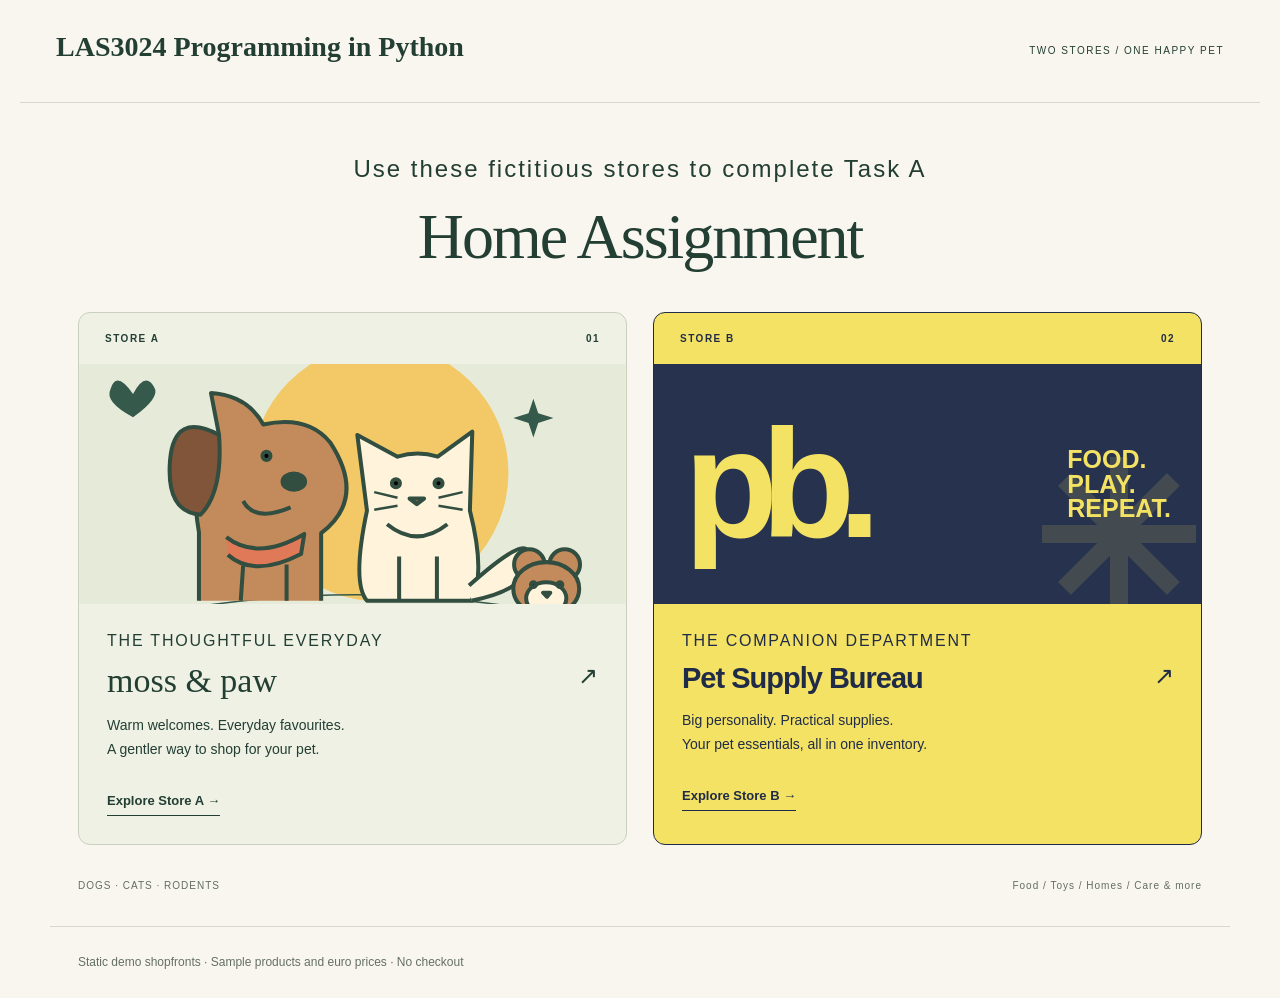
<file: index.html>
<!doctype html>
<html lang="en">

<head>
    <meta charset="utf-8">
    <meta name="viewport" content="width=device-width,initial-scale=1">
    <meta name="description" content="LAS3024 Programming in Python. Sample pet supplies for dogs, cats and rodents.">
    <title>LAS3024 Programming in Python</title>
    <link rel="icon" href="assets/dogs-1.svg">
    <link rel="stylesheet" href="assets/home.css">
</head>

<body>
    <header><a class="home-brand" href="index.html">LAS3024 Programming in Python<span></span></a><span class="edition">TWO STORES / ONE HAPPY PET</span></header>
    <main>
        <div class="intro"><span class="eyebrow">Use these fictitious stores to complete Task A</span>
            <h1>Home Assignment</h1>
        </div>
        <div class="store-choices"><a class="store moss" href="store-a/index.html">
                <div class="choice-top"><span>STORE A</span><span>01</span></div><img src="assets/friends.svg"
                    width="680" height="420" alt="Illustrated dog, cat and hamster">
                <div class="choice-copy"><span class="mini">THE THOUGHTFUL EVERYDAY</span>
                    <h2>moss & paw <span>↗</span></h2>
                    <p>Warm welcomes. Everyday favourites.<br>A gentler way to shop for your pet.</p><span
                        class="enter">Explore Store A →</span>
                </div>
            </a><a class="store bureau" href="store-b/index.html">
                <div class="choice-top"><span>STORE B</span><span>02</span></div>
                <div class="bureau-art" aria-hidden="true"><span>pb.</span>
                    <div>FOOD.<br>PLAY.<br>REPEAT.</div><b>✳</b>
                </div>
                <div class="choice-copy"><span class="mini">THE COMPANION DEPARTMENT</span>
                    <h2>Pet Supply Bureau <span>↗</span></h2>
                    <p>Big personality. Practical supplies.<br>Your pet essentials, all in one inventory.</p><span
                        class="enter">Explore Store B →</span>
                </div>
            </a></div>
        <p class="browse-note">DOGS · CATS · RODENTS <span>Food / Toys / Homes / Care & more</span></p>
    </main>
    <footer>Static demo shopfronts · Sample products and euro prices · No checkout</footer>
</body>

</html>
</file>
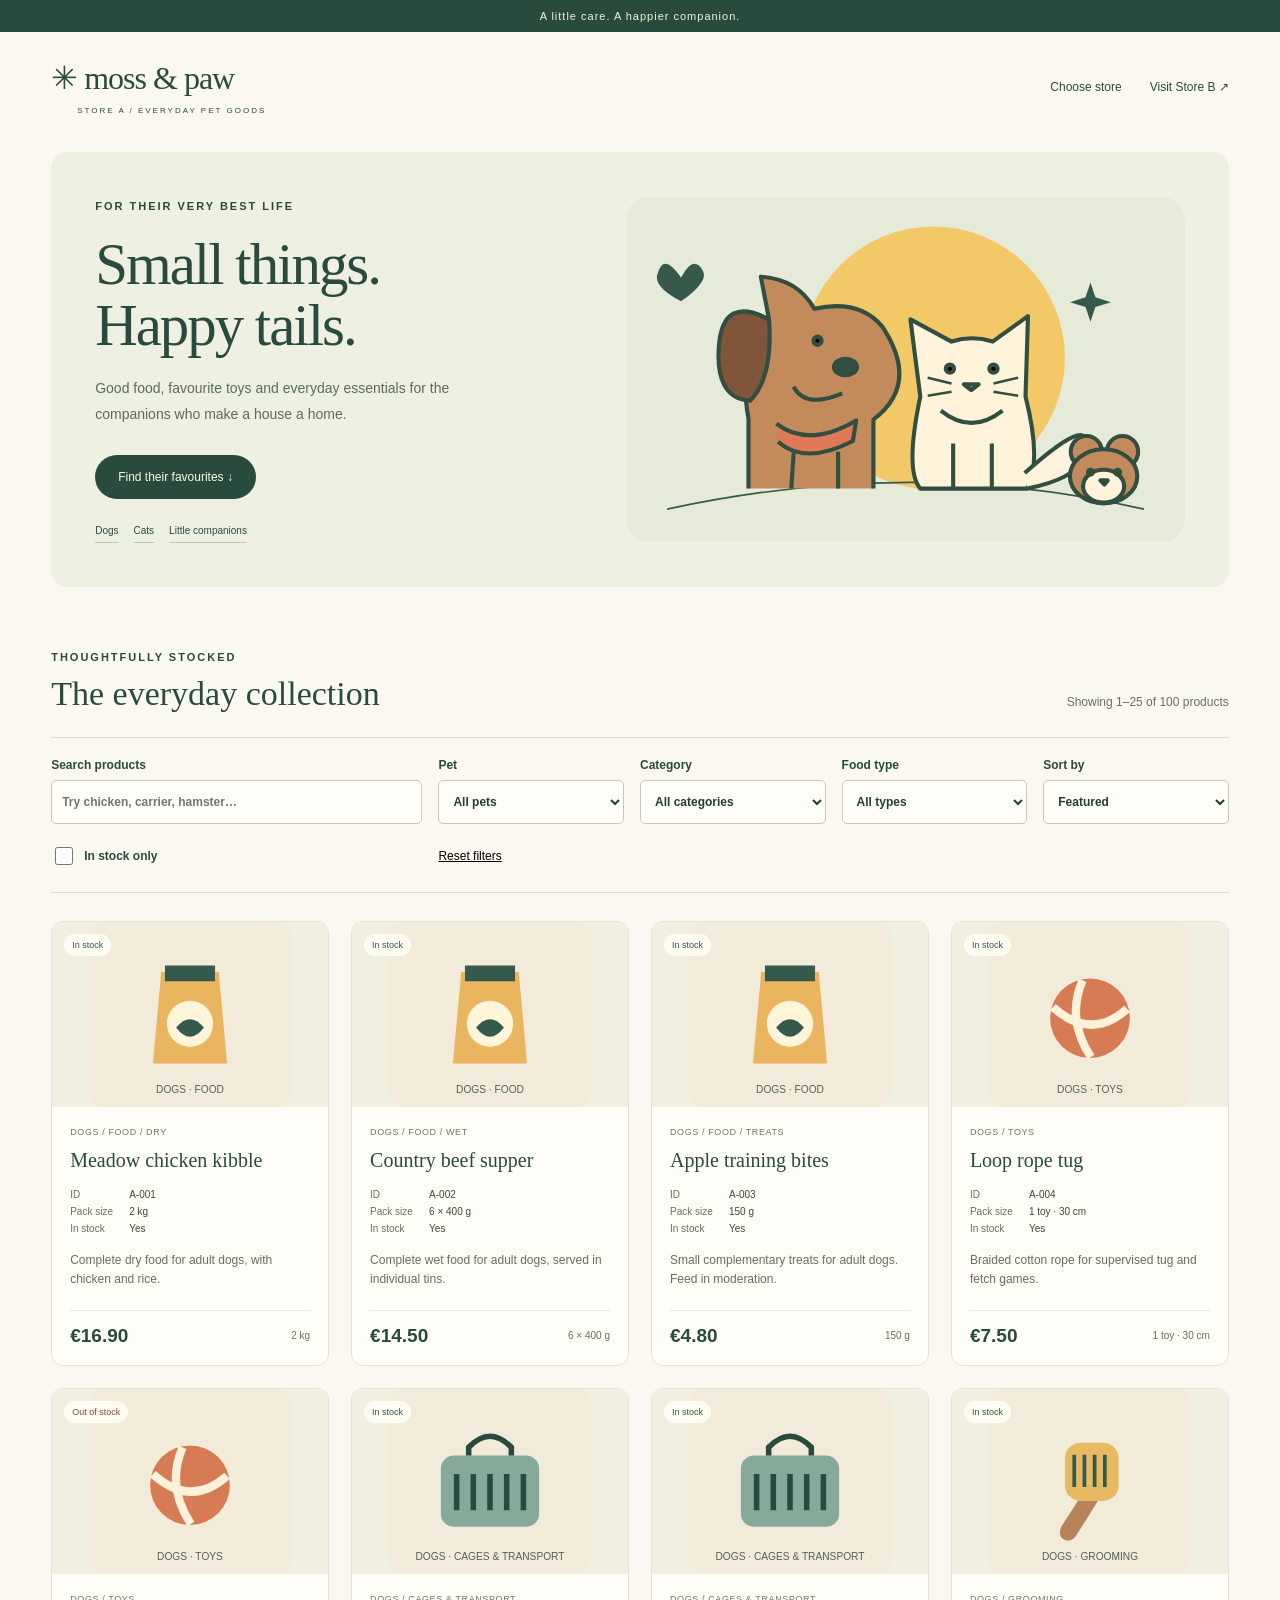
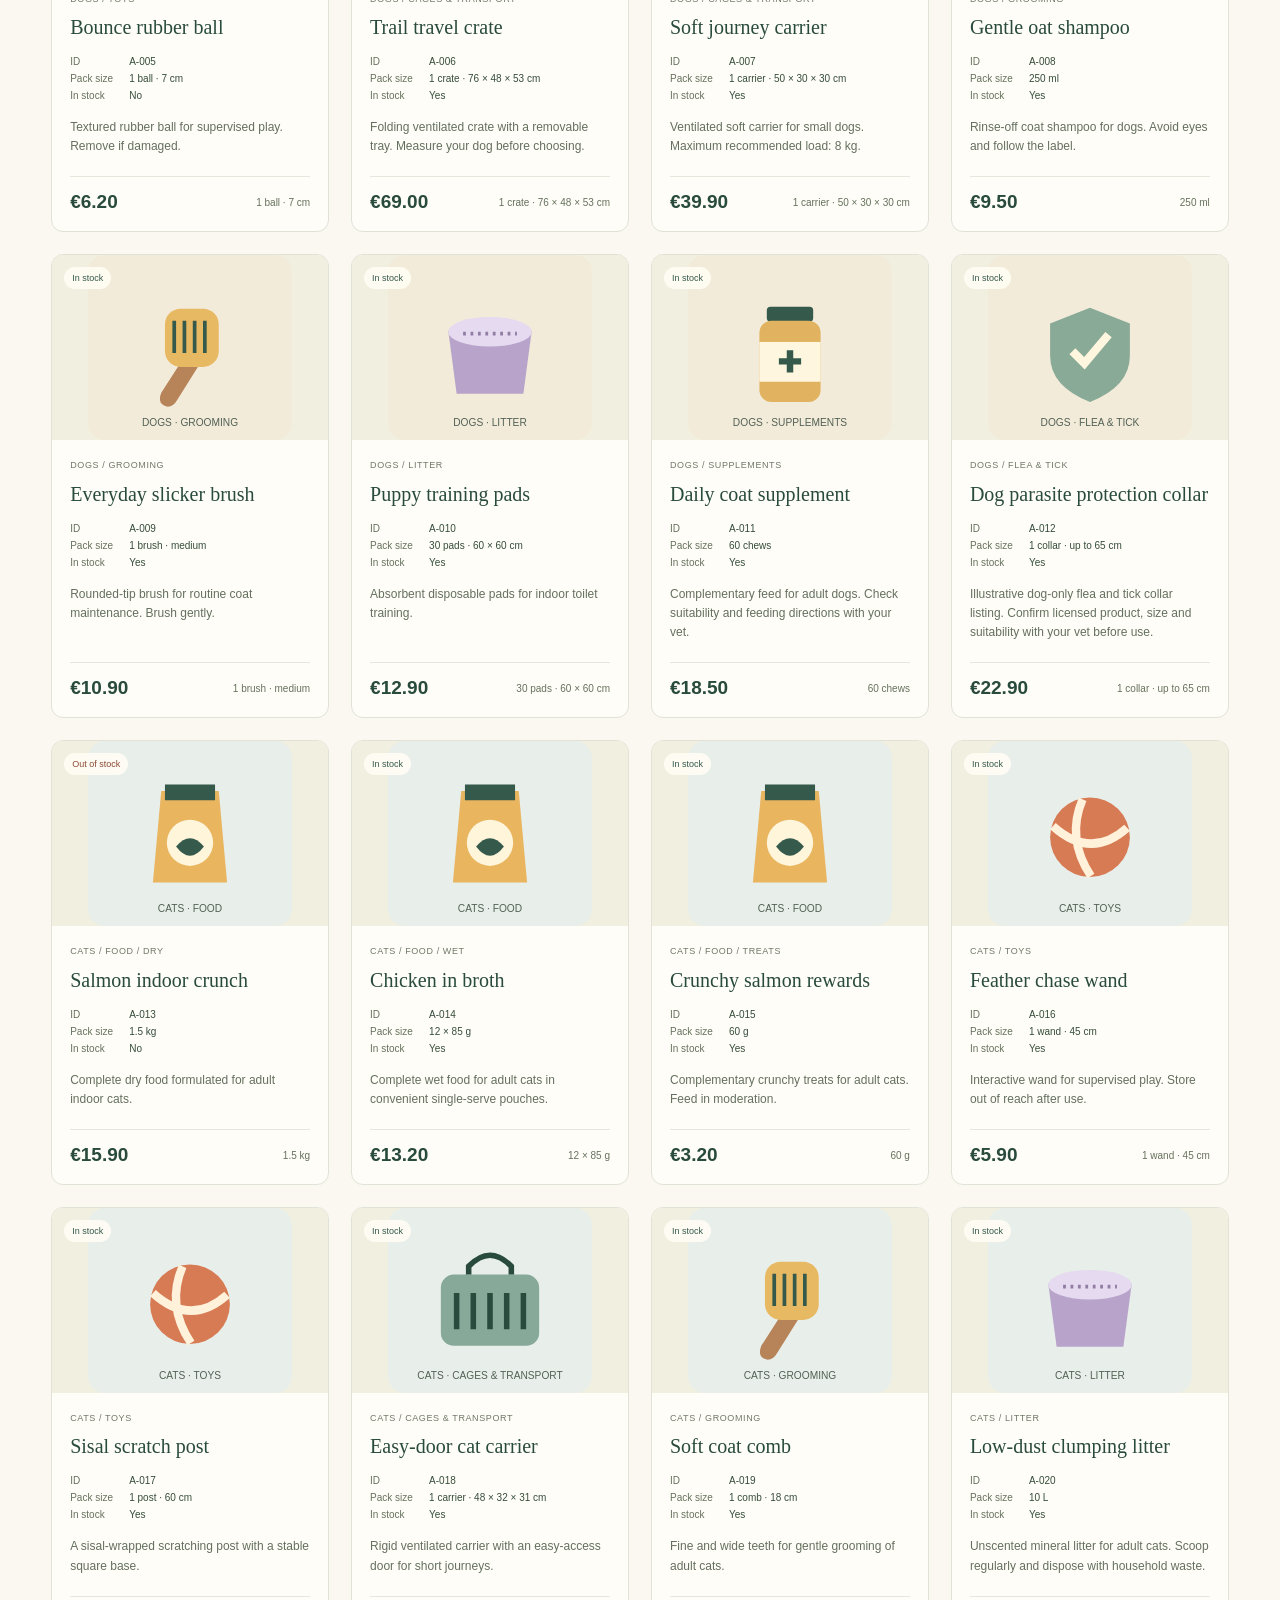
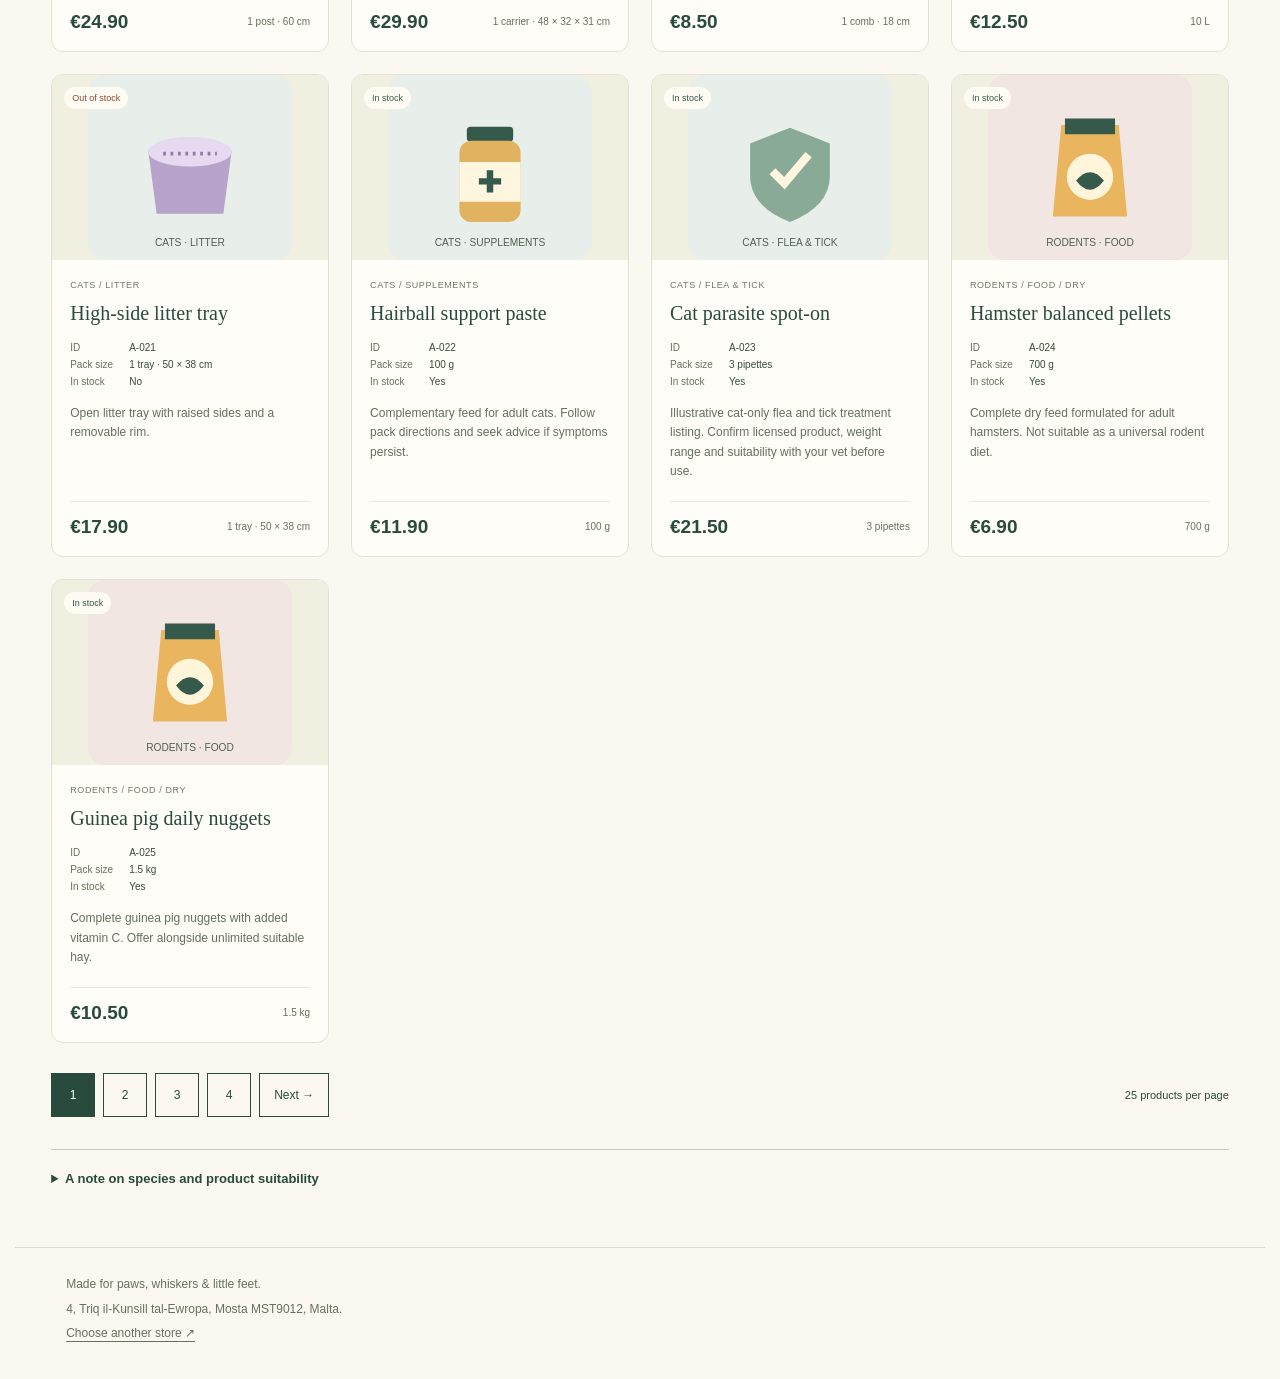
<file: store-a/index.html>
<!doctype html>
<html lang="en">

<head>
    <meta charset="utf-8">
    <meta name="viewport" content="width=device-width,initial-scale=1">
    <meta name="description" content="Store A — Moss & Paw. Sample pet supplies for dogs, cats and rodents.">
    <title>Store A — Moss & Paw | The Petshop Pair — Page 1 of 4</title>
    <link rel="icon" href="../assets/dogs-1.svg">
    <link rel="stylesheet" href="../assets/store-a.css">
</head>

<body><a class="skip" href="#catalog">Skip to products</a>
    <div class="announcement">A little care. A happier companion.</div>
    <header><a class="brand" href="./index.html">✳ moss & paw<span>STORE A / EVERYDAY PET GOODS</span></a>
        <nav aria-label="Main"><a href="../index.html">Choose store</a><a href="../store-b/index.html">Visit Store B
                ↗</a></nav>
    </header>
    <main>
        <section class="hero">
            <div><span class="eyebrow">FOR THEIR VERY BEST LIFE</span>
                <h1>Small things.<br>Happy tails.</h1>
                <p>Good food, favourite toys and everyday essentials for the companions who make a house a home.</p><a
                    class="primary" href="#catalog">Find their favourites ↓</a>
                <div class="hero-tags"><span>Dogs</span><span>Cats</span><span>Little companions</span></div>
            </div><img src="../assets/friends.svg" alt="Illustration of a friendly dog, cat and hamster" width="680"
                height="420">
        </section>
        <section id="catalog">
            <div class="section-heading">
                <div><span class="eyebrow">THOUGHTFULLY STOCKED</span>
                    <h2>The everyday collection</h2>
                </div>
                <p><span id="count" role="status" aria-live="polite">Showing 1–25 of 100 products</span></p>
            </div>
            <form class="filters " role="search" aria-label="Filter products"><label>Search products<input id="search"
                        type="search" placeholder="Try chicken, carrier, hamster…"></label><label>Pet<select id="pet">
                        <option value="">All pets</option>
                        <option>Dogs</option>
                        <option>Cats</option>
                        <option>Rodents</option>
                    </select></label><label>Category<select id="category">
                        <option value="">All categories</option>
                        <option>Food</option>
                        <option>Toys</option>
                        <option>Cages &amp; Transport</option>
                        <option>Grooming</option>
                        <option>Litter</option>
                        <option>Supplements</option>
                        <option>Flea &amp; Tick</option>
                    </select></label><label>Food type<select id="food">
                        <option value="">All types</option>
                        <option>Dry</option>
                        <option>Wet</option>
                        <option>Treats</option>
                    </select></label><label>Sort by<select id="sort">
                        <option value="default">Featured</option>
                        <option value="price-low">Price: low to high</option>
                        <option value="price-high">Price: high to low</option>
                        <option value="name">Name: A–Z</option>
                    </select></label><label class="stock-check"><input id="stock" type="checkbox"> In stock
                    only</label><button type="reset" class="reset">Reset filters</button></form>
            <p class="empty" hidden>No products match. Try a different search or reset the filters.</p>
            <div class="product-grid" id="products" data-page="1">
                <article class="product-card" data-id="A-001" data-pet="Dogs" data-category="Food" data-food="Dry"
                    data-price="16.90" data-stock="yes" itemscope itemtype="https://schema.org/Product">
                    <div class="product-visual"><img src="../assets/dogs-0.svg"
                            alt="Illustrated placeholder for Meadow chicken kibble" width="220" height="200"
                            loading="lazy" itemprop="image"><span class="badge ">In stock</span></div>
                    <div class="product-copy">
                        <p class="product-category">Dogs / Food / Dry</p>
                        <h3 itemprop="name">Meadow chicken kibble</h3>
                        <dl>
                            <div>
                                <dt>ID</dt>
                                <dd itemprop="sku">A-001</dd>
                            </div>
                            <div>
                                <dt>Pack size</dt>
                                <dd>2 kg</dd>
                            </div>
                            <div>
                                <dt>In stock</dt>
                                <dd>Yes</dd>
                            </div>
                        </dl>
                        <p class="description" itemprop="description">Complete dry food for adult dogs, with chicken and
                            rice.</p>
                        <div class="product-bottom" itemprop="offers" itemscope itemtype="https://schema.org/Offer">
                            <data itemprop="price" value="16.90">€16.90</data>
                            <meta itemprop="priceCurrency" content="EUR">
                            <link itemprop="availability" href="https://schema.org/InStock"><span class="pack">2
                                kg</span>
                        </div>
                    </div>
                </article>
                <article class="product-card" data-id="A-002" data-pet="Dogs" data-category="Food" data-food="Wet"
                    data-price="14.50" data-stock="yes" itemscope itemtype="https://schema.org/Product">
                    <div class="product-visual"><img src="../assets/dogs-0.svg"
                            alt="Illustrated placeholder for Country beef supper" width="220" height="200"
                            loading="lazy" itemprop="image"><span class="badge ">In stock</span></div>
                    <div class="product-copy">
                        <p class="product-category">Dogs / Food / Wet</p>
                        <h3 itemprop="name">Country beef supper</h3>
                        <dl>
                            <div>
                                <dt>ID</dt>
                                <dd itemprop="sku">A-002</dd>
                            </div>
                            <div>
                                <dt>Pack size</dt>
                                <dd>6 × 400 g</dd>
                            </div>
                            <div>
                                <dt>In stock</dt>
                                <dd>Yes</dd>
                            </div>
                        </dl>
                        <p class="description" itemprop="description">Complete wet food for adult dogs, served in
                            individual tins.</p>
                        <div class="product-bottom" itemprop="offers" itemscope itemtype="https://schema.org/Offer">
                            <data itemprop="price" value="14.50">€14.50</data>
                            <meta itemprop="priceCurrency" content="EUR">
                            <link itemprop="availability" href="https://schema.org/InStock"><span class="pack">6 × 400
                                g</span>
                        </div>
                    </div>
                </article>
                <article class="product-card" data-id="A-003" data-pet="Dogs" data-category="Food" data-food="Treats"
                    data-price="4.80" data-stock="yes" itemscope itemtype="https://schema.org/Product">
                    <div class="product-visual"><img src="../assets/dogs-0.svg"
                            alt="Illustrated placeholder for Apple training bites" width="220" height="200"
                            loading="lazy" itemprop="image"><span class="badge ">In stock</span></div>
                    <div class="product-copy">
                        <p class="product-category">Dogs / Food / Treats</p>
                        <h3 itemprop="name">Apple training bites</h3>
                        <dl>
                            <div>
                                <dt>ID</dt>
                                <dd itemprop="sku">A-003</dd>
                            </div>
                            <div>
                                <dt>Pack size</dt>
                                <dd>150 g</dd>
                            </div>
                            <div>
                                <dt>In stock</dt>
                                <dd>Yes</dd>
                            </div>
                        </dl>
                        <p class="description" itemprop="description">Small complementary treats for adult dogs. Feed in
                            moderation.</p>
                        <div class="product-bottom" itemprop="offers" itemscope itemtype="https://schema.org/Offer">
                            <data itemprop="price" value="4.80">€4.80</data>
                            <meta itemprop="priceCurrency" content="EUR">
                            <link itemprop="availability" href="https://schema.org/InStock"><span class="pack">150
                                g</span>
                        </div>
                    </div>
                </article>
                <article class="product-card" data-id="A-004" data-pet="Dogs" data-category="Toys" data-food=""
                    data-price="7.50" data-stock="yes" itemscope itemtype="https://schema.org/Product">
                    <div class="product-visual"><img src="../assets/dogs-1.svg"
                            alt="Illustrated placeholder for Loop rope tug" width="220" height="200" loading="lazy"
                            itemprop="image"><span class="badge ">In stock</span></div>
                    <div class="product-copy">
                        <p class="product-category">Dogs / Toys</p>
                        <h3 itemprop="name">Loop rope tug</h3>
                        <dl>
                            <div>
                                <dt>ID</dt>
                                <dd itemprop="sku">A-004</dd>
                            </div>
                            <div>
                                <dt>Pack size</dt>
                                <dd>1 toy · 30 cm</dd>
                            </div>
                            <div>
                                <dt>In stock</dt>
                                <dd>Yes</dd>
                            </div>
                        </dl>
                        <p class="description" itemprop="description">Braided cotton rope for supervised tug and fetch
                            games.</p>
                        <div class="product-bottom" itemprop="offers" itemscope itemtype="https://schema.org/Offer">
                            <data itemprop="price" value="7.50">€7.50</data>
                            <meta itemprop="priceCurrency" content="EUR">
                            <link itemprop="availability" href="https://schema.org/InStock"><span class="pack">1 toy ·
                                30 cm</span>
                        </div>
                    </div>
                </article>
                <article class="product-card" data-id="A-005" data-pet="Dogs" data-category="Toys" data-food=""
                    data-price="6.20" data-stock="no" itemscope itemtype="https://schema.org/Product">
                    <div class="product-visual"><img src="../assets/dogs-1.svg"
                            alt="Illustrated placeholder for Bounce rubber ball" width="220" height="200" loading="lazy"
                            itemprop="image"><span class="badge sold">Out of stock</span></div>
                    <div class="product-copy">
                        <p class="product-category">Dogs / Toys</p>
                        <h3 itemprop="name">Bounce rubber ball</h3>
                        <dl>
                            <div>
                                <dt>ID</dt>
                                <dd itemprop="sku">A-005</dd>
                            </div>
                            <div>
                                <dt>Pack size</dt>
                                <dd>1 ball · 7 cm</dd>
                            </div>
                            <div>
                                <dt>In stock</dt>
                                <dd>No</dd>
                            </div>
                        </dl>
                        <p class="description" itemprop="description">Textured rubber ball for supervised play. Remove
                            if damaged.</p>
                        <div class="product-bottom" itemprop="offers" itemscope itemtype="https://schema.org/Offer">
                            <data itemprop="price" value="6.20">€6.20</data>
                            <meta itemprop="priceCurrency" content="EUR">
                            <link itemprop="availability" href="https://schema.org/OutOfStock"><span class="pack">1 ball
                                · 7 cm</span>
                        </div>
                    </div>
                </article>
                <article class="product-card" data-id="A-006" data-pet="Dogs" data-category="Cages &amp; Transport"
                    data-food="" data-price="69.00" data-stock="yes" itemscope itemtype="https://schema.org/Product">
                    <div class="product-visual"><img src="../assets/dogs-2.svg"
                            alt="Illustrated placeholder for Trail travel crate" width="220" height="200" loading="lazy"
                            itemprop="image"><span class="badge ">In stock</span></div>
                    <div class="product-copy">
                        <p class="product-category">Dogs / Cages &amp; Transport</p>
                        <h3 itemprop="name">Trail travel crate</h3>
                        <dl>
                            <div>
                                <dt>ID</dt>
                                <dd itemprop="sku">A-006</dd>
                            </div>
                            <div>
                                <dt>Pack size</dt>
                                <dd>1 crate · 76 × 48 × 53 cm</dd>
                            </div>
                            <div>
                                <dt>In stock</dt>
                                <dd>Yes</dd>
                            </div>
                        </dl>
                        <p class="description" itemprop="description">Folding ventilated crate with a removable tray.
                            Measure your dog before choosing.</p>
                        <div class="product-bottom" itemprop="offers" itemscope itemtype="https://schema.org/Offer">
                            <data itemprop="price" value="69.00">€69.00</data>
                            <meta itemprop="priceCurrency" content="EUR">
                            <link itemprop="availability" href="https://schema.org/InStock"><span class="pack">1 crate ·
                                76 × 48 × 53 cm</span>
                        </div>
                    </div>
                </article>
                <article class="product-card" data-id="A-007" data-pet="Dogs" data-category="Cages &amp; Transport"
                    data-food="" data-price="39.90" data-stock="yes" itemscope itemtype="https://schema.org/Product">
                    <div class="product-visual"><img src="../assets/dogs-2.svg"
                            alt="Illustrated placeholder for Soft journey carrier" width="220" height="200"
                            loading="lazy" itemprop="image"><span class="badge ">In stock</span></div>
                    <div class="product-copy">
                        <p class="product-category">Dogs / Cages &amp; Transport</p>
                        <h3 itemprop="name">Soft journey carrier</h3>
                        <dl>
                            <div>
                                <dt>ID</dt>
                                <dd itemprop="sku">A-007</dd>
                            </div>
                            <div>
                                <dt>Pack size</dt>
                                <dd>1 carrier · 50 × 30 × 30 cm</dd>
                            </div>
                            <div>
                                <dt>In stock</dt>
                                <dd>Yes</dd>
                            </div>
                        </dl>
                        <p class="description" itemprop="description">Ventilated soft carrier for small dogs. Maximum
                            recommended load: 8 kg.</p>
                        <div class="product-bottom" itemprop="offers" itemscope itemtype="https://schema.org/Offer">
                            <data itemprop="price" value="39.90">€39.90</data>
                            <meta itemprop="priceCurrency" content="EUR">
                            <link itemprop="availability" href="https://schema.org/InStock"><span class="pack">1 carrier
                                · 50 × 30 × 30 cm</span>
                        </div>
                    </div>
                </article>
                <article class="product-card" data-id="A-008" data-pet="Dogs" data-category="Grooming" data-food=""
                    data-price="9.50" data-stock="yes" itemscope itemtype="https://schema.org/Product">
                    <div class="product-visual"><img src="../assets/dogs-3.svg"
                            alt="Illustrated placeholder for Gentle oat shampoo" width="220" height="200" loading="lazy"
                            itemprop="image"><span class="badge ">In stock</span></div>
                    <div class="product-copy">
                        <p class="product-category">Dogs / Grooming</p>
                        <h3 itemprop="name">Gentle oat shampoo</h3>
                        <dl>
                            <div>
                                <dt>ID</dt>
                                <dd itemprop="sku">A-008</dd>
                            </div>
                            <div>
                                <dt>Pack size</dt>
                                <dd>250 ml</dd>
                            </div>
                            <div>
                                <dt>In stock</dt>
                                <dd>Yes</dd>
                            </div>
                        </dl>
                        <p class="description" itemprop="description">Rinse-off coat shampoo for dogs. Avoid eyes and
                            follow the label.</p>
                        <div class="product-bottom" itemprop="offers" itemscope itemtype="https://schema.org/Offer">
                            <data itemprop="price" value="9.50">€9.50</data>
                            <meta itemprop="priceCurrency" content="EUR">
                            <link itemprop="availability" href="https://schema.org/InStock"><span class="pack">250
                                ml</span>
                        </div>
                    </div>
                </article>
                <article class="product-card" data-id="A-009" data-pet="Dogs" data-category="Grooming" data-food=""
                    data-price="10.90" data-stock="yes" itemscope itemtype="https://schema.org/Product">
                    <div class="product-visual"><img src="../assets/dogs-3.svg"
                            alt="Illustrated placeholder for Everyday slicker brush" width="220" height="200"
                            loading="lazy" itemprop="image"><span class="badge ">In stock</span></div>
                    <div class="product-copy">
                        <p class="product-category">Dogs / Grooming</p>
                        <h3 itemprop="name">Everyday slicker brush</h3>
                        <dl>
                            <div>
                                <dt>ID</dt>
                                <dd itemprop="sku">A-009</dd>
                            </div>
                            <div>
                                <dt>Pack size</dt>
                                <dd>1 brush · medium</dd>
                            </div>
                            <div>
                                <dt>In stock</dt>
                                <dd>Yes</dd>
                            </div>
                        </dl>
                        <p class="description" itemprop="description">Rounded-tip brush for routine coat maintenance.
                            Brush gently.</p>
                        <div class="product-bottom" itemprop="offers" itemscope itemtype="https://schema.org/Offer">
                            <data itemprop="price" value="10.90">€10.90</data>
                            <meta itemprop="priceCurrency" content="EUR">
                            <link itemprop="availability" href="https://schema.org/InStock"><span class="pack">1 brush ·
                                medium</span>
                        </div>
                    </div>
                </article>
                <article class="product-card" data-id="A-010" data-pet="Dogs" data-category="Litter" data-food=""
                    data-price="12.90" data-stock="yes" itemscope itemtype="https://schema.org/Product">
                    <div class="product-visual"><img src="../assets/dogs-4.svg"
                            alt="Illustrated placeholder for Puppy training pads" width="220" height="200"
                            loading="lazy" itemprop="image"><span class="badge ">In stock</span></div>
                    <div class="product-copy">
                        <p class="product-category">Dogs / Litter</p>
                        <h3 itemprop="name">Puppy training pads</h3>
                        <dl>
                            <div>
                                <dt>ID</dt>
                                <dd itemprop="sku">A-010</dd>
                            </div>
                            <div>
                                <dt>Pack size</dt>
                                <dd>30 pads · 60 × 60 cm</dd>
                            </div>
                            <div>
                                <dt>In stock</dt>
                                <dd>Yes</dd>
                            </div>
                        </dl>
                        <p class="description" itemprop="description">Absorbent disposable pads for indoor toilet
                            training.</p>
                        <div class="product-bottom" itemprop="offers" itemscope itemtype="https://schema.org/Offer">
                            <data itemprop="price" value="12.90">€12.90</data>
                            <meta itemprop="priceCurrency" content="EUR">
                            <link itemprop="availability" href="https://schema.org/InStock"><span class="pack">30 pads ·
                                60 × 60 cm</span>
                        </div>
                    </div>
                </article>
                <article class="product-card" data-id="A-011" data-pet="Dogs" data-category="Supplements" data-food=""
                    data-price="18.50" data-stock="yes" itemscope itemtype="https://schema.org/Product">
                    <div class="product-visual"><img src="../assets/dogs-5.svg"
                            alt="Illustrated placeholder for Daily coat supplement" width="220" height="200"
                            loading="lazy" itemprop="image"><span class="badge ">In stock</span></div>
                    <div class="product-copy">
                        <p class="product-category">Dogs / Supplements</p>
                        <h3 itemprop="name">Daily coat supplement</h3>
                        <dl>
                            <div>
                                <dt>ID</dt>
                                <dd itemprop="sku">A-011</dd>
                            </div>
                            <div>
                                <dt>Pack size</dt>
                                <dd>60 chews</dd>
                            </div>
                            <div>
                                <dt>In stock</dt>
                                <dd>Yes</dd>
                            </div>
                        </dl>
                        <p class="description" itemprop="description">Complementary feed for adult dogs. Check
                            suitability and feeding directions with your vet.</p>
                        <div class="product-bottom" itemprop="offers" itemscope itemtype="https://schema.org/Offer">
                            <data itemprop="price" value="18.50">€18.50</data>
                            <meta itemprop="priceCurrency" content="EUR">
                            <link itemprop="availability" href="https://schema.org/InStock"><span class="pack">60
                                chews</span>
                        </div>
                    </div>
                </article>
                <article class="product-card" data-id="A-012" data-pet="Dogs" data-category="Flea &amp; Tick"
                    data-food="" data-price="22.90" data-stock="yes" itemscope itemtype="https://schema.org/Product">
                    <div class="product-visual"><img src="../assets/dogs-6.svg"
                            alt="Illustrated placeholder for Dog parasite protection collar" width="220" height="200"
                            loading="lazy" itemprop="image"><span class="badge ">In stock</span></div>
                    <div class="product-copy">
                        <p class="product-category">Dogs / Flea &amp; Tick</p>
                        <h3 itemprop="name">Dog parasite protection collar</h3>
                        <dl>
                            <div>
                                <dt>ID</dt>
                                <dd itemprop="sku">A-012</dd>
                            </div>
                            <div>
                                <dt>Pack size</dt>
                                <dd>1 collar · up to 65 cm</dd>
                            </div>
                            <div>
                                <dt>In stock</dt>
                                <dd>Yes</dd>
                            </div>
                        </dl>
                        <p class="description" itemprop="description">Illustrative dog-only flea and tick collar
                            listing. Confirm licensed product, size and suitability with your vet before use.</p>
                        <div class="product-bottom" itemprop="offers" itemscope itemtype="https://schema.org/Offer">
                            <data itemprop="price" value="22.90">€22.90</data>
                            <meta itemprop="priceCurrency" content="EUR">
                            <link itemprop="availability" href="https://schema.org/InStock"><span class="pack">1 collar
                                · up to 65 cm</span>
                        </div>
                    </div>
                </article>
                <article class="product-card" data-id="A-013" data-pet="Cats" data-category="Food" data-food="Dry"
                    data-price="15.90" data-stock="no" itemscope itemtype="https://schema.org/Product">
                    <div class="product-visual"><img src="../assets/cats-0.svg"
                            alt="Illustrated placeholder for Salmon indoor crunch" width="220" height="200"
                            loading="lazy" itemprop="image"><span class="badge sold">Out of stock</span></div>
                    <div class="product-copy">
                        <p class="product-category">Cats / Food / Dry</p>
                        <h3 itemprop="name">Salmon indoor crunch</h3>
                        <dl>
                            <div>
                                <dt>ID</dt>
                                <dd itemprop="sku">A-013</dd>
                            </div>
                            <div>
                                <dt>Pack size</dt>
                                <dd>1.5 kg</dd>
                            </div>
                            <div>
                                <dt>In stock</dt>
                                <dd>No</dd>
                            </div>
                        </dl>
                        <p class="description" itemprop="description">Complete dry food formulated for adult indoor
                            cats.</p>
                        <div class="product-bottom" itemprop="offers" itemscope itemtype="https://schema.org/Offer">
                            <data itemprop="price" value="15.90">€15.90</data>
                            <meta itemprop="priceCurrency" content="EUR">
                            <link itemprop="availability" href="https://schema.org/OutOfStock"><span class="pack">1.5
                                kg</span>
                        </div>
                    </div>
                </article>
                <article class="product-card" data-id="A-014" data-pet="Cats" data-category="Food" data-food="Wet"
                    data-price="13.20" data-stock="yes" itemscope itemtype="https://schema.org/Product">
                    <div class="product-visual"><img src="../assets/cats-0.svg"
                            alt="Illustrated placeholder for Chicken in broth" width="220" height="200" loading="lazy"
                            itemprop="image"><span class="badge ">In stock</span></div>
                    <div class="product-copy">
                        <p class="product-category">Cats / Food / Wet</p>
                        <h3 itemprop="name">Chicken in broth</h3>
                        <dl>
                            <div>
                                <dt>ID</dt>
                                <dd itemprop="sku">A-014</dd>
                            </div>
                            <div>
                                <dt>Pack size</dt>
                                <dd>12 × 85 g</dd>
                            </div>
                            <div>
                                <dt>In stock</dt>
                                <dd>Yes</dd>
                            </div>
                        </dl>
                        <p class="description" itemprop="description">Complete wet food for adult cats in convenient
                            single-serve pouches.</p>
                        <div class="product-bottom" itemprop="offers" itemscope itemtype="https://schema.org/Offer">
                            <data itemprop="price" value="13.20">€13.20</data>
                            <meta itemprop="priceCurrency" content="EUR">
                            <link itemprop="availability" href="https://schema.org/InStock"><span class="pack">12 × 85
                                g</span>
                        </div>
                    </div>
                </article>
                <article class="product-card" data-id="A-015" data-pet="Cats" data-category="Food" data-food="Treats"
                    data-price="3.20" data-stock="yes" itemscope itemtype="https://schema.org/Product">
                    <div class="product-visual"><img src="../assets/cats-0.svg"
                            alt="Illustrated placeholder for Crunchy salmon rewards" width="220" height="200"
                            loading="lazy" itemprop="image"><span class="badge ">In stock</span></div>
                    <div class="product-copy">
                        <p class="product-category">Cats / Food / Treats</p>
                        <h3 itemprop="name">Crunchy salmon rewards</h3>
                        <dl>
                            <div>
                                <dt>ID</dt>
                                <dd itemprop="sku">A-015</dd>
                            </div>
                            <div>
                                <dt>Pack size</dt>
                                <dd>60 g</dd>
                            </div>
                            <div>
                                <dt>In stock</dt>
                                <dd>Yes</dd>
                            </div>
                        </dl>
                        <p class="description" itemprop="description">Complementary crunchy treats for adult cats. Feed
                            in moderation.</p>
                        <div class="product-bottom" itemprop="offers" itemscope itemtype="https://schema.org/Offer">
                            <data itemprop="price" value="3.20">€3.20</data>
                            <meta itemprop="priceCurrency" content="EUR">
                            <link itemprop="availability" href="https://schema.org/InStock"><span class="pack">60
                                g</span>
                        </div>
                    </div>
                </article>
                <article class="product-card" data-id="A-016" data-pet="Cats" data-category="Toys" data-food=""
                    data-price="5.90" data-stock="yes" itemscope itemtype="https://schema.org/Product">
                    <div class="product-visual"><img src="../assets/cats-1.svg"
                            alt="Illustrated placeholder for Feather chase wand" width="220" height="200" loading="lazy"
                            itemprop="image"><span class="badge ">In stock</span></div>
                    <div class="product-copy">
                        <p class="product-category">Cats / Toys</p>
                        <h3 itemprop="name">Feather chase wand</h3>
                        <dl>
                            <div>
                                <dt>ID</dt>
                                <dd itemprop="sku">A-016</dd>
                            </div>
                            <div>
                                <dt>Pack size</dt>
                                <dd>1 wand · 45 cm</dd>
                            </div>
                            <div>
                                <dt>In stock</dt>
                                <dd>Yes</dd>
                            </div>
                        </dl>
                        <p class="description" itemprop="description">Interactive wand for supervised play. Store out of
                            reach after use.</p>
                        <div class="product-bottom" itemprop="offers" itemscope itemtype="https://schema.org/Offer">
                            <data itemprop="price" value="5.90">€5.90</data>
                            <meta itemprop="priceCurrency" content="EUR">
                            <link itemprop="availability" href="https://schema.org/InStock"><span class="pack">1 wand ·
                                45 cm</span>
                        </div>
                    </div>
                </article>
                <article class="product-card" data-id="A-017" data-pet="Cats" data-category="Toys" data-food=""
                    data-price="24.90" data-stock="yes" itemscope itemtype="https://schema.org/Product">
                    <div class="product-visual"><img src="../assets/cats-1.svg"
                            alt="Illustrated placeholder for Sisal scratch post" width="220" height="200" loading="lazy"
                            itemprop="image"><span class="badge ">In stock</span></div>
                    <div class="product-copy">
                        <p class="product-category">Cats / Toys</p>
                        <h3 itemprop="name">Sisal scratch post</h3>
                        <dl>
                            <div>
                                <dt>ID</dt>
                                <dd itemprop="sku">A-017</dd>
                            </div>
                            <div>
                                <dt>Pack size</dt>
                                <dd>1 post · 60 cm</dd>
                            </div>
                            <div>
                                <dt>In stock</dt>
                                <dd>Yes</dd>
                            </div>
                        </dl>
                        <p class="description" itemprop="description">A sisal-wrapped scratching post with a stable
                            square base.</p>
                        <div class="product-bottom" itemprop="offers" itemscope itemtype="https://schema.org/Offer">
                            <data itemprop="price" value="24.90">€24.90</data>
                            <meta itemprop="priceCurrency" content="EUR">
                            <link itemprop="availability" href="https://schema.org/InStock"><span class="pack">1 post ·
                                60 cm</span>
                        </div>
                    </div>
                </article>
                <article class="product-card" data-id="A-018" data-pet="Cats" data-category="Cages &amp; Transport"
                    data-food="" data-price="29.90" data-stock="yes" itemscope itemtype="https://schema.org/Product">
                    <div class="product-visual"><img src="../assets/cats-2.svg"
                            alt="Illustrated placeholder for Easy-door cat carrier" width="220" height="200"
                            loading="lazy" itemprop="image"><span class="badge ">In stock</span></div>
                    <div class="product-copy">
                        <p class="product-category">Cats / Cages &amp; Transport</p>
                        <h3 itemprop="name">Easy-door cat carrier</h3>
                        <dl>
                            <div>
                                <dt>ID</dt>
                                <dd itemprop="sku">A-018</dd>
                            </div>
                            <div>
                                <dt>Pack size</dt>
                                <dd>1 carrier · 48 × 32 × 31 cm</dd>
                            </div>
                            <div>
                                <dt>In stock</dt>
                                <dd>Yes</dd>
                            </div>
                        </dl>
                        <p class="description" itemprop="description">Rigid ventilated carrier with an easy-access door
                            for short journeys.</p>
                        <div class="product-bottom" itemprop="offers" itemscope itemtype="https://schema.org/Offer">
                            <data itemprop="price" value="29.90">€29.90</data>
                            <meta itemprop="priceCurrency" content="EUR">
                            <link itemprop="availability" href="https://schema.org/InStock"><span class="pack">1 carrier
                                · 48 × 32 × 31 cm</span>
                        </div>
                    </div>
                </article>
                <article class="product-card" data-id="A-019" data-pet="Cats" data-category="Grooming" data-food=""
                    data-price="8.50" data-stock="yes" itemscope itemtype="https://schema.org/Product">
                    <div class="product-visual"><img src="../assets/cats-3.svg"
                            alt="Illustrated placeholder for Soft coat comb" width="220" height="200" loading="lazy"
                            itemprop="image"><span class="badge ">In stock</span></div>
                    <div class="product-copy">
                        <p class="product-category">Cats / Grooming</p>
                        <h3 itemprop="name">Soft coat comb</h3>
                        <dl>
                            <div>
                                <dt>ID</dt>
                                <dd itemprop="sku">A-019</dd>
                            </div>
                            <div>
                                <dt>Pack size</dt>
                                <dd>1 comb · 18 cm</dd>
                            </div>
                            <div>
                                <dt>In stock</dt>
                                <dd>Yes</dd>
                            </div>
                        </dl>
                        <p class="description" itemprop="description">Fine and wide teeth for gentle grooming of adult
                            cats.</p>
                        <div class="product-bottom" itemprop="offers" itemscope itemtype="https://schema.org/Offer">
                            <data itemprop="price" value="8.50">€8.50</data>
                            <meta itemprop="priceCurrency" content="EUR">
                            <link itemprop="availability" href="https://schema.org/InStock"><span class="pack">1 comb ·
                                18 cm</span>
                        </div>
                    </div>
                </article>
                <article class="product-card" data-id="A-020" data-pet="Cats" data-category="Litter" data-food=""
                    data-price="12.50" data-stock="yes" itemscope itemtype="https://schema.org/Product">
                    <div class="product-visual"><img src="../assets/cats-4.svg"
                            alt="Illustrated placeholder for Low-dust clumping litter" width="220" height="200"
                            loading="lazy" itemprop="image"><span class="badge ">In stock</span></div>
                    <div class="product-copy">
                        <p class="product-category">Cats / Litter</p>
                        <h3 itemprop="name">Low-dust clumping litter</h3>
                        <dl>
                            <div>
                                <dt>ID</dt>
                                <dd itemprop="sku">A-020</dd>
                            </div>
                            <div>
                                <dt>Pack size</dt>
                                <dd>10 L</dd>
                            </div>
                            <div>
                                <dt>In stock</dt>
                                <dd>Yes</dd>
                            </div>
                        </dl>
                        <p class="description" itemprop="description">Unscented mineral litter for adult cats. Scoop
                            regularly and dispose with household waste.</p>
                        <div class="product-bottom" itemprop="offers" itemscope itemtype="https://schema.org/Offer">
                            <data itemprop="price" value="12.50">€12.50</data>
                            <meta itemprop="priceCurrency" content="EUR">
                            <link itemprop="availability" href="https://schema.org/InStock"><span class="pack">10
                                L</span>
                        </div>
                    </div>
                </article>
                <article class="product-card" data-id="A-021" data-pet="Cats" data-category="Litter" data-food=""
                    data-price="17.90" data-stock="no" itemscope itemtype="https://schema.org/Product">
                    <div class="product-visual"><img src="../assets/cats-4.svg"
                            alt="Illustrated placeholder for High-side litter tray" width="220" height="200"
                            loading="lazy" itemprop="image"><span class="badge sold">Out of stock</span></div>
                    <div class="product-copy">
                        <p class="product-category">Cats / Litter</p>
                        <h3 itemprop="name">High-side litter tray</h3>
                        <dl>
                            <div>
                                <dt>ID</dt>
                                <dd itemprop="sku">A-021</dd>
                            </div>
                            <div>
                                <dt>Pack size</dt>
                                <dd>1 tray · 50 × 38 cm</dd>
                            </div>
                            <div>
                                <dt>In stock</dt>
                                <dd>No</dd>
                            </div>
                        </dl>
                        <p class="description" itemprop="description">Open litter tray with raised sides and a removable
                            rim.</p>
                        <div class="product-bottom" itemprop="offers" itemscope itemtype="https://schema.org/Offer">
                            <data itemprop="price" value="17.90">€17.90</data>
                            <meta itemprop="priceCurrency" content="EUR">
                            <link itemprop="availability" href="https://schema.org/OutOfStock"><span class="pack">1 tray
                                · 50 × 38 cm</span>
                        </div>
                    </div>
                </article>
                <article class="product-card" data-id="A-022" data-pet="Cats" data-category="Supplements" data-food=""
                    data-price="11.90" data-stock="yes" itemscope itemtype="https://schema.org/Product">
                    <div class="product-visual"><img src="../assets/cats-5.svg"
                            alt="Illustrated placeholder for Hairball support paste" width="220" height="200"
                            loading="lazy" itemprop="image"><span class="badge ">In stock</span></div>
                    <div class="product-copy">
                        <p class="product-category">Cats / Supplements</p>
                        <h3 itemprop="name">Hairball support paste</h3>
                        <dl>
                            <div>
                                <dt>ID</dt>
                                <dd itemprop="sku">A-022</dd>
                            </div>
                            <div>
                                <dt>Pack size</dt>
                                <dd>100 g</dd>
                            </div>
                            <div>
                                <dt>In stock</dt>
                                <dd>Yes</dd>
                            </div>
                        </dl>
                        <p class="description" itemprop="description">Complementary feed for adult cats. Follow pack
                            directions and seek advice if symptoms persist.</p>
                        <div class="product-bottom" itemprop="offers" itemscope itemtype="https://schema.org/Offer">
                            <data itemprop="price" value="11.90">€11.90</data>
                            <meta itemprop="priceCurrency" content="EUR">
                            <link itemprop="availability" href="https://schema.org/InStock"><span class="pack">100
                                g</span>
                        </div>
                    </div>
                </article>
                <article class="product-card" data-id="A-023" data-pet="Cats" data-category="Flea &amp; Tick"
                    data-food="" data-price="21.50" data-stock="yes" itemscope itemtype="https://schema.org/Product">
                    <div class="product-visual"><img src="../assets/cats-6.svg"
                            alt="Illustrated placeholder for Cat parasite spot-on" width="220" height="200"
                            loading="lazy" itemprop="image"><span class="badge ">In stock</span></div>
                    <div class="product-copy">
                        <p class="product-category">Cats / Flea &amp; Tick</p>
                        <h3 itemprop="name">Cat parasite spot-on</h3>
                        <dl>
                            <div>
                                <dt>ID</dt>
                                <dd itemprop="sku">A-023</dd>
                            </div>
                            <div>
                                <dt>Pack size</dt>
                                <dd>3 pipettes</dd>
                            </div>
                            <div>
                                <dt>In stock</dt>
                                <dd>Yes</dd>
                            </div>
                        </dl>
                        <p class="description" itemprop="description">Illustrative cat-only flea and tick treatment
                            listing. Confirm licensed product, weight range and suitability with your vet before use.
                        </p>
                        <div class="product-bottom" itemprop="offers" itemscope itemtype="https://schema.org/Offer">
                            <data itemprop="price" value="21.50">€21.50</data>
                            <meta itemprop="priceCurrency" content="EUR">
                            <link itemprop="availability" href="https://schema.org/InStock"><span class="pack">3
                                pipettes</span>
                        </div>
                    </div>
                </article>
                <article class="product-card" data-id="A-024" data-pet="Rodents" data-category="Food" data-food="Dry"
                    data-price="6.90" data-stock="yes" itemscope itemtype="https://schema.org/Product">
                    <div class="product-visual"><img src="../assets/rodents-0.svg"
                            alt="Illustrated placeholder for Hamster balanced pellets" width="220" height="200"
                            loading="lazy" itemprop="image"><span class="badge ">In stock</span></div>
                    <div class="product-copy">
                        <p class="product-category">Rodents / Food / Dry</p>
                        <h3 itemprop="name">Hamster balanced pellets</h3>
                        <dl>
                            <div>
                                <dt>ID</dt>
                                <dd itemprop="sku">A-024</dd>
                            </div>
                            <div>
                                <dt>Pack size</dt>
                                <dd>700 g</dd>
                            </div>
                            <div>
                                <dt>In stock</dt>
                                <dd>Yes</dd>
                            </div>
                        </dl>
                        <p class="description" itemprop="description">Complete dry feed formulated for adult hamsters.
                            Not suitable as a universal rodent diet.</p>
                        <div class="product-bottom" itemprop="offers" itemscope itemtype="https://schema.org/Offer">
                            <data itemprop="price" value="6.90">€6.90</data>
                            <meta itemprop="priceCurrency" content="EUR">
                            <link itemprop="availability" href="https://schema.org/InStock"><span class="pack">700
                                g</span>
                        </div>
                    </div>
                </article>
                <article class="product-card" data-id="A-025" data-pet="Rodents" data-category="Food" data-food="Dry"
                    data-price="10.50" data-stock="yes" itemscope itemtype="https://schema.org/Product">
                    <div class="product-visual"><img src="../assets/rodents-0.svg"
                            alt="Illustrated placeholder for Guinea pig daily nuggets" width="220" height="200"
                            loading="lazy" itemprop="image"><span class="badge ">In stock</span></div>
                    <div class="product-copy">
                        <p class="product-category">Rodents / Food / Dry</p>
                        <h3 itemprop="name">Guinea pig daily nuggets</h3>
                        <dl>
                            <div>
                                <dt>ID</dt>
                                <dd itemprop="sku">A-025</dd>
                            </div>
                            <div>
                                <dt>Pack size</dt>
                                <dd>1.5 kg</dd>
                            </div>
                            <div>
                                <dt>In stock</dt>
                                <dd>Yes</dd>
                            </div>
                        </dl>
                        <p class="description" itemprop="description">Complete guinea pig nuggets with added vitamin C.
                            Offer alongside unlimited suitable hay.</p>
                        <div class="product-bottom" itemprop="offers" itemscope itemtype="https://schema.org/Offer">
                            <data itemprop="price" value="10.50">€10.50</data>
                            <meta itemprop="priceCurrency" content="EUR">
                            <link itemprop="availability" href="https://schema.org/InStock"><span class="pack">1.5
                                kg</span>
                        </div>
                    </div>
                </article>
            </div>
            <nav class="pagination" aria-label="Catalog pages"><a href="index.html" aria-current="page">1</a><a
                    href="page-2.html">2</a><a href="page-3.html">3</a><a href="page-4.html">4</a><a
                    href="page-2.html">Next →</a><span>25 products per page</span></nav>
            <details class="care-note">
                <summary>A note on species and product suitability</summary>
                <p>Rodent food and care are species-specific: read each description. Wet food and flea/tick products are
                    intentionally omitted for rodents; consult an exotic-pet vet about parasite care. Dogs use training
                    pads in the litter category. All products and prices are fictional samples; illustrations are
                    placeholders. Treatment and supplement listings are examples, not recommendations.</p>
            </details>
        </section>
    </main>
    <footer>
        <p>Made for paws, whiskers & little feet.</p>
        <p>4, Triq il-Kunsill tal-Ewropa, Mosta MST9012, Malta.</p><a href="../index.html">Choose another store ↗</a>
    </footer>
    <script src="../assets/catalog.js" defer></script>
    <script id="catalog-rows"
        type="application/json">["\u003carticle class=\"product-card\" data-id=\"A-001\" data-pet=\"Dogs\" data-category=\"Food\" data-food=\"Dry\" data-price=\"16.90\" data-stock=\"yes\" itemscope itemtype=\"https://schema.org/Product\">\u003cdiv class=\"product-visual\">\u003cimg src=\"../assets/dogs-0.svg\" alt=\"Illustrated placeholder for Meadow chicken kibble\" width=\"220\" height=\"200\" loading=\"lazy\" itemprop=\"image\">\u003cspan class=\"badge \">In stock\u003c/span>\u003c/div>\u003cdiv class=\"product-copy\">\u003cp class=\"product-category\">Dogs / Food / Dry\u003c/p>\u003ch3 itemprop=\"name\">Meadow chicken kibble\u003c/h3>\u003cdl>\u003cdiv>\u003cdt>ID\u003c/dt>\u003cdd itemprop=\"sku\">A-001\u003c/dd>\u003c/div>\u003cdiv>\u003cdt>Pack size\u003c/dt>\u003cdd>2 kg\u003c/dd>\u003c/div>\u003cdiv>\u003cdt>In stock\u003c/dt>\u003cdd>Yes\u003c/dd>\u003c/div>\u003c/dl>\u003cp class=\"description\" itemprop=\"description\">Complete dry food for adult dogs, with chicken and rice.\u003c/p>\u003cdiv class=\"product-bottom\" itemprop=\"offers\" itemscope itemtype=\"https://schema.org/Offer\">\u003cdata itemprop=\"price\" value=\"16.90\">€16.90\u003c/data>\u003cmeta itemprop=\"priceCurrency\" content=\"EUR\">\u003clink itemprop=\"availability\" href=\"https://schema.org/InStock\">\u003cspan class=\"pack\">2 kg\u003c/span>\u003c/div>\u003c/div>\u003c/article>","\u003carticle class=\"product-card\" data-id=\"A-002\" data-pet=\"Dogs\" data-category=\"Food\" data-food=\"Wet\" data-price=\"14.50\" data-stock=\"yes\" itemscope itemtype=\"https://schema.org/Product\">\u003cdiv class=\"product-visual\">\u003cimg src=\"../assets/dogs-0.svg\" alt=\"Illustrated placeholder for Country beef supper\" width=\"220\" height=\"200\" loading=\"lazy\" itemprop=\"image\">\u003cspan class=\"badge \">In stock\u003c/span>\u003c/div>\u003cdiv class=\"product-copy\">\u003cp class=\"product-category\">Dogs / Food / Wet\u003c/p>\u003ch3 itemprop=\"name\">Country beef supper\u003c/h3>\u003cdl>\u003cdiv>\u003cdt>ID\u003c/dt>\u003cdd itemprop=\"sku\">A-002\u003c/dd>\u003c/div>\u003cdiv>\u003cdt>Pack size\u003c/dt>\u003cdd>6 × 400 g\u003c/dd>\u003c/div>\u003cdiv>\u003cdt>In stock\u003c/dt>\u003cdd>Yes\u003c/dd>\u003c/div>\u003c/dl>\u003cp class=\"description\" itemprop=\"description\">Complete wet food for adult dogs, served in individual tins.\u003c/p>\u003cdiv class=\"product-bottom\" itemprop=\"offers\" itemscope itemtype=\"https://schema.org/Offer\">\u003cdata itemprop=\"price\" value=\"14.50\">€14.50\u003c/data>\u003cmeta itemprop=\"priceCurrency\" content=\"EUR\">\u003clink itemprop=\"availability\" href=\"https://schema.org/InStock\">\u003cspan class=\"pack\">6 × 400 g\u003c/span>\u003c/div>\u003c/div>\u003c/article>","\u003carticle class=\"product-card\" data-id=\"A-003\" data-pet=\"Dogs\" data-category=\"Food\" data-food=\"Treats\" data-price=\"4.80\" data-stock=\"yes\" itemscope itemtype=\"https://schema.org/Product\">\u003cdiv class=\"product-visual\">\u003cimg src=\"../assets/dogs-0.svg\" alt=\"Illustrated placeholder for Apple training bites\" width=\"220\" height=\"200\" loading=\"lazy\" itemprop=\"image\">\u003cspan class=\"badge \">In stock\u003c/span>\u003c/div>\u003cdiv class=\"product-copy\">\u003cp class=\"product-category\">Dogs / Food / Treats\u003c/p>\u003ch3 itemprop=\"name\">Apple training bites\u003c/h3>\u003cdl>\u003cdiv>\u003cdt>ID\u003c/dt>\u003cdd itemprop=\"sku\">A-003\u003c/dd>\u003c/div>\u003cdiv>\u003cdt>Pack size\u003c/dt>\u003cdd>150 g\u003c/dd>\u003c/div>\u003cdiv>\u003cdt>In stock\u003c/dt>\u003cdd>Yes\u003c/dd>\u003c/div>\u003c/dl>\u003cp class=\"description\" itemprop=\"description\">Small complementary treats for adult dogs. Feed in moderation.\u003c/p>\u003cdiv class=\"product-bottom\" itemprop=\"offers\" itemscope itemtype=\"https://schema.org/Offer\">\u003cdata itemprop=\"price\" value=\"4.80\">€4.80\u003c/data>\u003cmeta itemprop=\"priceCurrency\" content=\"EUR\">\u003clink itemprop=\"availability\" href=\"https://schema.org/InStock\">\u003cspan class=\"pack\">150 g\u003c/span>\u003c/div>\u003c/div>\u003c/article>","\u003carticle class=\"product-card\" data-id=\"A-004\" data-pet=\"Dogs\" data-category=\"Toys\" data-food=\"\" data-price=\"7.50\" data-stock=\"yes\" itemscope itemtype=\"https://schema.org/Product\">\u003cdiv class=\"product-visual\">\u003cimg src=\"../assets/dogs-1.svg\" alt=\"Illustrated placeholder for Loop rope tug\" width=\"220\" height=\"200\" loading=\"lazy\" itemprop=\"image\">\u003cspan class=\"badge \">In stock\u003c/span>\u003c/div>\u003cdiv class=\"product-copy\">\u003cp class=\"product-category\">Dogs / Toys\u003c/p>\u003ch3 itemprop=\"name\">Loop rope tug\u003c/h3>\u003cdl>\u003cdiv>\u003cdt>ID\u003c/dt>\u003cdd itemprop=\"sku\">A-004\u003c/dd>\u003c/div>\u003cdiv>\u003cdt>Pack size\u003c/dt>\u003cdd>1 toy · 30 cm\u003c/dd>\u003c/div>\u003cdiv>\u003cdt>In stock\u003c/dt>\u003cdd>Yes\u003c/dd>\u003c/div>\u003c/dl>\u003cp class=\"description\" itemprop=\"description\">Braided cotton rope for supervised tug and fetch games.\u003c/p>\u003cdiv class=\"product-bottom\" itemprop=\"offers\" itemscope itemtype=\"https://schema.org/Offer\">\u003cdata itemprop=\"price\" value=\"7.50\">€7.50\u003c/data>\u003cmeta itemprop=\"priceCurrency\" content=\"EUR\">\u003clink itemprop=\"availability\" href=\"https://schema.org/InStock\">\u003cspan class=\"pack\">1 toy · 30 cm\u003c/span>\u003c/div>\u003c/div>\u003c/article>","\u003carticle class=\"product-card\" data-id=\"A-005\" data-pet=\"Dogs\" data-category=\"Toys\" data-food=\"\" data-price=\"6.20\" data-stock=\"no\" itemscope itemtype=\"https://schema.org/Product\">\u003cdiv class=\"product-visual\">\u003cimg src=\"../assets/dogs-1.svg\" alt=\"Illustrated placeholder for Bounce rubber ball\" width=\"220\" height=\"200\" loading=\"lazy\" itemprop=\"image\">\u003cspan class=\"badge sold\">Out of stock\u003c/span>\u003c/div>\u003cdiv class=\"product-copy\">\u003cp class=\"product-category\">Dogs / Toys\u003c/p>\u003ch3 itemprop=\"name\">Bounce rubber ball\u003c/h3>\u003cdl>\u003cdiv>\u003cdt>ID\u003c/dt>\u003cdd itemprop=\"sku\">A-005\u003c/dd>\u003c/div>\u003cdiv>\u003cdt>Pack size\u003c/dt>\u003cdd>1 ball · 7 cm\u003c/dd>\u003c/div>\u003cdiv>\u003cdt>In stock\u003c/dt>\u003cdd>No\u003c/dd>\u003c/div>\u003c/dl>\u003cp class=\"description\" itemprop=\"description\">Textured rubber ball for supervised play. Remove if damaged.\u003c/p>\u003cdiv class=\"product-bottom\" itemprop=\"offers\" itemscope itemtype=\"https://schema.org/Offer\">\u003cdata itemprop=\"price\" value=\"6.20\">€6.20\u003c/data>\u003cmeta itemprop=\"priceCurrency\" content=\"EUR\">\u003clink itemprop=\"availability\" href=\"https://schema.org/OutOfStock\">\u003cspan class=\"pack\">1 ball · 7 cm\u003c/span>\u003c/div>\u003c/div>\u003c/article>","\u003carticle class=\"product-card\" data-id=\"A-006\" data-pet=\"Dogs\" data-category=\"Cages &amp; Transport\" data-food=\"\" data-price=\"69.00\" data-stock=\"yes\" itemscope itemtype=\"https://schema.org/Product\">\u003cdiv class=\"product-visual\">\u003cimg src=\"../assets/dogs-2.svg\" alt=\"Illustrated placeholder for Trail travel crate\" width=\"220\" height=\"200\" loading=\"lazy\" itemprop=\"image\">\u003cspan class=\"badge \">In stock\u003c/span>\u003c/div>\u003cdiv class=\"product-copy\">\u003cp class=\"product-category\">Dogs / Cages &amp; Transport\u003c/p>\u003ch3 itemprop=\"name\">Trail travel crate\u003c/h3>\u003cdl>\u003cdiv>\u003cdt>ID\u003c/dt>\u003cdd itemprop=\"sku\">A-006\u003c/dd>\u003c/div>\u003cdiv>\u003cdt>Pack size\u003c/dt>\u003cdd>1 crate · 76 × 48 × 53 cm\u003c/dd>\u003c/div>\u003cdiv>\u003cdt>In stock\u003c/dt>\u003cdd>Yes\u003c/dd>\u003c/div>\u003c/dl>\u003cp class=\"description\" itemprop=\"description\">Folding ventilated crate with a removable tray. Measure your dog before choosing.\u003c/p>\u003cdiv class=\"product-bottom\" itemprop=\"offers\" itemscope itemtype=\"https://schema.org/Offer\">\u003cdata itemprop=\"price\" value=\"69.00\">€69.00\u003c/data>\u003cmeta itemprop=\"priceCurrency\" content=\"EUR\">\u003clink itemprop=\"availability\" href=\"https://schema.org/InStock\">\u003cspan class=\"pack\">1 crate · 76 × 48 × 53 cm\u003c/span>\u003c/div>\u003c/div>\u003c/article>","\u003carticle class=\"product-card\" data-id=\"A-007\" data-pet=\"Dogs\" data-category=\"Cages &amp; Transport\" data-food=\"\" data-price=\"39.90\" data-stock=\"yes\" itemscope itemtype=\"https://schema.org/Product\">\u003cdiv class=\"product-visual\">\u003cimg src=\"../assets/dogs-2.svg\" alt=\"Illustrated placeholder for Soft journey carrier\" width=\"220\" height=\"200\" loading=\"lazy\" itemprop=\"image\">\u003cspan class=\"badge \">In stock\u003c/span>\u003c/div>\u003cdiv class=\"product-copy\">\u003cp class=\"product-category\">Dogs / Cages &amp; Transport\u003c/p>\u003ch3 itemprop=\"name\">Soft journey carrier\u003c/h3>\u003cdl>\u003cdiv>\u003cdt>ID\u003c/dt>\u003cdd itemprop=\"sku\">A-007\u003c/dd>\u003c/div>\u003cdiv>\u003cdt>Pack size\u003c/dt>\u003cdd>1 carrier · 50 × 30 × 30 cm\u003c/dd>\u003c/div>\u003cdiv>\u003cdt>In stock\u003c/dt>\u003cdd>Yes\u003c/dd>\u003c/div>\u003c/dl>\u003cp class=\"description\" itemprop=\"description\">Ventilated soft carrier for small dogs. Maximum recommended load: 8 kg.\u003c/p>\u003cdiv class=\"product-bottom\" itemprop=\"offers\" itemscope itemtype=\"https://schema.org/Offer\">\u003cdata itemprop=\"price\" value=\"39.90\">€39.90\u003c/data>\u003cmeta itemprop=\"priceCurrency\" content=\"EUR\">\u003clink itemprop=\"availability\" href=\"https://schema.org/InStock\">\u003cspan class=\"pack\">1 carrier · 50 × 30 × 30 cm\u003c/span>\u003c/div>\u003c/div>\u003c/article>","\u003carticle class=\"product-card\" data-id=\"A-008\" data-pet=\"Dogs\" data-category=\"Grooming\" data-food=\"\" data-price=\"9.50\" data-stock=\"yes\" itemscope itemtype=\"https://schema.org/Product\">\u003cdiv class=\"product-visual\">\u003cimg src=\"../assets/dogs-3.svg\" alt=\"Illustrated placeholder for Gentle oat shampoo\" width=\"220\" height=\"200\" loading=\"lazy\" itemprop=\"image\">\u003cspan class=\"badge \">In stock\u003c/span>\u003c/div>\u003cdiv class=\"product-copy\">\u003cp class=\"product-category\">Dogs / Grooming\u003c/p>\u003ch3 itemprop=\"name\">Gentle oat shampoo\u003c/h3>\u003cdl>\u003cdiv>\u003cdt>ID\u003c/dt>\u003cdd itemprop=\"sku\">A-008\u003c/dd>\u003c/div>\u003cdiv>\u003cdt>Pack size\u003c/dt>\u003cdd>250 ml\u003c/dd>\u003c/div>\u003cdiv>\u003cdt>In stock\u003c/dt>\u003cdd>Yes\u003c/dd>\u003c/div>\u003c/dl>\u003cp class=\"description\" itemprop=\"description\">Rinse-off coat shampoo for dogs. Avoid eyes and follow the label.\u003c/p>\u003cdiv class=\"product-bottom\" itemprop=\"offers\" itemscope itemtype=\"https://schema.org/Offer\">\u003cdata itemprop=\"price\" value=\"9.50\">€9.50\u003c/data>\u003cmeta itemprop=\"priceCurrency\" content=\"EUR\">\u003clink itemprop=\"availability\" href=\"https://schema.org/InStock\">\u003cspan class=\"pack\">250 ml\u003c/span>\u003c/div>\u003c/div>\u003c/article>","\u003carticle class=\"product-card\" data-id=\"A-009\" data-pet=\"Dogs\" data-category=\"Grooming\" data-food=\"\" data-price=\"10.90\" data-stock=\"yes\" itemscope itemtype=\"https://schema.org/Product\">\u003cdiv class=\"product-visual\">\u003cimg src=\"../assets/dogs-3.svg\" alt=\"Illustrated placeholder for Everyday slicker brush\" width=\"220\" height=\"200\" loading=\"lazy\" itemprop=\"image\">\u003cspan class=\"badge \">In stock\u003c/span>\u003c/div>\u003cdiv class=\"product-copy\">\u003cp class=\"product-category\">Dogs / Grooming\u003c/p>\u003ch3 itemprop=\"name\">Everyday slicker brush\u003c/h3>\u003cdl>\u003cdiv>\u003cdt>ID\u003c/dt>\u003cdd itemprop=\"sku\">A-009\u003c/dd>\u003c/div>\u003cdiv>\u003cdt>Pack size\u003c/dt>\u003cdd>1 brush · medium\u003c/dd>\u003c/div>\u003cdiv>\u003cdt>In stock\u003c/dt>\u003cdd>Yes\u003c/dd>\u003c/div>\u003c/dl>\u003cp class=\"description\" itemprop=\"description\">Rounded-tip brush for routine coat maintenance. Brush gently.\u003c/p>\u003cdiv class=\"product-bottom\" itemprop=\"offers\" itemscope itemtype=\"https://schema.org/Offer\">\u003cdata itemprop=\"price\" value=\"10.90\">€10.90\u003c/data>\u003cmeta itemprop=\"priceCurrency\" content=\"EUR\">\u003clink itemprop=\"availability\" href=\"https://schema.org/InStock\">\u003cspan class=\"pack\">1 brush · medium\u003c/span>\u003c/div>\u003c/div>\u003c/article>","\u003carticle class=\"product-card\" data-id=\"A-010\" data-pet=\"Dogs\" data-category=\"Litter\" data-food=\"\" data-price=\"12.90\" data-stock=\"yes\" itemscope itemtype=\"https://schema.org/Product\">\u003cdiv class=\"product-visual\">\u003cimg src=\"../assets/dogs-4.svg\" alt=\"Illustrated placeholder for Puppy training pads\" width=\"220\" height=\"200\" loading=\"lazy\" itemprop=\"image\">\u003cspan class=\"badge \">In stock\u003c/span>\u003c/div>\u003cdiv class=\"product-copy\">\u003cp class=\"product-category\">Dogs / Litter\u003c/p>\u003ch3 itemprop=\"name\">Puppy training pads\u003c/h3>\u003cdl>\u003cdiv>\u003cdt>ID\u003c/dt>\u003cdd itemprop=\"sku\">A-010\u003c/dd>\u003c/div>\u003cdiv>\u003cdt>Pack size\u003c/dt>\u003cdd>30 pads · 60 × 60 cm\u003c/dd>\u003c/div>\u003cdiv>\u003cdt>In stock\u003c/dt>\u003cdd>Yes\u003c/dd>\u003c/div>\u003c/dl>\u003cp class=\"description\" itemprop=\"description\">Absorbent disposable pads for indoor toilet training.\u003c/p>\u003cdiv class=\"product-bottom\" itemprop=\"offers\" itemscope itemtype=\"https://schema.org/Offer\">\u003cdata itemprop=\"price\" value=\"12.90\">€12.90\u003c/data>\u003cmeta itemprop=\"priceCurrency\" content=\"EUR\">\u003clink itemprop=\"availability\" href=\"https://schema.org/InStock\">\u003cspan class=\"pack\">30 pads · 60 × 60 cm\u003c/span>\u003c/div>\u003c/div>\u003c/article>","\u003carticle class=\"product-card\" data-id=\"A-011\" data-pet=\"Dogs\" data-category=\"Supplements\" data-food=\"\" data-price=\"18.50\" data-stock=\"yes\" itemscope itemtype=\"https://schema.org/Product\">\u003cdiv class=\"product-visual\">\u003cimg src=\"../assets/dogs-5.svg\" alt=\"Illustrated placeholder for Daily coat supplement\" width=\"220\" height=\"200\" loading=\"lazy\" itemprop=\"image\">\u003cspan class=\"badge \">In stock\u003c/span>\u003c/div>\u003cdiv class=\"product-copy\">\u003cp class=\"product-category\">Dogs / Supplements\u003c/p>\u003ch3 itemprop=\"name\">Daily coat supplement\u003c/h3>\u003cdl>\u003cdiv>\u003cdt>ID\u003c/dt>\u003cdd itemprop=\"sku\">A-011\u003c/dd>\u003c/div>\u003cdiv>\u003cdt>Pack size\u003c/dt>\u003cdd>60 chews\u003c/dd>\u003c/div>\u003cdiv>\u003cdt>In stock\u003c/dt>\u003cdd>Yes\u003c/dd>\u003c/div>\u003c/dl>\u003cp class=\"description\" itemprop=\"description\">Complementary feed for adult dogs. Check suitability and feeding directions with your vet.\u003c/p>\u003cdiv class=\"product-bottom\" itemprop=\"offers\" itemscope itemtype=\"https://schema.org/Offer\">\u003cdata itemprop=\"price\" value=\"18.50\">€18.50\u003c/data>\u003cmeta itemprop=\"priceCurrency\" content=\"EUR\">\u003clink itemprop=\"availability\" href=\"https://schema.org/InStock\">\u003cspan class=\"pack\">60 chews\u003c/span>\u003c/div>\u003c/div>\u003c/article>","\u003carticle class=\"product-card\" data-id=\"A-012\" data-pet=\"Dogs\" data-category=\"Flea &amp; Tick\" data-food=\"\" data-price=\"22.90\" data-stock=\"yes\" itemscope itemtype=\"https://schema.org/Product\">\u003cdiv class=\"product-visual\">\u003cimg src=\"../assets/dogs-6.svg\" alt=\"Illustrated placeholder for Dog parasite protection collar\" width=\"220\" height=\"200\" loading=\"lazy\" itemprop=\"image\">\u003cspan class=\"badge \">In stock\u003c/span>\u003c/div>\u003cdiv class=\"product-copy\">\u003cp class=\"product-category\">Dogs / Flea &amp; Tick\u003c/p>\u003ch3 itemprop=\"name\">Dog parasite protection collar\u003c/h3>\u003cdl>\u003cdiv>\u003cdt>ID\u003c/dt>\u003cdd itemprop=\"sku\">A-012\u003c/dd>\u003c/div>\u003cdiv>\u003cdt>Pack size\u003c/dt>\u003cdd>1 collar · up to 65 cm\u003c/dd>\u003c/div>\u003cdiv>\u003cdt>In stock\u003c/dt>\u003cdd>Yes\u003c/dd>\u003c/div>\u003c/dl>\u003cp class=\"description\" itemprop=\"description\">Illustrative dog-only flea and tick collar listing. Confirm licensed product, size and suitability with your vet before use.\u003c/p>\u003cdiv class=\"product-bottom\" itemprop=\"offers\" itemscope itemtype=\"https://schema.org/Offer\">\u003cdata itemprop=\"price\" value=\"22.90\">€22.90\u003c/data>\u003cmeta itemprop=\"priceCurrency\" content=\"EUR\">\u003clink itemprop=\"availability\" href=\"https://schema.org/InStock\">\u003cspan class=\"pack\">1 collar · up to 65 cm\u003c/span>\u003c/div>\u003c/div>\u003c/article>","\u003carticle class=\"product-card\" data-id=\"A-013\" data-pet=\"Cats\" data-category=\"Food\" data-food=\"Dry\" data-price=\"15.90\" data-stock=\"no\" itemscope itemtype=\"https://schema.org/Product\">\u003cdiv class=\"product-visual\">\u003cimg src=\"../assets/cats-0.svg\" alt=\"Illustrated placeholder for Salmon indoor crunch\" width=\"220\" height=\"200\" loading=\"lazy\" itemprop=\"image\">\u003cspan class=\"badge sold\">Out of stock\u003c/span>\u003c/div>\u003cdiv class=\"product-copy\">\u003cp class=\"product-category\">Cats / Food / Dry\u003c/p>\u003ch3 itemprop=\"name\">Salmon indoor crunch\u003c/h3>\u003cdl>\u003cdiv>\u003cdt>ID\u003c/dt>\u003cdd itemprop=\"sku\">A-013\u003c/dd>\u003c/div>\u003cdiv>\u003cdt>Pack size\u003c/dt>\u003cdd>1.5 kg\u003c/dd>\u003c/div>\u003cdiv>\u003cdt>In stock\u003c/dt>\u003cdd>No\u003c/dd>\u003c/div>\u003c/dl>\u003cp class=\"description\" itemprop=\"description\">Complete dry food formulated for adult indoor cats.\u003c/p>\u003cdiv class=\"product-bottom\" itemprop=\"offers\" itemscope itemtype=\"https://schema.org/Offer\">\u003cdata itemprop=\"price\" value=\"15.90\">€15.90\u003c/data>\u003cmeta itemprop=\"priceCurrency\" content=\"EUR\">\u003clink itemprop=\"availability\" href=\"https://schema.org/OutOfStock\">\u003cspan class=\"pack\">1.5 kg\u003c/span>\u003c/div>\u003c/div>\u003c/article>","\u003carticle class=\"product-card\" data-id=\"A-014\" data-pet=\"Cats\" data-category=\"Food\" data-food=\"Wet\" data-price=\"13.20\" data-stock=\"yes\" itemscope itemtype=\"https://schema.org/Product\">\u003cdiv class=\"product-visual\">\u003cimg src=\"../assets/cats-0.svg\" alt=\"Illustrated placeholder for Chicken in broth\" width=\"220\" height=\"200\" loading=\"lazy\" itemprop=\"image\">\u003cspan class=\"badge \">In stock\u003c/span>\u003c/div>\u003cdiv class=\"product-copy\">\u003cp class=\"product-category\">Cats / Food / Wet\u003c/p>\u003ch3 itemprop=\"name\">Chicken in broth\u003c/h3>\u003cdl>\u003cdiv>\u003cdt>ID\u003c/dt>\u003cdd itemprop=\"sku\">A-014\u003c/dd>\u003c/div>\u003cdiv>\u003cdt>Pack size\u003c/dt>\u003cdd>12 × 85 g\u003c/dd>\u003c/div>\u003cdiv>\u003cdt>In stock\u003c/dt>\u003cdd>Yes\u003c/dd>\u003c/div>\u003c/dl>\u003cp class=\"description\" itemprop=\"description\">Complete wet food for adult cats in convenient single-serve pouches.\u003c/p>\u003cdiv class=\"product-bottom\" itemprop=\"offers\" itemscope itemtype=\"https://schema.org/Offer\">\u003cdata itemprop=\"price\" value=\"13.20\">€13.20\u003c/data>\u003cmeta itemprop=\"priceCurrency\" content=\"EUR\">\u003clink itemprop=\"availability\" href=\"https://schema.org/InStock\">\u003cspan class=\"pack\">12 × 85 g\u003c/span>\u003c/div>\u003c/div>\u003c/article>","\u003carticle class=\"product-card\" data-id=\"A-015\" data-pet=\"Cats\" data-category=\"Food\" data-food=\"Treats\" data-price=\"3.20\" data-stock=\"yes\" itemscope itemtype=\"https://schema.org/Product\">\u003cdiv class=\"product-visual\">\u003cimg src=\"../assets/cats-0.svg\" alt=\"Illustrated placeholder for Crunchy salmon rewards\" width=\"220\" height=\"200\" loading=\"lazy\" itemprop=\"image\">\u003cspan class=\"badge \">In stock\u003c/span>\u003c/div>\u003cdiv class=\"product-copy\">\u003cp class=\"product-category\">Cats / Food / Treats\u003c/p>\u003ch3 itemprop=\"name\">Crunchy salmon rewards\u003c/h3>\u003cdl>\u003cdiv>\u003cdt>ID\u003c/dt>\u003cdd itemprop=\"sku\">A-015\u003c/dd>\u003c/div>\u003cdiv>\u003cdt>Pack size\u003c/dt>\u003cdd>60 g\u003c/dd>\u003c/div>\u003cdiv>\u003cdt>In stock\u003c/dt>\u003cdd>Yes\u003c/dd>\u003c/div>\u003c/dl>\u003cp class=\"description\" itemprop=\"description\">Complementary crunchy treats for adult cats. Feed in moderation.\u003c/p>\u003cdiv class=\"product-bottom\" itemprop=\"offers\" itemscope itemtype=\"https://schema.org/Offer\">\u003cdata itemprop=\"price\" value=\"3.20\">€3.20\u003c/data>\u003cmeta itemprop=\"priceCurrency\" content=\"EUR\">\u003clink itemprop=\"availability\" href=\"https://schema.org/InStock\">\u003cspan class=\"pack\">60 g\u003c/span>\u003c/div>\u003c/div>\u003c/article>","\u003carticle class=\"product-card\" data-id=\"A-016\" data-pet=\"Cats\" data-category=\"Toys\" data-food=\"\" data-price=\"5.90\" data-stock=\"yes\" itemscope itemtype=\"https://schema.org/Product\">\u003cdiv class=\"product-visual\">\u003cimg src=\"../assets/cats-1.svg\" alt=\"Illustrated placeholder for Feather chase wand\" width=\"220\" height=\"200\" loading=\"lazy\" itemprop=\"image\">\u003cspan class=\"badge \">In stock\u003c/span>\u003c/div>\u003cdiv class=\"product-copy\">\u003cp class=\"product-category\">Cats / Toys\u003c/p>\u003ch3 itemprop=\"name\">Feather chase wand\u003c/h3>\u003cdl>\u003cdiv>\u003cdt>ID\u003c/dt>\u003cdd itemprop=\"sku\">A-016\u003c/dd>\u003c/div>\u003cdiv>\u003cdt>Pack size\u003c/dt>\u003cdd>1 wand · 45 cm\u003c/dd>\u003c/div>\u003cdiv>\u003cdt>In stock\u003c/dt>\u003cdd>Yes\u003c/dd>\u003c/div>\u003c/dl>\u003cp class=\"description\" itemprop=\"description\">Interactive wand for supervised play. Store out of reach after use.\u003c/p>\u003cdiv class=\"product-bottom\" itemprop=\"offers\" itemscope itemtype=\"https://schema.org/Offer\">\u003cdata itemprop=\"price\" value=\"5.90\">€5.90\u003c/data>\u003cmeta itemprop=\"priceCurrency\" content=\"EUR\">\u003clink itemprop=\"availability\" href=\"https://schema.org/InStock\">\u003cspan class=\"pack\">1 wand · 45 cm\u003c/span>\u003c/div>\u003c/div>\u003c/article>","\u003carticle class=\"product-card\" data-id=\"A-017\" data-pet=\"Cats\" data-category=\"Toys\" data-food=\"\" data-price=\"24.90\" data-stock=\"yes\" itemscope itemtype=\"https://schema.org/Product\">\u003cdiv class=\"product-visual\">\u003cimg src=\"../assets/cats-1.svg\" alt=\"Illustrated placeholder for Sisal scratch post\" width=\"220\" height=\"200\" loading=\"lazy\" itemprop=\"image\">\u003cspan class=\"badge \">In stock\u003c/span>\u003c/div>\u003cdiv class=\"product-copy\">\u003cp class=\"product-category\">Cats / Toys\u003c/p>\u003ch3 itemprop=\"name\">Sisal scratch post\u003c/h3>\u003cdl>\u003cdiv>\u003cdt>ID\u003c/dt>\u003cdd itemprop=\"sku\">A-017\u003c/dd>\u003c/div>\u003cdiv>\u003cdt>Pack size\u003c/dt>\u003cdd>1 post · 60 cm\u003c/dd>\u003c/div>\u003cdiv>\u003cdt>In stock\u003c/dt>\u003cdd>Yes\u003c/dd>\u003c/div>\u003c/dl>\u003cp class=\"description\" itemprop=\"description\">A sisal-wrapped scratching post with a stable square base.\u003c/p>\u003cdiv class=\"product-bottom\" itemprop=\"offers\" itemscope itemtype=\"https://schema.org/Offer\">\u003cdata itemprop=\"price\" value=\"24.90\">€24.90\u003c/data>\u003cmeta itemprop=\"priceCurrency\" content=\"EUR\">\u003clink itemprop=\"availability\" href=\"https://schema.org/InStock\">\u003cspan class=\"pack\">1 post · 60 cm\u003c/span>\u003c/div>\u003c/div>\u003c/article>","\u003carticle class=\"product-card\" data-id=\"A-018\" data-pet=\"Cats\" data-category=\"Cages &amp; Transport\" data-food=\"\" data-price=\"29.90\" data-stock=\"yes\" itemscope itemtype=\"https://schema.org/Product\">\u003cdiv class=\"product-visual\">\u003cimg src=\"../assets/cats-2.svg\" alt=\"Illustrated placeholder for Easy-door cat carrier\" width=\"220\" height=\"200\" loading=\"lazy\" itemprop=\"image\">\u003cspan class=\"badge \">In stock\u003c/span>\u003c/div>\u003cdiv class=\"product-copy\">\u003cp class=\"product-category\">Cats / Cages &amp; Transport\u003c/p>\u003ch3 itemprop=\"name\">Easy-door cat carrier\u003c/h3>\u003cdl>\u003cdiv>\u003cdt>ID\u003c/dt>\u003cdd itemprop=\"sku\">A-018\u003c/dd>\u003c/div>\u003cdiv>\u003cdt>Pack size\u003c/dt>\u003cdd>1 carrier · 48 × 32 × 31 cm\u003c/dd>\u003c/div>\u003cdiv>\u003cdt>In stock\u003c/dt>\u003cdd>Yes\u003c/dd>\u003c/div>\u003c/dl>\u003cp class=\"description\" itemprop=\"description\">Rigid ventilated carrier with an easy-access door for short journeys.\u003c/p>\u003cdiv class=\"product-bottom\" itemprop=\"offers\" itemscope itemtype=\"https://schema.org/Offer\">\u003cdata itemprop=\"price\" value=\"29.90\">€29.90\u003c/data>\u003cmeta itemprop=\"priceCurrency\" content=\"EUR\">\u003clink itemprop=\"availability\" href=\"https://schema.org/InStock\">\u003cspan class=\"pack\">1 carrier · 48 × 32 × 31 cm\u003c/span>\u003c/div>\u003c/div>\u003c/article>","\u003carticle class=\"product-card\" data-id=\"A-019\" data-pet=\"Cats\" data-category=\"Grooming\" data-food=\"\" data-price=\"8.50\" data-stock=\"yes\" itemscope itemtype=\"https://schema.org/Product\">\u003cdiv class=\"product-visual\">\u003cimg src=\"../assets/cats-3.svg\" alt=\"Illustrated placeholder for Soft coat comb\" width=\"220\" height=\"200\" loading=\"lazy\" itemprop=\"image\">\u003cspan class=\"badge \">In stock\u003c/span>\u003c/div>\u003cdiv class=\"product-copy\">\u003cp class=\"product-category\">Cats / Grooming\u003c/p>\u003ch3 itemprop=\"name\">Soft coat comb\u003c/h3>\u003cdl>\u003cdiv>\u003cdt>ID\u003c/dt>\u003cdd itemprop=\"sku\">A-019\u003c/dd>\u003c/div>\u003cdiv>\u003cdt>Pack size\u003c/dt>\u003cdd>1 comb · 18 cm\u003c/dd>\u003c/div>\u003cdiv>\u003cdt>In stock\u003c/dt>\u003cdd>Yes\u003c/dd>\u003c/div>\u003c/dl>\u003cp class=\"description\" itemprop=\"description\">Fine and wide teeth for gentle grooming of adult cats.\u003c/p>\u003cdiv class=\"product-bottom\" itemprop=\"offers\" itemscope itemtype=\"https://schema.org/Offer\">\u003cdata itemprop=\"price\" value=\"8.50\">€8.50\u003c/data>\u003cmeta itemprop=\"priceCurrency\" content=\"EUR\">\u003clink itemprop=\"availability\" href=\"https://schema.org/InStock\">\u003cspan class=\"pack\">1 comb · 18 cm\u003c/span>\u003c/div>\u003c/div>\u003c/article>","\u003carticle class=\"product-card\" data-id=\"A-020\" data-pet=\"Cats\" data-category=\"Litter\" data-food=\"\" data-price=\"12.50\" data-stock=\"yes\" itemscope itemtype=\"https://schema.org/Product\">\u003cdiv class=\"product-visual\">\u003cimg src=\"../assets/cats-4.svg\" alt=\"Illustrated placeholder for Low-dust clumping litter\" width=\"220\" height=\"200\" loading=\"lazy\" itemprop=\"image\">\u003cspan class=\"badge \">In stock\u003c/span>\u003c/div>\u003cdiv class=\"product-copy\">\u003cp class=\"product-category\">Cats / Litter\u003c/p>\u003ch3 itemprop=\"name\">Low-dust clumping litter\u003c/h3>\u003cdl>\u003cdiv>\u003cdt>ID\u003c/dt>\u003cdd itemprop=\"sku\">A-020\u003c/dd>\u003c/div>\u003cdiv>\u003cdt>Pack size\u003c/dt>\u003cdd>10 L\u003c/dd>\u003c/div>\u003cdiv>\u003cdt>In stock\u003c/dt>\u003cdd>Yes\u003c/dd>\u003c/div>\u003c/dl>\u003cp class=\"description\" itemprop=\"description\">Unscented mineral litter for adult cats. Scoop regularly and dispose with household waste.\u003c/p>\u003cdiv class=\"product-bottom\" itemprop=\"offers\" itemscope itemtype=\"https://schema.org/Offer\">\u003cdata itemprop=\"price\" value=\"12.50\">€12.50\u003c/data>\u003cmeta itemprop=\"priceCurrency\" content=\"EUR\">\u003clink itemprop=\"availability\" href=\"https://schema.org/InStock\">\u003cspan class=\"pack\">10 L\u003c/span>\u003c/div>\u003c/div>\u003c/article>","\u003carticle class=\"product-card\" data-id=\"A-021\" data-pet=\"Cats\" data-category=\"Litter\" data-food=\"\" data-price=\"17.90\" data-stock=\"no\" itemscope itemtype=\"https://schema.org/Product\">\u003cdiv class=\"product-visual\">\u003cimg src=\"../assets/cats-4.svg\" alt=\"Illustrated placeholder for High-side litter tray\" width=\"220\" height=\"200\" loading=\"lazy\" itemprop=\"image\">\u003cspan class=\"badge sold\">Out of stock\u003c/span>\u003c/div>\u003cdiv class=\"product-copy\">\u003cp class=\"product-category\">Cats / Litter\u003c/p>\u003ch3 itemprop=\"name\">High-side litter tray\u003c/h3>\u003cdl>\u003cdiv>\u003cdt>ID\u003c/dt>\u003cdd itemprop=\"sku\">A-021\u003c/dd>\u003c/div>\u003cdiv>\u003cdt>Pack size\u003c/dt>\u003cdd>1 tray · 50 × 38 cm\u003c/dd>\u003c/div>\u003cdiv>\u003cdt>In stock\u003c/dt>\u003cdd>No\u003c/dd>\u003c/div>\u003c/dl>\u003cp class=\"description\" itemprop=\"description\">Open litter tray with raised sides and a removable rim.\u003c/p>\u003cdiv class=\"product-bottom\" itemprop=\"offers\" itemscope itemtype=\"https://schema.org/Offer\">\u003cdata itemprop=\"price\" value=\"17.90\">€17.90\u003c/data>\u003cmeta itemprop=\"priceCurrency\" content=\"EUR\">\u003clink itemprop=\"availability\" href=\"https://schema.org/OutOfStock\">\u003cspan class=\"pack\">1 tray · 50 × 38 cm\u003c/span>\u003c/div>\u003c/div>\u003c/article>","\u003carticle class=\"product-card\" data-id=\"A-022\" data-pet=\"Cats\" data-category=\"Supplements\" data-food=\"\" data-price=\"11.90\" data-stock=\"yes\" itemscope itemtype=\"https://schema.org/Product\">\u003cdiv class=\"product-visual\">\u003cimg src=\"../assets/cats-5.svg\" alt=\"Illustrated placeholder for Hairball support paste\" width=\"220\" height=\"200\" loading=\"lazy\" itemprop=\"image\">\u003cspan class=\"badge \">In stock\u003c/span>\u003c/div>\u003cdiv class=\"product-copy\">\u003cp class=\"product-category\">Cats / Supplements\u003c/p>\u003ch3 itemprop=\"name\">Hairball support paste\u003c/h3>\u003cdl>\u003cdiv>\u003cdt>ID\u003c/dt>\u003cdd itemprop=\"sku\">A-022\u003c/dd>\u003c/div>\u003cdiv>\u003cdt>Pack size\u003c/dt>\u003cdd>100 g\u003c/dd>\u003c/div>\u003cdiv>\u003cdt>In stock\u003c/dt>\u003cdd>Yes\u003c/dd>\u003c/div>\u003c/dl>\u003cp class=\"description\" itemprop=\"description\">Complementary feed for adult cats. Follow pack directions and seek advice if symptoms persist.\u003c/p>\u003cdiv class=\"product-bottom\" itemprop=\"offers\" itemscope itemtype=\"https://schema.org/Offer\">\u003cdata itemprop=\"price\" value=\"11.90\">€11.90\u003c/data>\u003cmeta itemprop=\"priceCurrency\" content=\"EUR\">\u003clink itemprop=\"availability\" href=\"https://schema.org/InStock\">\u003cspan class=\"pack\">100 g\u003c/span>\u003c/div>\u003c/div>\u003c/article>","\u003carticle class=\"product-card\" data-id=\"A-023\" data-pet=\"Cats\" data-category=\"Flea &amp; Tick\" data-food=\"\" data-price=\"21.50\" data-stock=\"yes\" itemscope itemtype=\"https://schema.org/Product\">\u003cdiv class=\"product-visual\">\u003cimg src=\"../assets/cats-6.svg\" alt=\"Illustrated placeholder for Cat parasite spot-on\" width=\"220\" height=\"200\" loading=\"lazy\" itemprop=\"image\">\u003cspan class=\"badge \">In stock\u003c/span>\u003c/div>\u003cdiv class=\"product-copy\">\u003cp class=\"product-category\">Cats / Flea &amp; Tick\u003c/p>\u003ch3 itemprop=\"name\">Cat parasite spot-on\u003c/h3>\u003cdl>\u003cdiv>\u003cdt>ID\u003c/dt>\u003cdd itemprop=\"sku\">A-023\u003c/dd>\u003c/div>\u003cdiv>\u003cdt>Pack size\u003c/dt>\u003cdd>3 pipettes\u003c/dd>\u003c/div>\u003cdiv>\u003cdt>In stock\u003c/dt>\u003cdd>Yes\u003c/dd>\u003c/div>\u003c/dl>\u003cp class=\"description\" itemprop=\"description\">Illustrative cat-only flea and tick treatment listing. Confirm licensed product, weight range and suitability with your vet before use.\u003c/p>\u003cdiv class=\"product-bottom\" itemprop=\"offers\" itemscope itemtype=\"https://schema.org/Offer\">\u003cdata itemprop=\"price\" value=\"21.50\">€21.50\u003c/data>\u003cmeta itemprop=\"priceCurrency\" content=\"EUR\">\u003clink itemprop=\"availability\" href=\"https://schema.org/InStock\">\u003cspan class=\"pack\">3 pipettes\u003c/span>\u003c/div>\u003c/div>\u003c/article>","\u003carticle class=\"product-card\" data-id=\"A-024\" data-pet=\"Rodents\" data-category=\"Food\" data-food=\"Dry\" data-price=\"6.90\" data-stock=\"yes\" itemscope itemtype=\"https://schema.org/Product\">\u003cdiv class=\"product-visual\">\u003cimg src=\"../assets/rodents-0.svg\" alt=\"Illustrated placeholder for Hamster balanced pellets\" width=\"220\" height=\"200\" loading=\"lazy\" itemprop=\"image\">\u003cspan class=\"badge \">In stock\u003c/span>\u003c/div>\u003cdiv class=\"product-copy\">\u003cp class=\"product-category\">Rodents / Food / Dry\u003c/p>\u003ch3 itemprop=\"name\">Hamster balanced pellets\u003c/h3>\u003cdl>\u003cdiv>\u003cdt>ID\u003c/dt>\u003cdd itemprop=\"sku\">A-024\u003c/dd>\u003c/div>\u003cdiv>\u003cdt>Pack size\u003c/dt>\u003cdd>700 g\u003c/dd>\u003c/div>\u003cdiv>\u003cdt>In stock\u003c/dt>\u003cdd>Yes\u003c/dd>\u003c/div>\u003c/dl>\u003cp class=\"description\" itemprop=\"description\">Complete dry feed formulated for adult hamsters. Not suitable as a universal rodent diet.\u003c/p>\u003cdiv class=\"product-bottom\" itemprop=\"offers\" itemscope itemtype=\"https://schema.org/Offer\">\u003cdata itemprop=\"price\" value=\"6.90\">€6.90\u003c/data>\u003cmeta itemprop=\"priceCurrency\" content=\"EUR\">\u003clink itemprop=\"availability\" href=\"https://schema.org/InStock\">\u003cspan class=\"pack\">700 g\u003c/span>\u003c/div>\u003c/div>\u003c/article>","\u003carticle class=\"product-card\" data-id=\"A-025\" data-pet=\"Rodents\" data-category=\"Food\" data-food=\"Dry\" data-price=\"10.50\" data-stock=\"yes\" itemscope itemtype=\"https://schema.org/Product\">\u003cdiv class=\"product-visual\">\u003cimg src=\"../assets/rodents-0.svg\" alt=\"Illustrated placeholder for Guinea pig daily nuggets\" width=\"220\" height=\"200\" loading=\"lazy\" itemprop=\"image\">\u003cspan class=\"badge \">In stock\u003c/span>\u003c/div>\u003cdiv class=\"product-copy\">\u003cp class=\"product-category\">Rodents / Food / Dry\u003c/p>\u003ch3 itemprop=\"name\">Guinea pig daily nuggets\u003c/h3>\u003cdl>\u003cdiv>\u003cdt>ID\u003c/dt>\u003cdd itemprop=\"sku\">A-025\u003c/dd>\u003c/div>\u003cdiv>\u003cdt>Pack size\u003c/dt>\u003cdd>1.5 kg\u003c/dd>\u003c/div>\u003cdiv>\u003cdt>In stock\u003c/dt>\u003cdd>Yes\u003c/dd>\u003c/div>\u003c/dl>\u003cp class=\"description\" itemprop=\"description\">Complete guinea pig nuggets with added vitamin C. Offer alongside unlimited suitable hay.\u003c/p>\u003cdiv class=\"product-bottom\" itemprop=\"offers\" itemscope itemtype=\"https://schema.org/Offer\">\u003cdata itemprop=\"price\" value=\"10.50\">€10.50\u003c/data>\u003cmeta itemprop=\"priceCurrency\" content=\"EUR\">\u003clink itemprop=\"availability\" href=\"https://schema.org/InStock\">\u003cspan class=\"pack\">1.5 kg\u003c/span>\u003c/div>\u003c/div>\u003c/article>","\u003carticle class=\"product-card\" data-id=\"A-026\" data-pet=\"Rodents\" data-category=\"Food\" data-food=\"Treats\" data-price=\"4.20\" data-stock=\"yes\" itemscope itemtype=\"https://schema.org/Product\">\u003cdiv class=\"product-visual\">\u003cimg src=\"../assets/rodents-0.svg\" alt=\"Illustrated placeholder for Meadow herb nibbles\" width=\"220\" height=\"200\" loading=\"lazy\" itemprop=\"image\">\u003cspan class=\"badge \">In stock\u003c/span>\u003c/div>\u003cdiv class=\"product-copy\">\u003cp class=\"product-category\">Rodents / Food / Treats\u003c/p>\u003ch3 itemprop=\"name\">Meadow herb nibbles\u003c/h3>\u003cdl>\u003cdiv>\u003cdt>ID\u003c/dt>\u003cdd itemprop=\"sku\">A-026\u003c/dd>\u003c/div>\u003cdiv>\u003cdt>Pack size\u003c/dt>\u003cdd>100 g\u003c/dd>\u003c/div>\u003cdiv>\u003cdt>In stock\u003c/dt>\u003cdd>Yes\u003c/dd>\u003c/div>\u003c/dl>\u003cp class=\"description\" itemprop=\"description\">Complementary herb treats for guinea pigs. Offer small portions alongside a balanced diet.\u003c/p>\u003cdiv class=\"product-bottom\" itemprop=\"offers\" itemscope itemtype=\"https://schema.org/Offer\">\u003cdata itemprop=\"price\" value=\"4.20\">€4.20\u003c/data>\u003cmeta itemprop=\"priceCurrency\" content=\"EUR\">\u003clink itemprop=\"availability\" href=\"https://schema.org/InStock\">\u003cspan class=\"pack\">100 g\u003c/span>\u003c/div>\u003c/div>\u003c/article>","\u003carticle class=\"product-card\" data-id=\"A-027\" data-pet=\"Rodents\" data-category=\"Food\" data-food=\"Dry\" data-price=\"7.90\" data-stock=\"yes\" itemscope itemtype=\"https://schema.org/Product\">\u003cdiv class=\"product-visual\">\u003cimg src=\"../assets/rodents-0.svg\" alt=\"Illustrated placeholder for Timothy feeding hay\" width=\"220\" height=\"200\" loading=\"lazy\" itemprop=\"image\">\u003cspan class=\"badge \">In stock\u003c/span>\u003c/div>\u003cdiv class=\"product-copy\">\u003cp class=\"product-category\">Rodents / Food / Dry\u003c/p>\u003ch3 itemprop=\"name\">Timothy feeding hay\u003c/h3>\u003cdl>\u003cdiv>\u003cdt>ID\u003c/dt>\u003cdd itemprop=\"sku\">A-027\u003c/dd>\u003c/div>\u003cdiv>\u003cdt>Pack size\u003c/dt>\u003cdd>1 kg\u003c/dd>\u003c/div>\u003cdiv>\u003cdt>In stock\u003c/dt>\u003cdd>Yes\u003c/dd>\u003c/div>\u003c/dl>\u003cp class=\"description\" itemprop=\"description\">Dust-extracted timothy hay for guinea pigs and chinchillas. Keep fresh hay available.\u003c/p>\u003cdiv class=\"product-bottom\" itemprop=\"offers\" itemscope itemtype=\"https://schema.org/Offer\">\u003cdata itemprop=\"price\" value=\"7.90\">€7.90\u003c/data>\u003cmeta itemprop=\"priceCurrency\" content=\"EUR\">\u003clink itemprop=\"availability\" href=\"https://schema.org/InStock\">\u003cspan class=\"pack\">1 kg\u003c/span>\u003c/div>\u003c/div>\u003c/article>","\u003carticle class=\"product-card\" data-id=\"A-028\" data-pet=\"Rodents\" data-category=\"Toys\" data-food=\"\" data-price=\"8.90\" data-stock=\"yes\" itemscope itemtype=\"https://schema.org/Product\">\u003cdiv class=\"product-visual\">\u003cimg src=\"../assets/rodents-1.svg\" alt=\"Illustrated placeholder for Willow chew tunnel\" width=\"220\" height=\"200\" loading=\"lazy\" itemprop=\"image\">\u003cspan class=\"badge \">In stock\u003c/span>\u003c/div>\u003cdiv class=\"product-copy\">\u003cp class=\"product-category\">Rodents / Toys\u003c/p>\u003ch3 itemprop=\"name\">Willow chew tunnel\u003c/h3>\u003cdl>\u003cdiv>\u003cdt>ID\u003c/dt>\u003cdd itemprop=\"sku\">A-028\u003c/dd>\u003c/div>\u003cdiv>\u003cdt>Pack size\u003c/dt>\u003cdd>1 tunnel · 20 cm\u003c/dd>\u003c/div>\u003cdiv>\u003cdt>In stock\u003c/dt>\u003cdd>Yes\u003c/dd>\u003c/div>\u003c/dl>\u003cp class=\"description\" itemprop=\"description\">Untreated willow tunnel for guinea pigs. Supervise use and replace when worn.\u003c/p>\u003cdiv class=\"product-bottom\" itemprop=\"offers\" itemscope itemtype=\"https://schema.org/Offer\">\u003cdata itemprop=\"price\" value=\"8.90\">€8.90\u003c/data>\u003cmeta itemprop=\"priceCurrency\" content=\"EUR\">\u003clink itemprop=\"availability\" href=\"https://schema.org/InStock\">\u003cspan class=\"pack\">1 tunnel · 20 cm\u003c/span>\u003c/div>\u003c/div>\u003c/article>","\u003carticle class=\"product-card\" data-id=\"A-029\" data-pet=\"Rodents\" data-category=\"Toys\" data-food=\"\" data-price=\"19.90\" data-stock=\"no\" itemscope itemtype=\"https://schema.org/Product\">\u003cdiv class=\"product-visual\">\u003cimg src=\"../assets/rodents-1.svg\" alt=\"Illustrated placeholder for Solid running wheel\" width=\"220\" height=\"200\" loading=\"lazy\" itemprop=\"image\">\u003cspan class=\"badge sold\">Out of stock\u003c/span>\u003c/div>\u003cdiv class=\"product-copy\">\u003cp class=\"product-category\">Rodents / Toys\u003c/p>\u003ch3 itemprop=\"name\">Solid running wheel\u003c/h3>\u003cdl>\u003cdiv>\u003cdt>ID\u003c/dt>\u003cdd itemprop=\"sku\">A-029\u003c/dd>\u003c/div>\u003cdiv>\u003cdt>Pack size\u003c/dt>\u003cdd>1 wheel · 28 cm\u003c/dd>\u003c/div>\u003cdiv>\u003cdt>In stock\u003c/dt>\u003cdd>No\u003c/dd>\u003c/div>\u003c/dl>\u003cp class=\"description\" itemprop=\"description\">Solid running surface for Syrian hamsters. Choose a size that keeps the back straight.\u003c/p>\u003cdiv class=\"product-bottom\" itemprop=\"offers\" itemscope itemtype=\"https://schema.org/Offer\">\u003cdata itemprop=\"price\" value=\"19.90\">€19.90\u003c/data>\u003cmeta itemprop=\"priceCurrency\" content=\"EUR\">\u003clink itemprop=\"availability\" href=\"https://schema.org/OutOfStock\">\u003cspan class=\"pack\">1 wheel · 28 cm\u003c/span>\u003c/div>\u003c/div>\u003c/article>","\u003carticle class=\"product-card\" data-id=\"A-030\" data-pet=\"Rodents\" data-category=\"Cages &amp; Transport\" data-food=\"\" data-price=\"99.00\" data-stock=\"yes\" itemscope itemtype=\"https://schema.org/Product\">\u003cdiv class=\"product-visual\">\u003cimg src=\"../assets/rodents-2.svg\" alt=\"Illustrated placeholder for Hamster habitat\" width=\"220\" height=\"200\" loading=\"lazy\" itemprop=\"image\">\u003cspan class=\"badge \">In stock\u003c/span>\u003c/div>\u003cdiv class=\"product-copy\">\u003cp class=\"product-category\">Rodents / Cages &amp; Transport\u003c/p>\u003ch3 itemprop=\"name\">Hamster habitat\u003c/h3>\u003cdl>\u003cdiv>\u003cdt>ID\u003c/dt>\u003cdd itemprop=\"sku\">A-030\u003c/dd>\u003c/div>\u003cdiv>\u003cdt>Pack size\u003c/dt>\u003cdd>1 habitat · 100 × 50 × 50 cm\u003c/dd>\u003c/div>\u003cdiv>\u003cdt>In stock\u003c/dt>\u003cdd>Yes\u003c/dd>\u003c/div>\u003c/dl>\u003cp class=\"description\" itemprop=\"description\">Ventilated hamster enclosure with a deep bedding base. Add suitable enrichment and check species-specific space needs.\u003c/p>\u003cdiv class=\"product-bottom\" itemprop=\"offers\" itemscope itemtype=\"https://schema.org/Offer\">\u003cdata itemprop=\"price\" value=\"99.00\">€99.00\u003c/data>\u003cmeta itemprop=\"priceCurrency\" content=\"EUR\">\u003clink itemprop=\"availability\" href=\"https://schema.org/InStock\">\u003cspan class=\"pack\">1 habitat · 100 × 50 × 50 cm\u003c/span>\u003c/div>\u003c/div>\u003c/article>","\u003carticle class=\"product-card\" data-id=\"A-031\" data-pet=\"Rodents\" data-category=\"Cages &amp; Transport\" data-food=\"\" data-price=\"18.90\" data-stock=\"yes\" itemscope itemtype=\"https://schema.org/Product\">\u003cdiv class=\"product-visual\">\u003cimg src=\"../assets/rodents-2.svg\" alt=\"Illustrated placeholder for Small-pet travel box\" width=\"220\" height=\"200\" loading=\"lazy\" itemprop=\"image\">\u003cspan class=\"badge \">In stock\u003c/span>\u003c/div>\u003cdiv class=\"product-copy\">\u003cp class=\"product-category\">Rodents / Cages &amp; Transport\u003c/p>\u003ch3 itemprop=\"name\">Small-pet travel box\u003c/h3>\u003cdl>\u003cdiv>\u003cdt>ID\u003c/dt>\u003cdd itemprop=\"sku\">A-031\u003c/dd>\u003c/div>\u003cdiv>\u003cdt>Pack size\u003c/dt>\u003cdd>1 carrier · 30 × 23 × 21 cm\u003c/dd>\u003c/div>\u003cdiv>\u003cdt>In stock\u003c/dt>\u003cdd>Yes\u003c/dd>\u003c/div>\u003c/dl>\u003cp class=\"description\" itemprop=\"description\">Ventilated carrier for short journeys with hamsters or small rodents. Check fit before travel.\u003c/p>\u003cdiv class=\"product-bottom\" itemprop=\"offers\" itemscope itemtype=\"https://schema.org/Offer\">\u003cdata itemprop=\"price\" value=\"18.90\">€18.90\u003c/data>\u003cmeta itemprop=\"priceCurrency\" content=\"EUR\">\u003clink itemprop=\"availability\" href=\"https://schema.org/InStock\">\u003cspan class=\"pack\">1 carrier · 30 × 23 × 21 cm\u003c/span>\u003c/div>\u003c/div>\u003c/article>","\u003carticle class=\"product-card\" data-id=\"A-032\" data-pet=\"Rodents\" data-category=\"Grooming\" data-food=\"\" data-price=\"6.50\" data-stock=\"yes\" itemscope itemtype=\"https://schema.org/Product\">\u003cdiv class=\"product-visual\">\u003cimg src=\"../assets/rodents-3.svg\" alt=\"Illustrated placeholder for Small-pet soft brush\" width=\"220\" height=\"200\" loading=\"lazy\" itemprop=\"image\">\u003cspan class=\"badge \">In stock\u003c/span>\u003c/div>\u003cdiv class=\"product-copy\">\u003cp class=\"product-category\">Rodents / Grooming\u003c/p>\u003ch3 itemprop=\"name\">Small-pet soft brush\u003c/h3>\u003cdl>\u003cdiv>\u003cdt>ID\u003c/dt>\u003cdd itemprop=\"sku\">A-032\u003c/dd>\u003c/div>\u003cdiv>\u003cdt>Pack size\u003c/dt>\u003cdd>1 brush · 12 cm\u003c/dd>\u003c/div>\u003cdiv>\u003cdt>In stock\u003c/dt>\u003cdd>Yes\u003c/dd>\u003c/div>\u003c/dl>\u003cp class=\"description\" itemprop=\"description\">Soft bristles for gentle grooming of guinea pigs.\u003c/p>\u003cdiv class=\"product-bottom\" itemprop=\"offers\" itemscope itemtype=\"https://schema.org/Offer\">\u003cdata itemprop=\"price\" value=\"6.50\">€6.50\u003c/data>\u003cmeta itemprop=\"priceCurrency\" content=\"EUR\">\u003clink itemprop=\"availability\" href=\"https://schema.org/InStock\">\u003cspan class=\"pack\">1 brush · 12 cm\u003c/span>\u003c/div>\u003c/div>\u003c/article>","\u003carticle class=\"product-card\" data-id=\"A-033\" data-pet=\"Rodents\" data-category=\"Litter\" data-food=\"\" data-price=\"13.90\" data-stock=\"yes\" itemscope itemtype=\"https://schema.org/Product\">\u003cdiv class=\"product-visual\">\u003cimg src=\"../assets/rodents-4.svg\" alt=\"Illustrated placeholder for Paper bedding\" width=\"220\" height=\"200\" loading=\"lazy\" itemprop=\"image\">\u003cspan class=\"badge \">In stock\u003c/span>\u003c/div>\u003cdiv class=\"product-copy\">\u003cp class=\"product-category\">Rodents / Litter\u003c/p>\u003ch3 itemprop=\"name\">Paper bedding\u003c/h3>\u003cdl>\u003cdiv>\u003cdt>ID\u003c/dt>\u003cdd itemprop=\"sku\">A-033\u003c/dd>\u003c/div>\u003cdiv>\u003cdt>Pack size\u003c/dt>\u003cdd>20 L\u003c/dd>\u003c/div>\u003cdiv>\u003cdt>In stock\u003c/dt>\u003cdd>Yes\u003c/dd>\u003c/div>\u003c/dl>\u003cp class=\"description\" itemprop=\"description\">Unscented paper bedding suitable for hamsters and guinea pigs. Keep the enclosure clean and dry.\u003c/p>\u003cdiv class=\"product-bottom\" itemprop=\"offers\" itemscope itemtype=\"https://schema.org/Offer\">\u003cdata itemprop=\"price\" value=\"13.90\">€13.90\u003c/data>\u003cmeta itemprop=\"priceCurrency\" content=\"EUR\">\u003clink itemprop=\"availability\" href=\"https://schema.org/InStock\">\u003cspan class=\"pack\">20 L\u003c/span>\u003c/div>\u003c/div>\u003c/article>","\u003carticle class=\"product-card\" data-id=\"A-034\" data-pet=\"Rodents\" data-category=\"Litter\" data-food=\"\" data-price=\"7.50\" data-stock=\"yes\" itemscope itemtype=\"https://schema.org/Product\">\u003cdiv class=\"product-visual\">\u003cimg src=\"../assets/rodents-4.svg\" alt=\"Illustrated placeholder for Chinchilla bathing sand\" width=\"220\" height=\"200\" loading=\"lazy\" itemprop=\"image\">\u003cspan class=\"badge \">In stock\u003c/span>\u003c/div>\u003cdiv class=\"product-copy\">\u003cp class=\"product-category\">Rodents / Litter\u003c/p>\u003ch3 itemprop=\"name\">Chinchilla bathing sand\u003c/h3>\u003cdl>\u003cdiv>\u003cdt>ID\u003c/dt>\u003cdd itemprop=\"sku\">A-034\u003c/dd>\u003c/div>\u003cdiv>\u003cdt>Pack size\u003c/dt>\u003cdd>1 kg\u003c/dd>\u003c/div>\u003cdiv>\u003cdt>In stock\u003c/dt>\u003cdd>Yes\u003c/dd>\u003c/div>\u003c/dl>\u003cp class=\"description\" itemprop=\"description\">Bathing sand formulated for chinchillas. Follow species-specific bathing guidance.\u003c/p>\u003cdiv class=\"product-bottom\" itemprop=\"offers\" itemscope itemtype=\"https://schema.org/Offer\">\u003cdata itemprop=\"price\" value=\"7.50\">€7.50\u003c/data>\u003cmeta itemprop=\"priceCurrency\" content=\"EUR\">\u003clink itemprop=\"availability\" href=\"https://schema.org/InStock\">\u003cspan class=\"pack\">1 kg\u003c/span>\u003c/div>\u003c/div>\u003c/article>","\u003carticle class=\"product-card\" data-id=\"A-035\" data-pet=\"Rodents\" data-category=\"Supplements\" data-food=\"\" data-price=\"8.90\" data-stock=\"yes\" itemscope itemtype=\"https://schema.org/Product\">\u003cdiv class=\"product-visual\">\u003cimg src=\"../assets/rodents-5.svg\" alt=\"Illustrated placeholder for Guinea pig vitamin C\" width=\"220\" height=\"200\" loading=\"lazy\" itemprop=\"image\">\u003cspan class=\"badge \">In stock\u003c/span>\u003c/div>\u003cdiv class=\"product-copy\">\u003cp class=\"product-category\">Rodents / Supplements\u003c/p>\u003ch3 itemprop=\"name\">Guinea pig vitamin C\u003c/h3>\u003cdl>\u003cdiv>\u003cdt>ID\u003c/dt>\u003cdd itemprop=\"sku\">A-035\u003c/dd>\u003c/div>\u003cdiv>\u003cdt>Pack size\u003c/dt>\u003cdd>50 ml\u003c/dd>\u003c/div>\u003cdiv>\u003cdt>In stock\u003c/dt>\u003cdd>Yes\u003c/dd>\u003c/div>\u003c/dl>\u003cp class=\"description\" itemprop=\"description\">Complementary vitamin C supplement formulated for guinea pigs. Ask your vet about individual needs.\u003c/p>\u003cdiv class=\"product-bottom\" itemprop=\"offers\" itemscope itemtype=\"https://schema.org/Offer\">\u003cdata itemprop=\"price\" value=\"8.90\">€8.90\u003c/data>\u003cmeta itemprop=\"priceCurrency\" content=\"EUR\">\u003clink itemprop=\"availability\" href=\"https://schema.org/InStock\">\u003cspan class=\"pack\">50 ml\u003c/span>\u003c/div>\u003c/div>\u003c/article>","\u003carticle class=\"product-card\" data-id=\"A-036\" data-pet=\"Dogs\" data-category=\"Food\" data-food=\"Dry\" data-price=\"24.50\" data-stock=\"yes\" itemscope itemtype=\"https://schema.org/Product\">\u003cdiv class=\"product-visual\">\u003cimg src=\"../assets/dogs-0.svg\" alt=\"Illustrated placeholder for Ocean whitefish kibble\" width=\"220\" height=\"200\" loading=\"lazy\" itemprop=\"image\">\u003cspan class=\"badge \">In stock\u003c/span>\u003c/div>\u003cdiv class=\"product-copy\">\u003cp class=\"product-category\">Dogs / Food / Dry\u003c/p>\u003ch3 itemprop=\"name\">Ocean whitefish kibble\u003c/h3>\u003cdl>\u003cdiv>\u003cdt>ID\u003c/dt>\u003cdd itemprop=\"sku\">A-036\u003c/dd>\u003c/div>\u003cdiv>\u003cdt>Pack size\u003c/dt>\u003cdd>3 kg\u003c/dd>\u003c/div>\u003cdiv>\u003cdt>In stock\u003c/dt>\u003cdd>Yes\u003c/dd>\u003c/div>\u003c/dl>\u003cp class=\"description\" itemprop=\"description\">Complete dry food for adult dogs with whitefish and potato.\u003c/p>\u003cdiv class=\"product-bottom\" itemprop=\"offers\" itemscope itemtype=\"https://schema.org/Offer\">\u003cdata itemprop=\"price\" value=\"24.50\">€24.50\u003c/data>\u003cmeta itemprop=\"priceCurrency\" content=\"EUR\">\u003clink itemprop=\"availability\" href=\"https://schema.org/InStock\">\u003cspan class=\"pack\">3 kg\u003c/span>\u003c/div>\u003c/div>\u003c/article>","\u003carticle class=\"product-card\" data-id=\"A-037\" data-pet=\"Dogs\" data-category=\"Food\" data-food=\"Dry\" data-price=\"18.90\" data-stock=\"no\" itemscope itemtype=\"https://schema.org/Product\">\u003cdiv class=\"product-visual\">\u003cimg src=\"../assets/dogs-0.svg\" alt=\"Illustrated placeholder for Junior chicken crunch\" width=\"220\" height=\"200\" loading=\"lazy\" itemprop=\"image\">\u003cspan class=\"badge sold\">Out of stock\u003c/span>\u003c/div>\u003cdiv class=\"product-copy\">\u003cp class=\"product-category\">Dogs / Food / Dry\u003c/p>\u003ch3 itemprop=\"name\">Junior chicken crunch\u003c/h3>\u003cdl>\u003cdiv>\u003cdt>ID\u003c/dt>\u003cdd itemprop=\"sku\">A-037\u003c/dd>\u003c/div>\u003cdiv>\u003cdt>Pack size\u003c/dt>\u003cdd>2 kg\u003c/dd>\u003c/div>\u003cdiv>\u003cdt>In stock\u003c/dt>\u003cdd>No\u003c/dd>\u003c/div>\u003c/dl>\u003cp class=\"description\" itemprop=\"description\">Complete dry puppy food with small pieces. Follow age-specific feeding directions.\u003c/p>\u003cdiv class=\"product-bottom\" itemprop=\"offers\" itemscope itemtype=\"https://schema.org/Offer\">\u003cdata itemprop=\"price\" value=\"18.90\">€18.90\u003c/data>\u003cmeta itemprop=\"priceCurrency\" content=\"EUR\">\u003clink itemprop=\"availability\" href=\"https://schema.org/OutOfStock\">\u003cspan class=\"pack\">2 kg\u003c/span>\u003c/div>\u003c/div>\u003c/article>","\u003carticle class=\"product-card\" data-id=\"A-038\" data-pet=\"Dogs\" data-category=\"Food\" data-food=\"Dry\" data-price=\"19.50\" data-stock=\"yes\" itemscope itemtype=\"https://schema.org/Product\">\u003cdiv class=\"product-visual\">\u003cimg src=\"../assets/dogs-0.svg\" alt=\"Illustrated placeholder for Senior turkey recipe\" width=\"220\" height=\"200\" loading=\"lazy\" itemprop=\"image\">\u003cspan class=\"badge \">In stock\u003c/span>\u003c/div>\u003cdiv class=\"product-copy\">\u003cp class=\"product-category\">Dogs / Food / Dry\u003c/p>\u003ch3 itemprop=\"name\">Senior turkey recipe\u003c/h3>\u003cdl>\u003cdiv>\u003cdt>ID\u003c/dt>\u003cdd itemprop=\"sku\">A-038\u003c/dd>\u003c/div>\u003cdiv>\u003cdt>Pack size\u003c/dt>\u003cdd>2 kg\u003c/dd>\u003c/div>\u003cdiv>\u003cdt>In stock\u003c/dt>\u003cdd>Yes\u003c/dd>\u003c/div>\u003c/dl>\u003cp class=\"description\" itemprop=\"description\">Complete dry food formulated for senior dogs with turkey and rice.\u003c/p>\u003cdiv class=\"product-bottom\" itemprop=\"offers\" itemscope itemtype=\"https://schema.org/Offer\">\u003cdata itemprop=\"price\" value=\"19.50\">€19.50\u003c/data>\u003cmeta itemprop=\"priceCurrency\" content=\"EUR\">\u003clink itemprop=\"availability\" href=\"https://schema.org/InStock\">\u003cspan class=\"pack\">2 kg\u003c/span>\u003c/div>\u003c/div>\u003c/article>","\u003carticle class=\"product-card\" data-id=\"A-039\" data-pet=\"Dogs\" data-category=\"Food\" data-food=\"Wet\" data-price=\"15.90\" data-stock=\"yes\" itemscope itemtype=\"https://schema.org/Product\">\u003cdiv class=\"product-visual\">\u003cimg src=\"../assets/dogs-0.svg\" alt=\"Illustrated placeholder for Turkey garden stew\" width=\"220\" height=\"200\" loading=\"lazy\" itemprop=\"image\">\u003cspan class=\"badge \">In stock\u003c/span>\u003c/div>\u003cdiv class=\"product-copy\">\u003cp class=\"product-category\">Dogs / Food / Wet\u003c/p>\u003ch3 itemprop=\"name\">Turkey garden stew\u003c/h3>\u003cdl>\u003cdiv>\u003cdt>ID\u003c/dt>\u003cdd itemprop=\"sku\">A-039\u003c/dd>\u003c/div>\u003cdiv>\u003cdt>Pack size\u003c/dt>\u003cdd>6 × 400 g\u003c/dd>\u003c/div>\u003cdiv>\u003cdt>In stock\u003c/dt>\u003cdd>Yes\u003c/dd>\u003c/div>\u003c/dl>\u003cp class=\"description\" itemprop=\"description\">Complete wet food for adult dogs with turkey and vegetables.\u003c/p>\u003cdiv class=\"product-bottom\" itemprop=\"offers\" itemscope itemtype=\"https://schema.org/Offer\">\u003cdata itemprop=\"price\" value=\"15.90\">€15.90\u003c/data>\u003cmeta itemprop=\"priceCurrency\" content=\"EUR\">\u003clink itemprop=\"availability\" href=\"https://schema.org/InStock\">\u003cspan class=\"pack\">6 × 400 g\u003c/span>\u003c/div>\u003c/div>\u003c/article>","\u003carticle class=\"product-card\" data-id=\"A-040\" data-pet=\"Dogs\" data-category=\"Food\" data-food=\"Wet\" data-price=\"12.80\" data-stock=\"yes\" itemscope itemtype=\"https://schema.org/Product\">\u003cdiv class=\"product-visual\">\u003cimg src=\"../assets/dogs-0.svg\" alt=\"Illustrated placeholder for Lamb dinner trays\" width=\"220\" height=\"200\" loading=\"lazy\" itemprop=\"image\">\u003cspan class=\"badge \">In stock\u003c/span>\u003c/div>\u003cdiv class=\"product-copy\">\u003cp class=\"product-category\">Dogs / Food / Wet\u003c/p>\u003ch3 itemprop=\"name\">Lamb dinner trays\u003c/h3>\u003cdl>\u003cdiv>\u003cdt>ID\u003c/dt>\u003cdd itemprop=\"sku\">A-040\u003c/dd>\u003c/div>\u003cdiv>\u003cdt>Pack size\u003c/dt>\u003cdd>8 × 150 g\u003c/dd>\u003c/div>\u003cdiv>\u003cdt>In stock\u003c/dt>\u003cdd>Yes\u003c/dd>\u003c/div>\u003c/dl>\u003cp class=\"description\" itemprop=\"description\">Complete lamb wet food for adult dogs in individual trays.\u003c/p>\u003cdiv class=\"product-bottom\" itemprop=\"offers\" itemscope itemtype=\"https://schema.org/Offer\">\u003cdata itemprop=\"price\" value=\"12.80\">€12.80\u003c/data>\u003cmeta itemprop=\"priceCurrency\" content=\"EUR\">\u003clink itemprop=\"availability\" href=\"https://schema.org/InStock\">\u003cspan class=\"pack\">8 × 150 g\u003c/span>\u003c/div>\u003c/div>\u003c/article>","\u003carticle class=\"product-card\" data-id=\"A-041\" data-pet=\"Dogs\" data-category=\"Food\" data-food=\"Wet\" data-price=\"13.50\" data-stock=\"yes\" itemscope itemtype=\"https://schema.org/Product\">\u003cdiv class=\"product-visual\">\u003cimg src=\"../assets/dogs-0.svg\" alt=\"Illustrated placeholder for Chicken puppy mousse\" width=\"220\" height=\"200\" loading=\"lazy\" itemprop=\"image\">\u003cspan class=\"badge \">In stock\u003c/span>\u003c/div>\u003cdiv class=\"product-copy\">\u003cp class=\"product-category\">Dogs / Food / Wet\u003c/p>\u003ch3 itemprop=\"name\">Chicken puppy mousse\u003c/h3>\u003cdl>\u003cdiv>\u003cdt>ID\u003c/dt>\u003cdd itemprop=\"sku\">A-041\u003c/dd>\u003c/div>\u003cdiv>\u003cdt>Pack size\u003c/dt>\u003cdd>6 × 200 g\u003c/dd>\u003c/div>\u003cdiv>\u003cdt>In stock\u003c/dt>\u003cdd>Yes\u003c/dd>\u003c/div>\u003c/dl>\u003cp class=\"description\" itemprop=\"description\">Complete wet food formulated for puppies. Follow the pack feeding guide.\u003c/p>\u003cdiv class=\"product-bottom\" itemprop=\"offers\" itemscope itemtype=\"https://schema.org/Offer\">\u003cdata itemprop=\"price\" value=\"13.50\">€13.50\u003c/data>\u003cmeta itemprop=\"priceCurrency\" content=\"EUR\">\u003clink itemprop=\"availability\" href=\"https://schema.org/InStock\">\u003cspan class=\"pack\">6 × 200 g\u003c/span>\u003c/div>\u003c/div>\u003c/article>","\u003carticle class=\"product-card\" data-id=\"A-042\" data-pet=\"Dogs\" data-category=\"Food\" data-food=\"Treats\" data-price=\"6.40\" data-stock=\"yes\" itemscope itemtype=\"https://schema.org/Product\">\u003cdiv class=\"product-visual\">\u003cimg src=\"../assets/dogs-0.svg\" alt=\"Illustrated placeholder for Sweet potato chews\" width=\"220\" height=\"200\" loading=\"lazy\" itemprop=\"image\">\u003cspan class=\"badge \">In stock\u003c/span>\u003c/div>\u003cdiv class=\"product-copy\">\u003cp class=\"product-category\">Dogs / Food / Treats\u003c/p>\u003ch3 itemprop=\"name\">Sweet potato chews\u003c/h3>\u003cdl>\u003cdiv>\u003cdt>ID\u003c/dt>\u003cdd itemprop=\"sku\">A-042\u003c/dd>\u003c/div>\u003cdiv>\u003cdt>Pack size\u003c/dt>\u003cdd>200 g\u003c/dd>\u003c/div>\u003cdiv>\u003cdt>In stock\u003c/dt>\u003cdd>Yes\u003c/dd>\u003c/div>\u003c/dl>\u003cp class=\"description\" itemprop=\"description\">Complementary sweet potato treats for adult dogs. Supervise chewing.\u003c/p>\u003cdiv class=\"product-bottom\" itemprop=\"offers\" itemscope itemtype=\"https://schema.org/Offer\">\u003cdata itemprop=\"price\" value=\"6.40\">€6.40\u003c/data>\u003cmeta itemprop=\"priceCurrency\" content=\"EUR\">\u003clink itemprop=\"availability\" href=\"https://schema.org/InStock\">\u003cspan class=\"pack\">200 g\u003c/span>\u003c/div>\u003c/div>\u003c/article>","\u003carticle class=\"product-card\" data-id=\"A-043\" data-pet=\"Dogs\" data-category=\"Food\" data-food=\"Treats\" data-price=\"5.50\" data-stock=\"yes\" itemscope itemtype=\"https://schema.org/Product\">\u003cdiv class=\"product-visual\">\u003cimg src=\"../assets/dogs-0.svg\" alt=\"Illustrated placeholder for Peanut biscuit stars\" width=\"220\" height=\"200\" loading=\"lazy\" itemprop=\"image\">\u003cspan class=\"badge \">In stock\u003c/span>\u003c/div>\u003cdiv class=\"product-copy\">\u003cp class=\"product-category\">Dogs / Food / Treats\u003c/p>\u003ch3 itemprop=\"name\">Peanut biscuit stars\u003c/h3>\u003cdl>\u003cdiv>\u003cdt>ID\u003c/dt>\u003cdd itemprop=\"sku\">A-043\u003c/dd>\u003c/div>\u003cdiv>\u003cdt>Pack size\u003c/dt>\u003cdd>250 g\u003c/dd>\u003c/div>\u003cdiv>\u003cdt>In stock\u003c/dt>\u003cdd>Yes\u003c/dd>\u003c/div>\u003c/dl>\u003cp class=\"description\" itemprop=\"description\">Complementary baked dog biscuits with peanuts. Offer in moderation.\u003c/p>\u003cdiv class=\"product-bottom\" itemprop=\"offers\" itemscope itemtype=\"https://schema.org/Offer\">\u003cdata itemprop=\"price\" value=\"5.50\">€5.50\u003c/data>\u003cmeta itemprop=\"priceCurrency\" content=\"EUR\">\u003clink itemprop=\"availability\" href=\"https://schema.org/InStock\">\u003cspan class=\"pack\">250 g\u003c/span>\u003c/div>\u003c/div>\u003c/article>","\u003carticle class=\"product-card\" data-id=\"A-044\" data-pet=\"Dogs\" data-category=\"Food\" data-food=\"Treats\" data-price=\"7.90\" data-stock=\"yes\" itemscope itemtype=\"https://schema.org/Product\">\u003cdiv class=\"product-visual\">\u003cimg src=\"../assets/dogs-0.svg\" alt=\"Illustrated placeholder for Mini dental sticks\" width=\"220\" height=\"200\" loading=\"lazy\" itemprop=\"image\">\u003cspan class=\"badge \">In stock\u003c/span>\u003c/div>\u003cdiv class=\"product-copy\">\u003cp class=\"product-category\">Dogs / Food / Treats\u003c/p>\u003ch3 itemprop=\"name\">Mini dental sticks\u003c/h3>\u003cdl>\u003cdiv>\u003cdt>ID\u003c/dt>\u003cdd itemprop=\"sku\">A-044\u003c/dd>\u003c/div>\u003cdiv>\u003cdt>Pack size\u003c/dt>\u003cdd>14 sticks · 180 g\u003c/dd>\u003c/div>\u003cdiv>\u003cdt>In stock\u003c/dt>\u003cdd>Yes\u003c/dd>\u003c/div>\u003c/dl>\u003cp class=\"description\" itemprop=\"description\">Complementary dental chews for adult small dogs. Select the correct size.\u003c/p>\u003cdiv class=\"product-bottom\" itemprop=\"offers\" itemscope itemtype=\"https://schema.org/Offer\">\u003cdata itemprop=\"price\" value=\"7.90\">€7.90\u003c/data>\u003cmeta itemprop=\"priceCurrency\" content=\"EUR\">\u003clink itemprop=\"availability\" href=\"https://schema.org/InStock\">\u003cspan class=\"pack\">14 sticks · 180 g\u003c/span>\u003c/div>\u003c/div>\u003c/article>","\u003carticle class=\"product-card\" data-id=\"A-045\" data-pet=\"Dogs\" data-category=\"Toys\" data-food=\"\" data-price=\"18.90\" data-stock=\"no\" itemscope itemtype=\"https://schema.org/Product\">\u003cdiv class=\"product-visual\">\u003cimg src=\"../assets/dogs-1.svg\" alt=\"Illustrated placeholder for Treat puzzle board\" width=\"220\" height=\"200\" loading=\"lazy\" itemprop=\"image\">\u003cspan class=\"badge sold\">Out of stock\u003c/span>\u003c/div>\u003cdiv class=\"product-copy\">\u003cp class=\"product-category\">Dogs / Toys\u003c/p>\u003ch3 itemprop=\"name\">Treat puzzle board\u003c/h3>\u003cdl>\u003cdiv>\u003cdt>ID\u003c/dt>\u003cdd itemprop=\"sku\">A-045\u003c/dd>\u003c/div>\u003cdiv>\u003cdt>Pack size\u003c/dt>\u003cdd>1 board · 25 cm\u003c/dd>\u003c/div>\u003cdiv>\u003cdt>In stock\u003c/dt>\u003cdd>No\u003c/dd>\u003c/div>\u003c/dl>\u003cp class=\"description\" itemprop=\"description\">Sliding compartments hide treats for supervised enrichment games.\u003c/p>\u003cdiv class=\"product-bottom\" itemprop=\"offers\" itemscope itemtype=\"https://schema.org/Offer\">\u003cdata itemprop=\"price\" value=\"18.90\">€18.90\u003c/data>\u003cmeta itemprop=\"priceCurrency\" content=\"EUR\">\u003clink itemprop=\"availability\" href=\"https://schema.org/OutOfStock\">\u003cspan class=\"pack\">1 board · 25 cm\u003c/span>\u003c/div>\u003c/div>\u003c/article>","\u003carticle class=\"product-card\" data-id=\"A-046\" data-pet=\"Dogs\" data-category=\"Toys\" data-food=\"\" data-price=\"11.50\" data-stock=\"yes\" itemscope itemtype=\"https://schema.org/Product\">\u003cdiv class=\"product-visual\">\u003cimg src=\"../assets/dogs-1.svg\" alt=\"Illustrated placeholder for Floating fetch ring\" width=\"220\" height=\"200\" loading=\"lazy\" itemprop=\"image\">\u003cspan class=\"badge \">In stock\u003c/span>\u003c/div>\u003cdiv class=\"product-copy\">\u003cp class=\"product-category\">Dogs / Toys\u003c/p>\u003ch3 itemprop=\"name\">Floating fetch ring\u003c/h3>\u003cdl>\u003cdiv>\u003cdt>ID\u003c/dt>\u003cdd itemprop=\"sku\">A-046\u003c/dd>\u003c/div>\u003cdiv>\u003cdt>Pack size\u003c/dt>\u003cdd>1 ring · 18 cm\u003c/dd>\u003c/div>\u003cdiv>\u003cdt>In stock\u003c/dt>\u003cdd>Yes\u003c/dd>\u003c/div>\u003c/dl>\u003cp class=\"description\" itemprop=\"description\">Lightweight floating ring for supervised fetch games around water.\u003c/p>\u003cdiv class=\"product-bottom\" itemprop=\"offers\" itemscope itemtype=\"https://schema.org/Offer\">\u003cdata itemprop=\"price\" value=\"11.50\">€11.50\u003c/data>\u003cmeta itemprop=\"priceCurrency\" content=\"EUR\">\u003clink itemprop=\"availability\" href=\"https://schema.org/InStock\">\u003cspan class=\"pack\">1 ring · 18 cm\u003c/span>\u003c/div>\u003c/div>\u003c/article>","\u003carticle class=\"product-card\" data-id=\"A-047\" data-pet=\"Dogs\" data-category=\"Toys\" data-food=\"\" data-price=\"9.80\" data-stock=\"yes\" itemscope itemtype=\"https://schema.org/Product\">\u003cdiv class=\"product-visual\">\u003cimg src=\"../assets/dogs-1.svg\" alt=\"Illustrated placeholder for Crinkle fox plush\" width=\"220\" height=\"200\" loading=\"lazy\" itemprop=\"image\">\u003cspan class=\"badge \">In stock\u003c/span>\u003c/div>\u003cdiv class=\"product-copy\">\u003cp class=\"product-category\">Dogs / Toys\u003c/p>\u003ch3 itemprop=\"name\">Crinkle fox plush\u003c/h3>\u003cdl>\u003cdiv>\u003cdt>ID\u003c/dt>\u003cdd itemprop=\"sku\">A-047\u003c/dd>\u003c/div>\u003cdiv>\u003cdt>Pack size\u003c/dt>\u003cdd>1 toy · 32 cm\u003c/dd>\u003c/div>\u003cdiv>\u003cdt>In stock\u003c/dt>\u003cdd>Yes\u003c/dd>\u003c/div>\u003c/dl>\u003cp class=\"description\" itemprop=\"description\">Soft crinkle toy for gentle supervised play. Remove if torn.\u003c/p>\u003cdiv class=\"product-bottom\" itemprop=\"offers\" itemscope itemtype=\"https://schema.org/Offer\">\u003cdata itemprop=\"price\" value=\"9.80\">€9.80\u003c/data>\u003cmeta itemprop=\"priceCurrency\" content=\"EUR\">\u003clink itemprop=\"availability\" href=\"https://schema.org/InStock\">\u003cspan class=\"pack\">1 toy · 32 cm\u003c/span>\u003c/div>\u003c/div>\u003c/article>","\u003carticle class=\"product-card\" data-id=\"A-048\" data-pet=\"Dogs\" data-category=\"Cages &amp; Transport\" data-food=\"\" data-price=\"54.90\" data-stock=\"yes\" itemscope itemtype=\"https://schema.org/Product\">\u003cdiv class=\"product-visual\">\u003cimg src=\"../assets/dogs-2.svg\" alt=\"Illustrated placeholder for Compact folding crate\" width=\"220\" height=\"200\" loading=\"lazy\" itemprop=\"image\">\u003cspan class=\"badge \">In stock\u003c/span>\u003c/div>\u003cdiv class=\"product-copy\">\u003cp class=\"product-category\">Dogs / Cages &amp; Transport\u003c/p>\u003ch3 itemprop=\"name\">Compact folding crate\u003c/h3>\u003cdl>\u003cdiv>\u003cdt>ID\u003c/dt>\u003cdd itemprop=\"sku\">A-048\u003c/dd>\u003c/div>\u003cdiv>\u003cdt>Pack size\u003c/dt>\u003cdd>1 crate · 61 × 43 × 48 cm\u003c/dd>\u003c/div>\u003cdiv>\u003cdt>In stock\u003c/dt>\u003cdd>Yes\u003c/dd>\u003c/div>\u003c/dl>\u003cp class=\"description\" itemprop=\"description\">Folding wire crate with a removable tray for small dogs. Check internal space before use.\u003c/p>\u003cdiv class=\"product-bottom\" itemprop=\"offers\" itemscope itemtype=\"https://schema.org/Offer\">\u003cdata itemprop=\"price\" value=\"54.90\">€54.90\u003c/data>\u003cmeta itemprop=\"priceCurrency\" content=\"EUR\">\u003clink itemprop=\"availability\" href=\"https://schema.org/InStock\">\u003cspan class=\"pack\">1 crate · 61 × 43 × 48 cm\u003c/span>\u003c/div>\u003c/div>\u003c/article>","\u003carticle class=\"product-card\" data-id=\"A-049\" data-pet=\"Dogs\" data-category=\"Cages &amp; Transport\" data-food=\"\" data-price=\"119.00\" data-stock=\"yes\" itemscope itemtype=\"https://schema.org/Product\">\u003cdiv class=\"product-visual\">\u003cimg src=\"../assets/dogs-2.svg\" alt=\"Illustrated placeholder for Large travel kennel\" width=\"220\" height=\"200\" loading=\"lazy\" itemprop=\"image\">\u003cspan class=\"badge \">In stock\u003c/span>\u003c/div>\u003cdiv class=\"product-copy\">\u003cp class=\"product-category\">Dogs / Cages &amp; Transport\u003c/p>\u003ch3 itemprop=\"name\">Large travel kennel\u003c/h3>\u003cdl>\u003cdiv>\u003cdt>ID\u003c/dt>\u003cdd itemprop=\"sku\">A-049\u003c/dd>\u003c/div>\u003cdiv>\u003cdt>Pack size\u003c/dt>\u003cdd>1 kennel · 91 × 61 × 66 cm\u003c/dd>\u003c/div>\u003cdiv>\u003cdt>In stock\u003c/dt>\u003cdd>Yes\u003c/dd>\u003c/div>\u003c/dl>\u003cp class=\"description\" itemprop=\"description\">Rigid ventilated travel kennel for larger dogs. Check fit and transport requirements.\u003c/p>\u003cdiv class=\"product-bottom\" itemprop=\"offers\" itemscope itemtype=\"https://schema.org/Offer\">\u003cdata itemprop=\"price\" value=\"119.00\">€119.00\u003c/data>\u003cmeta itemprop=\"priceCurrency\" content=\"EUR\">\u003clink itemprop=\"availability\" href=\"https://schema.org/InStock\">\u003cspan class=\"pack\">1 kennel · 91 × 61 × 66 cm\u003c/span>\u003c/div>\u003c/div>\u003c/article>","\u003carticle class=\"product-card\" data-id=\"A-050\" data-pet=\"Dogs\" data-category=\"Cages &amp; Transport\" data-food=\"\" data-price=\"74.50\" data-stock=\"yes\" itemscope itemtype=\"https://schema.org/Product\">\u003cdiv class=\"product-visual\">\u003cimg src=\"../assets/dogs-2.svg\" alt=\"Illustrated placeholder for Rolling pet carrier\" width=\"220\" height=\"200\" loading=\"lazy\" itemprop=\"image\">\u003cspan class=\"badge \">In stock\u003c/span>\u003c/div>\u003cdiv class=\"product-copy\">\u003cp class=\"product-category\">Dogs / Cages &amp; Transport\u003c/p>\u003ch3 itemprop=\"name\">Rolling pet carrier\u003c/h3>\u003cdl>\u003cdiv>\u003cdt>ID\u003c/dt>\u003cdd itemprop=\"sku\">A-050\u003c/dd>\u003c/div>\u003cdiv>\u003cdt>Pack size\u003c/dt>\u003cdd>1 carrier · 45 × 32 × 40 cm\u003c/dd>\u003c/div>\u003cdiv>\u003cdt>In stock\u003c/dt>\u003cdd>Yes\u003c/dd>\u003c/div>\u003c/dl>\u003cp class=\"description\" itemprop=\"description\">Wheeled ventilated carrier for small dogs up to 7 kg. Use on smooth surfaces.\u003c/p>\u003cdiv class=\"product-bottom\" itemprop=\"offers\" itemscope itemtype=\"https://schema.org/Offer\">\u003cdata itemprop=\"price\" value=\"74.50\">€74.50\u003c/data>\u003cmeta itemprop=\"priceCurrency\" content=\"EUR\">\u003clink itemprop=\"availability\" href=\"https://schema.org/InStock\">\u003cspan class=\"pack\">1 carrier · 45 × 32 × 40 cm\u003c/span>\u003c/div>\u003c/div>\u003c/article>","\u003carticle class=\"product-card\" data-id=\"A-051\" data-pet=\"Dogs\" data-category=\"Grooming\" data-food=\"\" data-price=\"12.50\" data-stock=\"yes\" itemscope itemtype=\"https://schema.org/Product\">\u003cdiv class=\"product-visual\">\u003cimg src=\"../assets/dogs-3.svg\" alt=\"Illustrated placeholder for Microfibre drying towel\" width=\"220\" height=\"200\" loading=\"lazy\" itemprop=\"image\">\u003cspan class=\"badge \">In stock\u003c/span>\u003c/div>\u003cdiv class=\"product-copy\">\u003cp class=\"product-category\">Dogs / Grooming\u003c/p>\u003ch3 itemprop=\"name\">Microfibre drying towel\u003c/h3>\u003cdl>\u003cdiv>\u003cdt>ID\u003c/dt>\u003cdd itemprop=\"sku\">A-051\u003c/dd>\u003c/div>\u003cdiv>\u003cdt>Pack size\u003c/dt>\u003cdd>1 towel · 80 × 40 cm\u003c/dd>\u003c/div>\u003cdiv>\u003cdt>In stock\u003c/dt>\u003cdd>Yes\u003c/dd>\u003c/div>\u003c/dl>\u003cp class=\"description\" itemprop=\"description\">Absorbent washable towel for drying your dog after walks or baths.\u003c/p>\u003cdiv class=\"product-bottom\" itemprop=\"offers\" itemscope itemtype=\"https://schema.org/Offer\">\u003cdata itemprop=\"price\" value=\"12.50\">€12.50\u003c/data>\u003cmeta itemprop=\"priceCurrency\" content=\"EUR\">\u003clink itemprop=\"availability\" href=\"https://schema.org/InStock\">\u003cspan class=\"pack\">1 towel · 80 × 40 cm\u003c/span>\u003c/div>\u003c/div>\u003c/article>","\u003carticle class=\"product-card\" data-id=\"A-052\" data-pet=\"Dogs\" data-category=\"Grooming\" data-food=\"\" data-price=\"8.90\" data-stock=\"yes\" itemscope itemtype=\"https://schema.org/Product\">\u003cdiv class=\"product-visual\">\u003cimg src=\"../assets/dogs-3.svg\" alt=\"Illustrated placeholder for Double-sided grooming mitt\" width=\"220\" height=\"200\" loading=\"lazy\" itemprop=\"image\">\u003cspan class=\"badge \">In stock\u003c/span>\u003c/div>\u003cdiv class=\"product-copy\">\u003cp class=\"product-category\">Dogs / Grooming\u003c/p>\u003ch3 itemprop=\"name\">Double-sided grooming mitt\u003c/h3>\u003cdl>\u003cdiv>\u003cdt>ID\u003c/dt>\u003cdd itemprop=\"sku\">A-052\u003c/dd>\u003c/div>\u003cdiv>\u003cdt>Pack size\u003c/dt>\u003cdd>1 mitt · adult size\u003c/dd>\u003c/div>\u003cdiv>\u003cdt>In stock\u003c/dt>\u003cdd>Yes\u003c/dd>\u003c/div>\u003c/dl>\u003cp class=\"description\" itemprop=\"description\">Flexible grooming mitt for loose hair and gentle coat maintenance.\u003c/p>\u003cdiv class=\"product-bottom\" itemprop=\"offers\" itemscope itemtype=\"https://schema.org/Offer\">\u003cdata itemprop=\"price\" value=\"8.90\">€8.90\u003c/data>\u003cmeta itemprop=\"priceCurrency\" content=\"EUR\">\u003clink itemprop=\"availability\" href=\"https://schema.org/InStock\">\u003cspan class=\"pack\">1 mitt · adult size\u003c/span>\u003c/div>\u003c/div>\u003c/article>","\u003carticle class=\"product-card\" data-id=\"A-053\" data-pet=\"Dogs\" data-category=\"Grooming\" data-food=\"\" data-price=\"14.90\" data-stock=\"no\" itemscope itemtype=\"https://schema.org/Product\">\u003cdiv class=\"product-visual\">\u003cimg src=\"../assets/dogs-3.svg\" alt=\"Illustrated placeholder for Paw cleaning cup\" width=\"220\" height=\"200\" loading=\"lazy\" itemprop=\"image\">\u003cspan class=\"badge sold\">Out of stock\u003c/span>\u003c/div>\u003cdiv class=\"product-copy\">\u003cp class=\"product-category\">Dogs / Grooming\u003c/p>\u003ch3 itemprop=\"name\">Paw cleaning cup\u003c/h3>\u003cdl>\u003cdiv>\u003cdt>ID\u003c/dt>\u003cdd itemprop=\"sku\">A-053\u003c/dd>\u003c/div>\u003cdiv>\u003cdt>Pack size\u003c/dt>\u003cdd>1 cup · medium\u003c/dd>\u003c/div>\u003cdiv>\u003cdt>In stock\u003c/dt>\u003cdd>No\u003c/dd>\u003c/div>\u003c/dl>\u003cp class=\"description\" itemprop=\"description\">Soft silicone bristles help rinse muddy paws with plain water.\u003c/p>\u003cdiv class=\"product-bottom\" itemprop=\"offers\" itemscope itemtype=\"https://schema.org/Offer\">\u003cdata itemprop=\"price\" value=\"14.90\">€14.90\u003c/data>\u003cmeta itemprop=\"priceCurrency\" content=\"EUR\">\u003clink itemprop=\"availability\" href=\"https://schema.org/OutOfStock\">\u003cspan class=\"pack\">1 cup · medium\u003c/span>\u003c/div>\u003c/div>\u003c/article>","\u003carticle class=\"product-card\" data-id=\"A-054\" data-pet=\"Dogs\" data-category=\"Litter\" data-food=\"\" data-price=\"19.90\" data-stock=\"yes\" itemscope itemtype=\"https://schema.org/Product\">\u003cdiv class=\"product-visual\">\u003cimg src=\"../assets/dogs-4.svg\" alt=\"Illustrated placeholder for Washable training mat\" width=\"220\" height=\"200\" loading=\"lazy\" itemprop=\"image\">\u003cspan class=\"badge \">In stock\u003c/span>\u003c/div>\u003cdiv class=\"product-copy\">\u003cp class=\"product-category\">Dogs / Litter\u003c/p>\u003ch3 itemprop=\"name\">Washable training mat\u003c/h3>\u003cdl>\u003cdiv>\u003cdt>ID\u003c/dt>\u003cdd itemprop=\"sku\">A-054\u003c/dd>\u003c/div>\u003cdiv>\u003cdt>Pack size\u003c/dt>\u003cdd>1 mat · 75 × 60 cm\u003c/dd>\u003c/div>\u003cdiv>\u003cdt>In stock\u003c/dt>\u003cdd>Yes\u003c/dd>\u003c/div>\u003c/dl>\u003cp class=\"description\" itemprop=\"description\">Reusable absorbent mat for indoor toilet training. Machine washable.\u003c/p>\u003cdiv class=\"product-bottom\" itemprop=\"offers\" itemscope itemtype=\"https://schema.org/Offer\">\u003cdata itemprop=\"price\" value=\"19.90\">€19.90\u003c/data>\u003cmeta itemprop=\"priceCurrency\" content=\"EUR\">\u003clink itemprop=\"availability\" href=\"https://schema.org/InStock\">\u003cspan class=\"pack\">1 mat · 75 × 60 cm\u003c/span>\u003c/div>\u003c/div>\u003c/article>","\u003carticle class=\"product-card\" data-id=\"A-055\" data-pet=\"Dogs\" data-category=\"Litter\" data-food=\"\" data-price=\"16.50\" data-stock=\"yes\" itemscope itemtype=\"https://schema.org/Product\">\u003cdiv class=\"product-visual\">\u003cimg src=\"../assets/dogs-4.svg\" alt=\"Illustrated placeholder for Training pad holder\" width=\"220\" height=\"200\" loading=\"lazy\" itemprop=\"image\">\u003cspan class=\"badge \">In stock\u003c/span>\u003c/div>\u003cdiv class=\"product-copy\">\u003cp class=\"product-category\">Dogs / Litter\u003c/p>\u003ch3 itemprop=\"name\">Training pad holder\u003c/h3>\u003cdl>\u003cdiv>\u003cdt>ID\u003c/dt>\u003cdd itemprop=\"sku\">A-055\u003c/dd>\u003c/div>\u003cdiv>\u003cdt>Pack size\u003c/dt>\u003cdd>1 holder · 63 × 48 cm\u003c/dd>\u003c/div>\u003cdiv>\u003cdt>In stock\u003c/dt>\u003cdd>Yes\u003c/dd>\u003c/div>\u003c/dl>\u003cp class=\"description\" itemprop=\"description\">Reusable frame for securing compatible disposable training pads.\u003c/p>\u003cdiv class=\"product-bottom\" itemprop=\"offers\" itemscope itemtype=\"https://schema.org/Offer\">\u003cdata itemprop=\"price\" value=\"16.50\">€16.50\u003c/data>\u003cmeta itemprop=\"priceCurrency\" content=\"EUR\">\u003clink itemprop=\"availability\" href=\"https://schema.org/InStock\">\u003cspan class=\"pack\">1 holder · 63 × 48 cm\u003c/span>\u003c/div>\u003c/div>\u003c/article>","\u003carticle class=\"product-card\" data-id=\"A-056\" data-pet=\"Dogs\" data-category=\"Supplements\" data-food=\"\" data-price=\"16.90\" data-stock=\"yes\" itemscope itemtype=\"https://schema.org/Product\">\u003cdiv class=\"product-visual\">\u003cimg src=\"../assets/dogs-5.svg\" alt=\"Illustrated placeholder for Canine digestive powder\" width=\"220\" height=\"200\" loading=\"lazy\" itemprop=\"image\">\u003cspan class=\"badge \">In stock\u003c/span>\u003c/div>\u003cdiv class=\"product-copy\">\u003cp class=\"product-category\">Dogs / Supplements\u003c/p>\u003ch3 itemprop=\"name\">Canine digestive powder\u003c/h3>\u003cdl>\u003cdiv>\u003cdt>ID\u003c/dt>\u003cdd itemprop=\"sku\">A-056\u003c/dd>\u003c/div>\u003cdiv>\u003cdt>Pack size\u003c/dt>\u003cdd>100 g\u003c/dd>\u003c/div>\u003cdiv>\u003cdt>In stock\u003c/dt>\u003cdd>Yes\u003c/dd>\u003c/div>\u003c/dl>\u003cp class=\"description\" itemprop=\"description\">Complementary feed for adult dogs. Check individual suitability and directions with your vet.\u003c/p>\u003cdiv class=\"product-bottom\" itemprop=\"offers\" itemscope itemtype=\"https://schema.org/Offer\">\u003cdata itemprop=\"price\" value=\"16.90\">€16.90\u003c/data>\u003cmeta itemprop=\"priceCurrency\" content=\"EUR\">\u003clink itemprop=\"availability\" href=\"https://schema.org/InStock\">\u003cspan class=\"pack\">100 g\u003c/span>\u003c/div>\u003c/div>\u003c/article>","\u003carticle class=\"product-card\" data-id=\"A-057\" data-pet=\"Dogs\" data-category=\"Supplements\" data-food=\"\" data-price=\"23.90\" data-stock=\"yes\" itemscope itemtype=\"https://schema.org/Product\">\u003cdiv class=\"product-visual\">\u003cimg src=\"../assets/dogs-5.svg\" alt=\"Illustrated placeholder for Adult dog joint chews\" width=\"220\" height=\"200\" loading=\"lazy\" itemprop=\"image\">\u003cspan class=\"badge \">In stock\u003c/span>\u003c/div>\u003cdiv class=\"product-copy\">\u003cp class=\"product-category\">Dogs / Supplements\u003c/p>\u003ch3 itemprop=\"name\">Adult dog joint chews\u003c/h3>\u003cdl>\u003cdiv>\u003cdt>ID\u003c/dt>\u003cdd itemprop=\"sku\">A-057\u003c/dd>\u003c/div>\u003cdiv>\u003cdt>Pack size\u003c/dt>\u003cdd>60 chews\u003c/dd>\u003c/div>\u003cdiv>\u003cdt>In stock\u003c/dt>\u003cdd>Yes\u003c/dd>\u003c/div>\u003c/dl>\u003cp class=\"description\" itemprop=\"description\">Complementary feed for adult dogs. Ask your vet about suitability and feeding amounts.\u003c/p>\u003cdiv class=\"product-bottom\" itemprop=\"offers\" itemscope itemtype=\"https://schema.org/Offer\">\u003cdata itemprop=\"price\" value=\"23.90\">€23.90\u003c/data>\u003cmeta itemprop=\"priceCurrency\" content=\"EUR\">\u003clink itemprop=\"availability\" href=\"https://schema.org/InStock\">\u003cspan class=\"pack\">60 chews\u003c/span>\u003c/div>\u003c/div>\u003c/article>","\u003carticle class=\"product-card\" data-id=\"A-058\" data-pet=\"Dogs\" data-category=\"Flea &amp; Tick\" data-food=\"\" data-price=\"24.50\" data-stock=\"yes\" itemscope itemtype=\"https://schema.org/Product\">\u003cdiv class=\"product-visual\">\u003cimg src=\"../assets/dogs-6.svg\" alt=\"Illustrated placeholder for Small dog parasite spot-on\" width=\"220\" height=\"200\" loading=\"lazy\" itemprop=\"image\">\u003cspan class=\"badge \">In stock\u003c/span>\u003c/div>\u003cdiv class=\"product-copy\">\u003cp class=\"product-category\">Dogs / Flea &amp; Tick\u003c/p>\u003ch3 itemprop=\"name\">Small dog parasite spot-on\u003c/h3>\u003cdl>\u003cdiv>\u003cdt>ID\u003c/dt>\u003cdd itemprop=\"sku\">A-058\u003c/dd>\u003c/div>\u003cdiv>\u003cdt>Pack size\u003c/dt>\u003cdd>3 pipettes\u003c/dd>\u003c/div>\u003cdiv>\u003cdt>In stock\u003c/dt>\u003cdd>Yes\u003c/dd>\u003c/div>\u003c/dl>\u003cp class=\"description\" itemprop=\"description\">Fictitious dog-only flea and tick spot-on. Confirm a licensed product and the correct weight range with your vet.\u003c/p>\u003cdiv class=\"product-bottom\" itemprop=\"offers\" itemscope itemtype=\"https://schema.org/Offer\">\u003cdata itemprop=\"price\" value=\"24.50\">€24.50\u003c/data>\u003cmeta itemprop=\"priceCurrency\" content=\"EUR\">\u003clink itemprop=\"availability\" href=\"https://schema.org/InStock\">\u003cspan class=\"pack\">3 pipettes\u003c/span>\u003c/div>\u003c/div>\u003c/article>","\u003carticle class=\"product-card\" data-id=\"A-059\" data-pet=\"Dogs\" data-category=\"Flea &amp; Tick\" data-food=\"\" data-price=\"27.90\" data-stock=\"yes\" itemscope itemtype=\"https://schema.org/Product\">\u003cdiv class=\"product-visual\">\u003cimg src=\"../assets/dogs-6.svg\" alt=\"Illustrated placeholder for Large dog protection collar\" width=\"220\" height=\"200\" loading=\"lazy\" itemprop=\"image\">\u003cspan class=\"badge \">In stock\u003c/span>\u003c/div>\u003cdiv class=\"product-copy\">\u003cp class=\"product-category\">Dogs / Flea &amp; Tick\u003c/p>\u003ch3 itemprop=\"name\">Large dog protection collar\u003c/h3>\u003cdl>\u003cdiv>\u003cdt>ID\u003c/dt>\u003cdd itemprop=\"sku\">A-059\u003c/dd>\u003c/div>\u003cdiv>\u003cdt>Pack size\u003c/dt>\u003cdd>1 collar · up to 75 cm\u003c/dd>\u003c/div>\u003cdiv>\u003cdt>In stock\u003c/dt>\u003cdd>Yes\u003c/dd>\u003c/div>\u003c/dl>\u003cp class=\"description\" itemprop=\"description\">Fictitious dog-only parasite collar. Confirm licensed product, fit and suitability with your vet.\u003c/p>\u003cdiv class=\"product-bottom\" itemprop=\"offers\" itemscope itemtype=\"https://schema.org/Offer\">\u003cdata itemprop=\"price\" value=\"27.90\">€27.90\u003c/data>\u003cmeta itemprop=\"priceCurrency\" content=\"EUR\">\u003clink itemprop=\"availability\" href=\"https://schema.org/InStock\">\u003cspan class=\"pack\">1 collar · up to 75 cm\u003c/span>\u003c/div>\u003c/div>\u003c/article>","\u003carticle class=\"product-card\" data-id=\"A-060\" data-pet=\"Cats\" data-category=\"Food\" data-food=\"Dry\" data-price=\"19.90\" data-stock=\"yes\" itemscope itemtype=\"https://schema.org/Product\">\u003cdiv class=\"product-visual\">\u003cimg src=\"../assets/cats-0.svg\" alt=\"Illustrated placeholder for Turkey house-cat kibble\" width=\"220\" height=\"200\" loading=\"lazy\" itemprop=\"image\">\u003cspan class=\"badge \">In stock\u003c/span>\u003c/div>\u003cdiv class=\"product-copy\">\u003cp class=\"product-category\">Cats / Food / Dry\u003c/p>\u003ch3 itemprop=\"name\">Turkey house-cat kibble\u003c/h3>\u003cdl>\u003cdiv>\u003cdt>ID\u003c/dt>\u003cdd itemprop=\"sku\">A-060\u003c/dd>\u003c/div>\u003cdiv>\u003cdt>Pack size\u003c/dt>\u003cdd>2 kg\u003c/dd>\u003c/div>\u003cdiv>\u003cdt>In stock\u003c/dt>\u003cdd>Yes\u003c/dd>\u003c/div>\u003c/dl>\u003cp class=\"description\" itemprop=\"description\">Complete dry food for adult cats with turkey and rice.\u003c/p>\u003cdiv class=\"product-bottom\" itemprop=\"offers\" itemscope itemtype=\"https://schema.org/Offer\">\u003cdata itemprop=\"price\" value=\"19.90\">€19.90\u003c/data>\u003cmeta itemprop=\"priceCurrency\" content=\"EUR\">\u003clink itemprop=\"availability\" href=\"https://schema.org/InStock\">\u003cspan class=\"pack\">2 kg\u003c/span>\u003c/div>\u003c/div>\u003c/article>","\u003carticle class=\"product-card\" data-id=\"A-061\" data-pet=\"Cats\" data-category=\"Food\" data-food=\"Dry\" data-price=\"12.90\" data-stock=\"no\" itemscope itemtype=\"https://schema.org/Product\">\u003cdiv class=\"product-visual\">\u003cimg src=\"../assets/cats-0.svg\" alt=\"Illustrated placeholder for Kitten chicken crunch\" width=\"220\" height=\"200\" loading=\"lazy\" itemprop=\"image\">\u003cspan class=\"badge sold\">Out of stock\u003c/span>\u003c/div>\u003cdiv class=\"product-copy\">\u003cp class=\"product-category\">Cats / Food / Dry\u003c/p>\u003ch3 itemprop=\"name\">Kitten chicken crunch\u003c/h3>\u003cdl>\u003cdiv>\u003cdt>ID\u003c/dt>\u003cdd itemprop=\"sku\">A-061\u003c/dd>\u003c/div>\u003cdiv>\u003cdt>Pack size\u003c/dt>\u003cdd>1 kg\u003c/dd>\u003c/div>\u003cdiv>\u003cdt>In stock\u003c/dt>\u003cdd>No\u003c/dd>\u003c/div>\u003c/dl>\u003cp class=\"description\" itemprop=\"description\">Complete dry food formulated for kittens. Follow age-specific feeding guidance.\u003c/p>\u003cdiv class=\"product-bottom\" itemprop=\"offers\" itemscope itemtype=\"https://schema.org/Offer\">\u003cdata itemprop=\"price\" value=\"12.90\">€12.90\u003c/data>\u003cmeta itemprop=\"priceCurrency\" content=\"EUR\">\u003clink itemprop=\"availability\" href=\"https://schema.org/OutOfStock\">\u003cspan class=\"pack\">1 kg\u003c/span>\u003c/div>\u003c/div>\u003c/article>","\u003carticle class=\"product-card\" data-id=\"A-062\" data-pet=\"Cats\" data-category=\"Food\" data-food=\"Dry\" data-price=\"18.50\" data-stock=\"yes\" itemscope itemtype=\"https://schema.org/Product\">\u003cdiv class=\"product-visual\">\u003cimg src=\"../assets/cats-0.svg\" alt=\"Illustrated placeholder for Senior whitefish kibble\" width=\"220\" height=\"200\" loading=\"lazy\" itemprop=\"image\">\u003cspan class=\"badge \">In stock\u003c/span>\u003c/div>\u003cdiv class=\"product-copy\">\u003cp class=\"product-category\">Cats / Food / Dry\u003c/p>\u003ch3 itemprop=\"name\">Senior whitefish kibble\u003c/h3>\u003cdl>\u003cdiv>\u003cdt>ID\u003c/dt>\u003cdd itemprop=\"sku\">A-062\u003c/dd>\u003c/div>\u003cdiv>\u003cdt>Pack size\u003c/dt>\u003cdd>1.5 kg\u003c/dd>\u003c/div>\u003cdiv>\u003cdt>In stock\u003c/dt>\u003cdd>Yes\u003c/dd>\u003c/div>\u003c/dl>\u003cp class=\"description\" itemprop=\"description\">Complete dry food formulated for senior cats with whitefish.\u003c/p>\u003cdiv class=\"product-bottom\" itemprop=\"offers\" itemscope itemtype=\"https://schema.org/Offer\">\u003cdata itemprop=\"price\" value=\"18.50\">€18.50\u003c/data>\u003cmeta itemprop=\"priceCurrency\" content=\"EUR\">\u003clink itemprop=\"availability\" href=\"https://schema.org/InStock\">\u003cspan class=\"pack\">1.5 kg\u003c/span>\u003c/div>\u003c/div>\u003c/article>","\u003carticle class=\"product-card\" data-id=\"A-063\" data-pet=\"Cats\" data-category=\"Food\" data-food=\"Wet\" data-price=\"14.40\" data-stock=\"yes\" itemscope itemtype=\"https://schema.org/Product\">\u003cdiv class=\"product-visual\">\u003cimg src=\"../assets/cats-0.svg\" alt=\"Illustrated placeholder for Tuna dinner pouches\" width=\"220\" height=\"200\" loading=\"lazy\" itemprop=\"image\">\u003cspan class=\"badge \">In stock\u003c/span>\u003c/div>\u003cdiv class=\"product-copy\">\u003cp class=\"product-category\">Cats / Food / Wet\u003c/p>\u003ch3 itemprop=\"name\">Tuna dinner pouches\u003c/h3>\u003cdl>\u003cdiv>\u003cdt>ID\u003c/dt>\u003cdd itemprop=\"sku\">A-063\u003c/dd>\u003c/div>\u003cdiv>\u003cdt>Pack size\u003c/dt>\u003cdd>12 × 85 g\u003c/dd>\u003c/div>\u003cdiv>\u003cdt>In stock\u003c/dt>\u003cdd>Yes\u003c/dd>\u003c/div>\u003c/dl>\u003cp class=\"description\" itemprop=\"description\">Complete tuna wet food for adult cats in single-serve pouches.\u003c/p>\u003cdiv class=\"product-bottom\" itemprop=\"offers\" itemscope itemtype=\"https://schema.org/Offer\">\u003cdata itemprop=\"price\" value=\"14.40\">€14.40\u003c/data>\u003cmeta itemprop=\"priceCurrency\" content=\"EUR\">\u003clink itemprop=\"availability\" href=\"https://schema.org/InStock\">\u003cspan class=\"pack\">12 × 85 g\u003c/span>\u003c/div>\u003c/div>\u003c/article>","\u003carticle class=\"product-card\" data-id=\"A-064\" data-pet=\"Cats\" data-category=\"Food\" data-food=\"Wet\" data-price=\"8.90\" data-stock=\"yes\" itemscope itemtype=\"https://schema.org/Product\">\u003cdiv class=\"product-visual\">\u003cimg src=\"../assets/cats-0.svg\" alt=\"Illustrated placeholder for Turkey smooth pate\" width=\"220\" height=\"200\" loading=\"lazy\" itemprop=\"image\">\u003cspan class=\"badge \">In stock\u003c/span>\u003c/div>\u003cdiv class=\"product-copy\">\u003cp class=\"product-category\">Cats / Food / Wet\u003c/p>\u003ch3 itemprop=\"name\">Turkey smooth pate\u003c/h3>\u003cdl>\u003cdiv>\u003cdt>ID\u003c/dt>\u003cdd itemprop=\"sku\">A-064\u003c/dd>\u003c/div>\u003cdiv>\u003cdt>Pack size\u003c/dt>\u003cdd>6 × 100 g\u003c/dd>\u003c/div>\u003cdiv>\u003cdt>In stock\u003c/dt>\u003cdd>Yes\u003c/dd>\u003c/div>\u003c/dl>\u003cp class=\"description\" itemprop=\"description\">Complete turkey wet food for adult cats with a smooth texture.\u003c/p>\u003cdiv class=\"product-bottom\" itemprop=\"offers\" itemscope itemtype=\"https://schema.org/Offer\">\u003cdata itemprop=\"price\" value=\"8.90\">€8.90\u003c/data>\u003cmeta itemprop=\"priceCurrency\" content=\"EUR\">\u003clink itemprop=\"availability\" href=\"https://schema.org/InStock\">\u003cspan class=\"pack\">6 × 100 g\u003c/span>\u003c/div>\u003c/div>\u003c/article>","\u003carticle class=\"product-card\" data-id=\"A-065\" data-pet=\"Cats\" data-category=\"Food\" data-food=\"Wet\" data-price=\"11.60\" data-stock=\"yes\" itemscope itemtype=\"https://schema.org/Product\">\u003cdiv class=\"product-visual\">\u003cimg src=\"../assets/cats-0.svg\" alt=\"Illustrated placeholder for Kitten chicken trays\" width=\"220\" height=\"200\" loading=\"lazy\" itemprop=\"image\">\u003cspan class=\"badge \">In stock\u003c/span>\u003c/div>\u003cdiv class=\"product-copy\">\u003cp class=\"product-category\">Cats / Food / Wet\u003c/p>\u003ch3 itemprop=\"name\">Kitten chicken trays\u003c/h3>\u003cdl>\u003cdiv>\u003cdt>ID\u003c/dt>\u003cdd itemprop=\"sku\">A-065\u003c/dd>\u003c/div>\u003cdiv>\u003cdt>Pack size\u003c/dt>\u003cdd>8 × 85 g\u003c/dd>\u003c/div>\u003cdiv>\u003cdt>In stock\u003c/dt>\u003cdd>Yes\u003c/dd>\u003c/div>\u003c/dl>\u003cp class=\"description\" itemprop=\"description\">Complete wet food formulated for kittens. Follow the pack feeding guide.\u003c/p>\u003cdiv class=\"product-bottom\" itemprop=\"offers\" itemscope itemtype=\"https://schema.org/Offer\">\u003cdata itemprop=\"price\" value=\"11.60\">€11.60\u003c/data>\u003cmeta itemprop=\"priceCurrency\" content=\"EUR\">\u003clink itemprop=\"availability\" href=\"https://schema.org/InStock\">\u003cspan class=\"pack\">8 × 85 g\u003c/span>\u003c/div>\u003c/div>\u003c/article>","\u003carticle class=\"product-card\" data-id=\"A-066\" data-pet=\"Cats\" data-category=\"Food\" data-food=\"Treats\" data-price=\"3.80\" data-stock=\"yes\" itemscope itemtype=\"https://schema.org/Product\">\u003cdiv class=\"product-visual\">\u003cimg src=\"../assets/cats-0.svg\" alt=\"Illustrated placeholder for Soft chicken rewards\" width=\"220\" height=\"200\" loading=\"lazy\" itemprop=\"image\">\u003cspan class=\"badge \">In stock\u003c/span>\u003c/div>\u003cdiv class=\"product-copy\">\u003cp class=\"product-category\">Cats / Food / Treats\u003c/p>\u003ch3 itemprop=\"name\">Soft chicken rewards\u003c/h3>\u003cdl>\u003cdiv>\u003cdt>ID\u003c/dt>\u003cdd itemprop=\"sku\">A-066\u003c/dd>\u003c/div>\u003cdiv>\u003cdt>Pack size\u003c/dt>\u003cdd>70 g\u003c/dd>\u003c/div>\u003cdiv>\u003cdt>In stock\u003c/dt>\u003cdd>Yes\u003c/dd>\u003c/div>\u003c/dl>\u003cp class=\"description\" itemprop=\"description\">Complementary soft chicken treats for adult cats. Offer in moderation.\u003c/p>\u003cdiv class=\"product-bottom\" itemprop=\"offers\" itemscope itemtype=\"https://schema.org/Offer\">\u003cdata itemprop=\"price\" value=\"3.80\">€3.80\u003c/data>\u003cmeta itemprop=\"priceCurrency\" content=\"EUR\">\u003clink itemprop=\"availability\" href=\"https://schema.org/InStock\">\u003cspan class=\"pack\">70 g\u003c/span>\u003c/div>\u003c/div>\u003c/article>","\u003carticle class=\"product-card\" data-id=\"A-067\" data-pet=\"Cats\" data-category=\"Food\" data-food=\"Treats\" data-price=\"4.90\" data-stock=\"yes\" itemscope itemtype=\"https://schema.org/Product\">\u003cdiv class=\"product-visual\">\u003cimg src=\"../assets/cats-0.svg\" alt=\"Illustrated placeholder for Creamy tuna tubes\" width=\"220\" height=\"200\" loading=\"lazy\" itemprop=\"image\">\u003cspan class=\"badge \">In stock\u003c/span>\u003c/div>\u003cdiv class=\"product-copy\">\u003cp class=\"product-category\">Cats / Food / Treats\u003c/p>\u003ch3 itemprop=\"name\">Creamy tuna tubes\u003c/h3>\u003cdl>\u003cdiv>\u003cdt>ID\u003c/dt>\u003cdd itemprop=\"sku\">A-067\u003c/dd>\u003c/div>\u003cdiv>\u003cdt>Pack size\u003c/dt>\u003cdd>6 × 14 g\u003c/dd>\u003c/div>\u003cdiv>\u003cdt>In stock\u003c/dt>\u003cdd>Yes\u003c/dd>\u003c/div>\u003c/dl>\u003cp class=\"description\" itemprop=\"description\">Complementary lickable treats for adult cats. Serve alongside a balanced diet.\u003c/p>\u003cdiv class=\"product-bottom\" itemprop=\"offers\" itemscope itemtype=\"https://schema.org/Offer\">\u003cdata itemprop=\"price\" value=\"4.90\">€4.90\u003c/data>\u003cmeta itemprop=\"priceCurrency\" content=\"EUR\">\u003clink itemprop=\"availability\" href=\"https://schema.org/InStock\">\u003cspan class=\"pack\">6 × 14 g\u003c/span>\u003c/div>\u003c/div>\u003c/article>","\u003carticle class=\"product-card\" data-id=\"A-068\" data-pet=\"Cats\" data-category=\"Food\" data-food=\"Treats\" data-price=\"3.60\" data-stock=\"yes\" itemscope itemtype=\"https://schema.org/Product\">\u003cdiv class=\"product-visual\">\u003cimg src=\"../assets/cats-0.svg\" alt=\"Illustrated placeholder for Catnip crunchy pockets\" width=\"220\" height=\"200\" loading=\"lazy\" itemprop=\"image\">\u003cspan class=\"badge \">In stock\u003c/span>\u003c/div>\u003cdiv class=\"product-copy\">\u003cp class=\"product-category\">Cats / Food / Treats\u003c/p>\u003ch3 itemprop=\"name\">Catnip crunchy pockets\u003c/h3>\u003cdl>\u003cdiv>\u003cdt>ID\u003c/dt>\u003cdd itemprop=\"sku\">A-068\u003c/dd>\u003c/div>\u003cdiv>\u003cdt>Pack size\u003c/dt>\u003cdd>60 g\u003c/dd>\u003c/div>\u003cdiv>\u003cdt>In stock\u003c/dt>\u003cdd>Yes\u003c/dd>\u003c/div>\u003c/dl>\u003cp class=\"description\" itemprop=\"description\">Complementary crunchy cat treats with catnip. Offer small portions.\u003c/p>\u003cdiv class=\"product-bottom\" itemprop=\"offers\" itemscope itemtype=\"https://schema.org/Offer\">\u003cdata itemprop=\"price\" value=\"3.60\">€3.60\u003c/data>\u003cmeta itemprop=\"priceCurrency\" content=\"EUR\">\u003clink itemprop=\"availability\" href=\"https://schema.org/InStock\">\u003cspan class=\"pack\">60 g\u003c/span>\u003c/div>\u003c/div>\u003c/article>","\u003carticle class=\"product-card\" data-id=\"A-069\" data-pet=\"Cats\" data-category=\"Toys\" data-food=\"\" data-price=\"6.50\" data-stock=\"no\" itemscope itemtype=\"https://schema.org/Product\">\u003cdiv class=\"product-visual\">\u003cimg src=\"../assets/cats-1.svg\" alt=\"Illustrated placeholder for Felt mouse trio\" width=\"220\" height=\"200\" loading=\"lazy\" itemprop=\"image\">\u003cspan class=\"badge sold\">Out of stock\u003c/span>\u003c/div>\u003cdiv class=\"product-copy\">\u003cp class=\"product-category\">Cats / Toys\u003c/p>\u003ch3 itemprop=\"name\">Felt mouse trio\u003c/h3>\u003cdl>\u003cdiv>\u003cdt>ID\u003c/dt>\u003cdd itemprop=\"sku\">A-069\u003c/dd>\u003c/div>\u003cdiv>\u003cdt>Pack size\u003c/dt>\u003cdd>3 mice · 7 cm each\u003c/dd>\u003c/div>\u003cdiv>\u003cdt>In stock\u003c/dt>\u003cdd>No\u003c/dd>\u003c/div>\u003c/dl>\u003cp class=\"description\" itemprop=\"description\">Lightweight felt mice for supervised batting and chasing games.\u003c/p>\u003cdiv class=\"product-bottom\" itemprop=\"offers\" itemscope itemtype=\"https://schema.org/Offer\">\u003cdata itemprop=\"price\" value=\"6.50\">€6.50\u003c/data>\u003cmeta itemprop=\"priceCurrency\" content=\"EUR\">\u003clink itemprop=\"availability\" href=\"https://schema.org/OutOfStock\">\u003cspan class=\"pack\">3 mice · 7 cm each\u003c/span>\u003c/div>\u003c/div>\u003c/article>","\u003carticle class=\"product-card\" data-id=\"A-070\" data-pet=\"Cats\" data-category=\"Toys\" data-food=\"\" data-price=\"17.90\" data-stock=\"yes\" itemscope itemtype=\"https://schema.org/Product\">\u003cdiv class=\"product-visual\">\u003cimg src=\"../assets/cats-1.svg\" alt=\"Illustrated placeholder for Three-level ball track\" width=\"220\" height=\"200\" loading=\"lazy\" itemprop=\"image\">\u003cspan class=\"badge \">In stock\u003c/span>\u003c/div>\u003cdiv class=\"product-copy\">\u003cp class=\"product-category\">Cats / Toys\u003c/p>\u003ch3 itemprop=\"name\">Three-level ball track\u003c/h3>\u003cdl>\u003cdiv>\u003cdt>ID\u003c/dt>\u003cdd itemprop=\"sku\">A-070\u003c/dd>\u003c/div>\u003cdiv>\u003cdt>Pack size\u003c/dt>\u003cdd>1 track · 25 cm\u003c/dd>\u003c/div>\u003cdiv>\u003cdt>In stock\u003c/dt>\u003cdd>Yes\u003c/dd>\u003c/div>\u003c/dl>\u003cp class=\"description\" itemprop=\"description\">Stacked tracks with captive balls for supervised indoor play.\u003c/p>\u003cdiv class=\"product-bottom\" itemprop=\"offers\" itemscope itemtype=\"https://schema.org/Offer\">\u003cdata itemprop=\"price\" value=\"17.90\">€17.90\u003c/data>\u003cmeta itemprop=\"priceCurrency\" content=\"EUR\">\u003clink itemprop=\"availability\" href=\"https://schema.org/InStock\">\u003cspan class=\"pack\">1 track · 25 cm\u003c/span>\u003c/div>\u003c/div>\u003c/article>","\u003carticle class=\"product-card\" data-id=\"A-071\" data-pet=\"Cats\" data-category=\"Toys\" data-food=\"\" data-price=\"21.90\" data-stock=\"yes\" itemscope itemtype=\"https://schema.org/Product\">\u003cdiv class=\"product-visual\">\u003cimg src=\"../assets/cats-1.svg\" alt=\"Illustrated placeholder for Cardboard scratch lounge\" width=\"220\" height=\"200\" loading=\"lazy\" itemprop=\"image\">\u003cspan class=\"badge \">In stock\u003c/span>\u003c/div>\u003cdiv class=\"product-copy\">\u003cp class=\"product-category\">Cats / Toys\u003c/p>\u003ch3 itemprop=\"name\">Cardboard scratch lounge\u003c/h3>\u003cdl>\u003cdiv>\u003cdt>ID\u003c/dt>\u003cdd itemprop=\"sku\">A-071\u003c/dd>\u003c/div>\u003cdiv>\u003cdt>Pack size\u003c/dt>\u003cdd>1 lounger · 50 × 23 cm\u003c/dd>\u003c/div>\u003cdiv>\u003cdt>In stock\u003c/dt>\u003cdd>Yes\u003c/dd>\u003c/div>\u003c/dl>\u003cp class=\"description\" itemprop=\"description\">Curved corrugated cardboard surface for scratching and resting.\u003c/p>\u003cdiv class=\"product-bottom\" itemprop=\"offers\" itemscope itemtype=\"https://schema.org/Offer\">\u003cdata itemprop=\"price\" value=\"21.90\">€21.90\u003c/data>\u003cmeta itemprop=\"priceCurrency\" content=\"EUR\">\u003clink itemprop=\"availability\" href=\"https://schema.org/InStock\">\u003cspan class=\"pack\">1 lounger · 50 × 23 cm\u003c/span>\u003c/div>\u003c/div>\u003c/article>","\u003carticle class=\"product-card\" data-id=\"A-072\" data-pet=\"Cats\" data-category=\"Cages &amp; Transport\" data-food=\"\" data-price=\"36.50\" data-stock=\"yes\" itemscope itemtype=\"https://schema.org/Product\">\u003cdiv class=\"product-visual\">\u003cimg src=\"../assets/cats-2.svg\" alt=\"Illustrated placeholder for Top-opening cat carrier\" width=\"220\" height=\"200\" loading=\"lazy\" itemprop=\"image\">\u003cspan class=\"badge \">In stock\u003c/span>\u003c/div>\u003cdiv class=\"product-copy\">\u003cp class=\"product-category\">Cats / Cages &amp; Transport\u003c/p>\u003ch3 itemprop=\"name\">Top-opening cat carrier\u003c/h3>\u003cdl>\u003cdiv>\u003cdt>ID\u003c/dt>\u003cdd itemprop=\"sku\">A-072\u003c/dd>\u003c/div>\u003cdiv>\u003cdt>Pack size\u003c/dt>\u003cdd>1 carrier · 51 × 34 × 33 cm\u003c/dd>\u003c/div>\u003cdiv>\u003cdt>In stock\u003c/dt>\u003cdd>Yes\u003c/dd>\u003c/div>\u003c/dl>\u003cp class=\"description\" itemprop=\"description\">Rigid ventilated carrier with top and front openings. Check fit before travel.\u003c/p>\u003cdiv class=\"product-bottom\" itemprop=\"offers\" itemscope itemtype=\"https://schema.org/Offer\">\u003cdata itemprop=\"price\" value=\"36.50\">€36.50\u003c/data>\u003cmeta itemprop=\"priceCurrency\" content=\"EUR\">\u003clink itemprop=\"availability\" href=\"https://schema.org/InStock\">\u003cspan class=\"pack\">1 carrier · 51 × 34 × 33 cm\u003c/span>\u003c/div>\u003c/div>\u003c/article>","\u003carticle class=\"product-card\" data-id=\"A-073\" data-pet=\"Cats\" data-category=\"Cages &amp; Transport\" data-food=\"\" data-price=\"32.90\" data-stock=\"yes\" itemscope itemtype=\"https://schema.org/Product\">\u003cdiv class=\"product-visual\">\u003cimg src=\"../assets/cats-2.svg\" alt=\"Illustrated placeholder for Soft cat travel bag\" width=\"220\" height=\"200\" loading=\"lazy\" itemprop=\"image\">\u003cspan class=\"badge \">In stock\u003c/span>\u003c/div>\u003cdiv class=\"product-copy\">\u003cp class=\"product-category\">Cats / Cages &amp; Transport\u003c/p>\u003ch3 itemprop=\"name\">Soft cat travel bag\u003c/h3>\u003cdl>\u003cdiv>\u003cdt>ID\u003c/dt>\u003cdd itemprop=\"sku\">A-073\u003c/dd>\u003c/div>\u003cdiv>\u003cdt>Pack size\u003c/dt>\u003cdd>1 bag · 44 × 28 × 28 cm\u003c/dd>\u003c/div>\u003cdiv>\u003cdt>In stock\u003c/dt>\u003cdd>Yes\u003c/dd>\u003c/div>\u003c/dl>\u003cp class=\"description\" itemprop=\"description\">Ventilated soft carrier for cats up to 6 kg. Check travel operator requirements separately.\u003c/p>\u003cdiv class=\"product-bottom\" itemprop=\"offers\" itemscope itemtype=\"https://schema.org/Offer\">\u003cdata itemprop=\"price\" value=\"32.90\">€32.90\u003c/data>\u003cmeta itemprop=\"priceCurrency\" content=\"EUR\">\u003clink itemprop=\"availability\" href=\"https://schema.org/InStock\">\u003cspan class=\"pack\">1 bag · 44 × 28 × 28 cm\u003c/span>\u003c/div>\u003c/div>\u003c/article>","\u003carticle class=\"product-card\" data-id=\"A-074\" data-pet=\"Cats\" data-category=\"Grooming\" data-food=\"\" data-price=\"7.90\" data-stock=\"yes\" itemscope itemtype=\"https://schema.org/Product\">\u003cdiv class=\"product-visual\">\u003cimg src=\"../assets/cats-3.svg\" alt=\"Illustrated placeholder for Cat rubber curry brush\" width=\"220\" height=\"200\" loading=\"lazy\" itemprop=\"image\">\u003cspan class=\"badge \">In stock\u003c/span>\u003c/div>\u003cdiv class=\"product-copy\">\u003cp class=\"product-category\">Cats / Grooming\u003c/p>\u003ch3 itemprop=\"name\">Cat rubber curry brush\u003c/h3>\u003cdl>\u003cdiv>\u003cdt>ID\u003c/dt>\u003cdd itemprop=\"sku\">A-074\u003c/dd>\u003c/div>\u003cdiv>\u003cdt>Pack size\u003c/dt>\u003cdd>1 brush · 11 cm\u003c/dd>\u003c/div>\u003cdiv>\u003cdt>In stock\u003c/dt>\u003cdd>Yes\u003c/dd>\u003c/div>\u003c/dl>\u003cp class=\"description\" itemprop=\"description\">Flexible rubber brush for gentle grooming of short-haired cats.\u003c/p>\u003cdiv class=\"product-bottom\" itemprop=\"offers\" itemscope itemtype=\"https://schema.org/Offer\">\u003cdata itemprop=\"price\" value=\"7.90\">€7.90\u003c/data>\u003cmeta itemprop=\"priceCurrency\" content=\"EUR\">\u003clink itemprop=\"availability\" href=\"https://schema.org/InStock\">\u003cspan class=\"pack\">1 brush · 11 cm\u003c/span>\u003c/div>\u003c/div>\u003c/article>","\u003carticle class=\"product-card\" data-id=\"A-075\" data-pet=\"Cats\" data-category=\"Grooming\" data-food=\"\" data-price=\"13.50\" data-stock=\"yes\" itemscope itemtype=\"https://schema.org/Product\">\u003cdiv class=\"product-visual\">\u003cimg src=\"../assets/cats-3.svg\" alt=\"Illustrated placeholder for Long-coat grooming rake\" width=\"220\" height=\"200\" loading=\"lazy\" itemprop=\"image\">\u003cspan class=\"badge \">In stock\u003c/span>\u003c/div>\u003cdiv class=\"product-copy\">\u003cp class=\"product-category\">Cats / Grooming\u003c/p>\u003ch3 itemprop=\"name\">Long-coat grooming rake\u003c/h3>\u003cdl>\u003cdiv>\u003cdt>ID\u003c/dt>\u003cdd itemprop=\"sku\">A-075\u003c/dd>\u003c/div>\u003cdiv>\u003cdt>Pack size\u003c/dt>\u003cdd>1 rake · 16 cm\u003c/dd>\u003c/div>\u003cdiv>\u003cdt>In stock\u003c/dt>\u003cdd>Yes\u003c/dd>\u003c/div>\u003c/dl>\u003cp class=\"description\" itemprop=\"description\">Rounded teeth for careful maintenance of longer coats. Avoid pulling tangled fur.\u003c/p>\u003cdiv class=\"product-bottom\" itemprop=\"offers\" itemscope itemtype=\"https://schema.org/Offer\">\u003cdata itemprop=\"price\" value=\"13.50\">€13.50\u003c/data>\u003cmeta itemprop=\"priceCurrency\" content=\"EUR\">\u003clink itemprop=\"availability\" href=\"https://schema.org/InStock\">\u003cspan class=\"pack\">1 rake · 16 cm\u003c/span>\u003c/div>\u003c/div>\u003c/article>","\u003carticle class=\"product-card\" data-id=\"A-076\" data-pet=\"Cats\" data-category=\"Grooming\" data-food=\"\" data-price=\"8.50\" data-stock=\"yes\" itemscope itemtype=\"https://schema.org/Product\">\u003cdiv class=\"product-visual\">\u003cimg src=\"../assets/cats-3.svg\" alt=\"Illustrated placeholder for Cat claw scissors\" width=\"220\" height=\"200\" loading=\"lazy\" itemprop=\"image\">\u003cspan class=\"badge \">In stock\u003c/span>\u003c/div>\u003cdiv class=\"product-copy\">\u003cp class=\"product-category\">Cats / Grooming\u003c/p>\u003ch3 itemprop=\"name\">Cat claw scissors\u003c/h3>\u003cdl>\u003cdiv>\u003cdt>ID\u003c/dt>\u003cdd itemprop=\"sku\">A-076\u003c/dd>\u003c/div>\u003cdiv>\u003cdt>Pack size\u003c/dt>\u003cdd>1 pair · 10 cm\u003c/dd>\u003c/div>\u003cdiv>\u003cdt>In stock\u003c/dt>\u003cdd>Yes\u003c/dd>\u003c/div>\u003c/dl>\u003cp class=\"description\" itemprop=\"description\">Small claw scissors with rounded tips. Ask a professional to demonstrate safe use.\u003c/p>\u003cdiv class=\"product-bottom\" itemprop=\"offers\" itemscope itemtype=\"https://schema.org/Offer\">\u003cdata itemprop=\"price\" value=\"8.50\">€8.50\u003c/data>\u003cmeta itemprop=\"priceCurrency\" content=\"EUR\">\u003clink itemprop=\"availability\" href=\"https://schema.org/InStock\">\u003cspan class=\"pack\">1 pair · 10 cm\u003c/span>\u003c/div>\u003c/div>\u003c/article>","\u003carticle class=\"product-card\" data-id=\"A-077\" data-pet=\"Cats\" data-category=\"Litter\" data-food=\"\" data-price=\"14.90\" data-stock=\"no\" itemscope itemtype=\"https://schema.org/Product\">\u003cdiv class=\"product-visual\">\u003cimg src=\"../assets/cats-4.svg\" alt=\"Illustrated placeholder for Plant-fibre cat litter\" width=\"220\" height=\"200\" loading=\"lazy\" itemprop=\"image\">\u003cspan class=\"badge sold\">Out of stock\u003c/span>\u003c/div>\u003cdiv class=\"product-copy\">\u003cp class=\"product-category\">Cats / Litter\u003c/p>\u003ch3 itemprop=\"name\">Plant-fibre cat litter\u003c/h3>\u003cdl>\u003cdiv>\u003cdt>ID\u003c/dt>\u003cdd itemprop=\"sku\">A-077\u003c/dd>\u003c/div>\u003cdiv>\u003cdt>Pack size\u003c/dt>\u003cdd>8 L\u003c/dd>\u003c/div>\u003cdiv>\u003cdt>In stock\u003c/dt>\u003cdd>No\u003c/dd>\u003c/div>\u003c/dl>\u003cp class=\"description\" itemprop=\"description\">Unscented absorbent plant-fibre litter. Dispose with household waste.\u003c/p>\u003cdiv class=\"product-bottom\" itemprop=\"offers\" itemscope itemtype=\"https://schema.org/Offer\">\u003cdata itemprop=\"price\" value=\"14.90\">€14.90\u003c/data>\u003cmeta itemprop=\"priceCurrency\" content=\"EUR\">\u003clink itemprop=\"availability\" href=\"https://schema.org/OutOfStock\">\u003cspan class=\"pack\">8 L\u003c/span>\u003c/div>\u003c/div>\u003c/article>","\u003carticle class=\"product-card\" data-id=\"A-078\" data-pet=\"Cats\" data-category=\"Litter\" data-food=\"\" data-price=\"32.50\" data-stock=\"yes\" itemscope itemtype=\"https://schema.org/Product\">\u003cdiv class=\"product-visual\">\u003cimg src=\"../assets/cats-4.svg\" alt=\"Illustrated placeholder for Covered litter house\" width=\"220\" height=\"200\" loading=\"lazy\" itemprop=\"image\">\u003cspan class=\"badge \">In stock\u003c/span>\u003c/div>\u003cdiv class=\"product-copy\">\u003cp class=\"product-category\">Cats / Litter\u003c/p>\u003ch3 itemprop=\"name\">Covered litter house\u003c/h3>\u003cdl>\u003cdiv>\u003cdt>ID\u003c/dt>\u003cdd itemprop=\"sku\">A-078\u003c/dd>\u003c/div>\u003cdiv>\u003cdt>Pack size\u003c/dt>\u003cdd>1 tray · 56 × 40 × 40 cm\u003c/dd>\u003c/div>\u003cdiv>\u003cdt>In stock\u003c/dt>\u003cdd>Yes\u003c/dd>\u003c/div>\u003c/dl>\u003cp class=\"description\" itemprop=\"description\">Covered litter tray with a removable hood for easy cleaning.\u003c/p>\u003cdiv class=\"product-bottom\" itemprop=\"offers\" itemscope itemtype=\"https://schema.org/Offer\">\u003cdata itemprop=\"price\" value=\"32.50\">€32.50\u003c/data>\u003cmeta itemprop=\"priceCurrency\" content=\"EUR\">\u003clink itemprop=\"availability\" href=\"https://schema.org/InStock\">\u003cspan class=\"pack\">1 tray · 56 × 40 × 40 cm\u003c/span>\u003c/div>\u003c/div>\u003c/article>","\u003carticle class=\"product-card\" data-id=\"A-079\" data-pet=\"Cats\" data-category=\"Litter\" data-food=\"\" data-price=\"4.50\" data-stock=\"yes\" itemscope itemtype=\"https://schema.org/Product\">\u003cdiv class=\"product-visual\">\u003cimg src=\"../assets/cats-4.svg\" alt=\"Illustrated placeholder for Wide-slot litter scoop\" width=\"220\" height=\"200\" loading=\"lazy\" itemprop=\"image\">\u003cspan class=\"badge \">In stock\u003c/span>\u003c/div>\u003cdiv class=\"product-copy\">\u003cp class=\"product-category\">Cats / Litter\u003c/p>\u003ch3 itemprop=\"name\">Wide-slot litter scoop\u003c/h3>\u003cdl>\u003cdiv>\u003cdt>ID\u003c/dt>\u003cdd itemprop=\"sku\">A-079\u003c/dd>\u003c/div>\u003cdiv>\u003cdt>Pack size\u003c/dt>\u003cdd>1 scoop · 28 cm\u003c/dd>\u003c/div>\u003cdiv>\u003cdt>In stock\u003c/dt>\u003cdd>Yes\u003c/dd>\u003c/div>\u003c/dl>\u003cp class=\"description\" itemprop=\"description\">Reusable scoop for removing clumps from compatible cat litter.\u003c/p>\u003cdiv class=\"product-bottom\" itemprop=\"offers\" itemscope itemtype=\"https://schema.org/Offer\">\u003cdata itemprop=\"price\" value=\"4.50\">€4.50\u003c/data>\u003cmeta itemprop=\"priceCurrency\" content=\"EUR\">\u003clink itemprop=\"availability\" href=\"https://schema.org/InStock\">\u003cspan class=\"pack\">1 scoop · 28 cm\u003c/span>\u003c/div>\u003c/div>\u003c/article>","\u003carticle class=\"product-card\" data-id=\"A-080\" data-pet=\"Cats\" data-category=\"Supplements\" data-food=\"\" data-price=\"14.50\" data-stock=\"yes\" itemscope itemtype=\"https://schema.org/Product\">\u003cdiv class=\"product-visual\">\u003cimg src=\"../assets/cats-5.svg\" alt=\"Illustrated placeholder for Feline coat oil\" width=\"220\" height=\"200\" loading=\"lazy\" itemprop=\"image\">\u003cspan class=\"badge \">In stock\u003c/span>\u003c/div>\u003cdiv class=\"product-copy\">\u003cp class=\"product-category\">Cats / Supplements\u003c/p>\u003ch3 itemprop=\"name\">Feline coat oil\u003c/h3>\u003cdl>\u003cdiv>\u003cdt>ID\u003c/dt>\u003cdd itemprop=\"sku\">A-080\u003c/dd>\u003c/div>\u003cdiv>\u003cdt>Pack size\u003c/dt>\u003cdd>100 ml\u003c/dd>\u003c/div>\u003cdiv>\u003cdt>In stock\u003c/dt>\u003cdd>Yes\u003c/dd>\u003c/div>\u003c/dl>\u003cp class=\"description\" itemprop=\"description\">Complementary feed for adult cats. Confirm feeding directions and suitability with your vet.\u003c/p>\u003cdiv class=\"product-bottom\" itemprop=\"offers\" itemscope itemtype=\"https://schema.org/Offer\">\u003cdata itemprop=\"price\" value=\"14.50\">€14.50\u003c/data>\u003cmeta itemprop=\"priceCurrency\" content=\"EUR\">\u003clink itemprop=\"availability\" href=\"https://schema.org/InStock\">\u003cspan class=\"pack\">100 ml\u003c/span>\u003c/div>\u003c/div>\u003c/article>","\u003carticle class=\"product-card\" data-id=\"A-081\" data-pet=\"Cats\" data-category=\"Supplements\" data-food=\"\" data-price=\"15.90\" data-stock=\"yes\" itemscope itemtype=\"https://schema.org/Product\">\u003cdiv class=\"product-visual\">\u003cimg src=\"../assets/cats-5.svg\" alt=\"Illustrated placeholder for Cat digestive powder\" width=\"220\" height=\"200\" loading=\"lazy\" itemprop=\"image\">\u003cspan class=\"badge \">In stock\u003c/span>\u003c/div>\u003cdiv class=\"product-copy\">\u003cp class=\"product-category\">Cats / Supplements\u003c/p>\u003ch3 itemprop=\"name\">Cat digestive powder\u003c/h3>\u003cdl>\u003cdiv>\u003cdt>ID\u003c/dt>\u003cdd itemprop=\"sku\">A-081\u003c/dd>\u003c/div>\u003cdiv>\u003cdt>Pack size\u003c/dt>\u003cdd>50 g\u003c/dd>\u003c/div>\u003cdiv>\u003cdt>In stock\u003c/dt>\u003cdd>Yes\u003c/dd>\u003c/div>\u003c/dl>\u003cp class=\"description\" itemprop=\"description\">Complementary feed for adult cats. Seek veterinary advice about individual needs.\u003c/p>\u003cdiv class=\"product-bottom\" itemprop=\"offers\" itemscope itemtype=\"https://schema.org/Offer\">\u003cdata itemprop=\"price\" value=\"15.90\">€15.90\u003c/data>\u003cmeta itemprop=\"priceCurrency\" content=\"EUR\">\u003clink itemprop=\"availability\" href=\"https://schema.org/InStock\">\u003cspan class=\"pack\">50 g\u003c/span>\u003c/div>\u003c/div>\u003c/article>","\u003carticle class=\"product-card\" data-id=\"A-082\" data-pet=\"Cats\" data-category=\"Flea &amp; Tick\" data-food=\"\" data-price=\"23.90\" data-stock=\"yes\" itemscope itemtype=\"https://schema.org/Product\">\u003cdiv class=\"product-visual\">\u003cimg src=\"../assets/cats-6.svg\" alt=\"Illustrated placeholder for Cat parasite protection collar\" width=\"220\" height=\"200\" loading=\"lazy\" itemprop=\"image\">\u003cspan class=\"badge \">In stock\u003c/span>\u003c/div>\u003cdiv class=\"product-copy\">\u003cp class=\"product-category\">Cats / Flea &amp; Tick\u003c/p>\u003ch3 itemprop=\"name\">Cat parasite protection collar\u003c/h3>\u003cdl>\u003cdiv>\u003cdt>ID\u003c/dt>\u003cdd itemprop=\"sku\">A-082\u003c/dd>\u003c/div>\u003cdiv>\u003cdt>Pack size\u003c/dt>\u003cdd>1 collar · up to 35 cm\u003c/dd>\u003c/div>\u003cdiv>\u003cdt>In stock\u003c/dt>\u003cdd>Yes\u003c/dd>\u003c/div>\u003c/dl>\u003cp class=\"description\" itemprop=\"description\">Fictitious cat-only flea and tick collar. Confirm licensed product and suitability with your vet.\u003c/p>\u003cdiv class=\"product-bottom\" itemprop=\"offers\" itemscope itemtype=\"https://schema.org/Offer\">\u003cdata itemprop=\"price\" value=\"23.90\">€23.90\u003c/data>\u003cmeta itemprop=\"priceCurrency\" content=\"EUR\">\u003clink itemprop=\"availability\" href=\"https://schema.org/InStock\">\u003cspan class=\"pack\">1 collar · up to 35 cm\u003c/span>\u003c/div>\u003c/div>\u003c/article>","\u003carticle class=\"product-card\" data-id=\"A-083\" data-pet=\"Rodents\" data-category=\"Food\" data-food=\"Dry\" data-price=\"11.90\" data-stock=\"yes\" itemscope itemtype=\"https://schema.org/Product\">\u003cdiv class=\"product-visual\">\u003cimg src=\"../assets/rodents-0.svg\" alt=\"Illustrated placeholder for Chinchilla daily pellets\" width=\"220\" height=\"200\" loading=\"lazy\" itemprop=\"image\">\u003cspan class=\"badge \">In stock\u003c/span>\u003c/div>\u003cdiv class=\"product-copy\">\u003cp class=\"product-category\">Rodents / Food / Dry\u003c/p>\u003ch3 itemprop=\"name\">Chinchilla daily pellets\u003c/h3>\u003cdl>\u003cdiv>\u003cdt>ID\u003c/dt>\u003cdd itemprop=\"sku\">A-083\u003c/dd>\u003c/div>\u003cdiv>\u003cdt>Pack size\u003c/dt>\u003cdd>1.5 kg\u003c/dd>\u003c/div>\u003cdiv>\u003cdt>In stock\u003c/dt>\u003cdd>Yes\u003c/dd>\u003c/div>\u003c/dl>\u003cp class=\"description\" itemprop=\"description\">Complete dry feed formulated for adult chinchillas. Offer alongside suitable hay.\u003c/p>\u003cdiv class=\"product-bottom\" itemprop=\"offers\" itemscope itemtype=\"https://schema.org/Offer\">\u003cdata itemprop=\"price\" value=\"11.90\">€11.90\u003c/data>\u003cmeta itemprop=\"priceCurrency\" content=\"EUR\">\u003clink itemprop=\"availability\" href=\"https://schema.org/InStock\">\u003cspan class=\"pack\">1.5 kg\u003c/span>\u003c/div>\u003c/div>\u003c/article>","\u003carticle class=\"product-card\" data-id=\"A-084\" data-pet=\"Rodents\" data-category=\"Food\" data-food=\"Dry\" data-price=\"10.90\" data-stock=\"yes\" itemscope itemtype=\"https://schema.org/Product\">\u003cdiv class=\"product-visual\">\u003cimg src=\"../assets/rodents-0.svg\" alt=\"Illustrated placeholder for Adult rat balanced nuggets\" width=\"220\" height=\"200\" loading=\"lazy\" itemprop=\"image\">\u003cspan class=\"badge \">In stock\u003c/span>\u003c/div>\u003cdiv class=\"product-copy\">\u003cp class=\"product-category\">Rodents / Food / Dry\u003c/p>\u003ch3 itemprop=\"name\">Adult rat balanced nuggets\u003c/h3>\u003cdl>\u003cdiv>\u003cdt>ID\u003c/dt>\u003cdd itemprop=\"sku\">A-084\u003c/dd>\u003c/div>\u003cdiv>\u003cdt>Pack size\u003c/dt>\u003cdd>1.5 kg\u003c/dd>\u003c/div>\u003cdiv>\u003cdt>In stock\u003c/dt>\u003cdd>Yes\u003c/dd>\u003c/div>\u003c/dl>\u003cp class=\"description\" itemprop=\"description\">Complete dry feed formulated for adult pet rats. Follow the pack feeding guide.\u003c/p>\u003cdiv class=\"product-bottom\" itemprop=\"offers\" itemscope itemtype=\"https://schema.org/Offer\">\u003cdata itemprop=\"price\" value=\"10.90\">€10.90\u003c/data>\u003cmeta itemprop=\"priceCurrency\" content=\"EUR\">\u003clink itemprop=\"availability\" href=\"https://schema.org/InStock\">\u003cspan class=\"pack\">1.5 kg\u003c/span>\u003c/div>\u003c/div>\u003c/article>","\u003carticle class=\"product-card\" data-id=\"A-085\" data-pet=\"Rodents\" data-category=\"Food\" data-food=\"Dry\" data-price=\"7.50\" data-stock=\"no\" itemscope itemtype=\"https://schema.org/Product\">\u003cdiv class=\"product-visual\">\u003cimg src=\"../assets/rodents-0.svg\" alt=\"Illustrated placeholder for Gerbil daily pellets\" width=\"220\" height=\"200\" loading=\"lazy\" itemprop=\"image\">\u003cspan class=\"badge sold\">Out of stock\u003c/span>\u003c/div>\u003cdiv class=\"product-copy\">\u003cp class=\"product-category\">Rodents / Food / Dry\u003c/p>\u003ch3 itemprop=\"name\">Gerbil daily pellets\u003c/h3>\u003cdl>\u003cdiv>\u003cdt>ID\u003c/dt>\u003cdd itemprop=\"sku\">A-085\u003c/dd>\u003c/div>\u003cdiv>\u003cdt>Pack size\u003c/dt>\u003cdd>700 g\u003c/dd>\u003c/div>\u003cdiv>\u003cdt>In stock\u003c/dt>\u003cdd>No\u003c/dd>\u003c/div>\u003c/dl>\u003cp class=\"description\" itemprop=\"description\">Complete dry feed formulated for adult gerbils. Not a universal small-pet diet.\u003c/p>\u003cdiv class=\"product-bottom\" itemprop=\"offers\" itemscope itemtype=\"https://schema.org/Offer\">\u003cdata itemprop=\"price\" value=\"7.50\">€7.50\u003c/data>\u003cmeta itemprop=\"priceCurrency\" content=\"EUR\">\u003clink itemprop=\"availability\" href=\"https://schema.org/OutOfStock\">\u003cspan class=\"pack\">700 g\u003c/span>\u003c/div>\u003c/div>\u003c/article>","\u003carticle class=\"product-card\" data-id=\"A-086\" data-pet=\"Rodents\" data-category=\"Food\" data-food=\"Treats\" data-price=\"4.90\" data-stock=\"yes\" itemscope itemtype=\"https://schema.org/Product\">\u003cdiv class=\"product-visual\">\u003cimg src=\"../assets/rodents-0.svg\" alt=\"Illustrated placeholder for Guinea pig forage leaves\" width=\"220\" height=\"200\" loading=\"lazy\" itemprop=\"image\">\u003cspan class=\"badge \">In stock\u003c/span>\u003c/div>\u003cdiv class=\"product-copy\">\u003cp class=\"product-category\">Rodents / Food / Treats\u003c/p>\u003ch3 itemprop=\"name\">Guinea pig forage leaves\u003c/h3>\u003cdl>\u003cdiv>\u003cdt>ID\u003c/dt>\u003cdd itemprop=\"sku\">A-086\u003c/dd>\u003c/div>\u003cdiv>\u003cdt>Pack size\u003c/dt>\u003cdd>80 g\u003c/dd>\u003c/div>\u003cdiv>\u003cdt>In stock\u003c/dt>\u003cdd>Yes\u003c/dd>\u003c/div>\u003c/dl>\u003cp class=\"description\" itemprop=\"description\">Complementary dried forage for guinea pigs. Offer small portions alongside hay and balanced feed.\u003c/p>\u003cdiv class=\"product-bottom\" itemprop=\"offers\" itemscope itemtype=\"https://schema.org/Offer\">\u003cdata itemprop=\"price\" value=\"4.90\">€4.90\u003c/data>\u003cmeta itemprop=\"priceCurrency\" content=\"EUR\">\u003clink itemprop=\"availability\" href=\"https://schema.org/InStock\">\u003cspan class=\"pack\">80 g\u003c/span>\u003c/div>\u003c/div>\u003c/article>","\u003carticle class=\"product-card\" data-id=\"A-087\" data-pet=\"Rodents\" data-category=\"Food\" data-food=\"Treats\" data-price=\"3.90\" data-stock=\"yes\" itemscope itemtype=\"https://schema.org/Product\">\u003cdiv class=\"product-visual\">\u003cimg src=\"../assets/rodents-0.svg\" alt=\"Illustrated placeholder for Hamster seed rewards\" width=\"220\" height=\"200\" loading=\"lazy\" itemprop=\"image\">\u003cspan class=\"badge \">In stock\u003c/span>\u003c/div>\u003cdiv class=\"product-copy\">\u003cp class=\"product-category\">Rodents / Food / Treats\u003c/p>\u003ch3 itemprop=\"name\">Hamster seed rewards\u003c/h3>\u003cdl>\u003cdiv>\u003cdt>ID\u003c/dt>\u003cdd itemprop=\"sku\">A-087\u003c/dd>\u003c/div>\u003cdiv>\u003cdt>Pack size\u003c/dt>\u003cdd>80 g\u003c/dd>\u003c/div>\u003cdiv>\u003cdt>In stock\u003c/dt>\u003cdd>Yes\u003c/dd>\u003c/div>\u003c/dl>\u003cp class=\"description\" itemprop=\"description\">Complementary seed treats for hamsters. Offer sparingly alongside a complete diet.\u003c/p>\u003cdiv class=\"product-bottom\" itemprop=\"offers\" itemscope itemtype=\"https://schema.org/Offer\">\u003cdata itemprop=\"price\" value=\"3.90\">€3.90\u003c/data>\u003cmeta itemprop=\"priceCurrency\" content=\"EUR\">\u003clink itemprop=\"availability\" href=\"https://schema.org/InStock\">\u003cspan class=\"pack\">80 g\u003c/span>\u003c/div>\u003c/div>\u003c/article>","\u003carticle class=\"product-card\" data-id=\"A-088\" data-pet=\"Rodents\" data-category=\"Toys\" data-food=\"\" data-price=\"4.50\" data-stock=\"yes\" itemscope itemtype=\"https://schema.org/Product\">\u003cdiv class=\"product-visual\">\u003cimg src=\"../assets/rodents-1.svg\" alt=\"Illustrated placeholder for Applewood chew sticks\" width=\"220\" height=\"200\" loading=\"lazy\" itemprop=\"image\">\u003cspan class=\"badge \">In stock\u003c/span>\u003c/div>\u003cdiv class=\"product-copy\">\u003cp class=\"product-category\">Rodents / Toys\u003c/p>\u003ch3 itemprop=\"name\">Applewood chew sticks\u003c/h3>\u003cdl>\u003cdiv>\u003cdt>ID\u003c/dt>\u003cdd itemprop=\"sku\">A-088\u003c/dd>\u003c/div>\u003cdiv>\u003cdt>Pack size\u003c/dt>\u003cdd>10 sticks · 12 cm\u003c/dd>\u003c/div>\u003cdiv>\u003cdt>In stock\u003c/dt>\u003cdd>Yes\u003c/dd>\u003c/div>\u003c/dl>\u003cp class=\"description\" itemprop=\"description\">Untreated applewood chew sticks for guinea pigs and chinchillas. Replace when worn.\u003c/p>\u003cdiv class=\"product-bottom\" itemprop=\"offers\" itemscope itemtype=\"https://schema.org/Offer\">\u003cdata itemprop=\"price\" value=\"4.50\">€4.50\u003c/data>\u003cmeta itemprop=\"priceCurrency\" content=\"EUR\">\u003clink itemprop=\"availability\" href=\"https://schema.org/InStock\">\u003cspan class=\"pack\">10 sticks · 12 cm\u003c/span>\u003c/div>\u003c/div>\u003c/article>","\u003carticle class=\"product-card\" data-id=\"A-089\" data-pet=\"Rodents\" data-category=\"Toys\" data-food=\"\" data-price=\"9.50\" data-stock=\"yes\" itemscope itemtype=\"https://schema.org/Product\">\u003cdiv class=\"product-visual\">\u003cimg src=\"../assets/rodents-1.svg\" alt=\"Illustrated placeholder for Hamster cork hideaway\" width=\"220\" height=\"200\" loading=\"lazy\" itemprop=\"image\">\u003cspan class=\"badge \">In stock\u003c/span>\u003c/div>\u003cdiv class=\"product-copy\">\u003cp class=\"product-category\">Rodents / Toys\u003c/p>\u003ch3 itemprop=\"name\">Hamster cork hideaway\u003c/h3>\u003cdl>\u003cdiv>\u003cdt>ID\u003c/dt>\u003cdd itemprop=\"sku\">A-089\u003c/dd>\u003c/div>\u003cdiv>\u003cdt>Pack size\u003c/dt>\u003cdd>1 tunnel · 18 cm\u003c/dd>\u003c/div>\u003cdiv>\u003cdt>In stock\u003c/dt>\u003cdd>Yes\u003c/dd>\u003c/div>\u003c/dl>\u003cp class=\"description\" itemprop=\"description\">Natural cork hide for hamsters. Check openings and supervise initial use.\u003c/p>\u003cdiv class=\"product-bottom\" itemprop=\"offers\" itemscope itemtype=\"https://schema.org/Offer\">\u003cdata itemprop=\"price\" value=\"9.50\">€9.50\u003c/data>\u003cmeta itemprop=\"priceCurrency\" content=\"EUR\">\u003clink itemprop=\"availability\" href=\"https://schema.org/InStock\">\u003cspan class=\"pack\">1 tunnel · 18 cm\u003c/span>\u003c/div>\u003c/div>\u003c/article>","\u003carticle class=\"product-card\" data-id=\"A-090\" data-pet=\"Rodents\" data-category=\"Toys\" data-food=\"\" data-price=\"8.90\" data-stock=\"yes\" itemscope itemtype=\"https://schema.org/Product\">\u003cdiv class=\"product-visual\">\u003cimg src=\"../assets/rodents-1.svg\" alt=\"Illustrated placeholder for Rat climbing rope\" width=\"220\" height=\"200\" loading=\"lazy\" itemprop=\"image\">\u003cspan class=\"badge \">In stock\u003c/span>\u003c/div>\u003cdiv class=\"product-copy\">\u003cp class=\"product-category\">Rodents / Toys\u003c/p>\u003ch3 itemprop=\"name\">Rat climbing rope\u003c/h3>\u003cdl>\u003cdiv>\u003cdt>ID\u003c/dt>\u003cdd itemprop=\"sku\">A-090\u003c/dd>\u003c/div>\u003cdiv>\u003cdt>Pack size\u003c/dt>\u003cdd>1 rope · 60 cm\u003c/dd>\u003c/div>\u003cdiv>\u003cdt>In stock\u003c/dt>\u003cdd>Yes\u003c/dd>\u003c/div>\u003c/dl>\u003cp class=\"description\" itemprop=\"description\">Cotton climbing rope for pet rats. Inspect frequently and remove if frayed.\u003c/p>\u003cdiv class=\"product-bottom\" itemprop=\"offers\" itemscope itemtype=\"https://schema.org/Offer\">\u003cdata itemprop=\"price\" value=\"8.90\">€8.90\u003c/data>\u003cmeta itemprop=\"priceCurrency\" content=\"EUR\">\u003clink itemprop=\"availability\" href=\"https://schema.org/InStock\">\u003cspan class=\"pack\">1 rope · 60 cm\u003c/span>\u003c/div>\u003c/div>\u003c/article>","\u003carticle class=\"product-card\" data-id=\"A-091\" data-pet=\"Rodents\" data-category=\"Toys\" data-food=\"\" data-price=\"12.50\" data-stock=\"yes\" itemscope itemtype=\"https://schema.org/Product\">\u003cdiv class=\"product-visual\">\u003cimg src=\"../assets/rodents-1.svg\" alt=\"Illustrated placeholder for Guinea pig forage mat\" width=\"220\" height=\"200\" loading=\"lazy\" itemprop=\"image\">\u003cspan class=\"badge \">In stock\u003c/span>\u003c/div>\u003cdiv class=\"product-copy\">\u003cp class=\"product-category\">Rodents / Toys\u003c/p>\u003ch3 itemprop=\"name\">Guinea pig forage mat\u003c/h3>\u003cdl>\u003cdiv>\u003cdt>ID\u003c/dt>\u003cdd itemprop=\"sku\">A-091\u003c/dd>\u003c/div>\u003cdiv>\u003cdt>Pack size\u003c/dt>\u003cdd>1 mat · 30 × 20 cm\u003c/dd>\u003c/div>\u003cdiv>\u003cdt>In stock\u003c/dt>\u003cdd>Yes\u003c/dd>\u003c/div>\u003c/dl>\u003cp class=\"description\" itemprop=\"description\">Woven grass mat for supervised exploration and foraging by guinea pigs.\u003c/p>\u003cdiv class=\"product-bottom\" itemprop=\"offers\" itemscope itemtype=\"https://schema.org/Offer\">\u003cdata itemprop=\"price\" value=\"12.50\">€12.50\u003c/data>\u003cmeta itemprop=\"priceCurrency\" content=\"EUR\">\u003clink itemprop=\"availability\" href=\"https://schema.org/InStock\">\u003cspan class=\"pack\">1 mat · 30 × 20 cm\u003c/span>\u003c/div>\u003c/div>\u003c/article>","\u003carticle class=\"product-card\" data-id=\"A-092\" data-pet=\"Rodents\" data-category=\"Cages &amp; Transport\" data-food=\"\" data-price=\"129.00\" data-stock=\"yes\" itemscope itemtype=\"https://schema.org/Product\">\u003cdiv class=\"product-visual\">\u003cimg src=\"../assets/rodents-2.svg\" alt=\"Illustrated placeholder for Deep-base gerbil habitat\" width=\"220\" height=\"200\" loading=\"lazy\" itemprop=\"image\">\u003cspan class=\"badge \">In stock\u003c/span>\u003c/div>\u003cdiv class=\"product-copy\">\u003cp class=\"product-category\">Rodents / Cages &amp; Transport\u003c/p>\u003ch3 itemprop=\"name\">Deep-base gerbil habitat\u003c/h3>\u003cdl>\u003cdiv>\u003cdt>ID\u003c/dt>\u003cdd itemprop=\"sku\">A-092\u003c/dd>\u003c/div>\u003cdiv>\u003cdt>Pack size\u003c/dt>\u003cdd>1 habitat · 100 × 50 × 60 cm\u003c/dd>\u003c/div>\u003cdiv>\u003cdt>In stock\u003c/dt>\u003cdd>Yes\u003c/dd>\u003c/div>\u003c/dl>\u003cp class=\"description\" itemprop=\"description\">Ventilated gerbil habitat with a deep substrate area. Check species-specific housing and group needs.\u003c/p>\u003cdiv class=\"product-bottom\" itemprop=\"offers\" itemscope itemtype=\"https://schema.org/Offer\">\u003cdata itemprop=\"price\" value=\"129.00\">€129.00\u003c/data>\u003cmeta itemprop=\"priceCurrency\" content=\"EUR\">\u003clink itemprop=\"availability\" href=\"https://schema.org/InStock\">\u003cspan class=\"pack\">1 habitat · 100 × 50 × 60 cm\u003c/span>\u003c/div>\u003c/div>\u003c/article>","\u003carticle class=\"product-card\" data-id=\"A-093\" data-pet=\"Rodents\" data-category=\"Cages &amp; Transport\" data-food=\"\" data-price=\"26.50\" data-stock=\"no\" itemscope itemtype=\"https://schema.org/Product\">\u003cdiv class=\"product-visual\">\u003cimg src=\"../assets/rodents-2.svg\" alt=\"Illustrated placeholder for Guinea pig travel carrier\" width=\"220\" height=\"200\" loading=\"lazy\" itemprop=\"image\">\u003cspan class=\"badge sold\">Out of stock\u003c/span>\u003c/div>\u003cdiv class=\"product-copy\">\u003cp class=\"product-category\">Rodents / Cages &amp; Transport\u003c/p>\u003ch3 itemprop=\"name\">Guinea pig travel carrier\u003c/h3>\u003cdl>\u003cdiv>\u003cdt>ID\u003c/dt>\u003cdd itemprop=\"sku\">A-093\u003c/dd>\u003c/div>\u003cdiv>\u003cdt>Pack size\u003c/dt>\u003cdd>1 carrier · 40 × 28 × 26 cm\u003c/dd>\u003c/div>\u003cdiv>\u003cdt>In stock\u003c/dt>\u003cdd>No\u003c/dd>\u003c/div>\u003c/dl>\u003cp class=\"description\" itemprop=\"description\">Ventilated carrier for short guinea pig journeys. Check room, bedding and temperature before travel.\u003c/p>\u003cdiv class=\"product-bottom\" itemprop=\"offers\" itemscope itemtype=\"https://schema.org/Offer\">\u003cdata itemprop=\"price\" value=\"26.50\">€26.50\u003c/data>\u003cmeta itemprop=\"priceCurrency\" content=\"EUR\">\u003clink itemprop=\"availability\" href=\"https://schema.org/OutOfStock\">\u003cspan class=\"pack\">1 carrier · 40 × 28 × 26 cm\u003c/span>\u003c/div>\u003c/div>\u003c/article>","\u003carticle class=\"product-card\" data-id=\"A-094\" data-pet=\"Rodents\" data-category=\"Cages &amp; Transport\" data-food=\"\" data-price=\"24.90\" data-stock=\"yes\" itemscope itemtype=\"https://schema.org/Product\">\u003cdiv class=\"product-visual\">\u003cimg src=\"../assets/rodents-2.svg\" alt=\"Illustrated placeholder for Rat transport carrier\" width=\"220\" height=\"200\" loading=\"lazy\" itemprop=\"image\">\u003cspan class=\"badge \">In stock\u003c/span>\u003c/div>\u003cdiv class=\"product-copy\">\u003cp class=\"product-category\">Rodents / Cages &amp; Transport\u003c/p>\u003ch3 itemprop=\"name\">Rat transport carrier\u003c/h3>\u003cdl>\u003cdiv>\u003cdt>ID\u003c/dt>\u003cdd itemprop=\"sku\">A-094\u003c/dd>\u003c/div>\u003cdiv>\u003cdt>Pack size\u003c/dt>\u003cdd>1 carrier · 36 × 26 × 25 cm\u003c/dd>\u003c/div>\u003cdiv>\u003cdt>In stock\u003c/dt>\u003cdd>Yes\u003c/dd>\u003c/div>\u003c/dl>\u003cp class=\"description\" itemprop=\"description\">Secure ventilated carrier for short pet rat journeys. Check fit before use.\u003c/p>\u003cdiv class=\"product-bottom\" itemprop=\"offers\" itemscope itemtype=\"https://schema.org/Offer\">\u003cdata itemprop=\"price\" value=\"24.90\">€24.90\u003c/data>\u003cmeta itemprop=\"priceCurrency\" content=\"EUR\">\u003clink itemprop=\"availability\" href=\"https://schema.org/InStock\">\u003cspan class=\"pack\">1 carrier · 36 × 26 × 25 cm\u003c/span>\u003c/div>\u003c/div>\u003c/article>","\u003carticle class=\"product-card\" data-id=\"A-095\" data-pet=\"Rodents\" data-category=\"Grooming\" data-food=\"\" data-price=\"5.90\" data-stock=\"yes\" itemscope itemtype=\"https://schema.org/Product\">\u003cdiv class=\"product-visual\">\u003cimg src=\"../assets/rodents-3.svg\" alt=\"Illustrated placeholder for Guinea pig grooming comb\" width=\"220\" height=\"200\" loading=\"lazy\" itemprop=\"image\">\u003cspan class=\"badge \">In stock\u003c/span>\u003c/div>\u003cdiv class=\"product-copy\">\u003cp class=\"product-category\">Rodents / Grooming\u003c/p>\u003ch3 itemprop=\"name\">Guinea pig grooming comb\u003c/h3>\u003cdl>\u003cdiv>\u003cdt>ID\u003c/dt>\u003cdd itemprop=\"sku\">A-095\u003c/dd>\u003c/div>\u003cdiv>\u003cdt>Pack size\u003c/dt>\u003cdd>1 comb · 14 cm\u003c/dd>\u003c/div>\u003cdiv>\u003cdt>In stock\u003c/dt>\u003cdd>Yes\u003c/dd>\u003c/div>\u003c/dl>\u003cp class=\"description\" itemprop=\"description\">Wide-toothed comb for gentle guinea pig coat maintenance. Avoid pulling tangled fur.\u003c/p>\u003cdiv class=\"product-bottom\" itemprop=\"offers\" itemscope itemtype=\"https://schema.org/Offer\">\u003cdata itemprop=\"price\" value=\"5.90\">€5.90\u003c/data>\u003cmeta itemprop=\"priceCurrency\" content=\"EUR\">\u003clink itemprop=\"availability\" href=\"https://schema.org/InStock\">\u003cspan class=\"pack\">1 comb · 14 cm\u003c/span>\u003c/div>\u003c/div>\u003c/article>","\u003carticle class=\"product-card\" data-id=\"A-096\" data-pet=\"Rodents\" data-category=\"Grooming\" data-food=\"\" data-price=\"18.50\" data-stock=\"yes\" itemscope itemtype=\"https://schema.org/Product\">\u003cdiv class=\"product-visual\">\u003cimg src=\"../assets/rodents-3.svg\" alt=\"Illustrated placeholder for Chinchilla sand bath house\" width=\"220\" height=\"200\" loading=\"lazy\" itemprop=\"image\">\u003cspan class=\"badge \">In stock\u003c/span>\u003c/div>\u003cdiv class=\"product-copy\">\u003cp class=\"product-category\">Rodents / Grooming\u003c/p>\u003ch3 itemprop=\"name\">Chinchilla sand bath house\u003c/h3>\u003cdl>\u003cdiv>\u003cdt>ID\u003c/dt>\u003cdd itemprop=\"sku\">A-096\u003c/dd>\u003c/div>\u003cdiv>\u003cdt>Pack size\u003c/dt>\u003cdd>1 bath · 30 × 20 × 18 cm\u003c/dd>\u003c/div>\u003cdiv>\u003cdt>In stock\u003c/dt>\u003cdd>Yes\u003c/dd>\u003c/div>\u003c/dl>\u003cp class=\"description\" itemprop=\"description\">Enclosed bath for use with suitable chinchilla bathing sand. Clean regularly.\u003c/p>\u003cdiv class=\"product-bottom\" itemprop=\"offers\" itemscope itemtype=\"https://schema.org/Offer\">\u003cdata itemprop=\"price\" value=\"18.50\">€18.50\u003c/data>\u003cmeta itemprop=\"priceCurrency\" content=\"EUR\">\u003clink itemprop=\"availability\" href=\"https://schema.org/InStock\">\u003cspan class=\"pack\">1 bath · 30 × 20 × 18 cm\u003c/span>\u003c/div>\u003c/div>\u003c/article>","\u003carticle class=\"product-card\" data-id=\"A-097\" data-pet=\"Rodents\" data-category=\"Litter\" data-food=\"\" data-price=\"10.90\" data-stock=\"yes\" itemscope itemtype=\"https://schema.org/Product\">\u003cdiv class=\"product-visual\">\u003cimg src=\"../assets/rodents-4.svg\" alt=\"Illustrated placeholder for Aspen hamster bedding\" width=\"220\" height=\"200\" loading=\"lazy\" itemprop=\"image\">\u003cspan class=\"badge \">In stock\u003c/span>\u003c/div>\u003cdiv class=\"product-copy\">\u003cp class=\"product-category\">Rodents / Litter\u003c/p>\u003ch3 itemprop=\"name\">Aspen hamster bedding\u003c/h3>\u003cdl>\u003cdiv>\u003cdt>ID\u003c/dt>\u003cdd itemprop=\"sku\">A-097\u003c/dd>\u003c/div>\u003cdiv>\u003cdt>Pack size\u003c/dt>\u003cdd>15 L\u003c/dd>\u003c/div>\u003cdiv>\u003cdt>In stock\u003c/dt>\u003cdd>Yes\u003c/dd>\u003c/div>\u003c/dl>\u003cp class=\"description\" itemprop=\"description\">Unscented aspen bedding for hamster enclosures. Remove soiled areas regularly.\u003c/p>\u003cdiv class=\"product-bottom\" itemprop=\"offers\" itemscope itemtype=\"https://schema.org/Offer\">\u003cdata itemprop=\"price\" value=\"10.90\">€10.90\u003c/data>\u003cmeta itemprop=\"priceCurrency\" content=\"EUR\">\u003clink itemprop=\"availability\" href=\"https://schema.org/InStock\">\u003cspan class=\"pack\">15 L\u003c/span>\u003c/div>\u003c/div>\u003c/article>","\u003carticle class=\"product-card\" data-id=\"A-098\" data-pet=\"Rodents\" data-category=\"Litter\" data-food=\"\" data-price=\"14.50\" data-stock=\"yes\" itemscope itemtype=\"https://schema.org/Product\">\u003cdiv class=\"product-visual\">\u003cimg src=\"../assets/rodents-4.svg\" alt=\"Illustrated placeholder for Hemp guinea pig bedding\" width=\"220\" height=\"200\" loading=\"lazy\" itemprop=\"image\">\u003cspan class=\"badge \">In stock\u003c/span>\u003c/div>\u003cdiv class=\"product-copy\">\u003cp class=\"product-category\">Rodents / Litter\u003c/p>\u003ch3 itemprop=\"name\">Hemp guinea pig bedding\u003c/h3>\u003cdl>\u003cdiv>\u003cdt>ID\u003c/dt>\u003cdd itemprop=\"sku\">A-098\u003c/dd>\u003c/div>\u003cdiv>\u003cdt>Pack size\u003c/dt>\u003cdd>20 L\u003c/dd>\u003c/div>\u003cdiv>\u003cdt>In stock\u003c/dt>\u003cdd>Yes\u003c/dd>\u003c/div>\u003c/dl>\u003cp class=\"description\" itemprop=\"description\">Absorbent hemp bedding for guinea pigs. Provide a comfortable dry resting surface.\u003c/p>\u003cdiv class=\"product-bottom\" itemprop=\"offers\" itemscope itemtype=\"https://schema.org/Offer\">\u003cdata itemprop=\"price\" value=\"14.50\">€14.50\u003c/data>\u003cmeta itemprop=\"priceCurrency\" content=\"EUR\">\u003clink itemprop=\"availability\" href=\"https://schema.org/InStock\">\u003cspan class=\"pack\">20 L\u003c/span>\u003c/div>\u003c/div>\u003c/article>","\u003carticle class=\"product-card\" data-id=\"A-099\" data-pet=\"Rodents\" data-category=\"Litter\" data-food=\"\" data-price=\"9.90\" data-stock=\"yes\" itemscope itemtype=\"https://schema.org/Product\">\u003cdiv class=\"product-visual\">\u003cimg src=\"../assets/rodents-4.svg\" alt=\"Illustrated placeholder for Paper litter pellets\" width=\"220\" height=\"200\" loading=\"lazy\" itemprop=\"image\">\u003cspan class=\"badge \">In stock\u003c/span>\u003c/div>\u003cdiv class=\"product-copy\">\u003cp class=\"product-category\">Rodents / Litter\u003c/p>\u003ch3 itemprop=\"name\">Paper litter pellets\u003c/h3>\u003cdl>\u003cdiv>\u003cdt>ID\u003c/dt>\u003cdd itemprop=\"sku\">A-099\u003c/dd>\u003c/div>\u003cdiv>\u003cdt>Pack size\u003c/dt>\u003cdd>10 L\u003c/dd>\u003c/div>\u003cdiv>\u003cdt>In stock\u003c/dt>\u003cdd>Yes\u003c/dd>\u003c/div>\u003c/dl>\u003cp class=\"description\" itemprop=\"description\">Unscented paper litter for guinea pig toilet areas. Replace regularly to maintain hygiene.\u003c/p>\u003cdiv class=\"product-bottom\" itemprop=\"offers\" itemscope itemtype=\"https://schema.org/Offer\">\u003cdata itemprop=\"price\" value=\"9.90\">€9.90\u003c/data>\u003cmeta itemprop=\"priceCurrency\" content=\"EUR\">\u003clink itemprop=\"availability\" href=\"https://schema.org/InStock\">\u003cspan class=\"pack\">10 L\u003c/span>\u003c/div>\u003c/div>\u003c/article>","\u003carticle class=\"product-card\" data-id=\"A-100\" data-pet=\"Rodents\" data-category=\"Supplements\" data-food=\"\" data-price=\"7.90\" data-stock=\"yes\" itemscope itemtype=\"https://schema.org/Product\">\u003cdiv class=\"product-visual\">\u003cimg src=\"../assets/rodents-5.svg\" alt=\"Illustrated placeholder for Guinea pig vitamin C tabs\" width=\"220\" height=\"200\" loading=\"lazy\" itemprop=\"image\">\u003cspan class=\"badge \">In stock\u003c/span>\u003c/div>\u003cdiv class=\"product-copy\">\u003cp class=\"product-category\">Rodents / Supplements\u003c/p>\u003ch3 itemprop=\"name\">Guinea pig vitamin C tabs\u003c/h3>\u003cdl>\u003cdiv>\u003cdt>ID\u003c/dt>\u003cdd itemprop=\"sku\">A-100\u003c/dd>\u003c/div>\u003cdiv>\u003cdt>Pack size\u003c/dt>\u003cdd>30 tablets\u003c/dd>\u003c/div>\u003cdiv>\u003cdt>In stock\u003c/dt>\u003cdd>Yes\u003c/dd>\u003c/div>\u003c/dl>\u003cp class=\"description\" itemprop=\"description\">Complementary vitamin C tablets formulated for guinea pigs. Confirm individual needs and feeding directions with your vet.\u003c/p>\u003cdiv class=\"product-bottom\" itemprop=\"offers\" itemscope itemtype=\"https://schema.org/Offer\">\u003cdata itemprop=\"price\" value=\"7.90\">€7.90\u003c/data>\u003cmeta itemprop=\"priceCurrency\" content=\"EUR\">\u003clink itemprop=\"availability\" href=\"https://schema.org/InStock\">\u003cspan class=\"pack\">30 tablets\u003c/span>\u003c/div>\u003c/div>\u003c/article>"]</script>
</body>

</html>
</file>
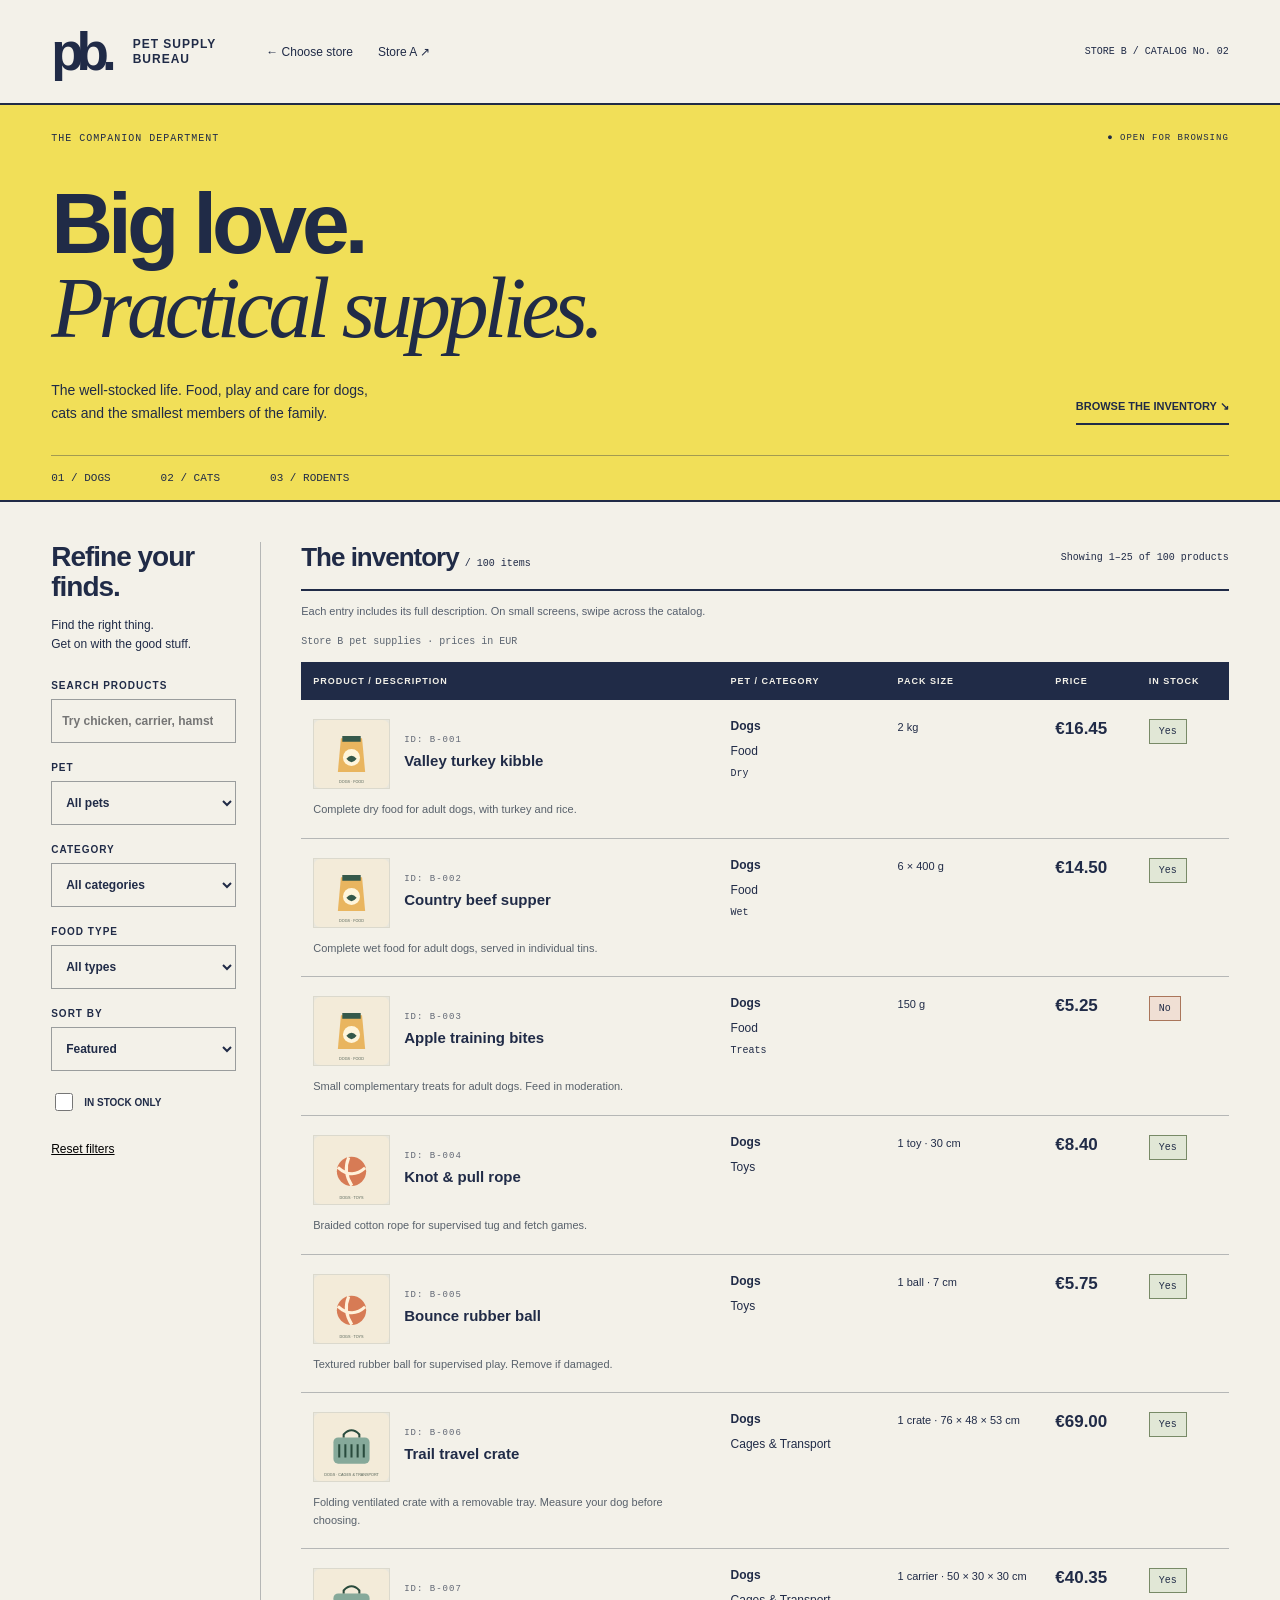
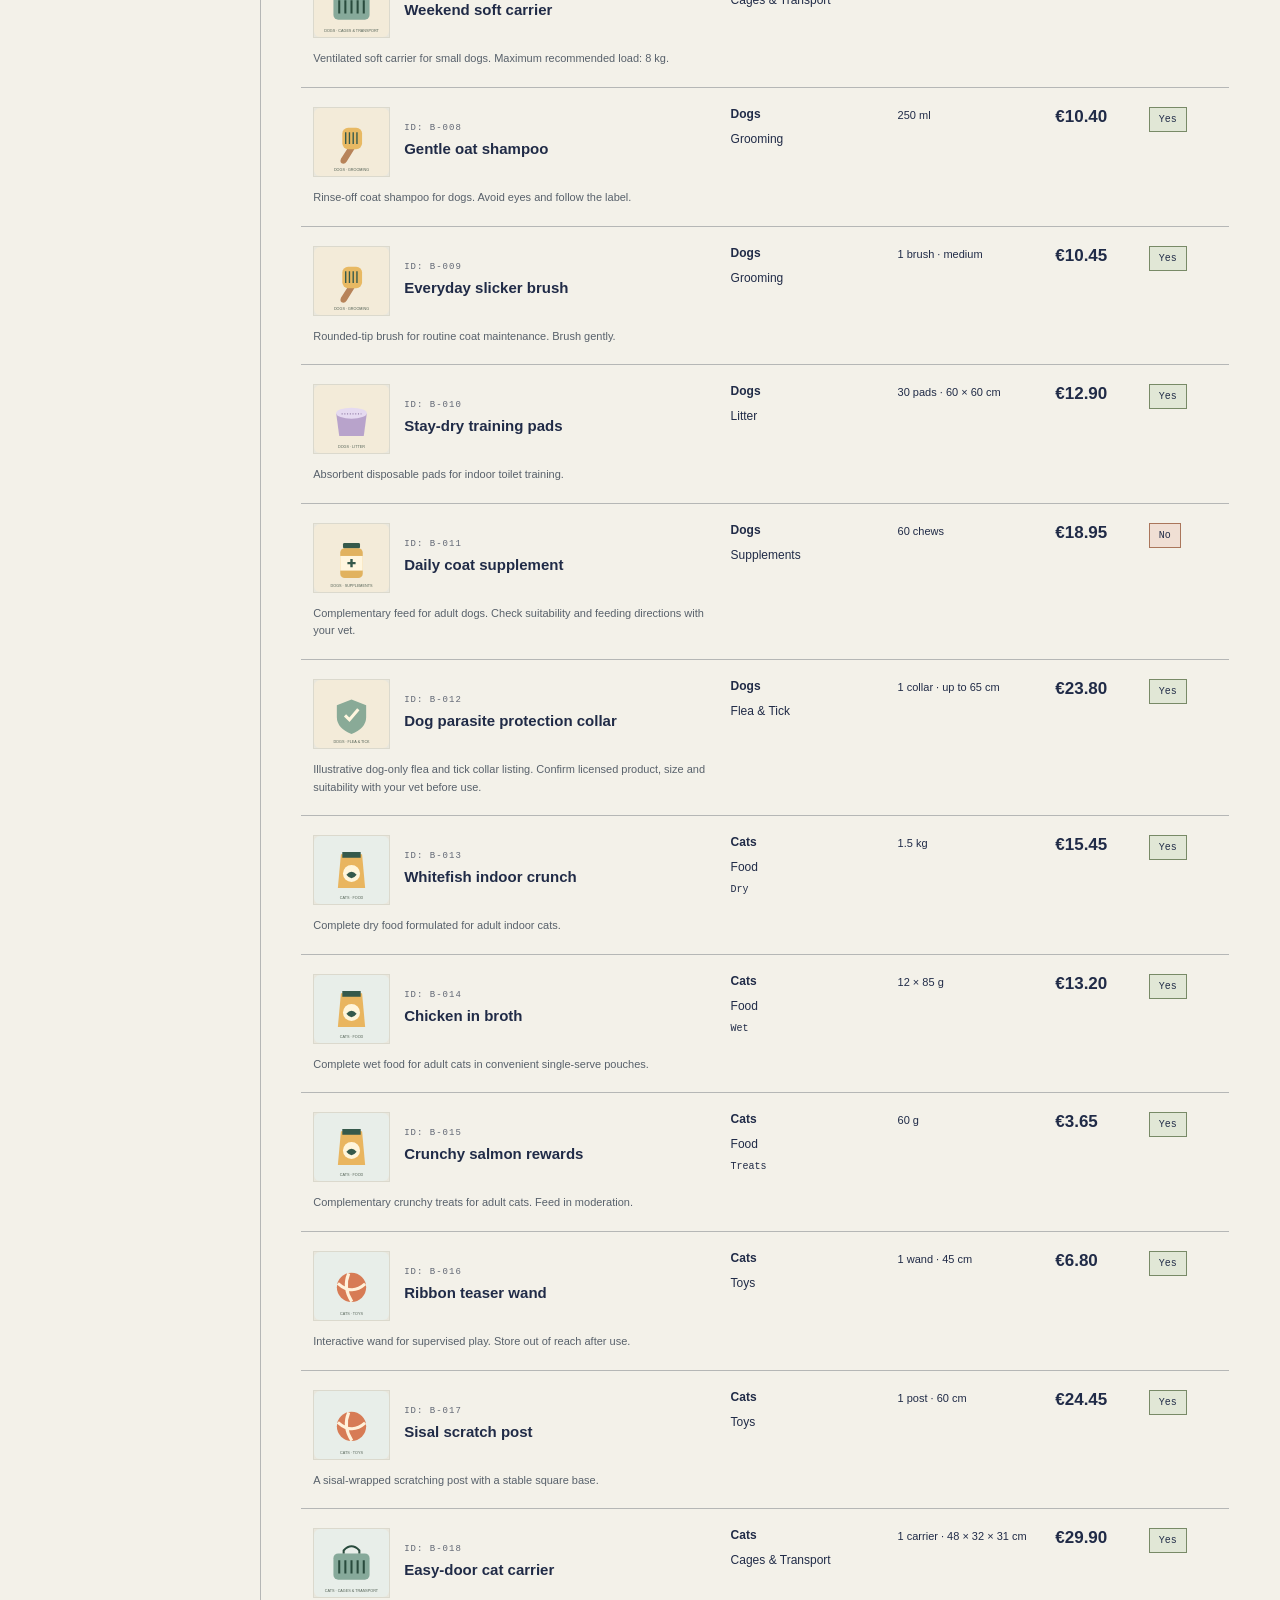
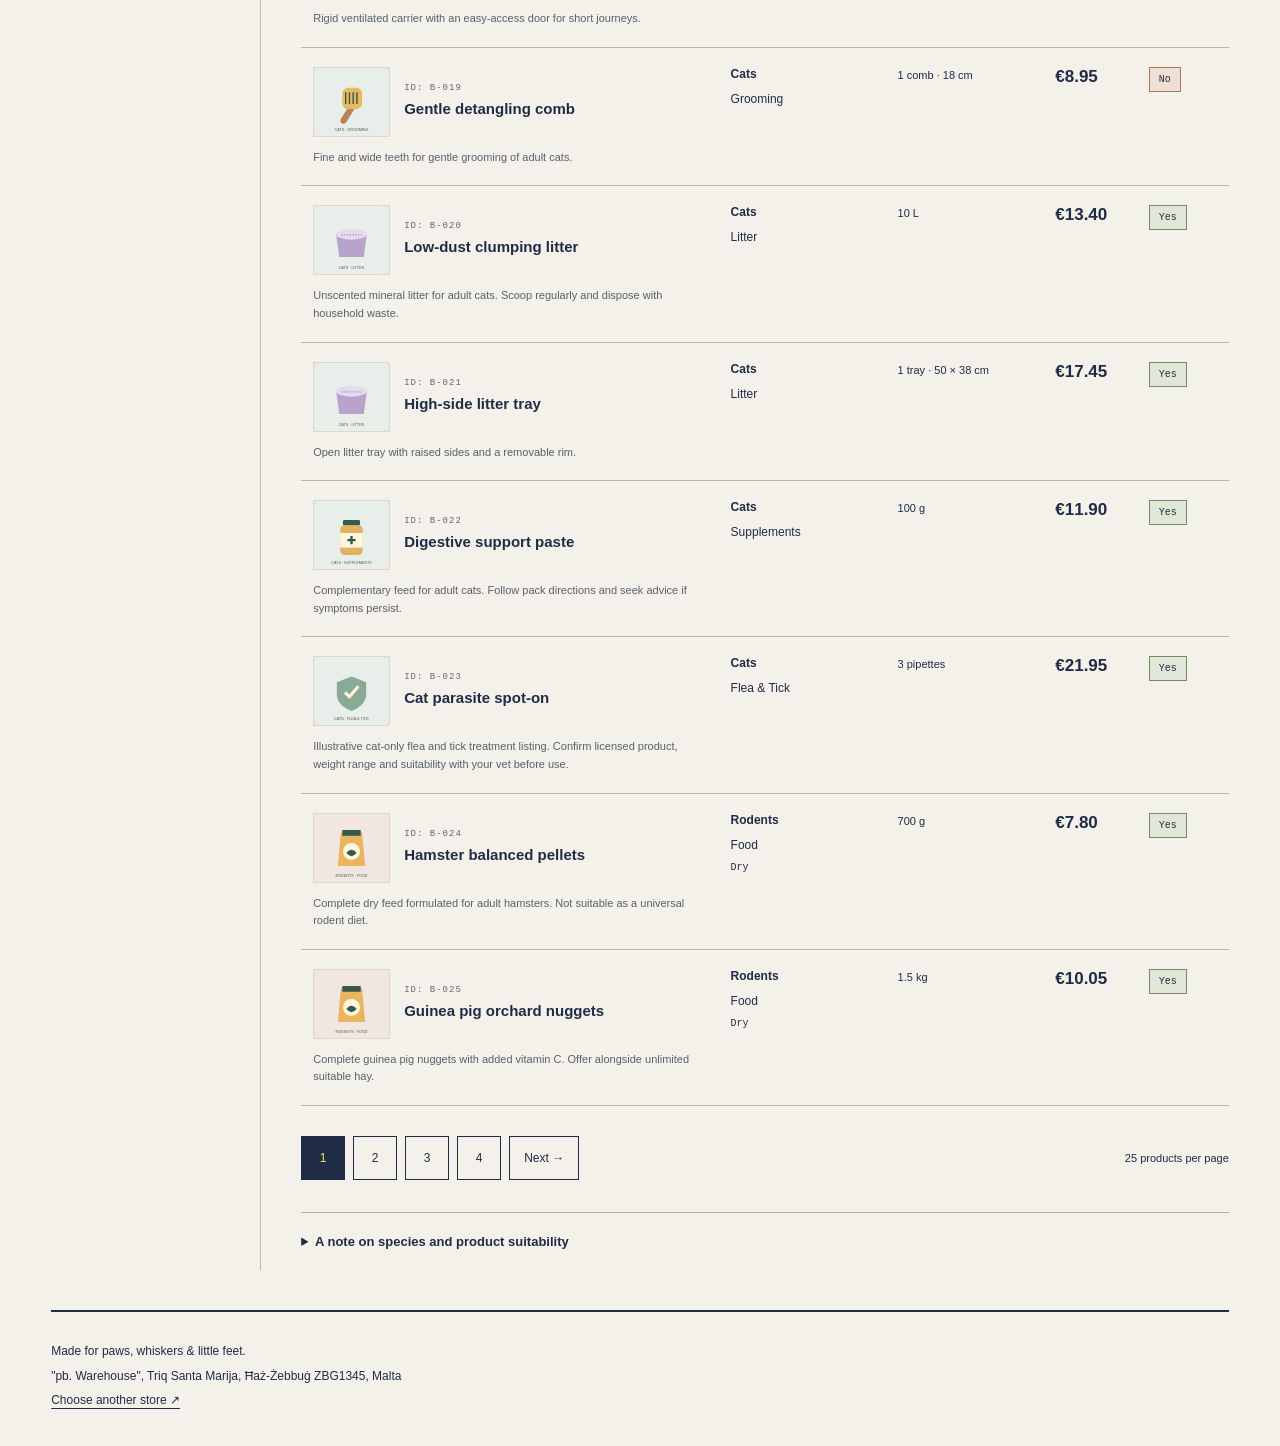
<file: store-b/index.html>
<!doctype html>
<html lang="en">

<head>
    <meta charset="utf-8">
    <meta name="viewport" content="width=device-width,initial-scale=1">
    <meta name="description" content="Store B — Pet Supply Bureau. Sample pet supplies for dogs, cats and rodents.">
    <title>Store B — Pet Supply Bureau | The Petshop Pair — Page 1 of 4</title>
    <link rel="icon" href="../assets/dogs-1.svg">
    <link rel="stylesheet" href="../assets/store-b.css">
</head>

<body><a class="skip" href="#inventory">Skip to inventory</a>
    <header class="bureau-header"><a class="brand" href="./index.html"><span class="brand-mark">pb.</span><span>PET
                SUPPLY<br>BUREAU</span></a>
        <nav aria-label="Main"><a href="../index.html">← Choose store</a><a href="../store-a/index.html">Store A ↗</a>
        </nav><span class="store-label">STORE B / CATALOG No. 02</span>
    </header>
    <main>
        <section class="bureau-hero">
            <div class="issue">THE COMPANION DEPARTMENT <span>● OPEN FOR BROWSING</span></div>
            <h1>Big love.<br><em>Practical supplies.</em></h1>
            <div class="hero-foot">
                <p>The well-stocked life. Food, play and care for dogs, cats and the smallest members of the family.</p>
                <a href="#inventory">BROWSE THE INVENTORY ↘</a>
            </div>
            <div class="pet-strip"><span>01 / DOGS</span><span>02 / CATS</span><span>03 / RODENTS</span></div>
        </section>
        <div class="inventory-layout">
            <aside>
                <h2>Refine your<br>finds.</h2>
                <p>Find the right thing.<br>Get on with the good stuff.</p>
                <form class="filters " role="search" aria-label="Filter products"><label>Search products<input
                            id="search" type="search"
                            placeholder="Try chicken, carrier, hamster…"></label><label>Pet<select id="pet">
                            <option value="">All pets</option>
                            <option>Dogs</option>
                            <option>Cats</option>
                            <option>Rodents</option>
                        </select></label><label>Category<select id="category">
                            <option value="">All categories</option>
                            <option>Food</option>
                            <option>Toys</option>
                            <option>Cages &amp; Transport</option>
                            <option>Grooming</option>
                            <option>Litter</option>
                            <option>Supplements</option>
                            <option>Flea &amp; Tick</option>
                        </select></label><label>Food type<select id="food">
                            <option value="">All types</option>
                            <option>Dry</option>
                            <option>Wet</option>
                            <option>Treats</option>
                        </select></label><label>Sort by<select id="sort">
                            <option value="default">Featured</option>
                            <option value="price-low">Price: low to high</option>
                            <option value="price-high">Price: high to low</option>
                            <option value="name">Name: A–Z</option>
                        </select></label><label class="stock-check"><input id="stock" type="checkbox"> In stock
                        only</label><button type="reset" class="reset">Reset filters</button></form>
            </aside>
            <section id="inventory" aria-label="Product inventory">
                <div class="inventory-title">
                    <h2>The inventory<span> / 100 items</span></h2><span id="count" role="status"
                        aria-live="polite">Showing 1–25 of 100 products</span>
                </div>
                <p class="table-hint">Each entry includes its full description. On small screens, swipe across the
                    catalog.</p>
                <p class="empty" hidden>No products match. Try a different search or reset the filters.</p>
                <div class="table-scroll" tabindex="0" role="region" aria-label="Scrollable inventory table">
                    <table>
                        <caption>Store B pet supplies · prices in EUR</caption>
                        <thead>
                            <tr>
                                <th scope="col">Product / description</th>
                                <th scope="col">Pet / category</th>
                                <th scope="col">Pack size</th>
                                <th scope="col">Price</th>
                                <th scope="col">In stock</th>
                            </tr>
                        </thead>
                        <tbody id="products" data-page="1">
                            <tr class="inventory-row" data-id="B-001" data-pet="Dogs" data-category="Food"
                                data-food="Dry" data-price="16.45" data-stock="yes">
                                <td>
                                    <div class="item-ident"><img src="../assets/dogs-0.svg" width="88" height="80"
                                            loading="lazy" alt="Illustrated placeholder for Valley turkey kibble">
                                        <div><span class="sku">ID: B-001</span>
                                            <h3>Valley turkey kibble</h3>
                                        </div>
                                    </div>
                                    <p class="description">Complete dry food for adult dogs, with turkey and rice.</p>
                                </td>
                                <td><strong>Dogs</strong><span class="cell-category">Food</span><small>Dry</small></td>
                                <td class="pack-size">2 kg</td>
                                <td><data value="16.45">€16.45</data></td>
                                <td><span class="availability ">Yes</span></td>
                            </tr>
                            <tr class="inventory-row" data-id="B-002" data-pet="Dogs" data-category="Food"
                                data-food="Wet" data-price="14.50" data-stock="yes">
                                <td>
                                    <div class="item-ident"><img src="../assets/dogs-0.svg" width="88" height="80"
                                            loading="lazy" alt="Illustrated placeholder for Country beef supper">
                                        <div><span class="sku">ID: B-002</span>
                                            <h3>Country beef supper</h3>
                                        </div>
                                    </div>
                                    <p class="description">Complete wet food for adult dogs, served in individual tins.
                                    </p>
                                </td>
                                <td><strong>Dogs</strong><span class="cell-category">Food</span><small>Wet</small></td>
                                <td class="pack-size">6 × 400 g</td>
                                <td><data value="14.50">€14.50</data></td>
                                <td><span class="availability ">Yes</span></td>
                            </tr>
                            <tr class="inventory-row" data-id="B-003" data-pet="Dogs" data-category="Food"
                                data-food="Treats" data-price="5.25" data-stock="no">
                                <td>
                                    <div class="item-ident"><img src="../assets/dogs-0.svg" width="88" height="80"
                                            loading="lazy" alt="Illustrated placeholder for Apple training bites">
                                        <div><span class="sku">ID: B-003</span>
                                            <h3>Apple training bites</h3>
                                        </div>
                                    </div>
                                    <p class="description">Small complementary treats for adult dogs. Feed in
                                        moderation.</p>
                                </td>
                                <td><strong>Dogs</strong><span class="cell-category">Food</span><small>Treats</small>
                                </td>
                                <td class="pack-size">150 g</td>
                                <td><data value="5.25">€5.25</data></td>
                                <td><span class="availability sold">No</span></td>
                            </tr>
                            <tr class="inventory-row" data-id="B-004" data-pet="Dogs" data-category="Toys" data-food=""
                                data-price="8.40" data-stock="yes">
                                <td>
                                    <div class="item-ident"><img src="../assets/dogs-1.svg" width="88" height="80"
                                            loading="lazy" alt="Illustrated placeholder for Knot &amp; pull rope">
                                        <div><span class="sku">ID: B-004</span>
                                            <h3>Knot &amp; pull rope</h3>
                                        </div>
                                    </div>
                                    <p class="description">Braided cotton rope for supervised tug and fetch games.</p>
                                </td>
                                <td><strong>Dogs</strong><span class="cell-category">Toys</span></td>
                                <td class="pack-size">1 toy · 30 cm</td>
                                <td><data value="8.40">€8.40</data></td>
                                <td><span class="availability ">Yes</span></td>
                            </tr>
                            <tr class="inventory-row" data-id="B-005" data-pet="Dogs" data-category="Toys" data-food=""
                                data-price="5.75" data-stock="yes">
                                <td>
                                    <div class="item-ident"><img src="../assets/dogs-1.svg" width="88" height="80"
                                            loading="lazy" alt="Illustrated placeholder for Bounce rubber ball">
                                        <div><span class="sku">ID: B-005</span>
                                            <h3>Bounce rubber ball</h3>
                                        </div>
                                    </div>
                                    <p class="description">Textured rubber ball for supervised play. Remove if damaged.
                                    </p>
                                </td>
                                <td><strong>Dogs</strong><span class="cell-category">Toys</span></td>
                                <td class="pack-size">1 ball · 7 cm</td>
                                <td><data value="5.75">€5.75</data></td>
                                <td><span class="availability ">Yes</span></td>
                            </tr>
                            <tr class="inventory-row" data-id="B-006" data-pet="Dogs"
                                data-category="Cages &amp; Transport" data-food="" data-price="69.00" data-stock="yes">
                                <td>
                                    <div class="item-ident"><img src="../assets/dogs-2.svg" width="88" height="80"
                                            loading="lazy" alt="Illustrated placeholder for Trail travel crate">
                                        <div><span class="sku">ID: B-006</span>
                                            <h3>Trail travel crate</h3>
                                        </div>
                                    </div>
                                    <p class="description">Folding ventilated crate with a removable tray. Measure your
                                        dog before choosing.</p>
                                </td>
                                <td><strong>Dogs</strong><span class="cell-category">Cages &amp; Transport</span></td>
                                <td class="pack-size">1 crate · 76 × 48 × 53 cm</td>
                                <td><data value="69.00">€69.00</data></td>
                                <td><span class="availability ">Yes</span></td>
                            </tr>
                            <tr class="inventory-row" data-id="B-007" data-pet="Dogs"
                                data-category="Cages &amp; Transport" data-food="" data-price="40.35" data-stock="yes">
                                <td>
                                    <div class="item-ident"><img src="../assets/dogs-2.svg" width="88" height="80"
                                            loading="lazy" alt="Illustrated placeholder for Weekend soft carrier">
                                        <div><span class="sku">ID: B-007</span>
                                            <h3>Weekend soft carrier</h3>
                                        </div>
                                    </div>
                                    <p class="description">Ventilated soft carrier for small dogs. Maximum recommended
                                        load: 8 kg.</p>
                                </td>
                                <td><strong>Dogs</strong><span class="cell-category">Cages &amp; Transport</span></td>
                                <td class="pack-size">1 carrier · 50 × 30 × 30 cm</td>
                                <td><data value="40.35">€40.35</data></td>
                                <td><span class="availability ">Yes</span></td>
                            </tr>
                            <tr class="inventory-row" data-id="B-008" data-pet="Dogs" data-category="Grooming"
                                data-food="" data-price="10.40" data-stock="yes">
                                <td>
                                    <div class="item-ident"><img src="../assets/dogs-3.svg" width="88" height="80"
                                            loading="lazy" alt="Illustrated placeholder for Gentle oat shampoo">
                                        <div><span class="sku">ID: B-008</span>
                                            <h3>Gentle oat shampoo</h3>
                                        </div>
                                    </div>
                                    <p class="description">Rinse-off coat shampoo for dogs. Avoid eyes and follow the
                                        label.</p>
                                </td>
                                <td><strong>Dogs</strong><span class="cell-category">Grooming</span></td>
                                <td class="pack-size">250 ml</td>
                                <td><data value="10.40">€10.40</data></td>
                                <td><span class="availability ">Yes</span></td>
                            </tr>
                            <tr class="inventory-row" data-id="B-009" data-pet="Dogs" data-category="Grooming"
                                data-food="" data-price="10.45" data-stock="yes">
                                <td>
                                    <div class="item-ident"><img src="../assets/dogs-3.svg" width="88" height="80"
                                            loading="lazy" alt="Illustrated placeholder for Everyday slicker brush">
                                        <div><span class="sku">ID: B-009</span>
                                            <h3>Everyday slicker brush</h3>
                                        </div>
                                    </div>
                                    <p class="description">Rounded-tip brush for routine coat maintenance. Brush gently.
                                    </p>
                                </td>
                                <td><strong>Dogs</strong><span class="cell-category">Grooming</span></td>
                                <td class="pack-size">1 brush · medium</td>
                                <td><data value="10.45">€10.45</data></td>
                                <td><span class="availability ">Yes</span></td>
                            </tr>
                            <tr class="inventory-row" data-id="B-010" data-pet="Dogs" data-category="Litter"
                                data-food="" data-price="12.90" data-stock="yes">
                                <td>
                                    <div class="item-ident"><img src="../assets/dogs-4.svg" width="88" height="80"
                                            loading="lazy" alt="Illustrated placeholder for Stay-dry training pads">
                                        <div><span class="sku">ID: B-010</span>
                                            <h3>Stay-dry training pads</h3>
                                        </div>
                                    </div>
                                    <p class="description">Absorbent disposable pads for indoor toilet training.</p>
                                </td>
                                <td><strong>Dogs</strong><span class="cell-category">Litter</span></td>
                                <td class="pack-size">30 pads · 60 × 60 cm</td>
                                <td><data value="12.90">€12.90</data></td>
                                <td><span class="availability ">Yes</span></td>
                            </tr>
                            <tr class="inventory-row" data-id="B-011" data-pet="Dogs" data-category="Supplements"
                                data-food="" data-price="18.95" data-stock="no">
                                <td>
                                    <div class="item-ident"><img src="../assets/dogs-5.svg" width="88" height="80"
                                            loading="lazy" alt="Illustrated placeholder for Daily coat supplement">
                                        <div><span class="sku">ID: B-011</span>
                                            <h3>Daily coat supplement</h3>
                                        </div>
                                    </div>
                                    <p class="description">Complementary feed for adult dogs. Check suitability and
                                        feeding directions with your vet.</p>
                                </td>
                                <td><strong>Dogs</strong><span class="cell-category">Supplements</span></td>
                                <td class="pack-size">60 chews</td>
                                <td><data value="18.95">€18.95</data></td>
                                <td><span class="availability sold">No</span></td>
                            </tr>
                            <tr class="inventory-row" data-id="B-012" data-pet="Dogs" data-category="Flea &amp; Tick"
                                data-food="" data-price="23.80" data-stock="yes">
                                <td>
                                    <div class="item-ident"><img src="../assets/dogs-6.svg" width="88" height="80"
                                            loading="lazy"
                                            alt="Illustrated placeholder for Dog parasite protection collar">
                                        <div><span class="sku">ID: B-012</span>
                                            <h3>Dog parasite protection collar</h3>
                                        </div>
                                    </div>
                                    <p class="description">Illustrative dog-only flea and tick collar listing. Confirm
                                        licensed product, size and suitability with your vet before use.</p>
                                </td>
                                <td><strong>Dogs</strong><span class="cell-category">Flea &amp; Tick</span></td>
                                <td class="pack-size">1 collar · up to 65 cm</td>
                                <td><data value="23.80">€23.80</data></td>
                                <td><span class="availability ">Yes</span></td>
                            </tr>
                            <tr class="inventory-row" data-id="B-013" data-pet="Cats" data-category="Food"
                                data-food="Dry" data-price="15.45" data-stock="yes">
                                <td>
                                    <div class="item-ident"><img src="../assets/cats-0.svg" width="88" height="80"
                                            loading="lazy" alt="Illustrated placeholder for Whitefish indoor crunch">
                                        <div><span class="sku">ID: B-013</span>
                                            <h3>Whitefish indoor crunch</h3>
                                        </div>
                                    </div>
                                    <p class="description">Complete dry food formulated for adult indoor cats.</p>
                                </td>
                                <td><strong>Cats</strong><span class="cell-category">Food</span><small>Dry</small></td>
                                <td class="pack-size">1.5 kg</td>
                                <td><data value="15.45">€15.45</data></td>
                                <td><span class="availability ">Yes</span></td>
                            </tr>
                            <tr class="inventory-row" data-id="B-014" data-pet="Cats" data-category="Food"
                                data-food="Wet" data-price="13.20" data-stock="yes">
                                <td>
                                    <div class="item-ident"><img src="../assets/cats-0.svg" width="88" height="80"
                                            loading="lazy" alt="Illustrated placeholder for Chicken in broth">
                                        <div><span class="sku">ID: B-014</span>
                                            <h3>Chicken in broth</h3>
                                        </div>
                                    </div>
                                    <p class="description">Complete wet food for adult cats in convenient single-serve
                                        pouches.</p>
                                </td>
                                <td><strong>Cats</strong><span class="cell-category">Food</span><small>Wet</small></td>
                                <td class="pack-size">12 × 85 g</td>
                                <td><data value="13.20">€13.20</data></td>
                                <td><span class="availability ">Yes</span></td>
                            </tr>
                            <tr class="inventory-row" data-id="B-015" data-pet="Cats" data-category="Food"
                                data-food="Treats" data-price="3.65" data-stock="yes">
                                <td>
                                    <div class="item-ident"><img src="../assets/cats-0.svg" width="88" height="80"
                                            loading="lazy" alt="Illustrated placeholder for Crunchy salmon rewards">
                                        <div><span class="sku">ID: B-015</span>
                                            <h3>Crunchy salmon rewards</h3>
                                        </div>
                                    </div>
                                    <p class="description">Complementary crunchy treats for adult cats. Feed in
                                        moderation.</p>
                                </td>
                                <td><strong>Cats</strong><span class="cell-category">Food</span><small>Treats</small>
                                </td>
                                <td class="pack-size">60 g</td>
                                <td><data value="3.65">€3.65</data></td>
                                <td><span class="availability ">Yes</span></td>
                            </tr>
                            <tr class="inventory-row" data-id="B-016" data-pet="Cats" data-category="Toys" data-food=""
                                data-price="6.80" data-stock="yes">
                                <td>
                                    <div class="item-ident"><img src="../assets/cats-1.svg" width="88" height="80"
                                            loading="lazy" alt="Illustrated placeholder for Ribbon teaser wand">
                                        <div><span class="sku">ID: B-016</span>
                                            <h3>Ribbon teaser wand</h3>
                                        </div>
                                    </div>
                                    <p class="description">Interactive wand for supervised play. Store out of reach
                                        after use.</p>
                                </td>
                                <td><strong>Cats</strong><span class="cell-category">Toys</span></td>
                                <td class="pack-size">1 wand · 45 cm</td>
                                <td><data value="6.80">€6.80</data></td>
                                <td><span class="availability ">Yes</span></td>
                            </tr>
                            <tr class="inventory-row" data-id="B-017" data-pet="Cats" data-category="Toys" data-food=""
                                data-price="24.45" data-stock="yes">
                                <td>
                                    <div class="item-ident"><img src="../assets/cats-1.svg" width="88" height="80"
                                            loading="lazy" alt="Illustrated placeholder for Sisal scratch post">
                                        <div><span class="sku">ID: B-017</span>
                                            <h3>Sisal scratch post</h3>
                                        </div>
                                    </div>
                                    <p class="description">A sisal-wrapped scratching post with a stable square base.
                                    </p>
                                </td>
                                <td><strong>Cats</strong><span class="cell-category">Toys</span></td>
                                <td class="pack-size">1 post · 60 cm</td>
                                <td><data value="24.45">€24.45</data></td>
                                <td><span class="availability ">Yes</span></td>
                            </tr>
                            <tr class="inventory-row" data-id="B-018" data-pet="Cats"
                                data-category="Cages &amp; Transport" data-food="" data-price="29.90" data-stock="yes">
                                <td>
                                    <div class="item-ident"><img src="../assets/cats-2.svg" width="88" height="80"
                                            loading="lazy" alt="Illustrated placeholder for Easy-door cat carrier">
                                        <div><span class="sku">ID: B-018</span>
                                            <h3>Easy-door cat carrier</h3>
                                        </div>
                                    </div>
                                    <p class="description">Rigid ventilated carrier with an easy-access door for short
                                        journeys.</p>
                                </td>
                                <td><strong>Cats</strong><span class="cell-category">Cages &amp; Transport</span></td>
                                <td class="pack-size">1 carrier · 48 × 32 × 31 cm</td>
                                <td><data value="29.90">€29.90</data></td>
                                <td><span class="availability ">Yes</span></td>
                            </tr>
                            <tr class="inventory-row" data-id="B-019" data-pet="Cats" data-category="Grooming"
                                data-food="" data-price="8.95" data-stock="no">
                                <td>
                                    <div class="item-ident"><img src="../assets/cats-3.svg" width="88" height="80"
                                            loading="lazy" alt="Illustrated placeholder for Gentle detangling comb">
                                        <div><span class="sku">ID: B-019</span>
                                            <h3>Gentle detangling comb</h3>
                                        </div>
                                    </div>
                                    <p class="description">Fine and wide teeth for gentle grooming of adult cats.</p>
                                </td>
                                <td><strong>Cats</strong><span class="cell-category">Grooming</span></td>
                                <td class="pack-size">1 comb · 18 cm</td>
                                <td><data value="8.95">€8.95</data></td>
                                <td><span class="availability sold">No</span></td>
                            </tr>
                            <tr class="inventory-row" data-id="B-020" data-pet="Cats" data-category="Litter"
                                data-food="" data-price="13.40" data-stock="yes">
                                <td>
                                    <div class="item-ident"><img src="../assets/cats-4.svg" width="88" height="80"
                                            loading="lazy" alt="Illustrated placeholder for Low-dust clumping litter">
                                        <div><span class="sku">ID: B-020</span>
                                            <h3>Low-dust clumping litter</h3>
                                        </div>
                                    </div>
                                    <p class="description">Unscented mineral litter for adult cats. Scoop regularly and
                                        dispose with household waste.</p>
                                </td>
                                <td><strong>Cats</strong><span class="cell-category">Litter</span></td>
                                <td class="pack-size">10 L</td>
                                <td><data value="13.40">€13.40</data></td>
                                <td><span class="availability ">Yes</span></td>
                            </tr>
                            <tr class="inventory-row" data-id="B-021" data-pet="Cats" data-category="Litter"
                                data-food="" data-price="17.45" data-stock="yes">
                                <td>
                                    <div class="item-ident"><img src="../assets/cats-4.svg" width="88" height="80"
                                            loading="lazy" alt="Illustrated placeholder for High-side litter tray">
                                        <div><span class="sku">ID: B-021</span>
                                            <h3>High-side litter tray</h3>
                                        </div>
                                    </div>
                                    <p class="description">Open litter tray with raised sides and a removable rim.</p>
                                </td>
                                <td><strong>Cats</strong><span class="cell-category">Litter</span></td>
                                <td class="pack-size">1 tray · 50 × 38 cm</td>
                                <td><data value="17.45">€17.45</data></td>
                                <td><span class="availability ">Yes</span></td>
                            </tr>
                            <tr class="inventory-row" data-id="B-022" data-pet="Cats" data-category="Supplements"
                                data-food="" data-price="11.90" data-stock="yes">
                                <td>
                                    <div class="item-ident"><img src="../assets/cats-5.svg" width="88" height="80"
                                            loading="lazy" alt="Illustrated placeholder for Digestive support paste">
                                        <div><span class="sku">ID: B-022</span>
                                            <h3>Digestive support paste</h3>
                                        </div>
                                    </div>
                                    <p class="description">Complementary feed for adult cats. Follow pack directions and
                                        seek advice if symptoms persist.</p>
                                </td>
                                <td><strong>Cats</strong><span class="cell-category">Supplements</span></td>
                                <td class="pack-size">100 g</td>
                                <td><data value="11.90">€11.90</data></td>
                                <td><span class="availability ">Yes</span></td>
                            </tr>
                            <tr class="inventory-row" data-id="B-023" data-pet="Cats" data-category="Flea &amp; Tick"
                                data-food="" data-price="21.95" data-stock="yes">
                                <td>
                                    <div class="item-ident"><img src="../assets/cats-6.svg" width="88" height="80"
                                            loading="lazy" alt="Illustrated placeholder for Cat parasite spot-on">
                                        <div><span class="sku">ID: B-023</span>
                                            <h3>Cat parasite spot-on</h3>
                                        </div>
                                    </div>
                                    <p class="description">Illustrative cat-only flea and tick treatment listing.
                                        Confirm licensed product, weight range and suitability with your vet before use.
                                    </p>
                                </td>
                                <td><strong>Cats</strong><span class="cell-category">Flea &amp; Tick</span></td>
                                <td class="pack-size">3 pipettes</td>
                                <td><data value="21.95">€21.95</data></td>
                                <td><span class="availability ">Yes</span></td>
                            </tr>
                            <tr class="inventory-row" data-id="B-024" data-pet="Rodents" data-category="Food"
                                data-food="Dry" data-price="7.80" data-stock="yes">
                                <td>
                                    <div class="item-ident"><img src="../assets/rodents-0.svg" width="88" height="80"
                                            loading="lazy" alt="Illustrated placeholder for Hamster balanced pellets">
                                        <div><span class="sku">ID: B-024</span>
                                            <h3>Hamster balanced pellets</h3>
                                        </div>
                                    </div>
                                    <p class="description">Complete dry feed formulated for adult hamsters. Not suitable
                                        as a universal rodent diet.</p>
                                </td>
                                <td><strong>Rodents</strong><span class="cell-category">Food</span><small>Dry</small>
                                </td>
                                <td class="pack-size">700 g</td>
                                <td><data value="7.80">€7.80</data></td>
                                <td><span class="availability ">Yes</span></td>
                            </tr>
                            <tr class="inventory-row" data-id="B-025" data-pet="Rodents" data-category="Food"
                                data-food="Dry" data-price="10.05" data-stock="yes">
                                <td>
                                    <div class="item-ident"><img src="../assets/rodents-0.svg" width="88" height="80"
                                            loading="lazy" alt="Illustrated placeholder for Guinea pig orchard nuggets">
                                        <div><span class="sku">ID: B-025</span>
                                            <h3>Guinea pig orchard nuggets</h3>
                                        </div>
                                    </div>
                                    <p class="description">Complete guinea pig nuggets with added vitamin C. Offer
                                        alongside unlimited suitable hay.</p>
                                </td>
                                <td><strong>Rodents</strong><span class="cell-category">Food</span><small>Dry</small>
                                </td>
                                <td class="pack-size">1.5 kg</td>
                                <td><data value="10.05">€10.05</data></td>
                                <td><span class="availability ">Yes</span></td>
                            </tr>
                        </tbody>
                    </table>
                </div>
                <nav class="pagination" aria-label="Catalog pages"><a href="index.html" aria-current="page">1</a><a
                        href="page-2.html">2</a><a href="page-3.html">3</a><a href="page-4.html">4</a><a
                        href="page-2.html">Next →</a><span>25 products per page</span></nav>
                <details class="care-note">
                    <summary>A note on species and product suitability</summary>
                    <p>Rodent food and care are species-specific: read each description. Wet food and flea/tick products
                        are intentionally omitted for rodents; consult an exotic-pet vet about parasite care. Dogs use
                        training pads in the litter category. All products and prices are fictional samples;
                        illustrations are placeholders. Treatment and supplement listings are examples, not
                        recommendations.</p>
                </details>
            </section>
        </div>
    </main>
    <footer>
        <p>Made for paws, whiskers & little feet.</p>
        <p>"pb. Warehouse", Triq Santa Marija, Ħaż-Żebbuġ ZBG1345, Malta</p>
        <a href="../index.html">Choose another store ↗</a>
    </footer>
    <script src="../assets/catalog.js" defer></script>
    <script id="catalog-rows"
        type="application/json">["\u003ctr class=\"inventory-row\" data-id=\"B-001\" data-pet=\"Dogs\" data-category=\"Food\" data-food=\"Dry\" data-price=\"16.45\" data-stock=\"yes\">\u003ctd>\u003cdiv class=\"item-ident\">\u003cimg src=\"../assets/dogs-0.svg\" width=\"88\" height=\"80\" loading=\"lazy\" alt=\"Illustrated placeholder for Valley turkey kibble\">\u003cdiv>\u003cspan class=\"sku\">ID: B-001\u003c/span>\u003ch3>Valley turkey kibble\u003c/h3>\u003c/div>\u003c/div>\u003cp class=\"description\">Complete dry food for adult dogs, with turkey and rice.\u003c/p>\u003c/td>\u003ctd>\u003cstrong>Dogs\u003c/strong>\u003cspan class=\"cell-category\">Food\u003c/span>\u003csmall>Dry\u003c/small>\u003c/td>\u003ctd class=\"pack-size\">2 kg\u003c/td>\u003ctd>\u003cdata value=\"16.45\">€16.45\u003c/data>\u003c/td>\u003ctd>\u003cspan class=\"availability \">Yes\u003c/span>\u003c/td>\u003c/tr>","\u003ctr class=\"inventory-row\" data-id=\"B-002\" data-pet=\"Dogs\" data-category=\"Food\" data-food=\"Wet\" data-price=\"14.50\" data-stock=\"yes\">\u003ctd>\u003cdiv class=\"item-ident\">\u003cimg src=\"../assets/dogs-0.svg\" width=\"88\" height=\"80\" loading=\"lazy\" alt=\"Illustrated placeholder for Country beef supper\">\u003cdiv>\u003cspan class=\"sku\">ID: B-002\u003c/span>\u003ch3>Country beef supper\u003c/h3>\u003c/div>\u003c/div>\u003cp class=\"description\">Complete wet food for adult dogs, served in individual tins.\u003c/p>\u003c/td>\u003ctd>\u003cstrong>Dogs\u003c/strong>\u003cspan class=\"cell-category\">Food\u003c/span>\u003csmall>Wet\u003c/small>\u003c/td>\u003ctd class=\"pack-size\">6 × 400 g\u003c/td>\u003ctd>\u003cdata value=\"14.50\">€14.50\u003c/data>\u003c/td>\u003ctd>\u003cspan class=\"availability \">Yes\u003c/span>\u003c/td>\u003c/tr>","\u003ctr class=\"inventory-row\" data-id=\"B-003\" data-pet=\"Dogs\" data-category=\"Food\" data-food=\"Treats\" data-price=\"5.25\" data-stock=\"no\">\u003ctd>\u003cdiv class=\"item-ident\">\u003cimg src=\"../assets/dogs-0.svg\" width=\"88\" height=\"80\" loading=\"lazy\" alt=\"Illustrated placeholder for Apple training bites\">\u003cdiv>\u003cspan class=\"sku\">ID: B-003\u003c/span>\u003ch3>Apple training bites\u003c/h3>\u003c/div>\u003c/div>\u003cp class=\"description\">Small complementary treats for adult dogs. Feed in moderation.\u003c/p>\u003c/td>\u003ctd>\u003cstrong>Dogs\u003c/strong>\u003cspan class=\"cell-category\">Food\u003c/span>\u003csmall>Treats\u003c/small>\u003c/td>\u003ctd class=\"pack-size\">150 g\u003c/td>\u003ctd>\u003cdata value=\"5.25\">€5.25\u003c/data>\u003c/td>\u003ctd>\u003cspan class=\"availability sold\">No\u003c/span>\u003c/td>\u003c/tr>","\u003ctr class=\"inventory-row\" data-id=\"B-004\" data-pet=\"Dogs\" data-category=\"Toys\" data-food=\"\" data-price=\"8.40\" data-stock=\"yes\">\u003ctd>\u003cdiv class=\"item-ident\">\u003cimg src=\"../assets/dogs-1.svg\" width=\"88\" height=\"80\" loading=\"lazy\" alt=\"Illustrated placeholder for Knot &amp; pull rope\">\u003cdiv>\u003cspan class=\"sku\">ID: B-004\u003c/span>\u003ch3>Knot &amp; pull rope\u003c/h3>\u003c/div>\u003c/div>\u003cp class=\"description\">Braided cotton rope for supervised tug and fetch games.\u003c/p>\u003c/td>\u003ctd>\u003cstrong>Dogs\u003c/strong>\u003cspan class=\"cell-category\">Toys\u003c/span>\u003c/td>\u003ctd class=\"pack-size\">1 toy · 30 cm\u003c/td>\u003ctd>\u003cdata value=\"8.40\">€8.40\u003c/data>\u003c/td>\u003ctd>\u003cspan class=\"availability \">Yes\u003c/span>\u003c/td>\u003c/tr>","\u003ctr class=\"inventory-row\" data-id=\"B-005\" data-pet=\"Dogs\" data-category=\"Toys\" data-food=\"\" data-price=\"5.75\" data-stock=\"yes\">\u003ctd>\u003cdiv class=\"item-ident\">\u003cimg src=\"../assets/dogs-1.svg\" width=\"88\" height=\"80\" loading=\"lazy\" alt=\"Illustrated placeholder for Bounce rubber ball\">\u003cdiv>\u003cspan class=\"sku\">ID: B-005\u003c/span>\u003ch3>Bounce rubber ball\u003c/h3>\u003c/div>\u003c/div>\u003cp class=\"description\">Textured rubber ball for supervised play. Remove if damaged.\u003c/p>\u003c/td>\u003ctd>\u003cstrong>Dogs\u003c/strong>\u003cspan class=\"cell-category\">Toys\u003c/span>\u003c/td>\u003ctd class=\"pack-size\">1 ball · 7 cm\u003c/td>\u003ctd>\u003cdata value=\"5.75\">€5.75\u003c/data>\u003c/td>\u003ctd>\u003cspan class=\"availability \">Yes\u003c/span>\u003c/td>\u003c/tr>","\u003ctr class=\"inventory-row\" data-id=\"B-006\" data-pet=\"Dogs\" data-category=\"Cages &amp; Transport\" data-food=\"\" data-price=\"69.00\" data-stock=\"yes\">\u003ctd>\u003cdiv class=\"item-ident\">\u003cimg src=\"../assets/dogs-2.svg\" width=\"88\" height=\"80\" loading=\"lazy\" alt=\"Illustrated placeholder for Trail travel crate\">\u003cdiv>\u003cspan class=\"sku\">ID: B-006\u003c/span>\u003ch3>Trail travel crate\u003c/h3>\u003c/div>\u003c/div>\u003cp class=\"description\">Folding ventilated crate with a removable tray. Measure your dog before choosing.\u003c/p>\u003c/td>\u003ctd>\u003cstrong>Dogs\u003c/strong>\u003cspan class=\"cell-category\">Cages &amp; Transport\u003c/span>\u003c/td>\u003ctd class=\"pack-size\">1 crate · 76 × 48 × 53 cm\u003c/td>\u003ctd>\u003cdata value=\"69.00\">€69.00\u003c/data>\u003c/td>\u003ctd>\u003cspan class=\"availability \">Yes\u003c/span>\u003c/td>\u003c/tr>","\u003ctr class=\"inventory-row\" data-id=\"B-007\" data-pet=\"Dogs\" data-category=\"Cages &amp; Transport\" data-food=\"\" data-price=\"40.35\" data-stock=\"yes\">\u003ctd>\u003cdiv class=\"item-ident\">\u003cimg src=\"../assets/dogs-2.svg\" width=\"88\" height=\"80\" loading=\"lazy\" alt=\"Illustrated placeholder for Weekend soft carrier\">\u003cdiv>\u003cspan class=\"sku\">ID: B-007\u003c/span>\u003ch3>Weekend soft carrier\u003c/h3>\u003c/div>\u003c/div>\u003cp class=\"description\">Ventilated soft carrier for small dogs. Maximum recommended load: 8 kg.\u003c/p>\u003c/td>\u003ctd>\u003cstrong>Dogs\u003c/strong>\u003cspan class=\"cell-category\">Cages &amp; Transport\u003c/span>\u003c/td>\u003ctd class=\"pack-size\">1 carrier · 50 × 30 × 30 cm\u003c/td>\u003ctd>\u003cdata value=\"40.35\">€40.35\u003c/data>\u003c/td>\u003ctd>\u003cspan class=\"availability \">Yes\u003c/span>\u003c/td>\u003c/tr>","\u003ctr class=\"inventory-row\" data-id=\"B-008\" data-pet=\"Dogs\" data-category=\"Grooming\" data-food=\"\" data-price=\"10.40\" data-stock=\"yes\">\u003ctd>\u003cdiv class=\"item-ident\">\u003cimg src=\"../assets/dogs-3.svg\" width=\"88\" height=\"80\" loading=\"lazy\" alt=\"Illustrated placeholder for Gentle oat shampoo\">\u003cdiv>\u003cspan class=\"sku\">ID: B-008\u003c/span>\u003ch3>Gentle oat shampoo\u003c/h3>\u003c/div>\u003c/div>\u003cp class=\"description\">Rinse-off coat shampoo for dogs. Avoid eyes and follow the label.\u003c/p>\u003c/td>\u003ctd>\u003cstrong>Dogs\u003c/strong>\u003cspan class=\"cell-category\">Grooming\u003c/span>\u003c/td>\u003ctd class=\"pack-size\">250 ml\u003c/td>\u003ctd>\u003cdata value=\"10.40\">€10.40\u003c/data>\u003c/td>\u003ctd>\u003cspan class=\"availability \">Yes\u003c/span>\u003c/td>\u003c/tr>","\u003ctr class=\"inventory-row\" data-id=\"B-009\" data-pet=\"Dogs\" data-category=\"Grooming\" data-food=\"\" data-price=\"10.45\" data-stock=\"yes\">\u003ctd>\u003cdiv class=\"item-ident\">\u003cimg src=\"../assets/dogs-3.svg\" width=\"88\" height=\"80\" loading=\"lazy\" alt=\"Illustrated placeholder for Everyday slicker brush\">\u003cdiv>\u003cspan class=\"sku\">ID: B-009\u003c/span>\u003ch3>Everyday slicker brush\u003c/h3>\u003c/div>\u003c/div>\u003cp class=\"description\">Rounded-tip brush for routine coat maintenance. Brush gently.\u003c/p>\u003c/td>\u003ctd>\u003cstrong>Dogs\u003c/strong>\u003cspan class=\"cell-category\">Grooming\u003c/span>\u003c/td>\u003ctd class=\"pack-size\">1 brush · medium\u003c/td>\u003ctd>\u003cdata value=\"10.45\">€10.45\u003c/data>\u003c/td>\u003ctd>\u003cspan class=\"availability \">Yes\u003c/span>\u003c/td>\u003c/tr>","\u003ctr class=\"inventory-row\" data-id=\"B-010\" data-pet=\"Dogs\" data-category=\"Litter\" data-food=\"\" data-price=\"12.90\" data-stock=\"yes\">\u003ctd>\u003cdiv class=\"item-ident\">\u003cimg src=\"../assets/dogs-4.svg\" width=\"88\" height=\"80\" loading=\"lazy\" alt=\"Illustrated placeholder for Stay-dry training pads\">\u003cdiv>\u003cspan class=\"sku\">ID: B-010\u003c/span>\u003ch3>Stay-dry training pads\u003c/h3>\u003c/div>\u003c/div>\u003cp class=\"description\">Absorbent disposable pads for indoor toilet training.\u003c/p>\u003c/td>\u003ctd>\u003cstrong>Dogs\u003c/strong>\u003cspan class=\"cell-category\">Litter\u003c/span>\u003c/td>\u003ctd class=\"pack-size\">30 pads · 60 × 60 cm\u003c/td>\u003ctd>\u003cdata value=\"12.90\">€12.90\u003c/data>\u003c/td>\u003ctd>\u003cspan class=\"availability \">Yes\u003c/span>\u003c/td>\u003c/tr>","\u003ctr class=\"inventory-row\" data-id=\"B-011\" data-pet=\"Dogs\" data-category=\"Supplements\" data-food=\"\" data-price=\"18.95\" data-stock=\"no\">\u003ctd>\u003cdiv class=\"item-ident\">\u003cimg src=\"../assets/dogs-5.svg\" width=\"88\" height=\"80\" loading=\"lazy\" alt=\"Illustrated placeholder for Daily coat supplement\">\u003cdiv>\u003cspan class=\"sku\">ID: B-011\u003c/span>\u003ch3>Daily coat supplement\u003c/h3>\u003c/div>\u003c/div>\u003cp class=\"description\">Complementary feed for adult dogs. Check suitability and feeding directions with your vet.\u003c/p>\u003c/td>\u003ctd>\u003cstrong>Dogs\u003c/strong>\u003cspan class=\"cell-category\">Supplements\u003c/span>\u003c/td>\u003ctd class=\"pack-size\">60 chews\u003c/td>\u003ctd>\u003cdata value=\"18.95\">€18.95\u003c/data>\u003c/td>\u003ctd>\u003cspan class=\"availability sold\">No\u003c/span>\u003c/td>\u003c/tr>","\u003ctr class=\"inventory-row\" data-id=\"B-012\" data-pet=\"Dogs\" data-category=\"Flea &amp; Tick\" data-food=\"\" data-price=\"23.80\" data-stock=\"yes\">\u003ctd>\u003cdiv class=\"item-ident\">\u003cimg src=\"../assets/dogs-6.svg\" width=\"88\" height=\"80\" loading=\"lazy\" alt=\"Illustrated placeholder for Dog parasite protection collar\">\u003cdiv>\u003cspan class=\"sku\">ID: B-012\u003c/span>\u003ch3>Dog parasite protection collar\u003c/h3>\u003c/div>\u003c/div>\u003cp class=\"description\">Illustrative dog-only flea and tick collar listing. Confirm licensed product, size and suitability with your vet before use.\u003c/p>\u003c/td>\u003ctd>\u003cstrong>Dogs\u003c/strong>\u003cspan class=\"cell-category\">Flea &amp; Tick\u003c/span>\u003c/td>\u003ctd class=\"pack-size\">1 collar · up to 65 cm\u003c/td>\u003ctd>\u003cdata value=\"23.80\">€23.80\u003c/data>\u003c/td>\u003ctd>\u003cspan class=\"availability \">Yes\u003c/span>\u003c/td>\u003c/tr>","\u003ctr class=\"inventory-row\" data-id=\"B-013\" data-pet=\"Cats\" data-category=\"Food\" data-food=\"Dry\" data-price=\"15.45\" data-stock=\"yes\">\u003ctd>\u003cdiv class=\"item-ident\">\u003cimg src=\"../assets/cats-0.svg\" width=\"88\" height=\"80\" loading=\"lazy\" alt=\"Illustrated placeholder for Whitefish indoor crunch\">\u003cdiv>\u003cspan class=\"sku\">ID: B-013\u003c/span>\u003ch3>Whitefish indoor crunch\u003c/h3>\u003c/div>\u003c/div>\u003cp class=\"description\">Complete dry food formulated for adult indoor cats.\u003c/p>\u003c/td>\u003ctd>\u003cstrong>Cats\u003c/strong>\u003cspan class=\"cell-category\">Food\u003c/span>\u003csmall>Dry\u003c/small>\u003c/td>\u003ctd class=\"pack-size\">1.5 kg\u003c/td>\u003ctd>\u003cdata value=\"15.45\">€15.45\u003c/data>\u003c/td>\u003ctd>\u003cspan class=\"availability \">Yes\u003c/span>\u003c/td>\u003c/tr>","\u003ctr class=\"inventory-row\" data-id=\"B-014\" data-pet=\"Cats\" data-category=\"Food\" data-food=\"Wet\" data-price=\"13.20\" data-stock=\"yes\">\u003ctd>\u003cdiv class=\"item-ident\">\u003cimg src=\"../assets/cats-0.svg\" width=\"88\" height=\"80\" loading=\"lazy\" alt=\"Illustrated placeholder for Chicken in broth\">\u003cdiv>\u003cspan class=\"sku\">ID: B-014\u003c/span>\u003ch3>Chicken in broth\u003c/h3>\u003c/div>\u003c/div>\u003cp class=\"description\">Complete wet food for adult cats in convenient single-serve pouches.\u003c/p>\u003c/td>\u003ctd>\u003cstrong>Cats\u003c/strong>\u003cspan class=\"cell-category\">Food\u003c/span>\u003csmall>Wet\u003c/small>\u003c/td>\u003ctd class=\"pack-size\">12 × 85 g\u003c/td>\u003ctd>\u003cdata value=\"13.20\">€13.20\u003c/data>\u003c/td>\u003ctd>\u003cspan class=\"availability \">Yes\u003c/span>\u003c/td>\u003c/tr>","\u003ctr class=\"inventory-row\" data-id=\"B-015\" data-pet=\"Cats\" data-category=\"Food\" data-food=\"Treats\" data-price=\"3.65\" data-stock=\"yes\">\u003ctd>\u003cdiv class=\"item-ident\">\u003cimg src=\"../assets/cats-0.svg\" width=\"88\" height=\"80\" loading=\"lazy\" alt=\"Illustrated placeholder for Crunchy salmon rewards\">\u003cdiv>\u003cspan class=\"sku\">ID: B-015\u003c/span>\u003ch3>Crunchy salmon rewards\u003c/h3>\u003c/div>\u003c/div>\u003cp class=\"description\">Complementary crunchy treats for adult cats. Feed in moderation.\u003c/p>\u003c/td>\u003ctd>\u003cstrong>Cats\u003c/strong>\u003cspan class=\"cell-category\">Food\u003c/span>\u003csmall>Treats\u003c/small>\u003c/td>\u003ctd class=\"pack-size\">60 g\u003c/td>\u003ctd>\u003cdata value=\"3.65\">€3.65\u003c/data>\u003c/td>\u003ctd>\u003cspan class=\"availability \">Yes\u003c/span>\u003c/td>\u003c/tr>","\u003ctr class=\"inventory-row\" data-id=\"B-016\" data-pet=\"Cats\" data-category=\"Toys\" data-food=\"\" data-price=\"6.80\" data-stock=\"yes\">\u003ctd>\u003cdiv class=\"item-ident\">\u003cimg src=\"../assets/cats-1.svg\" width=\"88\" height=\"80\" loading=\"lazy\" alt=\"Illustrated placeholder for Ribbon teaser wand\">\u003cdiv>\u003cspan class=\"sku\">ID: B-016\u003c/span>\u003ch3>Ribbon teaser wand\u003c/h3>\u003c/div>\u003c/div>\u003cp class=\"description\">Interactive wand for supervised play. Store out of reach after use.\u003c/p>\u003c/td>\u003ctd>\u003cstrong>Cats\u003c/strong>\u003cspan class=\"cell-category\">Toys\u003c/span>\u003c/td>\u003ctd class=\"pack-size\">1 wand · 45 cm\u003c/td>\u003ctd>\u003cdata value=\"6.80\">€6.80\u003c/data>\u003c/td>\u003ctd>\u003cspan class=\"availability \">Yes\u003c/span>\u003c/td>\u003c/tr>","\u003ctr class=\"inventory-row\" data-id=\"B-017\" data-pet=\"Cats\" data-category=\"Toys\" data-food=\"\" data-price=\"24.45\" data-stock=\"yes\">\u003ctd>\u003cdiv class=\"item-ident\">\u003cimg src=\"../assets/cats-1.svg\" width=\"88\" height=\"80\" loading=\"lazy\" alt=\"Illustrated placeholder for Sisal scratch post\">\u003cdiv>\u003cspan class=\"sku\">ID: B-017\u003c/span>\u003ch3>Sisal scratch post\u003c/h3>\u003c/div>\u003c/div>\u003cp class=\"description\">A sisal-wrapped scratching post with a stable square base.\u003c/p>\u003c/td>\u003ctd>\u003cstrong>Cats\u003c/strong>\u003cspan class=\"cell-category\">Toys\u003c/span>\u003c/td>\u003ctd class=\"pack-size\">1 post · 60 cm\u003c/td>\u003ctd>\u003cdata value=\"24.45\">€24.45\u003c/data>\u003c/td>\u003ctd>\u003cspan class=\"availability \">Yes\u003c/span>\u003c/td>\u003c/tr>","\u003ctr class=\"inventory-row\" data-id=\"B-018\" data-pet=\"Cats\" data-category=\"Cages &amp; Transport\" data-food=\"\" data-price=\"29.90\" data-stock=\"yes\">\u003ctd>\u003cdiv class=\"item-ident\">\u003cimg src=\"../assets/cats-2.svg\" width=\"88\" height=\"80\" loading=\"lazy\" alt=\"Illustrated placeholder for Easy-door cat carrier\">\u003cdiv>\u003cspan class=\"sku\">ID: B-018\u003c/span>\u003ch3>Easy-door cat carrier\u003c/h3>\u003c/div>\u003c/div>\u003cp class=\"description\">Rigid ventilated carrier with an easy-access door for short journeys.\u003c/p>\u003c/td>\u003ctd>\u003cstrong>Cats\u003c/strong>\u003cspan class=\"cell-category\">Cages &amp; Transport\u003c/span>\u003c/td>\u003ctd class=\"pack-size\">1 carrier · 48 × 32 × 31 cm\u003c/td>\u003ctd>\u003cdata value=\"29.90\">€29.90\u003c/data>\u003c/td>\u003ctd>\u003cspan class=\"availability \">Yes\u003c/span>\u003c/td>\u003c/tr>","\u003ctr class=\"inventory-row\" data-id=\"B-019\" data-pet=\"Cats\" data-category=\"Grooming\" data-food=\"\" data-price=\"8.95\" data-stock=\"no\">\u003ctd>\u003cdiv class=\"item-ident\">\u003cimg src=\"../assets/cats-3.svg\" width=\"88\" height=\"80\" loading=\"lazy\" alt=\"Illustrated placeholder for Gentle detangling comb\">\u003cdiv>\u003cspan class=\"sku\">ID: B-019\u003c/span>\u003ch3>Gentle detangling comb\u003c/h3>\u003c/div>\u003c/div>\u003cp class=\"description\">Fine and wide teeth for gentle grooming of adult cats.\u003c/p>\u003c/td>\u003ctd>\u003cstrong>Cats\u003c/strong>\u003cspan class=\"cell-category\">Grooming\u003c/span>\u003c/td>\u003ctd class=\"pack-size\">1 comb · 18 cm\u003c/td>\u003ctd>\u003cdata value=\"8.95\">€8.95\u003c/data>\u003c/td>\u003ctd>\u003cspan class=\"availability sold\">No\u003c/span>\u003c/td>\u003c/tr>","\u003ctr class=\"inventory-row\" data-id=\"B-020\" data-pet=\"Cats\" data-category=\"Litter\" data-food=\"\" data-price=\"13.40\" data-stock=\"yes\">\u003ctd>\u003cdiv class=\"item-ident\">\u003cimg src=\"../assets/cats-4.svg\" width=\"88\" height=\"80\" loading=\"lazy\" alt=\"Illustrated placeholder for Low-dust clumping litter\">\u003cdiv>\u003cspan class=\"sku\">ID: B-020\u003c/span>\u003ch3>Low-dust clumping litter\u003c/h3>\u003c/div>\u003c/div>\u003cp class=\"description\">Unscented mineral litter for adult cats. Scoop regularly and dispose with household waste.\u003c/p>\u003c/td>\u003ctd>\u003cstrong>Cats\u003c/strong>\u003cspan class=\"cell-category\">Litter\u003c/span>\u003c/td>\u003ctd class=\"pack-size\">10 L\u003c/td>\u003ctd>\u003cdata value=\"13.40\">€13.40\u003c/data>\u003c/td>\u003ctd>\u003cspan class=\"availability \">Yes\u003c/span>\u003c/td>\u003c/tr>","\u003ctr class=\"inventory-row\" data-id=\"B-021\" data-pet=\"Cats\" data-category=\"Litter\" data-food=\"\" data-price=\"17.45\" data-stock=\"yes\">\u003ctd>\u003cdiv class=\"item-ident\">\u003cimg src=\"../assets/cats-4.svg\" width=\"88\" height=\"80\" loading=\"lazy\" alt=\"Illustrated placeholder for High-side litter tray\">\u003cdiv>\u003cspan class=\"sku\">ID: B-021\u003c/span>\u003ch3>High-side litter tray\u003c/h3>\u003c/div>\u003c/div>\u003cp class=\"description\">Open litter tray with raised sides and a removable rim.\u003c/p>\u003c/td>\u003ctd>\u003cstrong>Cats\u003c/strong>\u003cspan class=\"cell-category\">Litter\u003c/span>\u003c/td>\u003ctd class=\"pack-size\">1 tray · 50 × 38 cm\u003c/td>\u003ctd>\u003cdata value=\"17.45\">€17.45\u003c/data>\u003c/td>\u003ctd>\u003cspan class=\"availability \">Yes\u003c/span>\u003c/td>\u003c/tr>","\u003ctr class=\"inventory-row\" data-id=\"B-022\" data-pet=\"Cats\" data-category=\"Supplements\" data-food=\"\" data-price=\"11.90\" data-stock=\"yes\">\u003ctd>\u003cdiv class=\"item-ident\">\u003cimg src=\"../assets/cats-5.svg\" width=\"88\" height=\"80\" loading=\"lazy\" alt=\"Illustrated placeholder for Digestive support paste\">\u003cdiv>\u003cspan class=\"sku\">ID: B-022\u003c/span>\u003ch3>Digestive support paste\u003c/h3>\u003c/div>\u003c/div>\u003cp class=\"description\">Complementary feed for adult cats. Follow pack directions and seek advice if symptoms persist.\u003c/p>\u003c/td>\u003ctd>\u003cstrong>Cats\u003c/strong>\u003cspan class=\"cell-category\">Supplements\u003c/span>\u003c/td>\u003ctd class=\"pack-size\">100 g\u003c/td>\u003ctd>\u003cdata value=\"11.90\">€11.90\u003c/data>\u003c/td>\u003ctd>\u003cspan class=\"availability \">Yes\u003c/span>\u003c/td>\u003c/tr>","\u003ctr class=\"inventory-row\" data-id=\"B-023\" data-pet=\"Cats\" data-category=\"Flea &amp; Tick\" data-food=\"\" data-price=\"21.95\" data-stock=\"yes\">\u003ctd>\u003cdiv class=\"item-ident\">\u003cimg src=\"../assets/cats-6.svg\" width=\"88\" height=\"80\" loading=\"lazy\" alt=\"Illustrated placeholder for Cat parasite spot-on\">\u003cdiv>\u003cspan class=\"sku\">ID: B-023\u003c/span>\u003ch3>Cat parasite spot-on\u003c/h3>\u003c/div>\u003c/div>\u003cp class=\"description\">Illustrative cat-only flea and tick treatment listing. Confirm licensed product, weight range and suitability with your vet before use.\u003c/p>\u003c/td>\u003ctd>\u003cstrong>Cats\u003c/strong>\u003cspan class=\"cell-category\">Flea &amp; Tick\u003c/span>\u003c/td>\u003ctd class=\"pack-size\">3 pipettes\u003c/td>\u003ctd>\u003cdata value=\"21.95\">€21.95\u003c/data>\u003c/td>\u003ctd>\u003cspan class=\"availability \">Yes\u003c/span>\u003c/td>\u003c/tr>","\u003ctr class=\"inventory-row\" data-id=\"B-024\" data-pet=\"Rodents\" data-category=\"Food\" data-food=\"Dry\" data-price=\"7.80\" data-stock=\"yes\">\u003ctd>\u003cdiv class=\"item-ident\">\u003cimg src=\"../assets/rodents-0.svg\" width=\"88\" height=\"80\" loading=\"lazy\" alt=\"Illustrated placeholder for Hamster balanced pellets\">\u003cdiv>\u003cspan class=\"sku\">ID: B-024\u003c/span>\u003ch3>Hamster balanced pellets\u003c/h3>\u003c/div>\u003c/div>\u003cp class=\"description\">Complete dry feed formulated for adult hamsters. Not suitable as a universal rodent diet.\u003c/p>\u003c/td>\u003ctd>\u003cstrong>Rodents\u003c/strong>\u003cspan class=\"cell-category\">Food\u003c/span>\u003csmall>Dry\u003c/small>\u003c/td>\u003ctd class=\"pack-size\">700 g\u003c/td>\u003ctd>\u003cdata value=\"7.80\">€7.80\u003c/data>\u003c/td>\u003ctd>\u003cspan class=\"availability \">Yes\u003c/span>\u003c/td>\u003c/tr>","\u003ctr class=\"inventory-row\" data-id=\"B-025\" data-pet=\"Rodents\" data-category=\"Food\" data-food=\"Dry\" data-price=\"10.05\" data-stock=\"yes\">\u003ctd>\u003cdiv class=\"item-ident\">\u003cimg src=\"../assets/rodents-0.svg\" width=\"88\" height=\"80\" loading=\"lazy\" alt=\"Illustrated placeholder for Guinea pig orchard nuggets\">\u003cdiv>\u003cspan class=\"sku\">ID: B-025\u003c/span>\u003ch3>Guinea pig orchard nuggets\u003c/h3>\u003c/div>\u003c/div>\u003cp class=\"description\">Complete guinea pig nuggets with added vitamin C. Offer alongside unlimited suitable hay.\u003c/p>\u003c/td>\u003ctd>\u003cstrong>Rodents\u003c/strong>\u003cspan class=\"cell-category\">Food\u003c/span>\u003csmall>Dry\u003c/small>\u003c/td>\u003ctd class=\"pack-size\">1.5 kg\u003c/td>\u003ctd>\u003cdata value=\"10.05\">€10.05\u003c/data>\u003c/td>\u003ctd>\u003cspan class=\"availability \">Yes\u003c/span>\u003c/td>\u003c/tr>","\u003ctr class=\"inventory-row\" data-id=\"B-026\" data-pet=\"Rodents\" data-category=\"Food\" data-food=\"Treats\" data-price=\"4.20\" data-stock=\"yes\">\u003ctd>\u003cdiv class=\"item-ident\">\u003cimg src=\"../assets/rodents-0.svg\" width=\"88\" height=\"80\" loading=\"lazy\" alt=\"Illustrated placeholder for Meadow herb nibbles\">\u003cdiv>\u003cspan class=\"sku\">ID: B-026\u003c/span>\u003ch3>Meadow herb nibbles\u003c/h3>\u003c/div>\u003c/div>\u003cp class=\"description\">Complementary herb treats for guinea pigs. Offer small portions alongside a balanced diet.\u003c/p>\u003c/td>\u003ctd>\u003cstrong>Rodents\u003c/strong>\u003cspan class=\"cell-category\">Food\u003c/span>\u003csmall>Treats\u003c/small>\u003c/td>\u003ctd class=\"pack-size\">100 g\u003c/td>\u003ctd>\u003cdata value=\"4.20\">€4.20\u003c/data>\u003c/td>\u003ctd>\u003cspan class=\"availability \">Yes\u003c/span>\u003c/td>\u003c/tr>","\u003ctr class=\"inventory-row\" data-id=\"B-027\" data-pet=\"Rodents\" data-category=\"Food\" data-food=\"Dry\" data-price=\"8.35\" data-stock=\"no\">\u003ctd>\u003cdiv class=\"item-ident\">\u003cimg src=\"../assets/rodents-0.svg\" width=\"88\" height=\"80\" loading=\"lazy\" alt=\"Illustrated placeholder for Timothy feeding hay\">\u003cdiv>\u003cspan class=\"sku\">ID: B-027\u003c/span>\u003ch3>Timothy feeding hay\u003c/h3>\u003c/div>\u003c/div>\u003cp class=\"description\">Dust-extracted timothy hay for guinea pigs and chinchillas. Keep fresh hay available.\u003c/p>\u003c/td>\u003ctd>\u003cstrong>Rodents\u003c/strong>\u003cspan class=\"cell-category\">Food\u003c/span>\u003csmall>Dry\u003c/small>\u003c/td>\u003ctd class=\"pack-size\">1 kg\u003c/td>\u003ctd>\u003cdata value=\"8.35\">€8.35\u003c/data>\u003c/td>\u003ctd>\u003cspan class=\"availability sold\">No\u003c/span>\u003c/td>\u003c/tr>","\u003ctr class=\"inventory-row\" data-id=\"B-028\" data-pet=\"Rodents\" data-category=\"Toys\" data-food=\"\" data-price=\"9.80\" data-stock=\"yes\">\u003ctd>\u003cdiv class=\"item-ident\">\u003cimg src=\"../assets/rodents-1.svg\" width=\"88\" height=\"80\" loading=\"lazy\" alt=\"Illustrated placeholder for Hazel chew tunnel\">\u003cdiv>\u003cspan class=\"sku\">ID: B-028\u003c/span>\u003ch3>Hazel chew tunnel\u003c/h3>\u003c/div>\u003c/div>\u003cp class=\"description\">Untreated hazel tunnel for guinea pigs. Supervise use and replace when worn.\u003c/p>\u003c/td>\u003ctd>\u003cstrong>Rodents\u003c/strong>\u003cspan class=\"cell-category\">Toys\u003c/span>\u003c/td>\u003ctd class=\"pack-size\">1 tunnel · 20 cm\u003c/td>\u003ctd>\u003cdata value=\"9.80\">€9.80\u003c/data>\u003c/td>\u003ctd>\u003cspan class=\"availability \">Yes\u003c/span>\u003c/td>\u003c/tr>","\u003ctr class=\"inventory-row\" data-id=\"B-029\" data-pet=\"Rodents\" data-category=\"Toys\" data-food=\"\" data-price=\"19.45\" data-stock=\"yes\">\u003ctd>\u003cdiv class=\"item-ident\">\u003cimg src=\"../assets/rodents-1.svg\" width=\"88\" height=\"80\" loading=\"lazy\" alt=\"Illustrated placeholder for Solid running wheel\">\u003cdiv>\u003cspan class=\"sku\">ID: B-029\u003c/span>\u003ch3>Solid running wheel\u003c/h3>\u003c/div>\u003c/div>\u003cp class=\"description\">Solid running surface for Syrian hamsters. Choose a size that keeps the back straight.\u003c/p>\u003c/td>\u003ctd>\u003cstrong>Rodents\u003c/strong>\u003cspan class=\"cell-category\">Toys\u003c/span>\u003c/td>\u003ctd class=\"pack-size\">1 wheel · 28 cm\u003c/td>\u003ctd>\u003cdata value=\"19.45\">€19.45\u003c/data>\u003c/td>\u003ctd>\u003cspan class=\"availability \">Yes\u003c/span>\u003c/td>\u003c/tr>","\u003ctr class=\"inventory-row\" data-id=\"B-030\" data-pet=\"Rodents\" data-category=\"Cages &amp; Transport\" data-food=\"\" data-price=\"99.00\" data-stock=\"yes\">\u003ctd>\u003cdiv class=\"item-ident\">\u003cimg src=\"../assets/rodents-2.svg\" width=\"88\" height=\"80\" loading=\"lazy\" alt=\"Illustrated placeholder for Hamster habitat\">\u003cdiv>\u003cspan class=\"sku\">ID: B-030\u003c/span>\u003ch3>Hamster habitat\u003c/h3>\u003c/div>\u003c/div>\u003cp class=\"description\">Ventilated hamster enclosure with a deep bedding base. Add suitable enrichment and check species-specific space needs.\u003c/p>\u003c/td>\u003ctd>\u003cstrong>Rodents\u003c/strong>\u003cspan class=\"cell-category\">Cages &amp; Transport\u003c/span>\u003c/td>\u003ctd class=\"pack-size\">1 habitat · 100 × 50 × 50 cm\u003c/td>\u003ctd>\u003cdata value=\"99.00\">€99.00\u003c/data>\u003c/td>\u003ctd>\u003cspan class=\"availability \">Yes\u003c/span>\u003c/td>\u003c/tr>","\u003ctr class=\"inventory-row\" data-id=\"B-031\" data-pet=\"Rodents\" data-category=\"Cages &amp; Transport\" data-food=\"\" data-price=\"19.35\" data-stock=\"yes\">\u003ctd>\u003cdiv class=\"item-ident\">\u003cimg src=\"../assets/rodents-2.svg\" width=\"88\" height=\"80\" loading=\"lazy\" alt=\"Illustrated placeholder for Compact travel pod\">\u003cdiv>\u003cspan class=\"sku\">ID: B-031\u003c/span>\u003ch3>Compact travel pod\u003c/h3>\u003c/div>\u003c/div>\u003cp class=\"description\">Ventilated carrier for short journeys with hamsters or small rodents. Check fit before travel.\u003c/p>\u003c/td>\u003ctd>\u003cstrong>Rodents\u003c/strong>\u003cspan class=\"cell-category\">Cages &amp; Transport\u003c/span>\u003c/td>\u003ctd class=\"pack-size\">1 carrier · 30 × 23 × 21 cm\u003c/td>\u003ctd>\u003cdata value=\"19.35\">€19.35\u003c/data>\u003c/td>\u003ctd>\u003cspan class=\"availability \">Yes\u003c/span>\u003c/td>\u003c/tr>","\u003ctr class=\"inventory-row\" data-id=\"B-032\" data-pet=\"Rodents\" data-category=\"Grooming\" data-food=\"\" data-price=\"7.40\" data-stock=\"yes\">\u003ctd>\u003cdiv class=\"item-ident\">\u003cimg src=\"../assets/rodents-3.svg\" width=\"88\" height=\"80\" loading=\"lazy\" alt=\"Illustrated placeholder for Small-pet soft brush\">\u003cdiv>\u003cspan class=\"sku\">ID: B-032\u003c/span>\u003ch3>Small-pet soft brush\u003c/h3>\u003c/div>\u003c/div>\u003cp class=\"description\">Soft bristles for gentle grooming of guinea pigs.\u003c/p>\u003c/td>\u003ctd>\u003cstrong>Rodents\u003c/strong>\u003cspan class=\"cell-category\">Grooming\u003c/span>\u003c/td>\u003ctd class=\"pack-size\">1 brush · 12 cm\u003c/td>\u003ctd>\u003cdata value=\"7.40\">€7.40\u003c/data>\u003c/td>\u003ctd>\u003cspan class=\"availability \">Yes\u003c/span>\u003c/td>\u003c/tr>","\u003ctr class=\"inventory-row\" data-id=\"B-033\" data-pet=\"Rodents\" data-category=\"Litter\" data-food=\"\" data-price=\"13.45\" data-stock=\"yes\">\u003ctd>\u003cdiv class=\"item-ident\">\u003cimg src=\"../assets/rodents-4.svg\" width=\"88\" height=\"80\" loading=\"lazy\" alt=\"Illustrated placeholder for Paper bedding\">\u003cdiv>\u003cspan class=\"sku\">ID: B-033\u003c/span>\u003ch3>Paper bedding\u003c/h3>\u003c/div>\u003c/div>\u003cp class=\"description\">Unscented paper bedding suitable for hamsters and guinea pigs. Keep the enclosure clean and dry.\u003c/p>\u003c/td>\u003ctd>\u003cstrong>Rodents\u003c/strong>\u003cspan class=\"cell-category\">Litter\u003c/span>\u003c/td>\u003ctd class=\"pack-size\">20 L\u003c/td>\u003ctd>\u003cdata value=\"13.45\">€13.45\u003c/data>\u003c/td>\u003ctd>\u003cspan class=\"availability \">Yes\u003c/span>\u003c/td>\u003c/tr>","\u003ctr class=\"inventory-row\" data-id=\"B-034\" data-pet=\"Rodents\" data-category=\"Litter\" data-food=\"\" data-price=\"7.50\" data-stock=\"yes\">\u003ctd>\u003cdiv class=\"item-ident\">\u003cimg src=\"../assets/rodents-4.svg\" width=\"88\" height=\"80\" loading=\"lazy\" alt=\"Illustrated placeholder for Chinchilla bath sand\">\u003cdiv>\u003cspan class=\"sku\">ID: B-034\u003c/span>\u003ch3>Chinchilla bath sand\u003c/h3>\u003c/div>\u003c/div>\u003cp class=\"description\">Bathing sand formulated for chinchillas. Follow species-specific bathing guidance.\u003c/p>\u003c/td>\u003ctd>\u003cstrong>Rodents\u003c/strong>\u003cspan class=\"cell-category\">Litter\u003c/span>\u003c/td>\u003ctd class=\"pack-size\">1 kg\u003c/td>\u003ctd>\u003cdata value=\"7.50\">€7.50\u003c/data>\u003c/td>\u003ctd>\u003cspan class=\"availability \">Yes\u003c/span>\u003c/td>\u003c/tr>","\u003ctr class=\"inventory-row\" data-id=\"B-035\" data-pet=\"Rodents\" data-category=\"Supplements\" data-food=\"\" data-price=\"9.35\" data-stock=\"no\">\u003ctd>\u003cdiv class=\"item-ident\">\u003cimg src=\"../assets/rodents-5.svg\" width=\"88\" height=\"80\" loading=\"lazy\" alt=\"Illustrated placeholder for Guinea pig vitamin C\">\u003cdiv>\u003cspan class=\"sku\">ID: B-035\u003c/span>\u003ch3>Guinea pig vitamin C\u003c/h3>\u003c/div>\u003c/div>\u003cp class=\"description\">Complementary vitamin C supplement formulated for guinea pigs. Ask your vet about individual needs.\u003c/p>\u003c/td>\u003ctd>\u003cstrong>Rodents\u003c/strong>\u003cspan class=\"cell-category\">Supplements\u003c/span>\u003c/td>\u003ctd class=\"pack-size\">50 ml\u003c/td>\u003ctd>\u003cdata value=\"9.35\">€9.35\u003c/data>\u003c/td>\u003ctd>\u003cspan class=\"availability sold\">No\u003c/span>\u003c/td>\u003c/tr>","\u003ctr class=\"inventory-row\" data-id=\"B-036\" data-pet=\"Dogs\" data-category=\"Food\" data-food=\"Dry\" data-price=\"25.40\" data-stock=\"yes\">\u003ctd>\u003cdiv class=\"item-ident\">\u003cimg src=\"../assets/dogs-0.svg\" width=\"88\" height=\"80\" loading=\"lazy\" alt=\"Illustrated placeholder for Ocean whitefish kibble\">\u003cdiv>\u003cspan class=\"sku\">ID: B-036\u003c/span>\u003ch3>Ocean whitefish kibble\u003c/h3>\u003c/div>\u003c/div>\u003cp class=\"description\">Complete dry food for adult dogs with whitefish and potato.\u003c/p>\u003c/td>\u003ctd>\u003cstrong>Dogs\u003c/strong>\u003cspan class=\"cell-category\">Food\u003c/span>\u003csmall>Dry\u003c/small>\u003c/td>\u003ctd class=\"pack-size\">3 kg\u003c/td>\u003ctd>\u003cdata value=\"25.40\">€25.40\u003c/data>\u003c/td>\u003ctd>\u003cspan class=\"availability \">Yes\u003c/span>\u003c/td>\u003c/tr>","\u003ctr class=\"inventory-row\" data-id=\"B-037\" data-pet=\"Dogs\" data-category=\"Food\" data-food=\"Dry\" data-price=\"18.45\" data-stock=\"yes\">\u003ctd>\u003cdiv class=\"item-ident\">\u003cimg src=\"../assets/dogs-0.svg\" width=\"88\" height=\"80\" loading=\"lazy\" alt=\"Illustrated placeholder for Puppy chicken crunch\">\u003cdiv>\u003cspan class=\"sku\">ID: B-037\u003c/span>\u003ch3>Puppy chicken crunch\u003c/h3>\u003c/div>\u003c/div>\u003cp class=\"description\">Complete dry puppy food with small pieces. Follow age-specific feeding directions.\u003c/p>\u003c/td>\u003ctd>\u003cstrong>Dogs\u003c/strong>\u003cspan class=\"cell-category\">Food\u003c/span>\u003csmall>Dry\u003c/small>\u003c/td>\u003ctd class=\"pack-size\">2 kg\u003c/td>\u003ctd>\u003cdata value=\"18.45\">€18.45\u003c/data>\u003c/td>\u003ctd>\u003cspan class=\"availability \">Yes\u003c/span>\u003c/td>\u003c/tr>","\u003ctr class=\"inventory-row\" data-id=\"B-038\" data-pet=\"Dogs\" data-category=\"Food\" data-food=\"Dry\" data-price=\"19.50\" data-stock=\"yes\">\u003ctd>\u003cdiv class=\"item-ident\">\u003cimg src=\"../assets/dogs-0.svg\" width=\"88\" height=\"80\" loading=\"lazy\" alt=\"Illustrated placeholder for Senior turkey recipe\">\u003cdiv>\u003cspan class=\"sku\">ID: B-038\u003c/span>\u003ch3>Senior turkey recipe\u003c/h3>\u003c/div>\u003c/div>\u003cp class=\"description\">Complete dry food formulated for senior dogs with turkey and rice.\u003c/p>\u003c/td>\u003ctd>\u003cstrong>Dogs\u003c/strong>\u003cspan class=\"cell-category\">Food\u003c/span>\u003csmall>Dry\u003c/small>\u003c/td>\u003ctd class=\"pack-size\">2 kg\u003c/td>\u003ctd>\u003cdata value=\"19.50\">€19.50\u003c/data>\u003c/td>\u003ctd>\u003cspan class=\"availability \">Yes\u003c/span>\u003c/td>\u003c/tr>","\u003ctr class=\"inventory-row\" data-id=\"B-039\" data-pet=\"Dogs\" data-category=\"Food\" data-food=\"Wet\" data-price=\"16.35\" data-stock=\"yes\">\u003ctd>\u003cdiv class=\"item-ident\">\u003cimg src=\"../assets/dogs-0.svg\" width=\"88\" height=\"80\" loading=\"lazy\" alt=\"Illustrated placeholder for Turkey garden stew\">\u003cdiv>\u003cspan class=\"sku\">ID: B-039\u003c/span>\u003ch3>Turkey garden stew\u003c/h3>\u003c/div>\u003c/div>\u003cp class=\"description\">Complete wet food for adult dogs with turkey and vegetables.\u003c/p>\u003c/td>\u003ctd>\u003cstrong>Dogs\u003c/strong>\u003cspan class=\"cell-category\">Food\u003c/span>\u003csmall>Wet\u003c/small>\u003c/td>\u003ctd class=\"pack-size\">6 × 400 g\u003c/td>\u003ctd>\u003cdata value=\"16.35\">€16.35\u003c/data>\u003c/td>\u003ctd>\u003cspan class=\"availability \">Yes\u003c/span>\u003c/td>\u003c/tr>","\u003ctr class=\"inventory-row\" data-id=\"B-040\" data-pet=\"Dogs\" data-category=\"Food\" data-food=\"Wet\" data-price=\"13.70\" data-stock=\"yes\">\u003ctd>\u003cdiv class=\"item-ident\">\u003cimg src=\"../assets/dogs-0.svg\" width=\"88\" height=\"80\" loading=\"lazy\" alt=\"Illustrated placeholder for Lamb supper trays\">\u003cdiv>\u003cspan class=\"sku\">ID: B-040\u003c/span>\u003ch3>Lamb supper trays\u003c/h3>\u003c/div>\u003c/div>\u003cp class=\"description\">Complete lamb wet food for adult dogs in individual trays.\u003c/p>\u003c/td>\u003ctd>\u003cstrong>Dogs\u003c/strong>\u003cspan class=\"cell-category\">Food\u003c/span>\u003csmall>Wet\u003c/small>\u003c/td>\u003ctd class=\"pack-size\">8 × 150 g\u003c/td>\u003ctd>\u003cdata value=\"13.70\">€13.70\u003c/data>\u003c/td>\u003ctd>\u003cspan class=\"availability \">Yes\u003c/span>\u003c/td>\u003c/tr>","\u003ctr class=\"inventory-row\" data-id=\"B-041\" data-pet=\"Dogs\" data-category=\"Food\" data-food=\"Wet\" data-price=\"13.05\" data-stock=\"yes\">\u003ctd>\u003cdiv class=\"item-ident\">\u003cimg src=\"../assets/dogs-0.svg\" width=\"88\" height=\"80\" loading=\"lazy\" alt=\"Illustrated placeholder for Chicken puppy mousse\">\u003cdiv>\u003cspan class=\"sku\">ID: B-041\u003c/span>\u003ch3>Chicken puppy mousse\u003c/h3>\u003c/div>\u003c/div>\u003cp class=\"description\">Complete wet food formulated for puppies. Follow the pack feeding guide.\u003c/p>\u003c/td>\u003ctd>\u003cstrong>Dogs\u003c/strong>\u003cspan class=\"cell-category\">Food\u003c/span>\u003csmall>Wet\u003c/small>\u003c/td>\u003ctd class=\"pack-size\">6 × 200 g\u003c/td>\u003ctd>\u003cdata value=\"13.05\">€13.05\u003c/data>\u003c/td>\u003ctd>\u003cspan class=\"availability \">Yes\u003c/span>\u003c/td>\u003c/tr>","\u003ctr class=\"inventory-row\" data-id=\"B-042\" data-pet=\"Dogs\" data-category=\"Food\" data-food=\"Treats\" data-price=\"6.40\" data-stock=\"yes\">\u003ctd>\u003cdiv class=\"item-ident\">\u003cimg src=\"../assets/dogs-0.svg\" width=\"88\" height=\"80\" loading=\"lazy\" alt=\"Illustrated placeholder for Sweet potato chews\">\u003cdiv>\u003cspan class=\"sku\">ID: B-042\u003c/span>\u003ch3>Sweet potato chews\u003c/h3>\u003c/div>\u003c/div>\u003cp class=\"description\">Complementary sweet potato treats for adult dogs. Supervise chewing.\u003c/p>\u003c/td>\u003ctd>\u003cstrong>Dogs\u003c/strong>\u003cspan class=\"cell-category\">Food\u003c/span>\u003csmall>Treats\u003c/small>\u003c/td>\u003ctd class=\"pack-size\">200 g\u003c/td>\u003ctd>\u003cdata value=\"6.40\">€6.40\u003c/data>\u003c/td>\u003ctd>\u003cspan class=\"availability \">Yes\u003c/span>\u003c/td>\u003c/tr>","\u003ctr class=\"inventory-row\" data-id=\"B-043\" data-pet=\"Dogs\" data-category=\"Food\" data-food=\"Treats\" data-price=\"5.95\" data-stock=\"no\">\u003ctd>\u003cdiv class=\"item-ident\">\u003cimg src=\"../assets/dogs-0.svg\" width=\"88\" height=\"80\" loading=\"lazy\" alt=\"Illustrated placeholder for Peanut biscuit bites\">\u003cdiv>\u003cspan class=\"sku\">ID: B-043\u003c/span>\u003ch3>Peanut biscuit bites\u003c/h3>\u003c/div>\u003c/div>\u003cp class=\"description\">Complementary baked dog biscuits with peanuts. Offer in moderation.\u003c/p>\u003c/td>\u003ctd>\u003cstrong>Dogs\u003c/strong>\u003cspan class=\"cell-category\">Food\u003c/span>\u003csmall>Treats\u003c/small>\u003c/td>\u003ctd class=\"pack-size\">250 g\u003c/td>\u003ctd>\u003cdata value=\"5.95\">€5.95\u003c/data>\u003c/td>\u003ctd>\u003cspan class=\"availability sold\">No\u003c/span>\u003c/td>\u003c/tr>","\u003ctr class=\"inventory-row\" data-id=\"B-044\" data-pet=\"Dogs\" data-category=\"Food\" data-food=\"Treats\" data-price=\"8.80\" data-stock=\"yes\">\u003ctd>\u003cdiv class=\"item-ident\">\u003cimg src=\"../assets/dogs-0.svg\" width=\"88\" height=\"80\" loading=\"lazy\" alt=\"Illustrated placeholder for Mini dental sticks\">\u003cdiv>\u003cspan class=\"sku\">ID: B-044\u003c/span>\u003ch3>Mini dental sticks\u003c/h3>\u003c/div>\u003c/div>\u003cp class=\"description\">Complementary dental chews for adult small dogs. Select the correct size.\u003c/p>\u003c/td>\u003ctd>\u003cstrong>Dogs\u003c/strong>\u003cspan class=\"cell-category\">Food\u003c/span>\u003csmall>Treats\u003c/small>\u003c/td>\u003ctd class=\"pack-size\">14 sticks · 180 g\u003c/td>\u003ctd>\u003cdata value=\"8.80\">€8.80\u003c/data>\u003c/td>\u003ctd>\u003cspan class=\"availability \">Yes\u003c/span>\u003c/td>\u003c/tr>","\u003ctr class=\"inventory-row\" data-id=\"B-045\" data-pet=\"Dogs\" data-category=\"Toys\" data-food=\"\" data-price=\"18.45\" data-stock=\"yes\">\u003ctd>\u003cdiv class=\"item-ident\">\u003cimg src=\"../assets/dogs-1.svg\" width=\"88\" height=\"80\" loading=\"lazy\" alt=\"Illustrated placeholder for Treat puzzle board\">\u003cdiv>\u003cspan class=\"sku\">ID: B-045\u003c/span>\u003ch3>Treat puzzle board\u003c/h3>\u003c/div>\u003c/div>\u003cp class=\"description\">Sliding compartments hide treats for supervised enrichment games.\u003c/p>\u003c/td>\u003ctd>\u003cstrong>Dogs\u003c/strong>\u003cspan class=\"cell-category\">Toys\u003c/span>\u003c/td>\u003ctd class=\"pack-size\">1 board · 25 cm\u003c/td>\u003ctd>\u003cdata value=\"18.45\">€18.45\u003c/data>\u003c/td>\u003ctd>\u003cspan class=\"availability \">Yes\u003c/span>\u003c/td>\u003c/tr>","\u003ctr class=\"inventory-row\" data-id=\"B-046\" data-pet=\"Dogs\" data-category=\"Toys\" data-food=\"\" data-price=\"11.50\" data-stock=\"yes\">\u003ctd>\u003cdiv class=\"item-ident\">\u003cimg src=\"../assets/dogs-1.svg\" width=\"88\" height=\"80\" loading=\"lazy\" alt=\"Illustrated placeholder for Water fetch ring\">\u003cdiv>\u003cspan class=\"sku\">ID: B-046\u003c/span>\u003ch3>Water fetch ring\u003c/h3>\u003c/div>\u003c/div>\u003cp class=\"description\">Lightweight floating ring for supervised fetch games around water.\u003c/p>\u003c/td>\u003ctd>\u003cstrong>Dogs\u003c/strong>\u003cspan class=\"cell-category\">Toys\u003c/span>\u003c/td>\u003ctd class=\"pack-size\">1 ring · 18 cm\u003c/td>\u003ctd>\u003cdata value=\"11.50\">€11.50\u003c/data>\u003c/td>\u003ctd>\u003cspan class=\"availability \">Yes\u003c/span>\u003c/td>\u003c/tr>","\u003ctr class=\"inventory-row\" data-id=\"B-047\" data-pet=\"Dogs\" data-category=\"Toys\" data-food=\"\" data-price=\"10.25\" data-stock=\"yes\">\u003ctd>\u003cdiv class=\"item-ident\">\u003cimg src=\"../assets/dogs-1.svg\" width=\"88\" height=\"80\" loading=\"lazy\" alt=\"Illustrated placeholder for Crinkle fox plush\">\u003cdiv>\u003cspan class=\"sku\">ID: B-047\u003c/span>\u003ch3>Crinkle fox plush\u003c/h3>\u003c/div>\u003c/div>\u003cp class=\"description\">Soft crinkle toy for gentle supervised play. Remove if torn.\u003c/p>\u003c/td>\u003ctd>\u003cstrong>Dogs\u003c/strong>\u003cspan class=\"cell-category\">Toys\u003c/span>\u003c/td>\u003ctd class=\"pack-size\">1 toy · 32 cm\u003c/td>\u003ctd>\u003cdata value=\"10.25\">€10.25\u003c/data>\u003c/td>\u003ctd>\u003cspan class=\"availability \">Yes\u003c/span>\u003c/td>\u003c/tr>","\u003ctr class=\"inventory-row\" data-id=\"B-048\" data-pet=\"Dogs\" data-category=\"Cages &amp; Transport\" data-food=\"\" data-price=\"55.80\" data-stock=\"yes\">\u003ctd>\u003cdiv class=\"item-ident\">\u003cimg src=\"../assets/dogs-2.svg\" width=\"88\" height=\"80\" loading=\"lazy\" alt=\"Illustrated placeholder for Compact folding crate\">\u003cdiv>\u003cspan class=\"sku\">ID: B-048\u003c/span>\u003ch3>Compact folding crate\u003c/h3>\u003c/div>\u003c/div>\u003cp class=\"description\">Folding wire crate with a removable tray for small dogs. Check internal space before use.\u003c/p>\u003c/td>\u003ctd>\u003cstrong>Dogs\u003c/strong>\u003cspan class=\"cell-category\">Cages &amp; Transport\u003c/span>\u003c/td>\u003ctd class=\"pack-size\">1 crate · 61 × 43 × 48 cm\u003c/td>\u003ctd>\u003cdata value=\"55.80\">€55.80\u003c/data>\u003c/td>\u003ctd>\u003cspan class=\"availability \">Yes\u003c/span>\u003c/td>\u003c/tr>","\u003ctr class=\"inventory-row\" data-id=\"B-049\" data-pet=\"Dogs\" data-category=\"Cages &amp; Transport\" data-food=\"\" data-price=\"118.55\" data-stock=\"yes\">\u003ctd>\u003cdiv class=\"item-ident\">\u003cimg src=\"../assets/dogs-2.svg\" width=\"88\" height=\"80\" loading=\"lazy\" alt=\"Illustrated placeholder for Roomy travel kennel\">\u003cdiv>\u003cspan class=\"sku\">ID: B-049\u003c/span>\u003ch3>Roomy travel kennel\u003c/h3>\u003c/div>\u003c/div>\u003cp class=\"description\">Rigid ventilated travel kennel for larger dogs. Check fit and transport requirements.\u003c/p>\u003c/td>\u003ctd>\u003cstrong>Dogs\u003c/strong>\u003cspan class=\"cell-category\">Cages &amp; Transport\u003c/span>\u003c/td>\u003ctd class=\"pack-size\">1 kennel · 91 × 61 × 66 cm\u003c/td>\u003ctd>\u003cdata value=\"118.55\">€118.55\u003c/data>\u003c/td>\u003ctd>\u003cspan class=\"availability \">Yes\u003c/span>\u003c/td>\u003c/tr>","\u003ctr class=\"inventory-row\" data-id=\"B-050\" data-pet=\"Dogs\" data-category=\"Cages &amp; Transport\" data-food=\"\" data-price=\"74.50\" data-stock=\"yes\">\u003ctd>\u003cdiv class=\"item-ident\">\u003cimg src=\"../assets/dogs-2.svg\" width=\"88\" height=\"80\" loading=\"lazy\" alt=\"Illustrated placeholder for Rolling pet carrier\">\u003cdiv>\u003cspan class=\"sku\">ID: B-050\u003c/span>\u003ch3>Rolling pet carrier\u003c/h3>\u003c/div>\u003c/div>\u003cp class=\"description\">Wheeled ventilated carrier for small dogs up to 7 kg. Use on smooth surfaces.\u003c/p>\u003c/td>\u003ctd>\u003cstrong>Dogs\u003c/strong>\u003cspan class=\"cell-category\">Cages &amp; Transport\u003c/span>\u003c/td>\u003ctd class=\"pack-size\">1 carrier · 45 × 32 × 40 cm\u003c/td>\u003ctd>\u003cdata value=\"74.50\">€74.50\u003c/data>\u003c/td>\u003ctd>\u003cspan class=\"availability \">Yes\u003c/span>\u003c/td>\u003c/tr>","\u003ctr class=\"inventory-row\" data-id=\"B-051\" data-pet=\"Dogs\" data-category=\"Grooming\" data-food=\"\" data-price=\"12.95\" data-stock=\"no\">\u003ctd>\u003cdiv class=\"item-ident\">\u003cimg src=\"../assets/dogs-3.svg\" width=\"88\" height=\"80\" loading=\"lazy\" alt=\"Illustrated placeholder for Microfibre drying towel\">\u003cdiv>\u003cspan class=\"sku\">ID: B-051\u003c/span>\u003ch3>Microfibre drying towel\u003c/h3>\u003c/div>\u003c/div>\u003cp class=\"description\">Absorbent washable towel for drying your dog after walks or baths.\u003c/p>\u003c/td>\u003ctd>\u003cstrong>Dogs\u003c/strong>\u003cspan class=\"cell-category\">Grooming\u003c/span>\u003c/td>\u003ctd class=\"pack-size\">1 towel · 80 × 40 cm\u003c/td>\u003ctd>\u003cdata value=\"12.95\">€12.95\u003c/data>\u003c/td>\u003ctd>\u003cspan class=\"availability sold\">No\u003c/span>\u003c/td>\u003c/tr>","\u003ctr class=\"inventory-row\" data-id=\"B-052\" data-pet=\"Dogs\" data-category=\"Grooming\" data-food=\"\" data-price=\"9.80\" data-stock=\"yes\">\u003ctd>\u003cdiv class=\"item-ident\">\u003cimg src=\"../assets/dogs-3.svg\" width=\"88\" height=\"80\" loading=\"lazy\" alt=\"Illustrated placeholder for Everyday grooming mitt\">\u003cdiv>\u003cspan class=\"sku\">ID: B-052\u003c/span>\u003ch3>Everyday grooming mitt\u003c/h3>\u003c/div>\u003c/div>\u003cp class=\"description\">Flexible grooming mitt for loose hair and gentle coat maintenance.\u003c/p>\u003c/td>\u003ctd>\u003cstrong>Dogs\u003c/strong>\u003cspan class=\"cell-category\">Grooming\u003c/span>\u003c/td>\u003ctd class=\"pack-size\">1 mitt · adult size\u003c/td>\u003ctd>\u003cdata value=\"9.80\">€9.80\u003c/data>\u003c/td>\u003ctd>\u003cspan class=\"availability \">Yes\u003c/span>\u003c/td>\u003c/tr>","\u003ctr class=\"inventory-row\" data-id=\"B-053\" data-pet=\"Dogs\" data-category=\"Grooming\" data-food=\"\" data-price=\"14.45\" data-stock=\"yes\">\u003ctd>\u003cdiv class=\"item-ident\">\u003cimg src=\"../assets/dogs-3.svg\" width=\"88\" height=\"80\" loading=\"lazy\" alt=\"Illustrated placeholder for Paw cleaning cup\">\u003cdiv>\u003cspan class=\"sku\">ID: B-053\u003c/span>\u003ch3>Paw cleaning cup\u003c/h3>\u003c/div>\u003c/div>\u003cp class=\"description\">Soft silicone bristles help rinse muddy paws with plain water.\u003c/p>\u003c/td>\u003ctd>\u003cstrong>Dogs\u003c/strong>\u003cspan class=\"cell-category\">Grooming\u003c/span>\u003c/td>\u003ctd class=\"pack-size\">1 cup · medium\u003c/td>\u003ctd>\u003cdata value=\"14.45\">€14.45\u003c/data>\u003c/td>\u003ctd>\u003cspan class=\"availability \">Yes\u003c/span>\u003c/td>\u003c/tr>","\u003ctr class=\"inventory-row\" data-id=\"B-054\" data-pet=\"Dogs\" data-category=\"Litter\" data-food=\"\" data-price=\"19.90\" data-stock=\"yes\">\u003ctd>\u003cdiv class=\"item-ident\">\u003cimg src=\"../assets/dogs-4.svg\" width=\"88\" height=\"80\" loading=\"lazy\" alt=\"Illustrated placeholder for Washable training mat\">\u003cdiv>\u003cspan class=\"sku\">ID: B-054\u003c/span>\u003ch3>Washable training mat\u003c/h3>\u003c/div>\u003c/div>\u003cp class=\"description\">Reusable absorbent mat for indoor toilet training. Machine washable.\u003c/p>\u003c/td>\u003ctd>\u003cstrong>Dogs\u003c/strong>\u003cspan class=\"cell-category\">Litter\u003c/span>\u003c/td>\u003ctd class=\"pack-size\">1 mat · 75 × 60 cm\u003c/td>\u003ctd>\u003cdata value=\"19.90\">€19.90\u003c/data>\u003c/td>\u003ctd>\u003cspan class=\"availability \">Yes\u003c/span>\u003c/td>\u003c/tr>","\u003ctr class=\"inventory-row\" data-id=\"B-055\" data-pet=\"Dogs\" data-category=\"Litter\" data-food=\"\" data-price=\"16.95\" data-stock=\"yes\">\u003ctd>\u003cdiv class=\"item-ident\">\u003cimg src=\"../assets/dogs-4.svg\" width=\"88\" height=\"80\" loading=\"lazy\" alt=\"Illustrated placeholder for Secure training pad frame\">\u003cdiv>\u003cspan class=\"sku\">ID: B-055\u003c/span>\u003ch3>Secure training pad frame\u003c/h3>\u003c/div>\u003c/div>\u003cp class=\"description\">Reusable frame for securing compatible disposable training pads.\u003c/p>\u003c/td>\u003ctd>\u003cstrong>Dogs\u003c/strong>\u003cspan class=\"cell-category\">Litter\u003c/span>\u003c/td>\u003ctd class=\"pack-size\">1 holder · 63 × 48 cm\u003c/td>\u003ctd>\u003cdata value=\"16.95\">€16.95\u003c/data>\u003c/td>\u003ctd>\u003cspan class=\"availability \">Yes\u003c/span>\u003c/td>\u003c/tr>","\u003ctr class=\"inventory-row\" data-id=\"B-056\" data-pet=\"Dogs\" data-category=\"Supplements\" data-food=\"\" data-price=\"17.80\" data-stock=\"yes\">\u003ctd>\u003cdiv class=\"item-ident\">\u003cimg src=\"../assets/dogs-5.svg\" width=\"88\" height=\"80\" loading=\"lazy\" alt=\"Illustrated placeholder for Canine digestive powder\">\u003cdiv>\u003cspan class=\"sku\">ID: B-056\u003c/span>\u003ch3>Canine digestive powder\u003c/h3>\u003c/div>\u003c/div>\u003cp class=\"description\">Complementary feed for adult dogs. Check individual suitability and directions with your vet.\u003c/p>\u003c/td>\u003ctd>\u003cstrong>Dogs\u003c/strong>\u003cspan class=\"cell-category\">Supplements\u003c/span>\u003c/td>\u003ctd class=\"pack-size\">100 g\u003c/td>\u003ctd>\u003cdata value=\"17.80\">€17.80\u003c/data>\u003c/td>\u003ctd>\u003cspan class=\"availability \">Yes\u003c/span>\u003c/td>\u003c/tr>","\u003ctr class=\"inventory-row\" data-id=\"B-057\" data-pet=\"Dogs\" data-category=\"Supplements\" data-food=\"\" data-price=\"23.45\" data-stock=\"yes\">\u003ctd>\u003cdiv class=\"item-ident\">\u003cimg src=\"../assets/dogs-5.svg\" width=\"88\" height=\"80\" loading=\"lazy\" alt=\"Illustrated placeholder for Adult dog joint chews\">\u003cdiv>\u003cspan class=\"sku\">ID: B-057\u003c/span>\u003ch3>Adult dog joint chews\u003c/h3>\u003c/div>\u003c/div>\u003cp class=\"description\">Complementary feed for adult dogs. Ask your vet about suitability and feeding amounts.\u003c/p>\u003c/td>\u003ctd>\u003cstrong>Dogs\u003c/strong>\u003cspan class=\"cell-category\">Supplements\u003c/span>\u003c/td>\u003ctd class=\"pack-size\">60 chews\u003c/td>\u003ctd>\u003cdata value=\"23.45\">€23.45\u003c/data>\u003c/td>\u003ctd>\u003cspan class=\"availability \">Yes\u003c/span>\u003c/td>\u003c/tr>","\u003ctr class=\"inventory-row\" data-id=\"B-058\" data-pet=\"Dogs\" data-category=\"Flea &amp; Tick\" data-food=\"\" data-price=\"24.50\" data-stock=\"yes\">\u003ctd>\u003cdiv class=\"item-ident\">\u003cimg src=\"../assets/dogs-6.svg\" width=\"88\" height=\"80\" loading=\"lazy\" alt=\"Illustrated placeholder for Small dog protection drops\">\u003cdiv>\u003cspan class=\"sku\">ID: B-058\u003c/span>\u003ch3>Small dog protection drops\u003c/h3>\u003c/div>\u003c/div>\u003cp class=\"description\">Fictitious dog-only flea and tick spot-on. Confirm a licensed product and the correct weight range with your vet.\u003c/p>\u003c/td>\u003ctd>\u003cstrong>Dogs\u003c/strong>\u003cspan class=\"cell-category\">Flea &amp; Tick\u003c/span>\u003c/td>\u003ctd class=\"pack-size\">3 pipettes\u003c/td>\u003ctd>\u003cdata value=\"24.50\">€24.50\u003c/data>\u003c/td>\u003ctd>\u003cspan class=\"availability \">Yes\u003c/span>\u003c/td>\u003c/tr>","\u003ctr class=\"inventory-row\" data-id=\"B-059\" data-pet=\"Dogs\" data-category=\"Flea &amp; Tick\" data-food=\"\" data-price=\"28.35\" data-stock=\"no\">\u003ctd>\u003cdiv class=\"item-ident\">\u003cimg src=\"../assets/dogs-6.svg\" width=\"88\" height=\"80\" loading=\"lazy\" alt=\"Illustrated placeholder for Large dog protection collar\">\u003cdiv>\u003cspan class=\"sku\">ID: B-059\u003c/span>\u003ch3>Large dog protection collar\u003c/h3>\u003c/div>\u003c/div>\u003cp class=\"description\">Fictitious dog-only parasite collar. Confirm licensed product, fit and suitability with your vet.\u003c/p>\u003c/td>\u003ctd>\u003cstrong>Dogs\u003c/strong>\u003cspan class=\"cell-category\">Flea &amp; Tick\u003c/span>\u003c/td>\u003ctd class=\"pack-size\">1 collar · up to 75 cm\u003c/td>\u003ctd>\u003cdata value=\"28.35\">€28.35\u003c/data>\u003c/td>\u003ctd>\u003cspan class=\"availability sold\">No\u003c/span>\u003c/td>\u003c/tr>","\u003ctr class=\"inventory-row\" data-id=\"B-060\" data-pet=\"Cats\" data-category=\"Food\" data-food=\"Dry\" data-price=\"20.80\" data-stock=\"yes\">\u003ctd>\u003cdiv class=\"item-ident\">\u003cimg src=\"../assets/cats-0.svg\" width=\"88\" height=\"80\" loading=\"lazy\" alt=\"Illustrated placeholder for Turkey house-cat kibble\">\u003cdiv>\u003cspan class=\"sku\">ID: B-060\u003c/span>\u003ch3>Turkey house-cat kibble\u003c/h3>\u003c/div>\u003c/div>\u003cp class=\"description\">Complete dry food for adult cats with turkey and rice.\u003c/p>\u003c/td>\u003ctd>\u003cstrong>Cats\u003c/strong>\u003cspan class=\"cell-category\">Food\u003c/span>\u003csmall>Dry\u003c/small>\u003c/td>\u003ctd class=\"pack-size\">2 kg\u003c/td>\u003ctd>\u003cdata value=\"20.80\">€20.80\u003c/data>\u003c/td>\u003ctd>\u003cspan class=\"availability \">Yes\u003c/span>\u003c/td>\u003c/tr>","\u003ctr class=\"inventory-row\" data-id=\"B-061\" data-pet=\"Cats\" data-category=\"Food\" data-food=\"Dry\" data-price=\"12.45\" data-stock=\"yes\">\u003ctd>\u003cdiv class=\"item-ident\">\u003cimg src=\"../assets/cats-0.svg\" width=\"88\" height=\"80\" loading=\"lazy\" alt=\"Illustrated placeholder for Kitten chicken nuggets\">\u003cdiv>\u003cspan class=\"sku\">ID: B-061\u003c/span>\u003ch3>Kitten chicken nuggets\u003c/h3>\u003c/div>\u003c/div>\u003cp class=\"description\">Complete dry food formulated for kittens. Follow age-specific feeding guidance.\u003c/p>\u003c/td>\u003ctd>\u003cstrong>Cats\u003c/strong>\u003cspan class=\"cell-category\">Food\u003c/span>\u003csmall>Dry\u003c/small>\u003c/td>\u003ctd class=\"pack-size\">1 kg\u003c/td>\u003ctd>\u003cdata value=\"12.45\">€12.45\u003c/data>\u003c/td>\u003ctd>\u003cspan class=\"availability \">Yes\u003c/span>\u003c/td>\u003c/tr>","\u003ctr class=\"inventory-row\" data-id=\"B-062\" data-pet=\"Cats\" data-category=\"Food\" data-food=\"Dry\" data-price=\"18.50\" data-stock=\"yes\">\u003ctd>\u003cdiv class=\"item-ident\">\u003cimg src=\"../assets/cats-0.svg\" width=\"88\" height=\"80\" loading=\"lazy\" alt=\"Illustrated placeholder for Senior whitefish kibble\">\u003cdiv>\u003cspan class=\"sku\">ID: B-062\u003c/span>\u003ch3>Senior whitefish kibble\u003c/h3>\u003c/div>\u003c/div>\u003cp class=\"description\">Complete dry food formulated for senior cats with whitefish.\u003c/p>\u003c/td>\u003ctd>\u003cstrong>Cats\u003c/strong>\u003cspan class=\"cell-category\">Food\u003c/span>\u003csmall>Dry\u003c/small>\u003c/td>\u003ctd class=\"pack-size\">1.5 kg\u003c/td>\u003ctd>\u003cdata value=\"18.50\">€18.50\u003c/data>\u003c/td>\u003ctd>\u003cspan class=\"availability \">Yes\u003c/span>\u003c/td>\u003c/tr>","\u003ctr class=\"inventory-row\" data-id=\"B-063\" data-pet=\"Cats\" data-category=\"Food\" data-food=\"Wet\" data-price=\"14.85\" data-stock=\"yes\">\u003ctd>\u003cdiv class=\"item-ident\">\u003cimg src=\"../assets/cats-0.svg\" width=\"88\" height=\"80\" loading=\"lazy\" alt=\"Illustrated placeholder for Tuna dinner pouches\">\u003cdiv>\u003cspan class=\"sku\">ID: B-063\u003c/span>\u003ch3>Tuna dinner pouches\u003c/h3>\u003c/div>\u003c/div>\u003cp class=\"description\">Complete tuna wet food for adult cats in single-serve pouches.\u003c/p>\u003c/td>\u003ctd>\u003cstrong>Cats\u003c/strong>\u003cspan class=\"cell-category\">Food\u003c/span>\u003csmall>Wet\u003c/small>\u003c/td>\u003ctd class=\"pack-size\">12 × 85 g\u003c/td>\u003ctd>\u003cdata value=\"14.85\">€14.85\u003c/data>\u003c/td>\u003ctd>\u003cspan class=\"availability \">Yes\u003c/span>\u003c/td>\u003c/tr>","\u003ctr class=\"inventory-row\" data-id=\"B-064\" data-pet=\"Cats\" data-category=\"Food\" data-food=\"Wet\" data-price=\"9.80\" data-stock=\"yes\">\u003ctd>\u003cdiv class=\"item-ident\">\u003cimg src=\"../assets/cats-0.svg\" width=\"88\" height=\"80\" loading=\"lazy\" alt=\"Illustrated placeholder for Turkey dinner pate\">\u003cdiv>\u003cspan class=\"sku\">ID: B-064\u003c/span>\u003ch3>Turkey dinner pate\u003c/h3>\u003c/div>\u003c/div>\u003cp class=\"description\">Complete turkey wet food for adult cats with a smooth texture.\u003c/p>\u003c/td>\u003ctd>\u003cstrong>Cats\u003c/strong>\u003cspan class=\"cell-category\">Food\u003c/span>\u003csmall>Wet\u003c/small>\u003c/td>\u003ctd class=\"pack-size\">6 × 100 g\u003c/td>\u003ctd>\u003cdata value=\"9.80\">€9.80\u003c/data>\u003c/td>\u003ctd>\u003cspan class=\"availability \">Yes\u003c/span>\u003c/td>\u003c/tr>","\u003ctr class=\"inventory-row\" data-id=\"B-065\" data-pet=\"Cats\" data-category=\"Food\" data-food=\"Wet\" data-price=\"11.15\" data-stock=\"yes\">\u003ctd>\u003cdiv class=\"item-ident\">\u003cimg src=\"../assets/cats-0.svg\" width=\"88\" height=\"80\" loading=\"lazy\" alt=\"Illustrated placeholder for Kitten chicken trays\">\u003cdiv>\u003cspan class=\"sku\">ID: B-065\u003c/span>\u003ch3>Kitten chicken trays\u003c/h3>\u003c/div>\u003c/div>\u003cp class=\"description\">Complete wet food formulated for kittens. Follow the pack feeding guide.\u003c/p>\u003c/td>\u003ctd>\u003cstrong>Cats\u003c/strong>\u003cspan class=\"cell-category\">Food\u003c/span>\u003csmall>Wet\u003c/small>\u003c/td>\u003ctd class=\"pack-size\">8 × 85 g\u003c/td>\u003ctd>\u003cdata value=\"11.15\">€11.15\u003c/data>\u003c/td>\u003ctd>\u003cspan class=\"availability \">Yes\u003c/span>\u003c/td>\u003c/tr>","\u003ctr class=\"inventory-row\" data-id=\"B-066\" data-pet=\"Cats\" data-category=\"Food\" data-food=\"Treats\" data-price=\"3.80\" data-stock=\"yes\">\u003ctd>\u003cdiv class=\"item-ident\">\u003cimg src=\"../assets/cats-0.svg\" width=\"88\" height=\"80\" loading=\"lazy\" alt=\"Illustrated placeholder for Soft chicken rewards\">\u003cdiv>\u003cspan class=\"sku\">ID: B-066\u003c/span>\u003ch3>Soft chicken rewards\u003c/h3>\u003c/div>\u003c/div>\u003cp class=\"description\">Complementary soft chicken treats for adult cats. Offer in moderation.\u003c/p>\u003c/td>\u003ctd>\u003cstrong>Cats\u003c/strong>\u003cspan class=\"cell-category\">Food\u003c/span>\u003csmall>Treats\u003c/small>\u003c/td>\u003ctd class=\"pack-size\">70 g\u003c/td>\u003ctd>\u003cdata value=\"3.80\">€3.80\u003c/data>\u003c/td>\u003ctd>\u003cspan class=\"availability \">Yes\u003c/span>\u003c/td>\u003c/tr>","\u003ctr class=\"inventory-row\" data-id=\"B-067\" data-pet=\"Cats\" data-category=\"Food\" data-food=\"Treats\" data-price=\"5.35\" data-stock=\"no\">\u003ctd>\u003cdiv class=\"item-ident\">\u003cimg src=\"../assets/cats-0.svg\" width=\"88\" height=\"80\" loading=\"lazy\" alt=\"Illustrated placeholder for Tuna lickable treats\">\u003cdiv>\u003cspan class=\"sku\">ID: B-067\u003c/span>\u003ch3>Tuna lickable treats\u003c/h3>\u003c/div>\u003c/div>\u003cp class=\"description\">Complementary lickable treats for adult cats. Serve alongside a balanced diet.\u003c/p>\u003c/td>\u003ctd>\u003cstrong>Cats\u003c/strong>\u003cspan class=\"cell-category\">Food\u003c/span>\u003csmall>Treats\u003c/small>\u003c/td>\u003ctd class=\"pack-size\">6 × 14 g\u003c/td>\u003ctd>\u003cdata value=\"5.35\">€5.35\u003c/data>\u003c/td>\u003ctd>\u003cspan class=\"availability sold\">No\u003c/span>\u003c/td>\u003c/tr>","\u003ctr class=\"inventory-row\" data-id=\"B-068\" data-pet=\"Cats\" data-category=\"Food\" data-food=\"Treats\" data-price=\"4.50\" data-stock=\"yes\">\u003ctd>\u003cdiv class=\"item-ident\">\u003cimg src=\"../assets/cats-0.svg\" width=\"88\" height=\"80\" loading=\"lazy\" alt=\"Illustrated placeholder for Catnip crunchy pockets\">\u003cdiv>\u003cspan class=\"sku\">ID: B-068\u003c/span>\u003ch3>Catnip crunchy pockets\u003c/h3>\u003c/div>\u003c/div>\u003cp class=\"description\">Complementary crunchy cat treats with catnip. Offer small portions.\u003c/p>\u003c/td>\u003ctd>\u003cstrong>Cats\u003c/strong>\u003cspan class=\"cell-category\">Food\u003c/span>\u003csmall>Treats\u003c/small>\u003c/td>\u003ctd class=\"pack-size\">60 g\u003c/td>\u003ctd>\u003cdata value=\"4.50\">€4.50\u003c/data>\u003c/td>\u003ctd>\u003cspan class=\"availability \">Yes\u003c/span>\u003c/td>\u003c/tr>","\u003ctr class=\"inventory-row\" data-id=\"B-069\" data-pet=\"Cats\" data-category=\"Toys\" data-food=\"\" data-price=\"6.05\" data-stock=\"yes\">\u003ctd>\u003cdiv class=\"item-ident\">\u003cimg src=\"../assets/cats-1.svg\" width=\"88\" height=\"80\" loading=\"lazy\" alt=\"Illustrated placeholder for Felt mouse trio\">\u003cdiv>\u003cspan class=\"sku\">ID: B-069\u003c/span>\u003ch3>Felt mouse trio\u003c/h3>\u003c/div>\u003c/div>\u003cp class=\"description\">Lightweight felt mice for supervised batting and chasing games.\u003c/p>\u003c/td>\u003ctd>\u003cstrong>Cats\u003c/strong>\u003cspan class=\"cell-category\">Toys\u003c/span>\u003c/td>\u003ctd class=\"pack-size\">3 mice · 7 cm each\u003c/td>\u003ctd>\u003cdata value=\"6.05\">€6.05\u003c/data>\u003c/td>\u003ctd>\u003cspan class=\"availability \">Yes\u003c/span>\u003c/td>\u003c/tr>","\u003ctr class=\"inventory-row\" data-id=\"B-070\" data-pet=\"Cats\" data-category=\"Toys\" data-food=\"\" data-price=\"17.90\" data-stock=\"yes\">\u003ctd>\u003cdiv class=\"item-ident\">\u003cimg src=\"../assets/cats-1.svg\" width=\"88\" height=\"80\" loading=\"lazy\" alt=\"Illustrated placeholder for Stacked ball track\">\u003cdiv>\u003cspan class=\"sku\">ID: B-070\u003c/span>\u003ch3>Stacked ball track\u003c/h3>\u003c/div>\u003c/div>\u003cp class=\"description\">Stacked tracks with captive balls for supervised indoor play.\u003c/p>\u003c/td>\u003ctd>\u003cstrong>Cats\u003c/strong>\u003cspan class=\"cell-category\">Toys\u003c/span>\u003c/td>\u003ctd class=\"pack-size\">1 track · 25 cm\u003c/td>\u003ctd>\u003cdata value=\"17.90\">€17.90\u003c/data>\u003c/td>\u003ctd>\u003cspan class=\"availability \">Yes\u003c/span>\u003c/td>\u003c/tr>","\u003ctr class=\"inventory-row\" data-id=\"B-071\" data-pet=\"Cats\" data-category=\"Toys\" data-food=\"\" data-price=\"22.35\" data-stock=\"yes\">\u003ctd>\u003cdiv class=\"item-ident\">\u003cimg src=\"../assets/cats-1.svg\" width=\"88\" height=\"80\" loading=\"lazy\" alt=\"Illustrated placeholder for Cardboard scratch lounge\">\u003cdiv>\u003cspan class=\"sku\">ID: B-071\u003c/span>\u003ch3>Cardboard scratch lounge\u003c/h3>\u003c/div>\u003c/div>\u003cp class=\"description\">Curved corrugated cardboard surface for scratching and resting.\u003c/p>\u003c/td>\u003ctd>\u003cstrong>Cats\u003c/strong>\u003cspan class=\"cell-category\">Toys\u003c/span>\u003c/td>\u003ctd class=\"pack-size\">1 lounger · 50 × 23 cm\u003c/td>\u003ctd>\u003cdata value=\"22.35\">€22.35\u003c/data>\u003c/td>\u003ctd>\u003cspan class=\"availability \">Yes\u003c/span>\u003c/td>\u003c/tr>","\u003ctr class=\"inventory-row\" data-id=\"B-072\" data-pet=\"Cats\" data-category=\"Cages &amp; Transport\" data-food=\"\" data-price=\"37.40\" data-stock=\"yes\">\u003ctd>\u003cdiv class=\"item-ident\">\u003cimg src=\"../assets/cats-2.svg\" width=\"88\" height=\"80\" loading=\"lazy\" alt=\"Illustrated placeholder for Top-opening cat carrier\">\u003cdiv>\u003cspan class=\"sku\">ID: B-072\u003c/span>\u003ch3>Top-opening cat carrier\u003c/h3>\u003c/div>\u003c/div>\u003cp class=\"description\">Rigid ventilated carrier with top and front openings. Check fit before travel.\u003c/p>\u003c/td>\u003ctd>\u003cstrong>Cats\u003c/strong>\u003cspan class=\"cell-category\">Cages &amp; Transport\u003c/span>\u003c/td>\u003ctd class=\"pack-size\">1 carrier · 51 × 34 × 33 cm\u003c/td>\u003ctd>\u003cdata value=\"37.40\">€37.40\u003c/data>\u003c/td>\u003ctd>\u003cspan class=\"availability \">Yes\u003c/span>\u003c/td>\u003c/tr>","\u003ctr class=\"inventory-row\" data-id=\"B-073\" data-pet=\"Cats\" data-category=\"Cages &amp; Transport\" data-food=\"\" data-price=\"32.45\" data-stock=\"yes\">\u003ctd>\u003cdiv class=\"item-ident\">\u003cimg src=\"../assets/cats-2.svg\" width=\"88\" height=\"80\" loading=\"lazy\" alt=\"Illustrated placeholder for Weekend cat carrier\">\u003cdiv>\u003cspan class=\"sku\">ID: B-073\u003c/span>\u003ch3>Weekend cat carrier\u003c/h3>\u003c/div>\u003c/div>\u003cp class=\"description\">Ventilated soft carrier for cats up to 6 kg. Check travel operator requirements separately.\u003c/p>\u003c/td>\u003ctd>\u003cstrong>Cats\u003c/strong>\u003cspan class=\"cell-category\">Cages &amp; Transport\u003c/span>\u003c/td>\u003ctd class=\"pack-size\">1 bag · 44 × 28 × 28 cm\u003c/td>\u003ctd>\u003cdata value=\"32.45\">€32.45\u003c/data>\u003c/td>\u003ctd>\u003cspan class=\"availability \">Yes\u003c/span>\u003c/td>\u003c/tr>","\u003ctr class=\"inventory-row\" data-id=\"B-074\" data-pet=\"Cats\" data-category=\"Grooming\" data-food=\"\" data-price=\"7.90\" data-stock=\"yes\">\u003ctd>\u003cdiv class=\"item-ident\">\u003cimg src=\"../assets/cats-3.svg\" width=\"88\" height=\"80\" loading=\"lazy\" alt=\"Illustrated placeholder for Cat rubber curry brush\">\u003cdiv>\u003cspan class=\"sku\">ID: B-074\u003c/span>\u003ch3>Cat rubber curry brush\u003c/h3>\u003c/div>\u003c/div>\u003cp class=\"description\">Flexible rubber brush for gentle grooming of short-haired cats.\u003c/p>\u003c/td>\u003ctd>\u003cstrong>Cats\u003c/strong>\u003cspan class=\"cell-category\">Grooming\u003c/span>\u003c/td>\u003ctd class=\"pack-size\">1 brush · 11 cm\u003c/td>\u003ctd>\u003cdata value=\"7.90\">€7.90\u003c/data>\u003c/td>\u003ctd>\u003cspan class=\"availability \">Yes\u003c/span>\u003c/td>\u003c/tr>","\u003ctr class=\"inventory-row\" data-id=\"B-075\" data-pet=\"Cats\" data-category=\"Grooming\" data-food=\"\" data-price=\"13.95\" data-stock=\"no\">\u003ctd>\u003cdiv class=\"item-ident\">\u003cimg src=\"../assets/cats-3.svg\" width=\"88\" height=\"80\" loading=\"lazy\" alt=\"Illustrated placeholder for Long-coat grooming rake\">\u003cdiv>\u003cspan class=\"sku\">ID: B-075\u003c/span>\u003ch3>Long-coat grooming rake\u003c/h3>\u003c/div>\u003c/div>\u003cp class=\"description\">Rounded teeth for careful maintenance of longer coats. Avoid pulling tangled fur.\u003c/p>\u003c/td>\u003ctd>\u003cstrong>Cats\u003c/strong>\u003cspan class=\"cell-category\">Grooming\u003c/span>\u003c/td>\u003ctd class=\"pack-size\">1 rake · 16 cm\u003c/td>\u003ctd>\u003cdata value=\"13.95\">€13.95\u003c/data>\u003c/td>\u003ctd>\u003cspan class=\"availability sold\">No\u003c/span>\u003c/td>\u003c/tr>","\u003ctr class=\"inventory-row\" data-id=\"B-076\" data-pet=\"Cats\" data-category=\"Grooming\" data-food=\"\" data-price=\"9.40\" data-stock=\"yes\">\u003ctd>\u003cdiv class=\"item-ident\">\u003cimg src=\"../assets/cats-3.svg\" width=\"88\" height=\"80\" loading=\"lazy\" alt=\"Illustrated placeholder for Precision cat claw scissors\">\u003cdiv>\u003cspan class=\"sku\">ID: B-076\u003c/span>\u003ch3>Precision cat claw scissors\u003c/h3>\u003c/div>\u003c/div>\u003cp class=\"description\">Small claw scissors with rounded tips. Ask a professional to demonstrate safe use.\u003c/p>\u003c/td>\u003ctd>\u003cstrong>Cats\u003c/strong>\u003cspan class=\"cell-category\">Grooming\u003c/span>\u003c/td>\u003ctd class=\"pack-size\">1 pair · 10 cm\u003c/td>\u003ctd>\u003cdata value=\"9.40\">€9.40\u003c/data>\u003c/td>\u003ctd>\u003cspan class=\"availability \">Yes\u003c/span>\u003c/td>\u003c/tr>","\u003ctr class=\"inventory-row\" data-id=\"B-077\" data-pet=\"Cats\" data-category=\"Litter\" data-food=\"\" data-price=\"14.45\" data-stock=\"yes\">\u003ctd>\u003cdiv class=\"item-ident\">\u003cimg src=\"../assets/cats-4.svg\" width=\"88\" height=\"80\" loading=\"lazy\" alt=\"Illustrated placeholder for Plant-fibre cat litter\">\u003cdiv>\u003cspan class=\"sku\">ID: B-077\u003c/span>\u003ch3>Plant-fibre cat litter\u003c/h3>\u003c/div>\u003c/div>\u003cp class=\"description\">Unscented absorbent plant-fibre litter. Dispose with household waste.\u003c/p>\u003c/td>\u003ctd>\u003cstrong>Cats\u003c/strong>\u003cspan class=\"cell-category\">Litter\u003c/span>\u003c/td>\u003ctd class=\"pack-size\">8 L\u003c/td>\u003ctd>\u003cdata value=\"14.45\">€14.45\u003c/data>\u003c/td>\u003ctd>\u003cspan class=\"availability \">Yes\u003c/span>\u003c/td>\u003c/tr>","\u003ctr class=\"inventory-row\" data-id=\"B-078\" data-pet=\"Cats\" data-category=\"Litter\" data-food=\"\" data-price=\"32.50\" data-stock=\"yes\">\u003ctd>\u003cdiv class=\"item-ident\">\u003cimg src=\"../assets/cats-4.svg\" width=\"88\" height=\"80\" loading=\"lazy\" alt=\"Illustrated placeholder for Covered litter house\">\u003cdiv>\u003cspan class=\"sku\">ID: B-078\u003c/span>\u003ch3>Covered litter house\u003c/h3>\u003c/div>\u003c/div>\u003cp class=\"description\">Covered litter tray with a removable hood for easy cleaning.\u003c/p>\u003c/td>\u003ctd>\u003cstrong>Cats\u003c/strong>\u003cspan class=\"cell-category\">Litter\u003c/span>\u003c/td>\u003ctd class=\"pack-size\">1 tray · 56 × 40 × 40 cm\u003c/td>\u003ctd>\u003cdata value=\"32.50\">€32.50\u003c/data>\u003c/td>\u003ctd>\u003cspan class=\"availability \">Yes\u003c/span>\u003c/td>\u003c/tr>","\u003ctr class=\"inventory-row\" data-id=\"B-079\" data-pet=\"Cats\" data-category=\"Litter\" data-food=\"\" data-price=\"4.95\" data-stock=\"yes\">\u003ctd>\u003cdiv class=\"item-ident\">\u003cimg src=\"../assets/cats-4.svg\" width=\"88\" height=\"80\" loading=\"lazy\" alt=\"Illustrated placeholder for Everyday litter scoop\">\u003cdiv>\u003cspan class=\"sku\">ID: B-079\u003c/span>\u003ch3>Everyday litter scoop\u003c/h3>\u003c/div>\u003c/div>\u003cp class=\"description\">Reusable scoop for removing clumps from compatible cat litter.\u003c/p>\u003c/td>\u003ctd>\u003cstrong>Cats\u003c/strong>\u003cspan class=\"cell-category\">Litter\u003c/span>\u003c/td>\u003ctd class=\"pack-size\">1 scoop · 28 cm\u003c/td>\u003ctd>\u003cdata value=\"4.95\">€4.95\u003c/data>\u003c/td>\u003ctd>\u003cspan class=\"availability \">Yes\u003c/span>\u003c/td>\u003c/tr>","\u003ctr class=\"inventory-row\" data-id=\"B-080\" data-pet=\"Cats\" data-category=\"Supplements\" data-food=\"\" data-price=\"15.40\" data-stock=\"yes\">\u003ctd>\u003cdiv class=\"item-ident\">\u003cimg src=\"../assets/cats-5.svg\" width=\"88\" height=\"80\" loading=\"lazy\" alt=\"Illustrated placeholder for Feline coat oil\">\u003cdiv>\u003cspan class=\"sku\">ID: B-080\u003c/span>\u003ch3>Feline coat oil\u003c/h3>\u003c/div>\u003c/div>\u003cp class=\"description\">Complementary feed for adult cats. Confirm feeding directions and suitability with your vet.\u003c/p>\u003c/td>\u003ctd>\u003cstrong>Cats\u003c/strong>\u003cspan class=\"cell-category\">Supplements\u003c/span>\u003c/td>\u003ctd class=\"pack-size\">100 ml\u003c/td>\u003ctd>\u003cdata value=\"15.40\">€15.40\u003c/data>\u003c/td>\u003ctd>\u003cspan class=\"availability \">Yes\u003c/span>\u003c/td>\u003c/tr>","\u003ctr class=\"inventory-row\" data-id=\"B-081\" data-pet=\"Cats\" data-category=\"Supplements\" data-food=\"\" data-price=\"15.45\" data-stock=\"yes\">\u003ctd>\u003cdiv class=\"item-ident\">\u003cimg src=\"../assets/cats-5.svg\" width=\"88\" height=\"80\" loading=\"lazy\" alt=\"Illustrated placeholder for Cat digestive powder\">\u003cdiv>\u003cspan class=\"sku\">ID: B-081\u003c/span>\u003ch3>Cat digestive powder\u003c/h3>\u003c/div>\u003c/div>\u003cp class=\"description\">Complementary feed for adult cats. Seek veterinary advice about individual needs.\u003c/p>\u003c/td>\u003ctd>\u003cstrong>Cats\u003c/strong>\u003cspan class=\"cell-category\">Supplements\u003c/span>\u003c/td>\u003ctd class=\"pack-size\">50 g\u003c/td>\u003ctd>\u003cdata value=\"15.45\">€15.45\u003c/data>\u003c/td>\u003ctd>\u003cspan class=\"availability \">Yes\u003c/span>\u003c/td>\u003c/tr>","\u003ctr class=\"inventory-row\" data-id=\"B-082\" data-pet=\"Cats\" data-category=\"Flea &amp; Tick\" data-food=\"\" data-price=\"23.90\" data-stock=\"yes\">\u003ctd>\u003cdiv class=\"item-ident\">\u003cimg src=\"../assets/cats-6.svg\" width=\"88\" height=\"80\" loading=\"lazy\" alt=\"Illustrated placeholder for Feline parasite collar\">\u003cdiv>\u003cspan class=\"sku\">ID: B-082\u003c/span>\u003ch3>Feline parasite collar\u003c/h3>\u003c/div>\u003c/div>\u003cp class=\"description\">Fictitious cat-only flea and tick collar. Confirm licensed product and suitability with your vet.\u003c/p>\u003c/td>\u003ctd>\u003cstrong>Cats\u003c/strong>\u003cspan class=\"cell-category\">Flea &amp; Tick\u003c/span>\u003c/td>\u003ctd class=\"pack-size\">1 collar · up to 35 cm\u003c/td>\u003ctd>\u003cdata value=\"23.90\">€23.90\u003c/data>\u003c/td>\u003ctd>\u003cspan class=\"availability \">Yes\u003c/span>\u003c/td>\u003c/tr>","\u003ctr class=\"inventory-row\" data-id=\"B-083\" data-pet=\"Rodents\" data-category=\"Food\" data-food=\"Dry\" data-price=\"12.35\" data-stock=\"no\">\u003ctd>\u003cdiv class=\"item-ident\">\u003cimg src=\"../assets/rodents-0.svg\" width=\"88\" height=\"80\" loading=\"lazy\" alt=\"Illustrated placeholder for Chinchilla daily pellets\">\u003cdiv>\u003cspan class=\"sku\">ID: B-083\u003c/span>\u003ch3>Chinchilla daily pellets\u003c/h3>\u003c/div>\u003c/div>\u003cp class=\"description\">Complete dry feed formulated for adult chinchillas. Offer alongside suitable hay.\u003c/p>\u003c/td>\u003ctd>\u003cstrong>Rodents\u003c/strong>\u003cspan class=\"cell-category\">Food\u003c/span>\u003csmall>Dry\u003c/small>\u003c/td>\u003ctd class=\"pack-size\">1.5 kg\u003c/td>\u003ctd>\u003cdata value=\"12.35\">€12.35\u003c/data>\u003c/td>\u003ctd>\u003cspan class=\"availability sold\">No\u003c/span>\u003c/td>\u003c/tr>","\u003ctr class=\"inventory-row\" data-id=\"B-084\" data-pet=\"Rodents\" data-category=\"Food\" data-food=\"Dry\" data-price=\"11.80\" data-stock=\"yes\">\u003ctd>\u003cdiv class=\"item-ident\">\u003cimg src=\"../assets/rodents-0.svg\" width=\"88\" height=\"80\" loading=\"lazy\" alt=\"Illustrated placeholder for Adult rat balanced nuggets\">\u003cdiv>\u003cspan class=\"sku\">ID: B-084\u003c/span>\u003ch3>Adult rat balanced nuggets\u003c/h3>\u003c/div>\u003c/div>\u003cp class=\"description\">Complete dry feed formulated for adult pet rats. Follow the pack feeding guide.\u003c/p>\u003c/td>\u003ctd>\u003cstrong>Rodents\u003c/strong>\u003cspan class=\"cell-category\">Food\u003c/span>\u003csmall>Dry\u003c/small>\u003c/td>\u003ctd class=\"pack-size\">1.5 kg\u003c/td>\u003ctd>\u003cdata value=\"11.80\">€11.80\u003c/data>\u003c/td>\u003ctd>\u003cspan class=\"availability \">Yes\u003c/span>\u003c/td>\u003c/tr>","\u003ctr class=\"inventory-row\" data-id=\"B-085\" data-pet=\"Rodents\" data-category=\"Food\" data-food=\"Dry\" data-price=\"7.05\" data-stock=\"yes\">\u003ctd>\u003cdiv class=\"item-ident\">\u003cimg src=\"../assets/rodents-0.svg\" width=\"88\" height=\"80\" loading=\"lazy\" alt=\"Illustrated placeholder for Gerbil balanced nuggets\">\u003cdiv>\u003cspan class=\"sku\">ID: B-085\u003c/span>\u003ch3>Gerbil balanced nuggets\u003c/h3>\u003c/div>\u003c/div>\u003cp class=\"description\">Complete dry feed formulated for adult gerbils. Not a universal small-pet diet.\u003c/p>\u003c/td>\u003ctd>\u003cstrong>Rodents\u003c/strong>\u003cspan class=\"cell-category\">Food\u003c/span>\u003csmall>Dry\u003c/small>\u003c/td>\u003ctd class=\"pack-size\">700 g\u003c/td>\u003ctd>\u003cdata value=\"7.05\">€7.05\u003c/data>\u003c/td>\u003ctd>\u003cspan class=\"availability \">Yes\u003c/span>\u003c/td>\u003c/tr>","\u003ctr class=\"inventory-row\" data-id=\"B-086\" data-pet=\"Rodents\" data-category=\"Food\" data-food=\"Treats\" data-price=\"4.90\" data-stock=\"yes\">\u003ctd>\u003cdiv class=\"item-ident\">\u003cimg src=\"../assets/rodents-0.svg\" width=\"88\" height=\"80\" loading=\"lazy\" alt=\"Illustrated placeholder for Guinea pig forage leaves\">\u003cdiv>\u003cspan class=\"sku\">ID: B-086\u003c/span>\u003ch3>Guinea pig forage leaves\u003c/h3>\u003c/div>\u003c/div>\u003cp class=\"description\">Complementary dried forage for guinea pigs. Offer small portions alongside hay and balanced feed.\u003c/p>\u003c/td>\u003ctd>\u003cstrong>Rodents\u003c/strong>\u003cspan class=\"cell-category\">Food\u003c/span>\u003csmall>Treats\u003c/small>\u003c/td>\u003ctd class=\"pack-size\">80 g\u003c/td>\u003ctd>\u003cdata value=\"4.90\">€4.90\u003c/data>\u003c/td>\u003ctd>\u003cspan class=\"availability \">Yes\u003c/span>\u003c/td>\u003c/tr>","\u003ctr class=\"inventory-row\" data-id=\"B-087\" data-pet=\"Rodents\" data-category=\"Food\" data-food=\"Treats\" data-price=\"4.35\" data-stock=\"yes\">\u003ctd>\u003cdiv class=\"item-ident\">\u003cimg src=\"../assets/rodents-0.svg\" width=\"88\" height=\"80\" loading=\"lazy\" alt=\"Illustrated placeholder for Hamster seed rewards\">\u003cdiv>\u003cspan class=\"sku\">ID: B-087\u003c/span>\u003ch3>Hamster seed rewards\u003c/h3>\u003c/div>\u003c/div>\u003cp class=\"description\">Complementary seed treats for hamsters. Offer sparingly alongside a complete diet.\u003c/p>\u003c/td>\u003ctd>\u003cstrong>Rodents\u003c/strong>\u003cspan class=\"cell-category\">Food\u003c/span>\u003csmall>Treats\u003c/small>\u003c/td>\u003ctd class=\"pack-size\">80 g\u003c/td>\u003ctd>\u003cdata value=\"4.35\">€4.35\u003c/data>\u003c/td>\u003ctd>\u003cspan class=\"availability \">Yes\u003c/span>\u003c/td>\u003c/tr>","\u003ctr class=\"inventory-row\" data-id=\"B-088\" data-pet=\"Rodents\" data-category=\"Toys\" data-food=\"\" data-price=\"5.40\" data-stock=\"yes\">\u003ctd>\u003cdiv class=\"item-ident\">\u003cimg src=\"../assets/rodents-1.svg\" width=\"88\" height=\"80\" loading=\"lazy\" alt=\"Illustrated placeholder for Orchard chew sticks\">\u003cdiv>\u003cspan class=\"sku\">ID: B-088\u003c/span>\u003ch3>Orchard chew sticks\u003c/h3>\u003c/div>\u003c/div>\u003cp class=\"description\">Untreated applewood chew sticks for guinea pigs and chinchillas. Replace when worn.\u003c/p>\u003c/td>\u003ctd>\u003cstrong>Rodents\u003c/strong>\u003cspan class=\"cell-category\">Toys\u003c/span>\u003c/td>\u003ctd class=\"pack-size\">10 sticks · 12 cm\u003c/td>\u003ctd>\u003cdata value=\"5.40\">€5.40\u003c/data>\u003c/td>\u003ctd>\u003cspan class=\"availability \">Yes\u003c/span>\u003c/td>\u003c/tr>","\u003ctr class=\"inventory-row\" data-id=\"B-089\" data-pet=\"Rodents\" data-category=\"Toys\" data-food=\"\" data-price=\"9.05\" data-stock=\"yes\">\u003ctd>\u003cdiv class=\"item-ident\">\u003cimg src=\"../assets/rodents-1.svg\" width=\"88\" height=\"80\" loading=\"lazy\" alt=\"Illustrated placeholder for Hamster cork hideaway\">\u003cdiv>\u003cspan class=\"sku\">ID: B-089\u003c/span>\u003ch3>Hamster cork hideaway\u003c/h3>\u003c/div>\u003c/div>\u003cp class=\"description\">Natural cork hide for hamsters. Check openings and supervise initial use.\u003c/p>\u003c/td>\u003ctd>\u003cstrong>Rodents\u003c/strong>\u003cspan class=\"cell-category\">Toys\u003c/span>\u003c/td>\u003ctd class=\"pack-size\">1 tunnel · 18 cm\u003c/td>\u003ctd>\u003cdata value=\"9.05\">€9.05\u003c/data>\u003c/td>\u003ctd>\u003cspan class=\"availability \">Yes\u003c/span>\u003c/td>\u003c/tr>","\u003ctr class=\"inventory-row\" data-id=\"B-090\" data-pet=\"Rodents\" data-category=\"Toys\" data-food=\"\" data-price=\"8.90\" data-stock=\"yes\">\u003ctd>\u003cdiv class=\"item-ident\">\u003cimg src=\"../assets/rodents-1.svg\" width=\"88\" height=\"80\" loading=\"lazy\" alt=\"Illustrated placeholder for Rat climbing rope\">\u003cdiv>\u003cspan class=\"sku\">ID: B-090\u003c/span>\u003ch3>Rat climbing rope\u003c/h3>\u003c/div>\u003c/div>\u003cp class=\"description\">Cotton climbing rope for pet rats. Inspect frequently and remove if frayed.\u003c/p>\u003c/td>\u003ctd>\u003cstrong>Rodents\u003c/strong>\u003cspan class=\"cell-category\">Toys\u003c/span>\u003c/td>\u003ctd class=\"pack-size\">1 rope · 60 cm\u003c/td>\u003ctd>\u003cdata value=\"8.90\">€8.90\u003c/data>\u003c/td>\u003ctd>\u003cspan class=\"availability \">Yes\u003c/span>\u003c/td>\u003c/tr>","\u003ctr class=\"inventory-row\" data-id=\"B-091\" data-pet=\"Rodents\" data-category=\"Toys\" data-food=\"\" data-price=\"12.95\" data-stock=\"no\">\u003ctd>\u003cdiv class=\"item-ident\">\u003cimg src=\"../assets/rodents-1.svg\" width=\"88\" height=\"80\" loading=\"lazy\" alt=\"Illustrated placeholder for Grass forage mat\">\u003cdiv>\u003cspan class=\"sku\">ID: B-091\u003c/span>\u003ch3>Grass forage mat\u003c/h3>\u003c/div>\u003c/div>\u003cp class=\"description\">Woven grass mat for supervised exploration and foraging by guinea pigs.\u003c/p>\u003c/td>\u003ctd>\u003cstrong>Rodents\u003c/strong>\u003cspan class=\"cell-category\">Toys\u003c/span>\u003c/td>\u003ctd class=\"pack-size\">1 mat · 30 × 20 cm\u003c/td>\u003ctd>\u003cdata value=\"12.95\">€12.95\u003c/data>\u003c/td>\u003ctd>\u003cspan class=\"availability sold\">No\u003c/span>\u003c/td>\u003c/tr>","\u003ctr class=\"inventory-row\" data-id=\"B-092\" data-pet=\"Rodents\" data-category=\"Cages &amp; Transport\" data-food=\"\" data-price=\"129.90\" data-stock=\"yes\">\u003ctd>\u003cdiv class=\"item-ident\">\u003cimg src=\"../assets/rodents-2.svg\" width=\"88\" height=\"80\" loading=\"lazy\" alt=\"Illustrated placeholder for Deep-base gerbil habitat\">\u003cdiv>\u003cspan class=\"sku\">ID: B-092\u003c/span>\u003ch3>Deep-base gerbil habitat\u003c/h3>\u003c/div>\u003c/div>\u003cp class=\"description\">Ventilated gerbil habitat with a deep substrate area. Check species-specific housing and group needs.\u003c/p>\u003c/td>\u003ctd>\u003cstrong>Rodents\u003c/strong>\u003cspan class=\"cell-category\">Cages &amp; Transport\u003c/span>\u003c/td>\u003ctd class=\"pack-size\">1 habitat · 100 × 50 × 60 cm\u003c/td>\u003ctd>\u003cdata value=\"129.90\">€129.90\u003c/data>\u003c/td>\u003ctd>\u003cspan class=\"availability \">Yes\u003c/span>\u003c/td>\u003c/tr>","\u003ctr class=\"inventory-row\" data-id=\"B-093\" data-pet=\"Rodents\" data-category=\"Cages &amp; Transport\" data-food=\"\" data-price=\"26.05\" data-stock=\"yes\">\u003ctd>\u003cdiv class=\"item-ident\">\u003cimg src=\"../assets/rodents-2.svg\" width=\"88\" height=\"80\" loading=\"lazy\" alt=\"Illustrated placeholder for Guinea pig travel carrier\">\u003cdiv>\u003cspan class=\"sku\">ID: B-093\u003c/span>\u003ch3>Guinea pig travel carrier\u003c/h3>\u003c/div>\u003c/div>\u003cp class=\"description\">Ventilated carrier for short guinea pig journeys. Check room, bedding and temperature before travel.\u003c/p>\u003c/td>\u003ctd>\u003cstrong>Rodents\u003c/strong>\u003cspan class=\"cell-category\">Cages &amp; Transport\u003c/span>\u003c/td>\u003ctd class=\"pack-size\">1 carrier · 40 × 28 × 26 cm\u003c/td>\u003ctd>\u003cdata value=\"26.05\">€26.05\u003c/data>\u003c/td>\u003ctd>\u003cspan class=\"availability \">Yes\u003c/span>\u003c/td>\u003c/tr>","\u003ctr class=\"inventory-row\" data-id=\"B-094\" data-pet=\"Rodents\" data-category=\"Cages &amp; Transport\" data-food=\"\" data-price=\"24.90\" data-stock=\"yes\">\u003ctd>\u003cdiv class=\"item-ident\">\u003cimg src=\"../assets/rodents-2.svg\" width=\"88\" height=\"80\" loading=\"lazy\" alt=\"Illustrated placeholder for Rat journey carrier\">\u003cdiv>\u003cspan class=\"sku\">ID: B-094\u003c/span>\u003ch3>Rat journey carrier\u003c/h3>\u003c/div>\u003c/div>\u003cp class=\"description\">Secure ventilated carrier for short pet rat journeys. Check fit before use.\u003c/p>\u003c/td>\u003ctd>\u003cstrong>Rodents\u003c/strong>\u003cspan class=\"cell-category\">Cages &amp; Transport\u003c/span>\u003c/td>\u003ctd class=\"pack-size\">1 carrier · 36 × 26 × 25 cm\u003c/td>\u003ctd>\u003cdata value=\"24.90\">€24.90\u003c/data>\u003c/td>\u003ctd>\u003cspan class=\"availability \">Yes\u003c/span>\u003c/td>\u003c/tr>","\u003ctr class=\"inventory-row\" data-id=\"B-095\" data-pet=\"Rodents\" data-category=\"Grooming\" data-food=\"\" data-price=\"6.35\" data-stock=\"yes\">\u003ctd>\u003cdiv class=\"item-ident\">\u003cimg src=\"../assets/rodents-3.svg\" width=\"88\" height=\"80\" loading=\"lazy\" alt=\"Illustrated placeholder for Guinea pig grooming comb\">\u003cdiv>\u003cspan class=\"sku\">ID: B-095\u003c/span>\u003ch3>Guinea pig grooming comb\u003c/h3>\u003c/div>\u003c/div>\u003cp class=\"description\">Wide-toothed comb for gentle guinea pig coat maintenance. Avoid pulling tangled fur.\u003c/p>\u003c/td>\u003ctd>\u003cstrong>Rodents\u003c/strong>\u003cspan class=\"cell-category\">Grooming\u003c/span>\u003c/td>\u003ctd class=\"pack-size\">1 comb · 14 cm\u003c/td>\u003ctd>\u003cdata value=\"6.35\">€6.35\u003c/data>\u003c/td>\u003ctd>\u003cspan class=\"availability \">Yes\u003c/span>\u003c/td>\u003c/tr>","\u003ctr class=\"inventory-row\" data-id=\"B-096\" data-pet=\"Rodents\" data-category=\"Grooming\" data-food=\"\" data-price=\"19.40\" data-stock=\"yes\">\u003ctd>\u003cdiv class=\"item-ident\">\u003cimg src=\"../assets/rodents-3.svg\" width=\"88\" height=\"80\" loading=\"lazy\" alt=\"Illustrated placeholder for Chinchilla sand bath house\">\u003cdiv>\u003cspan class=\"sku\">ID: B-096\u003c/span>\u003ch3>Chinchilla sand bath house\u003c/h3>\u003c/div>\u003c/div>\u003cp class=\"description\">Enclosed bath for use with suitable chinchilla bathing sand. Clean regularly.\u003c/p>\u003c/td>\u003ctd>\u003cstrong>Rodents\u003c/strong>\u003cspan class=\"cell-category\">Grooming\u003c/span>\u003c/td>\u003ctd class=\"pack-size\">1 bath · 30 × 20 × 18 cm\u003c/td>\u003ctd>\u003cdata value=\"19.40\">€19.40\u003c/data>\u003c/td>\u003ctd>\u003cspan class=\"availability \">Yes\u003c/span>\u003c/td>\u003c/tr>","\u003ctr class=\"inventory-row\" data-id=\"B-097\" data-pet=\"Rodents\" data-category=\"Litter\" data-food=\"\" data-price=\"10.45\" data-stock=\"yes\">\u003ctd>\u003cdiv class=\"item-ident\">\u003cimg src=\"../assets/rodents-4.svg\" width=\"88\" height=\"80\" loading=\"lazy\" alt=\"Illustrated placeholder for Aspen burrowing bedding\">\u003cdiv>\u003cspan class=\"sku\">ID: B-097\u003c/span>\u003ch3>Aspen burrowing bedding\u003c/h3>\u003c/div>\u003c/div>\u003cp class=\"description\">Unscented aspen bedding for hamster enclosures. Remove soiled areas regularly.\u003c/p>\u003c/td>\u003ctd>\u003cstrong>Rodents\u003c/strong>\u003cspan class=\"cell-category\">Litter\u003c/span>\u003c/td>\u003ctd class=\"pack-size\">15 L\u003c/td>\u003ctd>\u003cdata value=\"10.45\">€10.45\u003c/data>\u003c/td>\u003ctd>\u003cspan class=\"availability \">Yes\u003c/span>\u003c/td>\u003c/tr>","\u003ctr class=\"inventory-row\" data-id=\"B-098\" data-pet=\"Rodents\" data-category=\"Litter\" data-food=\"\" data-price=\"14.50\" data-stock=\"yes\">\u003ctd>\u003cdiv class=\"item-ident\">\u003cimg src=\"../assets/rodents-4.svg\" width=\"88\" height=\"80\" loading=\"lazy\" alt=\"Illustrated placeholder for Hemp guinea pig bedding\">\u003cdiv>\u003cspan class=\"sku\">ID: B-098\u003c/span>\u003ch3>Hemp guinea pig bedding\u003c/h3>\u003c/div>\u003c/div>\u003cp class=\"description\">Absorbent hemp bedding for guinea pigs. Provide a comfortable dry resting surface.\u003c/p>\u003c/td>\u003ctd>\u003cstrong>Rodents\u003c/strong>\u003cspan class=\"cell-category\">Litter\u003c/span>\u003c/td>\u003ctd class=\"pack-size\">20 L\u003c/td>\u003ctd>\u003cdata value=\"14.50\">€14.50\u003c/data>\u003c/td>\u003ctd>\u003cspan class=\"availability \">Yes\u003c/span>\u003c/td>\u003c/tr>","\u003ctr class=\"inventory-row\" data-id=\"B-099\" data-pet=\"Rodents\" data-category=\"Litter\" data-food=\"\" data-price=\"10.35\" data-stock=\"no\">\u003ctd>\u003cdiv class=\"item-ident\">\u003cimg src=\"../assets/rodents-4.svg\" width=\"88\" height=\"80\" loading=\"lazy\" alt=\"Illustrated placeholder for Paper litter pellets\">\u003cdiv>\u003cspan class=\"sku\">ID: B-099\u003c/span>\u003ch3>Paper litter pellets\u003c/h3>\u003c/div>\u003c/div>\u003cp class=\"description\">Unscented paper litter for guinea pig toilet areas. Replace regularly to maintain hygiene.\u003c/p>\u003c/td>\u003ctd>\u003cstrong>Rodents\u003c/strong>\u003cspan class=\"cell-category\">Litter\u003c/span>\u003c/td>\u003ctd class=\"pack-size\">10 L\u003c/td>\u003ctd>\u003cdata value=\"10.35\">€10.35\u003c/data>\u003c/td>\u003ctd>\u003cspan class=\"availability sold\">No\u003c/span>\u003c/td>\u003c/tr>","\u003ctr class=\"inventory-row\" data-id=\"B-100\" data-pet=\"Rodents\" data-category=\"Supplements\" data-food=\"\" data-price=\"8.80\" data-stock=\"yes\">\u003ctd>\u003cdiv class=\"item-ident\">\u003cimg src=\"../assets/rodents-5.svg\" width=\"88\" height=\"80\" loading=\"lazy\" alt=\"Illustrated placeholder for Guinea pig C tabs\">\u003cdiv>\u003cspan class=\"sku\">ID: B-100\u003c/span>\u003ch3>Guinea pig C tabs\u003c/h3>\u003c/div>\u003c/div>\u003cp class=\"description\">Complementary vitamin C tablets formulated for guinea pigs. Confirm individual needs and feeding directions with your vet.\u003c/p>\u003c/td>\u003ctd>\u003cstrong>Rodents\u003c/strong>\u003cspan class=\"cell-category\">Supplements\u003c/span>\u003c/td>\u003ctd class=\"pack-size\">30 tablets\u003c/td>\u003ctd>\u003cdata value=\"8.80\">€8.80\u003c/data>\u003c/td>\u003ctd>\u003cspan class=\"availability \">Yes\u003c/span>\u003c/td>\u003c/tr>"]</script>
</body>

</html>
</file>
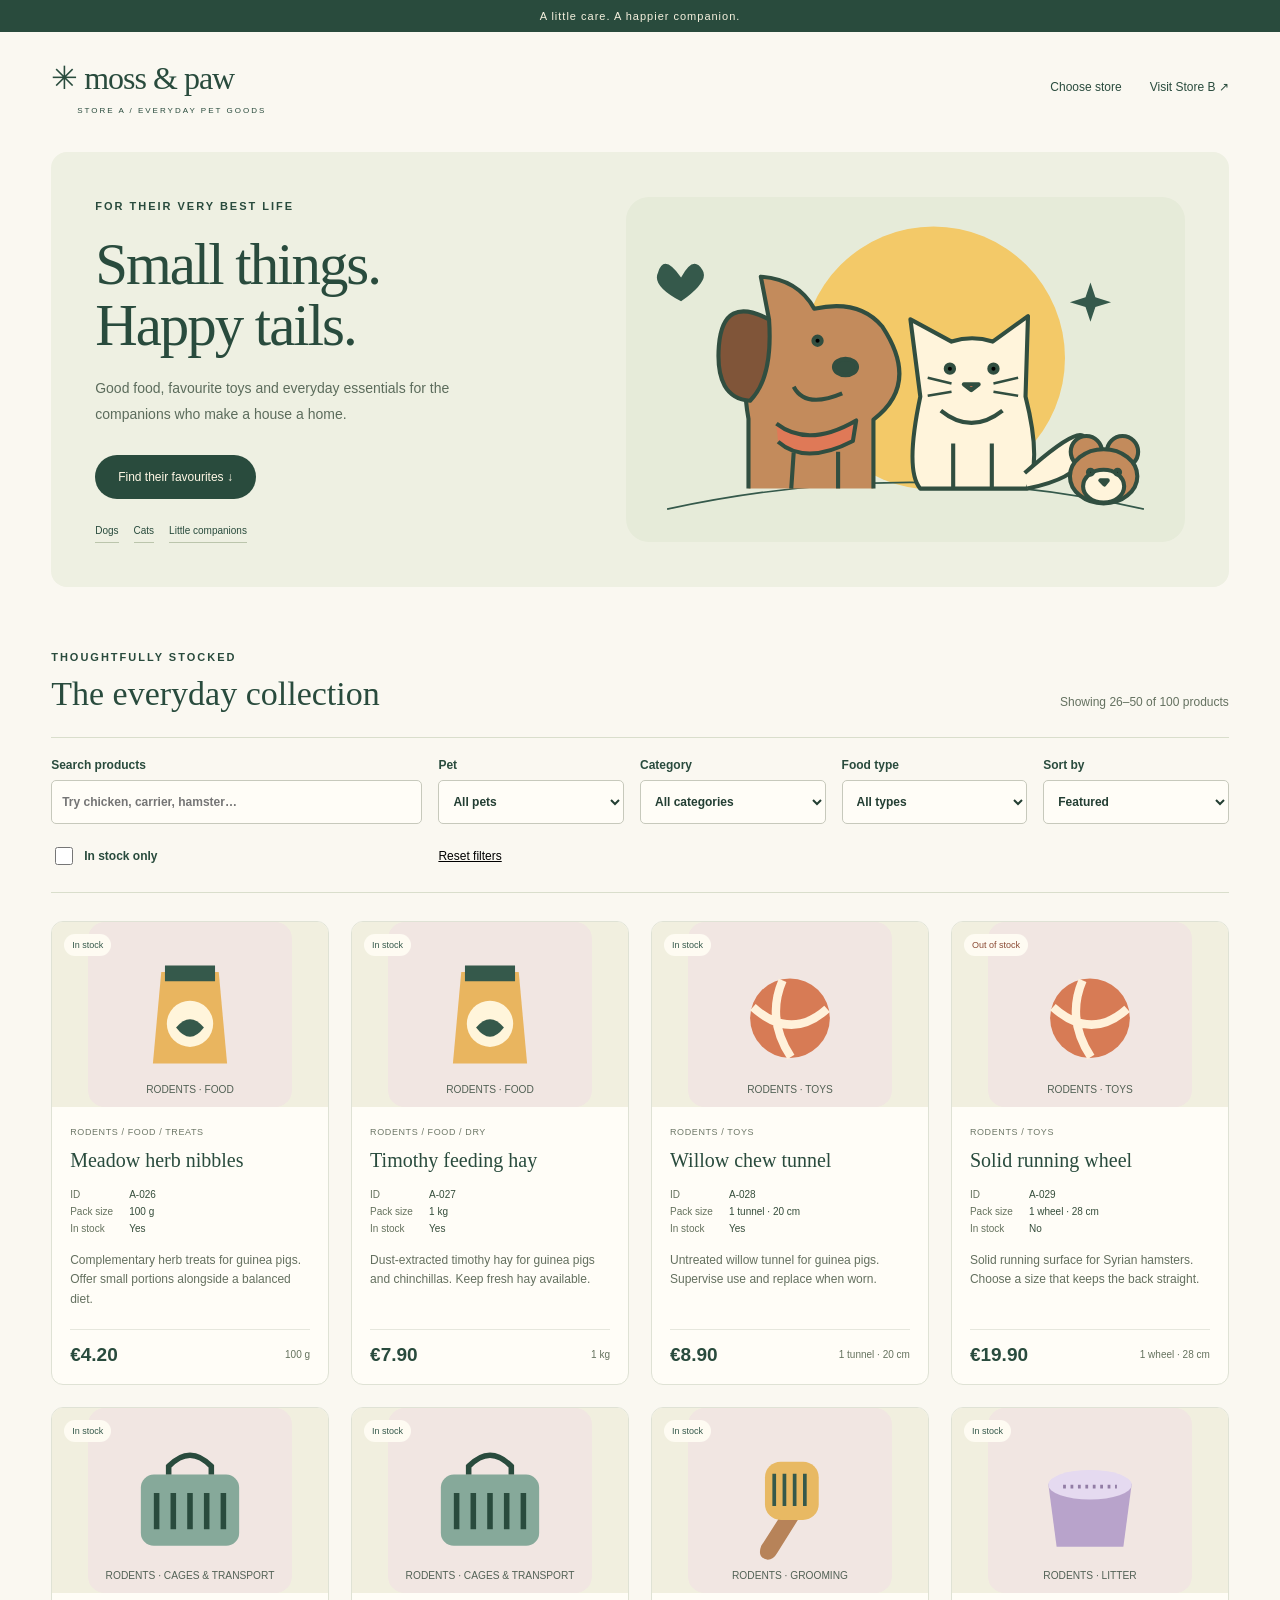
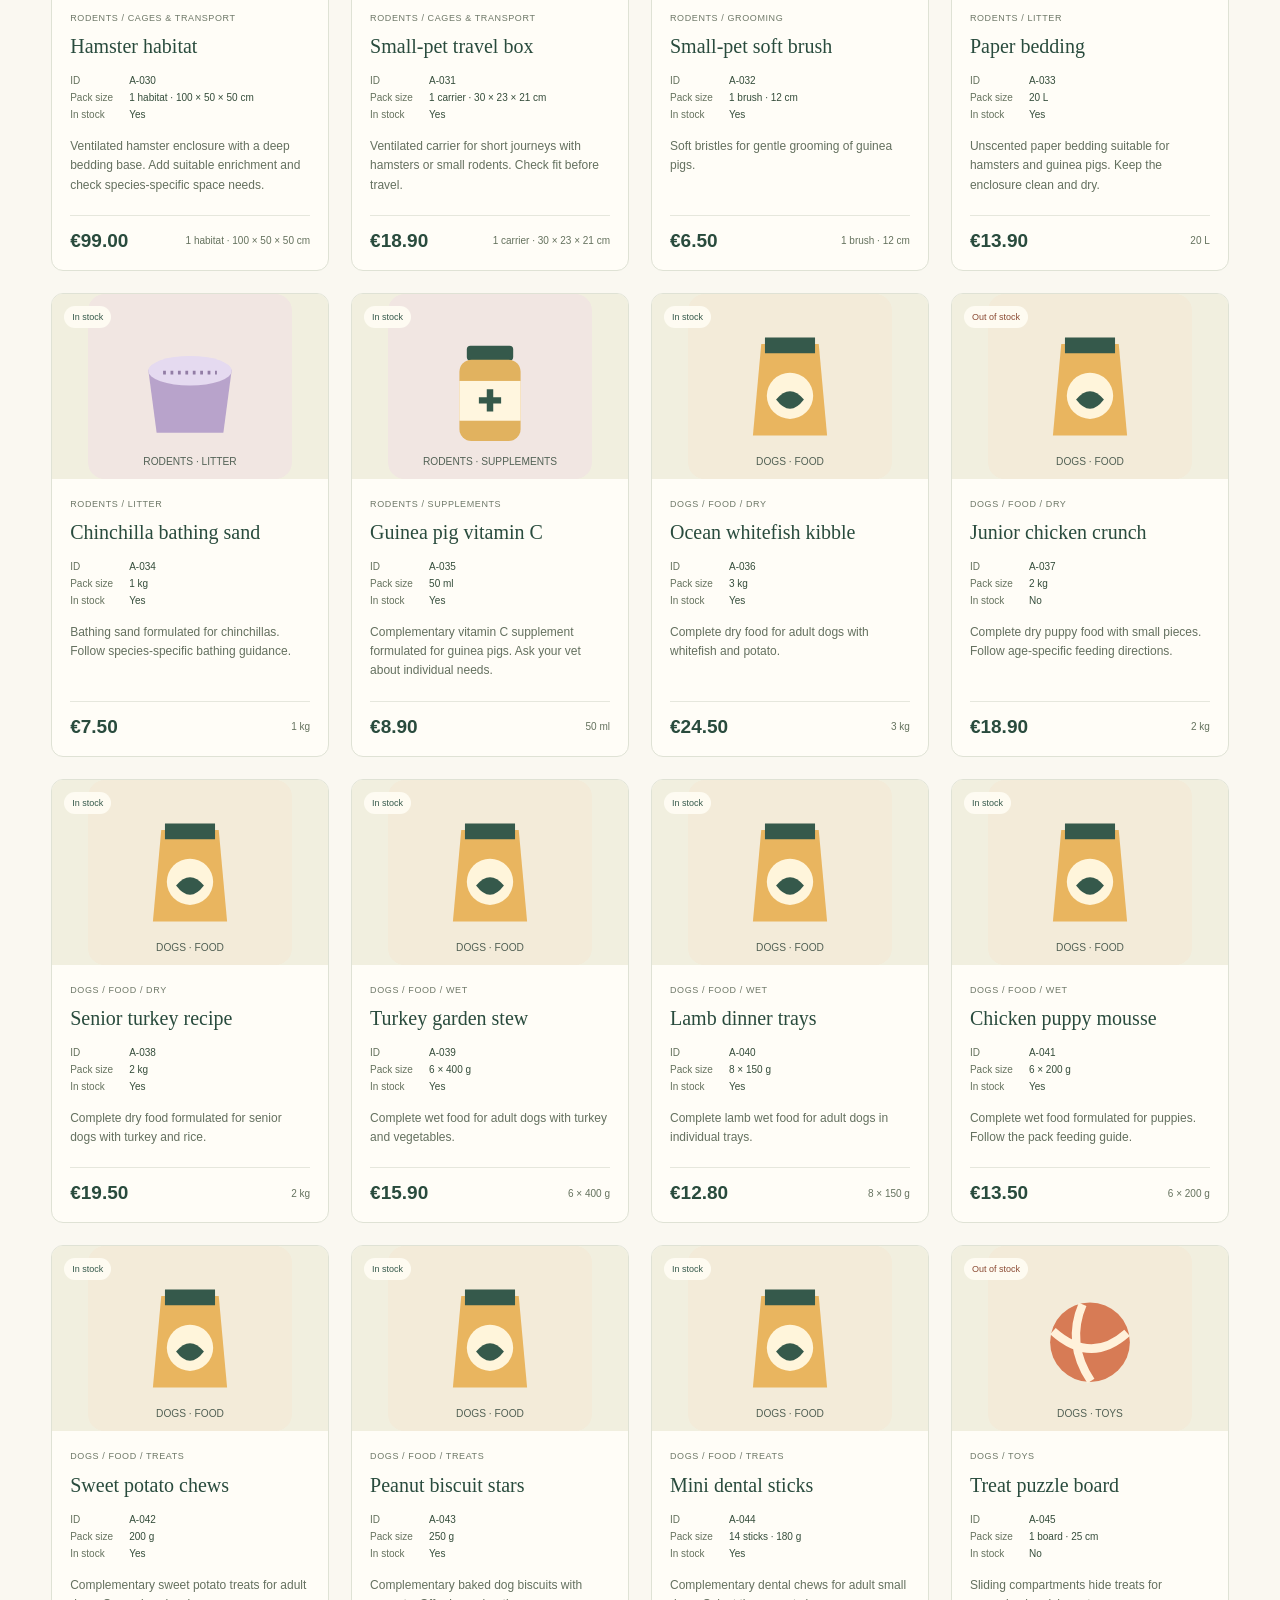
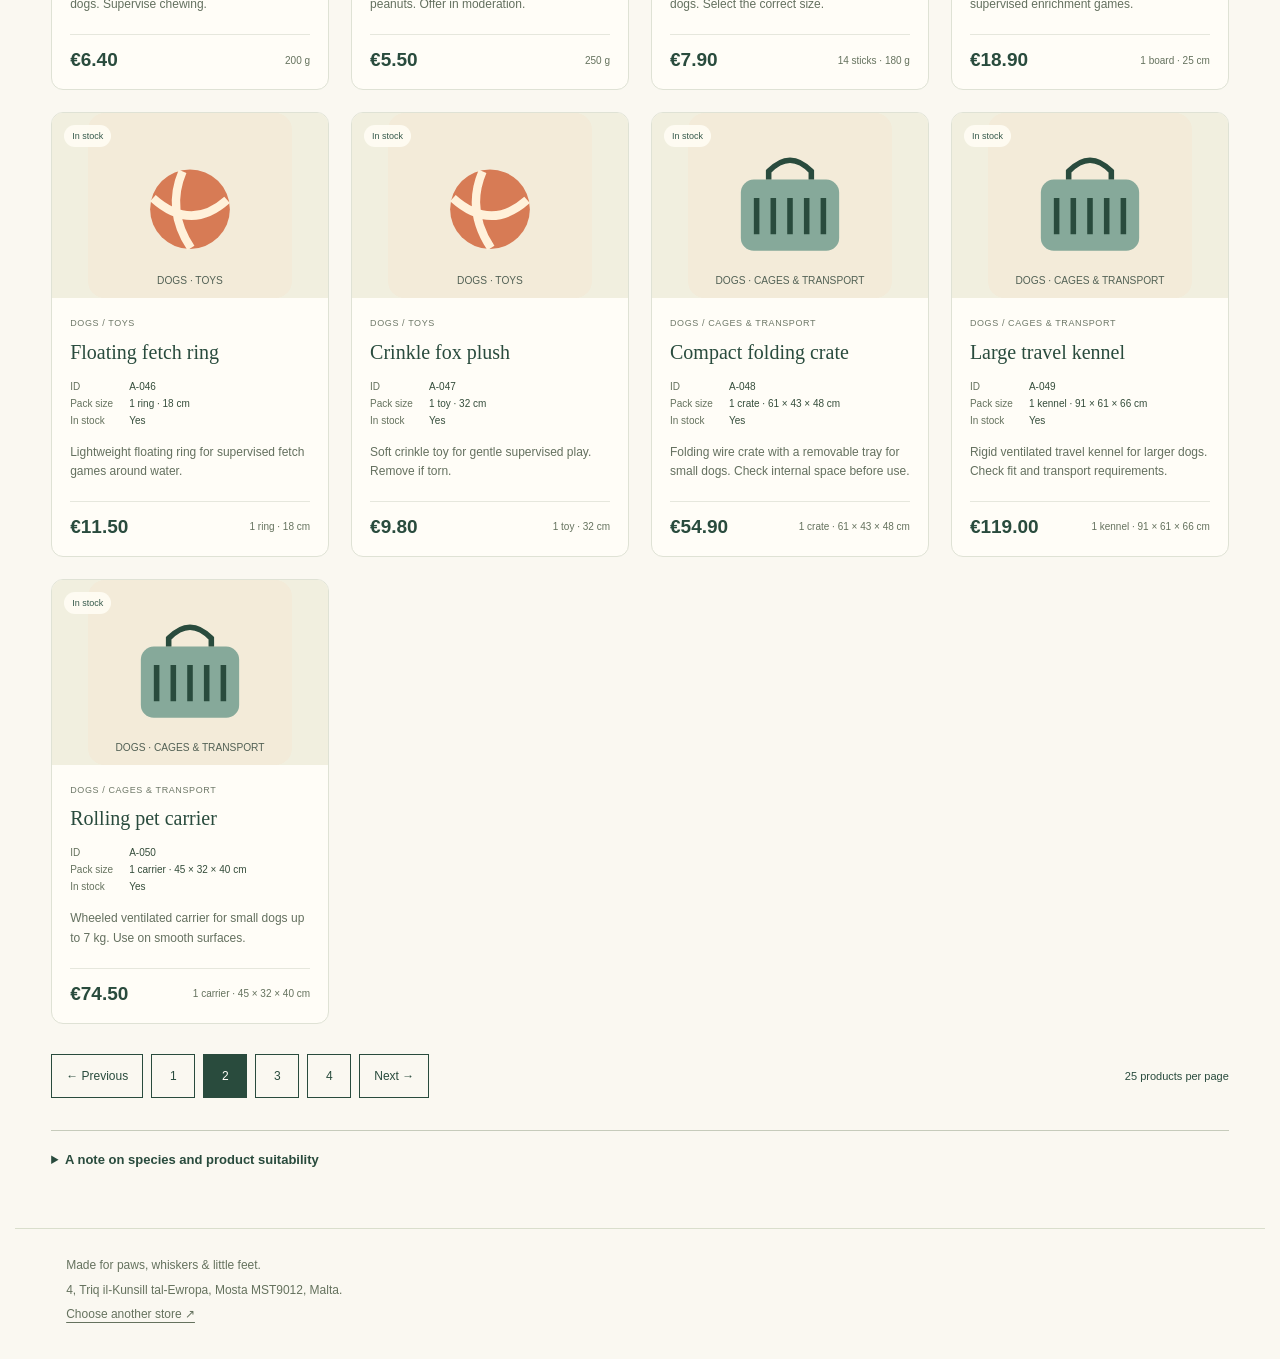
<file: store-a/page-2.html>
<!doctype html>
<html lang="en">

<head>
    <meta charset="utf-8">
    <meta name="viewport" content="width=device-width,initial-scale=1">
    <meta name="description" content="Store A — Moss & Paw. Sample pet supplies for dogs, cats and rodents.">
    <title>Store A — Moss & Paw | The Petshop Pair — Page 2 of 4</title>
    <link rel="icon" href="../assets/dogs-1.svg">
    <link rel="stylesheet" href="../assets/store-a.css">
</head>

<body><a class="skip" href="#catalog">Skip to products</a>
    <div class="announcement">A little care. A happier companion.</div>
    <header><a class="brand" href="./index.html">✳ moss & paw<span>STORE A / EVERYDAY PET GOODS</span></a>
        <nav aria-label="Main"><a href="../index.html">Choose store</a><a href="../store-b/index.html">Visit Store B
                ↗</a></nav>
    </header>
    <main>
        <section class="hero">
            <div><span class="eyebrow">FOR THEIR VERY BEST LIFE</span>
                <h1>Small things.<br>Happy tails.</h1>
                <p>Good food, favourite toys and everyday essentials for the companions who make a house a home.</p><a
                    class="primary" href="#catalog">Find their favourites ↓</a>
                <div class="hero-tags"><span>Dogs</span><span>Cats</span><span>Little companions</span></div>
            </div><img src="../assets/friends.svg" alt="Illustration of a friendly dog, cat and hamster" width="680"
                height="420">
        </section>
        <section id="catalog">
            <div class="section-heading">
                <div><span class="eyebrow">THOUGHTFULLY STOCKED</span>
                    <h2>The everyday collection</h2>
                </div>
                <p><span id="count" role="status" aria-live="polite">Showing 26–50 of 100 products</span></p>
            </div>
            <form class="filters " role="search" aria-label="Filter products"><label>Search products<input id="search"
                        type="search" placeholder="Try chicken, carrier, hamster…"></label><label>Pet<select id="pet">
                        <option value="">All pets</option>
                        <option>Dogs</option>
                        <option>Cats</option>
                        <option>Rodents</option>
                    </select></label><label>Category<select id="category">
                        <option value="">All categories</option>
                        <option>Food</option>
                        <option>Toys</option>
                        <option>Cages &amp; Transport</option>
                        <option>Grooming</option>
                        <option>Litter</option>
                        <option>Supplements</option>
                        <option>Flea &amp; Tick</option>
                    </select></label><label>Food type<select id="food">
                        <option value="">All types</option>
                        <option>Dry</option>
                        <option>Wet</option>
                        <option>Treats</option>
                    </select></label><label>Sort by<select id="sort">
                        <option value="default">Featured</option>
                        <option value="price-low">Price: low to high</option>
                        <option value="price-high">Price: high to low</option>
                        <option value="name">Name: A–Z</option>
                    </select></label><label class="stock-check"><input id="stock" type="checkbox"> In stock
                    only</label><button type="reset" class="reset">Reset filters</button></form>
            <p class="empty" hidden>No products match. Try a different search or reset the filters.</p>
            <div class="product-grid" id="products" data-page="2">
                <article class="product-card" data-id="A-026" data-pet="Rodents" data-category="Food" data-food="Treats"
                    data-price="4.20" data-stock="yes" itemscope itemtype="https://schema.org/Product">
                    <div class="product-visual"><img src="../assets/rodents-0.svg"
                            alt="Illustrated placeholder for Meadow herb nibbles" width="220" height="200"
                            loading="lazy" itemprop="image"><span class="badge ">In stock</span></div>
                    <div class="product-copy">
                        <p class="product-category">Rodents / Food / Treats</p>
                        <h3 itemprop="name">Meadow herb nibbles</h3>
                        <dl>
                            <div>
                                <dt>ID</dt>
                                <dd itemprop="sku">A-026</dd>
                            </div>
                            <div>
                                <dt>Pack size</dt>
                                <dd>100 g</dd>
                            </div>
                            <div>
                                <dt>In stock</dt>
                                <dd>Yes</dd>
                            </div>
                        </dl>
                        <p class="description" itemprop="description">Complementary herb treats for guinea pigs. Offer
                            small portions alongside a balanced diet.</p>
                        <div class="product-bottom" itemprop="offers" itemscope itemtype="https://schema.org/Offer">
                            <data itemprop="price" value="4.20">€4.20</data>
                            <meta itemprop="priceCurrency" content="EUR">
                            <link itemprop="availability" href="https://schema.org/InStock"><span class="pack">100
                                g</span>
                        </div>
                    </div>
                </article>
                <article class="product-card" data-id="A-027" data-pet="Rodents" data-category="Food" data-food="Dry"
                    data-price="7.90" data-stock="yes" itemscope itemtype="https://schema.org/Product">
                    <div class="product-visual"><img src="../assets/rodents-0.svg"
                            alt="Illustrated placeholder for Timothy feeding hay" width="220" height="200"
                            loading="lazy" itemprop="image"><span class="badge ">In stock</span></div>
                    <div class="product-copy">
                        <p class="product-category">Rodents / Food / Dry</p>
                        <h3 itemprop="name">Timothy feeding hay</h3>
                        <dl>
                            <div>
                                <dt>ID</dt>
                                <dd itemprop="sku">A-027</dd>
                            </div>
                            <div>
                                <dt>Pack size</dt>
                                <dd>1 kg</dd>
                            </div>
                            <div>
                                <dt>In stock</dt>
                                <dd>Yes</dd>
                            </div>
                        </dl>
                        <p class="description" itemprop="description">Dust-extracted timothy hay for guinea pigs and
                            chinchillas. Keep fresh hay available.</p>
                        <div class="product-bottom" itemprop="offers" itemscope itemtype="https://schema.org/Offer">
                            <data itemprop="price" value="7.90">€7.90</data>
                            <meta itemprop="priceCurrency" content="EUR">
                            <link itemprop="availability" href="https://schema.org/InStock"><span class="pack">1
                                kg</span>
                        </div>
                    </div>
                </article>
                <article class="product-card" data-id="A-028" data-pet="Rodents" data-category="Toys" data-food=""
                    data-price="8.90" data-stock="yes" itemscope itemtype="https://schema.org/Product">
                    <div class="product-visual"><img src="../assets/rodents-1.svg"
                            alt="Illustrated placeholder for Willow chew tunnel" width="220" height="200" loading="lazy"
                            itemprop="image"><span class="badge ">In stock</span></div>
                    <div class="product-copy">
                        <p class="product-category">Rodents / Toys</p>
                        <h3 itemprop="name">Willow chew tunnel</h3>
                        <dl>
                            <div>
                                <dt>ID</dt>
                                <dd itemprop="sku">A-028</dd>
                            </div>
                            <div>
                                <dt>Pack size</dt>
                                <dd>1 tunnel · 20 cm</dd>
                            </div>
                            <div>
                                <dt>In stock</dt>
                                <dd>Yes</dd>
                            </div>
                        </dl>
                        <p class="description" itemprop="description">Untreated willow tunnel for guinea pigs. Supervise
                            use and replace when worn.</p>
                        <div class="product-bottom" itemprop="offers" itemscope itemtype="https://schema.org/Offer">
                            <data itemprop="price" value="8.90">€8.90</data>
                            <meta itemprop="priceCurrency" content="EUR">
                            <link itemprop="availability" href="https://schema.org/InStock"><span class="pack">1 tunnel
                                · 20 cm</span>
                        </div>
                    </div>
                </article>
                <article class="product-card" data-id="A-029" data-pet="Rodents" data-category="Toys" data-food=""
                    data-price="19.90" data-stock="no" itemscope itemtype="https://schema.org/Product">
                    <div class="product-visual"><img src="../assets/rodents-1.svg"
                            alt="Illustrated placeholder for Solid running wheel" width="220" height="200"
                            loading="lazy" itemprop="image"><span class="badge sold">Out of stock</span></div>
                    <div class="product-copy">
                        <p class="product-category">Rodents / Toys</p>
                        <h3 itemprop="name">Solid running wheel</h3>
                        <dl>
                            <div>
                                <dt>ID</dt>
                                <dd itemprop="sku">A-029</dd>
                            </div>
                            <div>
                                <dt>Pack size</dt>
                                <dd>1 wheel · 28 cm</dd>
                            </div>
                            <div>
                                <dt>In stock</dt>
                                <dd>No</dd>
                            </div>
                        </dl>
                        <p class="description" itemprop="description">Solid running surface for Syrian hamsters. Choose
                            a size that keeps the back straight.</p>
                        <div class="product-bottom" itemprop="offers" itemscope itemtype="https://schema.org/Offer">
                            <data itemprop="price" value="19.90">€19.90</data>
                            <meta itemprop="priceCurrency" content="EUR">
                            <link itemprop="availability" href="https://schema.org/OutOfStock"><span class="pack">1
                                wheel · 28 cm</span>
                        </div>
                    </div>
                </article>
                <article class="product-card" data-id="A-030" data-pet="Rodents" data-category="Cages &amp; Transport"
                    data-food="" data-price="99.00" data-stock="yes" itemscope itemtype="https://schema.org/Product">
                    <div class="product-visual"><img src="../assets/rodents-2.svg"
                            alt="Illustrated placeholder for Hamster habitat" width="220" height="200" loading="lazy"
                            itemprop="image"><span class="badge ">In stock</span></div>
                    <div class="product-copy">
                        <p class="product-category">Rodents / Cages &amp; Transport</p>
                        <h3 itemprop="name">Hamster habitat</h3>
                        <dl>
                            <div>
                                <dt>ID</dt>
                                <dd itemprop="sku">A-030</dd>
                            </div>
                            <div>
                                <dt>Pack size</dt>
                                <dd>1 habitat · 100 × 50 × 50 cm</dd>
                            </div>
                            <div>
                                <dt>In stock</dt>
                                <dd>Yes</dd>
                            </div>
                        </dl>
                        <p class="description" itemprop="description">Ventilated hamster enclosure with a deep bedding
                            base. Add suitable enrichment and check species-specific space needs.</p>
                        <div class="product-bottom" itemprop="offers" itemscope itemtype="https://schema.org/Offer">
                            <data itemprop="price" value="99.00">€99.00</data>
                            <meta itemprop="priceCurrency" content="EUR">
                            <link itemprop="availability" href="https://schema.org/InStock"><span class="pack">1 habitat
                                · 100 × 50 × 50 cm</span>
                        </div>
                    </div>
                </article>
                <article class="product-card" data-id="A-031" data-pet="Rodents" data-category="Cages &amp; Transport"
                    data-food="" data-price="18.90" data-stock="yes" itemscope itemtype="https://schema.org/Product">
                    <div class="product-visual"><img src="../assets/rodents-2.svg"
                            alt="Illustrated placeholder for Small-pet travel box" width="220" height="200"
                            loading="lazy" itemprop="image"><span class="badge ">In stock</span></div>
                    <div class="product-copy">
                        <p class="product-category">Rodents / Cages &amp; Transport</p>
                        <h3 itemprop="name">Small-pet travel box</h3>
                        <dl>
                            <div>
                                <dt>ID</dt>
                                <dd itemprop="sku">A-031</dd>
                            </div>
                            <div>
                                <dt>Pack size</dt>
                                <dd>1 carrier · 30 × 23 × 21 cm</dd>
                            </div>
                            <div>
                                <dt>In stock</dt>
                                <dd>Yes</dd>
                            </div>
                        </dl>
                        <p class="description" itemprop="description">Ventilated carrier for short journeys with
                            hamsters or small rodents. Check fit before travel.</p>
                        <div class="product-bottom" itemprop="offers" itemscope itemtype="https://schema.org/Offer">
                            <data itemprop="price" value="18.90">€18.90</data>
                            <meta itemprop="priceCurrency" content="EUR">
                            <link itemprop="availability" href="https://schema.org/InStock"><span class="pack">1 carrier
                                · 30 × 23 × 21 cm</span>
                        </div>
                    </div>
                </article>
                <article class="product-card" data-id="A-032" data-pet="Rodents" data-category="Grooming" data-food=""
                    data-price="6.50" data-stock="yes" itemscope itemtype="https://schema.org/Product">
                    <div class="product-visual"><img src="../assets/rodents-3.svg"
                            alt="Illustrated placeholder for Small-pet soft brush" width="220" height="200"
                            loading="lazy" itemprop="image"><span class="badge ">In stock</span></div>
                    <div class="product-copy">
                        <p class="product-category">Rodents / Grooming</p>
                        <h3 itemprop="name">Small-pet soft brush</h3>
                        <dl>
                            <div>
                                <dt>ID</dt>
                                <dd itemprop="sku">A-032</dd>
                            </div>
                            <div>
                                <dt>Pack size</dt>
                                <dd>1 brush · 12 cm</dd>
                            </div>
                            <div>
                                <dt>In stock</dt>
                                <dd>Yes</dd>
                            </div>
                        </dl>
                        <p class="description" itemprop="description">Soft bristles for gentle grooming of guinea pigs.
                        </p>
                        <div class="product-bottom" itemprop="offers" itemscope itemtype="https://schema.org/Offer">
                            <data itemprop="price" value="6.50">€6.50</data>
                            <meta itemprop="priceCurrency" content="EUR">
                            <link itemprop="availability" href="https://schema.org/InStock"><span class="pack">1 brush ·
                                12 cm</span>
                        </div>
                    </div>
                </article>
                <article class="product-card" data-id="A-033" data-pet="Rodents" data-category="Litter" data-food=""
                    data-price="13.90" data-stock="yes" itemscope itemtype="https://schema.org/Product">
                    <div class="product-visual"><img src="../assets/rodents-4.svg"
                            alt="Illustrated placeholder for Paper bedding" width="220" height="200" loading="lazy"
                            itemprop="image"><span class="badge ">In stock</span></div>
                    <div class="product-copy">
                        <p class="product-category">Rodents / Litter</p>
                        <h3 itemprop="name">Paper bedding</h3>
                        <dl>
                            <div>
                                <dt>ID</dt>
                                <dd itemprop="sku">A-033</dd>
                            </div>
                            <div>
                                <dt>Pack size</dt>
                                <dd>20 L</dd>
                            </div>
                            <div>
                                <dt>In stock</dt>
                                <dd>Yes</dd>
                            </div>
                        </dl>
                        <p class="description" itemprop="description">Unscented paper bedding suitable for hamsters and
                            guinea pigs. Keep the enclosure clean and dry.</p>
                        <div class="product-bottom" itemprop="offers" itemscope itemtype="https://schema.org/Offer">
                            <data itemprop="price" value="13.90">€13.90</data>
                            <meta itemprop="priceCurrency" content="EUR">
                            <link itemprop="availability" href="https://schema.org/InStock"><span class="pack">20
                                L</span>
                        </div>
                    </div>
                </article>
                <article class="product-card" data-id="A-034" data-pet="Rodents" data-category="Litter" data-food=""
                    data-price="7.50" data-stock="yes" itemscope itemtype="https://schema.org/Product">
                    <div class="product-visual"><img src="../assets/rodents-4.svg"
                            alt="Illustrated placeholder for Chinchilla bathing sand" width="220" height="200"
                            loading="lazy" itemprop="image"><span class="badge ">In stock</span></div>
                    <div class="product-copy">
                        <p class="product-category">Rodents / Litter</p>
                        <h3 itemprop="name">Chinchilla bathing sand</h3>
                        <dl>
                            <div>
                                <dt>ID</dt>
                                <dd itemprop="sku">A-034</dd>
                            </div>
                            <div>
                                <dt>Pack size</dt>
                                <dd>1 kg</dd>
                            </div>
                            <div>
                                <dt>In stock</dt>
                                <dd>Yes</dd>
                            </div>
                        </dl>
                        <p class="description" itemprop="description">Bathing sand formulated for chinchillas. Follow
                            species-specific bathing guidance.</p>
                        <div class="product-bottom" itemprop="offers" itemscope itemtype="https://schema.org/Offer">
                            <data itemprop="price" value="7.50">€7.50</data>
                            <meta itemprop="priceCurrency" content="EUR">
                            <link itemprop="availability" href="https://schema.org/InStock"><span class="pack">1
                                kg</span>
                        </div>
                    </div>
                </article>
                <article class="product-card" data-id="A-035" data-pet="Rodents" data-category="Supplements"
                    data-food="" data-price="8.90" data-stock="yes" itemscope itemtype="https://schema.org/Product">
                    <div class="product-visual"><img src="../assets/rodents-5.svg"
                            alt="Illustrated placeholder for Guinea pig vitamin C" width="220" height="200"
                            loading="lazy" itemprop="image"><span class="badge ">In stock</span></div>
                    <div class="product-copy">
                        <p class="product-category">Rodents / Supplements</p>
                        <h3 itemprop="name">Guinea pig vitamin C</h3>
                        <dl>
                            <div>
                                <dt>ID</dt>
                                <dd itemprop="sku">A-035</dd>
                            </div>
                            <div>
                                <dt>Pack size</dt>
                                <dd>50 ml</dd>
                            </div>
                            <div>
                                <dt>In stock</dt>
                                <dd>Yes</dd>
                            </div>
                        </dl>
                        <p class="description" itemprop="description">Complementary vitamin C supplement formulated for
                            guinea pigs. Ask your vet about individual needs.</p>
                        <div class="product-bottom" itemprop="offers" itemscope itemtype="https://schema.org/Offer">
                            <data itemprop="price" value="8.90">€8.90</data>
                            <meta itemprop="priceCurrency" content="EUR">
                            <link itemprop="availability" href="https://schema.org/InStock"><span class="pack">50
                                ml</span>
                        </div>
                    </div>
                </article>
                <article class="product-card" data-id="A-036" data-pet="Dogs" data-category="Food" data-food="Dry"
                    data-price="24.50" data-stock="yes" itemscope itemtype="https://schema.org/Product">
                    <div class="product-visual"><img src="../assets/dogs-0.svg"
                            alt="Illustrated placeholder for Ocean whitefish kibble" width="220" height="200"
                            loading="lazy" itemprop="image"><span class="badge ">In stock</span></div>
                    <div class="product-copy">
                        <p class="product-category">Dogs / Food / Dry</p>
                        <h3 itemprop="name">Ocean whitefish kibble</h3>
                        <dl>
                            <div>
                                <dt>ID</dt>
                                <dd itemprop="sku">A-036</dd>
                            </div>
                            <div>
                                <dt>Pack size</dt>
                                <dd>3 kg</dd>
                            </div>
                            <div>
                                <dt>In stock</dt>
                                <dd>Yes</dd>
                            </div>
                        </dl>
                        <p class="description" itemprop="description">Complete dry food for adult dogs with whitefish
                            and potato.</p>
                        <div class="product-bottom" itemprop="offers" itemscope itemtype="https://schema.org/Offer">
                            <data itemprop="price" value="24.50">€24.50</data>
                            <meta itemprop="priceCurrency" content="EUR">
                            <link itemprop="availability" href="https://schema.org/InStock"><span class="pack">3
                                kg</span>
                        </div>
                    </div>
                </article>
                <article class="product-card" data-id="A-037" data-pet="Dogs" data-category="Food" data-food="Dry"
                    data-price="18.90" data-stock="no" itemscope itemtype="https://schema.org/Product">
                    <div class="product-visual"><img src="../assets/dogs-0.svg"
                            alt="Illustrated placeholder for Junior chicken crunch" width="220" height="200"
                            loading="lazy" itemprop="image"><span class="badge sold">Out of stock</span></div>
                    <div class="product-copy">
                        <p class="product-category">Dogs / Food / Dry</p>
                        <h3 itemprop="name">Junior chicken crunch</h3>
                        <dl>
                            <div>
                                <dt>ID</dt>
                                <dd itemprop="sku">A-037</dd>
                            </div>
                            <div>
                                <dt>Pack size</dt>
                                <dd>2 kg</dd>
                            </div>
                            <div>
                                <dt>In stock</dt>
                                <dd>No</dd>
                            </div>
                        </dl>
                        <p class="description" itemprop="description">Complete dry puppy food with small pieces. Follow
                            age-specific feeding directions.</p>
                        <div class="product-bottom" itemprop="offers" itemscope itemtype="https://schema.org/Offer">
                            <data itemprop="price" value="18.90">€18.90</data>
                            <meta itemprop="priceCurrency" content="EUR">
                            <link itemprop="availability" href="https://schema.org/OutOfStock"><span class="pack">2
                                kg</span>
                        </div>
                    </div>
                </article>
                <article class="product-card" data-id="A-038" data-pet="Dogs" data-category="Food" data-food="Dry"
                    data-price="19.50" data-stock="yes" itemscope itemtype="https://schema.org/Product">
                    <div class="product-visual"><img src="../assets/dogs-0.svg"
                            alt="Illustrated placeholder for Senior turkey recipe" width="220" height="200"
                            loading="lazy" itemprop="image"><span class="badge ">In stock</span></div>
                    <div class="product-copy">
                        <p class="product-category">Dogs / Food / Dry</p>
                        <h3 itemprop="name">Senior turkey recipe</h3>
                        <dl>
                            <div>
                                <dt>ID</dt>
                                <dd itemprop="sku">A-038</dd>
                            </div>
                            <div>
                                <dt>Pack size</dt>
                                <dd>2 kg</dd>
                            </div>
                            <div>
                                <dt>In stock</dt>
                                <dd>Yes</dd>
                            </div>
                        </dl>
                        <p class="description" itemprop="description">Complete dry food formulated for senior dogs with
                            turkey and rice.</p>
                        <div class="product-bottom" itemprop="offers" itemscope itemtype="https://schema.org/Offer">
                            <data itemprop="price" value="19.50">€19.50</data>
                            <meta itemprop="priceCurrency" content="EUR">
                            <link itemprop="availability" href="https://schema.org/InStock"><span class="pack">2
                                kg</span>
                        </div>
                    </div>
                </article>
                <article class="product-card" data-id="A-039" data-pet="Dogs" data-category="Food" data-food="Wet"
                    data-price="15.90" data-stock="yes" itemscope itemtype="https://schema.org/Product">
                    <div class="product-visual"><img src="../assets/dogs-0.svg"
                            alt="Illustrated placeholder for Turkey garden stew" width="220" height="200" loading="lazy"
                            itemprop="image"><span class="badge ">In stock</span></div>
                    <div class="product-copy">
                        <p class="product-category">Dogs / Food / Wet</p>
                        <h3 itemprop="name">Turkey garden stew</h3>
                        <dl>
                            <div>
                                <dt>ID</dt>
                                <dd itemprop="sku">A-039</dd>
                            </div>
                            <div>
                                <dt>Pack size</dt>
                                <dd>6 × 400 g</dd>
                            </div>
                            <div>
                                <dt>In stock</dt>
                                <dd>Yes</dd>
                            </div>
                        </dl>
                        <p class="description" itemprop="description">Complete wet food for adult dogs with turkey and
                            vegetables.</p>
                        <div class="product-bottom" itemprop="offers" itemscope itemtype="https://schema.org/Offer">
                            <data itemprop="price" value="15.90">€15.90</data>
                            <meta itemprop="priceCurrency" content="EUR">
                            <link itemprop="availability" href="https://schema.org/InStock"><span class="pack">6 × 400
                                g</span>
                        </div>
                    </div>
                </article>
                <article class="product-card" data-id="A-040" data-pet="Dogs" data-category="Food" data-food="Wet"
                    data-price="12.80" data-stock="yes" itemscope itemtype="https://schema.org/Product">
                    <div class="product-visual"><img src="../assets/dogs-0.svg"
                            alt="Illustrated placeholder for Lamb dinner trays" width="220" height="200" loading="lazy"
                            itemprop="image"><span class="badge ">In stock</span></div>
                    <div class="product-copy">
                        <p class="product-category">Dogs / Food / Wet</p>
                        <h3 itemprop="name">Lamb dinner trays</h3>
                        <dl>
                            <div>
                                <dt>ID</dt>
                                <dd itemprop="sku">A-040</dd>
                            </div>
                            <div>
                                <dt>Pack size</dt>
                                <dd>8 × 150 g</dd>
                            </div>
                            <div>
                                <dt>In stock</dt>
                                <dd>Yes</dd>
                            </div>
                        </dl>
                        <p class="description" itemprop="description">Complete lamb wet food for adult dogs in
                            individual trays.</p>
                        <div class="product-bottom" itemprop="offers" itemscope itemtype="https://schema.org/Offer">
                            <data itemprop="price" value="12.80">€12.80</data>
                            <meta itemprop="priceCurrency" content="EUR">
                            <link itemprop="availability" href="https://schema.org/InStock"><span class="pack">8 × 150
                                g</span>
                        </div>
                    </div>
                </article>
                <article class="product-card" data-id="A-041" data-pet="Dogs" data-category="Food" data-food="Wet"
                    data-price="13.50" data-stock="yes" itemscope itemtype="https://schema.org/Product">
                    <div class="product-visual"><img src="../assets/dogs-0.svg"
                            alt="Illustrated placeholder for Chicken puppy mousse" width="220" height="200"
                            loading="lazy" itemprop="image"><span class="badge ">In stock</span></div>
                    <div class="product-copy">
                        <p class="product-category">Dogs / Food / Wet</p>
                        <h3 itemprop="name">Chicken puppy mousse</h3>
                        <dl>
                            <div>
                                <dt>ID</dt>
                                <dd itemprop="sku">A-041</dd>
                            </div>
                            <div>
                                <dt>Pack size</dt>
                                <dd>6 × 200 g</dd>
                            </div>
                            <div>
                                <dt>In stock</dt>
                                <dd>Yes</dd>
                            </div>
                        </dl>
                        <p class="description" itemprop="description">Complete wet food formulated for puppies. Follow
                            the pack feeding guide.</p>
                        <div class="product-bottom" itemprop="offers" itemscope itemtype="https://schema.org/Offer">
                            <data itemprop="price" value="13.50">€13.50</data>
                            <meta itemprop="priceCurrency" content="EUR">
                            <link itemprop="availability" href="https://schema.org/InStock"><span class="pack">6 × 200
                                g</span>
                        </div>
                    </div>
                </article>
                <article class="product-card" data-id="A-042" data-pet="Dogs" data-category="Food" data-food="Treats"
                    data-price="6.40" data-stock="yes" itemscope itemtype="https://schema.org/Product">
                    <div class="product-visual"><img src="../assets/dogs-0.svg"
                            alt="Illustrated placeholder for Sweet potato chews" width="220" height="200" loading="lazy"
                            itemprop="image"><span class="badge ">In stock</span></div>
                    <div class="product-copy">
                        <p class="product-category">Dogs / Food / Treats</p>
                        <h3 itemprop="name">Sweet potato chews</h3>
                        <dl>
                            <div>
                                <dt>ID</dt>
                                <dd itemprop="sku">A-042</dd>
                            </div>
                            <div>
                                <dt>Pack size</dt>
                                <dd>200 g</dd>
                            </div>
                            <div>
                                <dt>In stock</dt>
                                <dd>Yes</dd>
                            </div>
                        </dl>
                        <p class="description" itemprop="description">Complementary sweet potato treats for adult dogs.
                            Supervise chewing.</p>
                        <div class="product-bottom" itemprop="offers" itemscope itemtype="https://schema.org/Offer">
                            <data itemprop="price" value="6.40">€6.40</data>
                            <meta itemprop="priceCurrency" content="EUR">
                            <link itemprop="availability" href="https://schema.org/InStock"><span class="pack">200
                                g</span>
                        </div>
                    </div>
                </article>
                <article class="product-card" data-id="A-043" data-pet="Dogs" data-category="Food" data-food="Treats"
                    data-price="5.50" data-stock="yes" itemscope itemtype="https://schema.org/Product">
                    <div class="product-visual"><img src="../assets/dogs-0.svg"
                            alt="Illustrated placeholder for Peanut biscuit stars" width="220" height="200"
                            loading="lazy" itemprop="image"><span class="badge ">In stock</span></div>
                    <div class="product-copy">
                        <p class="product-category">Dogs / Food / Treats</p>
                        <h3 itemprop="name">Peanut biscuit stars</h3>
                        <dl>
                            <div>
                                <dt>ID</dt>
                                <dd itemprop="sku">A-043</dd>
                            </div>
                            <div>
                                <dt>Pack size</dt>
                                <dd>250 g</dd>
                            </div>
                            <div>
                                <dt>In stock</dt>
                                <dd>Yes</dd>
                            </div>
                        </dl>
                        <p class="description" itemprop="description">Complementary baked dog biscuits with peanuts.
                            Offer in moderation.</p>
                        <div class="product-bottom" itemprop="offers" itemscope itemtype="https://schema.org/Offer">
                            <data itemprop="price" value="5.50">€5.50</data>
                            <meta itemprop="priceCurrency" content="EUR">
                            <link itemprop="availability" href="https://schema.org/InStock"><span class="pack">250
                                g</span>
                        </div>
                    </div>
                </article>
                <article class="product-card" data-id="A-044" data-pet="Dogs" data-category="Food" data-food="Treats"
                    data-price="7.90" data-stock="yes" itemscope itemtype="https://schema.org/Product">
                    <div class="product-visual"><img src="../assets/dogs-0.svg"
                            alt="Illustrated placeholder for Mini dental sticks" width="220" height="200" loading="lazy"
                            itemprop="image"><span class="badge ">In stock</span></div>
                    <div class="product-copy">
                        <p class="product-category">Dogs / Food / Treats</p>
                        <h3 itemprop="name">Mini dental sticks</h3>
                        <dl>
                            <div>
                                <dt>ID</dt>
                                <dd itemprop="sku">A-044</dd>
                            </div>
                            <div>
                                <dt>Pack size</dt>
                                <dd>14 sticks · 180 g</dd>
                            </div>
                            <div>
                                <dt>In stock</dt>
                                <dd>Yes</dd>
                            </div>
                        </dl>
                        <p class="description" itemprop="description">Complementary dental chews for adult small dogs.
                            Select the correct size.</p>
                        <div class="product-bottom" itemprop="offers" itemscope itemtype="https://schema.org/Offer">
                            <data itemprop="price" value="7.90">€7.90</data>
                            <meta itemprop="priceCurrency" content="EUR">
                            <link itemprop="availability" href="https://schema.org/InStock"><span class="pack">14 sticks
                                · 180 g</span>
                        </div>
                    </div>
                </article>
                <article class="product-card" data-id="A-045" data-pet="Dogs" data-category="Toys" data-food=""
                    data-price="18.90" data-stock="no" itemscope itemtype="https://schema.org/Product">
                    <div class="product-visual"><img src="../assets/dogs-1.svg"
                            alt="Illustrated placeholder for Treat puzzle board" width="220" height="200" loading="lazy"
                            itemprop="image"><span class="badge sold">Out of stock</span></div>
                    <div class="product-copy">
                        <p class="product-category">Dogs / Toys</p>
                        <h3 itemprop="name">Treat puzzle board</h3>
                        <dl>
                            <div>
                                <dt>ID</dt>
                                <dd itemprop="sku">A-045</dd>
                            </div>
                            <div>
                                <dt>Pack size</dt>
                                <dd>1 board · 25 cm</dd>
                            </div>
                            <div>
                                <dt>In stock</dt>
                                <dd>No</dd>
                            </div>
                        </dl>
                        <p class="description" itemprop="description">Sliding compartments hide treats for supervised
                            enrichment games.</p>
                        <div class="product-bottom" itemprop="offers" itemscope itemtype="https://schema.org/Offer">
                            <data itemprop="price" value="18.90">€18.90</data>
                            <meta itemprop="priceCurrency" content="EUR">
                            <link itemprop="availability" href="https://schema.org/OutOfStock"><span class="pack">1
                                board · 25 cm</span>
                        </div>
                    </div>
                </article>
                <article class="product-card" data-id="A-046" data-pet="Dogs" data-category="Toys" data-food=""
                    data-price="11.50" data-stock="yes" itemscope itemtype="https://schema.org/Product">
                    <div class="product-visual"><img src="../assets/dogs-1.svg"
                            alt="Illustrated placeholder for Floating fetch ring" width="220" height="200"
                            loading="lazy" itemprop="image"><span class="badge ">In stock</span></div>
                    <div class="product-copy">
                        <p class="product-category">Dogs / Toys</p>
                        <h3 itemprop="name">Floating fetch ring</h3>
                        <dl>
                            <div>
                                <dt>ID</dt>
                                <dd itemprop="sku">A-046</dd>
                            </div>
                            <div>
                                <dt>Pack size</dt>
                                <dd>1 ring · 18 cm</dd>
                            </div>
                            <div>
                                <dt>In stock</dt>
                                <dd>Yes</dd>
                            </div>
                        </dl>
                        <p class="description" itemprop="description">Lightweight floating ring for supervised fetch
                            games around water.</p>
                        <div class="product-bottom" itemprop="offers" itemscope itemtype="https://schema.org/Offer">
                            <data itemprop="price" value="11.50">€11.50</data>
                            <meta itemprop="priceCurrency" content="EUR">
                            <link itemprop="availability" href="https://schema.org/InStock"><span class="pack">1 ring ·
                                18 cm</span>
                        </div>
                    </div>
                </article>
                <article class="product-card" data-id="A-047" data-pet="Dogs" data-category="Toys" data-food=""
                    data-price="9.80" data-stock="yes" itemscope itemtype="https://schema.org/Product">
                    <div class="product-visual"><img src="../assets/dogs-1.svg"
                            alt="Illustrated placeholder for Crinkle fox plush" width="220" height="200" loading="lazy"
                            itemprop="image"><span class="badge ">In stock</span></div>
                    <div class="product-copy">
                        <p class="product-category">Dogs / Toys</p>
                        <h3 itemprop="name">Crinkle fox plush</h3>
                        <dl>
                            <div>
                                <dt>ID</dt>
                                <dd itemprop="sku">A-047</dd>
                            </div>
                            <div>
                                <dt>Pack size</dt>
                                <dd>1 toy · 32 cm</dd>
                            </div>
                            <div>
                                <dt>In stock</dt>
                                <dd>Yes</dd>
                            </div>
                        </dl>
                        <p class="description" itemprop="description">Soft crinkle toy for gentle supervised play.
                            Remove if torn.</p>
                        <div class="product-bottom" itemprop="offers" itemscope itemtype="https://schema.org/Offer">
                            <data itemprop="price" value="9.80">€9.80</data>
                            <meta itemprop="priceCurrency" content="EUR">
                            <link itemprop="availability" href="https://schema.org/InStock"><span class="pack">1 toy ·
                                32 cm</span>
                        </div>
                    </div>
                </article>
                <article class="product-card" data-id="A-048" data-pet="Dogs" data-category="Cages &amp; Transport"
                    data-food="" data-price="54.90" data-stock="yes" itemscope itemtype="https://schema.org/Product">
                    <div class="product-visual"><img src="../assets/dogs-2.svg"
                            alt="Illustrated placeholder for Compact folding crate" width="220" height="200"
                            loading="lazy" itemprop="image"><span class="badge ">In stock</span></div>
                    <div class="product-copy">
                        <p class="product-category">Dogs / Cages &amp; Transport</p>
                        <h3 itemprop="name">Compact folding crate</h3>
                        <dl>
                            <div>
                                <dt>ID</dt>
                                <dd itemprop="sku">A-048</dd>
                            </div>
                            <div>
                                <dt>Pack size</dt>
                                <dd>1 crate · 61 × 43 × 48 cm</dd>
                            </div>
                            <div>
                                <dt>In stock</dt>
                                <dd>Yes</dd>
                            </div>
                        </dl>
                        <p class="description" itemprop="description">Folding wire crate with a removable tray for small
                            dogs. Check internal space before use.</p>
                        <div class="product-bottom" itemprop="offers" itemscope itemtype="https://schema.org/Offer">
                            <data itemprop="price" value="54.90">€54.90</data>
                            <meta itemprop="priceCurrency" content="EUR">
                            <link itemprop="availability" href="https://schema.org/InStock"><span class="pack">1 crate ·
                                61 × 43 × 48 cm</span>
                        </div>
                    </div>
                </article>
                <article class="product-card" data-id="A-049" data-pet="Dogs" data-category="Cages &amp; Transport"
                    data-food="" data-price="119.00" data-stock="yes" itemscope itemtype="https://schema.org/Product">
                    <div class="product-visual"><img src="../assets/dogs-2.svg"
                            alt="Illustrated placeholder for Large travel kennel" width="220" height="200"
                            loading="lazy" itemprop="image"><span class="badge ">In stock</span></div>
                    <div class="product-copy">
                        <p class="product-category">Dogs / Cages &amp; Transport</p>
                        <h3 itemprop="name">Large travel kennel</h3>
                        <dl>
                            <div>
                                <dt>ID</dt>
                                <dd itemprop="sku">A-049</dd>
                            </div>
                            <div>
                                <dt>Pack size</dt>
                                <dd>1 kennel · 91 × 61 × 66 cm</dd>
                            </div>
                            <div>
                                <dt>In stock</dt>
                                <dd>Yes</dd>
                            </div>
                        </dl>
                        <p class="description" itemprop="description">Rigid ventilated travel kennel for larger dogs.
                            Check fit and transport requirements.</p>
                        <div class="product-bottom" itemprop="offers" itemscope itemtype="https://schema.org/Offer">
                            <data itemprop="price" value="119.00">€119.00</data>
                            <meta itemprop="priceCurrency" content="EUR">
                            <link itemprop="availability" href="https://schema.org/InStock"><span class="pack">1 kennel
                                · 91 × 61 × 66 cm</span>
                        </div>
                    </div>
                </article>
                <article class="product-card" data-id="A-050" data-pet="Dogs" data-category="Cages &amp; Transport"
                    data-food="" data-price="74.50" data-stock="yes" itemscope itemtype="https://schema.org/Product">
                    <div class="product-visual"><img src="../assets/dogs-2.svg"
                            alt="Illustrated placeholder for Rolling pet carrier" width="220" height="200"
                            loading="lazy" itemprop="image"><span class="badge ">In stock</span></div>
                    <div class="product-copy">
                        <p class="product-category">Dogs / Cages &amp; Transport</p>
                        <h3 itemprop="name">Rolling pet carrier</h3>
                        <dl>
                            <div>
                                <dt>ID</dt>
                                <dd itemprop="sku">A-050</dd>
                            </div>
                            <div>
                                <dt>Pack size</dt>
                                <dd>1 carrier · 45 × 32 × 40 cm</dd>
                            </div>
                            <div>
                                <dt>In stock</dt>
                                <dd>Yes</dd>
                            </div>
                        </dl>
                        <p class="description" itemprop="description">Wheeled ventilated carrier for small dogs up to 7
                            kg. Use on smooth surfaces.</p>
                        <div class="product-bottom" itemprop="offers" itemscope itemtype="https://schema.org/Offer">
                            <data itemprop="price" value="74.50">€74.50</data>
                            <meta itemprop="priceCurrency" content="EUR">
                            <link itemprop="availability" href="https://schema.org/InStock"><span class="pack">1 carrier
                                · 45 × 32 × 40 cm</span>
                        </div>
                    </div>
                </article>
            </div>
            <nav class="pagination" aria-label="Catalog pages"><a href="index.html">← Previous</a><a
                    href="index.html">1</a><a href="page-2.html" aria-current="page">2</a><a href="page-3.html">3</a><a
                    href="page-4.html">4</a><a href="page-3.html">Next →</a><span>25 products per page</span></nav>
            <details class="care-note">
                <summary>A note on species and product suitability</summary>
                <p>Rodent food and care are species-specific: read each description. Wet food and flea/tick products are
                    intentionally omitted for rodents; consult an exotic-pet vet about parasite care. Dogs use training
                    pads in the litter category. All products and prices are fictional samples; illustrations are
                    placeholders. Treatment and supplement listings are examples, not recommendations.</p>
            </details>
        </section>
    </main>
    <footer>
        <p>Made for paws, whiskers & little feet.</p>
        <p>4, Triq il-Kunsill tal-Ewropa, Mosta MST9012, Malta.</p><a href="../index.html">Choose another store ↗</a>
    </footer>
    <script src="../assets/catalog.js" defer></script>
    <script id="catalog-rows"
        type="application/json">["\u003carticle class=\"product-card\" data-id=\"A-001\" data-pet=\"Dogs\" data-category=\"Food\" data-food=\"Dry\" data-price=\"16.90\" data-stock=\"yes\" itemscope itemtype=\"https://schema.org/Product\">\u003cdiv class=\"product-visual\">\u003cimg src=\"../assets/dogs-0.svg\" alt=\"Illustrated placeholder for Meadow chicken kibble\" width=\"220\" height=\"200\" loading=\"lazy\" itemprop=\"image\">\u003cspan class=\"badge \">In stock\u003c/span>\u003c/div>\u003cdiv class=\"product-copy\">\u003cp class=\"product-category\">Dogs / Food / Dry\u003c/p>\u003ch3 itemprop=\"name\">Meadow chicken kibble\u003c/h3>\u003cdl>\u003cdiv>\u003cdt>ID\u003c/dt>\u003cdd itemprop=\"sku\">A-001\u003c/dd>\u003c/div>\u003cdiv>\u003cdt>Pack size\u003c/dt>\u003cdd>2 kg\u003c/dd>\u003c/div>\u003cdiv>\u003cdt>In stock\u003c/dt>\u003cdd>Yes\u003c/dd>\u003c/div>\u003c/dl>\u003cp class=\"description\" itemprop=\"description\">Complete dry food for adult dogs, with chicken and rice.\u003c/p>\u003cdiv class=\"product-bottom\" itemprop=\"offers\" itemscope itemtype=\"https://schema.org/Offer\">\u003cdata itemprop=\"price\" value=\"16.90\">€16.90\u003c/data>\u003cmeta itemprop=\"priceCurrency\" content=\"EUR\">\u003clink itemprop=\"availability\" href=\"https://schema.org/InStock\">\u003cspan class=\"pack\">2 kg\u003c/span>\u003c/div>\u003c/div>\u003c/article>","\u003carticle class=\"product-card\" data-id=\"A-002\" data-pet=\"Dogs\" data-category=\"Food\" data-food=\"Wet\" data-price=\"14.50\" data-stock=\"yes\" itemscope itemtype=\"https://schema.org/Product\">\u003cdiv class=\"product-visual\">\u003cimg src=\"../assets/dogs-0.svg\" alt=\"Illustrated placeholder for Country beef supper\" width=\"220\" height=\"200\" loading=\"lazy\" itemprop=\"image\">\u003cspan class=\"badge \">In stock\u003c/span>\u003c/div>\u003cdiv class=\"product-copy\">\u003cp class=\"product-category\">Dogs / Food / Wet\u003c/p>\u003ch3 itemprop=\"name\">Country beef supper\u003c/h3>\u003cdl>\u003cdiv>\u003cdt>ID\u003c/dt>\u003cdd itemprop=\"sku\">A-002\u003c/dd>\u003c/div>\u003cdiv>\u003cdt>Pack size\u003c/dt>\u003cdd>6 × 400 g\u003c/dd>\u003c/div>\u003cdiv>\u003cdt>In stock\u003c/dt>\u003cdd>Yes\u003c/dd>\u003c/div>\u003c/dl>\u003cp class=\"description\" itemprop=\"description\">Complete wet food for adult dogs, served in individual tins.\u003c/p>\u003cdiv class=\"product-bottom\" itemprop=\"offers\" itemscope itemtype=\"https://schema.org/Offer\">\u003cdata itemprop=\"price\" value=\"14.50\">€14.50\u003c/data>\u003cmeta itemprop=\"priceCurrency\" content=\"EUR\">\u003clink itemprop=\"availability\" href=\"https://schema.org/InStock\">\u003cspan class=\"pack\">6 × 400 g\u003c/span>\u003c/div>\u003c/div>\u003c/article>","\u003carticle class=\"product-card\" data-id=\"A-003\" data-pet=\"Dogs\" data-category=\"Food\" data-food=\"Treats\" data-price=\"4.80\" data-stock=\"yes\" itemscope itemtype=\"https://schema.org/Product\">\u003cdiv class=\"product-visual\">\u003cimg src=\"../assets/dogs-0.svg\" alt=\"Illustrated placeholder for Apple training bites\" width=\"220\" height=\"200\" loading=\"lazy\" itemprop=\"image\">\u003cspan class=\"badge \">In stock\u003c/span>\u003c/div>\u003cdiv class=\"product-copy\">\u003cp class=\"product-category\">Dogs / Food / Treats\u003c/p>\u003ch3 itemprop=\"name\">Apple training bites\u003c/h3>\u003cdl>\u003cdiv>\u003cdt>ID\u003c/dt>\u003cdd itemprop=\"sku\">A-003\u003c/dd>\u003c/div>\u003cdiv>\u003cdt>Pack size\u003c/dt>\u003cdd>150 g\u003c/dd>\u003c/div>\u003cdiv>\u003cdt>In stock\u003c/dt>\u003cdd>Yes\u003c/dd>\u003c/div>\u003c/dl>\u003cp class=\"description\" itemprop=\"description\">Small complementary treats for adult dogs. Feed in moderation.\u003c/p>\u003cdiv class=\"product-bottom\" itemprop=\"offers\" itemscope itemtype=\"https://schema.org/Offer\">\u003cdata itemprop=\"price\" value=\"4.80\">€4.80\u003c/data>\u003cmeta itemprop=\"priceCurrency\" content=\"EUR\">\u003clink itemprop=\"availability\" href=\"https://schema.org/InStock\">\u003cspan class=\"pack\">150 g\u003c/span>\u003c/div>\u003c/div>\u003c/article>","\u003carticle class=\"product-card\" data-id=\"A-004\" data-pet=\"Dogs\" data-category=\"Toys\" data-food=\"\" data-price=\"7.50\" data-stock=\"yes\" itemscope itemtype=\"https://schema.org/Product\">\u003cdiv class=\"product-visual\">\u003cimg src=\"../assets/dogs-1.svg\" alt=\"Illustrated placeholder for Loop rope tug\" width=\"220\" height=\"200\" loading=\"lazy\" itemprop=\"image\">\u003cspan class=\"badge \">In stock\u003c/span>\u003c/div>\u003cdiv class=\"product-copy\">\u003cp class=\"product-category\">Dogs / Toys\u003c/p>\u003ch3 itemprop=\"name\">Loop rope tug\u003c/h3>\u003cdl>\u003cdiv>\u003cdt>ID\u003c/dt>\u003cdd itemprop=\"sku\">A-004\u003c/dd>\u003c/div>\u003cdiv>\u003cdt>Pack size\u003c/dt>\u003cdd>1 toy · 30 cm\u003c/dd>\u003c/div>\u003cdiv>\u003cdt>In stock\u003c/dt>\u003cdd>Yes\u003c/dd>\u003c/div>\u003c/dl>\u003cp class=\"description\" itemprop=\"description\">Braided cotton rope for supervised tug and fetch games.\u003c/p>\u003cdiv class=\"product-bottom\" itemprop=\"offers\" itemscope itemtype=\"https://schema.org/Offer\">\u003cdata itemprop=\"price\" value=\"7.50\">€7.50\u003c/data>\u003cmeta itemprop=\"priceCurrency\" content=\"EUR\">\u003clink itemprop=\"availability\" href=\"https://schema.org/InStock\">\u003cspan class=\"pack\">1 toy · 30 cm\u003c/span>\u003c/div>\u003c/div>\u003c/article>","\u003carticle class=\"product-card\" data-id=\"A-005\" data-pet=\"Dogs\" data-category=\"Toys\" data-food=\"\" data-price=\"6.20\" data-stock=\"no\" itemscope itemtype=\"https://schema.org/Product\">\u003cdiv class=\"product-visual\">\u003cimg src=\"../assets/dogs-1.svg\" alt=\"Illustrated placeholder for Bounce rubber ball\" width=\"220\" height=\"200\" loading=\"lazy\" itemprop=\"image\">\u003cspan class=\"badge sold\">Out of stock\u003c/span>\u003c/div>\u003cdiv class=\"product-copy\">\u003cp class=\"product-category\">Dogs / Toys\u003c/p>\u003ch3 itemprop=\"name\">Bounce rubber ball\u003c/h3>\u003cdl>\u003cdiv>\u003cdt>ID\u003c/dt>\u003cdd itemprop=\"sku\">A-005\u003c/dd>\u003c/div>\u003cdiv>\u003cdt>Pack size\u003c/dt>\u003cdd>1 ball · 7 cm\u003c/dd>\u003c/div>\u003cdiv>\u003cdt>In stock\u003c/dt>\u003cdd>No\u003c/dd>\u003c/div>\u003c/dl>\u003cp class=\"description\" itemprop=\"description\">Textured rubber ball for supervised play. Remove if damaged.\u003c/p>\u003cdiv class=\"product-bottom\" itemprop=\"offers\" itemscope itemtype=\"https://schema.org/Offer\">\u003cdata itemprop=\"price\" value=\"6.20\">€6.20\u003c/data>\u003cmeta itemprop=\"priceCurrency\" content=\"EUR\">\u003clink itemprop=\"availability\" href=\"https://schema.org/OutOfStock\">\u003cspan class=\"pack\">1 ball · 7 cm\u003c/span>\u003c/div>\u003c/div>\u003c/article>","\u003carticle class=\"product-card\" data-id=\"A-006\" data-pet=\"Dogs\" data-category=\"Cages &amp; Transport\" data-food=\"\" data-price=\"69.00\" data-stock=\"yes\" itemscope itemtype=\"https://schema.org/Product\">\u003cdiv class=\"product-visual\">\u003cimg src=\"../assets/dogs-2.svg\" alt=\"Illustrated placeholder for Trail travel crate\" width=\"220\" height=\"200\" loading=\"lazy\" itemprop=\"image\">\u003cspan class=\"badge \">In stock\u003c/span>\u003c/div>\u003cdiv class=\"product-copy\">\u003cp class=\"product-category\">Dogs / Cages &amp; Transport\u003c/p>\u003ch3 itemprop=\"name\">Trail travel crate\u003c/h3>\u003cdl>\u003cdiv>\u003cdt>ID\u003c/dt>\u003cdd itemprop=\"sku\">A-006\u003c/dd>\u003c/div>\u003cdiv>\u003cdt>Pack size\u003c/dt>\u003cdd>1 crate · 76 × 48 × 53 cm\u003c/dd>\u003c/div>\u003cdiv>\u003cdt>In stock\u003c/dt>\u003cdd>Yes\u003c/dd>\u003c/div>\u003c/dl>\u003cp class=\"description\" itemprop=\"description\">Folding ventilated crate with a removable tray. Measure your dog before choosing.\u003c/p>\u003cdiv class=\"product-bottom\" itemprop=\"offers\" itemscope itemtype=\"https://schema.org/Offer\">\u003cdata itemprop=\"price\" value=\"69.00\">€69.00\u003c/data>\u003cmeta itemprop=\"priceCurrency\" content=\"EUR\">\u003clink itemprop=\"availability\" href=\"https://schema.org/InStock\">\u003cspan class=\"pack\">1 crate · 76 × 48 × 53 cm\u003c/span>\u003c/div>\u003c/div>\u003c/article>","\u003carticle class=\"product-card\" data-id=\"A-007\" data-pet=\"Dogs\" data-category=\"Cages &amp; Transport\" data-food=\"\" data-price=\"39.90\" data-stock=\"yes\" itemscope itemtype=\"https://schema.org/Product\">\u003cdiv class=\"product-visual\">\u003cimg src=\"../assets/dogs-2.svg\" alt=\"Illustrated placeholder for Soft journey carrier\" width=\"220\" height=\"200\" loading=\"lazy\" itemprop=\"image\">\u003cspan class=\"badge \">In stock\u003c/span>\u003c/div>\u003cdiv class=\"product-copy\">\u003cp class=\"product-category\">Dogs / Cages &amp; Transport\u003c/p>\u003ch3 itemprop=\"name\">Soft journey carrier\u003c/h3>\u003cdl>\u003cdiv>\u003cdt>ID\u003c/dt>\u003cdd itemprop=\"sku\">A-007\u003c/dd>\u003c/div>\u003cdiv>\u003cdt>Pack size\u003c/dt>\u003cdd>1 carrier · 50 × 30 × 30 cm\u003c/dd>\u003c/div>\u003cdiv>\u003cdt>In stock\u003c/dt>\u003cdd>Yes\u003c/dd>\u003c/div>\u003c/dl>\u003cp class=\"description\" itemprop=\"description\">Ventilated soft carrier for small dogs. Maximum recommended load: 8 kg.\u003c/p>\u003cdiv class=\"product-bottom\" itemprop=\"offers\" itemscope itemtype=\"https://schema.org/Offer\">\u003cdata itemprop=\"price\" value=\"39.90\">€39.90\u003c/data>\u003cmeta itemprop=\"priceCurrency\" content=\"EUR\">\u003clink itemprop=\"availability\" href=\"https://schema.org/InStock\">\u003cspan class=\"pack\">1 carrier · 50 × 30 × 30 cm\u003c/span>\u003c/div>\u003c/div>\u003c/article>","\u003carticle class=\"product-card\" data-id=\"A-008\" data-pet=\"Dogs\" data-category=\"Grooming\" data-food=\"\" data-price=\"9.50\" data-stock=\"yes\" itemscope itemtype=\"https://schema.org/Product\">\u003cdiv class=\"product-visual\">\u003cimg src=\"../assets/dogs-3.svg\" alt=\"Illustrated placeholder for Gentle oat shampoo\" width=\"220\" height=\"200\" loading=\"lazy\" itemprop=\"image\">\u003cspan class=\"badge \">In stock\u003c/span>\u003c/div>\u003cdiv class=\"product-copy\">\u003cp class=\"product-category\">Dogs / Grooming\u003c/p>\u003ch3 itemprop=\"name\">Gentle oat shampoo\u003c/h3>\u003cdl>\u003cdiv>\u003cdt>ID\u003c/dt>\u003cdd itemprop=\"sku\">A-008\u003c/dd>\u003c/div>\u003cdiv>\u003cdt>Pack size\u003c/dt>\u003cdd>250 ml\u003c/dd>\u003c/div>\u003cdiv>\u003cdt>In stock\u003c/dt>\u003cdd>Yes\u003c/dd>\u003c/div>\u003c/dl>\u003cp class=\"description\" itemprop=\"description\">Rinse-off coat shampoo for dogs. Avoid eyes and follow the label.\u003c/p>\u003cdiv class=\"product-bottom\" itemprop=\"offers\" itemscope itemtype=\"https://schema.org/Offer\">\u003cdata itemprop=\"price\" value=\"9.50\">€9.50\u003c/data>\u003cmeta itemprop=\"priceCurrency\" content=\"EUR\">\u003clink itemprop=\"availability\" href=\"https://schema.org/InStock\">\u003cspan class=\"pack\">250 ml\u003c/span>\u003c/div>\u003c/div>\u003c/article>","\u003carticle class=\"product-card\" data-id=\"A-009\" data-pet=\"Dogs\" data-category=\"Grooming\" data-food=\"\" data-price=\"10.90\" data-stock=\"yes\" itemscope itemtype=\"https://schema.org/Product\">\u003cdiv class=\"product-visual\">\u003cimg src=\"../assets/dogs-3.svg\" alt=\"Illustrated placeholder for Everyday slicker brush\" width=\"220\" height=\"200\" loading=\"lazy\" itemprop=\"image\">\u003cspan class=\"badge \">In stock\u003c/span>\u003c/div>\u003cdiv class=\"product-copy\">\u003cp class=\"product-category\">Dogs / Grooming\u003c/p>\u003ch3 itemprop=\"name\">Everyday slicker brush\u003c/h3>\u003cdl>\u003cdiv>\u003cdt>ID\u003c/dt>\u003cdd itemprop=\"sku\">A-009\u003c/dd>\u003c/div>\u003cdiv>\u003cdt>Pack size\u003c/dt>\u003cdd>1 brush · medium\u003c/dd>\u003c/div>\u003cdiv>\u003cdt>In stock\u003c/dt>\u003cdd>Yes\u003c/dd>\u003c/div>\u003c/dl>\u003cp class=\"description\" itemprop=\"description\">Rounded-tip brush for routine coat maintenance. Brush gently.\u003c/p>\u003cdiv class=\"product-bottom\" itemprop=\"offers\" itemscope itemtype=\"https://schema.org/Offer\">\u003cdata itemprop=\"price\" value=\"10.90\">€10.90\u003c/data>\u003cmeta itemprop=\"priceCurrency\" content=\"EUR\">\u003clink itemprop=\"availability\" href=\"https://schema.org/InStock\">\u003cspan class=\"pack\">1 brush · medium\u003c/span>\u003c/div>\u003c/div>\u003c/article>","\u003carticle class=\"product-card\" data-id=\"A-010\" data-pet=\"Dogs\" data-category=\"Litter\" data-food=\"\" data-price=\"12.90\" data-stock=\"yes\" itemscope itemtype=\"https://schema.org/Product\">\u003cdiv class=\"product-visual\">\u003cimg src=\"../assets/dogs-4.svg\" alt=\"Illustrated placeholder for Puppy training pads\" width=\"220\" height=\"200\" loading=\"lazy\" itemprop=\"image\">\u003cspan class=\"badge \">In stock\u003c/span>\u003c/div>\u003cdiv class=\"product-copy\">\u003cp class=\"product-category\">Dogs / Litter\u003c/p>\u003ch3 itemprop=\"name\">Puppy training pads\u003c/h3>\u003cdl>\u003cdiv>\u003cdt>ID\u003c/dt>\u003cdd itemprop=\"sku\">A-010\u003c/dd>\u003c/div>\u003cdiv>\u003cdt>Pack size\u003c/dt>\u003cdd>30 pads · 60 × 60 cm\u003c/dd>\u003c/div>\u003cdiv>\u003cdt>In stock\u003c/dt>\u003cdd>Yes\u003c/dd>\u003c/div>\u003c/dl>\u003cp class=\"description\" itemprop=\"description\">Absorbent disposable pads for indoor toilet training.\u003c/p>\u003cdiv class=\"product-bottom\" itemprop=\"offers\" itemscope itemtype=\"https://schema.org/Offer\">\u003cdata itemprop=\"price\" value=\"12.90\">€12.90\u003c/data>\u003cmeta itemprop=\"priceCurrency\" content=\"EUR\">\u003clink itemprop=\"availability\" href=\"https://schema.org/InStock\">\u003cspan class=\"pack\">30 pads · 60 × 60 cm\u003c/span>\u003c/div>\u003c/div>\u003c/article>","\u003carticle class=\"product-card\" data-id=\"A-011\" data-pet=\"Dogs\" data-category=\"Supplements\" data-food=\"\" data-price=\"18.50\" data-stock=\"yes\" itemscope itemtype=\"https://schema.org/Product\">\u003cdiv class=\"product-visual\">\u003cimg src=\"../assets/dogs-5.svg\" alt=\"Illustrated placeholder for Daily coat supplement\" width=\"220\" height=\"200\" loading=\"lazy\" itemprop=\"image\">\u003cspan class=\"badge \">In stock\u003c/span>\u003c/div>\u003cdiv class=\"product-copy\">\u003cp class=\"product-category\">Dogs / Supplements\u003c/p>\u003ch3 itemprop=\"name\">Daily coat supplement\u003c/h3>\u003cdl>\u003cdiv>\u003cdt>ID\u003c/dt>\u003cdd itemprop=\"sku\">A-011\u003c/dd>\u003c/div>\u003cdiv>\u003cdt>Pack size\u003c/dt>\u003cdd>60 chews\u003c/dd>\u003c/div>\u003cdiv>\u003cdt>In stock\u003c/dt>\u003cdd>Yes\u003c/dd>\u003c/div>\u003c/dl>\u003cp class=\"description\" itemprop=\"description\">Complementary feed for adult dogs. Check suitability and feeding directions with your vet.\u003c/p>\u003cdiv class=\"product-bottom\" itemprop=\"offers\" itemscope itemtype=\"https://schema.org/Offer\">\u003cdata itemprop=\"price\" value=\"18.50\">€18.50\u003c/data>\u003cmeta itemprop=\"priceCurrency\" content=\"EUR\">\u003clink itemprop=\"availability\" href=\"https://schema.org/InStock\">\u003cspan class=\"pack\">60 chews\u003c/span>\u003c/div>\u003c/div>\u003c/article>","\u003carticle class=\"product-card\" data-id=\"A-012\" data-pet=\"Dogs\" data-category=\"Flea &amp; Tick\" data-food=\"\" data-price=\"22.90\" data-stock=\"yes\" itemscope itemtype=\"https://schema.org/Product\">\u003cdiv class=\"product-visual\">\u003cimg src=\"../assets/dogs-6.svg\" alt=\"Illustrated placeholder for Dog parasite protection collar\" width=\"220\" height=\"200\" loading=\"lazy\" itemprop=\"image\">\u003cspan class=\"badge \">In stock\u003c/span>\u003c/div>\u003cdiv class=\"product-copy\">\u003cp class=\"product-category\">Dogs / Flea &amp; Tick\u003c/p>\u003ch3 itemprop=\"name\">Dog parasite protection collar\u003c/h3>\u003cdl>\u003cdiv>\u003cdt>ID\u003c/dt>\u003cdd itemprop=\"sku\">A-012\u003c/dd>\u003c/div>\u003cdiv>\u003cdt>Pack size\u003c/dt>\u003cdd>1 collar · up to 65 cm\u003c/dd>\u003c/div>\u003cdiv>\u003cdt>In stock\u003c/dt>\u003cdd>Yes\u003c/dd>\u003c/div>\u003c/dl>\u003cp class=\"description\" itemprop=\"description\">Illustrative dog-only flea and tick collar listing. Confirm licensed product, size and suitability with your vet before use.\u003c/p>\u003cdiv class=\"product-bottom\" itemprop=\"offers\" itemscope itemtype=\"https://schema.org/Offer\">\u003cdata itemprop=\"price\" value=\"22.90\">€22.90\u003c/data>\u003cmeta itemprop=\"priceCurrency\" content=\"EUR\">\u003clink itemprop=\"availability\" href=\"https://schema.org/InStock\">\u003cspan class=\"pack\">1 collar · up to 65 cm\u003c/span>\u003c/div>\u003c/div>\u003c/article>","\u003carticle class=\"product-card\" data-id=\"A-013\" data-pet=\"Cats\" data-category=\"Food\" data-food=\"Dry\" data-price=\"15.90\" data-stock=\"no\" itemscope itemtype=\"https://schema.org/Product\">\u003cdiv class=\"product-visual\">\u003cimg src=\"../assets/cats-0.svg\" alt=\"Illustrated placeholder for Salmon indoor crunch\" width=\"220\" height=\"200\" loading=\"lazy\" itemprop=\"image\">\u003cspan class=\"badge sold\">Out of stock\u003c/span>\u003c/div>\u003cdiv class=\"product-copy\">\u003cp class=\"product-category\">Cats / Food / Dry\u003c/p>\u003ch3 itemprop=\"name\">Salmon indoor crunch\u003c/h3>\u003cdl>\u003cdiv>\u003cdt>ID\u003c/dt>\u003cdd itemprop=\"sku\">A-013\u003c/dd>\u003c/div>\u003cdiv>\u003cdt>Pack size\u003c/dt>\u003cdd>1.5 kg\u003c/dd>\u003c/div>\u003cdiv>\u003cdt>In stock\u003c/dt>\u003cdd>No\u003c/dd>\u003c/div>\u003c/dl>\u003cp class=\"description\" itemprop=\"description\">Complete dry food formulated for adult indoor cats.\u003c/p>\u003cdiv class=\"product-bottom\" itemprop=\"offers\" itemscope itemtype=\"https://schema.org/Offer\">\u003cdata itemprop=\"price\" value=\"15.90\">€15.90\u003c/data>\u003cmeta itemprop=\"priceCurrency\" content=\"EUR\">\u003clink itemprop=\"availability\" href=\"https://schema.org/OutOfStock\">\u003cspan class=\"pack\">1.5 kg\u003c/span>\u003c/div>\u003c/div>\u003c/article>","\u003carticle class=\"product-card\" data-id=\"A-014\" data-pet=\"Cats\" data-category=\"Food\" data-food=\"Wet\" data-price=\"13.20\" data-stock=\"yes\" itemscope itemtype=\"https://schema.org/Product\">\u003cdiv class=\"product-visual\">\u003cimg src=\"../assets/cats-0.svg\" alt=\"Illustrated placeholder for Chicken in broth\" width=\"220\" height=\"200\" loading=\"lazy\" itemprop=\"image\">\u003cspan class=\"badge \">In stock\u003c/span>\u003c/div>\u003cdiv class=\"product-copy\">\u003cp class=\"product-category\">Cats / Food / Wet\u003c/p>\u003ch3 itemprop=\"name\">Chicken in broth\u003c/h3>\u003cdl>\u003cdiv>\u003cdt>ID\u003c/dt>\u003cdd itemprop=\"sku\">A-014\u003c/dd>\u003c/div>\u003cdiv>\u003cdt>Pack size\u003c/dt>\u003cdd>12 × 85 g\u003c/dd>\u003c/div>\u003cdiv>\u003cdt>In stock\u003c/dt>\u003cdd>Yes\u003c/dd>\u003c/div>\u003c/dl>\u003cp class=\"description\" itemprop=\"description\">Complete wet food for adult cats in convenient single-serve pouches.\u003c/p>\u003cdiv class=\"product-bottom\" itemprop=\"offers\" itemscope itemtype=\"https://schema.org/Offer\">\u003cdata itemprop=\"price\" value=\"13.20\">€13.20\u003c/data>\u003cmeta itemprop=\"priceCurrency\" content=\"EUR\">\u003clink itemprop=\"availability\" href=\"https://schema.org/InStock\">\u003cspan class=\"pack\">12 × 85 g\u003c/span>\u003c/div>\u003c/div>\u003c/article>","\u003carticle class=\"product-card\" data-id=\"A-015\" data-pet=\"Cats\" data-category=\"Food\" data-food=\"Treats\" data-price=\"3.20\" data-stock=\"yes\" itemscope itemtype=\"https://schema.org/Product\">\u003cdiv class=\"product-visual\">\u003cimg src=\"../assets/cats-0.svg\" alt=\"Illustrated placeholder for Crunchy salmon rewards\" width=\"220\" height=\"200\" loading=\"lazy\" itemprop=\"image\">\u003cspan class=\"badge \">In stock\u003c/span>\u003c/div>\u003cdiv class=\"product-copy\">\u003cp class=\"product-category\">Cats / Food / Treats\u003c/p>\u003ch3 itemprop=\"name\">Crunchy salmon rewards\u003c/h3>\u003cdl>\u003cdiv>\u003cdt>ID\u003c/dt>\u003cdd itemprop=\"sku\">A-015\u003c/dd>\u003c/div>\u003cdiv>\u003cdt>Pack size\u003c/dt>\u003cdd>60 g\u003c/dd>\u003c/div>\u003cdiv>\u003cdt>In stock\u003c/dt>\u003cdd>Yes\u003c/dd>\u003c/div>\u003c/dl>\u003cp class=\"description\" itemprop=\"description\">Complementary crunchy treats for adult cats. Feed in moderation.\u003c/p>\u003cdiv class=\"product-bottom\" itemprop=\"offers\" itemscope itemtype=\"https://schema.org/Offer\">\u003cdata itemprop=\"price\" value=\"3.20\">€3.20\u003c/data>\u003cmeta itemprop=\"priceCurrency\" content=\"EUR\">\u003clink itemprop=\"availability\" href=\"https://schema.org/InStock\">\u003cspan class=\"pack\">60 g\u003c/span>\u003c/div>\u003c/div>\u003c/article>","\u003carticle class=\"product-card\" data-id=\"A-016\" data-pet=\"Cats\" data-category=\"Toys\" data-food=\"\" data-price=\"5.90\" data-stock=\"yes\" itemscope itemtype=\"https://schema.org/Product\">\u003cdiv class=\"product-visual\">\u003cimg src=\"../assets/cats-1.svg\" alt=\"Illustrated placeholder for Feather chase wand\" width=\"220\" height=\"200\" loading=\"lazy\" itemprop=\"image\">\u003cspan class=\"badge \">In stock\u003c/span>\u003c/div>\u003cdiv class=\"product-copy\">\u003cp class=\"product-category\">Cats / Toys\u003c/p>\u003ch3 itemprop=\"name\">Feather chase wand\u003c/h3>\u003cdl>\u003cdiv>\u003cdt>ID\u003c/dt>\u003cdd itemprop=\"sku\">A-016\u003c/dd>\u003c/div>\u003cdiv>\u003cdt>Pack size\u003c/dt>\u003cdd>1 wand · 45 cm\u003c/dd>\u003c/div>\u003cdiv>\u003cdt>In stock\u003c/dt>\u003cdd>Yes\u003c/dd>\u003c/div>\u003c/dl>\u003cp class=\"description\" itemprop=\"description\">Interactive wand for supervised play. Store out of reach after use.\u003c/p>\u003cdiv class=\"product-bottom\" itemprop=\"offers\" itemscope itemtype=\"https://schema.org/Offer\">\u003cdata itemprop=\"price\" value=\"5.90\">€5.90\u003c/data>\u003cmeta itemprop=\"priceCurrency\" content=\"EUR\">\u003clink itemprop=\"availability\" href=\"https://schema.org/InStock\">\u003cspan class=\"pack\">1 wand · 45 cm\u003c/span>\u003c/div>\u003c/div>\u003c/article>","\u003carticle class=\"product-card\" data-id=\"A-017\" data-pet=\"Cats\" data-category=\"Toys\" data-food=\"\" data-price=\"24.90\" data-stock=\"yes\" itemscope itemtype=\"https://schema.org/Product\">\u003cdiv class=\"product-visual\">\u003cimg src=\"../assets/cats-1.svg\" alt=\"Illustrated placeholder for Sisal scratch post\" width=\"220\" height=\"200\" loading=\"lazy\" itemprop=\"image\">\u003cspan class=\"badge \">In stock\u003c/span>\u003c/div>\u003cdiv class=\"product-copy\">\u003cp class=\"product-category\">Cats / Toys\u003c/p>\u003ch3 itemprop=\"name\">Sisal scratch post\u003c/h3>\u003cdl>\u003cdiv>\u003cdt>ID\u003c/dt>\u003cdd itemprop=\"sku\">A-017\u003c/dd>\u003c/div>\u003cdiv>\u003cdt>Pack size\u003c/dt>\u003cdd>1 post · 60 cm\u003c/dd>\u003c/div>\u003cdiv>\u003cdt>In stock\u003c/dt>\u003cdd>Yes\u003c/dd>\u003c/div>\u003c/dl>\u003cp class=\"description\" itemprop=\"description\">A sisal-wrapped scratching post with a stable square base.\u003c/p>\u003cdiv class=\"product-bottom\" itemprop=\"offers\" itemscope itemtype=\"https://schema.org/Offer\">\u003cdata itemprop=\"price\" value=\"24.90\">€24.90\u003c/data>\u003cmeta itemprop=\"priceCurrency\" content=\"EUR\">\u003clink itemprop=\"availability\" href=\"https://schema.org/InStock\">\u003cspan class=\"pack\">1 post · 60 cm\u003c/span>\u003c/div>\u003c/div>\u003c/article>","\u003carticle class=\"product-card\" data-id=\"A-018\" data-pet=\"Cats\" data-category=\"Cages &amp; Transport\" data-food=\"\" data-price=\"29.90\" data-stock=\"yes\" itemscope itemtype=\"https://schema.org/Product\">\u003cdiv class=\"product-visual\">\u003cimg src=\"../assets/cats-2.svg\" alt=\"Illustrated placeholder for Easy-door cat carrier\" width=\"220\" height=\"200\" loading=\"lazy\" itemprop=\"image\">\u003cspan class=\"badge \">In stock\u003c/span>\u003c/div>\u003cdiv class=\"product-copy\">\u003cp class=\"product-category\">Cats / Cages &amp; Transport\u003c/p>\u003ch3 itemprop=\"name\">Easy-door cat carrier\u003c/h3>\u003cdl>\u003cdiv>\u003cdt>ID\u003c/dt>\u003cdd itemprop=\"sku\">A-018\u003c/dd>\u003c/div>\u003cdiv>\u003cdt>Pack size\u003c/dt>\u003cdd>1 carrier · 48 × 32 × 31 cm\u003c/dd>\u003c/div>\u003cdiv>\u003cdt>In stock\u003c/dt>\u003cdd>Yes\u003c/dd>\u003c/div>\u003c/dl>\u003cp class=\"description\" itemprop=\"description\">Rigid ventilated carrier with an easy-access door for short journeys.\u003c/p>\u003cdiv class=\"product-bottom\" itemprop=\"offers\" itemscope itemtype=\"https://schema.org/Offer\">\u003cdata itemprop=\"price\" value=\"29.90\">€29.90\u003c/data>\u003cmeta itemprop=\"priceCurrency\" content=\"EUR\">\u003clink itemprop=\"availability\" href=\"https://schema.org/InStock\">\u003cspan class=\"pack\">1 carrier · 48 × 32 × 31 cm\u003c/span>\u003c/div>\u003c/div>\u003c/article>","\u003carticle class=\"product-card\" data-id=\"A-019\" data-pet=\"Cats\" data-category=\"Grooming\" data-food=\"\" data-price=\"8.50\" data-stock=\"yes\" itemscope itemtype=\"https://schema.org/Product\">\u003cdiv class=\"product-visual\">\u003cimg src=\"../assets/cats-3.svg\" alt=\"Illustrated placeholder for Soft coat comb\" width=\"220\" height=\"200\" loading=\"lazy\" itemprop=\"image\">\u003cspan class=\"badge \">In stock\u003c/span>\u003c/div>\u003cdiv class=\"product-copy\">\u003cp class=\"product-category\">Cats / Grooming\u003c/p>\u003ch3 itemprop=\"name\">Soft coat comb\u003c/h3>\u003cdl>\u003cdiv>\u003cdt>ID\u003c/dt>\u003cdd itemprop=\"sku\">A-019\u003c/dd>\u003c/div>\u003cdiv>\u003cdt>Pack size\u003c/dt>\u003cdd>1 comb · 18 cm\u003c/dd>\u003c/div>\u003cdiv>\u003cdt>In stock\u003c/dt>\u003cdd>Yes\u003c/dd>\u003c/div>\u003c/dl>\u003cp class=\"description\" itemprop=\"description\">Fine and wide teeth for gentle grooming of adult cats.\u003c/p>\u003cdiv class=\"product-bottom\" itemprop=\"offers\" itemscope itemtype=\"https://schema.org/Offer\">\u003cdata itemprop=\"price\" value=\"8.50\">€8.50\u003c/data>\u003cmeta itemprop=\"priceCurrency\" content=\"EUR\">\u003clink itemprop=\"availability\" href=\"https://schema.org/InStock\">\u003cspan class=\"pack\">1 comb · 18 cm\u003c/span>\u003c/div>\u003c/div>\u003c/article>","\u003carticle class=\"product-card\" data-id=\"A-020\" data-pet=\"Cats\" data-category=\"Litter\" data-food=\"\" data-price=\"12.50\" data-stock=\"yes\" itemscope itemtype=\"https://schema.org/Product\">\u003cdiv class=\"product-visual\">\u003cimg src=\"../assets/cats-4.svg\" alt=\"Illustrated placeholder for Low-dust clumping litter\" width=\"220\" height=\"200\" loading=\"lazy\" itemprop=\"image\">\u003cspan class=\"badge \">In stock\u003c/span>\u003c/div>\u003cdiv class=\"product-copy\">\u003cp class=\"product-category\">Cats / Litter\u003c/p>\u003ch3 itemprop=\"name\">Low-dust clumping litter\u003c/h3>\u003cdl>\u003cdiv>\u003cdt>ID\u003c/dt>\u003cdd itemprop=\"sku\">A-020\u003c/dd>\u003c/div>\u003cdiv>\u003cdt>Pack size\u003c/dt>\u003cdd>10 L\u003c/dd>\u003c/div>\u003cdiv>\u003cdt>In stock\u003c/dt>\u003cdd>Yes\u003c/dd>\u003c/div>\u003c/dl>\u003cp class=\"description\" itemprop=\"description\">Unscented mineral litter for adult cats. Scoop regularly and dispose with household waste.\u003c/p>\u003cdiv class=\"product-bottom\" itemprop=\"offers\" itemscope itemtype=\"https://schema.org/Offer\">\u003cdata itemprop=\"price\" value=\"12.50\">€12.50\u003c/data>\u003cmeta itemprop=\"priceCurrency\" content=\"EUR\">\u003clink itemprop=\"availability\" href=\"https://schema.org/InStock\">\u003cspan class=\"pack\">10 L\u003c/span>\u003c/div>\u003c/div>\u003c/article>","\u003carticle class=\"product-card\" data-id=\"A-021\" data-pet=\"Cats\" data-category=\"Litter\" data-food=\"\" data-price=\"17.90\" data-stock=\"no\" itemscope itemtype=\"https://schema.org/Product\">\u003cdiv class=\"product-visual\">\u003cimg src=\"../assets/cats-4.svg\" alt=\"Illustrated placeholder for High-side litter tray\" width=\"220\" height=\"200\" loading=\"lazy\" itemprop=\"image\">\u003cspan class=\"badge sold\">Out of stock\u003c/span>\u003c/div>\u003cdiv class=\"product-copy\">\u003cp class=\"product-category\">Cats / Litter\u003c/p>\u003ch3 itemprop=\"name\">High-side litter tray\u003c/h3>\u003cdl>\u003cdiv>\u003cdt>ID\u003c/dt>\u003cdd itemprop=\"sku\">A-021\u003c/dd>\u003c/div>\u003cdiv>\u003cdt>Pack size\u003c/dt>\u003cdd>1 tray · 50 × 38 cm\u003c/dd>\u003c/div>\u003cdiv>\u003cdt>In stock\u003c/dt>\u003cdd>No\u003c/dd>\u003c/div>\u003c/dl>\u003cp class=\"description\" itemprop=\"description\">Open litter tray with raised sides and a removable rim.\u003c/p>\u003cdiv class=\"product-bottom\" itemprop=\"offers\" itemscope itemtype=\"https://schema.org/Offer\">\u003cdata itemprop=\"price\" value=\"17.90\">€17.90\u003c/data>\u003cmeta itemprop=\"priceCurrency\" content=\"EUR\">\u003clink itemprop=\"availability\" href=\"https://schema.org/OutOfStock\">\u003cspan class=\"pack\">1 tray · 50 × 38 cm\u003c/span>\u003c/div>\u003c/div>\u003c/article>","\u003carticle class=\"product-card\" data-id=\"A-022\" data-pet=\"Cats\" data-category=\"Supplements\" data-food=\"\" data-price=\"11.90\" data-stock=\"yes\" itemscope itemtype=\"https://schema.org/Product\">\u003cdiv class=\"product-visual\">\u003cimg src=\"../assets/cats-5.svg\" alt=\"Illustrated placeholder for Hairball support paste\" width=\"220\" height=\"200\" loading=\"lazy\" itemprop=\"image\">\u003cspan class=\"badge \">In stock\u003c/span>\u003c/div>\u003cdiv class=\"product-copy\">\u003cp class=\"product-category\">Cats / Supplements\u003c/p>\u003ch3 itemprop=\"name\">Hairball support paste\u003c/h3>\u003cdl>\u003cdiv>\u003cdt>ID\u003c/dt>\u003cdd itemprop=\"sku\">A-022\u003c/dd>\u003c/div>\u003cdiv>\u003cdt>Pack size\u003c/dt>\u003cdd>100 g\u003c/dd>\u003c/div>\u003cdiv>\u003cdt>In stock\u003c/dt>\u003cdd>Yes\u003c/dd>\u003c/div>\u003c/dl>\u003cp class=\"description\" itemprop=\"description\">Complementary feed for adult cats. Follow pack directions and seek advice if symptoms persist.\u003c/p>\u003cdiv class=\"product-bottom\" itemprop=\"offers\" itemscope itemtype=\"https://schema.org/Offer\">\u003cdata itemprop=\"price\" value=\"11.90\">€11.90\u003c/data>\u003cmeta itemprop=\"priceCurrency\" content=\"EUR\">\u003clink itemprop=\"availability\" href=\"https://schema.org/InStock\">\u003cspan class=\"pack\">100 g\u003c/span>\u003c/div>\u003c/div>\u003c/article>","\u003carticle class=\"product-card\" data-id=\"A-023\" data-pet=\"Cats\" data-category=\"Flea &amp; Tick\" data-food=\"\" data-price=\"21.50\" data-stock=\"yes\" itemscope itemtype=\"https://schema.org/Product\">\u003cdiv class=\"product-visual\">\u003cimg src=\"../assets/cats-6.svg\" alt=\"Illustrated placeholder for Cat parasite spot-on\" width=\"220\" height=\"200\" loading=\"lazy\" itemprop=\"image\">\u003cspan class=\"badge \">In stock\u003c/span>\u003c/div>\u003cdiv class=\"product-copy\">\u003cp class=\"product-category\">Cats / Flea &amp; Tick\u003c/p>\u003ch3 itemprop=\"name\">Cat parasite spot-on\u003c/h3>\u003cdl>\u003cdiv>\u003cdt>ID\u003c/dt>\u003cdd itemprop=\"sku\">A-023\u003c/dd>\u003c/div>\u003cdiv>\u003cdt>Pack size\u003c/dt>\u003cdd>3 pipettes\u003c/dd>\u003c/div>\u003cdiv>\u003cdt>In stock\u003c/dt>\u003cdd>Yes\u003c/dd>\u003c/div>\u003c/dl>\u003cp class=\"description\" itemprop=\"description\">Illustrative cat-only flea and tick treatment listing. Confirm licensed product, weight range and suitability with your vet before use.\u003c/p>\u003cdiv class=\"product-bottom\" itemprop=\"offers\" itemscope itemtype=\"https://schema.org/Offer\">\u003cdata itemprop=\"price\" value=\"21.50\">€21.50\u003c/data>\u003cmeta itemprop=\"priceCurrency\" content=\"EUR\">\u003clink itemprop=\"availability\" href=\"https://schema.org/InStock\">\u003cspan class=\"pack\">3 pipettes\u003c/span>\u003c/div>\u003c/div>\u003c/article>","\u003carticle class=\"product-card\" data-id=\"A-024\" data-pet=\"Rodents\" data-category=\"Food\" data-food=\"Dry\" data-price=\"6.90\" data-stock=\"yes\" itemscope itemtype=\"https://schema.org/Product\">\u003cdiv class=\"product-visual\">\u003cimg src=\"../assets/rodents-0.svg\" alt=\"Illustrated placeholder for Hamster balanced pellets\" width=\"220\" height=\"200\" loading=\"lazy\" itemprop=\"image\">\u003cspan class=\"badge \">In stock\u003c/span>\u003c/div>\u003cdiv class=\"product-copy\">\u003cp class=\"product-category\">Rodents / Food / Dry\u003c/p>\u003ch3 itemprop=\"name\">Hamster balanced pellets\u003c/h3>\u003cdl>\u003cdiv>\u003cdt>ID\u003c/dt>\u003cdd itemprop=\"sku\">A-024\u003c/dd>\u003c/div>\u003cdiv>\u003cdt>Pack size\u003c/dt>\u003cdd>700 g\u003c/dd>\u003c/div>\u003cdiv>\u003cdt>In stock\u003c/dt>\u003cdd>Yes\u003c/dd>\u003c/div>\u003c/dl>\u003cp class=\"description\" itemprop=\"description\">Complete dry feed formulated for adult hamsters. Not suitable as a universal rodent diet.\u003c/p>\u003cdiv class=\"product-bottom\" itemprop=\"offers\" itemscope itemtype=\"https://schema.org/Offer\">\u003cdata itemprop=\"price\" value=\"6.90\">€6.90\u003c/data>\u003cmeta itemprop=\"priceCurrency\" content=\"EUR\">\u003clink itemprop=\"availability\" href=\"https://schema.org/InStock\">\u003cspan class=\"pack\">700 g\u003c/span>\u003c/div>\u003c/div>\u003c/article>","\u003carticle class=\"product-card\" data-id=\"A-025\" data-pet=\"Rodents\" data-category=\"Food\" data-food=\"Dry\" data-price=\"10.50\" data-stock=\"yes\" itemscope itemtype=\"https://schema.org/Product\">\u003cdiv class=\"product-visual\">\u003cimg src=\"../assets/rodents-0.svg\" alt=\"Illustrated placeholder for Guinea pig daily nuggets\" width=\"220\" height=\"200\" loading=\"lazy\" itemprop=\"image\">\u003cspan class=\"badge \">In stock\u003c/span>\u003c/div>\u003cdiv class=\"product-copy\">\u003cp class=\"product-category\">Rodents / Food / Dry\u003c/p>\u003ch3 itemprop=\"name\">Guinea pig daily nuggets\u003c/h3>\u003cdl>\u003cdiv>\u003cdt>ID\u003c/dt>\u003cdd itemprop=\"sku\">A-025\u003c/dd>\u003c/div>\u003cdiv>\u003cdt>Pack size\u003c/dt>\u003cdd>1.5 kg\u003c/dd>\u003c/div>\u003cdiv>\u003cdt>In stock\u003c/dt>\u003cdd>Yes\u003c/dd>\u003c/div>\u003c/dl>\u003cp class=\"description\" itemprop=\"description\">Complete guinea pig nuggets with added vitamin C. Offer alongside unlimited suitable hay.\u003c/p>\u003cdiv class=\"product-bottom\" itemprop=\"offers\" itemscope itemtype=\"https://schema.org/Offer\">\u003cdata itemprop=\"price\" value=\"10.50\">€10.50\u003c/data>\u003cmeta itemprop=\"priceCurrency\" content=\"EUR\">\u003clink itemprop=\"availability\" href=\"https://schema.org/InStock\">\u003cspan class=\"pack\">1.5 kg\u003c/span>\u003c/div>\u003c/div>\u003c/article>","\u003carticle class=\"product-card\" data-id=\"A-026\" data-pet=\"Rodents\" data-category=\"Food\" data-food=\"Treats\" data-price=\"4.20\" data-stock=\"yes\" itemscope itemtype=\"https://schema.org/Product\">\u003cdiv class=\"product-visual\">\u003cimg src=\"../assets/rodents-0.svg\" alt=\"Illustrated placeholder for Meadow herb nibbles\" width=\"220\" height=\"200\" loading=\"lazy\" itemprop=\"image\">\u003cspan class=\"badge \">In stock\u003c/span>\u003c/div>\u003cdiv class=\"product-copy\">\u003cp class=\"product-category\">Rodents / Food / Treats\u003c/p>\u003ch3 itemprop=\"name\">Meadow herb nibbles\u003c/h3>\u003cdl>\u003cdiv>\u003cdt>ID\u003c/dt>\u003cdd itemprop=\"sku\">A-026\u003c/dd>\u003c/div>\u003cdiv>\u003cdt>Pack size\u003c/dt>\u003cdd>100 g\u003c/dd>\u003c/div>\u003cdiv>\u003cdt>In stock\u003c/dt>\u003cdd>Yes\u003c/dd>\u003c/div>\u003c/dl>\u003cp class=\"description\" itemprop=\"description\">Complementary herb treats for guinea pigs. Offer small portions alongside a balanced diet.\u003c/p>\u003cdiv class=\"product-bottom\" itemprop=\"offers\" itemscope itemtype=\"https://schema.org/Offer\">\u003cdata itemprop=\"price\" value=\"4.20\">€4.20\u003c/data>\u003cmeta itemprop=\"priceCurrency\" content=\"EUR\">\u003clink itemprop=\"availability\" href=\"https://schema.org/InStock\">\u003cspan class=\"pack\">100 g\u003c/span>\u003c/div>\u003c/div>\u003c/article>","\u003carticle class=\"product-card\" data-id=\"A-027\" data-pet=\"Rodents\" data-category=\"Food\" data-food=\"Dry\" data-price=\"7.90\" data-stock=\"yes\" itemscope itemtype=\"https://schema.org/Product\">\u003cdiv class=\"product-visual\">\u003cimg src=\"../assets/rodents-0.svg\" alt=\"Illustrated placeholder for Timothy feeding hay\" width=\"220\" height=\"200\" loading=\"lazy\" itemprop=\"image\">\u003cspan class=\"badge \">In stock\u003c/span>\u003c/div>\u003cdiv class=\"product-copy\">\u003cp class=\"product-category\">Rodents / Food / Dry\u003c/p>\u003ch3 itemprop=\"name\">Timothy feeding hay\u003c/h3>\u003cdl>\u003cdiv>\u003cdt>ID\u003c/dt>\u003cdd itemprop=\"sku\">A-027\u003c/dd>\u003c/div>\u003cdiv>\u003cdt>Pack size\u003c/dt>\u003cdd>1 kg\u003c/dd>\u003c/div>\u003cdiv>\u003cdt>In stock\u003c/dt>\u003cdd>Yes\u003c/dd>\u003c/div>\u003c/dl>\u003cp class=\"description\" itemprop=\"description\">Dust-extracted timothy hay for guinea pigs and chinchillas. Keep fresh hay available.\u003c/p>\u003cdiv class=\"product-bottom\" itemprop=\"offers\" itemscope itemtype=\"https://schema.org/Offer\">\u003cdata itemprop=\"price\" value=\"7.90\">€7.90\u003c/data>\u003cmeta itemprop=\"priceCurrency\" content=\"EUR\">\u003clink itemprop=\"availability\" href=\"https://schema.org/InStock\">\u003cspan class=\"pack\">1 kg\u003c/span>\u003c/div>\u003c/div>\u003c/article>","\u003carticle class=\"product-card\" data-id=\"A-028\" data-pet=\"Rodents\" data-category=\"Toys\" data-food=\"\" data-price=\"8.90\" data-stock=\"yes\" itemscope itemtype=\"https://schema.org/Product\">\u003cdiv class=\"product-visual\">\u003cimg src=\"../assets/rodents-1.svg\" alt=\"Illustrated placeholder for Willow chew tunnel\" width=\"220\" height=\"200\" loading=\"lazy\" itemprop=\"image\">\u003cspan class=\"badge \">In stock\u003c/span>\u003c/div>\u003cdiv class=\"product-copy\">\u003cp class=\"product-category\">Rodents / Toys\u003c/p>\u003ch3 itemprop=\"name\">Willow chew tunnel\u003c/h3>\u003cdl>\u003cdiv>\u003cdt>ID\u003c/dt>\u003cdd itemprop=\"sku\">A-028\u003c/dd>\u003c/div>\u003cdiv>\u003cdt>Pack size\u003c/dt>\u003cdd>1 tunnel · 20 cm\u003c/dd>\u003c/div>\u003cdiv>\u003cdt>In stock\u003c/dt>\u003cdd>Yes\u003c/dd>\u003c/div>\u003c/dl>\u003cp class=\"description\" itemprop=\"description\">Untreated willow tunnel for guinea pigs. Supervise use and replace when worn.\u003c/p>\u003cdiv class=\"product-bottom\" itemprop=\"offers\" itemscope itemtype=\"https://schema.org/Offer\">\u003cdata itemprop=\"price\" value=\"8.90\">€8.90\u003c/data>\u003cmeta itemprop=\"priceCurrency\" content=\"EUR\">\u003clink itemprop=\"availability\" href=\"https://schema.org/InStock\">\u003cspan class=\"pack\">1 tunnel · 20 cm\u003c/span>\u003c/div>\u003c/div>\u003c/article>","\u003carticle class=\"product-card\" data-id=\"A-029\" data-pet=\"Rodents\" data-category=\"Toys\" data-food=\"\" data-price=\"19.90\" data-stock=\"no\" itemscope itemtype=\"https://schema.org/Product\">\u003cdiv class=\"product-visual\">\u003cimg src=\"../assets/rodents-1.svg\" alt=\"Illustrated placeholder for Solid running wheel\" width=\"220\" height=\"200\" loading=\"lazy\" itemprop=\"image\">\u003cspan class=\"badge sold\">Out of stock\u003c/span>\u003c/div>\u003cdiv class=\"product-copy\">\u003cp class=\"product-category\">Rodents / Toys\u003c/p>\u003ch3 itemprop=\"name\">Solid running wheel\u003c/h3>\u003cdl>\u003cdiv>\u003cdt>ID\u003c/dt>\u003cdd itemprop=\"sku\">A-029\u003c/dd>\u003c/div>\u003cdiv>\u003cdt>Pack size\u003c/dt>\u003cdd>1 wheel · 28 cm\u003c/dd>\u003c/div>\u003cdiv>\u003cdt>In stock\u003c/dt>\u003cdd>No\u003c/dd>\u003c/div>\u003c/dl>\u003cp class=\"description\" itemprop=\"description\">Solid running surface for Syrian hamsters. Choose a size that keeps the back straight.\u003c/p>\u003cdiv class=\"product-bottom\" itemprop=\"offers\" itemscope itemtype=\"https://schema.org/Offer\">\u003cdata itemprop=\"price\" value=\"19.90\">€19.90\u003c/data>\u003cmeta itemprop=\"priceCurrency\" content=\"EUR\">\u003clink itemprop=\"availability\" href=\"https://schema.org/OutOfStock\">\u003cspan class=\"pack\">1 wheel · 28 cm\u003c/span>\u003c/div>\u003c/div>\u003c/article>","\u003carticle class=\"product-card\" data-id=\"A-030\" data-pet=\"Rodents\" data-category=\"Cages &amp; Transport\" data-food=\"\" data-price=\"99.00\" data-stock=\"yes\" itemscope itemtype=\"https://schema.org/Product\">\u003cdiv class=\"product-visual\">\u003cimg src=\"../assets/rodents-2.svg\" alt=\"Illustrated placeholder for Hamster habitat\" width=\"220\" height=\"200\" loading=\"lazy\" itemprop=\"image\">\u003cspan class=\"badge \">In stock\u003c/span>\u003c/div>\u003cdiv class=\"product-copy\">\u003cp class=\"product-category\">Rodents / Cages &amp; Transport\u003c/p>\u003ch3 itemprop=\"name\">Hamster habitat\u003c/h3>\u003cdl>\u003cdiv>\u003cdt>ID\u003c/dt>\u003cdd itemprop=\"sku\">A-030\u003c/dd>\u003c/div>\u003cdiv>\u003cdt>Pack size\u003c/dt>\u003cdd>1 habitat · 100 × 50 × 50 cm\u003c/dd>\u003c/div>\u003cdiv>\u003cdt>In stock\u003c/dt>\u003cdd>Yes\u003c/dd>\u003c/div>\u003c/dl>\u003cp class=\"description\" itemprop=\"description\">Ventilated hamster enclosure with a deep bedding base. Add suitable enrichment and check species-specific space needs.\u003c/p>\u003cdiv class=\"product-bottom\" itemprop=\"offers\" itemscope itemtype=\"https://schema.org/Offer\">\u003cdata itemprop=\"price\" value=\"99.00\">€99.00\u003c/data>\u003cmeta itemprop=\"priceCurrency\" content=\"EUR\">\u003clink itemprop=\"availability\" href=\"https://schema.org/InStock\">\u003cspan class=\"pack\">1 habitat · 100 × 50 × 50 cm\u003c/span>\u003c/div>\u003c/div>\u003c/article>","\u003carticle class=\"product-card\" data-id=\"A-031\" data-pet=\"Rodents\" data-category=\"Cages &amp; Transport\" data-food=\"\" data-price=\"18.90\" data-stock=\"yes\" itemscope itemtype=\"https://schema.org/Product\">\u003cdiv class=\"product-visual\">\u003cimg src=\"../assets/rodents-2.svg\" alt=\"Illustrated placeholder for Small-pet travel box\" width=\"220\" height=\"200\" loading=\"lazy\" itemprop=\"image\">\u003cspan class=\"badge \">In stock\u003c/span>\u003c/div>\u003cdiv class=\"product-copy\">\u003cp class=\"product-category\">Rodents / Cages &amp; Transport\u003c/p>\u003ch3 itemprop=\"name\">Small-pet travel box\u003c/h3>\u003cdl>\u003cdiv>\u003cdt>ID\u003c/dt>\u003cdd itemprop=\"sku\">A-031\u003c/dd>\u003c/div>\u003cdiv>\u003cdt>Pack size\u003c/dt>\u003cdd>1 carrier · 30 × 23 × 21 cm\u003c/dd>\u003c/div>\u003cdiv>\u003cdt>In stock\u003c/dt>\u003cdd>Yes\u003c/dd>\u003c/div>\u003c/dl>\u003cp class=\"description\" itemprop=\"description\">Ventilated carrier for short journeys with hamsters or small rodents. Check fit before travel.\u003c/p>\u003cdiv class=\"product-bottom\" itemprop=\"offers\" itemscope itemtype=\"https://schema.org/Offer\">\u003cdata itemprop=\"price\" value=\"18.90\">€18.90\u003c/data>\u003cmeta itemprop=\"priceCurrency\" content=\"EUR\">\u003clink itemprop=\"availability\" href=\"https://schema.org/InStock\">\u003cspan class=\"pack\">1 carrier · 30 × 23 × 21 cm\u003c/span>\u003c/div>\u003c/div>\u003c/article>","\u003carticle class=\"product-card\" data-id=\"A-032\" data-pet=\"Rodents\" data-category=\"Grooming\" data-food=\"\" data-price=\"6.50\" data-stock=\"yes\" itemscope itemtype=\"https://schema.org/Product\">\u003cdiv class=\"product-visual\">\u003cimg src=\"../assets/rodents-3.svg\" alt=\"Illustrated placeholder for Small-pet soft brush\" width=\"220\" height=\"200\" loading=\"lazy\" itemprop=\"image\">\u003cspan class=\"badge \">In stock\u003c/span>\u003c/div>\u003cdiv class=\"product-copy\">\u003cp class=\"product-category\">Rodents / Grooming\u003c/p>\u003ch3 itemprop=\"name\">Small-pet soft brush\u003c/h3>\u003cdl>\u003cdiv>\u003cdt>ID\u003c/dt>\u003cdd itemprop=\"sku\">A-032\u003c/dd>\u003c/div>\u003cdiv>\u003cdt>Pack size\u003c/dt>\u003cdd>1 brush · 12 cm\u003c/dd>\u003c/div>\u003cdiv>\u003cdt>In stock\u003c/dt>\u003cdd>Yes\u003c/dd>\u003c/div>\u003c/dl>\u003cp class=\"description\" itemprop=\"description\">Soft bristles for gentle grooming of guinea pigs.\u003c/p>\u003cdiv class=\"product-bottom\" itemprop=\"offers\" itemscope itemtype=\"https://schema.org/Offer\">\u003cdata itemprop=\"price\" value=\"6.50\">€6.50\u003c/data>\u003cmeta itemprop=\"priceCurrency\" content=\"EUR\">\u003clink itemprop=\"availability\" href=\"https://schema.org/InStock\">\u003cspan class=\"pack\">1 brush · 12 cm\u003c/span>\u003c/div>\u003c/div>\u003c/article>","\u003carticle class=\"product-card\" data-id=\"A-033\" data-pet=\"Rodents\" data-category=\"Litter\" data-food=\"\" data-price=\"13.90\" data-stock=\"yes\" itemscope itemtype=\"https://schema.org/Product\">\u003cdiv class=\"product-visual\">\u003cimg src=\"../assets/rodents-4.svg\" alt=\"Illustrated placeholder for Paper bedding\" width=\"220\" height=\"200\" loading=\"lazy\" itemprop=\"image\">\u003cspan class=\"badge \">In stock\u003c/span>\u003c/div>\u003cdiv class=\"product-copy\">\u003cp class=\"product-category\">Rodents / Litter\u003c/p>\u003ch3 itemprop=\"name\">Paper bedding\u003c/h3>\u003cdl>\u003cdiv>\u003cdt>ID\u003c/dt>\u003cdd itemprop=\"sku\">A-033\u003c/dd>\u003c/div>\u003cdiv>\u003cdt>Pack size\u003c/dt>\u003cdd>20 L\u003c/dd>\u003c/div>\u003cdiv>\u003cdt>In stock\u003c/dt>\u003cdd>Yes\u003c/dd>\u003c/div>\u003c/dl>\u003cp class=\"description\" itemprop=\"description\">Unscented paper bedding suitable for hamsters and guinea pigs. Keep the enclosure clean and dry.\u003c/p>\u003cdiv class=\"product-bottom\" itemprop=\"offers\" itemscope itemtype=\"https://schema.org/Offer\">\u003cdata itemprop=\"price\" value=\"13.90\">€13.90\u003c/data>\u003cmeta itemprop=\"priceCurrency\" content=\"EUR\">\u003clink itemprop=\"availability\" href=\"https://schema.org/InStock\">\u003cspan class=\"pack\">20 L\u003c/span>\u003c/div>\u003c/div>\u003c/article>","\u003carticle class=\"product-card\" data-id=\"A-034\" data-pet=\"Rodents\" data-category=\"Litter\" data-food=\"\" data-price=\"7.50\" data-stock=\"yes\" itemscope itemtype=\"https://schema.org/Product\">\u003cdiv class=\"product-visual\">\u003cimg src=\"../assets/rodents-4.svg\" alt=\"Illustrated placeholder for Chinchilla bathing sand\" width=\"220\" height=\"200\" loading=\"lazy\" itemprop=\"image\">\u003cspan class=\"badge \">In stock\u003c/span>\u003c/div>\u003cdiv class=\"product-copy\">\u003cp class=\"product-category\">Rodents / Litter\u003c/p>\u003ch3 itemprop=\"name\">Chinchilla bathing sand\u003c/h3>\u003cdl>\u003cdiv>\u003cdt>ID\u003c/dt>\u003cdd itemprop=\"sku\">A-034\u003c/dd>\u003c/div>\u003cdiv>\u003cdt>Pack size\u003c/dt>\u003cdd>1 kg\u003c/dd>\u003c/div>\u003cdiv>\u003cdt>In stock\u003c/dt>\u003cdd>Yes\u003c/dd>\u003c/div>\u003c/dl>\u003cp class=\"description\" itemprop=\"description\">Bathing sand formulated for chinchillas. Follow species-specific bathing guidance.\u003c/p>\u003cdiv class=\"product-bottom\" itemprop=\"offers\" itemscope itemtype=\"https://schema.org/Offer\">\u003cdata itemprop=\"price\" value=\"7.50\">€7.50\u003c/data>\u003cmeta itemprop=\"priceCurrency\" content=\"EUR\">\u003clink itemprop=\"availability\" href=\"https://schema.org/InStock\">\u003cspan class=\"pack\">1 kg\u003c/span>\u003c/div>\u003c/div>\u003c/article>","\u003carticle class=\"product-card\" data-id=\"A-035\" data-pet=\"Rodents\" data-category=\"Supplements\" data-food=\"\" data-price=\"8.90\" data-stock=\"yes\" itemscope itemtype=\"https://schema.org/Product\">\u003cdiv class=\"product-visual\">\u003cimg src=\"../assets/rodents-5.svg\" alt=\"Illustrated placeholder for Guinea pig vitamin C\" width=\"220\" height=\"200\" loading=\"lazy\" itemprop=\"image\">\u003cspan class=\"badge \">In stock\u003c/span>\u003c/div>\u003cdiv class=\"product-copy\">\u003cp class=\"product-category\">Rodents / Supplements\u003c/p>\u003ch3 itemprop=\"name\">Guinea pig vitamin C\u003c/h3>\u003cdl>\u003cdiv>\u003cdt>ID\u003c/dt>\u003cdd itemprop=\"sku\">A-035\u003c/dd>\u003c/div>\u003cdiv>\u003cdt>Pack size\u003c/dt>\u003cdd>50 ml\u003c/dd>\u003c/div>\u003cdiv>\u003cdt>In stock\u003c/dt>\u003cdd>Yes\u003c/dd>\u003c/div>\u003c/dl>\u003cp class=\"description\" itemprop=\"description\">Complementary vitamin C supplement formulated for guinea pigs. Ask your vet about individual needs.\u003c/p>\u003cdiv class=\"product-bottom\" itemprop=\"offers\" itemscope itemtype=\"https://schema.org/Offer\">\u003cdata itemprop=\"price\" value=\"8.90\">€8.90\u003c/data>\u003cmeta itemprop=\"priceCurrency\" content=\"EUR\">\u003clink itemprop=\"availability\" href=\"https://schema.org/InStock\">\u003cspan class=\"pack\">50 ml\u003c/span>\u003c/div>\u003c/div>\u003c/article>","\u003carticle class=\"product-card\" data-id=\"A-036\" data-pet=\"Dogs\" data-category=\"Food\" data-food=\"Dry\" data-price=\"24.50\" data-stock=\"yes\" itemscope itemtype=\"https://schema.org/Product\">\u003cdiv class=\"product-visual\">\u003cimg src=\"../assets/dogs-0.svg\" alt=\"Illustrated placeholder for Ocean whitefish kibble\" width=\"220\" height=\"200\" loading=\"lazy\" itemprop=\"image\">\u003cspan class=\"badge \">In stock\u003c/span>\u003c/div>\u003cdiv class=\"product-copy\">\u003cp class=\"product-category\">Dogs / Food / Dry\u003c/p>\u003ch3 itemprop=\"name\">Ocean whitefish kibble\u003c/h3>\u003cdl>\u003cdiv>\u003cdt>ID\u003c/dt>\u003cdd itemprop=\"sku\">A-036\u003c/dd>\u003c/div>\u003cdiv>\u003cdt>Pack size\u003c/dt>\u003cdd>3 kg\u003c/dd>\u003c/div>\u003cdiv>\u003cdt>In stock\u003c/dt>\u003cdd>Yes\u003c/dd>\u003c/div>\u003c/dl>\u003cp class=\"description\" itemprop=\"description\">Complete dry food for adult dogs with whitefish and potato.\u003c/p>\u003cdiv class=\"product-bottom\" itemprop=\"offers\" itemscope itemtype=\"https://schema.org/Offer\">\u003cdata itemprop=\"price\" value=\"24.50\">€24.50\u003c/data>\u003cmeta itemprop=\"priceCurrency\" content=\"EUR\">\u003clink itemprop=\"availability\" href=\"https://schema.org/InStock\">\u003cspan class=\"pack\">3 kg\u003c/span>\u003c/div>\u003c/div>\u003c/article>","\u003carticle class=\"product-card\" data-id=\"A-037\" data-pet=\"Dogs\" data-category=\"Food\" data-food=\"Dry\" data-price=\"18.90\" data-stock=\"no\" itemscope itemtype=\"https://schema.org/Product\">\u003cdiv class=\"product-visual\">\u003cimg src=\"../assets/dogs-0.svg\" alt=\"Illustrated placeholder for Junior chicken crunch\" width=\"220\" height=\"200\" loading=\"lazy\" itemprop=\"image\">\u003cspan class=\"badge sold\">Out of stock\u003c/span>\u003c/div>\u003cdiv class=\"product-copy\">\u003cp class=\"product-category\">Dogs / Food / Dry\u003c/p>\u003ch3 itemprop=\"name\">Junior chicken crunch\u003c/h3>\u003cdl>\u003cdiv>\u003cdt>ID\u003c/dt>\u003cdd itemprop=\"sku\">A-037\u003c/dd>\u003c/div>\u003cdiv>\u003cdt>Pack size\u003c/dt>\u003cdd>2 kg\u003c/dd>\u003c/div>\u003cdiv>\u003cdt>In stock\u003c/dt>\u003cdd>No\u003c/dd>\u003c/div>\u003c/dl>\u003cp class=\"description\" itemprop=\"description\">Complete dry puppy food with small pieces. Follow age-specific feeding directions.\u003c/p>\u003cdiv class=\"product-bottom\" itemprop=\"offers\" itemscope itemtype=\"https://schema.org/Offer\">\u003cdata itemprop=\"price\" value=\"18.90\">€18.90\u003c/data>\u003cmeta itemprop=\"priceCurrency\" content=\"EUR\">\u003clink itemprop=\"availability\" href=\"https://schema.org/OutOfStock\">\u003cspan class=\"pack\">2 kg\u003c/span>\u003c/div>\u003c/div>\u003c/article>","\u003carticle class=\"product-card\" data-id=\"A-038\" data-pet=\"Dogs\" data-category=\"Food\" data-food=\"Dry\" data-price=\"19.50\" data-stock=\"yes\" itemscope itemtype=\"https://schema.org/Product\">\u003cdiv class=\"product-visual\">\u003cimg src=\"../assets/dogs-0.svg\" alt=\"Illustrated placeholder for Senior turkey recipe\" width=\"220\" height=\"200\" loading=\"lazy\" itemprop=\"image\">\u003cspan class=\"badge \">In stock\u003c/span>\u003c/div>\u003cdiv class=\"product-copy\">\u003cp class=\"product-category\">Dogs / Food / Dry\u003c/p>\u003ch3 itemprop=\"name\">Senior turkey recipe\u003c/h3>\u003cdl>\u003cdiv>\u003cdt>ID\u003c/dt>\u003cdd itemprop=\"sku\">A-038\u003c/dd>\u003c/div>\u003cdiv>\u003cdt>Pack size\u003c/dt>\u003cdd>2 kg\u003c/dd>\u003c/div>\u003cdiv>\u003cdt>In stock\u003c/dt>\u003cdd>Yes\u003c/dd>\u003c/div>\u003c/dl>\u003cp class=\"description\" itemprop=\"description\">Complete dry food formulated for senior dogs with turkey and rice.\u003c/p>\u003cdiv class=\"product-bottom\" itemprop=\"offers\" itemscope itemtype=\"https://schema.org/Offer\">\u003cdata itemprop=\"price\" value=\"19.50\">€19.50\u003c/data>\u003cmeta itemprop=\"priceCurrency\" content=\"EUR\">\u003clink itemprop=\"availability\" href=\"https://schema.org/InStock\">\u003cspan class=\"pack\">2 kg\u003c/span>\u003c/div>\u003c/div>\u003c/article>","\u003carticle class=\"product-card\" data-id=\"A-039\" data-pet=\"Dogs\" data-category=\"Food\" data-food=\"Wet\" data-price=\"15.90\" data-stock=\"yes\" itemscope itemtype=\"https://schema.org/Product\">\u003cdiv class=\"product-visual\">\u003cimg src=\"../assets/dogs-0.svg\" alt=\"Illustrated placeholder for Turkey garden stew\" width=\"220\" height=\"200\" loading=\"lazy\" itemprop=\"image\">\u003cspan class=\"badge \">In stock\u003c/span>\u003c/div>\u003cdiv class=\"product-copy\">\u003cp class=\"product-category\">Dogs / Food / Wet\u003c/p>\u003ch3 itemprop=\"name\">Turkey garden stew\u003c/h3>\u003cdl>\u003cdiv>\u003cdt>ID\u003c/dt>\u003cdd itemprop=\"sku\">A-039\u003c/dd>\u003c/div>\u003cdiv>\u003cdt>Pack size\u003c/dt>\u003cdd>6 × 400 g\u003c/dd>\u003c/div>\u003cdiv>\u003cdt>In stock\u003c/dt>\u003cdd>Yes\u003c/dd>\u003c/div>\u003c/dl>\u003cp class=\"description\" itemprop=\"description\">Complete wet food for adult dogs with turkey and vegetables.\u003c/p>\u003cdiv class=\"product-bottom\" itemprop=\"offers\" itemscope itemtype=\"https://schema.org/Offer\">\u003cdata itemprop=\"price\" value=\"15.90\">€15.90\u003c/data>\u003cmeta itemprop=\"priceCurrency\" content=\"EUR\">\u003clink itemprop=\"availability\" href=\"https://schema.org/InStock\">\u003cspan class=\"pack\">6 × 400 g\u003c/span>\u003c/div>\u003c/div>\u003c/article>","\u003carticle class=\"product-card\" data-id=\"A-040\" data-pet=\"Dogs\" data-category=\"Food\" data-food=\"Wet\" data-price=\"12.80\" data-stock=\"yes\" itemscope itemtype=\"https://schema.org/Product\">\u003cdiv class=\"product-visual\">\u003cimg src=\"../assets/dogs-0.svg\" alt=\"Illustrated placeholder for Lamb dinner trays\" width=\"220\" height=\"200\" loading=\"lazy\" itemprop=\"image\">\u003cspan class=\"badge \">In stock\u003c/span>\u003c/div>\u003cdiv class=\"product-copy\">\u003cp class=\"product-category\">Dogs / Food / Wet\u003c/p>\u003ch3 itemprop=\"name\">Lamb dinner trays\u003c/h3>\u003cdl>\u003cdiv>\u003cdt>ID\u003c/dt>\u003cdd itemprop=\"sku\">A-040\u003c/dd>\u003c/div>\u003cdiv>\u003cdt>Pack size\u003c/dt>\u003cdd>8 × 150 g\u003c/dd>\u003c/div>\u003cdiv>\u003cdt>In stock\u003c/dt>\u003cdd>Yes\u003c/dd>\u003c/div>\u003c/dl>\u003cp class=\"description\" itemprop=\"description\">Complete lamb wet food for adult dogs in individual trays.\u003c/p>\u003cdiv class=\"product-bottom\" itemprop=\"offers\" itemscope itemtype=\"https://schema.org/Offer\">\u003cdata itemprop=\"price\" value=\"12.80\">€12.80\u003c/data>\u003cmeta itemprop=\"priceCurrency\" content=\"EUR\">\u003clink itemprop=\"availability\" href=\"https://schema.org/InStock\">\u003cspan class=\"pack\">8 × 150 g\u003c/span>\u003c/div>\u003c/div>\u003c/article>","\u003carticle class=\"product-card\" data-id=\"A-041\" data-pet=\"Dogs\" data-category=\"Food\" data-food=\"Wet\" data-price=\"13.50\" data-stock=\"yes\" itemscope itemtype=\"https://schema.org/Product\">\u003cdiv class=\"product-visual\">\u003cimg src=\"../assets/dogs-0.svg\" alt=\"Illustrated placeholder for Chicken puppy mousse\" width=\"220\" height=\"200\" loading=\"lazy\" itemprop=\"image\">\u003cspan class=\"badge \">In stock\u003c/span>\u003c/div>\u003cdiv class=\"product-copy\">\u003cp class=\"product-category\">Dogs / Food / Wet\u003c/p>\u003ch3 itemprop=\"name\">Chicken puppy mousse\u003c/h3>\u003cdl>\u003cdiv>\u003cdt>ID\u003c/dt>\u003cdd itemprop=\"sku\">A-041\u003c/dd>\u003c/div>\u003cdiv>\u003cdt>Pack size\u003c/dt>\u003cdd>6 × 200 g\u003c/dd>\u003c/div>\u003cdiv>\u003cdt>In stock\u003c/dt>\u003cdd>Yes\u003c/dd>\u003c/div>\u003c/dl>\u003cp class=\"description\" itemprop=\"description\">Complete wet food formulated for puppies. Follow the pack feeding guide.\u003c/p>\u003cdiv class=\"product-bottom\" itemprop=\"offers\" itemscope itemtype=\"https://schema.org/Offer\">\u003cdata itemprop=\"price\" value=\"13.50\">€13.50\u003c/data>\u003cmeta itemprop=\"priceCurrency\" content=\"EUR\">\u003clink itemprop=\"availability\" href=\"https://schema.org/InStock\">\u003cspan class=\"pack\">6 × 200 g\u003c/span>\u003c/div>\u003c/div>\u003c/article>","\u003carticle class=\"product-card\" data-id=\"A-042\" data-pet=\"Dogs\" data-category=\"Food\" data-food=\"Treats\" data-price=\"6.40\" data-stock=\"yes\" itemscope itemtype=\"https://schema.org/Product\">\u003cdiv class=\"product-visual\">\u003cimg src=\"../assets/dogs-0.svg\" alt=\"Illustrated placeholder for Sweet potato chews\" width=\"220\" height=\"200\" loading=\"lazy\" itemprop=\"image\">\u003cspan class=\"badge \">In stock\u003c/span>\u003c/div>\u003cdiv class=\"product-copy\">\u003cp class=\"product-category\">Dogs / Food / Treats\u003c/p>\u003ch3 itemprop=\"name\">Sweet potato chews\u003c/h3>\u003cdl>\u003cdiv>\u003cdt>ID\u003c/dt>\u003cdd itemprop=\"sku\">A-042\u003c/dd>\u003c/div>\u003cdiv>\u003cdt>Pack size\u003c/dt>\u003cdd>200 g\u003c/dd>\u003c/div>\u003cdiv>\u003cdt>In stock\u003c/dt>\u003cdd>Yes\u003c/dd>\u003c/div>\u003c/dl>\u003cp class=\"description\" itemprop=\"description\">Complementary sweet potato treats for adult dogs. Supervise chewing.\u003c/p>\u003cdiv class=\"product-bottom\" itemprop=\"offers\" itemscope itemtype=\"https://schema.org/Offer\">\u003cdata itemprop=\"price\" value=\"6.40\">€6.40\u003c/data>\u003cmeta itemprop=\"priceCurrency\" content=\"EUR\">\u003clink itemprop=\"availability\" href=\"https://schema.org/InStock\">\u003cspan class=\"pack\">200 g\u003c/span>\u003c/div>\u003c/div>\u003c/article>","\u003carticle class=\"product-card\" data-id=\"A-043\" data-pet=\"Dogs\" data-category=\"Food\" data-food=\"Treats\" data-price=\"5.50\" data-stock=\"yes\" itemscope itemtype=\"https://schema.org/Product\">\u003cdiv class=\"product-visual\">\u003cimg src=\"../assets/dogs-0.svg\" alt=\"Illustrated placeholder for Peanut biscuit stars\" width=\"220\" height=\"200\" loading=\"lazy\" itemprop=\"image\">\u003cspan class=\"badge \">In stock\u003c/span>\u003c/div>\u003cdiv class=\"product-copy\">\u003cp class=\"product-category\">Dogs / Food / Treats\u003c/p>\u003ch3 itemprop=\"name\">Peanut biscuit stars\u003c/h3>\u003cdl>\u003cdiv>\u003cdt>ID\u003c/dt>\u003cdd itemprop=\"sku\">A-043\u003c/dd>\u003c/div>\u003cdiv>\u003cdt>Pack size\u003c/dt>\u003cdd>250 g\u003c/dd>\u003c/div>\u003cdiv>\u003cdt>In stock\u003c/dt>\u003cdd>Yes\u003c/dd>\u003c/div>\u003c/dl>\u003cp class=\"description\" itemprop=\"description\">Complementary baked dog biscuits with peanuts. Offer in moderation.\u003c/p>\u003cdiv class=\"product-bottom\" itemprop=\"offers\" itemscope itemtype=\"https://schema.org/Offer\">\u003cdata itemprop=\"price\" value=\"5.50\">€5.50\u003c/data>\u003cmeta itemprop=\"priceCurrency\" content=\"EUR\">\u003clink itemprop=\"availability\" href=\"https://schema.org/InStock\">\u003cspan class=\"pack\">250 g\u003c/span>\u003c/div>\u003c/div>\u003c/article>","\u003carticle class=\"product-card\" data-id=\"A-044\" data-pet=\"Dogs\" data-category=\"Food\" data-food=\"Treats\" data-price=\"7.90\" data-stock=\"yes\" itemscope itemtype=\"https://schema.org/Product\">\u003cdiv class=\"product-visual\">\u003cimg src=\"../assets/dogs-0.svg\" alt=\"Illustrated placeholder for Mini dental sticks\" width=\"220\" height=\"200\" loading=\"lazy\" itemprop=\"image\">\u003cspan class=\"badge \">In stock\u003c/span>\u003c/div>\u003cdiv class=\"product-copy\">\u003cp class=\"product-category\">Dogs / Food / Treats\u003c/p>\u003ch3 itemprop=\"name\">Mini dental sticks\u003c/h3>\u003cdl>\u003cdiv>\u003cdt>ID\u003c/dt>\u003cdd itemprop=\"sku\">A-044\u003c/dd>\u003c/div>\u003cdiv>\u003cdt>Pack size\u003c/dt>\u003cdd>14 sticks · 180 g\u003c/dd>\u003c/div>\u003cdiv>\u003cdt>In stock\u003c/dt>\u003cdd>Yes\u003c/dd>\u003c/div>\u003c/dl>\u003cp class=\"description\" itemprop=\"description\">Complementary dental chews for adult small dogs. Select the correct size.\u003c/p>\u003cdiv class=\"product-bottom\" itemprop=\"offers\" itemscope itemtype=\"https://schema.org/Offer\">\u003cdata itemprop=\"price\" value=\"7.90\">€7.90\u003c/data>\u003cmeta itemprop=\"priceCurrency\" content=\"EUR\">\u003clink itemprop=\"availability\" href=\"https://schema.org/InStock\">\u003cspan class=\"pack\">14 sticks · 180 g\u003c/span>\u003c/div>\u003c/div>\u003c/article>","\u003carticle class=\"product-card\" data-id=\"A-045\" data-pet=\"Dogs\" data-category=\"Toys\" data-food=\"\" data-price=\"18.90\" data-stock=\"no\" itemscope itemtype=\"https://schema.org/Product\">\u003cdiv class=\"product-visual\">\u003cimg src=\"../assets/dogs-1.svg\" alt=\"Illustrated placeholder for Treat puzzle board\" width=\"220\" height=\"200\" loading=\"lazy\" itemprop=\"image\">\u003cspan class=\"badge sold\">Out of stock\u003c/span>\u003c/div>\u003cdiv class=\"product-copy\">\u003cp class=\"product-category\">Dogs / Toys\u003c/p>\u003ch3 itemprop=\"name\">Treat puzzle board\u003c/h3>\u003cdl>\u003cdiv>\u003cdt>ID\u003c/dt>\u003cdd itemprop=\"sku\">A-045\u003c/dd>\u003c/div>\u003cdiv>\u003cdt>Pack size\u003c/dt>\u003cdd>1 board · 25 cm\u003c/dd>\u003c/div>\u003cdiv>\u003cdt>In stock\u003c/dt>\u003cdd>No\u003c/dd>\u003c/div>\u003c/dl>\u003cp class=\"description\" itemprop=\"description\">Sliding compartments hide treats for supervised enrichment games.\u003c/p>\u003cdiv class=\"product-bottom\" itemprop=\"offers\" itemscope itemtype=\"https://schema.org/Offer\">\u003cdata itemprop=\"price\" value=\"18.90\">€18.90\u003c/data>\u003cmeta itemprop=\"priceCurrency\" content=\"EUR\">\u003clink itemprop=\"availability\" href=\"https://schema.org/OutOfStock\">\u003cspan class=\"pack\">1 board · 25 cm\u003c/span>\u003c/div>\u003c/div>\u003c/article>","\u003carticle class=\"product-card\" data-id=\"A-046\" data-pet=\"Dogs\" data-category=\"Toys\" data-food=\"\" data-price=\"11.50\" data-stock=\"yes\" itemscope itemtype=\"https://schema.org/Product\">\u003cdiv class=\"product-visual\">\u003cimg src=\"../assets/dogs-1.svg\" alt=\"Illustrated placeholder for Floating fetch ring\" width=\"220\" height=\"200\" loading=\"lazy\" itemprop=\"image\">\u003cspan class=\"badge \">In stock\u003c/span>\u003c/div>\u003cdiv class=\"product-copy\">\u003cp class=\"product-category\">Dogs / Toys\u003c/p>\u003ch3 itemprop=\"name\">Floating fetch ring\u003c/h3>\u003cdl>\u003cdiv>\u003cdt>ID\u003c/dt>\u003cdd itemprop=\"sku\">A-046\u003c/dd>\u003c/div>\u003cdiv>\u003cdt>Pack size\u003c/dt>\u003cdd>1 ring · 18 cm\u003c/dd>\u003c/div>\u003cdiv>\u003cdt>In stock\u003c/dt>\u003cdd>Yes\u003c/dd>\u003c/div>\u003c/dl>\u003cp class=\"description\" itemprop=\"description\">Lightweight floating ring for supervised fetch games around water.\u003c/p>\u003cdiv class=\"product-bottom\" itemprop=\"offers\" itemscope itemtype=\"https://schema.org/Offer\">\u003cdata itemprop=\"price\" value=\"11.50\">€11.50\u003c/data>\u003cmeta itemprop=\"priceCurrency\" content=\"EUR\">\u003clink itemprop=\"availability\" href=\"https://schema.org/InStock\">\u003cspan class=\"pack\">1 ring · 18 cm\u003c/span>\u003c/div>\u003c/div>\u003c/article>","\u003carticle class=\"product-card\" data-id=\"A-047\" data-pet=\"Dogs\" data-category=\"Toys\" data-food=\"\" data-price=\"9.80\" data-stock=\"yes\" itemscope itemtype=\"https://schema.org/Product\">\u003cdiv class=\"product-visual\">\u003cimg src=\"../assets/dogs-1.svg\" alt=\"Illustrated placeholder for Crinkle fox plush\" width=\"220\" height=\"200\" loading=\"lazy\" itemprop=\"image\">\u003cspan class=\"badge \">In stock\u003c/span>\u003c/div>\u003cdiv class=\"product-copy\">\u003cp class=\"product-category\">Dogs / Toys\u003c/p>\u003ch3 itemprop=\"name\">Crinkle fox plush\u003c/h3>\u003cdl>\u003cdiv>\u003cdt>ID\u003c/dt>\u003cdd itemprop=\"sku\">A-047\u003c/dd>\u003c/div>\u003cdiv>\u003cdt>Pack size\u003c/dt>\u003cdd>1 toy · 32 cm\u003c/dd>\u003c/div>\u003cdiv>\u003cdt>In stock\u003c/dt>\u003cdd>Yes\u003c/dd>\u003c/div>\u003c/dl>\u003cp class=\"description\" itemprop=\"description\">Soft crinkle toy for gentle supervised play. Remove if torn.\u003c/p>\u003cdiv class=\"product-bottom\" itemprop=\"offers\" itemscope itemtype=\"https://schema.org/Offer\">\u003cdata itemprop=\"price\" value=\"9.80\">€9.80\u003c/data>\u003cmeta itemprop=\"priceCurrency\" content=\"EUR\">\u003clink itemprop=\"availability\" href=\"https://schema.org/InStock\">\u003cspan class=\"pack\">1 toy · 32 cm\u003c/span>\u003c/div>\u003c/div>\u003c/article>","\u003carticle class=\"product-card\" data-id=\"A-048\" data-pet=\"Dogs\" data-category=\"Cages &amp; Transport\" data-food=\"\" data-price=\"54.90\" data-stock=\"yes\" itemscope itemtype=\"https://schema.org/Product\">\u003cdiv class=\"product-visual\">\u003cimg src=\"../assets/dogs-2.svg\" alt=\"Illustrated placeholder for Compact folding crate\" width=\"220\" height=\"200\" loading=\"lazy\" itemprop=\"image\">\u003cspan class=\"badge \">In stock\u003c/span>\u003c/div>\u003cdiv class=\"product-copy\">\u003cp class=\"product-category\">Dogs / Cages &amp; Transport\u003c/p>\u003ch3 itemprop=\"name\">Compact folding crate\u003c/h3>\u003cdl>\u003cdiv>\u003cdt>ID\u003c/dt>\u003cdd itemprop=\"sku\">A-048\u003c/dd>\u003c/div>\u003cdiv>\u003cdt>Pack size\u003c/dt>\u003cdd>1 crate · 61 × 43 × 48 cm\u003c/dd>\u003c/div>\u003cdiv>\u003cdt>In stock\u003c/dt>\u003cdd>Yes\u003c/dd>\u003c/div>\u003c/dl>\u003cp class=\"description\" itemprop=\"description\">Folding wire crate with a removable tray for small dogs. Check internal space before use.\u003c/p>\u003cdiv class=\"product-bottom\" itemprop=\"offers\" itemscope itemtype=\"https://schema.org/Offer\">\u003cdata itemprop=\"price\" value=\"54.90\">€54.90\u003c/data>\u003cmeta itemprop=\"priceCurrency\" content=\"EUR\">\u003clink itemprop=\"availability\" href=\"https://schema.org/InStock\">\u003cspan class=\"pack\">1 crate · 61 × 43 × 48 cm\u003c/span>\u003c/div>\u003c/div>\u003c/article>","\u003carticle class=\"product-card\" data-id=\"A-049\" data-pet=\"Dogs\" data-category=\"Cages &amp; Transport\" data-food=\"\" data-price=\"119.00\" data-stock=\"yes\" itemscope itemtype=\"https://schema.org/Product\">\u003cdiv class=\"product-visual\">\u003cimg src=\"../assets/dogs-2.svg\" alt=\"Illustrated placeholder for Large travel kennel\" width=\"220\" height=\"200\" loading=\"lazy\" itemprop=\"image\">\u003cspan class=\"badge \">In stock\u003c/span>\u003c/div>\u003cdiv class=\"product-copy\">\u003cp class=\"product-category\">Dogs / Cages &amp; Transport\u003c/p>\u003ch3 itemprop=\"name\">Large travel kennel\u003c/h3>\u003cdl>\u003cdiv>\u003cdt>ID\u003c/dt>\u003cdd itemprop=\"sku\">A-049\u003c/dd>\u003c/div>\u003cdiv>\u003cdt>Pack size\u003c/dt>\u003cdd>1 kennel · 91 × 61 × 66 cm\u003c/dd>\u003c/div>\u003cdiv>\u003cdt>In stock\u003c/dt>\u003cdd>Yes\u003c/dd>\u003c/div>\u003c/dl>\u003cp class=\"description\" itemprop=\"description\">Rigid ventilated travel kennel for larger dogs. Check fit and transport requirements.\u003c/p>\u003cdiv class=\"product-bottom\" itemprop=\"offers\" itemscope itemtype=\"https://schema.org/Offer\">\u003cdata itemprop=\"price\" value=\"119.00\">€119.00\u003c/data>\u003cmeta itemprop=\"priceCurrency\" content=\"EUR\">\u003clink itemprop=\"availability\" href=\"https://schema.org/InStock\">\u003cspan class=\"pack\">1 kennel · 91 × 61 × 66 cm\u003c/span>\u003c/div>\u003c/div>\u003c/article>","\u003carticle class=\"product-card\" data-id=\"A-050\" data-pet=\"Dogs\" data-category=\"Cages &amp; Transport\" data-food=\"\" data-price=\"74.50\" data-stock=\"yes\" itemscope itemtype=\"https://schema.org/Product\">\u003cdiv class=\"product-visual\">\u003cimg src=\"../assets/dogs-2.svg\" alt=\"Illustrated placeholder for Rolling pet carrier\" width=\"220\" height=\"200\" loading=\"lazy\" itemprop=\"image\">\u003cspan class=\"badge \">In stock\u003c/span>\u003c/div>\u003cdiv class=\"product-copy\">\u003cp class=\"product-category\">Dogs / Cages &amp; Transport\u003c/p>\u003ch3 itemprop=\"name\">Rolling pet carrier\u003c/h3>\u003cdl>\u003cdiv>\u003cdt>ID\u003c/dt>\u003cdd itemprop=\"sku\">A-050\u003c/dd>\u003c/div>\u003cdiv>\u003cdt>Pack size\u003c/dt>\u003cdd>1 carrier · 45 × 32 × 40 cm\u003c/dd>\u003c/div>\u003cdiv>\u003cdt>In stock\u003c/dt>\u003cdd>Yes\u003c/dd>\u003c/div>\u003c/dl>\u003cp class=\"description\" itemprop=\"description\">Wheeled ventilated carrier for small dogs up to 7 kg. Use on smooth surfaces.\u003c/p>\u003cdiv class=\"product-bottom\" itemprop=\"offers\" itemscope itemtype=\"https://schema.org/Offer\">\u003cdata itemprop=\"price\" value=\"74.50\">€74.50\u003c/data>\u003cmeta itemprop=\"priceCurrency\" content=\"EUR\">\u003clink itemprop=\"availability\" href=\"https://schema.org/InStock\">\u003cspan class=\"pack\">1 carrier · 45 × 32 × 40 cm\u003c/span>\u003c/div>\u003c/div>\u003c/article>","\u003carticle class=\"product-card\" data-id=\"A-051\" data-pet=\"Dogs\" data-category=\"Grooming\" data-food=\"\" data-price=\"12.50\" data-stock=\"yes\" itemscope itemtype=\"https://schema.org/Product\">\u003cdiv class=\"product-visual\">\u003cimg src=\"../assets/dogs-3.svg\" alt=\"Illustrated placeholder for Microfibre drying towel\" width=\"220\" height=\"200\" loading=\"lazy\" itemprop=\"image\">\u003cspan class=\"badge \">In stock\u003c/span>\u003c/div>\u003cdiv class=\"product-copy\">\u003cp class=\"product-category\">Dogs / Grooming\u003c/p>\u003ch3 itemprop=\"name\">Microfibre drying towel\u003c/h3>\u003cdl>\u003cdiv>\u003cdt>ID\u003c/dt>\u003cdd itemprop=\"sku\">A-051\u003c/dd>\u003c/div>\u003cdiv>\u003cdt>Pack size\u003c/dt>\u003cdd>1 towel · 80 × 40 cm\u003c/dd>\u003c/div>\u003cdiv>\u003cdt>In stock\u003c/dt>\u003cdd>Yes\u003c/dd>\u003c/div>\u003c/dl>\u003cp class=\"description\" itemprop=\"description\">Absorbent washable towel for drying your dog after walks or baths.\u003c/p>\u003cdiv class=\"product-bottom\" itemprop=\"offers\" itemscope itemtype=\"https://schema.org/Offer\">\u003cdata itemprop=\"price\" value=\"12.50\">€12.50\u003c/data>\u003cmeta itemprop=\"priceCurrency\" content=\"EUR\">\u003clink itemprop=\"availability\" href=\"https://schema.org/InStock\">\u003cspan class=\"pack\">1 towel · 80 × 40 cm\u003c/span>\u003c/div>\u003c/div>\u003c/article>","\u003carticle class=\"product-card\" data-id=\"A-052\" data-pet=\"Dogs\" data-category=\"Grooming\" data-food=\"\" data-price=\"8.90\" data-stock=\"yes\" itemscope itemtype=\"https://schema.org/Product\">\u003cdiv class=\"product-visual\">\u003cimg src=\"../assets/dogs-3.svg\" alt=\"Illustrated placeholder for Double-sided grooming mitt\" width=\"220\" height=\"200\" loading=\"lazy\" itemprop=\"image\">\u003cspan class=\"badge \">In stock\u003c/span>\u003c/div>\u003cdiv class=\"product-copy\">\u003cp class=\"product-category\">Dogs / Grooming\u003c/p>\u003ch3 itemprop=\"name\">Double-sided grooming mitt\u003c/h3>\u003cdl>\u003cdiv>\u003cdt>ID\u003c/dt>\u003cdd itemprop=\"sku\">A-052\u003c/dd>\u003c/div>\u003cdiv>\u003cdt>Pack size\u003c/dt>\u003cdd>1 mitt · adult size\u003c/dd>\u003c/div>\u003cdiv>\u003cdt>In stock\u003c/dt>\u003cdd>Yes\u003c/dd>\u003c/div>\u003c/dl>\u003cp class=\"description\" itemprop=\"description\">Flexible grooming mitt for loose hair and gentle coat maintenance.\u003c/p>\u003cdiv class=\"product-bottom\" itemprop=\"offers\" itemscope itemtype=\"https://schema.org/Offer\">\u003cdata itemprop=\"price\" value=\"8.90\">€8.90\u003c/data>\u003cmeta itemprop=\"priceCurrency\" content=\"EUR\">\u003clink itemprop=\"availability\" href=\"https://schema.org/InStock\">\u003cspan class=\"pack\">1 mitt · adult size\u003c/span>\u003c/div>\u003c/div>\u003c/article>","\u003carticle class=\"product-card\" data-id=\"A-053\" data-pet=\"Dogs\" data-category=\"Grooming\" data-food=\"\" data-price=\"14.90\" data-stock=\"no\" itemscope itemtype=\"https://schema.org/Product\">\u003cdiv class=\"product-visual\">\u003cimg src=\"../assets/dogs-3.svg\" alt=\"Illustrated placeholder for Paw cleaning cup\" width=\"220\" height=\"200\" loading=\"lazy\" itemprop=\"image\">\u003cspan class=\"badge sold\">Out of stock\u003c/span>\u003c/div>\u003cdiv class=\"product-copy\">\u003cp class=\"product-category\">Dogs / Grooming\u003c/p>\u003ch3 itemprop=\"name\">Paw cleaning cup\u003c/h3>\u003cdl>\u003cdiv>\u003cdt>ID\u003c/dt>\u003cdd itemprop=\"sku\">A-053\u003c/dd>\u003c/div>\u003cdiv>\u003cdt>Pack size\u003c/dt>\u003cdd>1 cup · medium\u003c/dd>\u003c/div>\u003cdiv>\u003cdt>In stock\u003c/dt>\u003cdd>No\u003c/dd>\u003c/div>\u003c/dl>\u003cp class=\"description\" itemprop=\"description\">Soft silicone bristles help rinse muddy paws with plain water.\u003c/p>\u003cdiv class=\"product-bottom\" itemprop=\"offers\" itemscope itemtype=\"https://schema.org/Offer\">\u003cdata itemprop=\"price\" value=\"14.90\">€14.90\u003c/data>\u003cmeta itemprop=\"priceCurrency\" content=\"EUR\">\u003clink itemprop=\"availability\" href=\"https://schema.org/OutOfStock\">\u003cspan class=\"pack\">1 cup · medium\u003c/span>\u003c/div>\u003c/div>\u003c/article>","\u003carticle class=\"product-card\" data-id=\"A-054\" data-pet=\"Dogs\" data-category=\"Litter\" data-food=\"\" data-price=\"19.90\" data-stock=\"yes\" itemscope itemtype=\"https://schema.org/Product\">\u003cdiv class=\"product-visual\">\u003cimg src=\"../assets/dogs-4.svg\" alt=\"Illustrated placeholder for Washable training mat\" width=\"220\" height=\"200\" loading=\"lazy\" itemprop=\"image\">\u003cspan class=\"badge \">In stock\u003c/span>\u003c/div>\u003cdiv class=\"product-copy\">\u003cp class=\"product-category\">Dogs / Litter\u003c/p>\u003ch3 itemprop=\"name\">Washable training mat\u003c/h3>\u003cdl>\u003cdiv>\u003cdt>ID\u003c/dt>\u003cdd itemprop=\"sku\">A-054\u003c/dd>\u003c/div>\u003cdiv>\u003cdt>Pack size\u003c/dt>\u003cdd>1 mat · 75 × 60 cm\u003c/dd>\u003c/div>\u003cdiv>\u003cdt>In stock\u003c/dt>\u003cdd>Yes\u003c/dd>\u003c/div>\u003c/dl>\u003cp class=\"description\" itemprop=\"description\">Reusable absorbent mat for indoor toilet training. Machine washable.\u003c/p>\u003cdiv class=\"product-bottom\" itemprop=\"offers\" itemscope itemtype=\"https://schema.org/Offer\">\u003cdata itemprop=\"price\" value=\"19.90\">€19.90\u003c/data>\u003cmeta itemprop=\"priceCurrency\" content=\"EUR\">\u003clink itemprop=\"availability\" href=\"https://schema.org/InStock\">\u003cspan class=\"pack\">1 mat · 75 × 60 cm\u003c/span>\u003c/div>\u003c/div>\u003c/article>","\u003carticle class=\"product-card\" data-id=\"A-055\" data-pet=\"Dogs\" data-category=\"Litter\" data-food=\"\" data-price=\"16.50\" data-stock=\"yes\" itemscope itemtype=\"https://schema.org/Product\">\u003cdiv class=\"product-visual\">\u003cimg src=\"../assets/dogs-4.svg\" alt=\"Illustrated placeholder for Training pad holder\" width=\"220\" height=\"200\" loading=\"lazy\" itemprop=\"image\">\u003cspan class=\"badge \">In stock\u003c/span>\u003c/div>\u003cdiv class=\"product-copy\">\u003cp class=\"product-category\">Dogs / Litter\u003c/p>\u003ch3 itemprop=\"name\">Training pad holder\u003c/h3>\u003cdl>\u003cdiv>\u003cdt>ID\u003c/dt>\u003cdd itemprop=\"sku\">A-055\u003c/dd>\u003c/div>\u003cdiv>\u003cdt>Pack size\u003c/dt>\u003cdd>1 holder · 63 × 48 cm\u003c/dd>\u003c/div>\u003cdiv>\u003cdt>In stock\u003c/dt>\u003cdd>Yes\u003c/dd>\u003c/div>\u003c/dl>\u003cp class=\"description\" itemprop=\"description\">Reusable frame for securing compatible disposable training pads.\u003c/p>\u003cdiv class=\"product-bottom\" itemprop=\"offers\" itemscope itemtype=\"https://schema.org/Offer\">\u003cdata itemprop=\"price\" value=\"16.50\">€16.50\u003c/data>\u003cmeta itemprop=\"priceCurrency\" content=\"EUR\">\u003clink itemprop=\"availability\" href=\"https://schema.org/InStock\">\u003cspan class=\"pack\">1 holder · 63 × 48 cm\u003c/span>\u003c/div>\u003c/div>\u003c/article>","\u003carticle class=\"product-card\" data-id=\"A-056\" data-pet=\"Dogs\" data-category=\"Supplements\" data-food=\"\" data-price=\"16.90\" data-stock=\"yes\" itemscope itemtype=\"https://schema.org/Product\">\u003cdiv class=\"product-visual\">\u003cimg src=\"../assets/dogs-5.svg\" alt=\"Illustrated placeholder for Canine digestive powder\" width=\"220\" height=\"200\" loading=\"lazy\" itemprop=\"image\">\u003cspan class=\"badge \">In stock\u003c/span>\u003c/div>\u003cdiv class=\"product-copy\">\u003cp class=\"product-category\">Dogs / Supplements\u003c/p>\u003ch3 itemprop=\"name\">Canine digestive powder\u003c/h3>\u003cdl>\u003cdiv>\u003cdt>ID\u003c/dt>\u003cdd itemprop=\"sku\">A-056\u003c/dd>\u003c/div>\u003cdiv>\u003cdt>Pack size\u003c/dt>\u003cdd>100 g\u003c/dd>\u003c/div>\u003cdiv>\u003cdt>In stock\u003c/dt>\u003cdd>Yes\u003c/dd>\u003c/div>\u003c/dl>\u003cp class=\"description\" itemprop=\"description\">Complementary feed for adult dogs. Check individual suitability and directions with your vet.\u003c/p>\u003cdiv class=\"product-bottom\" itemprop=\"offers\" itemscope itemtype=\"https://schema.org/Offer\">\u003cdata itemprop=\"price\" value=\"16.90\">€16.90\u003c/data>\u003cmeta itemprop=\"priceCurrency\" content=\"EUR\">\u003clink itemprop=\"availability\" href=\"https://schema.org/InStock\">\u003cspan class=\"pack\">100 g\u003c/span>\u003c/div>\u003c/div>\u003c/article>","\u003carticle class=\"product-card\" data-id=\"A-057\" data-pet=\"Dogs\" data-category=\"Supplements\" data-food=\"\" data-price=\"23.90\" data-stock=\"yes\" itemscope itemtype=\"https://schema.org/Product\">\u003cdiv class=\"product-visual\">\u003cimg src=\"../assets/dogs-5.svg\" alt=\"Illustrated placeholder for Adult dog joint chews\" width=\"220\" height=\"200\" loading=\"lazy\" itemprop=\"image\">\u003cspan class=\"badge \">In stock\u003c/span>\u003c/div>\u003cdiv class=\"product-copy\">\u003cp class=\"product-category\">Dogs / Supplements\u003c/p>\u003ch3 itemprop=\"name\">Adult dog joint chews\u003c/h3>\u003cdl>\u003cdiv>\u003cdt>ID\u003c/dt>\u003cdd itemprop=\"sku\">A-057\u003c/dd>\u003c/div>\u003cdiv>\u003cdt>Pack size\u003c/dt>\u003cdd>60 chews\u003c/dd>\u003c/div>\u003cdiv>\u003cdt>In stock\u003c/dt>\u003cdd>Yes\u003c/dd>\u003c/div>\u003c/dl>\u003cp class=\"description\" itemprop=\"description\">Complementary feed for adult dogs. Ask your vet about suitability and feeding amounts.\u003c/p>\u003cdiv class=\"product-bottom\" itemprop=\"offers\" itemscope itemtype=\"https://schema.org/Offer\">\u003cdata itemprop=\"price\" value=\"23.90\">€23.90\u003c/data>\u003cmeta itemprop=\"priceCurrency\" content=\"EUR\">\u003clink itemprop=\"availability\" href=\"https://schema.org/InStock\">\u003cspan class=\"pack\">60 chews\u003c/span>\u003c/div>\u003c/div>\u003c/article>","\u003carticle class=\"product-card\" data-id=\"A-058\" data-pet=\"Dogs\" data-category=\"Flea &amp; Tick\" data-food=\"\" data-price=\"24.50\" data-stock=\"yes\" itemscope itemtype=\"https://schema.org/Product\">\u003cdiv class=\"product-visual\">\u003cimg src=\"../assets/dogs-6.svg\" alt=\"Illustrated placeholder for Small dog parasite spot-on\" width=\"220\" height=\"200\" loading=\"lazy\" itemprop=\"image\">\u003cspan class=\"badge \">In stock\u003c/span>\u003c/div>\u003cdiv class=\"product-copy\">\u003cp class=\"product-category\">Dogs / Flea &amp; Tick\u003c/p>\u003ch3 itemprop=\"name\">Small dog parasite spot-on\u003c/h3>\u003cdl>\u003cdiv>\u003cdt>ID\u003c/dt>\u003cdd itemprop=\"sku\">A-058\u003c/dd>\u003c/div>\u003cdiv>\u003cdt>Pack size\u003c/dt>\u003cdd>3 pipettes\u003c/dd>\u003c/div>\u003cdiv>\u003cdt>In stock\u003c/dt>\u003cdd>Yes\u003c/dd>\u003c/div>\u003c/dl>\u003cp class=\"description\" itemprop=\"description\">Fictitious dog-only flea and tick spot-on. Confirm a licensed product and the correct weight range with your vet.\u003c/p>\u003cdiv class=\"product-bottom\" itemprop=\"offers\" itemscope itemtype=\"https://schema.org/Offer\">\u003cdata itemprop=\"price\" value=\"24.50\">€24.50\u003c/data>\u003cmeta itemprop=\"priceCurrency\" content=\"EUR\">\u003clink itemprop=\"availability\" href=\"https://schema.org/InStock\">\u003cspan class=\"pack\">3 pipettes\u003c/span>\u003c/div>\u003c/div>\u003c/article>","\u003carticle class=\"product-card\" data-id=\"A-059\" data-pet=\"Dogs\" data-category=\"Flea &amp; Tick\" data-food=\"\" data-price=\"27.90\" data-stock=\"yes\" itemscope itemtype=\"https://schema.org/Product\">\u003cdiv class=\"product-visual\">\u003cimg src=\"../assets/dogs-6.svg\" alt=\"Illustrated placeholder for Large dog protection collar\" width=\"220\" height=\"200\" loading=\"lazy\" itemprop=\"image\">\u003cspan class=\"badge \">In stock\u003c/span>\u003c/div>\u003cdiv class=\"product-copy\">\u003cp class=\"product-category\">Dogs / Flea &amp; Tick\u003c/p>\u003ch3 itemprop=\"name\">Large dog protection collar\u003c/h3>\u003cdl>\u003cdiv>\u003cdt>ID\u003c/dt>\u003cdd itemprop=\"sku\">A-059\u003c/dd>\u003c/div>\u003cdiv>\u003cdt>Pack size\u003c/dt>\u003cdd>1 collar · up to 75 cm\u003c/dd>\u003c/div>\u003cdiv>\u003cdt>In stock\u003c/dt>\u003cdd>Yes\u003c/dd>\u003c/div>\u003c/dl>\u003cp class=\"description\" itemprop=\"description\">Fictitious dog-only parasite collar. Confirm licensed product, fit and suitability with your vet.\u003c/p>\u003cdiv class=\"product-bottom\" itemprop=\"offers\" itemscope itemtype=\"https://schema.org/Offer\">\u003cdata itemprop=\"price\" value=\"27.90\">€27.90\u003c/data>\u003cmeta itemprop=\"priceCurrency\" content=\"EUR\">\u003clink itemprop=\"availability\" href=\"https://schema.org/InStock\">\u003cspan class=\"pack\">1 collar · up to 75 cm\u003c/span>\u003c/div>\u003c/div>\u003c/article>","\u003carticle class=\"product-card\" data-id=\"A-060\" data-pet=\"Cats\" data-category=\"Food\" data-food=\"Dry\" data-price=\"19.90\" data-stock=\"yes\" itemscope itemtype=\"https://schema.org/Product\">\u003cdiv class=\"product-visual\">\u003cimg src=\"../assets/cats-0.svg\" alt=\"Illustrated placeholder for Turkey house-cat kibble\" width=\"220\" height=\"200\" loading=\"lazy\" itemprop=\"image\">\u003cspan class=\"badge \">In stock\u003c/span>\u003c/div>\u003cdiv class=\"product-copy\">\u003cp class=\"product-category\">Cats / Food / Dry\u003c/p>\u003ch3 itemprop=\"name\">Turkey house-cat kibble\u003c/h3>\u003cdl>\u003cdiv>\u003cdt>ID\u003c/dt>\u003cdd itemprop=\"sku\">A-060\u003c/dd>\u003c/div>\u003cdiv>\u003cdt>Pack size\u003c/dt>\u003cdd>2 kg\u003c/dd>\u003c/div>\u003cdiv>\u003cdt>In stock\u003c/dt>\u003cdd>Yes\u003c/dd>\u003c/div>\u003c/dl>\u003cp class=\"description\" itemprop=\"description\">Complete dry food for adult cats with turkey and rice.\u003c/p>\u003cdiv class=\"product-bottom\" itemprop=\"offers\" itemscope itemtype=\"https://schema.org/Offer\">\u003cdata itemprop=\"price\" value=\"19.90\">€19.90\u003c/data>\u003cmeta itemprop=\"priceCurrency\" content=\"EUR\">\u003clink itemprop=\"availability\" href=\"https://schema.org/InStock\">\u003cspan class=\"pack\">2 kg\u003c/span>\u003c/div>\u003c/div>\u003c/article>","\u003carticle class=\"product-card\" data-id=\"A-061\" data-pet=\"Cats\" data-category=\"Food\" data-food=\"Dry\" data-price=\"12.90\" data-stock=\"no\" itemscope itemtype=\"https://schema.org/Product\">\u003cdiv class=\"product-visual\">\u003cimg src=\"../assets/cats-0.svg\" alt=\"Illustrated placeholder for Kitten chicken crunch\" width=\"220\" height=\"200\" loading=\"lazy\" itemprop=\"image\">\u003cspan class=\"badge sold\">Out of stock\u003c/span>\u003c/div>\u003cdiv class=\"product-copy\">\u003cp class=\"product-category\">Cats / Food / Dry\u003c/p>\u003ch3 itemprop=\"name\">Kitten chicken crunch\u003c/h3>\u003cdl>\u003cdiv>\u003cdt>ID\u003c/dt>\u003cdd itemprop=\"sku\">A-061\u003c/dd>\u003c/div>\u003cdiv>\u003cdt>Pack size\u003c/dt>\u003cdd>1 kg\u003c/dd>\u003c/div>\u003cdiv>\u003cdt>In stock\u003c/dt>\u003cdd>No\u003c/dd>\u003c/div>\u003c/dl>\u003cp class=\"description\" itemprop=\"description\">Complete dry food formulated for kittens. Follow age-specific feeding guidance.\u003c/p>\u003cdiv class=\"product-bottom\" itemprop=\"offers\" itemscope itemtype=\"https://schema.org/Offer\">\u003cdata itemprop=\"price\" value=\"12.90\">€12.90\u003c/data>\u003cmeta itemprop=\"priceCurrency\" content=\"EUR\">\u003clink itemprop=\"availability\" href=\"https://schema.org/OutOfStock\">\u003cspan class=\"pack\">1 kg\u003c/span>\u003c/div>\u003c/div>\u003c/article>","\u003carticle class=\"product-card\" data-id=\"A-062\" data-pet=\"Cats\" data-category=\"Food\" data-food=\"Dry\" data-price=\"18.50\" data-stock=\"yes\" itemscope itemtype=\"https://schema.org/Product\">\u003cdiv class=\"product-visual\">\u003cimg src=\"../assets/cats-0.svg\" alt=\"Illustrated placeholder for Senior whitefish kibble\" width=\"220\" height=\"200\" loading=\"lazy\" itemprop=\"image\">\u003cspan class=\"badge \">In stock\u003c/span>\u003c/div>\u003cdiv class=\"product-copy\">\u003cp class=\"product-category\">Cats / Food / Dry\u003c/p>\u003ch3 itemprop=\"name\">Senior whitefish kibble\u003c/h3>\u003cdl>\u003cdiv>\u003cdt>ID\u003c/dt>\u003cdd itemprop=\"sku\">A-062\u003c/dd>\u003c/div>\u003cdiv>\u003cdt>Pack size\u003c/dt>\u003cdd>1.5 kg\u003c/dd>\u003c/div>\u003cdiv>\u003cdt>In stock\u003c/dt>\u003cdd>Yes\u003c/dd>\u003c/div>\u003c/dl>\u003cp class=\"description\" itemprop=\"description\">Complete dry food formulated for senior cats with whitefish.\u003c/p>\u003cdiv class=\"product-bottom\" itemprop=\"offers\" itemscope itemtype=\"https://schema.org/Offer\">\u003cdata itemprop=\"price\" value=\"18.50\">€18.50\u003c/data>\u003cmeta itemprop=\"priceCurrency\" content=\"EUR\">\u003clink itemprop=\"availability\" href=\"https://schema.org/InStock\">\u003cspan class=\"pack\">1.5 kg\u003c/span>\u003c/div>\u003c/div>\u003c/article>","\u003carticle class=\"product-card\" data-id=\"A-063\" data-pet=\"Cats\" data-category=\"Food\" data-food=\"Wet\" data-price=\"14.40\" data-stock=\"yes\" itemscope itemtype=\"https://schema.org/Product\">\u003cdiv class=\"product-visual\">\u003cimg src=\"../assets/cats-0.svg\" alt=\"Illustrated placeholder for Tuna dinner pouches\" width=\"220\" height=\"200\" loading=\"lazy\" itemprop=\"image\">\u003cspan class=\"badge \">In stock\u003c/span>\u003c/div>\u003cdiv class=\"product-copy\">\u003cp class=\"product-category\">Cats / Food / Wet\u003c/p>\u003ch3 itemprop=\"name\">Tuna dinner pouches\u003c/h3>\u003cdl>\u003cdiv>\u003cdt>ID\u003c/dt>\u003cdd itemprop=\"sku\">A-063\u003c/dd>\u003c/div>\u003cdiv>\u003cdt>Pack size\u003c/dt>\u003cdd>12 × 85 g\u003c/dd>\u003c/div>\u003cdiv>\u003cdt>In stock\u003c/dt>\u003cdd>Yes\u003c/dd>\u003c/div>\u003c/dl>\u003cp class=\"description\" itemprop=\"description\">Complete tuna wet food for adult cats in single-serve pouches.\u003c/p>\u003cdiv class=\"product-bottom\" itemprop=\"offers\" itemscope itemtype=\"https://schema.org/Offer\">\u003cdata itemprop=\"price\" value=\"14.40\">€14.40\u003c/data>\u003cmeta itemprop=\"priceCurrency\" content=\"EUR\">\u003clink itemprop=\"availability\" href=\"https://schema.org/InStock\">\u003cspan class=\"pack\">12 × 85 g\u003c/span>\u003c/div>\u003c/div>\u003c/article>","\u003carticle class=\"product-card\" data-id=\"A-064\" data-pet=\"Cats\" data-category=\"Food\" data-food=\"Wet\" data-price=\"8.90\" data-stock=\"yes\" itemscope itemtype=\"https://schema.org/Product\">\u003cdiv class=\"product-visual\">\u003cimg src=\"../assets/cats-0.svg\" alt=\"Illustrated placeholder for Turkey smooth pate\" width=\"220\" height=\"200\" loading=\"lazy\" itemprop=\"image\">\u003cspan class=\"badge \">In stock\u003c/span>\u003c/div>\u003cdiv class=\"product-copy\">\u003cp class=\"product-category\">Cats / Food / Wet\u003c/p>\u003ch3 itemprop=\"name\">Turkey smooth pate\u003c/h3>\u003cdl>\u003cdiv>\u003cdt>ID\u003c/dt>\u003cdd itemprop=\"sku\">A-064\u003c/dd>\u003c/div>\u003cdiv>\u003cdt>Pack size\u003c/dt>\u003cdd>6 × 100 g\u003c/dd>\u003c/div>\u003cdiv>\u003cdt>In stock\u003c/dt>\u003cdd>Yes\u003c/dd>\u003c/div>\u003c/dl>\u003cp class=\"description\" itemprop=\"description\">Complete turkey wet food for adult cats with a smooth texture.\u003c/p>\u003cdiv class=\"product-bottom\" itemprop=\"offers\" itemscope itemtype=\"https://schema.org/Offer\">\u003cdata itemprop=\"price\" value=\"8.90\">€8.90\u003c/data>\u003cmeta itemprop=\"priceCurrency\" content=\"EUR\">\u003clink itemprop=\"availability\" href=\"https://schema.org/InStock\">\u003cspan class=\"pack\">6 × 100 g\u003c/span>\u003c/div>\u003c/div>\u003c/article>","\u003carticle class=\"product-card\" data-id=\"A-065\" data-pet=\"Cats\" data-category=\"Food\" data-food=\"Wet\" data-price=\"11.60\" data-stock=\"yes\" itemscope itemtype=\"https://schema.org/Product\">\u003cdiv class=\"product-visual\">\u003cimg src=\"../assets/cats-0.svg\" alt=\"Illustrated placeholder for Kitten chicken trays\" width=\"220\" height=\"200\" loading=\"lazy\" itemprop=\"image\">\u003cspan class=\"badge \">In stock\u003c/span>\u003c/div>\u003cdiv class=\"product-copy\">\u003cp class=\"product-category\">Cats / Food / Wet\u003c/p>\u003ch3 itemprop=\"name\">Kitten chicken trays\u003c/h3>\u003cdl>\u003cdiv>\u003cdt>ID\u003c/dt>\u003cdd itemprop=\"sku\">A-065\u003c/dd>\u003c/div>\u003cdiv>\u003cdt>Pack size\u003c/dt>\u003cdd>8 × 85 g\u003c/dd>\u003c/div>\u003cdiv>\u003cdt>In stock\u003c/dt>\u003cdd>Yes\u003c/dd>\u003c/div>\u003c/dl>\u003cp class=\"description\" itemprop=\"description\">Complete wet food formulated for kittens. Follow the pack feeding guide.\u003c/p>\u003cdiv class=\"product-bottom\" itemprop=\"offers\" itemscope itemtype=\"https://schema.org/Offer\">\u003cdata itemprop=\"price\" value=\"11.60\">€11.60\u003c/data>\u003cmeta itemprop=\"priceCurrency\" content=\"EUR\">\u003clink itemprop=\"availability\" href=\"https://schema.org/InStock\">\u003cspan class=\"pack\">8 × 85 g\u003c/span>\u003c/div>\u003c/div>\u003c/article>","\u003carticle class=\"product-card\" data-id=\"A-066\" data-pet=\"Cats\" data-category=\"Food\" data-food=\"Treats\" data-price=\"3.80\" data-stock=\"yes\" itemscope itemtype=\"https://schema.org/Product\">\u003cdiv class=\"product-visual\">\u003cimg src=\"../assets/cats-0.svg\" alt=\"Illustrated placeholder for Soft chicken rewards\" width=\"220\" height=\"200\" loading=\"lazy\" itemprop=\"image\">\u003cspan class=\"badge \">In stock\u003c/span>\u003c/div>\u003cdiv class=\"product-copy\">\u003cp class=\"product-category\">Cats / Food / Treats\u003c/p>\u003ch3 itemprop=\"name\">Soft chicken rewards\u003c/h3>\u003cdl>\u003cdiv>\u003cdt>ID\u003c/dt>\u003cdd itemprop=\"sku\">A-066\u003c/dd>\u003c/div>\u003cdiv>\u003cdt>Pack size\u003c/dt>\u003cdd>70 g\u003c/dd>\u003c/div>\u003cdiv>\u003cdt>In stock\u003c/dt>\u003cdd>Yes\u003c/dd>\u003c/div>\u003c/dl>\u003cp class=\"description\" itemprop=\"description\">Complementary soft chicken treats for adult cats. Offer in moderation.\u003c/p>\u003cdiv class=\"product-bottom\" itemprop=\"offers\" itemscope itemtype=\"https://schema.org/Offer\">\u003cdata itemprop=\"price\" value=\"3.80\">€3.80\u003c/data>\u003cmeta itemprop=\"priceCurrency\" content=\"EUR\">\u003clink itemprop=\"availability\" href=\"https://schema.org/InStock\">\u003cspan class=\"pack\">70 g\u003c/span>\u003c/div>\u003c/div>\u003c/article>","\u003carticle class=\"product-card\" data-id=\"A-067\" data-pet=\"Cats\" data-category=\"Food\" data-food=\"Treats\" data-price=\"4.90\" data-stock=\"yes\" itemscope itemtype=\"https://schema.org/Product\">\u003cdiv class=\"product-visual\">\u003cimg src=\"../assets/cats-0.svg\" alt=\"Illustrated placeholder for Creamy tuna tubes\" width=\"220\" height=\"200\" loading=\"lazy\" itemprop=\"image\">\u003cspan class=\"badge \">In stock\u003c/span>\u003c/div>\u003cdiv class=\"product-copy\">\u003cp class=\"product-category\">Cats / Food / Treats\u003c/p>\u003ch3 itemprop=\"name\">Creamy tuna tubes\u003c/h3>\u003cdl>\u003cdiv>\u003cdt>ID\u003c/dt>\u003cdd itemprop=\"sku\">A-067\u003c/dd>\u003c/div>\u003cdiv>\u003cdt>Pack size\u003c/dt>\u003cdd>6 × 14 g\u003c/dd>\u003c/div>\u003cdiv>\u003cdt>In stock\u003c/dt>\u003cdd>Yes\u003c/dd>\u003c/div>\u003c/dl>\u003cp class=\"description\" itemprop=\"description\">Complementary lickable treats for adult cats. Serve alongside a balanced diet.\u003c/p>\u003cdiv class=\"product-bottom\" itemprop=\"offers\" itemscope itemtype=\"https://schema.org/Offer\">\u003cdata itemprop=\"price\" value=\"4.90\">€4.90\u003c/data>\u003cmeta itemprop=\"priceCurrency\" content=\"EUR\">\u003clink itemprop=\"availability\" href=\"https://schema.org/InStock\">\u003cspan class=\"pack\">6 × 14 g\u003c/span>\u003c/div>\u003c/div>\u003c/article>","\u003carticle class=\"product-card\" data-id=\"A-068\" data-pet=\"Cats\" data-category=\"Food\" data-food=\"Treats\" data-price=\"3.60\" data-stock=\"yes\" itemscope itemtype=\"https://schema.org/Product\">\u003cdiv class=\"product-visual\">\u003cimg src=\"../assets/cats-0.svg\" alt=\"Illustrated placeholder for Catnip crunchy pockets\" width=\"220\" height=\"200\" loading=\"lazy\" itemprop=\"image\">\u003cspan class=\"badge \">In stock\u003c/span>\u003c/div>\u003cdiv class=\"product-copy\">\u003cp class=\"product-category\">Cats / Food / Treats\u003c/p>\u003ch3 itemprop=\"name\">Catnip crunchy pockets\u003c/h3>\u003cdl>\u003cdiv>\u003cdt>ID\u003c/dt>\u003cdd itemprop=\"sku\">A-068\u003c/dd>\u003c/div>\u003cdiv>\u003cdt>Pack size\u003c/dt>\u003cdd>60 g\u003c/dd>\u003c/div>\u003cdiv>\u003cdt>In stock\u003c/dt>\u003cdd>Yes\u003c/dd>\u003c/div>\u003c/dl>\u003cp class=\"description\" itemprop=\"description\">Complementary crunchy cat treats with catnip. Offer small portions.\u003c/p>\u003cdiv class=\"product-bottom\" itemprop=\"offers\" itemscope itemtype=\"https://schema.org/Offer\">\u003cdata itemprop=\"price\" value=\"3.60\">€3.60\u003c/data>\u003cmeta itemprop=\"priceCurrency\" content=\"EUR\">\u003clink itemprop=\"availability\" href=\"https://schema.org/InStock\">\u003cspan class=\"pack\">60 g\u003c/span>\u003c/div>\u003c/div>\u003c/article>","\u003carticle class=\"product-card\" data-id=\"A-069\" data-pet=\"Cats\" data-category=\"Toys\" data-food=\"\" data-price=\"6.50\" data-stock=\"no\" itemscope itemtype=\"https://schema.org/Product\">\u003cdiv class=\"product-visual\">\u003cimg src=\"../assets/cats-1.svg\" alt=\"Illustrated placeholder for Felt mouse trio\" width=\"220\" height=\"200\" loading=\"lazy\" itemprop=\"image\">\u003cspan class=\"badge sold\">Out of stock\u003c/span>\u003c/div>\u003cdiv class=\"product-copy\">\u003cp class=\"product-category\">Cats / Toys\u003c/p>\u003ch3 itemprop=\"name\">Felt mouse trio\u003c/h3>\u003cdl>\u003cdiv>\u003cdt>ID\u003c/dt>\u003cdd itemprop=\"sku\">A-069\u003c/dd>\u003c/div>\u003cdiv>\u003cdt>Pack size\u003c/dt>\u003cdd>3 mice · 7 cm each\u003c/dd>\u003c/div>\u003cdiv>\u003cdt>In stock\u003c/dt>\u003cdd>No\u003c/dd>\u003c/div>\u003c/dl>\u003cp class=\"description\" itemprop=\"description\">Lightweight felt mice for supervised batting and chasing games.\u003c/p>\u003cdiv class=\"product-bottom\" itemprop=\"offers\" itemscope itemtype=\"https://schema.org/Offer\">\u003cdata itemprop=\"price\" value=\"6.50\">€6.50\u003c/data>\u003cmeta itemprop=\"priceCurrency\" content=\"EUR\">\u003clink itemprop=\"availability\" href=\"https://schema.org/OutOfStock\">\u003cspan class=\"pack\">3 mice · 7 cm each\u003c/span>\u003c/div>\u003c/div>\u003c/article>","\u003carticle class=\"product-card\" data-id=\"A-070\" data-pet=\"Cats\" data-category=\"Toys\" data-food=\"\" data-price=\"17.90\" data-stock=\"yes\" itemscope itemtype=\"https://schema.org/Product\">\u003cdiv class=\"product-visual\">\u003cimg src=\"../assets/cats-1.svg\" alt=\"Illustrated placeholder for Three-level ball track\" width=\"220\" height=\"200\" loading=\"lazy\" itemprop=\"image\">\u003cspan class=\"badge \">In stock\u003c/span>\u003c/div>\u003cdiv class=\"product-copy\">\u003cp class=\"product-category\">Cats / Toys\u003c/p>\u003ch3 itemprop=\"name\">Three-level ball track\u003c/h3>\u003cdl>\u003cdiv>\u003cdt>ID\u003c/dt>\u003cdd itemprop=\"sku\">A-070\u003c/dd>\u003c/div>\u003cdiv>\u003cdt>Pack size\u003c/dt>\u003cdd>1 track · 25 cm\u003c/dd>\u003c/div>\u003cdiv>\u003cdt>In stock\u003c/dt>\u003cdd>Yes\u003c/dd>\u003c/div>\u003c/dl>\u003cp class=\"description\" itemprop=\"description\">Stacked tracks with captive balls for supervised indoor play.\u003c/p>\u003cdiv class=\"product-bottom\" itemprop=\"offers\" itemscope itemtype=\"https://schema.org/Offer\">\u003cdata itemprop=\"price\" value=\"17.90\">€17.90\u003c/data>\u003cmeta itemprop=\"priceCurrency\" content=\"EUR\">\u003clink itemprop=\"availability\" href=\"https://schema.org/InStock\">\u003cspan class=\"pack\">1 track · 25 cm\u003c/span>\u003c/div>\u003c/div>\u003c/article>","\u003carticle class=\"product-card\" data-id=\"A-071\" data-pet=\"Cats\" data-category=\"Toys\" data-food=\"\" data-price=\"21.90\" data-stock=\"yes\" itemscope itemtype=\"https://schema.org/Product\">\u003cdiv class=\"product-visual\">\u003cimg src=\"../assets/cats-1.svg\" alt=\"Illustrated placeholder for Cardboard scratch lounge\" width=\"220\" height=\"200\" loading=\"lazy\" itemprop=\"image\">\u003cspan class=\"badge \">In stock\u003c/span>\u003c/div>\u003cdiv class=\"product-copy\">\u003cp class=\"product-category\">Cats / Toys\u003c/p>\u003ch3 itemprop=\"name\">Cardboard scratch lounge\u003c/h3>\u003cdl>\u003cdiv>\u003cdt>ID\u003c/dt>\u003cdd itemprop=\"sku\">A-071\u003c/dd>\u003c/div>\u003cdiv>\u003cdt>Pack size\u003c/dt>\u003cdd>1 lounger · 50 × 23 cm\u003c/dd>\u003c/div>\u003cdiv>\u003cdt>In stock\u003c/dt>\u003cdd>Yes\u003c/dd>\u003c/div>\u003c/dl>\u003cp class=\"description\" itemprop=\"description\">Curved corrugated cardboard surface for scratching and resting.\u003c/p>\u003cdiv class=\"product-bottom\" itemprop=\"offers\" itemscope itemtype=\"https://schema.org/Offer\">\u003cdata itemprop=\"price\" value=\"21.90\">€21.90\u003c/data>\u003cmeta itemprop=\"priceCurrency\" content=\"EUR\">\u003clink itemprop=\"availability\" href=\"https://schema.org/InStock\">\u003cspan class=\"pack\">1 lounger · 50 × 23 cm\u003c/span>\u003c/div>\u003c/div>\u003c/article>","\u003carticle class=\"product-card\" data-id=\"A-072\" data-pet=\"Cats\" data-category=\"Cages &amp; Transport\" data-food=\"\" data-price=\"36.50\" data-stock=\"yes\" itemscope itemtype=\"https://schema.org/Product\">\u003cdiv class=\"product-visual\">\u003cimg src=\"../assets/cats-2.svg\" alt=\"Illustrated placeholder for Top-opening cat carrier\" width=\"220\" height=\"200\" loading=\"lazy\" itemprop=\"image\">\u003cspan class=\"badge \">In stock\u003c/span>\u003c/div>\u003cdiv class=\"product-copy\">\u003cp class=\"product-category\">Cats / Cages &amp; Transport\u003c/p>\u003ch3 itemprop=\"name\">Top-opening cat carrier\u003c/h3>\u003cdl>\u003cdiv>\u003cdt>ID\u003c/dt>\u003cdd itemprop=\"sku\">A-072\u003c/dd>\u003c/div>\u003cdiv>\u003cdt>Pack size\u003c/dt>\u003cdd>1 carrier · 51 × 34 × 33 cm\u003c/dd>\u003c/div>\u003cdiv>\u003cdt>In stock\u003c/dt>\u003cdd>Yes\u003c/dd>\u003c/div>\u003c/dl>\u003cp class=\"description\" itemprop=\"description\">Rigid ventilated carrier with top and front openings. Check fit before travel.\u003c/p>\u003cdiv class=\"product-bottom\" itemprop=\"offers\" itemscope itemtype=\"https://schema.org/Offer\">\u003cdata itemprop=\"price\" value=\"36.50\">€36.50\u003c/data>\u003cmeta itemprop=\"priceCurrency\" content=\"EUR\">\u003clink itemprop=\"availability\" href=\"https://schema.org/InStock\">\u003cspan class=\"pack\">1 carrier · 51 × 34 × 33 cm\u003c/span>\u003c/div>\u003c/div>\u003c/article>","\u003carticle class=\"product-card\" data-id=\"A-073\" data-pet=\"Cats\" data-category=\"Cages &amp; Transport\" data-food=\"\" data-price=\"32.90\" data-stock=\"yes\" itemscope itemtype=\"https://schema.org/Product\">\u003cdiv class=\"product-visual\">\u003cimg src=\"../assets/cats-2.svg\" alt=\"Illustrated placeholder for Soft cat travel bag\" width=\"220\" height=\"200\" loading=\"lazy\" itemprop=\"image\">\u003cspan class=\"badge \">In stock\u003c/span>\u003c/div>\u003cdiv class=\"product-copy\">\u003cp class=\"product-category\">Cats / Cages &amp; Transport\u003c/p>\u003ch3 itemprop=\"name\">Soft cat travel bag\u003c/h3>\u003cdl>\u003cdiv>\u003cdt>ID\u003c/dt>\u003cdd itemprop=\"sku\">A-073\u003c/dd>\u003c/div>\u003cdiv>\u003cdt>Pack size\u003c/dt>\u003cdd>1 bag · 44 × 28 × 28 cm\u003c/dd>\u003c/div>\u003cdiv>\u003cdt>In stock\u003c/dt>\u003cdd>Yes\u003c/dd>\u003c/div>\u003c/dl>\u003cp class=\"description\" itemprop=\"description\">Ventilated soft carrier for cats up to 6 kg. Check travel operator requirements separately.\u003c/p>\u003cdiv class=\"product-bottom\" itemprop=\"offers\" itemscope itemtype=\"https://schema.org/Offer\">\u003cdata itemprop=\"price\" value=\"32.90\">€32.90\u003c/data>\u003cmeta itemprop=\"priceCurrency\" content=\"EUR\">\u003clink itemprop=\"availability\" href=\"https://schema.org/InStock\">\u003cspan class=\"pack\">1 bag · 44 × 28 × 28 cm\u003c/span>\u003c/div>\u003c/div>\u003c/article>","\u003carticle class=\"product-card\" data-id=\"A-074\" data-pet=\"Cats\" data-category=\"Grooming\" data-food=\"\" data-price=\"7.90\" data-stock=\"yes\" itemscope itemtype=\"https://schema.org/Product\">\u003cdiv class=\"product-visual\">\u003cimg src=\"../assets/cats-3.svg\" alt=\"Illustrated placeholder for Cat rubber curry brush\" width=\"220\" height=\"200\" loading=\"lazy\" itemprop=\"image\">\u003cspan class=\"badge \">In stock\u003c/span>\u003c/div>\u003cdiv class=\"product-copy\">\u003cp class=\"product-category\">Cats / Grooming\u003c/p>\u003ch3 itemprop=\"name\">Cat rubber curry brush\u003c/h3>\u003cdl>\u003cdiv>\u003cdt>ID\u003c/dt>\u003cdd itemprop=\"sku\">A-074\u003c/dd>\u003c/div>\u003cdiv>\u003cdt>Pack size\u003c/dt>\u003cdd>1 brush · 11 cm\u003c/dd>\u003c/div>\u003cdiv>\u003cdt>In stock\u003c/dt>\u003cdd>Yes\u003c/dd>\u003c/div>\u003c/dl>\u003cp class=\"description\" itemprop=\"description\">Flexible rubber brush for gentle grooming of short-haired cats.\u003c/p>\u003cdiv class=\"product-bottom\" itemprop=\"offers\" itemscope itemtype=\"https://schema.org/Offer\">\u003cdata itemprop=\"price\" value=\"7.90\">€7.90\u003c/data>\u003cmeta itemprop=\"priceCurrency\" content=\"EUR\">\u003clink itemprop=\"availability\" href=\"https://schema.org/InStock\">\u003cspan class=\"pack\">1 brush · 11 cm\u003c/span>\u003c/div>\u003c/div>\u003c/article>","\u003carticle class=\"product-card\" data-id=\"A-075\" data-pet=\"Cats\" data-category=\"Grooming\" data-food=\"\" data-price=\"13.50\" data-stock=\"yes\" itemscope itemtype=\"https://schema.org/Product\">\u003cdiv class=\"product-visual\">\u003cimg src=\"../assets/cats-3.svg\" alt=\"Illustrated placeholder for Long-coat grooming rake\" width=\"220\" height=\"200\" loading=\"lazy\" itemprop=\"image\">\u003cspan class=\"badge \">In stock\u003c/span>\u003c/div>\u003cdiv class=\"product-copy\">\u003cp class=\"product-category\">Cats / Grooming\u003c/p>\u003ch3 itemprop=\"name\">Long-coat grooming rake\u003c/h3>\u003cdl>\u003cdiv>\u003cdt>ID\u003c/dt>\u003cdd itemprop=\"sku\">A-075\u003c/dd>\u003c/div>\u003cdiv>\u003cdt>Pack size\u003c/dt>\u003cdd>1 rake · 16 cm\u003c/dd>\u003c/div>\u003cdiv>\u003cdt>In stock\u003c/dt>\u003cdd>Yes\u003c/dd>\u003c/div>\u003c/dl>\u003cp class=\"description\" itemprop=\"description\">Rounded teeth for careful maintenance of longer coats. Avoid pulling tangled fur.\u003c/p>\u003cdiv class=\"product-bottom\" itemprop=\"offers\" itemscope itemtype=\"https://schema.org/Offer\">\u003cdata itemprop=\"price\" value=\"13.50\">€13.50\u003c/data>\u003cmeta itemprop=\"priceCurrency\" content=\"EUR\">\u003clink itemprop=\"availability\" href=\"https://schema.org/InStock\">\u003cspan class=\"pack\">1 rake · 16 cm\u003c/span>\u003c/div>\u003c/div>\u003c/article>","\u003carticle class=\"product-card\" data-id=\"A-076\" data-pet=\"Cats\" data-category=\"Grooming\" data-food=\"\" data-price=\"8.50\" data-stock=\"yes\" itemscope itemtype=\"https://schema.org/Product\">\u003cdiv class=\"product-visual\">\u003cimg src=\"../assets/cats-3.svg\" alt=\"Illustrated placeholder for Cat claw scissors\" width=\"220\" height=\"200\" loading=\"lazy\" itemprop=\"image\">\u003cspan class=\"badge \">In stock\u003c/span>\u003c/div>\u003cdiv class=\"product-copy\">\u003cp class=\"product-category\">Cats / Grooming\u003c/p>\u003ch3 itemprop=\"name\">Cat claw scissors\u003c/h3>\u003cdl>\u003cdiv>\u003cdt>ID\u003c/dt>\u003cdd itemprop=\"sku\">A-076\u003c/dd>\u003c/div>\u003cdiv>\u003cdt>Pack size\u003c/dt>\u003cdd>1 pair · 10 cm\u003c/dd>\u003c/div>\u003cdiv>\u003cdt>In stock\u003c/dt>\u003cdd>Yes\u003c/dd>\u003c/div>\u003c/dl>\u003cp class=\"description\" itemprop=\"description\">Small claw scissors with rounded tips. Ask a professional to demonstrate safe use.\u003c/p>\u003cdiv class=\"product-bottom\" itemprop=\"offers\" itemscope itemtype=\"https://schema.org/Offer\">\u003cdata itemprop=\"price\" value=\"8.50\">€8.50\u003c/data>\u003cmeta itemprop=\"priceCurrency\" content=\"EUR\">\u003clink itemprop=\"availability\" href=\"https://schema.org/InStock\">\u003cspan class=\"pack\">1 pair · 10 cm\u003c/span>\u003c/div>\u003c/div>\u003c/article>","\u003carticle class=\"product-card\" data-id=\"A-077\" data-pet=\"Cats\" data-category=\"Litter\" data-food=\"\" data-price=\"14.90\" data-stock=\"no\" itemscope itemtype=\"https://schema.org/Product\">\u003cdiv class=\"product-visual\">\u003cimg src=\"../assets/cats-4.svg\" alt=\"Illustrated placeholder for Plant-fibre cat litter\" width=\"220\" height=\"200\" loading=\"lazy\" itemprop=\"image\">\u003cspan class=\"badge sold\">Out of stock\u003c/span>\u003c/div>\u003cdiv class=\"product-copy\">\u003cp class=\"product-category\">Cats / Litter\u003c/p>\u003ch3 itemprop=\"name\">Plant-fibre cat litter\u003c/h3>\u003cdl>\u003cdiv>\u003cdt>ID\u003c/dt>\u003cdd itemprop=\"sku\">A-077\u003c/dd>\u003c/div>\u003cdiv>\u003cdt>Pack size\u003c/dt>\u003cdd>8 L\u003c/dd>\u003c/div>\u003cdiv>\u003cdt>In stock\u003c/dt>\u003cdd>No\u003c/dd>\u003c/div>\u003c/dl>\u003cp class=\"description\" itemprop=\"description\">Unscented absorbent plant-fibre litter. Dispose with household waste.\u003c/p>\u003cdiv class=\"product-bottom\" itemprop=\"offers\" itemscope itemtype=\"https://schema.org/Offer\">\u003cdata itemprop=\"price\" value=\"14.90\">€14.90\u003c/data>\u003cmeta itemprop=\"priceCurrency\" content=\"EUR\">\u003clink itemprop=\"availability\" href=\"https://schema.org/OutOfStock\">\u003cspan class=\"pack\">8 L\u003c/span>\u003c/div>\u003c/div>\u003c/article>","\u003carticle class=\"product-card\" data-id=\"A-078\" data-pet=\"Cats\" data-category=\"Litter\" data-food=\"\" data-price=\"32.50\" data-stock=\"yes\" itemscope itemtype=\"https://schema.org/Product\">\u003cdiv class=\"product-visual\">\u003cimg src=\"../assets/cats-4.svg\" alt=\"Illustrated placeholder for Covered litter house\" width=\"220\" height=\"200\" loading=\"lazy\" itemprop=\"image\">\u003cspan class=\"badge \">In stock\u003c/span>\u003c/div>\u003cdiv class=\"product-copy\">\u003cp class=\"product-category\">Cats / Litter\u003c/p>\u003ch3 itemprop=\"name\">Covered litter house\u003c/h3>\u003cdl>\u003cdiv>\u003cdt>ID\u003c/dt>\u003cdd itemprop=\"sku\">A-078\u003c/dd>\u003c/div>\u003cdiv>\u003cdt>Pack size\u003c/dt>\u003cdd>1 tray · 56 × 40 × 40 cm\u003c/dd>\u003c/div>\u003cdiv>\u003cdt>In stock\u003c/dt>\u003cdd>Yes\u003c/dd>\u003c/div>\u003c/dl>\u003cp class=\"description\" itemprop=\"description\">Covered litter tray with a removable hood for easy cleaning.\u003c/p>\u003cdiv class=\"product-bottom\" itemprop=\"offers\" itemscope itemtype=\"https://schema.org/Offer\">\u003cdata itemprop=\"price\" value=\"32.50\">€32.50\u003c/data>\u003cmeta itemprop=\"priceCurrency\" content=\"EUR\">\u003clink itemprop=\"availability\" href=\"https://schema.org/InStock\">\u003cspan class=\"pack\">1 tray · 56 × 40 × 40 cm\u003c/span>\u003c/div>\u003c/div>\u003c/article>","\u003carticle class=\"product-card\" data-id=\"A-079\" data-pet=\"Cats\" data-category=\"Litter\" data-food=\"\" data-price=\"4.50\" data-stock=\"yes\" itemscope itemtype=\"https://schema.org/Product\">\u003cdiv class=\"product-visual\">\u003cimg src=\"../assets/cats-4.svg\" alt=\"Illustrated placeholder for Wide-slot litter scoop\" width=\"220\" height=\"200\" loading=\"lazy\" itemprop=\"image\">\u003cspan class=\"badge \">In stock\u003c/span>\u003c/div>\u003cdiv class=\"product-copy\">\u003cp class=\"product-category\">Cats / Litter\u003c/p>\u003ch3 itemprop=\"name\">Wide-slot litter scoop\u003c/h3>\u003cdl>\u003cdiv>\u003cdt>ID\u003c/dt>\u003cdd itemprop=\"sku\">A-079\u003c/dd>\u003c/div>\u003cdiv>\u003cdt>Pack size\u003c/dt>\u003cdd>1 scoop · 28 cm\u003c/dd>\u003c/div>\u003cdiv>\u003cdt>In stock\u003c/dt>\u003cdd>Yes\u003c/dd>\u003c/div>\u003c/dl>\u003cp class=\"description\" itemprop=\"description\">Reusable scoop for removing clumps from compatible cat litter.\u003c/p>\u003cdiv class=\"product-bottom\" itemprop=\"offers\" itemscope itemtype=\"https://schema.org/Offer\">\u003cdata itemprop=\"price\" value=\"4.50\">€4.50\u003c/data>\u003cmeta itemprop=\"priceCurrency\" content=\"EUR\">\u003clink itemprop=\"availability\" href=\"https://schema.org/InStock\">\u003cspan class=\"pack\">1 scoop · 28 cm\u003c/span>\u003c/div>\u003c/div>\u003c/article>","\u003carticle class=\"product-card\" data-id=\"A-080\" data-pet=\"Cats\" data-category=\"Supplements\" data-food=\"\" data-price=\"14.50\" data-stock=\"yes\" itemscope itemtype=\"https://schema.org/Product\">\u003cdiv class=\"product-visual\">\u003cimg src=\"../assets/cats-5.svg\" alt=\"Illustrated placeholder for Feline coat oil\" width=\"220\" height=\"200\" loading=\"lazy\" itemprop=\"image\">\u003cspan class=\"badge \">In stock\u003c/span>\u003c/div>\u003cdiv class=\"product-copy\">\u003cp class=\"product-category\">Cats / Supplements\u003c/p>\u003ch3 itemprop=\"name\">Feline coat oil\u003c/h3>\u003cdl>\u003cdiv>\u003cdt>ID\u003c/dt>\u003cdd itemprop=\"sku\">A-080\u003c/dd>\u003c/div>\u003cdiv>\u003cdt>Pack size\u003c/dt>\u003cdd>100 ml\u003c/dd>\u003c/div>\u003cdiv>\u003cdt>In stock\u003c/dt>\u003cdd>Yes\u003c/dd>\u003c/div>\u003c/dl>\u003cp class=\"description\" itemprop=\"description\">Complementary feed for adult cats. Confirm feeding directions and suitability with your vet.\u003c/p>\u003cdiv class=\"product-bottom\" itemprop=\"offers\" itemscope itemtype=\"https://schema.org/Offer\">\u003cdata itemprop=\"price\" value=\"14.50\">€14.50\u003c/data>\u003cmeta itemprop=\"priceCurrency\" content=\"EUR\">\u003clink itemprop=\"availability\" href=\"https://schema.org/InStock\">\u003cspan class=\"pack\">100 ml\u003c/span>\u003c/div>\u003c/div>\u003c/article>","\u003carticle class=\"product-card\" data-id=\"A-081\" data-pet=\"Cats\" data-category=\"Supplements\" data-food=\"\" data-price=\"15.90\" data-stock=\"yes\" itemscope itemtype=\"https://schema.org/Product\">\u003cdiv class=\"product-visual\">\u003cimg src=\"../assets/cats-5.svg\" alt=\"Illustrated placeholder for Cat digestive powder\" width=\"220\" height=\"200\" loading=\"lazy\" itemprop=\"image\">\u003cspan class=\"badge \">In stock\u003c/span>\u003c/div>\u003cdiv class=\"product-copy\">\u003cp class=\"product-category\">Cats / Supplements\u003c/p>\u003ch3 itemprop=\"name\">Cat digestive powder\u003c/h3>\u003cdl>\u003cdiv>\u003cdt>ID\u003c/dt>\u003cdd itemprop=\"sku\">A-081\u003c/dd>\u003c/div>\u003cdiv>\u003cdt>Pack size\u003c/dt>\u003cdd>50 g\u003c/dd>\u003c/div>\u003cdiv>\u003cdt>In stock\u003c/dt>\u003cdd>Yes\u003c/dd>\u003c/div>\u003c/dl>\u003cp class=\"description\" itemprop=\"description\">Complementary feed for adult cats. Seek veterinary advice about individual needs.\u003c/p>\u003cdiv class=\"product-bottom\" itemprop=\"offers\" itemscope itemtype=\"https://schema.org/Offer\">\u003cdata itemprop=\"price\" value=\"15.90\">€15.90\u003c/data>\u003cmeta itemprop=\"priceCurrency\" content=\"EUR\">\u003clink itemprop=\"availability\" href=\"https://schema.org/InStock\">\u003cspan class=\"pack\">50 g\u003c/span>\u003c/div>\u003c/div>\u003c/article>","\u003carticle class=\"product-card\" data-id=\"A-082\" data-pet=\"Cats\" data-category=\"Flea &amp; Tick\" data-food=\"\" data-price=\"23.90\" data-stock=\"yes\" itemscope itemtype=\"https://schema.org/Product\">\u003cdiv class=\"product-visual\">\u003cimg src=\"../assets/cats-6.svg\" alt=\"Illustrated placeholder for Cat parasite protection collar\" width=\"220\" height=\"200\" loading=\"lazy\" itemprop=\"image\">\u003cspan class=\"badge \">In stock\u003c/span>\u003c/div>\u003cdiv class=\"product-copy\">\u003cp class=\"product-category\">Cats / Flea &amp; Tick\u003c/p>\u003ch3 itemprop=\"name\">Cat parasite protection collar\u003c/h3>\u003cdl>\u003cdiv>\u003cdt>ID\u003c/dt>\u003cdd itemprop=\"sku\">A-082\u003c/dd>\u003c/div>\u003cdiv>\u003cdt>Pack size\u003c/dt>\u003cdd>1 collar · up to 35 cm\u003c/dd>\u003c/div>\u003cdiv>\u003cdt>In stock\u003c/dt>\u003cdd>Yes\u003c/dd>\u003c/div>\u003c/dl>\u003cp class=\"description\" itemprop=\"description\">Fictitious cat-only flea and tick collar. Confirm licensed product and suitability with your vet.\u003c/p>\u003cdiv class=\"product-bottom\" itemprop=\"offers\" itemscope itemtype=\"https://schema.org/Offer\">\u003cdata itemprop=\"price\" value=\"23.90\">€23.90\u003c/data>\u003cmeta itemprop=\"priceCurrency\" content=\"EUR\">\u003clink itemprop=\"availability\" href=\"https://schema.org/InStock\">\u003cspan class=\"pack\">1 collar · up to 35 cm\u003c/span>\u003c/div>\u003c/div>\u003c/article>","\u003carticle class=\"product-card\" data-id=\"A-083\" data-pet=\"Rodents\" data-category=\"Food\" data-food=\"Dry\" data-price=\"11.90\" data-stock=\"yes\" itemscope itemtype=\"https://schema.org/Product\">\u003cdiv class=\"product-visual\">\u003cimg src=\"../assets/rodents-0.svg\" alt=\"Illustrated placeholder for Chinchilla daily pellets\" width=\"220\" height=\"200\" loading=\"lazy\" itemprop=\"image\">\u003cspan class=\"badge \">In stock\u003c/span>\u003c/div>\u003cdiv class=\"product-copy\">\u003cp class=\"product-category\">Rodents / Food / Dry\u003c/p>\u003ch3 itemprop=\"name\">Chinchilla daily pellets\u003c/h3>\u003cdl>\u003cdiv>\u003cdt>ID\u003c/dt>\u003cdd itemprop=\"sku\">A-083\u003c/dd>\u003c/div>\u003cdiv>\u003cdt>Pack size\u003c/dt>\u003cdd>1.5 kg\u003c/dd>\u003c/div>\u003cdiv>\u003cdt>In stock\u003c/dt>\u003cdd>Yes\u003c/dd>\u003c/div>\u003c/dl>\u003cp class=\"description\" itemprop=\"description\">Complete dry feed formulated for adult chinchillas. Offer alongside suitable hay.\u003c/p>\u003cdiv class=\"product-bottom\" itemprop=\"offers\" itemscope itemtype=\"https://schema.org/Offer\">\u003cdata itemprop=\"price\" value=\"11.90\">€11.90\u003c/data>\u003cmeta itemprop=\"priceCurrency\" content=\"EUR\">\u003clink itemprop=\"availability\" href=\"https://schema.org/InStock\">\u003cspan class=\"pack\">1.5 kg\u003c/span>\u003c/div>\u003c/div>\u003c/article>","\u003carticle class=\"product-card\" data-id=\"A-084\" data-pet=\"Rodents\" data-category=\"Food\" data-food=\"Dry\" data-price=\"10.90\" data-stock=\"yes\" itemscope itemtype=\"https://schema.org/Product\">\u003cdiv class=\"product-visual\">\u003cimg src=\"../assets/rodents-0.svg\" alt=\"Illustrated placeholder for Adult rat balanced nuggets\" width=\"220\" height=\"200\" loading=\"lazy\" itemprop=\"image\">\u003cspan class=\"badge \">In stock\u003c/span>\u003c/div>\u003cdiv class=\"product-copy\">\u003cp class=\"product-category\">Rodents / Food / Dry\u003c/p>\u003ch3 itemprop=\"name\">Adult rat balanced nuggets\u003c/h3>\u003cdl>\u003cdiv>\u003cdt>ID\u003c/dt>\u003cdd itemprop=\"sku\">A-084\u003c/dd>\u003c/div>\u003cdiv>\u003cdt>Pack size\u003c/dt>\u003cdd>1.5 kg\u003c/dd>\u003c/div>\u003cdiv>\u003cdt>In stock\u003c/dt>\u003cdd>Yes\u003c/dd>\u003c/div>\u003c/dl>\u003cp class=\"description\" itemprop=\"description\">Complete dry feed formulated for adult pet rats. Follow the pack feeding guide.\u003c/p>\u003cdiv class=\"product-bottom\" itemprop=\"offers\" itemscope itemtype=\"https://schema.org/Offer\">\u003cdata itemprop=\"price\" value=\"10.90\">€10.90\u003c/data>\u003cmeta itemprop=\"priceCurrency\" content=\"EUR\">\u003clink itemprop=\"availability\" href=\"https://schema.org/InStock\">\u003cspan class=\"pack\">1.5 kg\u003c/span>\u003c/div>\u003c/div>\u003c/article>","\u003carticle class=\"product-card\" data-id=\"A-085\" data-pet=\"Rodents\" data-category=\"Food\" data-food=\"Dry\" data-price=\"7.50\" data-stock=\"no\" itemscope itemtype=\"https://schema.org/Product\">\u003cdiv class=\"product-visual\">\u003cimg src=\"../assets/rodents-0.svg\" alt=\"Illustrated placeholder for Gerbil daily pellets\" width=\"220\" height=\"200\" loading=\"lazy\" itemprop=\"image\">\u003cspan class=\"badge sold\">Out of stock\u003c/span>\u003c/div>\u003cdiv class=\"product-copy\">\u003cp class=\"product-category\">Rodents / Food / Dry\u003c/p>\u003ch3 itemprop=\"name\">Gerbil daily pellets\u003c/h3>\u003cdl>\u003cdiv>\u003cdt>ID\u003c/dt>\u003cdd itemprop=\"sku\">A-085\u003c/dd>\u003c/div>\u003cdiv>\u003cdt>Pack size\u003c/dt>\u003cdd>700 g\u003c/dd>\u003c/div>\u003cdiv>\u003cdt>In stock\u003c/dt>\u003cdd>No\u003c/dd>\u003c/div>\u003c/dl>\u003cp class=\"description\" itemprop=\"description\">Complete dry feed formulated for adult gerbils. Not a universal small-pet diet.\u003c/p>\u003cdiv class=\"product-bottom\" itemprop=\"offers\" itemscope itemtype=\"https://schema.org/Offer\">\u003cdata itemprop=\"price\" value=\"7.50\">€7.50\u003c/data>\u003cmeta itemprop=\"priceCurrency\" content=\"EUR\">\u003clink itemprop=\"availability\" href=\"https://schema.org/OutOfStock\">\u003cspan class=\"pack\">700 g\u003c/span>\u003c/div>\u003c/div>\u003c/article>","\u003carticle class=\"product-card\" data-id=\"A-086\" data-pet=\"Rodents\" data-category=\"Food\" data-food=\"Treats\" data-price=\"4.90\" data-stock=\"yes\" itemscope itemtype=\"https://schema.org/Product\">\u003cdiv class=\"product-visual\">\u003cimg src=\"../assets/rodents-0.svg\" alt=\"Illustrated placeholder for Guinea pig forage leaves\" width=\"220\" height=\"200\" loading=\"lazy\" itemprop=\"image\">\u003cspan class=\"badge \">In stock\u003c/span>\u003c/div>\u003cdiv class=\"product-copy\">\u003cp class=\"product-category\">Rodents / Food / Treats\u003c/p>\u003ch3 itemprop=\"name\">Guinea pig forage leaves\u003c/h3>\u003cdl>\u003cdiv>\u003cdt>ID\u003c/dt>\u003cdd itemprop=\"sku\">A-086\u003c/dd>\u003c/div>\u003cdiv>\u003cdt>Pack size\u003c/dt>\u003cdd>80 g\u003c/dd>\u003c/div>\u003cdiv>\u003cdt>In stock\u003c/dt>\u003cdd>Yes\u003c/dd>\u003c/div>\u003c/dl>\u003cp class=\"description\" itemprop=\"description\">Complementary dried forage for guinea pigs. Offer small portions alongside hay and balanced feed.\u003c/p>\u003cdiv class=\"product-bottom\" itemprop=\"offers\" itemscope itemtype=\"https://schema.org/Offer\">\u003cdata itemprop=\"price\" value=\"4.90\">€4.90\u003c/data>\u003cmeta itemprop=\"priceCurrency\" content=\"EUR\">\u003clink itemprop=\"availability\" href=\"https://schema.org/InStock\">\u003cspan class=\"pack\">80 g\u003c/span>\u003c/div>\u003c/div>\u003c/article>","\u003carticle class=\"product-card\" data-id=\"A-087\" data-pet=\"Rodents\" data-category=\"Food\" data-food=\"Treats\" data-price=\"3.90\" data-stock=\"yes\" itemscope itemtype=\"https://schema.org/Product\">\u003cdiv class=\"product-visual\">\u003cimg src=\"../assets/rodents-0.svg\" alt=\"Illustrated placeholder for Hamster seed rewards\" width=\"220\" height=\"200\" loading=\"lazy\" itemprop=\"image\">\u003cspan class=\"badge \">In stock\u003c/span>\u003c/div>\u003cdiv class=\"product-copy\">\u003cp class=\"product-category\">Rodents / Food / Treats\u003c/p>\u003ch3 itemprop=\"name\">Hamster seed rewards\u003c/h3>\u003cdl>\u003cdiv>\u003cdt>ID\u003c/dt>\u003cdd itemprop=\"sku\">A-087\u003c/dd>\u003c/div>\u003cdiv>\u003cdt>Pack size\u003c/dt>\u003cdd>80 g\u003c/dd>\u003c/div>\u003cdiv>\u003cdt>In stock\u003c/dt>\u003cdd>Yes\u003c/dd>\u003c/div>\u003c/dl>\u003cp class=\"description\" itemprop=\"description\">Complementary seed treats for hamsters. Offer sparingly alongside a complete diet.\u003c/p>\u003cdiv class=\"product-bottom\" itemprop=\"offers\" itemscope itemtype=\"https://schema.org/Offer\">\u003cdata itemprop=\"price\" value=\"3.90\">€3.90\u003c/data>\u003cmeta itemprop=\"priceCurrency\" content=\"EUR\">\u003clink itemprop=\"availability\" href=\"https://schema.org/InStock\">\u003cspan class=\"pack\">80 g\u003c/span>\u003c/div>\u003c/div>\u003c/article>","\u003carticle class=\"product-card\" data-id=\"A-088\" data-pet=\"Rodents\" data-category=\"Toys\" data-food=\"\" data-price=\"4.50\" data-stock=\"yes\" itemscope itemtype=\"https://schema.org/Product\">\u003cdiv class=\"product-visual\">\u003cimg src=\"../assets/rodents-1.svg\" alt=\"Illustrated placeholder for Applewood chew sticks\" width=\"220\" height=\"200\" loading=\"lazy\" itemprop=\"image\">\u003cspan class=\"badge \">In stock\u003c/span>\u003c/div>\u003cdiv class=\"product-copy\">\u003cp class=\"product-category\">Rodents / Toys\u003c/p>\u003ch3 itemprop=\"name\">Applewood chew sticks\u003c/h3>\u003cdl>\u003cdiv>\u003cdt>ID\u003c/dt>\u003cdd itemprop=\"sku\">A-088\u003c/dd>\u003c/div>\u003cdiv>\u003cdt>Pack size\u003c/dt>\u003cdd>10 sticks · 12 cm\u003c/dd>\u003c/div>\u003cdiv>\u003cdt>In stock\u003c/dt>\u003cdd>Yes\u003c/dd>\u003c/div>\u003c/dl>\u003cp class=\"description\" itemprop=\"description\">Untreated applewood chew sticks for guinea pigs and chinchillas. Replace when worn.\u003c/p>\u003cdiv class=\"product-bottom\" itemprop=\"offers\" itemscope itemtype=\"https://schema.org/Offer\">\u003cdata itemprop=\"price\" value=\"4.50\">€4.50\u003c/data>\u003cmeta itemprop=\"priceCurrency\" content=\"EUR\">\u003clink itemprop=\"availability\" href=\"https://schema.org/InStock\">\u003cspan class=\"pack\">10 sticks · 12 cm\u003c/span>\u003c/div>\u003c/div>\u003c/article>","\u003carticle class=\"product-card\" data-id=\"A-089\" data-pet=\"Rodents\" data-category=\"Toys\" data-food=\"\" data-price=\"9.50\" data-stock=\"yes\" itemscope itemtype=\"https://schema.org/Product\">\u003cdiv class=\"product-visual\">\u003cimg src=\"../assets/rodents-1.svg\" alt=\"Illustrated placeholder for Hamster cork hideaway\" width=\"220\" height=\"200\" loading=\"lazy\" itemprop=\"image\">\u003cspan class=\"badge \">In stock\u003c/span>\u003c/div>\u003cdiv class=\"product-copy\">\u003cp class=\"product-category\">Rodents / Toys\u003c/p>\u003ch3 itemprop=\"name\">Hamster cork hideaway\u003c/h3>\u003cdl>\u003cdiv>\u003cdt>ID\u003c/dt>\u003cdd itemprop=\"sku\">A-089\u003c/dd>\u003c/div>\u003cdiv>\u003cdt>Pack size\u003c/dt>\u003cdd>1 tunnel · 18 cm\u003c/dd>\u003c/div>\u003cdiv>\u003cdt>In stock\u003c/dt>\u003cdd>Yes\u003c/dd>\u003c/div>\u003c/dl>\u003cp class=\"description\" itemprop=\"description\">Natural cork hide for hamsters. Check openings and supervise initial use.\u003c/p>\u003cdiv class=\"product-bottom\" itemprop=\"offers\" itemscope itemtype=\"https://schema.org/Offer\">\u003cdata itemprop=\"price\" value=\"9.50\">€9.50\u003c/data>\u003cmeta itemprop=\"priceCurrency\" content=\"EUR\">\u003clink itemprop=\"availability\" href=\"https://schema.org/InStock\">\u003cspan class=\"pack\">1 tunnel · 18 cm\u003c/span>\u003c/div>\u003c/div>\u003c/article>","\u003carticle class=\"product-card\" data-id=\"A-090\" data-pet=\"Rodents\" data-category=\"Toys\" data-food=\"\" data-price=\"8.90\" data-stock=\"yes\" itemscope itemtype=\"https://schema.org/Product\">\u003cdiv class=\"product-visual\">\u003cimg src=\"../assets/rodents-1.svg\" alt=\"Illustrated placeholder for Rat climbing rope\" width=\"220\" height=\"200\" loading=\"lazy\" itemprop=\"image\">\u003cspan class=\"badge \">In stock\u003c/span>\u003c/div>\u003cdiv class=\"product-copy\">\u003cp class=\"product-category\">Rodents / Toys\u003c/p>\u003ch3 itemprop=\"name\">Rat climbing rope\u003c/h3>\u003cdl>\u003cdiv>\u003cdt>ID\u003c/dt>\u003cdd itemprop=\"sku\">A-090\u003c/dd>\u003c/div>\u003cdiv>\u003cdt>Pack size\u003c/dt>\u003cdd>1 rope · 60 cm\u003c/dd>\u003c/div>\u003cdiv>\u003cdt>In stock\u003c/dt>\u003cdd>Yes\u003c/dd>\u003c/div>\u003c/dl>\u003cp class=\"description\" itemprop=\"description\">Cotton climbing rope for pet rats. Inspect frequently and remove if frayed.\u003c/p>\u003cdiv class=\"product-bottom\" itemprop=\"offers\" itemscope itemtype=\"https://schema.org/Offer\">\u003cdata itemprop=\"price\" value=\"8.90\">€8.90\u003c/data>\u003cmeta itemprop=\"priceCurrency\" content=\"EUR\">\u003clink itemprop=\"availability\" href=\"https://schema.org/InStock\">\u003cspan class=\"pack\">1 rope · 60 cm\u003c/span>\u003c/div>\u003c/div>\u003c/article>","\u003carticle class=\"product-card\" data-id=\"A-091\" data-pet=\"Rodents\" data-category=\"Toys\" data-food=\"\" data-price=\"12.50\" data-stock=\"yes\" itemscope itemtype=\"https://schema.org/Product\">\u003cdiv class=\"product-visual\">\u003cimg src=\"../assets/rodents-1.svg\" alt=\"Illustrated placeholder for Guinea pig forage mat\" width=\"220\" height=\"200\" loading=\"lazy\" itemprop=\"image\">\u003cspan class=\"badge \">In stock\u003c/span>\u003c/div>\u003cdiv class=\"product-copy\">\u003cp class=\"product-category\">Rodents / Toys\u003c/p>\u003ch3 itemprop=\"name\">Guinea pig forage mat\u003c/h3>\u003cdl>\u003cdiv>\u003cdt>ID\u003c/dt>\u003cdd itemprop=\"sku\">A-091\u003c/dd>\u003c/div>\u003cdiv>\u003cdt>Pack size\u003c/dt>\u003cdd>1 mat · 30 × 20 cm\u003c/dd>\u003c/div>\u003cdiv>\u003cdt>In stock\u003c/dt>\u003cdd>Yes\u003c/dd>\u003c/div>\u003c/dl>\u003cp class=\"description\" itemprop=\"description\">Woven grass mat for supervised exploration and foraging by guinea pigs.\u003c/p>\u003cdiv class=\"product-bottom\" itemprop=\"offers\" itemscope itemtype=\"https://schema.org/Offer\">\u003cdata itemprop=\"price\" value=\"12.50\">€12.50\u003c/data>\u003cmeta itemprop=\"priceCurrency\" content=\"EUR\">\u003clink itemprop=\"availability\" href=\"https://schema.org/InStock\">\u003cspan class=\"pack\">1 mat · 30 × 20 cm\u003c/span>\u003c/div>\u003c/div>\u003c/article>","\u003carticle class=\"product-card\" data-id=\"A-092\" data-pet=\"Rodents\" data-category=\"Cages &amp; Transport\" data-food=\"\" data-price=\"129.00\" data-stock=\"yes\" itemscope itemtype=\"https://schema.org/Product\">\u003cdiv class=\"product-visual\">\u003cimg src=\"../assets/rodents-2.svg\" alt=\"Illustrated placeholder for Deep-base gerbil habitat\" width=\"220\" height=\"200\" loading=\"lazy\" itemprop=\"image\">\u003cspan class=\"badge \">In stock\u003c/span>\u003c/div>\u003cdiv class=\"product-copy\">\u003cp class=\"product-category\">Rodents / Cages &amp; Transport\u003c/p>\u003ch3 itemprop=\"name\">Deep-base gerbil habitat\u003c/h3>\u003cdl>\u003cdiv>\u003cdt>ID\u003c/dt>\u003cdd itemprop=\"sku\">A-092\u003c/dd>\u003c/div>\u003cdiv>\u003cdt>Pack size\u003c/dt>\u003cdd>1 habitat · 100 × 50 × 60 cm\u003c/dd>\u003c/div>\u003cdiv>\u003cdt>In stock\u003c/dt>\u003cdd>Yes\u003c/dd>\u003c/div>\u003c/dl>\u003cp class=\"description\" itemprop=\"description\">Ventilated gerbil habitat with a deep substrate area. Check species-specific housing and group needs.\u003c/p>\u003cdiv class=\"product-bottom\" itemprop=\"offers\" itemscope itemtype=\"https://schema.org/Offer\">\u003cdata itemprop=\"price\" value=\"129.00\">€129.00\u003c/data>\u003cmeta itemprop=\"priceCurrency\" content=\"EUR\">\u003clink itemprop=\"availability\" href=\"https://schema.org/InStock\">\u003cspan class=\"pack\">1 habitat · 100 × 50 × 60 cm\u003c/span>\u003c/div>\u003c/div>\u003c/article>","\u003carticle class=\"product-card\" data-id=\"A-093\" data-pet=\"Rodents\" data-category=\"Cages &amp; Transport\" data-food=\"\" data-price=\"26.50\" data-stock=\"no\" itemscope itemtype=\"https://schema.org/Product\">\u003cdiv class=\"product-visual\">\u003cimg src=\"../assets/rodents-2.svg\" alt=\"Illustrated placeholder for Guinea pig travel carrier\" width=\"220\" height=\"200\" loading=\"lazy\" itemprop=\"image\">\u003cspan class=\"badge sold\">Out of stock\u003c/span>\u003c/div>\u003cdiv class=\"product-copy\">\u003cp class=\"product-category\">Rodents / Cages &amp; Transport\u003c/p>\u003ch3 itemprop=\"name\">Guinea pig travel carrier\u003c/h3>\u003cdl>\u003cdiv>\u003cdt>ID\u003c/dt>\u003cdd itemprop=\"sku\">A-093\u003c/dd>\u003c/div>\u003cdiv>\u003cdt>Pack size\u003c/dt>\u003cdd>1 carrier · 40 × 28 × 26 cm\u003c/dd>\u003c/div>\u003cdiv>\u003cdt>In stock\u003c/dt>\u003cdd>No\u003c/dd>\u003c/div>\u003c/dl>\u003cp class=\"description\" itemprop=\"description\">Ventilated carrier for short guinea pig journeys. Check room, bedding and temperature before travel.\u003c/p>\u003cdiv class=\"product-bottom\" itemprop=\"offers\" itemscope itemtype=\"https://schema.org/Offer\">\u003cdata itemprop=\"price\" value=\"26.50\">€26.50\u003c/data>\u003cmeta itemprop=\"priceCurrency\" content=\"EUR\">\u003clink itemprop=\"availability\" href=\"https://schema.org/OutOfStock\">\u003cspan class=\"pack\">1 carrier · 40 × 28 × 26 cm\u003c/span>\u003c/div>\u003c/div>\u003c/article>","\u003carticle class=\"product-card\" data-id=\"A-094\" data-pet=\"Rodents\" data-category=\"Cages &amp; Transport\" data-food=\"\" data-price=\"24.90\" data-stock=\"yes\" itemscope itemtype=\"https://schema.org/Product\">\u003cdiv class=\"product-visual\">\u003cimg src=\"../assets/rodents-2.svg\" alt=\"Illustrated placeholder for Rat transport carrier\" width=\"220\" height=\"200\" loading=\"lazy\" itemprop=\"image\">\u003cspan class=\"badge \">In stock\u003c/span>\u003c/div>\u003cdiv class=\"product-copy\">\u003cp class=\"product-category\">Rodents / Cages &amp; Transport\u003c/p>\u003ch3 itemprop=\"name\">Rat transport carrier\u003c/h3>\u003cdl>\u003cdiv>\u003cdt>ID\u003c/dt>\u003cdd itemprop=\"sku\">A-094\u003c/dd>\u003c/div>\u003cdiv>\u003cdt>Pack size\u003c/dt>\u003cdd>1 carrier · 36 × 26 × 25 cm\u003c/dd>\u003c/div>\u003cdiv>\u003cdt>In stock\u003c/dt>\u003cdd>Yes\u003c/dd>\u003c/div>\u003c/dl>\u003cp class=\"description\" itemprop=\"description\">Secure ventilated carrier for short pet rat journeys. Check fit before use.\u003c/p>\u003cdiv class=\"product-bottom\" itemprop=\"offers\" itemscope itemtype=\"https://schema.org/Offer\">\u003cdata itemprop=\"price\" value=\"24.90\">€24.90\u003c/data>\u003cmeta itemprop=\"priceCurrency\" content=\"EUR\">\u003clink itemprop=\"availability\" href=\"https://schema.org/InStock\">\u003cspan class=\"pack\">1 carrier · 36 × 26 × 25 cm\u003c/span>\u003c/div>\u003c/div>\u003c/article>","\u003carticle class=\"product-card\" data-id=\"A-095\" data-pet=\"Rodents\" data-category=\"Grooming\" data-food=\"\" data-price=\"5.90\" data-stock=\"yes\" itemscope itemtype=\"https://schema.org/Product\">\u003cdiv class=\"product-visual\">\u003cimg src=\"../assets/rodents-3.svg\" alt=\"Illustrated placeholder for Guinea pig grooming comb\" width=\"220\" height=\"200\" loading=\"lazy\" itemprop=\"image\">\u003cspan class=\"badge \">In stock\u003c/span>\u003c/div>\u003cdiv class=\"product-copy\">\u003cp class=\"product-category\">Rodents / Grooming\u003c/p>\u003ch3 itemprop=\"name\">Guinea pig grooming comb\u003c/h3>\u003cdl>\u003cdiv>\u003cdt>ID\u003c/dt>\u003cdd itemprop=\"sku\">A-095\u003c/dd>\u003c/div>\u003cdiv>\u003cdt>Pack size\u003c/dt>\u003cdd>1 comb · 14 cm\u003c/dd>\u003c/div>\u003cdiv>\u003cdt>In stock\u003c/dt>\u003cdd>Yes\u003c/dd>\u003c/div>\u003c/dl>\u003cp class=\"description\" itemprop=\"description\">Wide-toothed comb for gentle guinea pig coat maintenance. Avoid pulling tangled fur.\u003c/p>\u003cdiv class=\"product-bottom\" itemprop=\"offers\" itemscope itemtype=\"https://schema.org/Offer\">\u003cdata itemprop=\"price\" value=\"5.90\">€5.90\u003c/data>\u003cmeta itemprop=\"priceCurrency\" content=\"EUR\">\u003clink itemprop=\"availability\" href=\"https://schema.org/InStock\">\u003cspan class=\"pack\">1 comb · 14 cm\u003c/span>\u003c/div>\u003c/div>\u003c/article>","\u003carticle class=\"product-card\" data-id=\"A-096\" data-pet=\"Rodents\" data-category=\"Grooming\" data-food=\"\" data-price=\"18.50\" data-stock=\"yes\" itemscope itemtype=\"https://schema.org/Product\">\u003cdiv class=\"product-visual\">\u003cimg src=\"../assets/rodents-3.svg\" alt=\"Illustrated placeholder for Chinchilla sand bath house\" width=\"220\" height=\"200\" loading=\"lazy\" itemprop=\"image\">\u003cspan class=\"badge \">In stock\u003c/span>\u003c/div>\u003cdiv class=\"product-copy\">\u003cp class=\"product-category\">Rodents / Grooming\u003c/p>\u003ch3 itemprop=\"name\">Chinchilla sand bath house\u003c/h3>\u003cdl>\u003cdiv>\u003cdt>ID\u003c/dt>\u003cdd itemprop=\"sku\">A-096\u003c/dd>\u003c/div>\u003cdiv>\u003cdt>Pack size\u003c/dt>\u003cdd>1 bath · 30 × 20 × 18 cm\u003c/dd>\u003c/div>\u003cdiv>\u003cdt>In stock\u003c/dt>\u003cdd>Yes\u003c/dd>\u003c/div>\u003c/dl>\u003cp class=\"description\" itemprop=\"description\">Enclosed bath for use with suitable chinchilla bathing sand. Clean regularly.\u003c/p>\u003cdiv class=\"product-bottom\" itemprop=\"offers\" itemscope itemtype=\"https://schema.org/Offer\">\u003cdata itemprop=\"price\" value=\"18.50\">€18.50\u003c/data>\u003cmeta itemprop=\"priceCurrency\" content=\"EUR\">\u003clink itemprop=\"availability\" href=\"https://schema.org/InStock\">\u003cspan class=\"pack\">1 bath · 30 × 20 × 18 cm\u003c/span>\u003c/div>\u003c/div>\u003c/article>","\u003carticle class=\"product-card\" data-id=\"A-097\" data-pet=\"Rodents\" data-category=\"Litter\" data-food=\"\" data-price=\"10.90\" data-stock=\"yes\" itemscope itemtype=\"https://schema.org/Product\">\u003cdiv class=\"product-visual\">\u003cimg src=\"../assets/rodents-4.svg\" alt=\"Illustrated placeholder for Aspen hamster bedding\" width=\"220\" height=\"200\" loading=\"lazy\" itemprop=\"image\">\u003cspan class=\"badge \">In stock\u003c/span>\u003c/div>\u003cdiv class=\"product-copy\">\u003cp class=\"product-category\">Rodents / Litter\u003c/p>\u003ch3 itemprop=\"name\">Aspen hamster bedding\u003c/h3>\u003cdl>\u003cdiv>\u003cdt>ID\u003c/dt>\u003cdd itemprop=\"sku\">A-097\u003c/dd>\u003c/div>\u003cdiv>\u003cdt>Pack size\u003c/dt>\u003cdd>15 L\u003c/dd>\u003c/div>\u003cdiv>\u003cdt>In stock\u003c/dt>\u003cdd>Yes\u003c/dd>\u003c/div>\u003c/dl>\u003cp class=\"description\" itemprop=\"description\">Unscented aspen bedding for hamster enclosures. Remove soiled areas regularly.\u003c/p>\u003cdiv class=\"product-bottom\" itemprop=\"offers\" itemscope itemtype=\"https://schema.org/Offer\">\u003cdata itemprop=\"price\" value=\"10.90\">€10.90\u003c/data>\u003cmeta itemprop=\"priceCurrency\" content=\"EUR\">\u003clink itemprop=\"availability\" href=\"https://schema.org/InStock\">\u003cspan class=\"pack\">15 L\u003c/span>\u003c/div>\u003c/div>\u003c/article>","\u003carticle class=\"product-card\" data-id=\"A-098\" data-pet=\"Rodents\" data-category=\"Litter\" data-food=\"\" data-price=\"14.50\" data-stock=\"yes\" itemscope itemtype=\"https://schema.org/Product\">\u003cdiv class=\"product-visual\">\u003cimg src=\"../assets/rodents-4.svg\" alt=\"Illustrated placeholder for Hemp guinea pig bedding\" width=\"220\" height=\"200\" loading=\"lazy\" itemprop=\"image\">\u003cspan class=\"badge \">In stock\u003c/span>\u003c/div>\u003cdiv class=\"product-copy\">\u003cp class=\"product-category\">Rodents / Litter\u003c/p>\u003ch3 itemprop=\"name\">Hemp guinea pig bedding\u003c/h3>\u003cdl>\u003cdiv>\u003cdt>ID\u003c/dt>\u003cdd itemprop=\"sku\">A-098\u003c/dd>\u003c/div>\u003cdiv>\u003cdt>Pack size\u003c/dt>\u003cdd>20 L\u003c/dd>\u003c/div>\u003cdiv>\u003cdt>In stock\u003c/dt>\u003cdd>Yes\u003c/dd>\u003c/div>\u003c/dl>\u003cp class=\"description\" itemprop=\"description\">Absorbent hemp bedding for guinea pigs. Provide a comfortable dry resting surface.\u003c/p>\u003cdiv class=\"product-bottom\" itemprop=\"offers\" itemscope itemtype=\"https://schema.org/Offer\">\u003cdata itemprop=\"price\" value=\"14.50\">€14.50\u003c/data>\u003cmeta itemprop=\"priceCurrency\" content=\"EUR\">\u003clink itemprop=\"availability\" href=\"https://schema.org/InStock\">\u003cspan class=\"pack\">20 L\u003c/span>\u003c/div>\u003c/div>\u003c/article>","\u003carticle class=\"product-card\" data-id=\"A-099\" data-pet=\"Rodents\" data-category=\"Litter\" data-food=\"\" data-price=\"9.90\" data-stock=\"yes\" itemscope itemtype=\"https://schema.org/Product\">\u003cdiv class=\"product-visual\">\u003cimg src=\"../assets/rodents-4.svg\" alt=\"Illustrated placeholder for Paper litter pellets\" width=\"220\" height=\"200\" loading=\"lazy\" itemprop=\"image\">\u003cspan class=\"badge \">In stock\u003c/span>\u003c/div>\u003cdiv class=\"product-copy\">\u003cp class=\"product-category\">Rodents / Litter\u003c/p>\u003ch3 itemprop=\"name\">Paper litter pellets\u003c/h3>\u003cdl>\u003cdiv>\u003cdt>ID\u003c/dt>\u003cdd itemprop=\"sku\">A-099\u003c/dd>\u003c/div>\u003cdiv>\u003cdt>Pack size\u003c/dt>\u003cdd>10 L\u003c/dd>\u003c/div>\u003cdiv>\u003cdt>In stock\u003c/dt>\u003cdd>Yes\u003c/dd>\u003c/div>\u003c/dl>\u003cp class=\"description\" itemprop=\"description\">Unscented paper litter for guinea pig toilet areas. Replace regularly to maintain hygiene.\u003c/p>\u003cdiv class=\"product-bottom\" itemprop=\"offers\" itemscope itemtype=\"https://schema.org/Offer\">\u003cdata itemprop=\"price\" value=\"9.90\">€9.90\u003c/data>\u003cmeta itemprop=\"priceCurrency\" content=\"EUR\">\u003clink itemprop=\"availability\" href=\"https://schema.org/InStock\">\u003cspan class=\"pack\">10 L\u003c/span>\u003c/div>\u003c/div>\u003c/article>","\u003carticle class=\"product-card\" data-id=\"A-100\" data-pet=\"Rodents\" data-category=\"Supplements\" data-food=\"\" data-price=\"7.90\" data-stock=\"yes\" itemscope itemtype=\"https://schema.org/Product\">\u003cdiv class=\"product-visual\">\u003cimg src=\"../assets/rodents-5.svg\" alt=\"Illustrated placeholder for Guinea pig vitamin C tabs\" width=\"220\" height=\"200\" loading=\"lazy\" itemprop=\"image\">\u003cspan class=\"badge \">In stock\u003c/span>\u003c/div>\u003cdiv class=\"product-copy\">\u003cp class=\"product-category\">Rodents / Supplements\u003c/p>\u003ch3 itemprop=\"name\">Guinea pig vitamin C tabs\u003c/h3>\u003cdl>\u003cdiv>\u003cdt>ID\u003c/dt>\u003cdd itemprop=\"sku\">A-100\u003c/dd>\u003c/div>\u003cdiv>\u003cdt>Pack size\u003c/dt>\u003cdd>30 tablets\u003c/dd>\u003c/div>\u003cdiv>\u003cdt>In stock\u003c/dt>\u003cdd>Yes\u003c/dd>\u003c/div>\u003c/dl>\u003cp class=\"description\" itemprop=\"description\">Complementary vitamin C tablets formulated for guinea pigs. Confirm individual needs and feeding directions with your vet.\u003c/p>\u003cdiv class=\"product-bottom\" itemprop=\"offers\" itemscope itemtype=\"https://schema.org/Offer\">\u003cdata itemprop=\"price\" value=\"7.90\">€7.90\u003c/data>\u003cmeta itemprop=\"priceCurrency\" content=\"EUR\">\u003clink itemprop=\"availability\" href=\"https://schema.org/InStock\">\u003cspan class=\"pack\">30 tablets\u003c/span>\u003c/div>\u003c/div>\u003c/article>"]</script>
</body>

</html>
</file>
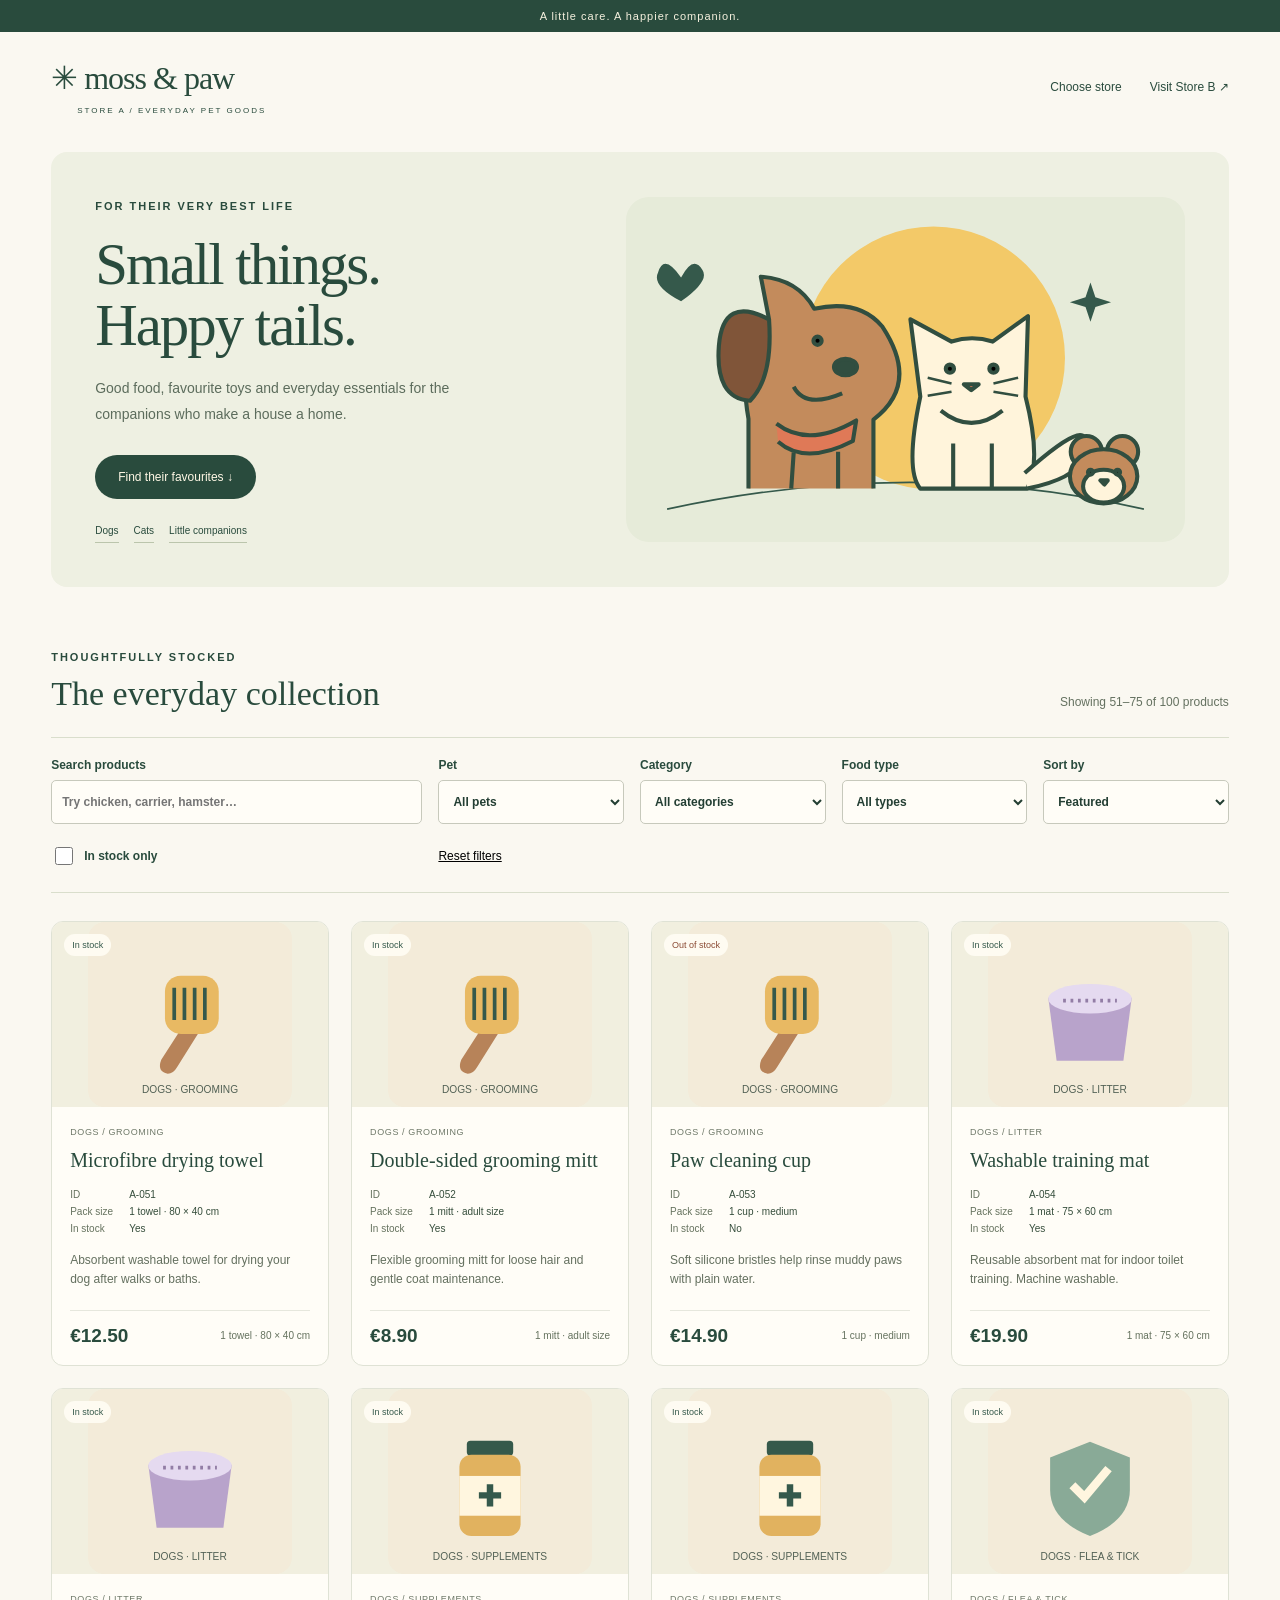
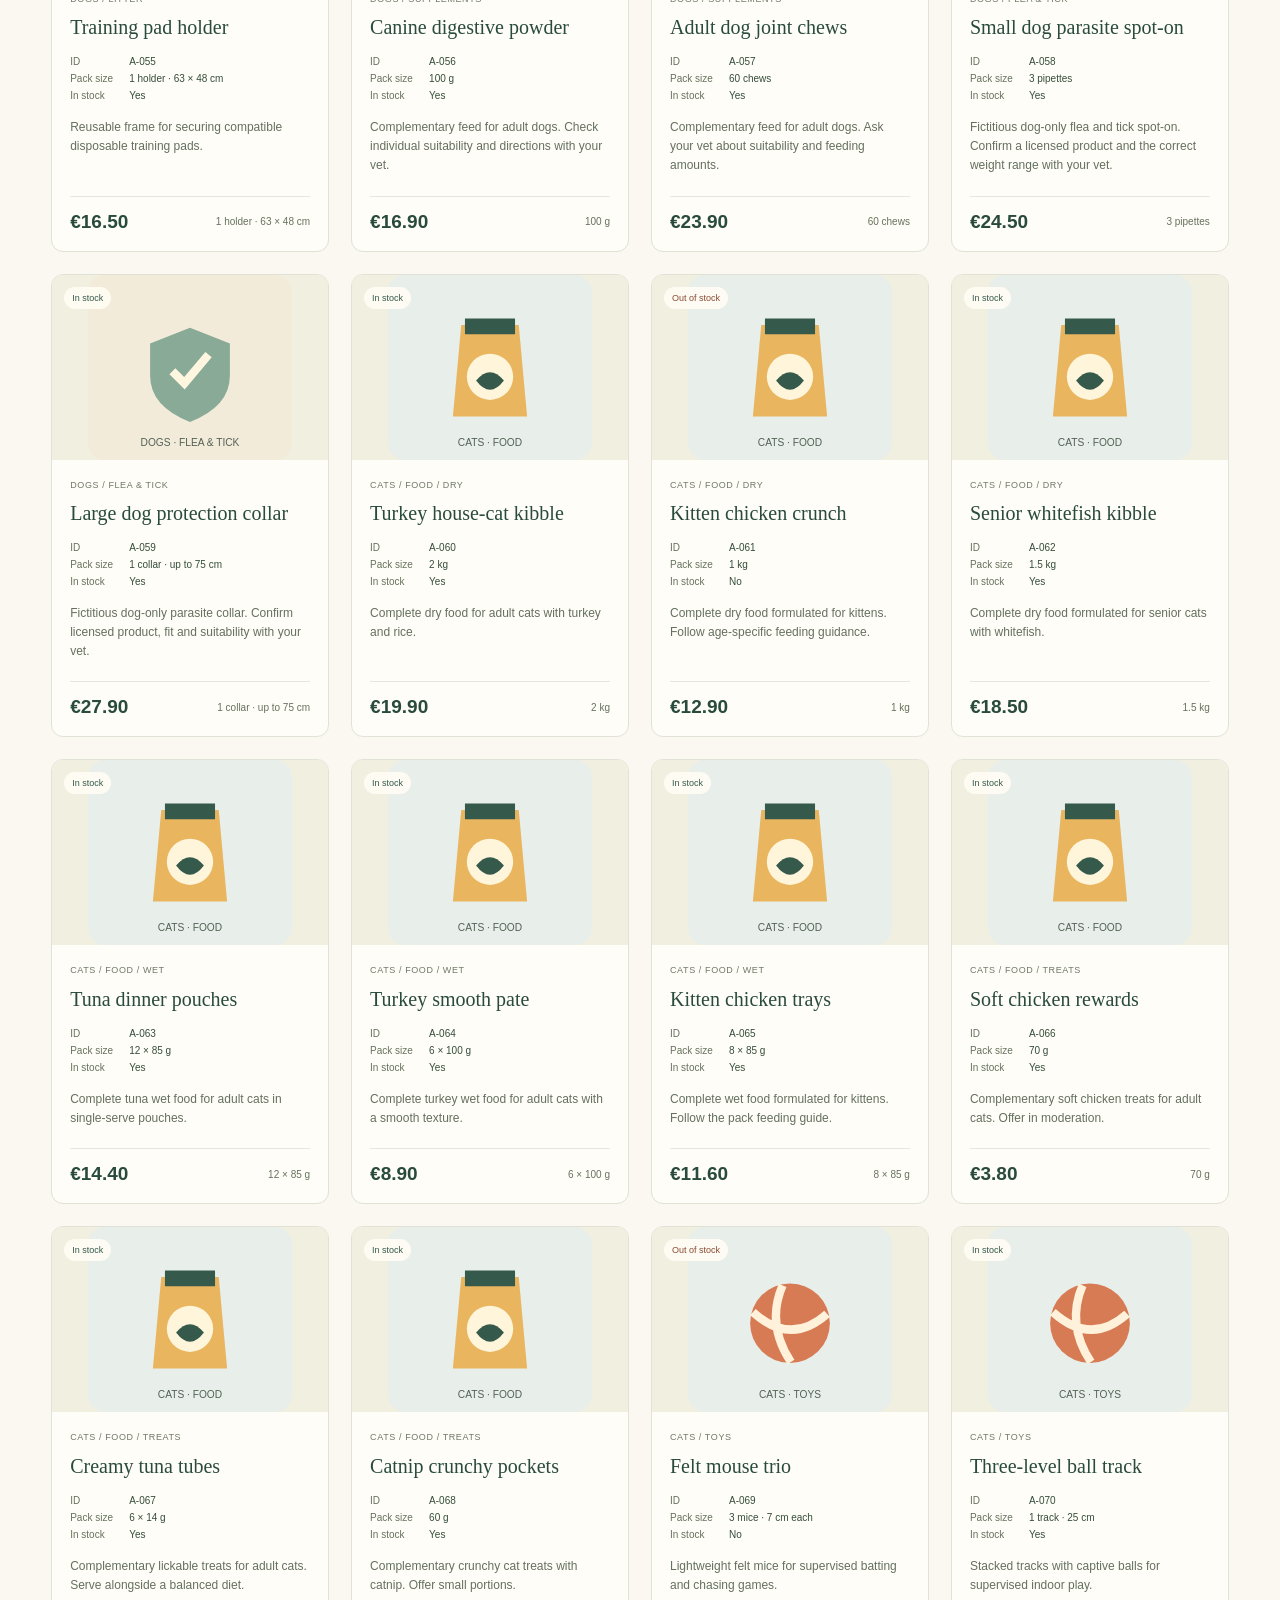
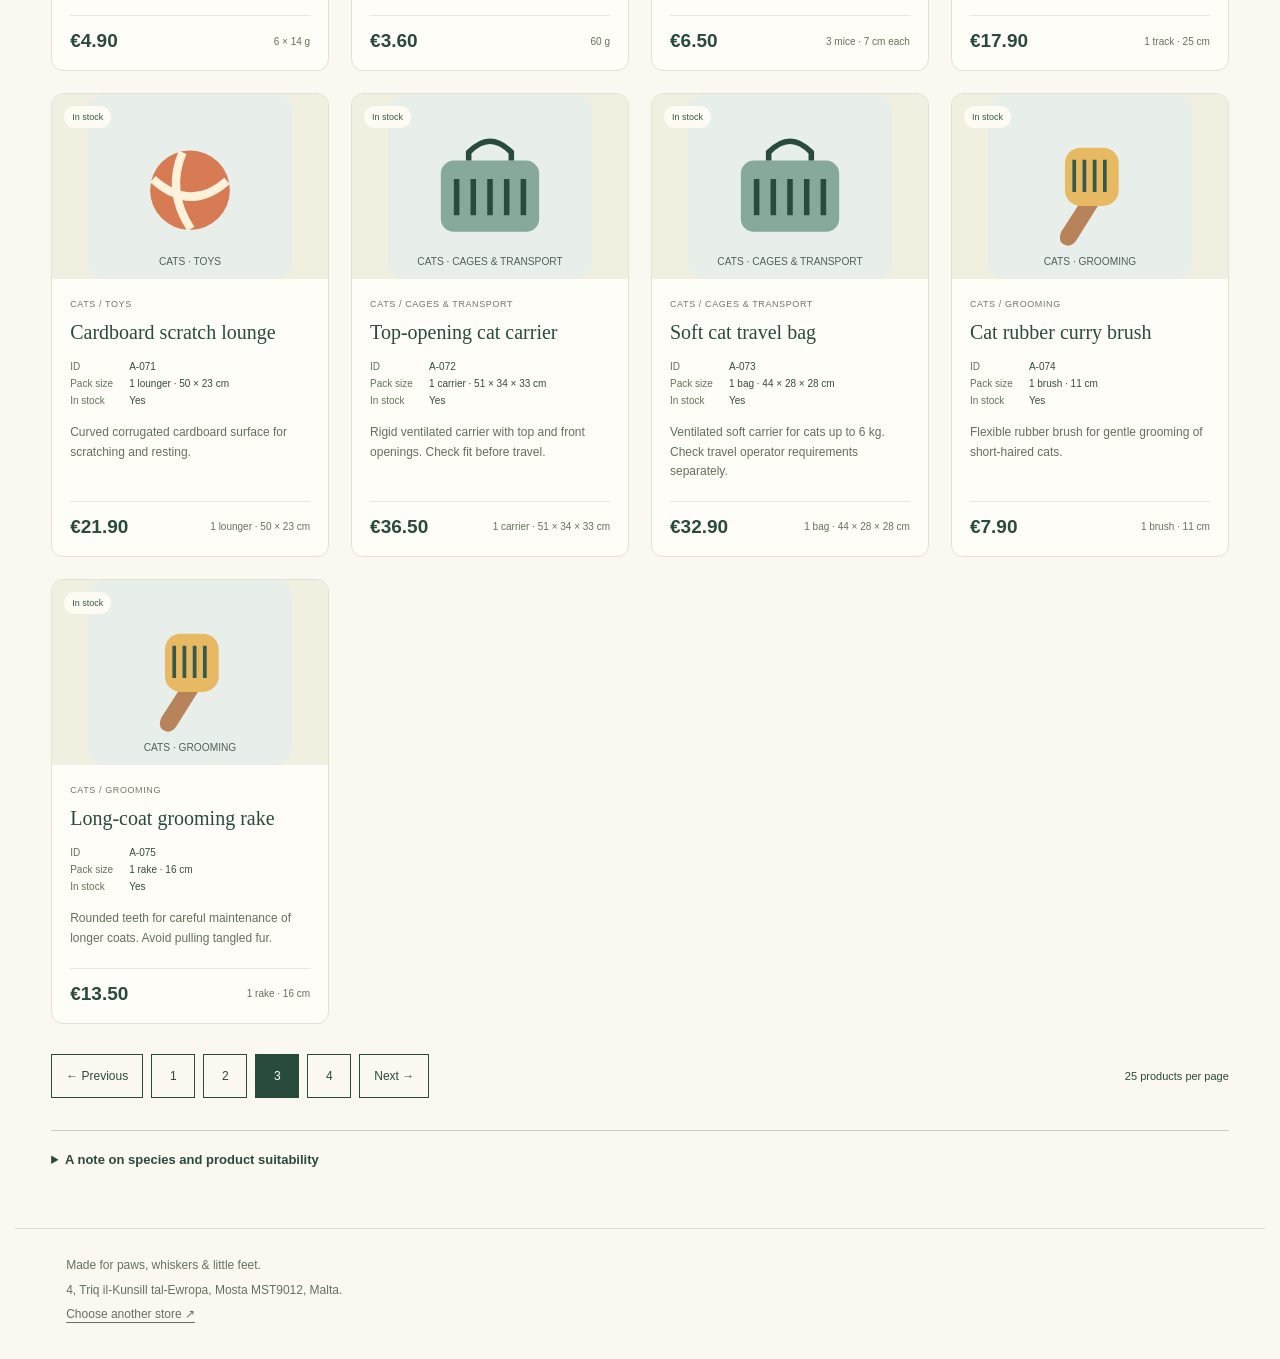
<file: store-a/page-3.html>
<!doctype html>
<html lang="en">

<head>
    <meta charset="utf-8">
    <meta name="viewport" content="width=device-width,initial-scale=1">
    <meta name="description" content="Store A — Moss & Paw. Sample pet supplies for dogs, cats and rodents.">
    <title>Store A — Moss & Paw | The Petshop Pair — Page 3 of 4</title>
    <link rel="icon" href="../assets/dogs-1.svg">
    <link rel="stylesheet" href="../assets/store-a.css">
</head>

<body><a class="skip" href="#catalog">Skip to products</a>
    <div class="announcement">A little care. A happier companion.</div>
    <header><a class="brand" href="./index.html">✳ moss & paw<span>STORE A / EVERYDAY PET GOODS</span></a>
        <nav aria-label="Main"><a href="../index.html">Choose store</a><a href="../store-b/index.html">Visit Store B
                ↗</a></nav>
    </header>
    <main>
        <section class="hero">
            <div><span class="eyebrow">FOR THEIR VERY BEST LIFE</span>
                <h1>Small things.<br>Happy tails.</h1>
                <p>Good food, favourite toys and everyday essentials for the companions who make a house a home.</p><a
                    class="primary" href="#catalog">Find their favourites ↓</a>
                <div class="hero-tags"><span>Dogs</span><span>Cats</span><span>Little companions</span></div>
            </div><img src="../assets/friends.svg" alt="Illustration of a friendly dog, cat and hamster" width="680"
                height="420">
        </section>
        <section id="catalog">
            <div class="section-heading">
                <div><span class="eyebrow">THOUGHTFULLY STOCKED</span>
                    <h2>The everyday collection</h2>
                </div>
                <p><span id="count" role="status" aria-live="polite">Showing 51–75 of 100 products</span></p>
            </div>
            <form class="filters " role="search" aria-label="Filter products"><label>Search products<input id="search"
                        type="search" placeholder="Try chicken, carrier, hamster…"></label><label>Pet<select id="pet">
                        <option value="">All pets</option>
                        <option>Dogs</option>
                        <option>Cats</option>
                        <option>Rodents</option>
                    </select></label><label>Category<select id="category">
                        <option value="">All categories</option>
                        <option>Food</option>
                        <option>Toys</option>
                        <option>Cages &amp; Transport</option>
                        <option>Grooming</option>
                        <option>Litter</option>
                        <option>Supplements</option>
                        <option>Flea &amp; Tick</option>
                    </select></label><label>Food type<select id="food">
                        <option value="">All types</option>
                        <option>Dry</option>
                        <option>Wet</option>
                        <option>Treats</option>
                    </select></label><label>Sort by<select id="sort">
                        <option value="default">Featured</option>
                        <option value="price-low">Price: low to high</option>
                        <option value="price-high">Price: high to low</option>
                        <option value="name">Name: A–Z</option>
                    </select></label><label class="stock-check"><input id="stock" type="checkbox"> In stock
                    only</label><button type="reset" class="reset">Reset filters</button></form>
            <p class="empty" hidden>No products match. Try a different search or reset the filters.</p>
            <div class="product-grid" id="products" data-page="3">
                <article class="product-card" data-id="A-051" data-pet="Dogs" data-category="Grooming" data-food=""
                    data-price="12.50" data-stock="yes" itemscope itemtype="https://schema.org/Product">
                    <div class="product-visual"><img src="../assets/dogs-3.svg"
                            alt="Illustrated placeholder for Microfibre drying towel" width="220" height="200"
                            loading="lazy" itemprop="image"><span class="badge ">In stock</span></div>
                    <div class="product-copy">
                        <p class="product-category">Dogs / Grooming</p>
                        <h3 itemprop="name">Microfibre drying towel</h3>
                        <dl>
                            <div>
                                <dt>ID</dt>
                                <dd itemprop="sku">A-051</dd>
                            </div>
                            <div>
                                <dt>Pack size</dt>
                                <dd>1 towel · 80 × 40 cm</dd>
                            </div>
                            <div>
                                <dt>In stock</dt>
                                <dd>Yes</dd>
                            </div>
                        </dl>
                        <p class="description" itemprop="description">Absorbent washable towel for drying your dog after
                            walks or baths.</p>
                        <div class="product-bottom" itemprop="offers" itemscope itemtype="https://schema.org/Offer">
                            <data itemprop="price" value="12.50">€12.50</data>
                            <meta itemprop="priceCurrency" content="EUR">
                            <link itemprop="availability" href="https://schema.org/InStock"><span class="pack">1 towel ·
                                80 × 40 cm</span>
                        </div>
                    </div>
                </article>
                <article class="product-card" data-id="A-052" data-pet="Dogs" data-category="Grooming" data-food=""
                    data-price="8.90" data-stock="yes" itemscope itemtype="https://schema.org/Product">
                    <div class="product-visual"><img src="../assets/dogs-3.svg"
                            alt="Illustrated placeholder for Double-sided grooming mitt" width="220" height="200"
                            loading="lazy" itemprop="image"><span class="badge ">In stock</span></div>
                    <div class="product-copy">
                        <p class="product-category">Dogs / Grooming</p>
                        <h3 itemprop="name">Double-sided grooming mitt</h3>
                        <dl>
                            <div>
                                <dt>ID</dt>
                                <dd itemprop="sku">A-052</dd>
                            </div>
                            <div>
                                <dt>Pack size</dt>
                                <dd>1 mitt · adult size</dd>
                            </div>
                            <div>
                                <dt>In stock</dt>
                                <dd>Yes</dd>
                            </div>
                        </dl>
                        <p class="description" itemprop="description">Flexible grooming mitt for loose hair and gentle
                            coat maintenance.</p>
                        <div class="product-bottom" itemprop="offers" itemscope itemtype="https://schema.org/Offer">
                            <data itemprop="price" value="8.90">€8.90</data>
                            <meta itemprop="priceCurrency" content="EUR">
                            <link itemprop="availability" href="https://schema.org/InStock"><span class="pack">1 mitt ·
                                adult size</span>
                        </div>
                    </div>
                </article>
                <article class="product-card" data-id="A-053" data-pet="Dogs" data-category="Grooming" data-food=""
                    data-price="14.90" data-stock="no" itemscope itemtype="https://schema.org/Product">
                    <div class="product-visual"><img src="../assets/dogs-3.svg"
                            alt="Illustrated placeholder for Paw cleaning cup" width="220" height="200" loading="lazy"
                            itemprop="image"><span class="badge sold">Out of stock</span></div>
                    <div class="product-copy">
                        <p class="product-category">Dogs / Grooming</p>
                        <h3 itemprop="name">Paw cleaning cup</h3>
                        <dl>
                            <div>
                                <dt>ID</dt>
                                <dd itemprop="sku">A-053</dd>
                            </div>
                            <div>
                                <dt>Pack size</dt>
                                <dd>1 cup · medium</dd>
                            </div>
                            <div>
                                <dt>In stock</dt>
                                <dd>No</dd>
                            </div>
                        </dl>
                        <p class="description" itemprop="description">Soft silicone bristles help rinse muddy paws with
                            plain water.</p>
                        <div class="product-bottom" itemprop="offers" itemscope itemtype="https://schema.org/Offer">
                            <data itemprop="price" value="14.90">€14.90</data>
                            <meta itemprop="priceCurrency" content="EUR">
                            <link itemprop="availability" href="https://schema.org/OutOfStock"><span class="pack">1 cup
                                · medium</span>
                        </div>
                    </div>
                </article>
                <article class="product-card" data-id="A-054" data-pet="Dogs" data-category="Litter" data-food=""
                    data-price="19.90" data-stock="yes" itemscope itemtype="https://schema.org/Product">
                    <div class="product-visual"><img src="../assets/dogs-4.svg"
                            alt="Illustrated placeholder for Washable training mat" width="220" height="200"
                            loading="lazy" itemprop="image"><span class="badge ">In stock</span></div>
                    <div class="product-copy">
                        <p class="product-category">Dogs / Litter</p>
                        <h3 itemprop="name">Washable training mat</h3>
                        <dl>
                            <div>
                                <dt>ID</dt>
                                <dd itemprop="sku">A-054</dd>
                            </div>
                            <div>
                                <dt>Pack size</dt>
                                <dd>1 mat · 75 × 60 cm</dd>
                            </div>
                            <div>
                                <dt>In stock</dt>
                                <dd>Yes</dd>
                            </div>
                        </dl>
                        <p class="description" itemprop="description">Reusable absorbent mat for indoor toilet training.
                            Machine washable.</p>
                        <div class="product-bottom" itemprop="offers" itemscope itemtype="https://schema.org/Offer">
                            <data itemprop="price" value="19.90">€19.90</data>
                            <meta itemprop="priceCurrency" content="EUR">
                            <link itemprop="availability" href="https://schema.org/InStock"><span class="pack">1 mat ·
                                75 × 60 cm</span>
                        </div>
                    </div>
                </article>
                <article class="product-card" data-id="A-055" data-pet="Dogs" data-category="Litter" data-food=""
                    data-price="16.50" data-stock="yes" itemscope itemtype="https://schema.org/Product">
                    <div class="product-visual"><img src="../assets/dogs-4.svg"
                            alt="Illustrated placeholder for Training pad holder" width="220" height="200"
                            loading="lazy" itemprop="image"><span class="badge ">In stock</span></div>
                    <div class="product-copy">
                        <p class="product-category">Dogs / Litter</p>
                        <h3 itemprop="name">Training pad holder</h3>
                        <dl>
                            <div>
                                <dt>ID</dt>
                                <dd itemprop="sku">A-055</dd>
                            </div>
                            <div>
                                <dt>Pack size</dt>
                                <dd>1 holder · 63 × 48 cm</dd>
                            </div>
                            <div>
                                <dt>In stock</dt>
                                <dd>Yes</dd>
                            </div>
                        </dl>
                        <p class="description" itemprop="description">Reusable frame for securing compatible disposable
                            training pads.</p>
                        <div class="product-bottom" itemprop="offers" itemscope itemtype="https://schema.org/Offer">
                            <data itemprop="price" value="16.50">€16.50</data>
                            <meta itemprop="priceCurrency" content="EUR">
                            <link itemprop="availability" href="https://schema.org/InStock"><span class="pack">1 holder
                                · 63 × 48 cm</span>
                        </div>
                    </div>
                </article>
                <article class="product-card" data-id="A-056" data-pet="Dogs" data-category="Supplements" data-food=""
                    data-price="16.90" data-stock="yes" itemscope itemtype="https://schema.org/Product">
                    <div class="product-visual"><img src="../assets/dogs-5.svg"
                            alt="Illustrated placeholder for Canine digestive powder" width="220" height="200"
                            loading="lazy" itemprop="image"><span class="badge ">In stock</span></div>
                    <div class="product-copy">
                        <p class="product-category">Dogs / Supplements</p>
                        <h3 itemprop="name">Canine digestive powder</h3>
                        <dl>
                            <div>
                                <dt>ID</dt>
                                <dd itemprop="sku">A-056</dd>
                            </div>
                            <div>
                                <dt>Pack size</dt>
                                <dd>100 g</dd>
                            </div>
                            <div>
                                <dt>In stock</dt>
                                <dd>Yes</dd>
                            </div>
                        </dl>
                        <p class="description" itemprop="description">Complementary feed for adult dogs. Check
                            individual suitability and directions with your vet.</p>
                        <div class="product-bottom" itemprop="offers" itemscope itemtype="https://schema.org/Offer">
                            <data itemprop="price" value="16.90">€16.90</data>
                            <meta itemprop="priceCurrency" content="EUR">
                            <link itemprop="availability" href="https://schema.org/InStock"><span class="pack">100
                                g</span>
                        </div>
                    </div>
                </article>
                <article class="product-card" data-id="A-057" data-pet="Dogs" data-category="Supplements" data-food=""
                    data-price="23.90" data-stock="yes" itemscope itemtype="https://schema.org/Product">
                    <div class="product-visual"><img src="../assets/dogs-5.svg"
                            alt="Illustrated placeholder for Adult dog joint chews" width="220" height="200"
                            loading="lazy" itemprop="image"><span class="badge ">In stock</span></div>
                    <div class="product-copy">
                        <p class="product-category">Dogs / Supplements</p>
                        <h3 itemprop="name">Adult dog joint chews</h3>
                        <dl>
                            <div>
                                <dt>ID</dt>
                                <dd itemprop="sku">A-057</dd>
                            </div>
                            <div>
                                <dt>Pack size</dt>
                                <dd>60 chews</dd>
                            </div>
                            <div>
                                <dt>In stock</dt>
                                <dd>Yes</dd>
                            </div>
                        </dl>
                        <p class="description" itemprop="description">Complementary feed for adult dogs. Ask your vet
                            about suitability and feeding amounts.</p>
                        <div class="product-bottom" itemprop="offers" itemscope itemtype="https://schema.org/Offer">
                            <data itemprop="price" value="23.90">€23.90</data>
                            <meta itemprop="priceCurrency" content="EUR">
                            <link itemprop="availability" href="https://schema.org/InStock"><span class="pack">60
                                chews</span>
                        </div>
                    </div>
                </article>
                <article class="product-card" data-id="A-058" data-pet="Dogs" data-category="Flea &amp; Tick"
                    data-food="" data-price="24.50" data-stock="yes" itemscope itemtype="https://schema.org/Product">
                    <div class="product-visual"><img src="../assets/dogs-6.svg"
                            alt="Illustrated placeholder for Small dog parasite spot-on" width="220" height="200"
                            loading="lazy" itemprop="image"><span class="badge ">In stock</span></div>
                    <div class="product-copy">
                        <p class="product-category">Dogs / Flea &amp; Tick</p>
                        <h3 itemprop="name">Small dog parasite spot-on</h3>
                        <dl>
                            <div>
                                <dt>ID</dt>
                                <dd itemprop="sku">A-058</dd>
                            </div>
                            <div>
                                <dt>Pack size</dt>
                                <dd>3 pipettes</dd>
                            </div>
                            <div>
                                <dt>In stock</dt>
                                <dd>Yes</dd>
                            </div>
                        </dl>
                        <p class="description" itemprop="description">Fictitious dog-only flea and tick spot-on. Confirm
                            a licensed product and the correct weight range with your vet.</p>
                        <div class="product-bottom" itemprop="offers" itemscope itemtype="https://schema.org/Offer">
                            <data itemprop="price" value="24.50">€24.50</data>
                            <meta itemprop="priceCurrency" content="EUR">
                            <link itemprop="availability" href="https://schema.org/InStock"><span class="pack">3
                                pipettes</span>
                        </div>
                    </div>
                </article>
                <article class="product-card" data-id="A-059" data-pet="Dogs" data-category="Flea &amp; Tick"
                    data-food="" data-price="27.90" data-stock="yes" itemscope itemtype="https://schema.org/Product">
                    <div class="product-visual"><img src="../assets/dogs-6.svg"
                            alt="Illustrated placeholder for Large dog protection collar" width="220" height="200"
                            loading="lazy" itemprop="image"><span class="badge ">In stock</span></div>
                    <div class="product-copy">
                        <p class="product-category">Dogs / Flea &amp; Tick</p>
                        <h3 itemprop="name">Large dog protection collar</h3>
                        <dl>
                            <div>
                                <dt>ID</dt>
                                <dd itemprop="sku">A-059</dd>
                            </div>
                            <div>
                                <dt>Pack size</dt>
                                <dd>1 collar · up to 75 cm</dd>
                            </div>
                            <div>
                                <dt>In stock</dt>
                                <dd>Yes</dd>
                            </div>
                        </dl>
                        <p class="description" itemprop="description">Fictitious dog-only parasite collar. Confirm
                            licensed product, fit and suitability with your vet.</p>
                        <div class="product-bottom" itemprop="offers" itemscope itemtype="https://schema.org/Offer">
                            <data itemprop="price" value="27.90">€27.90</data>
                            <meta itemprop="priceCurrency" content="EUR">
                            <link itemprop="availability" href="https://schema.org/InStock"><span class="pack">1 collar
                                · up to 75 cm</span>
                        </div>
                    </div>
                </article>
                <article class="product-card" data-id="A-060" data-pet="Cats" data-category="Food" data-food="Dry"
                    data-price="19.90" data-stock="yes" itemscope itemtype="https://schema.org/Product">
                    <div class="product-visual"><img src="../assets/cats-0.svg"
                            alt="Illustrated placeholder for Turkey house-cat kibble" width="220" height="200"
                            loading="lazy" itemprop="image"><span class="badge ">In stock</span></div>
                    <div class="product-copy">
                        <p class="product-category">Cats / Food / Dry</p>
                        <h3 itemprop="name">Turkey house-cat kibble</h3>
                        <dl>
                            <div>
                                <dt>ID</dt>
                                <dd itemprop="sku">A-060</dd>
                            </div>
                            <div>
                                <dt>Pack size</dt>
                                <dd>2 kg</dd>
                            </div>
                            <div>
                                <dt>In stock</dt>
                                <dd>Yes</dd>
                            </div>
                        </dl>
                        <p class="description" itemprop="description">Complete dry food for adult cats with turkey and
                            rice.</p>
                        <div class="product-bottom" itemprop="offers" itemscope itemtype="https://schema.org/Offer">
                            <data itemprop="price" value="19.90">€19.90</data>
                            <meta itemprop="priceCurrency" content="EUR">
                            <link itemprop="availability" href="https://schema.org/InStock"><span class="pack">2
                                kg</span>
                        </div>
                    </div>
                </article>
                <article class="product-card" data-id="A-061" data-pet="Cats" data-category="Food" data-food="Dry"
                    data-price="12.90" data-stock="no" itemscope itemtype="https://schema.org/Product">
                    <div class="product-visual"><img src="../assets/cats-0.svg"
                            alt="Illustrated placeholder for Kitten chicken crunch" width="220" height="200"
                            loading="lazy" itemprop="image"><span class="badge sold">Out of stock</span></div>
                    <div class="product-copy">
                        <p class="product-category">Cats / Food / Dry</p>
                        <h3 itemprop="name">Kitten chicken crunch</h3>
                        <dl>
                            <div>
                                <dt>ID</dt>
                                <dd itemprop="sku">A-061</dd>
                            </div>
                            <div>
                                <dt>Pack size</dt>
                                <dd>1 kg</dd>
                            </div>
                            <div>
                                <dt>In stock</dt>
                                <dd>No</dd>
                            </div>
                        </dl>
                        <p class="description" itemprop="description">Complete dry food formulated for kittens. Follow
                            age-specific feeding guidance.</p>
                        <div class="product-bottom" itemprop="offers" itemscope itemtype="https://schema.org/Offer">
                            <data itemprop="price" value="12.90">€12.90</data>
                            <meta itemprop="priceCurrency" content="EUR">
                            <link itemprop="availability" href="https://schema.org/OutOfStock"><span class="pack">1
                                kg</span>
                        </div>
                    </div>
                </article>
                <article class="product-card" data-id="A-062" data-pet="Cats" data-category="Food" data-food="Dry"
                    data-price="18.50" data-stock="yes" itemscope itemtype="https://schema.org/Product">
                    <div class="product-visual"><img src="../assets/cats-0.svg"
                            alt="Illustrated placeholder for Senior whitefish kibble" width="220" height="200"
                            loading="lazy" itemprop="image"><span class="badge ">In stock</span></div>
                    <div class="product-copy">
                        <p class="product-category">Cats / Food / Dry</p>
                        <h3 itemprop="name">Senior whitefish kibble</h3>
                        <dl>
                            <div>
                                <dt>ID</dt>
                                <dd itemprop="sku">A-062</dd>
                            </div>
                            <div>
                                <dt>Pack size</dt>
                                <dd>1.5 kg</dd>
                            </div>
                            <div>
                                <dt>In stock</dt>
                                <dd>Yes</dd>
                            </div>
                        </dl>
                        <p class="description" itemprop="description">Complete dry food formulated for senior cats with
                            whitefish.</p>
                        <div class="product-bottom" itemprop="offers" itemscope itemtype="https://schema.org/Offer">
                            <data itemprop="price" value="18.50">€18.50</data>
                            <meta itemprop="priceCurrency" content="EUR">
                            <link itemprop="availability" href="https://schema.org/InStock"><span class="pack">1.5
                                kg</span>
                        </div>
                    </div>
                </article>
                <article class="product-card" data-id="A-063" data-pet="Cats" data-category="Food" data-food="Wet"
                    data-price="14.40" data-stock="yes" itemscope itemtype="https://schema.org/Product">
                    <div class="product-visual"><img src="../assets/cats-0.svg"
                            alt="Illustrated placeholder for Tuna dinner pouches" width="220" height="200"
                            loading="lazy" itemprop="image"><span class="badge ">In stock</span></div>
                    <div class="product-copy">
                        <p class="product-category">Cats / Food / Wet</p>
                        <h3 itemprop="name">Tuna dinner pouches</h3>
                        <dl>
                            <div>
                                <dt>ID</dt>
                                <dd itemprop="sku">A-063</dd>
                            </div>
                            <div>
                                <dt>Pack size</dt>
                                <dd>12 × 85 g</dd>
                            </div>
                            <div>
                                <dt>In stock</dt>
                                <dd>Yes</dd>
                            </div>
                        </dl>
                        <p class="description" itemprop="description">Complete tuna wet food for adult cats in
                            single-serve pouches.</p>
                        <div class="product-bottom" itemprop="offers" itemscope itemtype="https://schema.org/Offer">
                            <data itemprop="price" value="14.40">€14.40</data>
                            <meta itemprop="priceCurrency" content="EUR">
                            <link itemprop="availability" href="https://schema.org/InStock"><span class="pack">12 × 85
                                g</span>
                        </div>
                    </div>
                </article>
                <article class="product-card" data-id="A-064" data-pet="Cats" data-category="Food" data-food="Wet"
                    data-price="8.90" data-stock="yes" itemscope itemtype="https://schema.org/Product">
                    <div class="product-visual"><img src="../assets/cats-0.svg"
                            alt="Illustrated placeholder for Turkey smooth pate" width="220" height="200" loading="lazy"
                            itemprop="image"><span class="badge ">In stock</span></div>
                    <div class="product-copy">
                        <p class="product-category">Cats / Food / Wet</p>
                        <h3 itemprop="name">Turkey smooth pate</h3>
                        <dl>
                            <div>
                                <dt>ID</dt>
                                <dd itemprop="sku">A-064</dd>
                            </div>
                            <div>
                                <dt>Pack size</dt>
                                <dd>6 × 100 g</dd>
                            </div>
                            <div>
                                <dt>In stock</dt>
                                <dd>Yes</dd>
                            </div>
                        </dl>
                        <p class="description" itemprop="description">Complete turkey wet food for adult cats with a
                            smooth texture.</p>
                        <div class="product-bottom" itemprop="offers" itemscope itemtype="https://schema.org/Offer">
                            <data itemprop="price" value="8.90">€8.90</data>
                            <meta itemprop="priceCurrency" content="EUR">
                            <link itemprop="availability" href="https://schema.org/InStock"><span class="pack">6 × 100
                                g</span>
                        </div>
                    </div>
                </article>
                <article class="product-card" data-id="A-065" data-pet="Cats" data-category="Food" data-food="Wet"
                    data-price="11.60" data-stock="yes" itemscope itemtype="https://schema.org/Product">
                    <div class="product-visual"><img src="../assets/cats-0.svg"
                            alt="Illustrated placeholder for Kitten chicken trays" width="220" height="200"
                            loading="lazy" itemprop="image"><span class="badge ">In stock</span></div>
                    <div class="product-copy">
                        <p class="product-category">Cats / Food / Wet</p>
                        <h3 itemprop="name">Kitten chicken trays</h3>
                        <dl>
                            <div>
                                <dt>ID</dt>
                                <dd itemprop="sku">A-065</dd>
                            </div>
                            <div>
                                <dt>Pack size</dt>
                                <dd>8 × 85 g</dd>
                            </div>
                            <div>
                                <dt>In stock</dt>
                                <dd>Yes</dd>
                            </div>
                        </dl>
                        <p class="description" itemprop="description">Complete wet food formulated for kittens. Follow
                            the pack feeding guide.</p>
                        <div class="product-bottom" itemprop="offers" itemscope itemtype="https://schema.org/Offer">
                            <data itemprop="price" value="11.60">€11.60</data>
                            <meta itemprop="priceCurrency" content="EUR">
                            <link itemprop="availability" href="https://schema.org/InStock"><span class="pack">8 × 85
                                g</span>
                        </div>
                    </div>
                </article>
                <article class="product-card" data-id="A-066" data-pet="Cats" data-category="Food" data-food="Treats"
                    data-price="3.80" data-stock="yes" itemscope itemtype="https://schema.org/Product">
                    <div class="product-visual"><img src="../assets/cats-0.svg"
                            alt="Illustrated placeholder for Soft chicken rewards" width="220" height="200"
                            loading="lazy" itemprop="image"><span class="badge ">In stock</span></div>
                    <div class="product-copy">
                        <p class="product-category">Cats / Food / Treats</p>
                        <h3 itemprop="name">Soft chicken rewards</h3>
                        <dl>
                            <div>
                                <dt>ID</dt>
                                <dd itemprop="sku">A-066</dd>
                            </div>
                            <div>
                                <dt>Pack size</dt>
                                <dd>70 g</dd>
                            </div>
                            <div>
                                <dt>In stock</dt>
                                <dd>Yes</dd>
                            </div>
                        </dl>
                        <p class="description" itemprop="description">Complementary soft chicken treats for adult cats.
                            Offer in moderation.</p>
                        <div class="product-bottom" itemprop="offers" itemscope itemtype="https://schema.org/Offer">
                            <data itemprop="price" value="3.80">€3.80</data>
                            <meta itemprop="priceCurrency" content="EUR">
                            <link itemprop="availability" href="https://schema.org/InStock"><span class="pack">70
                                g</span>
                        </div>
                    </div>
                </article>
                <article class="product-card" data-id="A-067" data-pet="Cats" data-category="Food" data-food="Treats"
                    data-price="4.90" data-stock="yes" itemscope itemtype="https://schema.org/Product">
                    <div class="product-visual"><img src="../assets/cats-0.svg"
                            alt="Illustrated placeholder for Creamy tuna tubes" width="220" height="200" loading="lazy"
                            itemprop="image"><span class="badge ">In stock</span></div>
                    <div class="product-copy">
                        <p class="product-category">Cats / Food / Treats</p>
                        <h3 itemprop="name">Creamy tuna tubes</h3>
                        <dl>
                            <div>
                                <dt>ID</dt>
                                <dd itemprop="sku">A-067</dd>
                            </div>
                            <div>
                                <dt>Pack size</dt>
                                <dd>6 × 14 g</dd>
                            </div>
                            <div>
                                <dt>In stock</dt>
                                <dd>Yes</dd>
                            </div>
                        </dl>
                        <p class="description" itemprop="description">Complementary lickable treats for adult cats.
                            Serve alongside a balanced diet.</p>
                        <div class="product-bottom" itemprop="offers" itemscope itemtype="https://schema.org/Offer">
                            <data itemprop="price" value="4.90">€4.90</data>
                            <meta itemprop="priceCurrency" content="EUR">
                            <link itemprop="availability" href="https://schema.org/InStock"><span class="pack">6 × 14
                                g</span>
                        </div>
                    </div>
                </article>
                <article class="product-card" data-id="A-068" data-pet="Cats" data-category="Food" data-food="Treats"
                    data-price="3.60" data-stock="yes" itemscope itemtype="https://schema.org/Product">
                    <div class="product-visual"><img src="../assets/cats-0.svg"
                            alt="Illustrated placeholder for Catnip crunchy pockets" width="220" height="200"
                            loading="lazy" itemprop="image"><span class="badge ">In stock</span></div>
                    <div class="product-copy">
                        <p class="product-category">Cats / Food / Treats</p>
                        <h3 itemprop="name">Catnip crunchy pockets</h3>
                        <dl>
                            <div>
                                <dt>ID</dt>
                                <dd itemprop="sku">A-068</dd>
                            </div>
                            <div>
                                <dt>Pack size</dt>
                                <dd>60 g</dd>
                            </div>
                            <div>
                                <dt>In stock</dt>
                                <dd>Yes</dd>
                            </div>
                        </dl>
                        <p class="description" itemprop="description">Complementary crunchy cat treats with catnip.
                            Offer small portions.</p>
                        <div class="product-bottom" itemprop="offers" itemscope itemtype="https://schema.org/Offer">
                            <data itemprop="price" value="3.60">€3.60</data>
                            <meta itemprop="priceCurrency" content="EUR">
                            <link itemprop="availability" href="https://schema.org/InStock"><span class="pack">60
                                g</span>
                        </div>
                    </div>
                </article>
                <article class="product-card" data-id="A-069" data-pet="Cats" data-category="Toys" data-food=""
                    data-price="6.50" data-stock="no" itemscope itemtype="https://schema.org/Product">
                    <div class="product-visual"><img src="../assets/cats-1.svg"
                            alt="Illustrated placeholder for Felt mouse trio" width="220" height="200" loading="lazy"
                            itemprop="image"><span class="badge sold">Out of stock</span></div>
                    <div class="product-copy">
                        <p class="product-category">Cats / Toys</p>
                        <h3 itemprop="name">Felt mouse trio</h3>
                        <dl>
                            <div>
                                <dt>ID</dt>
                                <dd itemprop="sku">A-069</dd>
                            </div>
                            <div>
                                <dt>Pack size</dt>
                                <dd>3 mice · 7 cm each</dd>
                            </div>
                            <div>
                                <dt>In stock</dt>
                                <dd>No</dd>
                            </div>
                        </dl>
                        <p class="description" itemprop="description">Lightweight felt mice for supervised batting and
                            chasing games.</p>
                        <div class="product-bottom" itemprop="offers" itemscope itemtype="https://schema.org/Offer">
                            <data itemprop="price" value="6.50">€6.50</data>
                            <meta itemprop="priceCurrency" content="EUR">
                            <link itemprop="availability" href="https://schema.org/OutOfStock"><span class="pack">3 mice
                                · 7 cm each</span>
                        </div>
                    </div>
                </article>
                <article class="product-card" data-id="A-070" data-pet="Cats" data-category="Toys" data-food=""
                    data-price="17.90" data-stock="yes" itemscope itemtype="https://schema.org/Product">
                    <div class="product-visual"><img src="../assets/cats-1.svg"
                            alt="Illustrated placeholder for Three-level ball track" width="220" height="200"
                            loading="lazy" itemprop="image"><span class="badge ">In stock</span></div>
                    <div class="product-copy">
                        <p class="product-category">Cats / Toys</p>
                        <h3 itemprop="name">Three-level ball track</h3>
                        <dl>
                            <div>
                                <dt>ID</dt>
                                <dd itemprop="sku">A-070</dd>
                            </div>
                            <div>
                                <dt>Pack size</dt>
                                <dd>1 track · 25 cm</dd>
                            </div>
                            <div>
                                <dt>In stock</dt>
                                <dd>Yes</dd>
                            </div>
                        </dl>
                        <p class="description" itemprop="description">Stacked tracks with captive balls for supervised
                            indoor play.</p>
                        <div class="product-bottom" itemprop="offers" itemscope itemtype="https://schema.org/Offer">
                            <data itemprop="price" value="17.90">€17.90</data>
                            <meta itemprop="priceCurrency" content="EUR">
                            <link itemprop="availability" href="https://schema.org/InStock"><span class="pack">1 track ·
                                25 cm</span>
                        </div>
                    </div>
                </article>
                <article class="product-card" data-id="A-071" data-pet="Cats" data-category="Toys" data-food=""
                    data-price="21.90" data-stock="yes" itemscope itemtype="https://schema.org/Product">
                    <div class="product-visual"><img src="../assets/cats-1.svg"
                            alt="Illustrated placeholder for Cardboard scratch lounge" width="220" height="200"
                            loading="lazy" itemprop="image"><span class="badge ">In stock</span></div>
                    <div class="product-copy">
                        <p class="product-category">Cats / Toys</p>
                        <h3 itemprop="name">Cardboard scratch lounge</h3>
                        <dl>
                            <div>
                                <dt>ID</dt>
                                <dd itemprop="sku">A-071</dd>
                            </div>
                            <div>
                                <dt>Pack size</dt>
                                <dd>1 lounger · 50 × 23 cm</dd>
                            </div>
                            <div>
                                <dt>In stock</dt>
                                <dd>Yes</dd>
                            </div>
                        </dl>
                        <p class="description" itemprop="description">Curved corrugated cardboard surface for scratching
                            and resting.</p>
                        <div class="product-bottom" itemprop="offers" itemscope itemtype="https://schema.org/Offer">
                            <data itemprop="price" value="21.90">€21.90</data>
                            <meta itemprop="priceCurrency" content="EUR">
                            <link itemprop="availability" href="https://schema.org/InStock"><span class="pack">1 lounger
                                · 50 × 23 cm</span>
                        </div>
                    </div>
                </article>
                <article class="product-card" data-id="A-072" data-pet="Cats" data-category="Cages &amp; Transport"
                    data-food="" data-price="36.50" data-stock="yes" itemscope itemtype="https://schema.org/Product">
                    <div class="product-visual"><img src="../assets/cats-2.svg"
                            alt="Illustrated placeholder for Top-opening cat carrier" width="220" height="200"
                            loading="lazy" itemprop="image"><span class="badge ">In stock</span></div>
                    <div class="product-copy">
                        <p class="product-category">Cats / Cages &amp; Transport</p>
                        <h3 itemprop="name">Top-opening cat carrier</h3>
                        <dl>
                            <div>
                                <dt>ID</dt>
                                <dd itemprop="sku">A-072</dd>
                            </div>
                            <div>
                                <dt>Pack size</dt>
                                <dd>1 carrier · 51 × 34 × 33 cm</dd>
                            </div>
                            <div>
                                <dt>In stock</dt>
                                <dd>Yes</dd>
                            </div>
                        </dl>
                        <p class="description" itemprop="description">Rigid ventilated carrier with top and front
                            openings. Check fit before travel.</p>
                        <div class="product-bottom" itemprop="offers" itemscope itemtype="https://schema.org/Offer">
                            <data itemprop="price" value="36.50">€36.50</data>
                            <meta itemprop="priceCurrency" content="EUR">
                            <link itemprop="availability" href="https://schema.org/InStock"><span class="pack">1 carrier
                                · 51 × 34 × 33 cm</span>
                        </div>
                    </div>
                </article>
                <article class="product-card" data-id="A-073" data-pet="Cats" data-category="Cages &amp; Transport"
                    data-food="" data-price="32.90" data-stock="yes" itemscope itemtype="https://schema.org/Product">
                    <div class="product-visual"><img src="../assets/cats-2.svg"
                            alt="Illustrated placeholder for Soft cat travel bag" width="220" height="200"
                            loading="lazy" itemprop="image"><span class="badge ">In stock</span></div>
                    <div class="product-copy">
                        <p class="product-category">Cats / Cages &amp; Transport</p>
                        <h3 itemprop="name">Soft cat travel bag</h3>
                        <dl>
                            <div>
                                <dt>ID</dt>
                                <dd itemprop="sku">A-073</dd>
                            </div>
                            <div>
                                <dt>Pack size</dt>
                                <dd>1 bag · 44 × 28 × 28 cm</dd>
                            </div>
                            <div>
                                <dt>In stock</dt>
                                <dd>Yes</dd>
                            </div>
                        </dl>
                        <p class="description" itemprop="description">Ventilated soft carrier for cats up to 6 kg. Check
                            travel operator requirements separately.</p>
                        <div class="product-bottom" itemprop="offers" itemscope itemtype="https://schema.org/Offer">
                            <data itemprop="price" value="32.90">€32.90</data>
                            <meta itemprop="priceCurrency" content="EUR">
                            <link itemprop="availability" href="https://schema.org/InStock"><span class="pack">1 bag ·
                                44 × 28 × 28 cm</span>
                        </div>
                    </div>
                </article>
                <article class="product-card" data-id="A-074" data-pet="Cats" data-category="Grooming" data-food=""
                    data-price="7.90" data-stock="yes" itemscope itemtype="https://schema.org/Product">
                    <div class="product-visual"><img src="../assets/cats-3.svg"
                            alt="Illustrated placeholder for Cat rubber curry brush" width="220" height="200"
                            loading="lazy" itemprop="image"><span class="badge ">In stock</span></div>
                    <div class="product-copy">
                        <p class="product-category">Cats / Grooming</p>
                        <h3 itemprop="name">Cat rubber curry brush</h3>
                        <dl>
                            <div>
                                <dt>ID</dt>
                                <dd itemprop="sku">A-074</dd>
                            </div>
                            <div>
                                <dt>Pack size</dt>
                                <dd>1 brush · 11 cm</dd>
                            </div>
                            <div>
                                <dt>In stock</dt>
                                <dd>Yes</dd>
                            </div>
                        </dl>
                        <p class="description" itemprop="description">Flexible rubber brush for gentle grooming of
                            short-haired cats.</p>
                        <div class="product-bottom" itemprop="offers" itemscope itemtype="https://schema.org/Offer">
                            <data itemprop="price" value="7.90">€7.90</data>
                            <meta itemprop="priceCurrency" content="EUR">
                            <link itemprop="availability" href="https://schema.org/InStock"><span class="pack">1 brush ·
                                11 cm</span>
                        </div>
                    </div>
                </article>
                <article class="product-card" data-id="A-075" data-pet="Cats" data-category="Grooming" data-food=""
                    data-price="13.50" data-stock="yes" itemscope itemtype="https://schema.org/Product">
                    <div class="product-visual"><img src="../assets/cats-3.svg"
                            alt="Illustrated placeholder for Long-coat grooming rake" width="220" height="200"
                            loading="lazy" itemprop="image"><span class="badge ">In stock</span></div>
                    <div class="product-copy">
                        <p class="product-category">Cats / Grooming</p>
                        <h3 itemprop="name">Long-coat grooming rake</h3>
                        <dl>
                            <div>
                                <dt>ID</dt>
                                <dd itemprop="sku">A-075</dd>
                            </div>
                            <div>
                                <dt>Pack size</dt>
                                <dd>1 rake · 16 cm</dd>
                            </div>
                            <div>
                                <dt>In stock</dt>
                                <dd>Yes</dd>
                            </div>
                        </dl>
                        <p class="description" itemprop="description">Rounded teeth for careful maintenance of longer
                            coats. Avoid pulling tangled fur.</p>
                        <div class="product-bottom" itemprop="offers" itemscope itemtype="https://schema.org/Offer">
                            <data itemprop="price" value="13.50">€13.50</data>
                            <meta itemprop="priceCurrency" content="EUR">
                            <link itemprop="availability" href="https://schema.org/InStock"><span class="pack">1 rake ·
                                16 cm</span>
                        </div>
                    </div>
                </article>
            </div>
            <nav class="pagination" aria-label="Catalog pages"><a href="page-2.html">← Previous</a><a
                    href="index.html">1</a><a href="page-2.html">2</a><a href="page-3.html" aria-current="page">3</a><a
                    href="page-4.html">4</a><a href="page-4.html">Next →</a><span>25 products per page</span></nav>
            <details class="care-note">
                <summary>A note on species and product suitability</summary>
                <p>Rodent food and care are species-specific: read each description. Wet food and flea/tick products are
                    intentionally omitted for rodents; consult an exotic-pet vet about parasite care. Dogs use training
                    pads in the litter category. All products and prices are fictional samples; illustrations are
                    placeholders. Treatment and supplement listings are examples, not recommendations.</p>
            </details>
        </section>
    </main>
    <footer>
        <p>Made for paws, whiskers & little feet.</p>
        <p>4, Triq il-Kunsill tal-Ewropa, Mosta MST9012, Malta.</p><a href="../index.html">Choose another store ↗</a>
    </footer>
    <script src="../assets/catalog.js" defer></script>
    <script id="catalog-rows"
        type="application/json">["\u003carticle class=\"product-card\" data-id=\"A-001\" data-pet=\"Dogs\" data-category=\"Food\" data-food=\"Dry\" data-price=\"16.90\" data-stock=\"yes\" itemscope itemtype=\"https://schema.org/Product\">\u003cdiv class=\"product-visual\">\u003cimg src=\"../assets/dogs-0.svg\" alt=\"Illustrated placeholder for Meadow chicken kibble\" width=\"220\" height=\"200\" loading=\"lazy\" itemprop=\"image\">\u003cspan class=\"badge \">In stock\u003c/span>\u003c/div>\u003cdiv class=\"product-copy\">\u003cp class=\"product-category\">Dogs / Food / Dry\u003c/p>\u003ch3 itemprop=\"name\">Meadow chicken kibble\u003c/h3>\u003cdl>\u003cdiv>\u003cdt>ID\u003c/dt>\u003cdd itemprop=\"sku\">A-001\u003c/dd>\u003c/div>\u003cdiv>\u003cdt>Pack size\u003c/dt>\u003cdd>2 kg\u003c/dd>\u003c/div>\u003cdiv>\u003cdt>In stock\u003c/dt>\u003cdd>Yes\u003c/dd>\u003c/div>\u003c/dl>\u003cp class=\"description\" itemprop=\"description\">Complete dry food for adult dogs, with chicken and rice.\u003c/p>\u003cdiv class=\"product-bottom\" itemprop=\"offers\" itemscope itemtype=\"https://schema.org/Offer\">\u003cdata itemprop=\"price\" value=\"16.90\">€16.90\u003c/data>\u003cmeta itemprop=\"priceCurrency\" content=\"EUR\">\u003clink itemprop=\"availability\" href=\"https://schema.org/InStock\">\u003cspan class=\"pack\">2 kg\u003c/span>\u003c/div>\u003c/div>\u003c/article>","\u003carticle class=\"product-card\" data-id=\"A-002\" data-pet=\"Dogs\" data-category=\"Food\" data-food=\"Wet\" data-price=\"14.50\" data-stock=\"yes\" itemscope itemtype=\"https://schema.org/Product\">\u003cdiv class=\"product-visual\">\u003cimg src=\"../assets/dogs-0.svg\" alt=\"Illustrated placeholder for Country beef supper\" width=\"220\" height=\"200\" loading=\"lazy\" itemprop=\"image\">\u003cspan class=\"badge \">In stock\u003c/span>\u003c/div>\u003cdiv class=\"product-copy\">\u003cp class=\"product-category\">Dogs / Food / Wet\u003c/p>\u003ch3 itemprop=\"name\">Country beef supper\u003c/h3>\u003cdl>\u003cdiv>\u003cdt>ID\u003c/dt>\u003cdd itemprop=\"sku\">A-002\u003c/dd>\u003c/div>\u003cdiv>\u003cdt>Pack size\u003c/dt>\u003cdd>6 × 400 g\u003c/dd>\u003c/div>\u003cdiv>\u003cdt>In stock\u003c/dt>\u003cdd>Yes\u003c/dd>\u003c/div>\u003c/dl>\u003cp class=\"description\" itemprop=\"description\">Complete wet food for adult dogs, served in individual tins.\u003c/p>\u003cdiv class=\"product-bottom\" itemprop=\"offers\" itemscope itemtype=\"https://schema.org/Offer\">\u003cdata itemprop=\"price\" value=\"14.50\">€14.50\u003c/data>\u003cmeta itemprop=\"priceCurrency\" content=\"EUR\">\u003clink itemprop=\"availability\" href=\"https://schema.org/InStock\">\u003cspan class=\"pack\">6 × 400 g\u003c/span>\u003c/div>\u003c/div>\u003c/article>","\u003carticle class=\"product-card\" data-id=\"A-003\" data-pet=\"Dogs\" data-category=\"Food\" data-food=\"Treats\" data-price=\"4.80\" data-stock=\"yes\" itemscope itemtype=\"https://schema.org/Product\">\u003cdiv class=\"product-visual\">\u003cimg src=\"../assets/dogs-0.svg\" alt=\"Illustrated placeholder for Apple training bites\" width=\"220\" height=\"200\" loading=\"lazy\" itemprop=\"image\">\u003cspan class=\"badge \">In stock\u003c/span>\u003c/div>\u003cdiv class=\"product-copy\">\u003cp class=\"product-category\">Dogs / Food / Treats\u003c/p>\u003ch3 itemprop=\"name\">Apple training bites\u003c/h3>\u003cdl>\u003cdiv>\u003cdt>ID\u003c/dt>\u003cdd itemprop=\"sku\">A-003\u003c/dd>\u003c/div>\u003cdiv>\u003cdt>Pack size\u003c/dt>\u003cdd>150 g\u003c/dd>\u003c/div>\u003cdiv>\u003cdt>In stock\u003c/dt>\u003cdd>Yes\u003c/dd>\u003c/div>\u003c/dl>\u003cp class=\"description\" itemprop=\"description\">Small complementary treats for adult dogs. Feed in moderation.\u003c/p>\u003cdiv class=\"product-bottom\" itemprop=\"offers\" itemscope itemtype=\"https://schema.org/Offer\">\u003cdata itemprop=\"price\" value=\"4.80\">€4.80\u003c/data>\u003cmeta itemprop=\"priceCurrency\" content=\"EUR\">\u003clink itemprop=\"availability\" href=\"https://schema.org/InStock\">\u003cspan class=\"pack\">150 g\u003c/span>\u003c/div>\u003c/div>\u003c/article>","\u003carticle class=\"product-card\" data-id=\"A-004\" data-pet=\"Dogs\" data-category=\"Toys\" data-food=\"\" data-price=\"7.50\" data-stock=\"yes\" itemscope itemtype=\"https://schema.org/Product\">\u003cdiv class=\"product-visual\">\u003cimg src=\"../assets/dogs-1.svg\" alt=\"Illustrated placeholder for Loop rope tug\" width=\"220\" height=\"200\" loading=\"lazy\" itemprop=\"image\">\u003cspan class=\"badge \">In stock\u003c/span>\u003c/div>\u003cdiv class=\"product-copy\">\u003cp class=\"product-category\">Dogs / Toys\u003c/p>\u003ch3 itemprop=\"name\">Loop rope tug\u003c/h3>\u003cdl>\u003cdiv>\u003cdt>ID\u003c/dt>\u003cdd itemprop=\"sku\">A-004\u003c/dd>\u003c/div>\u003cdiv>\u003cdt>Pack size\u003c/dt>\u003cdd>1 toy · 30 cm\u003c/dd>\u003c/div>\u003cdiv>\u003cdt>In stock\u003c/dt>\u003cdd>Yes\u003c/dd>\u003c/div>\u003c/dl>\u003cp class=\"description\" itemprop=\"description\">Braided cotton rope for supervised tug and fetch games.\u003c/p>\u003cdiv class=\"product-bottom\" itemprop=\"offers\" itemscope itemtype=\"https://schema.org/Offer\">\u003cdata itemprop=\"price\" value=\"7.50\">€7.50\u003c/data>\u003cmeta itemprop=\"priceCurrency\" content=\"EUR\">\u003clink itemprop=\"availability\" href=\"https://schema.org/InStock\">\u003cspan class=\"pack\">1 toy · 30 cm\u003c/span>\u003c/div>\u003c/div>\u003c/article>","\u003carticle class=\"product-card\" data-id=\"A-005\" data-pet=\"Dogs\" data-category=\"Toys\" data-food=\"\" data-price=\"6.20\" data-stock=\"no\" itemscope itemtype=\"https://schema.org/Product\">\u003cdiv class=\"product-visual\">\u003cimg src=\"../assets/dogs-1.svg\" alt=\"Illustrated placeholder for Bounce rubber ball\" width=\"220\" height=\"200\" loading=\"lazy\" itemprop=\"image\">\u003cspan class=\"badge sold\">Out of stock\u003c/span>\u003c/div>\u003cdiv class=\"product-copy\">\u003cp class=\"product-category\">Dogs / Toys\u003c/p>\u003ch3 itemprop=\"name\">Bounce rubber ball\u003c/h3>\u003cdl>\u003cdiv>\u003cdt>ID\u003c/dt>\u003cdd itemprop=\"sku\">A-005\u003c/dd>\u003c/div>\u003cdiv>\u003cdt>Pack size\u003c/dt>\u003cdd>1 ball · 7 cm\u003c/dd>\u003c/div>\u003cdiv>\u003cdt>In stock\u003c/dt>\u003cdd>No\u003c/dd>\u003c/div>\u003c/dl>\u003cp class=\"description\" itemprop=\"description\">Textured rubber ball for supervised play. Remove if damaged.\u003c/p>\u003cdiv class=\"product-bottom\" itemprop=\"offers\" itemscope itemtype=\"https://schema.org/Offer\">\u003cdata itemprop=\"price\" value=\"6.20\">€6.20\u003c/data>\u003cmeta itemprop=\"priceCurrency\" content=\"EUR\">\u003clink itemprop=\"availability\" href=\"https://schema.org/OutOfStock\">\u003cspan class=\"pack\">1 ball · 7 cm\u003c/span>\u003c/div>\u003c/div>\u003c/article>","\u003carticle class=\"product-card\" data-id=\"A-006\" data-pet=\"Dogs\" data-category=\"Cages &amp; Transport\" data-food=\"\" data-price=\"69.00\" data-stock=\"yes\" itemscope itemtype=\"https://schema.org/Product\">\u003cdiv class=\"product-visual\">\u003cimg src=\"../assets/dogs-2.svg\" alt=\"Illustrated placeholder for Trail travel crate\" width=\"220\" height=\"200\" loading=\"lazy\" itemprop=\"image\">\u003cspan class=\"badge \">In stock\u003c/span>\u003c/div>\u003cdiv class=\"product-copy\">\u003cp class=\"product-category\">Dogs / Cages &amp; Transport\u003c/p>\u003ch3 itemprop=\"name\">Trail travel crate\u003c/h3>\u003cdl>\u003cdiv>\u003cdt>ID\u003c/dt>\u003cdd itemprop=\"sku\">A-006\u003c/dd>\u003c/div>\u003cdiv>\u003cdt>Pack size\u003c/dt>\u003cdd>1 crate · 76 × 48 × 53 cm\u003c/dd>\u003c/div>\u003cdiv>\u003cdt>In stock\u003c/dt>\u003cdd>Yes\u003c/dd>\u003c/div>\u003c/dl>\u003cp class=\"description\" itemprop=\"description\">Folding ventilated crate with a removable tray. Measure your dog before choosing.\u003c/p>\u003cdiv class=\"product-bottom\" itemprop=\"offers\" itemscope itemtype=\"https://schema.org/Offer\">\u003cdata itemprop=\"price\" value=\"69.00\">€69.00\u003c/data>\u003cmeta itemprop=\"priceCurrency\" content=\"EUR\">\u003clink itemprop=\"availability\" href=\"https://schema.org/InStock\">\u003cspan class=\"pack\">1 crate · 76 × 48 × 53 cm\u003c/span>\u003c/div>\u003c/div>\u003c/article>","\u003carticle class=\"product-card\" data-id=\"A-007\" data-pet=\"Dogs\" data-category=\"Cages &amp; Transport\" data-food=\"\" data-price=\"39.90\" data-stock=\"yes\" itemscope itemtype=\"https://schema.org/Product\">\u003cdiv class=\"product-visual\">\u003cimg src=\"../assets/dogs-2.svg\" alt=\"Illustrated placeholder for Soft journey carrier\" width=\"220\" height=\"200\" loading=\"lazy\" itemprop=\"image\">\u003cspan class=\"badge \">In stock\u003c/span>\u003c/div>\u003cdiv class=\"product-copy\">\u003cp class=\"product-category\">Dogs / Cages &amp; Transport\u003c/p>\u003ch3 itemprop=\"name\">Soft journey carrier\u003c/h3>\u003cdl>\u003cdiv>\u003cdt>ID\u003c/dt>\u003cdd itemprop=\"sku\">A-007\u003c/dd>\u003c/div>\u003cdiv>\u003cdt>Pack size\u003c/dt>\u003cdd>1 carrier · 50 × 30 × 30 cm\u003c/dd>\u003c/div>\u003cdiv>\u003cdt>In stock\u003c/dt>\u003cdd>Yes\u003c/dd>\u003c/div>\u003c/dl>\u003cp class=\"description\" itemprop=\"description\">Ventilated soft carrier for small dogs. Maximum recommended load: 8 kg.\u003c/p>\u003cdiv class=\"product-bottom\" itemprop=\"offers\" itemscope itemtype=\"https://schema.org/Offer\">\u003cdata itemprop=\"price\" value=\"39.90\">€39.90\u003c/data>\u003cmeta itemprop=\"priceCurrency\" content=\"EUR\">\u003clink itemprop=\"availability\" href=\"https://schema.org/InStock\">\u003cspan class=\"pack\">1 carrier · 50 × 30 × 30 cm\u003c/span>\u003c/div>\u003c/div>\u003c/article>","\u003carticle class=\"product-card\" data-id=\"A-008\" data-pet=\"Dogs\" data-category=\"Grooming\" data-food=\"\" data-price=\"9.50\" data-stock=\"yes\" itemscope itemtype=\"https://schema.org/Product\">\u003cdiv class=\"product-visual\">\u003cimg src=\"../assets/dogs-3.svg\" alt=\"Illustrated placeholder for Gentle oat shampoo\" width=\"220\" height=\"200\" loading=\"lazy\" itemprop=\"image\">\u003cspan class=\"badge \">In stock\u003c/span>\u003c/div>\u003cdiv class=\"product-copy\">\u003cp class=\"product-category\">Dogs / Grooming\u003c/p>\u003ch3 itemprop=\"name\">Gentle oat shampoo\u003c/h3>\u003cdl>\u003cdiv>\u003cdt>ID\u003c/dt>\u003cdd itemprop=\"sku\">A-008\u003c/dd>\u003c/div>\u003cdiv>\u003cdt>Pack size\u003c/dt>\u003cdd>250 ml\u003c/dd>\u003c/div>\u003cdiv>\u003cdt>In stock\u003c/dt>\u003cdd>Yes\u003c/dd>\u003c/div>\u003c/dl>\u003cp class=\"description\" itemprop=\"description\">Rinse-off coat shampoo for dogs. Avoid eyes and follow the label.\u003c/p>\u003cdiv class=\"product-bottom\" itemprop=\"offers\" itemscope itemtype=\"https://schema.org/Offer\">\u003cdata itemprop=\"price\" value=\"9.50\">€9.50\u003c/data>\u003cmeta itemprop=\"priceCurrency\" content=\"EUR\">\u003clink itemprop=\"availability\" href=\"https://schema.org/InStock\">\u003cspan class=\"pack\">250 ml\u003c/span>\u003c/div>\u003c/div>\u003c/article>","\u003carticle class=\"product-card\" data-id=\"A-009\" data-pet=\"Dogs\" data-category=\"Grooming\" data-food=\"\" data-price=\"10.90\" data-stock=\"yes\" itemscope itemtype=\"https://schema.org/Product\">\u003cdiv class=\"product-visual\">\u003cimg src=\"../assets/dogs-3.svg\" alt=\"Illustrated placeholder for Everyday slicker brush\" width=\"220\" height=\"200\" loading=\"lazy\" itemprop=\"image\">\u003cspan class=\"badge \">In stock\u003c/span>\u003c/div>\u003cdiv class=\"product-copy\">\u003cp class=\"product-category\">Dogs / Grooming\u003c/p>\u003ch3 itemprop=\"name\">Everyday slicker brush\u003c/h3>\u003cdl>\u003cdiv>\u003cdt>ID\u003c/dt>\u003cdd itemprop=\"sku\">A-009\u003c/dd>\u003c/div>\u003cdiv>\u003cdt>Pack size\u003c/dt>\u003cdd>1 brush · medium\u003c/dd>\u003c/div>\u003cdiv>\u003cdt>In stock\u003c/dt>\u003cdd>Yes\u003c/dd>\u003c/div>\u003c/dl>\u003cp class=\"description\" itemprop=\"description\">Rounded-tip brush for routine coat maintenance. Brush gently.\u003c/p>\u003cdiv class=\"product-bottom\" itemprop=\"offers\" itemscope itemtype=\"https://schema.org/Offer\">\u003cdata itemprop=\"price\" value=\"10.90\">€10.90\u003c/data>\u003cmeta itemprop=\"priceCurrency\" content=\"EUR\">\u003clink itemprop=\"availability\" href=\"https://schema.org/InStock\">\u003cspan class=\"pack\">1 brush · medium\u003c/span>\u003c/div>\u003c/div>\u003c/article>","\u003carticle class=\"product-card\" data-id=\"A-010\" data-pet=\"Dogs\" data-category=\"Litter\" data-food=\"\" data-price=\"12.90\" data-stock=\"yes\" itemscope itemtype=\"https://schema.org/Product\">\u003cdiv class=\"product-visual\">\u003cimg src=\"../assets/dogs-4.svg\" alt=\"Illustrated placeholder for Puppy training pads\" width=\"220\" height=\"200\" loading=\"lazy\" itemprop=\"image\">\u003cspan class=\"badge \">In stock\u003c/span>\u003c/div>\u003cdiv class=\"product-copy\">\u003cp class=\"product-category\">Dogs / Litter\u003c/p>\u003ch3 itemprop=\"name\">Puppy training pads\u003c/h3>\u003cdl>\u003cdiv>\u003cdt>ID\u003c/dt>\u003cdd itemprop=\"sku\">A-010\u003c/dd>\u003c/div>\u003cdiv>\u003cdt>Pack size\u003c/dt>\u003cdd>30 pads · 60 × 60 cm\u003c/dd>\u003c/div>\u003cdiv>\u003cdt>In stock\u003c/dt>\u003cdd>Yes\u003c/dd>\u003c/div>\u003c/dl>\u003cp class=\"description\" itemprop=\"description\">Absorbent disposable pads for indoor toilet training.\u003c/p>\u003cdiv class=\"product-bottom\" itemprop=\"offers\" itemscope itemtype=\"https://schema.org/Offer\">\u003cdata itemprop=\"price\" value=\"12.90\">€12.90\u003c/data>\u003cmeta itemprop=\"priceCurrency\" content=\"EUR\">\u003clink itemprop=\"availability\" href=\"https://schema.org/InStock\">\u003cspan class=\"pack\">30 pads · 60 × 60 cm\u003c/span>\u003c/div>\u003c/div>\u003c/article>","\u003carticle class=\"product-card\" data-id=\"A-011\" data-pet=\"Dogs\" data-category=\"Supplements\" data-food=\"\" data-price=\"18.50\" data-stock=\"yes\" itemscope itemtype=\"https://schema.org/Product\">\u003cdiv class=\"product-visual\">\u003cimg src=\"../assets/dogs-5.svg\" alt=\"Illustrated placeholder for Daily coat supplement\" width=\"220\" height=\"200\" loading=\"lazy\" itemprop=\"image\">\u003cspan class=\"badge \">In stock\u003c/span>\u003c/div>\u003cdiv class=\"product-copy\">\u003cp class=\"product-category\">Dogs / Supplements\u003c/p>\u003ch3 itemprop=\"name\">Daily coat supplement\u003c/h3>\u003cdl>\u003cdiv>\u003cdt>ID\u003c/dt>\u003cdd itemprop=\"sku\">A-011\u003c/dd>\u003c/div>\u003cdiv>\u003cdt>Pack size\u003c/dt>\u003cdd>60 chews\u003c/dd>\u003c/div>\u003cdiv>\u003cdt>In stock\u003c/dt>\u003cdd>Yes\u003c/dd>\u003c/div>\u003c/dl>\u003cp class=\"description\" itemprop=\"description\">Complementary feed for adult dogs. Check suitability and feeding directions with your vet.\u003c/p>\u003cdiv class=\"product-bottom\" itemprop=\"offers\" itemscope itemtype=\"https://schema.org/Offer\">\u003cdata itemprop=\"price\" value=\"18.50\">€18.50\u003c/data>\u003cmeta itemprop=\"priceCurrency\" content=\"EUR\">\u003clink itemprop=\"availability\" href=\"https://schema.org/InStock\">\u003cspan class=\"pack\">60 chews\u003c/span>\u003c/div>\u003c/div>\u003c/article>","\u003carticle class=\"product-card\" data-id=\"A-012\" data-pet=\"Dogs\" data-category=\"Flea &amp; Tick\" data-food=\"\" data-price=\"22.90\" data-stock=\"yes\" itemscope itemtype=\"https://schema.org/Product\">\u003cdiv class=\"product-visual\">\u003cimg src=\"../assets/dogs-6.svg\" alt=\"Illustrated placeholder for Dog parasite protection collar\" width=\"220\" height=\"200\" loading=\"lazy\" itemprop=\"image\">\u003cspan class=\"badge \">In stock\u003c/span>\u003c/div>\u003cdiv class=\"product-copy\">\u003cp class=\"product-category\">Dogs / Flea &amp; Tick\u003c/p>\u003ch3 itemprop=\"name\">Dog parasite protection collar\u003c/h3>\u003cdl>\u003cdiv>\u003cdt>ID\u003c/dt>\u003cdd itemprop=\"sku\">A-012\u003c/dd>\u003c/div>\u003cdiv>\u003cdt>Pack size\u003c/dt>\u003cdd>1 collar · up to 65 cm\u003c/dd>\u003c/div>\u003cdiv>\u003cdt>In stock\u003c/dt>\u003cdd>Yes\u003c/dd>\u003c/div>\u003c/dl>\u003cp class=\"description\" itemprop=\"description\">Illustrative dog-only flea and tick collar listing. Confirm licensed product, size and suitability with your vet before use.\u003c/p>\u003cdiv class=\"product-bottom\" itemprop=\"offers\" itemscope itemtype=\"https://schema.org/Offer\">\u003cdata itemprop=\"price\" value=\"22.90\">€22.90\u003c/data>\u003cmeta itemprop=\"priceCurrency\" content=\"EUR\">\u003clink itemprop=\"availability\" href=\"https://schema.org/InStock\">\u003cspan class=\"pack\">1 collar · up to 65 cm\u003c/span>\u003c/div>\u003c/div>\u003c/article>","\u003carticle class=\"product-card\" data-id=\"A-013\" data-pet=\"Cats\" data-category=\"Food\" data-food=\"Dry\" data-price=\"15.90\" data-stock=\"no\" itemscope itemtype=\"https://schema.org/Product\">\u003cdiv class=\"product-visual\">\u003cimg src=\"../assets/cats-0.svg\" alt=\"Illustrated placeholder for Salmon indoor crunch\" width=\"220\" height=\"200\" loading=\"lazy\" itemprop=\"image\">\u003cspan class=\"badge sold\">Out of stock\u003c/span>\u003c/div>\u003cdiv class=\"product-copy\">\u003cp class=\"product-category\">Cats / Food / Dry\u003c/p>\u003ch3 itemprop=\"name\">Salmon indoor crunch\u003c/h3>\u003cdl>\u003cdiv>\u003cdt>ID\u003c/dt>\u003cdd itemprop=\"sku\">A-013\u003c/dd>\u003c/div>\u003cdiv>\u003cdt>Pack size\u003c/dt>\u003cdd>1.5 kg\u003c/dd>\u003c/div>\u003cdiv>\u003cdt>In stock\u003c/dt>\u003cdd>No\u003c/dd>\u003c/div>\u003c/dl>\u003cp class=\"description\" itemprop=\"description\">Complete dry food formulated for adult indoor cats.\u003c/p>\u003cdiv class=\"product-bottom\" itemprop=\"offers\" itemscope itemtype=\"https://schema.org/Offer\">\u003cdata itemprop=\"price\" value=\"15.90\">€15.90\u003c/data>\u003cmeta itemprop=\"priceCurrency\" content=\"EUR\">\u003clink itemprop=\"availability\" href=\"https://schema.org/OutOfStock\">\u003cspan class=\"pack\">1.5 kg\u003c/span>\u003c/div>\u003c/div>\u003c/article>","\u003carticle class=\"product-card\" data-id=\"A-014\" data-pet=\"Cats\" data-category=\"Food\" data-food=\"Wet\" data-price=\"13.20\" data-stock=\"yes\" itemscope itemtype=\"https://schema.org/Product\">\u003cdiv class=\"product-visual\">\u003cimg src=\"../assets/cats-0.svg\" alt=\"Illustrated placeholder for Chicken in broth\" width=\"220\" height=\"200\" loading=\"lazy\" itemprop=\"image\">\u003cspan class=\"badge \">In stock\u003c/span>\u003c/div>\u003cdiv class=\"product-copy\">\u003cp class=\"product-category\">Cats / Food / Wet\u003c/p>\u003ch3 itemprop=\"name\">Chicken in broth\u003c/h3>\u003cdl>\u003cdiv>\u003cdt>ID\u003c/dt>\u003cdd itemprop=\"sku\">A-014\u003c/dd>\u003c/div>\u003cdiv>\u003cdt>Pack size\u003c/dt>\u003cdd>12 × 85 g\u003c/dd>\u003c/div>\u003cdiv>\u003cdt>In stock\u003c/dt>\u003cdd>Yes\u003c/dd>\u003c/div>\u003c/dl>\u003cp class=\"description\" itemprop=\"description\">Complete wet food for adult cats in convenient single-serve pouches.\u003c/p>\u003cdiv class=\"product-bottom\" itemprop=\"offers\" itemscope itemtype=\"https://schema.org/Offer\">\u003cdata itemprop=\"price\" value=\"13.20\">€13.20\u003c/data>\u003cmeta itemprop=\"priceCurrency\" content=\"EUR\">\u003clink itemprop=\"availability\" href=\"https://schema.org/InStock\">\u003cspan class=\"pack\">12 × 85 g\u003c/span>\u003c/div>\u003c/div>\u003c/article>","\u003carticle class=\"product-card\" data-id=\"A-015\" data-pet=\"Cats\" data-category=\"Food\" data-food=\"Treats\" data-price=\"3.20\" data-stock=\"yes\" itemscope itemtype=\"https://schema.org/Product\">\u003cdiv class=\"product-visual\">\u003cimg src=\"../assets/cats-0.svg\" alt=\"Illustrated placeholder for Crunchy salmon rewards\" width=\"220\" height=\"200\" loading=\"lazy\" itemprop=\"image\">\u003cspan class=\"badge \">In stock\u003c/span>\u003c/div>\u003cdiv class=\"product-copy\">\u003cp class=\"product-category\">Cats / Food / Treats\u003c/p>\u003ch3 itemprop=\"name\">Crunchy salmon rewards\u003c/h3>\u003cdl>\u003cdiv>\u003cdt>ID\u003c/dt>\u003cdd itemprop=\"sku\">A-015\u003c/dd>\u003c/div>\u003cdiv>\u003cdt>Pack size\u003c/dt>\u003cdd>60 g\u003c/dd>\u003c/div>\u003cdiv>\u003cdt>In stock\u003c/dt>\u003cdd>Yes\u003c/dd>\u003c/div>\u003c/dl>\u003cp class=\"description\" itemprop=\"description\">Complementary crunchy treats for adult cats. Feed in moderation.\u003c/p>\u003cdiv class=\"product-bottom\" itemprop=\"offers\" itemscope itemtype=\"https://schema.org/Offer\">\u003cdata itemprop=\"price\" value=\"3.20\">€3.20\u003c/data>\u003cmeta itemprop=\"priceCurrency\" content=\"EUR\">\u003clink itemprop=\"availability\" href=\"https://schema.org/InStock\">\u003cspan class=\"pack\">60 g\u003c/span>\u003c/div>\u003c/div>\u003c/article>","\u003carticle class=\"product-card\" data-id=\"A-016\" data-pet=\"Cats\" data-category=\"Toys\" data-food=\"\" data-price=\"5.90\" data-stock=\"yes\" itemscope itemtype=\"https://schema.org/Product\">\u003cdiv class=\"product-visual\">\u003cimg src=\"../assets/cats-1.svg\" alt=\"Illustrated placeholder for Feather chase wand\" width=\"220\" height=\"200\" loading=\"lazy\" itemprop=\"image\">\u003cspan class=\"badge \">In stock\u003c/span>\u003c/div>\u003cdiv class=\"product-copy\">\u003cp class=\"product-category\">Cats / Toys\u003c/p>\u003ch3 itemprop=\"name\">Feather chase wand\u003c/h3>\u003cdl>\u003cdiv>\u003cdt>ID\u003c/dt>\u003cdd itemprop=\"sku\">A-016\u003c/dd>\u003c/div>\u003cdiv>\u003cdt>Pack size\u003c/dt>\u003cdd>1 wand · 45 cm\u003c/dd>\u003c/div>\u003cdiv>\u003cdt>In stock\u003c/dt>\u003cdd>Yes\u003c/dd>\u003c/div>\u003c/dl>\u003cp class=\"description\" itemprop=\"description\">Interactive wand for supervised play. Store out of reach after use.\u003c/p>\u003cdiv class=\"product-bottom\" itemprop=\"offers\" itemscope itemtype=\"https://schema.org/Offer\">\u003cdata itemprop=\"price\" value=\"5.90\">€5.90\u003c/data>\u003cmeta itemprop=\"priceCurrency\" content=\"EUR\">\u003clink itemprop=\"availability\" href=\"https://schema.org/InStock\">\u003cspan class=\"pack\">1 wand · 45 cm\u003c/span>\u003c/div>\u003c/div>\u003c/article>","\u003carticle class=\"product-card\" data-id=\"A-017\" data-pet=\"Cats\" data-category=\"Toys\" data-food=\"\" data-price=\"24.90\" data-stock=\"yes\" itemscope itemtype=\"https://schema.org/Product\">\u003cdiv class=\"product-visual\">\u003cimg src=\"../assets/cats-1.svg\" alt=\"Illustrated placeholder for Sisal scratch post\" width=\"220\" height=\"200\" loading=\"lazy\" itemprop=\"image\">\u003cspan class=\"badge \">In stock\u003c/span>\u003c/div>\u003cdiv class=\"product-copy\">\u003cp class=\"product-category\">Cats / Toys\u003c/p>\u003ch3 itemprop=\"name\">Sisal scratch post\u003c/h3>\u003cdl>\u003cdiv>\u003cdt>ID\u003c/dt>\u003cdd itemprop=\"sku\">A-017\u003c/dd>\u003c/div>\u003cdiv>\u003cdt>Pack size\u003c/dt>\u003cdd>1 post · 60 cm\u003c/dd>\u003c/div>\u003cdiv>\u003cdt>In stock\u003c/dt>\u003cdd>Yes\u003c/dd>\u003c/div>\u003c/dl>\u003cp class=\"description\" itemprop=\"description\">A sisal-wrapped scratching post with a stable square base.\u003c/p>\u003cdiv class=\"product-bottom\" itemprop=\"offers\" itemscope itemtype=\"https://schema.org/Offer\">\u003cdata itemprop=\"price\" value=\"24.90\">€24.90\u003c/data>\u003cmeta itemprop=\"priceCurrency\" content=\"EUR\">\u003clink itemprop=\"availability\" href=\"https://schema.org/InStock\">\u003cspan class=\"pack\">1 post · 60 cm\u003c/span>\u003c/div>\u003c/div>\u003c/article>","\u003carticle class=\"product-card\" data-id=\"A-018\" data-pet=\"Cats\" data-category=\"Cages &amp; Transport\" data-food=\"\" data-price=\"29.90\" data-stock=\"yes\" itemscope itemtype=\"https://schema.org/Product\">\u003cdiv class=\"product-visual\">\u003cimg src=\"../assets/cats-2.svg\" alt=\"Illustrated placeholder for Easy-door cat carrier\" width=\"220\" height=\"200\" loading=\"lazy\" itemprop=\"image\">\u003cspan class=\"badge \">In stock\u003c/span>\u003c/div>\u003cdiv class=\"product-copy\">\u003cp class=\"product-category\">Cats / Cages &amp; Transport\u003c/p>\u003ch3 itemprop=\"name\">Easy-door cat carrier\u003c/h3>\u003cdl>\u003cdiv>\u003cdt>ID\u003c/dt>\u003cdd itemprop=\"sku\">A-018\u003c/dd>\u003c/div>\u003cdiv>\u003cdt>Pack size\u003c/dt>\u003cdd>1 carrier · 48 × 32 × 31 cm\u003c/dd>\u003c/div>\u003cdiv>\u003cdt>In stock\u003c/dt>\u003cdd>Yes\u003c/dd>\u003c/div>\u003c/dl>\u003cp class=\"description\" itemprop=\"description\">Rigid ventilated carrier with an easy-access door for short journeys.\u003c/p>\u003cdiv class=\"product-bottom\" itemprop=\"offers\" itemscope itemtype=\"https://schema.org/Offer\">\u003cdata itemprop=\"price\" value=\"29.90\">€29.90\u003c/data>\u003cmeta itemprop=\"priceCurrency\" content=\"EUR\">\u003clink itemprop=\"availability\" href=\"https://schema.org/InStock\">\u003cspan class=\"pack\">1 carrier · 48 × 32 × 31 cm\u003c/span>\u003c/div>\u003c/div>\u003c/article>","\u003carticle class=\"product-card\" data-id=\"A-019\" data-pet=\"Cats\" data-category=\"Grooming\" data-food=\"\" data-price=\"8.50\" data-stock=\"yes\" itemscope itemtype=\"https://schema.org/Product\">\u003cdiv class=\"product-visual\">\u003cimg src=\"../assets/cats-3.svg\" alt=\"Illustrated placeholder for Soft coat comb\" width=\"220\" height=\"200\" loading=\"lazy\" itemprop=\"image\">\u003cspan class=\"badge \">In stock\u003c/span>\u003c/div>\u003cdiv class=\"product-copy\">\u003cp class=\"product-category\">Cats / Grooming\u003c/p>\u003ch3 itemprop=\"name\">Soft coat comb\u003c/h3>\u003cdl>\u003cdiv>\u003cdt>ID\u003c/dt>\u003cdd itemprop=\"sku\">A-019\u003c/dd>\u003c/div>\u003cdiv>\u003cdt>Pack size\u003c/dt>\u003cdd>1 comb · 18 cm\u003c/dd>\u003c/div>\u003cdiv>\u003cdt>In stock\u003c/dt>\u003cdd>Yes\u003c/dd>\u003c/div>\u003c/dl>\u003cp class=\"description\" itemprop=\"description\">Fine and wide teeth for gentle grooming of adult cats.\u003c/p>\u003cdiv class=\"product-bottom\" itemprop=\"offers\" itemscope itemtype=\"https://schema.org/Offer\">\u003cdata itemprop=\"price\" value=\"8.50\">€8.50\u003c/data>\u003cmeta itemprop=\"priceCurrency\" content=\"EUR\">\u003clink itemprop=\"availability\" href=\"https://schema.org/InStock\">\u003cspan class=\"pack\">1 comb · 18 cm\u003c/span>\u003c/div>\u003c/div>\u003c/article>","\u003carticle class=\"product-card\" data-id=\"A-020\" data-pet=\"Cats\" data-category=\"Litter\" data-food=\"\" data-price=\"12.50\" data-stock=\"yes\" itemscope itemtype=\"https://schema.org/Product\">\u003cdiv class=\"product-visual\">\u003cimg src=\"../assets/cats-4.svg\" alt=\"Illustrated placeholder for Low-dust clumping litter\" width=\"220\" height=\"200\" loading=\"lazy\" itemprop=\"image\">\u003cspan class=\"badge \">In stock\u003c/span>\u003c/div>\u003cdiv class=\"product-copy\">\u003cp class=\"product-category\">Cats / Litter\u003c/p>\u003ch3 itemprop=\"name\">Low-dust clumping litter\u003c/h3>\u003cdl>\u003cdiv>\u003cdt>ID\u003c/dt>\u003cdd itemprop=\"sku\">A-020\u003c/dd>\u003c/div>\u003cdiv>\u003cdt>Pack size\u003c/dt>\u003cdd>10 L\u003c/dd>\u003c/div>\u003cdiv>\u003cdt>In stock\u003c/dt>\u003cdd>Yes\u003c/dd>\u003c/div>\u003c/dl>\u003cp class=\"description\" itemprop=\"description\">Unscented mineral litter for adult cats. Scoop regularly and dispose with household waste.\u003c/p>\u003cdiv class=\"product-bottom\" itemprop=\"offers\" itemscope itemtype=\"https://schema.org/Offer\">\u003cdata itemprop=\"price\" value=\"12.50\">€12.50\u003c/data>\u003cmeta itemprop=\"priceCurrency\" content=\"EUR\">\u003clink itemprop=\"availability\" href=\"https://schema.org/InStock\">\u003cspan class=\"pack\">10 L\u003c/span>\u003c/div>\u003c/div>\u003c/article>","\u003carticle class=\"product-card\" data-id=\"A-021\" data-pet=\"Cats\" data-category=\"Litter\" data-food=\"\" data-price=\"17.90\" data-stock=\"no\" itemscope itemtype=\"https://schema.org/Product\">\u003cdiv class=\"product-visual\">\u003cimg src=\"../assets/cats-4.svg\" alt=\"Illustrated placeholder for High-side litter tray\" width=\"220\" height=\"200\" loading=\"lazy\" itemprop=\"image\">\u003cspan class=\"badge sold\">Out of stock\u003c/span>\u003c/div>\u003cdiv class=\"product-copy\">\u003cp class=\"product-category\">Cats / Litter\u003c/p>\u003ch3 itemprop=\"name\">High-side litter tray\u003c/h3>\u003cdl>\u003cdiv>\u003cdt>ID\u003c/dt>\u003cdd itemprop=\"sku\">A-021\u003c/dd>\u003c/div>\u003cdiv>\u003cdt>Pack size\u003c/dt>\u003cdd>1 tray · 50 × 38 cm\u003c/dd>\u003c/div>\u003cdiv>\u003cdt>In stock\u003c/dt>\u003cdd>No\u003c/dd>\u003c/div>\u003c/dl>\u003cp class=\"description\" itemprop=\"description\">Open litter tray with raised sides and a removable rim.\u003c/p>\u003cdiv class=\"product-bottom\" itemprop=\"offers\" itemscope itemtype=\"https://schema.org/Offer\">\u003cdata itemprop=\"price\" value=\"17.90\">€17.90\u003c/data>\u003cmeta itemprop=\"priceCurrency\" content=\"EUR\">\u003clink itemprop=\"availability\" href=\"https://schema.org/OutOfStock\">\u003cspan class=\"pack\">1 tray · 50 × 38 cm\u003c/span>\u003c/div>\u003c/div>\u003c/article>","\u003carticle class=\"product-card\" data-id=\"A-022\" data-pet=\"Cats\" data-category=\"Supplements\" data-food=\"\" data-price=\"11.90\" data-stock=\"yes\" itemscope itemtype=\"https://schema.org/Product\">\u003cdiv class=\"product-visual\">\u003cimg src=\"../assets/cats-5.svg\" alt=\"Illustrated placeholder for Hairball support paste\" width=\"220\" height=\"200\" loading=\"lazy\" itemprop=\"image\">\u003cspan class=\"badge \">In stock\u003c/span>\u003c/div>\u003cdiv class=\"product-copy\">\u003cp class=\"product-category\">Cats / Supplements\u003c/p>\u003ch3 itemprop=\"name\">Hairball support paste\u003c/h3>\u003cdl>\u003cdiv>\u003cdt>ID\u003c/dt>\u003cdd itemprop=\"sku\">A-022\u003c/dd>\u003c/div>\u003cdiv>\u003cdt>Pack size\u003c/dt>\u003cdd>100 g\u003c/dd>\u003c/div>\u003cdiv>\u003cdt>In stock\u003c/dt>\u003cdd>Yes\u003c/dd>\u003c/div>\u003c/dl>\u003cp class=\"description\" itemprop=\"description\">Complementary feed for adult cats. Follow pack directions and seek advice if symptoms persist.\u003c/p>\u003cdiv class=\"product-bottom\" itemprop=\"offers\" itemscope itemtype=\"https://schema.org/Offer\">\u003cdata itemprop=\"price\" value=\"11.90\">€11.90\u003c/data>\u003cmeta itemprop=\"priceCurrency\" content=\"EUR\">\u003clink itemprop=\"availability\" href=\"https://schema.org/InStock\">\u003cspan class=\"pack\">100 g\u003c/span>\u003c/div>\u003c/div>\u003c/article>","\u003carticle class=\"product-card\" data-id=\"A-023\" data-pet=\"Cats\" data-category=\"Flea &amp; Tick\" data-food=\"\" data-price=\"21.50\" data-stock=\"yes\" itemscope itemtype=\"https://schema.org/Product\">\u003cdiv class=\"product-visual\">\u003cimg src=\"../assets/cats-6.svg\" alt=\"Illustrated placeholder for Cat parasite spot-on\" width=\"220\" height=\"200\" loading=\"lazy\" itemprop=\"image\">\u003cspan class=\"badge \">In stock\u003c/span>\u003c/div>\u003cdiv class=\"product-copy\">\u003cp class=\"product-category\">Cats / Flea &amp; Tick\u003c/p>\u003ch3 itemprop=\"name\">Cat parasite spot-on\u003c/h3>\u003cdl>\u003cdiv>\u003cdt>ID\u003c/dt>\u003cdd itemprop=\"sku\">A-023\u003c/dd>\u003c/div>\u003cdiv>\u003cdt>Pack size\u003c/dt>\u003cdd>3 pipettes\u003c/dd>\u003c/div>\u003cdiv>\u003cdt>In stock\u003c/dt>\u003cdd>Yes\u003c/dd>\u003c/div>\u003c/dl>\u003cp class=\"description\" itemprop=\"description\">Illustrative cat-only flea and tick treatment listing. Confirm licensed product, weight range and suitability with your vet before use.\u003c/p>\u003cdiv class=\"product-bottom\" itemprop=\"offers\" itemscope itemtype=\"https://schema.org/Offer\">\u003cdata itemprop=\"price\" value=\"21.50\">€21.50\u003c/data>\u003cmeta itemprop=\"priceCurrency\" content=\"EUR\">\u003clink itemprop=\"availability\" href=\"https://schema.org/InStock\">\u003cspan class=\"pack\">3 pipettes\u003c/span>\u003c/div>\u003c/div>\u003c/article>","\u003carticle class=\"product-card\" data-id=\"A-024\" data-pet=\"Rodents\" data-category=\"Food\" data-food=\"Dry\" data-price=\"6.90\" data-stock=\"yes\" itemscope itemtype=\"https://schema.org/Product\">\u003cdiv class=\"product-visual\">\u003cimg src=\"../assets/rodents-0.svg\" alt=\"Illustrated placeholder for Hamster balanced pellets\" width=\"220\" height=\"200\" loading=\"lazy\" itemprop=\"image\">\u003cspan class=\"badge \">In stock\u003c/span>\u003c/div>\u003cdiv class=\"product-copy\">\u003cp class=\"product-category\">Rodents / Food / Dry\u003c/p>\u003ch3 itemprop=\"name\">Hamster balanced pellets\u003c/h3>\u003cdl>\u003cdiv>\u003cdt>ID\u003c/dt>\u003cdd itemprop=\"sku\">A-024\u003c/dd>\u003c/div>\u003cdiv>\u003cdt>Pack size\u003c/dt>\u003cdd>700 g\u003c/dd>\u003c/div>\u003cdiv>\u003cdt>In stock\u003c/dt>\u003cdd>Yes\u003c/dd>\u003c/div>\u003c/dl>\u003cp class=\"description\" itemprop=\"description\">Complete dry feed formulated for adult hamsters. Not suitable as a universal rodent diet.\u003c/p>\u003cdiv class=\"product-bottom\" itemprop=\"offers\" itemscope itemtype=\"https://schema.org/Offer\">\u003cdata itemprop=\"price\" value=\"6.90\">€6.90\u003c/data>\u003cmeta itemprop=\"priceCurrency\" content=\"EUR\">\u003clink itemprop=\"availability\" href=\"https://schema.org/InStock\">\u003cspan class=\"pack\">700 g\u003c/span>\u003c/div>\u003c/div>\u003c/article>","\u003carticle class=\"product-card\" data-id=\"A-025\" data-pet=\"Rodents\" data-category=\"Food\" data-food=\"Dry\" data-price=\"10.50\" data-stock=\"yes\" itemscope itemtype=\"https://schema.org/Product\">\u003cdiv class=\"product-visual\">\u003cimg src=\"../assets/rodents-0.svg\" alt=\"Illustrated placeholder for Guinea pig daily nuggets\" width=\"220\" height=\"200\" loading=\"lazy\" itemprop=\"image\">\u003cspan class=\"badge \">In stock\u003c/span>\u003c/div>\u003cdiv class=\"product-copy\">\u003cp class=\"product-category\">Rodents / Food / Dry\u003c/p>\u003ch3 itemprop=\"name\">Guinea pig daily nuggets\u003c/h3>\u003cdl>\u003cdiv>\u003cdt>ID\u003c/dt>\u003cdd itemprop=\"sku\">A-025\u003c/dd>\u003c/div>\u003cdiv>\u003cdt>Pack size\u003c/dt>\u003cdd>1.5 kg\u003c/dd>\u003c/div>\u003cdiv>\u003cdt>In stock\u003c/dt>\u003cdd>Yes\u003c/dd>\u003c/div>\u003c/dl>\u003cp class=\"description\" itemprop=\"description\">Complete guinea pig nuggets with added vitamin C. Offer alongside unlimited suitable hay.\u003c/p>\u003cdiv class=\"product-bottom\" itemprop=\"offers\" itemscope itemtype=\"https://schema.org/Offer\">\u003cdata itemprop=\"price\" value=\"10.50\">€10.50\u003c/data>\u003cmeta itemprop=\"priceCurrency\" content=\"EUR\">\u003clink itemprop=\"availability\" href=\"https://schema.org/InStock\">\u003cspan class=\"pack\">1.5 kg\u003c/span>\u003c/div>\u003c/div>\u003c/article>","\u003carticle class=\"product-card\" data-id=\"A-026\" data-pet=\"Rodents\" data-category=\"Food\" data-food=\"Treats\" data-price=\"4.20\" data-stock=\"yes\" itemscope itemtype=\"https://schema.org/Product\">\u003cdiv class=\"product-visual\">\u003cimg src=\"../assets/rodents-0.svg\" alt=\"Illustrated placeholder for Meadow herb nibbles\" width=\"220\" height=\"200\" loading=\"lazy\" itemprop=\"image\">\u003cspan class=\"badge \">In stock\u003c/span>\u003c/div>\u003cdiv class=\"product-copy\">\u003cp class=\"product-category\">Rodents / Food / Treats\u003c/p>\u003ch3 itemprop=\"name\">Meadow herb nibbles\u003c/h3>\u003cdl>\u003cdiv>\u003cdt>ID\u003c/dt>\u003cdd itemprop=\"sku\">A-026\u003c/dd>\u003c/div>\u003cdiv>\u003cdt>Pack size\u003c/dt>\u003cdd>100 g\u003c/dd>\u003c/div>\u003cdiv>\u003cdt>In stock\u003c/dt>\u003cdd>Yes\u003c/dd>\u003c/div>\u003c/dl>\u003cp class=\"description\" itemprop=\"description\">Complementary herb treats for guinea pigs. Offer small portions alongside a balanced diet.\u003c/p>\u003cdiv class=\"product-bottom\" itemprop=\"offers\" itemscope itemtype=\"https://schema.org/Offer\">\u003cdata itemprop=\"price\" value=\"4.20\">€4.20\u003c/data>\u003cmeta itemprop=\"priceCurrency\" content=\"EUR\">\u003clink itemprop=\"availability\" href=\"https://schema.org/InStock\">\u003cspan class=\"pack\">100 g\u003c/span>\u003c/div>\u003c/div>\u003c/article>","\u003carticle class=\"product-card\" data-id=\"A-027\" data-pet=\"Rodents\" data-category=\"Food\" data-food=\"Dry\" data-price=\"7.90\" data-stock=\"yes\" itemscope itemtype=\"https://schema.org/Product\">\u003cdiv class=\"product-visual\">\u003cimg src=\"../assets/rodents-0.svg\" alt=\"Illustrated placeholder for Timothy feeding hay\" width=\"220\" height=\"200\" loading=\"lazy\" itemprop=\"image\">\u003cspan class=\"badge \">In stock\u003c/span>\u003c/div>\u003cdiv class=\"product-copy\">\u003cp class=\"product-category\">Rodents / Food / Dry\u003c/p>\u003ch3 itemprop=\"name\">Timothy feeding hay\u003c/h3>\u003cdl>\u003cdiv>\u003cdt>ID\u003c/dt>\u003cdd itemprop=\"sku\">A-027\u003c/dd>\u003c/div>\u003cdiv>\u003cdt>Pack size\u003c/dt>\u003cdd>1 kg\u003c/dd>\u003c/div>\u003cdiv>\u003cdt>In stock\u003c/dt>\u003cdd>Yes\u003c/dd>\u003c/div>\u003c/dl>\u003cp class=\"description\" itemprop=\"description\">Dust-extracted timothy hay for guinea pigs and chinchillas. Keep fresh hay available.\u003c/p>\u003cdiv class=\"product-bottom\" itemprop=\"offers\" itemscope itemtype=\"https://schema.org/Offer\">\u003cdata itemprop=\"price\" value=\"7.90\">€7.90\u003c/data>\u003cmeta itemprop=\"priceCurrency\" content=\"EUR\">\u003clink itemprop=\"availability\" href=\"https://schema.org/InStock\">\u003cspan class=\"pack\">1 kg\u003c/span>\u003c/div>\u003c/div>\u003c/article>","\u003carticle class=\"product-card\" data-id=\"A-028\" data-pet=\"Rodents\" data-category=\"Toys\" data-food=\"\" data-price=\"8.90\" data-stock=\"yes\" itemscope itemtype=\"https://schema.org/Product\">\u003cdiv class=\"product-visual\">\u003cimg src=\"../assets/rodents-1.svg\" alt=\"Illustrated placeholder for Willow chew tunnel\" width=\"220\" height=\"200\" loading=\"lazy\" itemprop=\"image\">\u003cspan class=\"badge \">In stock\u003c/span>\u003c/div>\u003cdiv class=\"product-copy\">\u003cp class=\"product-category\">Rodents / Toys\u003c/p>\u003ch3 itemprop=\"name\">Willow chew tunnel\u003c/h3>\u003cdl>\u003cdiv>\u003cdt>ID\u003c/dt>\u003cdd itemprop=\"sku\">A-028\u003c/dd>\u003c/div>\u003cdiv>\u003cdt>Pack size\u003c/dt>\u003cdd>1 tunnel · 20 cm\u003c/dd>\u003c/div>\u003cdiv>\u003cdt>In stock\u003c/dt>\u003cdd>Yes\u003c/dd>\u003c/div>\u003c/dl>\u003cp class=\"description\" itemprop=\"description\">Untreated willow tunnel for guinea pigs. Supervise use and replace when worn.\u003c/p>\u003cdiv class=\"product-bottom\" itemprop=\"offers\" itemscope itemtype=\"https://schema.org/Offer\">\u003cdata itemprop=\"price\" value=\"8.90\">€8.90\u003c/data>\u003cmeta itemprop=\"priceCurrency\" content=\"EUR\">\u003clink itemprop=\"availability\" href=\"https://schema.org/InStock\">\u003cspan class=\"pack\">1 tunnel · 20 cm\u003c/span>\u003c/div>\u003c/div>\u003c/article>","\u003carticle class=\"product-card\" data-id=\"A-029\" data-pet=\"Rodents\" data-category=\"Toys\" data-food=\"\" data-price=\"19.90\" data-stock=\"no\" itemscope itemtype=\"https://schema.org/Product\">\u003cdiv class=\"product-visual\">\u003cimg src=\"../assets/rodents-1.svg\" alt=\"Illustrated placeholder for Solid running wheel\" width=\"220\" height=\"200\" loading=\"lazy\" itemprop=\"image\">\u003cspan class=\"badge sold\">Out of stock\u003c/span>\u003c/div>\u003cdiv class=\"product-copy\">\u003cp class=\"product-category\">Rodents / Toys\u003c/p>\u003ch3 itemprop=\"name\">Solid running wheel\u003c/h3>\u003cdl>\u003cdiv>\u003cdt>ID\u003c/dt>\u003cdd itemprop=\"sku\">A-029\u003c/dd>\u003c/div>\u003cdiv>\u003cdt>Pack size\u003c/dt>\u003cdd>1 wheel · 28 cm\u003c/dd>\u003c/div>\u003cdiv>\u003cdt>In stock\u003c/dt>\u003cdd>No\u003c/dd>\u003c/div>\u003c/dl>\u003cp class=\"description\" itemprop=\"description\">Solid running surface for Syrian hamsters. Choose a size that keeps the back straight.\u003c/p>\u003cdiv class=\"product-bottom\" itemprop=\"offers\" itemscope itemtype=\"https://schema.org/Offer\">\u003cdata itemprop=\"price\" value=\"19.90\">€19.90\u003c/data>\u003cmeta itemprop=\"priceCurrency\" content=\"EUR\">\u003clink itemprop=\"availability\" href=\"https://schema.org/OutOfStock\">\u003cspan class=\"pack\">1 wheel · 28 cm\u003c/span>\u003c/div>\u003c/div>\u003c/article>","\u003carticle class=\"product-card\" data-id=\"A-030\" data-pet=\"Rodents\" data-category=\"Cages &amp; Transport\" data-food=\"\" data-price=\"99.00\" data-stock=\"yes\" itemscope itemtype=\"https://schema.org/Product\">\u003cdiv class=\"product-visual\">\u003cimg src=\"../assets/rodents-2.svg\" alt=\"Illustrated placeholder for Hamster habitat\" width=\"220\" height=\"200\" loading=\"lazy\" itemprop=\"image\">\u003cspan class=\"badge \">In stock\u003c/span>\u003c/div>\u003cdiv class=\"product-copy\">\u003cp class=\"product-category\">Rodents / Cages &amp; Transport\u003c/p>\u003ch3 itemprop=\"name\">Hamster habitat\u003c/h3>\u003cdl>\u003cdiv>\u003cdt>ID\u003c/dt>\u003cdd itemprop=\"sku\">A-030\u003c/dd>\u003c/div>\u003cdiv>\u003cdt>Pack size\u003c/dt>\u003cdd>1 habitat · 100 × 50 × 50 cm\u003c/dd>\u003c/div>\u003cdiv>\u003cdt>In stock\u003c/dt>\u003cdd>Yes\u003c/dd>\u003c/div>\u003c/dl>\u003cp class=\"description\" itemprop=\"description\">Ventilated hamster enclosure with a deep bedding base. Add suitable enrichment and check species-specific space needs.\u003c/p>\u003cdiv class=\"product-bottom\" itemprop=\"offers\" itemscope itemtype=\"https://schema.org/Offer\">\u003cdata itemprop=\"price\" value=\"99.00\">€99.00\u003c/data>\u003cmeta itemprop=\"priceCurrency\" content=\"EUR\">\u003clink itemprop=\"availability\" href=\"https://schema.org/InStock\">\u003cspan class=\"pack\">1 habitat · 100 × 50 × 50 cm\u003c/span>\u003c/div>\u003c/div>\u003c/article>","\u003carticle class=\"product-card\" data-id=\"A-031\" data-pet=\"Rodents\" data-category=\"Cages &amp; Transport\" data-food=\"\" data-price=\"18.90\" data-stock=\"yes\" itemscope itemtype=\"https://schema.org/Product\">\u003cdiv class=\"product-visual\">\u003cimg src=\"../assets/rodents-2.svg\" alt=\"Illustrated placeholder for Small-pet travel box\" width=\"220\" height=\"200\" loading=\"lazy\" itemprop=\"image\">\u003cspan class=\"badge \">In stock\u003c/span>\u003c/div>\u003cdiv class=\"product-copy\">\u003cp class=\"product-category\">Rodents / Cages &amp; Transport\u003c/p>\u003ch3 itemprop=\"name\">Small-pet travel box\u003c/h3>\u003cdl>\u003cdiv>\u003cdt>ID\u003c/dt>\u003cdd itemprop=\"sku\">A-031\u003c/dd>\u003c/div>\u003cdiv>\u003cdt>Pack size\u003c/dt>\u003cdd>1 carrier · 30 × 23 × 21 cm\u003c/dd>\u003c/div>\u003cdiv>\u003cdt>In stock\u003c/dt>\u003cdd>Yes\u003c/dd>\u003c/div>\u003c/dl>\u003cp class=\"description\" itemprop=\"description\">Ventilated carrier for short journeys with hamsters or small rodents. Check fit before travel.\u003c/p>\u003cdiv class=\"product-bottom\" itemprop=\"offers\" itemscope itemtype=\"https://schema.org/Offer\">\u003cdata itemprop=\"price\" value=\"18.90\">€18.90\u003c/data>\u003cmeta itemprop=\"priceCurrency\" content=\"EUR\">\u003clink itemprop=\"availability\" href=\"https://schema.org/InStock\">\u003cspan class=\"pack\">1 carrier · 30 × 23 × 21 cm\u003c/span>\u003c/div>\u003c/div>\u003c/article>","\u003carticle class=\"product-card\" data-id=\"A-032\" data-pet=\"Rodents\" data-category=\"Grooming\" data-food=\"\" data-price=\"6.50\" data-stock=\"yes\" itemscope itemtype=\"https://schema.org/Product\">\u003cdiv class=\"product-visual\">\u003cimg src=\"../assets/rodents-3.svg\" alt=\"Illustrated placeholder for Small-pet soft brush\" width=\"220\" height=\"200\" loading=\"lazy\" itemprop=\"image\">\u003cspan class=\"badge \">In stock\u003c/span>\u003c/div>\u003cdiv class=\"product-copy\">\u003cp class=\"product-category\">Rodents / Grooming\u003c/p>\u003ch3 itemprop=\"name\">Small-pet soft brush\u003c/h3>\u003cdl>\u003cdiv>\u003cdt>ID\u003c/dt>\u003cdd itemprop=\"sku\">A-032\u003c/dd>\u003c/div>\u003cdiv>\u003cdt>Pack size\u003c/dt>\u003cdd>1 brush · 12 cm\u003c/dd>\u003c/div>\u003cdiv>\u003cdt>In stock\u003c/dt>\u003cdd>Yes\u003c/dd>\u003c/div>\u003c/dl>\u003cp class=\"description\" itemprop=\"description\">Soft bristles for gentle grooming of guinea pigs.\u003c/p>\u003cdiv class=\"product-bottom\" itemprop=\"offers\" itemscope itemtype=\"https://schema.org/Offer\">\u003cdata itemprop=\"price\" value=\"6.50\">€6.50\u003c/data>\u003cmeta itemprop=\"priceCurrency\" content=\"EUR\">\u003clink itemprop=\"availability\" href=\"https://schema.org/InStock\">\u003cspan class=\"pack\">1 brush · 12 cm\u003c/span>\u003c/div>\u003c/div>\u003c/article>","\u003carticle class=\"product-card\" data-id=\"A-033\" data-pet=\"Rodents\" data-category=\"Litter\" data-food=\"\" data-price=\"13.90\" data-stock=\"yes\" itemscope itemtype=\"https://schema.org/Product\">\u003cdiv class=\"product-visual\">\u003cimg src=\"../assets/rodents-4.svg\" alt=\"Illustrated placeholder for Paper bedding\" width=\"220\" height=\"200\" loading=\"lazy\" itemprop=\"image\">\u003cspan class=\"badge \">In stock\u003c/span>\u003c/div>\u003cdiv class=\"product-copy\">\u003cp class=\"product-category\">Rodents / Litter\u003c/p>\u003ch3 itemprop=\"name\">Paper bedding\u003c/h3>\u003cdl>\u003cdiv>\u003cdt>ID\u003c/dt>\u003cdd itemprop=\"sku\">A-033\u003c/dd>\u003c/div>\u003cdiv>\u003cdt>Pack size\u003c/dt>\u003cdd>20 L\u003c/dd>\u003c/div>\u003cdiv>\u003cdt>In stock\u003c/dt>\u003cdd>Yes\u003c/dd>\u003c/div>\u003c/dl>\u003cp class=\"description\" itemprop=\"description\">Unscented paper bedding suitable for hamsters and guinea pigs. Keep the enclosure clean and dry.\u003c/p>\u003cdiv class=\"product-bottom\" itemprop=\"offers\" itemscope itemtype=\"https://schema.org/Offer\">\u003cdata itemprop=\"price\" value=\"13.90\">€13.90\u003c/data>\u003cmeta itemprop=\"priceCurrency\" content=\"EUR\">\u003clink itemprop=\"availability\" href=\"https://schema.org/InStock\">\u003cspan class=\"pack\">20 L\u003c/span>\u003c/div>\u003c/div>\u003c/article>","\u003carticle class=\"product-card\" data-id=\"A-034\" data-pet=\"Rodents\" data-category=\"Litter\" data-food=\"\" data-price=\"7.50\" data-stock=\"yes\" itemscope itemtype=\"https://schema.org/Product\">\u003cdiv class=\"product-visual\">\u003cimg src=\"../assets/rodents-4.svg\" alt=\"Illustrated placeholder for Chinchilla bathing sand\" width=\"220\" height=\"200\" loading=\"lazy\" itemprop=\"image\">\u003cspan class=\"badge \">In stock\u003c/span>\u003c/div>\u003cdiv class=\"product-copy\">\u003cp class=\"product-category\">Rodents / Litter\u003c/p>\u003ch3 itemprop=\"name\">Chinchilla bathing sand\u003c/h3>\u003cdl>\u003cdiv>\u003cdt>ID\u003c/dt>\u003cdd itemprop=\"sku\">A-034\u003c/dd>\u003c/div>\u003cdiv>\u003cdt>Pack size\u003c/dt>\u003cdd>1 kg\u003c/dd>\u003c/div>\u003cdiv>\u003cdt>In stock\u003c/dt>\u003cdd>Yes\u003c/dd>\u003c/div>\u003c/dl>\u003cp class=\"description\" itemprop=\"description\">Bathing sand formulated for chinchillas. Follow species-specific bathing guidance.\u003c/p>\u003cdiv class=\"product-bottom\" itemprop=\"offers\" itemscope itemtype=\"https://schema.org/Offer\">\u003cdata itemprop=\"price\" value=\"7.50\">€7.50\u003c/data>\u003cmeta itemprop=\"priceCurrency\" content=\"EUR\">\u003clink itemprop=\"availability\" href=\"https://schema.org/InStock\">\u003cspan class=\"pack\">1 kg\u003c/span>\u003c/div>\u003c/div>\u003c/article>","\u003carticle class=\"product-card\" data-id=\"A-035\" data-pet=\"Rodents\" data-category=\"Supplements\" data-food=\"\" data-price=\"8.90\" data-stock=\"yes\" itemscope itemtype=\"https://schema.org/Product\">\u003cdiv class=\"product-visual\">\u003cimg src=\"../assets/rodents-5.svg\" alt=\"Illustrated placeholder for Guinea pig vitamin C\" width=\"220\" height=\"200\" loading=\"lazy\" itemprop=\"image\">\u003cspan class=\"badge \">In stock\u003c/span>\u003c/div>\u003cdiv class=\"product-copy\">\u003cp class=\"product-category\">Rodents / Supplements\u003c/p>\u003ch3 itemprop=\"name\">Guinea pig vitamin C\u003c/h3>\u003cdl>\u003cdiv>\u003cdt>ID\u003c/dt>\u003cdd itemprop=\"sku\">A-035\u003c/dd>\u003c/div>\u003cdiv>\u003cdt>Pack size\u003c/dt>\u003cdd>50 ml\u003c/dd>\u003c/div>\u003cdiv>\u003cdt>In stock\u003c/dt>\u003cdd>Yes\u003c/dd>\u003c/div>\u003c/dl>\u003cp class=\"description\" itemprop=\"description\">Complementary vitamin C supplement formulated for guinea pigs. Ask your vet about individual needs.\u003c/p>\u003cdiv class=\"product-bottom\" itemprop=\"offers\" itemscope itemtype=\"https://schema.org/Offer\">\u003cdata itemprop=\"price\" value=\"8.90\">€8.90\u003c/data>\u003cmeta itemprop=\"priceCurrency\" content=\"EUR\">\u003clink itemprop=\"availability\" href=\"https://schema.org/InStock\">\u003cspan class=\"pack\">50 ml\u003c/span>\u003c/div>\u003c/div>\u003c/article>","\u003carticle class=\"product-card\" data-id=\"A-036\" data-pet=\"Dogs\" data-category=\"Food\" data-food=\"Dry\" data-price=\"24.50\" data-stock=\"yes\" itemscope itemtype=\"https://schema.org/Product\">\u003cdiv class=\"product-visual\">\u003cimg src=\"../assets/dogs-0.svg\" alt=\"Illustrated placeholder for Ocean whitefish kibble\" width=\"220\" height=\"200\" loading=\"lazy\" itemprop=\"image\">\u003cspan class=\"badge \">In stock\u003c/span>\u003c/div>\u003cdiv class=\"product-copy\">\u003cp class=\"product-category\">Dogs / Food / Dry\u003c/p>\u003ch3 itemprop=\"name\">Ocean whitefish kibble\u003c/h3>\u003cdl>\u003cdiv>\u003cdt>ID\u003c/dt>\u003cdd itemprop=\"sku\">A-036\u003c/dd>\u003c/div>\u003cdiv>\u003cdt>Pack size\u003c/dt>\u003cdd>3 kg\u003c/dd>\u003c/div>\u003cdiv>\u003cdt>In stock\u003c/dt>\u003cdd>Yes\u003c/dd>\u003c/div>\u003c/dl>\u003cp class=\"description\" itemprop=\"description\">Complete dry food for adult dogs with whitefish and potato.\u003c/p>\u003cdiv class=\"product-bottom\" itemprop=\"offers\" itemscope itemtype=\"https://schema.org/Offer\">\u003cdata itemprop=\"price\" value=\"24.50\">€24.50\u003c/data>\u003cmeta itemprop=\"priceCurrency\" content=\"EUR\">\u003clink itemprop=\"availability\" href=\"https://schema.org/InStock\">\u003cspan class=\"pack\">3 kg\u003c/span>\u003c/div>\u003c/div>\u003c/article>","\u003carticle class=\"product-card\" data-id=\"A-037\" data-pet=\"Dogs\" data-category=\"Food\" data-food=\"Dry\" data-price=\"18.90\" data-stock=\"no\" itemscope itemtype=\"https://schema.org/Product\">\u003cdiv class=\"product-visual\">\u003cimg src=\"../assets/dogs-0.svg\" alt=\"Illustrated placeholder for Junior chicken crunch\" width=\"220\" height=\"200\" loading=\"lazy\" itemprop=\"image\">\u003cspan class=\"badge sold\">Out of stock\u003c/span>\u003c/div>\u003cdiv class=\"product-copy\">\u003cp class=\"product-category\">Dogs / Food / Dry\u003c/p>\u003ch3 itemprop=\"name\">Junior chicken crunch\u003c/h3>\u003cdl>\u003cdiv>\u003cdt>ID\u003c/dt>\u003cdd itemprop=\"sku\">A-037\u003c/dd>\u003c/div>\u003cdiv>\u003cdt>Pack size\u003c/dt>\u003cdd>2 kg\u003c/dd>\u003c/div>\u003cdiv>\u003cdt>In stock\u003c/dt>\u003cdd>No\u003c/dd>\u003c/div>\u003c/dl>\u003cp class=\"description\" itemprop=\"description\">Complete dry puppy food with small pieces. Follow age-specific feeding directions.\u003c/p>\u003cdiv class=\"product-bottom\" itemprop=\"offers\" itemscope itemtype=\"https://schema.org/Offer\">\u003cdata itemprop=\"price\" value=\"18.90\">€18.90\u003c/data>\u003cmeta itemprop=\"priceCurrency\" content=\"EUR\">\u003clink itemprop=\"availability\" href=\"https://schema.org/OutOfStock\">\u003cspan class=\"pack\">2 kg\u003c/span>\u003c/div>\u003c/div>\u003c/article>","\u003carticle class=\"product-card\" data-id=\"A-038\" data-pet=\"Dogs\" data-category=\"Food\" data-food=\"Dry\" data-price=\"19.50\" data-stock=\"yes\" itemscope itemtype=\"https://schema.org/Product\">\u003cdiv class=\"product-visual\">\u003cimg src=\"../assets/dogs-0.svg\" alt=\"Illustrated placeholder for Senior turkey recipe\" width=\"220\" height=\"200\" loading=\"lazy\" itemprop=\"image\">\u003cspan class=\"badge \">In stock\u003c/span>\u003c/div>\u003cdiv class=\"product-copy\">\u003cp class=\"product-category\">Dogs / Food / Dry\u003c/p>\u003ch3 itemprop=\"name\">Senior turkey recipe\u003c/h3>\u003cdl>\u003cdiv>\u003cdt>ID\u003c/dt>\u003cdd itemprop=\"sku\">A-038\u003c/dd>\u003c/div>\u003cdiv>\u003cdt>Pack size\u003c/dt>\u003cdd>2 kg\u003c/dd>\u003c/div>\u003cdiv>\u003cdt>In stock\u003c/dt>\u003cdd>Yes\u003c/dd>\u003c/div>\u003c/dl>\u003cp class=\"description\" itemprop=\"description\">Complete dry food formulated for senior dogs with turkey and rice.\u003c/p>\u003cdiv class=\"product-bottom\" itemprop=\"offers\" itemscope itemtype=\"https://schema.org/Offer\">\u003cdata itemprop=\"price\" value=\"19.50\">€19.50\u003c/data>\u003cmeta itemprop=\"priceCurrency\" content=\"EUR\">\u003clink itemprop=\"availability\" href=\"https://schema.org/InStock\">\u003cspan class=\"pack\">2 kg\u003c/span>\u003c/div>\u003c/div>\u003c/article>","\u003carticle class=\"product-card\" data-id=\"A-039\" data-pet=\"Dogs\" data-category=\"Food\" data-food=\"Wet\" data-price=\"15.90\" data-stock=\"yes\" itemscope itemtype=\"https://schema.org/Product\">\u003cdiv class=\"product-visual\">\u003cimg src=\"../assets/dogs-0.svg\" alt=\"Illustrated placeholder for Turkey garden stew\" width=\"220\" height=\"200\" loading=\"lazy\" itemprop=\"image\">\u003cspan class=\"badge \">In stock\u003c/span>\u003c/div>\u003cdiv class=\"product-copy\">\u003cp class=\"product-category\">Dogs / Food / Wet\u003c/p>\u003ch3 itemprop=\"name\">Turkey garden stew\u003c/h3>\u003cdl>\u003cdiv>\u003cdt>ID\u003c/dt>\u003cdd itemprop=\"sku\">A-039\u003c/dd>\u003c/div>\u003cdiv>\u003cdt>Pack size\u003c/dt>\u003cdd>6 × 400 g\u003c/dd>\u003c/div>\u003cdiv>\u003cdt>In stock\u003c/dt>\u003cdd>Yes\u003c/dd>\u003c/div>\u003c/dl>\u003cp class=\"description\" itemprop=\"description\">Complete wet food for adult dogs with turkey and vegetables.\u003c/p>\u003cdiv class=\"product-bottom\" itemprop=\"offers\" itemscope itemtype=\"https://schema.org/Offer\">\u003cdata itemprop=\"price\" value=\"15.90\">€15.90\u003c/data>\u003cmeta itemprop=\"priceCurrency\" content=\"EUR\">\u003clink itemprop=\"availability\" href=\"https://schema.org/InStock\">\u003cspan class=\"pack\">6 × 400 g\u003c/span>\u003c/div>\u003c/div>\u003c/article>","\u003carticle class=\"product-card\" data-id=\"A-040\" data-pet=\"Dogs\" data-category=\"Food\" data-food=\"Wet\" data-price=\"12.80\" data-stock=\"yes\" itemscope itemtype=\"https://schema.org/Product\">\u003cdiv class=\"product-visual\">\u003cimg src=\"../assets/dogs-0.svg\" alt=\"Illustrated placeholder for Lamb dinner trays\" width=\"220\" height=\"200\" loading=\"lazy\" itemprop=\"image\">\u003cspan class=\"badge \">In stock\u003c/span>\u003c/div>\u003cdiv class=\"product-copy\">\u003cp class=\"product-category\">Dogs / Food / Wet\u003c/p>\u003ch3 itemprop=\"name\">Lamb dinner trays\u003c/h3>\u003cdl>\u003cdiv>\u003cdt>ID\u003c/dt>\u003cdd itemprop=\"sku\">A-040\u003c/dd>\u003c/div>\u003cdiv>\u003cdt>Pack size\u003c/dt>\u003cdd>8 × 150 g\u003c/dd>\u003c/div>\u003cdiv>\u003cdt>In stock\u003c/dt>\u003cdd>Yes\u003c/dd>\u003c/div>\u003c/dl>\u003cp class=\"description\" itemprop=\"description\">Complete lamb wet food for adult dogs in individual trays.\u003c/p>\u003cdiv class=\"product-bottom\" itemprop=\"offers\" itemscope itemtype=\"https://schema.org/Offer\">\u003cdata itemprop=\"price\" value=\"12.80\">€12.80\u003c/data>\u003cmeta itemprop=\"priceCurrency\" content=\"EUR\">\u003clink itemprop=\"availability\" href=\"https://schema.org/InStock\">\u003cspan class=\"pack\">8 × 150 g\u003c/span>\u003c/div>\u003c/div>\u003c/article>","\u003carticle class=\"product-card\" data-id=\"A-041\" data-pet=\"Dogs\" data-category=\"Food\" data-food=\"Wet\" data-price=\"13.50\" data-stock=\"yes\" itemscope itemtype=\"https://schema.org/Product\">\u003cdiv class=\"product-visual\">\u003cimg src=\"../assets/dogs-0.svg\" alt=\"Illustrated placeholder for Chicken puppy mousse\" width=\"220\" height=\"200\" loading=\"lazy\" itemprop=\"image\">\u003cspan class=\"badge \">In stock\u003c/span>\u003c/div>\u003cdiv class=\"product-copy\">\u003cp class=\"product-category\">Dogs / Food / Wet\u003c/p>\u003ch3 itemprop=\"name\">Chicken puppy mousse\u003c/h3>\u003cdl>\u003cdiv>\u003cdt>ID\u003c/dt>\u003cdd itemprop=\"sku\">A-041\u003c/dd>\u003c/div>\u003cdiv>\u003cdt>Pack size\u003c/dt>\u003cdd>6 × 200 g\u003c/dd>\u003c/div>\u003cdiv>\u003cdt>In stock\u003c/dt>\u003cdd>Yes\u003c/dd>\u003c/div>\u003c/dl>\u003cp class=\"description\" itemprop=\"description\">Complete wet food formulated for puppies. Follow the pack feeding guide.\u003c/p>\u003cdiv class=\"product-bottom\" itemprop=\"offers\" itemscope itemtype=\"https://schema.org/Offer\">\u003cdata itemprop=\"price\" value=\"13.50\">€13.50\u003c/data>\u003cmeta itemprop=\"priceCurrency\" content=\"EUR\">\u003clink itemprop=\"availability\" href=\"https://schema.org/InStock\">\u003cspan class=\"pack\">6 × 200 g\u003c/span>\u003c/div>\u003c/div>\u003c/article>","\u003carticle class=\"product-card\" data-id=\"A-042\" data-pet=\"Dogs\" data-category=\"Food\" data-food=\"Treats\" data-price=\"6.40\" data-stock=\"yes\" itemscope itemtype=\"https://schema.org/Product\">\u003cdiv class=\"product-visual\">\u003cimg src=\"../assets/dogs-0.svg\" alt=\"Illustrated placeholder for Sweet potato chews\" width=\"220\" height=\"200\" loading=\"lazy\" itemprop=\"image\">\u003cspan class=\"badge \">In stock\u003c/span>\u003c/div>\u003cdiv class=\"product-copy\">\u003cp class=\"product-category\">Dogs / Food / Treats\u003c/p>\u003ch3 itemprop=\"name\">Sweet potato chews\u003c/h3>\u003cdl>\u003cdiv>\u003cdt>ID\u003c/dt>\u003cdd itemprop=\"sku\">A-042\u003c/dd>\u003c/div>\u003cdiv>\u003cdt>Pack size\u003c/dt>\u003cdd>200 g\u003c/dd>\u003c/div>\u003cdiv>\u003cdt>In stock\u003c/dt>\u003cdd>Yes\u003c/dd>\u003c/div>\u003c/dl>\u003cp class=\"description\" itemprop=\"description\">Complementary sweet potato treats for adult dogs. Supervise chewing.\u003c/p>\u003cdiv class=\"product-bottom\" itemprop=\"offers\" itemscope itemtype=\"https://schema.org/Offer\">\u003cdata itemprop=\"price\" value=\"6.40\">€6.40\u003c/data>\u003cmeta itemprop=\"priceCurrency\" content=\"EUR\">\u003clink itemprop=\"availability\" href=\"https://schema.org/InStock\">\u003cspan class=\"pack\">200 g\u003c/span>\u003c/div>\u003c/div>\u003c/article>","\u003carticle class=\"product-card\" data-id=\"A-043\" data-pet=\"Dogs\" data-category=\"Food\" data-food=\"Treats\" data-price=\"5.50\" data-stock=\"yes\" itemscope itemtype=\"https://schema.org/Product\">\u003cdiv class=\"product-visual\">\u003cimg src=\"../assets/dogs-0.svg\" alt=\"Illustrated placeholder for Peanut biscuit stars\" width=\"220\" height=\"200\" loading=\"lazy\" itemprop=\"image\">\u003cspan class=\"badge \">In stock\u003c/span>\u003c/div>\u003cdiv class=\"product-copy\">\u003cp class=\"product-category\">Dogs / Food / Treats\u003c/p>\u003ch3 itemprop=\"name\">Peanut biscuit stars\u003c/h3>\u003cdl>\u003cdiv>\u003cdt>ID\u003c/dt>\u003cdd itemprop=\"sku\">A-043\u003c/dd>\u003c/div>\u003cdiv>\u003cdt>Pack size\u003c/dt>\u003cdd>250 g\u003c/dd>\u003c/div>\u003cdiv>\u003cdt>In stock\u003c/dt>\u003cdd>Yes\u003c/dd>\u003c/div>\u003c/dl>\u003cp class=\"description\" itemprop=\"description\">Complementary baked dog biscuits with peanuts. Offer in moderation.\u003c/p>\u003cdiv class=\"product-bottom\" itemprop=\"offers\" itemscope itemtype=\"https://schema.org/Offer\">\u003cdata itemprop=\"price\" value=\"5.50\">€5.50\u003c/data>\u003cmeta itemprop=\"priceCurrency\" content=\"EUR\">\u003clink itemprop=\"availability\" href=\"https://schema.org/InStock\">\u003cspan class=\"pack\">250 g\u003c/span>\u003c/div>\u003c/div>\u003c/article>","\u003carticle class=\"product-card\" data-id=\"A-044\" data-pet=\"Dogs\" data-category=\"Food\" data-food=\"Treats\" data-price=\"7.90\" data-stock=\"yes\" itemscope itemtype=\"https://schema.org/Product\">\u003cdiv class=\"product-visual\">\u003cimg src=\"../assets/dogs-0.svg\" alt=\"Illustrated placeholder for Mini dental sticks\" width=\"220\" height=\"200\" loading=\"lazy\" itemprop=\"image\">\u003cspan class=\"badge \">In stock\u003c/span>\u003c/div>\u003cdiv class=\"product-copy\">\u003cp class=\"product-category\">Dogs / Food / Treats\u003c/p>\u003ch3 itemprop=\"name\">Mini dental sticks\u003c/h3>\u003cdl>\u003cdiv>\u003cdt>ID\u003c/dt>\u003cdd itemprop=\"sku\">A-044\u003c/dd>\u003c/div>\u003cdiv>\u003cdt>Pack size\u003c/dt>\u003cdd>14 sticks · 180 g\u003c/dd>\u003c/div>\u003cdiv>\u003cdt>In stock\u003c/dt>\u003cdd>Yes\u003c/dd>\u003c/div>\u003c/dl>\u003cp class=\"description\" itemprop=\"description\">Complementary dental chews for adult small dogs. Select the correct size.\u003c/p>\u003cdiv class=\"product-bottom\" itemprop=\"offers\" itemscope itemtype=\"https://schema.org/Offer\">\u003cdata itemprop=\"price\" value=\"7.90\">€7.90\u003c/data>\u003cmeta itemprop=\"priceCurrency\" content=\"EUR\">\u003clink itemprop=\"availability\" href=\"https://schema.org/InStock\">\u003cspan class=\"pack\">14 sticks · 180 g\u003c/span>\u003c/div>\u003c/div>\u003c/article>","\u003carticle class=\"product-card\" data-id=\"A-045\" data-pet=\"Dogs\" data-category=\"Toys\" data-food=\"\" data-price=\"18.90\" data-stock=\"no\" itemscope itemtype=\"https://schema.org/Product\">\u003cdiv class=\"product-visual\">\u003cimg src=\"../assets/dogs-1.svg\" alt=\"Illustrated placeholder for Treat puzzle board\" width=\"220\" height=\"200\" loading=\"lazy\" itemprop=\"image\">\u003cspan class=\"badge sold\">Out of stock\u003c/span>\u003c/div>\u003cdiv class=\"product-copy\">\u003cp class=\"product-category\">Dogs / Toys\u003c/p>\u003ch3 itemprop=\"name\">Treat puzzle board\u003c/h3>\u003cdl>\u003cdiv>\u003cdt>ID\u003c/dt>\u003cdd itemprop=\"sku\">A-045\u003c/dd>\u003c/div>\u003cdiv>\u003cdt>Pack size\u003c/dt>\u003cdd>1 board · 25 cm\u003c/dd>\u003c/div>\u003cdiv>\u003cdt>In stock\u003c/dt>\u003cdd>No\u003c/dd>\u003c/div>\u003c/dl>\u003cp class=\"description\" itemprop=\"description\">Sliding compartments hide treats for supervised enrichment games.\u003c/p>\u003cdiv class=\"product-bottom\" itemprop=\"offers\" itemscope itemtype=\"https://schema.org/Offer\">\u003cdata itemprop=\"price\" value=\"18.90\">€18.90\u003c/data>\u003cmeta itemprop=\"priceCurrency\" content=\"EUR\">\u003clink itemprop=\"availability\" href=\"https://schema.org/OutOfStock\">\u003cspan class=\"pack\">1 board · 25 cm\u003c/span>\u003c/div>\u003c/div>\u003c/article>","\u003carticle class=\"product-card\" data-id=\"A-046\" data-pet=\"Dogs\" data-category=\"Toys\" data-food=\"\" data-price=\"11.50\" data-stock=\"yes\" itemscope itemtype=\"https://schema.org/Product\">\u003cdiv class=\"product-visual\">\u003cimg src=\"../assets/dogs-1.svg\" alt=\"Illustrated placeholder for Floating fetch ring\" width=\"220\" height=\"200\" loading=\"lazy\" itemprop=\"image\">\u003cspan class=\"badge \">In stock\u003c/span>\u003c/div>\u003cdiv class=\"product-copy\">\u003cp class=\"product-category\">Dogs / Toys\u003c/p>\u003ch3 itemprop=\"name\">Floating fetch ring\u003c/h3>\u003cdl>\u003cdiv>\u003cdt>ID\u003c/dt>\u003cdd itemprop=\"sku\">A-046\u003c/dd>\u003c/div>\u003cdiv>\u003cdt>Pack size\u003c/dt>\u003cdd>1 ring · 18 cm\u003c/dd>\u003c/div>\u003cdiv>\u003cdt>In stock\u003c/dt>\u003cdd>Yes\u003c/dd>\u003c/div>\u003c/dl>\u003cp class=\"description\" itemprop=\"description\">Lightweight floating ring for supervised fetch games around water.\u003c/p>\u003cdiv class=\"product-bottom\" itemprop=\"offers\" itemscope itemtype=\"https://schema.org/Offer\">\u003cdata itemprop=\"price\" value=\"11.50\">€11.50\u003c/data>\u003cmeta itemprop=\"priceCurrency\" content=\"EUR\">\u003clink itemprop=\"availability\" href=\"https://schema.org/InStock\">\u003cspan class=\"pack\">1 ring · 18 cm\u003c/span>\u003c/div>\u003c/div>\u003c/article>","\u003carticle class=\"product-card\" data-id=\"A-047\" data-pet=\"Dogs\" data-category=\"Toys\" data-food=\"\" data-price=\"9.80\" data-stock=\"yes\" itemscope itemtype=\"https://schema.org/Product\">\u003cdiv class=\"product-visual\">\u003cimg src=\"../assets/dogs-1.svg\" alt=\"Illustrated placeholder for Crinkle fox plush\" width=\"220\" height=\"200\" loading=\"lazy\" itemprop=\"image\">\u003cspan class=\"badge \">In stock\u003c/span>\u003c/div>\u003cdiv class=\"product-copy\">\u003cp class=\"product-category\">Dogs / Toys\u003c/p>\u003ch3 itemprop=\"name\">Crinkle fox plush\u003c/h3>\u003cdl>\u003cdiv>\u003cdt>ID\u003c/dt>\u003cdd itemprop=\"sku\">A-047\u003c/dd>\u003c/div>\u003cdiv>\u003cdt>Pack size\u003c/dt>\u003cdd>1 toy · 32 cm\u003c/dd>\u003c/div>\u003cdiv>\u003cdt>In stock\u003c/dt>\u003cdd>Yes\u003c/dd>\u003c/div>\u003c/dl>\u003cp class=\"description\" itemprop=\"description\">Soft crinkle toy for gentle supervised play. Remove if torn.\u003c/p>\u003cdiv class=\"product-bottom\" itemprop=\"offers\" itemscope itemtype=\"https://schema.org/Offer\">\u003cdata itemprop=\"price\" value=\"9.80\">€9.80\u003c/data>\u003cmeta itemprop=\"priceCurrency\" content=\"EUR\">\u003clink itemprop=\"availability\" href=\"https://schema.org/InStock\">\u003cspan class=\"pack\">1 toy · 32 cm\u003c/span>\u003c/div>\u003c/div>\u003c/article>","\u003carticle class=\"product-card\" data-id=\"A-048\" data-pet=\"Dogs\" data-category=\"Cages &amp; Transport\" data-food=\"\" data-price=\"54.90\" data-stock=\"yes\" itemscope itemtype=\"https://schema.org/Product\">\u003cdiv class=\"product-visual\">\u003cimg src=\"../assets/dogs-2.svg\" alt=\"Illustrated placeholder for Compact folding crate\" width=\"220\" height=\"200\" loading=\"lazy\" itemprop=\"image\">\u003cspan class=\"badge \">In stock\u003c/span>\u003c/div>\u003cdiv class=\"product-copy\">\u003cp class=\"product-category\">Dogs / Cages &amp; Transport\u003c/p>\u003ch3 itemprop=\"name\">Compact folding crate\u003c/h3>\u003cdl>\u003cdiv>\u003cdt>ID\u003c/dt>\u003cdd itemprop=\"sku\">A-048\u003c/dd>\u003c/div>\u003cdiv>\u003cdt>Pack size\u003c/dt>\u003cdd>1 crate · 61 × 43 × 48 cm\u003c/dd>\u003c/div>\u003cdiv>\u003cdt>In stock\u003c/dt>\u003cdd>Yes\u003c/dd>\u003c/div>\u003c/dl>\u003cp class=\"description\" itemprop=\"description\">Folding wire crate with a removable tray for small dogs. Check internal space before use.\u003c/p>\u003cdiv class=\"product-bottom\" itemprop=\"offers\" itemscope itemtype=\"https://schema.org/Offer\">\u003cdata itemprop=\"price\" value=\"54.90\">€54.90\u003c/data>\u003cmeta itemprop=\"priceCurrency\" content=\"EUR\">\u003clink itemprop=\"availability\" href=\"https://schema.org/InStock\">\u003cspan class=\"pack\">1 crate · 61 × 43 × 48 cm\u003c/span>\u003c/div>\u003c/div>\u003c/article>","\u003carticle class=\"product-card\" data-id=\"A-049\" data-pet=\"Dogs\" data-category=\"Cages &amp; Transport\" data-food=\"\" data-price=\"119.00\" data-stock=\"yes\" itemscope itemtype=\"https://schema.org/Product\">\u003cdiv class=\"product-visual\">\u003cimg src=\"../assets/dogs-2.svg\" alt=\"Illustrated placeholder for Large travel kennel\" width=\"220\" height=\"200\" loading=\"lazy\" itemprop=\"image\">\u003cspan class=\"badge \">In stock\u003c/span>\u003c/div>\u003cdiv class=\"product-copy\">\u003cp class=\"product-category\">Dogs / Cages &amp; Transport\u003c/p>\u003ch3 itemprop=\"name\">Large travel kennel\u003c/h3>\u003cdl>\u003cdiv>\u003cdt>ID\u003c/dt>\u003cdd itemprop=\"sku\">A-049\u003c/dd>\u003c/div>\u003cdiv>\u003cdt>Pack size\u003c/dt>\u003cdd>1 kennel · 91 × 61 × 66 cm\u003c/dd>\u003c/div>\u003cdiv>\u003cdt>In stock\u003c/dt>\u003cdd>Yes\u003c/dd>\u003c/div>\u003c/dl>\u003cp class=\"description\" itemprop=\"description\">Rigid ventilated travel kennel for larger dogs. Check fit and transport requirements.\u003c/p>\u003cdiv class=\"product-bottom\" itemprop=\"offers\" itemscope itemtype=\"https://schema.org/Offer\">\u003cdata itemprop=\"price\" value=\"119.00\">€119.00\u003c/data>\u003cmeta itemprop=\"priceCurrency\" content=\"EUR\">\u003clink itemprop=\"availability\" href=\"https://schema.org/InStock\">\u003cspan class=\"pack\">1 kennel · 91 × 61 × 66 cm\u003c/span>\u003c/div>\u003c/div>\u003c/article>","\u003carticle class=\"product-card\" data-id=\"A-050\" data-pet=\"Dogs\" data-category=\"Cages &amp; Transport\" data-food=\"\" data-price=\"74.50\" data-stock=\"yes\" itemscope itemtype=\"https://schema.org/Product\">\u003cdiv class=\"product-visual\">\u003cimg src=\"../assets/dogs-2.svg\" alt=\"Illustrated placeholder for Rolling pet carrier\" width=\"220\" height=\"200\" loading=\"lazy\" itemprop=\"image\">\u003cspan class=\"badge \">In stock\u003c/span>\u003c/div>\u003cdiv class=\"product-copy\">\u003cp class=\"product-category\">Dogs / Cages &amp; Transport\u003c/p>\u003ch3 itemprop=\"name\">Rolling pet carrier\u003c/h3>\u003cdl>\u003cdiv>\u003cdt>ID\u003c/dt>\u003cdd itemprop=\"sku\">A-050\u003c/dd>\u003c/div>\u003cdiv>\u003cdt>Pack size\u003c/dt>\u003cdd>1 carrier · 45 × 32 × 40 cm\u003c/dd>\u003c/div>\u003cdiv>\u003cdt>In stock\u003c/dt>\u003cdd>Yes\u003c/dd>\u003c/div>\u003c/dl>\u003cp class=\"description\" itemprop=\"description\">Wheeled ventilated carrier for small dogs up to 7 kg. Use on smooth surfaces.\u003c/p>\u003cdiv class=\"product-bottom\" itemprop=\"offers\" itemscope itemtype=\"https://schema.org/Offer\">\u003cdata itemprop=\"price\" value=\"74.50\">€74.50\u003c/data>\u003cmeta itemprop=\"priceCurrency\" content=\"EUR\">\u003clink itemprop=\"availability\" href=\"https://schema.org/InStock\">\u003cspan class=\"pack\">1 carrier · 45 × 32 × 40 cm\u003c/span>\u003c/div>\u003c/div>\u003c/article>","\u003carticle class=\"product-card\" data-id=\"A-051\" data-pet=\"Dogs\" data-category=\"Grooming\" data-food=\"\" data-price=\"12.50\" data-stock=\"yes\" itemscope itemtype=\"https://schema.org/Product\">\u003cdiv class=\"product-visual\">\u003cimg src=\"../assets/dogs-3.svg\" alt=\"Illustrated placeholder for Microfibre drying towel\" width=\"220\" height=\"200\" loading=\"lazy\" itemprop=\"image\">\u003cspan class=\"badge \">In stock\u003c/span>\u003c/div>\u003cdiv class=\"product-copy\">\u003cp class=\"product-category\">Dogs / Grooming\u003c/p>\u003ch3 itemprop=\"name\">Microfibre drying towel\u003c/h3>\u003cdl>\u003cdiv>\u003cdt>ID\u003c/dt>\u003cdd itemprop=\"sku\">A-051\u003c/dd>\u003c/div>\u003cdiv>\u003cdt>Pack size\u003c/dt>\u003cdd>1 towel · 80 × 40 cm\u003c/dd>\u003c/div>\u003cdiv>\u003cdt>In stock\u003c/dt>\u003cdd>Yes\u003c/dd>\u003c/div>\u003c/dl>\u003cp class=\"description\" itemprop=\"description\">Absorbent washable towel for drying your dog after walks or baths.\u003c/p>\u003cdiv class=\"product-bottom\" itemprop=\"offers\" itemscope itemtype=\"https://schema.org/Offer\">\u003cdata itemprop=\"price\" value=\"12.50\">€12.50\u003c/data>\u003cmeta itemprop=\"priceCurrency\" content=\"EUR\">\u003clink itemprop=\"availability\" href=\"https://schema.org/InStock\">\u003cspan class=\"pack\">1 towel · 80 × 40 cm\u003c/span>\u003c/div>\u003c/div>\u003c/article>","\u003carticle class=\"product-card\" data-id=\"A-052\" data-pet=\"Dogs\" data-category=\"Grooming\" data-food=\"\" data-price=\"8.90\" data-stock=\"yes\" itemscope itemtype=\"https://schema.org/Product\">\u003cdiv class=\"product-visual\">\u003cimg src=\"../assets/dogs-3.svg\" alt=\"Illustrated placeholder for Double-sided grooming mitt\" width=\"220\" height=\"200\" loading=\"lazy\" itemprop=\"image\">\u003cspan class=\"badge \">In stock\u003c/span>\u003c/div>\u003cdiv class=\"product-copy\">\u003cp class=\"product-category\">Dogs / Grooming\u003c/p>\u003ch3 itemprop=\"name\">Double-sided grooming mitt\u003c/h3>\u003cdl>\u003cdiv>\u003cdt>ID\u003c/dt>\u003cdd itemprop=\"sku\">A-052\u003c/dd>\u003c/div>\u003cdiv>\u003cdt>Pack size\u003c/dt>\u003cdd>1 mitt · adult size\u003c/dd>\u003c/div>\u003cdiv>\u003cdt>In stock\u003c/dt>\u003cdd>Yes\u003c/dd>\u003c/div>\u003c/dl>\u003cp class=\"description\" itemprop=\"description\">Flexible grooming mitt for loose hair and gentle coat maintenance.\u003c/p>\u003cdiv class=\"product-bottom\" itemprop=\"offers\" itemscope itemtype=\"https://schema.org/Offer\">\u003cdata itemprop=\"price\" value=\"8.90\">€8.90\u003c/data>\u003cmeta itemprop=\"priceCurrency\" content=\"EUR\">\u003clink itemprop=\"availability\" href=\"https://schema.org/InStock\">\u003cspan class=\"pack\">1 mitt · adult size\u003c/span>\u003c/div>\u003c/div>\u003c/article>","\u003carticle class=\"product-card\" data-id=\"A-053\" data-pet=\"Dogs\" data-category=\"Grooming\" data-food=\"\" data-price=\"14.90\" data-stock=\"no\" itemscope itemtype=\"https://schema.org/Product\">\u003cdiv class=\"product-visual\">\u003cimg src=\"../assets/dogs-3.svg\" alt=\"Illustrated placeholder for Paw cleaning cup\" width=\"220\" height=\"200\" loading=\"lazy\" itemprop=\"image\">\u003cspan class=\"badge sold\">Out of stock\u003c/span>\u003c/div>\u003cdiv class=\"product-copy\">\u003cp class=\"product-category\">Dogs / Grooming\u003c/p>\u003ch3 itemprop=\"name\">Paw cleaning cup\u003c/h3>\u003cdl>\u003cdiv>\u003cdt>ID\u003c/dt>\u003cdd itemprop=\"sku\">A-053\u003c/dd>\u003c/div>\u003cdiv>\u003cdt>Pack size\u003c/dt>\u003cdd>1 cup · medium\u003c/dd>\u003c/div>\u003cdiv>\u003cdt>In stock\u003c/dt>\u003cdd>No\u003c/dd>\u003c/div>\u003c/dl>\u003cp class=\"description\" itemprop=\"description\">Soft silicone bristles help rinse muddy paws with plain water.\u003c/p>\u003cdiv class=\"product-bottom\" itemprop=\"offers\" itemscope itemtype=\"https://schema.org/Offer\">\u003cdata itemprop=\"price\" value=\"14.90\">€14.90\u003c/data>\u003cmeta itemprop=\"priceCurrency\" content=\"EUR\">\u003clink itemprop=\"availability\" href=\"https://schema.org/OutOfStock\">\u003cspan class=\"pack\">1 cup · medium\u003c/span>\u003c/div>\u003c/div>\u003c/article>","\u003carticle class=\"product-card\" data-id=\"A-054\" data-pet=\"Dogs\" data-category=\"Litter\" data-food=\"\" data-price=\"19.90\" data-stock=\"yes\" itemscope itemtype=\"https://schema.org/Product\">\u003cdiv class=\"product-visual\">\u003cimg src=\"../assets/dogs-4.svg\" alt=\"Illustrated placeholder for Washable training mat\" width=\"220\" height=\"200\" loading=\"lazy\" itemprop=\"image\">\u003cspan class=\"badge \">In stock\u003c/span>\u003c/div>\u003cdiv class=\"product-copy\">\u003cp class=\"product-category\">Dogs / Litter\u003c/p>\u003ch3 itemprop=\"name\">Washable training mat\u003c/h3>\u003cdl>\u003cdiv>\u003cdt>ID\u003c/dt>\u003cdd itemprop=\"sku\">A-054\u003c/dd>\u003c/div>\u003cdiv>\u003cdt>Pack size\u003c/dt>\u003cdd>1 mat · 75 × 60 cm\u003c/dd>\u003c/div>\u003cdiv>\u003cdt>In stock\u003c/dt>\u003cdd>Yes\u003c/dd>\u003c/div>\u003c/dl>\u003cp class=\"description\" itemprop=\"description\">Reusable absorbent mat for indoor toilet training. Machine washable.\u003c/p>\u003cdiv class=\"product-bottom\" itemprop=\"offers\" itemscope itemtype=\"https://schema.org/Offer\">\u003cdata itemprop=\"price\" value=\"19.90\">€19.90\u003c/data>\u003cmeta itemprop=\"priceCurrency\" content=\"EUR\">\u003clink itemprop=\"availability\" href=\"https://schema.org/InStock\">\u003cspan class=\"pack\">1 mat · 75 × 60 cm\u003c/span>\u003c/div>\u003c/div>\u003c/article>","\u003carticle class=\"product-card\" data-id=\"A-055\" data-pet=\"Dogs\" data-category=\"Litter\" data-food=\"\" data-price=\"16.50\" data-stock=\"yes\" itemscope itemtype=\"https://schema.org/Product\">\u003cdiv class=\"product-visual\">\u003cimg src=\"../assets/dogs-4.svg\" alt=\"Illustrated placeholder for Training pad holder\" width=\"220\" height=\"200\" loading=\"lazy\" itemprop=\"image\">\u003cspan class=\"badge \">In stock\u003c/span>\u003c/div>\u003cdiv class=\"product-copy\">\u003cp class=\"product-category\">Dogs / Litter\u003c/p>\u003ch3 itemprop=\"name\">Training pad holder\u003c/h3>\u003cdl>\u003cdiv>\u003cdt>ID\u003c/dt>\u003cdd itemprop=\"sku\">A-055\u003c/dd>\u003c/div>\u003cdiv>\u003cdt>Pack size\u003c/dt>\u003cdd>1 holder · 63 × 48 cm\u003c/dd>\u003c/div>\u003cdiv>\u003cdt>In stock\u003c/dt>\u003cdd>Yes\u003c/dd>\u003c/div>\u003c/dl>\u003cp class=\"description\" itemprop=\"description\">Reusable frame for securing compatible disposable training pads.\u003c/p>\u003cdiv class=\"product-bottom\" itemprop=\"offers\" itemscope itemtype=\"https://schema.org/Offer\">\u003cdata itemprop=\"price\" value=\"16.50\">€16.50\u003c/data>\u003cmeta itemprop=\"priceCurrency\" content=\"EUR\">\u003clink itemprop=\"availability\" href=\"https://schema.org/InStock\">\u003cspan class=\"pack\">1 holder · 63 × 48 cm\u003c/span>\u003c/div>\u003c/div>\u003c/article>","\u003carticle class=\"product-card\" data-id=\"A-056\" data-pet=\"Dogs\" data-category=\"Supplements\" data-food=\"\" data-price=\"16.90\" data-stock=\"yes\" itemscope itemtype=\"https://schema.org/Product\">\u003cdiv class=\"product-visual\">\u003cimg src=\"../assets/dogs-5.svg\" alt=\"Illustrated placeholder for Canine digestive powder\" width=\"220\" height=\"200\" loading=\"lazy\" itemprop=\"image\">\u003cspan class=\"badge \">In stock\u003c/span>\u003c/div>\u003cdiv class=\"product-copy\">\u003cp class=\"product-category\">Dogs / Supplements\u003c/p>\u003ch3 itemprop=\"name\">Canine digestive powder\u003c/h3>\u003cdl>\u003cdiv>\u003cdt>ID\u003c/dt>\u003cdd itemprop=\"sku\">A-056\u003c/dd>\u003c/div>\u003cdiv>\u003cdt>Pack size\u003c/dt>\u003cdd>100 g\u003c/dd>\u003c/div>\u003cdiv>\u003cdt>In stock\u003c/dt>\u003cdd>Yes\u003c/dd>\u003c/div>\u003c/dl>\u003cp class=\"description\" itemprop=\"description\">Complementary feed for adult dogs. Check individual suitability and directions with your vet.\u003c/p>\u003cdiv class=\"product-bottom\" itemprop=\"offers\" itemscope itemtype=\"https://schema.org/Offer\">\u003cdata itemprop=\"price\" value=\"16.90\">€16.90\u003c/data>\u003cmeta itemprop=\"priceCurrency\" content=\"EUR\">\u003clink itemprop=\"availability\" href=\"https://schema.org/InStock\">\u003cspan class=\"pack\">100 g\u003c/span>\u003c/div>\u003c/div>\u003c/article>","\u003carticle class=\"product-card\" data-id=\"A-057\" data-pet=\"Dogs\" data-category=\"Supplements\" data-food=\"\" data-price=\"23.90\" data-stock=\"yes\" itemscope itemtype=\"https://schema.org/Product\">\u003cdiv class=\"product-visual\">\u003cimg src=\"../assets/dogs-5.svg\" alt=\"Illustrated placeholder for Adult dog joint chews\" width=\"220\" height=\"200\" loading=\"lazy\" itemprop=\"image\">\u003cspan class=\"badge \">In stock\u003c/span>\u003c/div>\u003cdiv class=\"product-copy\">\u003cp class=\"product-category\">Dogs / Supplements\u003c/p>\u003ch3 itemprop=\"name\">Adult dog joint chews\u003c/h3>\u003cdl>\u003cdiv>\u003cdt>ID\u003c/dt>\u003cdd itemprop=\"sku\">A-057\u003c/dd>\u003c/div>\u003cdiv>\u003cdt>Pack size\u003c/dt>\u003cdd>60 chews\u003c/dd>\u003c/div>\u003cdiv>\u003cdt>In stock\u003c/dt>\u003cdd>Yes\u003c/dd>\u003c/div>\u003c/dl>\u003cp class=\"description\" itemprop=\"description\">Complementary feed for adult dogs. Ask your vet about suitability and feeding amounts.\u003c/p>\u003cdiv class=\"product-bottom\" itemprop=\"offers\" itemscope itemtype=\"https://schema.org/Offer\">\u003cdata itemprop=\"price\" value=\"23.90\">€23.90\u003c/data>\u003cmeta itemprop=\"priceCurrency\" content=\"EUR\">\u003clink itemprop=\"availability\" href=\"https://schema.org/InStock\">\u003cspan class=\"pack\">60 chews\u003c/span>\u003c/div>\u003c/div>\u003c/article>","\u003carticle class=\"product-card\" data-id=\"A-058\" data-pet=\"Dogs\" data-category=\"Flea &amp; Tick\" data-food=\"\" data-price=\"24.50\" data-stock=\"yes\" itemscope itemtype=\"https://schema.org/Product\">\u003cdiv class=\"product-visual\">\u003cimg src=\"../assets/dogs-6.svg\" alt=\"Illustrated placeholder for Small dog parasite spot-on\" width=\"220\" height=\"200\" loading=\"lazy\" itemprop=\"image\">\u003cspan class=\"badge \">In stock\u003c/span>\u003c/div>\u003cdiv class=\"product-copy\">\u003cp class=\"product-category\">Dogs / Flea &amp; Tick\u003c/p>\u003ch3 itemprop=\"name\">Small dog parasite spot-on\u003c/h3>\u003cdl>\u003cdiv>\u003cdt>ID\u003c/dt>\u003cdd itemprop=\"sku\">A-058\u003c/dd>\u003c/div>\u003cdiv>\u003cdt>Pack size\u003c/dt>\u003cdd>3 pipettes\u003c/dd>\u003c/div>\u003cdiv>\u003cdt>In stock\u003c/dt>\u003cdd>Yes\u003c/dd>\u003c/div>\u003c/dl>\u003cp class=\"description\" itemprop=\"description\">Fictitious dog-only flea and tick spot-on. Confirm a licensed product and the correct weight range with your vet.\u003c/p>\u003cdiv class=\"product-bottom\" itemprop=\"offers\" itemscope itemtype=\"https://schema.org/Offer\">\u003cdata itemprop=\"price\" value=\"24.50\">€24.50\u003c/data>\u003cmeta itemprop=\"priceCurrency\" content=\"EUR\">\u003clink itemprop=\"availability\" href=\"https://schema.org/InStock\">\u003cspan class=\"pack\">3 pipettes\u003c/span>\u003c/div>\u003c/div>\u003c/article>","\u003carticle class=\"product-card\" data-id=\"A-059\" data-pet=\"Dogs\" data-category=\"Flea &amp; Tick\" data-food=\"\" data-price=\"27.90\" data-stock=\"yes\" itemscope itemtype=\"https://schema.org/Product\">\u003cdiv class=\"product-visual\">\u003cimg src=\"../assets/dogs-6.svg\" alt=\"Illustrated placeholder for Large dog protection collar\" width=\"220\" height=\"200\" loading=\"lazy\" itemprop=\"image\">\u003cspan class=\"badge \">In stock\u003c/span>\u003c/div>\u003cdiv class=\"product-copy\">\u003cp class=\"product-category\">Dogs / Flea &amp; Tick\u003c/p>\u003ch3 itemprop=\"name\">Large dog protection collar\u003c/h3>\u003cdl>\u003cdiv>\u003cdt>ID\u003c/dt>\u003cdd itemprop=\"sku\">A-059\u003c/dd>\u003c/div>\u003cdiv>\u003cdt>Pack size\u003c/dt>\u003cdd>1 collar · up to 75 cm\u003c/dd>\u003c/div>\u003cdiv>\u003cdt>In stock\u003c/dt>\u003cdd>Yes\u003c/dd>\u003c/div>\u003c/dl>\u003cp class=\"description\" itemprop=\"description\">Fictitious dog-only parasite collar. Confirm licensed product, fit and suitability with your vet.\u003c/p>\u003cdiv class=\"product-bottom\" itemprop=\"offers\" itemscope itemtype=\"https://schema.org/Offer\">\u003cdata itemprop=\"price\" value=\"27.90\">€27.90\u003c/data>\u003cmeta itemprop=\"priceCurrency\" content=\"EUR\">\u003clink itemprop=\"availability\" href=\"https://schema.org/InStock\">\u003cspan class=\"pack\">1 collar · up to 75 cm\u003c/span>\u003c/div>\u003c/div>\u003c/article>","\u003carticle class=\"product-card\" data-id=\"A-060\" data-pet=\"Cats\" data-category=\"Food\" data-food=\"Dry\" data-price=\"19.90\" data-stock=\"yes\" itemscope itemtype=\"https://schema.org/Product\">\u003cdiv class=\"product-visual\">\u003cimg src=\"../assets/cats-0.svg\" alt=\"Illustrated placeholder for Turkey house-cat kibble\" width=\"220\" height=\"200\" loading=\"lazy\" itemprop=\"image\">\u003cspan class=\"badge \">In stock\u003c/span>\u003c/div>\u003cdiv class=\"product-copy\">\u003cp class=\"product-category\">Cats / Food / Dry\u003c/p>\u003ch3 itemprop=\"name\">Turkey house-cat kibble\u003c/h3>\u003cdl>\u003cdiv>\u003cdt>ID\u003c/dt>\u003cdd itemprop=\"sku\">A-060\u003c/dd>\u003c/div>\u003cdiv>\u003cdt>Pack size\u003c/dt>\u003cdd>2 kg\u003c/dd>\u003c/div>\u003cdiv>\u003cdt>In stock\u003c/dt>\u003cdd>Yes\u003c/dd>\u003c/div>\u003c/dl>\u003cp class=\"description\" itemprop=\"description\">Complete dry food for adult cats with turkey and rice.\u003c/p>\u003cdiv class=\"product-bottom\" itemprop=\"offers\" itemscope itemtype=\"https://schema.org/Offer\">\u003cdata itemprop=\"price\" value=\"19.90\">€19.90\u003c/data>\u003cmeta itemprop=\"priceCurrency\" content=\"EUR\">\u003clink itemprop=\"availability\" href=\"https://schema.org/InStock\">\u003cspan class=\"pack\">2 kg\u003c/span>\u003c/div>\u003c/div>\u003c/article>","\u003carticle class=\"product-card\" data-id=\"A-061\" data-pet=\"Cats\" data-category=\"Food\" data-food=\"Dry\" data-price=\"12.90\" data-stock=\"no\" itemscope itemtype=\"https://schema.org/Product\">\u003cdiv class=\"product-visual\">\u003cimg src=\"../assets/cats-0.svg\" alt=\"Illustrated placeholder for Kitten chicken crunch\" width=\"220\" height=\"200\" loading=\"lazy\" itemprop=\"image\">\u003cspan class=\"badge sold\">Out of stock\u003c/span>\u003c/div>\u003cdiv class=\"product-copy\">\u003cp class=\"product-category\">Cats / Food / Dry\u003c/p>\u003ch3 itemprop=\"name\">Kitten chicken crunch\u003c/h3>\u003cdl>\u003cdiv>\u003cdt>ID\u003c/dt>\u003cdd itemprop=\"sku\">A-061\u003c/dd>\u003c/div>\u003cdiv>\u003cdt>Pack size\u003c/dt>\u003cdd>1 kg\u003c/dd>\u003c/div>\u003cdiv>\u003cdt>In stock\u003c/dt>\u003cdd>No\u003c/dd>\u003c/div>\u003c/dl>\u003cp class=\"description\" itemprop=\"description\">Complete dry food formulated for kittens. Follow age-specific feeding guidance.\u003c/p>\u003cdiv class=\"product-bottom\" itemprop=\"offers\" itemscope itemtype=\"https://schema.org/Offer\">\u003cdata itemprop=\"price\" value=\"12.90\">€12.90\u003c/data>\u003cmeta itemprop=\"priceCurrency\" content=\"EUR\">\u003clink itemprop=\"availability\" href=\"https://schema.org/OutOfStock\">\u003cspan class=\"pack\">1 kg\u003c/span>\u003c/div>\u003c/div>\u003c/article>","\u003carticle class=\"product-card\" data-id=\"A-062\" data-pet=\"Cats\" data-category=\"Food\" data-food=\"Dry\" data-price=\"18.50\" data-stock=\"yes\" itemscope itemtype=\"https://schema.org/Product\">\u003cdiv class=\"product-visual\">\u003cimg src=\"../assets/cats-0.svg\" alt=\"Illustrated placeholder for Senior whitefish kibble\" width=\"220\" height=\"200\" loading=\"lazy\" itemprop=\"image\">\u003cspan class=\"badge \">In stock\u003c/span>\u003c/div>\u003cdiv class=\"product-copy\">\u003cp class=\"product-category\">Cats / Food / Dry\u003c/p>\u003ch3 itemprop=\"name\">Senior whitefish kibble\u003c/h3>\u003cdl>\u003cdiv>\u003cdt>ID\u003c/dt>\u003cdd itemprop=\"sku\">A-062\u003c/dd>\u003c/div>\u003cdiv>\u003cdt>Pack size\u003c/dt>\u003cdd>1.5 kg\u003c/dd>\u003c/div>\u003cdiv>\u003cdt>In stock\u003c/dt>\u003cdd>Yes\u003c/dd>\u003c/div>\u003c/dl>\u003cp class=\"description\" itemprop=\"description\">Complete dry food formulated for senior cats with whitefish.\u003c/p>\u003cdiv class=\"product-bottom\" itemprop=\"offers\" itemscope itemtype=\"https://schema.org/Offer\">\u003cdata itemprop=\"price\" value=\"18.50\">€18.50\u003c/data>\u003cmeta itemprop=\"priceCurrency\" content=\"EUR\">\u003clink itemprop=\"availability\" href=\"https://schema.org/InStock\">\u003cspan class=\"pack\">1.5 kg\u003c/span>\u003c/div>\u003c/div>\u003c/article>","\u003carticle class=\"product-card\" data-id=\"A-063\" data-pet=\"Cats\" data-category=\"Food\" data-food=\"Wet\" data-price=\"14.40\" data-stock=\"yes\" itemscope itemtype=\"https://schema.org/Product\">\u003cdiv class=\"product-visual\">\u003cimg src=\"../assets/cats-0.svg\" alt=\"Illustrated placeholder for Tuna dinner pouches\" width=\"220\" height=\"200\" loading=\"lazy\" itemprop=\"image\">\u003cspan class=\"badge \">In stock\u003c/span>\u003c/div>\u003cdiv class=\"product-copy\">\u003cp class=\"product-category\">Cats / Food / Wet\u003c/p>\u003ch3 itemprop=\"name\">Tuna dinner pouches\u003c/h3>\u003cdl>\u003cdiv>\u003cdt>ID\u003c/dt>\u003cdd itemprop=\"sku\">A-063\u003c/dd>\u003c/div>\u003cdiv>\u003cdt>Pack size\u003c/dt>\u003cdd>12 × 85 g\u003c/dd>\u003c/div>\u003cdiv>\u003cdt>In stock\u003c/dt>\u003cdd>Yes\u003c/dd>\u003c/div>\u003c/dl>\u003cp class=\"description\" itemprop=\"description\">Complete tuna wet food for adult cats in single-serve pouches.\u003c/p>\u003cdiv class=\"product-bottom\" itemprop=\"offers\" itemscope itemtype=\"https://schema.org/Offer\">\u003cdata itemprop=\"price\" value=\"14.40\">€14.40\u003c/data>\u003cmeta itemprop=\"priceCurrency\" content=\"EUR\">\u003clink itemprop=\"availability\" href=\"https://schema.org/InStock\">\u003cspan class=\"pack\">12 × 85 g\u003c/span>\u003c/div>\u003c/div>\u003c/article>","\u003carticle class=\"product-card\" data-id=\"A-064\" data-pet=\"Cats\" data-category=\"Food\" data-food=\"Wet\" data-price=\"8.90\" data-stock=\"yes\" itemscope itemtype=\"https://schema.org/Product\">\u003cdiv class=\"product-visual\">\u003cimg src=\"../assets/cats-0.svg\" alt=\"Illustrated placeholder for Turkey smooth pate\" width=\"220\" height=\"200\" loading=\"lazy\" itemprop=\"image\">\u003cspan class=\"badge \">In stock\u003c/span>\u003c/div>\u003cdiv class=\"product-copy\">\u003cp class=\"product-category\">Cats / Food / Wet\u003c/p>\u003ch3 itemprop=\"name\">Turkey smooth pate\u003c/h3>\u003cdl>\u003cdiv>\u003cdt>ID\u003c/dt>\u003cdd itemprop=\"sku\">A-064\u003c/dd>\u003c/div>\u003cdiv>\u003cdt>Pack size\u003c/dt>\u003cdd>6 × 100 g\u003c/dd>\u003c/div>\u003cdiv>\u003cdt>In stock\u003c/dt>\u003cdd>Yes\u003c/dd>\u003c/div>\u003c/dl>\u003cp class=\"description\" itemprop=\"description\">Complete turkey wet food for adult cats with a smooth texture.\u003c/p>\u003cdiv class=\"product-bottom\" itemprop=\"offers\" itemscope itemtype=\"https://schema.org/Offer\">\u003cdata itemprop=\"price\" value=\"8.90\">€8.90\u003c/data>\u003cmeta itemprop=\"priceCurrency\" content=\"EUR\">\u003clink itemprop=\"availability\" href=\"https://schema.org/InStock\">\u003cspan class=\"pack\">6 × 100 g\u003c/span>\u003c/div>\u003c/div>\u003c/article>","\u003carticle class=\"product-card\" data-id=\"A-065\" data-pet=\"Cats\" data-category=\"Food\" data-food=\"Wet\" data-price=\"11.60\" data-stock=\"yes\" itemscope itemtype=\"https://schema.org/Product\">\u003cdiv class=\"product-visual\">\u003cimg src=\"../assets/cats-0.svg\" alt=\"Illustrated placeholder for Kitten chicken trays\" width=\"220\" height=\"200\" loading=\"lazy\" itemprop=\"image\">\u003cspan class=\"badge \">In stock\u003c/span>\u003c/div>\u003cdiv class=\"product-copy\">\u003cp class=\"product-category\">Cats / Food / Wet\u003c/p>\u003ch3 itemprop=\"name\">Kitten chicken trays\u003c/h3>\u003cdl>\u003cdiv>\u003cdt>ID\u003c/dt>\u003cdd itemprop=\"sku\">A-065\u003c/dd>\u003c/div>\u003cdiv>\u003cdt>Pack size\u003c/dt>\u003cdd>8 × 85 g\u003c/dd>\u003c/div>\u003cdiv>\u003cdt>In stock\u003c/dt>\u003cdd>Yes\u003c/dd>\u003c/div>\u003c/dl>\u003cp class=\"description\" itemprop=\"description\">Complete wet food formulated for kittens. Follow the pack feeding guide.\u003c/p>\u003cdiv class=\"product-bottom\" itemprop=\"offers\" itemscope itemtype=\"https://schema.org/Offer\">\u003cdata itemprop=\"price\" value=\"11.60\">€11.60\u003c/data>\u003cmeta itemprop=\"priceCurrency\" content=\"EUR\">\u003clink itemprop=\"availability\" href=\"https://schema.org/InStock\">\u003cspan class=\"pack\">8 × 85 g\u003c/span>\u003c/div>\u003c/div>\u003c/article>","\u003carticle class=\"product-card\" data-id=\"A-066\" data-pet=\"Cats\" data-category=\"Food\" data-food=\"Treats\" data-price=\"3.80\" data-stock=\"yes\" itemscope itemtype=\"https://schema.org/Product\">\u003cdiv class=\"product-visual\">\u003cimg src=\"../assets/cats-0.svg\" alt=\"Illustrated placeholder for Soft chicken rewards\" width=\"220\" height=\"200\" loading=\"lazy\" itemprop=\"image\">\u003cspan class=\"badge \">In stock\u003c/span>\u003c/div>\u003cdiv class=\"product-copy\">\u003cp class=\"product-category\">Cats / Food / Treats\u003c/p>\u003ch3 itemprop=\"name\">Soft chicken rewards\u003c/h3>\u003cdl>\u003cdiv>\u003cdt>ID\u003c/dt>\u003cdd itemprop=\"sku\">A-066\u003c/dd>\u003c/div>\u003cdiv>\u003cdt>Pack size\u003c/dt>\u003cdd>70 g\u003c/dd>\u003c/div>\u003cdiv>\u003cdt>In stock\u003c/dt>\u003cdd>Yes\u003c/dd>\u003c/div>\u003c/dl>\u003cp class=\"description\" itemprop=\"description\">Complementary soft chicken treats for adult cats. Offer in moderation.\u003c/p>\u003cdiv class=\"product-bottom\" itemprop=\"offers\" itemscope itemtype=\"https://schema.org/Offer\">\u003cdata itemprop=\"price\" value=\"3.80\">€3.80\u003c/data>\u003cmeta itemprop=\"priceCurrency\" content=\"EUR\">\u003clink itemprop=\"availability\" href=\"https://schema.org/InStock\">\u003cspan class=\"pack\">70 g\u003c/span>\u003c/div>\u003c/div>\u003c/article>","\u003carticle class=\"product-card\" data-id=\"A-067\" data-pet=\"Cats\" data-category=\"Food\" data-food=\"Treats\" data-price=\"4.90\" data-stock=\"yes\" itemscope itemtype=\"https://schema.org/Product\">\u003cdiv class=\"product-visual\">\u003cimg src=\"../assets/cats-0.svg\" alt=\"Illustrated placeholder for Creamy tuna tubes\" width=\"220\" height=\"200\" loading=\"lazy\" itemprop=\"image\">\u003cspan class=\"badge \">In stock\u003c/span>\u003c/div>\u003cdiv class=\"product-copy\">\u003cp class=\"product-category\">Cats / Food / Treats\u003c/p>\u003ch3 itemprop=\"name\">Creamy tuna tubes\u003c/h3>\u003cdl>\u003cdiv>\u003cdt>ID\u003c/dt>\u003cdd itemprop=\"sku\">A-067\u003c/dd>\u003c/div>\u003cdiv>\u003cdt>Pack size\u003c/dt>\u003cdd>6 × 14 g\u003c/dd>\u003c/div>\u003cdiv>\u003cdt>In stock\u003c/dt>\u003cdd>Yes\u003c/dd>\u003c/div>\u003c/dl>\u003cp class=\"description\" itemprop=\"description\">Complementary lickable treats for adult cats. Serve alongside a balanced diet.\u003c/p>\u003cdiv class=\"product-bottom\" itemprop=\"offers\" itemscope itemtype=\"https://schema.org/Offer\">\u003cdata itemprop=\"price\" value=\"4.90\">€4.90\u003c/data>\u003cmeta itemprop=\"priceCurrency\" content=\"EUR\">\u003clink itemprop=\"availability\" href=\"https://schema.org/InStock\">\u003cspan class=\"pack\">6 × 14 g\u003c/span>\u003c/div>\u003c/div>\u003c/article>","\u003carticle class=\"product-card\" data-id=\"A-068\" data-pet=\"Cats\" data-category=\"Food\" data-food=\"Treats\" data-price=\"3.60\" data-stock=\"yes\" itemscope itemtype=\"https://schema.org/Product\">\u003cdiv class=\"product-visual\">\u003cimg src=\"../assets/cats-0.svg\" alt=\"Illustrated placeholder for Catnip crunchy pockets\" width=\"220\" height=\"200\" loading=\"lazy\" itemprop=\"image\">\u003cspan class=\"badge \">In stock\u003c/span>\u003c/div>\u003cdiv class=\"product-copy\">\u003cp class=\"product-category\">Cats / Food / Treats\u003c/p>\u003ch3 itemprop=\"name\">Catnip crunchy pockets\u003c/h3>\u003cdl>\u003cdiv>\u003cdt>ID\u003c/dt>\u003cdd itemprop=\"sku\">A-068\u003c/dd>\u003c/div>\u003cdiv>\u003cdt>Pack size\u003c/dt>\u003cdd>60 g\u003c/dd>\u003c/div>\u003cdiv>\u003cdt>In stock\u003c/dt>\u003cdd>Yes\u003c/dd>\u003c/div>\u003c/dl>\u003cp class=\"description\" itemprop=\"description\">Complementary crunchy cat treats with catnip. Offer small portions.\u003c/p>\u003cdiv class=\"product-bottom\" itemprop=\"offers\" itemscope itemtype=\"https://schema.org/Offer\">\u003cdata itemprop=\"price\" value=\"3.60\">€3.60\u003c/data>\u003cmeta itemprop=\"priceCurrency\" content=\"EUR\">\u003clink itemprop=\"availability\" href=\"https://schema.org/InStock\">\u003cspan class=\"pack\">60 g\u003c/span>\u003c/div>\u003c/div>\u003c/article>","\u003carticle class=\"product-card\" data-id=\"A-069\" data-pet=\"Cats\" data-category=\"Toys\" data-food=\"\" data-price=\"6.50\" data-stock=\"no\" itemscope itemtype=\"https://schema.org/Product\">\u003cdiv class=\"product-visual\">\u003cimg src=\"../assets/cats-1.svg\" alt=\"Illustrated placeholder for Felt mouse trio\" width=\"220\" height=\"200\" loading=\"lazy\" itemprop=\"image\">\u003cspan class=\"badge sold\">Out of stock\u003c/span>\u003c/div>\u003cdiv class=\"product-copy\">\u003cp class=\"product-category\">Cats / Toys\u003c/p>\u003ch3 itemprop=\"name\">Felt mouse trio\u003c/h3>\u003cdl>\u003cdiv>\u003cdt>ID\u003c/dt>\u003cdd itemprop=\"sku\">A-069\u003c/dd>\u003c/div>\u003cdiv>\u003cdt>Pack size\u003c/dt>\u003cdd>3 mice · 7 cm each\u003c/dd>\u003c/div>\u003cdiv>\u003cdt>In stock\u003c/dt>\u003cdd>No\u003c/dd>\u003c/div>\u003c/dl>\u003cp class=\"description\" itemprop=\"description\">Lightweight felt mice for supervised batting and chasing games.\u003c/p>\u003cdiv class=\"product-bottom\" itemprop=\"offers\" itemscope itemtype=\"https://schema.org/Offer\">\u003cdata itemprop=\"price\" value=\"6.50\">€6.50\u003c/data>\u003cmeta itemprop=\"priceCurrency\" content=\"EUR\">\u003clink itemprop=\"availability\" href=\"https://schema.org/OutOfStock\">\u003cspan class=\"pack\">3 mice · 7 cm each\u003c/span>\u003c/div>\u003c/div>\u003c/article>","\u003carticle class=\"product-card\" data-id=\"A-070\" data-pet=\"Cats\" data-category=\"Toys\" data-food=\"\" data-price=\"17.90\" data-stock=\"yes\" itemscope itemtype=\"https://schema.org/Product\">\u003cdiv class=\"product-visual\">\u003cimg src=\"../assets/cats-1.svg\" alt=\"Illustrated placeholder for Three-level ball track\" width=\"220\" height=\"200\" loading=\"lazy\" itemprop=\"image\">\u003cspan class=\"badge \">In stock\u003c/span>\u003c/div>\u003cdiv class=\"product-copy\">\u003cp class=\"product-category\">Cats / Toys\u003c/p>\u003ch3 itemprop=\"name\">Three-level ball track\u003c/h3>\u003cdl>\u003cdiv>\u003cdt>ID\u003c/dt>\u003cdd itemprop=\"sku\">A-070\u003c/dd>\u003c/div>\u003cdiv>\u003cdt>Pack size\u003c/dt>\u003cdd>1 track · 25 cm\u003c/dd>\u003c/div>\u003cdiv>\u003cdt>In stock\u003c/dt>\u003cdd>Yes\u003c/dd>\u003c/div>\u003c/dl>\u003cp class=\"description\" itemprop=\"description\">Stacked tracks with captive balls for supervised indoor play.\u003c/p>\u003cdiv class=\"product-bottom\" itemprop=\"offers\" itemscope itemtype=\"https://schema.org/Offer\">\u003cdata itemprop=\"price\" value=\"17.90\">€17.90\u003c/data>\u003cmeta itemprop=\"priceCurrency\" content=\"EUR\">\u003clink itemprop=\"availability\" href=\"https://schema.org/InStock\">\u003cspan class=\"pack\">1 track · 25 cm\u003c/span>\u003c/div>\u003c/div>\u003c/article>","\u003carticle class=\"product-card\" data-id=\"A-071\" data-pet=\"Cats\" data-category=\"Toys\" data-food=\"\" data-price=\"21.90\" data-stock=\"yes\" itemscope itemtype=\"https://schema.org/Product\">\u003cdiv class=\"product-visual\">\u003cimg src=\"../assets/cats-1.svg\" alt=\"Illustrated placeholder for Cardboard scratch lounge\" width=\"220\" height=\"200\" loading=\"lazy\" itemprop=\"image\">\u003cspan class=\"badge \">In stock\u003c/span>\u003c/div>\u003cdiv class=\"product-copy\">\u003cp class=\"product-category\">Cats / Toys\u003c/p>\u003ch3 itemprop=\"name\">Cardboard scratch lounge\u003c/h3>\u003cdl>\u003cdiv>\u003cdt>ID\u003c/dt>\u003cdd itemprop=\"sku\">A-071\u003c/dd>\u003c/div>\u003cdiv>\u003cdt>Pack size\u003c/dt>\u003cdd>1 lounger · 50 × 23 cm\u003c/dd>\u003c/div>\u003cdiv>\u003cdt>In stock\u003c/dt>\u003cdd>Yes\u003c/dd>\u003c/div>\u003c/dl>\u003cp class=\"description\" itemprop=\"description\">Curved corrugated cardboard surface for scratching and resting.\u003c/p>\u003cdiv class=\"product-bottom\" itemprop=\"offers\" itemscope itemtype=\"https://schema.org/Offer\">\u003cdata itemprop=\"price\" value=\"21.90\">€21.90\u003c/data>\u003cmeta itemprop=\"priceCurrency\" content=\"EUR\">\u003clink itemprop=\"availability\" href=\"https://schema.org/InStock\">\u003cspan class=\"pack\">1 lounger · 50 × 23 cm\u003c/span>\u003c/div>\u003c/div>\u003c/article>","\u003carticle class=\"product-card\" data-id=\"A-072\" data-pet=\"Cats\" data-category=\"Cages &amp; Transport\" data-food=\"\" data-price=\"36.50\" data-stock=\"yes\" itemscope itemtype=\"https://schema.org/Product\">\u003cdiv class=\"product-visual\">\u003cimg src=\"../assets/cats-2.svg\" alt=\"Illustrated placeholder for Top-opening cat carrier\" width=\"220\" height=\"200\" loading=\"lazy\" itemprop=\"image\">\u003cspan class=\"badge \">In stock\u003c/span>\u003c/div>\u003cdiv class=\"product-copy\">\u003cp class=\"product-category\">Cats / Cages &amp; Transport\u003c/p>\u003ch3 itemprop=\"name\">Top-opening cat carrier\u003c/h3>\u003cdl>\u003cdiv>\u003cdt>ID\u003c/dt>\u003cdd itemprop=\"sku\">A-072\u003c/dd>\u003c/div>\u003cdiv>\u003cdt>Pack size\u003c/dt>\u003cdd>1 carrier · 51 × 34 × 33 cm\u003c/dd>\u003c/div>\u003cdiv>\u003cdt>In stock\u003c/dt>\u003cdd>Yes\u003c/dd>\u003c/div>\u003c/dl>\u003cp class=\"description\" itemprop=\"description\">Rigid ventilated carrier with top and front openings. Check fit before travel.\u003c/p>\u003cdiv class=\"product-bottom\" itemprop=\"offers\" itemscope itemtype=\"https://schema.org/Offer\">\u003cdata itemprop=\"price\" value=\"36.50\">€36.50\u003c/data>\u003cmeta itemprop=\"priceCurrency\" content=\"EUR\">\u003clink itemprop=\"availability\" href=\"https://schema.org/InStock\">\u003cspan class=\"pack\">1 carrier · 51 × 34 × 33 cm\u003c/span>\u003c/div>\u003c/div>\u003c/article>","\u003carticle class=\"product-card\" data-id=\"A-073\" data-pet=\"Cats\" data-category=\"Cages &amp; Transport\" data-food=\"\" data-price=\"32.90\" data-stock=\"yes\" itemscope itemtype=\"https://schema.org/Product\">\u003cdiv class=\"product-visual\">\u003cimg src=\"../assets/cats-2.svg\" alt=\"Illustrated placeholder for Soft cat travel bag\" width=\"220\" height=\"200\" loading=\"lazy\" itemprop=\"image\">\u003cspan class=\"badge \">In stock\u003c/span>\u003c/div>\u003cdiv class=\"product-copy\">\u003cp class=\"product-category\">Cats / Cages &amp; Transport\u003c/p>\u003ch3 itemprop=\"name\">Soft cat travel bag\u003c/h3>\u003cdl>\u003cdiv>\u003cdt>ID\u003c/dt>\u003cdd itemprop=\"sku\">A-073\u003c/dd>\u003c/div>\u003cdiv>\u003cdt>Pack size\u003c/dt>\u003cdd>1 bag · 44 × 28 × 28 cm\u003c/dd>\u003c/div>\u003cdiv>\u003cdt>In stock\u003c/dt>\u003cdd>Yes\u003c/dd>\u003c/div>\u003c/dl>\u003cp class=\"description\" itemprop=\"description\">Ventilated soft carrier for cats up to 6 kg. Check travel operator requirements separately.\u003c/p>\u003cdiv class=\"product-bottom\" itemprop=\"offers\" itemscope itemtype=\"https://schema.org/Offer\">\u003cdata itemprop=\"price\" value=\"32.90\">€32.90\u003c/data>\u003cmeta itemprop=\"priceCurrency\" content=\"EUR\">\u003clink itemprop=\"availability\" href=\"https://schema.org/InStock\">\u003cspan class=\"pack\">1 bag · 44 × 28 × 28 cm\u003c/span>\u003c/div>\u003c/div>\u003c/article>","\u003carticle class=\"product-card\" data-id=\"A-074\" data-pet=\"Cats\" data-category=\"Grooming\" data-food=\"\" data-price=\"7.90\" data-stock=\"yes\" itemscope itemtype=\"https://schema.org/Product\">\u003cdiv class=\"product-visual\">\u003cimg src=\"../assets/cats-3.svg\" alt=\"Illustrated placeholder for Cat rubber curry brush\" width=\"220\" height=\"200\" loading=\"lazy\" itemprop=\"image\">\u003cspan class=\"badge \">In stock\u003c/span>\u003c/div>\u003cdiv class=\"product-copy\">\u003cp class=\"product-category\">Cats / Grooming\u003c/p>\u003ch3 itemprop=\"name\">Cat rubber curry brush\u003c/h3>\u003cdl>\u003cdiv>\u003cdt>ID\u003c/dt>\u003cdd itemprop=\"sku\">A-074\u003c/dd>\u003c/div>\u003cdiv>\u003cdt>Pack size\u003c/dt>\u003cdd>1 brush · 11 cm\u003c/dd>\u003c/div>\u003cdiv>\u003cdt>In stock\u003c/dt>\u003cdd>Yes\u003c/dd>\u003c/div>\u003c/dl>\u003cp class=\"description\" itemprop=\"description\">Flexible rubber brush for gentle grooming of short-haired cats.\u003c/p>\u003cdiv class=\"product-bottom\" itemprop=\"offers\" itemscope itemtype=\"https://schema.org/Offer\">\u003cdata itemprop=\"price\" value=\"7.90\">€7.90\u003c/data>\u003cmeta itemprop=\"priceCurrency\" content=\"EUR\">\u003clink itemprop=\"availability\" href=\"https://schema.org/InStock\">\u003cspan class=\"pack\">1 brush · 11 cm\u003c/span>\u003c/div>\u003c/div>\u003c/article>","\u003carticle class=\"product-card\" data-id=\"A-075\" data-pet=\"Cats\" data-category=\"Grooming\" data-food=\"\" data-price=\"13.50\" data-stock=\"yes\" itemscope itemtype=\"https://schema.org/Product\">\u003cdiv class=\"product-visual\">\u003cimg src=\"../assets/cats-3.svg\" alt=\"Illustrated placeholder for Long-coat grooming rake\" width=\"220\" height=\"200\" loading=\"lazy\" itemprop=\"image\">\u003cspan class=\"badge \">In stock\u003c/span>\u003c/div>\u003cdiv class=\"product-copy\">\u003cp class=\"product-category\">Cats / Grooming\u003c/p>\u003ch3 itemprop=\"name\">Long-coat grooming rake\u003c/h3>\u003cdl>\u003cdiv>\u003cdt>ID\u003c/dt>\u003cdd itemprop=\"sku\">A-075\u003c/dd>\u003c/div>\u003cdiv>\u003cdt>Pack size\u003c/dt>\u003cdd>1 rake · 16 cm\u003c/dd>\u003c/div>\u003cdiv>\u003cdt>In stock\u003c/dt>\u003cdd>Yes\u003c/dd>\u003c/div>\u003c/dl>\u003cp class=\"description\" itemprop=\"description\">Rounded teeth for careful maintenance of longer coats. Avoid pulling tangled fur.\u003c/p>\u003cdiv class=\"product-bottom\" itemprop=\"offers\" itemscope itemtype=\"https://schema.org/Offer\">\u003cdata itemprop=\"price\" value=\"13.50\">€13.50\u003c/data>\u003cmeta itemprop=\"priceCurrency\" content=\"EUR\">\u003clink itemprop=\"availability\" href=\"https://schema.org/InStock\">\u003cspan class=\"pack\">1 rake · 16 cm\u003c/span>\u003c/div>\u003c/div>\u003c/article>","\u003carticle class=\"product-card\" data-id=\"A-076\" data-pet=\"Cats\" data-category=\"Grooming\" data-food=\"\" data-price=\"8.50\" data-stock=\"yes\" itemscope itemtype=\"https://schema.org/Product\">\u003cdiv class=\"product-visual\">\u003cimg src=\"../assets/cats-3.svg\" alt=\"Illustrated placeholder for Cat claw scissors\" width=\"220\" height=\"200\" loading=\"lazy\" itemprop=\"image\">\u003cspan class=\"badge \">In stock\u003c/span>\u003c/div>\u003cdiv class=\"product-copy\">\u003cp class=\"product-category\">Cats / Grooming\u003c/p>\u003ch3 itemprop=\"name\">Cat claw scissors\u003c/h3>\u003cdl>\u003cdiv>\u003cdt>ID\u003c/dt>\u003cdd itemprop=\"sku\">A-076\u003c/dd>\u003c/div>\u003cdiv>\u003cdt>Pack size\u003c/dt>\u003cdd>1 pair · 10 cm\u003c/dd>\u003c/div>\u003cdiv>\u003cdt>In stock\u003c/dt>\u003cdd>Yes\u003c/dd>\u003c/div>\u003c/dl>\u003cp class=\"description\" itemprop=\"description\">Small claw scissors with rounded tips. Ask a professional to demonstrate safe use.\u003c/p>\u003cdiv class=\"product-bottom\" itemprop=\"offers\" itemscope itemtype=\"https://schema.org/Offer\">\u003cdata itemprop=\"price\" value=\"8.50\">€8.50\u003c/data>\u003cmeta itemprop=\"priceCurrency\" content=\"EUR\">\u003clink itemprop=\"availability\" href=\"https://schema.org/InStock\">\u003cspan class=\"pack\">1 pair · 10 cm\u003c/span>\u003c/div>\u003c/div>\u003c/article>","\u003carticle class=\"product-card\" data-id=\"A-077\" data-pet=\"Cats\" data-category=\"Litter\" data-food=\"\" data-price=\"14.90\" data-stock=\"no\" itemscope itemtype=\"https://schema.org/Product\">\u003cdiv class=\"product-visual\">\u003cimg src=\"../assets/cats-4.svg\" alt=\"Illustrated placeholder for Plant-fibre cat litter\" width=\"220\" height=\"200\" loading=\"lazy\" itemprop=\"image\">\u003cspan class=\"badge sold\">Out of stock\u003c/span>\u003c/div>\u003cdiv class=\"product-copy\">\u003cp class=\"product-category\">Cats / Litter\u003c/p>\u003ch3 itemprop=\"name\">Plant-fibre cat litter\u003c/h3>\u003cdl>\u003cdiv>\u003cdt>ID\u003c/dt>\u003cdd itemprop=\"sku\">A-077\u003c/dd>\u003c/div>\u003cdiv>\u003cdt>Pack size\u003c/dt>\u003cdd>8 L\u003c/dd>\u003c/div>\u003cdiv>\u003cdt>In stock\u003c/dt>\u003cdd>No\u003c/dd>\u003c/div>\u003c/dl>\u003cp class=\"description\" itemprop=\"description\">Unscented absorbent plant-fibre litter. Dispose with household waste.\u003c/p>\u003cdiv class=\"product-bottom\" itemprop=\"offers\" itemscope itemtype=\"https://schema.org/Offer\">\u003cdata itemprop=\"price\" value=\"14.90\">€14.90\u003c/data>\u003cmeta itemprop=\"priceCurrency\" content=\"EUR\">\u003clink itemprop=\"availability\" href=\"https://schema.org/OutOfStock\">\u003cspan class=\"pack\">8 L\u003c/span>\u003c/div>\u003c/div>\u003c/article>","\u003carticle class=\"product-card\" data-id=\"A-078\" data-pet=\"Cats\" data-category=\"Litter\" data-food=\"\" data-price=\"32.50\" data-stock=\"yes\" itemscope itemtype=\"https://schema.org/Product\">\u003cdiv class=\"product-visual\">\u003cimg src=\"../assets/cats-4.svg\" alt=\"Illustrated placeholder for Covered litter house\" width=\"220\" height=\"200\" loading=\"lazy\" itemprop=\"image\">\u003cspan class=\"badge \">In stock\u003c/span>\u003c/div>\u003cdiv class=\"product-copy\">\u003cp class=\"product-category\">Cats / Litter\u003c/p>\u003ch3 itemprop=\"name\">Covered litter house\u003c/h3>\u003cdl>\u003cdiv>\u003cdt>ID\u003c/dt>\u003cdd itemprop=\"sku\">A-078\u003c/dd>\u003c/div>\u003cdiv>\u003cdt>Pack size\u003c/dt>\u003cdd>1 tray · 56 × 40 × 40 cm\u003c/dd>\u003c/div>\u003cdiv>\u003cdt>In stock\u003c/dt>\u003cdd>Yes\u003c/dd>\u003c/div>\u003c/dl>\u003cp class=\"description\" itemprop=\"description\">Covered litter tray with a removable hood for easy cleaning.\u003c/p>\u003cdiv class=\"product-bottom\" itemprop=\"offers\" itemscope itemtype=\"https://schema.org/Offer\">\u003cdata itemprop=\"price\" value=\"32.50\">€32.50\u003c/data>\u003cmeta itemprop=\"priceCurrency\" content=\"EUR\">\u003clink itemprop=\"availability\" href=\"https://schema.org/InStock\">\u003cspan class=\"pack\">1 tray · 56 × 40 × 40 cm\u003c/span>\u003c/div>\u003c/div>\u003c/article>","\u003carticle class=\"product-card\" data-id=\"A-079\" data-pet=\"Cats\" data-category=\"Litter\" data-food=\"\" data-price=\"4.50\" data-stock=\"yes\" itemscope itemtype=\"https://schema.org/Product\">\u003cdiv class=\"product-visual\">\u003cimg src=\"../assets/cats-4.svg\" alt=\"Illustrated placeholder for Wide-slot litter scoop\" width=\"220\" height=\"200\" loading=\"lazy\" itemprop=\"image\">\u003cspan class=\"badge \">In stock\u003c/span>\u003c/div>\u003cdiv class=\"product-copy\">\u003cp class=\"product-category\">Cats / Litter\u003c/p>\u003ch3 itemprop=\"name\">Wide-slot litter scoop\u003c/h3>\u003cdl>\u003cdiv>\u003cdt>ID\u003c/dt>\u003cdd itemprop=\"sku\">A-079\u003c/dd>\u003c/div>\u003cdiv>\u003cdt>Pack size\u003c/dt>\u003cdd>1 scoop · 28 cm\u003c/dd>\u003c/div>\u003cdiv>\u003cdt>In stock\u003c/dt>\u003cdd>Yes\u003c/dd>\u003c/div>\u003c/dl>\u003cp class=\"description\" itemprop=\"description\">Reusable scoop for removing clumps from compatible cat litter.\u003c/p>\u003cdiv class=\"product-bottom\" itemprop=\"offers\" itemscope itemtype=\"https://schema.org/Offer\">\u003cdata itemprop=\"price\" value=\"4.50\">€4.50\u003c/data>\u003cmeta itemprop=\"priceCurrency\" content=\"EUR\">\u003clink itemprop=\"availability\" href=\"https://schema.org/InStock\">\u003cspan class=\"pack\">1 scoop · 28 cm\u003c/span>\u003c/div>\u003c/div>\u003c/article>","\u003carticle class=\"product-card\" data-id=\"A-080\" data-pet=\"Cats\" data-category=\"Supplements\" data-food=\"\" data-price=\"14.50\" data-stock=\"yes\" itemscope itemtype=\"https://schema.org/Product\">\u003cdiv class=\"product-visual\">\u003cimg src=\"../assets/cats-5.svg\" alt=\"Illustrated placeholder for Feline coat oil\" width=\"220\" height=\"200\" loading=\"lazy\" itemprop=\"image\">\u003cspan class=\"badge \">In stock\u003c/span>\u003c/div>\u003cdiv class=\"product-copy\">\u003cp class=\"product-category\">Cats / Supplements\u003c/p>\u003ch3 itemprop=\"name\">Feline coat oil\u003c/h3>\u003cdl>\u003cdiv>\u003cdt>ID\u003c/dt>\u003cdd itemprop=\"sku\">A-080\u003c/dd>\u003c/div>\u003cdiv>\u003cdt>Pack size\u003c/dt>\u003cdd>100 ml\u003c/dd>\u003c/div>\u003cdiv>\u003cdt>In stock\u003c/dt>\u003cdd>Yes\u003c/dd>\u003c/div>\u003c/dl>\u003cp class=\"description\" itemprop=\"description\">Complementary feed for adult cats. Confirm feeding directions and suitability with your vet.\u003c/p>\u003cdiv class=\"product-bottom\" itemprop=\"offers\" itemscope itemtype=\"https://schema.org/Offer\">\u003cdata itemprop=\"price\" value=\"14.50\">€14.50\u003c/data>\u003cmeta itemprop=\"priceCurrency\" content=\"EUR\">\u003clink itemprop=\"availability\" href=\"https://schema.org/InStock\">\u003cspan class=\"pack\">100 ml\u003c/span>\u003c/div>\u003c/div>\u003c/article>","\u003carticle class=\"product-card\" data-id=\"A-081\" data-pet=\"Cats\" data-category=\"Supplements\" data-food=\"\" data-price=\"15.90\" data-stock=\"yes\" itemscope itemtype=\"https://schema.org/Product\">\u003cdiv class=\"product-visual\">\u003cimg src=\"../assets/cats-5.svg\" alt=\"Illustrated placeholder for Cat digestive powder\" width=\"220\" height=\"200\" loading=\"lazy\" itemprop=\"image\">\u003cspan class=\"badge \">In stock\u003c/span>\u003c/div>\u003cdiv class=\"product-copy\">\u003cp class=\"product-category\">Cats / Supplements\u003c/p>\u003ch3 itemprop=\"name\">Cat digestive powder\u003c/h3>\u003cdl>\u003cdiv>\u003cdt>ID\u003c/dt>\u003cdd itemprop=\"sku\">A-081\u003c/dd>\u003c/div>\u003cdiv>\u003cdt>Pack size\u003c/dt>\u003cdd>50 g\u003c/dd>\u003c/div>\u003cdiv>\u003cdt>In stock\u003c/dt>\u003cdd>Yes\u003c/dd>\u003c/div>\u003c/dl>\u003cp class=\"description\" itemprop=\"description\">Complementary feed for adult cats. Seek veterinary advice about individual needs.\u003c/p>\u003cdiv class=\"product-bottom\" itemprop=\"offers\" itemscope itemtype=\"https://schema.org/Offer\">\u003cdata itemprop=\"price\" value=\"15.90\">€15.90\u003c/data>\u003cmeta itemprop=\"priceCurrency\" content=\"EUR\">\u003clink itemprop=\"availability\" href=\"https://schema.org/InStock\">\u003cspan class=\"pack\">50 g\u003c/span>\u003c/div>\u003c/div>\u003c/article>","\u003carticle class=\"product-card\" data-id=\"A-082\" data-pet=\"Cats\" data-category=\"Flea &amp; Tick\" data-food=\"\" data-price=\"23.90\" data-stock=\"yes\" itemscope itemtype=\"https://schema.org/Product\">\u003cdiv class=\"product-visual\">\u003cimg src=\"../assets/cats-6.svg\" alt=\"Illustrated placeholder for Cat parasite protection collar\" width=\"220\" height=\"200\" loading=\"lazy\" itemprop=\"image\">\u003cspan class=\"badge \">In stock\u003c/span>\u003c/div>\u003cdiv class=\"product-copy\">\u003cp class=\"product-category\">Cats / Flea &amp; Tick\u003c/p>\u003ch3 itemprop=\"name\">Cat parasite protection collar\u003c/h3>\u003cdl>\u003cdiv>\u003cdt>ID\u003c/dt>\u003cdd itemprop=\"sku\">A-082\u003c/dd>\u003c/div>\u003cdiv>\u003cdt>Pack size\u003c/dt>\u003cdd>1 collar · up to 35 cm\u003c/dd>\u003c/div>\u003cdiv>\u003cdt>In stock\u003c/dt>\u003cdd>Yes\u003c/dd>\u003c/div>\u003c/dl>\u003cp class=\"description\" itemprop=\"description\">Fictitious cat-only flea and tick collar. Confirm licensed product and suitability with your vet.\u003c/p>\u003cdiv class=\"product-bottom\" itemprop=\"offers\" itemscope itemtype=\"https://schema.org/Offer\">\u003cdata itemprop=\"price\" value=\"23.90\">€23.90\u003c/data>\u003cmeta itemprop=\"priceCurrency\" content=\"EUR\">\u003clink itemprop=\"availability\" href=\"https://schema.org/InStock\">\u003cspan class=\"pack\">1 collar · up to 35 cm\u003c/span>\u003c/div>\u003c/div>\u003c/article>","\u003carticle class=\"product-card\" data-id=\"A-083\" data-pet=\"Rodents\" data-category=\"Food\" data-food=\"Dry\" data-price=\"11.90\" data-stock=\"yes\" itemscope itemtype=\"https://schema.org/Product\">\u003cdiv class=\"product-visual\">\u003cimg src=\"../assets/rodents-0.svg\" alt=\"Illustrated placeholder for Chinchilla daily pellets\" width=\"220\" height=\"200\" loading=\"lazy\" itemprop=\"image\">\u003cspan class=\"badge \">In stock\u003c/span>\u003c/div>\u003cdiv class=\"product-copy\">\u003cp class=\"product-category\">Rodents / Food / Dry\u003c/p>\u003ch3 itemprop=\"name\">Chinchilla daily pellets\u003c/h3>\u003cdl>\u003cdiv>\u003cdt>ID\u003c/dt>\u003cdd itemprop=\"sku\">A-083\u003c/dd>\u003c/div>\u003cdiv>\u003cdt>Pack size\u003c/dt>\u003cdd>1.5 kg\u003c/dd>\u003c/div>\u003cdiv>\u003cdt>In stock\u003c/dt>\u003cdd>Yes\u003c/dd>\u003c/div>\u003c/dl>\u003cp class=\"description\" itemprop=\"description\">Complete dry feed formulated for adult chinchillas. Offer alongside suitable hay.\u003c/p>\u003cdiv class=\"product-bottom\" itemprop=\"offers\" itemscope itemtype=\"https://schema.org/Offer\">\u003cdata itemprop=\"price\" value=\"11.90\">€11.90\u003c/data>\u003cmeta itemprop=\"priceCurrency\" content=\"EUR\">\u003clink itemprop=\"availability\" href=\"https://schema.org/InStock\">\u003cspan class=\"pack\">1.5 kg\u003c/span>\u003c/div>\u003c/div>\u003c/article>","\u003carticle class=\"product-card\" data-id=\"A-084\" data-pet=\"Rodents\" data-category=\"Food\" data-food=\"Dry\" data-price=\"10.90\" data-stock=\"yes\" itemscope itemtype=\"https://schema.org/Product\">\u003cdiv class=\"product-visual\">\u003cimg src=\"../assets/rodents-0.svg\" alt=\"Illustrated placeholder for Adult rat balanced nuggets\" width=\"220\" height=\"200\" loading=\"lazy\" itemprop=\"image\">\u003cspan class=\"badge \">In stock\u003c/span>\u003c/div>\u003cdiv class=\"product-copy\">\u003cp class=\"product-category\">Rodents / Food / Dry\u003c/p>\u003ch3 itemprop=\"name\">Adult rat balanced nuggets\u003c/h3>\u003cdl>\u003cdiv>\u003cdt>ID\u003c/dt>\u003cdd itemprop=\"sku\">A-084\u003c/dd>\u003c/div>\u003cdiv>\u003cdt>Pack size\u003c/dt>\u003cdd>1.5 kg\u003c/dd>\u003c/div>\u003cdiv>\u003cdt>In stock\u003c/dt>\u003cdd>Yes\u003c/dd>\u003c/div>\u003c/dl>\u003cp class=\"description\" itemprop=\"description\">Complete dry feed formulated for adult pet rats. Follow the pack feeding guide.\u003c/p>\u003cdiv class=\"product-bottom\" itemprop=\"offers\" itemscope itemtype=\"https://schema.org/Offer\">\u003cdata itemprop=\"price\" value=\"10.90\">€10.90\u003c/data>\u003cmeta itemprop=\"priceCurrency\" content=\"EUR\">\u003clink itemprop=\"availability\" href=\"https://schema.org/InStock\">\u003cspan class=\"pack\">1.5 kg\u003c/span>\u003c/div>\u003c/div>\u003c/article>","\u003carticle class=\"product-card\" data-id=\"A-085\" data-pet=\"Rodents\" data-category=\"Food\" data-food=\"Dry\" data-price=\"7.50\" data-stock=\"no\" itemscope itemtype=\"https://schema.org/Product\">\u003cdiv class=\"product-visual\">\u003cimg src=\"../assets/rodents-0.svg\" alt=\"Illustrated placeholder for Gerbil daily pellets\" width=\"220\" height=\"200\" loading=\"lazy\" itemprop=\"image\">\u003cspan class=\"badge sold\">Out of stock\u003c/span>\u003c/div>\u003cdiv class=\"product-copy\">\u003cp class=\"product-category\">Rodents / Food / Dry\u003c/p>\u003ch3 itemprop=\"name\">Gerbil daily pellets\u003c/h3>\u003cdl>\u003cdiv>\u003cdt>ID\u003c/dt>\u003cdd itemprop=\"sku\">A-085\u003c/dd>\u003c/div>\u003cdiv>\u003cdt>Pack size\u003c/dt>\u003cdd>700 g\u003c/dd>\u003c/div>\u003cdiv>\u003cdt>In stock\u003c/dt>\u003cdd>No\u003c/dd>\u003c/div>\u003c/dl>\u003cp class=\"description\" itemprop=\"description\">Complete dry feed formulated for adult gerbils. Not a universal small-pet diet.\u003c/p>\u003cdiv class=\"product-bottom\" itemprop=\"offers\" itemscope itemtype=\"https://schema.org/Offer\">\u003cdata itemprop=\"price\" value=\"7.50\">€7.50\u003c/data>\u003cmeta itemprop=\"priceCurrency\" content=\"EUR\">\u003clink itemprop=\"availability\" href=\"https://schema.org/OutOfStock\">\u003cspan class=\"pack\">700 g\u003c/span>\u003c/div>\u003c/div>\u003c/article>","\u003carticle class=\"product-card\" data-id=\"A-086\" data-pet=\"Rodents\" data-category=\"Food\" data-food=\"Treats\" data-price=\"4.90\" data-stock=\"yes\" itemscope itemtype=\"https://schema.org/Product\">\u003cdiv class=\"product-visual\">\u003cimg src=\"../assets/rodents-0.svg\" alt=\"Illustrated placeholder for Guinea pig forage leaves\" width=\"220\" height=\"200\" loading=\"lazy\" itemprop=\"image\">\u003cspan class=\"badge \">In stock\u003c/span>\u003c/div>\u003cdiv class=\"product-copy\">\u003cp class=\"product-category\">Rodents / Food / Treats\u003c/p>\u003ch3 itemprop=\"name\">Guinea pig forage leaves\u003c/h3>\u003cdl>\u003cdiv>\u003cdt>ID\u003c/dt>\u003cdd itemprop=\"sku\">A-086\u003c/dd>\u003c/div>\u003cdiv>\u003cdt>Pack size\u003c/dt>\u003cdd>80 g\u003c/dd>\u003c/div>\u003cdiv>\u003cdt>In stock\u003c/dt>\u003cdd>Yes\u003c/dd>\u003c/div>\u003c/dl>\u003cp class=\"description\" itemprop=\"description\">Complementary dried forage for guinea pigs. Offer small portions alongside hay and balanced feed.\u003c/p>\u003cdiv class=\"product-bottom\" itemprop=\"offers\" itemscope itemtype=\"https://schema.org/Offer\">\u003cdata itemprop=\"price\" value=\"4.90\">€4.90\u003c/data>\u003cmeta itemprop=\"priceCurrency\" content=\"EUR\">\u003clink itemprop=\"availability\" href=\"https://schema.org/InStock\">\u003cspan class=\"pack\">80 g\u003c/span>\u003c/div>\u003c/div>\u003c/article>","\u003carticle class=\"product-card\" data-id=\"A-087\" data-pet=\"Rodents\" data-category=\"Food\" data-food=\"Treats\" data-price=\"3.90\" data-stock=\"yes\" itemscope itemtype=\"https://schema.org/Product\">\u003cdiv class=\"product-visual\">\u003cimg src=\"../assets/rodents-0.svg\" alt=\"Illustrated placeholder for Hamster seed rewards\" width=\"220\" height=\"200\" loading=\"lazy\" itemprop=\"image\">\u003cspan class=\"badge \">In stock\u003c/span>\u003c/div>\u003cdiv class=\"product-copy\">\u003cp class=\"product-category\">Rodents / Food / Treats\u003c/p>\u003ch3 itemprop=\"name\">Hamster seed rewards\u003c/h3>\u003cdl>\u003cdiv>\u003cdt>ID\u003c/dt>\u003cdd itemprop=\"sku\">A-087\u003c/dd>\u003c/div>\u003cdiv>\u003cdt>Pack size\u003c/dt>\u003cdd>80 g\u003c/dd>\u003c/div>\u003cdiv>\u003cdt>In stock\u003c/dt>\u003cdd>Yes\u003c/dd>\u003c/div>\u003c/dl>\u003cp class=\"description\" itemprop=\"description\">Complementary seed treats for hamsters. Offer sparingly alongside a complete diet.\u003c/p>\u003cdiv class=\"product-bottom\" itemprop=\"offers\" itemscope itemtype=\"https://schema.org/Offer\">\u003cdata itemprop=\"price\" value=\"3.90\">€3.90\u003c/data>\u003cmeta itemprop=\"priceCurrency\" content=\"EUR\">\u003clink itemprop=\"availability\" href=\"https://schema.org/InStock\">\u003cspan class=\"pack\">80 g\u003c/span>\u003c/div>\u003c/div>\u003c/article>","\u003carticle class=\"product-card\" data-id=\"A-088\" data-pet=\"Rodents\" data-category=\"Toys\" data-food=\"\" data-price=\"4.50\" data-stock=\"yes\" itemscope itemtype=\"https://schema.org/Product\">\u003cdiv class=\"product-visual\">\u003cimg src=\"../assets/rodents-1.svg\" alt=\"Illustrated placeholder for Applewood chew sticks\" width=\"220\" height=\"200\" loading=\"lazy\" itemprop=\"image\">\u003cspan class=\"badge \">In stock\u003c/span>\u003c/div>\u003cdiv class=\"product-copy\">\u003cp class=\"product-category\">Rodents / Toys\u003c/p>\u003ch3 itemprop=\"name\">Applewood chew sticks\u003c/h3>\u003cdl>\u003cdiv>\u003cdt>ID\u003c/dt>\u003cdd itemprop=\"sku\">A-088\u003c/dd>\u003c/div>\u003cdiv>\u003cdt>Pack size\u003c/dt>\u003cdd>10 sticks · 12 cm\u003c/dd>\u003c/div>\u003cdiv>\u003cdt>In stock\u003c/dt>\u003cdd>Yes\u003c/dd>\u003c/div>\u003c/dl>\u003cp class=\"description\" itemprop=\"description\">Untreated applewood chew sticks for guinea pigs and chinchillas. Replace when worn.\u003c/p>\u003cdiv class=\"product-bottom\" itemprop=\"offers\" itemscope itemtype=\"https://schema.org/Offer\">\u003cdata itemprop=\"price\" value=\"4.50\">€4.50\u003c/data>\u003cmeta itemprop=\"priceCurrency\" content=\"EUR\">\u003clink itemprop=\"availability\" href=\"https://schema.org/InStock\">\u003cspan class=\"pack\">10 sticks · 12 cm\u003c/span>\u003c/div>\u003c/div>\u003c/article>","\u003carticle class=\"product-card\" data-id=\"A-089\" data-pet=\"Rodents\" data-category=\"Toys\" data-food=\"\" data-price=\"9.50\" data-stock=\"yes\" itemscope itemtype=\"https://schema.org/Product\">\u003cdiv class=\"product-visual\">\u003cimg src=\"../assets/rodents-1.svg\" alt=\"Illustrated placeholder for Hamster cork hideaway\" width=\"220\" height=\"200\" loading=\"lazy\" itemprop=\"image\">\u003cspan class=\"badge \">In stock\u003c/span>\u003c/div>\u003cdiv class=\"product-copy\">\u003cp class=\"product-category\">Rodents / Toys\u003c/p>\u003ch3 itemprop=\"name\">Hamster cork hideaway\u003c/h3>\u003cdl>\u003cdiv>\u003cdt>ID\u003c/dt>\u003cdd itemprop=\"sku\">A-089\u003c/dd>\u003c/div>\u003cdiv>\u003cdt>Pack size\u003c/dt>\u003cdd>1 tunnel · 18 cm\u003c/dd>\u003c/div>\u003cdiv>\u003cdt>In stock\u003c/dt>\u003cdd>Yes\u003c/dd>\u003c/div>\u003c/dl>\u003cp class=\"description\" itemprop=\"description\">Natural cork hide for hamsters. Check openings and supervise initial use.\u003c/p>\u003cdiv class=\"product-bottom\" itemprop=\"offers\" itemscope itemtype=\"https://schema.org/Offer\">\u003cdata itemprop=\"price\" value=\"9.50\">€9.50\u003c/data>\u003cmeta itemprop=\"priceCurrency\" content=\"EUR\">\u003clink itemprop=\"availability\" href=\"https://schema.org/InStock\">\u003cspan class=\"pack\">1 tunnel · 18 cm\u003c/span>\u003c/div>\u003c/div>\u003c/article>","\u003carticle class=\"product-card\" data-id=\"A-090\" data-pet=\"Rodents\" data-category=\"Toys\" data-food=\"\" data-price=\"8.90\" data-stock=\"yes\" itemscope itemtype=\"https://schema.org/Product\">\u003cdiv class=\"product-visual\">\u003cimg src=\"../assets/rodents-1.svg\" alt=\"Illustrated placeholder for Rat climbing rope\" width=\"220\" height=\"200\" loading=\"lazy\" itemprop=\"image\">\u003cspan class=\"badge \">In stock\u003c/span>\u003c/div>\u003cdiv class=\"product-copy\">\u003cp class=\"product-category\">Rodents / Toys\u003c/p>\u003ch3 itemprop=\"name\">Rat climbing rope\u003c/h3>\u003cdl>\u003cdiv>\u003cdt>ID\u003c/dt>\u003cdd itemprop=\"sku\">A-090\u003c/dd>\u003c/div>\u003cdiv>\u003cdt>Pack size\u003c/dt>\u003cdd>1 rope · 60 cm\u003c/dd>\u003c/div>\u003cdiv>\u003cdt>In stock\u003c/dt>\u003cdd>Yes\u003c/dd>\u003c/div>\u003c/dl>\u003cp class=\"description\" itemprop=\"description\">Cotton climbing rope for pet rats. Inspect frequently and remove if frayed.\u003c/p>\u003cdiv class=\"product-bottom\" itemprop=\"offers\" itemscope itemtype=\"https://schema.org/Offer\">\u003cdata itemprop=\"price\" value=\"8.90\">€8.90\u003c/data>\u003cmeta itemprop=\"priceCurrency\" content=\"EUR\">\u003clink itemprop=\"availability\" href=\"https://schema.org/InStock\">\u003cspan class=\"pack\">1 rope · 60 cm\u003c/span>\u003c/div>\u003c/div>\u003c/article>","\u003carticle class=\"product-card\" data-id=\"A-091\" data-pet=\"Rodents\" data-category=\"Toys\" data-food=\"\" data-price=\"12.50\" data-stock=\"yes\" itemscope itemtype=\"https://schema.org/Product\">\u003cdiv class=\"product-visual\">\u003cimg src=\"../assets/rodents-1.svg\" alt=\"Illustrated placeholder for Guinea pig forage mat\" width=\"220\" height=\"200\" loading=\"lazy\" itemprop=\"image\">\u003cspan class=\"badge \">In stock\u003c/span>\u003c/div>\u003cdiv class=\"product-copy\">\u003cp class=\"product-category\">Rodents / Toys\u003c/p>\u003ch3 itemprop=\"name\">Guinea pig forage mat\u003c/h3>\u003cdl>\u003cdiv>\u003cdt>ID\u003c/dt>\u003cdd itemprop=\"sku\">A-091\u003c/dd>\u003c/div>\u003cdiv>\u003cdt>Pack size\u003c/dt>\u003cdd>1 mat · 30 × 20 cm\u003c/dd>\u003c/div>\u003cdiv>\u003cdt>In stock\u003c/dt>\u003cdd>Yes\u003c/dd>\u003c/div>\u003c/dl>\u003cp class=\"description\" itemprop=\"description\">Woven grass mat for supervised exploration and foraging by guinea pigs.\u003c/p>\u003cdiv class=\"product-bottom\" itemprop=\"offers\" itemscope itemtype=\"https://schema.org/Offer\">\u003cdata itemprop=\"price\" value=\"12.50\">€12.50\u003c/data>\u003cmeta itemprop=\"priceCurrency\" content=\"EUR\">\u003clink itemprop=\"availability\" href=\"https://schema.org/InStock\">\u003cspan class=\"pack\">1 mat · 30 × 20 cm\u003c/span>\u003c/div>\u003c/div>\u003c/article>","\u003carticle class=\"product-card\" data-id=\"A-092\" data-pet=\"Rodents\" data-category=\"Cages &amp; Transport\" data-food=\"\" data-price=\"129.00\" data-stock=\"yes\" itemscope itemtype=\"https://schema.org/Product\">\u003cdiv class=\"product-visual\">\u003cimg src=\"../assets/rodents-2.svg\" alt=\"Illustrated placeholder for Deep-base gerbil habitat\" width=\"220\" height=\"200\" loading=\"lazy\" itemprop=\"image\">\u003cspan class=\"badge \">In stock\u003c/span>\u003c/div>\u003cdiv class=\"product-copy\">\u003cp class=\"product-category\">Rodents / Cages &amp; Transport\u003c/p>\u003ch3 itemprop=\"name\">Deep-base gerbil habitat\u003c/h3>\u003cdl>\u003cdiv>\u003cdt>ID\u003c/dt>\u003cdd itemprop=\"sku\">A-092\u003c/dd>\u003c/div>\u003cdiv>\u003cdt>Pack size\u003c/dt>\u003cdd>1 habitat · 100 × 50 × 60 cm\u003c/dd>\u003c/div>\u003cdiv>\u003cdt>In stock\u003c/dt>\u003cdd>Yes\u003c/dd>\u003c/div>\u003c/dl>\u003cp class=\"description\" itemprop=\"description\">Ventilated gerbil habitat with a deep substrate area. Check species-specific housing and group needs.\u003c/p>\u003cdiv class=\"product-bottom\" itemprop=\"offers\" itemscope itemtype=\"https://schema.org/Offer\">\u003cdata itemprop=\"price\" value=\"129.00\">€129.00\u003c/data>\u003cmeta itemprop=\"priceCurrency\" content=\"EUR\">\u003clink itemprop=\"availability\" href=\"https://schema.org/InStock\">\u003cspan class=\"pack\">1 habitat · 100 × 50 × 60 cm\u003c/span>\u003c/div>\u003c/div>\u003c/article>","\u003carticle class=\"product-card\" data-id=\"A-093\" data-pet=\"Rodents\" data-category=\"Cages &amp; Transport\" data-food=\"\" data-price=\"26.50\" data-stock=\"no\" itemscope itemtype=\"https://schema.org/Product\">\u003cdiv class=\"product-visual\">\u003cimg src=\"../assets/rodents-2.svg\" alt=\"Illustrated placeholder for Guinea pig travel carrier\" width=\"220\" height=\"200\" loading=\"lazy\" itemprop=\"image\">\u003cspan class=\"badge sold\">Out of stock\u003c/span>\u003c/div>\u003cdiv class=\"product-copy\">\u003cp class=\"product-category\">Rodents / Cages &amp; Transport\u003c/p>\u003ch3 itemprop=\"name\">Guinea pig travel carrier\u003c/h3>\u003cdl>\u003cdiv>\u003cdt>ID\u003c/dt>\u003cdd itemprop=\"sku\">A-093\u003c/dd>\u003c/div>\u003cdiv>\u003cdt>Pack size\u003c/dt>\u003cdd>1 carrier · 40 × 28 × 26 cm\u003c/dd>\u003c/div>\u003cdiv>\u003cdt>In stock\u003c/dt>\u003cdd>No\u003c/dd>\u003c/div>\u003c/dl>\u003cp class=\"description\" itemprop=\"description\">Ventilated carrier for short guinea pig journeys. Check room, bedding and temperature before travel.\u003c/p>\u003cdiv class=\"product-bottom\" itemprop=\"offers\" itemscope itemtype=\"https://schema.org/Offer\">\u003cdata itemprop=\"price\" value=\"26.50\">€26.50\u003c/data>\u003cmeta itemprop=\"priceCurrency\" content=\"EUR\">\u003clink itemprop=\"availability\" href=\"https://schema.org/OutOfStock\">\u003cspan class=\"pack\">1 carrier · 40 × 28 × 26 cm\u003c/span>\u003c/div>\u003c/div>\u003c/article>","\u003carticle class=\"product-card\" data-id=\"A-094\" data-pet=\"Rodents\" data-category=\"Cages &amp; Transport\" data-food=\"\" data-price=\"24.90\" data-stock=\"yes\" itemscope itemtype=\"https://schema.org/Product\">\u003cdiv class=\"product-visual\">\u003cimg src=\"../assets/rodents-2.svg\" alt=\"Illustrated placeholder for Rat transport carrier\" width=\"220\" height=\"200\" loading=\"lazy\" itemprop=\"image\">\u003cspan class=\"badge \">In stock\u003c/span>\u003c/div>\u003cdiv class=\"product-copy\">\u003cp class=\"product-category\">Rodents / Cages &amp; Transport\u003c/p>\u003ch3 itemprop=\"name\">Rat transport carrier\u003c/h3>\u003cdl>\u003cdiv>\u003cdt>ID\u003c/dt>\u003cdd itemprop=\"sku\">A-094\u003c/dd>\u003c/div>\u003cdiv>\u003cdt>Pack size\u003c/dt>\u003cdd>1 carrier · 36 × 26 × 25 cm\u003c/dd>\u003c/div>\u003cdiv>\u003cdt>In stock\u003c/dt>\u003cdd>Yes\u003c/dd>\u003c/div>\u003c/dl>\u003cp class=\"description\" itemprop=\"description\">Secure ventilated carrier for short pet rat journeys. Check fit before use.\u003c/p>\u003cdiv class=\"product-bottom\" itemprop=\"offers\" itemscope itemtype=\"https://schema.org/Offer\">\u003cdata itemprop=\"price\" value=\"24.90\">€24.90\u003c/data>\u003cmeta itemprop=\"priceCurrency\" content=\"EUR\">\u003clink itemprop=\"availability\" href=\"https://schema.org/InStock\">\u003cspan class=\"pack\">1 carrier · 36 × 26 × 25 cm\u003c/span>\u003c/div>\u003c/div>\u003c/article>","\u003carticle class=\"product-card\" data-id=\"A-095\" data-pet=\"Rodents\" data-category=\"Grooming\" data-food=\"\" data-price=\"5.90\" data-stock=\"yes\" itemscope itemtype=\"https://schema.org/Product\">\u003cdiv class=\"product-visual\">\u003cimg src=\"../assets/rodents-3.svg\" alt=\"Illustrated placeholder for Guinea pig grooming comb\" width=\"220\" height=\"200\" loading=\"lazy\" itemprop=\"image\">\u003cspan class=\"badge \">In stock\u003c/span>\u003c/div>\u003cdiv class=\"product-copy\">\u003cp class=\"product-category\">Rodents / Grooming\u003c/p>\u003ch3 itemprop=\"name\">Guinea pig grooming comb\u003c/h3>\u003cdl>\u003cdiv>\u003cdt>ID\u003c/dt>\u003cdd itemprop=\"sku\">A-095\u003c/dd>\u003c/div>\u003cdiv>\u003cdt>Pack size\u003c/dt>\u003cdd>1 comb · 14 cm\u003c/dd>\u003c/div>\u003cdiv>\u003cdt>In stock\u003c/dt>\u003cdd>Yes\u003c/dd>\u003c/div>\u003c/dl>\u003cp class=\"description\" itemprop=\"description\">Wide-toothed comb for gentle guinea pig coat maintenance. Avoid pulling tangled fur.\u003c/p>\u003cdiv class=\"product-bottom\" itemprop=\"offers\" itemscope itemtype=\"https://schema.org/Offer\">\u003cdata itemprop=\"price\" value=\"5.90\">€5.90\u003c/data>\u003cmeta itemprop=\"priceCurrency\" content=\"EUR\">\u003clink itemprop=\"availability\" href=\"https://schema.org/InStock\">\u003cspan class=\"pack\">1 comb · 14 cm\u003c/span>\u003c/div>\u003c/div>\u003c/article>","\u003carticle class=\"product-card\" data-id=\"A-096\" data-pet=\"Rodents\" data-category=\"Grooming\" data-food=\"\" data-price=\"18.50\" data-stock=\"yes\" itemscope itemtype=\"https://schema.org/Product\">\u003cdiv class=\"product-visual\">\u003cimg src=\"../assets/rodents-3.svg\" alt=\"Illustrated placeholder for Chinchilla sand bath house\" width=\"220\" height=\"200\" loading=\"lazy\" itemprop=\"image\">\u003cspan class=\"badge \">In stock\u003c/span>\u003c/div>\u003cdiv class=\"product-copy\">\u003cp class=\"product-category\">Rodents / Grooming\u003c/p>\u003ch3 itemprop=\"name\">Chinchilla sand bath house\u003c/h3>\u003cdl>\u003cdiv>\u003cdt>ID\u003c/dt>\u003cdd itemprop=\"sku\">A-096\u003c/dd>\u003c/div>\u003cdiv>\u003cdt>Pack size\u003c/dt>\u003cdd>1 bath · 30 × 20 × 18 cm\u003c/dd>\u003c/div>\u003cdiv>\u003cdt>In stock\u003c/dt>\u003cdd>Yes\u003c/dd>\u003c/div>\u003c/dl>\u003cp class=\"description\" itemprop=\"description\">Enclosed bath for use with suitable chinchilla bathing sand. Clean regularly.\u003c/p>\u003cdiv class=\"product-bottom\" itemprop=\"offers\" itemscope itemtype=\"https://schema.org/Offer\">\u003cdata itemprop=\"price\" value=\"18.50\">€18.50\u003c/data>\u003cmeta itemprop=\"priceCurrency\" content=\"EUR\">\u003clink itemprop=\"availability\" href=\"https://schema.org/InStock\">\u003cspan class=\"pack\">1 bath · 30 × 20 × 18 cm\u003c/span>\u003c/div>\u003c/div>\u003c/article>","\u003carticle class=\"product-card\" data-id=\"A-097\" data-pet=\"Rodents\" data-category=\"Litter\" data-food=\"\" data-price=\"10.90\" data-stock=\"yes\" itemscope itemtype=\"https://schema.org/Product\">\u003cdiv class=\"product-visual\">\u003cimg src=\"../assets/rodents-4.svg\" alt=\"Illustrated placeholder for Aspen hamster bedding\" width=\"220\" height=\"200\" loading=\"lazy\" itemprop=\"image\">\u003cspan class=\"badge \">In stock\u003c/span>\u003c/div>\u003cdiv class=\"product-copy\">\u003cp class=\"product-category\">Rodents / Litter\u003c/p>\u003ch3 itemprop=\"name\">Aspen hamster bedding\u003c/h3>\u003cdl>\u003cdiv>\u003cdt>ID\u003c/dt>\u003cdd itemprop=\"sku\">A-097\u003c/dd>\u003c/div>\u003cdiv>\u003cdt>Pack size\u003c/dt>\u003cdd>15 L\u003c/dd>\u003c/div>\u003cdiv>\u003cdt>In stock\u003c/dt>\u003cdd>Yes\u003c/dd>\u003c/div>\u003c/dl>\u003cp class=\"description\" itemprop=\"description\">Unscented aspen bedding for hamster enclosures. Remove soiled areas regularly.\u003c/p>\u003cdiv class=\"product-bottom\" itemprop=\"offers\" itemscope itemtype=\"https://schema.org/Offer\">\u003cdata itemprop=\"price\" value=\"10.90\">€10.90\u003c/data>\u003cmeta itemprop=\"priceCurrency\" content=\"EUR\">\u003clink itemprop=\"availability\" href=\"https://schema.org/InStock\">\u003cspan class=\"pack\">15 L\u003c/span>\u003c/div>\u003c/div>\u003c/article>","\u003carticle class=\"product-card\" data-id=\"A-098\" data-pet=\"Rodents\" data-category=\"Litter\" data-food=\"\" data-price=\"14.50\" data-stock=\"yes\" itemscope itemtype=\"https://schema.org/Product\">\u003cdiv class=\"product-visual\">\u003cimg src=\"../assets/rodents-4.svg\" alt=\"Illustrated placeholder for Hemp guinea pig bedding\" width=\"220\" height=\"200\" loading=\"lazy\" itemprop=\"image\">\u003cspan class=\"badge \">In stock\u003c/span>\u003c/div>\u003cdiv class=\"product-copy\">\u003cp class=\"product-category\">Rodents / Litter\u003c/p>\u003ch3 itemprop=\"name\">Hemp guinea pig bedding\u003c/h3>\u003cdl>\u003cdiv>\u003cdt>ID\u003c/dt>\u003cdd itemprop=\"sku\">A-098\u003c/dd>\u003c/div>\u003cdiv>\u003cdt>Pack size\u003c/dt>\u003cdd>20 L\u003c/dd>\u003c/div>\u003cdiv>\u003cdt>In stock\u003c/dt>\u003cdd>Yes\u003c/dd>\u003c/div>\u003c/dl>\u003cp class=\"description\" itemprop=\"description\">Absorbent hemp bedding for guinea pigs. Provide a comfortable dry resting surface.\u003c/p>\u003cdiv class=\"product-bottom\" itemprop=\"offers\" itemscope itemtype=\"https://schema.org/Offer\">\u003cdata itemprop=\"price\" value=\"14.50\">€14.50\u003c/data>\u003cmeta itemprop=\"priceCurrency\" content=\"EUR\">\u003clink itemprop=\"availability\" href=\"https://schema.org/InStock\">\u003cspan class=\"pack\">20 L\u003c/span>\u003c/div>\u003c/div>\u003c/article>","\u003carticle class=\"product-card\" data-id=\"A-099\" data-pet=\"Rodents\" data-category=\"Litter\" data-food=\"\" data-price=\"9.90\" data-stock=\"yes\" itemscope itemtype=\"https://schema.org/Product\">\u003cdiv class=\"product-visual\">\u003cimg src=\"../assets/rodents-4.svg\" alt=\"Illustrated placeholder for Paper litter pellets\" width=\"220\" height=\"200\" loading=\"lazy\" itemprop=\"image\">\u003cspan class=\"badge \">In stock\u003c/span>\u003c/div>\u003cdiv class=\"product-copy\">\u003cp class=\"product-category\">Rodents / Litter\u003c/p>\u003ch3 itemprop=\"name\">Paper litter pellets\u003c/h3>\u003cdl>\u003cdiv>\u003cdt>ID\u003c/dt>\u003cdd itemprop=\"sku\">A-099\u003c/dd>\u003c/div>\u003cdiv>\u003cdt>Pack size\u003c/dt>\u003cdd>10 L\u003c/dd>\u003c/div>\u003cdiv>\u003cdt>In stock\u003c/dt>\u003cdd>Yes\u003c/dd>\u003c/div>\u003c/dl>\u003cp class=\"description\" itemprop=\"description\">Unscented paper litter for guinea pig toilet areas. Replace regularly to maintain hygiene.\u003c/p>\u003cdiv class=\"product-bottom\" itemprop=\"offers\" itemscope itemtype=\"https://schema.org/Offer\">\u003cdata itemprop=\"price\" value=\"9.90\">€9.90\u003c/data>\u003cmeta itemprop=\"priceCurrency\" content=\"EUR\">\u003clink itemprop=\"availability\" href=\"https://schema.org/InStock\">\u003cspan class=\"pack\">10 L\u003c/span>\u003c/div>\u003c/div>\u003c/article>","\u003carticle class=\"product-card\" data-id=\"A-100\" data-pet=\"Rodents\" data-category=\"Supplements\" data-food=\"\" data-price=\"7.90\" data-stock=\"yes\" itemscope itemtype=\"https://schema.org/Product\">\u003cdiv class=\"product-visual\">\u003cimg src=\"../assets/rodents-5.svg\" alt=\"Illustrated placeholder for Guinea pig vitamin C tabs\" width=\"220\" height=\"200\" loading=\"lazy\" itemprop=\"image\">\u003cspan class=\"badge \">In stock\u003c/span>\u003c/div>\u003cdiv class=\"product-copy\">\u003cp class=\"product-category\">Rodents / Supplements\u003c/p>\u003ch3 itemprop=\"name\">Guinea pig vitamin C tabs\u003c/h3>\u003cdl>\u003cdiv>\u003cdt>ID\u003c/dt>\u003cdd itemprop=\"sku\">A-100\u003c/dd>\u003c/div>\u003cdiv>\u003cdt>Pack size\u003c/dt>\u003cdd>30 tablets\u003c/dd>\u003c/div>\u003cdiv>\u003cdt>In stock\u003c/dt>\u003cdd>Yes\u003c/dd>\u003c/div>\u003c/dl>\u003cp class=\"description\" itemprop=\"description\">Complementary vitamin C tablets formulated for guinea pigs. Confirm individual needs and feeding directions with your vet.\u003c/p>\u003cdiv class=\"product-bottom\" itemprop=\"offers\" itemscope itemtype=\"https://schema.org/Offer\">\u003cdata itemprop=\"price\" value=\"7.90\">€7.90\u003c/data>\u003cmeta itemprop=\"priceCurrency\" content=\"EUR\">\u003clink itemprop=\"availability\" href=\"https://schema.org/InStock\">\u003cspan class=\"pack\">30 tablets\u003c/span>\u003c/div>\u003c/div>\u003c/article>"]</script>
</body>

</html>
</file>
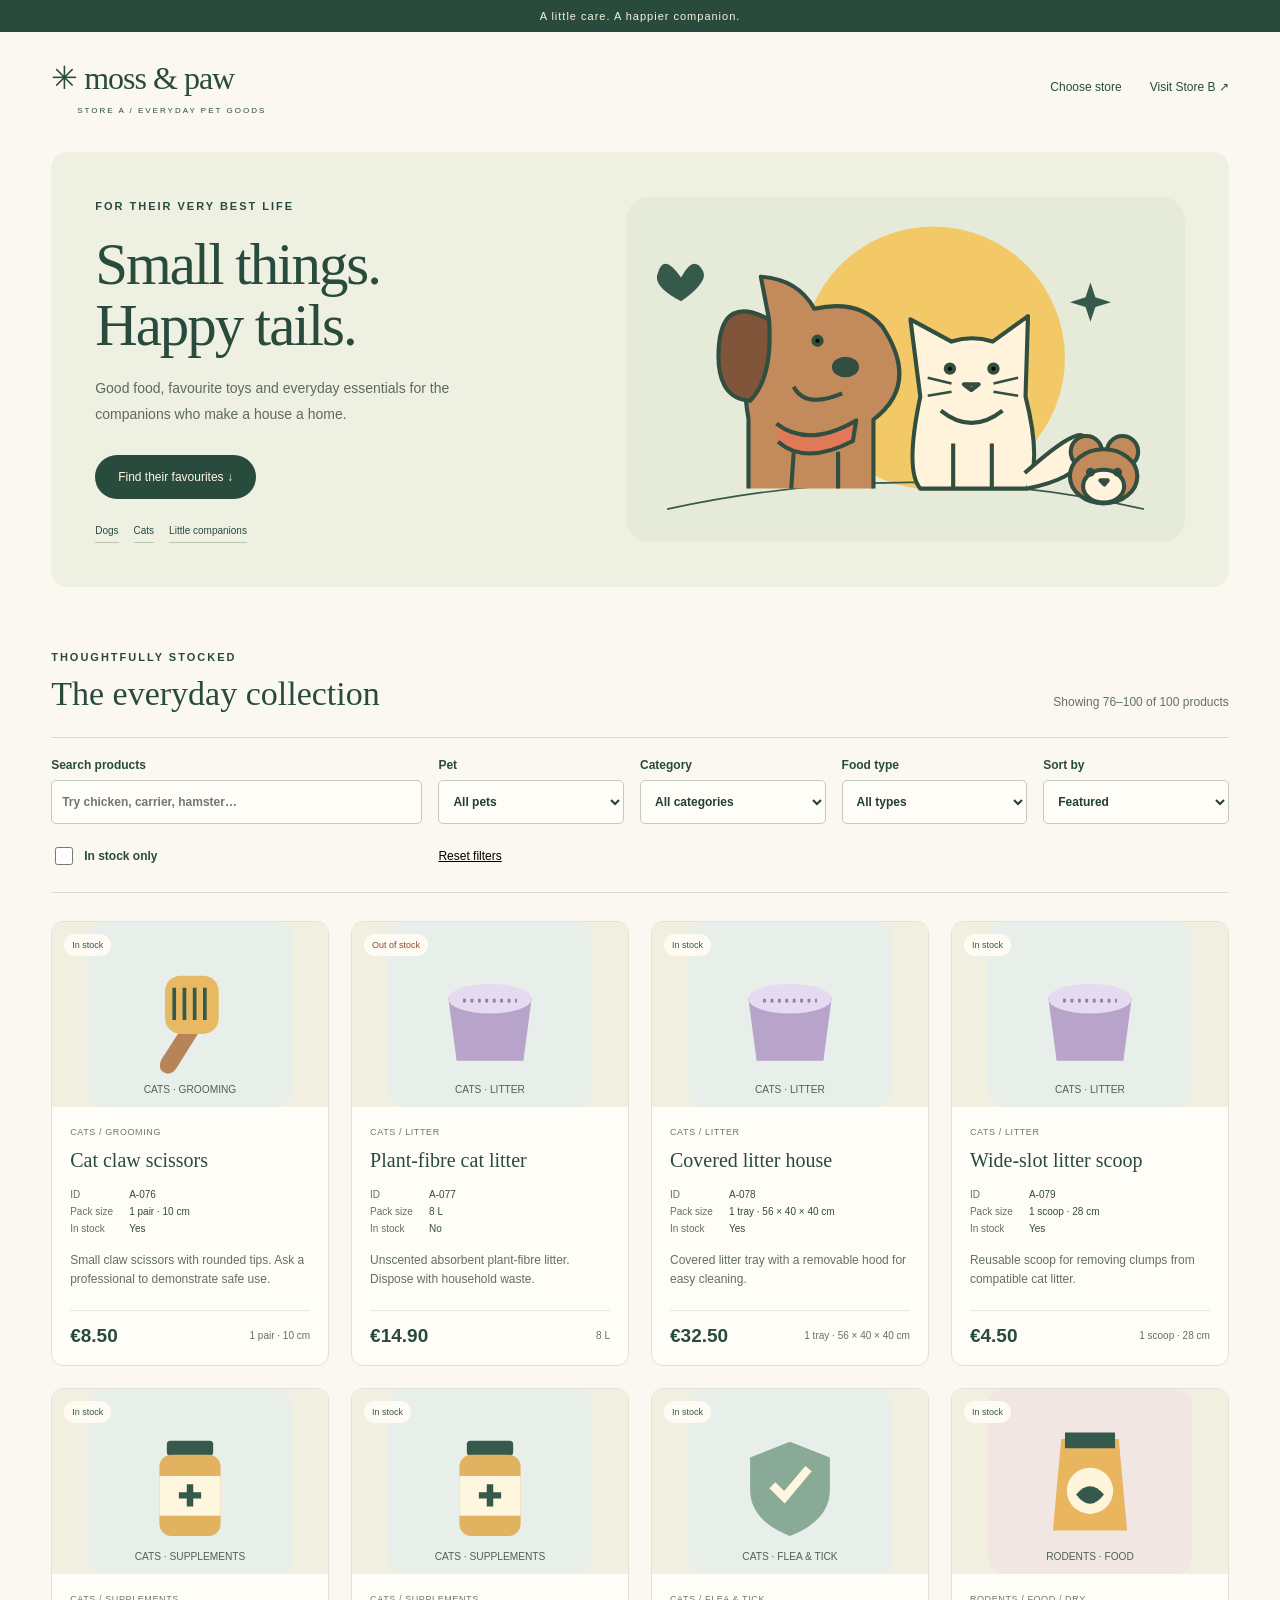
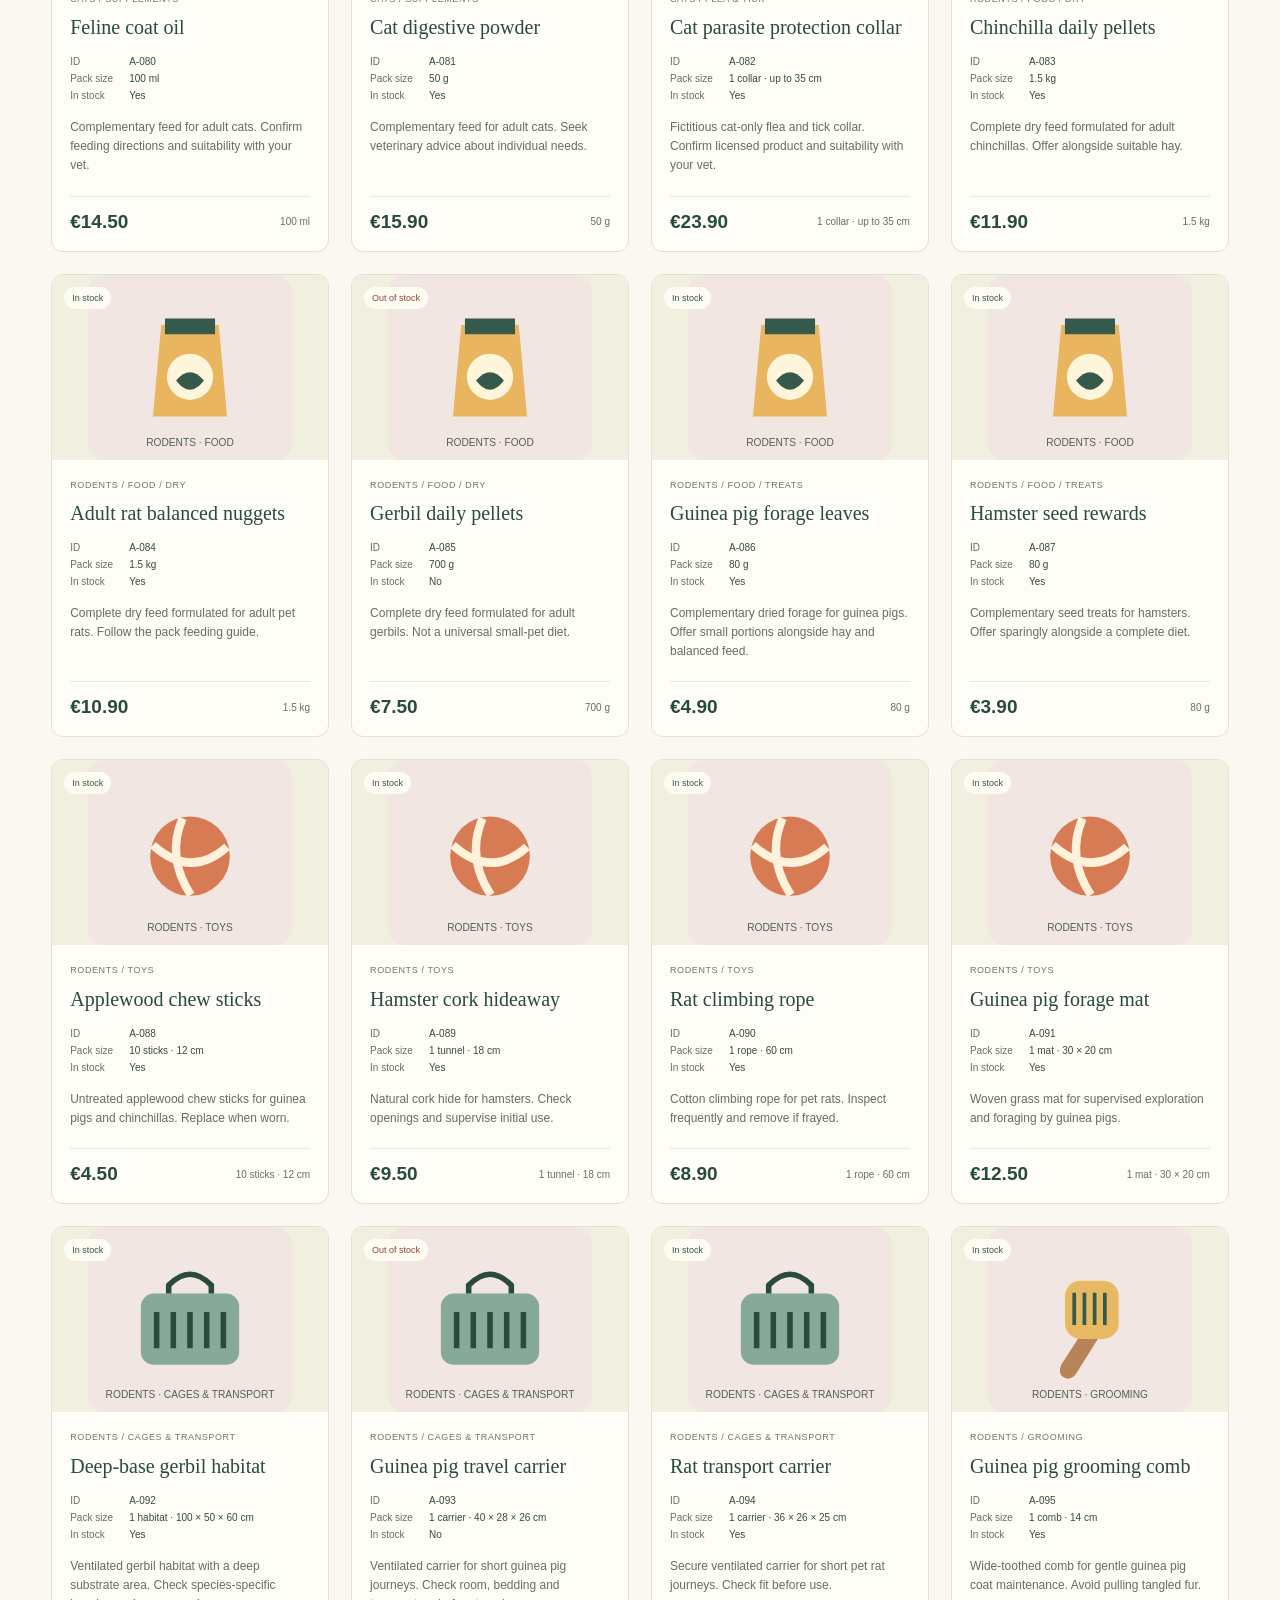
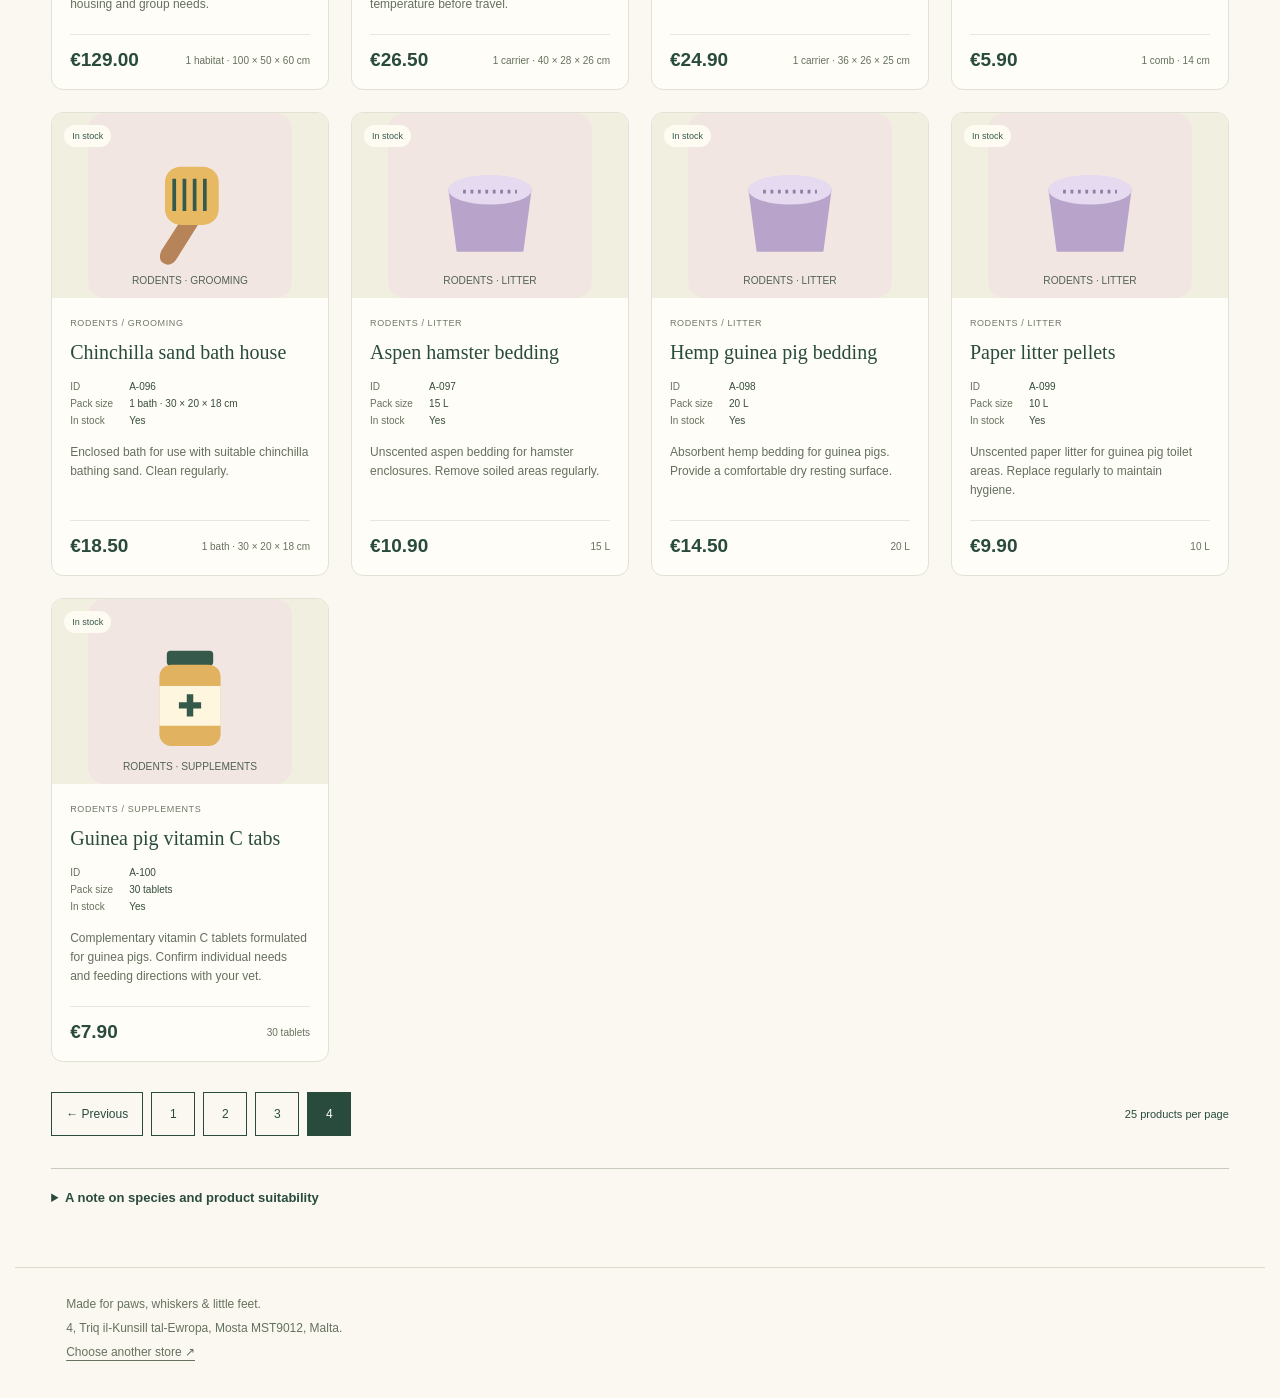
<file: store-a/page-4.html>
<!doctype html>
<html lang="en">

<head>
    <meta charset="utf-8">
    <meta name="viewport" content="width=device-width,initial-scale=1">
    <meta name="description" content="Store A — Moss & Paw. Sample pet supplies for dogs, cats and rodents.">
    <title>Store A — Moss & Paw | The Petshop Pair — Page 4 of 4</title>
    <link rel="icon" href="../assets/dogs-1.svg">
    <link rel="stylesheet" href="../assets/store-a.css">
</head>

<body><a class="skip" href="#catalog">Skip to products</a>
    <div class="announcement">A little care. A happier companion.</div>
    <header><a class="brand" href="./index.html">✳ moss & paw<span>STORE A / EVERYDAY PET GOODS</span></a>
        <nav aria-label="Main"><a href="../index.html">Choose store</a><a href="../store-b/index.html">Visit Store B
                ↗</a></nav>
    </header>
    <main>
        <section class="hero">
            <div><span class="eyebrow">FOR THEIR VERY BEST LIFE</span>
                <h1>Small things.<br>Happy tails.</h1>
                <p>Good food, favourite toys and everyday essentials for the companions who make a house a home.</p><a
                    class="primary" href="#catalog">Find their favourites ↓</a>
                <div class="hero-tags"><span>Dogs</span><span>Cats</span><span>Little companions</span></div>
            </div><img src="../assets/friends.svg" alt="Illustration of a friendly dog, cat and hamster" width="680"
                height="420">
        </section>
        <section id="catalog">
            <div class="section-heading">
                <div><span class="eyebrow">THOUGHTFULLY STOCKED</span>
                    <h2>The everyday collection</h2>
                </div>
                <p><span id="count" role="status" aria-live="polite">Showing 76–100 of 100 products</span></p>
            </div>
            <form class="filters " role="search" aria-label="Filter products"><label>Search products<input id="search"
                        type="search" placeholder="Try chicken, carrier, hamster…"></label><label>Pet<select id="pet">
                        <option value="">All pets</option>
                        <option>Dogs</option>
                        <option>Cats</option>
                        <option>Rodents</option>
                    </select></label><label>Category<select id="category">
                        <option value="">All categories</option>
                        <option>Food</option>
                        <option>Toys</option>
                        <option>Cages &amp; Transport</option>
                        <option>Grooming</option>
                        <option>Litter</option>
                        <option>Supplements</option>
                        <option>Flea &amp; Tick</option>
                    </select></label><label>Food type<select id="food">
                        <option value="">All types</option>
                        <option>Dry</option>
                        <option>Wet</option>
                        <option>Treats</option>
                    </select></label><label>Sort by<select id="sort">
                        <option value="default">Featured</option>
                        <option value="price-low">Price: low to high</option>
                        <option value="price-high">Price: high to low</option>
                        <option value="name">Name: A–Z</option>
                    </select></label><label class="stock-check"><input id="stock" type="checkbox"> In stock
                    only</label><button type="reset" class="reset">Reset filters</button></form>
            <p class="empty" hidden>No products match. Try a different search or reset the filters.</p>
            <div class="product-grid" id="products" data-page="4">
                <article class="product-card" data-id="A-076" data-pet="Cats" data-category="Grooming" data-food=""
                    data-price="8.50" data-stock="yes" itemscope itemtype="https://schema.org/Product">
                    <div class="product-visual"><img src="../assets/cats-3.svg"
                            alt="Illustrated placeholder for Cat claw scissors" width="220" height="200" loading="lazy"
                            itemprop="image"><span class="badge ">In stock</span></div>
                    <div class="product-copy">
                        <p class="product-category">Cats / Grooming</p>
                        <h3 itemprop="name">Cat claw scissors</h3>
                        <dl>
                            <div>
                                <dt>ID</dt>
                                <dd itemprop="sku">A-076</dd>
                            </div>
                            <div>
                                <dt>Pack size</dt>
                                <dd>1 pair · 10 cm</dd>
                            </div>
                            <div>
                                <dt>In stock</dt>
                                <dd>Yes</dd>
                            </div>
                        </dl>
                        <p class="description" itemprop="description">Small claw scissors with rounded tips. Ask a
                            professional to demonstrate safe use.</p>
                        <div class="product-bottom" itemprop="offers" itemscope itemtype="https://schema.org/Offer">
                            <data itemprop="price" value="8.50">€8.50</data>
                            <meta itemprop="priceCurrency" content="EUR">
                            <link itemprop="availability" href="https://schema.org/InStock"><span class="pack">1 pair ·
                                10 cm</span>
                        </div>
                    </div>
                </article>
                <article class="product-card" data-id="A-077" data-pet="Cats" data-category="Litter" data-food=""
                    data-price="14.90" data-stock="no" itemscope itemtype="https://schema.org/Product">
                    <div class="product-visual"><img src="../assets/cats-4.svg"
                            alt="Illustrated placeholder for Plant-fibre cat litter" width="220" height="200"
                            loading="lazy" itemprop="image"><span class="badge sold">Out of stock</span></div>
                    <div class="product-copy">
                        <p class="product-category">Cats / Litter</p>
                        <h3 itemprop="name">Plant-fibre cat litter</h3>
                        <dl>
                            <div>
                                <dt>ID</dt>
                                <dd itemprop="sku">A-077</dd>
                            </div>
                            <div>
                                <dt>Pack size</dt>
                                <dd>8 L</dd>
                            </div>
                            <div>
                                <dt>In stock</dt>
                                <dd>No</dd>
                            </div>
                        </dl>
                        <p class="description" itemprop="description">Unscented absorbent plant-fibre litter. Dispose
                            with household waste.</p>
                        <div class="product-bottom" itemprop="offers" itemscope itemtype="https://schema.org/Offer">
                            <data itemprop="price" value="14.90">€14.90</data>
                            <meta itemprop="priceCurrency" content="EUR">
                            <link itemprop="availability" href="https://schema.org/OutOfStock"><span class="pack">8
                                L</span>
                        </div>
                    </div>
                </article>
                <article class="product-card" data-id="A-078" data-pet="Cats" data-category="Litter" data-food=""
                    data-price="32.50" data-stock="yes" itemscope itemtype="https://schema.org/Product">
                    <div class="product-visual"><img src="../assets/cats-4.svg"
                            alt="Illustrated placeholder for Covered litter house" width="220" height="200"
                            loading="lazy" itemprop="image"><span class="badge ">In stock</span></div>
                    <div class="product-copy">
                        <p class="product-category">Cats / Litter</p>
                        <h3 itemprop="name">Covered litter house</h3>
                        <dl>
                            <div>
                                <dt>ID</dt>
                                <dd itemprop="sku">A-078</dd>
                            </div>
                            <div>
                                <dt>Pack size</dt>
                                <dd>1 tray · 56 × 40 × 40 cm</dd>
                            </div>
                            <div>
                                <dt>In stock</dt>
                                <dd>Yes</dd>
                            </div>
                        </dl>
                        <p class="description" itemprop="description">Covered litter tray with a removable hood for easy
                            cleaning.</p>
                        <div class="product-bottom" itemprop="offers" itemscope itemtype="https://schema.org/Offer">
                            <data itemprop="price" value="32.50">€32.50</data>
                            <meta itemprop="priceCurrency" content="EUR">
                            <link itemprop="availability" href="https://schema.org/InStock"><span class="pack">1 tray ·
                                56 × 40 × 40 cm</span>
                        </div>
                    </div>
                </article>
                <article class="product-card" data-id="A-079" data-pet="Cats" data-category="Litter" data-food=""
                    data-price="4.50" data-stock="yes" itemscope itemtype="https://schema.org/Product">
                    <div class="product-visual"><img src="../assets/cats-4.svg"
                            alt="Illustrated placeholder for Wide-slot litter scoop" width="220" height="200"
                            loading="lazy" itemprop="image"><span class="badge ">In stock</span></div>
                    <div class="product-copy">
                        <p class="product-category">Cats / Litter</p>
                        <h3 itemprop="name">Wide-slot litter scoop</h3>
                        <dl>
                            <div>
                                <dt>ID</dt>
                                <dd itemprop="sku">A-079</dd>
                            </div>
                            <div>
                                <dt>Pack size</dt>
                                <dd>1 scoop · 28 cm</dd>
                            </div>
                            <div>
                                <dt>In stock</dt>
                                <dd>Yes</dd>
                            </div>
                        </dl>
                        <p class="description" itemprop="description">Reusable scoop for removing clumps from compatible
                            cat litter.</p>
                        <div class="product-bottom" itemprop="offers" itemscope itemtype="https://schema.org/Offer">
                            <data itemprop="price" value="4.50">€4.50</data>
                            <meta itemprop="priceCurrency" content="EUR">
                            <link itemprop="availability" href="https://schema.org/InStock"><span class="pack">1 scoop ·
                                28 cm</span>
                        </div>
                    </div>
                </article>
                <article class="product-card" data-id="A-080" data-pet="Cats" data-category="Supplements" data-food=""
                    data-price="14.50" data-stock="yes" itemscope itemtype="https://schema.org/Product">
                    <div class="product-visual"><img src="../assets/cats-5.svg"
                            alt="Illustrated placeholder for Feline coat oil" width="220" height="200" loading="lazy"
                            itemprop="image"><span class="badge ">In stock</span></div>
                    <div class="product-copy">
                        <p class="product-category">Cats / Supplements</p>
                        <h3 itemprop="name">Feline coat oil</h3>
                        <dl>
                            <div>
                                <dt>ID</dt>
                                <dd itemprop="sku">A-080</dd>
                            </div>
                            <div>
                                <dt>Pack size</dt>
                                <dd>100 ml</dd>
                            </div>
                            <div>
                                <dt>In stock</dt>
                                <dd>Yes</dd>
                            </div>
                        </dl>
                        <p class="description" itemprop="description">Complementary feed for adult cats. Confirm feeding
                            directions and suitability with your vet.</p>
                        <div class="product-bottom" itemprop="offers" itemscope itemtype="https://schema.org/Offer">
                            <data itemprop="price" value="14.50">€14.50</data>
                            <meta itemprop="priceCurrency" content="EUR">
                            <link itemprop="availability" href="https://schema.org/InStock"><span class="pack">100
                                ml</span>
                        </div>
                    </div>
                </article>
                <article class="product-card" data-id="A-081" data-pet="Cats" data-category="Supplements" data-food=""
                    data-price="15.90" data-stock="yes" itemscope itemtype="https://schema.org/Product">
                    <div class="product-visual"><img src="../assets/cats-5.svg"
                            alt="Illustrated placeholder for Cat digestive powder" width="220" height="200"
                            loading="lazy" itemprop="image"><span class="badge ">In stock</span></div>
                    <div class="product-copy">
                        <p class="product-category">Cats / Supplements</p>
                        <h3 itemprop="name">Cat digestive powder</h3>
                        <dl>
                            <div>
                                <dt>ID</dt>
                                <dd itemprop="sku">A-081</dd>
                            </div>
                            <div>
                                <dt>Pack size</dt>
                                <dd>50 g</dd>
                            </div>
                            <div>
                                <dt>In stock</dt>
                                <dd>Yes</dd>
                            </div>
                        </dl>
                        <p class="description" itemprop="description">Complementary feed for adult cats. Seek veterinary
                            advice about individual needs.</p>
                        <div class="product-bottom" itemprop="offers" itemscope itemtype="https://schema.org/Offer">
                            <data itemprop="price" value="15.90">€15.90</data>
                            <meta itemprop="priceCurrency" content="EUR">
                            <link itemprop="availability" href="https://schema.org/InStock"><span class="pack">50
                                g</span>
                        </div>
                    </div>
                </article>
                <article class="product-card" data-id="A-082" data-pet="Cats" data-category="Flea &amp; Tick"
                    data-food="" data-price="23.90" data-stock="yes" itemscope itemtype="https://schema.org/Product">
                    <div class="product-visual"><img src="../assets/cats-6.svg"
                            alt="Illustrated placeholder for Cat parasite protection collar" width="220" height="200"
                            loading="lazy" itemprop="image"><span class="badge ">In stock</span></div>
                    <div class="product-copy">
                        <p class="product-category">Cats / Flea &amp; Tick</p>
                        <h3 itemprop="name">Cat parasite protection collar</h3>
                        <dl>
                            <div>
                                <dt>ID</dt>
                                <dd itemprop="sku">A-082</dd>
                            </div>
                            <div>
                                <dt>Pack size</dt>
                                <dd>1 collar · up to 35 cm</dd>
                            </div>
                            <div>
                                <dt>In stock</dt>
                                <dd>Yes</dd>
                            </div>
                        </dl>
                        <p class="description" itemprop="description">Fictitious cat-only flea and tick collar. Confirm
                            licensed product and suitability with your vet.</p>
                        <div class="product-bottom" itemprop="offers" itemscope itemtype="https://schema.org/Offer">
                            <data itemprop="price" value="23.90">€23.90</data>
                            <meta itemprop="priceCurrency" content="EUR">
                            <link itemprop="availability" href="https://schema.org/InStock"><span class="pack">1 collar
                                · up to 35 cm</span>
                        </div>
                    </div>
                </article>
                <article class="product-card" data-id="A-083" data-pet="Rodents" data-category="Food" data-food="Dry"
                    data-price="11.90" data-stock="yes" itemscope itemtype="https://schema.org/Product">
                    <div class="product-visual"><img src="../assets/rodents-0.svg"
                            alt="Illustrated placeholder for Chinchilla daily pellets" width="220" height="200"
                            loading="lazy" itemprop="image"><span class="badge ">In stock</span></div>
                    <div class="product-copy">
                        <p class="product-category">Rodents / Food / Dry</p>
                        <h3 itemprop="name">Chinchilla daily pellets</h3>
                        <dl>
                            <div>
                                <dt>ID</dt>
                                <dd itemprop="sku">A-083</dd>
                            </div>
                            <div>
                                <dt>Pack size</dt>
                                <dd>1.5 kg</dd>
                            </div>
                            <div>
                                <dt>In stock</dt>
                                <dd>Yes</dd>
                            </div>
                        </dl>
                        <p class="description" itemprop="description">Complete dry feed formulated for adult
                            chinchillas. Offer alongside suitable hay.</p>
                        <div class="product-bottom" itemprop="offers" itemscope itemtype="https://schema.org/Offer">
                            <data itemprop="price" value="11.90">€11.90</data>
                            <meta itemprop="priceCurrency" content="EUR">
                            <link itemprop="availability" href="https://schema.org/InStock"><span class="pack">1.5
                                kg</span>
                        </div>
                    </div>
                </article>
                <article class="product-card" data-id="A-084" data-pet="Rodents" data-category="Food" data-food="Dry"
                    data-price="10.90" data-stock="yes" itemscope itemtype="https://schema.org/Product">
                    <div class="product-visual"><img src="../assets/rodents-0.svg"
                            alt="Illustrated placeholder for Adult rat balanced nuggets" width="220" height="200"
                            loading="lazy" itemprop="image"><span class="badge ">In stock</span></div>
                    <div class="product-copy">
                        <p class="product-category">Rodents / Food / Dry</p>
                        <h3 itemprop="name">Adult rat balanced nuggets</h3>
                        <dl>
                            <div>
                                <dt>ID</dt>
                                <dd itemprop="sku">A-084</dd>
                            </div>
                            <div>
                                <dt>Pack size</dt>
                                <dd>1.5 kg</dd>
                            </div>
                            <div>
                                <dt>In stock</dt>
                                <dd>Yes</dd>
                            </div>
                        </dl>
                        <p class="description" itemprop="description">Complete dry feed formulated for adult pet rats.
                            Follow the pack feeding guide.</p>
                        <div class="product-bottom" itemprop="offers" itemscope itemtype="https://schema.org/Offer">
                            <data itemprop="price" value="10.90">€10.90</data>
                            <meta itemprop="priceCurrency" content="EUR">
                            <link itemprop="availability" href="https://schema.org/InStock"><span class="pack">1.5
                                kg</span>
                        </div>
                    </div>
                </article>
                <article class="product-card" data-id="A-085" data-pet="Rodents" data-category="Food" data-food="Dry"
                    data-price="7.50" data-stock="no" itemscope itemtype="https://schema.org/Product">
                    <div class="product-visual"><img src="../assets/rodents-0.svg"
                            alt="Illustrated placeholder for Gerbil daily pellets" width="220" height="200"
                            loading="lazy" itemprop="image"><span class="badge sold">Out of stock</span></div>
                    <div class="product-copy">
                        <p class="product-category">Rodents / Food / Dry</p>
                        <h3 itemprop="name">Gerbil daily pellets</h3>
                        <dl>
                            <div>
                                <dt>ID</dt>
                                <dd itemprop="sku">A-085</dd>
                            </div>
                            <div>
                                <dt>Pack size</dt>
                                <dd>700 g</dd>
                            </div>
                            <div>
                                <dt>In stock</dt>
                                <dd>No</dd>
                            </div>
                        </dl>
                        <p class="description" itemprop="description">Complete dry feed formulated for adult gerbils.
                            Not a universal small-pet diet.</p>
                        <div class="product-bottom" itemprop="offers" itemscope itemtype="https://schema.org/Offer">
                            <data itemprop="price" value="7.50">€7.50</data>
                            <meta itemprop="priceCurrency" content="EUR">
                            <link itemprop="availability" href="https://schema.org/OutOfStock"><span class="pack">700
                                g</span>
                        </div>
                    </div>
                </article>
                <article class="product-card" data-id="A-086" data-pet="Rodents" data-category="Food" data-food="Treats"
                    data-price="4.90" data-stock="yes" itemscope itemtype="https://schema.org/Product">
                    <div class="product-visual"><img src="../assets/rodents-0.svg"
                            alt="Illustrated placeholder for Guinea pig forage leaves" width="220" height="200"
                            loading="lazy" itemprop="image"><span class="badge ">In stock</span></div>
                    <div class="product-copy">
                        <p class="product-category">Rodents / Food / Treats</p>
                        <h3 itemprop="name">Guinea pig forage leaves</h3>
                        <dl>
                            <div>
                                <dt>ID</dt>
                                <dd itemprop="sku">A-086</dd>
                            </div>
                            <div>
                                <dt>Pack size</dt>
                                <dd>80 g</dd>
                            </div>
                            <div>
                                <dt>In stock</dt>
                                <dd>Yes</dd>
                            </div>
                        </dl>
                        <p class="description" itemprop="description">Complementary dried forage for guinea pigs. Offer
                            small portions alongside hay and balanced feed.</p>
                        <div class="product-bottom" itemprop="offers" itemscope itemtype="https://schema.org/Offer">
                            <data itemprop="price" value="4.90">€4.90</data>
                            <meta itemprop="priceCurrency" content="EUR">
                            <link itemprop="availability" href="https://schema.org/InStock"><span class="pack">80
                                g</span>
                        </div>
                    </div>
                </article>
                <article class="product-card" data-id="A-087" data-pet="Rodents" data-category="Food" data-food="Treats"
                    data-price="3.90" data-stock="yes" itemscope itemtype="https://schema.org/Product">
                    <div class="product-visual"><img src="../assets/rodents-0.svg"
                            alt="Illustrated placeholder for Hamster seed rewards" width="220" height="200"
                            loading="lazy" itemprop="image"><span class="badge ">In stock</span></div>
                    <div class="product-copy">
                        <p class="product-category">Rodents / Food / Treats</p>
                        <h3 itemprop="name">Hamster seed rewards</h3>
                        <dl>
                            <div>
                                <dt>ID</dt>
                                <dd itemprop="sku">A-087</dd>
                            </div>
                            <div>
                                <dt>Pack size</dt>
                                <dd>80 g</dd>
                            </div>
                            <div>
                                <dt>In stock</dt>
                                <dd>Yes</dd>
                            </div>
                        </dl>
                        <p class="description" itemprop="description">Complementary seed treats for hamsters. Offer
                            sparingly alongside a complete diet.</p>
                        <div class="product-bottom" itemprop="offers" itemscope itemtype="https://schema.org/Offer">
                            <data itemprop="price" value="3.90">€3.90</data>
                            <meta itemprop="priceCurrency" content="EUR">
                            <link itemprop="availability" href="https://schema.org/InStock"><span class="pack">80
                                g</span>
                        </div>
                    </div>
                </article>
                <article class="product-card" data-id="A-088" data-pet="Rodents" data-category="Toys" data-food=""
                    data-price="4.50" data-stock="yes" itemscope itemtype="https://schema.org/Product">
                    <div class="product-visual"><img src="../assets/rodents-1.svg"
                            alt="Illustrated placeholder for Applewood chew sticks" width="220" height="200"
                            loading="lazy" itemprop="image"><span class="badge ">In stock</span></div>
                    <div class="product-copy">
                        <p class="product-category">Rodents / Toys</p>
                        <h3 itemprop="name">Applewood chew sticks</h3>
                        <dl>
                            <div>
                                <dt>ID</dt>
                                <dd itemprop="sku">A-088</dd>
                            </div>
                            <div>
                                <dt>Pack size</dt>
                                <dd>10 sticks · 12 cm</dd>
                            </div>
                            <div>
                                <dt>In stock</dt>
                                <dd>Yes</dd>
                            </div>
                        </dl>
                        <p class="description" itemprop="description">Untreated applewood chew sticks for guinea pigs
                            and chinchillas. Replace when worn.</p>
                        <div class="product-bottom" itemprop="offers" itemscope itemtype="https://schema.org/Offer">
                            <data itemprop="price" value="4.50">€4.50</data>
                            <meta itemprop="priceCurrency" content="EUR">
                            <link itemprop="availability" href="https://schema.org/InStock"><span class="pack">10 sticks
                                · 12 cm</span>
                        </div>
                    </div>
                </article>
                <article class="product-card" data-id="A-089" data-pet="Rodents" data-category="Toys" data-food=""
                    data-price="9.50" data-stock="yes" itemscope itemtype="https://schema.org/Product">
                    <div class="product-visual"><img src="../assets/rodents-1.svg"
                            alt="Illustrated placeholder for Hamster cork hideaway" width="220" height="200"
                            loading="lazy" itemprop="image"><span class="badge ">In stock</span></div>
                    <div class="product-copy">
                        <p class="product-category">Rodents / Toys</p>
                        <h3 itemprop="name">Hamster cork hideaway</h3>
                        <dl>
                            <div>
                                <dt>ID</dt>
                                <dd itemprop="sku">A-089</dd>
                            </div>
                            <div>
                                <dt>Pack size</dt>
                                <dd>1 tunnel · 18 cm</dd>
                            </div>
                            <div>
                                <dt>In stock</dt>
                                <dd>Yes</dd>
                            </div>
                        </dl>
                        <p class="description" itemprop="description">Natural cork hide for hamsters. Check openings and
                            supervise initial use.</p>
                        <div class="product-bottom" itemprop="offers" itemscope itemtype="https://schema.org/Offer">
                            <data itemprop="price" value="9.50">€9.50</data>
                            <meta itemprop="priceCurrency" content="EUR">
                            <link itemprop="availability" href="https://schema.org/InStock"><span class="pack">1 tunnel
                                · 18 cm</span>
                        </div>
                    </div>
                </article>
                <article class="product-card" data-id="A-090" data-pet="Rodents" data-category="Toys" data-food=""
                    data-price="8.90" data-stock="yes" itemscope itemtype="https://schema.org/Product">
                    <div class="product-visual"><img src="../assets/rodents-1.svg"
                            alt="Illustrated placeholder for Rat climbing rope" width="220" height="200" loading="lazy"
                            itemprop="image"><span class="badge ">In stock</span></div>
                    <div class="product-copy">
                        <p class="product-category">Rodents / Toys</p>
                        <h3 itemprop="name">Rat climbing rope</h3>
                        <dl>
                            <div>
                                <dt>ID</dt>
                                <dd itemprop="sku">A-090</dd>
                            </div>
                            <div>
                                <dt>Pack size</dt>
                                <dd>1 rope · 60 cm</dd>
                            </div>
                            <div>
                                <dt>In stock</dt>
                                <dd>Yes</dd>
                            </div>
                        </dl>
                        <p class="description" itemprop="description">Cotton climbing rope for pet rats. Inspect
                            frequently and remove if frayed.</p>
                        <div class="product-bottom" itemprop="offers" itemscope itemtype="https://schema.org/Offer">
                            <data itemprop="price" value="8.90">€8.90</data>
                            <meta itemprop="priceCurrency" content="EUR">
                            <link itemprop="availability" href="https://schema.org/InStock"><span class="pack">1 rope ·
                                60 cm</span>
                        </div>
                    </div>
                </article>
                <article class="product-card" data-id="A-091" data-pet="Rodents" data-category="Toys" data-food=""
                    data-price="12.50" data-stock="yes" itemscope itemtype="https://schema.org/Product">
                    <div class="product-visual"><img src="../assets/rodents-1.svg"
                            alt="Illustrated placeholder for Guinea pig forage mat" width="220" height="200"
                            loading="lazy" itemprop="image"><span class="badge ">In stock</span></div>
                    <div class="product-copy">
                        <p class="product-category">Rodents / Toys</p>
                        <h3 itemprop="name">Guinea pig forage mat</h3>
                        <dl>
                            <div>
                                <dt>ID</dt>
                                <dd itemprop="sku">A-091</dd>
                            </div>
                            <div>
                                <dt>Pack size</dt>
                                <dd>1 mat · 30 × 20 cm</dd>
                            </div>
                            <div>
                                <dt>In stock</dt>
                                <dd>Yes</dd>
                            </div>
                        </dl>
                        <p class="description" itemprop="description">Woven grass mat for supervised exploration and
                            foraging by guinea pigs.</p>
                        <div class="product-bottom" itemprop="offers" itemscope itemtype="https://schema.org/Offer">
                            <data itemprop="price" value="12.50">€12.50</data>
                            <meta itemprop="priceCurrency" content="EUR">
                            <link itemprop="availability" href="https://schema.org/InStock"><span class="pack">1 mat ·
                                30 × 20 cm</span>
                        </div>
                    </div>
                </article>
                <article class="product-card" data-id="A-092" data-pet="Rodents" data-category="Cages &amp; Transport"
                    data-food="" data-price="129.00" data-stock="yes" itemscope itemtype="https://schema.org/Product">
                    <div class="product-visual"><img src="../assets/rodents-2.svg"
                            alt="Illustrated placeholder for Deep-base gerbil habitat" width="220" height="200"
                            loading="lazy" itemprop="image"><span class="badge ">In stock</span></div>
                    <div class="product-copy">
                        <p class="product-category">Rodents / Cages &amp; Transport</p>
                        <h3 itemprop="name">Deep-base gerbil habitat</h3>
                        <dl>
                            <div>
                                <dt>ID</dt>
                                <dd itemprop="sku">A-092</dd>
                            </div>
                            <div>
                                <dt>Pack size</dt>
                                <dd>1 habitat · 100 × 50 × 60 cm</dd>
                            </div>
                            <div>
                                <dt>In stock</dt>
                                <dd>Yes</dd>
                            </div>
                        </dl>
                        <p class="description" itemprop="description">Ventilated gerbil habitat with a deep substrate
                            area. Check species-specific housing and group needs.</p>
                        <div class="product-bottom" itemprop="offers" itemscope itemtype="https://schema.org/Offer">
                            <data itemprop="price" value="129.00">€129.00</data>
                            <meta itemprop="priceCurrency" content="EUR">
                            <link itemprop="availability" href="https://schema.org/InStock"><span class="pack">1 habitat
                                · 100 × 50 × 60 cm</span>
                        </div>
                    </div>
                </article>
                <article class="product-card" data-id="A-093" data-pet="Rodents" data-category="Cages &amp; Transport"
                    data-food="" data-price="26.50" data-stock="no" itemscope itemtype="https://schema.org/Product">
                    <div class="product-visual"><img src="../assets/rodents-2.svg"
                            alt="Illustrated placeholder for Guinea pig travel carrier" width="220" height="200"
                            loading="lazy" itemprop="image"><span class="badge sold">Out of stock</span></div>
                    <div class="product-copy">
                        <p class="product-category">Rodents / Cages &amp; Transport</p>
                        <h3 itemprop="name">Guinea pig travel carrier</h3>
                        <dl>
                            <div>
                                <dt>ID</dt>
                                <dd itemprop="sku">A-093</dd>
                            </div>
                            <div>
                                <dt>Pack size</dt>
                                <dd>1 carrier · 40 × 28 × 26 cm</dd>
                            </div>
                            <div>
                                <dt>In stock</dt>
                                <dd>No</dd>
                            </div>
                        </dl>
                        <p class="description" itemprop="description">Ventilated carrier for short guinea pig journeys.
                            Check room, bedding and temperature before travel.</p>
                        <div class="product-bottom" itemprop="offers" itemscope itemtype="https://schema.org/Offer">
                            <data itemprop="price" value="26.50">€26.50</data>
                            <meta itemprop="priceCurrency" content="EUR">
                            <link itemprop="availability" href="https://schema.org/OutOfStock"><span class="pack">1
                                carrier · 40 × 28 × 26 cm</span>
                        </div>
                    </div>
                </article>
                <article class="product-card" data-id="A-094" data-pet="Rodents" data-category="Cages &amp; Transport"
                    data-food="" data-price="24.90" data-stock="yes" itemscope itemtype="https://schema.org/Product">
                    <div class="product-visual"><img src="../assets/rodents-2.svg"
                            alt="Illustrated placeholder for Rat transport carrier" width="220" height="200"
                            loading="lazy" itemprop="image"><span class="badge ">In stock</span></div>
                    <div class="product-copy">
                        <p class="product-category">Rodents / Cages &amp; Transport</p>
                        <h3 itemprop="name">Rat transport carrier</h3>
                        <dl>
                            <div>
                                <dt>ID</dt>
                                <dd itemprop="sku">A-094</dd>
                            </div>
                            <div>
                                <dt>Pack size</dt>
                                <dd>1 carrier · 36 × 26 × 25 cm</dd>
                            </div>
                            <div>
                                <dt>In stock</dt>
                                <dd>Yes</dd>
                            </div>
                        </dl>
                        <p class="description" itemprop="description">Secure ventilated carrier for short pet rat
                            journeys. Check fit before use.</p>
                        <div class="product-bottom" itemprop="offers" itemscope itemtype="https://schema.org/Offer">
                            <data itemprop="price" value="24.90">€24.90</data>
                            <meta itemprop="priceCurrency" content="EUR">
                            <link itemprop="availability" href="https://schema.org/InStock"><span class="pack">1 carrier
                                · 36 × 26 × 25 cm</span>
                        </div>
                    </div>
                </article>
                <article class="product-card" data-id="A-095" data-pet="Rodents" data-category="Grooming" data-food=""
                    data-price="5.90" data-stock="yes" itemscope itemtype="https://schema.org/Product">
                    <div class="product-visual"><img src="../assets/rodents-3.svg"
                            alt="Illustrated placeholder for Guinea pig grooming comb" width="220" height="200"
                            loading="lazy" itemprop="image"><span class="badge ">In stock</span></div>
                    <div class="product-copy">
                        <p class="product-category">Rodents / Grooming</p>
                        <h3 itemprop="name">Guinea pig grooming comb</h3>
                        <dl>
                            <div>
                                <dt>ID</dt>
                                <dd itemprop="sku">A-095</dd>
                            </div>
                            <div>
                                <dt>Pack size</dt>
                                <dd>1 comb · 14 cm</dd>
                            </div>
                            <div>
                                <dt>In stock</dt>
                                <dd>Yes</dd>
                            </div>
                        </dl>
                        <p class="description" itemprop="description">Wide-toothed comb for gentle guinea pig coat
                            maintenance. Avoid pulling tangled fur.</p>
                        <div class="product-bottom" itemprop="offers" itemscope itemtype="https://schema.org/Offer">
                            <data itemprop="price" value="5.90">€5.90</data>
                            <meta itemprop="priceCurrency" content="EUR">
                            <link itemprop="availability" href="https://schema.org/InStock"><span class="pack">1 comb ·
                                14 cm</span>
                        </div>
                    </div>
                </article>
                <article class="product-card" data-id="A-096" data-pet="Rodents" data-category="Grooming" data-food=""
                    data-price="18.50" data-stock="yes" itemscope itemtype="https://schema.org/Product">
                    <div class="product-visual"><img src="../assets/rodents-3.svg"
                            alt="Illustrated placeholder for Chinchilla sand bath house" width="220" height="200"
                            loading="lazy" itemprop="image"><span class="badge ">In stock</span></div>
                    <div class="product-copy">
                        <p class="product-category">Rodents / Grooming</p>
                        <h3 itemprop="name">Chinchilla sand bath house</h3>
                        <dl>
                            <div>
                                <dt>ID</dt>
                                <dd itemprop="sku">A-096</dd>
                            </div>
                            <div>
                                <dt>Pack size</dt>
                                <dd>1 bath · 30 × 20 × 18 cm</dd>
                            </div>
                            <div>
                                <dt>In stock</dt>
                                <dd>Yes</dd>
                            </div>
                        </dl>
                        <p class="description" itemprop="description">Enclosed bath for use with suitable chinchilla
                            bathing sand. Clean regularly.</p>
                        <div class="product-bottom" itemprop="offers" itemscope itemtype="https://schema.org/Offer">
                            <data itemprop="price" value="18.50">€18.50</data>
                            <meta itemprop="priceCurrency" content="EUR">
                            <link itemprop="availability" href="https://schema.org/InStock"><span class="pack">1 bath ·
                                30 × 20 × 18 cm</span>
                        </div>
                    </div>
                </article>
                <article class="product-card" data-id="A-097" data-pet="Rodents" data-category="Litter" data-food=""
                    data-price="10.90" data-stock="yes" itemscope itemtype="https://schema.org/Product">
                    <div class="product-visual"><img src="../assets/rodents-4.svg"
                            alt="Illustrated placeholder for Aspen hamster bedding" width="220" height="200"
                            loading="lazy" itemprop="image"><span class="badge ">In stock</span></div>
                    <div class="product-copy">
                        <p class="product-category">Rodents / Litter</p>
                        <h3 itemprop="name">Aspen hamster bedding</h3>
                        <dl>
                            <div>
                                <dt>ID</dt>
                                <dd itemprop="sku">A-097</dd>
                            </div>
                            <div>
                                <dt>Pack size</dt>
                                <dd>15 L</dd>
                            </div>
                            <div>
                                <dt>In stock</dt>
                                <dd>Yes</dd>
                            </div>
                        </dl>
                        <p class="description" itemprop="description">Unscented aspen bedding for hamster enclosures.
                            Remove soiled areas regularly.</p>
                        <div class="product-bottom" itemprop="offers" itemscope itemtype="https://schema.org/Offer">
                            <data itemprop="price" value="10.90">€10.90</data>
                            <meta itemprop="priceCurrency" content="EUR">
                            <link itemprop="availability" href="https://schema.org/InStock"><span class="pack">15
                                L</span>
                        </div>
                    </div>
                </article>
                <article class="product-card" data-id="A-098" data-pet="Rodents" data-category="Litter" data-food=""
                    data-price="14.50" data-stock="yes" itemscope itemtype="https://schema.org/Product">
                    <div class="product-visual"><img src="../assets/rodents-4.svg"
                            alt="Illustrated placeholder for Hemp guinea pig bedding" width="220" height="200"
                            loading="lazy" itemprop="image"><span class="badge ">In stock</span></div>
                    <div class="product-copy">
                        <p class="product-category">Rodents / Litter</p>
                        <h3 itemprop="name">Hemp guinea pig bedding</h3>
                        <dl>
                            <div>
                                <dt>ID</dt>
                                <dd itemprop="sku">A-098</dd>
                            </div>
                            <div>
                                <dt>Pack size</dt>
                                <dd>20 L</dd>
                            </div>
                            <div>
                                <dt>In stock</dt>
                                <dd>Yes</dd>
                            </div>
                        </dl>
                        <p class="description" itemprop="description">Absorbent hemp bedding for guinea pigs. Provide a
                            comfortable dry resting surface.</p>
                        <div class="product-bottom" itemprop="offers" itemscope itemtype="https://schema.org/Offer">
                            <data itemprop="price" value="14.50">€14.50</data>
                            <meta itemprop="priceCurrency" content="EUR">
                            <link itemprop="availability" href="https://schema.org/InStock"><span class="pack">20
                                L</span>
                        </div>
                    </div>
                </article>
                <article class="product-card" data-id="A-099" data-pet="Rodents" data-category="Litter" data-food=""
                    data-price="9.90" data-stock="yes" itemscope itemtype="https://schema.org/Product">
                    <div class="product-visual"><img src="../assets/rodents-4.svg"
                            alt="Illustrated placeholder for Paper litter pellets" width="220" height="200"
                            loading="lazy" itemprop="image"><span class="badge ">In stock</span></div>
                    <div class="product-copy">
                        <p class="product-category">Rodents / Litter</p>
                        <h3 itemprop="name">Paper litter pellets</h3>
                        <dl>
                            <div>
                                <dt>ID</dt>
                                <dd itemprop="sku">A-099</dd>
                            </div>
                            <div>
                                <dt>Pack size</dt>
                                <dd>10 L</dd>
                            </div>
                            <div>
                                <dt>In stock</dt>
                                <dd>Yes</dd>
                            </div>
                        </dl>
                        <p class="description" itemprop="description">Unscented paper litter for guinea pig toilet
                            areas. Replace regularly to maintain hygiene.</p>
                        <div class="product-bottom" itemprop="offers" itemscope itemtype="https://schema.org/Offer">
                            <data itemprop="price" value="9.90">€9.90</data>
                            <meta itemprop="priceCurrency" content="EUR">
                            <link itemprop="availability" href="https://schema.org/InStock"><span class="pack">10
                                L</span>
                        </div>
                    </div>
                </article>
                <article class="product-card" data-id="A-100" data-pet="Rodents" data-category="Supplements"
                    data-food="" data-price="7.90" data-stock="yes" itemscope itemtype="https://schema.org/Product">
                    <div class="product-visual"><img src="../assets/rodents-5.svg"
                            alt="Illustrated placeholder for Guinea pig vitamin C tabs" width="220" height="200"
                            loading="lazy" itemprop="image"><span class="badge ">In stock</span></div>
                    <div class="product-copy">
                        <p class="product-category">Rodents / Supplements</p>
                        <h3 itemprop="name">Guinea pig vitamin C tabs</h3>
                        <dl>
                            <div>
                                <dt>ID</dt>
                                <dd itemprop="sku">A-100</dd>
                            </div>
                            <div>
                                <dt>Pack size</dt>
                                <dd>30 tablets</dd>
                            </div>
                            <div>
                                <dt>In stock</dt>
                                <dd>Yes</dd>
                            </div>
                        </dl>
                        <p class="description" itemprop="description">Complementary vitamin C tablets formulated for
                            guinea pigs. Confirm individual needs and feeding directions with your vet.</p>
                        <div class="product-bottom" itemprop="offers" itemscope itemtype="https://schema.org/Offer">
                            <data itemprop="price" value="7.90">€7.90</data>
                            <meta itemprop="priceCurrency" content="EUR">
                            <link itemprop="availability" href="https://schema.org/InStock"><span class="pack">30
                                tablets</span>
                        </div>
                    </div>
                </article>
            </div>
            <nav class="pagination" aria-label="Catalog pages"><a href="page-3.html">← Previous</a><a
                    href="index.html">1</a><a href="page-2.html">2</a><a href="page-3.html">3</a><a href="page-4.html"
                    aria-current="page">4</a><span>25 products per page</span></nav>
            <details class="care-note">
                <summary>A note on species and product suitability</summary>
                <p>Rodent food and care are species-specific: read each description. Wet food and flea/tick products are
                    intentionally omitted for rodents; consult an exotic-pet vet about parasite care. Dogs use training
                    pads in the litter category. All products and prices are fictional samples; illustrations are
                    placeholders. Treatment and supplement listings are examples, not recommendations.</p>
            </details>
        </section>
    </main>
    <footer>
        <p>Made for paws, whiskers & little feet.</p>
        <p>4, Triq il-Kunsill tal-Ewropa, Mosta MST9012, Malta.</p><a href="../index.html">Choose another store ↗</a>
    </footer>
    <script src="../assets/catalog.js" defer></script>
    <script id="catalog-rows"
        type="application/json">["\u003carticle class=\"product-card\" data-id=\"A-001\" data-pet=\"Dogs\" data-category=\"Food\" data-food=\"Dry\" data-price=\"16.90\" data-stock=\"yes\" itemscope itemtype=\"https://schema.org/Product\">\u003cdiv class=\"product-visual\">\u003cimg src=\"../assets/dogs-0.svg\" alt=\"Illustrated placeholder for Meadow chicken kibble\" width=\"220\" height=\"200\" loading=\"lazy\" itemprop=\"image\">\u003cspan class=\"badge \">In stock\u003c/span>\u003c/div>\u003cdiv class=\"product-copy\">\u003cp class=\"product-category\">Dogs / Food / Dry\u003c/p>\u003ch3 itemprop=\"name\">Meadow chicken kibble\u003c/h3>\u003cdl>\u003cdiv>\u003cdt>ID\u003c/dt>\u003cdd itemprop=\"sku\">A-001\u003c/dd>\u003c/div>\u003cdiv>\u003cdt>Pack size\u003c/dt>\u003cdd>2 kg\u003c/dd>\u003c/div>\u003cdiv>\u003cdt>In stock\u003c/dt>\u003cdd>Yes\u003c/dd>\u003c/div>\u003c/dl>\u003cp class=\"description\" itemprop=\"description\">Complete dry food for adult dogs, with chicken and rice.\u003c/p>\u003cdiv class=\"product-bottom\" itemprop=\"offers\" itemscope itemtype=\"https://schema.org/Offer\">\u003cdata itemprop=\"price\" value=\"16.90\">€16.90\u003c/data>\u003cmeta itemprop=\"priceCurrency\" content=\"EUR\">\u003clink itemprop=\"availability\" href=\"https://schema.org/InStock\">\u003cspan class=\"pack\">2 kg\u003c/span>\u003c/div>\u003c/div>\u003c/article>","\u003carticle class=\"product-card\" data-id=\"A-002\" data-pet=\"Dogs\" data-category=\"Food\" data-food=\"Wet\" data-price=\"14.50\" data-stock=\"yes\" itemscope itemtype=\"https://schema.org/Product\">\u003cdiv class=\"product-visual\">\u003cimg src=\"../assets/dogs-0.svg\" alt=\"Illustrated placeholder for Country beef supper\" width=\"220\" height=\"200\" loading=\"lazy\" itemprop=\"image\">\u003cspan class=\"badge \">In stock\u003c/span>\u003c/div>\u003cdiv class=\"product-copy\">\u003cp class=\"product-category\">Dogs / Food / Wet\u003c/p>\u003ch3 itemprop=\"name\">Country beef supper\u003c/h3>\u003cdl>\u003cdiv>\u003cdt>ID\u003c/dt>\u003cdd itemprop=\"sku\">A-002\u003c/dd>\u003c/div>\u003cdiv>\u003cdt>Pack size\u003c/dt>\u003cdd>6 × 400 g\u003c/dd>\u003c/div>\u003cdiv>\u003cdt>In stock\u003c/dt>\u003cdd>Yes\u003c/dd>\u003c/div>\u003c/dl>\u003cp class=\"description\" itemprop=\"description\">Complete wet food for adult dogs, served in individual tins.\u003c/p>\u003cdiv class=\"product-bottom\" itemprop=\"offers\" itemscope itemtype=\"https://schema.org/Offer\">\u003cdata itemprop=\"price\" value=\"14.50\">€14.50\u003c/data>\u003cmeta itemprop=\"priceCurrency\" content=\"EUR\">\u003clink itemprop=\"availability\" href=\"https://schema.org/InStock\">\u003cspan class=\"pack\">6 × 400 g\u003c/span>\u003c/div>\u003c/div>\u003c/article>","\u003carticle class=\"product-card\" data-id=\"A-003\" data-pet=\"Dogs\" data-category=\"Food\" data-food=\"Treats\" data-price=\"4.80\" data-stock=\"yes\" itemscope itemtype=\"https://schema.org/Product\">\u003cdiv class=\"product-visual\">\u003cimg src=\"../assets/dogs-0.svg\" alt=\"Illustrated placeholder for Apple training bites\" width=\"220\" height=\"200\" loading=\"lazy\" itemprop=\"image\">\u003cspan class=\"badge \">In stock\u003c/span>\u003c/div>\u003cdiv class=\"product-copy\">\u003cp class=\"product-category\">Dogs / Food / Treats\u003c/p>\u003ch3 itemprop=\"name\">Apple training bites\u003c/h3>\u003cdl>\u003cdiv>\u003cdt>ID\u003c/dt>\u003cdd itemprop=\"sku\">A-003\u003c/dd>\u003c/div>\u003cdiv>\u003cdt>Pack size\u003c/dt>\u003cdd>150 g\u003c/dd>\u003c/div>\u003cdiv>\u003cdt>In stock\u003c/dt>\u003cdd>Yes\u003c/dd>\u003c/div>\u003c/dl>\u003cp class=\"description\" itemprop=\"description\">Small complementary treats for adult dogs. Feed in moderation.\u003c/p>\u003cdiv class=\"product-bottom\" itemprop=\"offers\" itemscope itemtype=\"https://schema.org/Offer\">\u003cdata itemprop=\"price\" value=\"4.80\">€4.80\u003c/data>\u003cmeta itemprop=\"priceCurrency\" content=\"EUR\">\u003clink itemprop=\"availability\" href=\"https://schema.org/InStock\">\u003cspan class=\"pack\">150 g\u003c/span>\u003c/div>\u003c/div>\u003c/article>","\u003carticle class=\"product-card\" data-id=\"A-004\" data-pet=\"Dogs\" data-category=\"Toys\" data-food=\"\" data-price=\"7.50\" data-stock=\"yes\" itemscope itemtype=\"https://schema.org/Product\">\u003cdiv class=\"product-visual\">\u003cimg src=\"../assets/dogs-1.svg\" alt=\"Illustrated placeholder for Loop rope tug\" width=\"220\" height=\"200\" loading=\"lazy\" itemprop=\"image\">\u003cspan class=\"badge \">In stock\u003c/span>\u003c/div>\u003cdiv class=\"product-copy\">\u003cp class=\"product-category\">Dogs / Toys\u003c/p>\u003ch3 itemprop=\"name\">Loop rope tug\u003c/h3>\u003cdl>\u003cdiv>\u003cdt>ID\u003c/dt>\u003cdd itemprop=\"sku\">A-004\u003c/dd>\u003c/div>\u003cdiv>\u003cdt>Pack size\u003c/dt>\u003cdd>1 toy · 30 cm\u003c/dd>\u003c/div>\u003cdiv>\u003cdt>In stock\u003c/dt>\u003cdd>Yes\u003c/dd>\u003c/div>\u003c/dl>\u003cp class=\"description\" itemprop=\"description\">Braided cotton rope for supervised tug and fetch games.\u003c/p>\u003cdiv class=\"product-bottom\" itemprop=\"offers\" itemscope itemtype=\"https://schema.org/Offer\">\u003cdata itemprop=\"price\" value=\"7.50\">€7.50\u003c/data>\u003cmeta itemprop=\"priceCurrency\" content=\"EUR\">\u003clink itemprop=\"availability\" href=\"https://schema.org/InStock\">\u003cspan class=\"pack\">1 toy · 30 cm\u003c/span>\u003c/div>\u003c/div>\u003c/article>","\u003carticle class=\"product-card\" data-id=\"A-005\" data-pet=\"Dogs\" data-category=\"Toys\" data-food=\"\" data-price=\"6.20\" data-stock=\"no\" itemscope itemtype=\"https://schema.org/Product\">\u003cdiv class=\"product-visual\">\u003cimg src=\"../assets/dogs-1.svg\" alt=\"Illustrated placeholder for Bounce rubber ball\" width=\"220\" height=\"200\" loading=\"lazy\" itemprop=\"image\">\u003cspan class=\"badge sold\">Out of stock\u003c/span>\u003c/div>\u003cdiv class=\"product-copy\">\u003cp class=\"product-category\">Dogs / Toys\u003c/p>\u003ch3 itemprop=\"name\">Bounce rubber ball\u003c/h3>\u003cdl>\u003cdiv>\u003cdt>ID\u003c/dt>\u003cdd itemprop=\"sku\">A-005\u003c/dd>\u003c/div>\u003cdiv>\u003cdt>Pack size\u003c/dt>\u003cdd>1 ball · 7 cm\u003c/dd>\u003c/div>\u003cdiv>\u003cdt>In stock\u003c/dt>\u003cdd>No\u003c/dd>\u003c/div>\u003c/dl>\u003cp class=\"description\" itemprop=\"description\">Textured rubber ball for supervised play. Remove if damaged.\u003c/p>\u003cdiv class=\"product-bottom\" itemprop=\"offers\" itemscope itemtype=\"https://schema.org/Offer\">\u003cdata itemprop=\"price\" value=\"6.20\">€6.20\u003c/data>\u003cmeta itemprop=\"priceCurrency\" content=\"EUR\">\u003clink itemprop=\"availability\" href=\"https://schema.org/OutOfStock\">\u003cspan class=\"pack\">1 ball · 7 cm\u003c/span>\u003c/div>\u003c/div>\u003c/article>","\u003carticle class=\"product-card\" data-id=\"A-006\" data-pet=\"Dogs\" data-category=\"Cages &amp; Transport\" data-food=\"\" data-price=\"69.00\" data-stock=\"yes\" itemscope itemtype=\"https://schema.org/Product\">\u003cdiv class=\"product-visual\">\u003cimg src=\"../assets/dogs-2.svg\" alt=\"Illustrated placeholder for Trail travel crate\" width=\"220\" height=\"200\" loading=\"lazy\" itemprop=\"image\">\u003cspan class=\"badge \">In stock\u003c/span>\u003c/div>\u003cdiv class=\"product-copy\">\u003cp class=\"product-category\">Dogs / Cages &amp; Transport\u003c/p>\u003ch3 itemprop=\"name\">Trail travel crate\u003c/h3>\u003cdl>\u003cdiv>\u003cdt>ID\u003c/dt>\u003cdd itemprop=\"sku\">A-006\u003c/dd>\u003c/div>\u003cdiv>\u003cdt>Pack size\u003c/dt>\u003cdd>1 crate · 76 × 48 × 53 cm\u003c/dd>\u003c/div>\u003cdiv>\u003cdt>In stock\u003c/dt>\u003cdd>Yes\u003c/dd>\u003c/div>\u003c/dl>\u003cp class=\"description\" itemprop=\"description\">Folding ventilated crate with a removable tray. Measure your dog before choosing.\u003c/p>\u003cdiv class=\"product-bottom\" itemprop=\"offers\" itemscope itemtype=\"https://schema.org/Offer\">\u003cdata itemprop=\"price\" value=\"69.00\">€69.00\u003c/data>\u003cmeta itemprop=\"priceCurrency\" content=\"EUR\">\u003clink itemprop=\"availability\" href=\"https://schema.org/InStock\">\u003cspan class=\"pack\">1 crate · 76 × 48 × 53 cm\u003c/span>\u003c/div>\u003c/div>\u003c/article>","\u003carticle class=\"product-card\" data-id=\"A-007\" data-pet=\"Dogs\" data-category=\"Cages &amp; Transport\" data-food=\"\" data-price=\"39.90\" data-stock=\"yes\" itemscope itemtype=\"https://schema.org/Product\">\u003cdiv class=\"product-visual\">\u003cimg src=\"../assets/dogs-2.svg\" alt=\"Illustrated placeholder for Soft journey carrier\" width=\"220\" height=\"200\" loading=\"lazy\" itemprop=\"image\">\u003cspan class=\"badge \">In stock\u003c/span>\u003c/div>\u003cdiv class=\"product-copy\">\u003cp class=\"product-category\">Dogs / Cages &amp; Transport\u003c/p>\u003ch3 itemprop=\"name\">Soft journey carrier\u003c/h3>\u003cdl>\u003cdiv>\u003cdt>ID\u003c/dt>\u003cdd itemprop=\"sku\">A-007\u003c/dd>\u003c/div>\u003cdiv>\u003cdt>Pack size\u003c/dt>\u003cdd>1 carrier · 50 × 30 × 30 cm\u003c/dd>\u003c/div>\u003cdiv>\u003cdt>In stock\u003c/dt>\u003cdd>Yes\u003c/dd>\u003c/div>\u003c/dl>\u003cp class=\"description\" itemprop=\"description\">Ventilated soft carrier for small dogs. Maximum recommended load: 8 kg.\u003c/p>\u003cdiv class=\"product-bottom\" itemprop=\"offers\" itemscope itemtype=\"https://schema.org/Offer\">\u003cdata itemprop=\"price\" value=\"39.90\">€39.90\u003c/data>\u003cmeta itemprop=\"priceCurrency\" content=\"EUR\">\u003clink itemprop=\"availability\" href=\"https://schema.org/InStock\">\u003cspan class=\"pack\">1 carrier · 50 × 30 × 30 cm\u003c/span>\u003c/div>\u003c/div>\u003c/article>","\u003carticle class=\"product-card\" data-id=\"A-008\" data-pet=\"Dogs\" data-category=\"Grooming\" data-food=\"\" data-price=\"9.50\" data-stock=\"yes\" itemscope itemtype=\"https://schema.org/Product\">\u003cdiv class=\"product-visual\">\u003cimg src=\"../assets/dogs-3.svg\" alt=\"Illustrated placeholder for Gentle oat shampoo\" width=\"220\" height=\"200\" loading=\"lazy\" itemprop=\"image\">\u003cspan class=\"badge \">In stock\u003c/span>\u003c/div>\u003cdiv class=\"product-copy\">\u003cp class=\"product-category\">Dogs / Grooming\u003c/p>\u003ch3 itemprop=\"name\">Gentle oat shampoo\u003c/h3>\u003cdl>\u003cdiv>\u003cdt>ID\u003c/dt>\u003cdd itemprop=\"sku\">A-008\u003c/dd>\u003c/div>\u003cdiv>\u003cdt>Pack size\u003c/dt>\u003cdd>250 ml\u003c/dd>\u003c/div>\u003cdiv>\u003cdt>In stock\u003c/dt>\u003cdd>Yes\u003c/dd>\u003c/div>\u003c/dl>\u003cp class=\"description\" itemprop=\"description\">Rinse-off coat shampoo for dogs. Avoid eyes and follow the label.\u003c/p>\u003cdiv class=\"product-bottom\" itemprop=\"offers\" itemscope itemtype=\"https://schema.org/Offer\">\u003cdata itemprop=\"price\" value=\"9.50\">€9.50\u003c/data>\u003cmeta itemprop=\"priceCurrency\" content=\"EUR\">\u003clink itemprop=\"availability\" href=\"https://schema.org/InStock\">\u003cspan class=\"pack\">250 ml\u003c/span>\u003c/div>\u003c/div>\u003c/article>","\u003carticle class=\"product-card\" data-id=\"A-009\" data-pet=\"Dogs\" data-category=\"Grooming\" data-food=\"\" data-price=\"10.90\" data-stock=\"yes\" itemscope itemtype=\"https://schema.org/Product\">\u003cdiv class=\"product-visual\">\u003cimg src=\"../assets/dogs-3.svg\" alt=\"Illustrated placeholder for Everyday slicker brush\" width=\"220\" height=\"200\" loading=\"lazy\" itemprop=\"image\">\u003cspan class=\"badge \">In stock\u003c/span>\u003c/div>\u003cdiv class=\"product-copy\">\u003cp class=\"product-category\">Dogs / Grooming\u003c/p>\u003ch3 itemprop=\"name\">Everyday slicker brush\u003c/h3>\u003cdl>\u003cdiv>\u003cdt>ID\u003c/dt>\u003cdd itemprop=\"sku\">A-009\u003c/dd>\u003c/div>\u003cdiv>\u003cdt>Pack size\u003c/dt>\u003cdd>1 brush · medium\u003c/dd>\u003c/div>\u003cdiv>\u003cdt>In stock\u003c/dt>\u003cdd>Yes\u003c/dd>\u003c/div>\u003c/dl>\u003cp class=\"description\" itemprop=\"description\">Rounded-tip brush for routine coat maintenance. Brush gently.\u003c/p>\u003cdiv class=\"product-bottom\" itemprop=\"offers\" itemscope itemtype=\"https://schema.org/Offer\">\u003cdata itemprop=\"price\" value=\"10.90\">€10.90\u003c/data>\u003cmeta itemprop=\"priceCurrency\" content=\"EUR\">\u003clink itemprop=\"availability\" href=\"https://schema.org/InStock\">\u003cspan class=\"pack\">1 brush · medium\u003c/span>\u003c/div>\u003c/div>\u003c/article>","\u003carticle class=\"product-card\" data-id=\"A-010\" data-pet=\"Dogs\" data-category=\"Litter\" data-food=\"\" data-price=\"12.90\" data-stock=\"yes\" itemscope itemtype=\"https://schema.org/Product\">\u003cdiv class=\"product-visual\">\u003cimg src=\"../assets/dogs-4.svg\" alt=\"Illustrated placeholder for Puppy training pads\" width=\"220\" height=\"200\" loading=\"lazy\" itemprop=\"image\">\u003cspan class=\"badge \">In stock\u003c/span>\u003c/div>\u003cdiv class=\"product-copy\">\u003cp class=\"product-category\">Dogs / Litter\u003c/p>\u003ch3 itemprop=\"name\">Puppy training pads\u003c/h3>\u003cdl>\u003cdiv>\u003cdt>ID\u003c/dt>\u003cdd itemprop=\"sku\">A-010\u003c/dd>\u003c/div>\u003cdiv>\u003cdt>Pack size\u003c/dt>\u003cdd>30 pads · 60 × 60 cm\u003c/dd>\u003c/div>\u003cdiv>\u003cdt>In stock\u003c/dt>\u003cdd>Yes\u003c/dd>\u003c/div>\u003c/dl>\u003cp class=\"description\" itemprop=\"description\">Absorbent disposable pads for indoor toilet training.\u003c/p>\u003cdiv class=\"product-bottom\" itemprop=\"offers\" itemscope itemtype=\"https://schema.org/Offer\">\u003cdata itemprop=\"price\" value=\"12.90\">€12.90\u003c/data>\u003cmeta itemprop=\"priceCurrency\" content=\"EUR\">\u003clink itemprop=\"availability\" href=\"https://schema.org/InStock\">\u003cspan class=\"pack\">30 pads · 60 × 60 cm\u003c/span>\u003c/div>\u003c/div>\u003c/article>","\u003carticle class=\"product-card\" data-id=\"A-011\" data-pet=\"Dogs\" data-category=\"Supplements\" data-food=\"\" data-price=\"18.50\" data-stock=\"yes\" itemscope itemtype=\"https://schema.org/Product\">\u003cdiv class=\"product-visual\">\u003cimg src=\"../assets/dogs-5.svg\" alt=\"Illustrated placeholder for Daily coat supplement\" width=\"220\" height=\"200\" loading=\"lazy\" itemprop=\"image\">\u003cspan class=\"badge \">In stock\u003c/span>\u003c/div>\u003cdiv class=\"product-copy\">\u003cp class=\"product-category\">Dogs / Supplements\u003c/p>\u003ch3 itemprop=\"name\">Daily coat supplement\u003c/h3>\u003cdl>\u003cdiv>\u003cdt>ID\u003c/dt>\u003cdd itemprop=\"sku\">A-011\u003c/dd>\u003c/div>\u003cdiv>\u003cdt>Pack size\u003c/dt>\u003cdd>60 chews\u003c/dd>\u003c/div>\u003cdiv>\u003cdt>In stock\u003c/dt>\u003cdd>Yes\u003c/dd>\u003c/div>\u003c/dl>\u003cp class=\"description\" itemprop=\"description\">Complementary feed for adult dogs. Check suitability and feeding directions with your vet.\u003c/p>\u003cdiv class=\"product-bottom\" itemprop=\"offers\" itemscope itemtype=\"https://schema.org/Offer\">\u003cdata itemprop=\"price\" value=\"18.50\">€18.50\u003c/data>\u003cmeta itemprop=\"priceCurrency\" content=\"EUR\">\u003clink itemprop=\"availability\" href=\"https://schema.org/InStock\">\u003cspan class=\"pack\">60 chews\u003c/span>\u003c/div>\u003c/div>\u003c/article>","\u003carticle class=\"product-card\" data-id=\"A-012\" data-pet=\"Dogs\" data-category=\"Flea &amp; Tick\" data-food=\"\" data-price=\"22.90\" data-stock=\"yes\" itemscope itemtype=\"https://schema.org/Product\">\u003cdiv class=\"product-visual\">\u003cimg src=\"../assets/dogs-6.svg\" alt=\"Illustrated placeholder for Dog parasite protection collar\" width=\"220\" height=\"200\" loading=\"lazy\" itemprop=\"image\">\u003cspan class=\"badge \">In stock\u003c/span>\u003c/div>\u003cdiv class=\"product-copy\">\u003cp class=\"product-category\">Dogs / Flea &amp; Tick\u003c/p>\u003ch3 itemprop=\"name\">Dog parasite protection collar\u003c/h3>\u003cdl>\u003cdiv>\u003cdt>ID\u003c/dt>\u003cdd itemprop=\"sku\">A-012\u003c/dd>\u003c/div>\u003cdiv>\u003cdt>Pack size\u003c/dt>\u003cdd>1 collar · up to 65 cm\u003c/dd>\u003c/div>\u003cdiv>\u003cdt>In stock\u003c/dt>\u003cdd>Yes\u003c/dd>\u003c/div>\u003c/dl>\u003cp class=\"description\" itemprop=\"description\">Illustrative dog-only flea and tick collar listing. Confirm licensed product, size and suitability with your vet before use.\u003c/p>\u003cdiv class=\"product-bottom\" itemprop=\"offers\" itemscope itemtype=\"https://schema.org/Offer\">\u003cdata itemprop=\"price\" value=\"22.90\">€22.90\u003c/data>\u003cmeta itemprop=\"priceCurrency\" content=\"EUR\">\u003clink itemprop=\"availability\" href=\"https://schema.org/InStock\">\u003cspan class=\"pack\">1 collar · up to 65 cm\u003c/span>\u003c/div>\u003c/div>\u003c/article>","\u003carticle class=\"product-card\" data-id=\"A-013\" data-pet=\"Cats\" data-category=\"Food\" data-food=\"Dry\" data-price=\"15.90\" data-stock=\"no\" itemscope itemtype=\"https://schema.org/Product\">\u003cdiv class=\"product-visual\">\u003cimg src=\"../assets/cats-0.svg\" alt=\"Illustrated placeholder for Salmon indoor crunch\" width=\"220\" height=\"200\" loading=\"lazy\" itemprop=\"image\">\u003cspan class=\"badge sold\">Out of stock\u003c/span>\u003c/div>\u003cdiv class=\"product-copy\">\u003cp class=\"product-category\">Cats / Food / Dry\u003c/p>\u003ch3 itemprop=\"name\">Salmon indoor crunch\u003c/h3>\u003cdl>\u003cdiv>\u003cdt>ID\u003c/dt>\u003cdd itemprop=\"sku\">A-013\u003c/dd>\u003c/div>\u003cdiv>\u003cdt>Pack size\u003c/dt>\u003cdd>1.5 kg\u003c/dd>\u003c/div>\u003cdiv>\u003cdt>In stock\u003c/dt>\u003cdd>No\u003c/dd>\u003c/div>\u003c/dl>\u003cp class=\"description\" itemprop=\"description\">Complete dry food formulated for adult indoor cats.\u003c/p>\u003cdiv class=\"product-bottom\" itemprop=\"offers\" itemscope itemtype=\"https://schema.org/Offer\">\u003cdata itemprop=\"price\" value=\"15.90\">€15.90\u003c/data>\u003cmeta itemprop=\"priceCurrency\" content=\"EUR\">\u003clink itemprop=\"availability\" href=\"https://schema.org/OutOfStock\">\u003cspan class=\"pack\">1.5 kg\u003c/span>\u003c/div>\u003c/div>\u003c/article>","\u003carticle class=\"product-card\" data-id=\"A-014\" data-pet=\"Cats\" data-category=\"Food\" data-food=\"Wet\" data-price=\"13.20\" data-stock=\"yes\" itemscope itemtype=\"https://schema.org/Product\">\u003cdiv class=\"product-visual\">\u003cimg src=\"../assets/cats-0.svg\" alt=\"Illustrated placeholder for Chicken in broth\" width=\"220\" height=\"200\" loading=\"lazy\" itemprop=\"image\">\u003cspan class=\"badge \">In stock\u003c/span>\u003c/div>\u003cdiv class=\"product-copy\">\u003cp class=\"product-category\">Cats / Food / Wet\u003c/p>\u003ch3 itemprop=\"name\">Chicken in broth\u003c/h3>\u003cdl>\u003cdiv>\u003cdt>ID\u003c/dt>\u003cdd itemprop=\"sku\">A-014\u003c/dd>\u003c/div>\u003cdiv>\u003cdt>Pack size\u003c/dt>\u003cdd>12 × 85 g\u003c/dd>\u003c/div>\u003cdiv>\u003cdt>In stock\u003c/dt>\u003cdd>Yes\u003c/dd>\u003c/div>\u003c/dl>\u003cp class=\"description\" itemprop=\"description\">Complete wet food for adult cats in convenient single-serve pouches.\u003c/p>\u003cdiv class=\"product-bottom\" itemprop=\"offers\" itemscope itemtype=\"https://schema.org/Offer\">\u003cdata itemprop=\"price\" value=\"13.20\">€13.20\u003c/data>\u003cmeta itemprop=\"priceCurrency\" content=\"EUR\">\u003clink itemprop=\"availability\" href=\"https://schema.org/InStock\">\u003cspan class=\"pack\">12 × 85 g\u003c/span>\u003c/div>\u003c/div>\u003c/article>","\u003carticle class=\"product-card\" data-id=\"A-015\" data-pet=\"Cats\" data-category=\"Food\" data-food=\"Treats\" data-price=\"3.20\" data-stock=\"yes\" itemscope itemtype=\"https://schema.org/Product\">\u003cdiv class=\"product-visual\">\u003cimg src=\"../assets/cats-0.svg\" alt=\"Illustrated placeholder for Crunchy salmon rewards\" width=\"220\" height=\"200\" loading=\"lazy\" itemprop=\"image\">\u003cspan class=\"badge \">In stock\u003c/span>\u003c/div>\u003cdiv class=\"product-copy\">\u003cp class=\"product-category\">Cats / Food / Treats\u003c/p>\u003ch3 itemprop=\"name\">Crunchy salmon rewards\u003c/h3>\u003cdl>\u003cdiv>\u003cdt>ID\u003c/dt>\u003cdd itemprop=\"sku\">A-015\u003c/dd>\u003c/div>\u003cdiv>\u003cdt>Pack size\u003c/dt>\u003cdd>60 g\u003c/dd>\u003c/div>\u003cdiv>\u003cdt>In stock\u003c/dt>\u003cdd>Yes\u003c/dd>\u003c/div>\u003c/dl>\u003cp class=\"description\" itemprop=\"description\">Complementary crunchy treats for adult cats. Feed in moderation.\u003c/p>\u003cdiv class=\"product-bottom\" itemprop=\"offers\" itemscope itemtype=\"https://schema.org/Offer\">\u003cdata itemprop=\"price\" value=\"3.20\">€3.20\u003c/data>\u003cmeta itemprop=\"priceCurrency\" content=\"EUR\">\u003clink itemprop=\"availability\" href=\"https://schema.org/InStock\">\u003cspan class=\"pack\">60 g\u003c/span>\u003c/div>\u003c/div>\u003c/article>","\u003carticle class=\"product-card\" data-id=\"A-016\" data-pet=\"Cats\" data-category=\"Toys\" data-food=\"\" data-price=\"5.90\" data-stock=\"yes\" itemscope itemtype=\"https://schema.org/Product\">\u003cdiv class=\"product-visual\">\u003cimg src=\"../assets/cats-1.svg\" alt=\"Illustrated placeholder for Feather chase wand\" width=\"220\" height=\"200\" loading=\"lazy\" itemprop=\"image\">\u003cspan class=\"badge \">In stock\u003c/span>\u003c/div>\u003cdiv class=\"product-copy\">\u003cp class=\"product-category\">Cats / Toys\u003c/p>\u003ch3 itemprop=\"name\">Feather chase wand\u003c/h3>\u003cdl>\u003cdiv>\u003cdt>ID\u003c/dt>\u003cdd itemprop=\"sku\">A-016\u003c/dd>\u003c/div>\u003cdiv>\u003cdt>Pack size\u003c/dt>\u003cdd>1 wand · 45 cm\u003c/dd>\u003c/div>\u003cdiv>\u003cdt>In stock\u003c/dt>\u003cdd>Yes\u003c/dd>\u003c/div>\u003c/dl>\u003cp class=\"description\" itemprop=\"description\">Interactive wand for supervised play. Store out of reach after use.\u003c/p>\u003cdiv class=\"product-bottom\" itemprop=\"offers\" itemscope itemtype=\"https://schema.org/Offer\">\u003cdata itemprop=\"price\" value=\"5.90\">€5.90\u003c/data>\u003cmeta itemprop=\"priceCurrency\" content=\"EUR\">\u003clink itemprop=\"availability\" href=\"https://schema.org/InStock\">\u003cspan class=\"pack\">1 wand · 45 cm\u003c/span>\u003c/div>\u003c/div>\u003c/article>","\u003carticle class=\"product-card\" data-id=\"A-017\" data-pet=\"Cats\" data-category=\"Toys\" data-food=\"\" data-price=\"24.90\" data-stock=\"yes\" itemscope itemtype=\"https://schema.org/Product\">\u003cdiv class=\"product-visual\">\u003cimg src=\"../assets/cats-1.svg\" alt=\"Illustrated placeholder for Sisal scratch post\" width=\"220\" height=\"200\" loading=\"lazy\" itemprop=\"image\">\u003cspan class=\"badge \">In stock\u003c/span>\u003c/div>\u003cdiv class=\"product-copy\">\u003cp class=\"product-category\">Cats / Toys\u003c/p>\u003ch3 itemprop=\"name\">Sisal scratch post\u003c/h3>\u003cdl>\u003cdiv>\u003cdt>ID\u003c/dt>\u003cdd itemprop=\"sku\">A-017\u003c/dd>\u003c/div>\u003cdiv>\u003cdt>Pack size\u003c/dt>\u003cdd>1 post · 60 cm\u003c/dd>\u003c/div>\u003cdiv>\u003cdt>In stock\u003c/dt>\u003cdd>Yes\u003c/dd>\u003c/div>\u003c/dl>\u003cp class=\"description\" itemprop=\"description\">A sisal-wrapped scratching post with a stable square base.\u003c/p>\u003cdiv class=\"product-bottom\" itemprop=\"offers\" itemscope itemtype=\"https://schema.org/Offer\">\u003cdata itemprop=\"price\" value=\"24.90\">€24.90\u003c/data>\u003cmeta itemprop=\"priceCurrency\" content=\"EUR\">\u003clink itemprop=\"availability\" href=\"https://schema.org/InStock\">\u003cspan class=\"pack\">1 post · 60 cm\u003c/span>\u003c/div>\u003c/div>\u003c/article>","\u003carticle class=\"product-card\" data-id=\"A-018\" data-pet=\"Cats\" data-category=\"Cages &amp; Transport\" data-food=\"\" data-price=\"29.90\" data-stock=\"yes\" itemscope itemtype=\"https://schema.org/Product\">\u003cdiv class=\"product-visual\">\u003cimg src=\"../assets/cats-2.svg\" alt=\"Illustrated placeholder for Easy-door cat carrier\" width=\"220\" height=\"200\" loading=\"lazy\" itemprop=\"image\">\u003cspan class=\"badge \">In stock\u003c/span>\u003c/div>\u003cdiv class=\"product-copy\">\u003cp class=\"product-category\">Cats / Cages &amp; Transport\u003c/p>\u003ch3 itemprop=\"name\">Easy-door cat carrier\u003c/h3>\u003cdl>\u003cdiv>\u003cdt>ID\u003c/dt>\u003cdd itemprop=\"sku\">A-018\u003c/dd>\u003c/div>\u003cdiv>\u003cdt>Pack size\u003c/dt>\u003cdd>1 carrier · 48 × 32 × 31 cm\u003c/dd>\u003c/div>\u003cdiv>\u003cdt>In stock\u003c/dt>\u003cdd>Yes\u003c/dd>\u003c/div>\u003c/dl>\u003cp class=\"description\" itemprop=\"description\">Rigid ventilated carrier with an easy-access door for short journeys.\u003c/p>\u003cdiv class=\"product-bottom\" itemprop=\"offers\" itemscope itemtype=\"https://schema.org/Offer\">\u003cdata itemprop=\"price\" value=\"29.90\">€29.90\u003c/data>\u003cmeta itemprop=\"priceCurrency\" content=\"EUR\">\u003clink itemprop=\"availability\" href=\"https://schema.org/InStock\">\u003cspan class=\"pack\">1 carrier · 48 × 32 × 31 cm\u003c/span>\u003c/div>\u003c/div>\u003c/article>","\u003carticle class=\"product-card\" data-id=\"A-019\" data-pet=\"Cats\" data-category=\"Grooming\" data-food=\"\" data-price=\"8.50\" data-stock=\"yes\" itemscope itemtype=\"https://schema.org/Product\">\u003cdiv class=\"product-visual\">\u003cimg src=\"../assets/cats-3.svg\" alt=\"Illustrated placeholder for Soft coat comb\" width=\"220\" height=\"200\" loading=\"lazy\" itemprop=\"image\">\u003cspan class=\"badge \">In stock\u003c/span>\u003c/div>\u003cdiv class=\"product-copy\">\u003cp class=\"product-category\">Cats / Grooming\u003c/p>\u003ch3 itemprop=\"name\">Soft coat comb\u003c/h3>\u003cdl>\u003cdiv>\u003cdt>ID\u003c/dt>\u003cdd itemprop=\"sku\">A-019\u003c/dd>\u003c/div>\u003cdiv>\u003cdt>Pack size\u003c/dt>\u003cdd>1 comb · 18 cm\u003c/dd>\u003c/div>\u003cdiv>\u003cdt>In stock\u003c/dt>\u003cdd>Yes\u003c/dd>\u003c/div>\u003c/dl>\u003cp class=\"description\" itemprop=\"description\">Fine and wide teeth for gentle grooming of adult cats.\u003c/p>\u003cdiv class=\"product-bottom\" itemprop=\"offers\" itemscope itemtype=\"https://schema.org/Offer\">\u003cdata itemprop=\"price\" value=\"8.50\">€8.50\u003c/data>\u003cmeta itemprop=\"priceCurrency\" content=\"EUR\">\u003clink itemprop=\"availability\" href=\"https://schema.org/InStock\">\u003cspan class=\"pack\">1 comb · 18 cm\u003c/span>\u003c/div>\u003c/div>\u003c/article>","\u003carticle class=\"product-card\" data-id=\"A-020\" data-pet=\"Cats\" data-category=\"Litter\" data-food=\"\" data-price=\"12.50\" data-stock=\"yes\" itemscope itemtype=\"https://schema.org/Product\">\u003cdiv class=\"product-visual\">\u003cimg src=\"../assets/cats-4.svg\" alt=\"Illustrated placeholder for Low-dust clumping litter\" width=\"220\" height=\"200\" loading=\"lazy\" itemprop=\"image\">\u003cspan class=\"badge \">In stock\u003c/span>\u003c/div>\u003cdiv class=\"product-copy\">\u003cp class=\"product-category\">Cats / Litter\u003c/p>\u003ch3 itemprop=\"name\">Low-dust clumping litter\u003c/h3>\u003cdl>\u003cdiv>\u003cdt>ID\u003c/dt>\u003cdd itemprop=\"sku\">A-020\u003c/dd>\u003c/div>\u003cdiv>\u003cdt>Pack size\u003c/dt>\u003cdd>10 L\u003c/dd>\u003c/div>\u003cdiv>\u003cdt>In stock\u003c/dt>\u003cdd>Yes\u003c/dd>\u003c/div>\u003c/dl>\u003cp class=\"description\" itemprop=\"description\">Unscented mineral litter for adult cats. Scoop regularly and dispose with household waste.\u003c/p>\u003cdiv class=\"product-bottom\" itemprop=\"offers\" itemscope itemtype=\"https://schema.org/Offer\">\u003cdata itemprop=\"price\" value=\"12.50\">€12.50\u003c/data>\u003cmeta itemprop=\"priceCurrency\" content=\"EUR\">\u003clink itemprop=\"availability\" href=\"https://schema.org/InStock\">\u003cspan class=\"pack\">10 L\u003c/span>\u003c/div>\u003c/div>\u003c/article>","\u003carticle class=\"product-card\" data-id=\"A-021\" data-pet=\"Cats\" data-category=\"Litter\" data-food=\"\" data-price=\"17.90\" data-stock=\"no\" itemscope itemtype=\"https://schema.org/Product\">\u003cdiv class=\"product-visual\">\u003cimg src=\"../assets/cats-4.svg\" alt=\"Illustrated placeholder for High-side litter tray\" width=\"220\" height=\"200\" loading=\"lazy\" itemprop=\"image\">\u003cspan class=\"badge sold\">Out of stock\u003c/span>\u003c/div>\u003cdiv class=\"product-copy\">\u003cp class=\"product-category\">Cats / Litter\u003c/p>\u003ch3 itemprop=\"name\">High-side litter tray\u003c/h3>\u003cdl>\u003cdiv>\u003cdt>ID\u003c/dt>\u003cdd itemprop=\"sku\">A-021\u003c/dd>\u003c/div>\u003cdiv>\u003cdt>Pack size\u003c/dt>\u003cdd>1 tray · 50 × 38 cm\u003c/dd>\u003c/div>\u003cdiv>\u003cdt>In stock\u003c/dt>\u003cdd>No\u003c/dd>\u003c/div>\u003c/dl>\u003cp class=\"description\" itemprop=\"description\">Open litter tray with raised sides and a removable rim.\u003c/p>\u003cdiv class=\"product-bottom\" itemprop=\"offers\" itemscope itemtype=\"https://schema.org/Offer\">\u003cdata itemprop=\"price\" value=\"17.90\">€17.90\u003c/data>\u003cmeta itemprop=\"priceCurrency\" content=\"EUR\">\u003clink itemprop=\"availability\" href=\"https://schema.org/OutOfStock\">\u003cspan class=\"pack\">1 tray · 50 × 38 cm\u003c/span>\u003c/div>\u003c/div>\u003c/article>","\u003carticle class=\"product-card\" data-id=\"A-022\" data-pet=\"Cats\" data-category=\"Supplements\" data-food=\"\" data-price=\"11.90\" data-stock=\"yes\" itemscope itemtype=\"https://schema.org/Product\">\u003cdiv class=\"product-visual\">\u003cimg src=\"../assets/cats-5.svg\" alt=\"Illustrated placeholder for Hairball support paste\" width=\"220\" height=\"200\" loading=\"lazy\" itemprop=\"image\">\u003cspan class=\"badge \">In stock\u003c/span>\u003c/div>\u003cdiv class=\"product-copy\">\u003cp class=\"product-category\">Cats / Supplements\u003c/p>\u003ch3 itemprop=\"name\">Hairball support paste\u003c/h3>\u003cdl>\u003cdiv>\u003cdt>ID\u003c/dt>\u003cdd itemprop=\"sku\">A-022\u003c/dd>\u003c/div>\u003cdiv>\u003cdt>Pack size\u003c/dt>\u003cdd>100 g\u003c/dd>\u003c/div>\u003cdiv>\u003cdt>In stock\u003c/dt>\u003cdd>Yes\u003c/dd>\u003c/div>\u003c/dl>\u003cp class=\"description\" itemprop=\"description\">Complementary feed for adult cats. Follow pack directions and seek advice if symptoms persist.\u003c/p>\u003cdiv class=\"product-bottom\" itemprop=\"offers\" itemscope itemtype=\"https://schema.org/Offer\">\u003cdata itemprop=\"price\" value=\"11.90\">€11.90\u003c/data>\u003cmeta itemprop=\"priceCurrency\" content=\"EUR\">\u003clink itemprop=\"availability\" href=\"https://schema.org/InStock\">\u003cspan class=\"pack\">100 g\u003c/span>\u003c/div>\u003c/div>\u003c/article>","\u003carticle class=\"product-card\" data-id=\"A-023\" data-pet=\"Cats\" data-category=\"Flea &amp; Tick\" data-food=\"\" data-price=\"21.50\" data-stock=\"yes\" itemscope itemtype=\"https://schema.org/Product\">\u003cdiv class=\"product-visual\">\u003cimg src=\"../assets/cats-6.svg\" alt=\"Illustrated placeholder for Cat parasite spot-on\" width=\"220\" height=\"200\" loading=\"lazy\" itemprop=\"image\">\u003cspan class=\"badge \">In stock\u003c/span>\u003c/div>\u003cdiv class=\"product-copy\">\u003cp class=\"product-category\">Cats / Flea &amp; Tick\u003c/p>\u003ch3 itemprop=\"name\">Cat parasite spot-on\u003c/h3>\u003cdl>\u003cdiv>\u003cdt>ID\u003c/dt>\u003cdd itemprop=\"sku\">A-023\u003c/dd>\u003c/div>\u003cdiv>\u003cdt>Pack size\u003c/dt>\u003cdd>3 pipettes\u003c/dd>\u003c/div>\u003cdiv>\u003cdt>In stock\u003c/dt>\u003cdd>Yes\u003c/dd>\u003c/div>\u003c/dl>\u003cp class=\"description\" itemprop=\"description\">Illustrative cat-only flea and tick treatment listing. Confirm licensed product, weight range and suitability with your vet before use.\u003c/p>\u003cdiv class=\"product-bottom\" itemprop=\"offers\" itemscope itemtype=\"https://schema.org/Offer\">\u003cdata itemprop=\"price\" value=\"21.50\">€21.50\u003c/data>\u003cmeta itemprop=\"priceCurrency\" content=\"EUR\">\u003clink itemprop=\"availability\" href=\"https://schema.org/InStock\">\u003cspan class=\"pack\">3 pipettes\u003c/span>\u003c/div>\u003c/div>\u003c/article>","\u003carticle class=\"product-card\" data-id=\"A-024\" data-pet=\"Rodents\" data-category=\"Food\" data-food=\"Dry\" data-price=\"6.90\" data-stock=\"yes\" itemscope itemtype=\"https://schema.org/Product\">\u003cdiv class=\"product-visual\">\u003cimg src=\"../assets/rodents-0.svg\" alt=\"Illustrated placeholder for Hamster balanced pellets\" width=\"220\" height=\"200\" loading=\"lazy\" itemprop=\"image\">\u003cspan class=\"badge \">In stock\u003c/span>\u003c/div>\u003cdiv class=\"product-copy\">\u003cp class=\"product-category\">Rodents / Food / Dry\u003c/p>\u003ch3 itemprop=\"name\">Hamster balanced pellets\u003c/h3>\u003cdl>\u003cdiv>\u003cdt>ID\u003c/dt>\u003cdd itemprop=\"sku\">A-024\u003c/dd>\u003c/div>\u003cdiv>\u003cdt>Pack size\u003c/dt>\u003cdd>700 g\u003c/dd>\u003c/div>\u003cdiv>\u003cdt>In stock\u003c/dt>\u003cdd>Yes\u003c/dd>\u003c/div>\u003c/dl>\u003cp class=\"description\" itemprop=\"description\">Complete dry feed formulated for adult hamsters. Not suitable as a universal rodent diet.\u003c/p>\u003cdiv class=\"product-bottom\" itemprop=\"offers\" itemscope itemtype=\"https://schema.org/Offer\">\u003cdata itemprop=\"price\" value=\"6.90\">€6.90\u003c/data>\u003cmeta itemprop=\"priceCurrency\" content=\"EUR\">\u003clink itemprop=\"availability\" href=\"https://schema.org/InStock\">\u003cspan class=\"pack\">700 g\u003c/span>\u003c/div>\u003c/div>\u003c/article>","\u003carticle class=\"product-card\" data-id=\"A-025\" data-pet=\"Rodents\" data-category=\"Food\" data-food=\"Dry\" data-price=\"10.50\" data-stock=\"yes\" itemscope itemtype=\"https://schema.org/Product\">\u003cdiv class=\"product-visual\">\u003cimg src=\"../assets/rodents-0.svg\" alt=\"Illustrated placeholder for Guinea pig daily nuggets\" width=\"220\" height=\"200\" loading=\"lazy\" itemprop=\"image\">\u003cspan class=\"badge \">In stock\u003c/span>\u003c/div>\u003cdiv class=\"product-copy\">\u003cp class=\"product-category\">Rodents / Food / Dry\u003c/p>\u003ch3 itemprop=\"name\">Guinea pig daily nuggets\u003c/h3>\u003cdl>\u003cdiv>\u003cdt>ID\u003c/dt>\u003cdd itemprop=\"sku\">A-025\u003c/dd>\u003c/div>\u003cdiv>\u003cdt>Pack size\u003c/dt>\u003cdd>1.5 kg\u003c/dd>\u003c/div>\u003cdiv>\u003cdt>In stock\u003c/dt>\u003cdd>Yes\u003c/dd>\u003c/div>\u003c/dl>\u003cp class=\"description\" itemprop=\"description\">Complete guinea pig nuggets with added vitamin C. Offer alongside unlimited suitable hay.\u003c/p>\u003cdiv class=\"product-bottom\" itemprop=\"offers\" itemscope itemtype=\"https://schema.org/Offer\">\u003cdata itemprop=\"price\" value=\"10.50\">€10.50\u003c/data>\u003cmeta itemprop=\"priceCurrency\" content=\"EUR\">\u003clink itemprop=\"availability\" href=\"https://schema.org/InStock\">\u003cspan class=\"pack\">1.5 kg\u003c/span>\u003c/div>\u003c/div>\u003c/article>","\u003carticle class=\"product-card\" data-id=\"A-026\" data-pet=\"Rodents\" data-category=\"Food\" data-food=\"Treats\" data-price=\"4.20\" data-stock=\"yes\" itemscope itemtype=\"https://schema.org/Product\">\u003cdiv class=\"product-visual\">\u003cimg src=\"../assets/rodents-0.svg\" alt=\"Illustrated placeholder for Meadow herb nibbles\" width=\"220\" height=\"200\" loading=\"lazy\" itemprop=\"image\">\u003cspan class=\"badge \">In stock\u003c/span>\u003c/div>\u003cdiv class=\"product-copy\">\u003cp class=\"product-category\">Rodents / Food / Treats\u003c/p>\u003ch3 itemprop=\"name\">Meadow herb nibbles\u003c/h3>\u003cdl>\u003cdiv>\u003cdt>ID\u003c/dt>\u003cdd itemprop=\"sku\">A-026\u003c/dd>\u003c/div>\u003cdiv>\u003cdt>Pack size\u003c/dt>\u003cdd>100 g\u003c/dd>\u003c/div>\u003cdiv>\u003cdt>In stock\u003c/dt>\u003cdd>Yes\u003c/dd>\u003c/div>\u003c/dl>\u003cp class=\"description\" itemprop=\"description\">Complementary herb treats for guinea pigs. Offer small portions alongside a balanced diet.\u003c/p>\u003cdiv class=\"product-bottom\" itemprop=\"offers\" itemscope itemtype=\"https://schema.org/Offer\">\u003cdata itemprop=\"price\" value=\"4.20\">€4.20\u003c/data>\u003cmeta itemprop=\"priceCurrency\" content=\"EUR\">\u003clink itemprop=\"availability\" href=\"https://schema.org/InStock\">\u003cspan class=\"pack\">100 g\u003c/span>\u003c/div>\u003c/div>\u003c/article>","\u003carticle class=\"product-card\" data-id=\"A-027\" data-pet=\"Rodents\" data-category=\"Food\" data-food=\"Dry\" data-price=\"7.90\" data-stock=\"yes\" itemscope itemtype=\"https://schema.org/Product\">\u003cdiv class=\"product-visual\">\u003cimg src=\"../assets/rodents-0.svg\" alt=\"Illustrated placeholder for Timothy feeding hay\" width=\"220\" height=\"200\" loading=\"lazy\" itemprop=\"image\">\u003cspan class=\"badge \">In stock\u003c/span>\u003c/div>\u003cdiv class=\"product-copy\">\u003cp class=\"product-category\">Rodents / Food / Dry\u003c/p>\u003ch3 itemprop=\"name\">Timothy feeding hay\u003c/h3>\u003cdl>\u003cdiv>\u003cdt>ID\u003c/dt>\u003cdd itemprop=\"sku\">A-027\u003c/dd>\u003c/div>\u003cdiv>\u003cdt>Pack size\u003c/dt>\u003cdd>1 kg\u003c/dd>\u003c/div>\u003cdiv>\u003cdt>In stock\u003c/dt>\u003cdd>Yes\u003c/dd>\u003c/div>\u003c/dl>\u003cp class=\"description\" itemprop=\"description\">Dust-extracted timothy hay for guinea pigs and chinchillas. Keep fresh hay available.\u003c/p>\u003cdiv class=\"product-bottom\" itemprop=\"offers\" itemscope itemtype=\"https://schema.org/Offer\">\u003cdata itemprop=\"price\" value=\"7.90\">€7.90\u003c/data>\u003cmeta itemprop=\"priceCurrency\" content=\"EUR\">\u003clink itemprop=\"availability\" href=\"https://schema.org/InStock\">\u003cspan class=\"pack\">1 kg\u003c/span>\u003c/div>\u003c/div>\u003c/article>","\u003carticle class=\"product-card\" data-id=\"A-028\" data-pet=\"Rodents\" data-category=\"Toys\" data-food=\"\" data-price=\"8.90\" data-stock=\"yes\" itemscope itemtype=\"https://schema.org/Product\">\u003cdiv class=\"product-visual\">\u003cimg src=\"../assets/rodents-1.svg\" alt=\"Illustrated placeholder for Willow chew tunnel\" width=\"220\" height=\"200\" loading=\"lazy\" itemprop=\"image\">\u003cspan class=\"badge \">In stock\u003c/span>\u003c/div>\u003cdiv class=\"product-copy\">\u003cp class=\"product-category\">Rodents / Toys\u003c/p>\u003ch3 itemprop=\"name\">Willow chew tunnel\u003c/h3>\u003cdl>\u003cdiv>\u003cdt>ID\u003c/dt>\u003cdd itemprop=\"sku\">A-028\u003c/dd>\u003c/div>\u003cdiv>\u003cdt>Pack size\u003c/dt>\u003cdd>1 tunnel · 20 cm\u003c/dd>\u003c/div>\u003cdiv>\u003cdt>In stock\u003c/dt>\u003cdd>Yes\u003c/dd>\u003c/div>\u003c/dl>\u003cp class=\"description\" itemprop=\"description\">Untreated willow tunnel for guinea pigs. Supervise use and replace when worn.\u003c/p>\u003cdiv class=\"product-bottom\" itemprop=\"offers\" itemscope itemtype=\"https://schema.org/Offer\">\u003cdata itemprop=\"price\" value=\"8.90\">€8.90\u003c/data>\u003cmeta itemprop=\"priceCurrency\" content=\"EUR\">\u003clink itemprop=\"availability\" href=\"https://schema.org/InStock\">\u003cspan class=\"pack\">1 tunnel · 20 cm\u003c/span>\u003c/div>\u003c/div>\u003c/article>","\u003carticle class=\"product-card\" data-id=\"A-029\" data-pet=\"Rodents\" data-category=\"Toys\" data-food=\"\" data-price=\"19.90\" data-stock=\"no\" itemscope itemtype=\"https://schema.org/Product\">\u003cdiv class=\"product-visual\">\u003cimg src=\"../assets/rodents-1.svg\" alt=\"Illustrated placeholder for Solid running wheel\" width=\"220\" height=\"200\" loading=\"lazy\" itemprop=\"image\">\u003cspan class=\"badge sold\">Out of stock\u003c/span>\u003c/div>\u003cdiv class=\"product-copy\">\u003cp class=\"product-category\">Rodents / Toys\u003c/p>\u003ch3 itemprop=\"name\">Solid running wheel\u003c/h3>\u003cdl>\u003cdiv>\u003cdt>ID\u003c/dt>\u003cdd itemprop=\"sku\">A-029\u003c/dd>\u003c/div>\u003cdiv>\u003cdt>Pack size\u003c/dt>\u003cdd>1 wheel · 28 cm\u003c/dd>\u003c/div>\u003cdiv>\u003cdt>In stock\u003c/dt>\u003cdd>No\u003c/dd>\u003c/div>\u003c/dl>\u003cp class=\"description\" itemprop=\"description\">Solid running surface for Syrian hamsters. Choose a size that keeps the back straight.\u003c/p>\u003cdiv class=\"product-bottom\" itemprop=\"offers\" itemscope itemtype=\"https://schema.org/Offer\">\u003cdata itemprop=\"price\" value=\"19.90\">€19.90\u003c/data>\u003cmeta itemprop=\"priceCurrency\" content=\"EUR\">\u003clink itemprop=\"availability\" href=\"https://schema.org/OutOfStock\">\u003cspan class=\"pack\">1 wheel · 28 cm\u003c/span>\u003c/div>\u003c/div>\u003c/article>","\u003carticle class=\"product-card\" data-id=\"A-030\" data-pet=\"Rodents\" data-category=\"Cages &amp; Transport\" data-food=\"\" data-price=\"99.00\" data-stock=\"yes\" itemscope itemtype=\"https://schema.org/Product\">\u003cdiv class=\"product-visual\">\u003cimg src=\"../assets/rodents-2.svg\" alt=\"Illustrated placeholder for Hamster habitat\" width=\"220\" height=\"200\" loading=\"lazy\" itemprop=\"image\">\u003cspan class=\"badge \">In stock\u003c/span>\u003c/div>\u003cdiv class=\"product-copy\">\u003cp class=\"product-category\">Rodents / Cages &amp; Transport\u003c/p>\u003ch3 itemprop=\"name\">Hamster habitat\u003c/h3>\u003cdl>\u003cdiv>\u003cdt>ID\u003c/dt>\u003cdd itemprop=\"sku\">A-030\u003c/dd>\u003c/div>\u003cdiv>\u003cdt>Pack size\u003c/dt>\u003cdd>1 habitat · 100 × 50 × 50 cm\u003c/dd>\u003c/div>\u003cdiv>\u003cdt>In stock\u003c/dt>\u003cdd>Yes\u003c/dd>\u003c/div>\u003c/dl>\u003cp class=\"description\" itemprop=\"description\">Ventilated hamster enclosure with a deep bedding base. Add suitable enrichment and check species-specific space needs.\u003c/p>\u003cdiv class=\"product-bottom\" itemprop=\"offers\" itemscope itemtype=\"https://schema.org/Offer\">\u003cdata itemprop=\"price\" value=\"99.00\">€99.00\u003c/data>\u003cmeta itemprop=\"priceCurrency\" content=\"EUR\">\u003clink itemprop=\"availability\" href=\"https://schema.org/InStock\">\u003cspan class=\"pack\">1 habitat · 100 × 50 × 50 cm\u003c/span>\u003c/div>\u003c/div>\u003c/article>","\u003carticle class=\"product-card\" data-id=\"A-031\" data-pet=\"Rodents\" data-category=\"Cages &amp; Transport\" data-food=\"\" data-price=\"18.90\" data-stock=\"yes\" itemscope itemtype=\"https://schema.org/Product\">\u003cdiv class=\"product-visual\">\u003cimg src=\"../assets/rodents-2.svg\" alt=\"Illustrated placeholder for Small-pet travel box\" width=\"220\" height=\"200\" loading=\"lazy\" itemprop=\"image\">\u003cspan class=\"badge \">In stock\u003c/span>\u003c/div>\u003cdiv class=\"product-copy\">\u003cp class=\"product-category\">Rodents / Cages &amp; Transport\u003c/p>\u003ch3 itemprop=\"name\">Small-pet travel box\u003c/h3>\u003cdl>\u003cdiv>\u003cdt>ID\u003c/dt>\u003cdd itemprop=\"sku\">A-031\u003c/dd>\u003c/div>\u003cdiv>\u003cdt>Pack size\u003c/dt>\u003cdd>1 carrier · 30 × 23 × 21 cm\u003c/dd>\u003c/div>\u003cdiv>\u003cdt>In stock\u003c/dt>\u003cdd>Yes\u003c/dd>\u003c/div>\u003c/dl>\u003cp class=\"description\" itemprop=\"description\">Ventilated carrier for short journeys with hamsters or small rodents. Check fit before travel.\u003c/p>\u003cdiv class=\"product-bottom\" itemprop=\"offers\" itemscope itemtype=\"https://schema.org/Offer\">\u003cdata itemprop=\"price\" value=\"18.90\">€18.90\u003c/data>\u003cmeta itemprop=\"priceCurrency\" content=\"EUR\">\u003clink itemprop=\"availability\" href=\"https://schema.org/InStock\">\u003cspan class=\"pack\">1 carrier · 30 × 23 × 21 cm\u003c/span>\u003c/div>\u003c/div>\u003c/article>","\u003carticle class=\"product-card\" data-id=\"A-032\" data-pet=\"Rodents\" data-category=\"Grooming\" data-food=\"\" data-price=\"6.50\" data-stock=\"yes\" itemscope itemtype=\"https://schema.org/Product\">\u003cdiv class=\"product-visual\">\u003cimg src=\"../assets/rodents-3.svg\" alt=\"Illustrated placeholder for Small-pet soft brush\" width=\"220\" height=\"200\" loading=\"lazy\" itemprop=\"image\">\u003cspan class=\"badge \">In stock\u003c/span>\u003c/div>\u003cdiv class=\"product-copy\">\u003cp class=\"product-category\">Rodents / Grooming\u003c/p>\u003ch3 itemprop=\"name\">Small-pet soft brush\u003c/h3>\u003cdl>\u003cdiv>\u003cdt>ID\u003c/dt>\u003cdd itemprop=\"sku\">A-032\u003c/dd>\u003c/div>\u003cdiv>\u003cdt>Pack size\u003c/dt>\u003cdd>1 brush · 12 cm\u003c/dd>\u003c/div>\u003cdiv>\u003cdt>In stock\u003c/dt>\u003cdd>Yes\u003c/dd>\u003c/div>\u003c/dl>\u003cp class=\"description\" itemprop=\"description\">Soft bristles for gentle grooming of guinea pigs.\u003c/p>\u003cdiv class=\"product-bottom\" itemprop=\"offers\" itemscope itemtype=\"https://schema.org/Offer\">\u003cdata itemprop=\"price\" value=\"6.50\">€6.50\u003c/data>\u003cmeta itemprop=\"priceCurrency\" content=\"EUR\">\u003clink itemprop=\"availability\" href=\"https://schema.org/InStock\">\u003cspan class=\"pack\">1 brush · 12 cm\u003c/span>\u003c/div>\u003c/div>\u003c/article>","\u003carticle class=\"product-card\" data-id=\"A-033\" data-pet=\"Rodents\" data-category=\"Litter\" data-food=\"\" data-price=\"13.90\" data-stock=\"yes\" itemscope itemtype=\"https://schema.org/Product\">\u003cdiv class=\"product-visual\">\u003cimg src=\"../assets/rodents-4.svg\" alt=\"Illustrated placeholder for Paper bedding\" width=\"220\" height=\"200\" loading=\"lazy\" itemprop=\"image\">\u003cspan class=\"badge \">In stock\u003c/span>\u003c/div>\u003cdiv class=\"product-copy\">\u003cp class=\"product-category\">Rodents / Litter\u003c/p>\u003ch3 itemprop=\"name\">Paper bedding\u003c/h3>\u003cdl>\u003cdiv>\u003cdt>ID\u003c/dt>\u003cdd itemprop=\"sku\">A-033\u003c/dd>\u003c/div>\u003cdiv>\u003cdt>Pack size\u003c/dt>\u003cdd>20 L\u003c/dd>\u003c/div>\u003cdiv>\u003cdt>In stock\u003c/dt>\u003cdd>Yes\u003c/dd>\u003c/div>\u003c/dl>\u003cp class=\"description\" itemprop=\"description\">Unscented paper bedding suitable for hamsters and guinea pigs. Keep the enclosure clean and dry.\u003c/p>\u003cdiv class=\"product-bottom\" itemprop=\"offers\" itemscope itemtype=\"https://schema.org/Offer\">\u003cdata itemprop=\"price\" value=\"13.90\">€13.90\u003c/data>\u003cmeta itemprop=\"priceCurrency\" content=\"EUR\">\u003clink itemprop=\"availability\" href=\"https://schema.org/InStock\">\u003cspan class=\"pack\">20 L\u003c/span>\u003c/div>\u003c/div>\u003c/article>","\u003carticle class=\"product-card\" data-id=\"A-034\" data-pet=\"Rodents\" data-category=\"Litter\" data-food=\"\" data-price=\"7.50\" data-stock=\"yes\" itemscope itemtype=\"https://schema.org/Product\">\u003cdiv class=\"product-visual\">\u003cimg src=\"../assets/rodents-4.svg\" alt=\"Illustrated placeholder for Chinchilla bathing sand\" width=\"220\" height=\"200\" loading=\"lazy\" itemprop=\"image\">\u003cspan class=\"badge \">In stock\u003c/span>\u003c/div>\u003cdiv class=\"product-copy\">\u003cp class=\"product-category\">Rodents / Litter\u003c/p>\u003ch3 itemprop=\"name\">Chinchilla bathing sand\u003c/h3>\u003cdl>\u003cdiv>\u003cdt>ID\u003c/dt>\u003cdd itemprop=\"sku\">A-034\u003c/dd>\u003c/div>\u003cdiv>\u003cdt>Pack size\u003c/dt>\u003cdd>1 kg\u003c/dd>\u003c/div>\u003cdiv>\u003cdt>In stock\u003c/dt>\u003cdd>Yes\u003c/dd>\u003c/div>\u003c/dl>\u003cp class=\"description\" itemprop=\"description\">Bathing sand formulated for chinchillas. Follow species-specific bathing guidance.\u003c/p>\u003cdiv class=\"product-bottom\" itemprop=\"offers\" itemscope itemtype=\"https://schema.org/Offer\">\u003cdata itemprop=\"price\" value=\"7.50\">€7.50\u003c/data>\u003cmeta itemprop=\"priceCurrency\" content=\"EUR\">\u003clink itemprop=\"availability\" href=\"https://schema.org/InStock\">\u003cspan class=\"pack\">1 kg\u003c/span>\u003c/div>\u003c/div>\u003c/article>","\u003carticle class=\"product-card\" data-id=\"A-035\" data-pet=\"Rodents\" data-category=\"Supplements\" data-food=\"\" data-price=\"8.90\" data-stock=\"yes\" itemscope itemtype=\"https://schema.org/Product\">\u003cdiv class=\"product-visual\">\u003cimg src=\"../assets/rodents-5.svg\" alt=\"Illustrated placeholder for Guinea pig vitamin C\" width=\"220\" height=\"200\" loading=\"lazy\" itemprop=\"image\">\u003cspan class=\"badge \">In stock\u003c/span>\u003c/div>\u003cdiv class=\"product-copy\">\u003cp class=\"product-category\">Rodents / Supplements\u003c/p>\u003ch3 itemprop=\"name\">Guinea pig vitamin C\u003c/h3>\u003cdl>\u003cdiv>\u003cdt>ID\u003c/dt>\u003cdd itemprop=\"sku\">A-035\u003c/dd>\u003c/div>\u003cdiv>\u003cdt>Pack size\u003c/dt>\u003cdd>50 ml\u003c/dd>\u003c/div>\u003cdiv>\u003cdt>In stock\u003c/dt>\u003cdd>Yes\u003c/dd>\u003c/div>\u003c/dl>\u003cp class=\"description\" itemprop=\"description\">Complementary vitamin C supplement formulated for guinea pigs. Ask your vet about individual needs.\u003c/p>\u003cdiv class=\"product-bottom\" itemprop=\"offers\" itemscope itemtype=\"https://schema.org/Offer\">\u003cdata itemprop=\"price\" value=\"8.90\">€8.90\u003c/data>\u003cmeta itemprop=\"priceCurrency\" content=\"EUR\">\u003clink itemprop=\"availability\" href=\"https://schema.org/InStock\">\u003cspan class=\"pack\">50 ml\u003c/span>\u003c/div>\u003c/div>\u003c/article>","\u003carticle class=\"product-card\" data-id=\"A-036\" data-pet=\"Dogs\" data-category=\"Food\" data-food=\"Dry\" data-price=\"24.50\" data-stock=\"yes\" itemscope itemtype=\"https://schema.org/Product\">\u003cdiv class=\"product-visual\">\u003cimg src=\"../assets/dogs-0.svg\" alt=\"Illustrated placeholder for Ocean whitefish kibble\" width=\"220\" height=\"200\" loading=\"lazy\" itemprop=\"image\">\u003cspan class=\"badge \">In stock\u003c/span>\u003c/div>\u003cdiv class=\"product-copy\">\u003cp class=\"product-category\">Dogs / Food / Dry\u003c/p>\u003ch3 itemprop=\"name\">Ocean whitefish kibble\u003c/h3>\u003cdl>\u003cdiv>\u003cdt>ID\u003c/dt>\u003cdd itemprop=\"sku\">A-036\u003c/dd>\u003c/div>\u003cdiv>\u003cdt>Pack size\u003c/dt>\u003cdd>3 kg\u003c/dd>\u003c/div>\u003cdiv>\u003cdt>In stock\u003c/dt>\u003cdd>Yes\u003c/dd>\u003c/div>\u003c/dl>\u003cp class=\"description\" itemprop=\"description\">Complete dry food for adult dogs with whitefish and potato.\u003c/p>\u003cdiv class=\"product-bottom\" itemprop=\"offers\" itemscope itemtype=\"https://schema.org/Offer\">\u003cdata itemprop=\"price\" value=\"24.50\">€24.50\u003c/data>\u003cmeta itemprop=\"priceCurrency\" content=\"EUR\">\u003clink itemprop=\"availability\" href=\"https://schema.org/InStock\">\u003cspan class=\"pack\">3 kg\u003c/span>\u003c/div>\u003c/div>\u003c/article>","\u003carticle class=\"product-card\" data-id=\"A-037\" data-pet=\"Dogs\" data-category=\"Food\" data-food=\"Dry\" data-price=\"18.90\" data-stock=\"no\" itemscope itemtype=\"https://schema.org/Product\">\u003cdiv class=\"product-visual\">\u003cimg src=\"../assets/dogs-0.svg\" alt=\"Illustrated placeholder for Junior chicken crunch\" width=\"220\" height=\"200\" loading=\"lazy\" itemprop=\"image\">\u003cspan class=\"badge sold\">Out of stock\u003c/span>\u003c/div>\u003cdiv class=\"product-copy\">\u003cp class=\"product-category\">Dogs / Food / Dry\u003c/p>\u003ch3 itemprop=\"name\">Junior chicken crunch\u003c/h3>\u003cdl>\u003cdiv>\u003cdt>ID\u003c/dt>\u003cdd itemprop=\"sku\">A-037\u003c/dd>\u003c/div>\u003cdiv>\u003cdt>Pack size\u003c/dt>\u003cdd>2 kg\u003c/dd>\u003c/div>\u003cdiv>\u003cdt>In stock\u003c/dt>\u003cdd>No\u003c/dd>\u003c/div>\u003c/dl>\u003cp class=\"description\" itemprop=\"description\">Complete dry puppy food with small pieces. Follow age-specific feeding directions.\u003c/p>\u003cdiv class=\"product-bottom\" itemprop=\"offers\" itemscope itemtype=\"https://schema.org/Offer\">\u003cdata itemprop=\"price\" value=\"18.90\">€18.90\u003c/data>\u003cmeta itemprop=\"priceCurrency\" content=\"EUR\">\u003clink itemprop=\"availability\" href=\"https://schema.org/OutOfStock\">\u003cspan class=\"pack\">2 kg\u003c/span>\u003c/div>\u003c/div>\u003c/article>","\u003carticle class=\"product-card\" data-id=\"A-038\" data-pet=\"Dogs\" data-category=\"Food\" data-food=\"Dry\" data-price=\"19.50\" data-stock=\"yes\" itemscope itemtype=\"https://schema.org/Product\">\u003cdiv class=\"product-visual\">\u003cimg src=\"../assets/dogs-0.svg\" alt=\"Illustrated placeholder for Senior turkey recipe\" width=\"220\" height=\"200\" loading=\"lazy\" itemprop=\"image\">\u003cspan class=\"badge \">In stock\u003c/span>\u003c/div>\u003cdiv class=\"product-copy\">\u003cp class=\"product-category\">Dogs / Food / Dry\u003c/p>\u003ch3 itemprop=\"name\">Senior turkey recipe\u003c/h3>\u003cdl>\u003cdiv>\u003cdt>ID\u003c/dt>\u003cdd itemprop=\"sku\">A-038\u003c/dd>\u003c/div>\u003cdiv>\u003cdt>Pack size\u003c/dt>\u003cdd>2 kg\u003c/dd>\u003c/div>\u003cdiv>\u003cdt>In stock\u003c/dt>\u003cdd>Yes\u003c/dd>\u003c/div>\u003c/dl>\u003cp class=\"description\" itemprop=\"description\">Complete dry food formulated for senior dogs with turkey and rice.\u003c/p>\u003cdiv class=\"product-bottom\" itemprop=\"offers\" itemscope itemtype=\"https://schema.org/Offer\">\u003cdata itemprop=\"price\" value=\"19.50\">€19.50\u003c/data>\u003cmeta itemprop=\"priceCurrency\" content=\"EUR\">\u003clink itemprop=\"availability\" href=\"https://schema.org/InStock\">\u003cspan class=\"pack\">2 kg\u003c/span>\u003c/div>\u003c/div>\u003c/article>","\u003carticle class=\"product-card\" data-id=\"A-039\" data-pet=\"Dogs\" data-category=\"Food\" data-food=\"Wet\" data-price=\"15.90\" data-stock=\"yes\" itemscope itemtype=\"https://schema.org/Product\">\u003cdiv class=\"product-visual\">\u003cimg src=\"../assets/dogs-0.svg\" alt=\"Illustrated placeholder for Turkey garden stew\" width=\"220\" height=\"200\" loading=\"lazy\" itemprop=\"image\">\u003cspan class=\"badge \">In stock\u003c/span>\u003c/div>\u003cdiv class=\"product-copy\">\u003cp class=\"product-category\">Dogs / Food / Wet\u003c/p>\u003ch3 itemprop=\"name\">Turkey garden stew\u003c/h3>\u003cdl>\u003cdiv>\u003cdt>ID\u003c/dt>\u003cdd itemprop=\"sku\">A-039\u003c/dd>\u003c/div>\u003cdiv>\u003cdt>Pack size\u003c/dt>\u003cdd>6 × 400 g\u003c/dd>\u003c/div>\u003cdiv>\u003cdt>In stock\u003c/dt>\u003cdd>Yes\u003c/dd>\u003c/div>\u003c/dl>\u003cp class=\"description\" itemprop=\"description\">Complete wet food for adult dogs with turkey and vegetables.\u003c/p>\u003cdiv class=\"product-bottom\" itemprop=\"offers\" itemscope itemtype=\"https://schema.org/Offer\">\u003cdata itemprop=\"price\" value=\"15.90\">€15.90\u003c/data>\u003cmeta itemprop=\"priceCurrency\" content=\"EUR\">\u003clink itemprop=\"availability\" href=\"https://schema.org/InStock\">\u003cspan class=\"pack\">6 × 400 g\u003c/span>\u003c/div>\u003c/div>\u003c/article>","\u003carticle class=\"product-card\" data-id=\"A-040\" data-pet=\"Dogs\" data-category=\"Food\" data-food=\"Wet\" data-price=\"12.80\" data-stock=\"yes\" itemscope itemtype=\"https://schema.org/Product\">\u003cdiv class=\"product-visual\">\u003cimg src=\"../assets/dogs-0.svg\" alt=\"Illustrated placeholder for Lamb dinner trays\" width=\"220\" height=\"200\" loading=\"lazy\" itemprop=\"image\">\u003cspan class=\"badge \">In stock\u003c/span>\u003c/div>\u003cdiv class=\"product-copy\">\u003cp class=\"product-category\">Dogs / Food / Wet\u003c/p>\u003ch3 itemprop=\"name\">Lamb dinner trays\u003c/h3>\u003cdl>\u003cdiv>\u003cdt>ID\u003c/dt>\u003cdd itemprop=\"sku\">A-040\u003c/dd>\u003c/div>\u003cdiv>\u003cdt>Pack size\u003c/dt>\u003cdd>8 × 150 g\u003c/dd>\u003c/div>\u003cdiv>\u003cdt>In stock\u003c/dt>\u003cdd>Yes\u003c/dd>\u003c/div>\u003c/dl>\u003cp class=\"description\" itemprop=\"description\">Complete lamb wet food for adult dogs in individual trays.\u003c/p>\u003cdiv class=\"product-bottom\" itemprop=\"offers\" itemscope itemtype=\"https://schema.org/Offer\">\u003cdata itemprop=\"price\" value=\"12.80\">€12.80\u003c/data>\u003cmeta itemprop=\"priceCurrency\" content=\"EUR\">\u003clink itemprop=\"availability\" href=\"https://schema.org/InStock\">\u003cspan class=\"pack\">8 × 150 g\u003c/span>\u003c/div>\u003c/div>\u003c/article>","\u003carticle class=\"product-card\" data-id=\"A-041\" data-pet=\"Dogs\" data-category=\"Food\" data-food=\"Wet\" data-price=\"13.50\" data-stock=\"yes\" itemscope itemtype=\"https://schema.org/Product\">\u003cdiv class=\"product-visual\">\u003cimg src=\"../assets/dogs-0.svg\" alt=\"Illustrated placeholder for Chicken puppy mousse\" width=\"220\" height=\"200\" loading=\"lazy\" itemprop=\"image\">\u003cspan class=\"badge \">In stock\u003c/span>\u003c/div>\u003cdiv class=\"product-copy\">\u003cp class=\"product-category\">Dogs / Food / Wet\u003c/p>\u003ch3 itemprop=\"name\">Chicken puppy mousse\u003c/h3>\u003cdl>\u003cdiv>\u003cdt>ID\u003c/dt>\u003cdd itemprop=\"sku\">A-041\u003c/dd>\u003c/div>\u003cdiv>\u003cdt>Pack size\u003c/dt>\u003cdd>6 × 200 g\u003c/dd>\u003c/div>\u003cdiv>\u003cdt>In stock\u003c/dt>\u003cdd>Yes\u003c/dd>\u003c/div>\u003c/dl>\u003cp class=\"description\" itemprop=\"description\">Complete wet food formulated for puppies. Follow the pack feeding guide.\u003c/p>\u003cdiv class=\"product-bottom\" itemprop=\"offers\" itemscope itemtype=\"https://schema.org/Offer\">\u003cdata itemprop=\"price\" value=\"13.50\">€13.50\u003c/data>\u003cmeta itemprop=\"priceCurrency\" content=\"EUR\">\u003clink itemprop=\"availability\" href=\"https://schema.org/InStock\">\u003cspan class=\"pack\">6 × 200 g\u003c/span>\u003c/div>\u003c/div>\u003c/article>","\u003carticle class=\"product-card\" data-id=\"A-042\" data-pet=\"Dogs\" data-category=\"Food\" data-food=\"Treats\" data-price=\"6.40\" data-stock=\"yes\" itemscope itemtype=\"https://schema.org/Product\">\u003cdiv class=\"product-visual\">\u003cimg src=\"../assets/dogs-0.svg\" alt=\"Illustrated placeholder for Sweet potato chews\" width=\"220\" height=\"200\" loading=\"lazy\" itemprop=\"image\">\u003cspan class=\"badge \">In stock\u003c/span>\u003c/div>\u003cdiv class=\"product-copy\">\u003cp class=\"product-category\">Dogs / Food / Treats\u003c/p>\u003ch3 itemprop=\"name\">Sweet potato chews\u003c/h3>\u003cdl>\u003cdiv>\u003cdt>ID\u003c/dt>\u003cdd itemprop=\"sku\">A-042\u003c/dd>\u003c/div>\u003cdiv>\u003cdt>Pack size\u003c/dt>\u003cdd>200 g\u003c/dd>\u003c/div>\u003cdiv>\u003cdt>In stock\u003c/dt>\u003cdd>Yes\u003c/dd>\u003c/div>\u003c/dl>\u003cp class=\"description\" itemprop=\"description\">Complementary sweet potato treats for adult dogs. Supervise chewing.\u003c/p>\u003cdiv class=\"product-bottom\" itemprop=\"offers\" itemscope itemtype=\"https://schema.org/Offer\">\u003cdata itemprop=\"price\" value=\"6.40\">€6.40\u003c/data>\u003cmeta itemprop=\"priceCurrency\" content=\"EUR\">\u003clink itemprop=\"availability\" href=\"https://schema.org/InStock\">\u003cspan class=\"pack\">200 g\u003c/span>\u003c/div>\u003c/div>\u003c/article>","\u003carticle class=\"product-card\" data-id=\"A-043\" data-pet=\"Dogs\" data-category=\"Food\" data-food=\"Treats\" data-price=\"5.50\" data-stock=\"yes\" itemscope itemtype=\"https://schema.org/Product\">\u003cdiv class=\"product-visual\">\u003cimg src=\"../assets/dogs-0.svg\" alt=\"Illustrated placeholder for Peanut biscuit stars\" width=\"220\" height=\"200\" loading=\"lazy\" itemprop=\"image\">\u003cspan class=\"badge \">In stock\u003c/span>\u003c/div>\u003cdiv class=\"product-copy\">\u003cp class=\"product-category\">Dogs / Food / Treats\u003c/p>\u003ch3 itemprop=\"name\">Peanut biscuit stars\u003c/h3>\u003cdl>\u003cdiv>\u003cdt>ID\u003c/dt>\u003cdd itemprop=\"sku\">A-043\u003c/dd>\u003c/div>\u003cdiv>\u003cdt>Pack size\u003c/dt>\u003cdd>250 g\u003c/dd>\u003c/div>\u003cdiv>\u003cdt>In stock\u003c/dt>\u003cdd>Yes\u003c/dd>\u003c/div>\u003c/dl>\u003cp class=\"description\" itemprop=\"description\">Complementary baked dog biscuits with peanuts. Offer in moderation.\u003c/p>\u003cdiv class=\"product-bottom\" itemprop=\"offers\" itemscope itemtype=\"https://schema.org/Offer\">\u003cdata itemprop=\"price\" value=\"5.50\">€5.50\u003c/data>\u003cmeta itemprop=\"priceCurrency\" content=\"EUR\">\u003clink itemprop=\"availability\" href=\"https://schema.org/InStock\">\u003cspan class=\"pack\">250 g\u003c/span>\u003c/div>\u003c/div>\u003c/article>","\u003carticle class=\"product-card\" data-id=\"A-044\" data-pet=\"Dogs\" data-category=\"Food\" data-food=\"Treats\" data-price=\"7.90\" data-stock=\"yes\" itemscope itemtype=\"https://schema.org/Product\">\u003cdiv class=\"product-visual\">\u003cimg src=\"../assets/dogs-0.svg\" alt=\"Illustrated placeholder for Mini dental sticks\" width=\"220\" height=\"200\" loading=\"lazy\" itemprop=\"image\">\u003cspan class=\"badge \">In stock\u003c/span>\u003c/div>\u003cdiv class=\"product-copy\">\u003cp class=\"product-category\">Dogs / Food / Treats\u003c/p>\u003ch3 itemprop=\"name\">Mini dental sticks\u003c/h3>\u003cdl>\u003cdiv>\u003cdt>ID\u003c/dt>\u003cdd itemprop=\"sku\">A-044\u003c/dd>\u003c/div>\u003cdiv>\u003cdt>Pack size\u003c/dt>\u003cdd>14 sticks · 180 g\u003c/dd>\u003c/div>\u003cdiv>\u003cdt>In stock\u003c/dt>\u003cdd>Yes\u003c/dd>\u003c/div>\u003c/dl>\u003cp class=\"description\" itemprop=\"description\">Complementary dental chews for adult small dogs. Select the correct size.\u003c/p>\u003cdiv class=\"product-bottom\" itemprop=\"offers\" itemscope itemtype=\"https://schema.org/Offer\">\u003cdata itemprop=\"price\" value=\"7.90\">€7.90\u003c/data>\u003cmeta itemprop=\"priceCurrency\" content=\"EUR\">\u003clink itemprop=\"availability\" href=\"https://schema.org/InStock\">\u003cspan class=\"pack\">14 sticks · 180 g\u003c/span>\u003c/div>\u003c/div>\u003c/article>","\u003carticle class=\"product-card\" data-id=\"A-045\" data-pet=\"Dogs\" data-category=\"Toys\" data-food=\"\" data-price=\"18.90\" data-stock=\"no\" itemscope itemtype=\"https://schema.org/Product\">\u003cdiv class=\"product-visual\">\u003cimg src=\"../assets/dogs-1.svg\" alt=\"Illustrated placeholder for Treat puzzle board\" width=\"220\" height=\"200\" loading=\"lazy\" itemprop=\"image\">\u003cspan class=\"badge sold\">Out of stock\u003c/span>\u003c/div>\u003cdiv class=\"product-copy\">\u003cp class=\"product-category\">Dogs / Toys\u003c/p>\u003ch3 itemprop=\"name\">Treat puzzle board\u003c/h3>\u003cdl>\u003cdiv>\u003cdt>ID\u003c/dt>\u003cdd itemprop=\"sku\">A-045\u003c/dd>\u003c/div>\u003cdiv>\u003cdt>Pack size\u003c/dt>\u003cdd>1 board · 25 cm\u003c/dd>\u003c/div>\u003cdiv>\u003cdt>In stock\u003c/dt>\u003cdd>No\u003c/dd>\u003c/div>\u003c/dl>\u003cp class=\"description\" itemprop=\"description\">Sliding compartments hide treats for supervised enrichment games.\u003c/p>\u003cdiv class=\"product-bottom\" itemprop=\"offers\" itemscope itemtype=\"https://schema.org/Offer\">\u003cdata itemprop=\"price\" value=\"18.90\">€18.90\u003c/data>\u003cmeta itemprop=\"priceCurrency\" content=\"EUR\">\u003clink itemprop=\"availability\" href=\"https://schema.org/OutOfStock\">\u003cspan class=\"pack\">1 board · 25 cm\u003c/span>\u003c/div>\u003c/div>\u003c/article>","\u003carticle class=\"product-card\" data-id=\"A-046\" data-pet=\"Dogs\" data-category=\"Toys\" data-food=\"\" data-price=\"11.50\" data-stock=\"yes\" itemscope itemtype=\"https://schema.org/Product\">\u003cdiv class=\"product-visual\">\u003cimg src=\"../assets/dogs-1.svg\" alt=\"Illustrated placeholder for Floating fetch ring\" width=\"220\" height=\"200\" loading=\"lazy\" itemprop=\"image\">\u003cspan class=\"badge \">In stock\u003c/span>\u003c/div>\u003cdiv class=\"product-copy\">\u003cp class=\"product-category\">Dogs / Toys\u003c/p>\u003ch3 itemprop=\"name\">Floating fetch ring\u003c/h3>\u003cdl>\u003cdiv>\u003cdt>ID\u003c/dt>\u003cdd itemprop=\"sku\">A-046\u003c/dd>\u003c/div>\u003cdiv>\u003cdt>Pack size\u003c/dt>\u003cdd>1 ring · 18 cm\u003c/dd>\u003c/div>\u003cdiv>\u003cdt>In stock\u003c/dt>\u003cdd>Yes\u003c/dd>\u003c/div>\u003c/dl>\u003cp class=\"description\" itemprop=\"description\">Lightweight floating ring for supervised fetch games around water.\u003c/p>\u003cdiv class=\"product-bottom\" itemprop=\"offers\" itemscope itemtype=\"https://schema.org/Offer\">\u003cdata itemprop=\"price\" value=\"11.50\">€11.50\u003c/data>\u003cmeta itemprop=\"priceCurrency\" content=\"EUR\">\u003clink itemprop=\"availability\" href=\"https://schema.org/InStock\">\u003cspan class=\"pack\">1 ring · 18 cm\u003c/span>\u003c/div>\u003c/div>\u003c/article>","\u003carticle class=\"product-card\" data-id=\"A-047\" data-pet=\"Dogs\" data-category=\"Toys\" data-food=\"\" data-price=\"9.80\" data-stock=\"yes\" itemscope itemtype=\"https://schema.org/Product\">\u003cdiv class=\"product-visual\">\u003cimg src=\"../assets/dogs-1.svg\" alt=\"Illustrated placeholder for Crinkle fox plush\" width=\"220\" height=\"200\" loading=\"lazy\" itemprop=\"image\">\u003cspan class=\"badge \">In stock\u003c/span>\u003c/div>\u003cdiv class=\"product-copy\">\u003cp class=\"product-category\">Dogs / Toys\u003c/p>\u003ch3 itemprop=\"name\">Crinkle fox plush\u003c/h3>\u003cdl>\u003cdiv>\u003cdt>ID\u003c/dt>\u003cdd itemprop=\"sku\">A-047\u003c/dd>\u003c/div>\u003cdiv>\u003cdt>Pack size\u003c/dt>\u003cdd>1 toy · 32 cm\u003c/dd>\u003c/div>\u003cdiv>\u003cdt>In stock\u003c/dt>\u003cdd>Yes\u003c/dd>\u003c/div>\u003c/dl>\u003cp class=\"description\" itemprop=\"description\">Soft crinkle toy for gentle supervised play. Remove if torn.\u003c/p>\u003cdiv class=\"product-bottom\" itemprop=\"offers\" itemscope itemtype=\"https://schema.org/Offer\">\u003cdata itemprop=\"price\" value=\"9.80\">€9.80\u003c/data>\u003cmeta itemprop=\"priceCurrency\" content=\"EUR\">\u003clink itemprop=\"availability\" href=\"https://schema.org/InStock\">\u003cspan class=\"pack\">1 toy · 32 cm\u003c/span>\u003c/div>\u003c/div>\u003c/article>","\u003carticle class=\"product-card\" data-id=\"A-048\" data-pet=\"Dogs\" data-category=\"Cages &amp; Transport\" data-food=\"\" data-price=\"54.90\" data-stock=\"yes\" itemscope itemtype=\"https://schema.org/Product\">\u003cdiv class=\"product-visual\">\u003cimg src=\"../assets/dogs-2.svg\" alt=\"Illustrated placeholder for Compact folding crate\" width=\"220\" height=\"200\" loading=\"lazy\" itemprop=\"image\">\u003cspan class=\"badge \">In stock\u003c/span>\u003c/div>\u003cdiv class=\"product-copy\">\u003cp class=\"product-category\">Dogs / Cages &amp; Transport\u003c/p>\u003ch3 itemprop=\"name\">Compact folding crate\u003c/h3>\u003cdl>\u003cdiv>\u003cdt>ID\u003c/dt>\u003cdd itemprop=\"sku\">A-048\u003c/dd>\u003c/div>\u003cdiv>\u003cdt>Pack size\u003c/dt>\u003cdd>1 crate · 61 × 43 × 48 cm\u003c/dd>\u003c/div>\u003cdiv>\u003cdt>In stock\u003c/dt>\u003cdd>Yes\u003c/dd>\u003c/div>\u003c/dl>\u003cp class=\"description\" itemprop=\"description\">Folding wire crate with a removable tray for small dogs. Check internal space before use.\u003c/p>\u003cdiv class=\"product-bottom\" itemprop=\"offers\" itemscope itemtype=\"https://schema.org/Offer\">\u003cdata itemprop=\"price\" value=\"54.90\">€54.90\u003c/data>\u003cmeta itemprop=\"priceCurrency\" content=\"EUR\">\u003clink itemprop=\"availability\" href=\"https://schema.org/InStock\">\u003cspan class=\"pack\">1 crate · 61 × 43 × 48 cm\u003c/span>\u003c/div>\u003c/div>\u003c/article>","\u003carticle class=\"product-card\" data-id=\"A-049\" data-pet=\"Dogs\" data-category=\"Cages &amp; Transport\" data-food=\"\" data-price=\"119.00\" data-stock=\"yes\" itemscope itemtype=\"https://schema.org/Product\">\u003cdiv class=\"product-visual\">\u003cimg src=\"../assets/dogs-2.svg\" alt=\"Illustrated placeholder for Large travel kennel\" width=\"220\" height=\"200\" loading=\"lazy\" itemprop=\"image\">\u003cspan class=\"badge \">In stock\u003c/span>\u003c/div>\u003cdiv class=\"product-copy\">\u003cp class=\"product-category\">Dogs / Cages &amp; Transport\u003c/p>\u003ch3 itemprop=\"name\">Large travel kennel\u003c/h3>\u003cdl>\u003cdiv>\u003cdt>ID\u003c/dt>\u003cdd itemprop=\"sku\">A-049\u003c/dd>\u003c/div>\u003cdiv>\u003cdt>Pack size\u003c/dt>\u003cdd>1 kennel · 91 × 61 × 66 cm\u003c/dd>\u003c/div>\u003cdiv>\u003cdt>In stock\u003c/dt>\u003cdd>Yes\u003c/dd>\u003c/div>\u003c/dl>\u003cp class=\"description\" itemprop=\"description\">Rigid ventilated travel kennel for larger dogs. Check fit and transport requirements.\u003c/p>\u003cdiv class=\"product-bottom\" itemprop=\"offers\" itemscope itemtype=\"https://schema.org/Offer\">\u003cdata itemprop=\"price\" value=\"119.00\">€119.00\u003c/data>\u003cmeta itemprop=\"priceCurrency\" content=\"EUR\">\u003clink itemprop=\"availability\" href=\"https://schema.org/InStock\">\u003cspan class=\"pack\">1 kennel · 91 × 61 × 66 cm\u003c/span>\u003c/div>\u003c/div>\u003c/article>","\u003carticle class=\"product-card\" data-id=\"A-050\" data-pet=\"Dogs\" data-category=\"Cages &amp; Transport\" data-food=\"\" data-price=\"74.50\" data-stock=\"yes\" itemscope itemtype=\"https://schema.org/Product\">\u003cdiv class=\"product-visual\">\u003cimg src=\"../assets/dogs-2.svg\" alt=\"Illustrated placeholder for Rolling pet carrier\" width=\"220\" height=\"200\" loading=\"lazy\" itemprop=\"image\">\u003cspan class=\"badge \">In stock\u003c/span>\u003c/div>\u003cdiv class=\"product-copy\">\u003cp class=\"product-category\">Dogs / Cages &amp; Transport\u003c/p>\u003ch3 itemprop=\"name\">Rolling pet carrier\u003c/h3>\u003cdl>\u003cdiv>\u003cdt>ID\u003c/dt>\u003cdd itemprop=\"sku\">A-050\u003c/dd>\u003c/div>\u003cdiv>\u003cdt>Pack size\u003c/dt>\u003cdd>1 carrier · 45 × 32 × 40 cm\u003c/dd>\u003c/div>\u003cdiv>\u003cdt>In stock\u003c/dt>\u003cdd>Yes\u003c/dd>\u003c/div>\u003c/dl>\u003cp class=\"description\" itemprop=\"description\">Wheeled ventilated carrier for small dogs up to 7 kg. Use on smooth surfaces.\u003c/p>\u003cdiv class=\"product-bottom\" itemprop=\"offers\" itemscope itemtype=\"https://schema.org/Offer\">\u003cdata itemprop=\"price\" value=\"74.50\">€74.50\u003c/data>\u003cmeta itemprop=\"priceCurrency\" content=\"EUR\">\u003clink itemprop=\"availability\" href=\"https://schema.org/InStock\">\u003cspan class=\"pack\">1 carrier · 45 × 32 × 40 cm\u003c/span>\u003c/div>\u003c/div>\u003c/article>","\u003carticle class=\"product-card\" data-id=\"A-051\" data-pet=\"Dogs\" data-category=\"Grooming\" data-food=\"\" data-price=\"12.50\" data-stock=\"yes\" itemscope itemtype=\"https://schema.org/Product\">\u003cdiv class=\"product-visual\">\u003cimg src=\"../assets/dogs-3.svg\" alt=\"Illustrated placeholder for Microfibre drying towel\" width=\"220\" height=\"200\" loading=\"lazy\" itemprop=\"image\">\u003cspan class=\"badge \">In stock\u003c/span>\u003c/div>\u003cdiv class=\"product-copy\">\u003cp class=\"product-category\">Dogs / Grooming\u003c/p>\u003ch3 itemprop=\"name\">Microfibre drying towel\u003c/h3>\u003cdl>\u003cdiv>\u003cdt>ID\u003c/dt>\u003cdd itemprop=\"sku\">A-051\u003c/dd>\u003c/div>\u003cdiv>\u003cdt>Pack size\u003c/dt>\u003cdd>1 towel · 80 × 40 cm\u003c/dd>\u003c/div>\u003cdiv>\u003cdt>In stock\u003c/dt>\u003cdd>Yes\u003c/dd>\u003c/div>\u003c/dl>\u003cp class=\"description\" itemprop=\"description\">Absorbent washable towel for drying your dog after walks or baths.\u003c/p>\u003cdiv class=\"product-bottom\" itemprop=\"offers\" itemscope itemtype=\"https://schema.org/Offer\">\u003cdata itemprop=\"price\" value=\"12.50\">€12.50\u003c/data>\u003cmeta itemprop=\"priceCurrency\" content=\"EUR\">\u003clink itemprop=\"availability\" href=\"https://schema.org/InStock\">\u003cspan class=\"pack\">1 towel · 80 × 40 cm\u003c/span>\u003c/div>\u003c/div>\u003c/article>","\u003carticle class=\"product-card\" data-id=\"A-052\" data-pet=\"Dogs\" data-category=\"Grooming\" data-food=\"\" data-price=\"8.90\" data-stock=\"yes\" itemscope itemtype=\"https://schema.org/Product\">\u003cdiv class=\"product-visual\">\u003cimg src=\"../assets/dogs-3.svg\" alt=\"Illustrated placeholder for Double-sided grooming mitt\" width=\"220\" height=\"200\" loading=\"lazy\" itemprop=\"image\">\u003cspan class=\"badge \">In stock\u003c/span>\u003c/div>\u003cdiv class=\"product-copy\">\u003cp class=\"product-category\">Dogs / Grooming\u003c/p>\u003ch3 itemprop=\"name\">Double-sided grooming mitt\u003c/h3>\u003cdl>\u003cdiv>\u003cdt>ID\u003c/dt>\u003cdd itemprop=\"sku\">A-052\u003c/dd>\u003c/div>\u003cdiv>\u003cdt>Pack size\u003c/dt>\u003cdd>1 mitt · adult size\u003c/dd>\u003c/div>\u003cdiv>\u003cdt>In stock\u003c/dt>\u003cdd>Yes\u003c/dd>\u003c/div>\u003c/dl>\u003cp class=\"description\" itemprop=\"description\">Flexible grooming mitt for loose hair and gentle coat maintenance.\u003c/p>\u003cdiv class=\"product-bottom\" itemprop=\"offers\" itemscope itemtype=\"https://schema.org/Offer\">\u003cdata itemprop=\"price\" value=\"8.90\">€8.90\u003c/data>\u003cmeta itemprop=\"priceCurrency\" content=\"EUR\">\u003clink itemprop=\"availability\" href=\"https://schema.org/InStock\">\u003cspan class=\"pack\">1 mitt · adult size\u003c/span>\u003c/div>\u003c/div>\u003c/article>","\u003carticle class=\"product-card\" data-id=\"A-053\" data-pet=\"Dogs\" data-category=\"Grooming\" data-food=\"\" data-price=\"14.90\" data-stock=\"no\" itemscope itemtype=\"https://schema.org/Product\">\u003cdiv class=\"product-visual\">\u003cimg src=\"../assets/dogs-3.svg\" alt=\"Illustrated placeholder for Paw cleaning cup\" width=\"220\" height=\"200\" loading=\"lazy\" itemprop=\"image\">\u003cspan class=\"badge sold\">Out of stock\u003c/span>\u003c/div>\u003cdiv class=\"product-copy\">\u003cp class=\"product-category\">Dogs / Grooming\u003c/p>\u003ch3 itemprop=\"name\">Paw cleaning cup\u003c/h3>\u003cdl>\u003cdiv>\u003cdt>ID\u003c/dt>\u003cdd itemprop=\"sku\">A-053\u003c/dd>\u003c/div>\u003cdiv>\u003cdt>Pack size\u003c/dt>\u003cdd>1 cup · medium\u003c/dd>\u003c/div>\u003cdiv>\u003cdt>In stock\u003c/dt>\u003cdd>No\u003c/dd>\u003c/div>\u003c/dl>\u003cp class=\"description\" itemprop=\"description\">Soft silicone bristles help rinse muddy paws with plain water.\u003c/p>\u003cdiv class=\"product-bottom\" itemprop=\"offers\" itemscope itemtype=\"https://schema.org/Offer\">\u003cdata itemprop=\"price\" value=\"14.90\">€14.90\u003c/data>\u003cmeta itemprop=\"priceCurrency\" content=\"EUR\">\u003clink itemprop=\"availability\" href=\"https://schema.org/OutOfStock\">\u003cspan class=\"pack\">1 cup · medium\u003c/span>\u003c/div>\u003c/div>\u003c/article>","\u003carticle class=\"product-card\" data-id=\"A-054\" data-pet=\"Dogs\" data-category=\"Litter\" data-food=\"\" data-price=\"19.90\" data-stock=\"yes\" itemscope itemtype=\"https://schema.org/Product\">\u003cdiv class=\"product-visual\">\u003cimg src=\"../assets/dogs-4.svg\" alt=\"Illustrated placeholder for Washable training mat\" width=\"220\" height=\"200\" loading=\"lazy\" itemprop=\"image\">\u003cspan class=\"badge \">In stock\u003c/span>\u003c/div>\u003cdiv class=\"product-copy\">\u003cp class=\"product-category\">Dogs / Litter\u003c/p>\u003ch3 itemprop=\"name\">Washable training mat\u003c/h3>\u003cdl>\u003cdiv>\u003cdt>ID\u003c/dt>\u003cdd itemprop=\"sku\">A-054\u003c/dd>\u003c/div>\u003cdiv>\u003cdt>Pack size\u003c/dt>\u003cdd>1 mat · 75 × 60 cm\u003c/dd>\u003c/div>\u003cdiv>\u003cdt>In stock\u003c/dt>\u003cdd>Yes\u003c/dd>\u003c/div>\u003c/dl>\u003cp class=\"description\" itemprop=\"description\">Reusable absorbent mat for indoor toilet training. Machine washable.\u003c/p>\u003cdiv class=\"product-bottom\" itemprop=\"offers\" itemscope itemtype=\"https://schema.org/Offer\">\u003cdata itemprop=\"price\" value=\"19.90\">€19.90\u003c/data>\u003cmeta itemprop=\"priceCurrency\" content=\"EUR\">\u003clink itemprop=\"availability\" href=\"https://schema.org/InStock\">\u003cspan class=\"pack\">1 mat · 75 × 60 cm\u003c/span>\u003c/div>\u003c/div>\u003c/article>","\u003carticle class=\"product-card\" data-id=\"A-055\" data-pet=\"Dogs\" data-category=\"Litter\" data-food=\"\" data-price=\"16.50\" data-stock=\"yes\" itemscope itemtype=\"https://schema.org/Product\">\u003cdiv class=\"product-visual\">\u003cimg src=\"../assets/dogs-4.svg\" alt=\"Illustrated placeholder for Training pad holder\" width=\"220\" height=\"200\" loading=\"lazy\" itemprop=\"image\">\u003cspan class=\"badge \">In stock\u003c/span>\u003c/div>\u003cdiv class=\"product-copy\">\u003cp class=\"product-category\">Dogs / Litter\u003c/p>\u003ch3 itemprop=\"name\">Training pad holder\u003c/h3>\u003cdl>\u003cdiv>\u003cdt>ID\u003c/dt>\u003cdd itemprop=\"sku\">A-055\u003c/dd>\u003c/div>\u003cdiv>\u003cdt>Pack size\u003c/dt>\u003cdd>1 holder · 63 × 48 cm\u003c/dd>\u003c/div>\u003cdiv>\u003cdt>In stock\u003c/dt>\u003cdd>Yes\u003c/dd>\u003c/div>\u003c/dl>\u003cp class=\"description\" itemprop=\"description\">Reusable frame for securing compatible disposable training pads.\u003c/p>\u003cdiv class=\"product-bottom\" itemprop=\"offers\" itemscope itemtype=\"https://schema.org/Offer\">\u003cdata itemprop=\"price\" value=\"16.50\">€16.50\u003c/data>\u003cmeta itemprop=\"priceCurrency\" content=\"EUR\">\u003clink itemprop=\"availability\" href=\"https://schema.org/InStock\">\u003cspan class=\"pack\">1 holder · 63 × 48 cm\u003c/span>\u003c/div>\u003c/div>\u003c/article>","\u003carticle class=\"product-card\" data-id=\"A-056\" data-pet=\"Dogs\" data-category=\"Supplements\" data-food=\"\" data-price=\"16.90\" data-stock=\"yes\" itemscope itemtype=\"https://schema.org/Product\">\u003cdiv class=\"product-visual\">\u003cimg src=\"../assets/dogs-5.svg\" alt=\"Illustrated placeholder for Canine digestive powder\" width=\"220\" height=\"200\" loading=\"lazy\" itemprop=\"image\">\u003cspan class=\"badge \">In stock\u003c/span>\u003c/div>\u003cdiv class=\"product-copy\">\u003cp class=\"product-category\">Dogs / Supplements\u003c/p>\u003ch3 itemprop=\"name\">Canine digestive powder\u003c/h3>\u003cdl>\u003cdiv>\u003cdt>ID\u003c/dt>\u003cdd itemprop=\"sku\">A-056\u003c/dd>\u003c/div>\u003cdiv>\u003cdt>Pack size\u003c/dt>\u003cdd>100 g\u003c/dd>\u003c/div>\u003cdiv>\u003cdt>In stock\u003c/dt>\u003cdd>Yes\u003c/dd>\u003c/div>\u003c/dl>\u003cp class=\"description\" itemprop=\"description\">Complementary feed for adult dogs. Check individual suitability and directions with your vet.\u003c/p>\u003cdiv class=\"product-bottom\" itemprop=\"offers\" itemscope itemtype=\"https://schema.org/Offer\">\u003cdata itemprop=\"price\" value=\"16.90\">€16.90\u003c/data>\u003cmeta itemprop=\"priceCurrency\" content=\"EUR\">\u003clink itemprop=\"availability\" href=\"https://schema.org/InStock\">\u003cspan class=\"pack\">100 g\u003c/span>\u003c/div>\u003c/div>\u003c/article>","\u003carticle class=\"product-card\" data-id=\"A-057\" data-pet=\"Dogs\" data-category=\"Supplements\" data-food=\"\" data-price=\"23.90\" data-stock=\"yes\" itemscope itemtype=\"https://schema.org/Product\">\u003cdiv class=\"product-visual\">\u003cimg src=\"../assets/dogs-5.svg\" alt=\"Illustrated placeholder for Adult dog joint chews\" width=\"220\" height=\"200\" loading=\"lazy\" itemprop=\"image\">\u003cspan class=\"badge \">In stock\u003c/span>\u003c/div>\u003cdiv class=\"product-copy\">\u003cp class=\"product-category\">Dogs / Supplements\u003c/p>\u003ch3 itemprop=\"name\">Adult dog joint chews\u003c/h3>\u003cdl>\u003cdiv>\u003cdt>ID\u003c/dt>\u003cdd itemprop=\"sku\">A-057\u003c/dd>\u003c/div>\u003cdiv>\u003cdt>Pack size\u003c/dt>\u003cdd>60 chews\u003c/dd>\u003c/div>\u003cdiv>\u003cdt>In stock\u003c/dt>\u003cdd>Yes\u003c/dd>\u003c/div>\u003c/dl>\u003cp class=\"description\" itemprop=\"description\">Complementary feed for adult dogs. Ask your vet about suitability and feeding amounts.\u003c/p>\u003cdiv class=\"product-bottom\" itemprop=\"offers\" itemscope itemtype=\"https://schema.org/Offer\">\u003cdata itemprop=\"price\" value=\"23.90\">€23.90\u003c/data>\u003cmeta itemprop=\"priceCurrency\" content=\"EUR\">\u003clink itemprop=\"availability\" href=\"https://schema.org/InStock\">\u003cspan class=\"pack\">60 chews\u003c/span>\u003c/div>\u003c/div>\u003c/article>","\u003carticle class=\"product-card\" data-id=\"A-058\" data-pet=\"Dogs\" data-category=\"Flea &amp; Tick\" data-food=\"\" data-price=\"24.50\" data-stock=\"yes\" itemscope itemtype=\"https://schema.org/Product\">\u003cdiv class=\"product-visual\">\u003cimg src=\"../assets/dogs-6.svg\" alt=\"Illustrated placeholder for Small dog parasite spot-on\" width=\"220\" height=\"200\" loading=\"lazy\" itemprop=\"image\">\u003cspan class=\"badge \">In stock\u003c/span>\u003c/div>\u003cdiv class=\"product-copy\">\u003cp class=\"product-category\">Dogs / Flea &amp; Tick\u003c/p>\u003ch3 itemprop=\"name\">Small dog parasite spot-on\u003c/h3>\u003cdl>\u003cdiv>\u003cdt>ID\u003c/dt>\u003cdd itemprop=\"sku\">A-058\u003c/dd>\u003c/div>\u003cdiv>\u003cdt>Pack size\u003c/dt>\u003cdd>3 pipettes\u003c/dd>\u003c/div>\u003cdiv>\u003cdt>In stock\u003c/dt>\u003cdd>Yes\u003c/dd>\u003c/div>\u003c/dl>\u003cp class=\"description\" itemprop=\"description\">Fictitious dog-only flea and tick spot-on. Confirm a licensed product and the correct weight range with your vet.\u003c/p>\u003cdiv class=\"product-bottom\" itemprop=\"offers\" itemscope itemtype=\"https://schema.org/Offer\">\u003cdata itemprop=\"price\" value=\"24.50\">€24.50\u003c/data>\u003cmeta itemprop=\"priceCurrency\" content=\"EUR\">\u003clink itemprop=\"availability\" href=\"https://schema.org/InStock\">\u003cspan class=\"pack\">3 pipettes\u003c/span>\u003c/div>\u003c/div>\u003c/article>","\u003carticle class=\"product-card\" data-id=\"A-059\" data-pet=\"Dogs\" data-category=\"Flea &amp; Tick\" data-food=\"\" data-price=\"27.90\" data-stock=\"yes\" itemscope itemtype=\"https://schema.org/Product\">\u003cdiv class=\"product-visual\">\u003cimg src=\"../assets/dogs-6.svg\" alt=\"Illustrated placeholder for Large dog protection collar\" width=\"220\" height=\"200\" loading=\"lazy\" itemprop=\"image\">\u003cspan class=\"badge \">In stock\u003c/span>\u003c/div>\u003cdiv class=\"product-copy\">\u003cp class=\"product-category\">Dogs / Flea &amp; Tick\u003c/p>\u003ch3 itemprop=\"name\">Large dog protection collar\u003c/h3>\u003cdl>\u003cdiv>\u003cdt>ID\u003c/dt>\u003cdd itemprop=\"sku\">A-059\u003c/dd>\u003c/div>\u003cdiv>\u003cdt>Pack size\u003c/dt>\u003cdd>1 collar · up to 75 cm\u003c/dd>\u003c/div>\u003cdiv>\u003cdt>In stock\u003c/dt>\u003cdd>Yes\u003c/dd>\u003c/div>\u003c/dl>\u003cp class=\"description\" itemprop=\"description\">Fictitious dog-only parasite collar. Confirm licensed product, fit and suitability with your vet.\u003c/p>\u003cdiv class=\"product-bottom\" itemprop=\"offers\" itemscope itemtype=\"https://schema.org/Offer\">\u003cdata itemprop=\"price\" value=\"27.90\">€27.90\u003c/data>\u003cmeta itemprop=\"priceCurrency\" content=\"EUR\">\u003clink itemprop=\"availability\" href=\"https://schema.org/InStock\">\u003cspan class=\"pack\">1 collar · up to 75 cm\u003c/span>\u003c/div>\u003c/div>\u003c/article>","\u003carticle class=\"product-card\" data-id=\"A-060\" data-pet=\"Cats\" data-category=\"Food\" data-food=\"Dry\" data-price=\"19.90\" data-stock=\"yes\" itemscope itemtype=\"https://schema.org/Product\">\u003cdiv class=\"product-visual\">\u003cimg src=\"../assets/cats-0.svg\" alt=\"Illustrated placeholder for Turkey house-cat kibble\" width=\"220\" height=\"200\" loading=\"lazy\" itemprop=\"image\">\u003cspan class=\"badge \">In stock\u003c/span>\u003c/div>\u003cdiv class=\"product-copy\">\u003cp class=\"product-category\">Cats / Food / Dry\u003c/p>\u003ch3 itemprop=\"name\">Turkey house-cat kibble\u003c/h3>\u003cdl>\u003cdiv>\u003cdt>ID\u003c/dt>\u003cdd itemprop=\"sku\">A-060\u003c/dd>\u003c/div>\u003cdiv>\u003cdt>Pack size\u003c/dt>\u003cdd>2 kg\u003c/dd>\u003c/div>\u003cdiv>\u003cdt>In stock\u003c/dt>\u003cdd>Yes\u003c/dd>\u003c/div>\u003c/dl>\u003cp class=\"description\" itemprop=\"description\">Complete dry food for adult cats with turkey and rice.\u003c/p>\u003cdiv class=\"product-bottom\" itemprop=\"offers\" itemscope itemtype=\"https://schema.org/Offer\">\u003cdata itemprop=\"price\" value=\"19.90\">€19.90\u003c/data>\u003cmeta itemprop=\"priceCurrency\" content=\"EUR\">\u003clink itemprop=\"availability\" href=\"https://schema.org/InStock\">\u003cspan class=\"pack\">2 kg\u003c/span>\u003c/div>\u003c/div>\u003c/article>","\u003carticle class=\"product-card\" data-id=\"A-061\" data-pet=\"Cats\" data-category=\"Food\" data-food=\"Dry\" data-price=\"12.90\" data-stock=\"no\" itemscope itemtype=\"https://schema.org/Product\">\u003cdiv class=\"product-visual\">\u003cimg src=\"../assets/cats-0.svg\" alt=\"Illustrated placeholder for Kitten chicken crunch\" width=\"220\" height=\"200\" loading=\"lazy\" itemprop=\"image\">\u003cspan class=\"badge sold\">Out of stock\u003c/span>\u003c/div>\u003cdiv class=\"product-copy\">\u003cp class=\"product-category\">Cats / Food / Dry\u003c/p>\u003ch3 itemprop=\"name\">Kitten chicken crunch\u003c/h3>\u003cdl>\u003cdiv>\u003cdt>ID\u003c/dt>\u003cdd itemprop=\"sku\">A-061\u003c/dd>\u003c/div>\u003cdiv>\u003cdt>Pack size\u003c/dt>\u003cdd>1 kg\u003c/dd>\u003c/div>\u003cdiv>\u003cdt>In stock\u003c/dt>\u003cdd>No\u003c/dd>\u003c/div>\u003c/dl>\u003cp class=\"description\" itemprop=\"description\">Complete dry food formulated for kittens. Follow age-specific feeding guidance.\u003c/p>\u003cdiv class=\"product-bottom\" itemprop=\"offers\" itemscope itemtype=\"https://schema.org/Offer\">\u003cdata itemprop=\"price\" value=\"12.90\">€12.90\u003c/data>\u003cmeta itemprop=\"priceCurrency\" content=\"EUR\">\u003clink itemprop=\"availability\" href=\"https://schema.org/OutOfStock\">\u003cspan class=\"pack\">1 kg\u003c/span>\u003c/div>\u003c/div>\u003c/article>","\u003carticle class=\"product-card\" data-id=\"A-062\" data-pet=\"Cats\" data-category=\"Food\" data-food=\"Dry\" data-price=\"18.50\" data-stock=\"yes\" itemscope itemtype=\"https://schema.org/Product\">\u003cdiv class=\"product-visual\">\u003cimg src=\"../assets/cats-0.svg\" alt=\"Illustrated placeholder for Senior whitefish kibble\" width=\"220\" height=\"200\" loading=\"lazy\" itemprop=\"image\">\u003cspan class=\"badge \">In stock\u003c/span>\u003c/div>\u003cdiv class=\"product-copy\">\u003cp class=\"product-category\">Cats / Food / Dry\u003c/p>\u003ch3 itemprop=\"name\">Senior whitefish kibble\u003c/h3>\u003cdl>\u003cdiv>\u003cdt>ID\u003c/dt>\u003cdd itemprop=\"sku\">A-062\u003c/dd>\u003c/div>\u003cdiv>\u003cdt>Pack size\u003c/dt>\u003cdd>1.5 kg\u003c/dd>\u003c/div>\u003cdiv>\u003cdt>In stock\u003c/dt>\u003cdd>Yes\u003c/dd>\u003c/div>\u003c/dl>\u003cp class=\"description\" itemprop=\"description\">Complete dry food formulated for senior cats with whitefish.\u003c/p>\u003cdiv class=\"product-bottom\" itemprop=\"offers\" itemscope itemtype=\"https://schema.org/Offer\">\u003cdata itemprop=\"price\" value=\"18.50\">€18.50\u003c/data>\u003cmeta itemprop=\"priceCurrency\" content=\"EUR\">\u003clink itemprop=\"availability\" href=\"https://schema.org/InStock\">\u003cspan class=\"pack\">1.5 kg\u003c/span>\u003c/div>\u003c/div>\u003c/article>","\u003carticle class=\"product-card\" data-id=\"A-063\" data-pet=\"Cats\" data-category=\"Food\" data-food=\"Wet\" data-price=\"14.40\" data-stock=\"yes\" itemscope itemtype=\"https://schema.org/Product\">\u003cdiv class=\"product-visual\">\u003cimg src=\"../assets/cats-0.svg\" alt=\"Illustrated placeholder for Tuna dinner pouches\" width=\"220\" height=\"200\" loading=\"lazy\" itemprop=\"image\">\u003cspan class=\"badge \">In stock\u003c/span>\u003c/div>\u003cdiv class=\"product-copy\">\u003cp class=\"product-category\">Cats / Food / Wet\u003c/p>\u003ch3 itemprop=\"name\">Tuna dinner pouches\u003c/h3>\u003cdl>\u003cdiv>\u003cdt>ID\u003c/dt>\u003cdd itemprop=\"sku\">A-063\u003c/dd>\u003c/div>\u003cdiv>\u003cdt>Pack size\u003c/dt>\u003cdd>12 × 85 g\u003c/dd>\u003c/div>\u003cdiv>\u003cdt>In stock\u003c/dt>\u003cdd>Yes\u003c/dd>\u003c/div>\u003c/dl>\u003cp class=\"description\" itemprop=\"description\">Complete tuna wet food for adult cats in single-serve pouches.\u003c/p>\u003cdiv class=\"product-bottom\" itemprop=\"offers\" itemscope itemtype=\"https://schema.org/Offer\">\u003cdata itemprop=\"price\" value=\"14.40\">€14.40\u003c/data>\u003cmeta itemprop=\"priceCurrency\" content=\"EUR\">\u003clink itemprop=\"availability\" href=\"https://schema.org/InStock\">\u003cspan class=\"pack\">12 × 85 g\u003c/span>\u003c/div>\u003c/div>\u003c/article>","\u003carticle class=\"product-card\" data-id=\"A-064\" data-pet=\"Cats\" data-category=\"Food\" data-food=\"Wet\" data-price=\"8.90\" data-stock=\"yes\" itemscope itemtype=\"https://schema.org/Product\">\u003cdiv class=\"product-visual\">\u003cimg src=\"../assets/cats-0.svg\" alt=\"Illustrated placeholder for Turkey smooth pate\" width=\"220\" height=\"200\" loading=\"lazy\" itemprop=\"image\">\u003cspan class=\"badge \">In stock\u003c/span>\u003c/div>\u003cdiv class=\"product-copy\">\u003cp class=\"product-category\">Cats / Food / Wet\u003c/p>\u003ch3 itemprop=\"name\">Turkey smooth pate\u003c/h3>\u003cdl>\u003cdiv>\u003cdt>ID\u003c/dt>\u003cdd itemprop=\"sku\">A-064\u003c/dd>\u003c/div>\u003cdiv>\u003cdt>Pack size\u003c/dt>\u003cdd>6 × 100 g\u003c/dd>\u003c/div>\u003cdiv>\u003cdt>In stock\u003c/dt>\u003cdd>Yes\u003c/dd>\u003c/div>\u003c/dl>\u003cp class=\"description\" itemprop=\"description\">Complete turkey wet food for adult cats with a smooth texture.\u003c/p>\u003cdiv class=\"product-bottom\" itemprop=\"offers\" itemscope itemtype=\"https://schema.org/Offer\">\u003cdata itemprop=\"price\" value=\"8.90\">€8.90\u003c/data>\u003cmeta itemprop=\"priceCurrency\" content=\"EUR\">\u003clink itemprop=\"availability\" href=\"https://schema.org/InStock\">\u003cspan class=\"pack\">6 × 100 g\u003c/span>\u003c/div>\u003c/div>\u003c/article>","\u003carticle class=\"product-card\" data-id=\"A-065\" data-pet=\"Cats\" data-category=\"Food\" data-food=\"Wet\" data-price=\"11.60\" data-stock=\"yes\" itemscope itemtype=\"https://schema.org/Product\">\u003cdiv class=\"product-visual\">\u003cimg src=\"../assets/cats-0.svg\" alt=\"Illustrated placeholder for Kitten chicken trays\" width=\"220\" height=\"200\" loading=\"lazy\" itemprop=\"image\">\u003cspan class=\"badge \">In stock\u003c/span>\u003c/div>\u003cdiv class=\"product-copy\">\u003cp class=\"product-category\">Cats / Food / Wet\u003c/p>\u003ch3 itemprop=\"name\">Kitten chicken trays\u003c/h3>\u003cdl>\u003cdiv>\u003cdt>ID\u003c/dt>\u003cdd itemprop=\"sku\">A-065\u003c/dd>\u003c/div>\u003cdiv>\u003cdt>Pack size\u003c/dt>\u003cdd>8 × 85 g\u003c/dd>\u003c/div>\u003cdiv>\u003cdt>In stock\u003c/dt>\u003cdd>Yes\u003c/dd>\u003c/div>\u003c/dl>\u003cp class=\"description\" itemprop=\"description\">Complete wet food formulated for kittens. Follow the pack feeding guide.\u003c/p>\u003cdiv class=\"product-bottom\" itemprop=\"offers\" itemscope itemtype=\"https://schema.org/Offer\">\u003cdata itemprop=\"price\" value=\"11.60\">€11.60\u003c/data>\u003cmeta itemprop=\"priceCurrency\" content=\"EUR\">\u003clink itemprop=\"availability\" href=\"https://schema.org/InStock\">\u003cspan class=\"pack\">8 × 85 g\u003c/span>\u003c/div>\u003c/div>\u003c/article>","\u003carticle class=\"product-card\" data-id=\"A-066\" data-pet=\"Cats\" data-category=\"Food\" data-food=\"Treats\" data-price=\"3.80\" data-stock=\"yes\" itemscope itemtype=\"https://schema.org/Product\">\u003cdiv class=\"product-visual\">\u003cimg src=\"../assets/cats-0.svg\" alt=\"Illustrated placeholder for Soft chicken rewards\" width=\"220\" height=\"200\" loading=\"lazy\" itemprop=\"image\">\u003cspan class=\"badge \">In stock\u003c/span>\u003c/div>\u003cdiv class=\"product-copy\">\u003cp class=\"product-category\">Cats / Food / Treats\u003c/p>\u003ch3 itemprop=\"name\">Soft chicken rewards\u003c/h3>\u003cdl>\u003cdiv>\u003cdt>ID\u003c/dt>\u003cdd itemprop=\"sku\">A-066\u003c/dd>\u003c/div>\u003cdiv>\u003cdt>Pack size\u003c/dt>\u003cdd>70 g\u003c/dd>\u003c/div>\u003cdiv>\u003cdt>In stock\u003c/dt>\u003cdd>Yes\u003c/dd>\u003c/div>\u003c/dl>\u003cp class=\"description\" itemprop=\"description\">Complementary soft chicken treats for adult cats. Offer in moderation.\u003c/p>\u003cdiv class=\"product-bottom\" itemprop=\"offers\" itemscope itemtype=\"https://schema.org/Offer\">\u003cdata itemprop=\"price\" value=\"3.80\">€3.80\u003c/data>\u003cmeta itemprop=\"priceCurrency\" content=\"EUR\">\u003clink itemprop=\"availability\" href=\"https://schema.org/InStock\">\u003cspan class=\"pack\">70 g\u003c/span>\u003c/div>\u003c/div>\u003c/article>","\u003carticle class=\"product-card\" data-id=\"A-067\" data-pet=\"Cats\" data-category=\"Food\" data-food=\"Treats\" data-price=\"4.90\" data-stock=\"yes\" itemscope itemtype=\"https://schema.org/Product\">\u003cdiv class=\"product-visual\">\u003cimg src=\"../assets/cats-0.svg\" alt=\"Illustrated placeholder for Creamy tuna tubes\" width=\"220\" height=\"200\" loading=\"lazy\" itemprop=\"image\">\u003cspan class=\"badge \">In stock\u003c/span>\u003c/div>\u003cdiv class=\"product-copy\">\u003cp class=\"product-category\">Cats / Food / Treats\u003c/p>\u003ch3 itemprop=\"name\">Creamy tuna tubes\u003c/h3>\u003cdl>\u003cdiv>\u003cdt>ID\u003c/dt>\u003cdd itemprop=\"sku\">A-067\u003c/dd>\u003c/div>\u003cdiv>\u003cdt>Pack size\u003c/dt>\u003cdd>6 × 14 g\u003c/dd>\u003c/div>\u003cdiv>\u003cdt>In stock\u003c/dt>\u003cdd>Yes\u003c/dd>\u003c/div>\u003c/dl>\u003cp class=\"description\" itemprop=\"description\">Complementary lickable treats for adult cats. Serve alongside a balanced diet.\u003c/p>\u003cdiv class=\"product-bottom\" itemprop=\"offers\" itemscope itemtype=\"https://schema.org/Offer\">\u003cdata itemprop=\"price\" value=\"4.90\">€4.90\u003c/data>\u003cmeta itemprop=\"priceCurrency\" content=\"EUR\">\u003clink itemprop=\"availability\" href=\"https://schema.org/InStock\">\u003cspan class=\"pack\">6 × 14 g\u003c/span>\u003c/div>\u003c/div>\u003c/article>","\u003carticle class=\"product-card\" data-id=\"A-068\" data-pet=\"Cats\" data-category=\"Food\" data-food=\"Treats\" data-price=\"3.60\" data-stock=\"yes\" itemscope itemtype=\"https://schema.org/Product\">\u003cdiv class=\"product-visual\">\u003cimg src=\"../assets/cats-0.svg\" alt=\"Illustrated placeholder for Catnip crunchy pockets\" width=\"220\" height=\"200\" loading=\"lazy\" itemprop=\"image\">\u003cspan class=\"badge \">In stock\u003c/span>\u003c/div>\u003cdiv class=\"product-copy\">\u003cp class=\"product-category\">Cats / Food / Treats\u003c/p>\u003ch3 itemprop=\"name\">Catnip crunchy pockets\u003c/h3>\u003cdl>\u003cdiv>\u003cdt>ID\u003c/dt>\u003cdd itemprop=\"sku\">A-068\u003c/dd>\u003c/div>\u003cdiv>\u003cdt>Pack size\u003c/dt>\u003cdd>60 g\u003c/dd>\u003c/div>\u003cdiv>\u003cdt>In stock\u003c/dt>\u003cdd>Yes\u003c/dd>\u003c/div>\u003c/dl>\u003cp class=\"description\" itemprop=\"description\">Complementary crunchy cat treats with catnip. Offer small portions.\u003c/p>\u003cdiv class=\"product-bottom\" itemprop=\"offers\" itemscope itemtype=\"https://schema.org/Offer\">\u003cdata itemprop=\"price\" value=\"3.60\">€3.60\u003c/data>\u003cmeta itemprop=\"priceCurrency\" content=\"EUR\">\u003clink itemprop=\"availability\" href=\"https://schema.org/InStock\">\u003cspan class=\"pack\">60 g\u003c/span>\u003c/div>\u003c/div>\u003c/article>","\u003carticle class=\"product-card\" data-id=\"A-069\" data-pet=\"Cats\" data-category=\"Toys\" data-food=\"\" data-price=\"6.50\" data-stock=\"no\" itemscope itemtype=\"https://schema.org/Product\">\u003cdiv class=\"product-visual\">\u003cimg src=\"../assets/cats-1.svg\" alt=\"Illustrated placeholder for Felt mouse trio\" width=\"220\" height=\"200\" loading=\"lazy\" itemprop=\"image\">\u003cspan class=\"badge sold\">Out of stock\u003c/span>\u003c/div>\u003cdiv class=\"product-copy\">\u003cp class=\"product-category\">Cats / Toys\u003c/p>\u003ch3 itemprop=\"name\">Felt mouse trio\u003c/h3>\u003cdl>\u003cdiv>\u003cdt>ID\u003c/dt>\u003cdd itemprop=\"sku\">A-069\u003c/dd>\u003c/div>\u003cdiv>\u003cdt>Pack size\u003c/dt>\u003cdd>3 mice · 7 cm each\u003c/dd>\u003c/div>\u003cdiv>\u003cdt>In stock\u003c/dt>\u003cdd>No\u003c/dd>\u003c/div>\u003c/dl>\u003cp class=\"description\" itemprop=\"description\">Lightweight felt mice for supervised batting and chasing games.\u003c/p>\u003cdiv class=\"product-bottom\" itemprop=\"offers\" itemscope itemtype=\"https://schema.org/Offer\">\u003cdata itemprop=\"price\" value=\"6.50\">€6.50\u003c/data>\u003cmeta itemprop=\"priceCurrency\" content=\"EUR\">\u003clink itemprop=\"availability\" href=\"https://schema.org/OutOfStock\">\u003cspan class=\"pack\">3 mice · 7 cm each\u003c/span>\u003c/div>\u003c/div>\u003c/article>","\u003carticle class=\"product-card\" data-id=\"A-070\" data-pet=\"Cats\" data-category=\"Toys\" data-food=\"\" data-price=\"17.90\" data-stock=\"yes\" itemscope itemtype=\"https://schema.org/Product\">\u003cdiv class=\"product-visual\">\u003cimg src=\"../assets/cats-1.svg\" alt=\"Illustrated placeholder for Three-level ball track\" width=\"220\" height=\"200\" loading=\"lazy\" itemprop=\"image\">\u003cspan class=\"badge \">In stock\u003c/span>\u003c/div>\u003cdiv class=\"product-copy\">\u003cp class=\"product-category\">Cats / Toys\u003c/p>\u003ch3 itemprop=\"name\">Three-level ball track\u003c/h3>\u003cdl>\u003cdiv>\u003cdt>ID\u003c/dt>\u003cdd itemprop=\"sku\">A-070\u003c/dd>\u003c/div>\u003cdiv>\u003cdt>Pack size\u003c/dt>\u003cdd>1 track · 25 cm\u003c/dd>\u003c/div>\u003cdiv>\u003cdt>In stock\u003c/dt>\u003cdd>Yes\u003c/dd>\u003c/div>\u003c/dl>\u003cp class=\"description\" itemprop=\"description\">Stacked tracks with captive balls for supervised indoor play.\u003c/p>\u003cdiv class=\"product-bottom\" itemprop=\"offers\" itemscope itemtype=\"https://schema.org/Offer\">\u003cdata itemprop=\"price\" value=\"17.90\">€17.90\u003c/data>\u003cmeta itemprop=\"priceCurrency\" content=\"EUR\">\u003clink itemprop=\"availability\" href=\"https://schema.org/InStock\">\u003cspan class=\"pack\">1 track · 25 cm\u003c/span>\u003c/div>\u003c/div>\u003c/article>","\u003carticle class=\"product-card\" data-id=\"A-071\" data-pet=\"Cats\" data-category=\"Toys\" data-food=\"\" data-price=\"21.90\" data-stock=\"yes\" itemscope itemtype=\"https://schema.org/Product\">\u003cdiv class=\"product-visual\">\u003cimg src=\"../assets/cats-1.svg\" alt=\"Illustrated placeholder for Cardboard scratch lounge\" width=\"220\" height=\"200\" loading=\"lazy\" itemprop=\"image\">\u003cspan class=\"badge \">In stock\u003c/span>\u003c/div>\u003cdiv class=\"product-copy\">\u003cp class=\"product-category\">Cats / Toys\u003c/p>\u003ch3 itemprop=\"name\">Cardboard scratch lounge\u003c/h3>\u003cdl>\u003cdiv>\u003cdt>ID\u003c/dt>\u003cdd itemprop=\"sku\">A-071\u003c/dd>\u003c/div>\u003cdiv>\u003cdt>Pack size\u003c/dt>\u003cdd>1 lounger · 50 × 23 cm\u003c/dd>\u003c/div>\u003cdiv>\u003cdt>In stock\u003c/dt>\u003cdd>Yes\u003c/dd>\u003c/div>\u003c/dl>\u003cp class=\"description\" itemprop=\"description\">Curved corrugated cardboard surface for scratching and resting.\u003c/p>\u003cdiv class=\"product-bottom\" itemprop=\"offers\" itemscope itemtype=\"https://schema.org/Offer\">\u003cdata itemprop=\"price\" value=\"21.90\">€21.90\u003c/data>\u003cmeta itemprop=\"priceCurrency\" content=\"EUR\">\u003clink itemprop=\"availability\" href=\"https://schema.org/InStock\">\u003cspan class=\"pack\">1 lounger · 50 × 23 cm\u003c/span>\u003c/div>\u003c/div>\u003c/article>","\u003carticle class=\"product-card\" data-id=\"A-072\" data-pet=\"Cats\" data-category=\"Cages &amp; Transport\" data-food=\"\" data-price=\"36.50\" data-stock=\"yes\" itemscope itemtype=\"https://schema.org/Product\">\u003cdiv class=\"product-visual\">\u003cimg src=\"../assets/cats-2.svg\" alt=\"Illustrated placeholder for Top-opening cat carrier\" width=\"220\" height=\"200\" loading=\"lazy\" itemprop=\"image\">\u003cspan class=\"badge \">In stock\u003c/span>\u003c/div>\u003cdiv class=\"product-copy\">\u003cp class=\"product-category\">Cats / Cages &amp; Transport\u003c/p>\u003ch3 itemprop=\"name\">Top-opening cat carrier\u003c/h3>\u003cdl>\u003cdiv>\u003cdt>ID\u003c/dt>\u003cdd itemprop=\"sku\">A-072\u003c/dd>\u003c/div>\u003cdiv>\u003cdt>Pack size\u003c/dt>\u003cdd>1 carrier · 51 × 34 × 33 cm\u003c/dd>\u003c/div>\u003cdiv>\u003cdt>In stock\u003c/dt>\u003cdd>Yes\u003c/dd>\u003c/div>\u003c/dl>\u003cp class=\"description\" itemprop=\"description\">Rigid ventilated carrier with top and front openings. Check fit before travel.\u003c/p>\u003cdiv class=\"product-bottom\" itemprop=\"offers\" itemscope itemtype=\"https://schema.org/Offer\">\u003cdata itemprop=\"price\" value=\"36.50\">€36.50\u003c/data>\u003cmeta itemprop=\"priceCurrency\" content=\"EUR\">\u003clink itemprop=\"availability\" href=\"https://schema.org/InStock\">\u003cspan class=\"pack\">1 carrier · 51 × 34 × 33 cm\u003c/span>\u003c/div>\u003c/div>\u003c/article>","\u003carticle class=\"product-card\" data-id=\"A-073\" data-pet=\"Cats\" data-category=\"Cages &amp; Transport\" data-food=\"\" data-price=\"32.90\" data-stock=\"yes\" itemscope itemtype=\"https://schema.org/Product\">\u003cdiv class=\"product-visual\">\u003cimg src=\"../assets/cats-2.svg\" alt=\"Illustrated placeholder for Soft cat travel bag\" width=\"220\" height=\"200\" loading=\"lazy\" itemprop=\"image\">\u003cspan class=\"badge \">In stock\u003c/span>\u003c/div>\u003cdiv class=\"product-copy\">\u003cp class=\"product-category\">Cats / Cages &amp; Transport\u003c/p>\u003ch3 itemprop=\"name\">Soft cat travel bag\u003c/h3>\u003cdl>\u003cdiv>\u003cdt>ID\u003c/dt>\u003cdd itemprop=\"sku\">A-073\u003c/dd>\u003c/div>\u003cdiv>\u003cdt>Pack size\u003c/dt>\u003cdd>1 bag · 44 × 28 × 28 cm\u003c/dd>\u003c/div>\u003cdiv>\u003cdt>In stock\u003c/dt>\u003cdd>Yes\u003c/dd>\u003c/div>\u003c/dl>\u003cp class=\"description\" itemprop=\"description\">Ventilated soft carrier for cats up to 6 kg. Check travel operator requirements separately.\u003c/p>\u003cdiv class=\"product-bottom\" itemprop=\"offers\" itemscope itemtype=\"https://schema.org/Offer\">\u003cdata itemprop=\"price\" value=\"32.90\">€32.90\u003c/data>\u003cmeta itemprop=\"priceCurrency\" content=\"EUR\">\u003clink itemprop=\"availability\" href=\"https://schema.org/InStock\">\u003cspan class=\"pack\">1 bag · 44 × 28 × 28 cm\u003c/span>\u003c/div>\u003c/div>\u003c/article>","\u003carticle class=\"product-card\" data-id=\"A-074\" data-pet=\"Cats\" data-category=\"Grooming\" data-food=\"\" data-price=\"7.90\" data-stock=\"yes\" itemscope itemtype=\"https://schema.org/Product\">\u003cdiv class=\"product-visual\">\u003cimg src=\"../assets/cats-3.svg\" alt=\"Illustrated placeholder for Cat rubber curry brush\" width=\"220\" height=\"200\" loading=\"lazy\" itemprop=\"image\">\u003cspan class=\"badge \">In stock\u003c/span>\u003c/div>\u003cdiv class=\"product-copy\">\u003cp class=\"product-category\">Cats / Grooming\u003c/p>\u003ch3 itemprop=\"name\">Cat rubber curry brush\u003c/h3>\u003cdl>\u003cdiv>\u003cdt>ID\u003c/dt>\u003cdd itemprop=\"sku\">A-074\u003c/dd>\u003c/div>\u003cdiv>\u003cdt>Pack size\u003c/dt>\u003cdd>1 brush · 11 cm\u003c/dd>\u003c/div>\u003cdiv>\u003cdt>In stock\u003c/dt>\u003cdd>Yes\u003c/dd>\u003c/div>\u003c/dl>\u003cp class=\"description\" itemprop=\"description\">Flexible rubber brush for gentle grooming of short-haired cats.\u003c/p>\u003cdiv class=\"product-bottom\" itemprop=\"offers\" itemscope itemtype=\"https://schema.org/Offer\">\u003cdata itemprop=\"price\" value=\"7.90\">€7.90\u003c/data>\u003cmeta itemprop=\"priceCurrency\" content=\"EUR\">\u003clink itemprop=\"availability\" href=\"https://schema.org/InStock\">\u003cspan class=\"pack\">1 brush · 11 cm\u003c/span>\u003c/div>\u003c/div>\u003c/article>","\u003carticle class=\"product-card\" data-id=\"A-075\" data-pet=\"Cats\" data-category=\"Grooming\" data-food=\"\" data-price=\"13.50\" data-stock=\"yes\" itemscope itemtype=\"https://schema.org/Product\">\u003cdiv class=\"product-visual\">\u003cimg src=\"../assets/cats-3.svg\" alt=\"Illustrated placeholder for Long-coat grooming rake\" width=\"220\" height=\"200\" loading=\"lazy\" itemprop=\"image\">\u003cspan class=\"badge \">In stock\u003c/span>\u003c/div>\u003cdiv class=\"product-copy\">\u003cp class=\"product-category\">Cats / Grooming\u003c/p>\u003ch3 itemprop=\"name\">Long-coat grooming rake\u003c/h3>\u003cdl>\u003cdiv>\u003cdt>ID\u003c/dt>\u003cdd itemprop=\"sku\">A-075\u003c/dd>\u003c/div>\u003cdiv>\u003cdt>Pack size\u003c/dt>\u003cdd>1 rake · 16 cm\u003c/dd>\u003c/div>\u003cdiv>\u003cdt>In stock\u003c/dt>\u003cdd>Yes\u003c/dd>\u003c/div>\u003c/dl>\u003cp class=\"description\" itemprop=\"description\">Rounded teeth for careful maintenance of longer coats. Avoid pulling tangled fur.\u003c/p>\u003cdiv class=\"product-bottom\" itemprop=\"offers\" itemscope itemtype=\"https://schema.org/Offer\">\u003cdata itemprop=\"price\" value=\"13.50\">€13.50\u003c/data>\u003cmeta itemprop=\"priceCurrency\" content=\"EUR\">\u003clink itemprop=\"availability\" href=\"https://schema.org/InStock\">\u003cspan class=\"pack\">1 rake · 16 cm\u003c/span>\u003c/div>\u003c/div>\u003c/article>","\u003carticle class=\"product-card\" data-id=\"A-076\" data-pet=\"Cats\" data-category=\"Grooming\" data-food=\"\" data-price=\"8.50\" data-stock=\"yes\" itemscope itemtype=\"https://schema.org/Product\">\u003cdiv class=\"product-visual\">\u003cimg src=\"../assets/cats-3.svg\" alt=\"Illustrated placeholder for Cat claw scissors\" width=\"220\" height=\"200\" loading=\"lazy\" itemprop=\"image\">\u003cspan class=\"badge \">In stock\u003c/span>\u003c/div>\u003cdiv class=\"product-copy\">\u003cp class=\"product-category\">Cats / Grooming\u003c/p>\u003ch3 itemprop=\"name\">Cat claw scissors\u003c/h3>\u003cdl>\u003cdiv>\u003cdt>ID\u003c/dt>\u003cdd itemprop=\"sku\">A-076\u003c/dd>\u003c/div>\u003cdiv>\u003cdt>Pack size\u003c/dt>\u003cdd>1 pair · 10 cm\u003c/dd>\u003c/div>\u003cdiv>\u003cdt>In stock\u003c/dt>\u003cdd>Yes\u003c/dd>\u003c/div>\u003c/dl>\u003cp class=\"description\" itemprop=\"description\">Small claw scissors with rounded tips. Ask a professional to demonstrate safe use.\u003c/p>\u003cdiv class=\"product-bottom\" itemprop=\"offers\" itemscope itemtype=\"https://schema.org/Offer\">\u003cdata itemprop=\"price\" value=\"8.50\">€8.50\u003c/data>\u003cmeta itemprop=\"priceCurrency\" content=\"EUR\">\u003clink itemprop=\"availability\" href=\"https://schema.org/InStock\">\u003cspan class=\"pack\">1 pair · 10 cm\u003c/span>\u003c/div>\u003c/div>\u003c/article>","\u003carticle class=\"product-card\" data-id=\"A-077\" data-pet=\"Cats\" data-category=\"Litter\" data-food=\"\" data-price=\"14.90\" data-stock=\"no\" itemscope itemtype=\"https://schema.org/Product\">\u003cdiv class=\"product-visual\">\u003cimg src=\"../assets/cats-4.svg\" alt=\"Illustrated placeholder for Plant-fibre cat litter\" width=\"220\" height=\"200\" loading=\"lazy\" itemprop=\"image\">\u003cspan class=\"badge sold\">Out of stock\u003c/span>\u003c/div>\u003cdiv class=\"product-copy\">\u003cp class=\"product-category\">Cats / Litter\u003c/p>\u003ch3 itemprop=\"name\">Plant-fibre cat litter\u003c/h3>\u003cdl>\u003cdiv>\u003cdt>ID\u003c/dt>\u003cdd itemprop=\"sku\">A-077\u003c/dd>\u003c/div>\u003cdiv>\u003cdt>Pack size\u003c/dt>\u003cdd>8 L\u003c/dd>\u003c/div>\u003cdiv>\u003cdt>In stock\u003c/dt>\u003cdd>No\u003c/dd>\u003c/div>\u003c/dl>\u003cp class=\"description\" itemprop=\"description\">Unscented absorbent plant-fibre litter. Dispose with household waste.\u003c/p>\u003cdiv class=\"product-bottom\" itemprop=\"offers\" itemscope itemtype=\"https://schema.org/Offer\">\u003cdata itemprop=\"price\" value=\"14.90\">€14.90\u003c/data>\u003cmeta itemprop=\"priceCurrency\" content=\"EUR\">\u003clink itemprop=\"availability\" href=\"https://schema.org/OutOfStock\">\u003cspan class=\"pack\">8 L\u003c/span>\u003c/div>\u003c/div>\u003c/article>","\u003carticle class=\"product-card\" data-id=\"A-078\" data-pet=\"Cats\" data-category=\"Litter\" data-food=\"\" data-price=\"32.50\" data-stock=\"yes\" itemscope itemtype=\"https://schema.org/Product\">\u003cdiv class=\"product-visual\">\u003cimg src=\"../assets/cats-4.svg\" alt=\"Illustrated placeholder for Covered litter house\" width=\"220\" height=\"200\" loading=\"lazy\" itemprop=\"image\">\u003cspan class=\"badge \">In stock\u003c/span>\u003c/div>\u003cdiv class=\"product-copy\">\u003cp class=\"product-category\">Cats / Litter\u003c/p>\u003ch3 itemprop=\"name\">Covered litter house\u003c/h3>\u003cdl>\u003cdiv>\u003cdt>ID\u003c/dt>\u003cdd itemprop=\"sku\">A-078\u003c/dd>\u003c/div>\u003cdiv>\u003cdt>Pack size\u003c/dt>\u003cdd>1 tray · 56 × 40 × 40 cm\u003c/dd>\u003c/div>\u003cdiv>\u003cdt>In stock\u003c/dt>\u003cdd>Yes\u003c/dd>\u003c/div>\u003c/dl>\u003cp class=\"description\" itemprop=\"description\">Covered litter tray with a removable hood for easy cleaning.\u003c/p>\u003cdiv class=\"product-bottom\" itemprop=\"offers\" itemscope itemtype=\"https://schema.org/Offer\">\u003cdata itemprop=\"price\" value=\"32.50\">€32.50\u003c/data>\u003cmeta itemprop=\"priceCurrency\" content=\"EUR\">\u003clink itemprop=\"availability\" href=\"https://schema.org/InStock\">\u003cspan class=\"pack\">1 tray · 56 × 40 × 40 cm\u003c/span>\u003c/div>\u003c/div>\u003c/article>","\u003carticle class=\"product-card\" data-id=\"A-079\" data-pet=\"Cats\" data-category=\"Litter\" data-food=\"\" data-price=\"4.50\" data-stock=\"yes\" itemscope itemtype=\"https://schema.org/Product\">\u003cdiv class=\"product-visual\">\u003cimg src=\"../assets/cats-4.svg\" alt=\"Illustrated placeholder for Wide-slot litter scoop\" width=\"220\" height=\"200\" loading=\"lazy\" itemprop=\"image\">\u003cspan class=\"badge \">In stock\u003c/span>\u003c/div>\u003cdiv class=\"product-copy\">\u003cp class=\"product-category\">Cats / Litter\u003c/p>\u003ch3 itemprop=\"name\">Wide-slot litter scoop\u003c/h3>\u003cdl>\u003cdiv>\u003cdt>ID\u003c/dt>\u003cdd itemprop=\"sku\">A-079\u003c/dd>\u003c/div>\u003cdiv>\u003cdt>Pack size\u003c/dt>\u003cdd>1 scoop · 28 cm\u003c/dd>\u003c/div>\u003cdiv>\u003cdt>In stock\u003c/dt>\u003cdd>Yes\u003c/dd>\u003c/div>\u003c/dl>\u003cp class=\"description\" itemprop=\"description\">Reusable scoop for removing clumps from compatible cat litter.\u003c/p>\u003cdiv class=\"product-bottom\" itemprop=\"offers\" itemscope itemtype=\"https://schema.org/Offer\">\u003cdata itemprop=\"price\" value=\"4.50\">€4.50\u003c/data>\u003cmeta itemprop=\"priceCurrency\" content=\"EUR\">\u003clink itemprop=\"availability\" href=\"https://schema.org/InStock\">\u003cspan class=\"pack\">1 scoop · 28 cm\u003c/span>\u003c/div>\u003c/div>\u003c/article>","\u003carticle class=\"product-card\" data-id=\"A-080\" data-pet=\"Cats\" data-category=\"Supplements\" data-food=\"\" data-price=\"14.50\" data-stock=\"yes\" itemscope itemtype=\"https://schema.org/Product\">\u003cdiv class=\"product-visual\">\u003cimg src=\"../assets/cats-5.svg\" alt=\"Illustrated placeholder for Feline coat oil\" width=\"220\" height=\"200\" loading=\"lazy\" itemprop=\"image\">\u003cspan class=\"badge \">In stock\u003c/span>\u003c/div>\u003cdiv class=\"product-copy\">\u003cp class=\"product-category\">Cats / Supplements\u003c/p>\u003ch3 itemprop=\"name\">Feline coat oil\u003c/h3>\u003cdl>\u003cdiv>\u003cdt>ID\u003c/dt>\u003cdd itemprop=\"sku\">A-080\u003c/dd>\u003c/div>\u003cdiv>\u003cdt>Pack size\u003c/dt>\u003cdd>100 ml\u003c/dd>\u003c/div>\u003cdiv>\u003cdt>In stock\u003c/dt>\u003cdd>Yes\u003c/dd>\u003c/div>\u003c/dl>\u003cp class=\"description\" itemprop=\"description\">Complementary feed for adult cats. Confirm feeding directions and suitability with your vet.\u003c/p>\u003cdiv class=\"product-bottom\" itemprop=\"offers\" itemscope itemtype=\"https://schema.org/Offer\">\u003cdata itemprop=\"price\" value=\"14.50\">€14.50\u003c/data>\u003cmeta itemprop=\"priceCurrency\" content=\"EUR\">\u003clink itemprop=\"availability\" href=\"https://schema.org/InStock\">\u003cspan class=\"pack\">100 ml\u003c/span>\u003c/div>\u003c/div>\u003c/article>","\u003carticle class=\"product-card\" data-id=\"A-081\" data-pet=\"Cats\" data-category=\"Supplements\" data-food=\"\" data-price=\"15.90\" data-stock=\"yes\" itemscope itemtype=\"https://schema.org/Product\">\u003cdiv class=\"product-visual\">\u003cimg src=\"../assets/cats-5.svg\" alt=\"Illustrated placeholder for Cat digestive powder\" width=\"220\" height=\"200\" loading=\"lazy\" itemprop=\"image\">\u003cspan class=\"badge \">In stock\u003c/span>\u003c/div>\u003cdiv class=\"product-copy\">\u003cp class=\"product-category\">Cats / Supplements\u003c/p>\u003ch3 itemprop=\"name\">Cat digestive powder\u003c/h3>\u003cdl>\u003cdiv>\u003cdt>ID\u003c/dt>\u003cdd itemprop=\"sku\">A-081\u003c/dd>\u003c/div>\u003cdiv>\u003cdt>Pack size\u003c/dt>\u003cdd>50 g\u003c/dd>\u003c/div>\u003cdiv>\u003cdt>In stock\u003c/dt>\u003cdd>Yes\u003c/dd>\u003c/div>\u003c/dl>\u003cp class=\"description\" itemprop=\"description\">Complementary feed for adult cats. Seek veterinary advice about individual needs.\u003c/p>\u003cdiv class=\"product-bottom\" itemprop=\"offers\" itemscope itemtype=\"https://schema.org/Offer\">\u003cdata itemprop=\"price\" value=\"15.90\">€15.90\u003c/data>\u003cmeta itemprop=\"priceCurrency\" content=\"EUR\">\u003clink itemprop=\"availability\" href=\"https://schema.org/InStock\">\u003cspan class=\"pack\">50 g\u003c/span>\u003c/div>\u003c/div>\u003c/article>","\u003carticle class=\"product-card\" data-id=\"A-082\" data-pet=\"Cats\" data-category=\"Flea &amp; Tick\" data-food=\"\" data-price=\"23.90\" data-stock=\"yes\" itemscope itemtype=\"https://schema.org/Product\">\u003cdiv class=\"product-visual\">\u003cimg src=\"../assets/cats-6.svg\" alt=\"Illustrated placeholder for Cat parasite protection collar\" width=\"220\" height=\"200\" loading=\"lazy\" itemprop=\"image\">\u003cspan class=\"badge \">In stock\u003c/span>\u003c/div>\u003cdiv class=\"product-copy\">\u003cp class=\"product-category\">Cats / Flea &amp; Tick\u003c/p>\u003ch3 itemprop=\"name\">Cat parasite protection collar\u003c/h3>\u003cdl>\u003cdiv>\u003cdt>ID\u003c/dt>\u003cdd itemprop=\"sku\">A-082\u003c/dd>\u003c/div>\u003cdiv>\u003cdt>Pack size\u003c/dt>\u003cdd>1 collar · up to 35 cm\u003c/dd>\u003c/div>\u003cdiv>\u003cdt>In stock\u003c/dt>\u003cdd>Yes\u003c/dd>\u003c/div>\u003c/dl>\u003cp class=\"description\" itemprop=\"description\">Fictitious cat-only flea and tick collar. Confirm licensed product and suitability with your vet.\u003c/p>\u003cdiv class=\"product-bottom\" itemprop=\"offers\" itemscope itemtype=\"https://schema.org/Offer\">\u003cdata itemprop=\"price\" value=\"23.90\">€23.90\u003c/data>\u003cmeta itemprop=\"priceCurrency\" content=\"EUR\">\u003clink itemprop=\"availability\" href=\"https://schema.org/InStock\">\u003cspan class=\"pack\">1 collar · up to 35 cm\u003c/span>\u003c/div>\u003c/div>\u003c/article>","\u003carticle class=\"product-card\" data-id=\"A-083\" data-pet=\"Rodents\" data-category=\"Food\" data-food=\"Dry\" data-price=\"11.90\" data-stock=\"yes\" itemscope itemtype=\"https://schema.org/Product\">\u003cdiv class=\"product-visual\">\u003cimg src=\"../assets/rodents-0.svg\" alt=\"Illustrated placeholder for Chinchilla daily pellets\" width=\"220\" height=\"200\" loading=\"lazy\" itemprop=\"image\">\u003cspan class=\"badge \">In stock\u003c/span>\u003c/div>\u003cdiv class=\"product-copy\">\u003cp class=\"product-category\">Rodents / Food / Dry\u003c/p>\u003ch3 itemprop=\"name\">Chinchilla daily pellets\u003c/h3>\u003cdl>\u003cdiv>\u003cdt>ID\u003c/dt>\u003cdd itemprop=\"sku\">A-083\u003c/dd>\u003c/div>\u003cdiv>\u003cdt>Pack size\u003c/dt>\u003cdd>1.5 kg\u003c/dd>\u003c/div>\u003cdiv>\u003cdt>In stock\u003c/dt>\u003cdd>Yes\u003c/dd>\u003c/div>\u003c/dl>\u003cp class=\"description\" itemprop=\"description\">Complete dry feed formulated for adult chinchillas. Offer alongside suitable hay.\u003c/p>\u003cdiv class=\"product-bottom\" itemprop=\"offers\" itemscope itemtype=\"https://schema.org/Offer\">\u003cdata itemprop=\"price\" value=\"11.90\">€11.90\u003c/data>\u003cmeta itemprop=\"priceCurrency\" content=\"EUR\">\u003clink itemprop=\"availability\" href=\"https://schema.org/InStock\">\u003cspan class=\"pack\">1.5 kg\u003c/span>\u003c/div>\u003c/div>\u003c/article>","\u003carticle class=\"product-card\" data-id=\"A-084\" data-pet=\"Rodents\" data-category=\"Food\" data-food=\"Dry\" data-price=\"10.90\" data-stock=\"yes\" itemscope itemtype=\"https://schema.org/Product\">\u003cdiv class=\"product-visual\">\u003cimg src=\"../assets/rodents-0.svg\" alt=\"Illustrated placeholder for Adult rat balanced nuggets\" width=\"220\" height=\"200\" loading=\"lazy\" itemprop=\"image\">\u003cspan class=\"badge \">In stock\u003c/span>\u003c/div>\u003cdiv class=\"product-copy\">\u003cp class=\"product-category\">Rodents / Food / Dry\u003c/p>\u003ch3 itemprop=\"name\">Adult rat balanced nuggets\u003c/h3>\u003cdl>\u003cdiv>\u003cdt>ID\u003c/dt>\u003cdd itemprop=\"sku\">A-084\u003c/dd>\u003c/div>\u003cdiv>\u003cdt>Pack size\u003c/dt>\u003cdd>1.5 kg\u003c/dd>\u003c/div>\u003cdiv>\u003cdt>In stock\u003c/dt>\u003cdd>Yes\u003c/dd>\u003c/div>\u003c/dl>\u003cp class=\"description\" itemprop=\"description\">Complete dry feed formulated for adult pet rats. Follow the pack feeding guide.\u003c/p>\u003cdiv class=\"product-bottom\" itemprop=\"offers\" itemscope itemtype=\"https://schema.org/Offer\">\u003cdata itemprop=\"price\" value=\"10.90\">€10.90\u003c/data>\u003cmeta itemprop=\"priceCurrency\" content=\"EUR\">\u003clink itemprop=\"availability\" href=\"https://schema.org/InStock\">\u003cspan class=\"pack\">1.5 kg\u003c/span>\u003c/div>\u003c/div>\u003c/article>","\u003carticle class=\"product-card\" data-id=\"A-085\" data-pet=\"Rodents\" data-category=\"Food\" data-food=\"Dry\" data-price=\"7.50\" data-stock=\"no\" itemscope itemtype=\"https://schema.org/Product\">\u003cdiv class=\"product-visual\">\u003cimg src=\"../assets/rodents-0.svg\" alt=\"Illustrated placeholder for Gerbil daily pellets\" width=\"220\" height=\"200\" loading=\"lazy\" itemprop=\"image\">\u003cspan class=\"badge sold\">Out of stock\u003c/span>\u003c/div>\u003cdiv class=\"product-copy\">\u003cp class=\"product-category\">Rodents / Food / Dry\u003c/p>\u003ch3 itemprop=\"name\">Gerbil daily pellets\u003c/h3>\u003cdl>\u003cdiv>\u003cdt>ID\u003c/dt>\u003cdd itemprop=\"sku\">A-085\u003c/dd>\u003c/div>\u003cdiv>\u003cdt>Pack size\u003c/dt>\u003cdd>700 g\u003c/dd>\u003c/div>\u003cdiv>\u003cdt>In stock\u003c/dt>\u003cdd>No\u003c/dd>\u003c/div>\u003c/dl>\u003cp class=\"description\" itemprop=\"description\">Complete dry feed formulated for adult gerbils. Not a universal small-pet diet.\u003c/p>\u003cdiv class=\"product-bottom\" itemprop=\"offers\" itemscope itemtype=\"https://schema.org/Offer\">\u003cdata itemprop=\"price\" value=\"7.50\">€7.50\u003c/data>\u003cmeta itemprop=\"priceCurrency\" content=\"EUR\">\u003clink itemprop=\"availability\" href=\"https://schema.org/OutOfStock\">\u003cspan class=\"pack\">700 g\u003c/span>\u003c/div>\u003c/div>\u003c/article>","\u003carticle class=\"product-card\" data-id=\"A-086\" data-pet=\"Rodents\" data-category=\"Food\" data-food=\"Treats\" data-price=\"4.90\" data-stock=\"yes\" itemscope itemtype=\"https://schema.org/Product\">\u003cdiv class=\"product-visual\">\u003cimg src=\"../assets/rodents-0.svg\" alt=\"Illustrated placeholder for Guinea pig forage leaves\" width=\"220\" height=\"200\" loading=\"lazy\" itemprop=\"image\">\u003cspan class=\"badge \">In stock\u003c/span>\u003c/div>\u003cdiv class=\"product-copy\">\u003cp class=\"product-category\">Rodents / Food / Treats\u003c/p>\u003ch3 itemprop=\"name\">Guinea pig forage leaves\u003c/h3>\u003cdl>\u003cdiv>\u003cdt>ID\u003c/dt>\u003cdd itemprop=\"sku\">A-086\u003c/dd>\u003c/div>\u003cdiv>\u003cdt>Pack size\u003c/dt>\u003cdd>80 g\u003c/dd>\u003c/div>\u003cdiv>\u003cdt>In stock\u003c/dt>\u003cdd>Yes\u003c/dd>\u003c/div>\u003c/dl>\u003cp class=\"description\" itemprop=\"description\">Complementary dried forage for guinea pigs. Offer small portions alongside hay and balanced feed.\u003c/p>\u003cdiv class=\"product-bottom\" itemprop=\"offers\" itemscope itemtype=\"https://schema.org/Offer\">\u003cdata itemprop=\"price\" value=\"4.90\">€4.90\u003c/data>\u003cmeta itemprop=\"priceCurrency\" content=\"EUR\">\u003clink itemprop=\"availability\" href=\"https://schema.org/InStock\">\u003cspan class=\"pack\">80 g\u003c/span>\u003c/div>\u003c/div>\u003c/article>","\u003carticle class=\"product-card\" data-id=\"A-087\" data-pet=\"Rodents\" data-category=\"Food\" data-food=\"Treats\" data-price=\"3.90\" data-stock=\"yes\" itemscope itemtype=\"https://schema.org/Product\">\u003cdiv class=\"product-visual\">\u003cimg src=\"../assets/rodents-0.svg\" alt=\"Illustrated placeholder for Hamster seed rewards\" width=\"220\" height=\"200\" loading=\"lazy\" itemprop=\"image\">\u003cspan class=\"badge \">In stock\u003c/span>\u003c/div>\u003cdiv class=\"product-copy\">\u003cp class=\"product-category\">Rodents / Food / Treats\u003c/p>\u003ch3 itemprop=\"name\">Hamster seed rewards\u003c/h3>\u003cdl>\u003cdiv>\u003cdt>ID\u003c/dt>\u003cdd itemprop=\"sku\">A-087\u003c/dd>\u003c/div>\u003cdiv>\u003cdt>Pack size\u003c/dt>\u003cdd>80 g\u003c/dd>\u003c/div>\u003cdiv>\u003cdt>In stock\u003c/dt>\u003cdd>Yes\u003c/dd>\u003c/div>\u003c/dl>\u003cp class=\"description\" itemprop=\"description\">Complementary seed treats for hamsters. Offer sparingly alongside a complete diet.\u003c/p>\u003cdiv class=\"product-bottom\" itemprop=\"offers\" itemscope itemtype=\"https://schema.org/Offer\">\u003cdata itemprop=\"price\" value=\"3.90\">€3.90\u003c/data>\u003cmeta itemprop=\"priceCurrency\" content=\"EUR\">\u003clink itemprop=\"availability\" href=\"https://schema.org/InStock\">\u003cspan class=\"pack\">80 g\u003c/span>\u003c/div>\u003c/div>\u003c/article>","\u003carticle class=\"product-card\" data-id=\"A-088\" data-pet=\"Rodents\" data-category=\"Toys\" data-food=\"\" data-price=\"4.50\" data-stock=\"yes\" itemscope itemtype=\"https://schema.org/Product\">\u003cdiv class=\"product-visual\">\u003cimg src=\"../assets/rodents-1.svg\" alt=\"Illustrated placeholder for Applewood chew sticks\" width=\"220\" height=\"200\" loading=\"lazy\" itemprop=\"image\">\u003cspan class=\"badge \">In stock\u003c/span>\u003c/div>\u003cdiv class=\"product-copy\">\u003cp class=\"product-category\">Rodents / Toys\u003c/p>\u003ch3 itemprop=\"name\">Applewood chew sticks\u003c/h3>\u003cdl>\u003cdiv>\u003cdt>ID\u003c/dt>\u003cdd itemprop=\"sku\">A-088\u003c/dd>\u003c/div>\u003cdiv>\u003cdt>Pack size\u003c/dt>\u003cdd>10 sticks · 12 cm\u003c/dd>\u003c/div>\u003cdiv>\u003cdt>In stock\u003c/dt>\u003cdd>Yes\u003c/dd>\u003c/div>\u003c/dl>\u003cp class=\"description\" itemprop=\"description\">Untreated applewood chew sticks for guinea pigs and chinchillas. Replace when worn.\u003c/p>\u003cdiv class=\"product-bottom\" itemprop=\"offers\" itemscope itemtype=\"https://schema.org/Offer\">\u003cdata itemprop=\"price\" value=\"4.50\">€4.50\u003c/data>\u003cmeta itemprop=\"priceCurrency\" content=\"EUR\">\u003clink itemprop=\"availability\" href=\"https://schema.org/InStock\">\u003cspan class=\"pack\">10 sticks · 12 cm\u003c/span>\u003c/div>\u003c/div>\u003c/article>","\u003carticle class=\"product-card\" data-id=\"A-089\" data-pet=\"Rodents\" data-category=\"Toys\" data-food=\"\" data-price=\"9.50\" data-stock=\"yes\" itemscope itemtype=\"https://schema.org/Product\">\u003cdiv class=\"product-visual\">\u003cimg src=\"../assets/rodents-1.svg\" alt=\"Illustrated placeholder for Hamster cork hideaway\" width=\"220\" height=\"200\" loading=\"lazy\" itemprop=\"image\">\u003cspan class=\"badge \">In stock\u003c/span>\u003c/div>\u003cdiv class=\"product-copy\">\u003cp class=\"product-category\">Rodents / Toys\u003c/p>\u003ch3 itemprop=\"name\">Hamster cork hideaway\u003c/h3>\u003cdl>\u003cdiv>\u003cdt>ID\u003c/dt>\u003cdd itemprop=\"sku\">A-089\u003c/dd>\u003c/div>\u003cdiv>\u003cdt>Pack size\u003c/dt>\u003cdd>1 tunnel · 18 cm\u003c/dd>\u003c/div>\u003cdiv>\u003cdt>In stock\u003c/dt>\u003cdd>Yes\u003c/dd>\u003c/div>\u003c/dl>\u003cp class=\"description\" itemprop=\"description\">Natural cork hide for hamsters. Check openings and supervise initial use.\u003c/p>\u003cdiv class=\"product-bottom\" itemprop=\"offers\" itemscope itemtype=\"https://schema.org/Offer\">\u003cdata itemprop=\"price\" value=\"9.50\">€9.50\u003c/data>\u003cmeta itemprop=\"priceCurrency\" content=\"EUR\">\u003clink itemprop=\"availability\" href=\"https://schema.org/InStock\">\u003cspan class=\"pack\">1 tunnel · 18 cm\u003c/span>\u003c/div>\u003c/div>\u003c/article>","\u003carticle class=\"product-card\" data-id=\"A-090\" data-pet=\"Rodents\" data-category=\"Toys\" data-food=\"\" data-price=\"8.90\" data-stock=\"yes\" itemscope itemtype=\"https://schema.org/Product\">\u003cdiv class=\"product-visual\">\u003cimg src=\"../assets/rodents-1.svg\" alt=\"Illustrated placeholder for Rat climbing rope\" width=\"220\" height=\"200\" loading=\"lazy\" itemprop=\"image\">\u003cspan class=\"badge \">In stock\u003c/span>\u003c/div>\u003cdiv class=\"product-copy\">\u003cp class=\"product-category\">Rodents / Toys\u003c/p>\u003ch3 itemprop=\"name\">Rat climbing rope\u003c/h3>\u003cdl>\u003cdiv>\u003cdt>ID\u003c/dt>\u003cdd itemprop=\"sku\">A-090\u003c/dd>\u003c/div>\u003cdiv>\u003cdt>Pack size\u003c/dt>\u003cdd>1 rope · 60 cm\u003c/dd>\u003c/div>\u003cdiv>\u003cdt>In stock\u003c/dt>\u003cdd>Yes\u003c/dd>\u003c/div>\u003c/dl>\u003cp class=\"description\" itemprop=\"description\">Cotton climbing rope for pet rats. Inspect frequently and remove if frayed.\u003c/p>\u003cdiv class=\"product-bottom\" itemprop=\"offers\" itemscope itemtype=\"https://schema.org/Offer\">\u003cdata itemprop=\"price\" value=\"8.90\">€8.90\u003c/data>\u003cmeta itemprop=\"priceCurrency\" content=\"EUR\">\u003clink itemprop=\"availability\" href=\"https://schema.org/InStock\">\u003cspan class=\"pack\">1 rope · 60 cm\u003c/span>\u003c/div>\u003c/div>\u003c/article>","\u003carticle class=\"product-card\" data-id=\"A-091\" data-pet=\"Rodents\" data-category=\"Toys\" data-food=\"\" data-price=\"12.50\" data-stock=\"yes\" itemscope itemtype=\"https://schema.org/Product\">\u003cdiv class=\"product-visual\">\u003cimg src=\"../assets/rodents-1.svg\" alt=\"Illustrated placeholder for Guinea pig forage mat\" width=\"220\" height=\"200\" loading=\"lazy\" itemprop=\"image\">\u003cspan class=\"badge \">In stock\u003c/span>\u003c/div>\u003cdiv class=\"product-copy\">\u003cp class=\"product-category\">Rodents / Toys\u003c/p>\u003ch3 itemprop=\"name\">Guinea pig forage mat\u003c/h3>\u003cdl>\u003cdiv>\u003cdt>ID\u003c/dt>\u003cdd itemprop=\"sku\">A-091\u003c/dd>\u003c/div>\u003cdiv>\u003cdt>Pack size\u003c/dt>\u003cdd>1 mat · 30 × 20 cm\u003c/dd>\u003c/div>\u003cdiv>\u003cdt>In stock\u003c/dt>\u003cdd>Yes\u003c/dd>\u003c/div>\u003c/dl>\u003cp class=\"description\" itemprop=\"description\">Woven grass mat for supervised exploration and foraging by guinea pigs.\u003c/p>\u003cdiv class=\"product-bottom\" itemprop=\"offers\" itemscope itemtype=\"https://schema.org/Offer\">\u003cdata itemprop=\"price\" value=\"12.50\">€12.50\u003c/data>\u003cmeta itemprop=\"priceCurrency\" content=\"EUR\">\u003clink itemprop=\"availability\" href=\"https://schema.org/InStock\">\u003cspan class=\"pack\">1 mat · 30 × 20 cm\u003c/span>\u003c/div>\u003c/div>\u003c/article>","\u003carticle class=\"product-card\" data-id=\"A-092\" data-pet=\"Rodents\" data-category=\"Cages &amp; Transport\" data-food=\"\" data-price=\"129.00\" data-stock=\"yes\" itemscope itemtype=\"https://schema.org/Product\">\u003cdiv class=\"product-visual\">\u003cimg src=\"../assets/rodents-2.svg\" alt=\"Illustrated placeholder for Deep-base gerbil habitat\" width=\"220\" height=\"200\" loading=\"lazy\" itemprop=\"image\">\u003cspan class=\"badge \">In stock\u003c/span>\u003c/div>\u003cdiv class=\"product-copy\">\u003cp class=\"product-category\">Rodents / Cages &amp; Transport\u003c/p>\u003ch3 itemprop=\"name\">Deep-base gerbil habitat\u003c/h3>\u003cdl>\u003cdiv>\u003cdt>ID\u003c/dt>\u003cdd itemprop=\"sku\">A-092\u003c/dd>\u003c/div>\u003cdiv>\u003cdt>Pack size\u003c/dt>\u003cdd>1 habitat · 100 × 50 × 60 cm\u003c/dd>\u003c/div>\u003cdiv>\u003cdt>In stock\u003c/dt>\u003cdd>Yes\u003c/dd>\u003c/div>\u003c/dl>\u003cp class=\"description\" itemprop=\"description\">Ventilated gerbil habitat with a deep substrate area. Check species-specific housing and group needs.\u003c/p>\u003cdiv class=\"product-bottom\" itemprop=\"offers\" itemscope itemtype=\"https://schema.org/Offer\">\u003cdata itemprop=\"price\" value=\"129.00\">€129.00\u003c/data>\u003cmeta itemprop=\"priceCurrency\" content=\"EUR\">\u003clink itemprop=\"availability\" href=\"https://schema.org/InStock\">\u003cspan class=\"pack\">1 habitat · 100 × 50 × 60 cm\u003c/span>\u003c/div>\u003c/div>\u003c/article>","\u003carticle class=\"product-card\" data-id=\"A-093\" data-pet=\"Rodents\" data-category=\"Cages &amp; Transport\" data-food=\"\" data-price=\"26.50\" data-stock=\"no\" itemscope itemtype=\"https://schema.org/Product\">\u003cdiv class=\"product-visual\">\u003cimg src=\"../assets/rodents-2.svg\" alt=\"Illustrated placeholder for Guinea pig travel carrier\" width=\"220\" height=\"200\" loading=\"lazy\" itemprop=\"image\">\u003cspan class=\"badge sold\">Out of stock\u003c/span>\u003c/div>\u003cdiv class=\"product-copy\">\u003cp class=\"product-category\">Rodents / Cages &amp; Transport\u003c/p>\u003ch3 itemprop=\"name\">Guinea pig travel carrier\u003c/h3>\u003cdl>\u003cdiv>\u003cdt>ID\u003c/dt>\u003cdd itemprop=\"sku\">A-093\u003c/dd>\u003c/div>\u003cdiv>\u003cdt>Pack size\u003c/dt>\u003cdd>1 carrier · 40 × 28 × 26 cm\u003c/dd>\u003c/div>\u003cdiv>\u003cdt>In stock\u003c/dt>\u003cdd>No\u003c/dd>\u003c/div>\u003c/dl>\u003cp class=\"description\" itemprop=\"description\">Ventilated carrier for short guinea pig journeys. Check room, bedding and temperature before travel.\u003c/p>\u003cdiv class=\"product-bottom\" itemprop=\"offers\" itemscope itemtype=\"https://schema.org/Offer\">\u003cdata itemprop=\"price\" value=\"26.50\">€26.50\u003c/data>\u003cmeta itemprop=\"priceCurrency\" content=\"EUR\">\u003clink itemprop=\"availability\" href=\"https://schema.org/OutOfStock\">\u003cspan class=\"pack\">1 carrier · 40 × 28 × 26 cm\u003c/span>\u003c/div>\u003c/div>\u003c/article>","\u003carticle class=\"product-card\" data-id=\"A-094\" data-pet=\"Rodents\" data-category=\"Cages &amp; Transport\" data-food=\"\" data-price=\"24.90\" data-stock=\"yes\" itemscope itemtype=\"https://schema.org/Product\">\u003cdiv class=\"product-visual\">\u003cimg src=\"../assets/rodents-2.svg\" alt=\"Illustrated placeholder for Rat transport carrier\" width=\"220\" height=\"200\" loading=\"lazy\" itemprop=\"image\">\u003cspan class=\"badge \">In stock\u003c/span>\u003c/div>\u003cdiv class=\"product-copy\">\u003cp class=\"product-category\">Rodents / Cages &amp; Transport\u003c/p>\u003ch3 itemprop=\"name\">Rat transport carrier\u003c/h3>\u003cdl>\u003cdiv>\u003cdt>ID\u003c/dt>\u003cdd itemprop=\"sku\">A-094\u003c/dd>\u003c/div>\u003cdiv>\u003cdt>Pack size\u003c/dt>\u003cdd>1 carrier · 36 × 26 × 25 cm\u003c/dd>\u003c/div>\u003cdiv>\u003cdt>In stock\u003c/dt>\u003cdd>Yes\u003c/dd>\u003c/div>\u003c/dl>\u003cp class=\"description\" itemprop=\"description\">Secure ventilated carrier for short pet rat journeys. Check fit before use.\u003c/p>\u003cdiv class=\"product-bottom\" itemprop=\"offers\" itemscope itemtype=\"https://schema.org/Offer\">\u003cdata itemprop=\"price\" value=\"24.90\">€24.90\u003c/data>\u003cmeta itemprop=\"priceCurrency\" content=\"EUR\">\u003clink itemprop=\"availability\" href=\"https://schema.org/InStock\">\u003cspan class=\"pack\">1 carrier · 36 × 26 × 25 cm\u003c/span>\u003c/div>\u003c/div>\u003c/article>","\u003carticle class=\"product-card\" data-id=\"A-095\" data-pet=\"Rodents\" data-category=\"Grooming\" data-food=\"\" data-price=\"5.90\" data-stock=\"yes\" itemscope itemtype=\"https://schema.org/Product\">\u003cdiv class=\"product-visual\">\u003cimg src=\"../assets/rodents-3.svg\" alt=\"Illustrated placeholder for Guinea pig grooming comb\" width=\"220\" height=\"200\" loading=\"lazy\" itemprop=\"image\">\u003cspan class=\"badge \">In stock\u003c/span>\u003c/div>\u003cdiv class=\"product-copy\">\u003cp class=\"product-category\">Rodents / Grooming\u003c/p>\u003ch3 itemprop=\"name\">Guinea pig grooming comb\u003c/h3>\u003cdl>\u003cdiv>\u003cdt>ID\u003c/dt>\u003cdd itemprop=\"sku\">A-095\u003c/dd>\u003c/div>\u003cdiv>\u003cdt>Pack size\u003c/dt>\u003cdd>1 comb · 14 cm\u003c/dd>\u003c/div>\u003cdiv>\u003cdt>In stock\u003c/dt>\u003cdd>Yes\u003c/dd>\u003c/div>\u003c/dl>\u003cp class=\"description\" itemprop=\"description\">Wide-toothed comb for gentle guinea pig coat maintenance. Avoid pulling tangled fur.\u003c/p>\u003cdiv class=\"product-bottom\" itemprop=\"offers\" itemscope itemtype=\"https://schema.org/Offer\">\u003cdata itemprop=\"price\" value=\"5.90\">€5.90\u003c/data>\u003cmeta itemprop=\"priceCurrency\" content=\"EUR\">\u003clink itemprop=\"availability\" href=\"https://schema.org/InStock\">\u003cspan class=\"pack\">1 comb · 14 cm\u003c/span>\u003c/div>\u003c/div>\u003c/article>","\u003carticle class=\"product-card\" data-id=\"A-096\" data-pet=\"Rodents\" data-category=\"Grooming\" data-food=\"\" data-price=\"18.50\" data-stock=\"yes\" itemscope itemtype=\"https://schema.org/Product\">\u003cdiv class=\"product-visual\">\u003cimg src=\"../assets/rodents-3.svg\" alt=\"Illustrated placeholder for Chinchilla sand bath house\" width=\"220\" height=\"200\" loading=\"lazy\" itemprop=\"image\">\u003cspan class=\"badge \">In stock\u003c/span>\u003c/div>\u003cdiv class=\"product-copy\">\u003cp class=\"product-category\">Rodents / Grooming\u003c/p>\u003ch3 itemprop=\"name\">Chinchilla sand bath house\u003c/h3>\u003cdl>\u003cdiv>\u003cdt>ID\u003c/dt>\u003cdd itemprop=\"sku\">A-096\u003c/dd>\u003c/div>\u003cdiv>\u003cdt>Pack size\u003c/dt>\u003cdd>1 bath · 30 × 20 × 18 cm\u003c/dd>\u003c/div>\u003cdiv>\u003cdt>In stock\u003c/dt>\u003cdd>Yes\u003c/dd>\u003c/div>\u003c/dl>\u003cp class=\"description\" itemprop=\"description\">Enclosed bath for use with suitable chinchilla bathing sand. Clean regularly.\u003c/p>\u003cdiv class=\"product-bottom\" itemprop=\"offers\" itemscope itemtype=\"https://schema.org/Offer\">\u003cdata itemprop=\"price\" value=\"18.50\">€18.50\u003c/data>\u003cmeta itemprop=\"priceCurrency\" content=\"EUR\">\u003clink itemprop=\"availability\" href=\"https://schema.org/InStock\">\u003cspan class=\"pack\">1 bath · 30 × 20 × 18 cm\u003c/span>\u003c/div>\u003c/div>\u003c/article>","\u003carticle class=\"product-card\" data-id=\"A-097\" data-pet=\"Rodents\" data-category=\"Litter\" data-food=\"\" data-price=\"10.90\" data-stock=\"yes\" itemscope itemtype=\"https://schema.org/Product\">\u003cdiv class=\"product-visual\">\u003cimg src=\"../assets/rodents-4.svg\" alt=\"Illustrated placeholder for Aspen hamster bedding\" width=\"220\" height=\"200\" loading=\"lazy\" itemprop=\"image\">\u003cspan class=\"badge \">In stock\u003c/span>\u003c/div>\u003cdiv class=\"product-copy\">\u003cp class=\"product-category\">Rodents / Litter\u003c/p>\u003ch3 itemprop=\"name\">Aspen hamster bedding\u003c/h3>\u003cdl>\u003cdiv>\u003cdt>ID\u003c/dt>\u003cdd itemprop=\"sku\">A-097\u003c/dd>\u003c/div>\u003cdiv>\u003cdt>Pack size\u003c/dt>\u003cdd>15 L\u003c/dd>\u003c/div>\u003cdiv>\u003cdt>In stock\u003c/dt>\u003cdd>Yes\u003c/dd>\u003c/div>\u003c/dl>\u003cp class=\"description\" itemprop=\"description\">Unscented aspen bedding for hamster enclosures. Remove soiled areas regularly.\u003c/p>\u003cdiv class=\"product-bottom\" itemprop=\"offers\" itemscope itemtype=\"https://schema.org/Offer\">\u003cdata itemprop=\"price\" value=\"10.90\">€10.90\u003c/data>\u003cmeta itemprop=\"priceCurrency\" content=\"EUR\">\u003clink itemprop=\"availability\" href=\"https://schema.org/InStock\">\u003cspan class=\"pack\">15 L\u003c/span>\u003c/div>\u003c/div>\u003c/article>","\u003carticle class=\"product-card\" data-id=\"A-098\" data-pet=\"Rodents\" data-category=\"Litter\" data-food=\"\" data-price=\"14.50\" data-stock=\"yes\" itemscope itemtype=\"https://schema.org/Product\">\u003cdiv class=\"product-visual\">\u003cimg src=\"../assets/rodents-4.svg\" alt=\"Illustrated placeholder for Hemp guinea pig bedding\" width=\"220\" height=\"200\" loading=\"lazy\" itemprop=\"image\">\u003cspan class=\"badge \">In stock\u003c/span>\u003c/div>\u003cdiv class=\"product-copy\">\u003cp class=\"product-category\">Rodents / Litter\u003c/p>\u003ch3 itemprop=\"name\">Hemp guinea pig bedding\u003c/h3>\u003cdl>\u003cdiv>\u003cdt>ID\u003c/dt>\u003cdd itemprop=\"sku\">A-098\u003c/dd>\u003c/div>\u003cdiv>\u003cdt>Pack size\u003c/dt>\u003cdd>20 L\u003c/dd>\u003c/div>\u003cdiv>\u003cdt>In stock\u003c/dt>\u003cdd>Yes\u003c/dd>\u003c/div>\u003c/dl>\u003cp class=\"description\" itemprop=\"description\">Absorbent hemp bedding for guinea pigs. Provide a comfortable dry resting surface.\u003c/p>\u003cdiv class=\"product-bottom\" itemprop=\"offers\" itemscope itemtype=\"https://schema.org/Offer\">\u003cdata itemprop=\"price\" value=\"14.50\">€14.50\u003c/data>\u003cmeta itemprop=\"priceCurrency\" content=\"EUR\">\u003clink itemprop=\"availability\" href=\"https://schema.org/InStock\">\u003cspan class=\"pack\">20 L\u003c/span>\u003c/div>\u003c/div>\u003c/article>","\u003carticle class=\"product-card\" data-id=\"A-099\" data-pet=\"Rodents\" data-category=\"Litter\" data-food=\"\" data-price=\"9.90\" data-stock=\"yes\" itemscope itemtype=\"https://schema.org/Product\">\u003cdiv class=\"product-visual\">\u003cimg src=\"../assets/rodents-4.svg\" alt=\"Illustrated placeholder for Paper litter pellets\" width=\"220\" height=\"200\" loading=\"lazy\" itemprop=\"image\">\u003cspan class=\"badge \">In stock\u003c/span>\u003c/div>\u003cdiv class=\"product-copy\">\u003cp class=\"product-category\">Rodents / Litter\u003c/p>\u003ch3 itemprop=\"name\">Paper litter pellets\u003c/h3>\u003cdl>\u003cdiv>\u003cdt>ID\u003c/dt>\u003cdd itemprop=\"sku\">A-099\u003c/dd>\u003c/div>\u003cdiv>\u003cdt>Pack size\u003c/dt>\u003cdd>10 L\u003c/dd>\u003c/div>\u003cdiv>\u003cdt>In stock\u003c/dt>\u003cdd>Yes\u003c/dd>\u003c/div>\u003c/dl>\u003cp class=\"description\" itemprop=\"description\">Unscented paper litter for guinea pig toilet areas. Replace regularly to maintain hygiene.\u003c/p>\u003cdiv class=\"product-bottom\" itemprop=\"offers\" itemscope itemtype=\"https://schema.org/Offer\">\u003cdata itemprop=\"price\" value=\"9.90\">€9.90\u003c/data>\u003cmeta itemprop=\"priceCurrency\" content=\"EUR\">\u003clink itemprop=\"availability\" href=\"https://schema.org/InStock\">\u003cspan class=\"pack\">10 L\u003c/span>\u003c/div>\u003c/div>\u003c/article>","\u003carticle class=\"product-card\" data-id=\"A-100\" data-pet=\"Rodents\" data-category=\"Supplements\" data-food=\"\" data-price=\"7.90\" data-stock=\"yes\" itemscope itemtype=\"https://schema.org/Product\">\u003cdiv class=\"product-visual\">\u003cimg src=\"../assets/rodents-5.svg\" alt=\"Illustrated placeholder for Guinea pig vitamin C tabs\" width=\"220\" height=\"200\" loading=\"lazy\" itemprop=\"image\">\u003cspan class=\"badge \">In stock\u003c/span>\u003c/div>\u003cdiv class=\"product-copy\">\u003cp class=\"product-category\">Rodents / Supplements\u003c/p>\u003ch3 itemprop=\"name\">Guinea pig vitamin C tabs\u003c/h3>\u003cdl>\u003cdiv>\u003cdt>ID\u003c/dt>\u003cdd itemprop=\"sku\">A-100\u003c/dd>\u003c/div>\u003cdiv>\u003cdt>Pack size\u003c/dt>\u003cdd>30 tablets\u003c/dd>\u003c/div>\u003cdiv>\u003cdt>In stock\u003c/dt>\u003cdd>Yes\u003c/dd>\u003c/div>\u003c/dl>\u003cp class=\"description\" itemprop=\"description\">Complementary vitamin C tablets formulated for guinea pigs. Confirm individual needs and feeding directions with your vet.\u003c/p>\u003cdiv class=\"product-bottom\" itemprop=\"offers\" itemscope itemtype=\"https://schema.org/Offer\">\u003cdata itemprop=\"price\" value=\"7.90\">€7.90\u003c/data>\u003cmeta itemprop=\"priceCurrency\" content=\"EUR\">\u003clink itemprop=\"availability\" href=\"https://schema.org/InStock\">\u003cspan class=\"pack\">30 tablets\u003c/span>\u003c/div>\u003c/div>\u003c/article>"]</script>
</body>

</html>
</file>
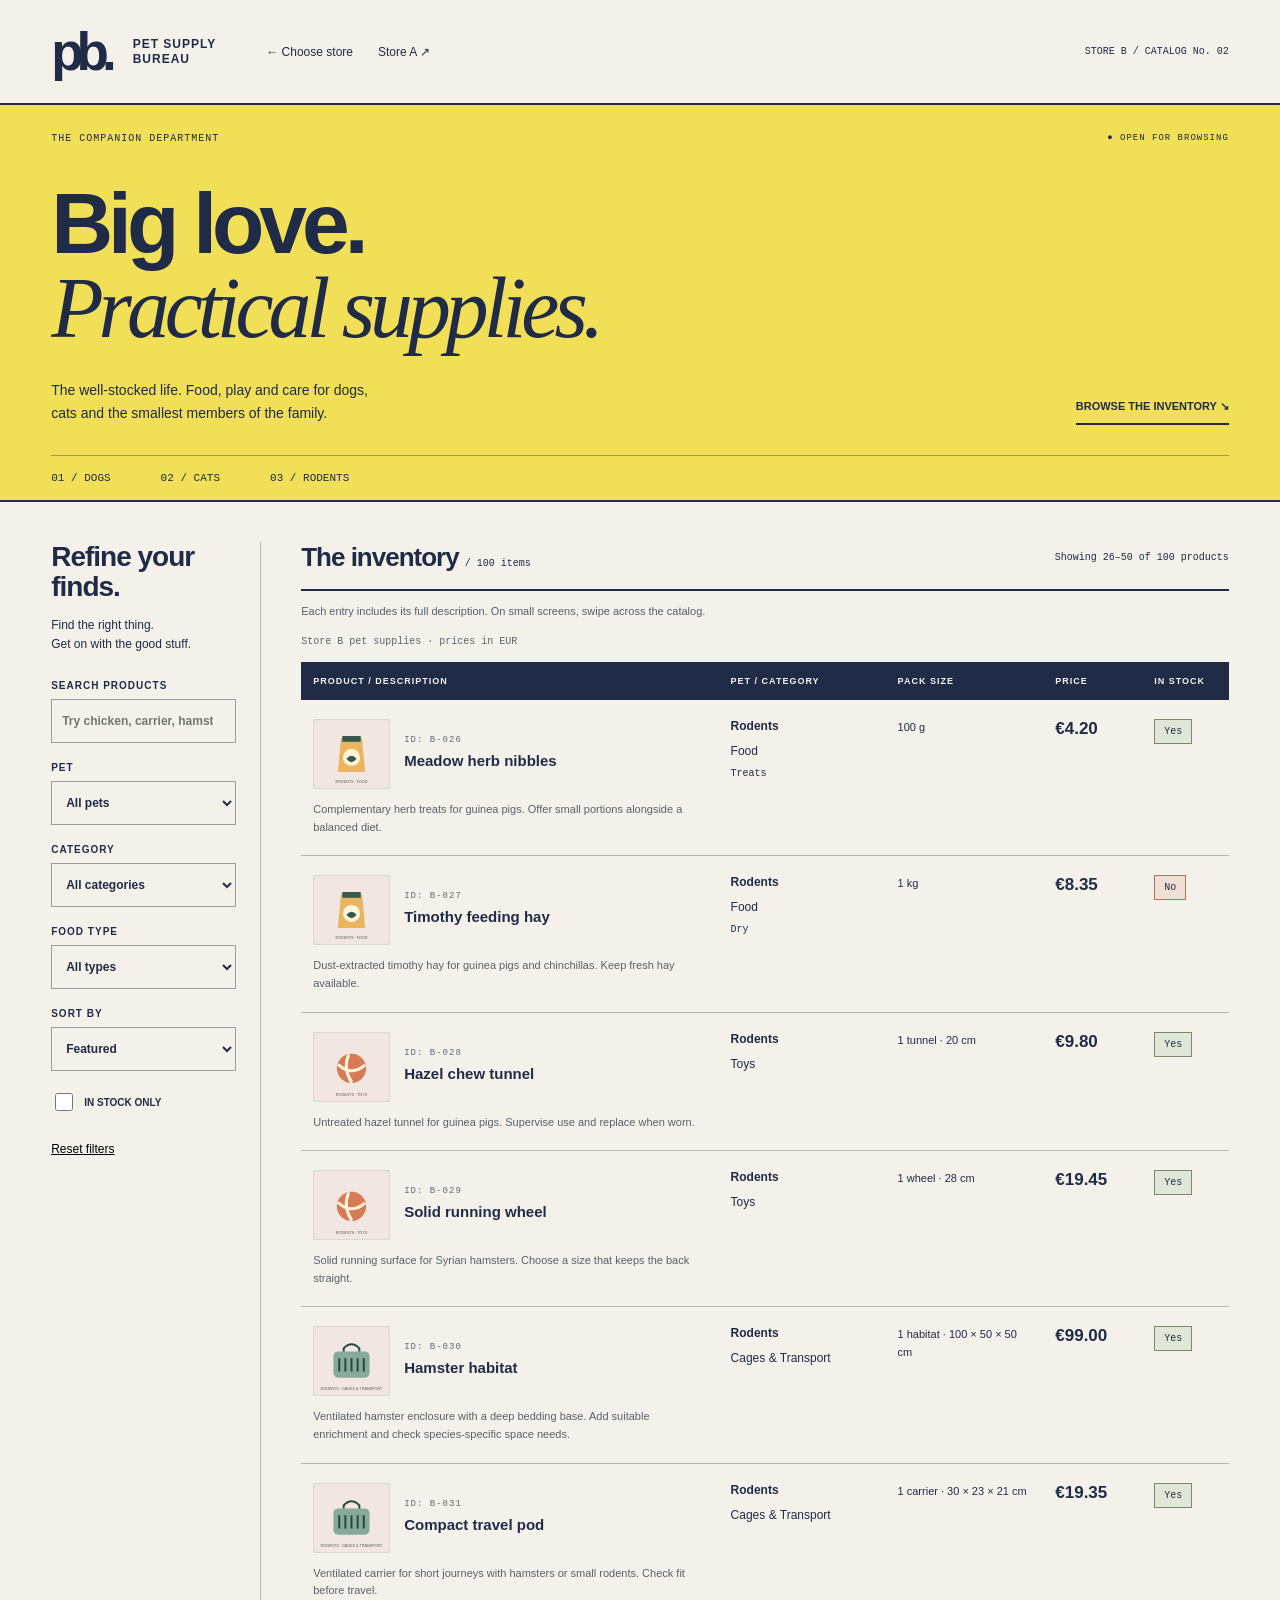
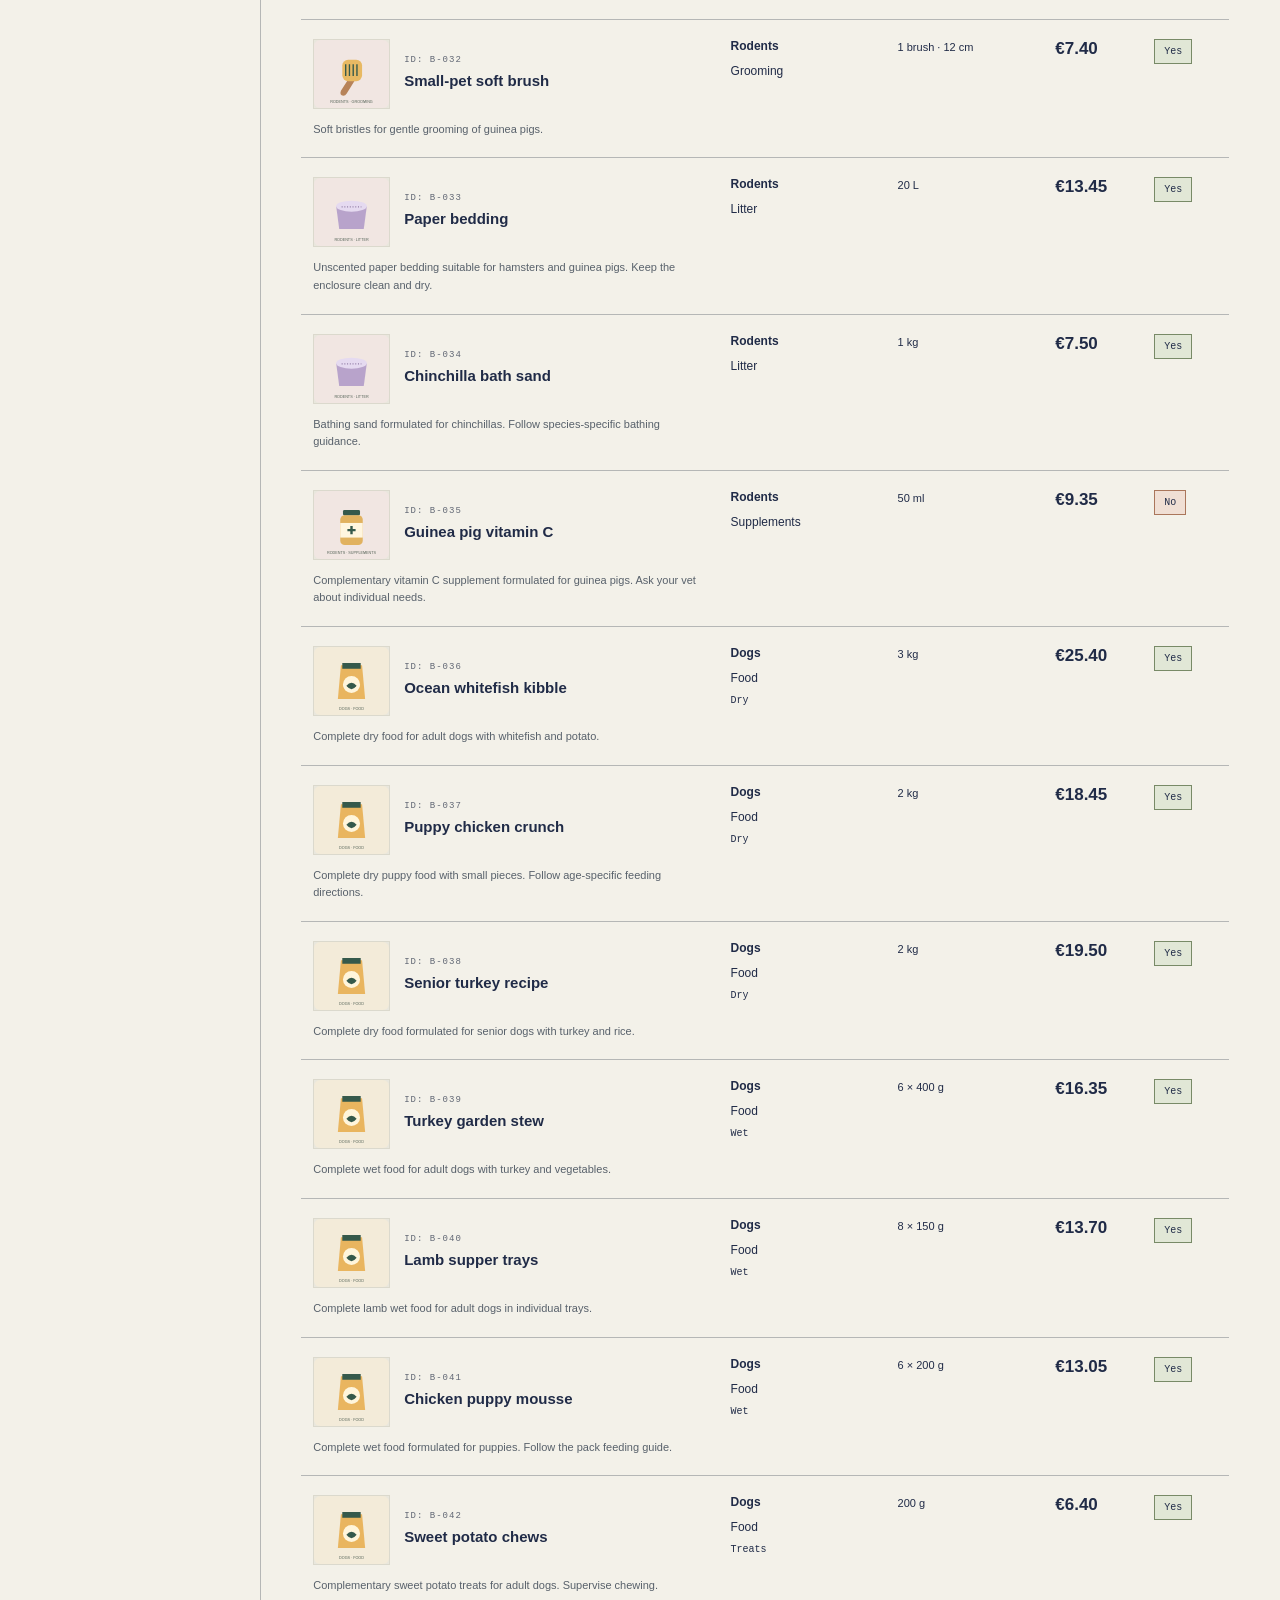
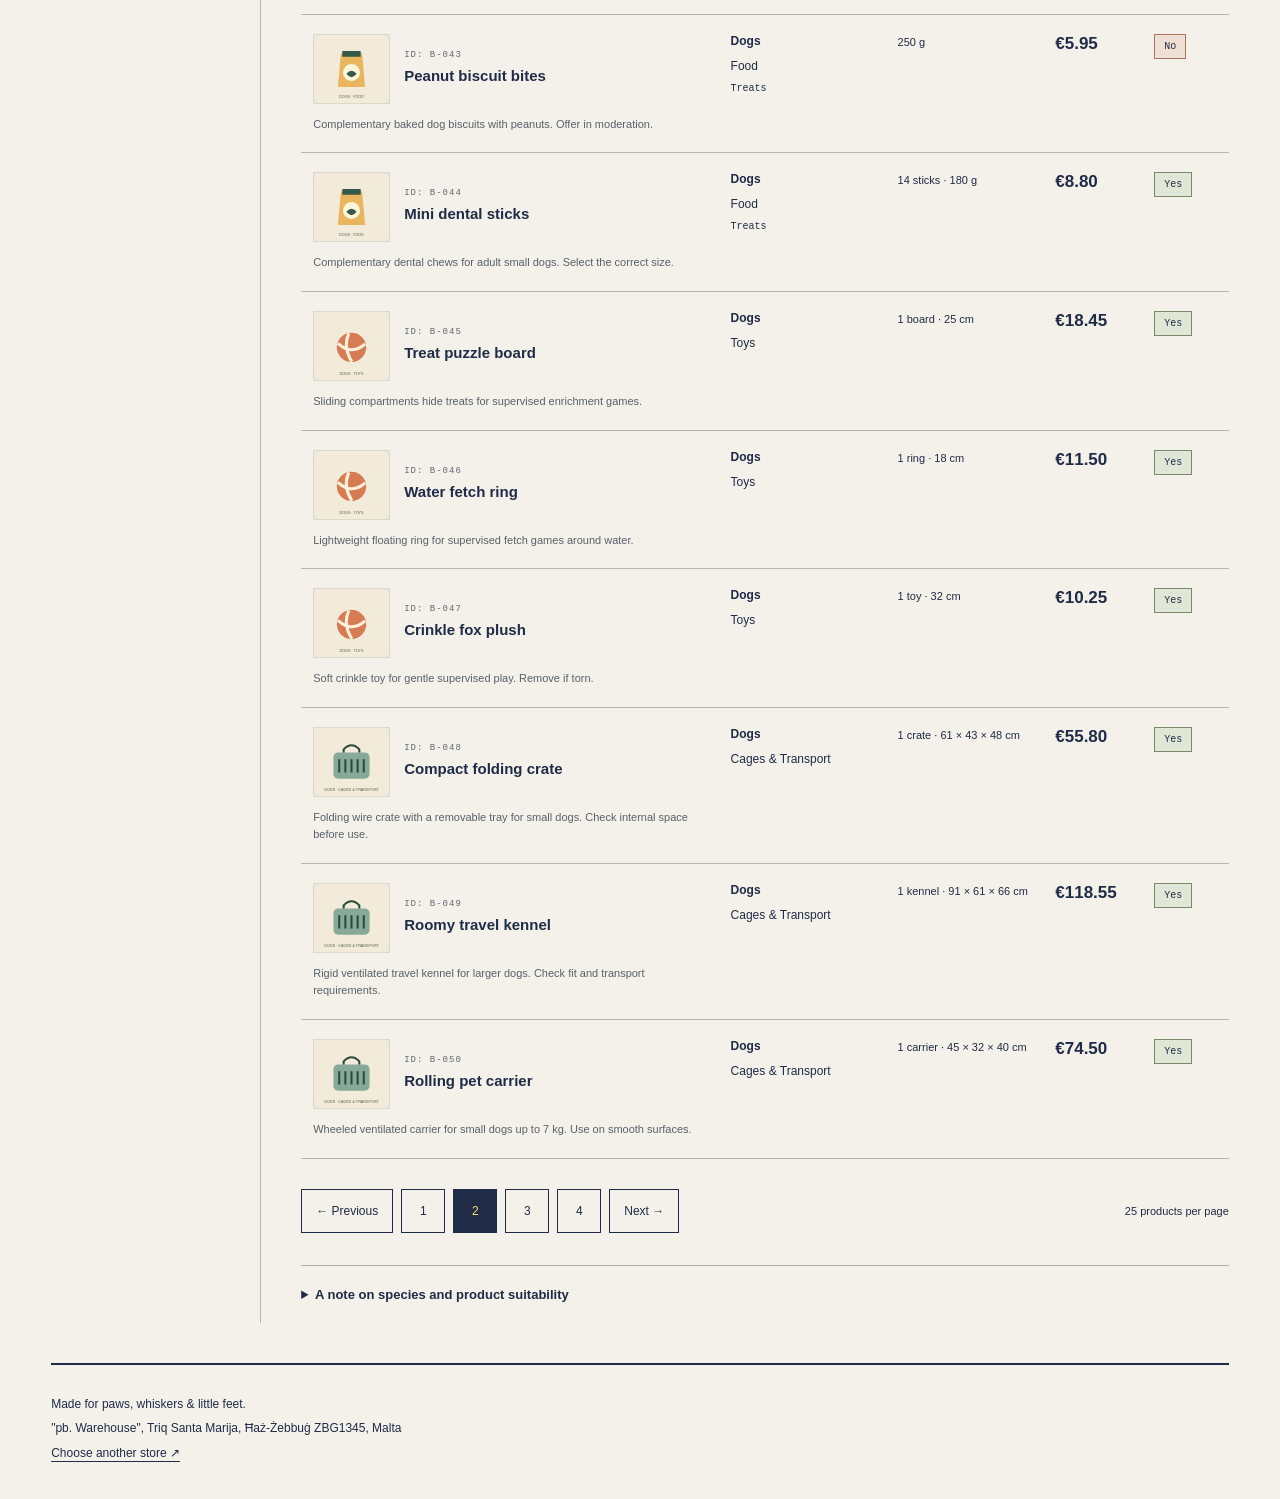
<file: store-b/page-2.html>
<!doctype html>
<html lang="en">

<head>
    <meta charset="utf-8">
    <meta name="viewport" content="width=device-width,initial-scale=1">
    <meta name="description" content="Store B — Pet Supply Bureau. Sample pet supplies for dogs, cats and rodents.">
    <title>Store B — Pet Supply Bureau | The Petshop Pair — Page 2 of 4</title>
    <link rel="icon" href="../assets/dogs-1.svg">
    <link rel="stylesheet" href="../assets/store-b.css">
</head>

<body><a class="skip" href="#inventory">Skip to inventory</a>
    <header class="bureau-header"><a class="brand" href="./index.html"><span class="brand-mark">pb.</span><span>PET
                SUPPLY<br>BUREAU</span></a>
        <nav aria-label="Main"><a href="../index.html">← Choose store</a><a href="../store-a/index.html">Store A ↗</a>
        </nav><span class="store-label">STORE B / CATALOG No. 02</span>
    </header>
    <main>
        <section class="bureau-hero">
            <div class="issue">THE COMPANION DEPARTMENT <span>● OPEN FOR BROWSING</span></div>
            <h1>Big love.<br><em>Practical supplies.</em></h1>
            <div class="hero-foot">
                <p>The well-stocked life. Food, play and care for dogs, cats and the smallest members of the family.</p>
                <a href="#inventory">BROWSE THE INVENTORY ↘</a>
            </div>
            <div class="pet-strip"><span>01 / DOGS</span><span>02 / CATS</span><span>03 / RODENTS</span></div>
        </section>
        <div class="inventory-layout">
            <aside>
                <h2>Refine your<br>finds.</h2>
                <p>Find the right thing.<br>Get on with the good stuff.</p>
                <form class="filters " role="search" aria-label="Filter products"><label>Search products<input
                            id="search" type="search"
                            placeholder="Try chicken, carrier, hamster…"></label><label>Pet<select id="pet">
                            <option value="">All pets</option>
                            <option>Dogs</option>
                            <option>Cats</option>
                            <option>Rodents</option>
                        </select></label><label>Category<select id="category">
                            <option value="">All categories</option>
                            <option>Food</option>
                            <option>Toys</option>
                            <option>Cages &amp; Transport</option>
                            <option>Grooming</option>
                            <option>Litter</option>
                            <option>Supplements</option>
                            <option>Flea &amp; Tick</option>
                        </select></label><label>Food type<select id="food">
                            <option value="">All types</option>
                            <option>Dry</option>
                            <option>Wet</option>
                            <option>Treats</option>
                        </select></label><label>Sort by<select id="sort">
                            <option value="default">Featured</option>
                            <option value="price-low">Price: low to high</option>
                            <option value="price-high">Price: high to low</option>
                            <option value="name">Name: A–Z</option>
                        </select></label><label class="stock-check"><input id="stock" type="checkbox"> In stock
                        only</label><button type="reset" class="reset">Reset filters</button></form>
            </aside>
            <section id="inventory" aria-label="Product inventory">
                <div class="inventory-title">
                    <h2>The inventory<span> / 100 items</span></h2><span id="count" role="status"
                        aria-live="polite">Showing 26–50 of 100 products</span>
                </div>
                <p class="table-hint">Each entry includes its full description. On small screens, swipe across the
                    catalog.</p>
                <p class="empty" hidden>No products match. Try a different search or reset the filters.</p>
                <div class="table-scroll" tabindex="0" role="region" aria-label="Scrollable inventory table">
                    <table>
                        <caption>Store B pet supplies · prices in EUR</caption>
                        <thead>
                            <tr>
                                <th scope="col">Product / description</th>
                                <th scope="col">Pet / category</th>
                                <th scope="col">Pack size</th>
                                <th scope="col">Price</th>
                                <th scope="col">In stock</th>
                            </tr>
                        </thead>
                        <tbody id="products" data-page="2">
                            <tr class="inventory-row" data-id="B-026" data-pet="Rodents" data-category="Food"
                                data-food="Treats" data-price="4.20" data-stock="yes">
                                <td>
                                    <div class="item-ident"><img src="../assets/rodents-0.svg" width="88" height="80"
                                            loading="lazy" alt="Illustrated placeholder for Meadow herb nibbles">
                                        <div><span class="sku">ID: B-026</span>
                                            <h3>Meadow herb nibbles</h3>
                                        </div>
                                    </div>
                                    <p class="description">Complementary herb treats for guinea pigs. Offer small
                                        portions alongside a balanced diet.</p>
                                </td>
                                <td><strong>Rodents</strong><span class="cell-category">Food</span><small>Treats</small>
                                </td>
                                <td class="pack-size">100 g</td>
                                <td><data value="4.20">€4.20</data></td>
                                <td><span class="availability ">Yes</span></td>
                            </tr>
                            <tr class="inventory-row" data-id="B-027" data-pet="Rodents" data-category="Food"
                                data-food="Dry" data-price="8.35" data-stock="no">
                                <td>
                                    <div class="item-ident"><img src="../assets/rodents-0.svg" width="88" height="80"
                                            loading="lazy" alt="Illustrated placeholder for Timothy feeding hay">
                                        <div><span class="sku">ID: B-027</span>
                                            <h3>Timothy feeding hay</h3>
                                        </div>
                                    </div>
                                    <p class="description">Dust-extracted timothy hay for guinea pigs and chinchillas.
                                        Keep fresh hay available.</p>
                                </td>
                                <td><strong>Rodents</strong><span class="cell-category">Food</span><small>Dry</small>
                                </td>
                                <td class="pack-size">1 kg</td>
                                <td><data value="8.35">€8.35</data></td>
                                <td><span class="availability sold">No</span></td>
                            </tr>
                            <tr class="inventory-row" data-id="B-028" data-pet="Rodents" data-category="Toys"
                                data-food="" data-price="9.80" data-stock="yes">
                                <td>
                                    <div class="item-ident"><img src="../assets/rodents-1.svg" width="88" height="80"
                                            loading="lazy" alt="Illustrated placeholder for Hazel chew tunnel">
                                        <div><span class="sku">ID: B-028</span>
                                            <h3>Hazel chew tunnel</h3>
                                        </div>
                                    </div>
                                    <p class="description">Untreated hazel tunnel for guinea pigs. Supervise use and
                                        replace when worn.</p>
                                </td>
                                <td><strong>Rodents</strong><span class="cell-category">Toys</span></td>
                                <td class="pack-size">1 tunnel · 20 cm</td>
                                <td><data value="9.80">€9.80</data></td>
                                <td><span class="availability ">Yes</span></td>
                            </tr>
                            <tr class="inventory-row" data-id="B-029" data-pet="Rodents" data-category="Toys"
                                data-food="" data-price="19.45" data-stock="yes">
                                <td>
                                    <div class="item-ident"><img src="../assets/rodents-1.svg" width="88" height="80"
                                            loading="lazy" alt="Illustrated placeholder for Solid running wheel">
                                        <div><span class="sku">ID: B-029</span>
                                            <h3>Solid running wheel</h3>
                                        </div>
                                    </div>
                                    <p class="description">Solid running surface for Syrian hamsters. Choose a size that
                                        keeps the back straight.</p>
                                </td>
                                <td><strong>Rodents</strong><span class="cell-category">Toys</span></td>
                                <td class="pack-size">1 wheel · 28 cm</td>
                                <td><data value="19.45">€19.45</data></td>
                                <td><span class="availability ">Yes</span></td>
                            </tr>
                            <tr class="inventory-row" data-id="B-030" data-pet="Rodents"
                                data-category="Cages &amp; Transport" data-food="" data-price="99.00" data-stock="yes">
                                <td>
                                    <div class="item-ident"><img src="../assets/rodents-2.svg" width="88" height="80"
                                            loading="lazy" alt="Illustrated placeholder for Hamster habitat">
                                        <div><span class="sku">ID: B-030</span>
                                            <h3>Hamster habitat</h3>
                                        </div>
                                    </div>
                                    <p class="description">Ventilated hamster enclosure with a deep bedding base. Add
                                        suitable enrichment and check species-specific space needs.</p>
                                </td>
                                <td><strong>Rodents</strong><span class="cell-category">Cages &amp; Transport</span>
                                </td>
                                <td class="pack-size">1 habitat · 100 × 50 × 50 cm</td>
                                <td><data value="99.00">€99.00</data></td>
                                <td><span class="availability ">Yes</span></td>
                            </tr>
                            <tr class="inventory-row" data-id="B-031" data-pet="Rodents"
                                data-category="Cages &amp; Transport" data-food="" data-price="19.35" data-stock="yes">
                                <td>
                                    <div class="item-ident"><img src="../assets/rodents-2.svg" width="88" height="80"
                                            loading="lazy" alt="Illustrated placeholder for Compact travel pod">
                                        <div><span class="sku">ID: B-031</span>
                                            <h3>Compact travel pod</h3>
                                        </div>
                                    </div>
                                    <p class="description">Ventilated carrier for short journeys with hamsters or small
                                        rodents. Check fit before travel.</p>
                                </td>
                                <td><strong>Rodents</strong><span class="cell-category">Cages &amp; Transport</span>
                                </td>
                                <td class="pack-size">1 carrier · 30 × 23 × 21 cm</td>
                                <td><data value="19.35">€19.35</data></td>
                                <td><span class="availability ">Yes</span></td>
                            </tr>
                            <tr class="inventory-row" data-id="B-032" data-pet="Rodents" data-category="Grooming"
                                data-food="" data-price="7.40" data-stock="yes">
                                <td>
                                    <div class="item-ident"><img src="../assets/rodents-3.svg" width="88" height="80"
                                            loading="lazy" alt="Illustrated placeholder for Small-pet soft brush">
                                        <div><span class="sku">ID: B-032</span>
                                            <h3>Small-pet soft brush</h3>
                                        </div>
                                    </div>
                                    <p class="description">Soft bristles for gentle grooming of guinea pigs.</p>
                                </td>
                                <td><strong>Rodents</strong><span class="cell-category">Grooming</span></td>
                                <td class="pack-size">1 brush · 12 cm</td>
                                <td><data value="7.40">€7.40</data></td>
                                <td><span class="availability ">Yes</span></td>
                            </tr>
                            <tr class="inventory-row" data-id="B-033" data-pet="Rodents" data-category="Litter"
                                data-food="" data-price="13.45" data-stock="yes">
                                <td>
                                    <div class="item-ident"><img src="../assets/rodents-4.svg" width="88" height="80"
                                            loading="lazy" alt="Illustrated placeholder for Paper bedding">
                                        <div><span class="sku">ID: B-033</span>
                                            <h3>Paper bedding</h3>
                                        </div>
                                    </div>
                                    <p class="description">Unscented paper bedding suitable for hamsters and guinea
                                        pigs. Keep the enclosure clean and dry.</p>
                                </td>
                                <td><strong>Rodents</strong><span class="cell-category">Litter</span></td>
                                <td class="pack-size">20 L</td>
                                <td><data value="13.45">€13.45</data></td>
                                <td><span class="availability ">Yes</span></td>
                            </tr>
                            <tr class="inventory-row" data-id="B-034" data-pet="Rodents" data-category="Litter"
                                data-food="" data-price="7.50" data-stock="yes">
                                <td>
                                    <div class="item-ident"><img src="../assets/rodents-4.svg" width="88" height="80"
                                            loading="lazy" alt="Illustrated placeholder for Chinchilla bath sand">
                                        <div><span class="sku">ID: B-034</span>
                                            <h3>Chinchilla bath sand</h3>
                                        </div>
                                    </div>
                                    <p class="description">Bathing sand formulated for chinchillas. Follow
                                        species-specific bathing guidance.</p>
                                </td>
                                <td><strong>Rodents</strong><span class="cell-category">Litter</span></td>
                                <td class="pack-size">1 kg</td>
                                <td><data value="7.50">€7.50</data></td>
                                <td><span class="availability ">Yes</span></td>
                            </tr>
                            <tr class="inventory-row" data-id="B-035" data-pet="Rodents" data-category="Supplements"
                                data-food="" data-price="9.35" data-stock="no">
                                <td>
                                    <div class="item-ident"><img src="../assets/rodents-5.svg" width="88" height="80"
                                            loading="lazy" alt="Illustrated placeholder for Guinea pig vitamin C">
                                        <div><span class="sku">ID: B-035</span>
                                            <h3>Guinea pig vitamin C</h3>
                                        </div>
                                    </div>
                                    <p class="description">Complementary vitamin C supplement formulated for guinea
                                        pigs. Ask your vet about individual needs.</p>
                                </td>
                                <td><strong>Rodents</strong><span class="cell-category">Supplements</span></td>
                                <td class="pack-size">50 ml</td>
                                <td><data value="9.35">€9.35</data></td>
                                <td><span class="availability sold">No</span></td>
                            </tr>
                            <tr class="inventory-row" data-id="B-036" data-pet="Dogs" data-category="Food"
                                data-food="Dry" data-price="25.40" data-stock="yes">
                                <td>
                                    <div class="item-ident"><img src="../assets/dogs-0.svg" width="88" height="80"
                                            loading="lazy" alt="Illustrated placeholder for Ocean whitefish kibble">
                                        <div><span class="sku">ID: B-036</span>
                                            <h3>Ocean whitefish kibble</h3>
                                        </div>
                                    </div>
                                    <p class="description">Complete dry food for adult dogs with whitefish and potato.
                                    </p>
                                </td>
                                <td><strong>Dogs</strong><span class="cell-category">Food</span><small>Dry</small></td>
                                <td class="pack-size">3 kg</td>
                                <td><data value="25.40">€25.40</data></td>
                                <td><span class="availability ">Yes</span></td>
                            </tr>
                            <tr class="inventory-row" data-id="B-037" data-pet="Dogs" data-category="Food"
                                data-food="Dry" data-price="18.45" data-stock="yes">
                                <td>
                                    <div class="item-ident"><img src="../assets/dogs-0.svg" width="88" height="80"
                                            loading="lazy" alt="Illustrated placeholder for Puppy chicken crunch">
                                        <div><span class="sku">ID: B-037</span>
                                            <h3>Puppy chicken crunch</h3>
                                        </div>
                                    </div>
                                    <p class="description">Complete dry puppy food with small pieces. Follow
                                        age-specific feeding directions.</p>
                                </td>
                                <td><strong>Dogs</strong><span class="cell-category">Food</span><small>Dry</small></td>
                                <td class="pack-size">2 kg</td>
                                <td><data value="18.45">€18.45</data></td>
                                <td><span class="availability ">Yes</span></td>
                            </tr>
                            <tr class="inventory-row" data-id="B-038" data-pet="Dogs" data-category="Food"
                                data-food="Dry" data-price="19.50" data-stock="yes">
                                <td>
                                    <div class="item-ident"><img src="../assets/dogs-0.svg" width="88" height="80"
                                            loading="lazy" alt="Illustrated placeholder for Senior turkey recipe">
                                        <div><span class="sku">ID: B-038</span>
                                            <h3>Senior turkey recipe</h3>
                                        </div>
                                    </div>
                                    <p class="description">Complete dry food formulated for senior dogs with turkey and
                                        rice.</p>
                                </td>
                                <td><strong>Dogs</strong><span class="cell-category">Food</span><small>Dry</small></td>
                                <td class="pack-size">2 kg</td>
                                <td><data value="19.50">€19.50</data></td>
                                <td><span class="availability ">Yes</span></td>
                            </tr>
                            <tr class="inventory-row" data-id="B-039" data-pet="Dogs" data-category="Food"
                                data-food="Wet" data-price="16.35" data-stock="yes">
                                <td>
                                    <div class="item-ident"><img src="../assets/dogs-0.svg" width="88" height="80"
                                            loading="lazy" alt="Illustrated placeholder for Turkey garden stew">
                                        <div><span class="sku">ID: B-039</span>
                                            <h3>Turkey garden stew</h3>
                                        </div>
                                    </div>
                                    <p class="description">Complete wet food for adult dogs with turkey and vegetables.
                                    </p>
                                </td>
                                <td><strong>Dogs</strong><span class="cell-category">Food</span><small>Wet</small></td>
                                <td class="pack-size">6 × 400 g</td>
                                <td><data value="16.35">€16.35</data></td>
                                <td><span class="availability ">Yes</span></td>
                            </tr>
                            <tr class="inventory-row" data-id="B-040" data-pet="Dogs" data-category="Food"
                                data-food="Wet" data-price="13.70" data-stock="yes">
                                <td>
                                    <div class="item-ident"><img src="../assets/dogs-0.svg" width="88" height="80"
                                            loading="lazy" alt="Illustrated placeholder for Lamb supper trays">
                                        <div><span class="sku">ID: B-040</span>
                                            <h3>Lamb supper trays</h3>
                                        </div>
                                    </div>
                                    <p class="description">Complete lamb wet food for adult dogs in individual trays.
                                    </p>
                                </td>
                                <td><strong>Dogs</strong><span class="cell-category">Food</span><small>Wet</small></td>
                                <td class="pack-size">8 × 150 g</td>
                                <td><data value="13.70">€13.70</data></td>
                                <td><span class="availability ">Yes</span></td>
                            </tr>
                            <tr class="inventory-row" data-id="B-041" data-pet="Dogs" data-category="Food"
                                data-food="Wet" data-price="13.05" data-stock="yes">
                                <td>
                                    <div class="item-ident"><img src="../assets/dogs-0.svg" width="88" height="80"
                                            loading="lazy" alt="Illustrated placeholder for Chicken puppy mousse">
                                        <div><span class="sku">ID: B-041</span>
                                            <h3>Chicken puppy mousse</h3>
                                        </div>
                                    </div>
                                    <p class="description">Complete wet food formulated for puppies. Follow the pack
                                        feeding guide.</p>
                                </td>
                                <td><strong>Dogs</strong><span class="cell-category">Food</span><small>Wet</small></td>
                                <td class="pack-size">6 × 200 g</td>
                                <td><data value="13.05">€13.05</data></td>
                                <td><span class="availability ">Yes</span></td>
                            </tr>
                            <tr class="inventory-row" data-id="B-042" data-pet="Dogs" data-category="Food"
                                data-food="Treats" data-price="6.40" data-stock="yes">
                                <td>
                                    <div class="item-ident"><img src="../assets/dogs-0.svg" width="88" height="80"
                                            loading="lazy" alt="Illustrated placeholder for Sweet potato chews">
                                        <div><span class="sku">ID: B-042</span>
                                            <h3>Sweet potato chews</h3>
                                        </div>
                                    </div>
                                    <p class="description">Complementary sweet potato treats for adult dogs. Supervise
                                        chewing.</p>
                                </td>
                                <td><strong>Dogs</strong><span class="cell-category">Food</span><small>Treats</small>
                                </td>
                                <td class="pack-size">200 g</td>
                                <td><data value="6.40">€6.40</data></td>
                                <td><span class="availability ">Yes</span></td>
                            </tr>
                            <tr class="inventory-row" data-id="B-043" data-pet="Dogs" data-category="Food"
                                data-food="Treats" data-price="5.95" data-stock="no">
                                <td>
                                    <div class="item-ident"><img src="../assets/dogs-0.svg" width="88" height="80"
                                            loading="lazy" alt="Illustrated placeholder for Peanut biscuit bites">
                                        <div><span class="sku">ID: B-043</span>
                                            <h3>Peanut biscuit bites</h3>
                                        </div>
                                    </div>
                                    <p class="description">Complementary baked dog biscuits with peanuts. Offer in
                                        moderation.</p>
                                </td>
                                <td><strong>Dogs</strong><span class="cell-category">Food</span><small>Treats</small>
                                </td>
                                <td class="pack-size">250 g</td>
                                <td><data value="5.95">€5.95</data></td>
                                <td><span class="availability sold">No</span></td>
                            </tr>
                            <tr class="inventory-row" data-id="B-044" data-pet="Dogs" data-category="Food"
                                data-food="Treats" data-price="8.80" data-stock="yes">
                                <td>
                                    <div class="item-ident"><img src="../assets/dogs-0.svg" width="88" height="80"
                                            loading="lazy" alt="Illustrated placeholder for Mini dental sticks">
                                        <div><span class="sku">ID: B-044</span>
                                            <h3>Mini dental sticks</h3>
                                        </div>
                                    </div>
                                    <p class="description">Complementary dental chews for adult small dogs. Select the
                                        correct size.</p>
                                </td>
                                <td><strong>Dogs</strong><span class="cell-category">Food</span><small>Treats</small>
                                </td>
                                <td class="pack-size">14 sticks · 180 g</td>
                                <td><data value="8.80">€8.80</data></td>
                                <td><span class="availability ">Yes</span></td>
                            </tr>
                            <tr class="inventory-row" data-id="B-045" data-pet="Dogs" data-category="Toys" data-food=""
                                data-price="18.45" data-stock="yes">
                                <td>
                                    <div class="item-ident"><img src="../assets/dogs-1.svg" width="88" height="80"
                                            loading="lazy" alt="Illustrated placeholder for Treat puzzle board">
                                        <div><span class="sku">ID: B-045</span>
                                            <h3>Treat puzzle board</h3>
                                        </div>
                                    </div>
                                    <p class="description">Sliding compartments hide treats for supervised enrichment
                                        games.</p>
                                </td>
                                <td><strong>Dogs</strong><span class="cell-category">Toys</span></td>
                                <td class="pack-size">1 board · 25 cm</td>
                                <td><data value="18.45">€18.45</data></td>
                                <td><span class="availability ">Yes</span></td>
                            </tr>
                            <tr class="inventory-row" data-id="B-046" data-pet="Dogs" data-category="Toys" data-food=""
                                data-price="11.50" data-stock="yes">
                                <td>
                                    <div class="item-ident"><img src="../assets/dogs-1.svg" width="88" height="80"
                                            loading="lazy" alt="Illustrated placeholder for Water fetch ring">
                                        <div><span class="sku">ID: B-046</span>
                                            <h3>Water fetch ring</h3>
                                        </div>
                                    </div>
                                    <p class="description">Lightweight floating ring for supervised fetch games around
                                        water.</p>
                                </td>
                                <td><strong>Dogs</strong><span class="cell-category">Toys</span></td>
                                <td class="pack-size">1 ring · 18 cm</td>
                                <td><data value="11.50">€11.50</data></td>
                                <td><span class="availability ">Yes</span></td>
                            </tr>
                            <tr class="inventory-row" data-id="B-047" data-pet="Dogs" data-category="Toys" data-food=""
                                data-price="10.25" data-stock="yes">
                                <td>
                                    <div class="item-ident"><img src="../assets/dogs-1.svg" width="88" height="80"
                                            loading="lazy" alt="Illustrated placeholder for Crinkle fox plush">
                                        <div><span class="sku">ID: B-047</span>
                                            <h3>Crinkle fox plush</h3>
                                        </div>
                                    </div>
                                    <p class="description">Soft crinkle toy for gentle supervised play. Remove if torn.
                                    </p>
                                </td>
                                <td><strong>Dogs</strong><span class="cell-category">Toys</span></td>
                                <td class="pack-size">1 toy · 32 cm</td>
                                <td><data value="10.25">€10.25</data></td>
                                <td><span class="availability ">Yes</span></td>
                            </tr>
                            <tr class="inventory-row" data-id="B-048" data-pet="Dogs"
                                data-category="Cages &amp; Transport" data-food="" data-price="55.80" data-stock="yes">
                                <td>
                                    <div class="item-ident"><img src="../assets/dogs-2.svg" width="88" height="80"
                                            loading="lazy" alt="Illustrated placeholder for Compact folding crate">
                                        <div><span class="sku">ID: B-048</span>
                                            <h3>Compact folding crate</h3>
                                        </div>
                                    </div>
                                    <p class="description">Folding wire crate with a removable tray for small dogs.
                                        Check internal space before use.</p>
                                </td>
                                <td><strong>Dogs</strong><span class="cell-category">Cages &amp; Transport</span></td>
                                <td class="pack-size">1 crate · 61 × 43 × 48 cm</td>
                                <td><data value="55.80">€55.80</data></td>
                                <td><span class="availability ">Yes</span></td>
                            </tr>
                            <tr class="inventory-row" data-id="B-049" data-pet="Dogs"
                                data-category="Cages &amp; Transport" data-food="" data-price="118.55" data-stock="yes">
                                <td>
                                    <div class="item-ident"><img src="../assets/dogs-2.svg" width="88" height="80"
                                            loading="lazy" alt="Illustrated placeholder for Roomy travel kennel">
                                        <div><span class="sku">ID: B-049</span>
                                            <h3>Roomy travel kennel</h3>
                                        </div>
                                    </div>
                                    <p class="description">Rigid ventilated travel kennel for larger dogs. Check fit and
                                        transport requirements.</p>
                                </td>
                                <td><strong>Dogs</strong><span class="cell-category">Cages &amp; Transport</span></td>
                                <td class="pack-size">1 kennel · 91 × 61 × 66 cm</td>
                                <td><data value="118.55">€118.55</data></td>
                                <td><span class="availability ">Yes</span></td>
                            </tr>
                            <tr class="inventory-row" data-id="B-050" data-pet="Dogs"
                                data-category="Cages &amp; Transport" data-food="" data-price="74.50" data-stock="yes">
                                <td>
                                    <div class="item-ident"><img src="../assets/dogs-2.svg" width="88" height="80"
                                            loading="lazy" alt="Illustrated placeholder for Rolling pet carrier">
                                        <div><span class="sku">ID: B-050</span>
                                            <h3>Rolling pet carrier</h3>
                                        </div>
                                    </div>
                                    <p class="description">Wheeled ventilated carrier for small dogs up to 7 kg. Use on
                                        smooth surfaces.</p>
                                </td>
                                <td><strong>Dogs</strong><span class="cell-category">Cages &amp; Transport</span></td>
                                <td class="pack-size">1 carrier · 45 × 32 × 40 cm</td>
                                <td><data value="74.50">€74.50</data></td>
                                <td><span class="availability ">Yes</span></td>
                            </tr>
                        </tbody>
                    </table>
                </div>
                <nav class="pagination" aria-label="Catalog pages"><a href="index.html">← Previous</a><a
                        href="index.html">1</a><a href="page-2.html" aria-current="page">2</a><a
                        href="page-3.html">3</a><a href="page-4.html">4</a><a href="page-3.html">Next →</a><span>25
                        products per page</span></nav>
                <details class="care-note">
                    <summary>A note on species and product suitability</summary>
                    <p>Rodent food and care are species-specific: read each description. Wet food and flea/tick products
                        are intentionally omitted for rodents; consult an exotic-pet vet about parasite care. Dogs use
                        training pads in the litter category. All products and prices are fictional samples;
                        illustrations are placeholders. Treatment and supplement listings are examples, not
                        recommendations.</p>
                </details>
            </section>
        </div>
    </main>
    <footer>
        <p>Made for paws, whiskers & little feet.</p>
        <p>"pb. Warehouse", Triq Santa Marija, Ħaż-Żebbuġ ZBG1345, Malta</p>
        <a href="../index.html">Choose another store ↗</a>
    </footer>
    <script src="../assets/catalog.js" defer></script>
    <script id="catalog-rows"
        type="application/json">["\u003ctr class=\"inventory-row\" data-id=\"B-001\" data-pet=\"Dogs\" data-category=\"Food\" data-food=\"Dry\" data-price=\"16.45\" data-stock=\"yes\">\u003ctd>\u003cdiv class=\"item-ident\">\u003cimg src=\"../assets/dogs-0.svg\" width=\"88\" height=\"80\" loading=\"lazy\" alt=\"Illustrated placeholder for Valley turkey kibble\">\u003cdiv>\u003cspan class=\"sku\">ID: B-001\u003c/span>\u003ch3>Valley turkey kibble\u003c/h3>\u003c/div>\u003c/div>\u003cp class=\"description\">Complete dry food for adult dogs, with turkey and rice.\u003c/p>\u003c/td>\u003ctd>\u003cstrong>Dogs\u003c/strong>\u003cspan class=\"cell-category\">Food\u003c/span>\u003csmall>Dry\u003c/small>\u003c/td>\u003ctd class=\"pack-size\">2 kg\u003c/td>\u003ctd>\u003cdata value=\"16.45\">€16.45\u003c/data>\u003c/td>\u003ctd>\u003cspan class=\"availability \">Yes\u003c/span>\u003c/td>\u003c/tr>","\u003ctr class=\"inventory-row\" data-id=\"B-002\" data-pet=\"Dogs\" data-category=\"Food\" data-food=\"Wet\" data-price=\"14.50\" data-stock=\"yes\">\u003ctd>\u003cdiv class=\"item-ident\">\u003cimg src=\"../assets/dogs-0.svg\" width=\"88\" height=\"80\" loading=\"lazy\" alt=\"Illustrated placeholder for Country beef supper\">\u003cdiv>\u003cspan class=\"sku\">ID: B-002\u003c/span>\u003ch3>Country beef supper\u003c/h3>\u003c/div>\u003c/div>\u003cp class=\"description\">Complete wet food for adult dogs, served in individual tins.\u003c/p>\u003c/td>\u003ctd>\u003cstrong>Dogs\u003c/strong>\u003cspan class=\"cell-category\">Food\u003c/span>\u003csmall>Wet\u003c/small>\u003c/td>\u003ctd class=\"pack-size\">6 × 400 g\u003c/td>\u003ctd>\u003cdata value=\"14.50\">€14.50\u003c/data>\u003c/td>\u003ctd>\u003cspan class=\"availability \">Yes\u003c/span>\u003c/td>\u003c/tr>","\u003ctr class=\"inventory-row\" data-id=\"B-003\" data-pet=\"Dogs\" data-category=\"Food\" data-food=\"Treats\" data-price=\"5.25\" data-stock=\"no\">\u003ctd>\u003cdiv class=\"item-ident\">\u003cimg src=\"../assets/dogs-0.svg\" width=\"88\" height=\"80\" loading=\"lazy\" alt=\"Illustrated placeholder for Apple training bites\">\u003cdiv>\u003cspan class=\"sku\">ID: B-003\u003c/span>\u003ch3>Apple training bites\u003c/h3>\u003c/div>\u003c/div>\u003cp class=\"description\">Small complementary treats for adult dogs. Feed in moderation.\u003c/p>\u003c/td>\u003ctd>\u003cstrong>Dogs\u003c/strong>\u003cspan class=\"cell-category\">Food\u003c/span>\u003csmall>Treats\u003c/small>\u003c/td>\u003ctd class=\"pack-size\">150 g\u003c/td>\u003ctd>\u003cdata value=\"5.25\">€5.25\u003c/data>\u003c/td>\u003ctd>\u003cspan class=\"availability sold\">No\u003c/span>\u003c/td>\u003c/tr>","\u003ctr class=\"inventory-row\" data-id=\"B-004\" data-pet=\"Dogs\" data-category=\"Toys\" data-food=\"\" data-price=\"8.40\" data-stock=\"yes\">\u003ctd>\u003cdiv class=\"item-ident\">\u003cimg src=\"../assets/dogs-1.svg\" width=\"88\" height=\"80\" loading=\"lazy\" alt=\"Illustrated placeholder for Knot &amp; pull rope\">\u003cdiv>\u003cspan class=\"sku\">ID: B-004\u003c/span>\u003ch3>Knot &amp; pull rope\u003c/h3>\u003c/div>\u003c/div>\u003cp class=\"description\">Braided cotton rope for supervised tug and fetch games.\u003c/p>\u003c/td>\u003ctd>\u003cstrong>Dogs\u003c/strong>\u003cspan class=\"cell-category\">Toys\u003c/span>\u003c/td>\u003ctd class=\"pack-size\">1 toy · 30 cm\u003c/td>\u003ctd>\u003cdata value=\"8.40\">€8.40\u003c/data>\u003c/td>\u003ctd>\u003cspan class=\"availability \">Yes\u003c/span>\u003c/td>\u003c/tr>","\u003ctr class=\"inventory-row\" data-id=\"B-005\" data-pet=\"Dogs\" data-category=\"Toys\" data-food=\"\" data-price=\"5.75\" data-stock=\"yes\">\u003ctd>\u003cdiv class=\"item-ident\">\u003cimg src=\"../assets/dogs-1.svg\" width=\"88\" height=\"80\" loading=\"lazy\" alt=\"Illustrated placeholder for Bounce rubber ball\">\u003cdiv>\u003cspan class=\"sku\">ID: B-005\u003c/span>\u003ch3>Bounce rubber ball\u003c/h3>\u003c/div>\u003c/div>\u003cp class=\"description\">Textured rubber ball for supervised play. Remove if damaged.\u003c/p>\u003c/td>\u003ctd>\u003cstrong>Dogs\u003c/strong>\u003cspan class=\"cell-category\">Toys\u003c/span>\u003c/td>\u003ctd class=\"pack-size\">1 ball · 7 cm\u003c/td>\u003ctd>\u003cdata value=\"5.75\">€5.75\u003c/data>\u003c/td>\u003ctd>\u003cspan class=\"availability \">Yes\u003c/span>\u003c/td>\u003c/tr>","\u003ctr class=\"inventory-row\" data-id=\"B-006\" data-pet=\"Dogs\" data-category=\"Cages &amp; Transport\" data-food=\"\" data-price=\"69.00\" data-stock=\"yes\">\u003ctd>\u003cdiv class=\"item-ident\">\u003cimg src=\"../assets/dogs-2.svg\" width=\"88\" height=\"80\" loading=\"lazy\" alt=\"Illustrated placeholder for Trail travel crate\">\u003cdiv>\u003cspan class=\"sku\">ID: B-006\u003c/span>\u003ch3>Trail travel crate\u003c/h3>\u003c/div>\u003c/div>\u003cp class=\"description\">Folding ventilated crate with a removable tray. Measure your dog before choosing.\u003c/p>\u003c/td>\u003ctd>\u003cstrong>Dogs\u003c/strong>\u003cspan class=\"cell-category\">Cages &amp; Transport\u003c/span>\u003c/td>\u003ctd class=\"pack-size\">1 crate · 76 × 48 × 53 cm\u003c/td>\u003ctd>\u003cdata value=\"69.00\">€69.00\u003c/data>\u003c/td>\u003ctd>\u003cspan class=\"availability \">Yes\u003c/span>\u003c/td>\u003c/tr>","\u003ctr class=\"inventory-row\" data-id=\"B-007\" data-pet=\"Dogs\" data-category=\"Cages &amp; Transport\" data-food=\"\" data-price=\"40.35\" data-stock=\"yes\">\u003ctd>\u003cdiv class=\"item-ident\">\u003cimg src=\"../assets/dogs-2.svg\" width=\"88\" height=\"80\" loading=\"lazy\" alt=\"Illustrated placeholder for Weekend soft carrier\">\u003cdiv>\u003cspan class=\"sku\">ID: B-007\u003c/span>\u003ch3>Weekend soft carrier\u003c/h3>\u003c/div>\u003c/div>\u003cp class=\"description\">Ventilated soft carrier for small dogs. Maximum recommended load: 8 kg.\u003c/p>\u003c/td>\u003ctd>\u003cstrong>Dogs\u003c/strong>\u003cspan class=\"cell-category\">Cages &amp; Transport\u003c/span>\u003c/td>\u003ctd class=\"pack-size\">1 carrier · 50 × 30 × 30 cm\u003c/td>\u003ctd>\u003cdata value=\"40.35\">€40.35\u003c/data>\u003c/td>\u003ctd>\u003cspan class=\"availability \">Yes\u003c/span>\u003c/td>\u003c/tr>","\u003ctr class=\"inventory-row\" data-id=\"B-008\" data-pet=\"Dogs\" data-category=\"Grooming\" data-food=\"\" data-price=\"10.40\" data-stock=\"yes\">\u003ctd>\u003cdiv class=\"item-ident\">\u003cimg src=\"../assets/dogs-3.svg\" width=\"88\" height=\"80\" loading=\"lazy\" alt=\"Illustrated placeholder for Gentle oat shampoo\">\u003cdiv>\u003cspan class=\"sku\">ID: B-008\u003c/span>\u003ch3>Gentle oat shampoo\u003c/h3>\u003c/div>\u003c/div>\u003cp class=\"description\">Rinse-off coat shampoo for dogs. Avoid eyes and follow the label.\u003c/p>\u003c/td>\u003ctd>\u003cstrong>Dogs\u003c/strong>\u003cspan class=\"cell-category\">Grooming\u003c/span>\u003c/td>\u003ctd class=\"pack-size\">250 ml\u003c/td>\u003ctd>\u003cdata value=\"10.40\">€10.40\u003c/data>\u003c/td>\u003ctd>\u003cspan class=\"availability \">Yes\u003c/span>\u003c/td>\u003c/tr>","\u003ctr class=\"inventory-row\" data-id=\"B-009\" data-pet=\"Dogs\" data-category=\"Grooming\" data-food=\"\" data-price=\"10.45\" data-stock=\"yes\">\u003ctd>\u003cdiv class=\"item-ident\">\u003cimg src=\"../assets/dogs-3.svg\" width=\"88\" height=\"80\" loading=\"lazy\" alt=\"Illustrated placeholder for Everyday slicker brush\">\u003cdiv>\u003cspan class=\"sku\">ID: B-009\u003c/span>\u003ch3>Everyday slicker brush\u003c/h3>\u003c/div>\u003c/div>\u003cp class=\"description\">Rounded-tip brush for routine coat maintenance. Brush gently.\u003c/p>\u003c/td>\u003ctd>\u003cstrong>Dogs\u003c/strong>\u003cspan class=\"cell-category\">Grooming\u003c/span>\u003c/td>\u003ctd class=\"pack-size\">1 brush · medium\u003c/td>\u003ctd>\u003cdata value=\"10.45\">€10.45\u003c/data>\u003c/td>\u003ctd>\u003cspan class=\"availability \">Yes\u003c/span>\u003c/td>\u003c/tr>","\u003ctr class=\"inventory-row\" data-id=\"B-010\" data-pet=\"Dogs\" data-category=\"Litter\" data-food=\"\" data-price=\"12.90\" data-stock=\"yes\">\u003ctd>\u003cdiv class=\"item-ident\">\u003cimg src=\"../assets/dogs-4.svg\" width=\"88\" height=\"80\" loading=\"lazy\" alt=\"Illustrated placeholder for Stay-dry training pads\">\u003cdiv>\u003cspan class=\"sku\">ID: B-010\u003c/span>\u003ch3>Stay-dry training pads\u003c/h3>\u003c/div>\u003c/div>\u003cp class=\"description\">Absorbent disposable pads for indoor toilet training.\u003c/p>\u003c/td>\u003ctd>\u003cstrong>Dogs\u003c/strong>\u003cspan class=\"cell-category\">Litter\u003c/span>\u003c/td>\u003ctd class=\"pack-size\">30 pads · 60 × 60 cm\u003c/td>\u003ctd>\u003cdata value=\"12.90\">€12.90\u003c/data>\u003c/td>\u003ctd>\u003cspan class=\"availability \">Yes\u003c/span>\u003c/td>\u003c/tr>","\u003ctr class=\"inventory-row\" data-id=\"B-011\" data-pet=\"Dogs\" data-category=\"Supplements\" data-food=\"\" data-price=\"18.95\" data-stock=\"no\">\u003ctd>\u003cdiv class=\"item-ident\">\u003cimg src=\"../assets/dogs-5.svg\" width=\"88\" height=\"80\" loading=\"lazy\" alt=\"Illustrated placeholder for Daily coat supplement\">\u003cdiv>\u003cspan class=\"sku\">ID: B-011\u003c/span>\u003ch3>Daily coat supplement\u003c/h3>\u003c/div>\u003c/div>\u003cp class=\"description\">Complementary feed for adult dogs. Check suitability and feeding directions with your vet.\u003c/p>\u003c/td>\u003ctd>\u003cstrong>Dogs\u003c/strong>\u003cspan class=\"cell-category\">Supplements\u003c/span>\u003c/td>\u003ctd class=\"pack-size\">60 chews\u003c/td>\u003ctd>\u003cdata value=\"18.95\">€18.95\u003c/data>\u003c/td>\u003ctd>\u003cspan class=\"availability sold\">No\u003c/span>\u003c/td>\u003c/tr>","\u003ctr class=\"inventory-row\" data-id=\"B-012\" data-pet=\"Dogs\" data-category=\"Flea &amp; Tick\" data-food=\"\" data-price=\"23.80\" data-stock=\"yes\">\u003ctd>\u003cdiv class=\"item-ident\">\u003cimg src=\"../assets/dogs-6.svg\" width=\"88\" height=\"80\" loading=\"lazy\" alt=\"Illustrated placeholder for Dog parasite protection collar\">\u003cdiv>\u003cspan class=\"sku\">ID: B-012\u003c/span>\u003ch3>Dog parasite protection collar\u003c/h3>\u003c/div>\u003c/div>\u003cp class=\"description\">Illustrative dog-only flea and tick collar listing. Confirm licensed product, size and suitability with your vet before use.\u003c/p>\u003c/td>\u003ctd>\u003cstrong>Dogs\u003c/strong>\u003cspan class=\"cell-category\">Flea &amp; Tick\u003c/span>\u003c/td>\u003ctd class=\"pack-size\">1 collar · up to 65 cm\u003c/td>\u003ctd>\u003cdata value=\"23.80\">€23.80\u003c/data>\u003c/td>\u003ctd>\u003cspan class=\"availability \">Yes\u003c/span>\u003c/td>\u003c/tr>","\u003ctr class=\"inventory-row\" data-id=\"B-013\" data-pet=\"Cats\" data-category=\"Food\" data-food=\"Dry\" data-price=\"15.45\" data-stock=\"yes\">\u003ctd>\u003cdiv class=\"item-ident\">\u003cimg src=\"../assets/cats-0.svg\" width=\"88\" height=\"80\" loading=\"lazy\" alt=\"Illustrated placeholder for Whitefish indoor crunch\">\u003cdiv>\u003cspan class=\"sku\">ID: B-013\u003c/span>\u003ch3>Whitefish indoor crunch\u003c/h3>\u003c/div>\u003c/div>\u003cp class=\"description\">Complete dry food formulated for adult indoor cats.\u003c/p>\u003c/td>\u003ctd>\u003cstrong>Cats\u003c/strong>\u003cspan class=\"cell-category\">Food\u003c/span>\u003csmall>Dry\u003c/small>\u003c/td>\u003ctd class=\"pack-size\">1.5 kg\u003c/td>\u003ctd>\u003cdata value=\"15.45\">€15.45\u003c/data>\u003c/td>\u003ctd>\u003cspan class=\"availability \">Yes\u003c/span>\u003c/td>\u003c/tr>","\u003ctr class=\"inventory-row\" data-id=\"B-014\" data-pet=\"Cats\" data-category=\"Food\" data-food=\"Wet\" data-price=\"13.20\" data-stock=\"yes\">\u003ctd>\u003cdiv class=\"item-ident\">\u003cimg src=\"../assets/cats-0.svg\" width=\"88\" height=\"80\" loading=\"lazy\" alt=\"Illustrated placeholder for Chicken in broth\">\u003cdiv>\u003cspan class=\"sku\">ID: B-014\u003c/span>\u003ch3>Chicken in broth\u003c/h3>\u003c/div>\u003c/div>\u003cp class=\"description\">Complete wet food for adult cats in convenient single-serve pouches.\u003c/p>\u003c/td>\u003ctd>\u003cstrong>Cats\u003c/strong>\u003cspan class=\"cell-category\">Food\u003c/span>\u003csmall>Wet\u003c/small>\u003c/td>\u003ctd class=\"pack-size\">12 × 85 g\u003c/td>\u003ctd>\u003cdata value=\"13.20\">€13.20\u003c/data>\u003c/td>\u003ctd>\u003cspan class=\"availability \">Yes\u003c/span>\u003c/td>\u003c/tr>","\u003ctr class=\"inventory-row\" data-id=\"B-015\" data-pet=\"Cats\" data-category=\"Food\" data-food=\"Treats\" data-price=\"3.65\" data-stock=\"yes\">\u003ctd>\u003cdiv class=\"item-ident\">\u003cimg src=\"../assets/cats-0.svg\" width=\"88\" height=\"80\" loading=\"lazy\" alt=\"Illustrated placeholder for Crunchy salmon rewards\">\u003cdiv>\u003cspan class=\"sku\">ID: B-015\u003c/span>\u003ch3>Crunchy salmon rewards\u003c/h3>\u003c/div>\u003c/div>\u003cp class=\"description\">Complementary crunchy treats for adult cats. Feed in moderation.\u003c/p>\u003c/td>\u003ctd>\u003cstrong>Cats\u003c/strong>\u003cspan class=\"cell-category\">Food\u003c/span>\u003csmall>Treats\u003c/small>\u003c/td>\u003ctd class=\"pack-size\">60 g\u003c/td>\u003ctd>\u003cdata value=\"3.65\">€3.65\u003c/data>\u003c/td>\u003ctd>\u003cspan class=\"availability \">Yes\u003c/span>\u003c/td>\u003c/tr>","\u003ctr class=\"inventory-row\" data-id=\"B-016\" data-pet=\"Cats\" data-category=\"Toys\" data-food=\"\" data-price=\"6.80\" data-stock=\"yes\">\u003ctd>\u003cdiv class=\"item-ident\">\u003cimg src=\"../assets/cats-1.svg\" width=\"88\" height=\"80\" loading=\"lazy\" alt=\"Illustrated placeholder for Ribbon teaser wand\">\u003cdiv>\u003cspan class=\"sku\">ID: B-016\u003c/span>\u003ch3>Ribbon teaser wand\u003c/h3>\u003c/div>\u003c/div>\u003cp class=\"description\">Interactive wand for supervised play. Store out of reach after use.\u003c/p>\u003c/td>\u003ctd>\u003cstrong>Cats\u003c/strong>\u003cspan class=\"cell-category\">Toys\u003c/span>\u003c/td>\u003ctd class=\"pack-size\">1 wand · 45 cm\u003c/td>\u003ctd>\u003cdata value=\"6.80\">€6.80\u003c/data>\u003c/td>\u003ctd>\u003cspan class=\"availability \">Yes\u003c/span>\u003c/td>\u003c/tr>","\u003ctr class=\"inventory-row\" data-id=\"B-017\" data-pet=\"Cats\" data-category=\"Toys\" data-food=\"\" data-price=\"24.45\" data-stock=\"yes\">\u003ctd>\u003cdiv class=\"item-ident\">\u003cimg src=\"../assets/cats-1.svg\" width=\"88\" height=\"80\" loading=\"lazy\" alt=\"Illustrated placeholder for Sisal scratch post\">\u003cdiv>\u003cspan class=\"sku\">ID: B-017\u003c/span>\u003ch3>Sisal scratch post\u003c/h3>\u003c/div>\u003c/div>\u003cp class=\"description\">A sisal-wrapped scratching post with a stable square base.\u003c/p>\u003c/td>\u003ctd>\u003cstrong>Cats\u003c/strong>\u003cspan class=\"cell-category\">Toys\u003c/span>\u003c/td>\u003ctd class=\"pack-size\">1 post · 60 cm\u003c/td>\u003ctd>\u003cdata value=\"24.45\">€24.45\u003c/data>\u003c/td>\u003ctd>\u003cspan class=\"availability \">Yes\u003c/span>\u003c/td>\u003c/tr>","\u003ctr class=\"inventory-row\" data-id=\"B-018\" data-pet=\"Cats\" data-category=\"Cages &amp; Transport\" data-food=\"\" data-price=\"29.90\" data-stock=\"yes\">\u003ctd>\u003cdiv class=\"item-ident\">\u003cimg src=\"../assets/cats-2.svg\" width=\"88\" height=\"80\" loading=\"lazy\" alt=\"Illustrated placeholder for Easy-door cat carrier\">\u003cdiv>\u003cspan class=\"sku\">ID: B-018\u003c/span>\u003ch3>Easy-door cat carrier\u003c/h3>\u003c/div>\u003c/div>\u003cp class=\"description\">Rigid ventilated carrier with an easy-access door for short journeys.\u003c/p>\u003c/td>\u003ctd>\u003cstrong>Cats\u003c/strong>\u003cspan class=\"cell-category\">Cages &amp; Transport\u003c/span>\u003c/td>\u003ctd class=\"pack-size\">1 carrier · 48 × 32 × 31 cm\u003c/td>\u003ctd>\u003cdata value=\"29.90\">€29.90\u003c/data>\u003c/td>\u003ctd>\u003cspan class=\"availability \">Yes\u003c/span>\u003c/td>\u003c/tr>","\u003ctr class=\"inventory-row\" data-id=\"B-019\" data-pet=\"Cats\" data-category=\"Grooming\" data-food=\"\" data-price=\"8.95\" data-stock=\"no\">\u003ctd>\u003cdiv class=\"item-ident\">\u003cimg src=\"../assets/cats-3.svg\" width=\"88\" height=\"80\" loading=\"lazy\" alt=\"Illustrated placeholder for Gentle detangling comb\">\u003cdiv>\u003cspan class=\"sku\">ID: B-019\u003c/span>\u003ch3>Gentle detangling comb\u003c/h3>\u003c/div>\u003c/div>\u003cp class=\"description\">Fine and wide teeth for gentle grooming of adult cats.\u003c/p>\u003c/td>\u003ctd>\u003cstrong>Cats\u003c/strong>\u003cspan class=\"cell-category\">Grooming\u003c/span>\u003c/td>\u003ctd class=\"pack-size\">1 comb · 18 cm\u003c/td>\u003ctd>\u003cdata value=\"8.95\">€8.95\u003c/data>\u003c/td>\u003ctd>\u003cspan class=\"availability sold\">No\u003c/span>\u003c/td>\u003c/tr>","\u003ctr class=\"inventory-row\" data-id=\"B-020\" data-pet=\"Cats\" data-category=\"Litter\" data-food=\"\" data-price=\"13.40\" data-stock=\"yes\">\u003ctd>\u003cdiv class=\"item-ident\">\u003cimg src=\"../assets/cats-4.svg\" width=\"88\" height=\"80\" loading=\"lazy\" alt=\"Illustrated placeholder for Low-dust clumping litter\">\u003cdiv>\u003cspan class=\"sku\">ID: B-020\u003c/span>\u003ch3>Low-dust clumping litter\u003c/h3>\u003c/div>\u003c/div>\u003cp class=\"description\">Unscented mineral litter for adult cats. Scoop regularly and dispose with household waste.\u003c/p>\u003c/td>\u003ctd>\u003cstrong>Cats\u003c/strong>\u003cspan class=\"cell-category\">Litter\u003c/span>\u003c/td>\u003ctd class=\"pack-size\">10 L\u003c/td>\u003ctd>\u003cdata value=\"13.40\">€13.40\u003c/data>\u003c/td>\u003ctd>\u003cspan class=\"availability \">Yes\u003c/span>\u003c/td>\u003c/tr>","\u003ctr class=\"inventory-row\" data-id=\"B-021\" data-pet=\"Cats\" data-category=\"Litter\" data-food=\"\" data-price=\"17.45\" data-stock=\"yes\">\u003ctd>\u003cdiv class=\"item-ident\">\u003cimg src=\"../assets/cats-4.svg\" width=\"88\" height=\"80\" loading=\"lazy\" alt=\"Illustrated placeholder for High-side litter tray\">\u003cdiv>\u003cspan class=\"sku\">ID: B-021\u003c/span>\u003ch3>High-side litter tray\u003c/h3>\u003c/div>\u003c/div>\u003cp class=\"description\">Open litter tray with raised sides and a removable rim.\u003c/p>\u003c/td>\u003ctd>\u003cstrong>Cats\u003c/strong>\u003cspan class=\"cell-category\">Litter\u003c/span>\u003c/td>\u003ctd class=\"pack-size\">1 tray · 50 × 38 cm\u003c/td>\u003ctd>\u003cdata value=\"17.45\">€17.45\u003c/data>\u003c/td>\u003ctd>\u003cspan class=\"availability \">Yes\u003c/span>\u003c/td>\u003c/tr>","\u003ctr class=\"inventory-row\" data-id=\"B-022\" data-pet=\"Cats\" data-category=\"Supplements\" data-food=\"\" data-price=\"11.90\" data-stock=\"yes\">\u003ctd>\u003cdiv class=\"item-ident\">\u003cimg src=\"../assets/cats-5.svg\" width=\"88\" height=\"80\" loading=\"lazy\" alt=\"Illustrated placeholder for Digestive support paste\">\u003cdiv>\u003cspan class=\"sku\">ID: B-022\u003c/span>\u003ch3>Digestive support paste\u003c/h3>\u003c/div>\u003c/div>\u003cp class=\"description\">Complementary feed for adult cats. Follow pack directions and seek advice if symptoms persist.\u003c/p>\u003c/td>\u003ctd>\u003cstrong>Cats\u003c/strong>\u003cspan class=\"cell-category\">Supplements\u003c/span>\u003c/td>\u003ctd class=\"pack-size\">100 g\u003c/td>\u003ctd>\u003cdata value=\"11.90\">€11.90\u003c/data>\u003c/td>\u003ctd>\u003cspan class=\"availability \">Yes\u003c/span>\u003c/td>\u003c/tr>","\u003ctr class=\"inventory-row\" data-id=\"B-023\" data-pet=\"Cats\" data-category=\"Flea &amp; Tick\" data-food=\"\" data-price=\"21.95\" data-stock=\"yes\">\u003ctd>\u003cdiv class=\"item-ident\">\u003cimg src=\"../assets/cats-6.svg\" width=\"88\" height=\"80\" loading=\"lazy\" alt=\"Illustrated placeholder for Cat parasite spot-on\">\u003cdiv>\u003cspan class=\"sku\">ID: B-023\u003c/span>\u003ch3>Cat parasite spot-on\u003c/h3>\u003c/div>\u003c/div>\u003cp class=\"description\">Illustrative cat-only flea and tick treatment listing. Confirm licensed product, weight range and suitability with your vet before use.\u003c/p>\u003c/td>\u003ctd>\u003cstrong>Cats\u003c/strong>\u003cspan class=\"cell-category\">Flea &amp; Tick\u003c/span>\u003c/td>\u003ctd class=\"pack-size\">3 pipettes\u003c/td>\u003ctd>\u003cdata value=\"21.95\">€21.95\u003c/data>\u003c/td>\u003ctd>\u003cspan class=\"availability \">Yes\u003c/span>\u003c/td>\u003c/tr>","\u003ctr class=\"inventory-row\" data-id=\"B-024\" data-pet=\"Rodents\" data-category=\"Food\" data-food=\"Dry\" data-price=\"7.80\" data-stock=\"yes\">\u003ctd>\u003cdiv class=\"item-ident\">\u003cimg src=\"../assets/rodents-0.svg\" width=\"88\" height=\"80\" loading=\"lazy\" alt=\"Illustrated placeholder for Hamster balanced pellets\">\u003cdiv>\u003cspan class=\"sku\">ID: B-024\u003c/span>\u003ch3>Hamster balanced pellets\u003c/h3>\u003c/div>\u003c/div>\u003cp class=\"description\">Complete dry feed formulated for adult hamsters. Not suitable as a universal rodent diet.\u003c/p>\u003c/td>\u003ctd>\u003cstrong>Rodents\u003c/strong>\u003cspan class=\"cell-category\">Food\u003c/span>\u003csmall>Dry\u003c/small>\u003c/td>\u003ctd class=\"pack-size\">700 g\u003c/td>\u003ctd>\u003cdata value=\"7.80\">€7.80\u003c/data>\u003c/td>\u003ctd>\u003cspan class=\"availability \">Yes\u003c/span>\u003c/td>\u003c/tr>","\u003ctr class=\"inventory-row\" data-id=\"B-025\" data-pet=\"Rodents\" data-category=\"Food\" data-food=\"Dry\" data-price=\"10.05\" data-stock=\"yes\">\u003ctd>\u003cdiv class=\"item-ident\">\u003cimg src=\"../assets/rodents-0.svg\" width=\"88\" height=\"80\" loading=\"lazy\" alt=\"Illustrated placeholder for Guinea pig orchard nuggets\">\u003cdiv>\u003cspan class=\"sku\">ID: B-025\u003c/span>\u003ch3>Guinea pig orchard nuggets\u003c/h3>\u003c/div>\u003c/div>\u003cp class=\"description\">Complete guinea pig nuggets with added vitamin C. Offer alongside unlimited suitable hay.\u003c/p>\u003c/td>\u003ctd>\u003cstrong>Rodents\u003c/strong>\u003cspan class=\"cell-category\">Food\u003c/span>\u003csmall>Dry\u003c/small>\u003c/td>\u003ctd class=\"pack-size\">1.5 kg\u003c/td>\u003ctd>\u003cdata value=\"10.05\">€10.05\u003c/data>\u003c/td>\u003ctd>\u003cspan class=\"availability \">Yes\u003c/span>\u003c/td>\u003c/tr>","\u003ctr class=\"inventory-row\" data-id=\"B-026\" data-pet=\"Rodents\" data-category=\"Food\" data-food=\"Treats\" data-price=\"4.20\" data-stock=\"yes\">\u003ctd>\u003cdiv class=\"item-ident\">\u003cimg src=\"../assets/rodents-0.svg\" width=\"88\" height=\"80\" loading=\"lazy\" alt=\"Illustrated placeholder for Meadow herb nibbles\">\u003cdiv>\u003cspan class=\"sku\">ID: B-026\u003c/span>\u003ch3>Meadow herb nibbles\u003c/h3>\u003c/div>\u003c/div>\u003cp class=\"description\">Complementary herb treats for guinea pigs. Offer small portions alongside a balanced diet.\u003c/p>\u003c/td>\u003ctd>\u003cstrong>Rodents\u003c/strong>\u003cspan class=\"cell-category\">Food\u003c/span>\u003csmall>Treats\u003c/small>\u003c/td>\u003ctd class=\"pack-size\">100 g\u003c/td>\u003ctd>\u003cdata value=\"4.20\">€4.20\u003c/data>\u003c/td>\u003ctd>\u003cspan class=\"availability \">Yes\u003c/span>\u003c/td>\u003c/tr>","\u003ctr class=\"inventory-row\" data-id=\"B-027\" data-pet=\"Rodents\" data-category=\"Food\" data-food=\"Dry\" data-price=\"8.35\" data-stock=\"no\">\u003ctd>\u003cdiv class=\"item-ident\">\u003cimg src=\"../assets/rodents-0.svg\" width=\"88\" height=\"80\" loading=\"lazy\" alt=\"Illustrated placeholder for Timothy feeding hay\">\u003cdiv>\u003cspan class=\"sku\">ID: B-027\u003c/span>\u003ch3>Timothy feeding hay\u003c/h3>\u003c/div>\u003c/div>\u003cp class=\"description\">Dust-extracted timothy hay for guinea pigs and chinchillas. Keep fresh hay available.\u003c/p>\u003c/td>\u003ctd>\u003cstrong>Rodents\u003c/strong>\u003cspan class=\"cell-category\">Food\u003c/span>\u003csmall>Dry\u003c/small>\u003c/td>\u003ctd class=\"pack-size\">1 kg\u003c/td>\u003ctd>\u003cdata value=\"8.35\">€8.35\u003c/data>\u003c/td>\u003ctd>\u003cspan class=\"availability sold\">No\u003c/span>\u003c/td>\u003c/tr>","\u003ctr class=\"inventory-row\" data-id=\"B-028\" data-pet=\"Rodents\" data-category=\"Toys\" data-food=\"\" data-price=\"9.80\" data-stock=\"yes\">\u003ctd>\u003cdiv class=\"item-ident\">\u003cimg src=\"../assets/rodents-1.svg\" width=\"88\" height=\"80\" loading=\"lazy\" alt=\"Illustrated placeholder for Hazel chew tunnel\">\u003cdiv>\u003cspan class=\"sku\">ID: B-028\u003c/span>\u003ch3>Hazel chew tunnel\u003c/h3>\u003c/div>\u003c/div>\u003cp class=\"description\">Untreated hazel tunnel for guinea pigs. Supervise use and replace when worn.\u003c/p>\u003c/td>\u003ctd>\u003cstrong>Rodents\u003c/strong>\u003cspan class=\"cell-category\">Toys\u003c/span>\u003c/td>\u003ctd class=\"pack-size\">1 tunnel · 20 cm\u003c/td>\u003ctd>\u003cdata value=\"9.80\">€9.80\u003c/data>\u003c/td>\u003ctd>\u003cspan class=\"availability \">Yes\u003c/span>\u003c/td>\u003c/tr>","\u003ctr class=\"inventory-row\" data-id=\"B-029\" data-pet=\"Rodents\" data-category=\"Toys\" data-food=\"\" data-price=\"19.45\" data-stock=\"yes\">\u003ctd>\u003cdiv class=\"item-ident\">\u003cimg src=\"../assets/rodents-1.svg\" width=\"88\" height=\"80\" loading=\"lazy\" alt=\"Illustrated placeholder for Solid running wheel\">\u003cdiv>\u003cspan class=\"sku\">ID: B-029\u003c/span>\u003ch3>Solid running wheel\u003c/h3>\u003c/div>\u003c/div>\u003cp class=\"description\">Solid running surface for Syrian hamsters. Choose a size that keeps the back straight.\u003c/p>\u003c/td>\u003ctd>\u003cstrong>Rodents\u003c/strong>\u003cspan class=\"cell-category\">Toys\u003c/span>\u003c/td>\u003ctd class=\"pack-size\">1 wheel · 28 cm\u003c/td>\u003ctd>\u003cdata value=\"19.45\">€19.45\u003c/data>\u003c/td>\u003ctd>\u003cspan class=\"availability \">Yes\u003c/span>\u003c/td>\u003c/tr>","\u003ctr class=\"inventory-row\" data-id=\"B-030\" data-pet=\"Rodents\" data-category=\"Cages &amp; Transport\" data-food=\"\" data-price=\"99.00\" data-stock=\"yes\">\u003ctd>\u003cdiv class=\"item-ident\">\u003cimg src=\"../assets/rodents-2.svg\" width=\"88\" height=\"80\" loading=\"lazy\" alt=\"Illustrated placeholder for Hamster habitat\">\u003cdiv>\u003cspan class=\"sku\">ID: B-030\u003c/span>\u003ch3>Hamster habitat\u003c/h3>\u003c/div>\u003c/div>\u003cp class=\"description\">Ventilated hamster enclosure with a deep bedding base. Add suitable enrichment and check species-specific space needs.\u003c/p>\u003c/td>\u003ctd>\u003cstrong>Rodents\u003c/strong>\u003cspan class=\"cell-category\">Cages &amp; Transport\u003c/span>\u003c/td>\u003ctd class=\"pack-size\">1 habitat · 100 × 50 × 50 cm\u003c/td>\u003ctd>\u003cdata value=\"99.00\">€99.00\u003c/data>\u003c/td>\u003ctd>\u003cspan class=\"availability \">Yes\u003c/span>\u003c/td>\u003c/tr>","\u003ctr class=\"inventory-row\" data-id=\"B-031\" data-pet=\"Rodents\" data-category=\"Cages &amp; Transport\" data-food=\"\" data-price=\"19.35\" data-stock=\"yes\">\u003ctd>\u003cdiv class=\"item-ident\">\u003cimg src=\"../assets/rodents-2.svg\" width=\"88\" height=\"80\" loading=\"lazy\" alt=\"Illustrated placeholder for Compact travel pod\">\u003cdiv>\u003cspan class=\"sku\">ID: B-031\u003c/span>\u003ch3>Compact travel pod\u003c/h3>\u003c/div>\u003c/div>\u003cp class=\"description\">Ventilated carrier for short journeys with hamsters or small rodents. Check fit before travel.\u003c/p>\u003c/td>\u003ctd>\u003cstrong>Rodents\u003c/strong>\u003cspan class=\"cell-category\">Cages &amp; Transport\u003c/span>\u003c/td>\u003ctd class=\"pack-size\">1 carrier · 30 × 23 × 21 cm\u003c/td>\u003ctd>\u003cdata value=\"19.35\">€19.35\u003c/data>\u003c/td>\u003ctd>\u003cspan class=\"availability \">Yes\u003c/span>\u003c/td>\u003c/tr>","\u003ctr class=\"inventory-row\" data-id=\"B-032\" data-pet=\"Rodents\" data-category=\"Grooming\" data-food=\"\" data-price=\"7.40\" data-stock=\"yes\">\u003ctd>\u003cdiv class=\"item-ident\">\u003cimg src=\"../assets/rodents-3.svg\" width=\"88\" height=\"80\" loading=\"lazy\" alt=\"Illustrated placeholder for Small-pet soft brush\">\u003cdiv>\u003cspan class=\"sku\">ID: B-032\u003c/span>\u003ch3>Small-pet soft brush\u003c/h3>\u003c/div>\u003c/div>\u003cp class=\"description\">Soft bristles for gentle grooming of guinea pigs.\u003c/p>\u003c/td>\u003ctd>\u003cstrong>Rodents\u003c/strong>\u003cspan class=\"cell-category\">Grooming\u003c/span>\u003c/td>\u003ctd class=\"pack-size\">1 brush · 12 cm\u003c/td>\u003ctd>\u003cdata value=\"7.40\">€7.40\u003c/data>\u003c/td>\u003ctd>\u003cspan class=\"availability \">Yes\u003c/span>\u003c/td>\u003c/tr>","\u003ctr class=\"inventory-row\" data-id=\"B-033\" data-pet=\"Rodents\" data-category=\"Litter\" data-food=\"\" data-price=\"13.45\" data-stock=\"yes\">\u003ctd>\u003cdiv class=\"item-ident\">\u003cimg src=\"../assets/rodents-4.svg\" width=\"88\" height=\"80\" loading=\"lazy\" alt=\"Illustrated placeholder for Paper bedding\">\u003cdiv>\u003cspan class=\"sku\">ID: B-033\u003c/span>\u003ch3>Paper bedding\u003c/h3>\u003c/div>\u003c/div>\u003cp class=\"description\">Unscented paper bedding suitable for hamsters and guinea pigs. Keep the enclosure clean and dry.\u003c/p>\u003c/td>\u003ctd>\u003cstrong>Rodents\u003c/strong>\u003cspan class=\"cell-category\">Litter\u003c/span>\u003c/td>\u003ctd class=\"pack-size\">20 L\u003c/td>\u003ctd>\u003cdata value=\"13.45\">€13.45\u003c/data>\u003c/td>\u003ctd>\u003cspan class=\"availability \">Yes\u003c/span>\u003c/td>\u003c/tr>","\u003ctr class=\"inventory-row\" data-id=\"B-034\" data-pet=\"Rodents\" data-category=\"Litter\" data-food=\"\" data-price=\"7.50\" data-stock=\"yes\">\u003ctd>\u003cdiv class=\"item-ident\">\u003cimg src=\"../assets/rodents-4.svg\" width=\"88\" height=\"80\" loading=\"lazy\" alt=\"Illustrated placeholder for Chinchilla bath sand\">\u003cdiv>\u003cspan class=\"sku\">ID: B-034\u003c/span>\u003ch3>Chinchilla bath sand\u003c/h3>\u003c/div>\u003c/div>\u003cp class=\"description\">Bathing sand formulated for chinchillas. Follow species-specific bathing guidance.\u003c/p>\u003c/td>\u003ctd>\u003cstrong>Rodents\u003c/strong>\u003cspan class=\"cell-category\">Litter\u003c/span>\u003c/td>\u003ctd class=\"pack-size\">1 kg\u003c/td>\u003ctd>\u003cdata value=\"7.50\">€7.50\u003c/data>\u003c/td>\u003ctd>\u003cspan class=\"availability \">Yes\u003c/span>\u003c/td>\u003c/tr>","\u003ctr class=\"inventory-row\" data-id=\"B-035\" data-pet=\"Rodents\" data-category=\"Supplements\" data-food=\"\" data-price=\"9.35\" data-stock=\"no\">\u003ctd>\u003cdiv class=\"item-ident\">\u003cimg src=\"../assets/rodents-5.svg\" width=\"88\" height=\"80\" loading=\"lazy\" alt=\"Illustrated placeholder for Guinea pig vitamin C\">\u003cdiv>\u003cspan class=\"sku\">ID: B-035\u003c/span>\u003ch3>Guinea pig vitamin C\u003c/h3>\u003c/div>\u003c/div>\u003cp class=\"description\">Complementary vitamin C supplement formulated for guinea pigs. Ask your vet about individual needs.\u003c/p>\u003c/td>\u003ctd>\u003cstrong>Rodents\u003c/strong>\u003cspan class=\"cell-category\">Supplements\u003c/span>\u003c/td>\u003ctd class=\"pack-size\">50 ml\u003c/td>\u003ctd>\u003cdata value=\"9.35\">€9.35\u003c/data>\u003c/td>\u003ctd>\u003cspan class=\"availability sold\">No\u003c/span>\u003c/td>\u003c/tr>","\u003ctr class=\"inventory-row\" data-id=\"B-036\" data-pet=\"Dogs\" data-category=\"Food\" data-food=\"Dry\" data-price=\"25.40\" data-stock=\"yes\">\u003ctd>\u003cdiv class=\"item-ident\">\u003cimg src=\"../assets/dogs-0.svg\" width=\"88\" height=\"80\" loading=\"lazy\" alt=\"Illustrated placeholder for Ocean whitefish kibble\">\u003cdiv>\u003cspan class=\"sku\">ID: B-036\u003c/span>\u003ch3>Ocean whitefish kibble\u003c/h3>\u003c/div>\u003c/div>\u003cp class=\"description\">Complete dry food for adult dogs with whitefish and potato.\u003c/p>\u003c/td>\u003ctd>\u003cstrong>Dogs\u003c/strong>\u003cspan class=\"cell-category\">Food\u003c/span>\u003csmall>Dry\u003c/small>\u003c/td>\u003ctd class=\"pack-size\">3 kg\u003c/td>\u003ctd>\u003cdata value=\"25.40\">€25.40\u003c/data>\u003c/td>\u003ctd>\u003cspan class=\"availability \">Yes\u003c/span>\u003c/td>\u003c/tr>","\u003ctr class=\"inventory-row\" data-id=\"B-037\" data-pet=\"Dogs\" data-category=\"Food\" data-food=\"Dry\" data-price=\"18.45\" data-stock=\"yes\">\u003ctd>\u003cdiv class=\"item-ident\">\u003cimg src=\"../assets/dogs-0.svg\" width=\"88\" height=\"80\" loading=\"lazy\" alt=\"Illustrated placeholder for Puppy chicken crunch\">\u003cdiv>\u003cspan class=\"sku\">ID: B-037\u003c/span>\u003ch3>Puppy chicken crunch\u003c/h3>\u003c/div>\u003c/div>\u003cp class=\"description\">Complete dry puppy food with small pieces. Follow age-specific feeding directions.\u003c/p>\u003c/td>\u003ctd>\u003cstrong>Dogs\u003c/strong>\u003cspan class=\"cell-category\">Food\u003c/span>\u003csmall>Dry\u003c/small>\u003c/td>\u003ctd class=\"pack-size\">2 kg\u003c/td>\u003ctd>\u003cdata value=\"18.45\">€18.45\u003c/data>\u003c/td>\u003ctd>\u003cspan class=\"availability \">Yes\u003c/span>\u003c/td>\u003c/tr>","\u003ctr class=\"inventory-row\" data-id=\"B-038\" data-pet=\"Dogs\" data-category=\"Food\" data-food=\"Dry\" data-price=\"19.50\" data-stock=\"yes\">\u003ctd>\u003cdiv class=\"item-ident\">\u003cimg src=\"../assets/dogs-0.svg\" width=\"88\" height=\"80\" loading=\"lazy\" alt=\"Illustrated placeholder for Senior turkey recipe\">\u003cdiv>\u003cspan class=\"sku\">ID: B-038\u003c/span>\u003ch3>Senior turkey recipe\u003c/h3>\u003c/div>\u003c/div>\u003cp class=\"description\">Complete dry food formulated for senior dogs with turkey and rice.\u003c/p>\u003c/td>\u003ctd>\u003cstrong>Dogs\u003c/strong>\u003cspan class=\"cell-category\">Food\u003c/span>\u003csmall>Dry\u003c/small>\u003c/td>\u003ctd class=\"pack-size\">2 kg\u003c/td>\u003ctd>\u003cdata value=\"19.50\">€19.50\u003c/data>\u003c/td>\u003ctd>\u003cspan class=\"availability \">Yes\u003c/span>\u003c/td>\u003c/tr>","\u003ctr class=\"inventory-row\" data-id=\"B-039\" data-pet=\"Dogs\" data-category=\"Food\" data-food=\"Wet\" data-price=\"16.35\" data-stock=\"yes\">\u003ctd>\u003cdiv class=\"item-ident\">\u003cimg src=\"../assets/dogs-0.svg\" width=\"88\" height=\"80\" loading=\"lazy\" alt=\"Illustrated placeholder for Turkey garden stew\">\u003cdiv>\u003cspan class=\"sku\">ID: B-039\u003c/span>\u003ch3>Turkey garden stew\u003c/h3>\u003c/div>\u003c/div>\u003cp class=\"description\">Complete wet food for adult dogs with turkey and vegetables.\u003c/p>\u003c/td>\u003ctd>\u003cstrong>Dogs\u003c/strong>\u003cspan class=\"cell-category\">Food\u003c/span>\u003csmall>Wet\u003c/small>\u003c/td>\u003ctd class=\"pack-size\">6 × 400 g\u003c/td>\u003ctd>\u003cdata value=\"16.35\">€16.35\u003c/data>\u003c/td>\u003ctd>\u003cspan class=\"availability \">Yes\u003c/span>\u003c/td>\u003c/tr>","\u003ctr class=\"inventory-row\" data-id=\"B-040\" data-pet=\"Dogs\" data-category=\"Food\" data-food=\"Wet\" data-price=\"13.70\" data-stock=\"yes\">\u003ctd>\u003cdiv class=\"item-ident\">\u003cimg src=\"../assets/dogs-0.svg\" width=\"88\" height=\"80\" loading=\"lazy\" alt=\"Illustrated placeholder for Lamb supper trays\">\u003cdiv>\u003cspan class=\"sku\">ID: B-040\u003c/span>\u003ch3>Lamb supper trays\u003c/h3>\u003c/div>\u003c/div>\u003cp class=\"description\">Complete lamb wet food for adult dogs in individual trays.\u003c/p>\u003c/td>\u003ctd>\u003cstrong>Dogs\u003c/strong>\u003cspan class=\"cell-category\">Food\u003c/span>\u003csmall>Wet\u003c/small>\u003c/td>\u003ctd class=\"pack-size\">8 × 150 g\u003c/td>\u003ctd>\u003cdata value=\"13.70\">€13.70\u003c/data>\u003c/td>\u003ctd>\u003cspan class=\"availability \">Yes\u003c/span>\u003c/td>\u003c/tr>","\u003ctr class=\"inventory-row\" data-id=\"B-041\" data-pet=\"Dogs\" data-category=\"Food\" data-food=\"Wet\" data-price=\"13.05\" data-stock=\"yes\">\u003ctd>\u003cdiv class=\"item-ident\">\u003cimg src=\"../assets/dogs-0.svg\" width=\"88\" height=\"80\" loading=\"lazy\" alt=\"Illustrated placeholder for Chicken puppy mousse\">\u003cdiv>\u003cspan class=\"sku\">ID: B-041\u003c/span>\u003ch3>Chicken puppy mousse\u003c/h3>\u003c/div>\u003c/div>\u003cp class=\"description\">Complete wet food formulated for puppies. Follow the pack feeding guide.\u003c/p>\u003c/td>\u003ctd>\u003cstrong>Dogs\u003c/strong>\u003cspan class=\"cell-category\">Food\u003c/span>\u003csmall>Wet\u003c/small>\u003c/td>\u003ctd class=\"pack-size\">6 × 200 g\u003c/td>\u003ctd>\u003cdata value=\"13.05\">€13.05\u003c/data>\u003c/td>\u003ctd>\u003cspan class=\"availability \">Yes\u003c/span>\u003c/td>\u003c/tr>","\u003ctr class=\"inventory-row\" data-id=\"B-042\" data-pet=\"Dogs\" data-category=\"Food\" data-food=\"Treats\" data-price=\"6.40\" data-stock=\"yes\">\u003ctd>\u003cdiv class=\"item-ident\">\u003cimg src=\"../assets/dogs-0.svg\" width=\"88\" height=\"80\" loading=\"lazy\" alt=\"Illustrated placeholder for Sweet potato chews\">\u003cdiv>\u003cspan class=\"sku\">ID: B-042\u003c/span>\u003ch3>Sweet potato chews\u003c/h3>\u003c/div>\u003c/div>\u003cp class=\"description\">Complementary sweet potato treats for adult dogs. Supervise chewing.\u003c/p>\u003c/td>\u003ctd>\u003cstrong>Dogs\u003c/strong>\u003cspan class=\"cell-category\">Food\u003c/span>\u003csmall>Treats\u003c/small>\u003c/td>\u003ctd class=\"pack-size\">200 g\u003c/td>\u003ctd>\u003cdata value=\"6.40\">€6.40\u003c/data>\u003c/td>\u003ctd>\u003cspan class=\"availability \">Yes\u003c/span>\u003c/td>\u003c/tr>","\u003ctr class=\"inventory-row\" data-id=\"B-043\" data-pet=\"Dogs\" data-category=\"Food\" data-food=\"Treats\" data-price=\"5.95\" data-stock=\"no\">\u003ctd>\u003cdiv class=\"item-ident\">\u003cimg src=\"../assets/dogs-0.svg\" width=\"88\" height=\"80\" loading=\"lazy\" alt=\"Illustrated placeholder for Peanut biscuit bites\">\u003cdiv>\u003cspan class=\"sku\">ID: B-043\u003c/span>\u003ch3>Peanut biscuit bites\u003c/h3>\u003c/div>\u003c/div>\u003cp class=\"description\">Complementary baked dog biscuits with peanuts. Offer in moderation.\u003c/p>\u003c/td>\u003ctd>\u003cstrong>Dogs\u003c/strong>\u003cspan class=\"cell-category\">Food\u003c/span>\u003csmall>Treats\u003c/small>\u003c/td>\u003ctd class=\"pack-size\">250 g\u003c/td>\u003ctd>\u003cdata value=\"5.95\">€5.95\u003c/data>\u003c/td>\u003ctd>\u003cspan class=\"availability sold\">No\u003c/span>\u003c/td>\u003c/tr>","\u003ctr class=\"inventory-row\" data-id=\"B-044\" data-pet=\"Dogs\" data-category=\"Food\" data-food=\"Treats\" data-price=\"8.80\" data-stock=\"yes\">\u003ctd>\u003cdiv class=\"item-ident\">\u003cimg src=\"../assets/dogs-0.svg\" width=\"88\" height=\"80\" loading=\"lazy\" alt=\"Illustrated placeholder for Mini dental sticks\">\u003cdiv>\u003cspan class=\"sku\">ID: B-044\u003c/span>\u003ch3>Mini dental sticks\u003c/h3>\u003c/div>\u003c/div>\u003cp class=\"description\">Complementary dental chews for adult small dogs. Select the correct size.\u003c/p>\u003c/td>\u003ctd>\u003cstrong>Dogs\u003c/strong>\u003cspan class=\"cell-category\">Food\u003c/span>\u003csmall>Treats\u003c/small>\u003c/td>\u003ctd class=\"pack-size\">14 sticks · 180 g\u003c/td>\u003ctd>\u003cdata value=\"8.80\">€8.80\u003c/data>\u003c/td>\u003ctd>\u003cspan class=\"availability \">Yes\u003c/span>\u003c/td>\u003c/tr>","\u003ctr class=\"inventory-row\" data-id=\"B-045\" data-pet=\"Dogs\" data-category=\"Toys\" data-food=\"\" data-price=\"18.45\" data-stock=\"yes\">\u003ctd>\u003cdiv class=\"item-ident\">\u003cimg src=\"../assets/dogs-1.svg\" width=\"88\" height=\"80\" loading=\"lazy\" alt=\"Illustrated placeholder for Treat puzzle board\">\u003cdiv>\u003cspan class=\"sku\">ID: B-045\u003c/span>\u003ch3>Treat puzzle board\u003c/h3>\u003c/div>\u003c/div>\u003cp class=\"description\">Sliding compartments hide treats for supervised enrichment games.\u003c/p>\u003c/td>\u003ctd>\u003cstrong>Dogs\u003c/strong>\u003cspan class=\"cell-category\">Toys\u003c/span>\u003c/td>\u003ctd class=\"pack-size\">1 board · 25 cm\u003c/td>\u003ctd>\u003cdata value=\"18.45\">€18.45\u003c/data>\u003c/td>\u003ctd>\u003cspan class=\"availability \">Yes\u003c/span>\u003c/td>\u003c/tr>","\u003ctr class=\"inventory-row\" data-id=\"B-046\" data-pet=\"Dogs\" data-category=\"Toys\" data-food=\"\" data-price=\"11.50\" data-stock=\"yes\">\u003ctd>\u003cdiv class=\"item-ident\">\u003cimg src=\"../assets/dogs-1.svg\" width=\"88\" height=\"80\" loading=\"lazy\" alt=\"Illustrated placeholder for Water fetch ring\">\u003cdiv>\u003cspan class=\"sku\">ID: B-046\u003c/span>\u003ch3>Water fetch ring\u003c/h3>\u003c/div>\u003c/div>\u003cp class=\"description\">Lightweight floating ring for supervised fetch games around water.\u003c/p>\u003c/td>\u003ctd>\u003cstrong>Dogs\u003c/strong>\u003cspan class=\"cell-category\">Toys\u003c/span>\u003c/td>\u003ctd class=\"pack-size\">1 ring · 18 cm\u003c/td>\u003ctd>\u003cdata value=\"11.50\">€11.50\u003c/data>\u003c/td>\u003ctd>\u003cspan class=\"availability \">Yes\u003c/span>\u003c/td>\u003c/tr>","\u003ctr class=\"inventory-row\" data-id=\"B-047\" data-pet=\"Dogs\" data-category=\"Toys\" data-food=\"\" data-price=\"10.25\" data-stock=\"yes\">\u003ctd>\u003cdiv class=\"item-ident\">\u003cimg src=\"../assets/dogs-1.svg\" width=\"88\" height=\"80\" loading=\"lazy\" alt=\"Illustrated placeholder for Crinkle fox plush\">\u003cdiv>\u003cspan class=\"sku\">ID: B-047\u003c/span>\u003ch3>Crinkle fox plush\u003c/h3>\u003c/div>\u003c/div>\u003cp class=\"description\">Soft crinkle toy for gentle supervised play. Remove if torn.\u003c/p>\u003c/td>\u003ctd>\u003cstrong>Dogs\u003c/strong>\u003cspan class=\"cell-category\">Toys\u003c/span>\u003c/td>\u003ctd class=\"pack-size\">1 toy · 32 cm\u003c/td>\u003ctd>\u003cdata value=\"10.25\">€10.25\u003c/data>\u003c/td>\u003ctd>\u003cspan class=\"availability \">Yes\u003c/span>\u003c/td>\u003c/tr>","\u003ctr class=\"inventory-row\" data-id=\"B-048\" data-pet=\"Dogs\" data-category=\"Cages &amp; Transport\" data-food=\"\" data-price=\"55.80\" data-stock=\"yes\">\u003ctd>\u003cdiv class=\"item-ident\">\u003cimg src=\"../assets/dogs-2.svg\" width=\"88\" height=\"80\" loading=\"lazy\" alt=\"Illustrated placeholder for Compact folding crate\">\u003cdiv>\u003cspan class=\"sku\">ID: B-048\u003c/span>\u003ch3>Compact folding crate\u003c/h3>\u003c/div>\u003c/div>\u003cp class=\"description\">Folding wire crate with a removable tray for small dogs. Check internal space before use.\u003c/p>\u003c/td>\u003ctd>\u003cstrong>Dogs\u003c/strong>\u003cspan class=\"cell-category\">Cages &amp; Transport\u003c/span>\u003c/td>\u003ctd class=\"pack-size\">1 crate · 61 × 43 × 48 cm\u003c/td>\u003ctd>\u003cdata value=\"55.80\">€55.80\u003c/data>\u003c/td>\u003ctd>\u003cspan class=\"availability \">Yes\u003c/span>\u003c/td>\u003c/tr>","\u003ctr class=\"inventory-row\" data-id=\"B-049\" data-pet=\"Dogs\" data-category=\"Cages &amp; Transport\" data-food=\"\" data-price=\"118.55\" data-stock=\"yes\">\u003ctd>\u003cdiv class=\"item-ident\">\u003cimg src=\"../assets/dogs-2.svg\" width=\"88\" height=\"80\" loading=\"lazy\" alt=\"Illustrated placeholder for Roomy travel kennel\">\u003cdiv>\u003cspan class=\"sku\">ID: B-049\u003c/span>\u003ch3>Roomy travel kennel\u003c/h3>\u003c/div>\u003c/div>\u003cp class=\"description\">Rigid ventilated travel kennel for larger dogs. Check fit and transport requirements.\u003c/p>\u003c/td>\u003ctd>\u003cstrong>Dogs\u003c/strong>\u003cspan class=\"cell-category\">Cages &amp; Transport\u003c/span>\u003c/td>\u003ctd class=\"pack-size\">1 kennel · 91 × 61 × 66 cm\u003c/td>\u003ctd>\u003cdata value=\"118.55\">€118.55\u003c/data>\u003c/td>\u003ctd>\u003cspan class=\"availability \">Yes\u003c/span>\u003c/td>\u003c/tr>","\u003ctr class=\"inventory-row\" data-id=\"B-050\" data-pet=\"Dogs\" data-category=\"Cages &amp; Transport\" data-food=\"\" data-price=\"74.50\" data-stock=\"yes\">\u003ctd>\u003cdiv class=\"item-ident\">\u003cimg src=\"../assets/dogs-2.svg\" width=\"88\" height=\"80\" loading=\"lazy\" alt=\"Illustrated placeholder for Rolling pet carrier\">\u003cdiv>\u003cspan class=\"sku\">ID: B-050\u003c/span>\u003ch3>Rolling pet carrier\u003c/h3>\u003c/div>\u003c/div>\u003cp class=\"description\">Wheeled ventilated carrier for small dogs up to 7 kg. Use on smooth surfaces.\u003c/p>\u003c/td>\u003ctd>\u003cstrong>Dogs\u003c/strong>\u003cspan class=\"cell-category\">Cages &amp; Transport\u003c/span>\u003c/td>\u003ctd class=\"pack-size\">1 carrier · 45 × 32 × 40 cm\u003c/td>\u003ctd>\u003cdata value=\"74.50\">€74.50\u003c/data>\u003c/td>\u003ctd>\u003cspan class=\"availability \">Yes\u003c/span>\u003c/td>\u003c/tr>","\u003ctr class=\"inventory-row\" data-id=\"B-051\" data-pet=\"Dogs\" data-category=\"Grooming\" data-food=\"\" data-price=\"12.95\" data-stock=\"no\">\u003ctd>\u003cdiv class=\"item-ident\">\u003cimg src=\"../assets/dogs-3.svg\" width=\"88\" height=\"80\" loading=\"lazy\" alt=\"Illustrated placeholder for Microfibre drying towel\">\u003cdiv>\u003cspan class=\"sku\">ID: B-051\u003c/span>\u003ch3>Microfibre drying towel\u003c/h3>\u003c/div>\u003c/div>\u003cp class=\"description\">Absorbent washable towel for drying your dog after walks or baths.\u003c/p>\u003c/td>\u003ctd>\u003cstrong>Dogs\u003c/strong>\u003cspan class=\"cell-category\">Grooming\u003c/span>\u003c/td>\u003ctd class=\"pack-size\">1 towel · 80 × 40 cm\u003c/td>\u003ctd>\u003cdata value=\"12.95\">€12.95\u003c/data>\u003c/td>\u003ctd>\u003cspan class=\"availability sold\">No\u003c/span>\u003c/td>\u003c/tr>","\u003ctr class=\"inventory-row\" data-id=\"B-052\" data-pet=\"Dogs\" data-category=\"Grooming\" data-food=\"\" data-price=\"9.80\" data-stock=\"yes\">\u003ctd>\u003cdiv class=\"item-ident\">\u003cimg src=\"../assets/dogs-3.svg\" width=\"88\" height=\"80\" loading=\"lazy\" alt=\"Illustrated placeholder for Everyday grooming mitt\">\u003cdiv>\u003cspan class=\"sku\">ID: B-052\u003c/span>\u003ch3>Everyday grooming mitt\u003c/h3>\u003c/div>\u003c/div>\u003cp class=\"description\">Flexible grooming mitt for loose hair and gentle coat maintenance.\u003c/p>\u003c/td>\u003ctd>\u003cstrong>Dogs\u003c/strong>\u003cspan class=\"cell-category\">Grooming\u003c/span>\u003c/td>\u003ctd class=\"pack-size\">1 mitt · adult size\u003c/td>\u003ctd>\u003cdata value=\"9.80\">€9.80\u003c/data>\u003c/td>\u003ctd>\u003cspan class=\"availability \">Yes\u003c/span>\u003c/td>\u003c/tr>","\u003ctr class=\"inventory-row\" data-id=\"B-053\" data-pet=\"Dogs\" data-category=\"Grooming\" data-food=\"\" data-price=\"14.45\" data-stock=\"yes\">\u003ctd>\u003cdiv class=\"item-ident\">\u003cimg src=\"../assets/dogs-3.svg\" width=\"88\" height=\"80\" loading=\"lazy\" alt=\"Illustrated placeholder for Paw cleaning cup\">\u003cdiv>\u003cspan class=\"sku\">ID: B-053\u003c/span>\u003ch3>Paw cleaning cup\u003c/h3>\u003c/div>\u003c/div>\u003cp class=\"description\">Soft silicone bristles help rinse muddy paws with plain water.\u003c/p>\u003c/td>\u003ctd>\u003cstrong>Dogs\u003c/strong>\u003cspan class=\"cell-category\">Grooming\u003c/span>\u003c/td>\u003ctd class=\"pack-size\">1 cup · medium\u003c/td>\u003ctd>\u003cdata value=\"14.45\">€14.45\u003c/data>\u003c/td>\u003ctd>\u003cspan class=\"availability \">Yes\u003c/span>\u003c/td>\u003c/tr>","\u003ctr class=\"inventory-row\" data-id=\"B-054\" data-pet=\"Dogs\" data-category=\"Litter\" data-food=\"\" data-price=\"19.90\" data-stock=\"yes\">\u003ctd>\u003cdiv class=\"item-ident\">\u003cimg src=\"../assets/dogs-4.svg\" width=\"88\" height=\"80\" loading=\"lazy\" alt=\"Illustrated placeholder for Washable training mat\">\u003cdiv>\u003cspan class=\"sku\">ID: B-054\u003c/span>\u003ch3>Washable training mat\u003c/h3>\u003c/div>\u003c/div>\u003cp class=\"description\">Reusable absorbent mat for indoor toilet training. Machine washable.\u003c/p>\u003c/td>\u003ctd>\u003cstrong>Dogs\u003c/strong>\u003cspan class=\"cell-category\">Litter\u003c/span>\u003c/td>\u003ctd class=\"pack-size\">1 mat · 75 × 60 cm\u003c/td>\u003ctd>\u003cdata value=\"19.90\">€19.90\u003c/data>\u003c/td>\u003ctd>\u003cspan class=\"availability \">Yes\u003c/span>\u003c/td>\u003c/tr>","\u003ctr class=\"inventory-row\" data-id=\"B-055\" data-pet=\"Dogs\" data-category=\"Litter\" data-food=\"\" data-price=\"16.95\" data-stock=\"yes\">\u003ctd>\u003cdiv class=\"item-ident\">\u003cimg src=\"../assets/dogs-4.svg\" width=\"88\" height=\"80\" loading=\"lazy\" alt=\"Illustrated placeholder for Secure training pad frame\">\u003cdiv>\u003cspan class=\"sku\">ID: B-055\u003c/span>\u003ch3>Secure training pad frame\u003c/h3>\u003c/div>\u003c/div>\u003cp class=\"description\">Reusable frame for securing compatible disposable training pads.\u003c/p>\u003c/td>\u003ctd>\u003cstrong>Dogs\u003c/strong>\u003cspan class=\"cell-category\">Litter\u003c/span>\u003c/td>\u003ctd class=\"pack-size\">1 holder · 63 × 48 cm\u003c/td>\u003ctd>\u003cdata value=\"16.95\">€16.95\u003c/data>\u003c/td>\u003ctd>\u003cspan class=\"availability \">Yes\u003c/span>\u003c/td>\u003c/tr>","\u003ctr class=\"inventory-row\" data-id=\"B-056\" data-pet=\"Dogs\" data-category=\"Supplements\" data-food=\"\" data-price=\"17.80\" data-stock=\"yes\">\u003ctd>\u003cdiv class=\"item-ident\">\u003cimg src=\"../assets/dogs-5.svg\" width=\"88\" height=\"80\" loading=\"lazy\" alt=\"Illustrated placeholder for Canine digestive powder\">\u003cdiv>\u003cspan class=\"sku\">ID: B-056\u003c/span>\u003ch3>Canine digestive powder\u003c/h3>\u003c/div>\u003c/div>\u003cp class=\"description\">Complementary feed for adult dogs. Check individual suitability and directions with your vet.\u003c/p>\u003c/td>\u003ctd>\u003cstrong>Dogs\u003c/strong>\u003cspan class=\"cell-category\">Supplements\u003c/span>\u003c/td>\u003ctd class=\"pack-size\">100 g\u003c/td>\u003ctd>\u003cdata value=\"17.80\">€17.80\u003c/data>\u003c/td>\u003ctd>\u003cspan class=\"availability \">Yes\u003c/span>\u003c/td>\u003c/tr>","\u003ctr class=\"inventory-row\" data-id=\"B-057\" data-pet=\"Dogs\" data-category=\"Supplements\" data-food=\"\" data-price=\"23.45\" data-stock=\"yes\">\u003ctd>\u003cdiv class=\"item-ident\">\u003cimg src=\"../assets/dogs-5.svg\" width=\"88\" height=\"80\" loading=\"lazy\" alt=\"Illustrated placeholder for Adult dog joint chews\">\u003cdiv>\u003cspan class=\"sku\">ID: B-057\u003c/span>\u003ch3>Adult dog joint chews\u003c/h3>\u003c/div>\u003c/div>\u003cp class=\"description\">Complementary feed for adult dogs. Ask your vet about suitability and feeding amounts.\u003c/p>\u003c/td>\u003ctd>\u003cstrong>Dogs\u003c/strong>\u003cspan class=\"cell-category\">Supplements\u003c/span>\u003c/td>\u003ctd class=\"pack-size\">60 chews\u003c/td>\u003ctd>\u003cdata value=\"23.45\">€23.45\u003c/data>\u003c/td>\u003ctd>\u003cspan class=\"availability \">Yes\u003c/span>\u003c/td>\u003c/tr>","\u003ctr class=\"inventory-row\" data-id=\"B-058\" data-pet=\"Dogs\" data-category=\"Flea &amp; Tick\" data-food=\"\" data-price=\"24.50\" data-stock=\"yes\">\u003ctd>\u003cdiv class=\"item-ident\">\u003cimg src=\"../assets/dogs-6.svg\" width=\"88\" height=\"80\" loading=\"lazy\" alt=\"Illustrated placeholder for Small dog protection drops\">\u003cdiv>\u003cspan class=\"sku\">ID: B-058\u003c/span>\u003ch3>Small dog protection drops\u003c/h3>\u003c/div>\u003c/div>\u003cp class=\"description\">Fictitious dog-only flea and tick spot-on. Confirm a licensed product and the correct weight range with your vet.\u003c/p>\u003c/td>\u003ctd>\u003cstrong>Dogs\u003c/strong>\u003cspan class=\"cell-category\">Flea &amp; Tick\u003c/span>\u003c/td>\u003ctd class=\"pack-size\">3 pipettes\u003c/td>\u003ctd>\u003cdata value=\"24.50\">€24.50\u003c/data>\u003c/td>\u003ctd>\u003cspan class=\"availability \">Yes\u003c/span>\u003c/td>\u003c/tr>","\u003ctr class=\"inventory-row\" data-id=\"B-059\" data-pet=\"Dogs\" data-category=\"Flea &amp; Tick\" data-food=\"\" data-price=\"28.35\" data-stock=\"no\">\u003ctd>\u003cdiv class=\"item-ident\">\u003cimg src=\"../assets/dogs-6.svg\" width=\"88\" height=\"80\" loading=\"lazy\" alt=\"Illustrated placeholder for Large dog protection collar\">\u003cdiv>\u003cspan class=\"sku\">ID: B-059\u003c/span>\u003ch3>Large dog protection collar\u003c/h3>\u003c/div>\u003c/div>\u003cp class=\"description\">Fictitious dog-only parasite collar. Confirm licensed product, fit and suitability with your vet.\u003c/p>\u003c/td>\u003ctd>\u003cstrong>Dogs\u003c/strong>\u003cspan class=\"cell-category\">Flea &amp; Tick\u003c/span>\u003c/td>\u003ctd class=\"pack-size\">1 collar · up to 75 cm\u003c/td>\u003ctd>\u003cdata value=\"28.35\">€28.35\u003c/data>\u003c/td>\u003ctd>\u003cspan class=\"availability sold\">No\u003c/span>\u003c/td>\u003c/tr>","\u003ctr class=\"inventory-row\" data-id=\"B-060\" data-pet=\"Cats\" data-category=\"Food\" data-food=\"Dry\" data-price=\"20.80\" data-stock=\"yes\">\u003ctd>\u003cdiv class=\"item-ident\">\u003cimg src=\"../assets/cats-0.svg\" width=\"88\" height=\"80\" loading=\"lazy\" alt=\"Illustrated placeholder for Turkey house-cat kibble\">\u003cdiv>\u003cspan class=\"sku\">ID: B-060\u003c/span>\u003ch3>Turkey house-cat kibble\u003c/h3>\u003c/div>\u003c/div>\u003cp class=\"description\">Complete dry food for adult cats with turkey and rice.\u003c/p>\u003c/td>\u003ctd>\u003cstrong>Cats\u003c/strong>\u003cspan class=\"cell-category\">Food\u003c/span>\u003csmall>Dry\u003c/small>\u003c/td>\u003ctd class=\"pack-size\">2 kg\u003c/td>\u003ctd>\u003cdata value=\"20.80\">€20.80\u003c/data>\u003c/td>\u003ctd>\u003cspan class=\"availability \">Yes\u003c/span>\u003c/td>\u003c/tr>","\u003ctr class=\"inventory-row\" data-id=\"B-061\" data-pet=\"Cats\" data-category=\"Food\" data-food=\"Dry\" data-price=\"12.45\" data-stock=\"yes\">\u003ctd>\u003cdiv class=\"item-ident\">\u003cimg src=\"../assets/cats-0.svg\" width=\"88\" height=\"80\" loading=\"lazy\" alt=\"Illustrated placeholder for Kitten chicken nuggets\">\u003cdiv>\u003cspan class=\"sku\">ID: B-061\u003c/span>\u003ch3>Kitten chicken nuggets\u003c/h3>\u003c/div>\u003c/div>\u003cp class=\"description\">Complete dry food formulated for kittens. Follow age-specific feeding guidance.\u003c/p>\u003c/td>\u003ctd>\u003cstrong>Cats\u003c/strong>\u003cspan class=\"cell-category\">Food\u003c/span>\u003csmall>Dry\u003c/small>\u003c/td>\u003ctd class=\"pack-size\">1 kg\u003c/td>\u003ctd>\u003cdata value=\"12.45\">€12.45\u003c/data>\u003c/td>\u003ctd>\u003cspan class=\"availability \">Yes\u003c/span>\u003c/td>\u003c/tr>","\u003ctr class=\"inventory-row\" data-id=\"B-062\" data-pet=\"Cats\" data-category=\"Food\" data-food=\"Dry\" data-price=\"18.50\" data-stock=\"yes\">\u003ctd>\u003cdiv class=\"item-ident\">\u003cimg src=\"../assets/cats-0.svg\" width=\"88\" height=\"80\" loading=\"lazy\" alt=\"Illustrated placeholder for Senior whitefish kibble\">\u003cdiv>\u003cspan class=\"sku\">ID: B-062\u003c/span>\u003ch3>Senior whitefish kibble\u003c/h3>\u003c/div>\u003c/div>\u003cp class=\"description\">Complete dry food formulated for senior cats with whitefish.\u003c/p>\u003c/td>\u003ctd>\u003cstrong>Cats\u003c/strong>\u003cspan class=\"cell-category\">Food\u003c/span>\u003csmall>Dry\u003c/small>\u003c/td>\u003ctd class=\"pack-size\">1.5 kg\u003c/td>\u003ctd>\u003cdata value=\"18.50\">€18.50\u003c/data>\u003c/td>\u003ctd>\u003cspan class=\"availability \">Yes\u003c/span>\u003c/td>\u003c/tr>","\u003ctr class=\"inventory-row\" data-id=\"B-063\" data-pet=\"Cats\" data-category=\"Food\" data-food=\"Wet\" data-price=\"14.85\" data-stock=\"yes\">\u003ctd>\u003cdiv class=\"item-ident\">\u003cimg src=\"../assets/cats-0.svg\" width=\"88\" height=\"80\" loading=\"lazy\" alt=\"Illustrated placeholder for Tuna dinner pouches\">\u003cdiv>\u003cspan class=\"sku\">ID: B-063\u003c/span>\u003ch3>Tuna dinner pouches\u003c/h3>\u003c/div>\u003c/div>\u003cp class=\"description\">Complete tuna wet food for adult cats in single-serve pouches.\u003c/p>\u003c/td>\u003ctd>\u003cstrong>Cats\u003c/strong>\u003cspan class=\"cell-category\">Food\u003c/span>\u003csmall>Wet\u003c/small>\u003c/td>\u003ctd class=\"pack-size\">12 × 85 g\u003c/td>\u003ctd>\u003cdata value=\"14.85\">€14.85\u003c/data>\u003c/td>\u003ctd>\u003cspan class=\"availability \">Yes\u003c/span>\u003c/td>\u003c/tr>","\u003ctr class=\"inventory-row\" data-id=\"B-064\" data-pet=\"Cats\" data-category=\"Food\" data-food=\"Wet\" data-price=\"9.80\" data-stock=\"yes\">\u003ctd>\u003cdiv class=\"item-ident\">\u003cimg src=\"../assets/cats-0.svg\" width=\"88\" height=\"80\" loading=\"lazy\" alt=\"Illustrated placeholder for Turkey dinner pate\">\u003cdiv>\u003cspan class=\"sku\">ID: B-064\u003c/span>\u003ch3>Turkey dinner pate\u003c/h3>\u003c/div>\u003c/div>\u003cp class=\"description\">Complete turkey wet food for adult cats with a smooth texture.\u003c/p>\u003c/td>\u003ctd>\u003cstrong>Cats\u003c/strong>\u003cspan class=\"cell-category\">Food\u003c/span>\u003csmall>Wet\u003c/small>\u003c/td>\u003ctd class=\"pack-size\">6 × 100 g\u003c/td>\u003ctd>\u003cdata value=\"9.80\">€9.80\u003c/data>\u003c/td>\u003ctd>\u003cspan class=\"availability \">Yes\u003c/span>\u003c/td>\u003c/tr>","\u003ctr class=\"inventory-row\" data-id=\"B-065\" data-pet=\"Cats\" data-category=\"Food\" data-food=\"Wet\" data-price=\"11.15\" data-stock=\"yes\">\u003ctd>\u003cdiv class=\"item-ident\">\u003cimg src=\"../assets/cats-0.svg\" width=\"88\" height=\"80\" loading=\"lazy\" alt=\"Illustrated placeholder for Kitten chicken trays\">\u003cdiv>\u003cspan class=\"sku\">ID: B-065\u003c/span>\u003ch3>Kitten chicken trays\u003c/h3>\u003c/div>\u003c/div>\u003cp class=\"description\">Complete wet food formulated for kittens. Follow the pack feeding guide.\u003c/p>\u003c/td>\u003ctd>\u003cstrong>Cats\u003c/strong>\u003cspan class=\"cell-category\">Food\u003c/span>\u003csmall>Wet\u003c/small>\u003c/td>\u003ctd class=\"pack-size\">8 × 85 g\u003c/td>\u003ctd>\u003cdata value=\"11.15\">€11.15\u003c/data>\u003c/td>\u003ctd>\u003cspan class=\"availability \">Yes\u003c/span>\u003c/td>\u003c/tr>","\u003ctr class=\"inventory-row\" data-id=\"B-066\" data-pet=\"Cats\" data-category=\"Food\" data-food=\"Treats\" data-price=\"3.80\" data-stock=\"yes\">\u003ctd>\u003cdiv class=\"item-ident\">\u003cimg src=\"../assets/cats-0.svg\" width=\"88\" height=\"80\" loading=\"lazy\" alt=\"Illustrated placeholder for Soft chicken rewards\">\u003cdiv>\u003cspan class=\"sku\">ID: B-066\u003c/span>\u003ch3>Soft chicken rewards\u003c/h3>\u003c/div>\u003c/div>\u003cp class=\"description\">Complementary soft chicken treats for adult cats. Offer in moderation.\u003c/p>\u003c/td>\u003ctd>\u003cstrong>Cats\u003c/strong>\u003cspan class=\"cell-category\">Food\u003c/span>\u003csmall>Treats\u003c/small>\u003c/td>\u003ctd class=\"pack-size\">70 g\u003c/td>\u003ctd>\u003cdata value=\"3.80\">€3.80\u003c/data>\u003c/td>\u003ctd>\u003cspan class=\"availability \">Yes\u003c/span>\u003c/td>\u003c/tr>","\u003ctr class=\"inventory-row\" data-id=\"B-067\" data-pet=\"Cats\" data-category=\"Food\" data-food=\"Treats\" data-price=\"5.35\" data-stock=\"no\">\u003ctd>\u003cdiv class=\"item-ident\">\u003cimg src=\"../assets/cats-0.svg\" width=\"88\" height=\"80\" loading=\"lazy\" alt=\"Illustrated placeholder for Tuna lickable treats\">\u003cdiv>\u003cspan class=\"sku\">ID: B-067\u003c/span>\u003ch3>Tuna lickable treats\u003c/h3>\u003c/div>\u003c/div>\u003cp class=\"description\">Complementary lickable treats for adult cats. Serve alongside a balanced diet.\u003c/p>\u003c/td>\u003ctd>\u003cstrong>Cats\u003c/strong>\u003cspan class=\"cell-category\">Food\u003c/span>\u003csmall>Treats\u003c/small>\u003c/td>\u003ctd class=\"pack-size\">6 × 14 g\u003c/td>\u003ctd>\u003cdata value=\"5.35\">€5.35\u003c/data>\u003c/td>\u003ctd>\u003cspan class=\"availability sold\">No\u003c/span>\u003c/td>\u003c/tr>","\u003ctr class=\"inventory-row\" data-id=\"B-068\" data-pet=\"Cats\" data-category=\"Food\" data-food=\"Treats\" data-price=\"4.50\" data-stock=\"yes\">\u003ctd>\u003cdiv class=\"item-ident\">\u003cimg src=\"../assets/cats-0.svg\" width=\"88\" height=\"80\" loading=\"lazy\" alt=\"Illustrated placeholder for Catnip crunchy pockets\">\u003cdiv>\u003cspan class=\"sku\">ID: B-068\u003c/span>\u003ch3>Catnip crunchy pockets\u003c/h3>\u003c/div>\u003c/div>\u003cp class=\"description\">Complementary crunchy cat treats with catnip. Offer small portions.\u003c/p>\u003c/td>\u003ctd>\u003cstrong>Cats\u003c/strong>\u003cspan class=\"cell-category\">Food\u003c/span>\u003csmall>Treats\u003c/small>\u003c/td>\u003ctd class=\"pack-size\">60 g\u003c/td>\u003ctd>\u003cdata value=\"4.50\">€4.50\u003c/data>\u003c/td>\u003ctd>\u003cspan class=\"availability \">Yes\u003c/span>\u003c/td>\u003c/tr>","\u003ctr class=\"inventory-row\" data-id=\"B-069\" data-pet=\"Cats\" data-category=\"Toys\" data-food=\"\" data-price=\"6.05\" data-stock=\"yes\">\u003ctd>\u003cdiv class=\"item-ident\">\u003cimg src=\"../assets/cats-1.svg\" width=\"88\" height=\"80\" loading=\"lazy\" alt=\"Illustrated placeholder for Felt mouse trio\">\u003cdiv>\u003cspan class=\"sku\">ID: B-069\u003c/span>\u003ch3>Felt mouse trio\u003c/h3>\u003c/div>\u003c/div>\u003cp class=\"description\">Lightweight felt mice for supervised batting and chasing games.\u003c/p>\u003c/td>\u003ctd>\u003cstrong>Cats\u003c/strong>\u003cspan class=\"cell-category\">Toys\u003c/span>\u003c/td>\u003ctd class=\"pack-size\">3 mice · 7 cm each\u003c/td>\u003ctd>\u003cdata value=\"6.05\">€6.05\u003c/data>\u003c/td>\u003ctd>\u003cspan class=\"availability \">Yes\u003c/span>\u003c/td>\u003c/tr>","\u003ctr class=\"inventory-row\" data-id=\"B-070\" data-pet=\"Cats\" data-category=\"Toys\" data-food=\"\" data-price=\"17.90\" data-stock=\"yes\">\u003ctd>\u003cdiv class=\"item-ident\">\u003cimg src=\"../assets/cats-1.svg\" width=\"88\" height=\"80\" loading=\"lazy\" alt=\"Illustrated placeholder for Stacked ball track\">\u003cdiv>\u003cspan class=\"sku\">ID: B-070\u003c/span>\u003ch3>Stacked ball track\u003c/h3>\u003c/div>\u003c/div>\u003cp class=\"description\">Stacked tracks with captive balls for supervised indoor play.\u003c/p>\u003c/td>\u003ctd>\u003cstrong>Cats\u003c/strong>\u003cspan class=\"cell-category\">Toys\u003c/span>\u003c/td>\u003ctd class=\"pack-size\">1 track · 25 cm\u003c/td>\u003ctd>\u003cdata value=\"17.90\">€17.90\u003c/data>\u003c/td>\u003ctd>\u003cspan class=\"availability \">Yes\u003c/span>\u003c/td>\u003c/tr>","\u003ctr class=\"inventory-row\" data-id=\"B-071\" data-pet=\"Cats\" data-category=\"Toys\" data-food=\"\" data-price=\"22.35\" data-stock=\"yes\">\u003ctd>\u003cdiv class=\"item-ident\">\u003cimg src=\"../assets/cats-1.svg\" width=\"88\" height=\"80\" loading=\"lazy\" alt=\"Illustrated placeholder for Cardboard scratch lounge\">\u003cdiv>\u003cspan class=\"sku\">ID: B-071\u003c/span>\u003ch3>Cardboard scratch lounge\u003c/h3>\u003c/div>\u003c/div>\u003cp class=\"description\">Curved corrugated cardboard surface for scratching and resting.\u003c/p>\u003c/td>\u003ctd>\u003cstrong>Cats\u003c/strong>\u003cspan class=\"cell-category\">Toys\u003c/span>\u003c/td>\u003ctd class=\"pack-size\">1 lounger · 50 × 23 cm\u003c/td>\u003ctd>\u003cdata value=\"22.35\">€22.35\u003c/data>\u003c/td>\u003ctd>\u003cspan class=\"availability \">Yes\u003c/span>\u003c/td>\u003c/tr>","\u003ctr class=\"inventory-row\" data-id=\"B-072\" data-pet=\"Cats\" data-category=\"Cages &amp; Transport\" data-food=\"\" data-price=\"37.40\" data-stock=\"yes\">\u003ctd>\u003cdiv class=\"item-ident\">\u003cimg src=\"../assets/cats-2.svg\" width=\"88\" height=\"80\" loading=\"lazy\" alt=\"Illustrated placeholder for Top-opening cat carrier\">\u003cdiv>\u003cspan class=\"sku\">ID: B-072\u003c/span>\u003ch3>Top-opening cat carrier\u003c/h3>\u003c/div>\u003c/div>\u003cp class=\"description\">Rigid ventilated carrier with top and front openings. Check fit before travel.\u003c/p>\u003c/td>\u003ctd>\u003cstrong>Cats\u003c/strong>\u003cspan class=\"cell-category\">Cages &amp; Transport\u003c/span>\u003c/td>\u003ctd class=\"pack-size\">1 carrier · 51 × 34 × 33 cm\u003c/td>\u003ctd>\u003cdata value=\"37.40\">€37.40\u003c/data>\u003c/td>\u003ctd>\u003cspan class=\"availability \">Yes\u003c/span>\u003c/td>\u003c/tr>","\u003ctr class=\"inventory-row\" data-id=\"B-073\" data-pet=\"Cats\" data-category=\"Cages &amp; Transport\" data-food=\"\" data-price=\"32.45\" data-stock=\"yes\">\u003ctd>\u003cdiv class=\"item-ident\">\u003cimg src=\"../assets/cats-2.svg\" width=\"88\" height=\"80\" loading=\"lazy\" alt=\"Illustrated placeholder for Weekend cat carrier\">\u003cdiv>\u003cspan class=\"sku\">ID: B-073\u003c/span>\u003ch3>Weekend cat carrier\u003c/h3>\u003c/div>\u003c/div>\u003cp class=\"description\">Ventilated soft carrier for cats up to 6 kg. Check travel operator requirements separately.\u003c/p>\u003c/td>\u003ctd>\u003cstrong>Cats\u003c/strong>\u003cspan class=\"cell-category\">Cages &amp; Transport\u003c/span>\u003c/td>\u003ctd class=\"pack-size\">1 bag · 44 × 28 × 28 cm\u003c/td>\u003ctd>\u003cdata value=\"32.45\">€32.45\u003c/data>\u003c/td>\u003ctd>\u003cspan class=\"availability \">Yes\u003c/span>\u003c/td>\u003c/tr>","\u003ctr class=\"inventory-row\" data-id=\"B-074\" data-pet=\"Cats\" data-category=\"Grooming\" data-food=\"\" data-price=\"7.90\" data-stock=\"yes\">\u003ctd>\u003cdiv class=\"item-ident\">\u003cimg src=\"../assets/cats-3.svg\" width=\"88\" height=\"80\" loading=\"lazy\" alt=\"Illustrated placeholder for Cat rubber curry brush\">\u003cdiv>\u003cspan class=\"sku\">ID: B-074\u003c/span>\u003ch3>Cat rubber curry brush\u003c/h3>\u003c/div>\u003c/div>\u003cp class=\"description\">Flexible rubber brush for gentle grooming of short-haired cats.\u003c/p>\u003c/td>\u003ctd>\u003cstrong>Cats\u003c/strong>\u003cspan class=\"cell-category\">Grooming\u003c/span>\u003c/td>\u003ctd class=\"pack-size\">1 brush · 11 cm\u003c/td>\u003ctd>\u003cdata value=\"7.90\">€7.90\u003c/data>\u003c/td>\u003ctd>\u003cspan class=\"availability \">Yes\u003c/span>\u003c/td>\u003c/tr>","\u003ctr class=\"inventory-row\" data-id=\"B-075\" data-pet=\"Cats\" data-category=\"Grooming\" data-food=\"\" data-price=\"13.95\" data-stock=\"no\">\u003ctd>\u003cdiv class=\"item-ident\">\u003cimg src=\"../assets/cats-3.svg\" width=\"88\" height=\"80\" loading=\"lazy\" alt=\"Illustrated placeholder for Long-coat grooming rake\">\u003cdiv>\u003cspan class=\"sku\">ID: B-075\u003c/span>\u003ch3>Long-coat grooming rake\u003c/h3>\u003c/div>\u003c/div>\u003cp class=\"description\">Rounded teeth for careful maintenance of longer coats. Avoid pulling tangled fur.\u003c/p>\u003c/td>\u003ctd>\u003cstrong>Cats\u003c/strong>\u003cspan class=\"cell-category\">Grooming\u003c/span>\u003c/td>\u003ctd class=\"pack-size\">1 rake · 16 cm\u003c/td>\u003ctd>\u003cdata value=\"13.95\">€13.95\u003c/data>\u003c/td>\u003ctd>\u003cspan class=\"availability sold\">No\u003c/span>\u003c/td>\u003c/tr>","\u003ctr class=\"inventory-row\" data-id=\"B-076\" data-pet=\"Cats\" data-category=\"Grooming\" data-food=\"\" data-price=\"9.40\" data-stock=\"yes\">\u003ctd>\u003cdiv class=\"item-ident\">\u003cimg src=\"../assets/cats-3.svg\" width=\"88\" height=\"80\" loading=\"lazy\" alt=\"Illustrated placeholder for Precision cat claw scissors\">\u003cdiv>\u003cspan class=\"sku\">ID: B-076\u003c/span>\u003ch3>Precision cat claw scissors\u003c/h3>\u003c/div>\u003c/div>\u003cp class=\"description\">Small claw scissors with rounded tips. Ask a professional to demonstrate safe use.\u003c/p>\u003c/td>\u003ctd>\u003cstrong>Cats\u003c/strong>\u003cspan class=\"cell-category\">Grooming\u003c/span>\u003c/td>\u003ctd class=\"pack-size\">1 pair · 10 cm\u003c/td>\u003ctd>\u003cdata value=\"9.40\">€9.40\u003c/data>\u003c/td>\u003ctd>\u003cspan class=\"availability \">Yes\u003c/span>\u003c/td>\u003c/tr>","\u003ctr class=\"inventory-row\" data-id=\"B-077\" data-pet=\"Cats\" data-category=\"Litter\" data-food=\"\" data-price=\"14.45\" data-stock=\"yes\">\u003ctd>\u003cdiv class=\"item-ident\">\u003cimg src=\"../assets/cats-4.svg\" width=\"88\" height=\"80\" loading=\"lazy\" alt=\"Illustrated placeholder for Plant-fibre cat litter\">\u003cdiv>\u003cspan class=\"sku\">ID: B-077\u003c/span>\u003ch3>Plant-fibre cat litter\u003c/h3>\u003c/div>\u003c/div>\u003cp class=\"description\">Unscented absorbent plant-fibre litter. Dispose with household waste.\u003c/p>\u003c/td>\u003ctd>\u003cstrong>Cats\u003c/strong>\u003cspan class=\"cell-category\">Litter\u003c/span>\u003c/td>\u003ctd class=\"pack-size\">8 L\u003c/td>\u003ctd>\u003cdata value=\"14.45\">€14.45\u003c/data>\u003c/td>\u003ctd>\u003cspan class=\"availability \">Yes\u003c/span>\u003c/td>\u003c/tr>","\u003ctr class=\"inventory-row\" data-id=\"B-078\" data-pet=\"Cats\" data-category=\"Litter\" data-food=\"\" data-price=\"32.50\" data-stock=\"yes\">\u003ctd>\u003cdiv class=\"item-ident\">\u003cimg src=\"../assets/cats-4.svg\" width=\"88\" height=\"80\" loading=\"lazy\" alt=\"Illustrated placeholder for Covered litter house\">\u003cdiv>\u003cspan class=\"sku\">ID: B-078\u003c/span>\u003ch3>Covered litter house\u003c/h3>\u003c/div>\u003c/div>\u003cp class=\"description\">Covered litter tray with a removable hood for easy cleaning.\u003c/p>\u003c/td>\u003ctd>\u003cstrong>Cats\u003c/strong>\u003cspan class=\"cell-category\">Litter\u003c/span>\u003c/td>\u003ctd class=\"pack-size\">1 tray · 56 × 40 × 40 cm\u003c/td>\u003ctd>\u003cdata value=\"32.50\">€32.50\u003c/data>\u003c/td>\u003ctd>\u003cspan class=\"availability \">Yes\u003c/span>\u003c/td>\u003c/tr>","\u003ctr class=\"inventory-row\" data-id=\"B-079\" data-pet=\"Cats\" data-category=\"Litter\" data-food=\"\" data-price=\"4.95\" data-stock=\"yes\">\u003ctd>\u003cdiv class=\"item-ident\">\u003cimg src=\"../assets/cats-4.svg\" width=\"88\" height=\"80\" loading=\"lazy\" alt=\"Illustrated placeholder for Everyday litter scoop\">\u003cdiv>\u003cspan class=\"sku\">ID: B-079\u003c/span>\u003ch3>Everyday litter scoop\u003c/h3>\u003c/div>\u003c/div>\u003cp class=\"description\">Reusable scoop for removing clumps from compatible cat litter.\u003c/p>\u003c/td>\u003ctd>\u003cstrong>Cats\u003c/strong>\u003cspan class=\"cell-category\">Litter\u003c/span>\u003c/td>\u003ctd class=\"pack-size\">1 scoop · 28 cm\u003c/td>\u003ctd>\u003cdata value=\"4.95\">€4.95\u003c/data>\u003c/td>\u003ctd>\u003cspan class=\"availability \">Yes\u003c/span>\u003c/td>\u003c/tr>","\u003ctr class=\"inventory-row\" data-id=\"B-080\" data-pet=\"Cats\" data-category=\"Supplements\" data-food=\"\" data-price=\"15.40\" data-stock=\"yes\">\u003ctd>\u003cdiv class=\"item-ident\">\u003cimg src=\"../assets/cats-5.svg\" width=\"88\" height=\"80\" loading=\"lazy\" alt=\"Illustrated placeholder for Feline coat oil\">\u003cdiv>\u003cspan class=\"sku\">ID: B-080\u003c/span>\u003ch3>Feline coat oil\u003c/h3>\u003c/div>\u003c/div>\u003cp class=\"description\">Complementary feed for adult cats. Confirm feeding directions and suitability with your vet.\u003c/p>\u003c/td>\u003ctd>\u003cstrong>Cats\u003c/strong>\u003cspan class=\"cell-category\">Supplements\u003c/span>\u003c/td>\u003ctd class=\"pack-size\">100 ml\u003c/td>\u003ctd>\u003cdata value=\"15.40\">€15.40\u003c/data>\u003c/td>\u003ctd>\u003cspan class=\"availability \">Yes\u003c/span>\u003c/td>\u003c/tr>","\u003ctr class=\"inventory-row\" data-id=\"B-081\" data-pet=\"Cats\" data-category=\"Supplements\" data-food=\"\" data-price=\"15.45\" data-stock=\"yes\">\u003ctd>\u003cdiv class=\"item-ident\">\u003cimg src=\"../assets/cats-5.svg\" width=\"88\" height=\"80\" loading=\"lazy\" alt=\"Illustrated placeholder for Cat digestive powder\">\u003cdiv>\u003cspan class=\"sku\">ID: B-081\u003c/span>\u003ch3>Cat digestive powder\u003c/h3>\u003c/div>\u003c/div>\u003cp class=\"description\">Complementary feed for adult cats. Seek veterinary advice about individual needs.\u003c/p>\u003c/td>\u003ctd>\u003cstrong>Cats\u003c/strong>\u003cspan class=\"cell-category\">Supplements\u003c/span>\u003c/td>\u003ctd class=\"pack-size\">50 g\u003c/td>\u003ctd>\u003cdata value=\"15.45\">€15.45\u003c/data>\u003c/td>\u003ctd>\u003cspan class=\"availability \">Yes\u003c/span>\u003c/td>\u003c/tr>","\u003ctr class=\"inventory-row\" data-id=\"B-082\" data-pet=\"Cats\" data-category=\"Flea &amp; Tick\" data-food=\"\" data-price=\"23.90\" data-stock=\"yes\">\u003ctd>\u003cdiv class=\"item-ident\">\u003cimg src=\"../assets/cats-6.svg\" width=\"88\" height=\"80\" loading=\"lazy\" alt=\"Illustrated placeholder for Feline parasite collar\">\u003cdiv>\u003cspan class=\"sku\">ID: B-082\u003c/span>\u003ch3>Feline parasite collar\u003c/h3>\u003c/div>\u003c/div>\u003cp class=\"description\">Fictitious cat-only flea and tick collar. Confirm licensed product and suitability with your vet.\u003c/p>\u003c/td>\u003ctd>\u003cstrong>Cats\u003c/strong>\u003cspan class=\"cell-category\">Flea &amp; Tick\u003c/span>\u003c/td>\u003ctd class=\"pack-size\">1 collar · up to 35 cm\u003c/td>\u003ctd>\u003cdata value=\"23.90\">€23.90\u003c/data>\u003c/td>\u003ctd>\u003cspan class=\"availability \">Yes\u003c/span>\u003c/td>\u003c/tr>","\u003ctr class=\"inventory-row\" data-id=\"B-083\" data-pet=\"Rodents\" data-category=\"Food\" data-food=\"Dry\" data-price=\"12.35\" data-stock=\"no\">\u003ctd>\u003cdiv class=\"item-ident\">\u003cimg src=\"../assets/rodents-0.svg\" width=\"88\" height=\"80\" loading=\"lazy\" alt=\"Illustrated placeholder for Chinchilla daily pellets\">\u003cdiv>\u003cspan class=\"sku\">ID: B-083\u003c/span>\u003ch3>Chinchilla daily pellets\u003c/h3>\u003c/div>\u003c/div>\u003cp class=\"description\">Complete dry feed formulated for adult chinchillas. Offer alongside suitable hay.\u003c/p>\u003c/td>\u003ctd>\u003cstrong>Rodents\u003c/strong>\u003cspan class=\"cell-category\">Food\u003c/span>\u003csmall>Dry\u003c/small>\u003c/td>\u003ctd class=\"pack-size\">1.5 kg\u003c/td>\u003ctd>\u003cdata value=\"12.35\">€12.35\u003c/data>\u003c/td>\u003ctd>\u003cspan class=\"availability sold\">No\u003c/span>\u003c/td>\u003c/tr>","\u003ctr class=\"inventory-row\" data-id=\"B-084\" data-pet=\"Rodents\" data-category=\"Food\" data-food=\"Dry\" data-price=\"11.80\" data-stock=\"yes\">\u003ctd>\u003cdiv class=\"item-ident\">\u003cimg src=\"../assets/rodents-0.svg\" width=\"88\" height=\"80\" loading=\"lazy\" alt=\"Illustrated placeholder for Adult rat balanced nuggets\">\u003cdiv>\u003cspan class=\"sku\">ID: B-084\u003c/span>\u003ch3>Adult rat balanced nuggets\u003c/h3>\u003c/div>\u003c/div>\u003cp class=\"description\">Complete dry feed formulated for adult pet rats. Follow the pack feeding guide.\u003c/p>\u003c/td>\u003ctd>\u003cstrong>Rodents\u003c/strong>\u003cspan class=\"cell-category\">Food\u003c/span>\u003csmall>Dry\u003c/small>\u003c/td>\u003ctd class=\"pack-size\">1.5 kg\u003c/td>\u003ctd>\u003cdata value=\"11.80\">€11.80\u003c/data>\u003c/td>\u003ctd>\u003cspan class=\"availability \">Yes\u003c/span>\u003c/td>\u003c/tr>","\u003ctr class=\"inventory-row\" data-id=\"B-085\" data-pet=\"Rodents\" data-category=\"Food\" data-food=\"Dry\" data-price=\"7.05\" data-stock=\"yes\">\u003ctd>\u003cdiv class=\"item-ident\">\u003cimg src=\"../assets/rodents-0.svg\" width=\"88\" height=\"80\" loading=\"lazy\" alt=\"Illustrated placeholder for Gerbil balanced nuggets\">\u003cdiv>\u003cspan class=\"sku\">ID: B-085\u003c/span>\u003ch3>Gerbil balanced nuggets\u003c/h3>\u003c/div>\u003c/div>\u003cp class=\"description\">Complete dry feed formulated for adult gerbils. Not a universal small-pet diet.\u003c/p>\u003c/td>\u003ctd>\u003cstrong>Rodents\u003c/strong>\u003cspan class=\"cell-category\">Food\u003c/span>\u003csmall>Dry\u003c/small>\u003c/td>\u003ctd class=\"pack-size\">700 g\u003c/td>\u003ctd>\u003cdata value=\"7.05\">€7.05\u003c/data>\u003c/td>\u003ctd>\u003cspan class=\"availability \">Yes\u003c/span>\u003c/td>\u003c/tr>","\u003ctr class=\"inventory-row\" data-id=\"B-086\" data-pet=\"Rodents\" data-category=\"Food\" data-food=\"Treats\" data-price=\"4.90\" data-stock=\"yes\">\u003ctd>\u003cdiv class=\"item-ident\">\u003cimg src=\"../assets/rodents-0.svg\" width=\"88\" height=\"80\" loading=\"lazy\" alt=\"Illustrated placeholder for Guinea pig forage leaves\">\u003cdiv>\u003cspan class=\"sku\">ID: B-086\u003c/span>\u003ch3>Guinea pig forage leaves\u003c/h3>\u003c/div>\u003c/div>\u003cp class=\"description\">Complementary dried forage for guinea pigs. Offer small portions alongside hay and balanced feed.\u003c/p>\u003c/td>\u003ctd>\u003cstrong>Rodents\u003c/strong>\u003cspan class=\"cell-category\">Food\u003c/span>\u003csmall>Treats\u003c/small>\u003c/td>\u003ctd class=\"pack-size\">80 g\u003c/td>\u003ctd>\u003cdata value=\"4.90\">€4.90\u003c/data>\u003c/td>\u003ctd>\u003cspan class=\"availability \">Yes\u003c/span>\u003c/td>\u003c/tr>","\u003ctr class=\"inventory-row\" data-id=\"B-087\" data-pet=\"Rodents\" data-category=\"Food\" data-food=\"Treats\" data-price=\"4.35\" data-stock=\"yes\">\u003ctd>\u003cdiv class=\"item-ident\">\u003cimg src=\"../assets/rodents-0.svg\" width=\"88\" height=\"80\" loading=\"lazy\" alt=\"Illustrated placeholder for Hamster seed rewards\">\u003cdiv>\u003cspan class=\"sku\">ID: B-087\u003c/span>\u003ch3>Hamster seed rewards\u003c/h3>\u003c/div>\u003c/div>\u003cp class=\"description\">Complementary seed treats for hamsters. Offer sparingly alongside a complete diet.\u003c/p>\u003c/td>\u003ctd>\u003cstrong>Rodents\u003c/strong>\u003cspan class=\"cell-category\">Food\u003c/span>\u003csmall>Treats\u003c/small>\u003c/td>\u003ctd class=\"pack-size\">80 g\u003c/td>\u003ctd>\u003cdata value=\"4.35\">€4.35\u003c/data>\u003c/td>\u003ctd>\u003cspan class=\"availability \">Yes\u003c/span>\u003c/td>\u003c/tr>","\u003ctr class=\"inventory-row\" data-id=\"B-088\" data-pet=\"Rodents\" data-category=\"Toys\" data-food=\"\" data-price=\"5.40\" data-stock=\"yes\">\u003ctd>\u003cdiv class=\"item-ident\">\u003cimg src=\"../assets/rodents-1.svg\" width=\"88\" height=\"80\" loading=\"lazy\" alt=\"Illustrated placeholder for Orchard chew sticks\">\u003cdiv>\u003cspan class=\"sku\">ID: B-088\u003c/span>\u003ch3>Orchard chew sticks\u003c/h3>\u003c/div>\u003c/div>\u003cp class=\"description\">Untreated applewood chew sticks for guinea pigs and chinchillas. Replace when worn.\u003c/p>\u003c/td>\u003ctd>\u003cstrong>Rodents\u003c/strong>\u003cspan class=\"cell-category\">Toys\u003c/span>\u003c/td>\u003ctd class=\"pack-size\">10 sticks · 12 cm\u003c/td>\u003ctd>\u003cdata value=\"5.40\">€5.40\u003c/data>\u003c/td>\u003ctd>\u003cspan class=\"availability \">Yes\u003c/span>\u003c/td>\u003c/tr>","\u003ctr class=\"inventory-row\" data-id=\"B-089\" data-pet=\"Rodents\" data-category=\"Toys\" data-food=\"\" data-price=\"9.05\" data-stock=\"yes\">\u003ctd>\u003cdiv class=\"item-ident\">\u003cimg src=\"../assets/rodents-1.svg\" width=\"88\" height=\"80\" loading=\"lazy\" alt=\"Illustrated placeholder for Hamster cork hideaway\">\u003cdiv>\u003cspan class=\"sku\">ID: B-089\u003c/span>\u003ch3>Hamster cork hideaway\u003c/h3>\u003c/div>\u003c/div>\u003cp class=\"description\">Natural cork hide for hamsters. Check openings and supervise initial use.\u003c/p>\u003c/td>\u003ctd>\u003cstrong>Rodents\u003c/strong>\u003cspan class=\"cell-category\">Toys\u003c/span>\u003c/td>\u003ctd class=\"pack-size\">1 tunnel · 18 cm\u003c/td>\u003ctd>\u003cdata value=\"9.05\">€9.05\u003c/data>\u003c/td>\u003ctd>\u003cspan class=\"availability \">Yes\u003c/span>\u003c/td>\u003c/tr>","\u003ctr class=\"inventory-row\" data-id=\"B-090\" data-pet=\"Rodents\" data-category=\"Toys\" data-food=\"\" data-price=\"8.90\" data-stock=\"yes\">\u003ctd>\u003cdiv class=\"item-ident\">\u003cimg src=\"../assets/rodents-1.svg\" width=\"88\" height=\"80\" loading=\"lazy\" alt=\"Illustrated placeholder for Rat climbing rope\">\u003cdiv>\u003cspan class=\"sku\">ID: B-090\u003c/span>\u003ch3>Rat climbing rope\u003c/h3>\u003c/div>\u003c/div>\u003cp class=\"description\">Cotton climbing rope for pet rats. Inspect frequently and remove if frayed.\u003c/p>\u003c/td>\u003ctd>\u003cstrong>Rodents\u003c/strong>\u003cspan class=\"cell-category\">Toys\u003c/span>\u003c/td>\u003ctd class=\"pack-size\">1 rope · 60 cm\u003c/td>\u003ctd>\u003cdata value=\"8.90\">€8.90\u003c/data>\u003c/td>\u003ctd>\u003cspan class=\"availability \">Yes\u003c/span>\u003c/td>\u003c/tr>","\u003ctr class=\"inventory-row\" data-id=\"B-091\" data-pet=\"Rodents\" data-category=\"Toys\" data-food=\"\" data-price=\"12.95\" data-stock=\"no\">\u003ctd>\u003cdiv class=\"item-ident\">\u003cimg src=\"../assets/rodents-1.svg\" width=\"88\" height=\"80\" loading=\"lazy\" alt=\"Illustrated placeholder for Grass forage mat\">\u003cdiv>\u003cspan class=\"sku\">ID: B-091\u003c/span>\u003ch3>Grass forage mat\u003c/h3>\u003c/div>\u003c/div>\u003cp class=\"description\">Woven grass mat for supervised exploration and foraging by guinea pigs.\u003c/p>\u003c/td>\u003ctd>\u003cstrong>Rodents\u003c/strong>\u003cspan class=\"cell-category\">Toys\u003c/span>\u003c/td>\u003ctd class=\"pack-size\">1 mat · 30 × 20 cm\u003c/td>\u003ctd>\u003cdata value=\"12.95\">€12.95\u003c/data>\u003c/td>\u003ctd>\u003cspan class=\"availability sold\">No\u003c/span>\u003c/td>\u003c/tr>","\u003ctr class=\"inventory-row\" data-id=\"B-092\" data-pet=\"Rodents\" data-category=\"Cages &amp; Transport\" data-food=\"\" data-price=\"129.90\" data-stock=\"yes\">\u003ctd>\u003cdiv class=\"item-ident\">\u003cimg src=\"../assets/rodents-2.svg\" width=\"88\" height=\"80\" loading=\"lazy\" alt=\"Illustrated placeholder for Deep-base gerbil habitat\">\u003cdiv>\u003cspan class=\"sku\">ID: B-092\u003c/span>\u003ch3>Deep-base gerbil habitat\u003c/h3>\u003c/div>\u003c/div>\u003cp class=\"description\">Ventilated gerbil habitat with a deep substrate area. Check species-specific housing and group needs.\u003c/p>\u003c/td>\u003ctd>\u003cstrong>Rodents\u003c/strong>\u003cspan class=\"cell-category\">Cages &amp; Transport\u003c/span>\u003c/td>\u003ctd class=\"pack-size\">1 habitat · 100 × 50 × 60 cm\u003c/td>\u003ctd>\u003cdata value=\"129.90\">€129.90\u003c/data>\u003c/td>\u003ctd>\u003cspan class=\"availability \">Yes\u003c/span>\u003c/td>\u003c/tr>","\u003ctr class=\"inventory-row\" data-id=\"B-093\" data-pet=\"Rodents\" data-category=\"Cages &amp; Transport\" data-food=\"\" data-price=\"26.05\" data-stock=\"yes\">\u003ctd>\u003cdiv class=\"item-ident\">\u003cimg src=\"../assets/rodents-2.svg\" width=\"88\" height=\"80\" loading=\"lazy\" alt=\"Illustrated placeholder for Guinea pig travel carrier\">\u003cdiv>\u003cspan class=\"sku\">ID: B-093\u003c/span>\u003ch3>Guinea pig travel carrier\u003c/h3>\u003c/div>\u003c/div>\u003cp class=\"description\">Ventilated carrier for short guinea pig journeys. Check room, bedding and temperature before travel.\u003c/p>\u003c/td>\u003ctd>\u003cstrong>Rodents\u003c/strong>\u003cspan class=\"cell-category\">Cages &amp; Transport\u003c/span>\u003c/td>\u003ctd class=\"pack-size\">1 carrier · 40 × 28 × 26 cm\u003c/td>\u003ctd>\u003cdata value=\"26.05\">€26.05\u003c/data>\u003c/td>\u003ctd>\u003cspan class=\"availability \">Yes\u003c/span>\u003c/td>\u003c/tr>","\u003ctr class=\"inventory-row\" data-id=\"B-094\" data-pet=\"Rodents\" data-category=\"Cages &amp; Transport\" data-food=\"\" data-price=\"24.90\" data-stock=\"yes\">\u003ctd>\u003cdiv class=\"item-ident\">\u003cimg src=\"../assets/rodents-2.svg\" width=\"88\" height=\"80\" loading=\"lazy\" alt=\"Illustrated placeholder for Rat journey carrier\">\u003cdiv>\u003cspan class=\"sku\">ID: B-094\u003c/span>\u003ch3>Rat journey carrier\u003c/h3>\u003c/div>\u003c/div>\u003cp class=\"description\">Secure ventilated carrier for short pet rat journeys. Check fit before use.\u003c/p>\u003c/td>\u003ctd>\u003cstrong>Rodents\u003c/strong>\u003cspan class=\"cell-category\">Cages &amp; Transport\u003c/span>\u003c/td>\u003ctd class=\"pack-size\">1 carrier · 36 × 26 × 25 cm\u003c/td>\u003ctd>\u003cdata value=\"24.90\">€24.90\u003c/data>\u003c/td>\u003ctd>\u003cspan class=\"availability \">Yes\u003c/span>\u003c/td>\u003c/tr>","\u003ctr class=\"inventory-row\" data-id=\"B-095\" data-pet=\"Rodents\" data-category=\"Grooming\" data-food=\"\" data-price=\"6.35\" data-stock=\"yes\">\u003ctd>\u003cdiv class=\"item-ident\">\u003cimg src=\"../assets/rodents-3.svg\" width=\"88\" height=\"80\" loading=\"lazy\" alt=\"Illustrated placeholder for Guinea pig grooming comb\">\u003cdiv>\u003cspan class=\"sku\">ID: B-095\u003c/span>\u003ch3>Guinea pig grooming comb\u003c/h3>\u003c/div>\u003c/div>\u003cp class=\"description\">Wide-toothed comb for gentle guinea pig coat maintenance. Avoid pulling tangled fur.\u003c/p>\u003c/td>\u003ctd>\u003cstrong>Rodents\u003c/strong>\u003cspan class=\"cell-category\">Grooming\u003c/span>\u003c/td>\u003ctd class=\"pack-size\">1 comb · 14 cm\u003c/td>\u003ctd>\u003cdata value=\"6.35\">€6.35\u003c/data>\u003c/td>\u003ctd>\u003cspan class=\"availability \">Yes\u003c/span>\u003c/td>\u003c/tr>","\u003ctr class=\"inventory-row\" data-id=\"B-096\" data-pet=\"Rodents\" data-category=\"Grooming\" data-food=\"\" data-price=\"19.40\" data-stock=\"yes\">\u003ctd>\u003cdiv class=\"item-ident\">\u003cimg src=\"../assets/rodents-3.svg\" width=\"88\" height=\"80\" loading=\"lazy\" alt=\"Illustrated placeholder for Chinchilla sand bath house\">\u003cdiv>\u003cspan class=\"sku\">ID: B-096\u003c/span>\u003ch3>Chinchilla sand bath house\u003c/h3>\u003c/div>\u003c/div>\u003cp class=\"description\">Enclosed bath for use with suitable chinchilla bathing sand. Clean regularly.\u003c/p>\u003c/td>\u003ctd>\u003cstrong>Rodents\u003c/strong>\u003cspan class=\"cell-category\">Grooming\u003c/span>\u003c/td>\u003ctd class=\"pack-size\">1 bath · 30 × 20 × 18 cm\u003c/td>\u003ctd>\u003cdata value=\"19.40\">€19.40\u003c/data>\u003c/td>\u003ctd>\u003cspan class=\"availability \">Yes\u003c/span>\u003c/td>\u003c/tr>","\u003ctr class=\"inventory-row\" data-id=\"B-097\" data-pet=\"Rodents\" data-category=\"Litter\" data-food=\"\" data-price=\"10.45\" data-stock=\"yes\">\u003ctd>\u003cdiv class=\"item-ident\">\u003cimg src=\"../assets/rodents-4.svg\" width=\"88\" height=\"80\" loading=\"lazy\" alt=\"Illustrated placeholder for Aspen burrowing bedding\">\u003cdiv>\u003cspan class=\"sku\">ID: B-097\u003c/span>\u003ch3>Aspen burrowing bedding\u003c/h3>\u003c/div>\u003c/div>\u003cp class=\"description\">Unscented aspen bedding for hamster enclosures. Remove soiled areas regularly.\u003c/p>\u003c/td>\u003ctd>\u003cstrong>Rodents\u003c/strong>\u003cspan class=\"cell-category\">Litter\u003c/span>\u003c/td>\u003ctd class=\"pack-size\">15 L\u003c/td>\u003ctd>\u003cdata value=\"10.45\">€10.45\u003c/data>\u003c/td>\u003ctd>\u003cspan class=\"availability \">Yes\u003c/span>\u003c/td>\u003c/tr>","\u003ctr class=\"inventory-row\" data-id=\"B-098\" data-pet=\"Rodents\" data-category=\"Litter\" data-food=\"\" data-price=\"14.50\" data-stock=\"yes\">\u003ctd>\u003cdiv class=\"item-ident\">\u003cimg src=\"../assets/rodents-4.svg\" width=\"88\" height=\"80\" loading=\"lazy\" alt=\"Illustrated placeholder for Hemp guinea pig bedding\">\u003cdiv>\u003cspan class=\"sku\">ID: B-098\u003c/span>\u003ch3>Hemp guinea pig bedding\u003c/h3>\u003c/div>\u003c/div>\u003cp class=\"description\">Absorbent hemp bedding for guinea pigs. Provide a comfortable dry resting surface.\u003c/p>\u003c/td>\u003ctd>\u003cstrong>Rodents\u003c/strong>\u003cspan class=\"cell-category\">Litter\u003c/span>\u003c/td>\u003ctd class=\"pack-size\">20 L\u003c/td>\u003ctd>\u003cdata value=\"14.50\">€14.50\u003c/data>\u003c/td>\u003ctd>\u003cspan class=\"availability \">Yes\u003c/span>\u003c/td>\u003c/tr>","\u003ctr class=\"inventory-row\" data-id=\"B-099\" data-pet=\"Rodents\" data-category=\"Litter\" data-food=\"\" data-price=\"10.35\" data-stock=\"no\">\u003ctd>\u003cdiv class=\"item-ident\">\u003cimg src=\"../assets/rodents-4.svg\" width=\"88\" height=\"80\" loading=\"lazy\" alt=\"Illustrated placeholder for Paper litter pellets\">\u003cdiv>\u003cspan class=\"sku\">ID: B-099\u003c/span>\u003ch3>Paper litter pellets\u003c/h3>\u003c/div>\u003c/div>\u003cp class=\"description\">Unscented paper litter for guinea pig toilet areas. Replace regularly to maintain hygiene.\u003c/p>\u003c/td>\u003ctd>\u003cstrong>Rodents\u003c/strong>\u003cspan class=\"cell-category\">Litter\u003c/span>\u003c/td>\u003ctd class=\"pack-size\">10 L\u003c/td>\u003ctd>\u003cdata value=\"10.35\">€10.35\u003c/data>\u003c/td>\u003ctd>\u003cspan class=\"availability sold\">No\u003c/span>\u003c/td>\u003c/tr>","\u003ctr class=\"inventory-row\" data-id=\"B-100\" data-pet=\"Rodents\" data-category=\"Supplements\" data-food=\"\" data-price=\"8.80\" data-stock=\"yes\">\u003ctd>\u003cdiv class=\"item-ident\">\u003cimg src=\"../assets/rodents-5.svg\" width=\"88\" height=\"80\" loading=\"lazy\" alt=\"Illustrated placeholder for Guinea pig C tabs\">\u003cdiv>\u003cspan class=\"sku\">ID: B-100\u003c/span>\u003ch3>Guinea pig C tabs\u003c/h3>\u003c/div>\u003c/div>\u003cp class=\"description\">Complementary vitamin C tablets formulated for guinea pigs. Confirm individual needs and feeding directions with your vet.\u003c/p>\u003c/td>\u003ctd>\u003cstrong>Rodents\u003c/strong>\u003cspan class=\"cell-category\">Supplements\u003c/span>\u003c/td>\u003ctd class=\"pack-size\">30 tablets\u003c/td>\u003ctd>\u003cdata value=\"8.80\">€8.80\u003c/data>\u003c/td>\u003ctd>\u003cspan class=\"availability \">Yes\u003c/span>\u003c/td>\u003c/tr>"]</script>
</body>

</html>
</file>
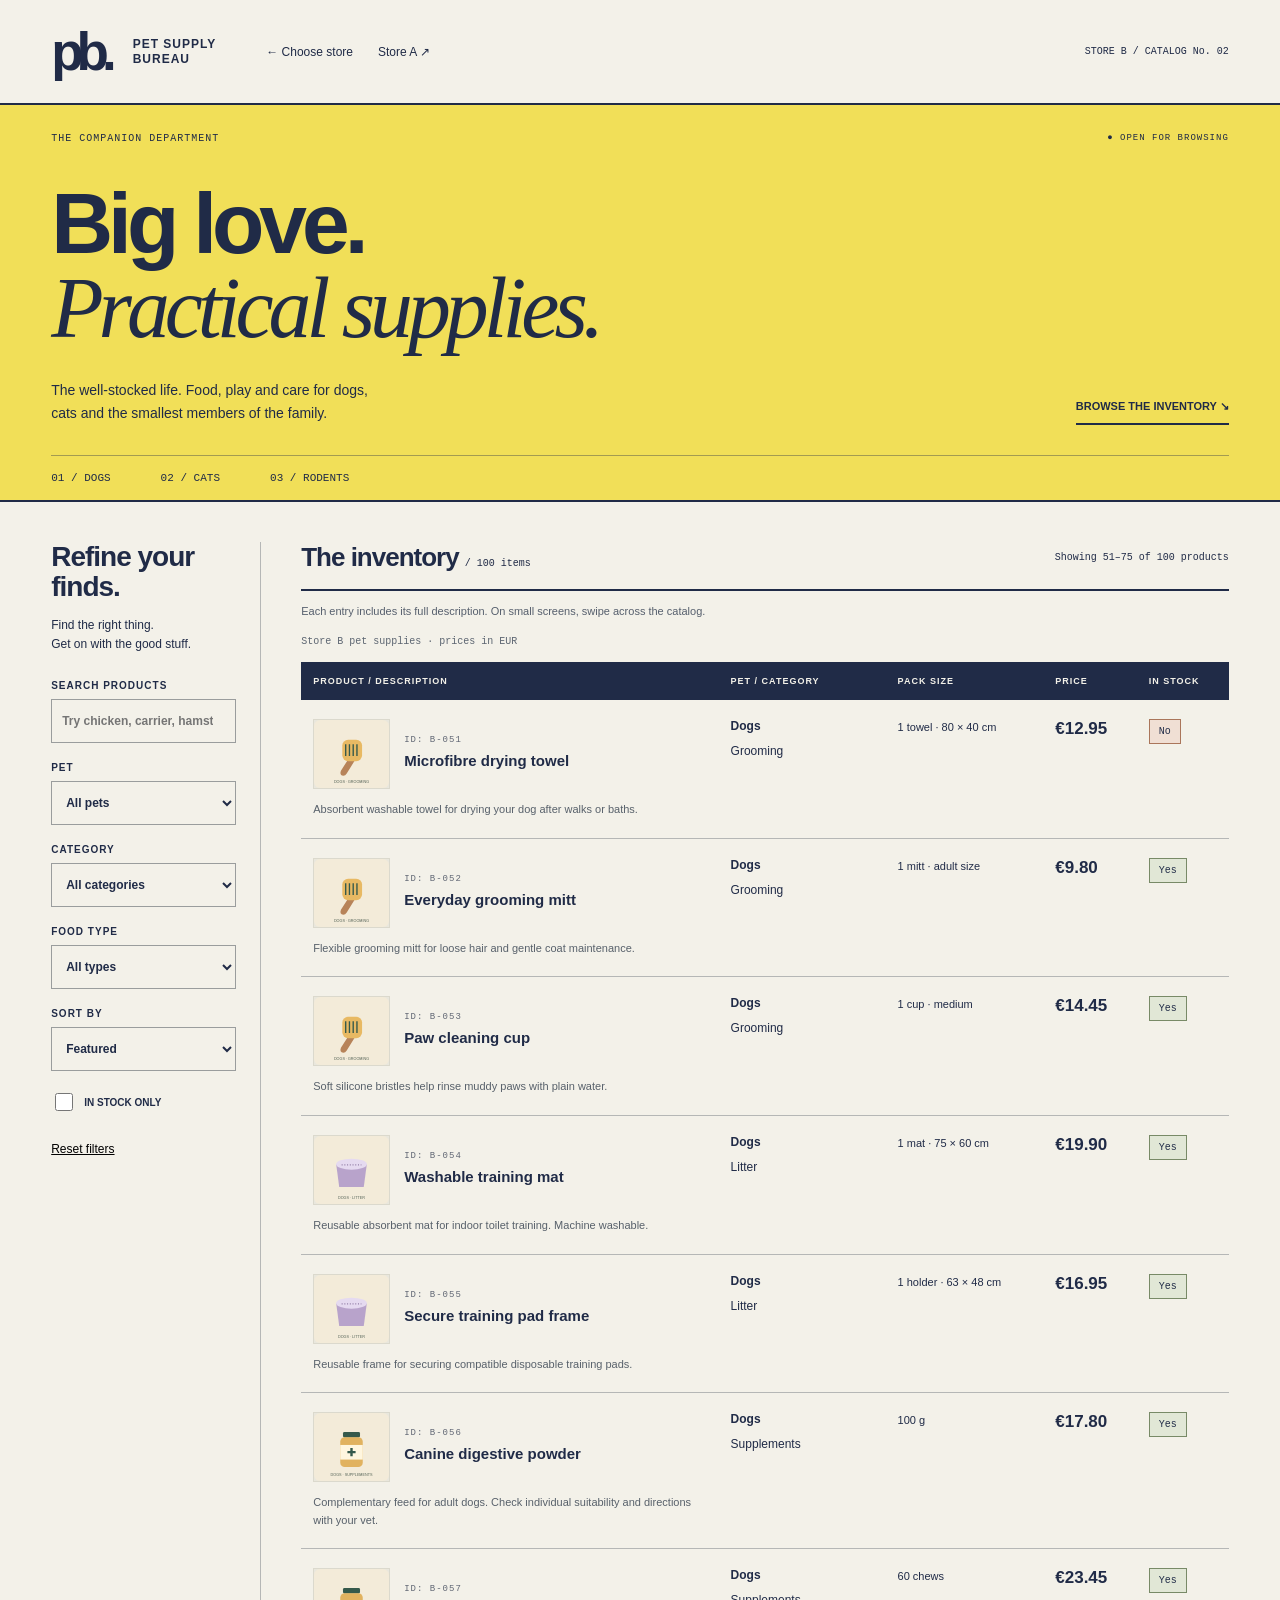
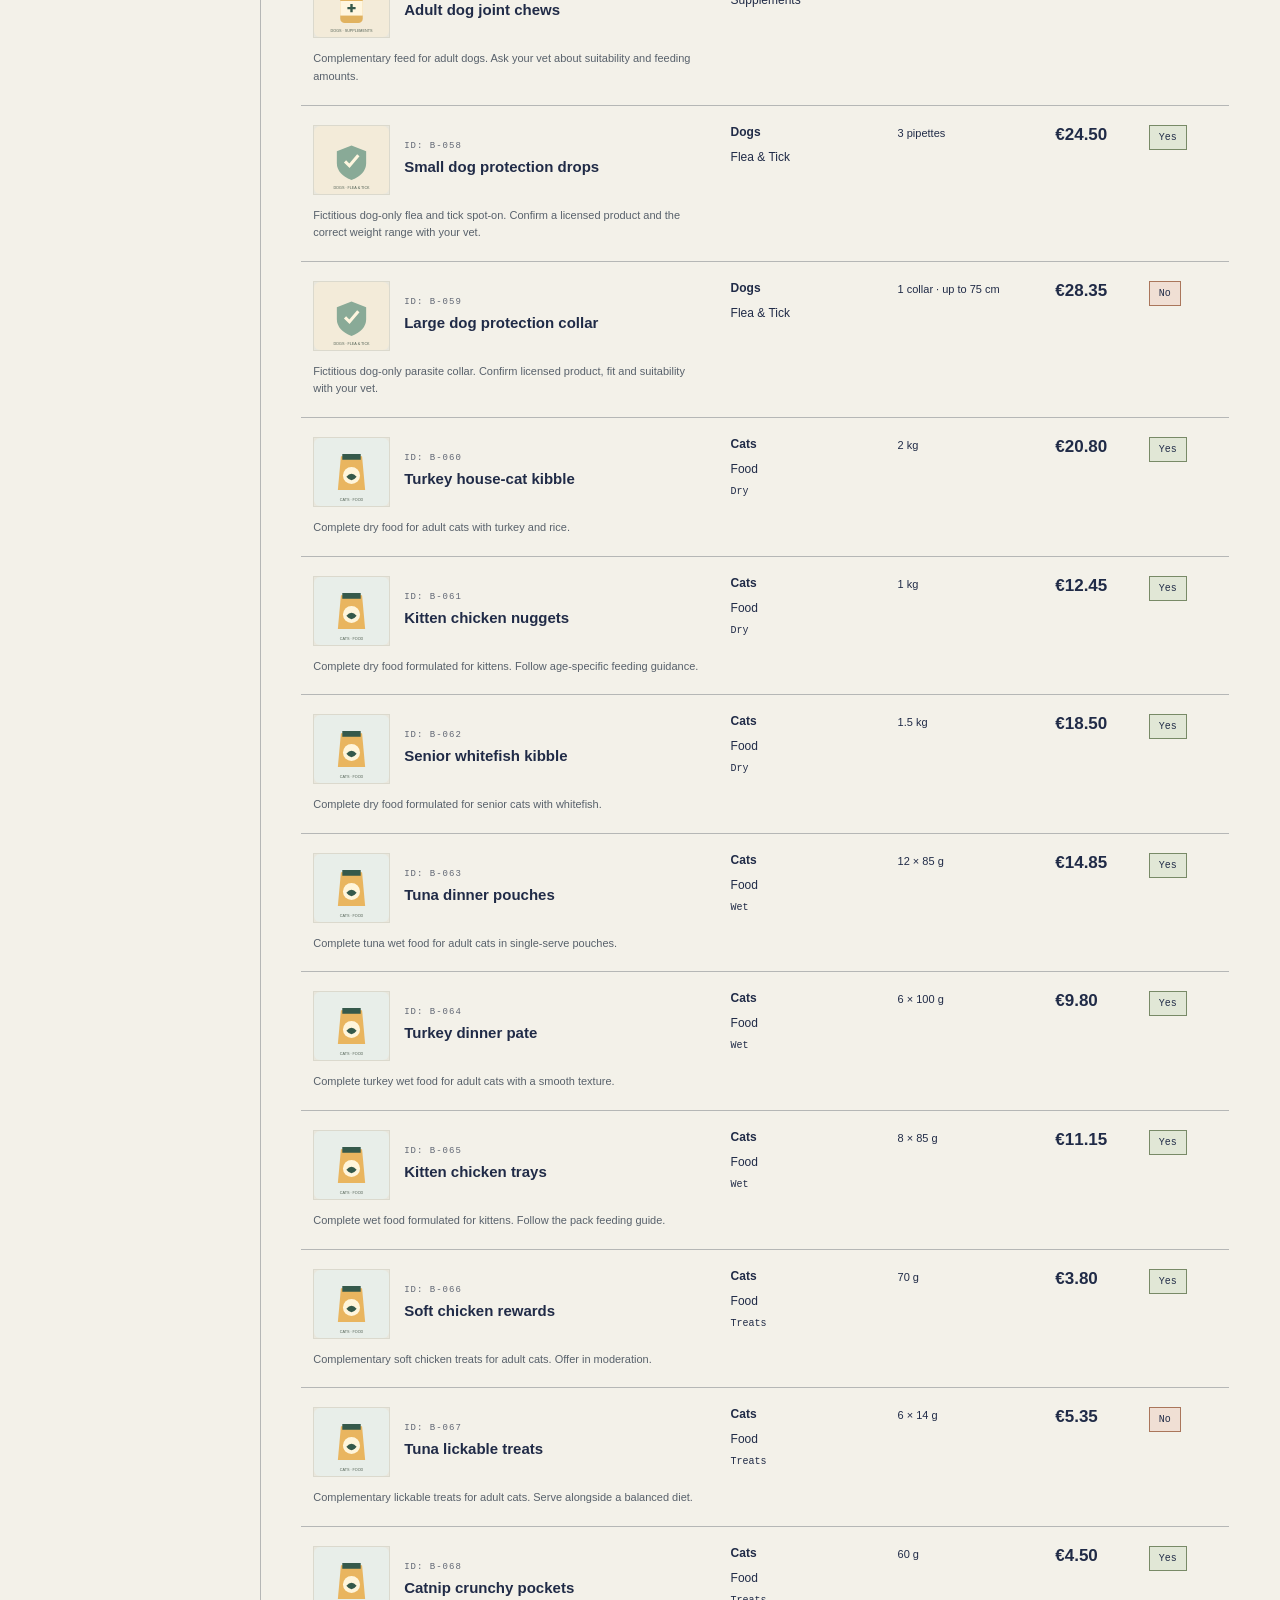
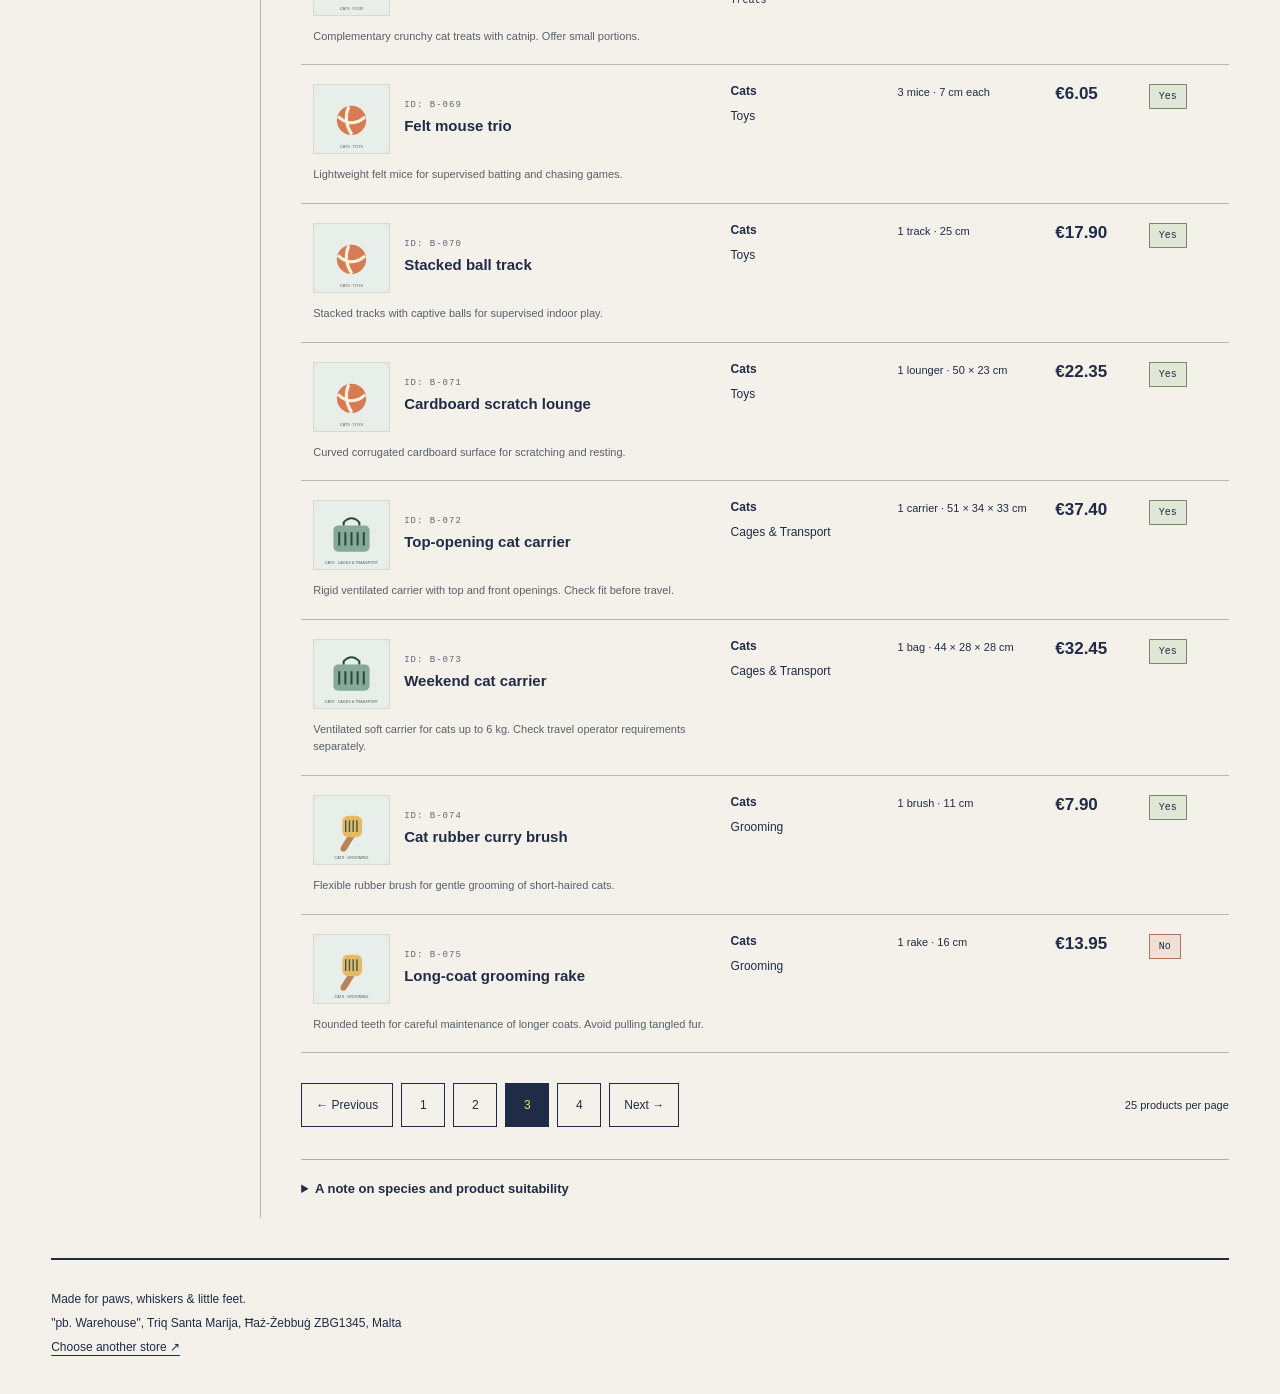
<file: store-b/page-3.html>
<!doctype html>
<html lang="en">

<head>
    <meta charset="utf-8">
    <meta name="viewport" content="width=device-width,initial-scale=1">
    <meta name="description" content="Store B — Pet Supply Bureau. Sample pet supplies for dogs, cats and rodents.">
    <title>Store B — Pet Supply Bureau | The Petshop Pair — Page 3 of 4</title>
    <link rel="icon" href="../assets/dogs-1.svg">
    <link rel="stylesheet" href="../assets/store-b.css">
</head>

<body><a class="skip" href="#inventory">Skip to inventory</a>
    <header class="bureau-header"><a class="brand" href="./index.html"><span class="brand-mark">pb.</span><span>PET
                SUPPLY<br>BUREAU</span></a>
        <nav aria-label="Main"><a href="../index.html">← Choose store</a><a href="../store-a/index.html">Store A ↗</a>
        </nav><span class="store-label">STORE B / CATALOG No. 02</span>
    </header>
    <main>
        <section class="bureau-hero">
            <div class="issue">THE COMPANION DEPARTMENT <span>● OPEN FOR BROWSING</span></div>
            <h1>Big love.<br><em>Practical supplies.</em></h1>
            <div class="hero-foot">
                <p>The well-stocked life. Food, play and care for dogs, cats and the smallest members of the family.</p>
                <a href="#inventory">BROWSE THE INVENTORY ↘</a>
            </div>
            <div class="pet-strip"><span>01 / DOGS</span><span>02 / CATS</span><span>03 / RODENTS</span></div>
        </section>
        <div class="inventory-layout">
            <aside>
                <h2>Refine your<br>finds.</h2>
                <p>Find the right thing.<br>Get on with the good stuff.</p>
                <form class="filters " role="search" aria-label="Filter products"><label>Search products<input
                            id="search" type="search"
                            placeholder="Try chicken, carrier, hamster…"></label><label>Pet<select id="pet">
                            <option value="">All pets</option>
                            <option>Dogs</option>
                            <option>Cats</option>
                            <option>Rodents</option>
                        </select></label><label>Category<select id="category">
                            <option value="">All categories</option>
                            <option>Food</option>
                            <option>Toys</option>
                            <option>Cages &amp; Transport</option>
                            <option>Grooming</option>
                            <option>Litter</option>
                            <option>Supplements</option>
                            <option>Flea &amp; Tick</option>
                        </select></label><label>Food type<select id="food">
                            <option value="">All types</option>
                            <option>Dry</option>
                            <option>Wet</option>
                            <option>Treats</option>
                        </select></label><label>Sort by<select id="sort">
                            <option value="default">Featured</option>
                            <option value="price-low">Price: low to high</option>
                            <option value="price-high">Price: high to low</option>
                            <option value="name">Name: A–Z</option>
                        </select></label><label class="stock-check"><input id="stock" type="checkbox"> In stock
                        only</label><button type="reset" class="reset">Reset filters</button></form>
            </aside>
            <section id="inventory" aria-label="Product inventory">
                <div class="inventory-title">
                    <h2>The inventory<span> / 100 items</span></h2><span id="count" role="status"
                        aria-live="polite">Showing 51–75 of 100 products</span>
                </div>
                <p class="table-hint">Each entry includes its full description. On small screens, swipe across the
                    catalog.</p>
                <p class="empty" hidden>No products match. Try a different search or reset the filters.</p>
                <div class="table-scroll" tabindex="0" role="region" aria-label="Scrollable inventory table">
                    <table>
                        <caption>Store B pet supplies · prices in EUR</caption>
                        <thead>
                            <tr>
                                <th scope="col">Product / description</th>
                                <th scope="col">Pet / category</th>
                                <th scope="col">Pack size</th>
                                <th scope="col">Price</th>
                                <th scope="col">In stock</th>
                            </tr>
                        </thead>
                        <tbody id="products" data-page="3">
                            <tr class="inventory-row" data-id="B-051" data-pet="Dogs" data-category="Grooming"
                                data-food="" data-price="12.95" data-stock="no">
                                <td>
                                    <div class="item-ident"><img src="../assets/dogs-3.svg" width="88" height="80"
                                            loading="lazy" alt="Illustrated placeholder for Microfibre drying towel">
                                        <div><span class="sku">ID: B-051</span>
                                            <h3>Microfibre drying towel</h3>
                                        </div>
                                    </div>
                                    <p class="description">Absorbent washable towel for drying your dog after walks or
                                        baths.</p>
                                </td>
                                <td><strong>Dogs</strong><span class="cell-category">Grooming</span></td>
                                <td class="pack-size">1 towel · 80 × 40 cm</td>
                                <td><data value="12.95">€12.95</data></td>
                                <td><span class="availability sold">No</span></td>
                            </tr>
                            <tr class="inventory-row" data-id="B-052" data-pet="Dogs" data-category="Grooming"
                                data-food="" data-price="9.80" data-stock="yes">
                                <td>
                                    <div class="item-ident"><img src="../assets/dogs-3.svg" width="88" height="80"
                                            loading="lazy" alt="Illustrated placeholder for Everyday grooming mitt">
                                        <div><span class="sku">ID: B-052</span>
                                            <h3>Everyday grooming mitt</h3>
                                        </div>
                                    </div>
                                    <p class="description">Flexible grooming mitt for loose hair and gentle coat
                                        maintenance.</p>
                                </td>
                                <td><strong>Dogs</strong><span class="cell-category">Grooming</span></td>
                                <td class="pack-size">1 mitt · adult size</td>
                                <td><data value="9.80">€9.80</data></td>
                                <td><span class="availability ">Yes</span></td>
                            </tr>
                            <tr class="inventory-row" data-id="B-053" data-pet="Dogs" data-category="Grooming"
                                data-food="" data-price="14.45" data-stock="yes">
                                <td>
                                    <div class="item-ident"><img src="../assets/dogs-3.svg" width="88" height="80"
                                            loading="lazy" alt="Illustrated placeholder for Paw cleaning cup">
                                        <div><span class="sku">ID: B-053</span>
                                            <h3>Paw cleaning cup</h3>
                                        </div>
                                    </div>
                                    <p class="description">Soft silicone bristles help rinse muddy paws with plain
                                        water.</p>
                                </td>
                                <td><strong>Dogs</strong><span class="cell-category">Grooming</span></td>
                                <td class="pack-size">1 cup · medium</td>
                                <td><data value="14.45">€14.45</data></td>
                                <td><span class="availability ">Yes</span></td>
                            </tr>
                            <tr class="inventory-row" data-id="B-054" data-pet="Dogs" data-category="Litter"
                                data-food="" data-price="19.90" data-stock="yes">
                                <td>
                                    <div class="item-ident"><img src="../assets/dogs-4.svg" width="88" height="80"
                                            loading="lazy" alt="Illustrated placeholder for Washable training mat">
                                        <div><span class="sku">ID: B-054</span>
                                            <h3>Washable training mat</h3>
                                        </div>
                                    </div>
                                    <p class="description">Reusable absorbent mat for indoor toilet training. Machine
                                        washable.</p>
                                </td>
                                <td><strong>Dogs</strong><span class="cell-category">Litter</span></td>
                                <td class="pack-size">1 mat · 75 × 60 cm</td>
                                <td><data value="19.90">€19.90</data></td>
                                <td><span class="availability ">Yes</span></td>
                            </tr>
                            <tr class="inventory-row" data-id="B-055" data-pet="Dogs" data-category="Litter"
                                data-food="" data-price="16.95" data-stock="yes">
                                <td>
                                    <div class="item-ident"><img src="../assets/dogs-4.svg" width="88" height="80"
                                            loading="lazy" alt="Illustrated placeholder for Secure training pad frame">
                                        <div><span class="sku">ID: B-055</span>
                                            <h3>Secure training pad frame</h3>
                                        </div>
                                    </div>
                                    <p class="description">Reusable frame for securing compatible disposable training
                                        pads.</p>
                                </td>
                                <td><strong>Dogs</strong><span class="cell-category">Litter</span></td>
                                <td class="pack-size">1 holder · 63 × 48 cm</td>
                                <td><data value="16.95">€16.95</data></td>
                                <td><span class="availability ">Yes</span></td>
                            </tr>
                            <tr class="inventory-row" data-id="B-056" data-pet="Dogs" data-category="Supplements"
                                data-food="" data-price="17.80" data-stock="yes">
                                <td>
                                    <div class="item-ident"><img src="../assets/dogs-5.svg" width="88" height="80"
                                            loading="lazy" alt="Illustrated placeholder for Canine digestive powder">
                                        <div><span class="sku">ID: B-056</span>
                                            <h3>Canine digestive powder</h3>
                                        </div>
                                    </div>
                                    <p class="description">Complementary feed for adult dogs. Check individual
                                        suitability and directions with your vet.</p>
                                </td>
                                <td><strong>Dogs</strong><span class="cell-category">Supplements</span></td>
                                <td class="pack-size">100 g</td>
                                <td><data value="17.80">€17.80</data></td>
                                <td><span class="availability ">Yes</span></td>
                            </tr>
                            <tr class="inventory-row" data-id="B-057" data-pet="Dogs" data-category="Supplements"
                                data-food="" data-price="23.45" data-stock="yes">
                                <td>
                                    <div class="item-ident"><img src="../assets/dogs-5.svg" width="88" height="80"
                                            loading="lazy" alt="Illustrated placeholder for Adult dog joint chews">
                                        <div><span class="sku">ID: B-057</span>
                                            <h3>Adult dog joint chews</h3>
                                        </div>
                                    </div>
                                    <p class="description">Complementary feed for adult dogs. Ask your vet about
                                        suitability and feeding amounts.</p>
                                </td>
                                <td><strong>Dogs</strong><span class="cell-category">Supplements</span></td>
                                <td class="pack-size">60 chews</td>
                                <td><data value="23.45">€23.45</data></td>
                                <td><span class="availability ">Yes</span></td>
                            </tr>
                            <tr class="inventory-row" data-id="B-058" data-pet="Dogs" data-category="Flea &amp; Tick"
                                data-food="" data-price="24.50" data-stock="yes">
                                <td>
                                    <div class="item-ident"><img src="../assets/dogs-6.svg" width="88" height="80"
                                            loading="lazy" alt="Illustrated placeholder for Small dog protection drops">
                                        <div><span class="sku">ID: B-058</span>
                                            <h3>Small dog protection drops</h3>
                                        </div>
                                    </div>
                                    <p class="description">Fictitious dog-only flea and tick spot-on. Confirm a licensed
                                        product and the correct weight range with your vet.</p>
                                </td>
                                <td><strong>Dogs</strong><span class="cell-category">Flea &amp; Tick</span></td>
                                <td class="pack-size">3 pipettes</td>
                                <td><data value="24.50">€24.50</data></td>
                                <td><span class="availability ">Yes</span></td>
                            </tr>
                            <tr class="inventory-row" data-id="B-059" data-pet="Dogs" data-category="Flea &amp; Tick"
                                data-food="" data-price="28.35" data-stock="no">
                                <td>
                                    <div class="item-ident"><img src="../assets/dogs-6.svg" width="88" height="80"
                                            loading="lazy"
                                            alt="Illustrated placeholder for Large dog protection collar">
                                        <div><span class="sku">ID: B-059</span>
                                            <h3>Large dog protection collar</h3>
                                        </div>
                                    </div>
                                    <p class="description">Fictitious dog-only parasite collar. Confirm licensed
                                        product, fit and suitability with your vet.</p>
                                </td>
                                <td><strong>Dogs</strong><span class="cell-category">Flea &amp; Tick</span></td>
                                <td class="pack-size">1 collar · up to 75 cm</td>
                                <td><data value="28.35">€28.35</data></td>
                                <td><span class="availability sold">No</span></td>
                            </tr>
                            <tr class="inventory-row" data-id="B-060" data-pet="Cats" data-category="Food"
                                data-food="Dry" data-price="20.80" data-stock="yes">
                                <td>
                                    <div class="item-ident"><img src="../assets/cats-0.svg" width="88" height="80"
                                            loading="lazy" alt="Illustrated placeholder for Turkey house-cat kibble">
                                        <div><span class="sku">ID: B-060</span>
                                            <h3>Turkey house-cat kibble</h3>
                                        </div>
                                    </div>
                                    <p class="description">Complete dry food for adult cats with turkey and rice.</p>
                                </td>
                                <td><strong>Cats</strong><span class="cell-category">Food</span><small>Dry</small></td>
                                <td class="pack-size">2 kg</td>
                                <td><data value="20.80">€20.80</data></td>
                                <td><span class="availability ">Yes</span></td>
                            </tr>
                            <tr class="inventory-row" data-id="B-061" data-pet="Cats" data-category="Food"
                                data-food="Dry" data-price="12.45" data-stock="yes">
                                <td>
                                    <div class="item-ident"><img src="../assets/cats-0.svg" width="88" height="80"
                                            loading="lazy" alt="Illustrated placeholder for Kitten chicken nuggets">
                                        <div><span class="sku">ID: B-061</span>
                                            <h3>Kitten chicken nuggets</h3>
                                        </div>
                                    </div>
                                    <p class="description">Complete dry food formulated for kittens. Follow age-specific
                                        feeding guidance.</p>
                                </td>
                                <td><strong>Cats</strong><span class="cell-category">Food</span><small>Dry</small></td>
                                <td class="pack-size">1 kg</td>
                                <td><data value="12.45">€12.45</data></td>
                                <td><span class="availability ">Yes</span></td>
                            </tr>
                            <tr class="inventory-row" data-id="B-062" data-pet="Cats" data-category="Food"
                                data-food="Dry" data-price="18.50" data-stock="yes">
                                <td>
                                    <div class="item-ident"><img src="../assets/cats-0.svg" width="88" height="80"
                                            loading="lazy" alt="Illustrated placeholder for Senior whitefish kibble">
                                        <div><span class="sku">ID: B-062</span>
                                            <h3>Senior whitefish kibble</h3>
                                        </div>
                                    </div>
                                    <p class="description">Complete dry food formulated for senior cats with whitefish.
                                    </p>
                                </td>
                                <td><strong>Cats</strong><span class="cell-category">Food</span><small>Dry</small></td>
                                <td class="pack-size">1.5 kg</td>
                                <td><data value="18.50">€18.50</data></td>
                                <td><span class="availability ">Yes</span></td>
                            </tr>
                            <tr class="inventory-row" data-id="B-063" data-pet="Cats" data-category="Food"
                                data-food="Wet" data-price="14.85" data-stock="yes">
                                <td>
                                    <div class="item-ident"><img src="../assets/cats-0.svg" width="88" height="80"
                                            loading="lazy" alt="Illustrated placeholder for Tuna dinner pouches">
                                        <div><span class="sku">ID: B-063</span>
                                            <h3>Tuna dinner pouches</h3>
                                        </div>
                                    </div>
                                    <p class="description">Complete tuna wet food for adult cats in single-serve
                                        pouches.</p>
                                </td>
                                <td><strong>Cats</strong><span class="cell-category">Food</span><small>Wet</small></td>
                                <td class="pack-size">12 × 85 g</td>
                                <td><data value="14.85">€14.85</data></td>
                                <td><span class="availability ">Yes</span></td>
                            </tr>
                            <tr class="inventory-row" data-id="B-064" data-pet="Cats" data-category="Food"
                                data-food="Wet" data-price="9.80" data-stock="yes">
                                <td>
                                    <div class="item-ident"><img src="../assets/cats-0.svg" width="88" height="80"
                                            loading="lazy" alt="Illustrated placeholder for Turkey dinner pate">
                                        <div><span class="sku">ID: B-064</span>
                                            <h3>Turkey dinner pate</h3>
                                        </div>
                                    </div>
                                    <p class="description">Complete turkey wet food for adult cats with a smooth
                                        texture.</p>
                                </td>
                                <td><strong>Cats</strong><span class="cell-category">Food</span><small>Wet</small></td>
                                <td class="pack-size">6 × 100 g</td>
                                <td><data value="9.80">€9.80</data></td>
                                <td><span class="availability ">Yes</span></td>
                            </tr>
                            <tr class="inventory-row" data-id="B-065" data-pet="Cats" data-category="Food"
                                data-food="Wet" data-price="11.15" data-stock="yes">
                                <td>
                                    <div class="item-ident"><img src="../assets/cats-0.svg" width="88" height="80"
                                            loading="lazy" alt="Illustrated placeholder for Kitten chicken trays">
                                        <div><span class="sku">ID: B-065</span>
                                            <h3>Kitten chicken trays</h3>
                                        </div>
                                    </div>
                                    <p class="description">Complete wet food formulated for kittens. Follow the pack
                                        feeding guide.</p>
                                </td>
                                <td><strong>Cats</strong><span class="cell-category">Food</span><small>Wet</small></td>
                                <td class="pack-size">8 × 85 g</td>
                                <td><data value="11.15">€11.15</data></td>
                                <td><span class="availability ">Yes</span></td>
                            </tr>
                            <tr class="inventory-row" data-id="B-066" data-pet="Cats" data-category="Food"
                                data-food="Treats" data-price="3.80" data-stock="yes">
                                <td>
                                    <div class="item-ident"><img src="../assets/cats-0.svg" width="88" height="80"
                                            loading="lazy" alt="Illustrated placeholder for Soft chicken rewards">
                                        <div><span class="sku">ID: B-066</span>
                                            <h3>Soft chicken rewards</h3>
                                        </div>
                                    </div>
                                    <p class="description">Complementary soft chicken treats for adult cats. Offer in
                                        moderation.</p>
                                </td>
                                <td><strong>Cats</strong><span class="cell-category">Food</span><small>Treats</small>
                                </td>
                                <td class="pack-size">70 g</td>
                                <td><data value="3.80">€3.80</data></td>
                                <td><span class="availability ">Yes</span></td>
                            </tr>
                            <tr class="inventory-row" data-id="B-067" data-pet="Cats" data-category="Food"
                                data-food="Treats" data-price="5.35" data-stock="no">
                                <td>
                                    <div class="item-ident"><img src="../assets/cats-0.svg" width="88" height="80"
                                            loading="lazy" alt="Illustrated placeholder for Tuna lickable treats">
                                        <div><span class="sku">ID: B-067</span>
                                            <h3>Tuna lickable treats</h3>
                                        </div>
                                    </div>
                                    <p class="description">Complementary lickable treats for adult cats. Serve alongside
                                        a balanced diet.</p>
                                </td>
                                <td><strong>Cats</strong><span class="cell-category">Food</span><small>Treats</small>
                                </td>
                                <td class="pack-size">6 × 14 g</td>
                                <td><data value="5.35">€5.35</data></td>
                                <td><span class="availability sold">No</span></td>
                            </tr>
                            <tr class="inventory-row" data-id="B-068" data-pet="Cats" data-category="Food"
                                data-food="Treats" data-price="4.50" data-stock="yes">
                                <td>
                                    <div class="item-ident"><img src="../assets/cats-0.svg" width="88" height="80"
                                            loading="lazy" alt="Illustrated placeholder for Catnip crunchy pockets">
                                        <div><span class="sku">ID: B-068</span>
                                            <h3>Catnip crunchy pockets</h3>
                                        </div>
                                    </div>
                                    <p class="description">Complementary crunchy cat treats with catnip. Offer small
                                        portions.</p>
                                </td>
                                <td><strong>Cats</strong><span class="cell-category">Food</span><small>Treats</small>
                                </td>
                                <td class="pack-size">60 g</td>
                                <td><data value="4.50">€4.50</data></td>
                                <td><span class="availability ">Yes</span></td>
                            </tr>
                            <tr class="inventory-row" data-id="B-069" data-pet="Cats" data-category="Toys" data-food=""
                                data-price="6.05" data-stock="yes">
                                <td>
                                    <div class="item-ident"><img src="../assets/cats-1.svg" width="88" height="80"
                                            loading="lazy" alt="Illustrated placeholder for Felt mouse trio">
                                        <div><span class="sku">ID: B-069</span>
                                            <h3>Felt mouse trio</h3>
                                        </div>
                                    </div>
                                    <p class="description">Lightweight felt mice for supervised batting and chasing
                                        games.</p>
                                </td>
                                <td><strong>Cats</strong><span class="cell-category">Toys</span></td>
                                <td class="pack-size">3 mice · 7 cm each</td>
                                <td><data value="6.05">€6.05</data></td>
                                <td><span class="availability ">Yes</span></td>
                            </tr>
                            <tr class="inventory-row" data-id="B-070" data-pet="Cats" data-category="Toys" data-food=""
                                data-price="17.90" data-stock="yes">
                                <td>
                                    <div class="item-ident"><img src="../assets/cats-1.svg" width="88" height="80"
                                            loading="lazy" alt="Illustrated placeholder for Stacked ball track">
                                        <div><span class="sku">ID: B-070</span>
                                            <h3>Stacked ball track</h3>
                                        </div>
                                    </div>
                                    <p class="description">Stacked tracks with captive balls for supervised indoor play.
                                    </p>
                                </td>
                                <td><strong>Cats</strong><span class="cell-category">Toys</span></td>
                                <td class="pack-size">1 track · 25 cm</td>
                                <td><data value="17.90">€17.90</data></td>
                                <td><span class="availability ">Yes</span></td>
                            </tr>
                            <tr class="inventory-row" data-id="B-071" data-pet="Cats" data-category="Toys" data-food=""
                                data-price="22.35" data-stock="yes">
                                <td>
                                    <div class="item-ident"><img src="../assets/cats-1.svg" width="88" height="80"
                                            loading="lazy" alt="Illustrated placeholder for Cardboard scratch lounge">
                                        <div><span class="sku">ID: B-071</span>
                                            <h3>Cardboard scratch lounge</h3>
                                        </div>
                                    </div>
                                    <p class="description">Curved corrugated cardboard surface for scratching and
                                        resting.</p>
                                </td>
                                <td><strong>Cats</strong><span class="cell-category">Toys</span></td>
                                <td class="pack-size">1 lounger · 50 × 23 cm</td>
                                <td><data value="22.35">€22.35</data></td>
                                <td><span class="availability ">Yes</span></td>
                            </tr>
                            <tr class="inventory-row" data-id="B-072" data-pet="Cats"
                                data-category="Cages &amp; Transport" data-food="" data-price="37.40" data-stock="yes">
                                <td>
                                    <div class="item-ident"><img src="../assets/cats-2.svg" width="88" height="80"
                                            loading="lazy" alt="Illustrated placeholder for Top-opening cat carrier">
                                        <div><span class="sku">ID: B-072</span>
                                            <h3>Top-opening cat carrier</h3>
                                        </div>
                                    </div>
                                    <p class="description">Rigid ventilated carrier with top and front openings. Check
                                        fit before travel.</p>
                                </td>
                                <td><strong>Cats</strong><span class="cell-category">Cages &amp; Transport</span></td>
                                <td class="pack-size">1 carrier · 51 × 34 × 33 cm</td>
                                <td><data value="37.40">€37.40</data></td>
                                <td><span class="availability ">Yes</span></td>
                            </tr>
                            <tr class="inventory-row" data-id="B-073" data-pet="Cats"
                                data-category="Cages &amp; Transport" data-food="" data-price="32.45" data-stock="yes">
                                <td>
                                    <div class="item-ident"><img src="../assets/cats-2.svg" width="88" height="80"
                                            loading="lazy" alt="Illustrated placeholder for Weekend cat carrier">
                                        <div><span class="sku">ID: B-073</span>
                                            <h3>Weekend cat carrier</h3>
                                        </div>
                                    </div>
                                    <p class="description">Ventilated soft carrier for cats up to 6 kg. Check travel
                                        operator requirements separately.</p>
                                </td>
                                <td><strong>Cats</strong><span class="cell-category">Cages &amp; Transport</span></td>
                                <td class="pack-size">1 bag · 44 × 28 × 28 cm</td>
                                <td><data value="32.45">€32.45</data></td>
                                <td><span class="availability ">Yes</span></td>
                            </tr>
                            <tr class="inventory-row" data-id="B-074" data-pet="Cats" data-category="Grooming"
                                data-food="" data-price="7.90" data-stock="yes">
                                <td>
                                    <div class="item-ident"><img src="../assets/cats-3.svg" width="88" height="80"
                                            loading="lazy" alt="Illustrated placeholder for Cat rubber curry brush">
                                        <div><span class="sku">ID: B-074</span>
                                            <h3>Cat rubber curry brush</h3>
                                        </div>
                                    </div>
                                    <p class="description">Flexible rubber brush for gentle grooming of short-haired
                                        cats.</p>
                                </td>
                                <td><strong>Cats</strong><span class="cell-category">Grooming</span></td>
                                <td class="pack-size">1 brush · 11 cm</td>
                                <td><data value="7.90">€7.90</data></td>
                                <td><span class="availability ">Yes</span></td>
                            </tr>
                            <tr class="inventory-row" data-id="B-075" data-pet="Cats" data-category="Grooming"
                                data-food="" data-price="13.95" data-stock="no">
                                <td>
                                    <div class="item-ident"><img src="../assets/cats-3.svg" width="88" height="80"
                                            loading="lazy" alt="Illustrated placeholder for Long-coat grooming rake">
                                        <div><span class="sku">ID: B-075</span>
                                            <h3>Long-coat grooming rake</h3>
                                        </div>
                                    </div>
                                    <p class="description">Rounded teeth for careful maintenance of longer coats. Avoid
                                        pulling tangled fur.</p>
                                </td>
                                <td><strong>Cats</strong><span class="cell-category">Grooming</span></td>
                                <td class="pack-size">1 rake · 16 cm</td>
                                <td><data value="13.95">€13.95</data></td>
                                <td><span class="availability sold">No</span></td>
                            </tr>
                        </tbody>
                    </table>
                </div>
                <nav class="pagination" aria-label="Catalog pages"><a href="page-2.html">← Previous</a><a
                        href="index.html">1</a><a href="page-2.html">2</a><a href="page-3.html"
                        aria-current="page">3</a><a href="page-4.html">4</a><a href="page-4.html">Next →</a><span>25
                        products per page</span></nav>
                <details class="care-note">
                    <summary>A note on species and product suitability</summary>
                    <p>Rodent food and care are species-specific: read each description. Wet food and flea/tick products
                        are intentionally omitted for rodents; consult an exotic-pet vet about parasite care. Dogs use
                        training pads in the litter category. All products and prices are fictional samples;
                        illustrations are placeholders. Treatment and supplement listings are examples, not
                        recommendations.</p>
                </details>
            </section>
        </div>
    </main>
    <footer>
        <p>Made for paws, whiskers & little feet.</p>
        <p>"pb. Warehouse", Triq Santa Marija, Ħaż-Żebbuġ ZBG1345, Malta</p>
        <a href="../index.html">Choose another store ↗</a>
    </footer>
    <script src="../assets/catalog.js" defer></script>
    <script id="catalog-rows"
        type="application/json">["\u003ctr class=\"inventory-row\" data-id=\"B-001\" data-pet=\"Dogs\" data-category=\"Food\" data-food=\"Dry\" data-price=\"16.45\" data-stock=\"yes\">\u003ctd>\u003cdiv class=\"item-ident\">\u003cimg src=\"../assets/dogs-0.svg\" width=\"88\" height=\"80\" loading=\"lazy\" alt=\"Illustrated placeholder for Valley turkey kibble\">\u003cdiv>\u003cspan class=\"sku\">ID: B-001\u003c/span>\u003ch3>Valley turkey kibble\u003c/h3>\u003c/div>\u003c/div>\u003cp class=\"description\">Complete dry food for adult dogs, with turkey and rice.\u003c/p>\u003c/td>\u003ctd>\u003cstrong>Dogs\u003c/strong>\u003cspan class=\"cell-category\">Food\u003c/span>\u003csmall>Dry\u003c/small>\u003c/td>\u003ctd class=\"pack-size\">2 kg\u003c/td>\u003ctd>\u003cdata value=\"16.45\">€16.45\u003c/data>\u003c/td>\u003ctd>\u003cspan class=\"availability \">Yes\u003c/span>\u003c/td>\u003c/tr>","\u003ctr class=\"inventory-row\" data-id=\"B-002\" data-pet=\"Dogs\" data-category=\"Food\" data-food=\"Wet\" data-price=\"14.50\" data-stock=\"yes\">\u003ctd>\u003cdiv class=\"item-ident\">\u003cimg src=\"../assets/dogs-0.svg\" width=\"88\" height=\"80\" loading=\"lazy\" alt=\"Illustrated placeholder for Country beef supper\">\u003cdiv>\u003cspan class=\"sku\">ID: B-002\u003c/span>\u003ch3>Country beef supper\u003c/h3>\u003c/div>\u003c/div>\u003cp class=\"description\">Complete wet food for adult dogs, served in individual tins.\u003c/p>\u003c/td>\u003ctd>\u003cstrong>Dogs\u003c/strong>\u003cspan class=\"cell-category\">Food\u003c/span>\u003csmall>Wet\u003c/small>\u003c/td>\u003ctd class=\"pack-size\">6 × 400 g\u003c/td>\u003ctd>\u003cdata value=\"14.50\">€14.50\u003c/data>\u003c/td>\u003ctd>\u003cspan class=\"availability \">Yes\u003c/span>\u003c/td>\u003c/tr>","\u003ctr class=\"inventory-row\" data-id=\"B-003\" data-pet=\"Dogs\" data-category=\"Food\" data-food=\"Treats\" data-price=\"5.25\" data-stock=\"no\">\u003ctd>\u003cdiv class=\"item-ident\">\u003cimg src=\"../assets/dogs-0.svg\" width=\"88\" height=\"80\" loading=\"lazy\" alt=\"Illustrated placeholder for Apple training bites\">\u003cdiv>\u003cspan class=\"sku\">ID: B-003\u003c/span>\u003ch3>Apple training bites\u003c/h3>\u003c/div>\u003c/div>\u003cp class=\"description\">Small complementary treats for adult dogs. Feed in moderation.\u003c/p>\u003c/td>\u003ctd>\u003cstrong>Dogs\u003c/strong>\u003cspan class=\"cell-category\">Food\u003c/span>\u003csmall>Treats\u003c/small>\u003c/td>\u003ctd class=\"pack-size\">150 g\u003c/td>\u003ctd>\u003cdata value=\"5.25\">€5.25\u003c/data>\u003c/td>\u003ctd>\u003cspan class=\"availability sold\">No\u003c/span>\u003c/td>\u003c/tr>","\u003ctr class=\"inventory-row\" data-id=\"B-004\" data-pet=\"Dogs\" data-category=\"Toys\" data-food=\"\" data-price=\"8.40\" data-stock=\"yes\">\u003ctd>\u003cdiv class=\"item-ident\">\u003cimg src=\"../assets/dogs-1.svg\" width=\"88\" height=\"80\" loading=\"lazy\" alt=\"Illustrated placeholder for Knot &amp; pull rope\">\u003cdiv>\u003cspan class=\"sku\">ID: B-004\u003c/span>\u003ch3>Knot &amp; pull rope\u003c/h3>\u003c/div>\u003c/div>\u003cp class=\"description\">Braided cotton rope for supervised tug and fetch games.\u003c/p>\u003c/td>\u003ctd>\u003cstrong>Dogs\u003c/strong>\u003cspan class=\"cell-category\">Toys\u003c/span>\u003c/td>\u003ctd class=\"pack-size\">1 toy · 30 cm\u003c/td>\u003ctd>\u003cdata value=\"8.40\">€8.40\u003c/data>\u003c/td>\u003ctd>\u003cspan class=\"availability \">Yes\u003c/span>\u003c/td>\u003c/tr>","\u003ctr class=\"inventory-row\" data-id=\"B-005\" data-pet=\"Dogs\" data-category=\"Toys\" data-food=\"\" data-price=\"5.75\" data-stock=\"yes\">\u003ctd>\u003cdiv class=\"item-ident\">\u003cimg src=\"../assets/dogs-1.svg\" width=\"88\" height=\"80\" loading=\"lazy\" alt=\"Illustrated placeholder for Bounce rubber ball\">\u003cdiv>\u003cspan class=\"sku\">ID: B-005\u003c/span>\u003ch3>Bounce rubber ball\u003c/h3>\u003c/div>\u003c/div>\u003cp class=\"description\">Textured rubber ball for supervised play. Remove if damaged.\u003c/p>\u003c/td>\u003ctd>\u003cstrong>Dogs\u003c/strong>\u003cspan class=\"cell-category\">Toys\u003c/span>\u003c/td>\u003ctd class=\"pack-size\">1 ball · 7 cm\u003c/td>\u003ctd>\u003cdata value=\"5.75\">€5.75\u003c/data>\u003c/td>\u003ctd>\u003cspan class=\"availability \">Yes\u003c/span>\u003c/td>\u003c/tr>","\u003ctr class=\"inventory-row\" data-id=\"B-006\" data-pet=\"Dogs\" data-category=\"Cages &amp; Transport\" data-food=\"\" data-price=\"69.00\" data-stock=\"yes\">\u003ctd>\u003cdiv class=\"item-ident\">\u003cimg src=\"../assets/dogs-2.svg\" width=\"88\" height=\"80\" loading=\"lazy\" alt=\"Illustrated placeholder for Trail travel crate\">\u003cdiv>\u003cspan class=\"sku\">ID: B-006\u003c/span>\u003ch3>Trail travel crate\u003c/h3>\u003c/div>\u003c/div>\u003cp class=\"description\">Folding ventilated crate with a removable tray. Measure your dog before choosing.\u003c/p>\u003c/td>\u003ctd>\u003cstrong>Dogs\u003c/strong>\u003cspan class=\"cell-category\">Cages &amp; Transport\u003c/span>\u003c/td>\u003ctd class=\"pack-size\">1 crate · 76 × 48 × 53 cm\u003c/td>\u003ctd>\u003cdata value=\"69.00\">€69.00\u003c/data>\u003c/td>\u003ctd>\u003cspan class=\"availability \">Yes\u003c/span>\u003c/td>\u003c/tr>","\u003ctr class=\"inventory-row\" data-id=\"B-007\" data-pet=\"Dogs\" data-category=\"Cages &amp; Transport\" data-food=\"\" data-price=\"40.35\" data-stock=\"yes\">\u003ctd>\u003cdiv class=\"item-ident\">\u003cimg src=\"../assets/dogs-2.svg\" width=\"88\" height=\"80\" loading=\"lazy\" alt=\"Illustrated placeholder for Weekend soft carrier\">\u003cdiv>\u003cspan class=\"sku\">ID: B-007\u003c/span>\u003ch3>Weekend soft carrier\u003c/h3>\u003c/div>\u003c/div>\u003cp class=\"description\">Ventilated soft carrier for small dogs. Maximum recommended load: 8 kg.\u003c/p>\u003c/td>\u003ctd>\u003cstrong>Dogs\u003c/strong>\u003cspan class=\"cell-category\">Cages &amp; Transport\u003c/span>\u003c/td>\u003ctd class=\"pack-size\">1 carrier · 50 × 30 × 30 cm\u003c/td>\u003ctd>\u003cdata value=\"40.35\">€40.35\u003c/data>\u003c/td>\u003ctd>\u003cspan class=\"availability \">Yes\u003c/span>\u003c/td>\u003c/tr>","\u003ctr class=\"inventory-row\" data-id=\"B-008\" data-pet=\"Dogs\" data-category=\"Grooming\" data-food=\"\" data-price=\"10.40\" data-stock=\"yes\">\u003ctd>\u003cdiv class=\"item-ident\">\u003cimg src=\"../assets/dogs-3.svg\" width=\"88\" height=\"80\" loading=\"lazy\" alt=\"Illustrated placeholder for Gentle oat shampoo\">\u003cdiv>\u003cspan class=\"sku\">ID: B-008\u003c/span>\u003ch3>Gentle oat shampoo\u003c/h3>\u003c/div>\u003c/div>\u003cp class=\"description\">Rinse-off coat shampoo for dogs. Avoid eyes and follow the label.\u003c/p>\u003c/td>\u003ctd>\u003cstrong>Dogs\u003c/strong>\u003cspan class=\"cell-category\">Grooming\u003c/span>\u003c/td>\u003ctd class=\"pack-size\">250 ml\u003c/td>\u003ctd>\u003cdata value=\"10.40\">€10.40\u003c/data>\u003c/td>\u003ctd>\u003cspan class=\"availability \">Yes\u003c/span>\u003c/td>\u003c/tr>","\u003ctr class=\"inventory-row\" data-id=\"B-009\" data-pet=\"Dogs\" data-category=\"Grooming\" data-food=\"\" data-price=\"10.45\" data-stock=\"yes\">\u003ctd>\u003cdiv class=\"item-ident\">\u003cimg src=\"../assets/dogs-3.svg\" width=\"88\" height=\"80\" loading=\"lazy\" alt=\"Illustrated placeholder for Everyday slicker brush\">\u003cdiv>\u003cspan class=\"sku\">ID: B-009\u003c/span>\u003ch3>Everyday slicker brush\u003c/h3>\u003c/div>\u003c/div>\u003cp class=\"description\">Rounded-tip brush for routine coat maintenance. Brush gently.\u003c/p>\u003c/td>\u003ctd>\u003cstrong>Dogs\u003c/strong>\u003cspan class=\"cell-category\">Grooming\u003c/span>\u003c/td>\u003ctd class=\"pack-size\">1 brush · medium\u003c/td>\u003ctd>\u003cdata value=\"10.45\">€10.45\u003c/data>\u003c/td>\u003ctd>\u003cspan class=\"availability \">Yes\u003c/span>\u003c/td>\u003c/tr>","\u003ctr class=\"inventory-row\" data-id=\"B-010\" data-pet=\"Dogs\" data-category=\"Litter\" data-food=\"\" data-price=\"12.90\" data-stock=\"yes\">\u003ctd>\u003cdiv class=\"item-ident\">\u003cimg src=\"../assets/dogs-4.svg\" width=\"88\" height=\"80\" loading=\"lazy\" alt=\"Illustrated placeholder for Stay-dry training pads\">\u003cdiv>\u003cspan class=\"sku\">ID: B-010\u003c/span>\u003ch3>Stay-dry training pads\u003c/h3>\u003c/div>\u003c/div>\u003cp class=\"description\">Absorbent disposable pads for indoor toilet training.\u003c/p>\u003c/td>\u003ctd>\u003cstrong>Dogs\u003c/strong>\u003cspan class=\"cell-category\">Litter\u003c/span>\u003c/td>\u003ctd class=\"pack-size\">30 pads · 60 × 60 cm\u003c/td>\u003ctd>\u003cdata value=\"12.90\">€12.90\u003c/data>\u003c/td>\u003ctd>\u003cspan class=\"availability \">Yes\u003c/span>\u003c/td>\u003c/tr>","\u003ctr class=\"inventory-row\" data-id=\"B-011\" data-pet=\"Dogs\" data-category=\"Supplements\" data-food=\"\" data-price=\"18.95\" data-stock=\"no\">\u003ctd>\u003cdiv class=\"item-ident\">\u003cimg src=\"../assets/dogs-5.svg\" width=\"88\" height=\"80\" loading=\"lazy\" alt=\"Illustrated placeholder for Daily coat supplement\">\u003cdiv>\u003cspan class=\"sku\">ID: B-011\u003c/span>\u003ch3>Daily coat supplement\u003c/h3>\u003c/div>\u003c/div>\u003cp class=\"description\">Complementary feed for adult dogs. Check suitability and feeding directions with your vet.\u003c/p>\u003c/td>\u003ctd>\u003cstrong>Dogs\u003c/strong>\u003cspan class=\"cell-category\">Supplements\u003c/span>\u003c/td>\u003ctd class=\"pack-size\">60 chews\u003c/td>\u003ctd>\u003cdata value=\"18.95\">€18.95\u003c/data>\u003c/td>\u003ctd>\u003cspan class=\"availability sold\">No\u003c/span>\u003c/td>\u003c/tr>","\u003ctr class=\"inventory-row\" data-id=\"B-012\" data-pet=\"Dogs\" data-category=\"Flea &amp; Tick\" data-food=\"\" data-price=\"23.80\" data-stock=\"yes\">\u003ctd>\u003cdiv class=\"item-ident\">\u003cimg src=\"../assets/dogs-6.svg\" width=\"88\" height=\"80\" loading=\"lazy\" alt=\"Illustrated placeholder for Dog parasite protection collar\">\u003cdiv>\u003cspan class=\"sku\">ID: B-012\u003c/span>\u003ch3>Dog parasite protection collar\u003c/h3>\u003c/div>\u003c/div>\u003cp class=\"description\">Illustrative dog-only flea and tick collar listing. Confirm licensed product, size and suitability with your vet before use.\u003c/p>\u003c/td>\u003ctd>\u003cstrong>Dogs\u003c/strong>\u003cspan class=\"cell-category\">Flea &amp; Tick\u003c/span>\u003c/td>\u003ctd class=\"pack-size\">1 collar · up to 65 cm\u003c/td>\u003ctd>\u003cdata value=\"23.80\">€23.80\u003c/data>\u003c/td>\u003ctd>\u003cspan class=\"availability \">Yes\u003c/span>\u003c/td>\u003c/tr>","\u003ctr class=\"inventory-row\" data-id=\"B-013\" data-pet=\"Cats\" data-category=\"Food\" data-food=\"Dry\" data-price=\"15.45\" data-stock=\"yes\">\u003ctd>\u003cdiv class=\"item-ident\">\u003cimg src=\"../assets/cats-0.svg\" width=\"88\" height=\"80\" loading=\"lazy\" alt=\"Illustrated placeholder for Whitefish indoor crunch\">\u003cdiv>\u003cspan class=\"sku\">ID: B-013\u003c/span>\u003ch3>Whitefish indoor crunch\u003c/h3>\u003c/div>\u003c/div>\u003cp class=\"description\">Complete dry food formulated for adult indoor cats.\u003c/p>\u003c/td>\u003ctd>\u003cstrong>Cats\u003c/strong>\u003cspan class=\"cell-category\">Food\u003c/span>\u003csmall>Dry\u003c/small>\u003c/td>\u003ctd class=\"pack-size\">1.5 kg\u003c/td>\u003ctd>\u003cdata value=\"15.45\">€15.45\u003c/data>\u003c/td>\u003ctd>\u003cspan class=\"availability \">Yes\u003c/span>\u003c/td>\u003c/tr>","\u003ctr class=\"inventory-row\" data-id=\"B-014\" data-pet=\"Cats\" data-category=\"Food\" data-food=\"Wet\" data-price=\"13.20\" data-stock=\"yes\">\u003ctd>\u003cdiv class=\"item-ident\">\u003cimg src=\"../assets/cats-0.svg\" width=\"88\" height=\"80\" loading=\"lazy\" alt=\"Illustrated placeholder for Chicken in broth\">\u003cdiv>\u003cspan class=\"sku\">ID: B-014\u003c/span>\u003ch3>Chicken in broth\u003c/h3>\u003c/div>\u003c/div>\u003cp class=\"description\">Complete wet food for adult cats in convenient single-serve pouches.\u003c/p>\u003c/td>\u003ctd>\u003cstrong>Cats\u003c/strong>\u003cspan class=\"cell-category\">Food\u003c/span>\u003csmall>Wet\u003c/small>\u003c/td>\u003ctd class=\"pack-size\">12 × 85 g\u003c/td>\u003ctd>\u003cdata value=\"13.20\">€13.20\u003c/data>\u003c/td>\u003ctd>\u003cspan class=\"availability \">Yes\u003c/span>\u003c/td>\u003c/tr>","\u003ctr class=\"inventory-row\" data-id=\"B-015\" data-pet=\"Cats\" data-category=\"Food\" data-food=\"Treats\" data-price=\"3.65\" data-stock=\"yes\">\u003ctd>\u003cdiv class=\"item-ident\">\u003cimg src=\"../assets/cats-0.svg\" width=\"88\" height=\"80\" loading=\"lazy\" alt=\"Illustrated placeholder for Crunchy salmon rewards\">\u003cdiv>\u003cspan class=\"sku\">ID: B-015\u003c/span>\u003ch3>Crunchy salmon rewards\u003c/h3>\u003c/div>\u003c/div>\u003cp class=\"description\">Complementary crunchy treats for adult cats. Feed in moderation.\u003c/p>\u003c/td>\u003ctd>\u003cstrong>Cats\u003c/strong>\u003cspan class=\"cell-category\">Food\u003c/span>\u003csmall>Treats\u003c/small>\u003c/td>\u003ctd class=\"pack-size\">60 g\u003c/td>\u003ctd>\u003cdata value=\"3.65\">€3.65\u003c/data>\u003c/td>\u003ctd>\u003cspan class=\"availability \">Yes\u003c/span>\u003c/td>\u003c/tr>","\u003ctr class=\"inventory-row\" data-id=\"B-016\" data-pet=\"Cats\" data-category=\"Toys\" data-food=\"\" data-price=\"6.80\" data-stock=\"yes\">\u003ctd>\u003cdiv class=\"item-ident\">\u003cimg src=\"../assets/cats-1.svg\" width=\"88\" height=\"80\" loading=\"lazy\" alt=\"Illustrated placeholder for Ribbon teaser wand\">\u003cdiv>\u003cspan class=\"sku\">ID: B-016\u003c/span>\u003ch3>Ribbon teaser wand\u003c/h3>\u003c/div>\u003c/div>\u003cp class=\"description\">Interactive wand for supervised play. Store out of reach after use.\u003c/p>\u003c/td>\u003ctd>\u003cstrong>Cats\u003c/strong>\u003cspan class=\"cell-category\">Toys\u003c/span>\u003c/td>\u003ctd class=\"pack-size\">1 wand · 45 cm\u003c/td>\u003ctd>\u003cdata value=\"6.80\">€6.80\u003c/data>\u003c/td>\u003ctd>\u003cspan class=\"availability \">Yes\u003c/span>\u003c/td>\u003c/tr>","\u003ctr class=\"inventory-row\" data-id=\"B-017\" data-pet=\"Cats\" data-category=\"Toys\" data-food=\"\" data-price=\"24.45\" data-stock=\"yes\">\u003ctd>\u003cdiv class=\"item-ident\">\u003cimg src=\"../assets/cats-1.svg\" width=\"88\" height=\"80\" loading=\"lazy\" alt=\"Illustrated placeholder for Sisal scratch post\">\u003cdiv>\u003cspan class=\"sku\">ID: B-017\u003c/span>\u003ch3>Sisal scratch post\u003c/h3>\u003c/div>\u003c/div>\u003cp class=\"description\">A sisal-wrapped scratching post with a stable square base.\u003c/p>\u003c/td>\u003ctd>\u003cstrong>Cats\u003c/strong>\u003cspan class=\"cell-category\">Toys\u003c/span>\u003c/td>\u003ctd class=\"pack-size\">1 post · 60 cm\u003c/td>\u003ctd>\u003cdata value=\"24.45\">€24.45\u003c/data>\u003c/td>\u003ctd>\u003cspan class=\"availability \">Yes\u003c/span>\u003c/td>\u003c/tr>","\u003ctr class=\"inventory-row\" data-id=\"B-018\" data-pet=\"Cats\" data-category=\"Cages &amp; Transport\" data-food=\"\" data-price=\"29.90\" data-stock=\"yes\">\u003ctd>\u003cdiv class=\"item-ident\">\u003cimg src=\"../assets/cats-2.svg\" width=\"88\" height=\"80\" loading=\"lazy\" alt=\"Illustrated placeholder for Easy-door cat carrier\">\u003cdiv>\u003cspan class=\"sku\">ID: B-018\u003c/span>\u003ch3>Easy-door cat carrier\u003c/h3>\u003c/div>\u003c/div>\u003cp class=\"description\">Rigid ventilated carrier with an easy-access door for short journeys.\u003c/p>\u003c/td>\u003ctd>\u003cstrong>Cats\u003c/strong>\u003cspan class=\"cell-category\">Cages &amp; Transport\u003c/span>\u003c/td>\u003ctd class=\"pack-size\">1 carrier · 48 × 32 × 31 cm\u003c/td>\u003ctd>\u003cdata value=\"29.90\">€29.90\u003c/data>\u003c/td>\u003ctd>\u003cspan class=\"availability \">Yes\u003c/span>\u003c/td>\u003c/tr>","\u003ctr class=\"inventory-row\" data-id=\"B-019\" data-pet=\"Cats\" data-category=\"Grooming\" data-food=\"\" data-price=\"8.95\" data-stock=\"no\">\u003ctd>\u003cdiv class=\"item-ident\">\u003cimg src=\"../assets/cats-3.svg\" width=\"88\" height=\"80\" loading=\"lazy\" alt=\"Illustrated placeholder for Gentle detangling comb\">\u003cdiv>\u003cspan class=\"sku\">ID: B-019\u003c/span>\u003ch3>Gentle detangling comb\u003c/h3>\u003c/div>\u003c/div>\u003cp class=\"description\">Fine and wide teeth for gentle grooming of adult cats.\u003c/p>\u003c/td>\u003ctd>\u003cstrong>Cats\u003c/strong>\u003cspan class=\"cell-category\">Grooming\u003c/span>\u003c/td>\u003ctd class=\"pack-size\">1 comb · 18 cm\u003c/td>\u003ctd>\u003cdata value=\"8.95\">€8.95\u003c/data>\u003c/td>\u003ctd>\u003cspan class=\"availability sold\">No\u003c/span>\u003c/td>\u003c/tr>","\u003ctr class=\"inventory-row\" data-id=\"B-020\" data-pet=\"Cats\" data-category=\"Litter\" data-food=\"\" data-price=\"13.40\" data-stock=\"yes\">\u003ctd>\u003cdiv class=\"item-ident\">\u003cimg src=\"../assets/cats-4.svg\" width=\"88\" height=\"80\" loading=\"lazy\" alt=\"Illustrated placeholder for Low-dust clumping litter\">\u003cdiv>\u003cspan class=\"sku\">ID: B-020\u003c/span>\u003ch3>Low-dust clumping litter\u003c/h3>\u003c/div>\u003c/div>\u003cp class=\"description\">Unscented mineral litter for adult cats. Scoop regularly and dispose with household waste.\u003c/p>\u003c/td>\u003ctd>\u003cstrong>Cats\u003c/strong>\u003cspan class=\"cell-category\">Litter\u003c/span>\u003c/td>\u003ctd class=\"pack-size\">10 L\u003c/td>\u003ctd>\u003cdata value=\"13.40\">€13.40\u003c/data>\u003c/td>\u003ctd>\u003cspan class=\"availability \">Yes\u003c/span>\u003c/td>\u003c/tr>","\u003ctr class=\"inventory-row\" data-id=\"B-021\" data-pet=\"Cats\" data-category=\"Litter\" data-food=\"\" data-price=\"17.45\" data-stock=\"yes\">\u003ctd>\u003cdiv class=\"item-ident\">\u003cimg src=\"../assets/cats-4.svg\" width=\"88\" height=\"80\" loading=\"lazy\" alt=\"Illustrated placeholder for High-side litter tray\">\u003cdiv>\u003cspan class=\"sku\">ID: B-021\u003c/span>\u003ch3>High-side litter tray\u003c/h3>\u003c/div>\u003c/div>\u003cp class=\"description\">Open litter tray with raised sides and a removable rim.\u003c/p>\u003c/td>\u003ctd>\u003cstrong>Cats\u003c/strong>\u003cspan class=\"cell-category\">Litter\u003c/span>\u003c/td>\u003ctd class=\"pack-size\">1 tray · 50 × 38 cm\u003c/td>\u003ctd>\u003cdata value=\"17.45\">€17.45\u003c/data>\u003c/td>\u003ctd>\u003cspan class=\"availability \">Yes\u003c/span>\u003c/td>\u003c/tr>","\u003ctr class=\"inventory-row\" data-id=\"B-022\" data-pet=\"Cats\" data-category=\"Supplements\" data-food=\"\" data-price=\"11.90\" data-stock=\"yes\">\u003ctd>\u003cdiv class=\"item-ident\">\u003cimg src=\"../assets/cats-5.svg\" width=\"88\" height=\"80\" loading=\"lazy\" alt=\"Illustrated placeholder for Digestive support paste\">\u003cdiv>\u003cspan class=\"sku\">ID: B-022\u003c/span>\u003ch3>Digestive support paste\u003c/h3>\u003c/div>\u003c/div>\u003cp class=\"description\">Complementary feed for adult cats. Follow pack directions and seek advice if symptoms persist.\u003c/p>\u003c/td>\u003ctd>\u003cstrong>Cats\u003c/strong>\u003cspan class=\"cell-category\">Supplements\u003c/span>\u003c/td>\u003ctd class=\"pack-size\">100 g\u003c/td>\u003ctd>\u003cdata value=\"11.90\">€11.90\u003c/data>\u003c/td>\u003ctd>\u003cspan class=\"availability \">Yes\u003c/span>\u003c/td>\u003c/tr>","\u003ctr class=\"inventory-row\" data-id=\"B-023\" data-pet=\"Cats\" data-category=\"Flea &amp; Tick\" data-food=\"\" data-price=\"21.95\" data-stock=\"yes\">\u003ctd>\u003cdiv class=\"item-ident\">\u003cimg src=\"../assets/cats-6.svg\" width=\"88\" height=\"80\" loading=\"lazy\" alt=\"Illustrated placeholder for Cat parasite spot-on\">\u003cdiv>\u003cspan class=\"sku\">ID: B-023\u003c/span>\u003ch3>Cat parasite spot-on\u003c/h3>\u003c/div>\u003c/div>\u003cp class=\"description\">Illustrative cat-only flea and tick treatment listing. Confirm licensed product, weight range and suitability with your vet before use.\u003c/p>\u003c/td>\u003ctd>\u003cstrong>Cats\u003c/strong>\u003cspan class=\"cell-category\">Flea &amp; Tick\u003c/span>\u003c/td>\u003ctd class=\"pack-size\">3 pipettes\u003c/td>\u003ctd>\u003cdata value=\"21.95\">€21.95\u003c/data>\u003c/td>\u003ctd>\u003cspan class=\"availability \">Yes\u003c/span>\u003c/td>\u003c/tr>","\u003ctr class=\"inventory-row\" data-id=\"B-024\" data-pet=\"Rodents\" data-category=\"Food\" data-food=\"Dry\" data-price=\"7.80\" data-stock=\"yes\">\u003ctd>\u003cdiv class=\"item-ident\">\u003cimg src=\"../assets/rodents-0.svg\" width=\"88\" height=\"80\" loading=\"lazy\" alt=\"Illustrated placeholder for Hamster balanced pellets\">\u003cdiv>\u003cspan class=\"sku\">ID: B-024\u003c/span>\u003ch3>Hamster balanced pellets\u003c/h3>\u003c/div>\u003c/div>\u003cp class=\"description\">Complete dry feed formulated for adult hamsters. Not suitable as a universal rodent diet.\u003c/p>\u003c/td>\u003ctd>\u003cstrong>Rodents\u003c/strong>\u003cspan class=\"cell-category\">Food\u003c/span>\u003csmall>Dry\u003c/small>\u003c/td>\u003ctd class=\"pack-size\">700 g\u003c/td>\u003ctd>\u003cdata value=\"7.80\">€7.80\u003c/data>\u003c/td>\u003ctd>\u003cspan class=\"availability \">Yes\u003c/span>\u003c/td>\u003c/tr>","\u003ctr class=\"inventory-row\" data-id=\"B-025\" data-pet=\"Rodents\" data-category=\"Food\" data-food=\"Dry\" data-price=\"10.05\" data-stock=\"yes\">\u003ctd>\u003cdiv class=\"item-ident\">\u003cimg src=\"../assets/rodents-0.svg\" width=\"88\" height=\"80\" loading=\"lazy\" alt=\"Illustrated placeholder for Guinea pig orchard nuggets\">\u003cdiv>\u003cspan class=\"sku\">ID: B-025\u003c/span>\u003ch3>Guinea pig orchard nuggets\u003c/h3>\u003c/div>\u003c/div>\u003cp class=\"description\">Complete guinea pig nuggets with added vitamin C. Offer alongside unlimited suitable hay.\u003c/p>\u003c/td>\u003ctd>\u003cstrong>Rodents\u003c/strong>\u003cspan class=\"cell-category\">Food\u003c/span>\u003csmall>Dry\u003c/small>\u003c/td>\u003ctd class=\"pack-size\">1.5 kg\u003c/td>\u003ctd>\u003cdata value=\"10.05\">€10.05\u003c/data>\u003c/td>\u003ctd>\u003cspan class=\"availability \">Yes\u003c/span>\u003c/td>\u003c/tr>","\u003ctr class=\"inventory-row\" data-id=\"B-026\" data-pet=\"Rodents\" data-category=\"Food\" data-food=\"Treats\" data-price=\"4.20\" data-stock=\"yes\">\u003ctd>\u003cdiv class=\"item-ident\">\u003cimg src=\"../assets/rodents-0.svg\" width=\"88\" height=\"80\" loading=\"lazy\" alt=\"Illustrated placeholder for Meadow herb nibbles\">\u003cdiv>\u003cspan class=\"sku\">ID: B-026\u003c/span>\u003ch3>Meadow herb nibbles\u003c/h3>\u003c/div>\u003c/div>\u003cp class=\"description\">Complementary herb treats for guinea pigs. Offer small portions alongside a balanced diet.\u003c/p>\u003c/td>\u003ctd>\u003cstrong>Rodents\u003c/strong>\u003cspan class=\"cell-category\">Food\u003c/span>\u003csmall>Treats\u003c/small>\u003c/td>\u003ctd class=\"pack-size\">100 g\u003c/td>\u003ctd>\u003cdata value=\"4.20\">€4.20\u003c/data>\u003c/td>\u003ctd>\u003cspan class=\"availability \">Yes\u003c/span>\u003c/td>\u003c/tr>","\u003ctr class=\"inventory-row\" data-id=\"B-027\" data-pet=\"Rodents\" data-category=\"Food\" data-food=\"Dry\" data-price=\"8.35\" data-stock=\"no\">\u003ctd>\u003cdiv class=\"item-ident\">\u003cimg src=\"../assets/rodents-0.svg\" width=\"88\" height=\"80\" loading=\"lazy\" alt=\"Illustrated placeholder for Timothy feeding hay\">\u003cdiv>\u003cspan class=\"sku\">ID: B-027\u003c/span>\u003ch3>Timothy feeding hay\u003c/h3>\u003c/div>\u003c/div>\u003cp class=\"description\">Dust-extracted timothy hay for guinea pigs and chinchillas. Keep fresh hay available.\u003c/p>\u003c/td>\u003ctd>\u003cstrong>Rodents\u003c/strong>\u003cspan class=\"cell-category\">Food\u003c/span>\u003csmall>Dry\u003c/small>\u003c/td>\u003ctd class=\"pack-size\">1 kg\u003c/td>\u003ctd>\u003cdata value=\"8.35\">€8.35\u003c/data>\u003c/td>\u003ctd>\u003cspan class=\"availability sold\">No\u003c/span>\u003c/td>\u003c/tr>","\u003ctr class=\"inventory-row\" data-id=\"B-028\" data-pet=\"Rodents\" data-category=\"Toys\" data-food=\"\" data-price=\"9.80\" data-stock=\"yes\">\u003ctd>\u003cdiv class=\"item-ident\">\u003cimg src=\"../assets/rodents-1.svg\" width=\"88\" height=\"80\" loading=\"lazy\" alt=\"Illustrated placeholder for Hazel chew tunnel\">\u003cdiv>\u003cspan class=\"sku\">ID: B-028\u003c/span>\u003ch3>Hazel chew tunnel\u003c/h3>\u003c/div>\u003c/div>\u003cp class=\"description\">Untreated hazel tunnel for guinea pigs. Supervise use and replace when worn.\u003c/p>\u003c/td>\u003ctd>\u003cstrong>Rodents\u003c/strong>\u003cspan class=\"cell-category\">Toys\u003c/span>\u003c/td>\u003ctd class=\"pack-size\">1 tunnel · 20 cm\u003c/td>\u003ctd>\u003cdata value=\"9.80\">€9.80\u003c/data>\u003c/td>\u003ctd>\u003cspan class=\"availability \">Yes\u003c/span>\u003c/td>\u003c/tr>","\u003ctr class=\"inventory-row\" data-id=\"B-029\" data-pet=\"Rodents\" data-category=\"Toys\" data-food=\"\" data-price=\"19.45\" data-stock=\"yes\">\u003ctd>\u003cdiv class=\"item-ident\">\u003cimg src=\"../assets/rodents-1.svg\" width=\"88\" height=\"80\" loading=\"lazy\" alt=\"Illustrated placeholder for Solid running wheel\">\u003cdiv>\u003cspan class=\"sku\">ID: B-029\u003c/span>\u003ch3>Solid running wheel\u003c/h3>\u003c/div>\u003c/div>\u003cp class=\"description\">Solid running surface for Syrian hamsters. Choose a size that keeps the back straight.\u003c/p>\u003c/td>\u003ctd>\u003cstrong>Rodents\u003c/strong>\u003cspan class=\"cell-category\">Toys\u003c/span>\u003c/td>\u003ctd class=\"pack-size\">1 wheel · 28 cm\u003c/td>\u003ctd>\u003cdata value=\"19.45\">€19.45\u003c/data>\u003c/td>\u003ctd>\u003cspan class=\"availability \">Yes\u003c/span>\u003c/td>\u003c/tr>","\u003ctr class=\"inventory-row\" data-id=\"B-030\" data-pet=\"Rodents\" data-category=\"Cages &amp; Transport\" data-food=\"\" data-price=\"99.00\" data-stock=\"yes\">\u003ctd>\u003cdiv class=\"item-ident\">\u003cimg src=\"../assets/rodents-2.svg\" width=\"88\" height=\"80\" loading=\"lazy\" alt=\"Illustrated placeholder for Hamster habitat\">\u003cdiv>\u003cspan class=\"sku\">ID: B-030\u003c/span>\u003ch3>Hamster habitat\u003c/h3>\u003c/div>\u003c/div>\u003cp class=\"description\">Ventilated hamster enclosure with a deep bedding base. Add suitable enrichment and check species-specific space needs.\u003c/p>\u003c/td>\u003ctd>\u003cstrong>Rodents\u003c/strong>\u003cspan class=\"cell-category\">Cages &amp; Transport\u003c/span>\u003c/td>\u003ctd class=\"pack-size\">1 habitat · 100 × 50 × 50 cm\u003c/td>\u003ctd>\u003cdata value=\"99.00\">€99.00\u003c/data>\u003c/td>\u003ctd>\u003cspan class=\"availability \">Yes\u003c/span>\u003c/td>\u003c/tr>","\u003ctr class=\"inventory-row\" data-id=\"B-031\" data-pet=\"Rodents\" data-category=\"Cages &amp; Transport\" data-food=\"\" data-price=\"19.35\" data-stock=\"yes\">\u003ctd>\u003cdiv class=\"item-ident\">\u003cimg src=\"../assets/rodents-2.svg\" width=\"88\" height=\"80\" loading=\"lazy\" alt=\"Illustrated placeholder for Compact travel pod\">\u003cdiv>\u003cspan class=\"sku\">ID: B-031\u003c/span>\u003ch3>Compact travel pod\u003c/h3>\u003c/div>\u003c/div>\u003cp class=\"description\">Ventilated carrier for short journeys with hamsters or small rodents. Check fit before travel.\u003c/p>\u003c/td>\u003ctd>\u003cstrong>Rodents\u003c/strong>\u003cspan class=\"cell-category\">Cages &amp; Transport\u003c/span>\u003c/td>\u003ctd class=\"pack-size\">1 carrier · 30 × 23 × 21 cm\u003c/td>\u003ctd>\u003cdata value=\"19.35\">€19.35\u003c/data>\u003c/td>\u003ctd>\u003cspan class=\"availability \">Yes\u003c/span>\u003c/td>\u003c/tr>","\u003ctr class=\"inventory-row\" data-id=\"B-032\" data-pet=\"Rodents\" data-category=\"Grooming\" data-food=\"\" data-price=\"7.40\" data-stock=\"yes\">\u003ctd>\u003cdiv class=\"item-ident\">\u003cimg src=\"../assets/rodents-3.svg\" width=\"88\" height=\"80\" loading=\"lazy\" alt=\"Illustrated placeholder for Small-pet soft brush\">\u003cdiv>\u003cspan class=\"sku\">ID: B-032\u003c/span>\u003ch3>Small-pet soft brush\u003c/h3>\u003c/div>\u003c/div>\u003cp class=\"description\">Soft bristles for gentle grooming of guinea pigs.\u003c/p>\u003c/td>\u003ctd>\u003cstrong>Rodents\u003c/strong>\u003cspan class=\"cell-category\">Grooming\u003c/span>\u003c/td>\u003ctd class=\"pack-size\">1 brush · 12 cm\u003c/td>\u003ctd>\u003cdata value=\"7.40\">€7.40\u003c/data>\u003c/td>\u003ctd>\u003cspan class=\"availability \">Yes\u003c/span>\u003c/td>\u003c/tr>","\u003ctr class=\"inventory-row\" data-id=\"B-033\" data-pet=\"Rodents\" data-category=\"Litter\" data-food=\"\" data-price=\"13.45\" data-stock=\"yes\">\u003ctd>\u003cdiv class=\"item-ident\">\u003cimg src=\"../assets/rodents-4.svg\" width=\"88\" height=\"80\" loading=\"lazy\" alt=\"Illustrated placeholder for Paper bedding\">\u003cdiv>\u003cspan class=\"sku\">ID: B-033\u003c/span>\u003ch3>Paper bedding\u003c/h3>\u003c/div>\u003c/div>\u003cp class=\"description\">Unscented paper bedding suitable for hamsters and guinea pigs. Keep the enclosure clean and dry.\u003c/p>\u003c/td>\u003ctd>\u003cstrong>Rodents\u003c/strong>\u003cspan class=\"cell-category\">Litter\u003c/span>\u003c/td>\u003ctd class=\"pack-size\">20 L\u003c/td>\u003ctd>\u003cdata value=\"13.45\">€13.45\u003c/data>\u003c/td>\u003ctd>\u003cspan class=\"availability \">Yes\u003c/span>\u003c/td>\u003c/tr>","\u003ctr class=\"inventory-row\" data-id=\"B-034\" data-pet=\"Rodents\" data-category=\"Litter\" data-food=\"\" data-price=\"7.50\" data-stock=\"yes\">\u003ctd>\u003cdiv class=\"item-ident\">\u003cimg src=\"../assets/rodents-4.svg\" width=\"88\" height=\"80\" loading=\"lazy\" alt=\"Illustrated placeholder for Chinchilla bath sand\">\u003cdiv>\u003cspan class=\"sku\">ID: B-034\u003c/span>\u003ch3>Chinchilla bath sand\u003c/h3>\u003c/div>\u003c/div>\u003cp class=\"description\">Bathing sand formulated for chinchillas. Follow species-specific bathing guidance.\u003c/p>\u003c/td>\u003ctd>\u003cstrong>Rodents\u003c/strong>\u003cspan class=\"cell-category\">Litter\u003c/span>\u003c/td>\u003ctd class=\"pack-size\">1 kg\u003c/td>\u003ctd>\u003cdata value=\"7.50\">€7.50\u003c/data>\u003c/td>\u003ctd>\u003cspan class=\"availability \">Yes\u003c/span>\u003c/td>\u003c/tr>","\u003ctr class=\"inventory-row\" data-id=\"B-035\" data-pet=\"Rodents\" data-category=\"Supplements\" data-food=\"\" data-price=\"9.35\" data-stock=\"no\">\u003ctd>\u003cdiv class=\"item-ident\">\u003cimg src=\"../assets/rodents-5.svg\" width=\"88\" height=\"80\" loading=\"lazy\" alt=\"Illustrated placeholder for Guinea pig vitamin C\">\u003cdiv>\u003cspan class=\"sku\">ID: B-035\u003c/span>\u003ch3>Guinea pig vitamin C\u003c/h3>\u003c/div>\u003c/div>\u003cp class=\"description\">Complementary vitamin C supplement formulated for guinea pigs. Ask your vet about individual needs.\u003c/p>\u003c/td>\u003ctd>\u003cstrong>Rodents\u003c/strong>\u003cspan class=\"cell-category\">Supplements\u003c/span>\u003c/td>\u003ctd class=\"pack-size\">50 ml\u003c/td>\u003ctd>\u003cdata value=\"9.35\">€9.35\u003c/data>\u003c/td>\u003ctd>\u003cspan class=\"availability sold\">No\u003c/span>\u003c/td>\u003c/tr>","\u003ctr class=\"inventory-row\" data-id=\"B-036\" data-pet=\"Dogs\" data-category=\"Food\" data-food=\"Dry\" data-price=\"25.40\" data-stock=\"yes\">\u003ctd>\u003cdiv class=\"item-ident\">\u003cimg src=\"../assets/dogs-0.svg\" width=\"88\" height=\"80\" loading=\"lazy\" alt=\"Illustrated placeholder for Ocean whitefish kibble\">\u003cdiv>\u003cspan class=\"sku\">ID: B-036\u003c/span>\u003ch3>Ocean whitefish kibble\u003c/h3>\u003c/div>\u003c/div>\u003cp class=\"description\">Complete dry food for adult dogs with whitefish and potato.\u003c/p>\u003c/td>\u003ctd>\u003cstrong>Dogs\u003c/strong>\u003cspan class=\"cell-category\">Food\u003c/span>\u003csmall>Dry\u003c/small>\u003c/td>\u003ctd class=\"pack-size\">3 kg\u003c/td>\u003ctd>\u003cdata value=\"25.40\">€25.40\u003c/data>\u003c/td>\u003ctd>\u003cspan class=\"availability \">Yes\u003c/span>\u003c/td>\u003c/tr>","\u003ctr class=\"inventory-row\" data-id=\"B-037\" data-pet=\"Dogs\" data-category=\"Food\" data-food=\"Dry\" data-price=\"18.45\" data-stock=\"yes\">\u003ctd>\u003cdiv class=\"item-ident\">\u003cimg src=\"../assets/dogs-0.svg\" width=\"88\" height=\"80\" loading=\"lazy\" alt=\"Illustrated placeholder for Puppy chicken crunch\">\u003cdiv>\u003cspan class=\"sku\">ID: B-037\u003c/span>\u003ch3>Puppy chicken crunch\u003c/h3>\u003c/div>\u003c/div>\u003cp class=\"description\">Complete dry puppy food with small pieces. Follow age-specific feeding directions.\u003c/p>\u003c/td>\u003ctd>\u003cstrong>Dogs\u003c/strong>\u003cspan class=\"cell-category\">Food\u003c/span>\u003csmall>Dry\u003c/small>\u003c/td>\u003ctd class=\"pack-size\">2 kg\u003c/td>\u003ctd>\u003cdata value=\"18.45\">€18.45\u003c/data>\u003c/td>\u003ctd>\u003cspan class=\"availability \">Yes\u003c/span>\u003c/td>\u003c/tr>","\u003ctr class=\"inventory-row\" data-id=\"B-038\" data-pet=\"Dogs\" data-category=\"Food\" data-food=\"Dry\" data-price=\"19.50\" data-stock=\"yes\">\u003ctd>\u003cdiv class=\"item-ident\">\u003cimg src=\"../assets/dogs-0.svg\" width=\"88\" height=\"80\" loading=\"lazy\" alt=\"Illustrated placeholder for Senior turkey recipe\">\u003cdiv>\u003cspan class=\"sku\">ID: B-038\u003c/span>\u003ch3>Senior turkey recipe\u003c/h3>\u003c/div>\u003c/div>\u003cp class=\"description\">Complete dry food formulated for senior dogs with turkey and rice.\u003c/p>\u003c/td>\u003ctd>\u003cstrong>Dogs\u003c/strong>\u003cspan class=\"cell-category\">Food\u003c/span>\u003csmall>Dry\u003c/small>\u003c/td>\u003ctd class=\"pack-size\">2 kg\u003c/td>\u003ctd>\u003cdata value=\"19.50\">€19.50\u003c/data>\u003c/td>\u003ctd>\u003cspan class=\"availability \">Yes\u003c/span>\u003c/td>\u003c/tr>","\u003ctr class=\"inventory-row\" data-id=\"B-039\" data-pet=\"Dogs\" data-category=\"Food\" data-food=\"Wet\" data-price=\"16.35\" data-stock=\"yes\">\u003ctd>\u003cdiv class=\"item-ident\">\u003cimg src=\"../assets/dogs-0.svg\" width=\"88\" height=\"80\" loading=\"lazy\" alt=\"Illustrated placeholder for Turkey garden stew\">\u003cdiv>\u003cspan class=\"sku\">ID: B-039\u003c/span>\u003ch3>Turkey garden stew\u003c/h3>\u003c/div>\u003c/div>\u003cp class=\"description\">Complete wet food for adult dogs with turkey and vegetables.\u003c/p>\u003c/td>\u003ctd>\u003cstrong>Dogs\u003c/strong>\u003cspan class=\"cell-category\">Food\u003c/span>\u003csmall>Wet\u003c/small>\u003c/td>\u003ctd class=\"pack-size\">6 × 400 g\u003c/td>\u003ctd>\u003cdata value=\"16.35\">€16.35\u003c/data>\u003c/td>\u003ctd>\u003cspan class=\"availability \">Yes\u003c/span>\u003c/td>\u003c/tr>","\u003ctr class=\"inventory-row\" data-id=\"B-040\" data-pet=\"Dogs\" data-category=\"Food\" data-food=\"Wet\" data-price=\"13.70\" data-stock=\"yes\">\u003ctd>\u003cdiv class=\"item-ident\">\u003cimg src=\"../assets/dogs-0.svg\" width=\"88\" height=\"80\" loading=\"lazy\" alt=\"Illustrated placeholder for Lamb supper trays\">\u003cdiv>\u003cspan class=\"sku\">ID: B-040\u003c/span>\u003ch3>Lamb supper trays\u003c/h3>\u003c/div>\u003c/div>\u003cp class=\"description\">Complete lamb wet food for adult dogs in individual trays.\u003c/p>\u003c/td>\u003ctd>\u003cstrong>Dogs\u003c/strong>\u003cspan class=\"cell-category\">Food\u003c/span>\u003csmall>Wet\u003c/small>\u003c/td>\u003ctd class=\"pack-size\">8 × 150 g\u003c/td>\u003ctd>\u003cdata value=\"13.70\">€13.70\u003c/data>\u003c/td>\u003ctd>\u003cspan class=\"availability \">Yes\u003c/span>\u003c/td>\u003c/tr>","\u003ctr class=\"inventory-row\" data-id=\"B-041\" data-pet=\"Dogs\" data-category=\"Food\" data-food=\"Wet\" data-price=\"13.05\" data-stock=\"yes\">\u003ctd>\u003cdiv class=\"item-ident\">\u003cimg src=\"../assets/dogs-0.svg\" width=\"88\" height=\"80\" loading=\"lazy\" alt=\"Illustrated placeholder for Chicken puppy mousse\">\u003cdiv>\u003cspan class=\"sku\">ID: B-041\u003c/span>\u003ch3>Chicken puppy mousse\u003c/h3>\u003c/div>\u003c/div>\u003cp class=\"description\">Complete wet food formulated for puppies. Follow the pack feeding guide.\u003c/p>\u003c/td>\u003ctd>\u003cstrong>Dogs\u003c/strong>\u003cspan class=\"cell-category\">Food\u003c/span>\u003csmall>Wet\u003c/small>\u003c/td>\u003ctd class=\"pack-size\">6 × 200 g\u003c/td>\u003ctd>\u003cdata value=\"13.05\">€13.05\u003c/data>\u003c/td>\u003ctd>\u003cspan class=\"availability \">Yes\u003c/span>\u003c/td>\u003c/tr>","\u003ctr class=\"inventory-row\" data-id=\"B-042\" data-pet=\"Dogs\" data-category=\"Food\" data-food=\"Treats\" data-price=\"6.40\" data-stock=\"yes\">\u003ctd>\u003cdiv class=\"item-ident\">\u003cimg src=\"../assets/dogs-0.svg\" width=\"88\" height=\"80\" loading=\"lazy\" alt=\"Illustrated placeholder for Sweet potato chews\">\u003cdiv>\u003cspan class=\"sku\">ID: B-042\u003c/span>\u003ch3>Sweet potato chews\u003c/h3>\u003c/div>\u003c/div>\u003cp class=\"description\">Complementary sweet potato treats for adult dogs. Supervise chewing.\u003c/p>\u003c/td>\u003ctd>\u003cstrong>Dogs\u003c/strong>\u003cspan class=\"cell-category\">Food\u003c/span>\u003csmall>Treats\u003c/small>\u003c/td>\u003ctd class=\"pack-size\">200 g\u003c/td>\u003ctd>\u003cdata value=\"6.40\">€6.40\u003c/data>\u003c/td>\u003ctd>\u003cspan class=\"availability \">Yes\u003c/span>\u003c/td>\u003c/tr>","\u003ctr class=\"inventory-row\" data-id=\"B-043\" data-pet=\"Dogs\" data-category=\"Food\" data-food=\"Treats\" data-price=\"5.95\" data-stock=\"no\">\u003ctd>\u003cdiv class=\"item-ident\">\u003cimg src=\"../assets/dogs-0.svg\" width=\"88\" height=\"80\" loading=\"lazy\" alt=\"Illustrated placeholder for Peanut biscuit bites\">\u003cdiv>\u003cspan class=\"sku\">ID: B-043\u003c/span>\u003ch3>Peanut biscuit bites\u003c/h3>\u003c/div>\u003c/div>\u003cp class=\"description\">Complementary baked dog biscuits with peanuts. Offer in moderation.\u003c/p>\u003c/td>\u003ctd>\u003cstrong>Dogs\u003c/strong>\u003cspan class=\"cell-category\">Food\u003c/span>\u003csmall>Treats\u003c/small>\u003c/td>\u003ctd class=\"pack-size\">250 g\u003c/td>\u003ctd>\u003cdata value=\"5.95\">€5.95\u003c/data>\u003c/td>\u003ctd>\u003cspan class=\"availability sold\">No\u003c/span>\u003c/td>\u003c/tr>","\u003ctr class=\"inventory-row\" data-id=\"B-044\" data-pet=\"Dogs\" data-category=\"Food\" data-food=\"Treats\" data-price=\"8.80\" data-stock=\"yes\">\u003ctd>\u003cdiv class=\"item-ident\">\u003cimg src=\"../assets/dogs-0.svg\" width=\"88\" height=\"80\" loading=\"lazy\" alt=\"Illustrated placeholder for Mini dental sticks\">\u003cdiv>\u003cspan class=\"sku\">ID: B-044\u003c/span>\u003ch3>Mini dental sticks\u003c/h3>\u003c/div>\u003c/div>\u003cp class=\"description\">Complementary dental chews for adult small dogs. Select the correct size.\u003c/p>\u003c/td>\u003ctd>\u003cstrong>Dogs\u003c/strong>\u003cspan class=\"cell-category\">Food\u003c/span>\u003csmall>Treats\u003c/small>\u003c/td>\u003ctd class=\"pack-size\">14 sticks · 180 g\u003c/td>\u003ctd>\u003cdata value=\"8.80\">€8.80\u003c/data>\u003c/td>\u003ctd>\u003cspan class=\"availability \">Yes\u003c/span>\u003c/td>\u003c/tr>","\u003ctr class=\"inventory-row\" data-id=\"B-045\" data-pet=\"Dogs\" data-category=\"Toys\" data-food=\"\" data-price=\"18.45\" data-stock=\"yes\">\u003ctd>\u003cdiv class=\"item-ident\">\u003cimg src=\"../assets/dogs-1.svg\" width=\"88\" height=\"80\" loading=\"lazy\" alt=\"Illustrated placeholder for Treat puzzle board\">\u003cdiv>\u003cspan class=\"sku\">ID: B-045\u003c/span>\u003ch3>Treat puzzle board\u003c/h3>\u003c/div>\u003c/div>\u003cp class=\"description\">Sliding compartments hide treats for supervised enrichment games.\u003c/p>\u003c/td>\u003ctd>\u003cstrong>Dogs\u003c/strong>\u003cspan class=\"cell-category\">Toys\u003c/span>\u003c/td>\u003ctd class=\"pack-size\">1 board · 25 cm\u003c/td>\u003ctd>\u003cdata value=\"18.45\">€18.45\u003c/data>\u003c/td>\u003ctd>\u003cspan class=\"availability \">Yes\u003c/span>\u003c/td>\u003c/tr>","\u003ctr class=\"inventory-row\" data-id=\"B-046\" data-pet=\"Dogs\" data-category=\"Toys\" data-food=\"\" data-price=\"11.50\" data-stock=\"yes\">\u003ctd>\u003cdiv class=\"item-ident\">\u003cimg src=\"../assets/dogs-1.svg\" width=\"88\" height=\"80\" loading=\"lazy\" alt=\"Illustrated placeholder for Water fetch ring\">\u003cdiv>\u003cspan class=\"sku\">ID: B-046\u003c/span>\u003ch3>Water fetch ring\u003c/h3>\u003c/div>\u003c/div>\u003cp class=\"description\">Lightweight floating ring for supervised fetch games around water.\u003c/p>\u003c/td>\u003ctd>\u003cstrong>Dogs\u003c/strong>\u003cspan class=\"cell-category\">Toys\u003c/span>\u003c/td>\u003ctd class=\"pack-size\">1 ring · 18 cm\u003c/td>\u003ctd>\u003cdata value=\"11.50\">€11.50\u003c/data>\u003c/td>\u003ctd>\u003cspan class=\"availability \">Yes\u003c/span>\u003c/td>\u003c/tr>","\u003ctr class=\"inventory-row\" data-id=\"B-047\" data-pet=\"Dogs\" data-category=\"Toys\" data-food=\"\" data-price=\"10.25\" data-stock=\"yes\">\u003ctd>\u003cdiv class=\"item-ident\">\u003cimg src=\"../assets/dogs-1.svg\" width=\"88\" height=\"80\" loading=\"lazy\" alt=\"Illustrated placeholder for Crinkle fox plush\">\u003cdiv>\u003cspan class=\"sku\">ID: B-047\u003c/span>\u003ch3>Crinkle fox plush\u003c/h3>\u003c/div>\u003c/div>\u003cp class=\"description\">Soft crinkle toy for gentle supervised play. Remove if torn.\u003c/p>\u003c/td>\u003ctd>\u003cstrong>Dogs\u003c/strong>\u003cspan class=\"cell-category\">Toys\u003c/span>\u003c/td>\u003ctd class=\"pack-size\">1 toy · 32 cm\u003c/td>\u003ctd>\u003cdata value=\"10.25\">€10.25\u003c/data>\u003c/td>\u003ctd>\u003cspan class=\"availability \">Yes\u003c/span>\u003c/td>\u003c/tr>","\u003ctr class=\"inventory-row\" data-id=\"B-048\" data-pet=\"Dogs\" data-category=\"Cages &amp; Transport\" data-food=\"\" data-price=\"55.80\" data-stock=\"yes\">\u003ctd>\u003cdiv class=\"item-ident\">\u003cimg src=\"../assets/dogs-2.svg\" width=\"88\" height=\"80\" loading=\"lazy\" alt=\"Illustrated placeholder for Compact folding crate\">\u003cdiv>\u003cspan class=\"sku\">ID: B-048\u003c/span>\u003ch3>Compact folding crate\u003c/h3>\u003c/div>\u003c/div>\u003cp class=\"description\">Folding wire crate with a removable tray for small dogs. Check internal space before use.\u003c/p>\u003c/td>\u003ctd>\u003cstrong>Dogs\u003c/strong>\u003cspan class=\"cell-category\">Cages &amp; Transport\u003c/span>\u003c/td>\u003ctd class=\"pack-size\">1 crate · 61 × 43 × 48 cm\u003c/td>\u003ctd>\u003cdata value=\"55.80\">€55.80\u003c/data>\u003c/td>\u003ctd>\u003cspan class=\"availability \">Yes\u003c/span>\u003c/td>\u003c/tr>","\u003ctr class=\"inventory-row\" data-id=\"B-049\" data-pet=\"Dogs\" data-category=\"Cages &amp; Transport\" data-food=\"\" data-price=\"118.55\" data-stock=\"yes\">\u003ctd>\u003cdiv class=\"item-ident\">\u003cimg src=\"../assets/dogs-2.svg\" width=\"88\" height=\"80\" loading=\"lazy\" alt=\"Illustrated placeholder for Roomy travel kennel\">\u003cdiv>\u003cspan class=\"sku\">ID: B-049\u003c/span>\u003ch3>Roomy travel kennel\u003c/h3>\u003c/div>\u003c/div>\u003cp class=\"description\">Rigid ventilated travel kennel for larger dogs. Check fit and transport requirements.\u003c/p>\u003c/td>\u003ctd>\u003cstrong>Dogs\u003c/strong>\u003cspan class=\"cell-category\">Cages &amp; Transport\u003c/span>\u003c/td>\u003ctd class=\"pack-size\">1 kennel · 91 × 61 × 66 cm\u003c/td>\u003ctd>\u003cdata value=\"118.55\">€118.55\u003c/data>\u003c/td>\u003ctd>\u003cspan class=\"availability \">Yes\u003c/span>\u003c/td>\u003c/tr>","\u003ctr class=\"inventory-row\" data-id=\"B-050\" data-pet=\"Dogs\" data-category=\"Cages &amp; Transport\" data-food=\"\" data-price=\"74.50\" data-stock=\"yes\">\u003ctd>\u003cdiv class=\"item-ident\">\u003cimg src=\"../assets/dogs-2.svg\" width=\"88\" height=\"80\" loading=\"lazy\" alt=\"Illustrated placeholder for Rolling pet carrier\">\u003cdiv>\u003cspan class=\"sku\">ID: B-050\u003c/span>\u003ch3>Rolling pet carrier\u003c/h3>\u003c/div>\u003c/div>\u003cp class=\"description\">Wheeled ventilated carrier for small dogs up to 7 kg. Use on smooth surfaces.\u003c/p>\u003c/td>\u003ctd>\u003cstrong>Dogs\u003c/strong>\u003cspan class=\"cell-category\">Cages &amp; Transport\u003c/span>\u003c/td>\u003ctd class=\"pack-size\">1 carrier · 45 × 32 × 40 cm\u003c/td>\u003ctd>\u003cdata value=\"74.50\">€74.50\u003c/data>\u003c/td>\u003ctd>\u003cspan class=\"availability \">Yes\u003c/span>\u003c/td>\u003c/tr>","\u003ctr class=\"inventory-row\" data-id=\"B-051\" data-pet=\"Dogs\" data-category=\"Grooming\" data-food=\"\" data-price=\"12.95\" data-stock=\"no\">\u003ctd>\u003cdiv class=\"item-ident\">\u003cimg src=\"../assets/dogs-3.svg\" width=\"88\" height=\"80\" loading=\"lazy\" alt=\"Illustrated placeholder for Microfibre drying towel\">\u003cdiv>\u003cspan class=\"sku\">ID: B-051\u003c/span>\u003ch3>Microfibre drying towel\u003c/h3>\u003c/div>\u003c/div>\u003cp class=\"description\">Absorbent washable towel for drying your dog after walks or baths.\u003c/p>\u003c/td>\u003ctd>\u003cstrong>Dogs\u003c/strong>\u003cspan class=\"cell-category\">Grooming\u003c/span>\u003c/td>\u003ctd class=\"pack-size\">1 towel · 80 × 40 cm\u003c/td>\u003ctd>\u003cdata value=\"12.95\">€12.95\u003c/data>\u003c/td>\u003ctd>\u003cspan class=\"availability sold\">No\u003c/span>\u003c/td>\u003c/tr>","\u003ctr class=\"inventory-row\" data-id=\"B-052\" data-pet=\"Dogs\" data-category=\"Grooming\" data-food=\"\" data-price=\"9.80\" data-stock=\"yes\">\u003ctd>\u003cdiv class=\"item-ident\">\u003cimg src=\"../assets/dogs-3.svg\" width=\"88\" height=\"80\" loading=\"lazy\" alt=\"Illustrated placeholder for Everyday grooming mitt\">\u003cdiv>\u003cspan class=\"sku\">ID: B-052\u003c/span>\u003ch3>Everyday grooming mitt\u003c/h3>\u003c/div>\u003c/div>\u003cp class=\"description\">Flexible grooming mitt for loose hair and gentle coat maintenance.\u003c/p>\u003c/td>\u003ctd>\u003cstrong>Dogs\u003c/strong>\u003cspan class=\"cell-category\">Grooming\u003c/span>\u003c/td>\u003ctd class=\"pack-size\">1 mitt · adult size\u003c/td>\u003ctd>\u003cdata value=\"9.80\">€9.80\u003c/data>\u003c/td>\u003ctd>\u003cspan class=\"availability \">Yes\u003c/span>\u003c/td>\u003c/tr>","\u003ctr class=\"inventory-row\" data-id=\"B-053\" data-pet=\"Dogs\" data-category=\"Grooming\" data-food=\"\" data-price=\"14.45\" data-stock=\"yes\">\u003ctd>\u003cdiv class=\"item-ident\">\u003cimg src=\"../assets/dogs-3.svg\" width=\"88\" height=\"80\" loading=\"lazy\" alt=\"Illustrated placeholder for Paw cleaning cup\">\u003cdiv>\u003cspan class=\"sku\">ID: B-053\u003c/span>\u003ch3>Paw cleaning cup\u003c/h3>\u003c/div>\u003c/div>\u003cp class=\"description\">Soft silicone bristles help rinse muddy paws with plain water.\u003c/p>\u003c/td>\u003ctd>\u003cstrong>Dogs\u003c/strong>\u003cspan class=\"cell-category\">Grooming\u003c/span>\u003c/td>\u003ctd class=\"pack-size\">1 cup · medium\u003c/td>\u003ctd>\u003cdata value=\"14.45\">€14.45\u003c/data>\u003c/td>\u003ctd>\u003cspan class=\"availability \">Yes\u003c/span>\u003c/td>\u003c/tr>","\u003ctr class=\"inventory-row\" data-id=\"B-054\" data-pet=\"Dogs\" data-category=\"Litter\" data-food=\"\" data-price=\"19.90\" data-stock=\"yes\">\u003ctd>\u003cdiv class=\"item-ident\">\u003cimg src=\"../assets/dogs-4.svg\" width=\"88\" height=\"80\" loading=\"lazy\" alt=\"Illustrated placeholder for Washable training mat\">\u003cdiv>\u003cspan class=\"sku\">ID: B-054\u003c/span>\u003ch3>Washable training mat\u003c/h3>\u003c/div>\u003c/div>\u003cp class=\"description\">Reusable absorbent mat for indoor toilet training. Machine washable.\u003c/p>\u003c/td>\u003ctd>\u003cstrong>Dogs\u003c/strong>\u003cspan class=\"cell-category\">Litter\u003c/span>\u003c/td>\u003ctd class=\"pack-size\">1 mat · 75 × 60 cm\u003c/td>\u003ctd>\u003cdata value=\"19.90\">€19.90\u003c/data>\u003c/td>\u003ctd>\u003cspan class=\"availability \">Yes\u003c/span>\u003c/td>\u003c/tr>","\u003ctr class=\"inventory-row\" data-id=\"B-055\" data-pet=\"Dogs\" data-category=\"Litter\" data-food=\"\" data-price=\"16.95\" data-stock=\"yes\">\u003ctd>\u003cdiv class=\"item-ident\">\u003cimg src=\"../assets/dogs-4.svg\" width=\"88\" height=\"80\" loading=\"lazy\" alt=\"Illustrated placeholder for Secure training pad frame\">\u003cdiv>\u003cspan class=\"sku\">ID: B-055\u003c/span>\u003ch3>Secure training pad frame\u003c/h3>\u003c/div>\u003c/div>\u003cp class=\"description\">Reusable frame for securing compatible disposable training pads.\u003c/p>\u003c/td>\u003ctd>\u003cstrong>Dogs\u003c/strong>\u003cspan class=\"cell-category\">Litter\u003c/span>\u003c/td>\u003ctd class=\"pack-size\">1 holder · 63 × 48 cm\u003c/td>\u003ctd>\u003cdata value=\"16.95\">€16.95\u003c/data>\u003c/td>\u003ctd>\u003cspan class=\"availability \">Yes\u003c/span>\u003c/td>\u003c/tr>","\u003ctr class=\"inventory-row\" data-id=\"B-056\" data-pet=\"Dogs\" data-category=\"Supplements\" data-food=\"\" data-price=\"17.80\" data-stock=\"yes\">\u003ctd>\u003cdiv class=\"item-ident\">\u003cimg src=\"../assets/dogs-5.svg\" width=\"88\" height=\"80\" loading=\"lazy\" alt=\"Illustrated placeholder for Canine digestive powder\">\u003cdiv>\u003cspan class=\"sku\">ID: B-056\u003c/span>\u003ch3>Canine digestive powder\u003c/h3>\u003c/div>\u003c/div>\u003cp class=\"description\">Complementary feed for adult dogs. Check individual suitability and directions with your vet.\u003c/p>\u003c/td>\u003ctd>\u003cstrong>Dogs\u003c/strong>\u003cspan class=\"cell-category\">Supplements\u003c/span>\u003c/td>\u003ctd class=\"pack-size\">100 g\u003c/td>\u003ctd>\u003cdata value=\"17.80\">€17.80\u003c/data>\u003c/td>\u003ctd>\u003cspan class=\"availability \">Yes\u003c/span>\u003c/td>\u003c/tr>","\u003ctr class=\"inventory-row\" data-id=\"B-057\" data-pet=\"Dogs\" data-category=\"Supplements\" data-food=\"\" data-price=\"23.45\" data-stock=\"yes\">\u003ctd>\u003cdiv class=\"item-ident\">\u003cimg src=\"../assets/dogs-5.svg\" width=\"88\" height=\"80\" loading=\"lazy\" alt=\"Illustrated placeholder for Adult dog joint chews\">\u003cdiv>\u003cspan class=\"sku\">ID: B-057\u003c/span>\u003ch3>Adult dog joint chews\u003c/h3>\u003c/div>\u003c/div>\u003cp class=\"description\">Complementary feed for adult dogs. Ask your vet about suitability and feeding amounts.\u003c/p>\u003c/td>\u003ctd>\u003cstrong>Dogs\u003c/strong>\u003cspan class=\"cell-category\">Supplements\u003c/span>\u003c/td>\u003ctd class=\"pack-size\">60 chews\u003c/td>\u003ctd>\u003cdata value=\"23.45\">€23.45\u003c/data>\u003c/td>\u003ctd>\u003cspan class=\"availability \">Yes\u003c/span>\u003c/td>\u003c/tr>","\u003ctr class=\"inventory-row\" data-id=\"B-058\" data-pet=\"Dogs\" data-category=\"Flea &amp; Tick\" data-food=\"\" data-price=\"24.50\" data-stock=\"yes\">\u003ctd>\u003cdiv class=\"item-ident\">\u003cimg src=\"../assets/dogs-6.svg\" width=\"88\" height=\"80\" loading=\"lazy\" alt=\"Illustrated placeholder for Small dog protection drops\">\u003cdiv>\u003cspan class=\"sku\">ID: B-058\u003c/span>\u003ch3>Small dog protection drops\u003c/h3>\u003c/div>\u003c/div>\u003cp class=\"description\">Fictitious dog-only flea and tick spot-on. Confirm a licensed product and the correct weight range with your vet.\u003c/p>\u003c/td>\u003ctd>\u003cstrong>Dogs\u003c/strong>\u003cspan class=\"cell-category\">Flea &amp; Tick\u003c/span>\u003c/td>\u003ctd class=\"pack-size\">3 pipettes\u003c/td>\u003ctd>\u003cdata value=\"24.50\">€24.50\u003c/data>\u003c/td>\u003ctd>\u003cspan class=\"availability \">Yes\u003c/span>\u003c/td>\u003c/tr>","\u003ctr class=\"inventory-row\" data-id=\"B-059\" data-pet=\"Dogs\" data-category=\"Flea &amp; Tick\" data-food=\"\" data-price=\"28.35\" data-stock=\"no\">\u003ctd>\u003cdiv class=\"item-ident\">\u003cimg src=\"../assets/dogs-6.svg\" width=\"88\" height=\"80\" loading=\"lazy\" alt=\"Illustrated placeholder for Large dog protection collar\">\u003cdiv>\u003cspan class=\"sku\">ID: B-059\u003c/span>\u003ch3>Large dog protection collar\u003c/h3>\u003c/div>\u003c/div>\u003cp class=\"description\">Fictitious dog-only parasite collar. Confirm licensed product, fit and suitability with your vet.\u003c/p>\u003c/td>\u003ctd>\u003cstrong>Dogs\u003c/strong>\u003cspan class=\"cell-category\">Flea &amp; Tick\u003c/span>\u003c/td>\u003ctd class=\"pack-size\">1 collar · up to 75 cm\u003c/td>\u003ctd>\u003cdata value=\"28.35\">€28.35\u003c/data>\u003c/td>\u003ctd>\u003cspan class=\"availability sold\">No\u003c/span>\u003c/td>\u003c/tr>","\u003ctr class=\"inventory-row\" data-id=\"B-060\" data-pet=\"Cats\" data-category=\"Food\" data-food=\"Dry\" data-price=\"20.80\" data-stock=\"yes\">\u003ctd>\u003cdiv class=\"item-ident\">\u003cimg src=\"../assets/cats-0.svg\" width=\"88\" height=\"80\" loading=\"lazy\" alt=\"Illustrated placeholder for Turkey house-cat kibble\">\u003cdiv>\u003cspan class=\"sku\">ID: B-060\u003c/span>\u003ch3>Turkey house-cat kibble\u003c/h3>\u003c/div>\u003c/div>\u003cp class=\"description\">Complete dry food for adult cats with turkey and rice.\u003c/p>\u003c/td>\u003ctd>\u003cstrong>Cats\u003c/strong>\u003cspan class=\"cell-category\">Food\u003c/span>\u003csmall>Dry\u003c/small>\u003c/td>\u003ctd class=\"pack-size\">2 kg\u003c/td>\u003ctd>\u003cdata value=\"20.80\">€20.80\u003c/data>\u003c/td>\u003ctd>\u003cspan class=\"availability \">Yes\u003c/span>\u003c/td>\u003c/tr>","\u003ctr class=\"inventory-row\" data-id=\"B-061\" data-pet=\"Cats\" data-category=\"Food\" data-food=\"Dry\" data-price=\"12.45\" data-stock=\"yes\">\u003ctd>\u003cdiv class=\"item-ident\">\u003cimg src=\"../assets/cats-0.svg\" width=\"88\" height=\"80\" loading=\"lazy\" alt=\"Illustrated placeholder for Kitten chicken nuggets\">\u003cdiv>\u003cspan class=\"sku\">ID: B-061\u003c/span>\u003ch3>Kitten chicken nuggets\u003c/h3>\u003c/div>\u003c/div>\u003cp class=\"description\">Complete dry food formulated for kittens. Follow age-specific feeding guidance.\u003c/p>\u003c/td>\u003ctd>\u003cstrong>Cats\u003c/strong>\u003cspan class=\"cell-category\">Food\u003c/span>\u003csmall>Dry\u003c/small>\u003c/td>\u003ctd class=\"pack-size\">1 kg\u003c/td>\u003ctd>\u003cdata value=\"12.45\">€12.45\u003c/data>\u003c/td>\u003ctd>\u003cspan class=\"availability \">Yes\u003c/span>\u003c/td>\u003c/tr>","\u003ctr class=\"inventory-row\" data-id=\"B-062\" data-pet=\"Cats\" data-category=\"Food\" data-food=\"Dry\" data-price=\"18.50\" data-stock=\"yes\">\u003ctd>\u003cdiv class=\"item-ident\">\u003cimg src=\"../assets/cats-0.svg\" width=\"88\" height=\"80\" loading=\"lazy\" alt=\"Illustrated placeholder for Senior whitefish kibble\">\u003cdiv>\u003cspan class=\"sku\">ID: B-062\u003c/span>\u003ch3>Senior whitefish kibble\u003c/h3>\u003c/div>\u003c/div>\u003cp class=\"description\">Complete dry food formulated for senior cats with whitefish.\u003c/p>\u003c/td>\u003ctd>\u003cstrong>Cats\u003c/strong>\u003cspan class=\"cell-category\">Food\u003c/span>\u003csmall>Dry\u003c/small>\u003c/td>\u003ctd class=\"pack-size\">1.5 kg\u003c/td>\u003ctd>\u003cdata value=\"18.50\">€18.50\u003c/data>\u003c/td>\u003ctd>\u003cspan class=\"availability \">Yes\u003c/span>\u003c/td>\u003c/tr>","\u003ctr class=\"inventory-row\" data-id=\"B-063\" data-pet=\"Cats\" data-category=\"Food\" data-food=\"Wet\" data-price=\"14.85\" data-stock=\"yes\">\u003ctd>\u003cdiv class=\"item-ident\">\u003cimg src=\"../assets/cats-0.svg\" width=\"88\" height=\"80\" loading=\"lazy\" alt=\"Illustrated placeholder for Tuna dinner pouches\">\u003cdiv>\u003cspan class=\"sku\">ID: B-063\u003c/span>\u003ch3>Tuna dinner pouches\u003c/h3>\u003c/div>\u003c/div>\u003cp class=\"description\">Complete tuna wet food for adult cats in single-serve pouches.\u003c/p>\u003c/td>\u003ctd>\u003cstrong>Cats\u003c/strong>\u003cspan class=\"cell-category\">Food\u003c/span>\u003csmall>Wet\u003c/small>\u003c/td>\u003ctd class=\"pack-size\">12 × 85 g\u003c/td>\u003ctd>\u003cdata value=\"14.85\">€14.85\u003c/data>\u003c/td>\u003ctd>\u003cspan class=\"availability \">Yes\u003c/span>\u003c/td>\u003c/tr>","\u003ctr class=\"inventory-row\" data-id=\"B-064\" data-pet=\"Cats\" data-category=\"Food\" data-food=\"Wet\" data-price=\"9.80\" data-stock=\"yes\">\u003ctd>\u003cdiv class=\"item-ident\">\u003cimg src=\"../assets/cats-0.svg\" width=\"88\" height=\"80\" loading=\"lazy\" alt=\"Illustrated placeholder for Turkey dinner pate\">\u003cdiv>\u003cspan class=\"sku\">ID: B-064\u003c/span>\u003ch3>Turkey dinner pate\u003c/h3>\u003c/div>\u003c/div>\u003cp class=\"description\">Complete turkey wet food for adult cats with a smooth texture.\u003c/p>\u003c/td>\u003ctd>\u003cstrong>Cats\u003c/strong>\u003cspan class=\"cell-category\">Food\u003c/span>\u003csmall>Wet\u003c/small>\u003c/td>\u003ctd class=\"pack-size\">6 × 100 g\u003c/td>\u003ctd>\u003cdata value=\"9.80\">€9.80\u003c/data>\u003c/td>\u003ctd>\u003cspan class=\"availability \">Yes\u003c/span>\u003c/td>\u003c/tr>","\u003ctr class=\"inventory-row\" data-id=\"B-065\" data-pet=\"Cats\" data-category=\"Food\" data-food=\"Wet\" data-price=\"11.15\" data-stock=\"yes\">\u003ctd>\u003cdiv class=\"item-ident\">\u003cimg src=\"../assets/cats-0.svg\" width=\"88\" height=\"80\" loading=\"lazy\" alt=\"Illustrated placeholder for Kitten chicken trays\">\u003cdiv>\u003cspan class=\"sku\">ID: B-065\u003c/span>\u003ch3>Kitten chicken trays\u003c/h3>\u003c/div>\u003c/div>\u003cp class=\"description\">Complete wet food formulated for kittens. Follow the pack feeding guide.\u003c/p>\u003c/td>\u003ctd>\u003cstrong>Cats\u003c/strong>\u003cspan class=\"cell-category\">Food\u003c/span>\u003csmall>Wet\u003c/small>\u003c/td>\u003ctd class=\"pack-size\">8 × 85 g\u003c/td>\u003ctd>\u003cdata value=\"11.15\">€11.15\u003c/data>\u003c/td>\u003ctd>\u003cspan class=\"availability \">Yes\u003c/span>\u003c/td>\u003c/tr>","\u003ctr class=\"inventory-row\" data-id=\"B-066\" data-pet=\"Cats\" data-category=\"Food\" data-food=\"Treats\" data-price=\"3.80\" data-stock=\"yes\">\u003ctd>\u003cdiv class=\"item-ident\">\u003cimg src=\"../assets/cats-0.svg\" width=\"88\" height=\"80\" loading=\"lazy\" alt=\"Illustrated placeholder for Soft chicken rewards\">\u003cdiv>\u003cspan class=\"sku\">ID: B-066\u003c/span>\u003ch3>Soft chicken rewards\u003c/h3>\u003c/div>\u003c/div>\u003cp class=\"description\">Complementary soft chicken treats for adult cats. Offer in moderation.\u003c/p>\u003c/td>\u003ctd>\u003cstrong>Cats\u003c/strong>\u003cspan class=\"cell-category\">Food\u003c/span>\u003csmall>Treats\u003c/small>\u003c/td>\u003ctd class=\"pack-size\">70 g\u003c/td>\u003ctd>\u003cdata value=\"3.80\">€3.80\u003c/data>\u003c/td>\u003ctd>\u003cspan class=\"availability \">Yes\u003c/span>\u003c/td>\u003c/tr>","\u003ctr class=\"inventory-row\" data-id=\"B-067\" data-pet=\"Cats\" data-category=\"Food\" data-food=\"Treats\" data-price=\"5.35\" data-stock=\"no\">\u003ctd>\u003cdiv class=\"item-ident\">\u003cimg src=\"../assets/cats-0.svg\" width=\"88\" height=\"80\" loading=\"lazy\" alt=\"Illustrated placeholder for Tuna lickable treats\">\u003cdiv>\u003cspan class=\"sku\">ID: B-067\u003c/span>\u003ch3>Tuna lickable treats\u003c/h3>\u003c/div>\u003c/div>\u003cp class=\"description\">Complementary lickable treats for adult cats. Serve alongside a balanced diet.\u003c/p>\u003c/td>\u003ctd>\u003cstrong>Cats\u003c/strong>\u003cspan class=\"cell-category\">Food\u003c/span>\u003csmall>Treats\u003c/small>\u003c/td>\u003ctd class=\"pack-size\">6 × 14 g\u003c/td>\u003ctd>\u003cdata value=\"5.35\">€5.35\u003c/data>\u003c/td>\u003ctd>\u003cspan class=\"availability sold\">No\u003c/span>\u003c/td>\u003c/tr>","\u003ctr class=\"inventory-row\" data-id=\"B-068\" data-pet=\"Cats\" data-category=\"Food\" data-food=\"Treats\" data-price=\"4.50\" data-stock=\"yes\">\u003ctd>\u003cdiv class=\"item-ident\">\u003cimg src=\"../assets/cats-0.svg\" width=\"88\" height=\"80\" loading=\"lazy\" alt=\"Illustrated placeholder for Catnip crunchy pockets\">\u003cdiv>\u003cspan class=\"sku\">ID: B-068\u003c/span>\u003ch3>Catnip crunchy pockets\u003c/h3>\u003c/div>\u003c/div>\u003cp class=\"description\">Complementary crunchy cat treats with catnip. Offer small portions.\u003c/p>\u003c/td>\u003ctd>\u003cstrong>Cats\u003c/strong>\u003cspan class=\"cell-category\">Food\u003c/span>\u003csmall>Treats\u003c/small>\u003c/td>\u003ctd class=\"pack-size\">60 g\u003c/td>\u003ctd>\u003cdata value=\"4.50\">€4.50\u003c/data>\u003c/td>\u003ctd>\u003cspan class=\"availability \">Yes\u003c/span>\u003c/td>\u003c/tr>","\u003ctr class=\"inventory-row\" data-id=\"B-069\" data-pet=\"Cats\" data-category=\"Toys\" data-food=\"\" data-price=\"6.05\" data-stock=\"yes\">\u003ctd>\u003cdiv class=\"item-ident\">\u003cimg src=\"../assets/cats-1.svg\" width=\"88\" height=\"80\" loading=\"lazy\" alt=\"Illustrated placeholder for Felt mouse trio\">\u003cdiv>\u003cspan class=\"sku\">ID: B-069\u003c/span>\u003ch3>Felt mouse trio\u003c/h3>\u003c/div>\u003c/div>\u003cp class=\"description\">Lightweight felt mice for supervised batting and chasing games.\u003c/p>\u003c/td>\u003ctd>\u003cstrong>Cats\u003c/strong>\u003cspan class=\"cell-category\">Toys\u003c/span>\u003c/td>\u003ctd class=\"pack-size\">3 mice · 7 cm each\u003c/td>\u003ctd>\u003cdata value=\"6.05\">€6.05\u003c/data>\u003c/td>\u003ctd>\u003cspan class=\"availability \">Yes\u003c/span>\u003c/td>\u003c/tr>","\u003ctr class=\"inventory-row\" data-id=\"B-070\" data-pet=\"Cats\" data-category=\"Toys\" data-food=\"\" data-price=\"17.90\" data-stock=\"yes\">\u003ctd>\u003cdiv class=\"item-ident\">\u003cimg src=\"../assets/cats-1.svg\" width=\"88\" height=\"80\" loading=\"lazy\" alt=\"Illustrated placeholder for Stacked ball track\">\u003cdiv>\u003cspan class=\"sku\">ID: B-070\u003c/span>\u003ch3>Stacked ball track\u003c/h3>\u003c/div>\u003c/div>\u003cp class=\"description\">Stacked tracks with captive balls for supervised indoor play.\u003c/p>\u003c/td>\u003ctd>\u003cstrong>Cats\u003c/strong>\u003cspan class=\"cell-category\">Toys\u003c/span>\u003c/td>\u003ctd class=\"pack-size\">1 track · 25 cm\u003c/td>\u003ctd>\u003cdata value=\"17.90\">€17.90\u003c/data>\u003c/td>\u003ctd>\u003cspan class=\"availability \">Yes\u003c/span>\u003c/td>\u003c/tr>","\u003ctr class=\"inventory-row\" data-id=\"B-071\" data-pet=\"Cats\" data-category=\"Toys\" data-food=\"\" data-price=\"22.35\" data-stock=\"yes\">\u003ctd>\u003cdiv class=\"item-ident\">\u003cimg src=\"../assets/cats-1.svg\" width=\"88\" height=\"80\" loading=\"lazy\" alt=\"Illustrated placeholder for Cardboard scratch lounge\">\u003cdiv>\u003cspan class=\"sku\">ID: B-071\u003c/span>\u003ch3>Cardboard scratch lounge\u003c/h3>\u003c/div>\u003c/div>\u003cp class=\"description\">Curved corrugated cardboard surface for scratching and resting.\u003c/p>\u003c/td>\u003ctd>\u003cstrong>Cats\u003c/strong>\u003cspan class=\"cell-category\">Toys\u003c/span>\u003c/td>\u003ctd class=\"pack-size\">1 lounger · 50 × 23 cm\u003c/td>\u003ctd>\u003cdata value=\"22.35\">€22.35\u003c/data>\u003c/td>\u003ctd>\u003cspan class=\"availability \">Yes\u003c/span>\u003c/td>\u003c/tr>","\u003ctr class=\"inventory-row\" data-id=\"B-072\" data-pet=\"Cats\" data-category=\"Cages &amp; Transport\" data-food=\"\" data-price=\"37.40\" data-stock=\"yes\">\u003ctd>\u003cdiv class=\"item-ident\">\u003cimg src=\"../assets/cats-2.svg\" width=\"88\" height=\"80\" loading=\"lazy\" alt=\"Illustrated placeholder for Top-opening cat carrier\">\u003cdiv>\u003cspan class=\"sku\">ID: B-072\u003c/span>\u003ch3>Top-opening cat carrier\u003c/h3>\u003c/div>\u003c/div>\u003cp class=\"description\">Rigid ventilated carrier with top and front openings. Check fit before travel.\u003c/p>\u003c/td>\u003ctd>\u003cstrong>Cats\u003c/strong>\u003cspan class=\"cell-category\">Cages &amp; Transport\u003c/span>\u003c/td>\u003ctd class=\"pack-size\">1 carrier · 51 × 34 × 33 cm\u003c/td>\u003ctd>\u003cdata value=\"37.40\">€37.40\u003c/data>\u003c/td>\u003ctd>\u003cspan class=\"availability \">Yes\u003c/span>\u003c/td>\u003c/tr>","\u003ctr class=\"inventory-row\" data-id=\"B-073\" data-pet=\"Cats\" data-category=\"Cages &amp; Transport\" data-food=\"\" data-price=\"32.45\" data-stock=\"yes\">\u003ctd>\u003cdiv class=\"item-ident\">\u003cimg src=\"../assets/cats-2.svg\" width=\"88\" height=\"80\" loading=\"lazy\" alt=\"Illustrated placeholder for Weekend cat carrier\">\u003cdiv>\u003cspan class=\"sku\">ID: B-073\u003c/span>\u003ch3>Weekend cat carrier\u003c/h3>\u003c/div>\u003c/div>\u003cp class=\"description\">Ventilated soft carrier for cats up to 6 kg. Check travel operator requirements separately.\u003c/p>\u003c/td>\u003ctd>\u003cstrong>Cats\u003c/strong>\u003cspan class=\"cell-category\">Cages &amp; Transport\u003c/span>\u003c/td>\u003ctd class=\"pack-size\">1 bag · 44 × 28 × 28 cm\u003c/td>\u003ctd>\u003cdata value=\"32.45\">€32.45\u003c/data>\u003c/td>\u003ctd>\u003cspan class=\"availability \">Yes\u003c/span>\u003c/td>\u003c/tr>","\u003ctr class=\"inventory-row\" data-id=\"B-074\" data-pet=\"Cats\" data-category=\"Grooming\" data-food=\"\" data-price=\"7.90\" data-stock=\"yes\">\u003ctd>\u003cdiv class=\"item-ident\">\u003cimg src=\"../assets/cats-3.svg\" width=\"88\" height=\"80\" loading=\"lazy\" alt=\"Illustrated placeholder for Cat rubber curry brush\">\u003cdiv>\u003cspan class=\"sku\">ID: B-074\u003c/span>\u003ch3>Cat rubber curry brush\u003c/h3>\u003c/div>\u003c/div>\u003cp class=\"description\">Flexible rubber brush for gentle grooming of short-haired cats.\u003c/p>\u003c/td>\u003ctd>\u003cstrong>Cats\u003c/strong>\u003cspan class=\"cell-category\">Grooming\u003c/span>\u003c/td>\u003ctd class=\"pack-size\">1 brush · 11 cm\u003c/td>\u003ctd>\u003cdata value=\"7.90\">€7.90\u003c/data>\u003c/td>\u003ctd>\u003cspan class=\"availability \">Yes\u003c/span>\u003c/td>\u003c/tr>","\u003ctr class=\"inventory-row\" data-id=\"B-075\" data-pet=\"Cats\" data-category=\"Grooming\" data-food=\"\" data-price=\"13.95\" data-stock=\"no\">\u003ctd>\u003cdiv class=\"item-ident\">\u003cimg src=\"../assets/cats-3.svg\" width=\"88\" height=\"80\" loading=\"lazy\" alt=\"Illustrated placeholder for Long-coat grooming rake\">\u003cdiv>\u003cspan class=\"sku\">ID: B-075\u003c/span>\u003ch3>Long-coat grooming rake\u003c/h3>\u003c/div>\u003c/div>\u003cp class=\"description\">Rounded teeth for careful maintenance of longer coats. Avoid pulling tangled fur.\u003c/p>\u003c/td>\u003ctd>\u003cstrong>Cats\u003c/strong>\u003cspan class=\"cell-category\">Grooming\u003c/span>\u003c/td>\u003ctd class=\"pack-size\">1 rake · 16 cm\u003c/td>\u003ctd>\u003cdata value=\"13.95\">€13.95\u003c/data>\u003c/td>\u003ctd>\u003cspan class=\"availability sold\">No\u003c/span>\u003c/td>\u003c/tr>","\u003ctr class=\"inventory-row\" data-id=\"B-076\" data-pet=\"Cats\" data-category=\"Grooming\" data-food=\"\" data-price=\"9.40\" data-stock=\"yes\">\u003ctd>\u003cdiv class=\"item-ident\">\u003cimg src=\"../assets/cats-3.svg\" width=\"88\" height=\"80\" loading=\"lazy\" alt=\"Illustrated placeholder for Precision cat claw scissors\">\u003cdiv>\u003cspan class=\"sku\">ID: B-076\u003c/span>\u003ch3>Precision cat claw scissors\u003c/h3>\u003c/div>\u003c/div>\u003cp class=\"description\">Small claw scissors with rounded tips. Ask a professional to demonstrate safe use.\u003c/p>\u003c/td>\u003ctd>\u003cstrong>Cats\u003c/strong>\u003cspan class=\"cell-category\">Grooming\u003c/span>\u003c/td>\u003ctd class=\"pack-size\">1 pair · 10 cm\u003c/td>\u003ctd>\u003cdata value=\"9.40\">€9.40\u003c/data>\u003c/td>\u003ctd>\u003cspan class=\"availability \">Yes\u003c/span>\u003c/td>\u003c/tr>","\u003ctr class=\"inventory-row\" data-id=\"B-077\" data-pet=\"Cats\" data-category=\"Litter\" data-food=\"\" data-price=\"14.45\" data-stock=\"yes\">\u003ctd>\u003cdiv class=\"item-ident\">\u003cimg src=\"../assets/cats-4.svg\" width=\"88\" height=\"80\" loading=\"lazy\" alt=\"Illustrated placeholder for Plant-fibre cat litter\">\u003cdiv>\u003cspan class=\"sku\">ID: B-077\u003c/span>\u003ch3>Plant-fibre cat litter\u003c/h3>\u003c/div>\u003c/div>\u003cp class=\"description\">Unscented absorbent plant-fibre litter. Dispose with household waste.\u003c/p>\u003c/td>\u003ctd>\u003cstrong>Cats\u003c/strong>\u003cspan class=\"cell-category\">Litter\u003c/span>\u003c/td>\u003ctd class=\"pack-size\">8 L\u003c/td>\u003ctd>\u003cdata value=\"14.45\">€14.45\u003c/data>\u003c/td>\u003ctd>\u003cspan class=\"availability \">Yes\u003c/span>\u003c/td>\u003c/tr>","\u003ctr class=\"inventory-row\" data-id=\"B-078\" data-pet=\"Cats\" data-category=\"Litter\" data-food=\"\" data-price=\"32.50\" data-stock=\"yes\">\u003ctd>\u003cdiv class=\"item-ident\">\u003cimg src=\"../assets/cats-4.svg\" width=\"88\" height=\"80\" loading=\"lazy\" alt=\"Illustrated placeholder for Covered litter house\">\u003cdiv>\u003cspan class=\"sku\">ID: B-078\u003c/span>\u003ch3>Covered litter house\u003c/h3>\u003c/div>\u003c/div>\u003cp class=\"description\">Covered litter tray with a removable hood for easy cleaning.\u003c/p>\u003c/td>\u003ctd>\u003cstrong>Cats\u003c/strong>\u003cspan class=\"cell-category\">Litter\u003c/span>\u003c/td>\u003ctd class=\"pack-size\">1 tray · 56 × 40 × 40 cm\u003c/td>\u003ctd>\u003cdata value=\"32.50\">€32.50\u003c/data>\u003c/td>\u003ctd>\u003cspan class=\"availability \">Yes\u003c/span>\u003c/td>\u003c/tr>","\u003ctr class=\"inventory-row\" data-id=\"B-079\" data-pet=\"Cats\" data-category=\"Litter\" data-food=\"\" data-price=\"4.95\" data-stock=\"yes\">\u003ctd>\u003cdiv class=\"item-ident\">\u003cimg src=\"../assets/cats-4.svg\" width=\"88\" height=\"80\" loading=\"lazy\" alt=\"Illustrated placeholder for Everyday litter scoop\">\u003cdiv>\u003cspan class=\"sku\">ID: B-079\u003c/span>\u003ch3>Everyday litter scoop\u003c/h3>\u003c/div>\u003c/div>\u003cp class=\"description\">Reusable scoop for removing clumps from compatible cat litter.\u003c/p>\u003c/td>\u003ctd>\u003cstrong>Cats\u003c/strong>\u003cspan class=\"cell-category\">Litter\u003c/span>\u003c/td>\u003ctd class=\"pack-size\">1 scoop · 28 cm\u003c/td>\u003ctd>\u003cdata value=\"4.95\">€4.95\u003c/data>\u003c/td>\u003ctd>\u003cspan class=\"availability \">Yes\u003c/span>\u003c/td>\u003c/tr>","\u003ctr class=\"inventory-row\" data-id=\"B-080\" data-pet=\"Cats\" data-category=\"Supplements\" data-food=\"\" data-price=\"15.40\" data-stock=\"yes\">\u003ctd>\u003cdiv class=\"item-ident\">\u003cimg src=\"../assets/cats-5.svg\" width=\"88\" height=\"80\" loading=\"lazy\" alt=\"Illustrated placeholder for Feline coat oil\">\u003cdiv>\u003cspan class=\"sku\">ID: B-080\u003c/span>\u003ch3>Feline coat oil\u003c/h3>\u003c/div>\u003c/div>\u003cp class=\"description\">Complementary feed for adult cats. Confirm feeding directions and suitability with your vet.\u003c/p>\u003c/td>\u003ctd>\u003cstrong>Cats\u003c/strong>\u003cspan class=\"cell-category\">Supplements\u003c/span>\u003c/td>\u003ctd class=\"pack-size\">100 ml\u003c/td>\u003ctd>\u003cdata value=\"15.40\">€15.40\u003c/data>\u003c/td>\u003ctd>\u003cspan class=\"availability \">Yes\u003c/span>\u003c/td>\u003c/tr>","\u003ctr class=\"inventory-row\" data-id=\"B-081\" data-pet=\"Cats\" data-category=\"Supplements\" data-food=\"\" data-price=\"15.45\" data-stock=\"yes\">\u003ctd>\u003cdiv class=\"item-ident\">\u003cimg src=\"../assets/cats-5.svg\" width=\"88\" height=\"80\" loading=\"lazy\" alt=\"Illustrated placeholder for Cat digestive powder\">\u003cdiv>\u003cspan class=\"sku\">ID: B-081\u003c/span>\u003ch3>Cat digestive powder\u003c/h3>\u003c/div>\u003c/div>\u003cp class=\"description\">Complementary feed for adult cats. Seek veterinary advice about individual needs.\u003c/p>\u003c/td>\u003ctd>\u003cstrong>Cats\u003c/strong>\u003cspan class=\"cell-category\">Supplements\u003c/span>\u003c/td>\u003ctd class=\"pack-size\">50 g\u003c/td>\u003ctd>\u003cdata value=\"15.45\">€15.45\u003c/data>\u003c/td>\u003ctd>\u003cspan class=\"availability \">Yes\u003c/span>\u003c/td>\u003c/tr>","\u003ctr class=\"inventory-row\" data-id=\"B-082\" data-pet=\"Cats\" data-category=\"Flea &amp; Tick\" data-food=\"\" data-price=\"23.90\" data-stock=\"yes\">\u003ctd>\u003cdiv class=\"item-ident\">\u003cimg src=\"../assets/cats-6.svg\" width=\"88\" height=\"80\" loading=\"lazy\" alt=\"Illustrated placeholder for Feline parasite collar\">\u003cdiv>\u003cspan class=\"sku\">ID: B-082\u003c/span>\u003ch3>Feline parasite collar\u003c/h3>\u003c/div>\u003c/div>\u003cp class=\"description\">Fictitious cat-only flea and tick collar. Confirm licensed product and suitability with your vet.\u003c/p>\u003c/td>\u003ctd>\u003cstrong>Cats\u003c/strong>\u003cspan class=\"cell-category\">Flea &amp; Tick\u003c/span>\u003c/td>\u003ctd class=\"pack-size\">1 collar · up to 35 cm\u003c/td>\u003ctd>\u003cdata value=\"23.90\">€23.90\u003c/data>\u003c/td>\u003ctd>\u003cspan class=\"availability \">Yes\u003c/span>\u003c/td>\u003c/tr>","\u003ctr class=\"inventory-row\" data-id=\"B-083\" data-pet=\"Rodents\" data-category=\"Food\" data-food=\"Dry\" data-price=\"12.35\" data-stock=\"no\">\u003ctd>\u003cdiv class=\"item-ident\">\u003cimg src=\"../assets/rodents-0.svg\" width=\"88\" height=\"80\" loading=\"lazy\" alt=\"Illustrated placeholder for Chinchilla daily pellets\">\u003cdiv>\u003cspan class=\"sku\">ID: B-083\u003c/span>\u003ch3>Chinchilla daily pellets\u003c/h3>\u003c/div>\u003c/div>\u003cp class=\"description\">Complete dry feed formulated for adult chinchillas. Offer alongside suitable hay.\u003c/p>\u003c/td>\u003ctd>\u003cstrong>Rodents\u003c/strong>\u003cspan class=\"cell-category\">Food\u003c/span>\u003csmall>Dry\u003c/small>\u003c/td>\u003ctd class=\"pack-size\">1.5 kg\u003c/td>\u003ctd>\u003cdata value=\"12.35\">€12.35\u003c/data>\u003c/td>\u003ctd>\u003cspan class=\"availability sold\">No\u003c/span>\u003c/td>\u003c/tr>","\u003ctr class=\"inventory-row\" data-id=\"B-084\" data-pet=\"Rodents\" data-category=\"Food\" data-food=\"Dry\" data-price=\"11.80\" data-stock=\"yes\">\u003ctd>\u003cdiv class=\"item-ident\">\u003cimg src=\"../assets/rodents-0.svg\" width=\"88\" height=\"80\" loading=\"lazy\" alt=\"Illustrated placeholder for Adult rat balanced nuggets\">\u003cdiv>\u003cspan class=\"sku\">ID: B-084\u003c/span>\u003ch3>Adult rat balanced nuggets\u003c/h3>\u003c/div>\u003c/div>\u003cp class=\"description\">Complete dry feed formulated for adult pet rats. Follow the pack feeding guide.\u003c/p>\u003c/td>\u003ctd>\u003cstrong>Rodents\u003c/strong>\u003cspan class=\"cell-category\">Food\u003c/span>\u003csmall>Dry\u003c/small>\u003c/td>\u003ctd class=\"pack-size\">1.5 kg\u003c/td>\u003ctd>\u003cdata value=\"11.80\">€11.80\u003c/data>\u003c/td>\u003ctd>\u003cspan class=\"availability \">Yes\u003c/span>\u003c/td>\u003c/tr>","\u003ctr class=\"inventory-row\" data-id=\"B-085\" data-pet=\"Rodents\" data-category=\"Food\" data-food=\"Dry\" data-price=\"7.05\" data-stock=\"yes\">\u003ctd>\u003cdiv class=\"item-ident\">\u003cimg src=\"../assets/rodents-0.svg\" width=\"88\" height=\"80\" loading=\"lazy\" alt=\"Illustrated placeholder for Gerbil balanced nuggets\">\u003cdiv>\u003cspan class=\"sku\">ID: B-085\u003c/span>\u003ch3>Gerbil balanced nuggets\u003c/h3>\u003c/div>\u003c/div>\u003cp class=\"description\">Complete dry feed formulated for adult gerbils. Not a universal small-pet diet.\u003c/p>\u003c/td>\u003ctd>\u003cstrong>Rodents\u003c/strong>\u003cspan class=\"cell-category\">Food\u003c/span>\u003csmall>Dry\u003c/small>\u003c/td>\u003ctd class=\"pack-size\">700 g\u003c/td>\u003ctd>\u003cdata value=\"7.05\">€7.05\u003c/data>\u003c/td>\u003ctd>\u003cspan class=\"availability \">Yes\u003c/span>\u003c/td>\u003c/tr>","\u003ctr class=\"inventory-row\" data-id=\"B-086\" data-pet=\"Rodents\" data-category=\"Food\" data-food=\"Treats\" data-price=\"4.90\" data-stock=\"yes\">\u003ctd>\u003cdiv class=\"item-ident\">\u003cimg src=\"../assets/rodents-0.svg\" width=\"88\" height=\"80\" loading=\"lazy\" alt=\"Illustrated placeholder for Guinea pig forage leaves\">\u003cdiv>\u003cspan class=\"sku\">ID: B-086\u003c/span>\u003ch3>Guinea pig forage leaves\u003c/h3>\u003c/div>\u003c/div>\u003cp class=\"description\">Complementary dried forage for guinea pigs. Offer small portions alongside hay and balanced feed.\u003c/p>\u003c/td>\u003ctd>\u003cstrong>Rodents\u003c/strong>\u003cspan class=\"cell-category\">Food\u003c/span>\u003csmall>Treats\u003c/small>\u003c/td>\u003ctd class=\"pack-size\">80 g\u003c/td>\u003ctd>\u003cdata value=\"4.90\">€4.90\u003c/data>\u003c/td>\u003ctd>\u003cspan class=\"availability \">Yes\u003c/span>\u003c/td>\u003c/tr>","\u003ctr class=\"inventory-row\" data-id=\"B-087\" data-pet=\"Rodents\" data-category=\"Food\" data-food=\"Treats\" data-price=\"4.35\" data-stock=\"yes\">\u003ctd>\u003cdiv class=\"item-ident\">\u003cimg src=\"../assets/rodents-0.svg\" width=\"88\" height=\"80\" loading=\"lazy\" alt=\"Illustrated placeholder for Hamster seed rewards\">\u003cdiv>\u003cspan class=\"sku\">ID: B-087\u003c/span>\u003ch3>Hamster seed rewards\u003c/h3>\u003c/div>\u003c/div>\u003cp class=\"description\">Complementary seed treats for hamsters. Offer sparingly alongside a complete diet.\u003c/p>\u003c/td>\u003ctd>\u003cstrong>Rodents\u003c/strong>\u003cspan class=\"cell-category\">Food\u003c/span>\u003csmall>Treats\u003c/small>\u003c/td>\u003ctd class=\"pack-size\">80 g\u003c/td>\u003ctd>\u003cdata value=\"4.35\">€4.35\u003c/data>\u003c/td>\u003ctd>\u003cspan class=\"availability \">Yes\u003c/span>\u003c/td>\u003c/tr>","\u003ctr class=\"inventory-row\" data-id=\"B-088\" data-pet=\"Rodents\" data-category=\"Toys\" data-food=\"\" data-price=\"5.40\" data-stock=\"yes\">\u003ctd>\u003cdiv class=\"item-ident\">\u003cimg src=\"../assets/rodents-1.svg\" width=\"88\" height=\"80\" loading=\"lazy\" alt=\"Illustrated placeholder for Orchard chew sticks\">\u003cdiv>\u003cspan class=\"sku\">ID: B-088\u003c/span>\u003ch3>Orchard chew sticks\u003c/h3>\u003c/div>\u003c/div>\u003cp class=\"description\">Untreated applewood chew sticks for guinea pigs and chinchillas. Replace when worn.\u003c/p>\u003c/td>\u003ctd>\u003cstrong>Rodents\u003c/strong>\u003cspan class=\"cell-category\">Toys\u003c/span>\u003c/td>\u003ctd class=\"pack-size\">10 sticks · 12 cm\u003c/td>\u003ctd>\u003cdata value=\"5.40\">€5.40\u003c/data>\u003c/td>\u003ctd>\u003cspan class=\"availability \">Yes\u003c/span>\u003c/td>\u003c/tr>","\u003ctr class=\"inventory-row\" data-id=\"B-089\" data-pet=\"Rodents\" data-category=\"Toys\" data-food=\"\" data-price=\"9.05\" data-stock=\"yes\">\u003ctd>\u003cdiv class=\"item-ident\">\u003cimg src=\"../assets/rodents-1.svg\" width=\"88\" height=\"80\" loading=\"lazy\" alt=\"Illustrated placeholder for Hamster cork hideaway\">\u003cdiv>\u003cspan class=\"sku\">ID: B-089\u003c/span>\u003ch3>Hamster cork hideaway\u003c/h3>\u003c/div>\u003c/div>\u003cp class=\"description\">Natural cork hide for hamsters. Check openings and supervise initial use.\u003c/p>\u003c/td>\u003ctd>\u003cstrong>Rodents\u003c/strong>\u003cspan class=\"cell-category\">Toys\u003c/span>\u003c/td>\u003ctd class=\"pack-size\">1 tunnel · 18 cm\u003c/td>\u003ctd>\u003cdata value=\"9.05\">€9.05\u003c/data>\u003c/td>\u003ctd>\u003cspan class=\"availability \">Yes\u003c/span>\u003c/td>\u003c/tr>","\u003ctr class=\"inventory-row\" data-id=\"B-090\" data-pet=\"Rodents\" data-category=\"Toys\" data-food=\"\" data-price=\"8.90\" data-stock=\"yes\">\u003ctd>\u003cdiv class=\"item-ident\">\u003cimg src=\"../assets/rodents-1.svg\" width=\"88\" height=\"80\" loading=\"lazy\" alt=\"Illustrated placeholder for Rat climbing rope\">\u003cdiv>\u003cspan class=\"sku\">ID: B-090\u003c/span>\u003ch3>Rat climbing rope\u003c/h3>\u003c/div>\u003c/div>\u003cp class=\"description\">Cotton climbing rope for pet rats. Inspect frequently and remove if frayed.\u003c/p>\u003c/td>\u003ctd>\u003cstrong>Rodents\u003c/strong>\u003cspan class=\"cell-category\">Toys\u003c/span>\u003c/td>\u003ctd class=\"pack-size\">1 rope · 60 cm\u003c/td>\u003ctd>\u003cdata value=\"8.90\">€8.90\u003c/data>\u003c/td>\u003ctd>\u003cspan class=\"availability \">Yes\u003c/span>\u003c/td>\u003c/tr>","\u003ctr class=\"inventory-row\" data-id=\"B-091\" data-pet=\"Rodents\" data-category=\"Toys\" data-food=\"\" data-price=\"12.95\" data-stock=\"no\">\u003ctd>\u003cdiv class=\"item-ident\">\u003cimg src=\"../assets/rodents-1.svg\" width=\"88\" height=\"80\" loading=\"lazy\" alt=\"Illustrated placeholder for Grass forage mat\">\u003cdiv>\u003cspan class=\"sku\">ID: B-091\u003c/span>\u003ch3>Grass forage mat\u003c/h3>\u003c/div>\u003c/div>\u003cp class=\"description\">Woven grass mat for supervised exploration and foraging by guinea pigs.\u003c/p>\u003c/td>\u003ctd>\u003cstrong>Rodents\u003c/strong>\u003cspan class=\"cell-category\">Toys\u003c/span>\u003c/td>\u003ctd class=\"pack-size\">1 mat · 30 × 20 cm\u003c/td>\u003ctd>\u003cdata value=\"12.95\">€12.95\u003c/data>\u003c/td>\u003ctd>\u003cspan class=\"availability sold\">No\u003c/span>\u003c/td>\u003c/tr>","\u003ctr class=\"inventory-row\" data-id=\"B-092\" data-pet=\"Rodents\" data-category=\"Cages &amp; Transport\" data-food=\"\" data-price=\"129.90\" data-stock=\"yes\">\u003ctd>\u003cdiv class=\"item-ident\">\u003cimg src=\"../assets/rodents-2.svg\" width=\"88\" height=\"80\" loading=\"lazy\" alt=\"Illustrated placeholder for Deep-base gerbil habitat\">\u003cdiv>\u003cspan class=\"sku\">ID: B-092\u003c/span>\u003ch3>Deep-base gerbil habitat\u003c/h3>\u003c/div>\u003c/div>\u003cp class=\"description\">Ventilated gerbil habitat with a deep substrate area. Check species-specific housing and group needs.\u003c/p>\u003c/td>\u003ctd>\u003cstrong>Rodents\u003c/strong>\u003cspan class=\"cell-category\">Cages &amp; Transport\u003c/span>\u003c/td>\u003ctd class=\"pack-size\">1 habitat · 100 × 50 × 60 cm\u003c/td>\u003ctd>\u003cdata value=\"129.90\">€129.90\u003c/data>\u003c/td>\u003ctd>\u003cspan class=\"availability \">Yes\u003c/span>\u003c/td>\u003c/tr>","\u003ctr class=\"inventory-row\" data-id=\"B-093\" data-pet=\"Rodents\" data-category=\"Cages &amp; Transport\" data-food=\"\" data-price=\"26.05\" data-stock=\"yes\">\u003ctd>\u003cdiv class=\"item-ident\">\u003cimg src=\"../assets/rodents-2.svg\" width=\"88\" height=\"80\" loading=\"lazy\" alt=\"Illustrated placeholder for Guinea pig travel carrier\">\u003cdiv>\u003cspan class=\"sku\">ID: B-093\u003c/span>\u003ch3>Guinea pig travel carrier\u003c/h3>\u003c/div>\u003c/div>\u003cp class=\"description\">Ventilated carrier for short guinea pig journeys. Check room, bedding and temperature before travel.\u003c/p>\u003c/td>\u003ctd>\u003cstrong>Rodents\u003c/strong>\u003cspan class=\"cell-category\">Cages &amp; Transport\u003c/span>\u003c/td>\u003ctd class=\"pack-size\">1 carrier · 40 × 28 × 26 cm\u003c/td>\u003ctd>\u003cdata value=\"26.05\">€26.05\u003c/data>\u003c/td>\u003ctd>\u003cspan class=\"availability \">Yes\u003c/span>\u003c/td>\u003c/tr>","\u003ctr class=\"inventory-row\" data-id=\"B-094\" data-pet=\"Rodents\" data-category=\"Cages &amp; Transport\" data-food=\"\" data-price=\"24.90\" data-stock=\"yes\">\u003ctd>\u003cdiv class=\"item-ident\">\u003cimg src=\"../assets/rodents-2.svg\" width=\"88\" height=\"80\" loading=\"lazy\" alt=\"Illustrated placeholder for Rat journey carrier\">\u003cdiv>\u003cspan class=\"sku\">ID: B-094\u003c/span>\u003ch3>Rat journey carrier\u003c/h3>\u003c/div>\u003c/div>\u003cp class=\"description\">Secure ventilated carrier for short pet rat journeys. Check fit before use.\u003c/p>\u003c/td>\u003ctd>\u003cstrong>Rodents\u003c/strong>\u003cspan class=\"cell-category\">Cages &amp; Transport\u003c/span>\u003c/td>\u003ctd class=\"pack-size\">1 carrier · 36 × 26 × 25 cm\u003c/td>\u003ctd>\u003cdata value=\"24.90\">€24.90\u003c/data>\u003c/td>\u003ctd>\u003cspan class=\"availability \">Yes\u003c/span>\u003c/td>\u003c/tr>","\u003ctr class=\"inventory-row\" data-id=\"B-095\" data-pet=\"Rodents\" data-category=\"Grooming\" data-food=\"\" data-price=\"6.35\" data-stock=\"yes\">\u003ctd>\u003cdiv class=\"item-ident\">\u003cimg src=\"../assets/rodents-3.svg\" width=\"88\" height=\"80\" loading=\"lazy\" alt=\"Illustrated placeholder for Guinea pig grooming comb\">\u003cdiv>\u003cspan class=\"sku\">ID: B-095\u003c/span>\u003ch3>Guinea pig grooming comb\u003c/h3>\u003c/div>\u003c/div>\u003cp class=\"description\">Wide-toothed comb for gentle guinea pig coat maintenance. Avoid pulling tangled fur.\u003c/p>\u003c/td>\u003ctd>\u003cstrong>Rodents\u003c/strong>\u003cspan class=\"cell-category\">Grooming\u003c/span>\u003c/td>\u003ctd class=\"pack-size\">1 comb · 14 cm\u003c/td>\u003ctd>\u003cdata value=\"6.35\">€6.35\u003c/data>\u003c/td>\u003ctd>\u003cspan class=\"availability \">Yes\u003c/span>\u003c/td>\u003c/tr>","\u003ctr class=\"inventory-row\" data-id=\"B-096\" data-pet=\"Rodents\" data-category=\"Grooming\" data-food=\"\" data-price=\"19.40\" data-stock=\"yes\">\u003ctd>\u003cdiv class=\"item-ident\">\u003cimg src=\"../assets/rodents-3.svg\" width=\"88\" height=\"80\" loading=\"lazy\" alt=\"Illustrated placeholder for Chinchilla sand bath house\">\u003cdiv>\u003cspan class=\"sku\">ID: B-096\u003c/span>\u003ch3>Chinchilla sand bath house\u003c/h3>\u003c/div>\u003c/div>\u003cp class=\"description\">Enclosed bath for use with suitable chinchilla bathing sand. Clean regularly.\u003c/p>\u003c/td>\u003ctd>\u003cstrong>Rodents\u003c/strong>\u003cspan class=\"cell-category\">Grooming\u003c/span>\u003c/td>\u003ctd class=\"pack-size\">1 bath · 30 × 20 × 18 cm\u003c/td>\u003ctd>\u003cdata value=\"19.40\">€19.40\u003c/data>\u003c/td>\u003ctd>\u003cspan class=\"availability \">Yes\u003c/span>\u003c/td>\u003c/tr>","\u003ctr class=\"inventory-row\" data-id=\"B-097\" data-pet=\"Rodents\" data-category=\"Litter\" data-food=\"\" data-price=\"10.45\" data-stock=\"yes\">\u003ctd>\u003cdiv class=\"item-ident\">\u003cimg src=\"../assets/rodents-4.svg\" width=\"88\" height=\"80\" loading=\"lazy\" alt=\"Illustrated placeholder for Aspen burrowing bedding\">\u003cdiv>\u003cspan class=\"sku\">ID: B-097\u003c/span>\u003ch3>Aspen burrowing bedding\u003c/h3>\u003c/div>\u003c/div>\u003cp class=\"description\">Unscented aspen bedding for hamster enclosures. Remove soiled areas regularly.\u003c/p>\u003c/td>\u003ctd>\u003cstrong>Rodents\u003c/strong>\u003cspan class=\"cell-category\">Litter\u003c/span>\u003c/td>\u003ctd class=\"pack-size\">15 L\u003c/td>\u003ctd>\u003cdata value=\"10.45\">€10.45\u003c/data>\u003c/td>\u003ctd>\u003cspan class=\"availability \">Yes\u003c/span>\u003c/td>\u003c/tr>","\u003ctr class=\"inventory-row\" data-id=\"B-098\" data-pet=\"Rodents\" data-category=\"Litter\" data-food=\"\" data-price=\"14.50\" data-stock=\"yes\">\u003ctd>\u003cdiv class=\"item-ident\">\u003cimg src=\"../assets/rodents-4.svg\" width=\"88\" height=\"80\" loading=\"lazy\" alt=\"Illustrated placeholder for Hemp guinea pig bedding\">\u003cdiv>\u003cspan class=\"sku\">ID: B-098\u003c/span>\u003ch3>Hemp guinea pig bedding\u003c/h3>\u003c/div>\u003c/div>\u003cp class=\"description\">Absorbent hemp bedding for guinea pigs. Provide a comfortable dry resting surface.\u003c/p>\u003c/td>\u003ctd>\u003cstrong>Rodents\u003c/strong>\u003cspan class=\"cell-category\">Litter\u003c/span>\u003c/td>\u003ctd class=\"pack-size\">20 L\u003c/td>\u003ctd>\u003cdata value=\"14.50\">€14.50\u003c/data>\u003c/td>\u003ctd>\u003cspan class=\"availability \">Yes\u003c/span>\u003c/td>\u003c/tr>","\u003ctr class=\"inventory-row\" data-id=\"B-099\" data-pet=\"Rodents\" data-category=\"Litter\" data-food=\"\" data-price=\"10.35\" data-stock=\"no\">\u003ctd>\u003cdiv class=\"item-ident\">\u003cimg src=\"../assets/rodents-4.svg\" width=\"88\" height=\"80\" loading=\"lazy\" alt=\"Illustrated placeholder for Paper litter pellets\">\u003cdiv>\u003cspan class=\"sku\">ID: B-099\u003c/span>\u003ch3>Paper litter pellets\u003c/h3>\u003c/div>\u003c/div>\u003cp class=\"description\">Unscented paper litter for guinea pig toilet areas. Replace regularly to maintain hygiene.\u003c/p>\u003c/td>\u003ctd>\u003cstrong>Rodents\u003c/strong>\u003cspan class=\"cell-category\">Litter\u003c/span>\u003c/td>\u003ctd class=\"pack-size\">10 L\u003c/td>\u003ctd>\u003cdata value=\"10.35\">€10.35\u003c/data>\u003c/td>\u003ctd>\u003cspan class=\"availability sold\">No\u003c/span>\u003c/td>\u003c/tr>","\u003ctr class=\"inventory-row\" data-id=\"B-100\" data-pet=\"Rodents\" data-category=\"Supplements\" data-food=\"\" data-price=\"8.80\" data-stock=\"yes\">\u003ctd>\u003cdiv class=\"item-ident\">\u003cimg src=\"../assets/rodents-5.svg\" width=\"88\" height=\"80\" loading=\"lazy\" alt=\"Illustrated placeholder for Guinea pig C tabs\">\u003cdiv>\u003cspan class=\"sku\">ID: B-100\u003c/span>\u003ch3>Guinea pig C tabs\u003c/h3>\u003c/div>\u003c/div>\u003cp class=\"description\">Complementary vitamin C tablets formulated for guinea pigs. Confirm individual needs and feeding directions with your vet.\u003c/p>\u003c/td>\u003ctd>\u003cstrong>Rodents\u003c/strong>\u003cspan class=\"cell-category\">Supplements\u003c/span>\u003c/td>\u003ctd class=\"pack-size\">30 tablets\u003c/td>\u003ctd>\u003cdata value=\"8.80\">€8.80\u003c/data>\u003c/td>\u003ctd>\u003cspan class=\"availability \">Yes\u003c/span>\u003c/td>\u003c/tr>"]</script>
</body>

</html>
</file>
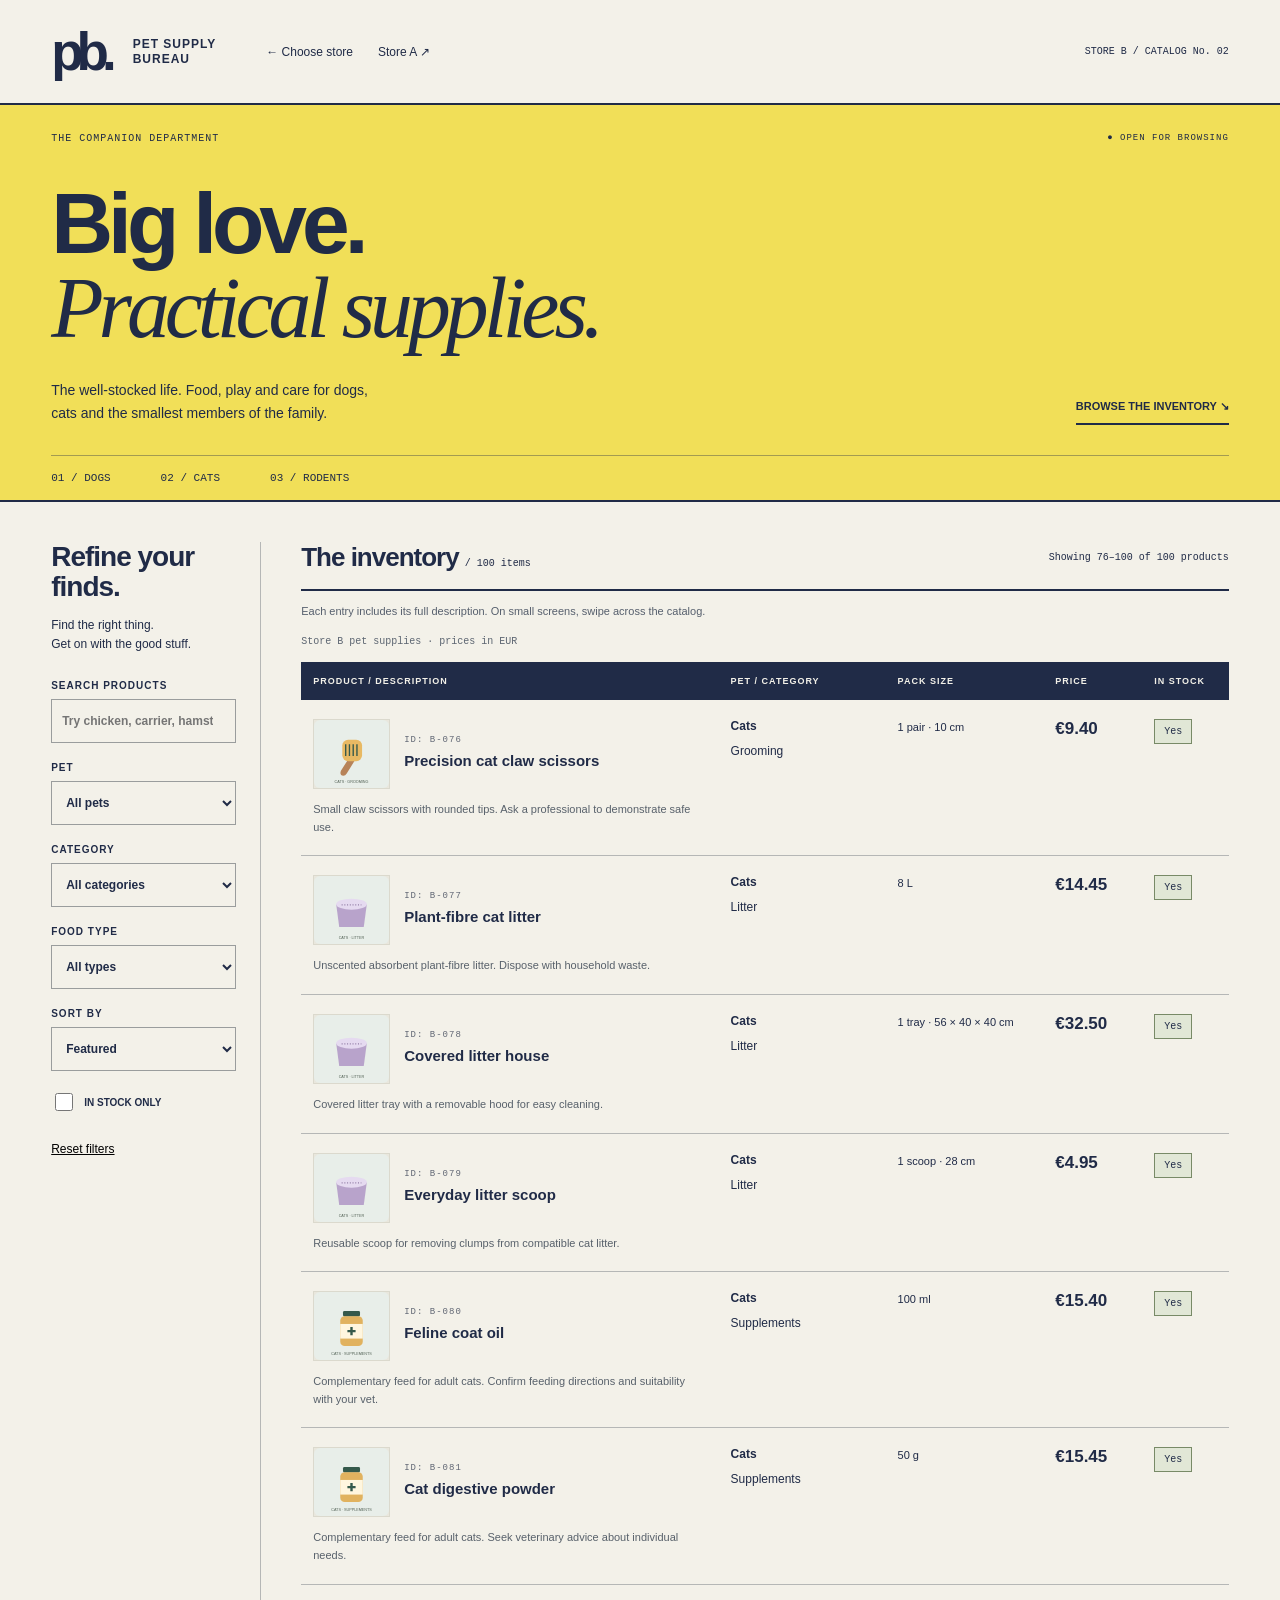
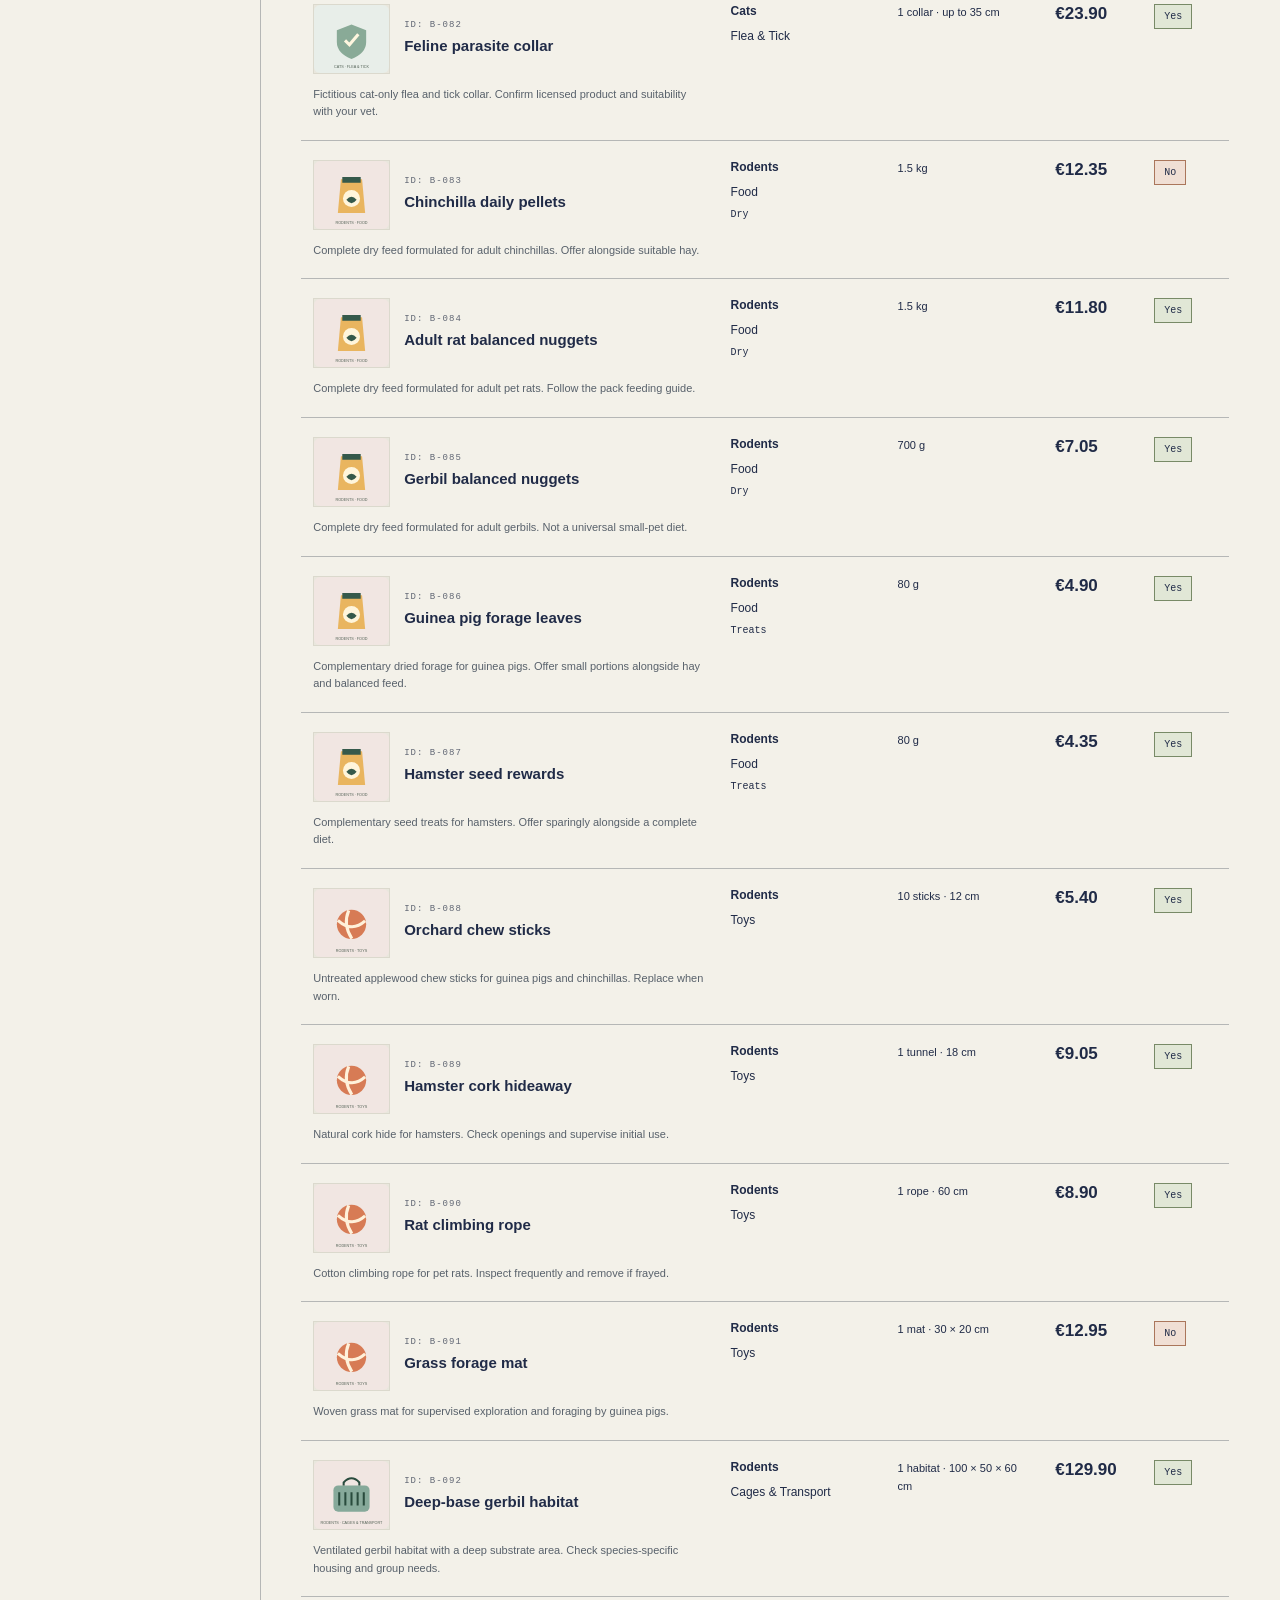
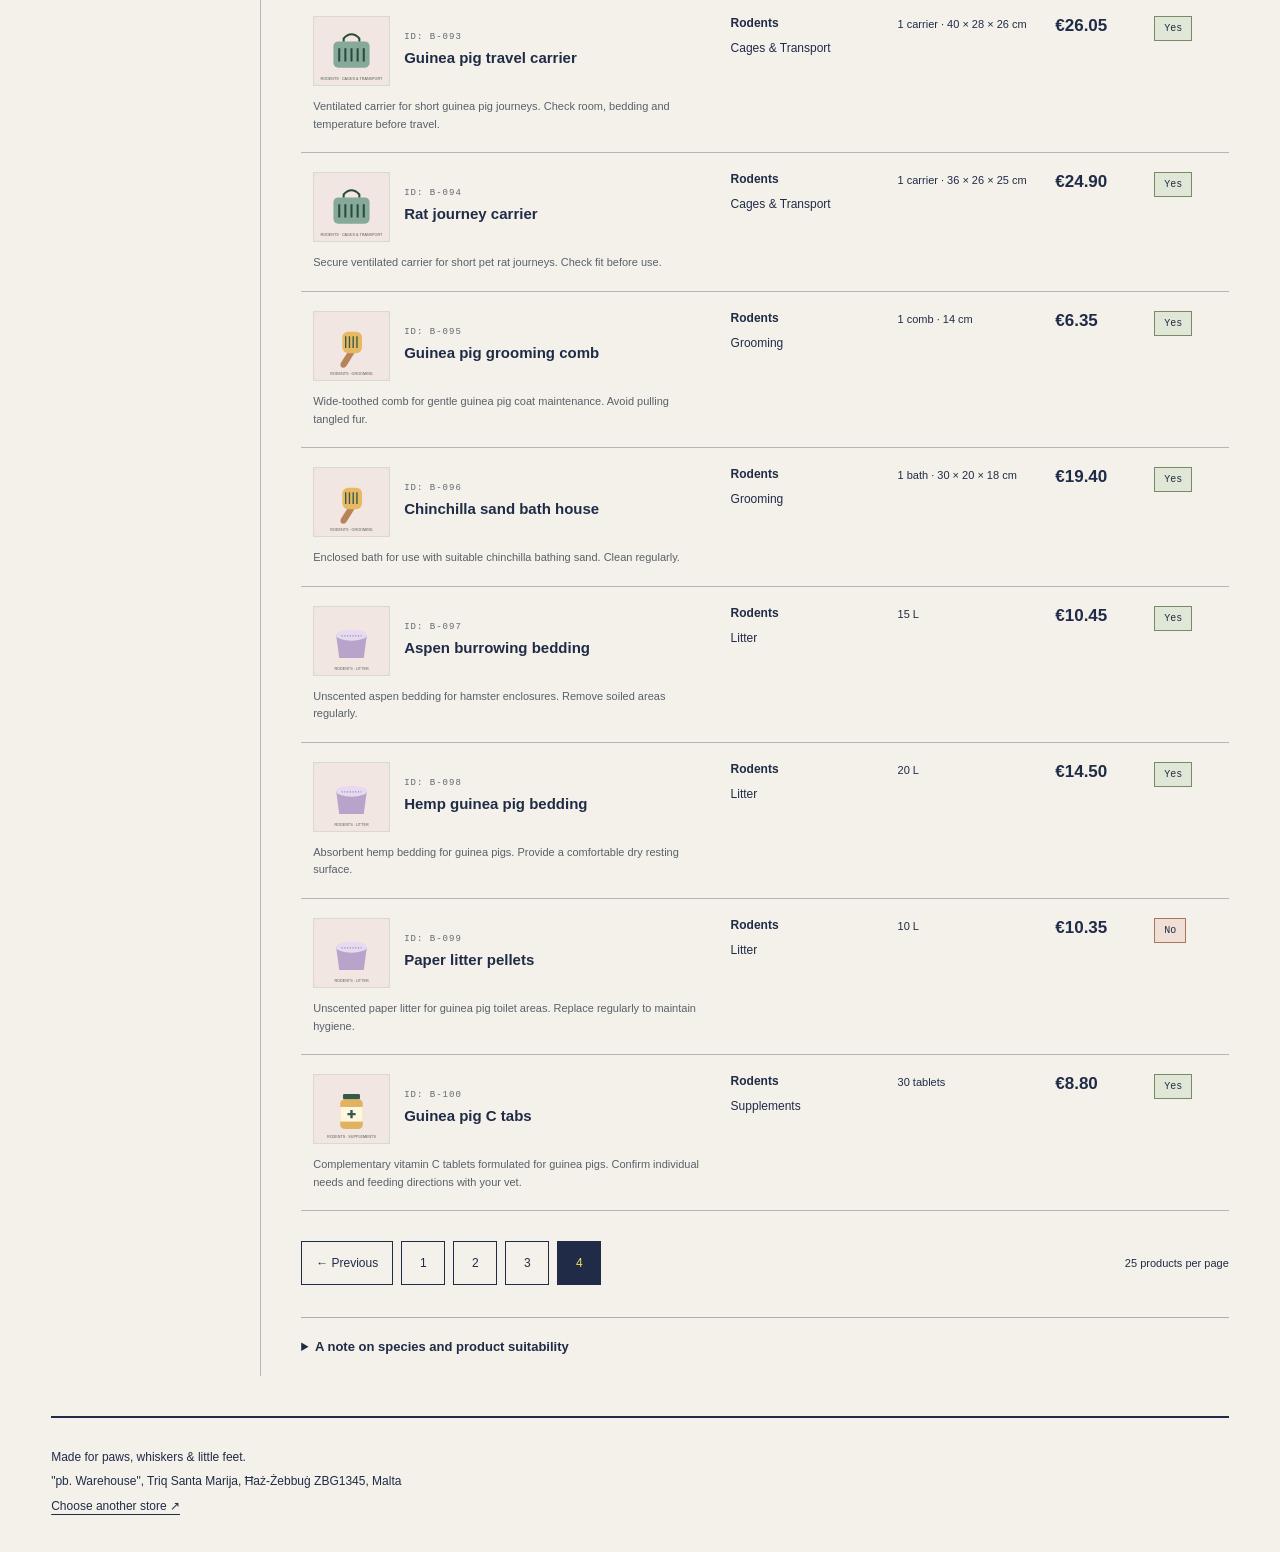
<file: store-b/page-4.html>
<!doctype html>
<html lang="en">

<head>
    <meta charset="utf-8">
    <meta name="viewport" content="width=device-width,initial-scale=1">
    <meta name="description" content="Store B — Pet Supply Bureau. Sample pet supplies for dogs, cats and rodents.">
    <title>Store B — Pet Supply Bureau | The Petshop Pair — Page 4 of 4</title>
    <link rel="icon" href="../assets/dogs-1.svg">
    <link rel="stylesheet" href="../assets/store-b.css">
</head>

<body><a class="skip" href="#inventory">Skip to inventory</a>
    <header class="bureau-header"><a class="brand" href="./index.html"><span class="brand-mark">pb.</span><span>PET
                SUPPLY<br>BUREAU</span></a>
        <nav aria-label="Main"><a href="../index.html">← Choose store</a><a href="../store-a/index.html">Store A ↗</a>
        </nav><span class="store-label">STORE B / CATALOG No. 02</span>
    </header>
    <main>
        <section class="bureau-hero">
            <div class="issue">THE COMPANION DEPARTMENT <span>● OPEN FOR BROWSING</span></div>
            <h1>Big love.<br><em>Practical supplies.</em></h1>
            <div class="hero-foot">
                <p>The well-stocked life. Food, play and care for dogs, cats and the smallest members of the family.</p>
                <a href="#inventory">BROWSE THE INVENTORY ↘</a>
            </div>
            <div class="pet-strip"><span>01 / DOGS</span><span>02 / CATS</span><span>03 / RODENTS</span></div>
        </section>
        <div class="inventory-layout">
            <aside>
                <h2>Refine your<br>finds.</h2>
                <p>Find the right thing.<br>Get on with the good stuff.</p>
                <form class="filters " role="search" aria-label="Filter products"><label>Search products<input
                            id="search" type="search"
                            placeholder="Try chicken, carrier, hamster…"></label><label>Pet<select id="pet">
                            <option value="">All pets</option>
                            <option>Dogs</option>
                            <option>Cats</option>
                            <option>Rodents</option>
                        </select></label><label>Category<select id="category">
                            <option value="">All categories</option>
                            <option>Food</option>
                            <option>Toys</option>
                            <option>Cages &amp; Transport</option>
                            <option>Grooming</option>
                            <option>Litter</option>
                            <option>Supplements</option>
                            <option>Flea &amp; Tick</option>
                        </select></label><label>Food type<select id="food">
                            <option value="">All types</option>
                            <option>Dry</option>
                            <option>Wet</option>
                            <option>Treats</option>
                        </select></label><label>Sort by<select id="sort">
                            <option value="default">Featured</option>
                            <option value="price-low">Price: low to high</option>
                            <option value="price-high">Price: high to low</option>
                            <option value="name">Name: A–Z</option>
                        </select></label><label class="stock-check"><input id="stock" type="checkbox"> In stock
                        only</label><button type="reset" class="reset">Reset filters</button></form>
            </aside>
            <section id="inventory" aria-label="Product inventory">
                <div class="inventory-title">
                    <h2>The inventory<span> / 100 items</span></h2><span id="count" role="status"
                        aria-live="polite">Showing 76–100 of 100 products</span>
                </div>
                <p class="table-hint">Each entry includes its full description. On small screens, swipe across the
                    catalog.</p>
                <p class="empty" hidden>No products match. Try a different search or reset the filters.</p>
                <div class="table-scroll" tabindex="0" role="region" aria-label="Scrollable inventory table">
                    <table>
                        <caption>Store B pet supplies · prices in EUR</caption>
                        <thead>
                            <tr>
                                <th scope="col">Product / description</th>
                                <th scope="col">Pet / category</th>
                                <th scope="col">Pack size</th>
                                <th scope="col">Price</th>
                                <th scope="col">In stock</th>
                            </tr>
                        </thead>
                        <tbody id="products" data-page="4">
                            <tr class="inventory-row" data-id="B-076" data-pet="Cats" data-category="Grooming"
                                data-food="" data-price="9.40" data-stock="yes">
                                <td>
                                    <div class="item-ident"><img src="../assets/cats-3.svg" width="88" height="80"
                                            loading="lazy"
                                            alt="Illustrated placeholder for Precision cat claw scissors">
                                        <div><span class="sku">ID: B-076</span>
                                            <h3>Precision cat claw scissors</h3>
                                        </div>
                                    </div>
                                    <p class="description">Small claw scissors with rounded tips. Ask a professional to
                                        demonstrate safe use.</p>
                                </td>
                                <td><strong>Cats</strong><span class="cell-category">Grooming</span></td>
                                <td class="pack-size">1 pair · 10 cm</td>
                                <td><data value="9.40">€9.40</data></td>
                                <td><span class="availability ">Yes</span></td>
                            </tr>
                            <tr class="inventory-row" data-id="B-077" data-pet="Cats" data-category="Litter"
                                data-food="" data-price="14.45" data-stock="yes">
                                <td>
                                    <div class="item-ident"><img src="../assets/cats-4.svg" width="88" height="80"
                                            loading="lazy" alt="Illustrated placeholder for Plant-fibre cat litter">
                                        <div><span class="sku">ID: B-077</span>
                                            <h3>Plant-fibre cat litter</h3>
                                        </div>
                                    </div>
                                    <p class="description">Unscented absorbent plant-fibre litter. Dispose with
                                        household waste.</p>
                                </td>
                                <td><strong>Cats</strong><span class="cell-category">Litter</span></td>
                                <td class="pack-size">8 L</td>
                                <td><data value="14.45">€14.45</data></td>
                                <td><span class="availability ">Yes</span></td>
                            </tr>
                            <tr class="inventory-row" data-id="B-078" data-pet="Cats" data-category="Litter"
                                data-food="" data-price="32.50" data-stock="yes">
                                <td>
                                    <div class="item-ident"><img src="../assets/cats-4.svg" width="88" height="80"
                                            loading="lazy" alt="Illustrated placeholder for Covered litter house">
                                        <div><span class="sku">ID: B-078</span>
                                            <h3>Covered litter house</h3>
                                        </div>
                                    </div>
                                    <p class="description">Covered litter tray with a removable hood for easy cleaning.
                                    </p>
                                </td>
                                <td><strong>Cats</strong><span class="cell-category">Litter</span></td>
                                <td class="pack-size">1 tray · 56 × 40 × 40 cm</td>
                                <td><data value="32.50">€32.50</data></td>
                                <td><span class="availability ">Yes</span></td>
                            </tr>
                            <tr class="inventory-row" data-id="B-079" data-pet="Cats" data-category="Litter"
                                data-food="" data-price="4.95" data-stock="yes">
                                <td>
                                    <div class="item-ident"><img src="../assets/cats-4.svg" width="88" height="80"
                                            loading="lazy" alt="Illustrated placeholder for Everyday litter scoop">
                                        <div><span class="sku">ID: B-079</span>
                                            <h3>Everyday litter scoop</h3>
                                        </div>
                                    </div>
                                    <p class="description">Reusable scoop for removing clumps from compatible cat
                                        litter.</p>
                                </td>
                                <td><strong>Cats</strong><span class="cell-category">Litter</span></td>
                                <td class="pack-size">1 scoop · 28 cm</td>
                                <td><data value="4.95">€4.95</data></td>
                                <td><span class="availability ">Yes</span></td>
                            </tr>
                            <tr class="inventory-row" data-id="B-080" data-pet="Cats" data-category="Supplements"
                                data-food="" data-price="15.40" data-stock="yes">
                                <td>
                                    <div class="item-ident"><img src="../assets/cats-5.svg" width="88" height="80"
                                            loading="lazy" alt="Illustrated placeholder for Feline coat oil">
                                        <div><span class="sku">ID: B-080</span>
                                            <h3>Feline coat oil</h3>
                                        </div>
                                    </div>
                                    <p class="description">Complementary feed for adult cats. Confirm feeding directions
                                        and suitability with your vet.</p>
                                </td>
                                <td><strong>Cats</strong><span class="cell-category">Supplements</span></td>
                                <td class="pack-size">100 ml</td>
                                <td><data value="15.40">€15.40</data></td>
                                <td><span class="availability ">Yes</span></td>
                            </tr>
                            <tr class="inventory-row" data-id="B-081" data-pet="Cats" data-category="Supplements"
                                data-food="" data-price="15.45" data-stock="yes">
                                <td>
                                    <div class="item-ident"><img src="../assets/cats-5.svg" width="88" height="80"
                                            loading="lazy" alt="Illustrated placeholder for Cat digestive powder">
                                        <div><span class="sku">ID: B-081</span>
                                            <h3>Cat digestive powder</h3>
                                        </div>
                                    </div>
                                    <p class="description">Complementary feed for adult cats. Seek veterinary advice
                                        about individual needs.</p>
                                </td>
                                <td><strong>Cats</strong><span class="cell-category">Supplements</span></td>
                                <td class="pack-size">50 g</td>
                                <td><data value="15.45">€15.45</data></td>
                                <td><span class="availability ">Yes</span></td>
                            </tr>
                            <tr class="inventory-row" data-id="B-082" data-pet="Cats" data-category="Flea &amp; Tick"
                                data-food="" data-price="23.90" data-stock="yes">
                                <td>
                                    <div class="item-ident"><img src="../assets/cats-6.svg" width="88" height="80"
                                            loading="lazy" alt="Illustrated placeholder for Feline parasite collar">
                                        <div><span class="sku">ID: B-082</span>
                                            <h3>Feline parasite collar</h3>
                                        </div>
                                    </div>
                                    <p class="description">Fictitious cat-only flea and tick collar. Confirm licensed
                                        product and suitability with your vet.</p>
                                </td>
                                <td><strong>Cats</strong><span class="cell-category">Flea &amp; Tick</span></td>
                                <td class="pack-size">1 collar · up to 35 cm</td>
                                <td><data value="23.90">€23.90</data></td>
                                <td><span class="availability ">Yes</span></td>
                            </tr>
                            <tr class="inventory-row" data-id="B-083" data-pet="Rodents" data-category="Food"
                                data-food="Dry" data-price="12.35" data-stock="no">
                                <td>
                                    <div class="item-ident"><img src="../assets/rodents-0.svg" width="88" height="80"
                                            loading="lazy" alt="Illustrated placeholder for Chinchilla daily pellets">
                                        <div><span class="sku">ID: B-083</span>
                                            <h3>Chinchilla daily pellets</h3>
                                        </div>
                                    </div>
                                    <p class="description">Complete dry feed formulated for adult chinchillas. Offer
                                        alongside suitable hay.</p>
                                </td>
                                <td><strong>Rodents</strong><span class="cell-category">Food</span><small>Dry</small>
                                </td>
                                <td class="pack-size">1.5 kg</td>
                                <td><data value="12.35">€12.35</data></td>
                                <td><span class="availability sold">No</span></td>
                            </tr>
                            <tr class="inventory-row" data-id="B-084" data-pet="Rodents" data-category="Food"
                                data-food="Dry" data-price="11.80" data-stock="yes">
                                <td>
                                    <div class="item-ident"><img src="../assets/rodents-0.svg" width="88" height="80"
                                            loading="lazy" alt="Illustrated placeholder for Adult rat balanced nuggets">
                                        <div><span class="sku">ID: B-084</span>
                                            <h3>Adult rat balanced nuggets</h3>
                                        </div>
                                    </div>
                                    <p class="description">Complete dry feed formulated for adult pet rats. Follow the
                                        pack feeding guide.</p>
                                </td>
                                <td><strong>Rodents</strong><span class="cell-category">Food</span><small>Dry</small>
                                </td>
                                <td class="pack-size">1.5 kg</td>
                                <td><data value="11.80">€11.80</data></td>
                                <td><span class="availability ">Yes</span></td>
                            </tr>
                            <tr class="inventory-row" data-id="B-085" data-pet="Rodents" data-category="Food"
                                data-food="Dry" data-price="7.05" data-stock="yes">
                                <td>
                                    <div class="item-ident"><img src="../assets/rodents-0.svg" width="88" height="80"
                                            loading="lazy" alt="Illustrated placeholder for Gerbil balanced nuggets">
                                        <div><span class="sku">ID: B-085</span>
                                            <h3>Gerbil balanced nuggets</h3>
                                        </div>
                                    </div>
                                    <p class="description">Complete dry feed formulated for adult gerbils. Not a
                                        universal small-pet diet.</p>
                                </td>
                                <td><strong>Rodents</strong><span class="cell-category">Food</span><small>Dry</small>
                                </td>
                                <td class="pack-size">700 g</td>
                                <td><data value="7.05">€7.05</data></td>
                                <td><span class="availability ">Yes</span></td>
                            </tr>
                            <tr class="inventory-row" data-id="B-086" data-pet="Rodents" data-category="Food"
                                data-food="Treats" data-price="4.90" data-stock="yes">
                                <td>
                                    <div class="item-ident"><img src="../assets/rodents-0.svg" width="88" height="80"
                                            loading="lazy" alt="Illustrated placeholder for Guinea pig forage leaves">
                                        <div><span class="sku">ID: B-086</span>
                                            <h3>Guinea pig forage leaves</h3>
                                        </div>
                                    </div>
                                    <p class="description">Complementary dried forage for guinea pigs. Offer small
                                        portions alongside hay and balanced feed.</p>
                                </td>
                                <td><strong>Rodents</strong><span class="cell-category">Food</span><small>Treats</small>
                                </td>
                                <td class="pack-size">80 g</td>
                                <td><data value="4.90">€4.90</data></td>
                                <td><span class="availability ">Yes</span></td>
                            </tr>
                            <tr class="inventory-row" data-id="B-087" data-pet="Rodents" data-category="Food"
                                data-food="Treats" data-price="4.35" data-stock="yes">
                                <td>
                                    <div class="item-ident"><img src="../assets/rodents-0.svg" width="88" height="80"
                                            loading="lazy" alt="Illustrated placeholder for Hamster seed rewards">
                                        <div><span class="sku">ID: B-087</span>
                                            <h3>Hamster seed rewards</h3>
                                        </div>
                                    </div>
                                    <p class="description">Complementary seed treats for hamsters. Offer sparingly
                                        alongside a complete diet.</p>
                                </td>
                                <td><strong>Rodents</strong><span class="cell-category">Food</span><small>Treats</small>
                                </td>
                                <td class="pack-size">80 g</td>
                                <td><data value="4.35">€4.35</data></td>
                                <td><span class="availability ">Yes</span></td>
                            </tr>
                            <tr class="inventory-row" data-id="B-088" data-pet="Rodents" data-category="Toys"
                                data-food="" data-price="5.40" data-stock="yes">
                                <td>
                                    <div class="item-ident"><img src="../assets/rodents-1.svg" width="88" height="80"
                                            loading="lazy" alt="Illustrated placeholder for Orchard chew sticks">
                                        <div><span class="sku">ID: B-088</span>
                                            <h3>Orchard chew sticks</h3>
                                        </div>
                                    </div>
                                    <p class="description">Untreated applewood chew sticks for guinea pigs and
                                        chinchillas. Replace when worn.</p>
                                </td>
                                <td><strong>Rodents</strong><span class="cell-category">Toys</span></td>
                                <td class="pack-size">10 sticks · 12 cm</td>
                                <td><data value="5.40">€5.40</data></td>
                                <td><span class="availability ">Yes</span></td>
                            </tr>
                            <tr class="inventory-row" data-id="B-089" data-pet="Rodents" data-category="Toys"
                                data-food="" data-price="9.05" data-stock="yes">
                                <td>
                                    <div class="item-ident"><img src="../assets/rodents-1.svg" width="88" height="80"
                                            loading="lazy" alt="Illustrated placeholder for Hamster cork hideaway">
                                        <div><span class="sku">ID: B-089</span>
                                            <h3>Hamster cork hideaway</h3>
                                        </div>
                                    </div>
                                    <p class="description">Natural cork hide for hamsters. Check openings and supervise
                                        initial use.</p>
                                </td>
                                <td><strong>Rodents</strong><span class="cell-category">Toys</span></td>
                                <td class="pack-size">1 tunnel · 18 cm</td>
                                <td><data value="9.05">€9.05</data></td>
                                <td><span class="availability ">Yes</span></td>
                            </tr>
                            <tr class="inventory-row" data-id="B-090" data-pet="Rodents" data-category="Toys"
                                data-food="" data-price="8.90" data-stock="yes">
                                <td>
                                    <div class="item-ident"><img src="../assets/rodents-1.svg" width="88" height="80"
                                            loading="lazy" alt="Illustrated placeholder for Rat climbing rope">
                                        <div><span class="sku">ID: B-090</span>
                                            <h3>Rat climbing rope</h3>
                                        </div>
                                    </div>
                                    <p class="description">Cotton climbing rope for pet rats. Inspect frequently and
                                        remove if frayed.</p>
                                </td>
                                <td><strong>Rodents</strong><span class="cell-category">Toys</span></td>
                                <td class="pack-size">1 rope · 60 cm</td>
                                <td><data value="8.90">€8.90</data></td>
                                <td><span class="availability ">Yes</span></td>
                            </tr>
                            <tr class="inventory-row" data-id="B-091" data-pet="Rodents" data-category="Toys"
                                data-food="" data-price="12.95" data-stock="no">
                                <td>
                                    <div class="item-ident"><img src="../assets/rodents-1.svg" width="88" height="80"
                                            loading="lazy" alt="Illustrated placeholder for Grass forage mat">
                                        <div><span class="sku">ID: B-091</span>
                                            <h3>Grass forage mat</h3>
                                        </div>
                                    </div>
                                    <p class="description">Woven grass mat for supervised exploration and foraging by
                                        guinea pigs.</p>
                                </td>
                                <td><strong>Rodents</strong><span class="cell-category">Toys</span></td>
                                <td class="pack-size">1 mat · 30 × 20 cm</td>
                                <td><data value="12.95">€12.95</data></td>
                                <td><span class="availability sold">No</span></td>
                            </tr>
                            <tr class="inventory-row" data-id="B-092" data-pet="Rodents"
                                data-category="Cages &amp; Transport" data-food="" data-price="129.90" data-stock="yes">
                                <td>
                                    <div class="item-ident"><img src="../assets/rodents-2.svg" width="88" height="80"
                                            loading="lazy" alt="Illustrated placeholder for Deep-base gerbil habitat">
                                        <div><span class="sku">ID: B-092</span>
                                            <h3>Deep-base gerbil habitat</h3>
                                        </div>
                                    </div>
                                    <p class="description">Ventilated gerbil habitat with a deep substrate area. Check
                                        species-specific housing and group needs.</p>
                                </td>
                                <td><strong>Rodents</strong><span class="cell-category">Cages &amp; Transport</span>
                                </td>
                                <td class="pack-size">1 habitat · 100 × 50 × 60 cm</td>
                                <td><data value="129.90">€129.90</data></td>
                                <td><span class="availability ">Yes</span></td>
                            </tr>
                            <tr class="inventory-row" data-id="B-093" data-pet="Rodents"
                                data-category="Cages &amp; Transport" data-food="" data-price="26.05" data-stock="yes">
                                <td>
                                    <div class="item-ident"><img src="../assets/rodents-2.svg" width="88" height="80"
                                            loading="lazy" alt="Illustrated placeholder for Guinea pig travel carrier">
                                        <div><span class="sku">ID: B-093</span>
                                            <h3>Guinea pig travel carrier</h3>
                                        </div>
                                    </div>
                                    <p class="description">Ventilated carrier for short guinea pig journeys. Check room,
                                        bedding and temperature before travel.</p>
                                </td>
                                <td><strong>Rodents</strong><span class="cell-category">Cages &amp; Transport</span>
                                </td>
                                <td class="pack-size">1 carrier · 40 × 28 × 26 cm</td>
                                <td><data value="26.05">€26.05</data></td>
                                <td><span class="availability ">Yes</span></td>
                            </tr>
                            <tr class="inventory-row" data-id="B-094" data-pet="Rodents"
                                data-category="Cages &amp; Transport" data-food="" data-price="24.90" data-stock="yes">
                                <td>
                                    <div class="item-ident"><img src="../assets/rodents-2.svg" width="88" height="80"
                                            loading="lazy" alt="Illustrated placeholder for Rat journey carrier">
                                        <div><span class="sku">ID: B-094</span>
                                            <h3>Rat journey carrier</h3>
                                        </div>
                                    </div>
                                    <p class="description">Secure ventilated carrier for short pet rat journeys. Check
                                        fit before use.</p>
                                </td>
                                <td><strong>Rodents</strong><span class="cell-category">Cages &amp; Transport</span>
                                </td>
                                <td class="pack-size">1 carrier · 36 × 26 × 25 cm</td>
                                <td><data value="24.90">€24.90</data></td>
                                <td><span class="availability ">Yes</span></td>
                            </tr>
                            <tr class="inventory-row" data-id="B-095" data-pet="Rodents" data-category="Grooming"
                                data-food="" data-price="6.35" data-stock="yes">
                                <td>
                                    <div class="item-ident"><img src="../assets/rodents-3.svg" width="88" height="80"
                                            loading="lazy" alt="Illustrated placeholder for Guinea pig grooming comb">
                                        <div><span class="sku">ID: B-095</span>
                                            <h3>Guinea pig grooming comb</h3>
                                        </div>
                                    </div>
                                    <p class="description">Wide-toothed comb for gentle guinea pig coat maintenance.
                                        Avoid pulling tangled fur.</p>
                                </td>
                                <td><strong>Rodents</strong><span class="cell-category">Grooming</span></td>
                                <td class="pack-size">1 comb · 14 cm</td>
                                <td><data value="6.35">€6.35</data></td>
                                <td><span class="availability ">Yes</span></td>
                            </tr>
                            <tr class="inventory-row" data-id="B-096" data-pet="Rodents" data-category="Grooming"
                                data-food="" data-price="19.40" data-stock="yes">
                                <td>
                                    <div class="item-ident"><img src="../assets/rodents-3.svg" width="88" height="80"
                                            loading="lazy" alt="Illustrated placeholder for Chinchilla sand bath house">
                                        <div><span class="sku">ID: B-096</span>
                                            <h3>Chinchilla sand bath house</h3>
                                        </div>
                                    </div>
                                    <p class="description">Enclosed bath for use with suitable chinchilla bathing sand.
                                        Clean regularly.</p>
                                </td>
                                <td><strong>Rodents</strong><span class="cell-category">Grooming</span></td>
                                <td class="pack-size">1 bath · 30 × 20 × 18 cm</td>
                                <td><data value="19.40">€19.40</data></td>
                                <td><span class="availability ">Yes</span></td>
                            </tr>
                            <tr class="inventory-row" data-id="B-097" data-pet="Rodents" data-category="Litter"
                                data-food="" data-price="10.45" data-stock="yes">
                                <td>
                                    <div class="item-ident"><img src="../assets/rodents-4.svg" width="88" height="80"
                                            loading="lazy" alt="Illustrated placeholder for Aspen burrowing bedding">
                                        <div><span class="sku">ID: B-097</span>
                                            <h3>Aspen burrowing bedding</h3>
                                        </div>
                                    </div>
                                    <p class="description">Unscented aspen bedding for hamster enclosures. Remove soiled
                                        areas regularly.</p>
                                </td>
                                <td><strong>Rodents</strong><span class="cell-category">Litter</span></td>
                                <td class="pack-size">15 L</td>
                                <td><data value="10.45">€10.45</data></td>
                                <td><span class="availability ">Yes</span></td>
                            </tr>
                            <tr class="inventory-row" data-id="B-098" data-pet="Rodents" data-category="Litter"
                                data-food="" data-price="14.50" data-stock="yes">
                                <td>
                                    <div class="item-ident"><img src="../assets/rodents-4.svg" width="88" height="80"
                                            loading="lazy" alt="Illustrated placeholder for Hemp guinea pig bedding">
                                        <div><span class="sku">ID: B-098</span>
                                            <h3>Hemp guinea pig bedding</h3>
                                        </div>
                                    </div>
                                    <p class="description">Absorbent hemp bedding for guinea pigs. Provide a comfortable
                                        dry resting surface.</p>
                                </td>
                                <td><strong>Rodents</strong><span class="cell-category">Litter</span></td>
                                <td class="pack-size">20 L</td>
                                <td><data value="14.50">€14.50</data></td>
                                <td><span class="availability ">Yes</span></td>
                            </tr>
                            <tr class="inventory-row" data-id="B-099" data-pet="Rodents" data-category="Litter"
                                data-food="" data-price="10.35" data-stock="no">
                                <td>
                                    <div class="item-ident"><img src="../assets/rodents-4.svg" width="88" height="80"
                                            loading="lazy" alt="Illustrated placeholder for Paper litter pellets">
                                        <div><span class="sku">ID: B-099</span>
                                            <h3>Paper litter pellets</h3>
                                        </div>
                                    </div>
                                    <p class="description">Unscented paper litter for guinea pig toilet areas. Replace
                                        regularly to maintain hygiene.</p>
                                </td>
                                <td><strong>Rodents</strong><span class="cell-category">Litter</span></td>
                                <td class="pack-size">10 L</td>
                                <td><data value="10.35">€10.35</data></td>
                                <td><span class="availability sold">No</span></td>
                            </tr>
                            <tr class="inventory-row" data-id="B-100" data-pet="Rodents" data-category="Supplements"
                                data-food="" data-price="8.80" data-stock="yes">
                                <td>
                                    <div class="item-ident"><img src="../assets/rodents-5.svg" width="88" height="80"
                                            loading="lazy" alt="Illustrated placeholder for Guinea pig C tabs">
                                        <div><span class="sku">ID: B-100</span>
                                            <h3>Guinea pig C tabs</h3>
                                        </div>
                                    </div>
                                    <p class="description">Complementary vitamin C tablets formulated for guinea pigs.
                                        Confirm individual needs and feeding directions with your vet.</p>
                                </td>
                                <td><strong>Rodents</strong><span class="cell-category">Supplements</span></td>
                                <td class="pack-size">30 tablets</td>
                                <td><data value="8.80">€8.80</data></td>
                                <td><span class="availability ">Yes</span></td>
                            </tr>
                        </tbody>
                    </table>
                </div>
                <nav class="pagination" aria-label="Catalog pages"><a href="page-3.html">← Previous</a><a
                        href="index.html">1</a><a href="page-2.html">2</a><a href="page-3.html">3</a><a
                        href="page-4.html" aria-current="page">4</a><span>25 products per page</span></nav>
                <details class="care-note">
                    <summary>A note on species and product suitability</summary>
                    <p>Rodent food and care are species-specific: read each description. Wet food and flea/tick products
                        are intentionally omitted for rodents; consult an exotic-pet vet about parasite care. Dogs use
                        training pads in the litter category. All products and prices are fictional samples;
                        illustrations are placeholders. Treatment and supplement listings are examples, not
                        recommendations.</p>
                </details>
            </section>
        </div>
    </main>
    <footer>
        <p>Made for paws, whiskers & little feet.</p>
        <p>"pb. Warehouse", Triq Santa Marija, Ħaż-Żebbuġ ZBG1345, Malta</p>
        <a href="../index.html">Choose another store ↗</a>
    </footer>
    <script src="../assets/catalog.js" defer></script>
    <script id="catalog-rows"
        type="application/json">["\u003ctr class=\"inventory-row\" data-id=\"B-001\" data-pet=\"Dogs\" data-category=\"Food\" data-food=\"Dry\" data-price=\"16.45\" data-stock=\"yes\">\u003ctd>\u003cdiv class=\"item-ident\">\u003cimg src=\"../assets/dogs-0.svg\" width=\"88\" height=\"80\" loading=\"lazy\" alt=\"Illustrated placeholder for Valley turkey kibble\">\u003cdiv>\u003cspan class=\"sku\">ID: B-001\u003c/span>\u003ch3>Valley turkey kibble\u003c/h3>\u003c/div>\u003c/div>\u003cp class=\"description\">Complete dry food for adult dogs, with turkey and rice.\u003c/p>\u003c/td>\u003ctd>\u003cstrong>Dogs\u003c/strong>\u003cspan class=\"cell-category\">Food\u003c/span>\u003csmall>Dry\u003c/small>\u003c/td>\u003ctd class=\"pack-size\">2 kg\u003c/td>\u003ctd>\u003cdata value=\"16.45\">€16.45\u003c/data>\u003c/td>\u003ctd>\u003cspan class=\"availability \">Yes\u003c/span>\u003c/td>\u003c/tr>","\u003ctr class=\"inventory-row\" data-id=\"B-002\" data-pet=\"Dogs\" data-category=\"Food\" data-food=\"Wet\" data-price=\"14.50\" data-stock=\"yes\">\u003ctd>\u003cdiv class=\"item-ident\">\u003cimg src=\"../assets/dogs-0.svg\" width=\"88\" height=\"80\" loading=\"lazy\" alt=\"Illustrated placeholder for Country beef supper\">\u003cdiv>\u003cspan class=\"sku\">ID: B-002\u003c/span>\u003ch3>Country beef supper\u003c/h3>\u003c/div>\u003c/div>\u003cp class=\"description\">Complete wet food for adult dogs, served in individual tins.\u003c/p>\u003c/td>\u003ctd>\u003cstrong>Dogs\u003c/strong>\u003cspan class=\"cell-category\">Food\u003c/span>\u003csmall>Wet\u003c/small>\u003c/td>\u003ctd class=\"pack-size\">6 × 400 g\u003c/td>\u003ctd>\u003cdata value=\"14.50\">€14.50\u003c/data>\u003c/td>\u003ctd>\u003cspan class=\"availability \">Yes\u003c/span>\u003c/td>\u003c/tr>","\u003ctr class=\"inventory-row\" data-id=\"B-003\" data-pet=\"Dogs\" data-category=\"Food\" data-food=\"Treats\" data-price=\"5.25\" data-stock=\"no\">\u003ctd>\u003cdiv class=\"item-ident\">\u003cimg src=\"../assets/dogs-0.svg\" width=\"88\" height=\"80\" loading=\"lazy\" alt=\"Illustrated placeholder for Apple training bites\">\u003cdiv>\u003cspan class=\"sku\">ID: B-003\u003c/span>\u003ch3>Apple training bites\u003c/h3>\u003c/div>\u003c/div>\u003cp class=\"description\">Small complementary treats for adult dogs. Feed in moderation.\u003c/p>\u003c/td>\u003ctd>\u003cstrong>Dogs\u003c/strong>\u003cspan class=\"cell-category\">Food\u003c/span>\u003csmall>Treats\u003c/small>\u003c/td>\u003ctd class=\"pack-size\">150 g\u003c/td>\u003ctd>\u003cdata value=\"5.25\">€5.25\u003c/data>\u003c/td>\u003ctd>\u003cspan class=\"availability sold\">No\u003c/span>\u003c/td>\u003c/tr>","\u003ctr class=\"inventory-row\" data-id=\"B-004\" data-pet=\"Dogs\" data-category=\"Toys\" data-food=\"\" data-price=\"8.40\" data-stock=\"yes\">\u003ctd>\u003cdiv class=\"item-ident\">\u003cimg src=\"../assets/dogs-1.svg\" width=\"88\" height=\"80\" loading=\"lazy\" alt=\"Illustrated placeholder for Knot &amp; pull rope\">\u003cdiv>\u003cspan class=\"sku\">ID: B-004\u003c/span>\u003ch3>Knot &amp; pull rope\u003c/h3>\u003c/div>\u003c/div>\u003cp class=\"description\">Braided cotton rope for supervised tug and fetch games.\u003c/p>\u003c/td>\u003ctd>\u003cstrong>Dogs\u003c/strong>\u003cspan class=\"cell-category\">Toys\u003c/span>\u003c/td>\u003ctd class=\"pack-size\">1 toy · 30 cm\u003c/td>\u003ctd>\u003cdata value=\"8.40\">€8.40\u003c/data>\u003c/td>\u003ctd>\u003cspan class=\"availability \">Yes\u003c/span>\u003c/td>\u003c/tr>","\u003ctr class=\"inventory-row\" data-id=\"B-005\" data-pet=\"Dogs\" data-category=\"Toys\" data-food=\"\" data-price=\"5.75\" data-stock=\"yes\">\u003ctd>\u003cdiv class=\"item-ident\">\u003cimg src=\"../assets/dogs-1.svg\" width=\"88\" height=\"80\" loading=\"lazy\" alt=\"Illustrated placeholder for Bounce rubber ball\">\u003cdiv>\u003cspan class=\"sku\">ID: B-005\u003c/span>\u003ch3>Bounce rubber ball\u003c/h3>\u003c/div>\u003c/div>\u003cp class=\"description\">Textured rubber ball for supervised play. Remove if damaged.\u003c/p>\u003c/td>\u003ctd>\u003cstrong>Dogs\u003c/strong>\u003cspan class=\"cell-category\">Toys\u003c/span>\u003c/td>\u003ctd class=\"pack-size\">1 ball · 7 cm\u003c/td>\u003ctd>\u003cdata value=\"5.75\">€5.75\u003c/data>\u003c/td>\u003ctd>\u003cspan class=\"availability \">Yes\u003c/span>\u003c/td>\u003c/tr>","\u003ctr class=\"inventory-row\" data-id=\"B-006\" data-pet=\"Dogs\" data-category=\"Cages &amp; Transport\" data-food=\"\" data-price=\"69.00\" data-stock=\"yes\">\u003ctd>\u003cdiv class=\"item-ident\">\u003cimg src=\"../assets/dogs-2.svg\" width=\"88\" height=\"80\" loading=\"lazy\" alt=\"Illustrated placeholder for Trail travel crate\">\u003cdiv>\u003cspan class=\"sku\">ID: B-006\u003c/span>\u003ch3>Trail travel crate\u003c/h3>\u003c/div>\u003c/div>\u003cp class=\"description\">Folding ventilated crate with a removable tray. Measure your dog before choosing.\u003c/p>\u003c/td>\u003ctd>\u003cstrong>Dogs\u003c/strong>\u003cspan class=\"cell-category\">Cages &amp; Transport\u003c/span>\u003c/td>\u003ctd class=\"pack-size\">1 crate · 76 × 48 × 53 cm\u003c/td>\u003ctd>\u003cdata value=\"69.00\">€69.00\u003c/data>\u003c/td>\u003ctd>\u003cspan class=\"availability \">Yes\u003c/span>\u003c/td>\u003c/tr>","\u003ctr class=\"inventory-row\" data-id=\"B-007\" data-pet=\"Dogs\" data-category=\"Cages &amp; Transport\" data-food=\"\" data-price=\"40.35\" data-stock=\"yes\">\u003ctd>\u003cdiv class=\"item-ident\">\u003cimg src=\"../assets/dogs-2.svg\" width=\"88\" height=\"80\" loading=\"lazy\" alt=\"Illustrated placeholder for Weekend soft carrier\">\u003cdiv>\u003cspan class=\"sku\">ID: B-007\u003c/span>\u003ch3>Weekend soft carrier\u003c/h3>\u003c/div>\u003c/div>\u003cp class=\"description\">Ventilated soft carrier for small dogs. Maximum recommended load: 8 kg.\u003c/p>\u003c/td>\u003ctd>\u003cstrong>Dogs\u003c/strong>\u003cspan class=\"cell-category\">Cages &amp; Transport\u003c/span>\u003c/td>\u003ctd class=\"pack-size\">1 carrier · 50 × 30 × 30 cm\u003c/td>\u003ctd>\u003cdata value=\"40.35\">€40.35\u003c/data>\u003c/td>\u003ctd>\u003cspan class=\"availability \">Yes\u003c/span>\u003c/td>\u003c/tr>","\u003ctr class=\"inventory-row\" data-id=\"B-008\" data-pet=\"Dogs\" data-category=\"Grooming\" data-food=\"\" data-price=\"10.40\" data-stock=\"yes\">\u003ctd>\u003cdiv class=\"item-ident\">\u003cimg src=\"../assets/dogs-3.svg\" width=\"88\" height=\"80\" loading=\"lazy\" alt=\"Illustrated placeholder for Gentle oat shampoo\">\u003cdiv>\u003cspan class=\"sku\">ID: B-008\u003c/span>\u003ch3>Gentle oat shampoo\u003c/h3>\u003c/div>\u003c/div>\u003cp class=\"description\">Rinse-off coat shampoo for dogs. Avoid eyes and follow the label.\u003c/p>\u003c/td>\u003ctd>\u003cstrong>Dogs\u003c/strong>\u003cspan class=\"cell-category\">Grooming\u003c/span>\u003c/td>\u003ctd class=\"pack-size\">250 ml\u003c/td>\u003ctd>\u003cdata value=\"10.40\">€10.40\u003c/data>\u003c/td>\u003ctd>\u003cspan class=\"availability \">Yes\u003c/span>\u003c/td>\u003c/tr>","\u003ctr class=\"inventory-row\" data-id=\"B-009\" data-pet=\"Dogs\" data-category=\"Grooming\" data-food=\"\" data-price=\"10.45\" data-stock=\"yes\">\u003ctd>\u003cdiv class=\"item-ident\">\u003cimg src=\"../assets/dogs-3.svg\" width=\"88\" height=\"80\" loading=\"lazy\" alt=\"Illustrated placeholder for Everyday slicker brush\">\u003cdiv>\u003cspan class=\"sku\">ID: B-009\u003c/span>\u003ch3>Everyday slicker brush\u003c/h3>\u003c/div>\u003c/div>\u003cp class=\"description\">Rounded-tip brush for routine coat maintenance. Brush gently.\u003c/p>\u003c/td>\u003ctd>\u003cstrong>Dogs\u003c/strong>\u003cspan class=\"cell-category\">Grooming\u003c/span>\u003c/td>\u003ctd class=\"pack-size\">1 brush · medium\u003c/td>\u003ctd>\u003cdata value=\"10.45\">€10.45\u003c/data>\u003c/td>\u003ctd>\u003cspan class=\"availability \">Yes\u003c/span>\u003c/td>\u003c/tr>","\u003ctr class=\"inventory-row\" data-id=\"B-010\" data-pet=\"Dogs\" data-category=\"Litter\" data-food=\"\" data-price=\"12.90\" data-stock=\"yes\">\u003ctd>\u003cdiv class=\"item-ident\">\u003cimg src=\"../assets/dogs-4.svg\" width=\"88\" height=\"80\" loading=\"lazy\" alt=\"Illustrated placeholder for Stay-dry training pads\">\u003cdiv>\u003cspan class=\"sku\">ID: B-010\u003c/span>\u003ch3>Stay-dry training pads\u003c/h3>\u003c/div>\u003c/div>\u003cp class=\"description\">Absorbent disposable pads for indoor toilet training.\u003c/p>\u003c/td>\u003ctd>\u003cstrong>Dogs\u003c/strong>\u003cspan class=\"cell-category\">Litter\u003c/span>\u003c/td>\u003ctd class=\"pack-size\">30 pads · 60 × 60 cm\u003c/td>\u003ctd>\u003cdata value=\"12.90\">€12.90\u003c/data>\u003c/td>\u003ctd>\u003cspan class=\"availability \">Yes\u003c/span>\u003c/td>\u003c/tr>","\u003ctr class=\"inventory-row\" data-id=\"B-011\" data-pet=\"Dogs\" data-category=\"Supplements\" data-food=\"\" data-price=\"18.95\" data-stock=\"no\">\u003ctd>\u003cdiv class=\"item-ident\">\u003cimg src=\"../assets/dogs-5.svg\" width=\"88\" height=\"80\" loading=\"lazy\" alt=\"Illustrated placeholder for Daily coat supplement\">\u003cdiv>\u003cspan class=\"sku\">ID: B-011\u003c/span>\u003ch3>Daily coat supplement\u003c/h3>\u003c/div>\u003c/div>\u003cp class=\"description\">Complementary feed for adult dogs. Check suitability and feeding directions with your vet.\u003c/p>\u003c/td>\u003ctd>\u003cstrong>Dogs\u003c/strong>\u003cspan class=\"cell-category\">Supplements\u003c/span>\u003c/td>\u003ctd class=\"pack-size\">60 chews\u003c/td>\u003ctd>\u003cdata value=\"18.95\">€18.95\u003c/data>\u003c/td>\u003ctd>\u003cspan class=\"availability sold\">No\u003c/span>\u003c/td>\u003c/tr>","\u003ctr class=\"inventory-row\" data-id=\"B-012\" data-pet=\"Dogs\" data-category=\"Flea &amp; Tick\" data-food=\"\" data-price=\"23.80\" data-stock=\"yes\">\u003ctd>\u003cdiv class=\"item-ident\">\u003cimg src=\"../assets/dogs-6.svg\" width=\"88\" height=\"80\" loading=\"lazy\" alt=\"Illustrated placeholder for Dog parasite protection collar\">\u003cdiv>\u003cspan class=\"sku\">ID: B-012\u003c/span>\u003ch3>Dog parasite protection collar\u003c/h3>\u003c/div>\u003c/div>\u003cp class=\"description\">Illustrative dog-only flea and tick collar listing. Confirm licensed product, size and suitability with your vet before use.\u003c/p>\u003c/td>\u003ctd>\u003cstrong>Dogs\u003c/strong>\u003cspan class=\"cell-category\">Flea &amp; Tick\u003c/span>\u003c/td>\u003ctd class=\"pack-size\">1 collar · up to 65 cm\u003c/td>\u003ctd>\u003cdata value=\"23.80\">€23.80\u003c/data>\u003c/td>\u003ctd>\u003cspan class=\"availability \">Yes\u003c/span>\u003c/td>\u003c/tr>","\u003ctr class=\"inventory-row\" data-id=\"B-013\" data-pet=\"Cats\" data-category=\"Food\" data-food=\"Dry\" data-price=\"15.45\" data-stock=\"yes\">\u003ctd>\u003cdiv class=\"item-ident\">\u003cimg src=\"../assets/cats-0.svg\" width=\"88\" height=\"80\" loading=\"lazy\" alt=\"Illustrated placeholder for Whitefish indoor crunch\">\u003cdiv>\u003cspan class=\"sku\">ID: B-013\u003c/span>\u003ch3>Whitefish indoor crunch\u003c/h3>\u003c/div>\u003c/div>\u003cp class=\"description\">Complete dry food formulated for adult indoor cats.\u003c/p>\u003c/td>\u003ctd>\u003cstrong>Cats\u003c/strong>\u003cspan class=\"cell-category\">Food\u003c/span>\u003csmall>Dry\u003c/small>\u003c/td>\u003ctd class=\"pack-size\">1.5 kg\u003c/td>\u003ctd>\u003cdata value=\"15.45\">€15.45\u003c/data>\u003c/td>\u003ctd>\u003cspan class=\"availability \">Yes\u003c/span>\u003c/td>\u003c/tr>","\u003ctr class=\"inventory-row\" data-id=\"B-014\" data-pet=\"Cats\" data-category=\"Food\" data-food=\"Wet\" data-price=\"13.20\" data-stock=\"yes\">\u003ctd>\u003cdiv class=\"item-ident\">\u003cimg src=\"../assets/cats-0.svg\" width=\"88\" height=\"80\" loading=\"lazy\" alt=\"Illustrated placeholder for Chicken in broth\">\u003cdiv>\u003cspan class=\"sku\">ID: B-014\u003c/span>\u003ch3>Chicken in broth\u003c/h3>\u003c/div>\u003c/div>\u003cp class=\"description\">Complete wet food for adult cats in convenient single-serve pouches.\u003c/p>\u003c/td>\u003ctd>\u003cstrong>Cats\u003c/strong>\u003cspan class=\"cell-category\">Food\u003c/span>\u003csmall>Wet\u003c/small>\u003c/td>\u003ctd class=\"pack-size\">12 × 85 g\u003c/td>\u003ctd>\u003cdata value=\"13.20\">€13.20\u003c/data>\u003c/td>\u003ctd>\u003cspan class=\"availability \">Yes\u003c/span>\u003c/td>\u003c/tr>","\u003ctr class=\"inventory-row\" data-id=\"B-015\" data-pet=\"Cats\" data-category=\"Food\" data-food=\"Treats\" data-price=\"3.65\" data-stock=\"yes\">\u003ctd>\u003cdiv class=\"item-ident\">\u003cimg src=\"../assets/cats-0.svg\" width=\"88\" height=\"80\" loading=\"lazy\" alt=\"Illustrated placeholder for Crunchy salmon rewards\">\u003cdiv>\u003cspan class=\"sku\">ID: B-015\u003c/span>\u003ch3>Crunchy salmon rewards\u003c/h3>\u003c/div>\u003c/div>\u003cp class=\"description\">Complementary crunchy treats for adult cats. Feed in moderation.\u003c/p>\u003c/td>\u003ctd>\u003cstrong>Cats\u003c/strong>\u003cspan class=\"cell-category\">Food\u003c/span>\u003csmall>Treats\u003c/small>\u003c/td>\u003ctd class=\"pack-size\">60 g\u003c/td>\u003ctd>\u003cdata value=\"3.65\">€3.65\u003c/data>\u003c/td>\u003ctd>\u003cspan class=\"availability \">Yes\u003c/span>\u003c/td>\u003c/tr>","\u003ctr class=\"inventory-row\" data-id=\"B-016\" data-pet=\"Cats\" data-category=\"Toys\" data-food=\"\" data-price=\"6.80\" data-stock=\"yes\">\u003ctd>\u003cdiv class=\"item-ident\">\u003cimg src=\"../assets/cats-1.svg\" width=\"88\" height=\"80\" loading=\"lazy\" alt=\"Illustrated placeholder for Ribbon teaser wand\">\u003cdiv>\u003cspan class=\"sku\">ID: B-016\u003c/span>\u003ch3>Ribbon teaser wand\u003c/h3>\u003c/div>\u003c/div>\u003cp class=\"description\">Interactive wand for supervised play. Store out of reach after use.\u003c/p>\u003c/td>\u003ctd>\u003cstrong>Cats\u003c/strong>\u003cspan class=\"cell-category\">Toys\u003c/span>\u003c/td>\u003ctd class=\"pack-size\">1 wand · 45 cm\u003c/td>\u003ctd>\u003cdata value=\"6.80\">€6.80\u003c/data>\u003c/td>\u003ctd>\u003cspan class=\"availability \">Yes\u003c/span>\u003c/td>\u003c/tr>","\u003ctr class=\"inventory-row\" data-id=\"B-017\" data-pet=\"Cats\" data-category=\"Toys\" data-food=\"\" data-price=\"24.45\" data-stock=\"yes\">\u003ctd>\u003cdiv class=\"item-ident\">\u003cimg src=\"../assets/cats-1.svg\" width=\"88\" height=\"80\" loading=\"lazy\" alt=\"Illustrated placeholder for Sisal scratch post\">\u003cdiv>\u003cspan class=\"sku\">ID: B-017\u003c/span>\u003ch3>Sisal scratch post\u003c/h3>\u003c/div>\u003c/div>\u003cp class=\"description\">A sisal-wrapped scratching post with a stable square base.\u003c/p>\u003c/td>\u003ctd>\u003cstrong>Cats\u003c/strong>\u003cspan class=\"cell-category\">Toys\u003c/span>\u003c/td>\u003ctd class=\"pack-size\">1 post · 60 cm\u003c/td>\u003ctd>\u003cdata value=\"24.45\">€24.45\u003c/data>\u003c/td>\u003ctd>\u003cspan class=\"availability \">Yes\u003c/span>\u003c/td>\u003c/tr>","\u003ctr class=\"inventory-row\" data-id=\"B-018\" data-pet=\"Cats\" data-category=\"Cages &amp; Transport\" data-food=\"\" data-price=\"29.90\" data-stock=\"yes\">\u003ctd>\u003cdiv class=\"item-ident\">\u003cimg src=\"../assets/cats-2.svg\" width=\"88\" height=\"80\" loading=\"lazy\" alt=\"Illustrated placeholder for Easy-door cat carrier\">\u003cdiv>\u003cspan class=\"sku\">ID: B-018\u003c/span>\u003ch3>Easy-door cat carrier\u003c/h3>\u003c/div>\u003c/div>\u003cp class=\"description\">Rigid ventilated carrier with an easy-access door for short journeys.\u003c/p>\u003c/td>\u003ctd>\u003cstrong>Cats\u003c/strong>\u003cspan class=\"cell-category\">Cages &amp; Transport\u003c/span>\u003c/td>\u003ctd class=\"pack-size\">1 carrier · 48 × 32 × 31 cm\u003c/td>\u003ctd>\u003cdata value=\"29.90\">€29.90\u003c/data>\u003c/td>\u003ctd>\u003cspan class=\"availability \">Yes\u003c/span>\u003c/td>\u003c/tr>","\u003ctr class=\"inventory-row\" data-id=\"B-019\" data-pet=\"Cats\" data-category=\"Grooming\" data-food=\"\" data-price=\"8.95\" data-stock=\"no\">\u003ctd>\u003cdiv class=\"item-ident\">\u003cimg src=\"../assets/cats-3.svg\" width=\"88\" height=\"80\" loading=\"lazy\" alt=\"Illustrated placeholder for Gentle detangling comb\">\u003cdiv>\u003cspan class=\"sku\">ID: B-019\u003c/span>\u003ch3>Gentle detangling comb\u003c/h3>\u003c/div>\u003c/div>\u003cp class=\"description\">Fine and wide teeth for gentle grooming of adult cats.\u003c/p>\u003c/td>\u003ctd>\u003cstrong>Cats\u003c/strong>\u003cspan class=\"cell-category\">Grooming\u003c/span>\u003c/td>\u003ctd class=\"pack-size\">1 comb · 18 cm\u003c/td>\u003ctd>\u003cdata value=\"8.95\">€8.95\u003c/data>\u003c/td>\u003ctd>\u003cspan class=\"availability sold\">No\u003c/span>\u003c/td>\u003c/tr>","\u003ctr class=\"inventory-row\" data-id=\"B-020\" data-pet=\"Cats\" data-category=\"Litter\" data-food=\"\" data-price=\"13.40\" data-stock=\"yes\">\u003ctd>\u003cdiv class=\"item-ident\">\u003cimg src=\"../assets/cats-4.svg\" width=\"88\" height=\"80\" loading=\"lazy\" alt=\"Illustrated placeholder for Low-dust clumping litter\">\u003cdiv>\u003cspan class=\"sku\">ID: B-020\u003c/span>\u003ch3>Low-dust clumping litter\u003c/h3>\u003c/div>\u003c/div>\u003cp class=\"description\">Unscented mineral litter for adult cats. Scoop regularly and dispose with household waste.\u003c/p>\u003c/td>\u003ctd>\u003cstrong>Cats\u003c/strong>\u003cspan class=\"cell-category\">Litter\u003c/span>\u003c/td>\u003ctd class=\"pack-size\">10 L\u003c/td>\u003ctd>\u003cdata value=\"13.40\">€13.40\u003c/data>\u003c/td>\u003ctd>\u003cspan class=\"availability \">Yes\u003c/span>\u003c/td>\u003c/tr>","\u003ctr class=\"inventory-row\" data-id=\"B-021\" data-pet=\"Cats\" data-category=\"Litter\" data-food=\"\" data-price=\"17.45\" data-stock=\"yes\">\u003ctd>\u003cdiv class=\"item-ident\">\u003cimg src=\"../assets/cats-4.svg\" width=\"88\" height=\"80\" loading=\"lazy\" alt=\"Illustrated placeholder for High-side litter tray\">\u003cdiv>\u003cspan class=\"sku\">ID: B-021\u003c/span>\u003ch3>High-side litter tray\u003c/h3>\u003c/div>\u003c/div>\u003cp class=\"description\">Open litter tray with raised sides and a removable rim.\u003c/p>\u003c/td>\u003ctd>\u003cstrong>Cats\u003c/strong>\u003cspan class=\"cell-category\">Litter\u003c/span>\u003c/td>\u003ctd class=\"pack-size\">1 tray · 50 × 38 cm\u003c/td>\u003ctd>\u003cdata value=\"17.45\">€17.45\u003c/data>\u003c/td>\u003ctd>\u003cspan class=\"availability \">Yes\u003c/span>\u003c/td>\u003c/tr>","\u003ctr class=\"inventory-row\" data-id=\"B-022\" data-pet=\"Cats\" data-category=\"Supplements\" data-food=\"\" data-price=\"11.90\" data-stock=\"yes\">\u003ctd>\u003cdiv class=\"item-ident\">\u003cimg src=\"../assets/cats-5.svg\" width=\"88\" height=\"80\" loading=\"lazy\" alt=\"Illustrated placeholder for Digestive support paste\">\u003cdiv>\u003cspan class=\"sku\">ID: B-022\u003c/span>\u003ch3>Digestive support paste\u003c/h3>\u003c/div>\u003c/div>\u003cp class=\"description\">Complementary feed for adult cats. Follow pack directions and seek advice if symptoms persist.\u003c/p>\u003c/td>\u003ctd>\u003cstrong>Cats\u003c/strong>\u003cspan class=\"cell-category\">Supplements\u003c/span>\u003c/td>\u003ctd class=\"pack-size\">100 g\u003c/td>\u003ctd>\u003cdata value=\"11.90\">€11.90\u003c/data>\u003c/td>\u003ctd>\u003cspan class=\"availability \">Yes\u003c/span>\u003c/td>\u003c/tr>","\u003ctr class=\"inventory-row\" data-id=\"B-023\" data-pet=\"Cats\" data-category=\"Flea &amp; Tick\" data-food=\"\" data-price=\"21.95\" data-stock=\"yes\">\u003ctd>\u003cdiv class=\"item-ident\">\u003cimg src=\"../assets/cats-6.svg\" width=\"88\" height=\"80\" loading=\"lazy\" alt=\"Illustrated placeholder for Cat parasite spot-on\">\u003cdiv>\u003cspan class=\"sku\">ID: B-023\u003c/span>\u003ch3>Cat parasite spot-on\u003c/h3>\u003c/div>\u003c/div>\u003cp class=\"description\">Illustrative cat-only flea and tick treatment listing. Confirm licensed product, weight range and suitability with your vet before use.\u003c/p>\u003c/td>\u003ctd>\u003cstrong>Cats\u003c/strong>\u003cspan class=\"cell-category\">Flea &amp; Tick\u003c/span>\u003c/td>\u003ctd class=\"pack-size\">3 pipettes\u003c/td>\u003ctd>\u003cdata value=\"21.95\">€21.95\u003c/data>\u003c/td>\u003ctd>\u003cspan class=\"availability \">Yes\u003c/span>\u003c/td>\u003c/tr>","\u003ctr class=\"inventory-row\" data-id=\"B-024\" data-pet=\"Rodents\" data-category=\"Food\" data-food=\"Dry\" data-price=\"7.80\" data-stock=\"yes\">\u003ctd>\u003cdiv class=\"item-ident\">\u003cimg src=\"../assets/rodents-0.svg\" width=\"88\" height=\"80\" loading=\"lazy\" alt=\"Illustrated placeholder for Hamster balanced pellets\">\u003cdiv>\u003cspan class=\"sku\">ID: B-024\u003c/span>\u003ch3>Hamster balanced pellets\u003c/h3>\u003c/div>\u003c/div>\u003cp class=\"description\">Complete dry feed formulated for adult hamsters. Not suitable as a universal rodent diet.\u003c/p>\u003c/td>\u003ctd>\u003cstrong>Rodents\u003c/strong>\u003cspan class=\"cell-category\">Food\u003c/span>\u003csmall>Dry\u003c/small>\u003c/td>\u003ctd class=\"pack-size\">700 g\u003c/td>\u003ctd>\u003cdata value=\"7.80\">€7.80\u003c/data>\u003c/td>\u003ctd>\u003cspan class=\"availability \">Yes\u003c/span>\u003c/td>\u003c/tr>","\u003ctr class=\"inventory-row\" data-id=\"B-025\" data-pet=\"Rodents\" data-category=\"Food\" data-food=\"Dry\" data-price=\"10.05\" data-stock=\"yes\">\u003ctd>\u003cdiv class=\"item-ident\">\u003cimg src=\"../assets/rodents-0.svg\" width=\"88\" height=\"80\" loading=\"lazy\" alt=\"Illustrated placeholder for Guinea pig orchard nuggets\">\u003cdiv>\u003cspan class=\"sku\">ID: B-025\u003c/span>\u003ch3>Guinea pig orchard nuggets\u003c/h3>\u003c/div>\u003c/div>\u003cp class=\"description\">Complete guinea pig nuggets with added vitamin C. Offer alongside unlimited suitable hay.\u003c/p>\u003c/td>\u003ctd>\u003cstrong>Rodents\u003c/strong>\u003cspan class=\"cell-category\">Food\u003c/span>\u003csmall>Dry\u003c/small>\u003c/td>\u003ctd class=\"pack-size\">1.5 kg\u003c/td>\u003ctd>\u003cdata value=\"10.05\">€10.05\u003c/data>\u003c/td>\u003ctd>\u003cspan class=\"availability \">Yes\u003c/span>\u003c/td>\u003c/tr>","\u003ctr class=\"inventory-row\" data-id=\"B-026\" data-pet=\"Rodents\" data-category=\"Food\" data-food=\"Treats\" data-price=\"4.20\" data-stock=\"yes\">\u003ctd>\u003cdiv class=\"item-ident\">\u003cimg src=\"../assets/rodents-0.svg\" width=\"88\" height=\"80\" loading=\"lazy\" alt=\"Illustrated placeholder for Meadow herb nibbles\">\u003cdiv>\u003cspan class=\"sku\">ID: B-026\u003c/span>\u003ch3>Meadow herb nibbles\u003c/h3>\u003c/div>\u003c/div>\u003cp class=\"description\">Complementary herb treats for guinea pigs. Offer small portions alongside a balanced diet.\u003c/p>\u003c/td>\u003ctd>\u003cstrong>Rodents\u003c/strong>\u003cspan class=\"cell-category\">Food\u003c/span>\u003csmall>Treats\u003c/small>\u003c/td>\u003ctd class=\"pack-size\">100 g\u003c/td>\u003ctd>\u003cdata value=\"4.20\">€4.20\u003c/data>\u003c/td>\u003ctd>\u003cspan class=\"availability \">Yes\u003c/span>\u003c/td>\u003c/tr>","\u003ctr class=\"inventory-row\" data-id=\"B-027\" data-pet=\"Rodents\" data-category=\"Food\" data-food=\"Dry\" data-price=\"8.35\" data-stock=\"no\">\u003ctd>\u003cdiv class=\"item-ident\">\u003cimg src=\"../assets/rodents-0.svg\" width=\"88\" height=\"80\" loading=\"lazy\" alt=\"Illustrated placeholder for Timothy feeding hay\">\u003cdiv>\u003cspan class=\"sku\">ID: B-027\u003c/span>\u003ch3>Timothy feeding hay\u003c/h3>\u003c/div>\u003c/div>\u003cp class=\"description\">Dust-extracted timothy hay for guinea pigs and chinchillas. Keep fresh hay available.\u003c/p>\u003c/td>\u003ctd>\u003cstrong>Rodents\u003c/strong>\u003cspan class=\"cell-category\">Food\u003c/span>\u003csmall>Dry\u003c/small>\u003c/td>\u003ctd class=\"pack-size\">1 kg\u003c/td>\u003ctd>\u003cdata value=\"8.35\">€8.35\u003c/data>\u003c/td>\u003ctd>\u003cspan class=\"availability sold\">No\u003c/span>\u003c/td>\u003c/tr>","\u003ctr class=\"inventory-row\" data-id=\"B-028\" data-pet=\"Rodents\" data-category=\"Toys\" data-food=\"\" data-price=\"9.80\" data-stock=\"yes\">\u003ctd>\u003cdiv class=\"item-ident\">\u003cimg src=\"../assets/rodents-1.svg\" width=\"88\" height=\"80\" loading=\"lazy\" alt=\"Illustrated placeholder for Hazel chew tunnel\">\u003cdiv>\u003cspan class=\"sku\">ID: B-028\u003c/span>\u003ch3>Hazel chew tunnel\u003c/h3>\u003c/div>\u003c/div>\u003cp class=\"description\">Untreated hazel tunnel for guinea pigs. Supervise use and replace when worn.\u003c/p>\u003c/td>\u003ctd>\u003cstrong>Rodents\u003c/strong>\u003cspan class=\"cell-category\">Toys\u003c/span>\u003c/td>\u003ctd class=\"pack-size\">1 tunnel · 20 cm\u003c/td>\u003ctd>\u003cdata value=\"9.80\">€9.80\u003c/data>\u003c/td>\u003ctd>\u003cspan class=\"availability \">Yes\u003c/span>\u003c/td>\u003c/tr>","\u003ctr class=\"inventory-row\" data-id=\"B-029\" data-pet=\"Rodents\" data-category=\"Toys\" data-food=\"\" data-price=\"19.45\" data-stock=\"yes\">\u003ctd>\u003cdiv class=\"item-ident\">\u003cimg src=\"../assets/rodents-1.svg\" width=\"88\" height=\"80\" loading=\"lazy\" alt=\"Illustrated placeholder for Solid running wheel\">\u003cdiv>\u003cspan class=\"sku\">ID: B-029\u003c/span>\u003ch3>Solid running wheel\u003c/h3>\u003c/div>\u003c/div>\u003cp class=\"description\">Solid running surface for Syrian hamsters. Choose a size that keeps the back straight.\u003c/p>\u003c/td>\u003ctd>\u003cstrong>Rodents\u003c/strong>\u003cspan class=\"cell-category\">Toys\u003c/span>\u003c/td>\u003ctd class=\"pack-size\">1 wheel · 28 cm\u003c/td>\u003ctd>\u003cdata value=\"19.45\">€19.45\u003c/data>\u003c/td>\u003ctd>\u003cspan class=\"availability \">Yes\u003c/span>\u003c/td>\u003c/tr>","\u003ctr class=\"inventory-row\" data-id=\"B-030\" data-pet=\"Rodents\" data-category=\"Cages &amp; Transport\" data-food=\"\" data-price=\"99.00\" data-stock=\"yes\">\u003ctd>\u003cdiv class=\"item-ident\">\u003cimg src=\"../assets/rodents-2.svg\" width=\"88\" height=\"80\" loading=\"lazy\" alt=\"Illustrated placeholder for Hamster habitat\">\u003cdiv>\u003cspan class=\"sku\">ID: B-030\u003c/span>\u003ch3>Hamster habitat\u003c/h3>\u003c/div>\u003c/div>\u003cp class=\"description\">Ventilated hamster enclosure with a deep bedding base. Add suitable enrichment and check species-specific space needs.\u003c/p>\u003c/td>\u003ctd>\u003cstrong>Rodents\u003c/strong>\u003cspan class=\"cell-category\">Cages &amp; Transport\u003c/span>\u003c/td>\u003ctd class=\"pack-size\">1 habitat · 100 × 50 × 50 cm\u003c/td>\u003ctd>\u003cdata value=\"99.00\">€99.00\u003c/data>\u003c/td>\u003ctd>\u003cspan class=\"availability \">Yes\u003c/span>\u003c/td>\u003c/tr>","\u003ctr class=\"inventory-row\" data-id=\"B-031\" data-pet=\"Rodents\" data-category=\"Cages &amp; Transport\" data-food=\"\" data-price=\"19.35\" data-stock=\"yes\">\u003ctd>\u003cdiv class=\"item-ident\">\u003cimg src=\"../assets/rodents-2.svg\" width=\"88\" height=\"80\" loading=\"lazy\" alt=\"Illustrated placeholder for Compact travel pod\">\u003cdiv>\u003cspan class=\"sku\">ID: B-031\u003c/span>\u003ch3>Compact travel pod\u003c/h3>\u003c/div>\u003c/div>\u003cp class=\"description\">Ventilated carrier for short journeys with hamsters or small rodents. Check fit before travel.\u003c/p>\u003c/td>\u003ctd>\u003cstrong>Rodents\u003c/strong>\u003cspan class=\"cell-category\">Cages &amp; Transport\u003c/span>\u003c/td>\u003ctd class=\"pack-size\">1 carrier · 30 × 23 × 21 cm\u003c/td>\u003ctd>\u003cdata value=\"19.35\">€19.35\u003c/data>\u003c/td>\u003ctd>\u003cspan class=\"availability \">Yes\u003c/span>\u003c/td>\u003c/tr>","\u003ctr class=\"inventory-row\" data-id=\"B-032\" data-pet=\"Rodents\" data-category=\"Grooming\" data-food=\"\" data-price=\"7.40\" data-stock=\"yes\">\u003ctd>\u003cdiv class=\"item-ident\">\u003cimg src=\"../assets/rodents-3.svg\" width=\"88\" height=\"80\" loading=\"lazy\" alt=\"Illustrated placeholder for Small-pet soft brush\">\u003cdiv>\u003cspan class=\"sku\">ID: B-032\u003c/span>\u003ch3>Small-pet soft brush\u003c/h3>\u003c/div>\u003c/div>\u003cp class=\"description\">Soft bristles for gentle grooming of guinea pigs.\u003c/p>\u003c/td>\u003ctd>\u003cstrong>Rodents\u003c/strong>\u003cspan class=\"cell-category\">Grooming\u003c/span>\u003c/td>\u003ctd class=\"pack-size\">1 brush · 12 cm\u003c/td>\u003ctd>\u003cdata value=\"7.40\">€7.40\u003c/data>\u003c/td>\u003ctd>\u003cspan class=\"availability \">Yes\u003c/span>\u003c/td>\u003c/tr>","\u003ctr class=\"inventory-row\" data-id=\"B-033\" data-pet=\"Rodents\" data-category=\"Litter\" data-food=\"\" data-price=\"13.45\" data-stock=\"yes\">\u003ctd>\u003cdiv class=\"item-ident\">\u003cimg src=\"../assets/rodents-4.svg\" width=\"88\" height=\"80\" loading=\"lazy\" alt=\"Illustrated placeholder for Paper bedding\">\u003cdiv>\u003cspan class=\"sku\">ID: B-033\u003c/span>\u003ch3>Paper bedding\u003c/h3>\u003c/div>\u003c/div>\u003cp class=\"description\">Unscented paper bedding suitable for hamsters and guinea pigs. Keep the enclosure clean and dry.\u003c/p>\u003c/td>\u003ctd>\u003cstrong>Rodents\u003c/strong>\u003cspan class=\"cell-category\">Litter\u003c/span>\u003c/td>\u003ctd class=\"pack-size\">20 L\u003c/td>\u003ctd>\u003cdata value=\"13.45\">€13.45\u003c/data>\u003c/td>\u003ctd>\u003cspan class=\"availability \">Yes\u003c/span>\u003c/td>\u003c/tr>","\u003ctr class=\"inventory-row\" data-id=\"B-034\" data-pet=\"Rodents\" data-category=\"Litter\" data-food=\"\" data-price=\"7.50\" data-stock=\"yes\">\u003ctd>\u003cdiv class=\"item-ident\">\u003cimg src=\"../assets/rodents-4.svg\" width=\"88\" height=\"80\" loading=\"lazy\" alt=\"Illustrated placeholder for Chinchilla bath sand\">\u003cdiv>\u003cspan class=\"sku\">ID: B-034\u003c/span>\u003ch3>Chinchilla bath sand\u003c/h3>\u003c/div>\u003c/div>\u003cp class=\"description\">Bathing sand formulated for chinchillas. Follow species-specific bathing guidance.\u003c/p>\u003c/td>\u003ctd>\u003cstrong>Rodents\u003c/strong>\u003cspan class=\"cell-category\">Litter\u003c/span>\u003c/td>\u003ctd class=\"pack-size\">1 kg\u003c/td>\u003ctd>\u003cdata value=\"7.50\">€7.50\u003c/data>\u003c/td>\u003ctd>\u003cspan class=\"availability \">Yes\u003c/span>\u003c/td>\u003c/tr>","\u003ctr class=\"inventory-row\" data-id=\"B-035\" data-pet=\"Rodents\" data-category=\"Supplements\" data-food=\"\" data-price=\"9.35\" data-stock=\"no\">\u003ctd>\u003cdiv class=\"item-ident\">\u003cimg src=\"../assets/rodents-5.svg\" width=\"88\" height=\"80\" loading=\"lazy\" alt=\"Illustrated placeholder for Guinea pig vitamin C\">\u003cdiv>\u003cspan class=\"sku\">ID: B-035\u003c/span>\u003ch3>Guinea pig vitamin C\u003c/h3>\u003c/div>\u003c/div>\u003cp class=\"description\">Complementary vitamin C supplement formulated for guinea pigs. Ask your vet about individual needs.\u003c/p>\u003c/td>\u003ctd>\u003cstrong>Rodents\u003c/strong>\u003cspan class=\"cell-category\">Supplements\u003c/span>\u003c/td>\u003ctd class=\"pack-size\">50 ml\u003c/td>\u003ctd>\u003cdata value=\"9.35\">€9.35\u003c/data>\u003c/td>\u003ctd>\u003cspan class=\"availability sold\">No\u003c/span>\u003c/td>\u003c/tr>","\u003ctr class=\"inventory-row\" data-id=\"B-036\" data-pet=\"Dogs\" data-category=\"Food\" data-food=\"Dry\" data-price=\"25.40\" data-stock=\"yes\">\u003ctd>\u003cdiv class=\"item-ident\">\u003cimg src=\"../assets/dogs-0.svg\" width=\"88\" height=\"80\" loading=\"lazy\" alt=\"Illustrated placeholder for Ocean whitefish kibble\">\u003cdiv>\u003cspan class=\"sku\">ID: B-036\u003c/span>\u003ch3>Ocean whitefish kibble\u003c/h3>\u003c/div>\u003c/div>\u003cp class=\"description\">Complete dry food for adult dogs with whitefish and potato.\u003c/p>\u003c/td>\u003ctd>\u003cstrong>Dogs\u003c/strong>\u003cspan class=\"cell-category\">Food\u003c/span>\u003csmall>Dry\u003c/small>\u003c/td>\u003ctd class=\"pack-size\">3 kg\u003c/td>\u003ctd>\u003cdata value=\"25.40\">€25.40\u003c/data>\u003c/td>\u003ctd>\u003cspan class=\"availability \">Yes\u003c/span>\u003c/td>\u003c/tr>","\u003ctr class=\"inventory-row\" data-id=\"B-037\" data-pet=\"Dogs\" data-category=\"Food\" data-food=\"Dry\" data-price=\"18.45\" data-stock=\"yes\">\u003ctd>\u003cdiv class=\"item-ident\">\u003cimg src=\"../assets/dogs-0.svg\" width=\"88\" height=\"80\" loading=\"lazy\" alt=\"Illustrated placeholder for Puppy chicken crunch\">\u003cdiv>\u003cspan class=\"sku\">ID: B-037\u003c/span>\u003ch3>Puppy chicken crunch\u003c/h3>\u003c/div>\u003c/div>\u003cp class=\"description\">Complete dry puppy food with small pieces. Follow age-specific feeding directions.\u003c/p>\u003c/td>\u003ctd>\u003cstrong>Dogs\u003c/strong>\u003cspan class=\"cell-category\">Food\u003c/span>\u003csmall>Dry\u003c/small>\u003c/td>\u003ctd class=\"pack-size\">2 kg\u003c/td>\u003ctd>\u003cdata value=\"18.45\">€18.45\u003c/data>\u003c/td>\u003ctd>\u003cspan class=\"availability \">Yes\u003c/span>\u003c/td>\u003c/tr>","\u003ctr class=\"inventory-row\" data-id=\"B-038\" data-pet=\"Dogs\" data-category=\"Food\" data-food=\"Dry\" data-price=\"19.50\" data-stock=\"yes\">\u003ctd>\u003cdiv class=\"item-ident\">\u003cimg src=\"../assets/dogs-0.svg\" width=\"88\" height=\"80\" loading=\"lazy\" alt=\"Illustrated placeholder for Senior turkey recipe\">\u003cdiv>\u003cspan class=\"sku\">ID: B-038\u003c/span>\u003ch3>Senior turkey recipe\u003c/h3>\u003c/div>\u003c/div>\u003cp class=\"description\">Complete dry food formulated for senior dogs with turkey and rice.\u003c/p>\u003c/td>\u003ctd>\u003cstrong>Dogs\u003c/strong>\u003cspan class=\"cell-category\">Food\u003c/span>\u003csmall>Dry\u003c/small>\u003c/td>\u003ctd class=\"pack-size\">2 kg\u003c/td>\u003ctd>\u003cdata value=\"19.50\">€19.50\u003c/data>\u003c/td>\u003ctd>\u003cspan class=\"availability \">Yes\u003c/span>\u003c/td>\u003c/tr>","\u003ctr class=\"inventory-row\" data-id=\"B-039\" data-pet=\"Dogs\" data-category=\"Food\" data-food=\"Wet\" data-price=\"16.35\" data-stock=\"yes\">\u003ctd>\u003cdiv class=\"item-ident\">\u003cimg src=\"../assets/dogs-0.svg\" width=\"88\" height=\"80\" loading=\"lazy\" alt=\"Illustrated placeholder for Turkey garden stew\">\u003cdiv>\u003cspan class=\"sku\">ID: B-039\u003c/span>\u003ch3>Turkey garden stew\u003c/h3>\u003c/div>\u003c/div>\u003cp class=\"description\">Complete wet food for adult dogs with turkey and vegetables.\u003c/p>\u003c/td>\u003ctd>\u003cstrong>Dogs\u003c/strong>\u003cspan class=\"cell-category\">Food\u003c/span>\u003csmall>Wet\u003c/small>\u003c/td>\u003ctd class=\"pack-size\">6 × 400 g\u003c/td>\u003ctd>\u003cdata value=\"16.35\">€16.35\u003c/data>\u003c/td>\u003ctd>\u003cspan class=\"availability \">Yes\u003c/span>\u003c/td>\u003c/tr>","\u003ctr class=\"inventory-row\" data-id=\"B-040\" data-pet=\"Dogs\" data-category=\"Food\" data-food=\"Wet\" data-price=\"13.70\" data-stock=\"yes\">\u003ctd>\u003cdiv class=\"item-ident\">\u003cimg src=\"../assets/dogs-0.svg\" width=\"88\" height=\"80\" loading=\"lazy\" alt=\"Illustrated placeholder for Lamb supper trays\">\u003cdiv>\u003cspan class=\"sku\">ID: B-040\u003c/span>\u003ch3>Lamb supper trays\u003c/h3>\u003c/div>\u003c/div>\u003cp class=\"description\">Complete lamb wet food for adult dogs in individual trays.\u003c/p>\u003c/td>\u003ctd>\u003cstrong>Dogs\u003c/strong>\u003cspan class=\"cell-category\">Food\u003c/span>\u003csmall>Wet\u003c/small>\u003c/td>\u003ctd class=\"pack-size\">8 × 150 g\u003c/td>\u003ctd>\u003cdata value=\"13.70\">€13.70\u003c/data>\u003c/td>\u003ctd>\u003cspan class=\"availability \">Yes\u003c/span>\u003c/td>\u003c/tr>","\u003ctr class=\"inventory-row\" data-id=\"B-041\" data-pet=\"Dogs\" data-category=\"Food\" data-food=\"Wet\" data-price=\"13.05\" data-stock=\"yes\">\u003ctd>\u003cdiv class=\"item-ident\">\u003cimg src=\"../assets/dogs-0.svg\" width=\"88\" height=\"80\" loading=\"lazy\" alt=\"Illustrated placeholder for Chicken puppy mousse\">\u003cdiv>\u003cspan class=\"sku\">ID: B-041\u003c/span>\u003ch3>Chicken puppy mousse\u003c/h3>\u003c/div>\u003c/div>\u003cp class=\"description\">Complete wet food formulated for puppies. Follow the pack feeding guide.\u003c/p>\u003c/td>\u003ctd>\u003cstrong>Dogs\u003c/strong>\u003cspan class=\"cell-category\">Food\u003c/span>\u003csmall>Wet\u003c/small>\u003c/td>\u003ctd class=\"pack-size\">6 × 200 g\u003c/td>\u003ctd>\u003cdata value=\"13.05\">€13.05\u003c/data>\u003c/td>\u003ctd>\u003cspan class=\"availability \">Yes\u003c/span>\u003c/td>\u003c/tr>","\u003ctr class=\"inventory-row\" data-id=\"B-042\" data-pet=\"Dogs\" data-category=\"Food\" data-food=\"Treats\" data-price=\"6.40\" data-stock=\"yes\">\u003ctd>\u003cdiv class=\"item-ident\">\u003cimg src=\"../assets/dogs-0.svg\" width=\"88\" height=\"80\" loading=\"lazy\" alt=\"Illustrated placeholder for Sweet potato chews\">\u003cdiv>\u003cspan class=\"sku\">ID: B-042\u003c/span>\u003ch3>Sweet potato chews\u003c/h3>\u003c/div>\u003c/div>\u003cp class=\"description\">Complementary sweet potato treats for adult dogs. Supervise chewing.\u003c/p>\u003c/td>\u003ctd>\u003cstrong>Dogs\u003c/strong>\u003cspan class=\"cell-category\">Food\u003c/span>\u003csmall>Treats\u003c/small>\u003c/td>\u003ctd class=\"pack-size\">200 g\u003c/td>\u003ctd>\u003cdata value=\"6.40\">€6.40\u003c/data>\u003c/td>\u003ctd>\u003cspan class=\"availability \">Yes\u003c/span>\u003c/td>\u003c/tr>","\u003ctr class=\"inventory-row\" data-id=\"B-043\" data-pet=\"Dogs\" data-category=\"Food\" data-food=\"Treats\" data-price=\"5.95\" data-stock=\"no\">\u003ctd>\u003cdiv class=\"item-ident\">\u003cimg src=\"../assets/dogs-0.svg\" width=\"88\" height=\"80\" loading=\"lazy\" alt=\"Illustrated placeholder for Peanut biscuit bites\">\u003cdiv>\u003cspan class=\"sku\">ID: B-043\u003c/span>\u003ch3>Peanut biscuit bites\u003c/h3>\u003c/div>\u003c/div>\u003cp class=\"description\">Complementary baked dog biscuits with peanuts. Offer in moderation.\u003c/p>\u003c/td>\u003ctd>\u003cstrong>Dogs\u003c/strong>\u003cspan class=\"cell-category\">Food\u003c/span>\u003csmall>Treats\u003c/small>\u003c/td>\u003ctd class=\"pack-size\">250 g\u003c/td>\u003ctd>\u003cdata value=\"5.95\">€5.95\u003c/data>\u003c/td>\u003ctd>\u003cspan class=\"availability sold\">No\u003c/span>\u003c/td>\u003c/tr>","\u003ctr class=\"inventory-row\" data-id=\"B-044\" data-pet=\"Dogs\" data-category=\"Food\" data-food=\"Treats\" data-price=\"8.80\" data-stock=\"yes\">\u003ctd>\u003cdiv class=\"item-ident\">\u003cimg src=\"../assets/dogs-0.svg\" width=\"88\" height=\"80\" loading=\"lazy\" alt=\"Illustrated placeholder for Mini dental sticks\">\u003cdiv>\u003cspan class=\"sku\">ID: B-044\u003c/span>\u003ch3>Mini dental sticks\u003c/h3>\u003c/div>\u003c/div>\u003cp class=\"description\">Complementary dental chews for adult small dogs. Select the correct size.\u003c/p>\u003c/td>\u003ctd>\u003cstrong>Dogs\u003c/strong>\u003cspan class=\"cell-category\">Food\u003c/span>\u003csmall>Treats\u003c/small>\u003c/td>\u003ctd class=\"pack-size\">14 sticks · 180 g\u003c/td>\u003ctd>\u003cdata value=\"8.80\">€8.80\u003c/data>\u003c/td>\u003ctd>\u003cspan class=\"availability \">Yes\u003c/span>\u003c/td>\u003c/tr>","\u003ctr class=\"inventory-row\" data-id=\"B-045\" data-pet=\"Dogs\" data-category=\"Toys\" data-food=\"\" data-price=\"18.45\" data-stock=\"yes\">\u003ctd>\u003cdiv class=\"item-ident\">\u003cimg src=\"../assets/dogs-1.svg\" width=\"88\" height=\"80\" loading=\"lazy\" alt=\"Illustrated placeholder for Treat puzzle board\">\u003cdiv>\u003cspan class=\"sku\">ID: B-045\u003c/span>\u003ch3>Treat puzzle board\u003c/h3>\u003c/div>\u003c/div>\u003cp class=\"description\">Sliding compartments hide treats for supervised enrichment games.\u003c/p>\u003c/td>\u003ctd>\u003cstrong>Dogs\u003c/strong>\u003cspan class=\"cell-category\">Toys\u003c/span>\u003c/td>\u003ctd class=\"pack-size\">1 board · 25 cm\u003c/td>\u003ctd>\u003cdata value=\"18.45\">€18.45\u003c/data>\u003c/td>\u003ctd>\u003cspan class=\"availability \">Yes\u003c/span>\u003c/td>\u003c/tr>","\u003ctr class=\"inventory-row\" data-id=\"B-046\" data-pet=\"Dogs\" data-category=\"Toys\" data-food=\"\" data-price=\"11.50\" data-stock=\"yes\">\u003ctd>\u003cdiv class=\"item-ident\">\u003cimg src=\"../assets/dogs-1.svg\" width=\"88\" height=\"80\" loading=\"lazy\" alt=\"Illustrated placeholder for Water fetch ring\">\u003cdiv>\u003cspan class=\"sku\">ID: B-046\u003c/span>\u003ch3>Water fetch ring\u003c/h3>\u003c/div>\u003c/div>\u003cp class=\"description\">Lightweight floating ring for supervised fetch games around water.\u003c/p>\u003c/td>\u003ctd>\u003cstrong>Dogs\u003c/strong>\u003cspan class=\"cell-category\">Toys\u003c/span>\u003c/td>\u003ctd class=\"pack-size\">1 ring · 18 cm\u003c/td>\u003ctd>\u003cdata value=\"11.50\">€11.50\u003c/data>\u003c/td>\u003ctd>\u003cspan class=\"availability \">Yes\u003c/span>\u003c/td>\u003c/tr>","\u003ctr class=\"inventory-row\" data-id=\"B-047\" data-pet=\"Dogs\" data-category=\"Toys\" data-food=\"\" data-price=\"10.25\" data-stock=\"yes\">\u003ctd>\u003cdiv class=\"item-ident\">\u003cimg src=\"../assets/dogs-1.svg\" width=\"88\" height=\"80\" loading=\"lazy\" alt=\"Illustrated placeholder for Crinkle fox plush\">\u003cdiv>\u003cspan class=\"sku\">ID: B-047\u003c/span>\u003ch3>Crinkle fox plush\u003c/h3>\u003c/div>\u003c/div>\u003cp class=\"description\">Soft crinkle toy for gentle supervised play. Remove if torn.\u003c/p>\u003c/td>\u003ctd>\u003cstrong>Dogs\u003c/strong>\u003cspan class=\"cell-category\">Toys\u003c/span>\u003c/td>\u003ctd class=\"pack-size\">1 toy · 32 cm\u003c/td>\u003ctd>\u003cdata value=\"10.25\">€10.25\u003c/data>\u003c/td>\u003ctd>\u003cspan class=\"availability \">Yes\u003c/span>\u003c/td>\u003c/tr>","\u003ctr class=\"inventory-row\" data-id=\"B-048\" data-pet=\"Dogs\" data-category=\"Cages &amp; Transport\" data-food=\"\" data-price=\"55.80\" data-stock=\"yes\">\u003ctd>\u003cdiv class=\"item-ident\">\u003cimg src=\"../assets/dogs-2.svg\" width=\"88\" height=\"80\" loading=\"lazy\" alt=\"Illustrated placeholder for Compact folding crate\">\u003cdiv>\u003cspan class=\"sku\">ID: B-048\u003c/span>\u003ch3>Compact folding crate\u003c/h3>\u003c/div>\u003c/div>\u003cp class=\"description\">Folding wire crate with a removable tray for small dogs. Check internal space before use.\u003c/p>\u003c/td>\u003ctd>\u003cstrong>Dogs\u003c/strong>\u003cspan class=\"cell-category\">Cages &amp; Transport\u003c/span>\u003c/td>\u003ctd class=\"pack-size\">1 crate · 61 × 43 × 48 cm\u003c/td>\u003ctd>\u003cdata value=\"55.80\">€55.80\u003c/data>\u003c/td>\u003ctd>\u003cspan class=\"availability \">Yes\u003c/span>\u003c/td>\u003c/tr>","\u003ctr class=\"inventory-row\" data-id=\"B-049\" data-pet=\"Dogs\" data-category=\"Cages &amp; Transport\" data-food=\"\" data-price=\"118.55\" data-stock=\"yes\">\u003ctd>\u003cdiv class=\"item-ident\">\u003cimg src=\"../assets/dogs-2.svg\" width=\"88\" height=\"80\" loading=\"lazy\" alt=\"Illustrated placeholder for Roomy travel kennel\">\u003cdiv>\u003cspan class=\"sku\">ID: B-049\u003c/span>\u003ch3>Roomy travel kennel\u003c/h3>\u003c/div>\u003c/div>\u003cp class=\"description\">Rigid ventilated travel kennel for larger dogs. Check fit and transport requirements.\u003c/p>\u003c/td>\u003ctd>\u003cstrong>Dogs\u003c/strong>\u003cspan class=\"cell-category\">Cages &amp; Transport\u003c/span>\u003c/td>\u003ctd class=\"pack-size\">1 kennel · 91 × 61 × 66 cm\u003c/td>\u003ctd>\u003cdata value=\"118.55\">€118.55\u003c/data>\u003c/td>\u003ctd>\u003cspan class=\"availability \">Yes\u003c/span>\u003c/td>\u003c/tr>","\u003ctr class=\"inventory-row\" data-id=\"B-050\" data-pet=\"Dogs\" data-category=\"Cages &amp; Transport\" data-food=\"\" data-price=\"74.50\" data-stock=\"yes\">\u003ctd>\u003cdiv class=\"item-ident\">\u003cimg src=\"../assets/dogs-2.svg\" width=\"88\" height=\"80\" loading=\"lazy\" alt=\"Illustrated placeholder for Rolling pet carrier\">\u003cdiv>\u003cspan class=\"sku\">ID: B-050\u003c/span>\u003ch3>Rolling pet carrier\u003c/h3>\u003c/div>\u003c/div>\u003cp class=\"description\">Wheeled ventilated carrier for small dogs up to 7 kg. Use on smooth surfaces.\u003c/p>\u003c/td>\u003ctd>\u003cstrong>Dogs\u003c/strong>\u003cspan class=\"cell-category\">Cages &amp; Transport\u003c/span>\u003c/td>\u003ctd class=\"pack-size\">1 carrier · 45 × 32 × 40 cm\u003c/td>\u003ctd>\u003cdata value=\"74.50\">€74.50\u003c/data>\u003c/td>\u003ctd>\u003cspan class=\"availability \">Yes\u003c/span>\u003c/td>\u003c/tr>","\u003ctr class=\"inventory-row\" data-id=\"B-051\" data-pet=\"Dogs\" data-category=\"Grooming\" data-food=\"\" data-price=\"12.95\" data-stock=\"no\">\u003ctd>\u003cdiv class=\"item-ident\">\u003cimg src=\"../assets/dogs-3.svg\" width=\"88\" height=\"80\" loading=\"lazy\" alt=\"Illustrated placeholder for Microfibre drying towel\">\u003cdiv>\u003cspan class=\"sku\">ID: B-051\u003c/span>\u003ch3>Microfibre drying towel\u003c/h3>\u003c/div>\u003c/div>\u003cp class=\"description\">Absorbent washable towel for drying your dog after walks or baths.\u003c/p>\u003c/td>\u003ctd>\u003cstrong>Dogs\u003c/strong>\u003cspan class=\"cell-category\">Grooming\u003c/span>\u003c/td>\u003ctd class=\"pack-size\">1 towel · 80 × 40 cm\u003c/td>\u003ctd>\u003cdata value=\"12.95\">€12.95\u003c/data>\u003c/td>\u003ctd>\u003cspan class=\"availability sold\">No\u003c/span>\u003c/td>\u003c/tr>","\u003ctr class=\"inventory-row\" data-id=\"B-052\" data-pet=\"Dogs\" data-category=\"Grooming\" data-food=\"\" data-price=\"9.80\" data-stock=\"yes\">\u003ctd>\u003cdiv class=\"item-ident\">\u003cimg src=\"../assets/dogs-3.svg\" width=\"88\" height=\"80\" loading=\"lazy\" alt=\"Illustrated placeholder for Everyday grooming mitt\">\u003cdiv>\u003cspan class=\"sku\">ID: B-052\u003c/span>\u003ch3>Everyday grooming mitt\u003c/h3>\u003c/div>\u003c/div>\u003cp class=\"description\">Flexible grooming mitt for loose hair and gentle coat maintenance.\u003c/p>\u003c/td>\u003ctd>\u003cstrong>Dogs\u003c/strong>\u003cspan class=\"cell-category\">Grooming\u003c/span>\u003c/td>\u003ctd class=\"pack-size\">1 mitt · adult size\u003c/td>\u003ctd>\u003cdata value=\"9.80\">€9.80\u003c/data>\u003c/td>\u003ctd>\u003cspan class=\"availability \">Yes\u003c/span>\u003c/td>\u003c/tr>","\u003ctr class=\"inventory-row\" data-id=\"B-053\" data-pet=\"Dogs\" data-category=\"Grooming\" data-food=\"\" data-price=\"14.45\" data-stock=\"yes\">\u003ctd>\u003cdiv class=\"item-ident\">\u003cimg src=\"../assets/dogs-3.svg\" width=\"88\" height=\"80\" loading=\"lazy\" alt=\"Illustrated placeholder for Paw cleaning cup\">\u003cdiv>\u003cspan class=\"sku\">ID: B-053\u003c/span>\u003ch3>Paw cleaning cup\u003c/h3>\u003c/div>\u003c/div>\u003cp class=\"description\">Soft silicone bristles help rinse muddy paws with plain water.\u003c/p>\u003c/td>\u003ctd>\u003cstrong>Dogs\u003c/strong>\u003cspan class=\"cell-category\">Grooming\u003c/span>\u003c/td>\u003ctd class=\"pack-size\">1 cup · medium\u003c/td>\u003ctd>\u003cdata value=\"14.45\">€14.45\u003c/data>\u003c/td>\u003ctd>\u003cspan class=\"availability \">Yes\u003c/span>\u003c/td>\u003c/tr>","\u003ctr class=\"inventory-row\" data-id=\"B-054\" data-pet=\"Dogs\" data-category=\"Litter\" data-food=\"\" data-price=\"19.90\" data-stock=\"yes\">\u003ctd>\u003cdiv class=\"item-ident\">\u003cimg src=\"../assets/dogs-4.svg\" width=\"88\" height=\"80\" loading=\"lazy\" alt=\"Illustrated placeholder for Washable training mat\">\u003cdiv>\u003cspan class=\"sku\">ID: B-054\u003c/span>\u003ch3>Washable training mat\u003c/h3>\u003c/div>\u003c/div>\u003cp class=\"description\">Reusable absorbent mat for indoor toilet training. Machine washable.\u003c/p>\u003c/td>\u003ctd>\u003cstrong>Dogs\u003c/strong>\u003cspan class=\"cell-category\">Litter\u003c/span>\u003c/td>\u003ctd class=\"pack-size\">1 mat · 75 × 60 cm\u003c/td>\u003ctd>\u003cdata value=\"19.90\">€19.90\u003c/data>\u003c/td>\u003ctd>\u003cspan class=\"availability \">Yes\u003c/span>\u003c/td>\u003c/tr>","\u003ctr class=\"inventory-row\" data-id=\"B-055\" data-pet=\"Dogs\" data-category=\"Litter\" data-food=\"\" data-price=\"16.95\" data-stock=\"yes\">\u003ctd>\u003cdiv class=\"item-ident\">\u003cimg src=\"../assets/dogs-4.svg\" width=\"88\" height=\"80\" loading=\"lazy\" alt=\"Illustrated placeholder for Secure training pad frame\">\u003cdiv>\u003cspan class=\"sku\">ID: B-055\u003c/span>\u003ch3>Secure training pad frame\u003c/h3>\u003c/div>\u003c/div>\u003cp class=\"description\">Reusable frame for securing compatible disposable training pads.\u003c/p>\u003c/td>\u003ctd>\u003cstrong>Dogs\u003c/strong>\u003cspan class=\"cell-category\">Litter\u003c/span>\u003c/td>\u003ctd class=\"pack-size\">1 holder · 63 × 48 cm\u003c/td>\u003ctd>\u003cdata value=\"16.95\">€16.95\u003c/data>\u003c/td>\u003ctd>\u003cspan class=\"availability \">Yes\u003c/span>\u003c/td>\u003c/tr>","\u003ctr class=\"inventory-row\" data-id=\"B-056\" data-pet=\"Dogs\" data-category=\"Supplements\" data-food=\"\" data-price=\"17.80\" data-stock=\"yes\">\u003ctd>\u003cdiv class=\"item-ident\">\u003cimg src=\"../assets/dogs-5.svg\" width=\"88\" height=\"80\" loading=\"lazy\" alt=\"Illustrated placeholder for Canine digestive powder\">\u003cdiv>\u003cspan class=\"sku\">ID: B-056\u003c/span>\u003ch3>Canine digestive powder\u003c/h3>\u003c/div>\u003c/div>\u003cp class=\"description\">Complementary feed for adult dogs. Check individual suitability and directions with your vet.\u003c/p>\u003c/td>\u003ctd>\u003cstrong>Dogs\u003c/strong>\u003cspan class=\"cell-category\">Supplements\u003c/span>\u003c/td>\u003ctd class=\"pack-size\">100 g\u003c/td>\u003ctd>\u003cdata value=\"17.80\">€17.80\u003c/data>\u003c/td>\u003ctd>\u003cspan class=\"availability \">Yes\u003c/span>\u003c/td>\u003c/tr>","\u003ctr class=\"inventory-row\" data-id=\"B-057\" data-pet=\"Dogs\" data-category=\"Supplements\" data-food=\"\" data-price=\"23.45\" data-stock=\"yes\">\u003ctd>\u003cdiv class=\"item-ident\">\u003cimg src=\"../assets/dogs-5.svg\" width=\"88\" height=\"80\" loading=\"lazy\" alt=\"Illustrated placeholder for Adult dog joint chews\">\u003cdiv>\u003cspan class=\"sku\">ID: B-057\u003c/span>\u003ch3>Adult dog joint chews\u003c/h3>\u003c/div>\u003c/div>\u003cp class=\"description\">Complementary feed for adult dogs. Ask your vet about suitability and feeding amounts.\u003c/p>\u003c/td>\u003ctd>\u003cstrong>Dogs\u003c/strong>\u003cspan class=\"cell-category\">Supplements\u003c/span>\u003c/td>\u003ctd class=\"pack-size\">60 chews\u003c/td>\u003ctd>\u003cdata value=\"23.45\">€23.45\u003c/data>\u003c/td>\u003ctd>\u003cspan class=\"availability \">Yes\u003c/span>\u003c/td>\u003c/tr>","\u003ctr class=\"inventory-row\" data-id=\"B-058\" data-pet=\"Dogs\" data-category=\"Flea &amp; Tick\" data-food=\"\" data-price=\"24.50\" data-stock=\"yes\">\u003ctd>\u003cdiv class=\"item-ident\">\u003cimg src=\"../assets/dogs-6.svg\" width=\"88\" height=\"80\" loading=\"lazy\" alt=\"Illustrated placeholder for Small dog protection drops\">\u003cdiv>\u003cspan class=\"sku\">ID: B-058\u003c/span>\u003ch3>Small dog protection drops\u003c/h3>\u003c/div>\u003c/div>\u003cp class=\"description\">Fictitious dog-only flea and tick spot-on. Confirm a licensed product and the correct weight range with your vet.\u003c/p>\u003c/td>\u003ctd>\u003cstrong>Dogs\u003c/strong>\u003cspan class=\"cell-category\">Flea &amp; Tick\u003c/span>\u003c/td>\u003ctd class=\"pack-size\">3 pipettes\u003c/td>\u003ctd>\u003cdata value=\"24.50\">€24.50\u003c/data>\u003c/td>\u003ctd>\u003cspan class=\"availability \">Yes\u003c/span>\u003c/td>\u003c/tr>","\u003ctr class=\"inventory-row\" data-id=\"B-059\" data-pet=\"Dogs\" data-category=\"Flea &amp; Tick\" data-food=\"\" data-price=\"28.35\" data-stock=\"no\">\u003ctd>\u003cdiv class=\"item-ident\">\u003cimg src=\"../assets/dogs-6.svg\" width=\"88\" height=\"80\" loading=\"lazy\" alt=\"Illustrated placeholder for Large dog protection collar\">\u003cdiv>\u003cspan class=\"sku\">ID: B-059\u003c/span>\u003ch3>Large dog protection collar\u003c/h3>\u003c/div>\u003c/div>\u003cp class=\"description\">Fictitious dog-only parasite collar. Confirm licensed product, fit and suitability with your vet.\u003c/p>\u003c/td>\u003ctd>\u003cstrong>Dogs\u003c/strong>\u003cspan class=\"cell-category\">Flea &amp; Tick\u003c/span>\u003c/td>\u003ctd class=\"pack-size\">1 collar · up to 75 cm\u003c/td>\u003ctd>\u003cdata value=\"28.35\">€28.35\u003c/data>\u003c/td>\u003ctd>\u003cspan class=\"availability sold\">No\u003c/span>\u003c/td>\u003c/tr>","\u003ctr class=\"inventory-row\" data-id=\"B-060\" data-pet=\"Cats\" data-category=\"Food\" data-food=\"Dry\" data-price=\"20.80\" data-stock=\"yes\">\u003ctd>\u003cdiv class=\"item-ident\">\u003cimg src=\"../assets/cats-0.svg\" width=\"88\" height=\"80\" loading=\"lazy\" alt=\"Illustrated placeholder for Turkey house-cat kibble\">\u003cdiv>\u003cspan class=\"sku\">ID: B-060\u003c/span>\u003ch3>Turkey house-cat kibble\u003c/h3>\u003c/div>\u003c/div>\u003cp class=\"description\">Complete dry food for adult cats with turkey and rice.\u003c/p>\u003c/td>\u003ctd>\u003cstrong>Cats\u003c/strong>\u003cspan class=\"cell-category\">Food\u003c/span>\u003csmall>Dry\u003c/small>\u003c/td>\u003ctd class=\"pack-size\">2 kg\u003c/td>\u003ctd>\u003cdata value=\"20.80\">€20.80\u003c/data>\u003c/td>\u003ctd>\u003cspan class=\"availability \">Yes\u003c/span>\u003c/td>\u003c/tr>","\u003ctr class=\"inventory-row\" data-id=\"B-061\" data-pet=\"Cats\" data-category=\"Food\" data-food=\"Dry\" data-price=\"12.45\" data-stock=\"yes\">\u003ctd>\u003cdiv class=\"item-ident\">\u003cimg src=\"../assets/cats-0.svg\" width=\"88\" height=\"80\" loading=\"lazy\" alt=\"Illustrated placeholder for Kitten chicken nuggets\">\u003cdiv>\u003cspan class=\"sku\">ID: B-061\u003c/span>\u003ch3>Kitten chicken nuggets\u003c/h3>\u003c/div>\u003c/div>\u003cp class=\"description\">Complete dry food formulated for kittens. Follow age-specific feeding guidance.\u003c/p>\u003c/td>\u003ctd>\u003cstrong>Cats\u003c/strong>\u003cspan class=\"cell-category\">Food\u003c/span>\u003csmall>Dry\u003c/small>\u003c/td>\u003ctd class=\"pack-size\">1 kg\u003c/td>\u003ctd>\u003cdata value=\"12.45\">€12.45\u003c/data>\u003c/td>\u003ctd>\u003cspan class=\"availability \">Yes\u003c/span>\u003c/td>\u003c/tr>","\u003ctr class=\"inventory-row\" data-id=\"B-062\" data-pet=\"Cats\" data-category=\"Food\" data-food=\"Dry\" data-price=\"18.50\" data-stock=\"yes\">\u003ctd>\u003cdiv class=\"item-ident\">\u003cimg src=\"../assets/cats-0.svg\" width=\"88\" height=\"80\" loading=\"lazy\" alt=\"Illustrated placeholder for Senior whitefish kibble\">\u003cdiv>\u003cspan class=\"sku\">ID: B-062\u003c/span>\u003ch3>Senior whitefish kibble\u003c/h3>\u003c/div>\u003c/div>\u003cp class=\"description\">Complete dry food formulated for senior cats with whitefish.\u003c/p>\u003c/td>\u003ctd>\u003cstrong>Cats\u003c/strong>\u003cspan class=\"cell-category\">Food\u003c/span>\u003csmall>Dry\u003c/small>\u003c/td>\u003ctd class=\"pack-size\">1.5 kg\u003c/td>\u003ctd>\u003cdata value=\"18.50\">€18.50\u003c/data>\u003c/td>\u003ctd>\u003cspan class=\"availability \">Yes\u003c/span>\u003c/td>\u003c/tr>","\u003ctr class=\"inventory-row\" data-id=\"B-063\" data-pet=\"Cats\" data-category=\"Food\" data-food=\"Wet\" data-price=\"14.85\" data-stock=\"yes\">\u003ctd>\u003cdiv class=\"item-ident\">\u003cimg src=\"../assets/cats-0.svg\" width=\"88\" height=\"80\" loading=\"lazy\" alt=\"Illustrated placeholder for Tuna dinner pouches\">\u003cdiv>\u003cspan class=\"sku\">ID: B-063\u003c/span>\u003ch3>Tuna dinner pouches\u003c/h3>\u003c/div>\u003c/div>\u003cp class=\"description\">Complete tuna wet food for adult cats in single-serve pouches.\u003c/p>\u003c/td>\u003ctd>\u003cstrong>Cats\u003c/strong>\u003cspan class=\"cell-category\">Food\u003c/span>\u003csmall>Wet\u003c/small>\u003c/td>\u003ctd class=\"pack-size\">12 × 85 g\u003c/td>\u003ctd>\u003cdata value=\"14.85\">€14.85\u003c/data>\u003c/td>\u003ctd>\u003cspan class=\"availability \">Yes\u003c/span>\u003c/td>\u003c/tr>","\u003ctr class=\"inventory-row\" data-id=\"B-064\" data-pet=\"Cats\" data-category=\"Food\" data-food=\"Wet\" data-price=\"9.80\" data-stock=\"yes\">\u003ctd>\u003cdiv class=\"item-ident\">\u003cimg src=\"../assets/cats-0.svg\" width=\"88\" height=\"80\" loading=\"lazy\" alt=\"Illustrated placeholder for Turkey dinner pate\">\u003cdiv>\u003cspan class=\"sku\">ID: B-064\u003c/span>\u003ch3>Turkey dinner pate\u003c/h3>\u003c/div>\u003c/div>\u003cp class=\"description\">Complete turkey wet food for adult cats with a smooth texture.\u003c/p>\u003c/td>\u003ctd>\u003cstrong>Cats\u003c/strong>\u003cspan class=\"cell-category\">Food\u003c/span>\u003csmall>Wet\u003c/small>\u003c/td>\u003ctd class=\"pack-size\">6 × 100 g\u003c/td>\u003ctd>\u003cdata value=\"9.80\">€9.80\u003c/data>\u003c/td>\u003ctd>\u003cspan class=\"availability \">Yes\u003c/span>\u003c/td>\u003c/tr>","\u003ctr class=\"inventory-row\" data-id=\"B-065\" data-pet=\"Cats\" data-category=\"Food\" data-food=\"Wet\" data-price=\"11.15\" data-stock=\"yes\">\u003ctd>\u003cdiv class=\"item-ident\">\u003cimg src=\"../assets/cats-0.svg\" width=\"88\" height=\"80\" loading=\"lazy\" alt=\"Illustrated placeholder for Kitten chicken trays\">\u003cdiv>\u003cspan class=\"sku\">ID: B-065\u003c/span>\u003ch3>Kitten chicken trays\u003c/h3>\u003c/div>\u003c/div>\u003cp class=\"description\">Complete wet food formulated for kittens. Follow the pack feeding guide.\u003c/p>\u003c/td>\u003ctd>\u003cstrong>Cats\u003c/strong>\u003cspan class=\"cell-category\">Food\u003c/span>\u003csmall>Wet\u003c/small>\u003c/td>\u003ctd class=\"pack-size\">8 × 85 g\u003c/td>\u003ctd>\u003cdata value=\"11.15\">€11.15\u003c/data>\u003c/td>\u003ctd>\u003cspan class=\"availability \">Yes\u003c/span>\u003c/td>\u003c/tr>","\u003ctr class=\"inventory-row\" data-id=\"B-066\" data-pet=\"Cats\" data-category=\"Food\" data-food=\"Treats\" data-price=\"3.80\" data-stock=\"yes\">\u003ctd>\u003cdiv class=\"item-ident\">\u003cimg src=\"../assets/cats-0.svg\" width=\"88\" height=\"80\" loading=\"lazy\" alt=\"Illustrated placeholder for Soft chicken rewards\">\u003cdiv>\u003cspan class=\"sku\">ID: B-066\u003c/span>\u003ch3>Soft chicken rewards\u003c/h3>\u003c/div>\u003c/div>\u003cp class=\"description\">Complementary soft chicken treats for adult cats. Offer in moderation.\u003c/p>\u003c/td>\u003ctd>\u003cstrong>Cats\u003c/strong>\u003cspan class=\"cell-category\">Food\u003c/span>\u003csmall>Treats\u003c/small>\u003c/td>\u003ctd class=\"pack-size\">70 g\u003c/td>\u003ctd>\u003cdata value=\"3.80\">€3.80\u003c/data>\u003c/td>\u003ctd>\u003cspan class=\"availability \">Yes\u003c/span>\u003c/td>\u003c/tr>","\u003ctr class=\"inventory-row\" data-id=\"B-067\" data-pet=\"Cats\" data-category=\"Food\" data-food=\"Treats\" data-price=\"5.35\" data-stock=\"no\">\u003ctd>\u003cdiv class=\"item-ident\">\u003cimg src=\"../assets/cats-0.svg\" width=\"88\" height=\"80\" loading=\"lazy\" alt=\"Illustrated placeholder for Tuna lickable treats\">\u003cdiv>\u003cspan class=\"sku\">ID: B-067\u003c/span>\u003ch3>Tuna lickable treats\u003c/h3>\u003c/div>\u003c/div>\u003cp class=\"description\">Complementary lickable treats for adult cats. Serve alongside a balanced diet.\u003c/p>\u003c/td>\u003ctd>\u003cstrong>Cats\u003c/strong>\u003cspan class=\"cell-category\">Food\u003c/span>\u003csmall>Treats\u003c/small>\u003c/td>\u003ctd class=\"pack-size\">6 × 14 g\u003c/td>\u003ctd>\u003cdata value=\"5.35\">€5.35\u003c/data>\u003c/td>\u003ctd>\u003cspan class=\"availability sold\">No\u003c/span>\u003c/td>\u003c/tr>","\u003ctr class=\"inventory-row\" data-id=\"B-068\" data-pet=\"Cats\" data-category=\"Food\" data-food=\"Treats\" data-price=\"4.50\" data-stock=\"yes\">\u003ctd>\u003cdiv class=\"item-ident\">\u003cimg src=\"../assets/cats-0.svg\" width=\"88\" height=\"80\" loading=\"lazy\" alt=\"Illustrated placeholder for Catnip crunchy pockets\">\u003cdiv>\u003cspan class=\"sku\">ID: B-068\u003c/span>\u003ch3>Catnip crunchy pockets\u003c/h3>\u003c/div>\u003c/div>\u003cp class=\"description\">Complementary crunchy cat treats with catnip. Offer small portions.\u003c/p>\u003c/td>\u003ctd>\u003cstrong>Cats\u003c/strong>\u003cspan class=\"cell-category\">Food\u003c/span>\u003csmall>Treats\u003c/small>\u003c/td>\u003ctd class=\"pack-size\">60 g\u003c/td>\u003ctd>\u003cdata value=\"4.50\">€4.50\u003c/data>\u003c/td>\u003ctd>\u003cspan class=\"availability \">Yes\u003c/span>\u003c/td>\u003c/tr>","\u003ctr class=\"inventory-row\" data-id=\"B-069\" data-pet=\"Cats\" data-category=\"Toys\" data-food=\"\" data-price=\"6.05\" data-stock=\"yes\">\u003ctd>\u003cdiv class=\"item-ident\">\u003cimg src=\"../assets/cats-1.svg\" width=\"88\" height=\"80\" loading=\"lazy\" alt=\"Illustrated placeholder for Felt mouse trio\">\u003cdiv>\u003cspan class=\"sku\">ID: B-069\u003c/span>\u003ch3>Felt mouse trio\u003c/h3>\u003c/div>\u003c/div>\u003cp class=\"description\">Lightweight felt mice for supervised batting and chasing games.\u003c/p>\u003c/td>\u003ctd>\u003cstrong>Cats\u003c/strong>\u003cspan class=\"cell-category\">Toys\u003c/span>\u003c/td>\u003ctd class=\"pack-size\">3 mice · 7 cm each\u003c/td>\u003ctd>\u003cdata value=\"6.05\">€6.05\u003c/data>\u003c/td>\u003ctd>\u003cspan class=\"availability \">Yes\u003c/span>\u003c/td>\u003c/tr>","\u003ctr class=\"inventory-row\" data-id=\"B-070\" data-pet=\"Cats\" data-category=\"Toys\" data-food=\"\" data-price=\"17.90\" data-stock=\"yes\">\u003ctd>\u003cdiv class=\"item-ident\">\u003cimg src=\"../assets/cats-1.svg\" width=\"88\" height=\"80\" loading=\"lazy\" alt=\"Illustrated placeholder for Stacked ball track\">\u003cdiv>\u003cspan class=\"sku\">ID: B-070\u003c/span>\u003ch3>Stacked ball track\u003c/h3>\u003c/div>\u003c/div>\u003cp class=\"description\">Stacked tracks with captive balls for supervised indoor play.\u003c/p>\u003c/td>\u003ctd>\u003cstrong>Cats\u003c/strong>\u003cspan class=\"cell-category\">Toys\u003c/span>\u003c/td>\u003ctd class=\"pack-size\">1 track · 25 cm\u003c/td>\u003ctd>\u003cdata value=\"17.90\">€17.90\u003c/data>\u003c/td>\u003ctd>\u003cspan class=\"availability \">Yes\u003c/span>\u003c/td>\u003c/tr>","\u003ctr class=\"inventory-row\" data-id=\"B-071\" data-pet=\"Cats\" data-category=\"Toys\" data-food=\"\" data-price=\"22.35\" data-stock=\"yes\">\u003ctd>\u003cdiv class=\"item-ident\">\u003cimg src=\"../assets/cats-1.svg\" width=\"88\" height=\"80\" loading=\"lazy\" alt=\"Illustrated placeholder for Cardboard scratch lounge\">\u003cdiv>\u003cspan class=\"sku\">ID: B-071\u003c/span>\u003ch3>Cardboard scratch lounge\u003c/h3>\u003c/div>\u003c/div>\u003cp class=\"description\">Curved corrugated cardboard surface for scratching and resting.\u003c/p>\u003c/td>\u003ctd>\u003cstrong>Cats\u003c/strong>\u003cspan class=\"cell-category\">Toys\u003c/span>\u003c/td>\u003ctd class=\"pack-size\">1 lounger · 50 × 23 cm\u003c/td>\u003ctd>\u003cdata value=\"22.35\">€22.35\u003c/data>\u003c/td>\u003ctd>\u003cspan class=\"availability \">Yes\u003c/span>\u003c/td>\u003c/tr>","\u003ctr class=\"inventory-row\" data-id=\"B-072\" data-pet=\"Cats\" data-category=\"Cages &amp; Transport\" data-food=\"\" data-price=\"37.40\" data-stock=\"yes\">\u003ctd>\u003cdiv class=\"item-ident\">\u003cimg src=\"../assets/cats-2.svg\" width=\"88\" height=\"80\" loading=\"lazy\" alt=\"Illustrated placeholder for Top-opening cat carrier\">\u003cdiv>\u003cspan class=\"sku\">ID: B-072\u003c/span>\u003ch3>Top-opening cat carrier\u003c/h3>\u003c/div>\u003c/div>\u003cp class=\"description\">Rigid ventilated carrier with top and front openings. Check fit before travel.\u003c/p>\u003c/td>\u003ctd>\u003cstrong>Cats\u003c/strong>\u003cspan class=\"cell-category\">Cages &amp; Transport\u003c/span>\u003c/td>\u003ctd class=\"pack-size\">1 carrier · 51 × 34 × 33 cm\u003c/td>\u003ctd>\u003cdata value=\"37.40\">€37.40\u003c/data>\u003c/td>\u003ctd>\u003cspan class=\"availability \">Yes\u003c/span>\u003c/td>\u003c/tr>","\u003ctr class=\"inventory-row\" data-id=\"B-073\" data-pet=\"Cats\" data-category=\"Cages &amp; Transport\" data-food=\"\" data-price=\"32.45\" data-stock=\"yes\">\u003ctd>\u003cdiv class=\"item-ident\">\u003cimg src=\"../assets/cats-2.svg\" width=\"88\" height=\"80\" loading=\"lazy\" alt=\"Illustrated placeholder for Weekend cat carrier\">\u003cdiv>\u003cspan class=\"sku\">ID: B-073\u003c/span>\u003ch3>Weekend cat carrier\u003c/h3>\u003c/div>\u003c/div>\u003cp class=\"description\">Ventilated soft carrier for cats up to 6 kg. Check travel operator requirements separately.\u003c/p>\u003c/td>\u003ctd>\u003cstrong>Cats\u003c/strong>\u003cspan class=\"cell-category\">Cages &amp; Transport\u003c/span>\u003c/td>\u003ctd class=\"pack-size\">1 bag · 44 × 28 × 28 cm\u003c/td>\u003ctd>\u003cdata value=\"32.45\">€32.45\u003c/data>\u003c/td>\u003ctd>\u003cspan class=\"availability \">Yes\u003c/span>\u003c/td>\u003c/tr>","\u003ctr class=\"inventory-row\" data-id=\"B-074\" data-pet=\"Cats\" data-category=\"Grooming\" data-food=\"\" data-price=\"7.90\" data-stock=\"yes\">\u003ctd>\u003cdiv class=\"item-ident\">\u003cimg src=\"../assets/cats-3.svg\" width=\"88\" height=\"80\" loading=\"lazy\" alt=\"Illustrated placeholder for Cat rubber curry brush\">\u003cdiv>\u003cspan class=\"sku\">ID: B-074\u003c/span>\u003ch3>Cat rubber curry brush\u003c/h3>\u003c/div>\u003c/div>\u003cp class=\"description\">Flexible rubber brush for gentle grooming of short-haired cats.\u003c/p>\u003c/td>\u003ctd>\u003cstrong>Cats\u003c/strong>\u003cspan class=\"cell-category\">Grooming\u003c/span>\u003c/td>\u003ctd class=\"pack-size\">1 brush · 11 cm\u003c/td>\u003ctd>\u003cdata value=\"7.90\">€7.90\u003c/data>\u003c/td>\u003ctd>\u003cspan class=\"availability \">Yes\u003c/span>\u003c/td>\u003c/tr>","\u003ctr class=\"inventory-row\" data-id=\"B-075\" data-pet=\"Cats\" data-category=\"Grooming\" data-food=\"\" data-price=\"13.95\" data-stock=\"no\">\u003ctd>\u003cdiv class=\"item-ident\">\u003cimg src=\"../assets/cats-3.svg\" width=\"88\" height=\"80\" loading=\"lazy\" alt=\"Illustrated placeholder for Long-coat grooming rake\">\u003cdiv>\u003cspan class=\"sku\">ID: B-075\u003c/span>\u003ch3>Long-coat grooming rake\u003c/h3>\u003c/div>\u003c/div>\u003cp class=\"description\">Rounded teeth for careful maintenance of longer coats. Avoid pulling tangled fur.\u003c/p>\u003c/td>\u003ctd>\u003cstrong>Cats\u003c/strong>\u003cspan class=\"cell-category\">Grooming\u003c/span>\u003c/td>\u003ctd class=\"pack-size\">1 rake · 16 cm\u003c/td>\u003ctd>\u003cdata value=\"13.95\">€13.95\u003c/data>\u003c/td>\u003ctd>\u003cspan class=\"availability sold\">No\u003c/span>\u003c/td>\u003c/tr>","\u003ctr class=\"inventory-row\" data-id=\"B-076\" data-pet=\"Cats\" data-category=\"Grooming\" data-food=\"\" data-price=\"9.40\" data-stock=\"yes\">\u003ctd>\u003cdiv class=\"item-ident\">\u003cimg src=\"../assets/cats-3.svg\" width=\"88\" height=\"80\" loading=\"lazy\" alt=\"Illustrated placeholder for Precision cat claw scissors\">\u003cdiv>\u003cspan class=\"sku\">ID: B-076\u003c/span>\u003ch3>Precision cat claw scissors\u003c/h3>\u003c/div>\u003c/div>\u003cp class=\"description\">Small claw scissors with rounded tips. Ask a professional to demonstrate safe use.\u003c/p>\u003c/td>\u003ctd>\u003cstrong>Cats\u003c/strong>\u003cspan class=\"cell-category\">Grooming\u003c/span>\u003c/td>\u003ctd class=\"pack-size\">1 pair · 10 cm\u003c/td>\u003ctd>\u003cdata value=\"9.40\">€9.40\u003c/data>\u003c/td>\u003ctd>\u003cspan class=\"availability \">Yes\u003c/span>\u003c/td>\u003c/tr>","\u003ctr class=\"inventory-row\" data-id=\"B-077\" data-pet=\"Cats\" data-category=\"Litter\" data-food=\"\" data-price=\"14.45\" data-stock=\"yes\">\u003ctd>\u003cdiv class=\"item-ident\">\u003cimg src=\"../assets/cats-4.svg\" width=\"88\" height=\"80\" loading=\"lazy\" alt=\"Illustrated placeholder for Plant-fibre cat litter\">\u003cdiv>\u003cspan class=\"sku\">ID: B-077\u003c/span>\u003ch3>Plant-fibre cat litter\u003c/h3>\u003c/div>\u003c/div>\u003cp class=\"description\">Unscented absorbent plant-fibre litter. Dispose with household waste.\u003c/p>\u003c/td>\u003ctd>\u003cstrong>Cats\u003c/strong>\u003cspan class=\"cell-category\">Litter\u003c/span>\u003c/td>\u003ctd class=\"pack-size\">8 L\u003c/td>\u003ctd>\u003cdata value=\"14.45\">€14.45\u003c/data>\u003c/td>\u003ctd>\u003cspan class=\"availability \">Yes\u003c/span>\u003c/td>\u003c/tr>","\u003ctr class=\"inventory-row\" data-id=\"B-078\" data-pet=\"Cats\" data-category=\"Litter\" data-food=\"\" data-price=\"32.50\" data-stock=\"yes\">\u003ctd>\u003cdiv class=\"item-ident\">\u003cimg src=\"../assets/cats-4.svg\" width=\"88\" height=\"80\" loading=\"lazy\" alt=\"Illustrated placeholder for Covered litter house\">\u003cdiv>\u003cspan class=\"sku\">ID: B-078\u003c/span>\u003ch3>Covered litter house\u003c/h3>\u003c/div>\u003c/div>\u003cp class=\"description\">Covered litter tray with a removable hood for easy cleaning.\u003c/p>\u003c/td>\u003ctd>\u003cstrong>Cats\u003c/strong>\u003cspan class=\"cell-category\">Litter\u003c/span>\u003c/td>\u003ctd class=\"pack-size\">1 tray · 56 × 40 × 40 cm\u003c/td>\u003ctd>\u003cdata value=\"32.50\">€32.50\u003c/data>\u003c/td>\u003ctd>\u003cspan class=\"availability \">Yes\u003c/span>\u003c/td>\u003c/tr>","\u003ctr class=\"inventory-row\" data-id=\"B-079\" data-pet=\"Cats\" data-category=\"Litter\" data-food=\"\" data-price=\"4.95\" data-stock=\"yes\">\u003ctd>\u003cdiv class=\"item-ident\">\u003cimg src=\"../assets/cats-4.svg\" width=\"88\" height=\"80\" loading=\"lazy\" alt=\"Illustrated placeholder for Everyday litter scoop\">\u003cdiv>\u003cspan class=\"sku\">ID: B-079\u003c/span>\u003ch3>Everyday litter scoop\u003c/h3>\u003c/div>\u003c/div>\u003cp class=\"description\">Reusable scoop for removing clumps from compatible cat litter.\u003c/p>\u003c/td>\u003ctd>\u003cstrong>Cats\u003c/strong>\u003cspan class=\"cell-category\">Litter\u003c/span>\u003c/td>\u003ctd class=\"pack-size\">1 scoop · 28 cm\u003c/td>\u003ctd>\u003cdata value=\"4.95\">€4.95\u003c/data>\u003c/td>\u003ctd>\u003cspan class=\"availability \">Yes\u003c/span>\u003c/td>\u003c/tr>","\u003ctr class=\"inventory-row\" data-id=\"B-080\" data-pet=\"Cats\" data-category=\"Supplements\" data-food=\"\" data-price=\"15.40\" data-stock=\"yes\">\u003ctd>\u003cdiv class=\"item-ident\">\u003cimg src=\"../assets/cats-5.svg\" width=\"88\" height=\"80\" loading=\"lazy\" alt=\"Illustrated placeholder for Feline coat oil\">\u003cdiv>\u003cspan class=\"sku\">ID: B-080\u003c/span>\u003ch3>Feline coat oil\u003c/h3>\u003c/div>\u003c/div>\u003cp class=\"description\">Complementary feed for adult cats. Confirm feeding directions and suitability with your vet.\u003c/p>\u003c/td>\u003ctd>\u003cstrong>Cats\u003c/strong>\u003cspan class=\"cell-category\">Supplements\u003c/span>\u003c/td>\u003ctd class=\"pack-size\">100 ml\u003c/td>\u003ctd>\u003cdata value=\"15.40\">€15.40\u003c/data>\u003c/td>\u003ctd>\u003cspan class=\"availability \">Yes\u003c/span>\u003c/td>\u003c/tr>","\u003ctr class=\"inventory-row\" data-id=\"B-081\" data-pet=\"Cats\" data-category=\"Supplements\" data-food=\"\" data-price=\"15.45\" data-stock=\"yes\">\u003ctd>\u003cdiv class=\"item-ident\">\u003cimg src=\"../assets/cats-5.svg\" width=\"88\" height=\"80\" loading=\"lazy\" alt=\"Illustrated placeholder for Cat digestive powder\">\u003cdiv>\u003cspan class=\"sku\">ID: B-081\u003c/span>\u003ch3>Cat digestive powder\u003c/h3>\u003c/div>\u003c/div>\u003cp class=\"description\">Complementary feed for adult cats. Seek veterinary advice about individual needs.\u003c/p>\u003c/td>\u003ctd>\u003cstrong>Cats\u003c/strong>\u003cspan class=\"cell-category\">Supplements\u003c/span>\u003c/td>\u003ctd class=\"pack-size\">50 g\u003c/td>\u003ctd>\u003cdata value=\"15.45\">€15.45\u003c/data>\u003c/td>\u003ctd>\u003cspan class=\"availability \">Yes\u003c/span>\u003c/td>\u003c/tr>","\u003ctr class=\"inventory-row\" data-id=\"B-082\" data-pet=\"Cats\" data-category=\"Flea &amp; Tick\" data-food=\"\" data-price=\"23.90\" data-stock=\"yes\">\u003ctd>\u003cdiv class=\"item-ident\">\u003cimg src=\"../assets/cats-6.svg\" width=\"88\" height=\"80\" loading=\"lazy\" alt=\"Illustrated placeholder for Feline parasite collar\">\u003cdiv>\u003cspan class=\"sku\">ID: B-082\u003c/span>\u003ch3>Feline parasite collar\u003c/h3>\u003c/div>\u003c/div>\u003cp class=\"description\">Fictitious cat-only flea and tick collar. Confirm licensed product and suitability with your vet.\u003c/p>\u003c/td>\u003ctd>\u003cstrong>Cats\u003c/strong>\u003cspan class=\"cell-category\">Flea &amp; Tick\u003c/span>\u003c/td>\u003ctd class=\"pack-size\">1 collar · up to 35 cm\u003c/td>\u003ctd>\u003cdata value=\"23.90\">€23.90\u003c/data>\u003c/td>\u003ctd>\u003cspan class=\"availability \">Yes\u003c/span>\u003c/td>\u003c/tr>","\u003ctr class=\"inventory-row\" data-id=\"B-083\" data-pet=\"Rodents\" data-category=\"Food\" data-food=\"Dry\" data-price=\"12.35\" data-stock=\"no\">\u003ctd>\u003cdiv class=\"item-ident\">\u003cimg src=\"../assets/rodents-0.svg\" width=\"88\" height=\"80\" loading=\"lazy\" alt=\"Illustrated placeholder for Chinchilla daily pellets\">\u003cdiv>\u003cspan class=\"sku\">ID: B-083\u003c/span>\u003ch3>Chinchilla daily pellets\u003c/h3>\u003c/div>\u003c/div>\u003cp class=\"description\">Complete dry feed formulated for adult chinchillas. Offer alongside suitable hay.\u003c/p>\u003c/td>\u003ctd>\u003cstrong>Rodents\u003c/strong>\u003cspan class=\"cell-category\">Food\u003c/span>\u003csmall>Dry\u003c/small>\u003c/td>\u003ctd class=\"pack-size\">1.5 kg\u003c/td>\u003ctd>\u003cdata value=\"12.35\">€12.35\u003c/data>\u003c/td>\u003ctd>\u003cspan class=\"availability sold\">No\u003c/span>\u003c/td>\u003c/tr>","\u003ctr class=\"inventory-row\" data-id=\"B-084\" data-pet=\"Rodents\" data-category=\"Food\" data-food=\"Dry\" data-price=\"11.80\" data-stock=\"yes\">\u003ctd>\u003cdiv class=\"item-ident\">\u003cimg src=\"../assets/rodents-0.svg\" width=\"88\" height=\"80\" loading=\"lazy\" alt=\"Illustrated placeholder for Adult rat balanced nuggets\">\u003cdiv>\u003cspan class=\"sku\">ID: B-084\u003c/span>\u003ch3>Adult rat balanced nuggets\u003c/h3>\u003c/div>\u003c/div>\u003cp class=\"description\">Complete dry feed formulated for adult pet rats. Follow the pack feeding guide.\u003c/p>\u003c/td>\u003ctd>\u003cstrong>Rodents\u003c/strong>\u003cspan class=\"cell-category\">Food\u003c/span>\u003csmall>Dry\u003c/small>\u003c/td>\u003ctd class=\"pack-size\">1.5 kg\u003c/td>\u003ctd>\u003cdata value=\"11.80\">€11.80\u003c/data>\u003c/td>\u003ctd>\u003cspan class=\"availability \">Yes\u003c/span>\u003c/td>\u003c/tr>","\u003ctr class=\"inventory-row\" data-id=\"B-085\" data-pet=\"Rodents\" data-category=\"Food\" data-food=\"Dry\" data-price=\"7.05\" data-stock=\"yes\">\u003ctd>\u003cdiv class=\"item-ident\">\u003cimg src=\"../assets/rodents-0.svg\" width=\"88\" height=\"80\" loading=\"lazy\" alt=\"Illustrated placeholder for Gerbil balanced nuggets\">\u003cdiv>\u003cspan class=\"sku\">ID: B-085\u003c/span>\u003ch3>Gerbil balanced nuggets\u003c/h3>\u003c/div>\u003c/div>\u003cp class=\"description\">Complete dry feed formulated for adult gerbils. Not a universal small-pet diet.\u003c/p>\u003c/td>\u003ctd>\u003cstrong>Rodents\u003c/strong>\u003cspan class=\"cell-category\">Food\u003c/span>\u003csmall>Dry\u003c/small>\u003c/td>\u003ctd class=\"pack-size\">700 g\u003c/td>\u003ctd>\u003cdata value=\"7.05\">€7.05\u003c/data>\u003c/td>\u003ctd>\u003cspan class=\"availability \">Yes\u003c/span>\u003c/td>\u003c/tr>","\u003ctr class=\"inventory-row\" data-id=\"B-086\" data-pet=\"Rodents\" data-category=\"Food\" data-food=\"Treats\" data-price=\"4.90\" data-stock=\"yes\">\u003ctd>\u003cdiv class=\"item-ident\">\u003cimg src=\"../assets/rodents-0.svg\" width=\"88\" height=\"80\" loading=\"lazy\" alt=\"Illustrated placeholder for Guinea pig forage leaves\">\u003cdiv>\u003cspan class=\"sku\">ID: B-086\u003c/span>\u003ch3>Guinea pig forage leaves\u003c/h3>\u003c/div>\u003c/div>\u003cp class=\"description\">Complementary dried forage for guinea pigs. Offer small portions alongside hay and balanced feed.\u003c/p>\u003c/td>\u003ctd>\u003cstrong>Rodents\u003c/strong>\u003cspan class=\"cell-category\">Food\u003c/span>\u003csmall>Treats\u003c/small>\u003c/td>\u003ctd class=\"pack-size\">80 g\u003c/td>\u003ctd>\u003cdata value=\"4.90\">€4.90\u003c/data>\u003c/td>\u003ctd>\u003cspan class=\"availability \">Yes\u003c/span>\u003c/td>\u003c/tr>","\u003ctr class=\"inventory-row\" data-id=\"B-087\" data-pet=\"Rodents\" data-category=\"Food\" data-food=\"Treats\" data-price=\"4.35\" data-stock=\"yes\">\u003ctd>\u003cdiv class=\"item-ident\">\u003cimg src=\"../assets/rodents-0.svg\" width=\"88\" height=\"80\" loading=\"lazy\" alt=\"Illustrated placeholder for Hamster seed rewards\">\u003cdiv>\u003cspan class=\"sku\">ID: B-087\u003c/span>\u003ch3>Hamster seed rewards\u003c/h3>\u003c/div>\u003c/div>\u003cp class=\"description\">Complementary seed treats for hamsters. Offer sparingly alongside a complete diet.\u003c/p>\u003c/td>\u003ctd>\u003cstrong>Rodents\u003c/strong>\u003cspan class=\"cell-category\">Food\u003c/span>\u003csmall>Treats\u003c/small>\u003c/td>\u003ctd class=\"pack-size\">80 g\u003c/td>\u003ctd>\u003cdata value=\"4.35\">€4.35\u003c/data>\u003c/td>\u003ctd>\u003cspan class=\"availability \">Yes\u003c/span>\u003c/td>\u003c/tr>","\u003ctr class=\"inventory-row\" data-id=\"B-088\" data-pet=\"Rodents\" data-category=\"Toys\" data-food=\"\" data-price=\"5.40\" data-stock=\"yes\">\u003ctd>\u003cdiv class=\"item-ident\">\u003cimg src=\"../assets/rodents-1.svg\" width=\"88\" height=\"80\" loading=\"lazy\" alt=\"Illustrated placeholder for Orchard chew sticks\">\u003cdiv>\u003cspan class=\"sku\">ID: B-088\u003c/span>\u003ch3>Orchard chew sticks\u003c/h3>\u003c/div>\u003c/div>\u003cp class=\"description\">Untreated applewood chew sticks for guinea pigs and chinchillas. Replace when worn.\u003c/p>\u003c/td>\u003ctd>\u003cstrong>Rodents\u003c/strong>\u003cspan class=\"cell-category\">Toys\u003c/span>\u003c/td>\u003ctd class=\"pack-size\">10 sticks · 12 cm\u003c/td>\u003ctd>\u003cdata value=\"5.40\">€5.40\u003c/data>\u003c/td>\u003ctd>\u003cspan class=\"availability \">Yes\u003c/span>\u003c/td>\u003c/tr>","\u003ctr class=\"inventory-row\" data-id=\"B-089\" data-pet=\"Rodents\" data-category=\"Toys\" data-food=\"\" data-price=\"9.05\" data-stock=\"yes\">\u003ctd>\u003cdiv class=\"item-ident\">\u003cimg src=\"../assets/rodents-1.svg\" width=\"88\" height=\"80\" loading=\"lazy\" alt=\"Illustrated placeholder for Hamster cork hideaway\">\u003cdiv>\u003cspan class=\"sku\">ID: B-089\u003c/span>\u003ch3>Hamster cork hideaway\u003c/h3>\u003c/div>\u003c/div>\u003cp class=\"description\">Natural cork hide for hamsters. Check openings and supervise initial use.\u003c/p>\u003c/td>\u003ctd>\u003cstrong>Rodents\u003c/strong>\u003cspan class=\"cell-category\">Toys\u003c/span>\u003c/td>\u003ctd class=\"pack-size\">1 tunnel · 18 cm\u003c/td>\u003ctd>\u003cdata value=\"9.05\">€9.05\u003c/data>\u003c/td>\u003ctd>\u003cspan class=\"availability \">Yes\u003c/span>\u003c/td>\u003c/tr>","\u003ctr class=\"inventory-row\" data-id=\"B-090\" data-pet=\"Rodents\" data-category=\"Toys\" data-food=\"\" data-price=\"8.90\" data-stock=\"yes\">\u003ctd>\u003cdiv class=\"item-ident\">\u003cimg src=\"../assets/rodents-1.svg\" width=\"88\" height=\"80\" loading=\"lazy\" alt=\"Illustrated placeholder for Rat climbing rope\">\u003cdiv>\u003cspan class=\"sku\">ID: B-090\u003c/span>\u003ch3>Rat climbing rope\u003c/h3>\u003c/div>\u003c/div>\u003cp class=\"description\">Cotton climbing rope for pet rats. Inspect frequently and remove if frayed.\u003c/p>\u003c/td>\u003ctd>\u003cstrong>Rodents\u003c/strong>\u003cspan class=\"cell-category\">Toys\u003c/span>\u003c/td>\u003ctd class=\"pack-size\">1 rope · 60 cm\u003c/td>\u003ctd>\u003cdata value=\"8.90\">€8.90\u003c/data>\u003c/td>\u003ctd>\u003cspan class=\"availability \">Yes\u003c/span>\u003c/td>\u003c/tr>","\u003ctr class=\"inventory-row\" data-id=\"B-091\" data-pet=\"Rodents\" data-category=\"Toys\" data-food=\"\" data-price=\"12.95\" data-stock=\"no\">\u003ctd>\u003cdiv class=\"item-ident\">\u003cimg src=\"../assets/rodents-1.svg\" width=\"88\" height=\"80\" loading=\"lazy\" alt=\"Illustrated placeholder for Grass forage mat\">\u003cdiv>\u003cspan class=\"sku\">ID: B-091\u003c/span>\u003ch3>Grass forage mat\u003c/h3>\u003c/div>\u003c/div>\u003cp class=\"description\">Woven grass mat for supervised exploration and foraging by guinea pigs.\u003c/p>\u003c/td>\u003ctd>\u003cstrong>Rodents\u003c/strong>\u003cspan class=\"cell-category\">Toys\u003c/span>\u003c/td>\u003ctd class=\"pack-size\">1 mat · 30 × 20 cm\u003c/td>\u003ctd>\u003cdata value=\"12.95\">€12.95\u003c/data>\u003c/td>\u003ctd>\u003cspan class=\"availability sold\">No\u003c/span>\u003c/td>\u003c/tr>","\u003ctr class=\"inventory-row\" data-id=\"B-092\" data-pet=\"Rodents\" data-category=\"Cages &amp; Transport\" data-food=\"\" data-price=\"129.90\" data-stock=\"yes\">\u003ctd>\u003cdiv class=\"item-ident\">\u003cimg src=\"../assets/rodents-2.svg\" width=\"88\" height=\"80\" loading=\"lazy\" alt=\"Illustrated placeholder for Deep-base gerbil habitat\">\u003cdiv>\u003cspan class=\"sku\">ID: B-092\u003c/span>\u003ch3>Deep-base gerbil habitat\u003c/h3>\u003c/div>\u003c/div>\u003cp class=\"description\">Ventilated gerbil habitat with a deep substrate area. Check species-specific housing and group needs.\u003c/p>\u003c/td>\u003ctd>\u003cstrong>Rodents\u003c/strong>\u003cspan class=\"cell-category\">Cages &amp; Transport\u003c/span>\u003c/td>\u003ctd class=\"pack-size\">1 habitat · 100 × 50 × 60 cm\u003c/td>\u003ctd>\u003cdata value=\"129.90\">€129.90\u003c/data>\u003c/td>\u003ctd>\u003cspan class=\"availability \">Yes\u003c/span>\u003c/td>\u003c/tr>","\u003ctr class=\"inventory-row\" data-id=\"B-093\" data-pet=\"Rodents\" data-category=\"Cages &amp; Transport\" data-food=\"\" data-price=\"26.05\" data-stock=\"yes\">\u003ctd>\u003cdiv class=\"item-ident\">\u003cimg src=\"../assets/rodents-2.svg\" width=\"88\" height=\"80\" loading=\"lazy\" alt=\"Illustrated placeholder for Guinea pig travel carrier\">\u003cdiv>\u003cspan class=\"sku\">ID: B-093\u003c/span>\u003ch3>Guinea pig travel carrier\u003c/h3>\u003c/div>\u003c/div>\u003cp class=\"description\">Ventilated carrier for short guinea pig journeys. Check room, bedding and temperature before travel.\u003c/p>\u003c/td>\u003ctd>\u003cstrong>Rodents\u003c/strong>\u003cspan class=\"cell-category\">Cages &amp; Transport\u003c/span>\u003c/td>\u003ctd class=\"pack-size\">1 carrier · 40 × 28 × 26 cm\u003c/td>\u003ctd>\u003cdata value=\"26.05\">€26.05\u003c/data>\u003c/td>\u003ctd>\u003cspan class=\"availability \">Yes\u003c/span>\u003c/td>\u003c/tr>","\u003ctr class=\"inventory-row\" data-id=\"B-094\" data-pet=\"Rodents\" data-category=\"Cages &amp; Transport\" data-food=\"\" data-price=\"24.90\" data-stock=\"yes\">\u003ctd>\u003cdiv class=\"item-ident\">\u003cimg src=\"../assets/rodents-2.svg\" width=\"88\" height=\"80\" loading=\"lazy\" alt=\"Illustrated placeholder for Rat journey carrier\">\u003cdiv>\u003cspan class=\"sku\">ID: B-094\u003c/span>\u003ch3>Rat journey carrier\u003c/h3>\u003c/div>\u003c/div>\u003cp class=\"description\">Secure ventilated carrier for short pet rat journeys. Check fit before use.\u003c/p>\u003c/td>\u003ctd>\u003cstrong>Rodents\u003c/strong>\u003cspan class=\"cell-category\">Cages &amp; Transport\u003c/span>\u003c/td>\u003ctd class=\"pack-size\">1 carrier · 36 × 26 × 25 cm\u003c/td>\u003ctd>\u003cdata value=\"24.90\">€24.90\u003c/data>\u003c/td>\u003ctd>\u003cspan class=\"availability \">Yes\u003c/span>\u003c/td>\u003c/tr>","\u003ctr class=\"inventory-row\" data-id=\"B-095\" data-pet=\"Rodents\" data-category=\"Grooming\" data-food=\"\" data-price=\"6.35\" data-stock=\"yes\">\u003ctd>\u003cdiv class=\"item-ident\">\u003cimg src=\"../assets/rodents-3.svg\" width=\"88\" height=\"80\" loading=\"lazy\" alt=\"Illustrated placeholder for Guinea pig grooming comb\">\u003cdiv>\u003cspan class=\"sku\">ID: B-095\u003c/span>\u003ch3>Guinea pig grooming comb\u003c/h3>\u003c/div>\u003c/div>\u003cp class=\"description\">Wide-toothed comb for gentle guinea pig coat maintenance. Avoid pulling tangled fur.\u003c/p>\u003c/td>\u003ctd>\u003cstrong>Rodents\u003c/strong>\u003cspan class=\"cell-category\">Grooming\u003c/span>\u003c/td>\u003ctd class=\"pack-size\">1 comb · 14 cm\u003c/td>\u003ctd>\u003cdata value=\"6.35\">€6.35\u003c/data>\u003c/td>\u003ctd>\u003cspan class=\"availability \">Yes\u003c/span>\u003c/td>\u003c/tr>","\u003ctr class=\"inventory-row\" data-id=\"B-096\" data-pet=\"Rodents\" data-category=\"Grooming\" data-food=\"\" data-price=\"19.40\" data-stock=\"yes\">\u003ctd>\u003cdiv class=\"item-ident\">\u003cimg src=\"../assets/rodents-3.svg\" width=\"88\" height=\"80\" loading=\"lazy\" alt=\"Illustrated placeholder for Chinchilla sand bath house\">\u003cdiv>\u003cspan class=\"sku\">ID: B-096\u003c/span>\u003ch3>Chinchilla sand bath house\u003c/h3>\u003c/div>\u003c/div>\u003cp class=\"description\">Enclosed bath for use with suitable chinchilla bathing sand. Clean regularly.\u003c/p>\u003c/td>\u003ctd>\u003cstrong>Rodents\u003c/strong>\u003cspan class=\"cell-category\">Grooming\u003c/span>\u003c/td>\u003ctd class=\"pack-size\">1 bath · 30 × 20 × 18 cm\u003c/td>\u003ctd>\u003cdata value=\"19.40\">€19.40\u003c/data>\u003c/td>\u003ctd>\u003cspan class=\"availability \">Yes\u003c/span>\u003c/td>\u003c/tr>","\u003ctr class=\"inventory-row\" data-id=\"B-097\" data-pet=\"Rodents\" data-category=\"Litter\" data-food=\"\" data-price=\"10.45\" data-stock=\"yes\">\u003ctd>\u003cdiv class=\"item-ident\">\u003cimg src=\"../assets/rodents-4.svg\" width=\"88\" height=\"80\" loading=\"lazy\" alt=\"Illustrated placeholder for Aspen burrowing bedding\">\u003cdiv>\u003cspan class=\"sku\">ID: B-097\u003c/span>\u003ch3>Aspen burrowing bedding\u003c/h3>\u003c/div>\u003c/div>\u003cp class=\"description\">Unscented aspen bedding for hamster enclosures. Remove soiled areas regularly.\u003c/p>\u003c/td>\u003ctd>\u003cstrong>Rodents\u003c/strong>\u003cspan class=\"cell-category\">Litter\u003c/span>\u003c/td>\u003ctd class=\"pack-size\">15 L\u003c/td>\u003ctd>\u003cdata value=\"10.45\">€10.45\u003c/data>\u003c/td>\u003ctd>\u003cspan class=\"availability \">Yes\u003c/span>\u003c/td>\u003c/tr>","\u003ctr class=\"inventory-row\" data-id=\"B-098\" data-pet=\"Rodents\" data-category=\"Litter\" data-food=\"\" data-price=\"14.50\" data-stock=\"yes\">\u003ctd>\u003cdiv class=\"item-ident\">\u003cimg src=\"../assets/rodents-4.svg\" width=\"88\" height=\"80\" loading=\"lazy\" alt=\"Illustrated placeholder for Hemp guinea pig bedding\">\u003cdiv>\u003cspan class=\"sku\">ID: B-098\u003c/span>\u003ch3>Hemp guinea pig bedding\u003c/h3>\u003c/div>\u003c/div>\u003cp class=\"description\">Absorbent hemp bedding for guinea pigs. Provide a comfortable dry resting surface.\u003c/p>\u003c/td>\u003ctd>\u003cstrong>Rodents\u003c/strong>\u003cspan class=\"cell-category\">Litter\u003c/span>\u003c/td>\u003ctd class=\"pack-size\">20 L\u003c/td>\u003ctd>\u003cdata value=\"14.50\">€14.50\u003c/data>\u003c/td>\u003ctd>\u003cspan class=\"availability \">Yes\u003c/span>\u003c/td>\u003c/tr>","\u003ctr class=\"inventory-row\" data-id=\"B-099\" data-pet=\"Rodents\" data-category=\"Litter\" data-food=\"\" data-price=\"10.35\" data-stock=\"no\">\u003ctd>\u003cdiv class=\"item-ident\">\u003cimg src=\"../assets/rodents-4.svg\" width=\"88\" height=\"80\" loading=\"lazy\" alt=\"Illustrated placeholder for Paper litter pellets\">\u003cdiv>\u003cspan class=\"sku\">ID: B-099\u003c/span>\u003ch3>Paper litter pellets\u003c/h3>\u003c/div>\u003c/div>\u003cp class=\"description\">Unscented paper litter for guinea pig toilet areas. Replace regularly to maintain hygiene.\u003c/p>\u003c/td>\u003ctd>\u003cstrong>Rodents\u003c/strong>\u003cspan class=\"cell-category\">Litter\u003c/span>\u003c/td>\u003ctd class=\"pack-size\">10 L\u003c/td>\u003ctd>\u003cdata value=\"10.35\">€10.35\u003c/data>\u003c/td>\u003ctd>\u003cspan class=\"availability sold\">No\u003c/span>\u003c/td>\u003c/tr>","\u003ctr class=\"inventory-row\" data-id=\"B-100\" data-pet=\"Rodents\" data-category=\"Supplements\" data-food=\"\" data-price=\"8.80\" data-stock=\"yes\">\u003ctd>\u003cdiv class=\"item-ident\">\u003cimg src=\"../assets/rodents-5.svg\" width=\"88\" height=\"80\" loading=\"lazy\" alt=\"Illustrated placeholder for Guinea pig C tabs\">\u003cdiv>\u003cspan class=\"sku\">ID: B-100\u003c/span>\u003ch3>Guinea pig C tabs\u003c/h3>\u003c/div>\u003c/div>\u003cp class=\"description\">Complementary vitamin C tablets formulated for guinea pigs. Confirm individual needs and feeding directions with your vet.\u003c/p>\u003c/td>\u003ctd>\u003cstrong>Rodents\u003c/strong>\u003cspan class=\"cell-category\">Supplements\u003c/span>\u003c/td>\u003ctd class=\"pack-size\">30 tablets\u003c/td>\u003ctd>\u003cdata value=\"8.80\">€8.80\u003c/data>\u003c/td>\u003ctd>\u003cspan class=\"availability \">Yes\u003c/span>\u003c/td>\u003c/tr>"]</script>
</body>

</html>
</file>
<file: assets/home.css>
* {
    box-sizing: border-box
}

html {
    scroll-behavior: smooth
}

body {
    margin: 0
}

a {
    color: inherit
}

button,
input,
select {
    font: inherit
}

button,
a,
input,
select,
summary {
    touch-action: manipulation
}

a:focus-visible,
button:focus-visible,
input:focus-visible,
select:focus-visible,
summary:focus-visible,
[tabindex]:focus-visible {
    outline: 3px solid #c75b34;
    outline-offset: 4px
}

[hidden] {
    display: none !important
}

.skip {
    position: absolute;
    top: -70px;
    left: 12px;
    padding: 12px;
    background: white;
    z-index: 10
}

.skip:focus {
    top: 10px
}

.eyebrow {
    font-size: 24px;
    letter-spacing: 2px;
    font-weight: 500
}

.filters label {
    display: flex;
    flex-direction: column;
    gap: 8px;
    font-size: 12px;
    font-weight: 600
}

.filters input[type=search],
.filters select {
    width: 100%;
    min-height: 44px;
    border: 1px solid #c7c9bc;
    background: #fffdf7;
    border-radius: 5px;
    padding: 10px;
    color: #233e33
}

.filters .stock-check {
    flex-direction: row;
    align-items: center;
    gap: 8px
}

.stock-check input {
    width: 18px;
    height: 18px;
    accent-color: #35594b
}

.reset {
    background: none;
    border: 0;
    text-decoration: underline;
    cursor: pointer;
    text-align: left;
    padding: 9px 0;
    font-size: 12px
}

.description {
    font-size: 13px;
    line-height: 1.6
}

.empty {
    padding: 28px;
    border: 1px dashed currentColor
}

.care-note {
    margin-top: 32px;
    padding: 18px 0;
    border-top: 1px solid #c6cbbb;
    font-size: 13px;
    line-height: 1.65
}

.care-note summary {
    cursor: pointer;
    font-weight: bold
}

.care-note p {
    max-width: 850px
}

.filters {
    scroll-margin-top: 20px
}

footer a {
    text-underline-offset: 4px
}

footer {
    font-size: 12px;
    line-height: 1.7
}

@media(prefers-reduced-motion:reduce) {
    html {
        scroll-behavior: auto
    }

    * {
        transition: none !important
    }
}

body {
    font-family: Arial, sans-serif;
    background: #f9f6ef;
    color: #233e33
}

header {
    max-width: 1240px;
    margin: auto;
    padding: 30px 36px;
    display: flex;
    justify-content: space-between;
    align-items: center;
    border-bottom: 1px solid #d8d9ce
}

.home-brand {
    text-decoration: none;
    font: 700 25px Georgia, serif
}

.home-brand span {
    display: block;
    font: 9px Arial, sans-serif;
    letter-spacing: 2px;
    margin-top: 8px
}

.edition {
    font-size: 10px;
    letter-spacing: 1.5px
}

main {
    max-width: 1180px;
    margin: auto;
    padding: 52px 28px 0
}

.intro {
    text-align: center
}

.intro h1 {
    font: normal clamp(40px, 5vw, 66px)/1.05 Georgia, serif;
    letter-spacing: -2px;
    margin: 20px 0
}

.intro p {
    font-size: 15px;
    line-height: 1.7;
    color: #657065
}

.store-choices {
    display: grid;
    grid-template-columns: 1fr 1fr;
    gap: 26px;
    margin-top: 42px
}

.store {
    text-decoration: none;
    overflow: hidden;
    border-radius: 12px;
    border: 1px solid #c9d0bf;
    transition: transform .2s, box-shadow .2s
}

.store:hover {
    transform: translateY(-5px);
    box-shadow: 0 15px 30px #233e3310
}

.moss {
    background: #eef1e4
}

.bureau {
    background: #f3e263;
    color: #202b47;
    border-color: #202b47
}

.choice-top {
    display: flex;
    justify-content: space-between;
    padding: 20px 26px;
    font-size: 10px;
    letter-spacing: 1.5px;
    font-weight: bold
}

.store img {
    display: block;
    width: 100%;
    height: 240px;
    object-fit: cover
}

.choice-copy {
    padding: 28px
}

.mini {
    font-size: 16px;
    letter-spacing: 1.8px
}

.choice-copy h2 {
    font: normal 34px Georgia, serif;
    margin: 12px 0
}

.choice-copy h2 span {
    float: right;
    font: 24px Arial
}

.bureau h2 {
    font: 800 29px Arial, sans-serif;
    letter-spacing: -1px
}

.choice-copy p {
    font-size: 14px;
    line-height: 1.7
}

.enter {
    display: inline-block;
    margin-top: 18px;
    font-size: 13px;
    font-weight: bold;
    border-bottom: 1px solid;
    padding-bottom: 7px
}

.bureau-art {
    height: 240px;
    position: relative;
    padding: 20px 30px;
    display: flex;
    align-items: center;
    justify-content: space-between;
    background: #26324e;
    color: #f3e263;
    overflow: hidden
}

.bureau-art>span {
    font-size: 154px;
    font-weight: 900;
    letter-spacing: -17px;
    line-height: 1
}

.bureau-art div {
    font-size: 25px;
    line-height: .98;
    font-weight: 900;
    z-index: 1
}

.bureau-art b {
    position: absolute;
    right: 2px;
    bottom: -54px;
    font-size: 200px;
    color: #f3e26325
}

.browse-note {
    display: flex;
    justify-content: space-between;
    font-size: 10px;
    letter-spacing: 1px;
    padding: 25px 0;
    color: #626e61
}

footer {
    max-width: 1180px;
    margin: auto;
    padding: 25px 28px;
    border-top: 1px solid #d8d9ce;
    color: #657065
}

@media(max-width:700px) {
    header {
        padding: 22px
    }

    .edition {
        display: none
    }

    main {
        padding: 34px 18px 0
    }

    .store-choices {
        grid-template-columns: 1fr
    }

    .intro h1 {
        letter-spacing: -1px
    }

    .browse-note {
        display: block;
        line-height: 2
    }

    .browse-note span {
        display: block
    }

    .store img,
    .bureau-art {
        height: 220px
    }
}

.home-brand {
    max-width: 65%;
    font-size: clamp(20px, 2.5vw, 28px);
    line-height: 1.2
}

.intro h1 {
    max-width: 950px;
    margin: 20px auto
}

@media(max-width:700px) {
    .home-brand {
        max-width: 100%
    }
}
</file>
<file: assets/store-a.css>
*{box-sizing:border-box}html{scroll-behavior:smooth}body{margin:0}a{color:inherit}button,input,select{font:inherit}button,a,input,select,summary{touch-action:manipulation}a:focus-visible,button:focus-visible,input:focus-visible,select:focus-visible,summary:focus-visible,[tabindex]:focus-visible{outline:3px solid #c75b34;outline-offset:4px}[hidden]{display:none!important}.skip{position:absolute;top:-70px;left:12px;padding:12px;background:white;z-index:10}.skip:focus{top:10px}.eyebrow{font-size:11px;letter-spacing:2px;font-weight:700}.filters label{display:flex;flex-direction:column;gap:8px;font-size:12px;font-weight:600}.filters input[type=search],.filters select{width:100%;min-height:44px;border:1px solid #c7c9bc;background:#fffdf7;border-radius:5px;padding:10px;color:#233e33}.filters .stock-check{flex-direction:row;align-items:center;gap:8px}.stock-check input{width:18px;height:18px;accent-color:#35594b}.reset{background:none;border:0;text-decoration:underline;cursor:pointer;text-align:left;padding:9px 0;font-size:12px}.description{font-size:13px;line-height:1.6}.empty{padding:28px;border:1px dashed currentColor}.care-note{margin-top:32px;padding:18px 0;border-top:1px solid #c6cbbb;font-size:13px;line-height:1.65}.care-note summary{cursor:pointer;font-weight:bold}.care-note p{max-width:850px}.filters{scroll-margin-top:20px}footer a{text-underline-offset:4px}footer{font-size:12px;line-height:1.7}@media(prefers-reduced-motion:reduce){html{scroll-behavior:auto}*{transition:none!important}}body{font-family:Arial,sans-serif;color:#294b3d;background:#faf8f1}.announcement{text-align:center;background:#294b3d;color:#f6f1df;padding:10px;font-size:11px;letter-spacing:1px}header{max-width:1360px;margin:auto;padding:27px 4%;display:flex;justify-content:space-between;align-items:center}.brand{text-decoration:none;font:normal 32px Georgia,serif;letter-spacing:-1px}.brand span{display:block;font:8px Arial;letter-spacing:2px;margin:9px 0 0 26px}nav{display:flex;gap:28px;font-size:12px}nav a{text-decoration:none}nav a:hover{text-decoration:underline}main{max-width:1360px;margin:auto;padding:0 4%}.hero{display:grid;grid-template-columns:1fr 1.15fr;align-items:center;gap:45px;background:#eef0e2;padding:44px;border-radius:16px;margin:10px 0 60px}.hero h1{font:normal clamp(42px,4.6vw,68px)/1.04 Georgia,serif;letter-spacing:-2px;margin:20px 0}.hero p{font-size:14px;line-height:1.8;max-width:365px;color:#5c6c5c}.hero img{width:100%;height:auto;border-radius:12px}.primary{display:inline-block;margin-top:14px;background:#294b3d;color:#fff8e6;border-radius:30px;padding:15px 23px;text-decoration:none;font-size:12px}.hero-tags{display:flex;gap:15px;margin-top:26px;font-size:10px}.hero-tags span{border-bottom:1px solid #bbc5ac;padding-bottom:6px}.section-heading{display:flex;justify-content:space-between;align-items:end}.section-heading h2{font:normal 34px Georgia,serif;margin:10px 0 24px}.section-heading>p{font-size:12px;margin-bottom:28px;color:#647160}.filters{display:grid;grid-template-columns:2fr repeat(4,1fr);gap:16px;margin-bottom:28px;padding:20px 0;border-top:1px solid #d9decc;border-bottom:1px solid #d9decc}.filters .stock-check{grid-column:1}.reset{grid-column:2}.product-grid{display:grid;grid-template-columns:repeat(4,minmax(0,1fr));gap:22px}.product-card{border:1px solid #dfe2d5;border-radius:12px;overflow:hidden;background:#fffdf7;display:flex;flex-direction:column}.product-visual{position:relative;background:#f1efdf}.product-visual img{display:block;width:100%;height:185px;object-fit:contain}.badge{position:absolute;top:12px;left:12px;background:#fffdf5e8;padding:6px 8px;border-radius:20px;font-size:9px;color:#35594b}.badge.sold{color:#8b4b34}.product-copy{padding:18px;display:flex;flex-direction:column;flex:1}.product-category{font-size:9px;letter-spacing:.6px;text-transform:uppercase;line-height:1.6;color:#6e7868;margin:0 0 10px}.product-card h3{font:normal 20px/1.15 Georgia,serif;margin:0 0 14px}.product-card dl{font-size:10px;margin:0;line-height:1.7;color:#65725e}.product-card dl div{display:flex;gap:8px}.product-card dt{min-width:51px}.product-card dd{margin:0;color:#354d3b}.product-card .description{font-size:12px;color:#64705f;margin:14px 0 20px}.product-bottom{display:flex;gap:8px;justify-content:space-between;align-items:center;border-top:1px solid #e6e7dd;padding-top:14px;margin-top:auto}.product-bottom data{font-size:19px;font-weight:600;white-space:nowrap}.pack{font-size:10px;color:#65725e;text-align:right}footer{max-width:1250px;margin:40px auto 0;padding:22px 4% 35px;border-top:1px solid #d9decc;color:#65725e}footer p{margin:4px 0}@media(max-width:1050px){.product-grid{grid-template-columns:repeat(3,minmax(0,1fr))}.hero{padding:30px;gap:22px}.filters{grid-template-columns:repeat(3,1fr)}.filters .stock-check,.reset{grid-column:auto}}@media(max-width:740px){.hero{grid-template-columns:1fr;padding:27px;margin-bottom:38px}.hero img{max-height:280px;object-fit:contain}.product-grid{grid-template-columns:repeat(2,minmax(0,1fr));gap:12px}.filters{grid-template-columns:1fr 1fr}.filters label:first-child{grid-column:1/-1}.section-heading h2{font-size:27px}.section-heading{align-items:start;gap:8px}.section-heading>p{font-size:10px;white-space:nowrap;margin-top:26px}nav{gap:12px;font-size:10px}.brand{font-size:26px}.brand span{font-size:6px}.product-copy{padding:12px}.product-visual img{height:150px}.product-card h3{font-size:18px}.hero h1{font-size:48px}}@media(max-width:360px){.product-grid{grid-template-columns:1fr}nav{flex-direction:column}}
.pagination{display:flex;flex-wrap:wrap;align-items:center;gap:8px;margin:30px 0 16px;font-size:12px}.pagination a{display:inline-flex;align-items:center;justify-content:center;min-width:44px;min-height:44px;padding:10px 14px;border:1px solid currentColor;text-decoration:none}.pagination a[aria-current=page]{background:#294b3d;color:#fffdf7;border-color:#294b3d}.pagination span{font-size:11px;margin-left:auto}.pagination a:hover{box-shadow:inset 0 0 0 1px currentColor}@media(max-width:500px){.pagination span{width:100%;margin:8px 0 0}}
</file>
<file: assets/store-b.css>
*{box-sizing:border-box}html{scroll-behavior:smooth}body{margin:0}a{color:inherit}button,input,select{font:inherit}button,a,input,select,summary{touch-action:manipulation}a:focus-visible,button:focus-visible,input:focus-visible,select:focus-visible,summary:focus-visible,[tabindex]:focus-visible{outline:3px solid #c75b34;outline-offset:4px}[hidden]{display:none!important}.skip{position:absolute;top:-70px;left:12px;padding:12px;background:white;z-index:10}.skip:focus{top:10px}.eyebrow{font-size:11px;letter-spacing:2px;font-weight:700}.filters label{display:flex;flex-direction:column;gap:8px;font-size:12px;font-weight:600}.filters input[type=search],.filters select{width:100%;min-height:44px;border:1px solid #c7c9bc;background:#fffdf7;border-radius:5px;padding:10px;color:#233e33}.filters .stock-check{flex-direction:row;align-items:center;gap:8px}.stock-check input{width:18px;height:18px;accent-color:#35594b}.reset{background:none;border:0;text-decoration:underline;cursor:pointer;text-align:left;padding:9px 0;font-size:12px}.description{font-size:13px;line-height:1.6}.empty{padding:28px;border:1px dashed currentColor}.care-note{margin-top:32px;padding:18px 0;border-top:1px solid #c6cbbb;font-size:13px;line-height:1.65}.care-note summary{cursor:pointer;font-weight:bold}.care-note p{max-width:850px}.filters{scroll-margin-top:20px}footer a{text-underline-offset:4px}footer{font-size:12px;line-height:1.7}@media(prefers-reduced-motion:reduce){html{scroll-behavior:auto}*{transition:none!important}}body{background:#f3f1e9;color:#202b47;font-family:Arial,sans-serif}.bureau-header{max-width:1480px;margin:auto;display:flex;align-items:center;gap:50px;padding:25px 4%;border-bottom:2px solid #202b47}.brand{display:flex;align-items:center;gap:15px;text-decoration:none;font-size:12px;line-height:1.2;font-weight:800;letter-spacing:1px}.brand-mark{font-size:53px;line-height:1;font-weight:900;letter-spacing:-7px;padding-right:8px}nav{display:flex;gap:25px;font-size:12px}nav a{text-decoration:none}.store-label{font:10px monospace;margin-left:auto}main{max-width:1480px;margin:auto}.bureau-hero{background:#f1df58;padding:28px 4% 0;border-bottom:2px solid #202b47}.issue{display:flex;justify-content:space-between;font:10px monospace;letter-spacing:1px}.issue span{font-size:9px}.bureau-hero h1{font-size:clamp(48px,6.7vw,92px);line-height:.98;letter-spacing:-5px;margin:37px 0 28px;font-weight:900}.bureau-hero h1 em{font-family:Georgia,serif;font-weight:normal}.hero-foot{display:flex;justify-content:space-between;align-items:end;padding-bottom:30px;gap:30px}.hero-foot p{max-width:340px;font-size:14px;line-height:1.65;margin:0}.hero-foot>a{font-size:11px;font-weight:bold;text-decoration:none;border-bottom:2px solid;padding-bottom:10px}.pet-strip{display:flex;gap:50px;border-top:1px solid #202b4760;padding:16px 0;font:11px monospace}.inventory-layout{display:grid;grid-template-columns:210px minmax(0,1fr);gap:40px;padding:40px 4%}.inventory-layout aside{border-right:1px solid #b5b7b6;padding-right:24px}.inventory-layout aside h2{font-size:28px;line-height:1.05;letter-spacing:-1px;margin:0 0 15px}.inventory-layout aside>p{font-size:12px;line-height:1.6;margin-bottom:26px}.filters{display:flex;flex-direction:column;gap:19px}.filters label{font-size:10px;text-transform:uppercase;letter-spacing:1px}.filters input[type=search],.filters select{border-color:#9a9d9d;border-radius:0;background:transparent;font-size:12px;color:#202b47;letter-spacing:0}.filters .stock-check{font-size:10px;letter-spacing:0}.inventory-title{display:flex;justify-content:space-between;align-items:center;border-bottom:2px solid #202b47;padding-bottom:16px}.inventory-title h2{margin:0;font-size:26px;letter-spacing:-1px}.inventory-title h2 span{font:10px monospace;letter-spacing:0}.inventory-title>span{font:10px monospace}.table-hint{font-size:11px;color:#565f6d;margin:14px 0 19px}.table-scroll{overflow-x:auto}table{width:100%;border-collapse:collapse;text-align:left;min-width:720px;font-size:12px}caption{text-align:left;font:10px monospace;padding:0 0 15px;color:#5c6571}thead{background:#202b47;color:#f3f1e9}th{font-size:9px;text-transform:uppercase;letter-spacing:1px;padding:14px 12px;white-space:nowrap}td{border-bottom:1px solid #b5b7b6;padding:19px 12px;vertical-align:top}td:first-child{width:45%;min-width:260px}td:nth-child(2){width:18%}td:nth-child(3){width:17%}.item-ident{display:flex;gap:14px;align-items:center}.item-ident img{object-fit:contain;width:77px;height:70px;background:#e9e7dd;border:1px solid #dbd9cd}.sku{font:9px monospace;letter-spacing:1px;color:#626875}h3{font-size:15px;line-height:1.2;margin:7px 0}.description{font-size:11px;margin:12px 0 0;color:#58616b}.cell-category{display:block;margin:9px 0 5px;line-height:1.5}td small{font:10px monospace}td data{white-space:nowrap;font-size:17px;font-weight:700}.pack-size{font-size:11px;line-height:1.6}.availability{display:inline-block;background:#e1e7d6;border:1px solid #788a67;padding:6px 9px;font:10px monospace}.availability.sold{background:#f0dfd4;border-color:#aa765b}.inventory-row:hover{background:#eae8dd}.care-note{border-color:#a9afad}footer{margin:0 4%;padding:25px 0 35px;border-top:2px solid #202b47}footer p{margin:4px 0}@media(max-width:1000px){.inventory-layout{gap:23px;grid-template-columns:175px minmax(0,1fr)}.store-label{display:none}.bureau-header{gap:30px}.inventory-title h2{font-size:22px}.inventory-title h2 span{display:none}}@media(max-width:740px){.bureau-header{gap:20px;padding:18px 5%}.brand{font-size:9px}.brand-mark{font-size:40px}nav{margin-left:auto;gap:13px;font-size:10px}.issue span{display:none}.bureau-hero{padding:24px 5% 0}.bureau-hero h1{font-size:55px;letter-spacing:-2px}.hero-foot{display:block}.hero-foot>a{display:inline-block;margin-top:22px}.pet-strip{gap:25px;font-size:9px}.inventory-layout{display:block;padding:30px 5%}.inventory-layout aside{border-right:0;border-bottom:1px solid;padding:0 0 24px;margin-bottom:25px}.inventory-layout aside h2{font-size:24px}.inventory-layout aside h2 br{display:none}.inventory-layout aside>p{display:none}.filters{display:grid;grid-template-columns:1fr 1fr;gap:13px}.filters label:first-child{grid-column:1/-1}.inventory-title h2{font-size:25px}.table-hint{line-height:1.6}}
.pagination{display:flex;flex-wrap:wrap;align-items:center;gap:8px;margin:30px 0 16px;font-size:12px}.pagination a{display:inline-flex;align-items:center;justify-content:center;min-width:44px;min-height:44px;padding:10px 14px;border:1px solid currentColor;text-decoration:none}.pagination a[aria-current=page]{background:#294b3d;color:#fffdf7;border-color:#294b3d}.pagination span{font-size:11px;margin-left:auto}.pagination a:hover{box-shadow:inset 0 0 0 1px currentColor}@media(max-width:500px){.pagination span{width:100%;margin:8px 0 0}}
.pagination a[aria-current=page]{background:#202b47;color:#f1df58;border-color:#202b47}
</file>
